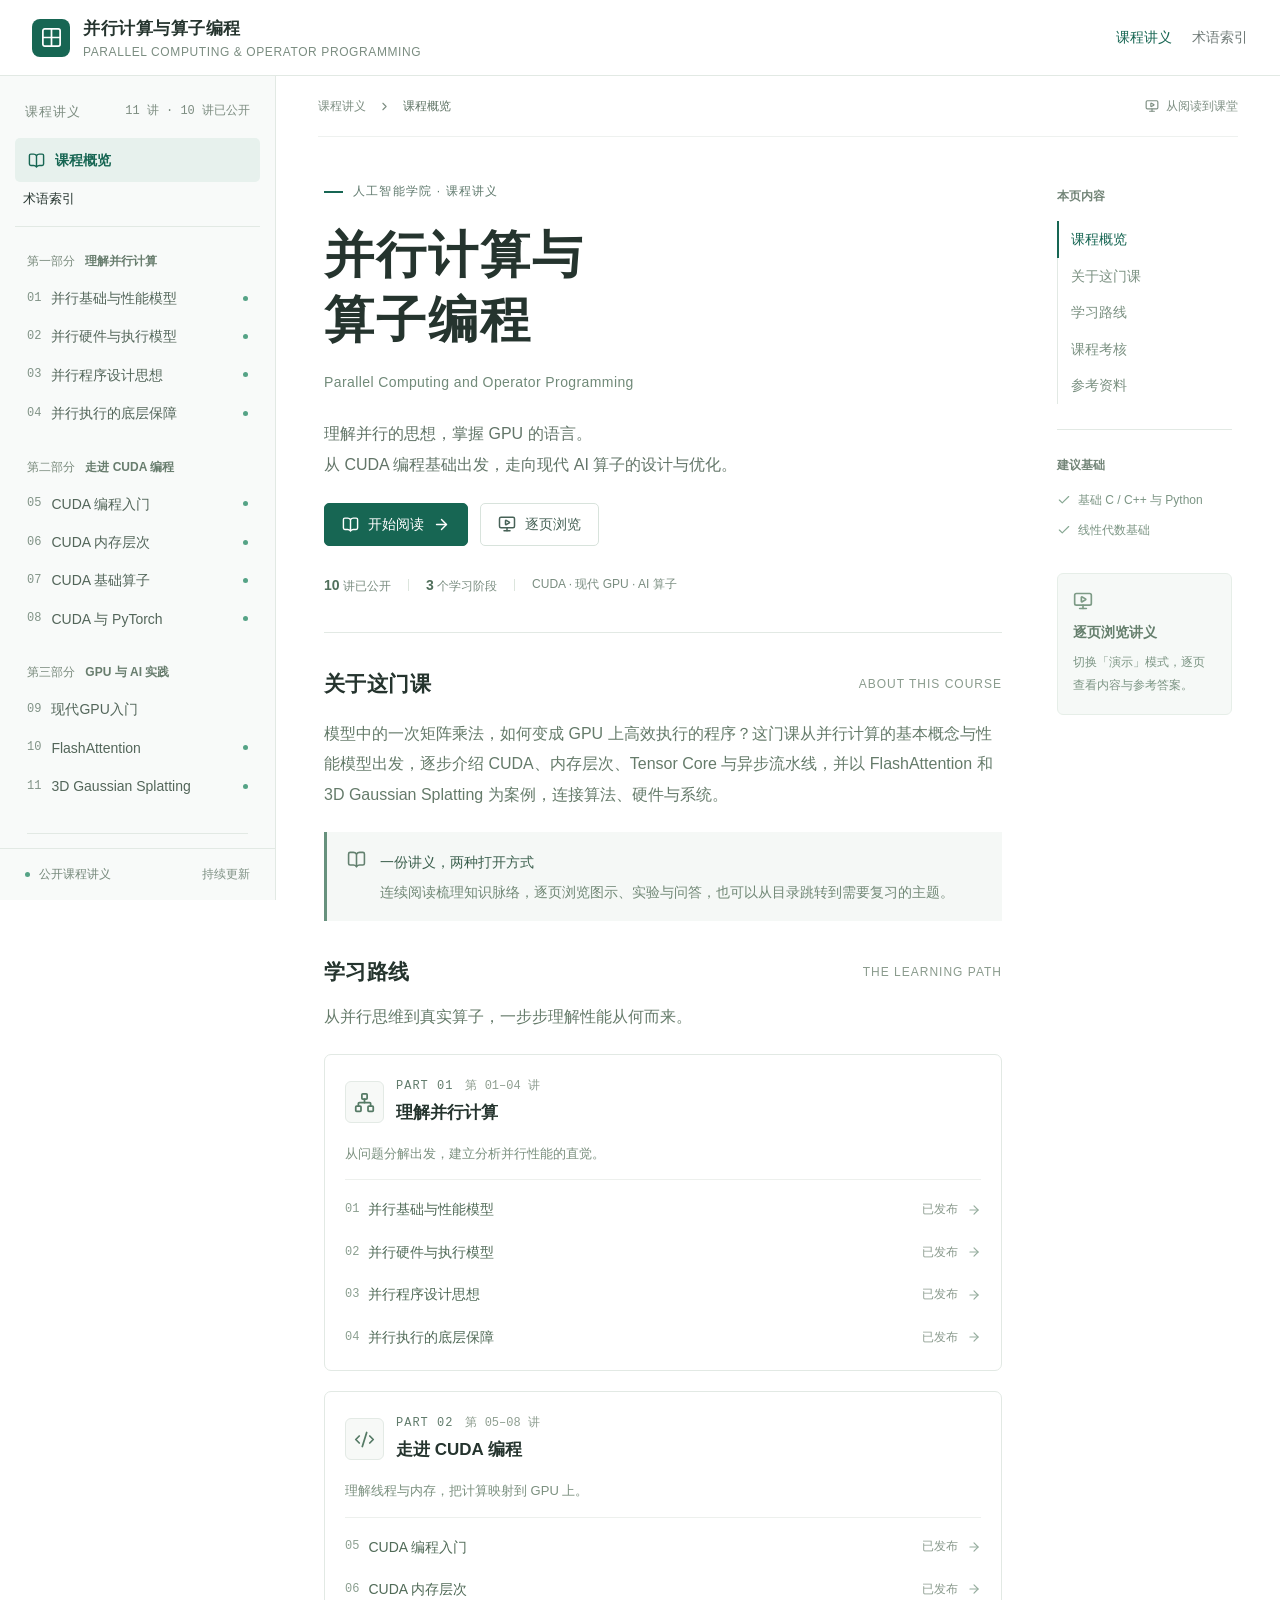
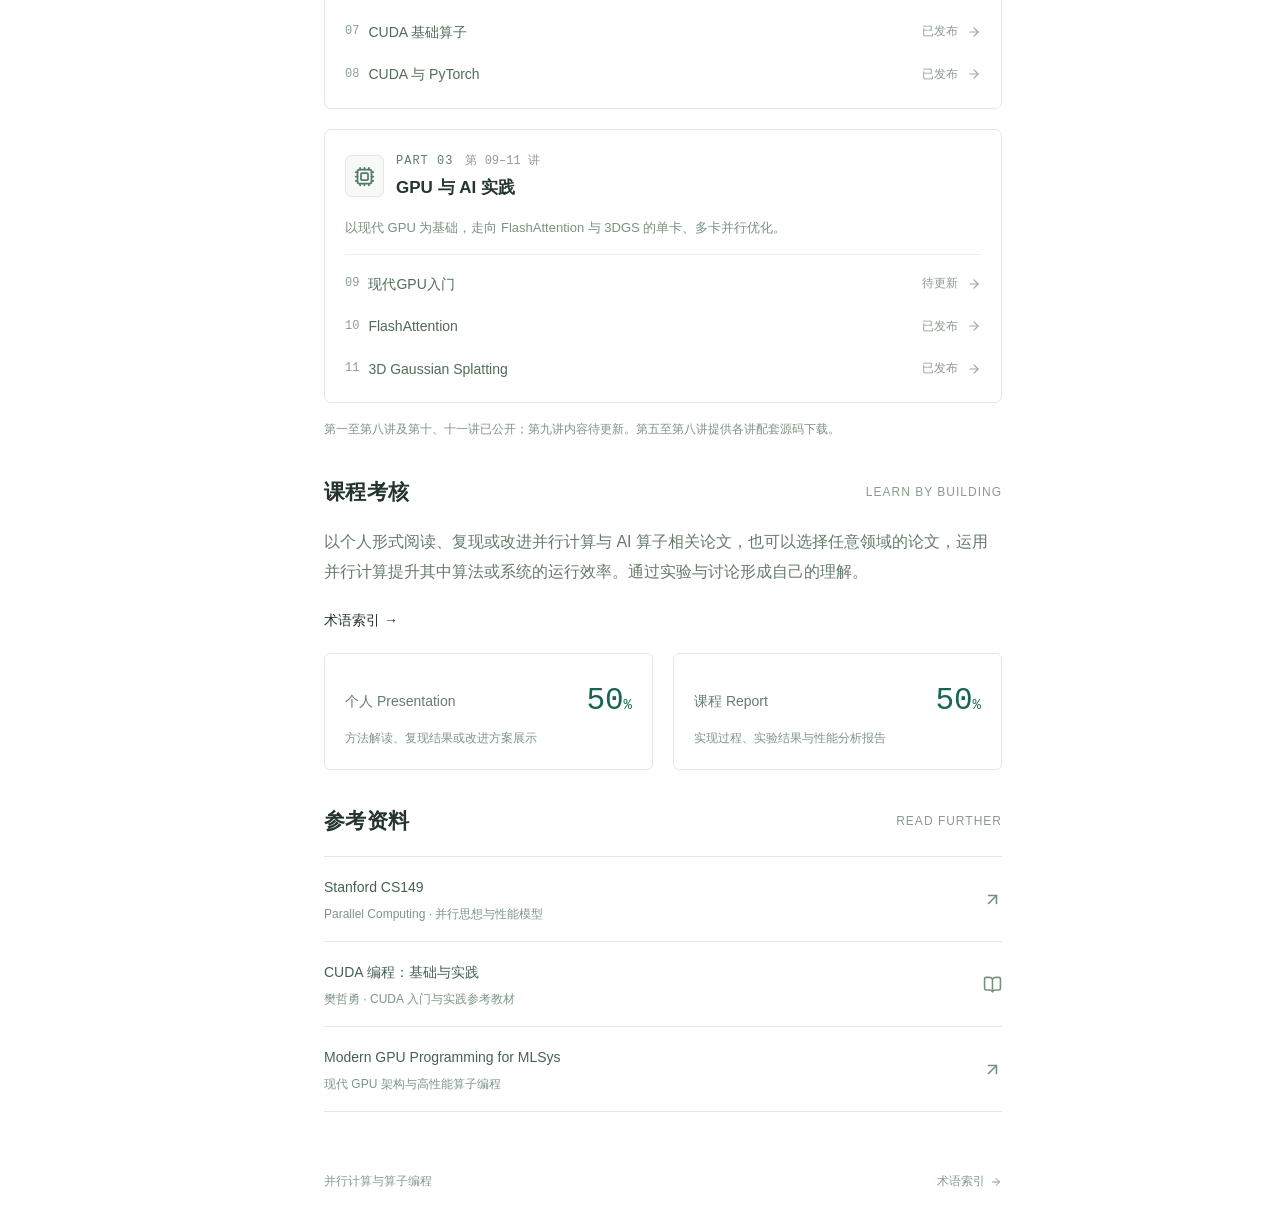
<file: site/index.html>
<!doctype html>
<html lang="zh-CN"><head><meta charset="UTF-8"/><meta name="viewport" content="width=device-width, initial-scale=1.0"/><meta name="course-root" content="./"/><meta name="course-route" content="/"/><meta name="description" content="并行计算与算子编程课程讲义。阅读第一讲与第二讲：并行计算、性能模型、CPU/GPU硬件与执行模型。"/><title>课程概览 · 并行计算与算子编程</title><link rel="icon" type="image/svg+xml" href="./favicon.svg"/>  <script type="module" crossorigin src="./assets/index-Do3mmC7H.js"></script>
  <link rel="stylesheet" crossorigin href="./assets/index-Bylqt7jZ.css">
</head><body><div id="root"><div data-slot="sidebar-wrapper" style="--sidebar-width:276px;--sidebar-width-icon:3rem" class="group/sidebar-wrapper flex min-h-svh w-full has-data-[variant=inset]:bg-sidebar course-app"><a class="skip-link" href="#main-content">跳转至正文</a><header class="site-header"><a href="./" class="brand"><span class="brand-mark"><svg xmlns="http://www.w3.org/2000/svg" width="23" height="23" viewBox="0 0 24 24" fill="none" stroke="currentColor" stroke-width="1.8" stroke-linecap="round" stroke-linejoin="round" class="lucide lucide-grid2x2 lucide-grid-2x2" aria-hidden="true"><path d="M12 3v18"></path><path d="M3 12h18"></path><rect x="3" y="3" width="18" height="18" rx="2"></rect></svg></span><span>并行计算与算子编程<small>PARALLEL COMPUTING &amp; OPERATOR PROGRAMMING</small></span></a><nav class="header-nav" aria-label="网站导航"><a href="./" class="current">课程讲义</a><a href="./glossary/">术语索引</a><span class="institution"><svg xmlns="http://www.w3.org/2000/svg" width="17" height="17" viewBox="0 0 24 24" fill="none" stroke="currentColor" stroke-width="2" stroke-linecap="round" stroke-linejoin="round" class="lucide lucide-graduation-cap" aria-hidden="true"><path d="M21.42 10.922a1 1 0 0 0-.019-1.838L12.83 5.18a2 2 0 0 0-1.66 0L2.6 9.08a1 1 0 0 0 0 1.832l8.57 3.908a2 2 0 0 0 1.66 0z"></path><path d="M22 10v6"></path><path d="M6 12.5V16a6 3 0 0 0 12 0v-3.5"></path></svg>人工智能学院</span></nav></header><div class="group peer hidden text-sidebar-foreground md:block" data-state="expanded" data-collapsible="" data-variant="sidebar" data-side="left" data-slot="sidebar"><div data-slot="sidebar-gap" class="transition-[width] duration-200 ease-linear relative w-(--sidebar-width) bg-transparent group-data-[collapsible=offcanvas]:w-0 group-data-[side=right]:rotate-180 group-data-[collapsible=icon]:w-(--sidebar-width-icon)"></div><div data-slot="sidebar-container" data-side="left" class="fixed inset-y-0 z-10 hidden h-svh w-(--sidebar-width) transition-[left,right,width] duration-200 ease-linear data-[side=left]:left-0 data-[side=left]:group-data-[collapsible=offcanvas]:left-[calc(var(--sidebar-width)*-1)] data-[side=right]:right-0 data-[side=right]:group-data-[collapsible=offcanvas]:right-[calc(var(--sidebar-width)*-1)] md:flex group-data-[collapsible=icon]:w-(--sidebar-width-icon) group-data-[side=left]:border-r group-data-[side=right]:border-l course-sidebar"><div data-sidebar="sidebar" data-slot="sidebar-inner" class="bg-sidebar group-data-[variant=floating]:ring-sidebar-border group-data-[variant=floating]:rounded-lg group-data-[variant=floating]:shadow-sm group-data-[variant=floating]:ring-1 flex size-full flex-col"><div class="sidebar-heading">课程讲义 <span>11 讲 · 10 讲已公开</span></div><div data-slot="sidebar-content" data-sidebar="content" class="no-scrollbar gap-0 flex min-h-0 flex-1 flex-col overflow-auto group-data-[collapsible=icon]:overflow-hidden course-nav"><a href="./" class="overview-link active"><svg xmlns="http://www.w3.org/2000/svg" width="17" height="17" viewBox="0 0 24 24" fill="none" stroke="currentColor" stroke-width="2" stroke-linecap="round" stroke-linejoin="round" class="lucide lucide-book-open" aria-hidden="true"><path d="M12 5v16"></path><path d="M20.001 19A2 2 0 0022 17V5a2 2 0 00-1.999-2L16 3.002A5 5 0 0012 5a5 5 0 00-4-2H4a2 2 0 00-2 2v12a2 2 0 001.999 2H8a5 5 0 014 2 5 5 0 014-2z"></path></svg>课程概览</a><div class="learning-sidebar"><a href="./glossary/">术语索引</a></div><div class="nav-part"><p>第<!-- -->一<!-- -->部分 <span>理解并行计算</span></p><a href="./lectures/01-introduction/" class="lesson-link "><span class="lesson-number">01</span><span>并行基础与性能模型</span><i class="status-dot"></i></a><a href="./lectures/02-execution-models/" class="lesson-link "><span class="lesson-number">02</span><span>并行硬件与执行模型</span><i class="status-dot"></i></a><a href="./lectures/03-parallel-design/" class="lesson-link "><span class="lesson-number">03</span><span>并行程序设计思想</span><i class="status-dot"></i></a><a href="./lectures/04-memory-synchronization/" class="lesson-link "><span class="lesson-number">04</span><span>并行执行的底层保障</span><i class="status-dot"></i></a></div><div class="nav-part"><p>第<!-- -->二<!-- -->部分 <span>走进 CUDA 编程</span></p><a href="./lectures/05-cuda-introduction/" class="lesson-link "><span class="lesson-number">05</span><span>CUDA 编程入门</span><i class="status-dot"></i></a><a href="./lectures/06-memory-hierarchy/" class="lesson-link "><span class="lesson-number">06</span><span>CUDA 内存层次</span><i class="status-dot"></i></a><a href="./lectures/07-parallel-primitives/" class="lesson-link "><span class="lesson-number">07</span><span>CUDA 基础算子</span><i class="status-dot"></i></a><a href="./lectures/08-dnns-on-gpus/" class="lesson-link "><span class="lesson-number">08</span><span>CUDA 与 PyTorch</span><i class="status-dot"></i></a></div><div class="nav-part"><p>第<!-- -->三<!-- -->部分 <span>GPU 与 AI 实践</span></p><a href="./lectures/09-modern-architecture/" class="lesson-link "><span class="lesson-number">09</span><span>现代GPU入门</span></a><a href="./lectures/10-flash-attention/" class="lesson-link "><span class="lesson-number">10</span><span>FlashAttention</span><i class="status-dot"></i></a><a href="./lectures/11-gaussian-splatting/" class="lesson-link "><span class="lesson-number">11</span><span>3D Gaussian Splatting</span><i class="status-dot"></i></a></div><a href="./#resources" class="sidebar-resource">参考资料 <svg xmlns="http://www.w3.org/2000/svg" width="15" height="15" viewBox="0 0 24 24" fill="none" stroke="currentColor" stroke-width="2" stroke-linecap="round" stroke-linejoin="round" class="lucide lucide-arrow-up-right" aria-hidden="true"><path d="M7 7h10v10"></path><path d="M7 17 17 7"></path></svg></a></div><div class="sidebar-footer"><span class="status-dot"></span>公开课程讲义 <span>持续更新</span></div></div></div></div><div class="site-body"><div class="breadcrumb"><div><button class="icon-button mobile-menu" aria-label="打开课程目录"><svg xmlns="http://www.w3.org/2000/svg" width="20" height="20" viewBox="0 0 24 24" fill="none" stroke="currentColor" stroke-width="2" stroke-linecap="round" stroke-linejoin="round" class="lucide lucide-menu" aria-hidden="true"><path d="M4 5h16"></path><path d="M4 12h16"></path><path d="M4 19h16"></path></svg></button><a href="./">课程讲义</a><svg xmlns="http://www.w3.org/2000/svg" width="13" height="13" viewBox="0 0 24 24" fill="none" stroke="currentColor" stroke-width="2" stroke-linecap="round" stroke-linejoin="round" class="lucide lucide-chevron-right" aria-hidden="true"><path d="m9 18 6-6-6-6"></path></svg><span>课程概览</span></div><span class="breadcrumb-note"><svg xmlns="http://www.w3.org/2000/svg" width="14" height="14" viewBox="0 0 24 24" fill="none" stroke="currentColor" stroke-width="2" stroke-linecap="round" stroke-linejoin="round" class="lucide lucide-monitor-play" aria-hidden="true"><path d="M15.033 9.44a.647.647 0 0 1 0 1.12l-4.065 2.352a.645.645 0 0 1-.968-.56V7.648a.645.645 0 0 1 .967-.56z"></path><path d="M12 17v4"></path><path d="M8 21h8"></path><rect x="2" y="3" width="20" height="14" rx="2"></rect></svg>从阅读到课堂</span></div><div class="reading-layout"><main id="main-content" class="home-content"><section id="overview" class="course-intro"><div class="eyebrow"><span class="green-rule"></span>人工智能学院 · 课程讲义</div><h1>并行计算与<span>算子编程</span></h1><p class="english-title">Parallel Computing and Operator Programming</p><p class="intro-copy">理解并行的思想，掌握 GPU 的语言。<br/>从 CUDA 编程基础出发，走向现代 AI 算子的设计与优化。</p><div class="intro-actions"><a href="./lectures/01-introduction/" class="button primary"><svg xmlns="http://www.w3.org/2000/svg" width="17" height="17" viewBox="0 0 24 24" fill="none" stroke="currentColor" stroke-width="2" stroke-linecap="round" stroke-linejoin="round" class="lucide lucide-book-open" aria-hidden="true"><path d="M12 5v16"></path><path d="M20.001 19A2 2 0 0022 17V5a2 2 0 00-1.999-2L16 3.002A5 5 0 0012 5a5 5 0 00-4-2H4a2 2 0 00-2 2v12a2 2 0 001.999 2H8a5 5 0 014 2 5 5 0 014-2z"></path></svg>开始阅读<svg xmlns="http://www.w3.org/2000/svg" width="17" height="17" viewBox="0 0 24 24" fill="none" stroke="currentColor" stroke-width="2" stroke-linecap="round" stroke-linejoin="round" class="lucide lucide-arrow-right" aria-hidden="true"><path d="M5 12h14"></path><path d="m12 5 7 7-7 7"></path></svg></a><a href="./lectures/01-introduction/?mode=slides" class="button secondary"><svg xmlns="http://www.w3.org/2000/svg" width="18" height="18" viewBox="0 0 24 24" fill="none" stroke="currentColor" stroke-width="2" stroke-linecap="round" stroke-linejoin="round" class="lucide lucide-monitor-play" aria-hidden="true"><path d="M15.033 9.44a.647.647 0 0 1 0 1.12l-4.065 2.352a.645.645 0 0 1-.968-.56V7.648a.645.645 0 0 1 .967-.56z"></path><path d="M12 17v4"></path><path d="M8 21h8"></path><rect x="2" y="3" width="20" height="14" rx="2"></rect></svg>逐页浏览</a></div><div class="course-metadata"><span><strong>10</strong> 讲已公开</span><i></i><span><strong>3</strong> 个学习阶段</span><i></i><span>CUDA · 现代 GPU · AI 算子</span></div></section><section class="course-section" id="about"><div class="section-title"><h2>关于这门课</h2><span>ABOUT THIS COURSE</span></div><p>模型中的一次矩阵乘法，如何变成 GPU 上高效执行的程序？这门课从并行计算的基本概念与性能模型出发，逐步介绍 CUDA、内存层次、Tensor Core 与异步流水线，并以 FlashAttention 和 3D Gaussian Splatting 为案例，连接算法、硬件与系统。</p><div class="reading-note"><svg xmlns="http://www.w3.org/2000/svg" width="19" height="19" viewBox="0 0 24 24" fill="none" stroke="currentColor" stroke-width="2" stroke-linecap="round" stroke-linejoin="round" class="lucide lucide-book-open" aria-hidden="true"><path d="M12 5v16"></path><path d="M20.001 19A2 2 0 0022 17V5a2 2 0 00-1.999-2L16 3.002A5 5 0 0012 5a5 5 0 00-4-2H4a2 2 0 00-2 2v12a2 2 0 001.999 2H8a5 5 0 014 2 5 5 0 014-2z"></path></svg><div><strong>一份讲义，两种打开方式</strong><p>连续阅读梳理知识脉络，逐页浏览图示、实验与问答，也可以从目录跳转到需要复习的主题。</p></div></div></section><section class="course-section" id="syllabus"><div class="section-title"><h2>学习路线</h2><span>THE LEARNING PATH</span></div><p class="section-description">从并行思维到真实算子，一步步理解性能从何而来。</p><div class="learning-path"><div class="path-part"><div class="path-heading"><span class="part-icon"><svg xmlns="http://www.w3.org/2000/svg" width="21" height="21" viewBox="0 0 24 24" fill="none" stroke="currentColor" stroke-width="2" stroke-linecap="round" stroke-linejoin="round" class="lucide lucide-network" aria-hidden="true"><rect x="16" y="16" width="6" height="6" rx="1"></rect><rect x="2" y="16" width="6" height="6" rx="1"></rect><rect x="9" y="2" width="6" height="6" rx="1"></rect><path d="M5 16v-3a1 1 0 0 1 1-1h12a1 1 0 0 1 1 1v3"></path><path d="M12 12V8"></path></svg></span><div><div class="part-label">PART <!-- -->01<!-- --> <span>第 <!-- -->01–04<!-- --> 讲</span></div><h3>理解并行计算</h3></div></div><p>从问题分解出发，建立分析并行性能的直觉。</p><div class="path-lessons"><a href="./lectures/01-introduction/"><span>01</span><strong>并行基础与性能模型</strong><small>已发布</small><svg xmlns="http://www.w3.org/2000/svg" width="14" height="14" viewBox="0 0 24 24" fill="none" stroke="currentColor" stroke-width="2" stroke-linecap="round" stroke-linejoin="round" class="lucide lucide-arrow-right" aria-hidden="true"><path d="M5 12h14"></path><path d="m12 5 7 7-7 7"></path></svg></a><a href="./lectures/02-execution-models/"><span>02</span><strong>并行硬件与执行模型</strong><small>已发布</small><svg xmlns="http://www.w3.org/2000/svg" width="14" height="14" viewBox="0 0 24 24" fill="none" stroke="currentColor" stroke-width="2" stroke-linecap="round" stroke-linejoin="round" class="lucide lucide-arrow-right" aria-hidden="true"><path d="M5 12h14"></path><path d="m12 5 7 7-7 7"></path></svg></a><a href="./lectures/03-parallel-design/"><span>03</span><strong>并行程序设计思想</strong><small>已发布</small><svg xmlns="http://www.w3.org/2000/svg" width="14" height="14" viewBox="0 0 24 24" fill="none" stroke="currentColor" stroke-width="2" stroke-linecap="round" stroke-linejoin="round" class="lucide lucide-arrow-right" aria-hidden="true"><path d="M5 12h14"></path><path d="m12 5 7 7-7 7"></path></svg></a><a href="./lectures/04-memory-synchronization/"><span>04</span><strong>并行执行的底层保障</strong><small>已发布</small><svg xmlns="http://www.w3.org/2000/svg" width="14" height="14" viewBox="0 0 24 24" fill="none" stroke="currentColor" stroke-width="2" stroke-linecap="round" stroke-linejoin="round" class="lucide lucide-arrow-right" aria-hidden="true"><path d="M5 12h14"></path><path d="m12 5 7 7-7 7"></path></svg></a></div></div><div class="path-part"><div class="path-heading"><span class="part-icon"><svg xmlns="http://www.w3.org/2000/svg" width="21" height="21" viewBox="0 0 24 24" fill="none" stroke="currentColor" stroke-width="2" stroke-linecap="round" stroke-linejoin="round" class="lucide lucide-code-xml" aria-hidden="true"><path d="m18 16 4-4-4-4"></path><path d="m6 8-4 4 4 4"></path><path d="m14.5 4-5 16"></path></svg></span><div><div class="part-label">PART <!-- -->02<!-- --> <span>第 <!-- -->05–08<!-- --> 讲</span></div><h3>走进 CUDA 编程</h3></div></div><p>理解线程与内存，把计算映射到 GPU 上。</p><div class="path-lessons"><a href="./lectures/05-cuda-introduction/"><span>05</span><strong>CUDA 编程入门</strong><small>已发布</small><svg xmlns="http://www.w3.org/2000/svg" width="14" height="14" viewBox="0 0 24 24" fill="none" stroke="currentColor" stroke-width="2" stroke-linecap="round" stroke-linejoin="round" class="lucide lucide-arrow-right" aria-hidden="true"><path d="M5 12h14"></path><path d="m12 5 7 7-7 7"></path></svg></a><a href="./lectures/06-memory-hierarchy/"><span>06</span><strong>CUDA 内存层次</strong><small>已发布</small><svg xmlns="http://www.w3.org/2000/svg" width="14" height="14" viewBox="0 0 24 24" fill="none" stroke="currentColor" stroke-width="2" stroke-linecap="round" stroke-linejoin="round" class="lucide lucide-arrow-right" aria-hidden="true"><path d="M5 12h14"></path><path d="m12 5 7 7-7 7"></path></svg></a><a href="./lectures/07-parallel-primitives/"><span>07</span><strong>CUDA 基础算子</strong><small>已发布</small><svg xmlns="http://www.w3.org/2000/svg" width="14" height="14" viewBox="0 0 24 24" fill="none" stroke="currentColor" stroke-width="2" stroke-linecap="round" stroke-linejoin="round" class="lucide lucide-arrow-right" aria-hidden="true"><path d="M5 12h14"></path><path d="m12 5 7 7-7 7"></path></svg></a><a href="./lectures/08-dnns-on-gpus/"><span>08</span><strong>CUDA 与 PyTorch</strong><small>已发布</small><svg xmlns="http://www.w3.org/2000/svg" width="14" height="14" viewBox="0 0 24 24" fill="none" stroke="currentColor" stroke-width="2" stroke-linecap="round" stroke-linejoin="round" class="lucide lucide-arrow-right" aria-hidden="true"><path d="M5 12h14"></path><path d="m12 5 7 7-7 7"></path></svg></a></div></div><div class="path-part"><div class="path-heading"><span class="part-icon"><svg xmlns="http://www.w3.org/2000/svg" width="21" height="21" viewBox="0 0 24 24" fill="none" stroke="currentColor" stroke-width="2" stroke-linecap="round" stroke-linejoin="round" class="lucide lucide-cpu" aria-hidden="true"><path d="M12 20v2"></path><path d="M12 2v2"></path><path d="M17 20v2"></path><path d="M17 2v2"></path><path d="M2 12h2"></path><path d="M2 17h2"></path><path d="M2 7h2"></path><path d="M20 12h2"></path><path d="M20 17h2"></path><path d="M20 7h2"></path><path d="M7 20v2"></path><path d="M7 2v2"></path><rect x="4" y="4" width="16" height="16" rx="2"></rect><rect x="8" y="8" width="8" height="8" rx="1"></rect></svg></span><div><div class="part-label">PART <!-- -->03<!-- --> <span>第 <!-- -->09–11<!-- --> 讲</span></div><h3>GPU 与 AI 实践</h3></div></div><p>以现代 GPU 为基础，走向 FlashAttention 与 3DGS 的单卡、多卡并行优化。</p><div class="path-lessons"><a href="./lectures/09-modern-architecture/"><span>09</span><strong>现代GPU入门</strong><small>待更新</small><svg xmlns="http://www.w3.org/2000/svg" width="14" height="14" viewBox="0 0 24 24" fill="none" stroke="currentColor" stroke-width="2" stroke-linecap="round" stroke-linejoin="round" class="lucide lucide-arrow-right" aria-hidden="true"><path d="M5 12h14"></path><path d="m12 5 7 7-7 7"></path></svg></a><a href="./lectures/10-flash-attention/"><span>10</span><strong>FlashAttention</strong><small>已发布</small><svg xmlns="http://www.w3.org/2000/svg" width="14" height="14" viewBox="0 0 24 24" fill="none" stroke="currentColor" stroke-width="2" stroke-linecap="round" stroke-linejoin="round" class="lucide lucide-arrow-right" aria-hidden="true"><path d="M5 12h14"></path><path d="m12 5 7 7-7 7"></path></svg></a><a href="./lectures/11-gaussian-splatting/"><span>11</span><strong>3D Gaussian Splatting</strong><small>已发布</small><svg xmlns="http://www.w3.org/2000/svg" width="14" height="14" viewBox="0 0 24 24" fill="none" stroke="currentColor" stroke-width="2" stroke-linecap="round" stroke-linejoin="round" class="lucide lucide-arrow-right" aria-hidden="true"><path d="M5 12h14"></path><path d="m12 5 7 7-7 7"></path></svg></a></div></div></div><p class="quiet-note">第一至第八讲及第十、十一讲已公开；第九讲内容待更新。第五至第八讲提供各讲配套源码下载。</p></section><section class="course-section" id="assessment"><div class="section-title"><h2>课程考核</h2><span>LEARN BY BUILDING</span></div><p>以个人形式阅读、复现或改进并行计算与 AI 算子相关论文，也可以选择任意领域的论文，运用并行计算提升其中算法或系统的运行效率。通过实验与讨论形成自己的理解。</p><div class="learning-links"><a href="./glossary/">术语索引 →</a></div><div class="assessment-grid"><div><span>个人 Presentation</span><strong>50<span>%</span></strong><p>方法解读、复现结果或改进方案展示</p></div><div><span>课程 Report</span><strong>50<span>%</span></strong><p>实现过程、实验结果与性能分析报告</p></div></div></section><section class="course-section" id="resources"><div class="section-title"><h2>参考资料</h2><span>READ FURTHER</span></div><div class="resource-list"><a href="https://gfxcourses.stanford.edu/cs149/fall25" target="_blank" rel="noreferrer"><span><strong>Stanford CS149</strong><small>Parallel Computing · 并行思想与性能模型</small></span><svg xmlns="http://www.w3.org/2000/svg" width="19" height="19" viewBox="0 0 24 24" fill="none" stroke="currentColor" stroke-width="2" stroke-linecap="round" stroke-linejoin="round" class="lucide lucide-arrow-up-right" aria-hidden="true"><path d="M7 7h10v10"></path><path d="M7 17 17 7"></path></svg></a><div><span><strong>CUDA 编程：基础与实践</strong><small>樊哲勇 · CUDA 入门与实践参考教材</small></span><svg xmlns="http://www.w3.org/2000/svg" width="19" height="19" viewBox="0 0 24 24" fill="none" stroke="currentColor" stroke-width="2" stroke-linecap="round" stroke-linejoin="round" class="lucide lucide-book-open" aria-hidden="true"><path d="M12 5v16"></path><path d="M20.001 19A2 2 0 0022 17V5a2 2 0 00-1.999-2L16 3.002A5 5 0 0012 5a5 5 0 00-4-2H4a2 2 0 00-2 2v12a2 2 0 001.999 2H8a5 5 0 014 2 5 5 0 014-2z"></path></svg></div><a href="https://mlc.ai/modern-gpu-programming-for-mlsys/zh/" target="_blank" rel="noreferrer"><span><strong>Modern GPU Programming for MLSys</strong><small>现代 GPU 架构与高性能算子编程</small></span><svg xmlns="http://www.w3.org/2000/svg" width="19" height="19" viewBox="0 0 24 24" fill="none" stroke="currentColor" stroke-width="2" stroke-linecap="round" stroke-linejoin="round" class="lucide lucide-arrow-up-right" aria-hidden="true"><path d="M7 7h10v10"></path><path d="M7 17 17 7"></path></svg></a></div></section><footer class="page-footer"><span>并行计算与算子编程</span><a href="./glossary/">术语索引 <svg xmlns="http://www.w3.org/2000/svg" width="12" height="12" viewBox="0 0 24 24" fill="none" stroke="currentColor" stroke-width="2" stroke-linecap="round" stroke-linejoin="round" class="lucide lucide-arrow-right" aria-hidden="true"><path d="M5 12h14"></path><path d="m12 5 7 7-7 7"></path></svg></a></footer></main><aside class="page-toc"><p>本页内容</p><a class="selected" href="#overview">课程概览</a><a href="#about">关于这门课</a><a href="#syllabus">学习路线</a><a href="#assessment">课程考核</a><a href="#resources">参考资料</a><div class="toc-divider"></div><p>建议基础</p><span class="prerequisite"><svg xmlns="http://www.w3.org/2000/svg" width="14" height="14" viewBox="0 0 24 24" fill="none" stroke="currentColor" stroke-width="2" stroke-linecap="round" stroke-linejoin="round" class="lucide lucide-check" aria-hidden="true"><path d="M20 6 9 17l-5-5"></path></svg>基础 C / C++ 与 Python</span><span class="prerequisite"><svg xmlns="http://www.w3.org/2000/svg" width="14" height="14" viewBox="0 0 24 24" fill="none" stroke="currentColor" stroke-width="2" stroke-linecap="round" stroke-linejoin="round" class="lucide lucide-check" aria-hidden="true"><path d="M20 6 9 17l-5-5"></path></svg>线性代数基础</span><div class="toc-tip"><svg xmlns="http://www.w3.org/2000/svg" width="20" height="20" viewBox="0 0 24 24" fill="none" stroke="currentColor" stroke-width="2" stroke-linecap="round" stroke-linejoin="round" class="lucide lucide-monitor-play" aria-hidden="true"><path d="M15.033 9.44a.647.647 0 0 1 0 1.12l-4.065 2.352a.645.645 0 0 1-.968-.56V7.648a.645.645 0 0 1 .967-.56z"></path><path d="M12 17v4"></path><path d="M8 21h8"></path><rect x="2" y="3" width="20" height="14" rx="2"></rect></svg><strong>逐页浏览讲义</strong><span>切换「演示」模式，逐页查看内容与参考答案。</span></div></aside></div></div></div></div></body></html>
</file>
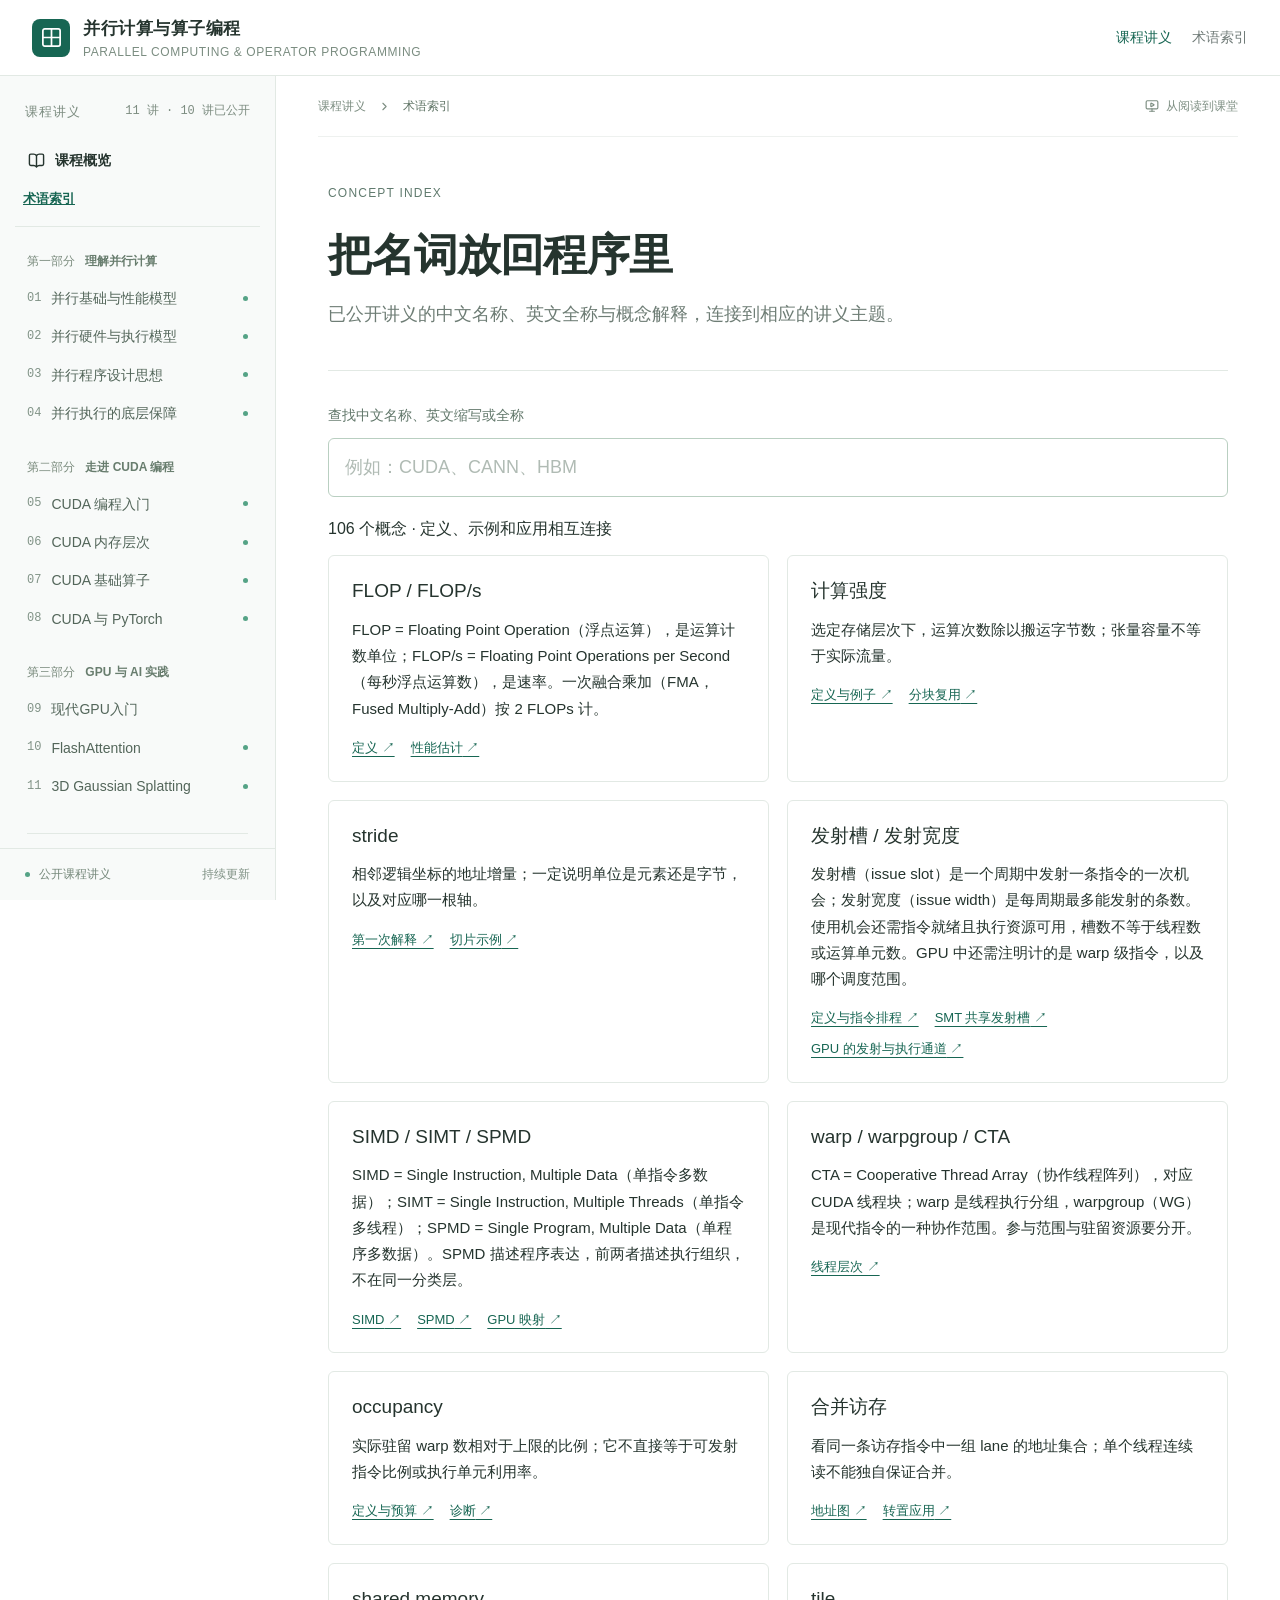
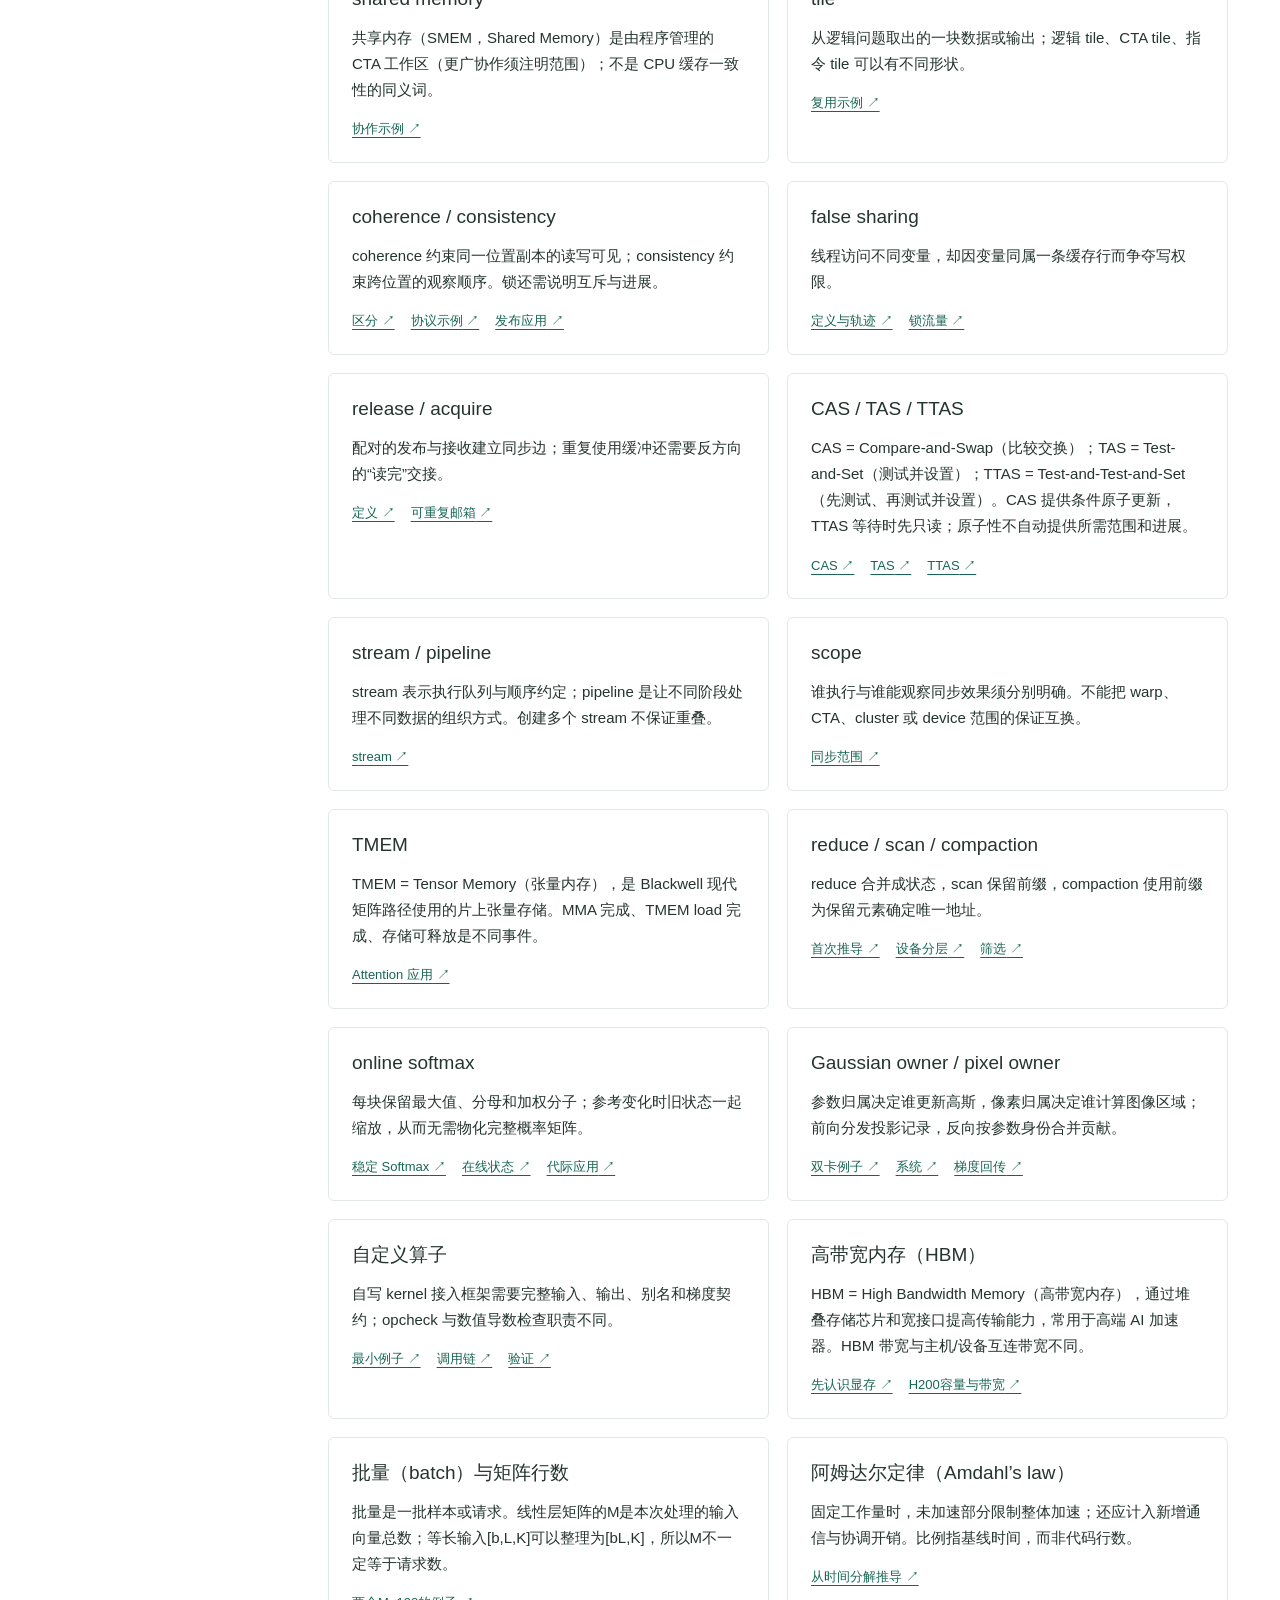
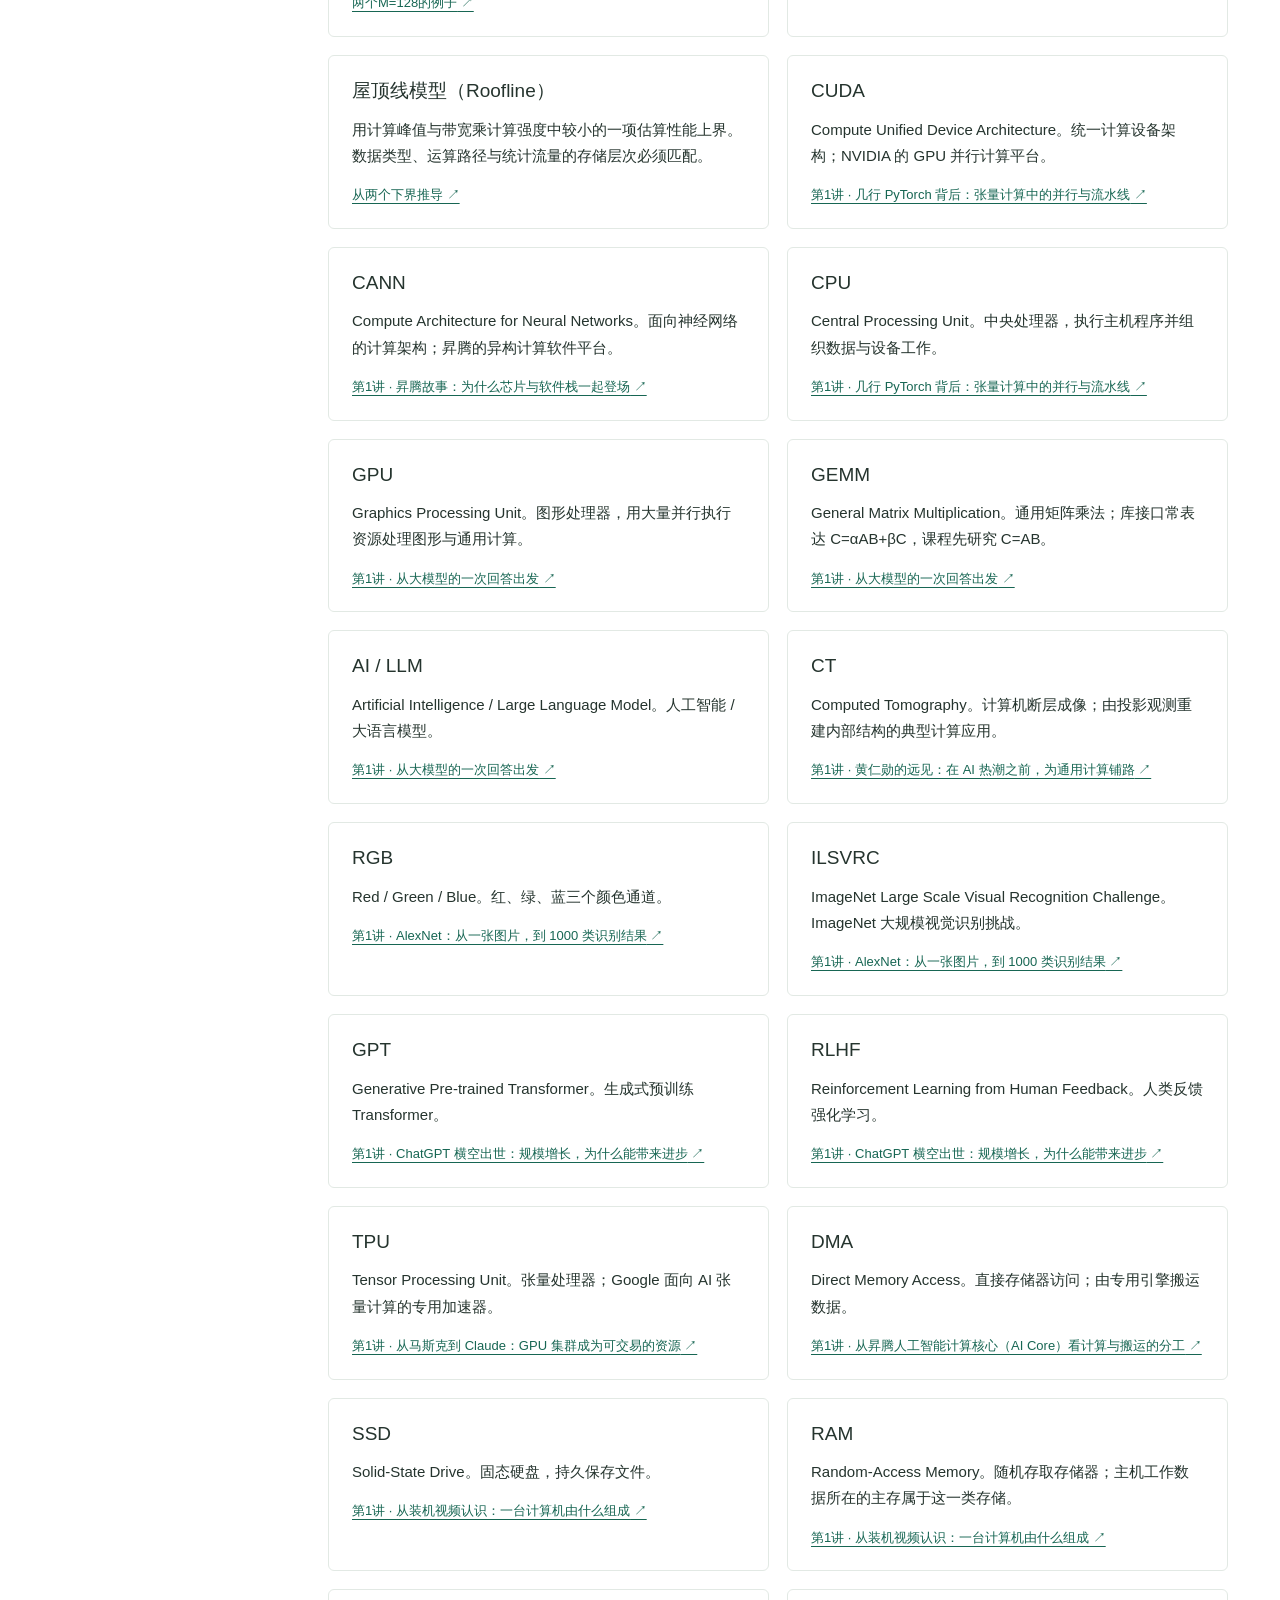
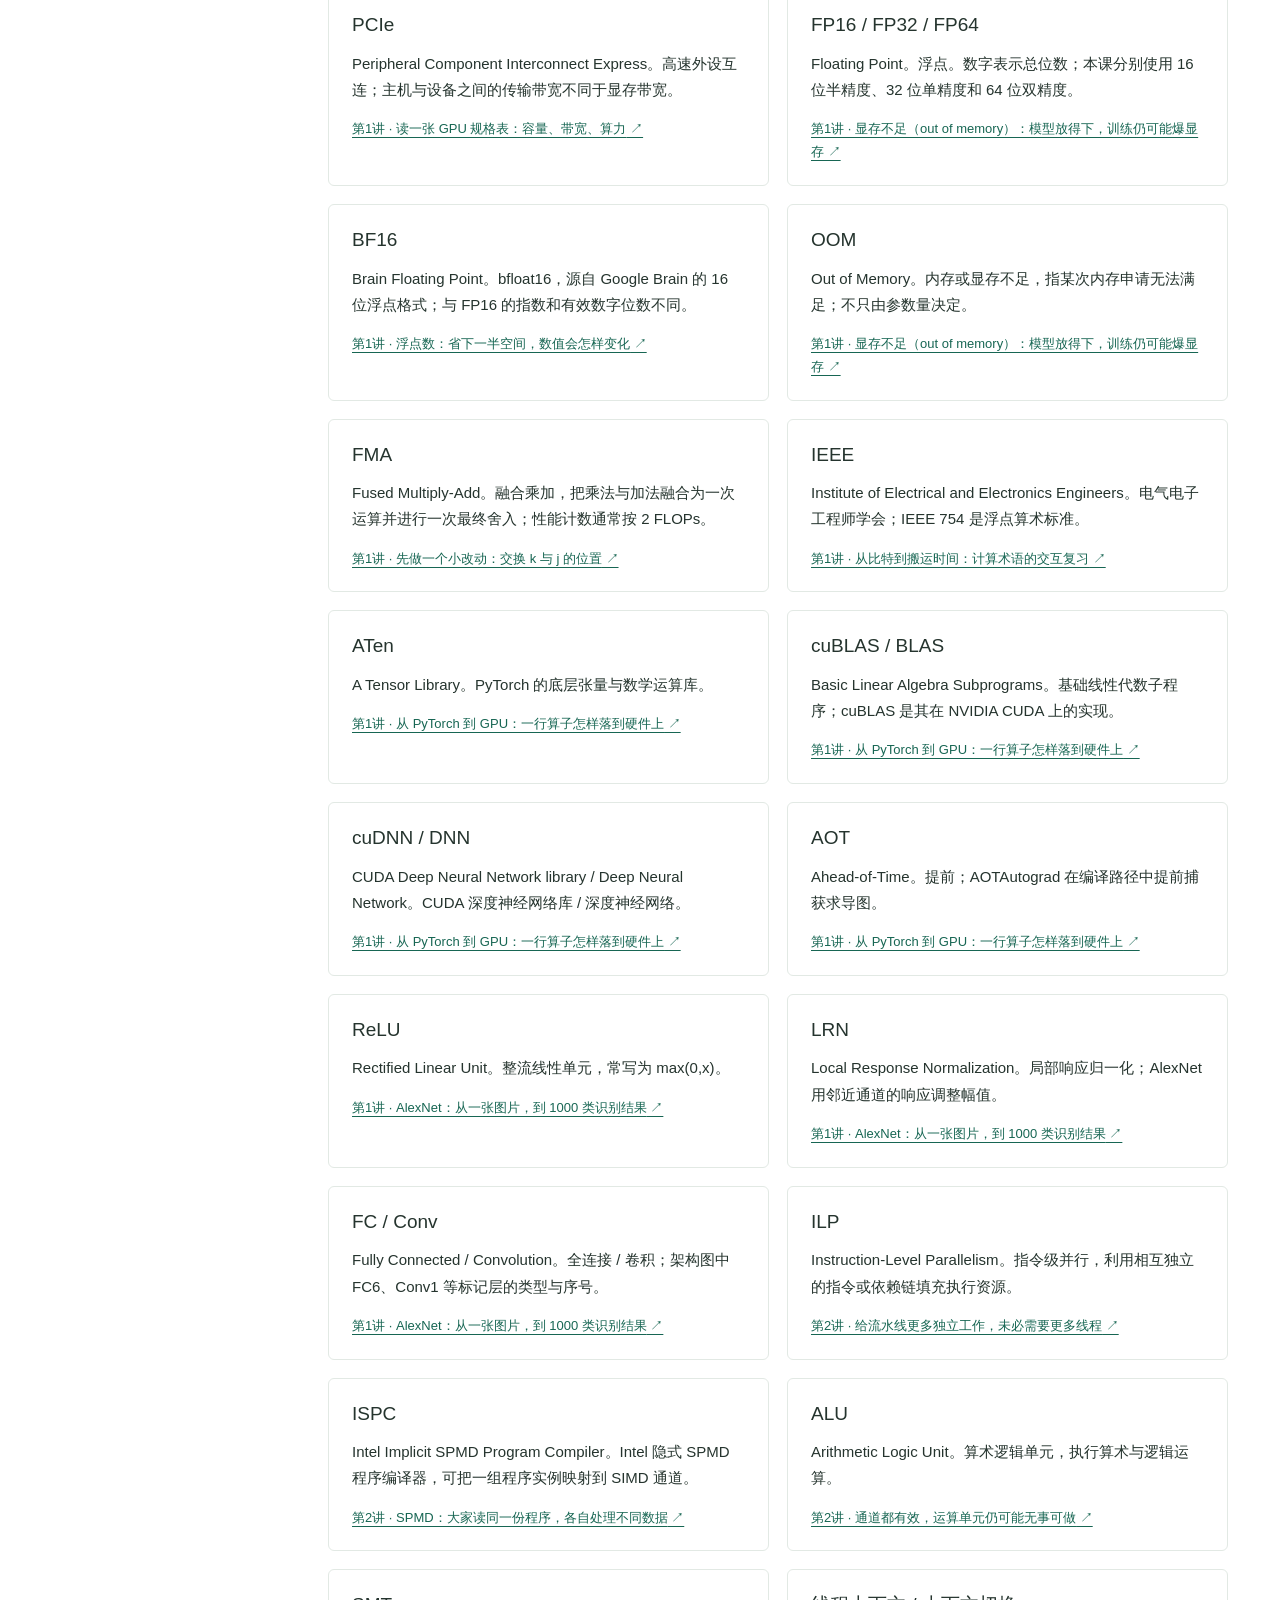
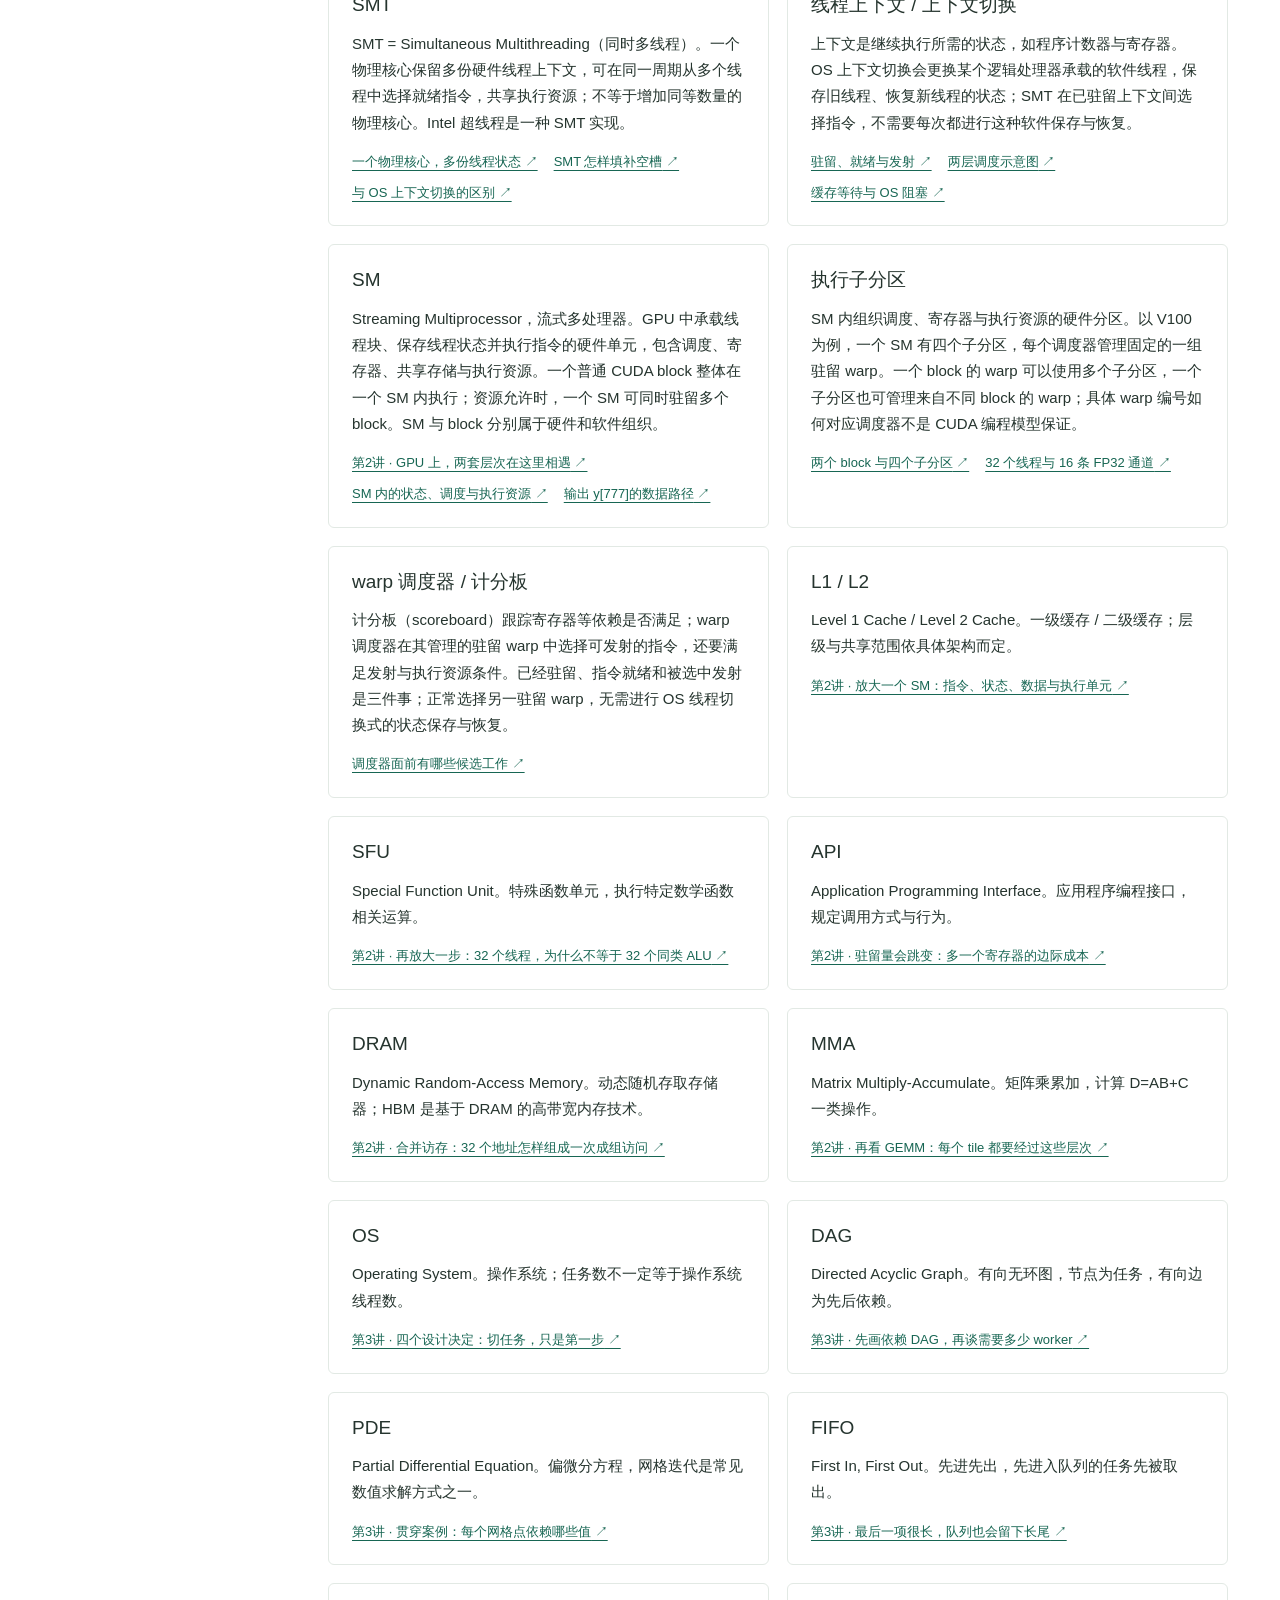
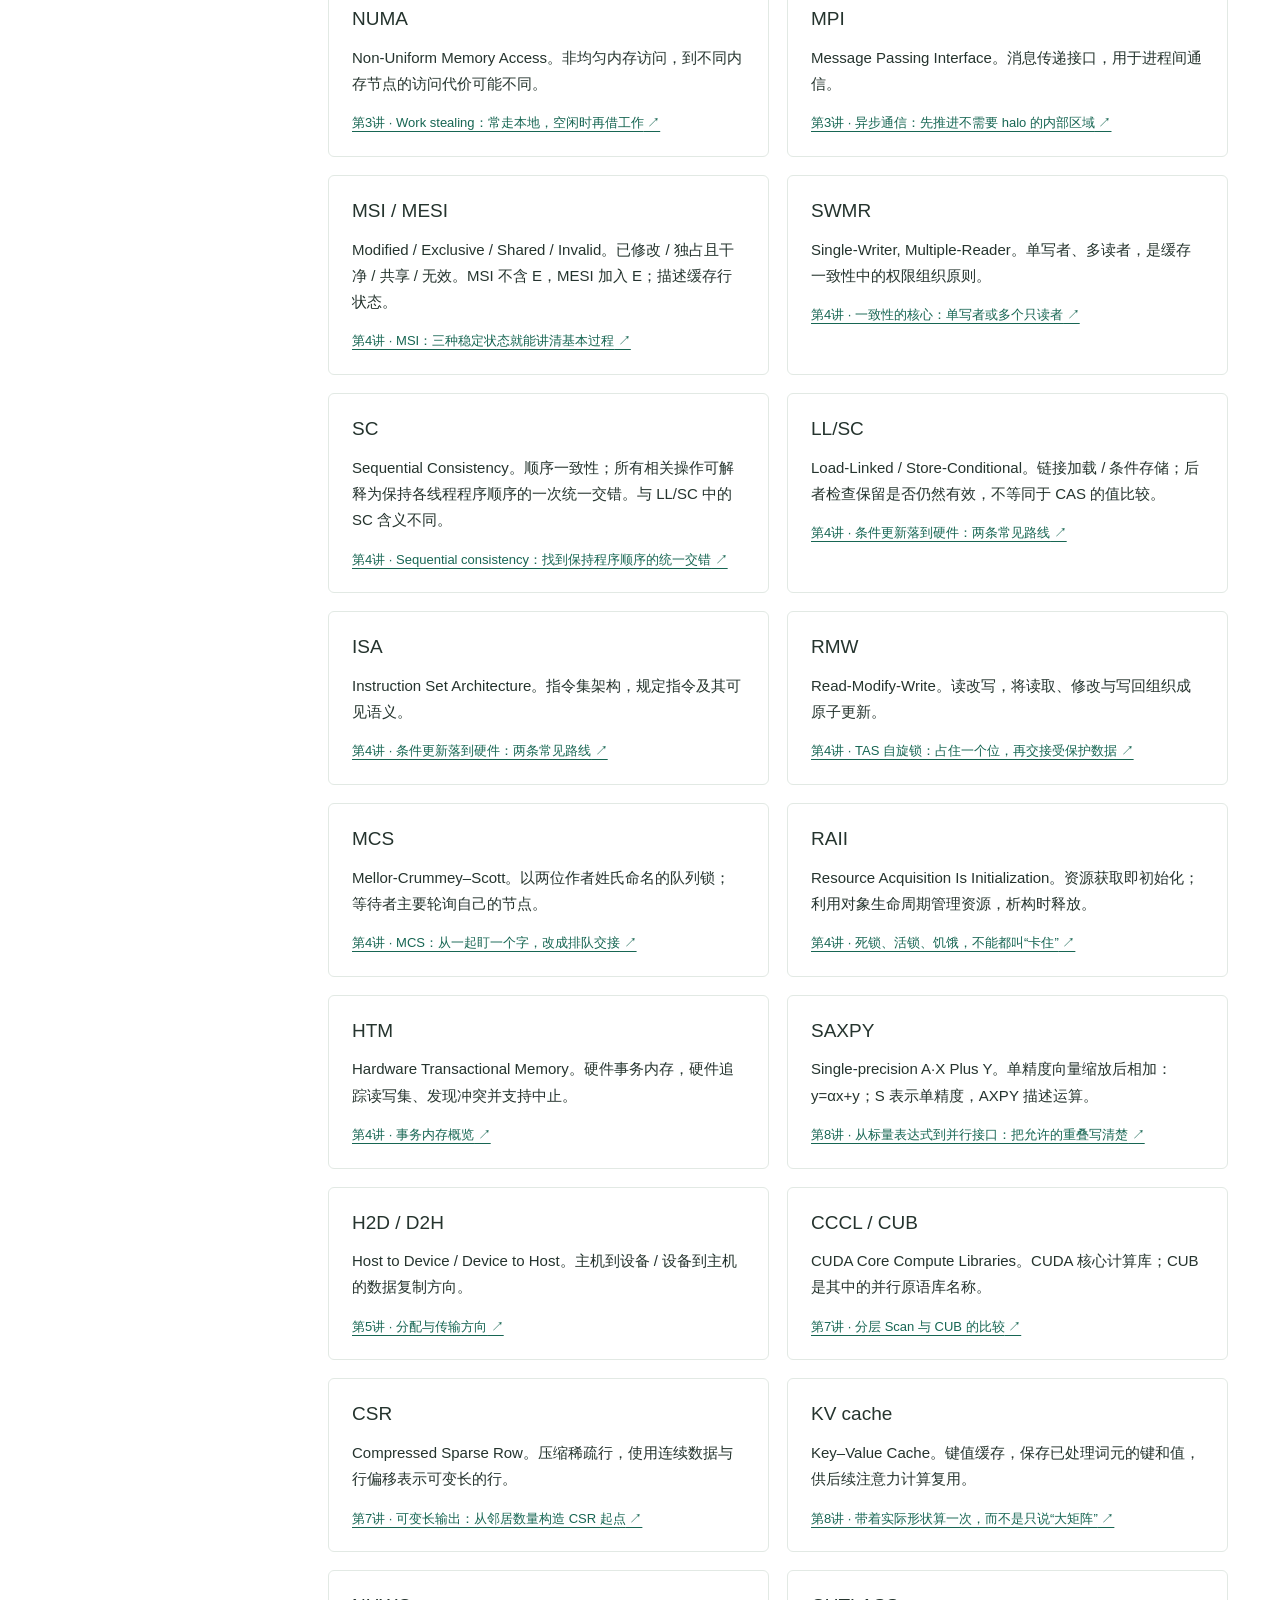
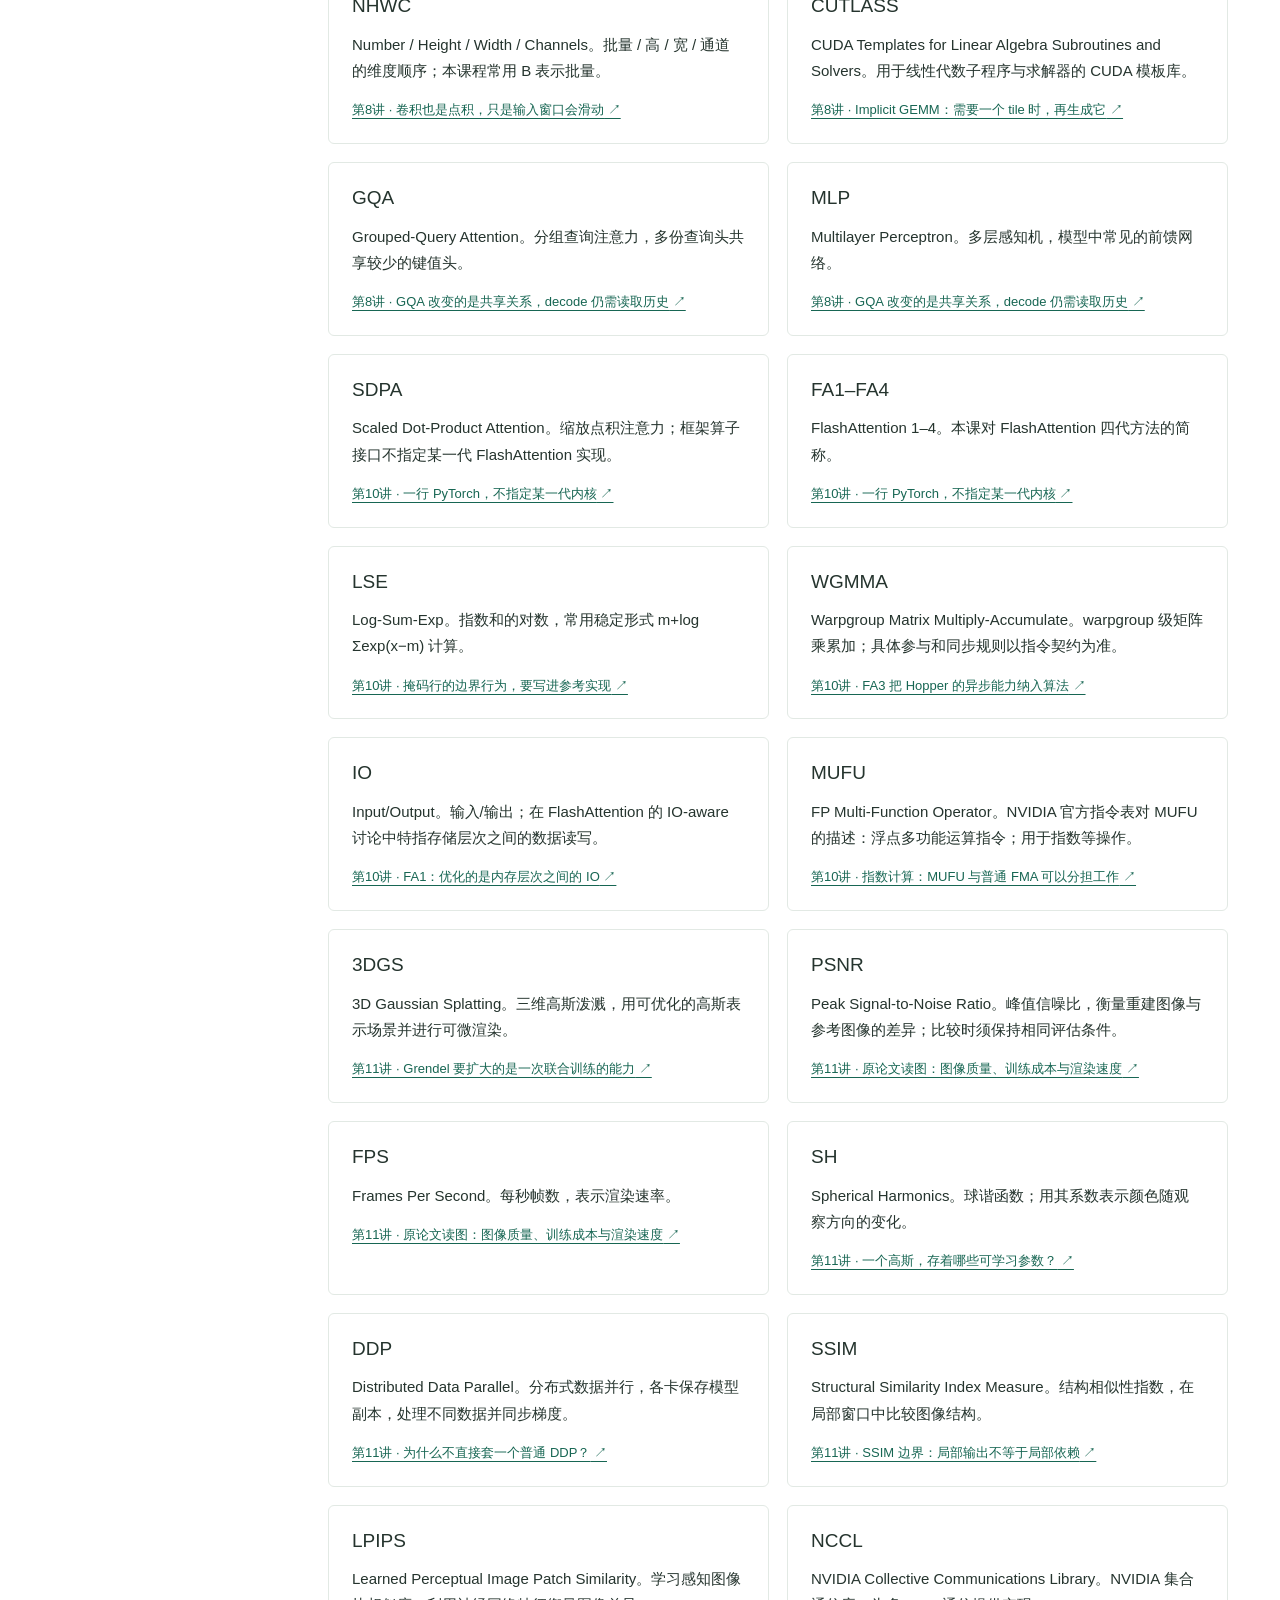
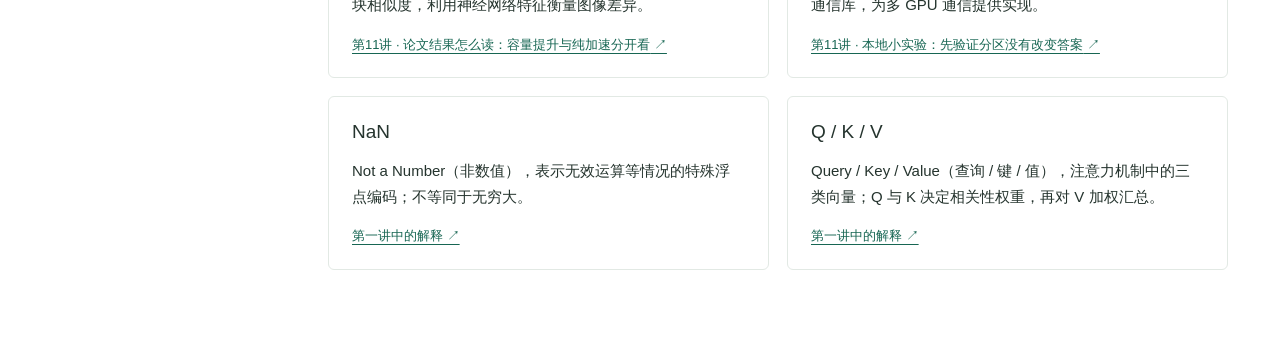
<file: site/glossary/index.html>
<!doctype html>
<html lang="zh-CN"><head><meta charset="UTF-8"/><meta name="viewport" content="width=device-width, initial-scale=1.0"/><meta name="course-root" content="../"/><meta name="course-route" content="/glossary/"/><meta name="description" content="并行计算与算子编程课程讲义。阅读第一讲与第二讲：并行计算、性能模型、CPU/GPU硬件与执行模型。"/><title>术语索引 · 并行计算与算子编程</title><link rel="icon" type="image/svg+xml" href="../favicon.svg"/>  <script type="module" crossorigin src="../assets/index-Do3mmC7H.js"></script>
  <link rel="stylesheet" crossorigin href="../assets/index-Bylqt7jZ.css">
</head><body><div id="root"><div data-slot="sidebar-wrapper" style="--sidebar-width:276px;--sidebar-width-icon:3rem" class="group/sidebar-wrapper flex min-h-svh w-full has-data-[variant=inset]:bg-sidebar course-app"><a class="skip-link" href="#main-content">跳转至正文</a><header class="site-header"><a href="../" class="brand"><span class="brand-mark"><svg xmlns="http://www.w3.org/2000/svg" width="23" height="23" viewBox="0 0 24 24" fill="none" stroke="currentColor" stroke-width="1.8" stroke-linecap="round" stroke-linejoin="round" class="lucide lucide-grid2x2 lucide-grid-2x2" aria-hidden="true"><path d="M12 3v18"></path><path d="M3 12h18"></path><rect x="3" y="3" width="18" height="18" rx="2"></rect></svg></span><span>并行计算与算子编程<small>PARALLEL COMPUTING &amp; OPERATOR PROGRAMMING</small></span></a><nav class="header-nav" aria-label="网站导航"><a href="../" class="current">课程讲义</a><a href="../glossary/">术语索引</a><span class="institution"><svg xmlns="http://www.w3.org/2000/svg" width="17" height="17" viewBox="0 0 24 24" fill="none" stroke="currentColor" stroke-width="2" stroke-linecap="round" stroke-linejoin="round" class="lucide lucide-graduation-cap" aria-hidden="true"><path d="M21.42 10.922a1 1 0 0 0-.019-1.838L12.83 5.18a2 2 0 0 0-1.66 0L2.6 9.08a1 1 0 0 0 0 1.832l8.57 3.908a2 2 0 0 0 1.66 0z"></path><path d="M22 10v6"></path><path d="M6 12.5V16a6 3 0 0 0 12 0v-3.5"></path></svg>人工智能学院</span></nav></header><div class="group peer hidden text-sidebar-foreground md:block" data-state="expanded" data-collapsible="" data-variant="sidebar" data-side="left" data-slot="sidebar"><div data-slot="sidebar-gap" class="transition-[width] duration-200 ease-linear relative w-(--sidebar-width) bg-transparent group-data-[collapsible=offcanvas]:w-0 group-data-[side=right]:rotate-180 group-data-[collapsible=icon]:w-(--sidebar-width-icon)"></div><div data-slot="sidebar-container" data-side="left" class="fixed inset-y-0 z-10 hidden h-svh w-(--sidebar-width) transition-[left,right,width] duration-200 ease-linear data-[side=left]:left-0 data-[side=left]:group-data-[collapsible=offcanvas]:left-[calc(var(--sidebar-width)*-1)] data-[side=right]:right-0 data-[side=right]:group-data-[collapsible=offcanvas]:right-[calc(var(--sidebar-width)*-1)] md:flex group-data-[collapsible=icon]:w-(--sidebar-width-icon) group-data-[side=left]:border-r group-data-[side=right]:border-l course-sidebar"><div data-sidebar="sidebar" data-slot="sidebar-inner" class="bg-sidebar group-data-[variant=floating]:ring-sidebar-border group-data-[variant=floating]:rounded-lg group-data-[variant=floating]:shadow-sm group-data-[variant=floating]:ring-1 flex size-full flex-col"><div class="sidebar-heading">课程讲义 <span>11 讲 · 10 讲已公开</span></div><div data-slot="sidebar-content" data-sidebar="content" class="no-scrollbar gap-0 flex min-h-0 flex-1 flex-col overflow-auto group-data-[collapsible=icon]:overflow-hidden course-nav"><a href="../" class="overview-link "><svg xmlns="http://www.w3.org/2000/svg" width="17" height="17" viewBox="0 0 24 24" fill="none" stroke="currentColor" stroke-width="2" stroke-linecap="round" stroke-linejoin="round" class="lucide lucide-book-open" aria-hidden="true"><path d="M12 5v16"></path><path d="M20.001 19A2 2 0 0022 17V5a2 2 0 00-1.999-2L16 3.002A5 5 0 0012 5a5 5 0 00-4-2H4a2 2 0 00-2 2v12a2 2 0 001.999 2H8a5 5 0 014 2 5 5 0 014-2z"></path></svg>课程概览</a><div class="learning-sidebar"><a href="../glossary/" aria-current="page">术语索引</a></div><div class="nav-part"><p>第<!-- -->一<!-- -->部分 <span>理解并行计算</span></p><a href="../lectures/01-introduction/" class="lesson-link "><span class="lesson-number">01</span><span>并行基础与性能模型</span><i class="status-dot"></i></a><a href="../lectures/02-execution-models/" class="lesson-link "><span class="lesson-number">02</span><span>并行硬件与执行模型</span><i class="status-dot"></i></a><a href="../lectures/03-parallel-design/" class="lesson-link "><span class="lesson-number">03</span><span>并行程序设计思想</span><i class="status-dot"></i></a><a href="../lectures/04-memory-synchronization/" class="lesson-link "><span class="lesson-number">04</span><span>并行执行的底层保障</span><i class="status-dot"></i></a></div><div class="nav-part"><p>第<!-- -->二<!-- -->部分 <span>走进 CUDA 编程</span></p><a href="../lectures/05-cuda-introduction/" class="lesson-link "><span class="lesson-number">05</span><span>CUDA 编程入门</span><i class="status-dot"></i></a><a href="../lectures/06-memory-hierarchy/" class="lesson-link "><span class="lesson-number">06</span><span>CUDA 内存层次</span><i class="status-dot"></i></a><a href="../lectures/07-parallel-primitives/" class="lesson-link "><span class="lesson-number">07</span><span>CUDA 基础算子</span><i class="status-dot"></i></a><a href="../lectures/08-dnns-on-gpus/" class="lesson-link "><span class="lesson-number">08</span><span>CUDA 与 PyTorch</span><i class="status-dot"></i></a></div><div class="nav-part"><p>第<!-- -->三<!-- -->部分 <span>GPU 与 AI 实践</span></p><a href="../lectures/09-modern-architecture/" class="lesson-link "><span class="lesson-number">09</span><span>现代GPU入门</span></a><a href="../lectures/10-flash-attention/" class="lesson-link "><span class="lesson-number">10</span><span>FlashAttention</span><i class="status-dot"></i></a><a href="../lectures/11-gaussian-splatting/" class="lesson-link "><span class="lesson-number">11</span><span>3D Gaussian Splatting</span><i class="status-dot"></i></a></div><a href="../#resources" class="sidebar-resource">参考资料 <svg xmlns="http://www.w3.org/2000/svg" width="15" height="15" viewBox="0 0 24 24" fill="none" stroke="currentColor" stroke-width="2" stroke-linecap="round" stroke-linejoin="round" class="lucide lucide-arrow-up-right" aria-hidden="true"><path d="M7 7h10v10"></path><path d="M7 17 17 7"></path></svg></a></div><div class="sidebar-footer"><span class="status-dot"></span>公开课程讲义 <span>持续更新</span></div></div></div></div><div class="site-body"><div class="breadcrumb"><div><button class="icon-button mobile-menu" aria-label="打开课程目录"><svg xmlns="http://www.w3.org/2000/svg" width="20" height="20" viewBox="0 0 24 24" fill="none" stroke="currentColor" stroke-width="2" stroke-linecap="round" stroke-linejoin="round" class="lucide lucide-menu" aria-hidden="true"><path d="M4 5h16"></path><path d="M4 12h16"></path><path d="M4 19h16"></path></svg></button><a href="../">课程讲义</a><svg xmlns="http://www.w3.org/2000/svg" width="13" height="13" viewBox="0 0 24 24" fill="none" stroke="currentColor" stroke-width="2" stroke-linecap="round" stroke-linejoin="round" class="lucide lucide-chevron-right" aria-hidden="true"><path d="m9 18 6-6-6-6"></path></svg><span>术语索引</span></div><span class="breadcrumb-note"><svg xmlns="http://www.w3.org/2000/svg" width="14" height="14" viewBox="0 0 24 24" fill="none" stroke="currentColor" stroke-width="2" stroke-linecap="round" stroke-linejoin="round" class="lucide lucide-monitor-play" aria-hidden="true"><path d="M15.033 9.44a.647.647 0 0 1 0 1.12l-4.065 2.352a.645.645 0 0 1-.968-.56V7.648a.645.645 0 0 1 .967-.56z"></path><path d="M12 17v4"></path><path d="M8 21h8"></path><rect x="2" y="3" width="20" height="14" rx="2"></rect></svg>从阅读到课堂</span></div><main id="main-content" class="learning-page"><header class="learning-hero"><span class="eyebrow">CONCEPT INDEX</span><h1>把名词放回程序里</h1><p>已公开讲义的中文名称、英文全称与概念解释，连接到相应的讲义主题。</p></header><label class="glossary-search">查找中文名称、英文缩写或全称<input type="search" placeholder="例如：CUDA、CANN、HBM" value=""/></label><p role="status">106<!-- --> 个概念 · 定义、示例和应用相互连接</p><div class="glossary-grid"><article class="glossary-card"><h2>FLOP / FLOP/s</h2><p>FLOP = Floating Point Operation（浮点运算），是运算计数单位；FLOP/s = Floating Point Operations per Second（每秒浮点运算数），是速率。一次融合乘加（FMA，Fused Multiply-Add）按 2 FLOPs 计。</p><nav><a href="../lectures/01-introduction/#flops">定义<!-- --> ↗</a><a href="../lectures/01-introduction/#roofline">性能估计<!-- --> ↗</a></nav></article><article class="glossary-card"><h2>计算强度</h2><p>选定存储层次下，运算次数除以搬运字节数；张量容量不等于实际流量。</p><nav><a href="../lectures/01-introduction/#roofline">定义与例子<!-- --> ↗</a><a href="../lectures/06-memory-hierarchy/#gemm-tile">分块复用<!-- --> ↗</a></nav></article><article class="glossary-card"><h2>stride</h2><p>相邻逻辑坐标的地址增量；一定说明单位是元素还是字节，以及对应哪一根轴。</p><nav><a href="../lectures/01-introduction/#stride">第一次解释<!-- --> ↗</a><a href="../lectures/06-memory-hierarchy/#tensor-stride">切片示例<!-- --> ↗</a></nav></article><article class="glossary-card"><h2>发射槽 / 发射宽度</h2><p>发射槽（issue slot）是一个周期中发射一条指令的一次机会；发射宽度（issue width）是每周期最多能发射的条数。使用机会还需指令就绪且执行资源可用，槽数不等于线程数或运算单元数。GPU 中还需注明计的是 warp 级指令，以及哪个调度范围。</p><nav><a href="../lectures/02-execution-models/#topic-78ba79f5da">定义与指令排程<!-- --> ↗</a><a href="../lectures/02-execution-models/#smt-issue">SMT 共享发射槽<!-- --> ↗</a><a href="../lectures/02-execution-models/#topic-e67f7d7b24">GPU 的发射与执行通道<!-- --> ↗</a></nav></article><article class="glossary-card"><h2>SIMD / SIMT / SPMD</h2><p>SIMD = Single Instruction, Multiple Data（单指令多数据）；SIMT = Single Instruction, Multiple Threads（单指令多线程）；SPMD = Single Program, Multiple Data（单程序多数据）。SPMD 描述程序表达，前两者描述执行组织，不在同一分类层。</p><nav><a href="../lectures/02-execution-models/#simd">SIMD<!-- --> ↗</a><a href="../lectures/02-execution-models/#spmd">SPMD<!-- --> ↗</a><a href="../lectures/02-execution-models/#gpu-mapping">GPU 映射<!-- --> ↗</a></nav></article><article class="glossary-card"><h2>warp / warpgroup / CTA</h2><p>CTA = Cooperative Thread Array（协作线程阵列），对应 CUDA 线程块；warp 是线程执行分组，warpgroup（WG）是现代指令的一种协作范围。参与范围与驻留资源要分开。</p><nav><a href="../lectures/02-execution-models/#gpu-mapping">线程层次<!-- --> ↗</a></nav></article><article class="glossary-card"><h2>occupancy</h2><p>实际驻留 warp 数相对于上限的比例；它不直接等于可发射指令比例或执行单元利用率。</p><nav><a href="../lectures/02-execution-models/#occupancy">定义与预算<!-- --> ↗</a><a href="../lectures/02-execution-models/#topic-c13324afe8">诊断<!-- --> ↗</a></nav></article><article class="glossary-card"><h2>合并访存</h2><p>看同一条访存指令中一组 lane 的地址集合；单个线程连续读不能独自保证合并。</p><nav><a href="../lectures/02-execution-models/#coalescing">地址图<!-- --> ↗</a><a href="../lectures/06-memory-hierarchy/#transpose">转置应用<!-- --> ↗</a></nav></article><article class="glossary-card"><h2>shared memory</h2><p>共享内存（SMEM，Shared Memory）是由程序管理的 CTA 工作区（更广协作须注明范围）；不是 CPU 缓存一致性的同义词。</p><nav><a href="../lectures/06-memory-hierarchy/#shared-barrier">协作示例<!-- --> ↗</a></nav></article><article class="glossary-card"><h2>tile</h2><p>从逻辑问题取出的一块数据或输出；逻辑 tile、CTA tile、指令 tile 可以有不同形状。</p><nav><a href="../lectures/06-memory-hierarchy/#gemm-tile">复用示例<!-- --> ↗</a></nav></article><article class="glossary-card"><h2>coherence / consistency</h2><p>coherence 约束同一位置副本的读写可见；consistency 约束跨位置的观察顺序。锁还需说明互斥与进展。</p><nav><a href="../lectures/04-memory-synchronization/#coherence-consistency">区分<!-- --> ↗</a><a href="../lectures/04-memory-synchronization/#msi">协议示例<!-- --> ↗</a><a href="../lectures/04-memory-synchronization/#mailbox">发布应用<!-- --> ↗</a></nav></article><article class="glossary-card"><h2>false sharing</h2><p>线程访问不同变量，却因变量同属一条缓存行而争夺写权限。</p><nav><a href="../lectures/04-memory-synchronization/#false-sharing">定义与轨迹<!-- --> ↗</a><a href="../lectures/04-memory-synchronization/#ttas">锁流量<!-- --> ↗</a></nav></article><article class="glossary-card"><h2>release / acquire</h2><p>配对的发布与接收建立同步边；重复使用缓冲还需要反方向的“读完”交接。</p><nav><a href="../lectures/04-memory-synchronization/#release-acquire">定义<!-- --> ↗</a><a href="../lectures/04-memory-synchronization/#mailbox">可重复邮箱<!-- --> ↗</a></nav></article><article class="glossary-card"><h2>CAS / TAS / TTAS</h2><p>CAS = Compare-and-Swap（比较交换）；TAS = Test-and-Set（测试并设置）；TTAS = Test-and-Test-and-Set（先测试、再测试并设置）。CAS 提供条件原子更新，TTAS 等待时先只读；原子性不自动提供所需范围和进展。</p><nav><a href="../lectures/04-memory-synchronization/#cas">CAS<!-- --> ↗</a><a href="../lectures/04-memory-synchronization/#tas">TAS<!-- --> ↗</a><a href="../lectures/04-memory-synchronization/#ttas">TTAS<!-- --> ↗</a></nav></article><article class="glossary-card"><h2>stream / pipeline</h2><p>stream 表示执行队列与顺序约定；pipeline 是让不同阶段处理不同数据的组织方式。创建多个 stream 不保证重叠。</p><nav><a href="../lectures/06-memory-hierarchy/#stream">stream<!-- --> ↗</a></nav></article><article class="glossary-card"><h2>scope</h2><p>谁执行与谁能观察同步效果须分别明确。不能把 warp、CTA、cluster 或 device 范围的保证互换。</p><nav><a href="../lectures/04-memory-synchronization/#cuda-scope">同步范围<!-- --> ↗</a></nav></article><article class="glossary-card"><h2>TMEM</h2><p>TMEM = Tensor Memory（张量内存），是 Blackwell 现代矩阵路径使用的片上张量存储。MMA 完成、TMEM load 完成、存储可释放是不同事件。</p><nav><a href="../lectures/10-flash-attention/#fa4-pipeline">Attention 应用<!-- --> ↗</a></nav></article><article class="glossary-card"><h2>reduce / scan / compaction</h2><p>reduce 合并成状态，scan 保留前缀，compaction 使用前缀为保留元素确定唯一地址。</p><nav><a href="../lectures/03-parallel-design/#scan">首次推导<!-- --> ↗</a><a href="../lectures/07-parallel-primitives/#scan">设备分层<!-- --> ↗</a><a href="../lectures/07-parallel-primitives/#compaction">筛选<!-- --> ↗</a></nav></article><article class="glossary-card"><h2>online softmax</h2><p>每块保留最大值、分母和加权分子；参考变化时旧状态一起缩放，从而无需物化完整概率矩阵。</p><nav><a href="../lectures/08-dnns-on-gpus/#softmax">稳定 Softmax<!-- --> ↗</a><a href="../lectures/10-flash-attention/#online-state">在线状态<!-- --> ↗</a><a href="../lectures/10-flash-attention/#generations">代际应用<!-- --> ↗</a></nav></article><article class="glossary-card"><h2>Gaussian owner / pixel owner</h2><p>参数归属决定谁更新高斯，像素归属决定谁计算图像区域；前向分发投影记录，反向按参数身份合并贡献。</p><nav><a href="../lectures/11-gaussian-splatting/#two-gpu-routing">双卡例子<!-- --> ↗</a><a href="../lectures/11-gaussian-splatting/#grendel">系统<!-- --> ↗</a><a href="../lectures/11-gaussian-splatting/#gradient-routing">梯度回传<!-- --> ↗</a></nav></article><article class="glossary-card"><h2>自定义算子</h2><p>自写 kernel 接入框架需要完整输入、输出、别名和梯度契约；opcheck 与数值导数检查职责不同。</p><nav><a href="../lectures/08-dnns-on-gpus/#affine-contract">最小例子<!-- --> ↗</a><a href="../lectures/08-dnns-on-gpus/#affine-registration">调用链<!-- --> ↗</a><a href="../lectures/08-dnns-on-gpus/#affine-validation">验证<!-- --> ↗</a></nav></article><article class="glossary-card"><h2>高带宽内存（HBM）</h2><p>HBM = High Bandwidth Memory（高带宽内存），通过堆叠存储芯片和宽接口提高传输能力，常用于高端 AI 加速器。HBM 带宽与主机/设备互连带宽不同。</p><nav><a href="../lectures/01-introduction/#topic-780ce96d94">先认识显存<!-- --> ↗</a><a href="../lectures/01-introduction/#topic-2b6b745ae9">H200容量与带宽<!-- --> ↗</a></nav></article><article class="glossary-card"><h2>批量（batch）与矩阵行数</h2><p>批量是一批样本或请求。线性层矩阵的M是本次处理的输入向量总数；等长输入[b,L,K]可以整理为[bL,K]，所以M不一定等于请求数。</p><nav><a href="../lectures/01-introduction/#topic-a79ed01e4b">两个M=128的例子<!-- --> ↗</a></nav></article><article class="glossary-card"><h2>阿姆达尔定律（Amdahl’s law）</h2><p>固定工作量时，未加速部分限制整体加速；还应计入新增通信与协调开销。比例指基线时间，而非代码行数。</p><nav><a href="../lectures/01-introduction/#amdahl">从时间分解推导<!-- --> ↗</a></nav></article><article class="glossary-card"><h2>屋顶线模型（Roofline）</h2><p>用计算峰值与带宽乘计算强度中较小的一项估算性能上界。数据类型、运算路径与统计流量的存储层次必须匹配。</p><nav><a href="../lectures/01-introduction/#roofline">从两个下界推导<!-- --> ↗</a></nav></article><article class="glossary-card"><h2>CUDA</h2><p>Compute Unified Device Architecture。统一计算设备架构；NVIDIA 的 GPU 并行计算平台。</p><nav><a href="../lectures/01-introduction/#topic-84bc29a7d3">第1讲 · 几行 PyTorch 背后：张量计算中的并行与流水线<!-- --> ↗</a></nav></article><article class="glossary-card"><h2>CANN</h2><p>Compute Architecture for Neural Networks。面向神经网络的计算架构；昇腾的异构计算软件平台。</p><nav><a href="../lectures/01-introduction/#topic-835acc98f9">第1讲 · 昇腾故事：为什么芯片与软件栈一起登场<!-- --> ↗</a></nav></article><article class="glossary-card"><h2>CPU</h2><p>Central Processing Unit。中央处理器，执行主机程序并组织数据与设备工作。</p><nav><a href="../lectures/01-introduction/#topic-84bc29a7d3">第1讲 · 几行 PyTorch 背后：张量计算中的并行与流水线<!-- --> ↗</a></nav></article><article class="glossary-card"><h2>GPU</h2><p>Graphics Processing Unit。图形处理器，用大量并行执行资源处理图形与通用计算。</p><nav><a href="../lectures/01-introduction/#topic-df641130b6">第1讲 · 从大模型的一次回答出发<!-- --> ↗</a></nav></article><article class="glossary-card"><h2>GEMM</h2><p>General Matrix Multiplication。通用矩阵乘法；库接口常表达 C=αAB+βC，课程先研究 C=AB。</p><nav><a href="../lectures/01-introduction/#topic-df641130b6">第1讲 · 从大模型的一次回答出发<!-- --> ↗</a></nav></article><article class="glossary-card"><h2>AI / LLM</h2><p>Artificial Intelligence / Large Language Model。人工智能 / 大语言模型。</p><nav><a href="../lectures/01-introduction/#topic-df641130b6">第1讲 · 从大模型的一次回答出发<!-- --> ↗</a></nav></article><article class="glossary-card"><h2>CT</h2><p>Computed Tomography。计算机断层成像；由投影观测重建内部结构的典型计算应用。</p><nav><a href="../lectures/01-introduction/#topic-4c1fc6db70">第1讲 · 黄仁勋的远见：在 AI 热潮之前，为通用计算铺路<!-- --> ↗</a></nav></article><article class="glossary-card"><h2>RGB</h2><p>Red / Green / Blue。红、绿、蓝三个颜色通道。</p><nav><a href="../lectures/01-introduction/#topic-f200a8c41d">第1讲 · AlexNet：从一张图片，到 1000 类识别结果<!-- --> ↗</a></nav></article><article class="glossary-card"><h2>ILSVRC</h2><p>ImageNet Large Scale Visual Recognition Challenge。ImageNet 大规模视觉识别挑战。</p><nav><a href="../lectures/01-introduction/#topic-f200a8c41d">第1讲 · AlexNet：从一张图片，到 1000 类识别结果<!-- --> ↗</a></nav></article><article class="glossary-card"><h2>GPT</h2><p>Generative Pre-trained Transformer。生成式预训练 Transformer。</p><nav><a href="../lectures/01-introduction/#topic-9524927090">第1讲 · ChatGPT 横空出世：规模增长，为什么能带来进步<!-- --> ↗</a></nav></article><article class="glossary-card"><h2>RLHF</h2><p>Reinforcement Learning from Human Feedback。人类反馈强化学习。</p><nav><a href="../lectures/01-introduction/#topic-9524927090">第1讲 · ChatGPT 横空出世：规模增长，为什么能带来进步<!-- --> ↗</a></nav></article><article class="glossary-card"><h2>TPU</h2><p>Tensor Processing Unit。张量处理器；Google 面向 AI 张量计算的专用加速器。</p><nav><a href="../lectures/01-introduction/#topic-684088cadf">第1讲 · 从马斯克到 Claude：GPU 集群成为可交易的资源<!-- --> ↗</a></nav></article><article class="glossary-card"><h2>DMA</h2><p>Direct Memory Access。直接存储器访问；由专用引擎搬运数据。</p><nav><a href="../lectures/01-introduction/#topic-9029766ea1">第1讲 · 从昇腾人工智能计算核心（AI Core）看计算与搬运的分工<!-- --> ↗</a></nav></article><article class="glossary-card"><h2>SSD</h2><p>Solid-State Drive。固态硬盘，持久保存文件。</p><nav><a href="../lectures/01-introduction/#topic-780ce96d94">第1讲 · 从装机视频认识：一台计算机由什么组成<!-- --> ↗</a></nav></article><article class="glossary-card"><h2>RAM</h2><p>Random-Access Memory。随机存取存储器；主机工作数据所在的主存属于这一类存储。</p><nav><a href="../lectures/01-introduction/#topic-780ce96d94">第1讲 · 从装机视频认识：一台计算机由什么组成<!-- --> ↗</a></nav></article><article class="glossary-card"><h2>PCIe</h2><p>Peripheral Component Interconnect Express。高速外设互连；主机与设备之间的传输带宽不同于显存带宽。</p><nav><a href="../lectures/01-introduction/#topic-2b6b745ae9">第1讲 · 读一张 GPU 规格表：容量、带宽、算力<!-- --> ↗</a></nav></article><article class="glossary-card"><h2>FP16 / FP32 / FP64</h2><p>Floating Point。浮点。数字表示总位数；本课分别使用 16 位半精度、32 位单精度和 64 位双精度。</p><nav><a href="../lectures/01-introduction/#topic-0fcd9d8cdb">第1讲 · 显存不足（out of memory）：模型放得下，训练仍可能爆显存<!-- --> ↗</a></nav></article><article class="glossary-card"><h2>BF16</h2><p>Brain Floating Point。bfloat16，源自 Google Brain 的 16 位浮点格式；与 FP16 的指数和有效数字位数不同。</p><nav><a href="../lectures/01-introduction/#floating-point">第1讲 · 浮点数：省下一半空间，数值会怎样变化<!-- --> ↗</a></nav></article><article class="glossary-card"><h2>OOM</h2><p>Out of Memory。内存或显存不足，指某次内存申请无法满足；不只由参数量决定。</p><nav><a href="../lectures/01-introduction/#topic-0fcd9d8cdb">第1讲 · 显存不足（out of memory）：模型放得下，训练仍可能爆显存<!-- --> ↗</a></nav></article><article class="glossary-card"><h2>FMA</h2><p>Fused Multiply-Add。融合乘加，把乘法与加法融合为一次运算并进行一次最终舍入；性能计数通常按 2 FLOPs。</p><nav><a href="../lectures/01-introduction/#topic-cdda6e7786">第1讲 · 先做一个小改动：交换 k 与 j 的位置<!-- --> ↗</a></nav></article><article class="glossary-card"><h2>IEEE</h2><p>Institute of Electrical and Electronics Engineers。电气电子工程师学会；IEEE 754 是浮点算术标准。</p><nav><a href="../lectures/01-introduction/#bits-bytes">第1讲 · 从比特到搬运时间：计算术语的交互复习<!-- --> ↗</a></nav></article><article class="glossary-card"><h2>ATen</h2><p>A Tensor Library。PyTorch 的底层张量与数学运算库。</p><nav><a href="../lectures/01-introduction/#topic-dc750aafa2">第1讲 · 从 PyTorch 到 GPU：一行算子怎样落到硬件上<!-- --> ↗</a></nav></article><article class="glossary-card"><h2>cuBLAS / BLAS</h2><p>Basic Linear Algebra Subprograms。基础线性代数子程序；cuBLAS 是其在 NVIDIA CUDA 上的实现。</p><nav><a href="../lectures/01-introduction/#topic-dc750aafa2">第1讲 · 从 PyTorch 到 GPU：一行算子怎样落到硬件上<!-- --> ↗</a></nav></article><article class="glossary-card"><h2>cuDNN / DNN</h2><p>CUDA Deep Neural Network library / Deep Neural Network。CUDA 深度神经网络库 / 深度神经网络。</p><nav><a href="../lectures/01-introduction/#topic-dc750aafa2">第1讲 · 从 PyTorch 到 GPU：一行算子怎样落到硬件上<!-- --> ↗</a></nav></article><article class="glossary-card"><h2>AOT</h2><p>Ahead-of-Time。提前；AOTAutograd 在编译路径中提前捕获求导图。</p><nav><a href="../lectures/01-introduction/#topic-dc750aafa2">第1讲 · 从 PyTorch 到 GPU：一行算子怎样落到硬件上<!-- --> ↗</a></nav></article><article class="glossary-card"><h2>ReLU</h2><p>Rectified Linear Unit。整流线性单元，常写为 max(0,x)。</p><nav><a href="../lectures/01-introduction/#topic-f200a8c41d">第1讲 · AlexNet：从一张图片，到 1000 类识别结果<!-- --> ↗</a></nav></article><article class="glossary-card"><h2>LRN</h2><p>Local Response Normalization。局部响应归一化；AlexNet 用邻近通道的响应调整幅值。</p><nav><a href="../lectures/01-introduction/#topic-f200a8c41d">第1讲 · AlexNet：从一张图片，到 1000 类识别结果<!-- --> ↗</a></nav></article><article class="glossary-card"><h2>FC / Conv</h2><p>Fully Connected / Convolution。全连接 / 卷积；架构图中 FC6、Conv1 等标记层的类型与序号。</p><nav><a href="../lectures/01-introduction/#topic-f200a8c41d">第1讲 · AlexNet：从一张图片，到 1000 类识别结果<!-- --> ↗</a></nav></article><article class="glossary-card"><h2>ILP</h2><p>Instruction-Level Parallelism。指令级并行，利用相互独立的指令或依赖链填充执行资源。</p><nav><a href="../lectures/02-execution-models/#topic-f1ace3329d">第2讲 · 给流水线更多独立工作，未必需要更多线程<!-- --> ↗</a></nav></article><article class="glossary-card"><h2>ISPC</h2><p>Intel Implicit SPMD Program Compiler。Intel 隐式 SPMD 程序编译器，可把一组程序实例映射到 SIMD 通道。</p><nav><a href="../lectures/02-execution-models/#spmd">第2讲 · SPMD：大家读同一份程序，各自处理不同数据<!-- --> ↗</a></nav></article><article class="glossary-card"><h2>ALU</h2><p>Arithmetic Logic Unit。算术逻辑单元，执行算术与逻辑运算。</p><nav><a href="../lectures/02-execution-models/#topic-cf520e40fc">第2讲 · 通道都有效，运算单元仍可能无事可做<!-- --> ↗</a></nav></article><article class="glossary-card"><h2>SMT</h2><p>SMT = Simultaneous Multithreading（同时多线程）。一个物理核心保留多份硬件线程上下文，可在同一周期从多个线程中选择就绪指令，共享执行资源；不等于增加同等数量的物理核心。Intel 超线程是一种 SMT 实现。</p><nav><a href="../lectures/02-execution-models/#topic-b4f4690fa0">一个物理核心，多份线程状态<!-- --> ↗</a><a href="../lectures/02-execution-models/#smt-issue">SMT 怎样填补空槽<!-- --> ↗</a><a href="../lectures/02-execution-models/#context-switch">与 OS 上下文切换的区别<!-- --> ↗</a></nav></article><article class="glossary-card"><h2>线程上下文 / 上下文切换</h2><p>上下文是继续执行所需的状态，如程序计数器与寄存器。OS 上下文切换会更换某个逻辑处理器承载的软件线程，保存旧线程、恢复新线程的状态；SMT 在已驻留上下文间选择指令，不需要每次都进行这种软件保存与恢复。</p><nav><a href="../lectures/02-execution-models/#latency-hiding">驻留、就绪与发射<!-- --> ↗</a><a href="../lectures/02-execution-models/#context-switch">两层调度示意图<!-- --> ↗</a><a href="../lectures/02-execution-models/#scheduling-layers">缓存等待与 OS 阻塞<!-- --> ↗</a></nav></article><article class="glossary-card"><h2>SM</h2><p>Streaming Multiprocessor，流式多处理器。GPU 中承载线程块、保存线程状态并执行指令的硬件单元，包含调度、寄存器、共享存储与执行资源。一个普通 CUDA block 整体在一个 SM 内执行；资源允许时，一个 SM 可同时驻留多个 block。SM 与 block 分别属于硬件和软件组织。</p><nav><a href="../lectures/02-execution-models/#gpu-mapping">第2讲 · GPU 上，两套层次在这里相遇<!-- --> ↗</a><a href="../lectures/02-execution-models/#topic-5f81da1407">SM 内的状态、调度与执行资源<!-- --> ↗</a><a href="../lectures/02-execution-models/#sm-instruction-path">输出 y[777]的数据路径<!-- --> ↗</a></nav></article><article class="glossary-card"><h2>执行子分区</h2><p>SM 内组织调度、寄存器与执行资源的硬件分区。以 V100 为例，一个 SM 有四个子分区，每个调度器管理固定的一组驻留 warp。一个 block 的 warp 可以使用多个子分区，一个子分区也可管理来自不同 block 的 warp；具体 warp 编号如何对应调度器不是 CUDA 编程模型保证。</p><nav><a href="../lectures/02-execution-models/#sm-warp-placement">两个 block 与四个子分区<!-- --> ↗</a><a href="../lectures/02-execution-models/#topic-e67f7d7b24">32 个线程与 16 条 FP32 通道<!-- --> ↗</a></nav></article><article class="glossary-card"><h2>warp 调度器 / 计分板</h2><p>计分板（scoreboard）跟踪寄存器等依赖是否满足；warp 调度器在其管理的驻留 warp 中选择可发射的指令，还要满足发射与执行资源条件。已经驻留、指令就绪和被选中发射是三件事；正常选择另一驻留 warp，无需进行 OS 线程切换式的状态保存与恢复。</p><nav><a href="../lectures/02-execution-models/#topic-4238b4cef4">调度器面前有哪些候选工作<!-- --> ↗</a></nav></article><article class="glossary-card"><h2>L1 / L2</h2><p>Level 1 Cache / Level 2 Cache。一级缓存 / 二级缓存；层级与共享范围依具体架构而定。</p><nav><a href="../lectures/02-execution-models/#topic-5f81da1407">第2讲 · 放大一个 SM：指令、状态、数据与执行单元<!-- --> ↗</a></nav></article><article class="glossary-card"><h2>SFU</h2><p>Special Function Unit。特殊函数单元，执行特定数学函数相关运算。</p><nav><a href="../lectures/02-execution-models/#topic-e67f7d7b24">第2讲 · 再放大一步：32 个线程，为什么不等于 32 个同类 ALU<!-- --> ↗</a></nav></article><article class="glossary-card"><h2>API</h2><p>Application Programming Interface。应用程序编程接口，规定调用方式与行为。</p><nav><a href="../lectures/02-execution-models/#topic-4b3029ce67">第2讲 · 驻留量会跳变：多一个寄存器的边际成本<!-- --> ↗</a></nav></article><article class="glossary-card"><h2>DRAM</h2><p>Dynamic Random-Access Memory。动态随机存取存储器；HBM 是基于 DRAM 的高带宽内存技术。</p><nav><a href="../lectures/02-execution-models/#coalescing">第2讲 · 合并访存：32 个地址怎样组成一次成组访问<!-- --> ↗</a></nav></article><article class="glossary-card"><h2>MMA</h2><p>Matrix Multiply-Accumulate。矩阵乘累加，计算 D=AB+C 一类操作。</p><nav><a href="../lectures/02-execution-models/#topic-e1d078f49f">第2讲 · 再看 GEMM：每个 tile 都要经过这些层次<!-- --> ↗</a></nav></article><article class="glossary-card"><h2>OS</h2><p>Operating System。操作系统；任务数不一定等于操作系统线程数。</p><nav><a href="../lectures/03-parallel-design/#topic-b54650ce85">第3讲 · 四个设计决定：切任务，只是第一步<!-- --> ↗</a></nav></article><article class="glossary-card"><h2>DAG</h2><p>Directed Acyclic Graph。有向无环图，节点为任务，有向边为先后依赖。</p><nav><a href="../lectures/03-parallel-design/#topic-3a27674888">第3讲 · 先画依赖 DAG，再谈需要多少 worker<!-- --> ↗</a></nav></article><article class="glossary-card"><h2>PDE</h2><p>Partial Differential Equation。偏微分方程，网格迭代是常见数值求解方式之一。</p><nav><a href="../lectures/03-parallel-design/#topic-8a0293c1b3">第3讲 · 贯穿案例：每个网格点依赖哪些值<!-- --> ↗</a></nav></article><article class="glossary-card"><h2>FIFO</h2><p>First In, First Out。先进先出，先进入队列的任务先被取出。</p><nav><a href="../lectures/03-parallel-design/#topic-19de7308d2">第3讲 · 最后一项很长，队列也会留下长尾<!-- --> ↗</a></nav></article><article class="glossary-card"><h2>NUMA</h2><p>Non-Uniform Memory Access。非均匀内存访问，到不同内存节点的访问代价可能不同。</p><nav><a href="../lectures/03-parallel-design/#topic-b1729f339d">第3讲 · Work stealing：常走本地，空闲时再借工作<!-- --> ↗</a></nav></article><article class="glossary-card"><h2>MPI</h2><p>Message Passing Interface。消息传递接口，用于进程间通信。</p><nav><a href="../lectures/03-parallel-design/#topic-9058bb36be">第3讲 · 异步通信：先推进不需要 halo 的内部区域<!-- --> ↗</a></nav></article><article class="glossary-card"><h2>MSI / MESI</h2><p>Modified / Exclusive / Shared / Invalid。已修改 / 独占且干净 / 共享 / 无效。MSI 不含 E，MESI 加入 E；描述缓存行状态。</p><nav><a href="../lectures/04-memory-synchronization/#msi">第4讲 · MSI：三种稳定状态就能讲清基本过程<!-- --> ↗</a></nav></article><article class="glossary-card"><h2>SWMR</h2><p>Single-Writer, Multiple-Reader。单写者、多读者，是缓存一致性中的权限组织原则。</p><nav><a href="../lectures/04-memory-synchronization/#topic-e565b085b8">第4讲 · 一致性的核心：单写者或多个只读者<!-- --> ↗</a></nav></article><article class="glossary-card"><h2>SC</h2><p>Sequential Consistency。顺序一致性；所有相关操作可解释为保持各线程程序顺序的一次统一交错。与 LL/SC 中的 SC 含义不同。</p><nav><a href="../lectures/04-memory-synchronization/#topic-02fd5c5e5e">第4讲 · Sequential consistency：找到保持程序顺序的统一交错<!-- --> ↗</a></nav></article><article class="glossary-card"><h2>LL/SC</h2><p>Load-Linked / Store-Conditional。链接加载 / 条件存储；后者检查保留是否仍然有效，不等同于 CAS 的值比较。</p><nav><a href="../lectures/04-memory-synchronization/#topic-52a85da08e">第4讲 · 条件更新落到硬件：两条常见路线<!-- --> ↗</a></nav></article><article class="glossary-card"><h2>ISA</h2><p>Instruction Set Architecture。指令集架构，规定指令及其可见语义。</p><nav><a href="../lectures/04-memory-synchronization/#topic-52a85da08e">第4讲 · 条件更新落到硬件：两条常见路线<!-- --> ↗</a></nav></article><article class="glossary-card"><h2>RMW</h2><p>Read-Modify-Write。读改写，将读取、修改与写回组织成原子更新。</p><nav><a href="../lectures/04-memory-synchronization/#tas">第4讲 · TAS 自旋锁：占住一个位，再交接受保护数据<!-- --> ↗</a></nav></article><article class="glossary-card"><h2>MCS</h2><p>Mellor-Crummey–Scott。以两位作者姓氏命名的队列锁；等待者主要轮询自己的节点。</p><nav><a href="../lectures/04-memory-synchronization/#topic-336cdce0b0">第4讲 · MCS：从一起盯一个字，改成排队交接<!-- --> ↗</a></nav></article><article class="glossary-card"><h2>RAII</h2><p>Resource Acquisition Is Initialization。资源获取即初始化；利用对象生命周期管理资源，析构时释放。</p><nav><a href="../lectures/04-memory-synchronization/#topic-1217a76fee">第4讲 · 死锁、活锁、饥饿，不能都叫“卡住”<!-- --> ↗</a></nav></article><article class="glossary-card"><h2>HTM</h2><p>Hardware Transactional Memory。硬件事务内存，硬件追踪读写集、发现冲突并支持中止。</p><nav><a href="../lectures/04-memory-synchronization/#transactions">第4讲 · 事务内存概览<!-- --> ↗</a></nav></article><article class="glossary-card"><h2>SAXPY</h2><p>Single-precision A·X Plus Y。单精度向量缩放后相加：y=αx+y；S 表示单精度，AXPY 描述运算。</p><nav><a href="../lectures/08-dnns-on-gpus/#topic-2789158519">第8讲 · 从标量表达式到并行接口：把允许的重叠写清楚<!-- --> ↗</a></nav></article><article class="glossary-card"><h2>H2D / D2H</h2><p>Host to Device / Device to Host。主机到设备 / 设备到主机的数据复制方向。</p><nav><a href="../lectures/05-cuda-introduction/#topic-7cc4d89071">第5讲 · 分配与传输方向<!-- --> ↗</a></nav></article><article class="glossary-card"><h2>CCCL / CUB</h2><p>CUDA Core Compute Libraries。CUDA 核心计算库；CUB 是其中的并行原语库名称。</p><nav><a href="../lectures/07-parallel-primitives/#scan-run-results">第7讲 · 分层 Scan 与 CUB 的比较<!-- --> ↗</a></nav></article><article class="glossary-card"><h2>CSR</h2><p>Compressed Sparse Row。压缩稀疏行，使用连续数据与行偏移表示可变长的行。</p><nav><a href="../lectures/07-parallel-primitives/#topic-776ef2637c">第7讲 · 可变长输出：从邻居数量构造 CSR 起点<!-- --> ↗</a></nav></article><article class="glossary-card"><h2>KV cache</h2><p>Key–Value Cache。键值缓存，保存已处理词元的键和值，供后续注意力计算复用。</p><nav><a href="../lectures/08-dnns-on-gpus/#topic-43bcfa1c49">第8讲 · 带着实际形状算一次，而不是只说“大矩阵”<!-- --> ↗</a></nav></article><article class="glossary-card"><h2>NHWC</h2><p>Number / Height / Width / Channels。批量 / 高 / 宽 / 通道的维度顺序；本课程常用 B 表示批量。</p><nav><a href="../lectures/08-dnns-on-gpus/#topic-0ce71c2078">第8讲 · 卷积也是点积，只是输入窗口会滑动<!-- --> ↗</a></nav></article><article class="glossary-card"><h2>CUTLASS</h2><p>CUDA Templates for Linear Algebra Subroutines and Solvers。用于线性代数子程序与求解器的 CUDA 模板库。</p><nav><a href="../lectures/08-dnns-on-gpus/#topic-8c6893ce8d">第8讲 · Implicit GEMM：需要一个 tile 时，再生成它<!-- --> ↗</a></nav></article><article class="glossary-card"><h2>GQA</h2><p>Grouped-Query Attention。分组查询注意力，多份查询头共享较少的键值头。</p><nav><a href="../lectures/08-dnns-on-gpus/#topic-91b5f99a46">第8讲 · GQA 改变的是共享关系，decode 仍需读取历史<!-- --> ↗</a></nav></article><article class="glossary-card"><h2>MLP</h2><p>Multilayer Perceptron。多层感知机，模型中常见的前馈网络。</p><nav><a href="../lectures/08-dnns-on-gpus/#topic-91b5f99a46">第8讲 · GQA 改变的是共享关系，decode 仍需读取历史<!-- --> ↗</a></nav></article><article class="glossary-card"><h2>SDPA</h2><p>Scaled Dot-Product Attention。缩放点积注意力；框架算子接口不指定某一代 FlashAttention 实现。</p><nav><a href="../lectures/10-flash-attention/#topic-ab91b741ba">第10讲 · 一行 PyTorch，不指定某一代内核<!-- --> ↗</a></nav></article><article class="glossary-card"><h2>FA1–FA4</h2><p>FlashAttention 1–4。本课对 FlashAttention 四代方法的简称。</p><nav><a href="../lectures/10-flash-attention/#topic-ab91b741ba">第10讲 · 一行 PyTorch，不指定某一代内核<!-- --> ↗</a></nav></article><article class="glossary-card"><h2>LSE</h2><p>Log-Sum-Exp。指数和的对数，常用稳定形式 m+log Σexp(x−m) 计算。</p><nav><a href="../lectures/10-flash-attention/#topic-e8c931266a">第10讲 · 掩码行的边界行为，要写进参考实现<!-- --> ↗</a></nav></article><article class="glossary-card"><h2>WGMMA</h2><p>Warpgroup Matrix Multiply-Accumulate。warpgroup 级矩阵乘累加；具体参与和同步规则以指令契约为准。</p><nav><a href="../lectures/10-flash-attention/#topic-4010c9e513">第10讲 · FA3 把 Hopper 的异步能力纳入算法<!-- --> ↗</a></nav></article><article class="glossary-card"><h2>IO</h2><p>Input/Output。输入/输出；在 FlashAttention 的 IO-aware 讨论中特指存储层次之间的数据读写。</p><nav><a href="../lectures/10-flash-attention/#topic-3bffce9442">第10讲 · FA1：优化的是内存层次之间的 IO<!-- --> ↗</a></nav></article><article class="glossary-card"><h2>MUFU</h2><p>FP Multi-Function Operator。NVIDIA 官方指令表对 MUFU 的描述：浮点多功能运算指令；用于指数等操作。</p><nav><a href="../lectures/10-flash-attention/#topic-a6f600e4a5">第10讲 · 指数计算：MUFU 与普通 FMA 可以分担工作<!-- --> ↗</a></nav></article><article class="glossary-card"><h2>3DGS</h2><p>3D Gaussian Splatting。三维高斯泼溅，用可优化的高斯表示场景并进行可微渲染。</p><nav><a href="../lectures/11-gaussian-splatting/#grendel">第11讲 · Grendel 要扩大的是一次联合训练的能力<!-- --> ↗</a></nav></article><article class="glossary-card"><h2>PSNR</h2><p>Peak Signal-to-Noise Ratio。峰值信噪比，衡量重建图像与参考图像的差异；比较时须保持相同评估条件。</p><nav><a href="../lectures/11-gaussian-splatting/#topic-6e24794ca5">第11讲 · 原论文读图：图像质量、训练成本与渲染速度<!-- --> ↗</a></nav></article><article class="glossary-card"><h2>FPS</h2><p>Frames Per Second。每秒帧数，表示渲染速率。</p><nav><a href="../lectures/11-gaussian-splatting/#topic-6e24794ca5">第11讲 · 原论文读图：图像质量、训练成本与渲染速度<!-- --> ↗</a></nav></article><article class="glossary-card"><h2>SH</h2><p>Spherical Harmonics。球谐函数；用其系数表示颜色随观察方向的变化。</p><nav><a href="../lectures/11-gaussian-splatting/#topic-b253772f70">第11讲 · 一个高斯，存着哪些可学习参数？<!-- --> ↗</a></nav></article><article class="glossary-card"><h2>DDP</h2><p>Distributed Data Parallel。分布式数据并行，各卡保存模型副本，处理不同数据并同步梯度。</p><nav><a href="../lectures/11-gaussian-splatting/#topic-a67c518137">第11讲 · 为什么不直接套一个普通 DDP？<!-- --> ↗</a></nav></article><article class="glossary-card"><h2>SSIM</h2><p>Structural Similarity Index Measure。结构相似性指数，在局部窗口中比较图像结构。</p><nav><a href="../lectures/11-gaussian-splatting/#topic-f5e4dddbf4">第11讲 · SSIM 边界：局部输出不等于局部依赖<!-- --> ↗</a></nav></article><article class="glossary-card"><h2>LPIPS</h2><p>Learned Perceptual Image Patch Similarity。学习感知图像块相似度，利用神经网络特征衡量图像差异。</p><nav><a href="../lectures/11-gaussian-splatting/#topic-94f9976b98">第11讲 · 论文结果怎么读：容量提升与纯加速分开看<!-- --> ↗</a></nav></article><article class="glossary-card"><h2>NCCL</h2><p>NVIDIA Collective Communications Library。NVIDIA 集合通信库，为多 GPU 通信提供实现。</p><nav><a href="../lectures/11-gaussian-splatting/#topic-94f9976b98">第11讲 · 本地小实验：先验证分区没有改变答案<!-- --> ↗</a></nav></article><article class="glossary-card"><h2>NaN</h2><p>Not a Number（非数值），表示无效运算等情况的特殊浮点编码；不等同于无穷大。</p><nav><a href="../lectures/01-introduction/#floating-point">第一讲中的解释<!-- --> ↗</a></nav></article><article class="glossary-card"><h2>Q / K / V</h2><p>Query / Key / Value（查询 / 键 / 值），注意力机制中的三类向量；Q 与 K 决定相关性权重，再对 V 加权汇总。</p><nav><a href="../lectures/01-introduction/#topic-560fa5b8af">第一讲中的解释<!-- --> ↗</a></nav></article></div></main></div></div></div></body></html>
</file>
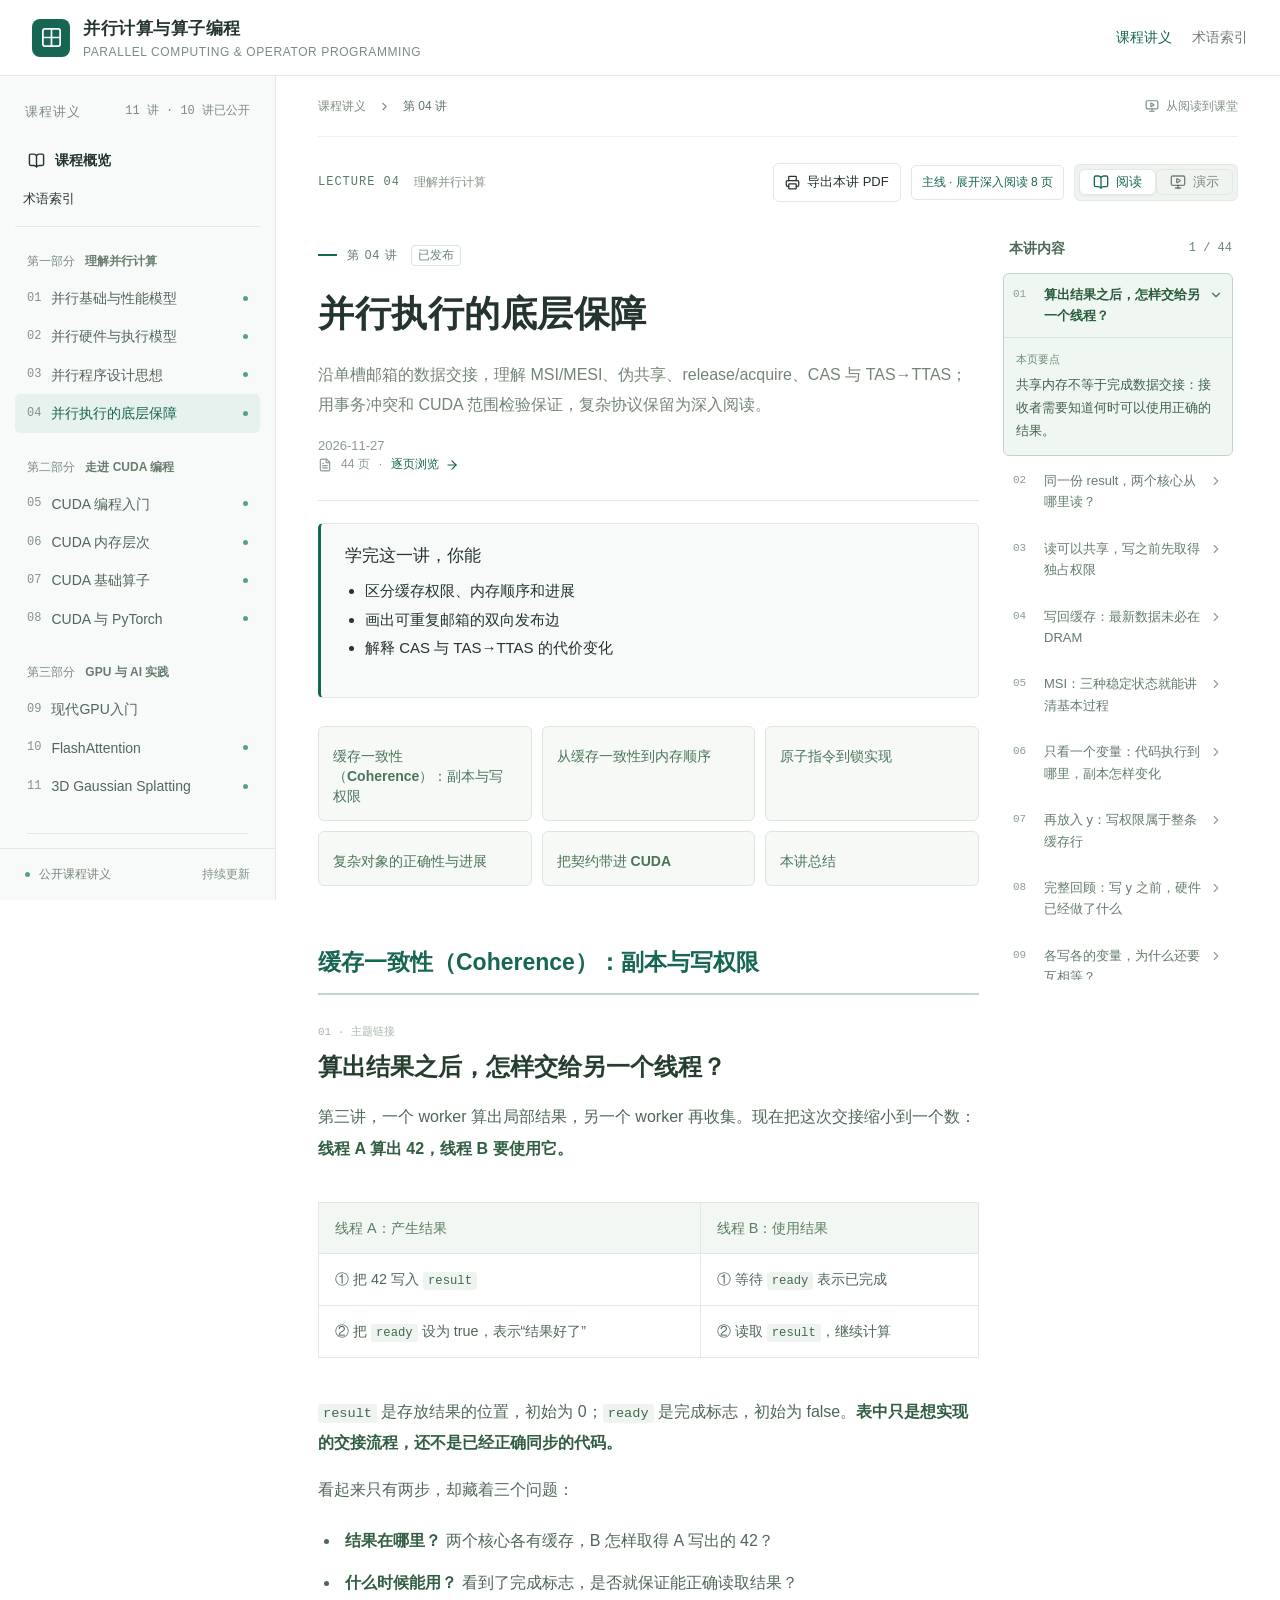
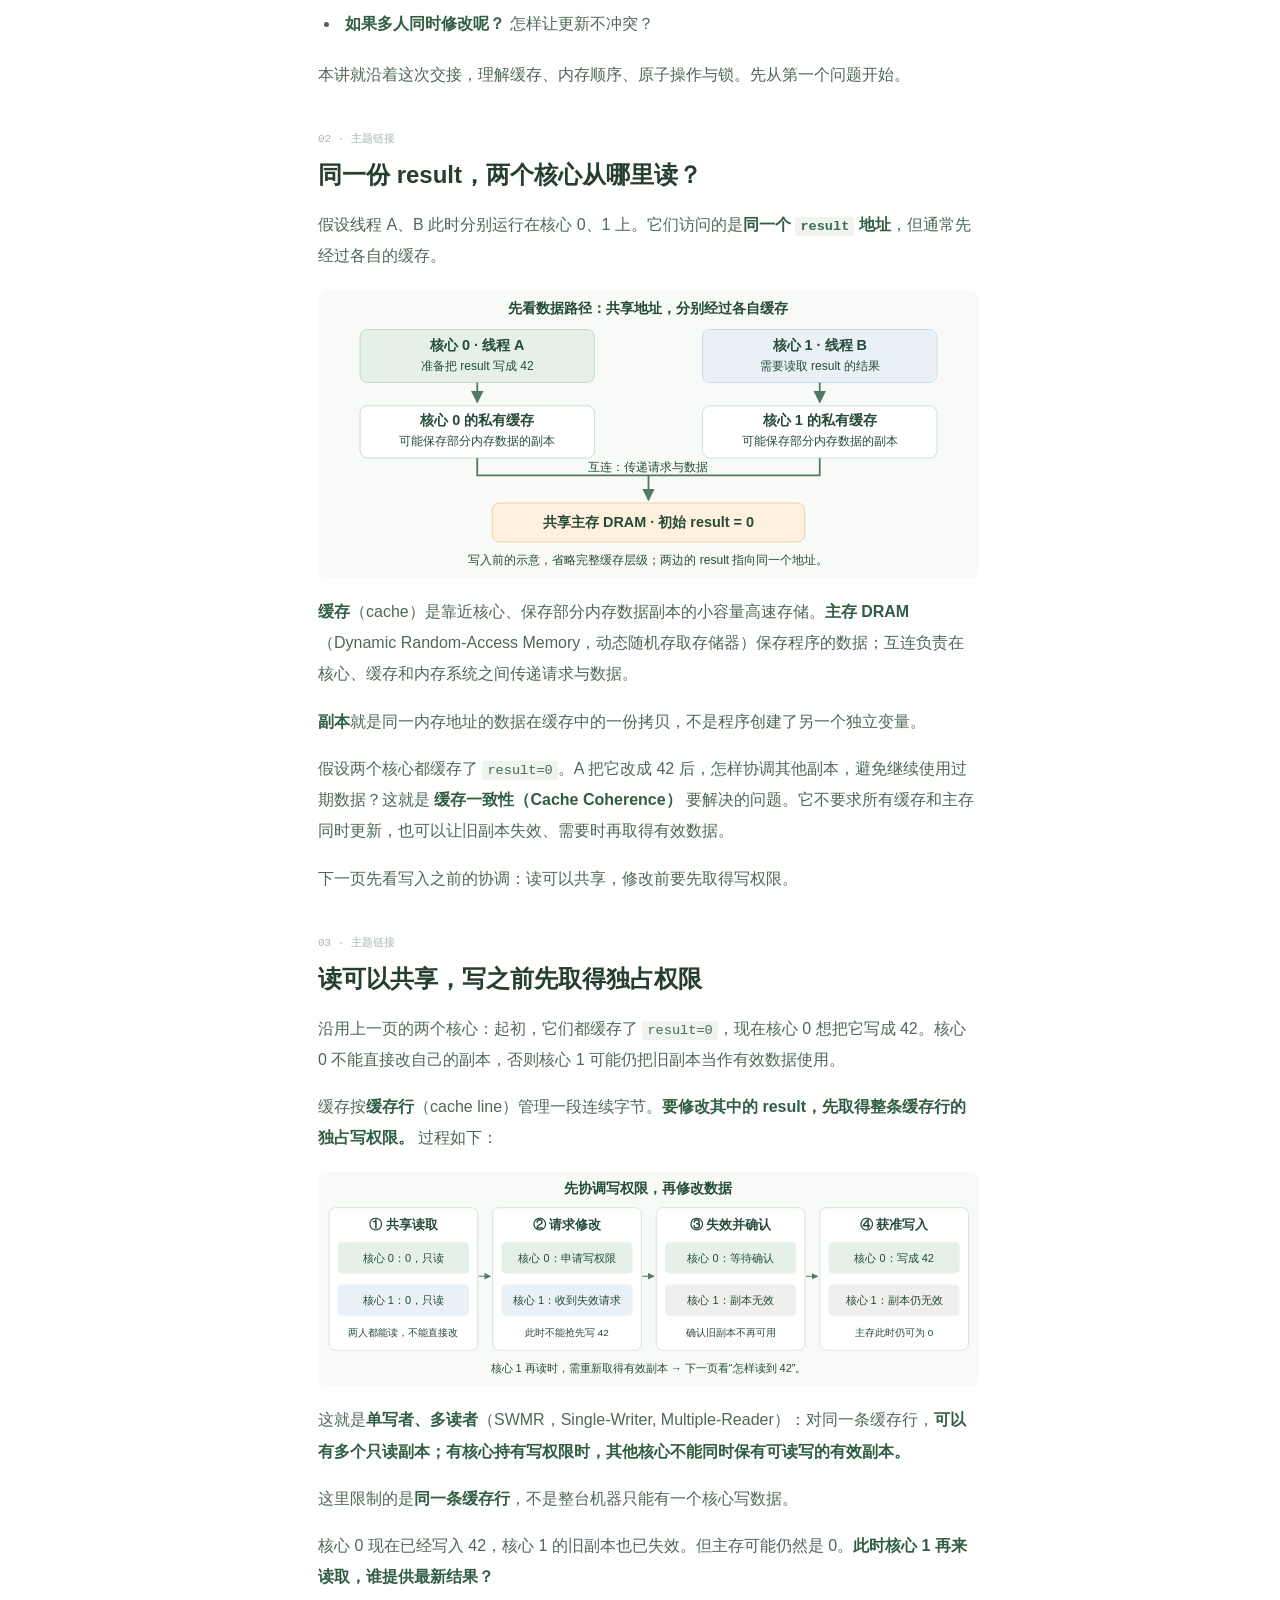
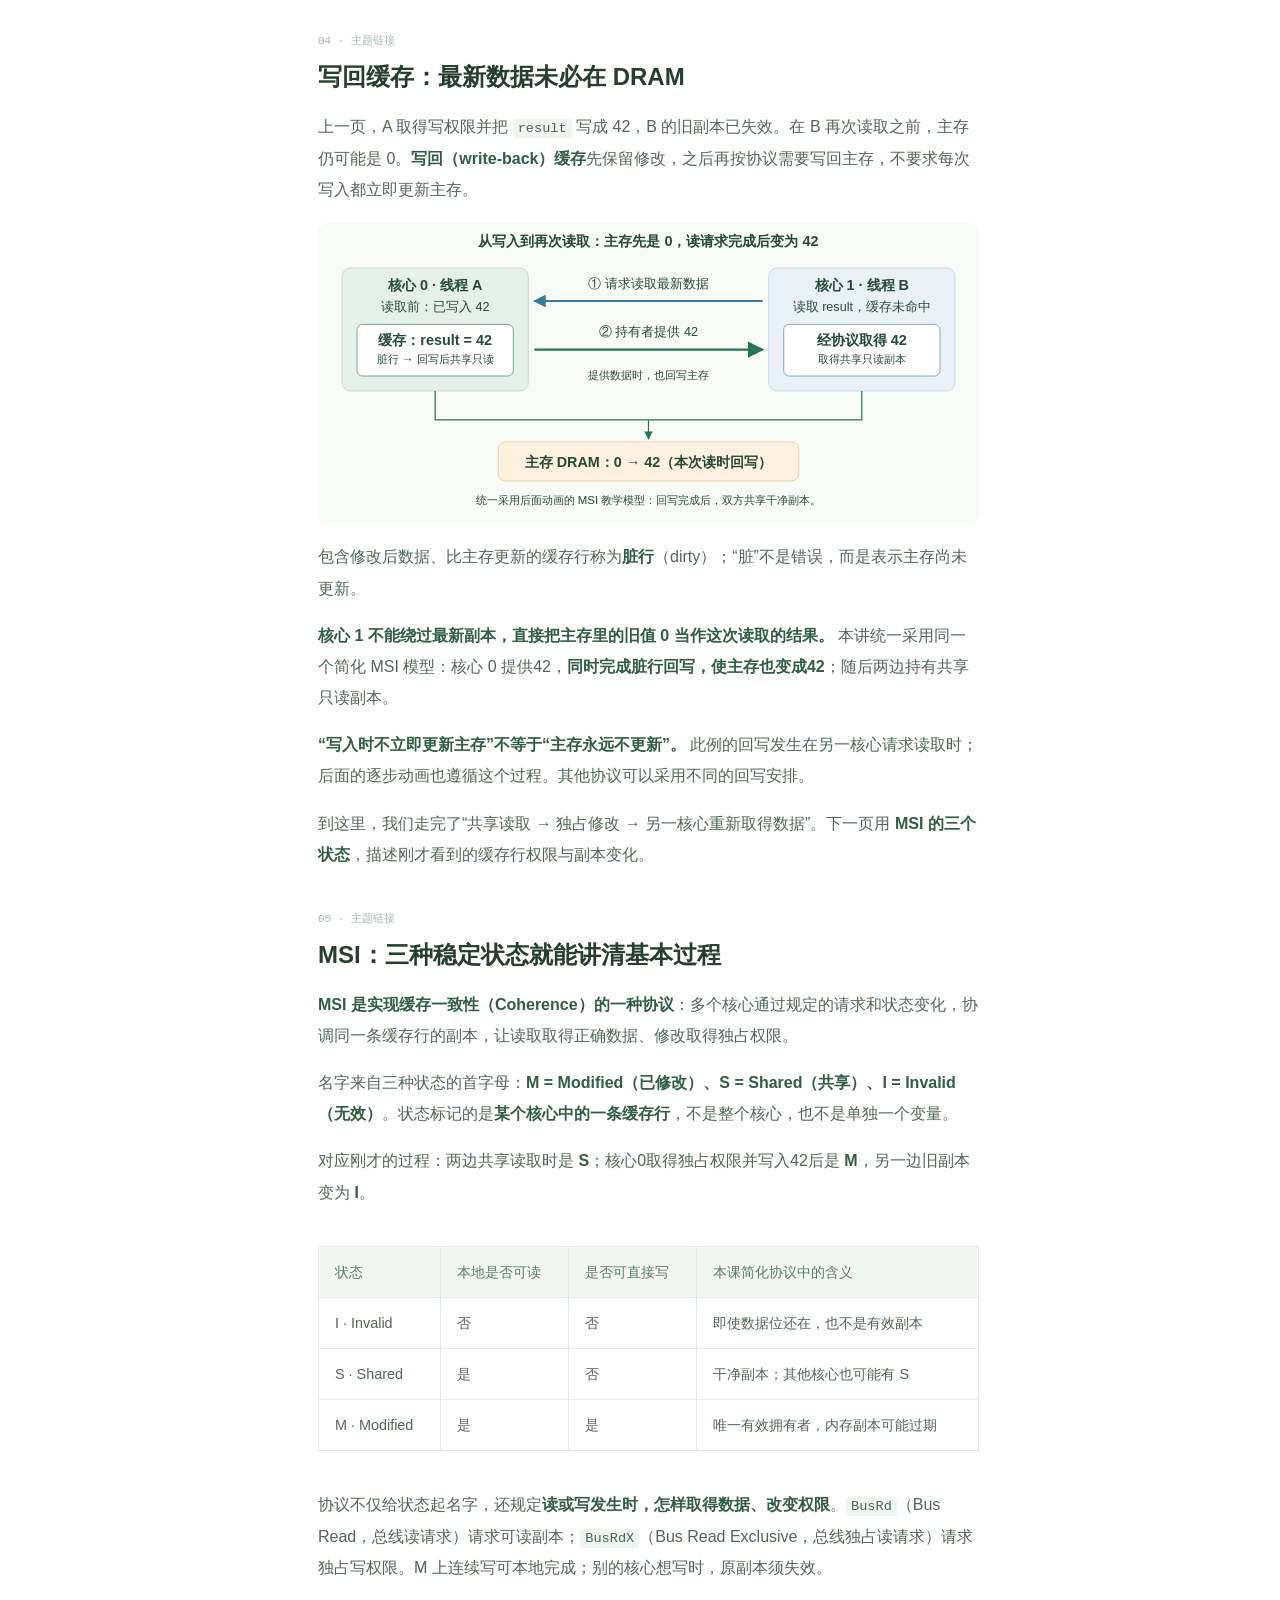
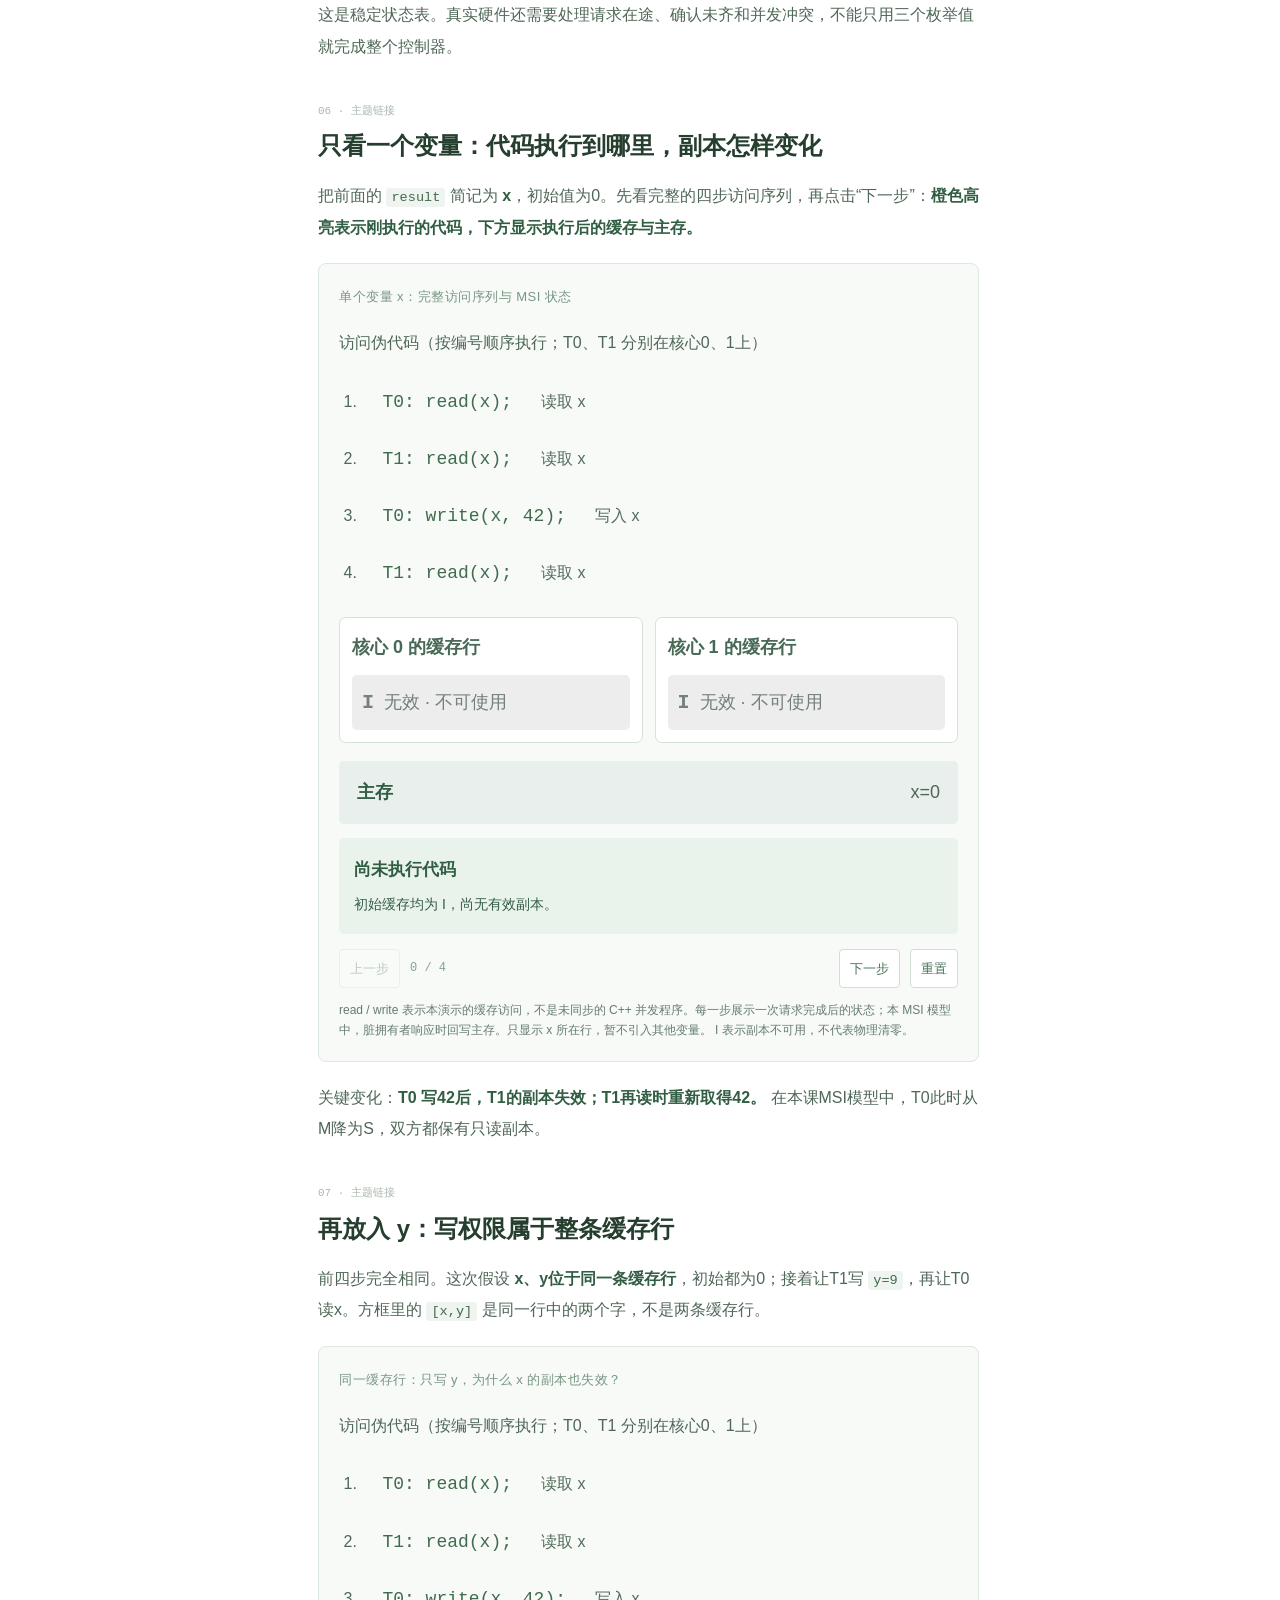
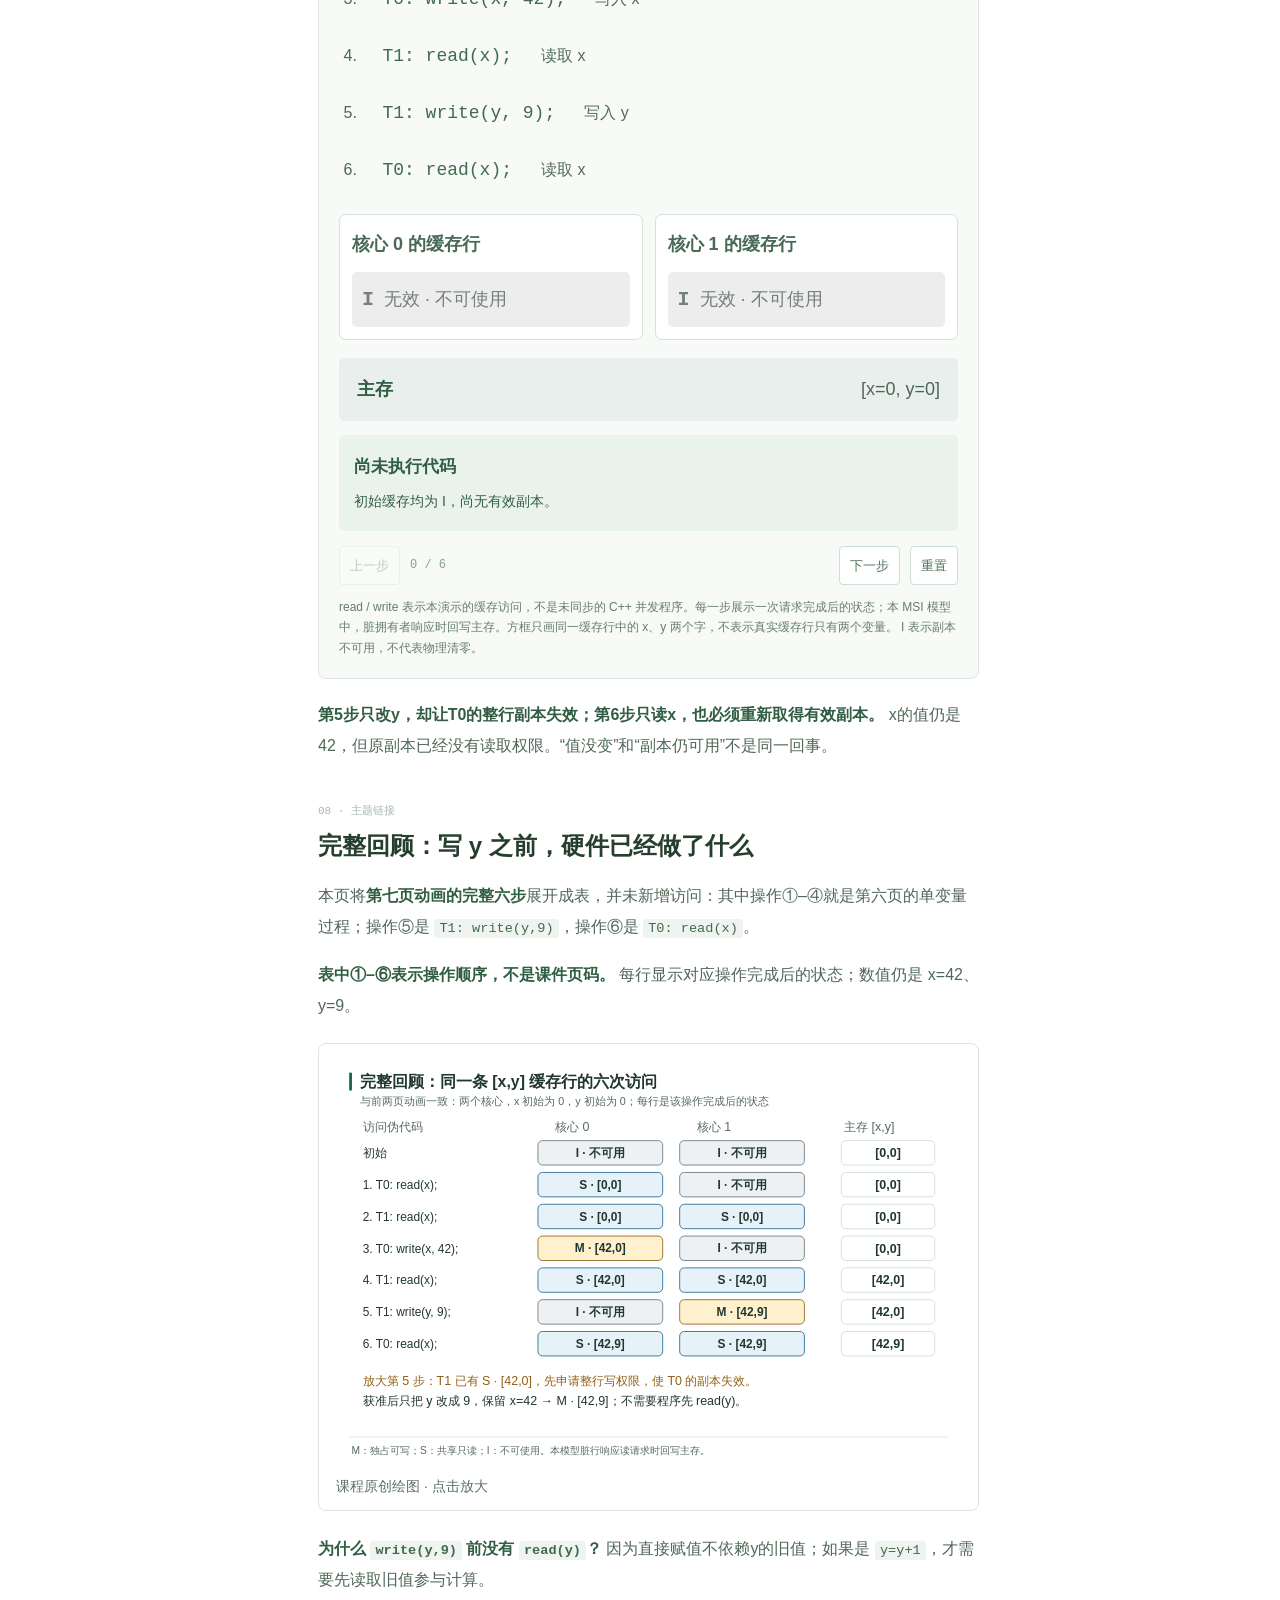
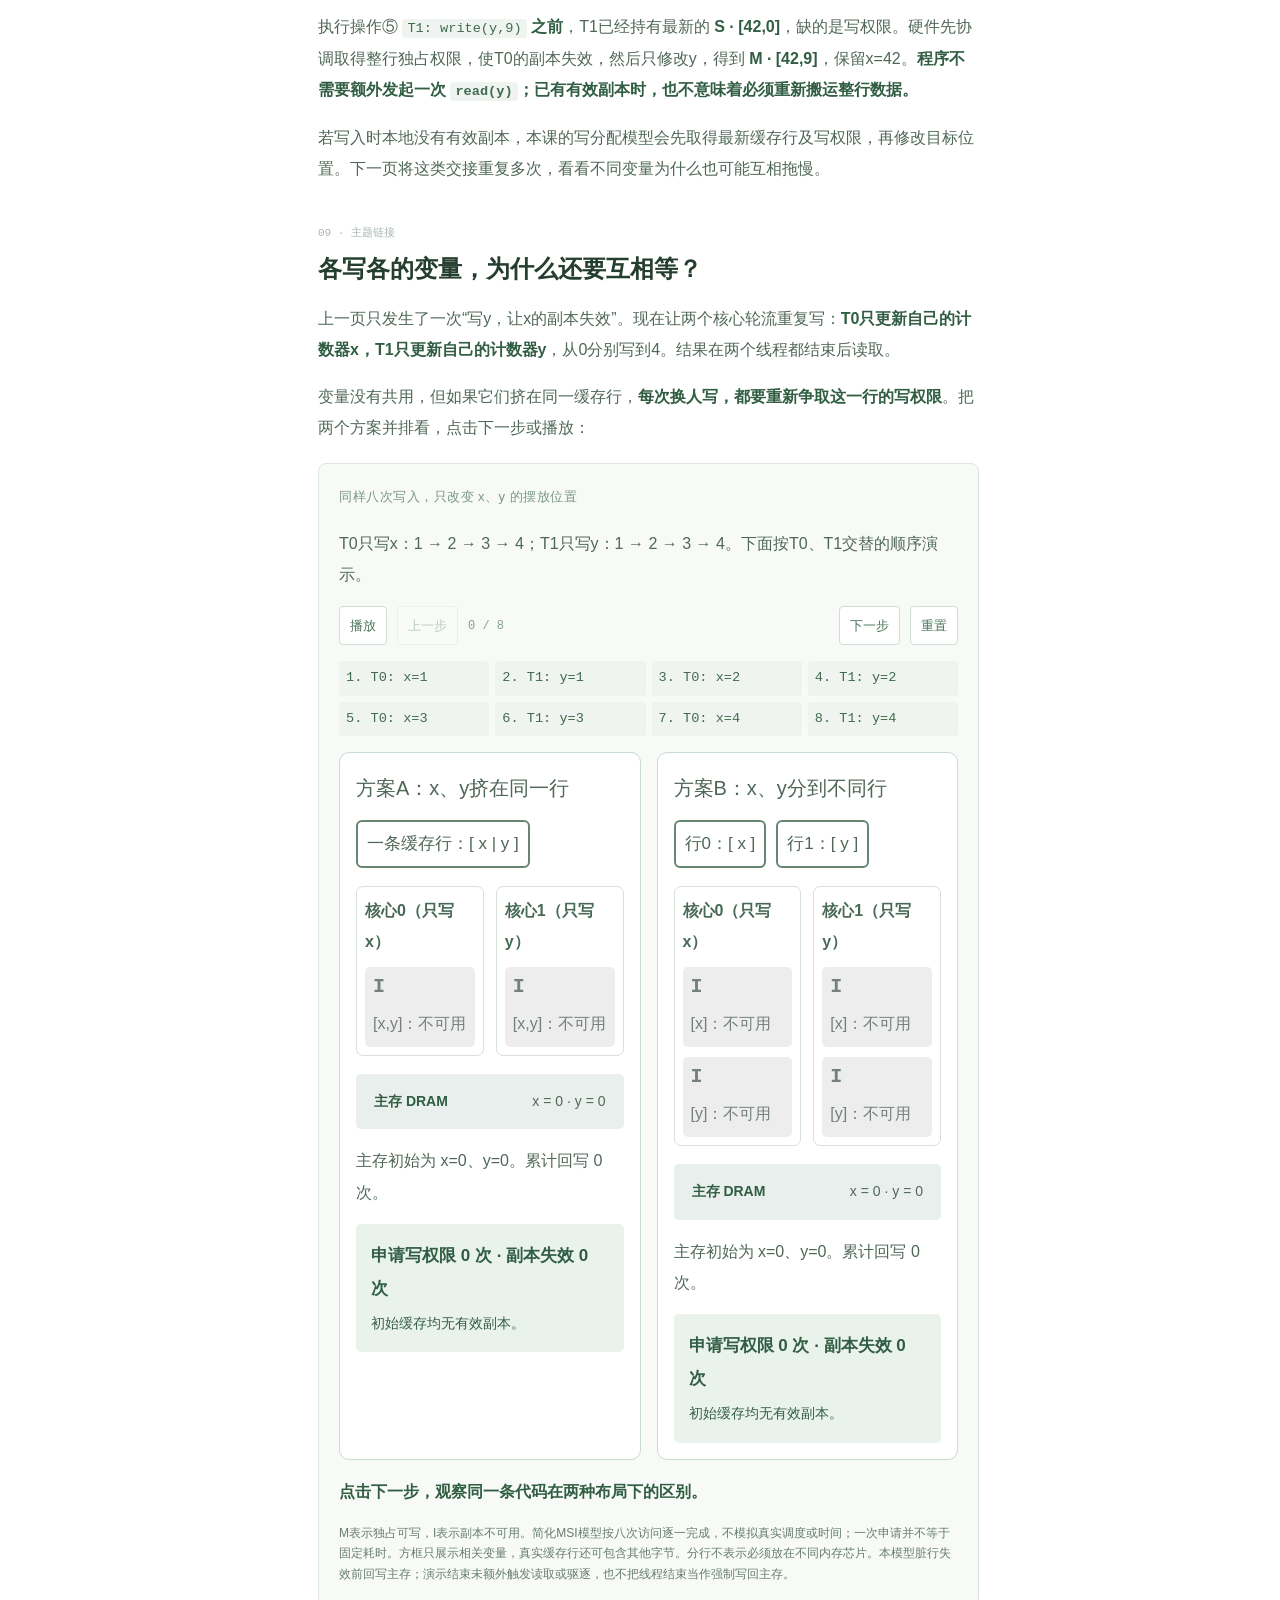
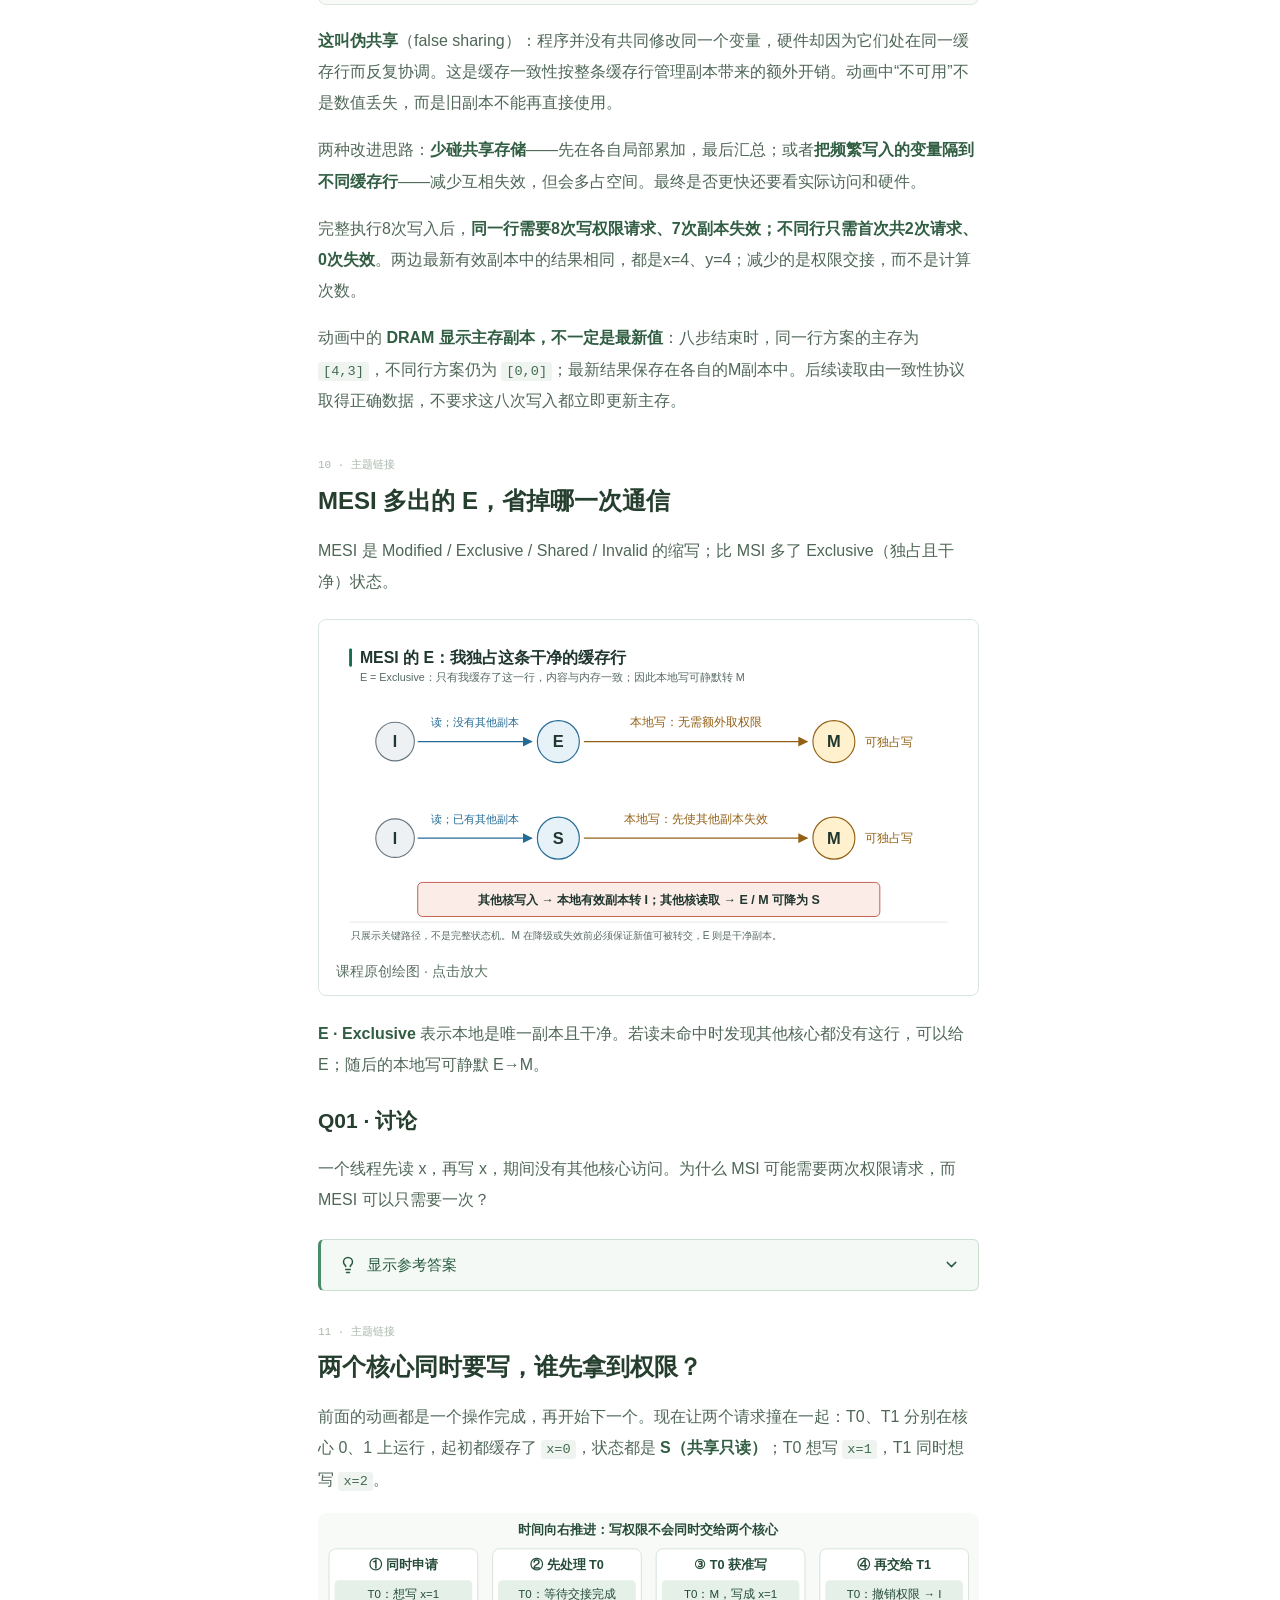
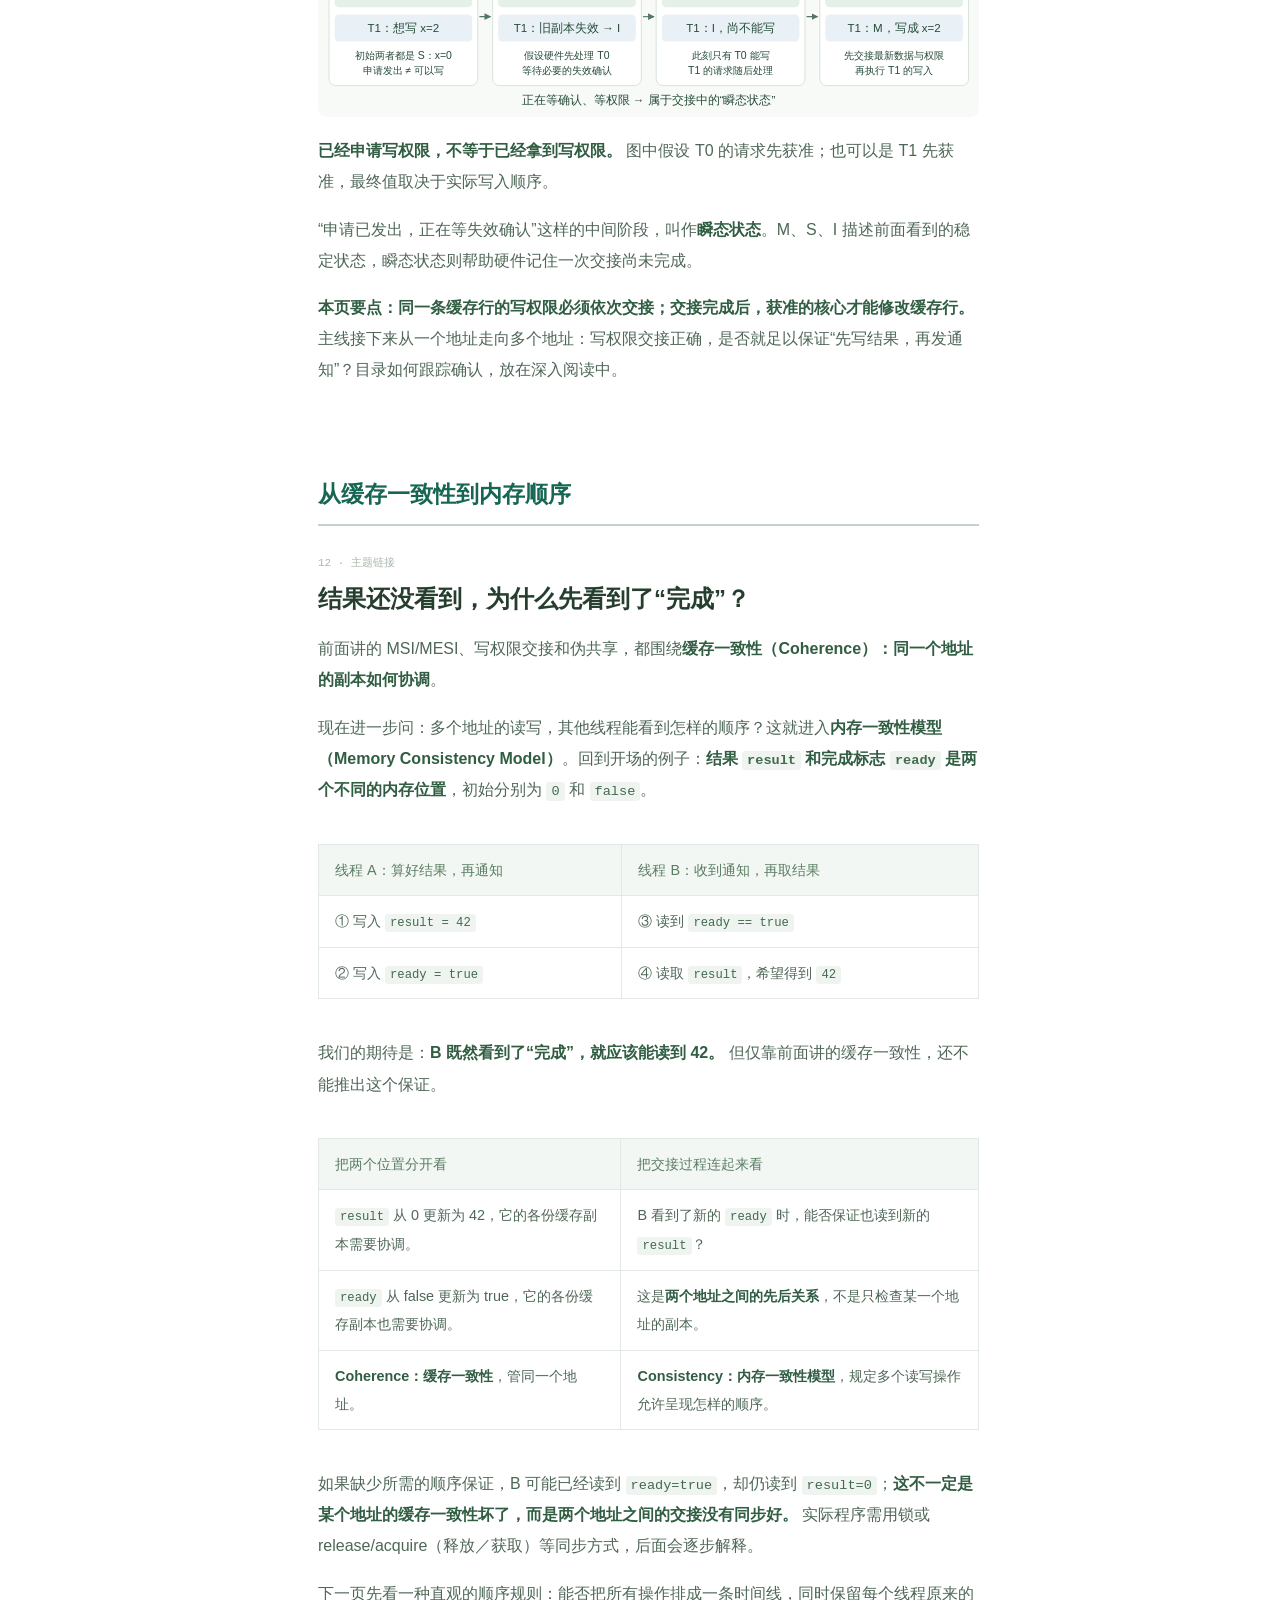
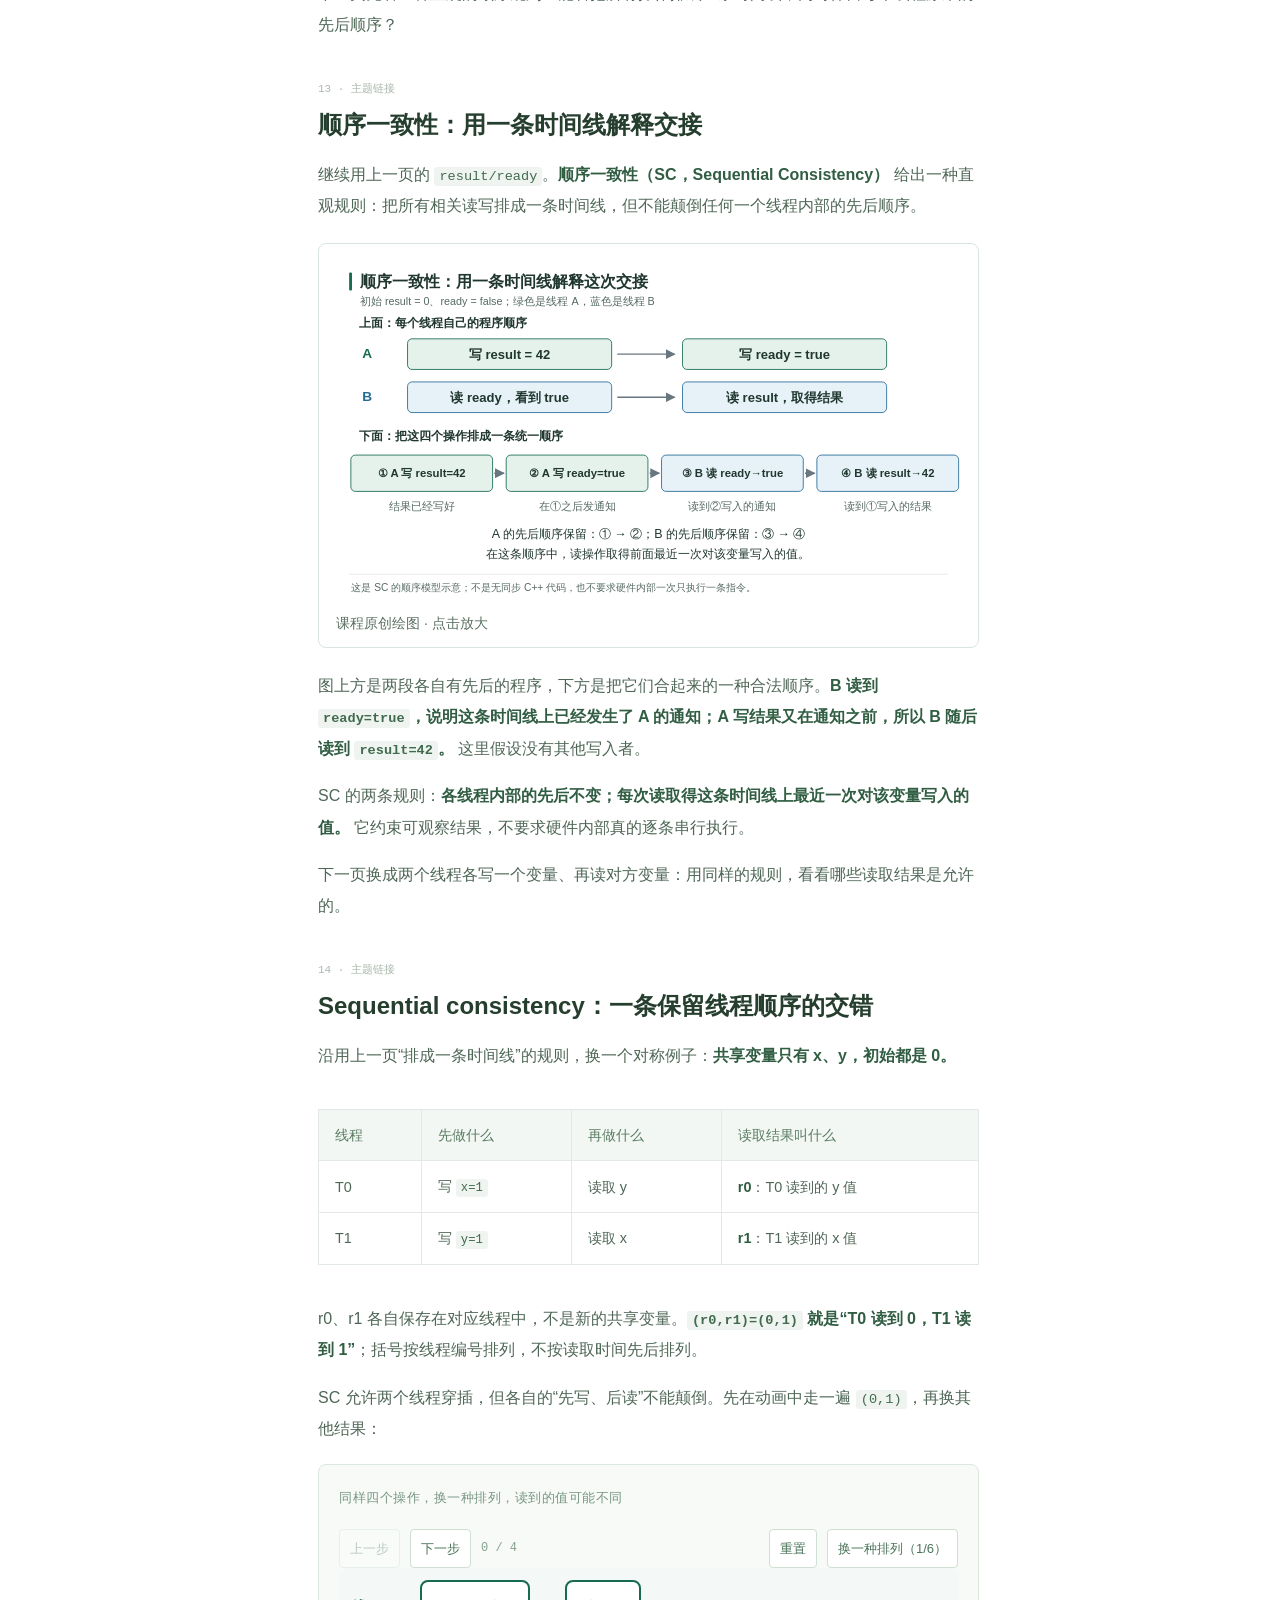
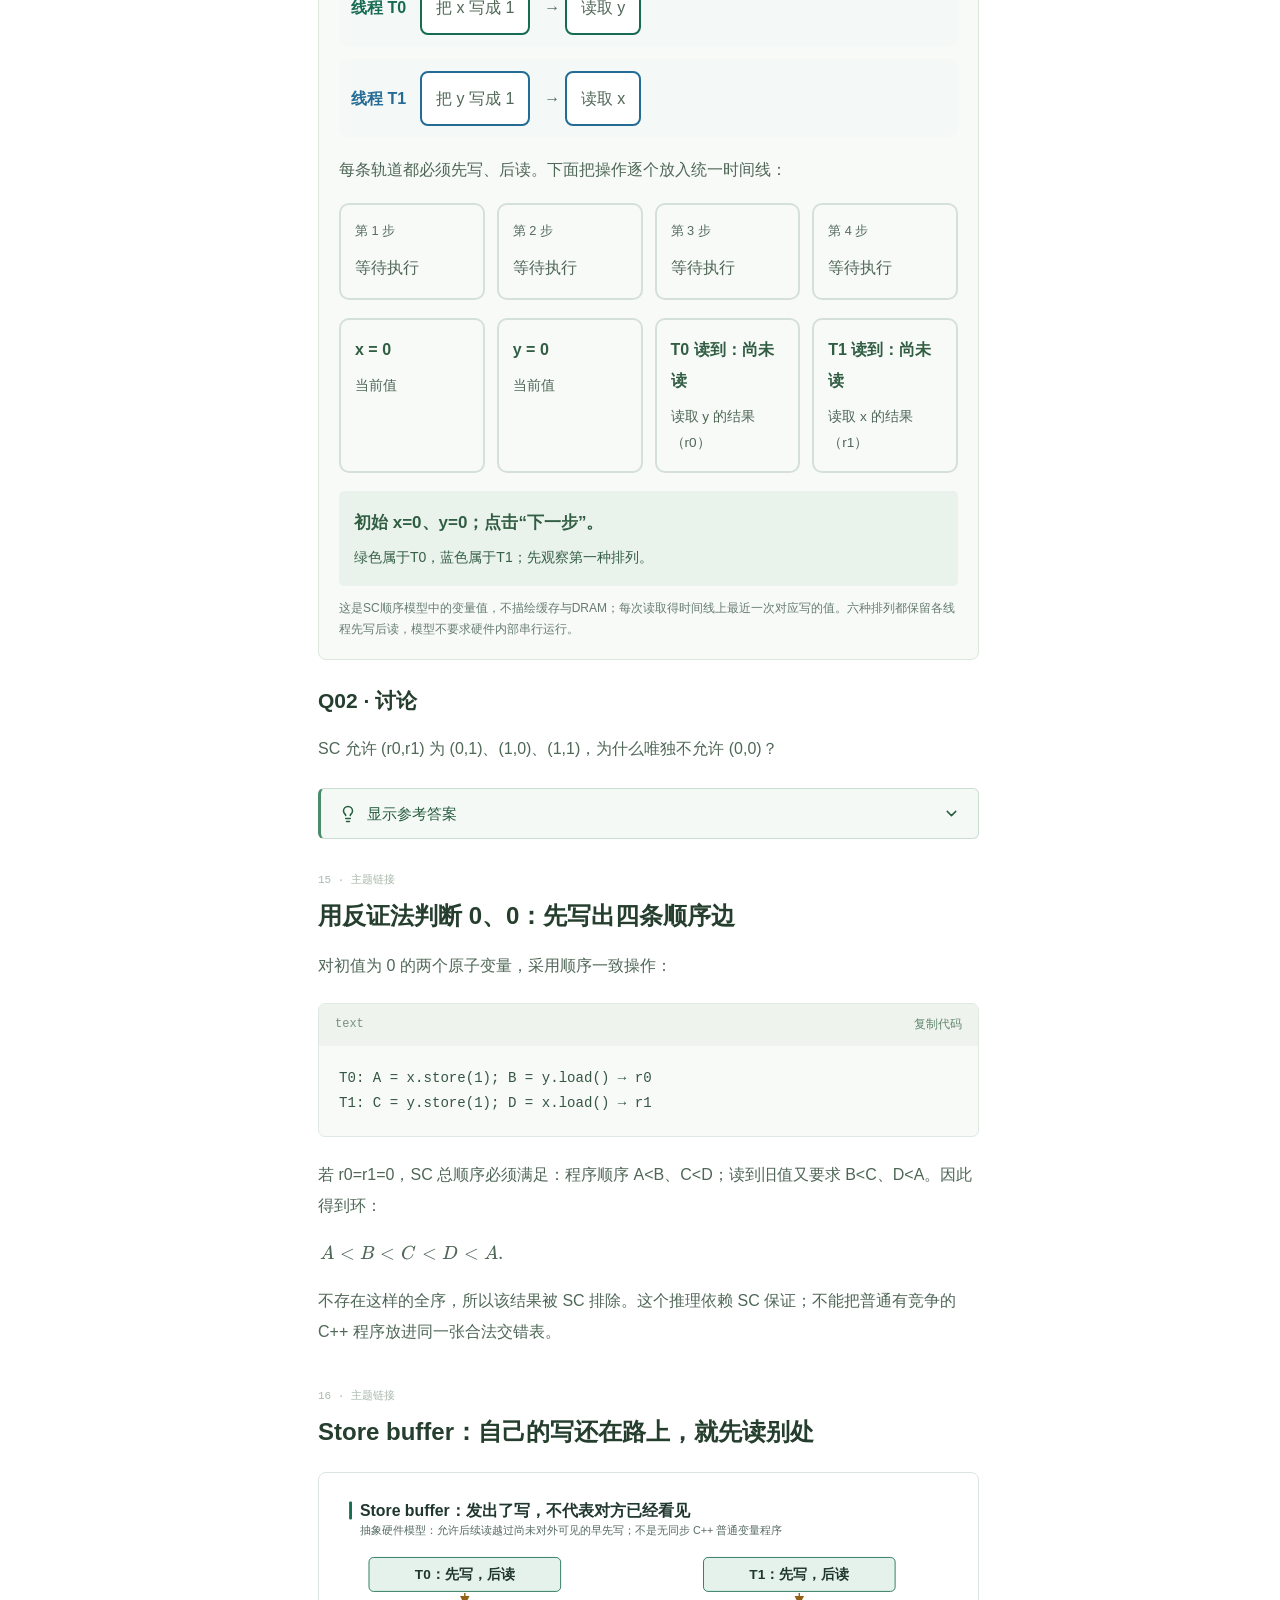
<file: site/lectures/04-memory-synchronization/index.html>
<!doctype html>
<html lang="zh-CN"><head><meta charset="UTF-8"/><meta name="viewport" content="width=device-width, initial-scale=1.0"/><meta name="course-root" content="../../"/><meta name="course-route" content="/lectures/04-memory-synchronization/"/><meta name="description" content="并行计算与算子编程课程讲义。阅读第一讲与第二讲：并行计算、性能模型、CPU/GPU硬件与执行模型。"/><title>并行执行的底层保障 · 并行计算与算子编程</title><link rel="icon" type="image/svg+xml" href="../../favicon.svg"/>  <script type="module" crossorigin src="../../assets/index-Do3mmC7H.js"></script>
  <link rel="stylesheet" crossorigin href="../../assets/index-Bylqt7jZ.css">
</head><body><div id="root"><link rel="preload" as="image" href="../../materials/lectures/04/result-handoff.svg"/><link rel="preload" as="image" href="../../materials/lectures/04/write-permission.svg"/><link rel="preload" as="image" href="../../materials/lectures/04/writeback-handoff.svg"/><link rel="preload" as="image" href="../../materials/lectures/04/competing-writes.svg"/><link rel="preload" as="image" href="../../materials/lectures/04/handoff-once.svg"/><link rel="preload" as="image" href="../../materials/lectures/04/handoff-reuse.svg"/><link rel="preload" as="image" href="../../materials/lectures/04/ticket-order.svg"/><link rel="preload" as="image" href="../../materials/lectures/04/transfer-lock.svg"/><link rel="preload" as="image" href="../../materials/lectures/04/road-deadlock.svg"/><link rel="preload" as="image" href="../../materials/lectures/04/road-livelock.svg"/><link rel="preload" as="image" href="../../materials/lectures/04/road-starvation.svg"/><link rel="preload" as="image" href="../../materials/lectures/04/scope-locations.svg"/><link rel="preload" as="image" href="../../materials/lectures/04/block-wait-cycle.svg"/><link rel="preload" as="image" href="../../materials/lectures/04/cuda-phases.svg"/><div data-slot="sidebar-wrapper" style="--sidebar-width:276px;--sidebar-width-icon:3rem" class="group/sidebar-wrapper flex min-h-svh w-full has-data-[variant=inset]:bg-sidebar course-app"><a class="skip-link" href="#main-content">跳转至正文</a><header class="site-header"><a href="../../" class="brand"><span class="brand-mark"><svg xmlns="http://www.w3.org/2000/svg" width="23" height="23" viewBox="0 0 24 24" fill="none" stroke="currentColor" stroke-width="1.8" stroke-linecap="round" stroke-linejoin="round" class="lucide lucide-grid2x2 lucide-grid-2x2" aria-hidden="true"><path d="M12 3v18"></path><path d="M3 12h18"></path><rect x="3" y="3" width="18" height="18" rx="2"></rect></svg></span><span>并行计算与算子编程<small>PARALLEL COMPUTING &amp; OPERATOR PROGRAMMING</small></span></a><nav class="header-nav" aria-label="网站导航"><a href="../../" class="current">课程讲义</a><a href="../../glossary/">术语索引</a><span class="institution"><svg xmlns="http://www.w3.org/2000/svg" width="17" height="17" viewBox="0 0 24 24" fill="none" stroke="currentColor" stroke-width="2" stroke-linecap="round" stroke-linejoin="round" class="lucide lucide-graduation-cap" aria-hidden="true"><path d="M21.42 10.922a1 1 0 0 0-.019-1.838L12.83 5.18a2 2 0 0 0-1.66 0L2.6 9.08a1 1 0 0 0 0 1.832l8.57 3.908a2 2 0 0 0 1.66 0z"></path><path d="M22 10v6"></path><path d="M6 12.5V16a6 3 0 0 0 12 0v-3.5"></path></svg>人工智能学院</span></nav></header><div class="group peer hidden text-sidebar-foreground md:block" data-state="expanded" data-collapsible="" data-variant="sidebar" data-side="left" data-slot="sidebar"><div data-slot="sidebar-gap" class="transition-[width] duration-200 ease-linear relative w-(--sidebar-width) bg-transparent group-data-[collapsible=offcanvas]:w-0 group-data-[side=right]:rotate-180 group-data-[collapsible=icon]:w-(--sidebar-width-icon)"></div><div data-slot="sidebar-container" data-side="left" class="fixed inset-y-0 z-10 hidden h-svh w-(--sidebar-width) transition-[left,right,width] duration-200 ease-linear data-[side=left]:left-0 data-[side=left]:group-data-[collapsible=offcanvas]:left-[calc(var(--sidebar-width)*-1)] data-[side=right]:right-0 data-[side=right]:group-data-[collapsible=offcanvas]:right-[calc(var(--sidebar-width)*-1)] md:flex group-data-[collapsible=icon]:w-(--sidebar-width-icon) group-data-[side=left]:border-r group-data-[side=right]:border-l course-sidebar"><div data-sidebar="sidebar" data-slot="sidebar-inner" class="bg-sidebar group-data-[variant=floating]:ring-sidebar-border group-data-[variant=floating]:rounded-lg group-data-[variant=floating]:shadow-sm group-data-[variant=floating]:ring-1 flex size-full flex-col"><div class="sidebar-heading">课程讲义 <span>11 讲 · 10 讲已公开</span></div><div data-slot="sidebar-content" data-sidebar="content" class="no-scrollbar gap-0 flex min-h-0 flex-1 flex-col overflow-auto group-data-[collapsible=icon]:overflow-hidden course-nav"><a href="../../" class="overview-link "><svg xmlns="http://www.w3.org/2000/svg" width="17" height="17" viewBox="0 0 24 24" fill="none" stroke="currentColor" stroke-width="2" stroke-linecap="round" stroke-linejoin="round" class="lucide lucide-book-open" aria-hidden="true"><path d="M12 5v16"></path><path d="M20.001 19A2 2 0 0022 17V5a2 2 0 00-1.999-2L16 3.002A5 5 0 0012 5a5 5 0 00-4-2H4a2 2 0 00-2 2v12a2 2 0 001.999 2H8a5 5 0 014 2 5 5 0 014-2z"></path></svg>课程概览</a><div class="learning-sidebar"><a href="../../glossary/">术语索引</a></div><div class="nav-part"><p>第<!-- -->一<!-- -->部分 <span>理解并行计算</span></p><a href="../../lectures/01-introduction/" class="lesson-link "><span class="lesson-number">01</span><span>并行基础与性能模型</span><i class="status-dot"></i></a><a href="../../lectures/02-execution-models/" class="lesson-link "><span class="lesson-number">02</span><span>并行硬件与执行模型</span><i class="status-dot"></i></a><a href="../../lectures/03-parallel-design/" class="lesson-link "><span class="lesson-number">03</span><span>并行程序设计思想</span><i class="status-dot"></i></a><a href="../../lectures/04-memory-synchronization/" aria-current="page" class="lesson-link active"><span class="lesson-number">04</span><span>并行执行的底层保障</span><i class="status-dot"></i></a></div><div class="nav-part"><p>第<!-- -->二<!-- -->部分 <span>走进 CUDA 编程</span></p><a href="../../lectures/05-cuda-introduction/" class="lesson-link "><span class="lesson-number">05</span><span>CUDA 编程入门</span><i class="status-dot"></i></a><a href="../../lectures/06-memory-hierarchy/" class="lesson-link "><span class="lesson-number">06</span><span>CUDA 内存层次</span><i class="status-dot"></i></a><a href="../../lectures/07-parallel-primitives/" class="lesson-link "><span class="lesson-number">07</span><span>CUDA 基础算子</span><i class="status-dot"></i></a><a href="../../lectures/08-dnns-on-gpus/" class="lesson-link "><span class="lesson-number">08</span><span>CUDA 与 PyTorch</span><i class="status-dot"></i></a></div><div class="nav-part"><p>第<!-- -->三<!-- -->部分 <span>GPU 与 AI 实践</span></p><a href="../../lectures/09-modern-architecture/" class="lesson-link "><span class="lesson-number">09</span><span>现代GPU入门</span></a><a href="../../lectures/10-flash-attention/" class="lesson-link "><span class="lesson-number">10</span><span>FlashAttention</span><i class="status-dot"></i></a><a href="../../lectures/11-gaussian-splatting/" class="lesson-link "><span class="lesson-number">11</span><span>3D Gaussian Splatting</span><i class="status-dot"></i></a></div><a href="../../#resources" class="sidebar-resource">参考资料 <svg xmlns="http://www.w3.org/2000/svg" width="15" height="15" viewBox="0 0 24 24" fill="none" stroke="currentColor" stroke-width="2" stroke-linecap="round" stroke-linejoin="round" class="lucide lucide-arrow-up-right" aria-hidden="true"><path d="M7 7h10v10"></path><path d="M7 17 17 7"></path></svg></a></div><div class="sidebar-footer"><span class="status-dot"></span>公开课程讲义 <span>持续更新</span></div></div></div></div><div class="site-body"><div class="breadcrumb"><div><button class="icon-button mobile-menu" aria-label="打开课程目录"><svg xmlns="http://www.w3.org/2000/svg" width="20" height="20" viewBox="0 0 24 24" fill="none" stroke="currentColor" stroke-width="2" stroke-linecap="round" stroke-linejoin="round" class="lucide lucide-menu" aria-hidden="true"><path d="M4 5h16"></path><path d="M4 12h16"></path><path d="M4 19h16"></path></svg></button><a href="../../">课程讲义</a><svg xmlns="http://www.w3.org/2000/svg" width="13" height="13" viewBox="0 0 24 24" fill="none" stroke="currentColor" stroke-width="2" stroke-linecap="round" stroke-linejoin="round" class="lucide lucide-chevron-right" aria-hidden="true"><path d="m9 18 6-6-6-6"></path></svg><span>第 04 讲</span></div><span class="breadcrumb-note"><svg xmlns="http://www.w3.org/2000/svg" width="14" height="14" viewBox="0 0 24 24" fill="none" stroke="currentColor" stroke-width="2" stroke-linecap="round" stroke-linejoin="round" class="lucide lucide-monitor-play" aria-hidden="true"><path d="M15.033 9.44a.647.647 0 0 1 0 1.12l-4.065 2.352a.645.645 0 0 1-.968-.56V7.648a.645.645 0 0 1 .967-.56z"></path><path d="M12 17v4"></path><path d="M8 21h8"></path><rect x="2" y="3" width="20" height="14" rx="2"></rect></svg>从阅读到课堂</span></div><div class="lecture-workspace " data-lecture="04-memory-synchronization"><div data-orientation="horizontal" data-activation-direction="none" data-slot="tabs" class="group/tabs flex gap-2 data-horizontal:flex-col"><div class="lecture-toolbar"><div class="lecture-location"><span>LECTURE <!-- -->04</span><span>理解并行计算</span></div><div class="lecture-tools"><a href="../../lectures/04-memory-synchronization/?mode=print" class="lecture-export-button" target="_blank" rel="noopener noreferrer"><svg xmlns="http://www.w3.org/2000/svg" width="15" height="15" viewBox="0 0 24 24" fill="none" stroke="currentColor" stroke-width="2" stroke-linecap="round" stroke-linejoin="round" class="lucide lucide-printer" aria-hidden="true"><path d="M6 18H4a2 2 0 0 1-2-2v-5a2 2 0 0 1 2-2h16a2 2 0 0 1 2 2v5a2 2 0 0 1-2 2h-2"></path><path d="M6 9V3a1 1 0 0 1 1-1h10a1 1 0 0 1 1 1v6"></path><rect x="6" y="14" width="12" height="8" rx="1"></rect></svg>导出本讲 PDF</a><button class="mobile-contents-button"><svg xmlns="http://www.w3.org/2000/svg" width="15" height="15" viewBox="0 0 24 24" fill="none" stroke="currentColor" stroke-width="2" stroke-linecap="round" stroke-linejoin="round" class="lucide lucide-grid2x2 lucide-grid-2x2" aria-hidden="true"><path d="M12 3v18"></path><path d="M3 12h18"></path><rect x="3" y="3" width="18" height="18" rx="2"></rect></svg>本讲内容</button><button class="reading-path-button" aria-pressed="false">主线 · 展开深入阅读 8 页</button><div data-orientation="horizontal" data-activation-direction="none" role="tablist" data-slot="tabs-list" data-variant="default" aria-label="讲义显示模式" class="group/tabs-list inline-flex w-fit items-center justify-center rounded-lg p-[3px] text-muted-foreground group-data-horizontal/tabs:h-8 group-data-vertical/tabs:h-fit group-data-vertical/tabs:flex-col data-[variant=line]:rounded-none bg-muted mode-tabs"><button type="button" data-active="" data-orientation="horizontal" data-activation-direction="none" aria-disabled="false" tabindex="-1" role="tab" aria-selected="true" id="base-ui-_R_p5k_" data-composite-item-active="" data-slot="tabs-trigger" class="relative inline-flex h-[calc(100%-1px)] flex-1 items-center justify-center gap-1.5 rounded-md border border-transparent px-1.5 py-0.5 text-sm font-medium whitespace-nowrap text-foreground/60 transition-all group-data-vertical/tabs:w-full group-data-vertical/tabs:justify-start hover:text-foreground focus-visible:border-ring focus-visible:ring-[3px] focus-visible:ring-ring/50 focus-visible:outline-1 focus-visible:outline-ring disabled:pointer-events-none disabled:opacity-50 has-data-[icon=inline-end]:pr-1 has-data-[icon=inline-start]:pl-1 aria-disabled:pointer-events-none aria-disabled:opacity-50 dark:text-muted-foreground dark:hover:text-foreground group-data-[variant=default]/tabs-list:data-active:shadow-sm group-data-[variant=line]/tabs-list:data-active:shadow-none [&amp;_svg]:pointer-events-none [&amp;_svg]:shrink-0 [&amp;_svg:not([class*=&#x27;size-&#x27;])]:size-4 group-data-[variant=line]/tabs-list:bg-transparent group-data-[variant=line]/tabs-list:data-active:bg-transparent dark:group-data-[variant=line]/tabs-list:data-active:border-transparent dark:group-data-[variant=line]/tabs-list:data-active:bg-transparent data-active:bg-background data-active:text-foreground dark:data-active:border-input dark:data-active:bg-input/30 dark:data-active:text-foreground after:absolute after:bg-foreground after:opacity-0 after:transition-opacity group-data-horizontal/tabs:after:inset-x-0 group-data-horizontal/tabs:after:bottom-[-5px] group-data-horizontal/tabs:after:h-0.5 group-data-vertical/tabs:after:inset-y-0 group-data-vertical/tabs:after:-right-1 group-data-vertical/tabs:after:w-0.5 group-data-[variant=line]/tabs-list:data-active:after:opacity-100"><svg xmlns="http://www.w3.org/2000/svg" width="15" height="15" viewBox="0 0 24 24" fill="none" stroke="currentColor" stroke-width="2" stroke-linecap="round" stroke-linejoin="round" class="lucide lucide-book-open" aria-hidden="true"><path d="M12 5v16"></path><path d="M20.001 19A2 2 0 0022 17V5a2 2 0 00-1.999-2L16 3.002A5 5 0 0012 5a5 5 0 00-4-2H4a2 2 0 00-2 2v12a2 2 0 001.999 2H8a5 5 0 014 2 5 5 0 014-2z"></path></svg>阅读</button><button type="button" data-orientation="horizontal" data-activation-direction="none" aria-disabled="false" tabindex="-1" role="tab" aria-selected="false" id="base-ui-_R_195k_" data-slot="tabs-trigger" class="relative inline-flex h-[calc(100%-1px)] flex-1 items-center justify-center gap-1.5 rounded-md border border-transparent px-1.5 py-0.5 text-sm font-medium whitespace-nowrap text-foreground/60 transition-all group-data-vertical/tabs:w-full group-data-vertical/tabs:justify-start hover:text-foreground focus-visible:border-ring focus-visible:ring-[3px] focus-visible:ring-ring/50 focus-visible:outline-1 focus-visible:outline-ring disabled:pointer-events-none disabled:opacity-50 has-data-[icon=inline-end]:pr-1 has-data-[icon=inline-start]:pl-1 aria-disabled:pointer-events-none aria-disabled:opacity-50 dark:text-muted-foreground dark:hover:text-foreground group-data-[variant=default]/tabs-list:data-active:shadow-sm group-data-[variant=line]/tabs-list:data-active:shadow-none [&amp;_svg]:pointer-events-none [&amp;_svg]:shrink-0 [&amp;_svg:not([class*=&#x27;size-&#x27;])]:size-4 group-data-[variant=line]/tabs-list:bg-transparent group-data-[variant=line]/tabs-list:data-active:bg-transparent dark:group-data-[variant=line]/tabs-list:data-active:border-transparent dark:group-data-[variant=line]/tabs-list:data-active:bg-transparent data-active:bg-background data-active:text-foreground dark:data-active:border-input dark:data-active:bg-input/30 dark:data-active:text-foreground after:absolute after:bg-foreground after:opacity-0 after:transition-opacity group-data-horizontal/tabs:after:inset-x-0 group-data-horizontal/tabs:after:bottom-[-5px] group-data-horizontal/tabs:after:h-0.5 group-data-vertical/tabs:after:inset-y-0 group-data-vertical/tabs:after:-right-1 group-data-vertical/tabs:after:w-0.5 group-data-[variant=line]/tabs-list:data-active:after:opacity-100"><svg xmlns="http://www.w3.org/2000/svg" width="15" height="15" viewBox="0 0 24 24" fill="none" stroke="currentColor" stroke-width="2" stroke-linecap="round" stroke-linejoin="round" class="lucide lucide-monitor-play" aria-hidden="true"><path d="M15.033 9.44a.647.647 0 0 1 0 1.12l-4.065 2.352a.645.645 0 0 1-.968-.56V7.648a.645.645 0 0 1 .967-.56z"></path><path d="M12 17v4"></path><path d="M8 21h8"></path><rect x="2" y="3" width="20" height="14" rx="2"></rect></svg>演示</button></div></div></div><div data-orientation="horizontal" data-activation-direction="none" id="base-ui-_R_9k_" role="tabpanel" tabindex="0" data-index="-1" data-slot="tabs-content" class="flex-1 text-sm outline-none"><div class="lecture-reading-layout"><main id="main-content" class="lecture-article"><header class="lecture-title"><div class="eyebrow"><span class="green-rule"></span>第 <!-- -->04<!-- --> 讲 <span class="outline-tag">已发布</span></div><h1>并行执行的底层保障</h1><p>沿单槽邮箱的数据交接，理解 MSI/MESI、伪共享、release/acquire、CAS 与 TAS→TTAS；用事务冲突和 CUDA 范围检验保证，复杂协议保留为深入阅读。</p><time dateTime="2026-11-27">2026-11-27</time><div class="article-metadata"><svg xmlns="http://www.w3.org/2000/svg" width="14" height="14" viewBox="0 0 24 24" fill="none" stroke="currentColor" stroke-width="2" stroke-linecap="round" stroke-linejoin="round" class="lucide lucide-file-text" aria-hidden="true"><path d="M6 22a2 2 0 0 1-2-2V4a2 2 0 0 1 2-2h8a2.4 2.4 0 0 1 1.704.706l3.588 3.588A2.4 2.4 0 0 1 20 8v12a2 2 0 0 1-2 2z"></path><path d="M14 2v5a1 1 0 0 0 1 1h5"></path><path d="M10 9H8"></path><path d="M16 13H8"></path><path d="M16 17H8"></path></svg>44<!-- --> 页 <span>·</span><button>逐页浏览 <svg xmlns="http://www.w3.org/2000/svg" width="14" height="14" viewBox="0 0 24 24" fill="none" stroke="currentColor" stroke-width="2" stroke-linecap="round" stroke-linejoin="round" class="lucide lucide-arrow-right" aria-hidden="true"><path d="M5 12h14"></path><path d="m12 5 7 7-7 7"></path></svg></button></div></header><section class="learning-overview" aria-label="学习目标"><h2>学完这一讲，你能</h2><ul><li>区分缓存权限、内存顺序和进展</li><li>画出可重复邮箱的双向发布边</li><li>解释 CAS 与 TAS→TTAS 的代价变化</li></ul></section><nav class="section-overview" aria-label="本讲主题导航"><a href="#topic-7d788ed2b8"><strong>缓存一致性（Coherence）：副本与写权限</strong></a><a href="#coherence-consistency"><strong>从缓存一致性到内存顺序</strong></a><a href="#cas"><strong>原子指令到锁实现</strong></a><a href="#topic-47e7dd6238"><strong>复杂对象的正确性与进展</strong></a><a href="#cuda-scope"><strong>把契约带进 CUDA</strong></a><a href="#synchronization-summary"><strong>本讲总结</strong></a></nav><section class="reading-topic "><h2 class="reading-topic-heading">缓存一致性（Coherence）：副本与写权限</h2><section id="topic-7d788ed2b8" class="article-section"><span id="section-1" class="legacy-anchor" aria-hidden="true"></span><div class="article-section-label"><a href="#topic-7d788ed2b8" title="此主题的稳定链接">01<!-- --> · 主题链接</a><button aria-label="从第 1 页开始浏览"><svg xmlns="http://www.w3.org/2000/svg" width="14" height="14" viewBox="0 0 24 24" fill="none" stroke="currentColor" stroke-width="2" stroke-linecap="round" stroke-linejoin="round" class="lucide lucide-monitor-play" aria-hidden="true"><path d="M15.033 9.44a.647.647 0 0 1 0 1.12l-4.065 2.352a.645.645 0 0 1-.968-.56V7.648a.645.645 0 0 1 .967-.56z"></path><path d="M12 17v4"></path><path d="M8 21h8"></path><rect x="2" y="3" width="20" height="14" rx="2"></rect></svg>从此页开始</button></div><div class="lecture-markdown"><h2>算出结果之后，怎样交给另一个线程？</h2>
<p>第三讲，一个 worker 算出局部结果，另一个 worker 再收集。现在把这次交接缩小到一个数：<strong>线程 A 算出 42，线程 B 要使用它。</strong></p>
<div class="markdown-table-wrap"><table><thead><tr><th>线程 A：产生结果</th><th>线程 B：使用结果</th></tr></thead><tbody><tr><td>① 把 42 写入 <code>result</code></td><td>① 等待 <code>ready</code> 表示已完成</td></tr><tr><td>② 把 <code>ready</code> 设为 true，表示“结果好了”</td><td>② 读取 <code>result</code>，继续计算</td></tr></tbody></table></div>
<p><code>result</code> 是存放结果的位置，初始为 0；<code>ready</code> 是完成标志，初始为 false。<strong>表中只是想实现的交接流程，还不是已经正确同步的代码。</strong></p>
<p>看起来只有两步，却藏着三个问题：</p>
<ul>
<li><strong>结果在哪里？</strong> 两个核心各有缓存，B 怎样取得 A 写出的 42？</li>
<li><strong>什么时候能用？</strong> 看到了完成标志，是否就保证能正确读取结果？</li>
<li><strong>如果多人同时修改呢？</strong> 怎样让更新不冲突？</li>
</ul>
<p>本讲就沿着这次交接，理解缓存、内存顺序、原子操作与锁。先从第一个问题开始。</p></div></section><section id="topic-ba0f6bcd2b" class="article-section"><span id="section-2" class="legacy-anchor" aria-hidden="true"></span><div class="article-section-label"><a href="#topic-ba0f6bcd2b" title="此主题的稳定链接">02<!-- --> · 主题链接</a><button aria-label="从第 2 页开始浏览"><svg xmlns="http://www.w3.org/2000/svg" width="14" height="14" viewBox="0 0 24 24" fill="none" stroke="currentColor" stroke-width="2" stroke-linecap="round" stroke-linejoin="round" class="lucide lucide-monitor-play" aria-hidden="true"><path d="M15.033 9.44a.647.647 0 0 1 0 1.12l-4.065 2.352a.645.645 0 0 1-.968-.56V7.648a.645.645 0 0 1 .967-.56z"></path><path d="M12 17v4"></path><path d="M8 21h8"></path><rect x="2" y="3" width="20" height="14" rx="2"></rect></svg>从此页开始</button></div><div class="lecture-markdown"><h2>同一份 result，两个核心从哪里读？</h2>
<p>假设线程 A、B 此时分别运行在核心 0、1 上。它们访问的是<strong>同一个 <code>result</code> 地址</strong>，但通常先经过各自的缓存。</p>
<p><img src="../../materials/lectures/04/result-handoff.svg" alt="线程 A 与线程 B 分别运行在两个核心上，经各自缓存和互连访问同一个主存位置 result；图中尚未发生本次写入"/></p>
<p><strong>缓存</strong>（cache）是靠近核心、保存部分内存数据副本的小容量高速存储。<strong>主存 DRAM</strong>（Dynamic Random-Access Memory，动态随机存取存储器）保存程序的数据；互连负责在核心、缓存和内存系统之间传递请求与数据。</p>
<p><strong>副本</strong>就是同一内存地址的数据在缓存中的一份拷贝，不是程序创建了另一个独立变量。</p>
<p>假设两个核心都缓存了 <code>result=0</code>。A 把它改成 42 后，怎样协调其他副本，避免继续使用过期数据？这就是 <strong>缓存一致性（Cache Coherence）</strong> 要解决的问题。它不要求所有缓存和主存同时更新，也可以让旧副本失效、需要时再取得有效数据。</p>
<p>下一页先看写入之前的协调：读可以共享，修改前要先取得写权限。</p></div></section><section id="topic-e565b085b8" class="article-section"><span id="section-4" class="legacy-anchor" aria-hidden="true"></span><div class="article-section-label"><a href="#topic-e565b085b8" title="此主题的稳定链接">03<!-- --> · 主题链接</a><button aria-label="从第 3 页开始浏览"><svg xmlns="http://www.w3.org/2000/svg" width="14" height="14" viewBox="0 0 24 24" fill="none" stroke="currentColor" stroke-width="2" stroke-linecap="round" stroke-linejoin="round" class="lucide lucide-monitor-play" aria-hidden="true"><path d="M15.033 9.44a.647.647 0 0 1 0 1.12l-4.065 2.352a.645.645 0 0 1-.968-.56V7.648a.645.645 0 0 1 .967-.56z"></path><path d="M12 17v4"></path><path d="M8 21h8"></path><rect x="2" y="3" width="20" height="14" rx="2"></rect></svg>从此页开始</button></div><div class="lecture-markdown"><h2>读可以共享，写之前先取得独占权限</h2>
<p>沿用上一页的两个核心：起初，它们都缓存了 <code>result=0</code>，现在核心 0 想把它写成 42。核心 0 不能直接改自己的副本，否则核心 1 可能仍把旧副本当作有效数据使用。</p>
<p>缓存按<strong>缓存行</strong>（cache line）管理一段连续字节。<strong>要修改其中的 result，先取得整条缓存行的独占写权限。</strong> 过程如下：</p>
<p><img src="../../materials/lectures/04/write-permission.svg" alt="两个核心共享result为0的只读副本；核心0请求写入，核心1将副本标为无效并确认；交接完成后核心0获准写入42，主存可仍为0"/></p>
<p>这就是<strong>单写者、多读者</strong>（SWMR，Single-Writer, Multiple-Reader）：对同一条缓存行，<strong>可以有多个只读副本；有核心持有写权限时，其他核心不能同时保有可读写的有效副本。</strong></p>
<p>这里限制的是<strong>同一条缓存行</strong>，不是整台机器只能有一个核心写数据。</p>
<p>核心 0 现在已经写入 42，核心 1 的旧副本也已失效。但主存可能仍然是 0。<strong>此时核心 1 再来读取，谁提供最新结果？</strong></p></div></section><section id="topic-16ee694196" class="article-section"><span id="section-3" class="legacy-anchor" aria-hidden="true"></span><div class="article-section-label"><a href="#topic-16ee694196" title="此主题的稳定链接">04<!-- --> · 主题链接</a><button aria-label="从第 4 页开始浏览"><svg xmlns="http://www.w3.org/2000/svg" width="14" height="14" viewBox="0 0 24 24" fill="none" stroke="currentColor" stroke-width="2" stroke-linecap="round" stroke-linejoin="round" class="lucide lucide-monitor-play" aria-hidden="true"><path d="M15.033 9.44a.647.647 0 0 1 0 1.12l-4.065 2.352a.645.645 0 0 1-.968-.56V7.648a.645.645 0 0 1 .967-.56z"></path><path d="M12 17v4"></path><path d="M8 21h8"></path><rect x="2" y="3" width="20" height="14" rx="2"></rect></svg>从此页开始</button></div><div class="lecture-markdown"><h2>写回缓存：最新数据未必在 DRAM</h2>
<p>上一页，A 取得写权限并把 <code>result</code> 写成 42，B 的旧副本已失效。在 B 再次读取之前，主存仍可能是 0。<strong>写回（write-back）缓存</strong>先保留修改，之后再按协议需要写回主存，不要求每次写入都立即更新主存。</p>
<p><img src="../../materials/lectures/04/writeback-handoff.svg" alt="读取前核心0缓存为42、主存为0；核心1请求读取时，核心0提供42并回写主存；读取完成后双方共享只读副本，主存也为42"/></p>
<p>包含修改后数据、比主存更新的缓存行称为<strong>脏行</strong>（dirty）；“脏”不是错误，而是表示主存尚未更新。</p>
<p><strong>核心 1 不能绕过最新副本，直接把主存里的旧值 0 当作这次读取的结果。</strong> 本讲统一采用同一个简化 MSI 模型：核心 0 提供42，<strong>同时完成脏行回写，使主存也变成42</strong>；随后两边持有共享只读副本。</p>
<p><strong>“写入时不立即更新主存”不等于“主存永远不更新”。</strong> 此例的回写发生在另一核心请求读取时；后面的逐步动画也遵循这个过程。其他协议可以采用不同的回写安排。</p>
<p>到这里，我们走完了“共享读取 → 独占修改 → 另一核心重新取得数据”。下一页用 <strong>MSI 的三个状态</strong>，描述刚才看到的缓存行权限与副本变化。</p></div></section><section id="msi" class="article-section"><span id="section-5" class="legacy-anchor" aria-hidden="true"></span><div class="article-section-label"><a href="#msi" title="此主题的稳定链接">05<!-- --> · 主题链接</a><button aria-label="从第 5 页开始浏览"><svg xmlns="http://www.w3.org/2000/svg" width="14" height="14" viewBox="0 0 24 24" fill="none" stroke="currentColor" stroke-width="2" stroke-linecap="round" stroke-linejoin="round" class="lucide lucide-monitor-play" aria-hidden="true"><path d="M15.033 9.44a.647.647 0 0 1 0 1.12l-4.065 2.352a.645.645 0 0 1-.968-.56V7.648a.645.645 0 0 1 .967-.56z"></path><path d="M12 17v4"></path><path d="M8 21h8"></path><rect x="2" y="3" width="20" height="14" rx="2"></rect></svg>从此页开始</button></div><div class="lecture-markdown"><h2>MSI：三种稳定状态就能讲清基本过程</h2>
<p><strong>MSI 是实现缓存一致性（Coherence）的一种协议</strong>：多个核心通过规定的请求和状态变化，协调同一条缓存行的副本，让读取取得正确数据、修改取得独占权限。</p>
<p>名字来自三种状态的首字母：<strong>M = Modified（已修改）、S = Shared（共享）、I = Invalid（无效）</strong>。状态标记的是<strong>某个核心中的一条缓存行</strong>，不是整个核心，也不是单独一个变量。</p>
<p>对应刚才的过程：两边共享读取时是 <strong>S</strong>；核心0取得独占权限并写入42后是 <strong>M</strong>，另一边旧副本变为 <strong>I</strong>。</p>
<div class="markdown-table-wrap"><table><thead><tr><th>状态</th><th>本地是否可读</th><th>是否可直接写</th><th>本课简化协议中的含义</th></tr></thead><tbody><tr><td>I · Invalid</td><td>否</td><td>否</td><td>即使数据位还在，也不是有效副本</td></tr><tr><td>S · Shared</td><td>是</td><td>否</td><td>干净副本；其他核心也可能有 S</td></tr><tr><td>M · Modified</td><td>是</td><td>是</td><td>唯一有效拥有者，内存副本可能过期</td></tr></tbody></table></div>
<p>协议不仅给状态起名字，还规定<strong>读或写发生时，怎样取得数据、改变权限</strong>。<code>BusRd</code>（Bus Read，总线读请求）请求可读副本；<code>BusRdX</code>（Bus Read Exclusive，总线独占读请求）请求独占写权限。M 上连续写可本地完成；别的核心想写时，原副本须失效。</p>
<p>这是稳定状态表。真实硬件还需要处理请求在途、确认未齐和并发冲突，不能只用三个枚举值就完成整个控制器。</p></div></section><section id="topic-09d242b8a1" class="article-section"><span id="section-6" class="legacy-anchor" aria-hidden="true"></span><div class="article-section-label"><a href="#topic-09d242b8a1" title="此主题的稳定链接">06<!-- --> · 主题链接</a><button aria-label="从第 6 页开始浏览"><svg xmlns="http://www.w3.org/2000/svg" width="14" height="14" viewBox="0 0 24 24" fill="none" stroke="currentColor" stroke-width="2" stroke-linecap="round" stroke-linejoin="round" class="lucide lucide-monitor-play" aria-hidden="true"><path d="M15.033 9.44a.647.647 0 0 1 0 1.12l-4.065 2.352a.645.645 0 0 1-.968-.56V7.648a.645.645 0 0 1 .967-.56z"></path><path d="M12 17v4"></path><path d="M8 21h8"></path><rect x="2" y="3" width="20" height="14" rx="2"></rect></svg>从此页开始</button></div><div class="lecture-markdown"><h2>只看一个变量：代码执行到哪里，副本怎样变化</h2>
<p>把前面的 <code>result</code> 简记为 <strong>x</strong>，初始值为0。先看完整的四步访问序列，再点击“下一步”：<strong>橙色高亮表示刚执行的代码，下方显示执行后的缓存与主存。</strong></p>
<figure class="teaching-lab coherence-walkthrough"><figcaption>单个变量 x：完整访问序列与 MSI 状态</figcaption><p>访问伪代码（按编号顺序执行；T0、T1 分别在核心0、1上）</p><ol class="coherence-code"><li class=""><code>T0: read(x);</code><span>读取<!-- --> x</span></li><li class=""><code>T1: read(x);</code><span>读取<!-- --> x</span></li><li class=""><code>T0: write(x, 42);</code><span>写入<!-- --> x</span></li><li class=""><code>T1: read(x);</code><span>读取<!-- --> x</span></li></ol><div class="memory-caches"><div class="memory-core"><strong>核心 <!-- -->0<!-- --> 的缓存行</strong><div class="memory-line state-I"><b>I</b><span>无效 · 不可使用</span></div></div><div class="memory-core"><strong>核心 <!-- -->1<!-- --> 的缓存行</strong><div class="memory-line state-I"><b>I</b><span>无效 · 不可使用</span></div></div></div><div class="memory-backing"><strong>主存</strong><span>x=0</span></div><output class="model-output" aria-live="polite"><strong>尚未执行代码</strong><span>初始缓存均为 I，尚无有效副本。</span></output><div class="lab-controls"><button disabled="">上一步</button><span>0<!-- --> / <!-- -->4</span><button>下一步</button><button>重置</button></div><p class="diagram-caption">read / write 表示本演示的缓存访问，不是未同步的 C++ 并发程序。每一步展示一次请求完成后的状态；本 MSI 模型中，脏拥有者响应时回写主存。<!-- -->只显示 x 所在行，暂不引入其他变量。<!-- --> I 表示副本不可用，不代表物理清零。</p></figure>
<p>关键变化：<strong>T0 写42后，T1的副本失效；T1再读时重新取得42。</strong> 在本课MSI模型中，T0此时从M降为S，双方都保有只读副本。</p></div></section><section id="coherence-line-ownership" class="article-section"><div class="article-section-label"><a href="#coherence-line-ownership" title="此主题的稳定链接">07<!-- --> · 主题链接</a><button aria-label="从第 7 页开始浏览"><svg xmlns="http://www.w3.org/2000/svg" width="14" height="14" viewBox="0 0 24 24" fill="none" stroke="currentColor" stroke-width="2" stroke-linecap="round" stroke-linejoin="round" class="lucide lucide-monitor-play" aria-hidden="true"><path d="M15.033 9.44a.647.647 0 0 1 0 1.12l-4.065 2.352a.645.645 0 0 1-.968-.56V7.648a.645.645 0 0 1 .967-.56z"></path><path d="M12 17v4"></path><path d="M8 21h8"></path><rect x="2" y="3" width="20" height="14" rx="2"></rect></svg>从此页开始</button></div><div class="lecture-markdown"><h2>再放入 y：写权限属于整条缓存行</h2>
<p>前四步完全相同。这次假设 <strong>x、y位于同一条缓存行</strong>，初始都为0；接着让T1写 <code>y=9</code>，再让T0读x。方框里的 <code>[x,y]</code> 是同一行中的两个字，不是两条缓存行。</p>
<figure class="teaching-lab coherence-walkthrough"><figcaption>同一缓存行：只写 y，为什么 x 的副本也失效？</figcaption><p>访问伪代码（按编号顺序执行；T0、T1 分别在核心0、1上）</p><ol class="coherence-code"><li class=""><code>T0: read(x);</code><span>读取<!-- --> x</span></li><li class=""><code>T1: read(x);</code><span>读取<!-- --> x</span></li><li class=""><code>T0: write(x, 42);</code><span>写入<!-- --> x</span></li><li class=""><code>T1: read(x);</code><span>读取<!-- --> x</span></li><li class=""><code>T1: write(y, 9);</code><span>写入<!-- --> y</span></li><li class=""><code>T0: read(x);</code><span>读取<!-- --> x</span></li></ol><div class="memory-caches"><div class="memory-core"><strong>核心 <!-- -->0<!-- --> 的缓存行</strong><div class="memory-line state-I"><b>I</b><span>无效 · 不可使用</span></div></div><div class="memory-core"><strong>核心 <!-- -->1<!-- --> 的缓存行</strong><div class="memory-line state-I"><b>I</b><span>无效 · 不可使用</span></div></div></div><div class="memory-backing"><strong>主存</strong><span>[x=0, y=0]</span></div><output class="model-output" aria-live="polite"><strong>尚未执行代码</strong><span>初始缓存均为 I，尚无有效副本。</span></output><div class="lab-controls"><button disabled="">上一步</button><span>0<!-- --> / <!-- -->6</span><button>下一步</button><button>重置</button></div><p class="diagram-caption">read / write 表示本演示的缓存访问，不是未同步的 C++ 并发程序。每一步展示一次请求完成后的状态；本 MSI 模型中，脏拥有者响应时回写主存。<!-- -->方框只画同一缓存行中的 x、y 两个字，不表示真实缓存行只有两个变量。<!-- --> I 表示副本不可用，不代表物理清零。</p></figure>
<p><strong>第5步只改y，却让T0的整行副本失效；第6步只读x，也必须重新取得有效副本。</strong> x的值仍是42，但原副本已经没有读取权限。“值没变”和“副本仍可用”不是同一回事。</p></div></section><section id="topic-4de9460433" class="article-section"><span id="section-7" class="legacy-anchor" aria-hidden="true"></span><div class="article-section-label"><a href="#topic-4de9460433" title="此主题的稳定链接">08<!-- --> · 主题链接</a><button aria-label="从第 8 页开始浏览"><svg xmlns="http://www.w3.org/2000/svg" width="14" height="14" viewBox="0 0 24 24" fill="none" stroke="currentColor" stroke-width="2" stroke-linecap="round" stroke-linejoin="round" class="lucide lucide-monitor-play" aria-hidden="true"><path d="M15.033 9.44a.647.647 0 0 1 0 1.12l-4.065 2.352a.645.645 0 0 1-.968-.56V7.648a.645.645 0 0 1 .967-.56z"></path><path d="M12 17v4"></path><path d="M8 21h8"></path><rect x="2" y="3" width="20" height="14" rx="2"></rect></svg>从此页开始</button></div><div class="lecture-markdown"><h2>完整回顾：写 y 之前，硬件已经做了什么</h2>
<p>本页将<strong>第七页动画的完整六步</strong>展开成表，并未新增访问：其中操作①–④就是第六页的单变量过程；操作⑤是 <code>T1: write(y,9)</code>，操作⑥是 <code>T0: read(x)</code>。</p>
<p><strong>表中①–⑥表示操作顺序，不是课件页码。</strong> 每行显示对应操作完成后的状态；数值仍是 x=42、y=9。</p>
<figure class="course-figure"><a class="course-figure-open" href="../../materials/lectures/04/figures/sync-trace-two-core.svg" target="_blank" rel="noreferrer" aria-label="放大图解：完整回顾：同一条 [x,y] 缓存行的六次访问"><img src="../../materials/lectures/04/figures/sync-trace-two-core.svg" alt="完整回顾：同一条 [x,y] 缓存行的六次访问。与前两页动画一致：两个核心，x 初始为 0，y 初始为 0；每行是该操作完成后的状态" width="1120" height="720" loading="lazy"/></a><figcaption><span>课程原创绘图 · 点击放大</span></figcaption></figure>
<p><strong>为什么 <code>write(y,9)</code> 前没有 <code>read(y)</code>？</strong> 因为直接赋值不依赖y的旧值；如果是 <code>y=y+1</code>，才需要先读取旧值参与计算。</p>
<p>执行操作⑤ <code>T1: write(y,9)</code> <strong>之前</strong>，T1已经持有最新的 <strong>S · [42,0]</strong>，缺的是写权限。硬件先协调取得整行独占权限，使T0的副本失效，然后只修改y，得到 <strong>M · [42,9]</strong>，保留x=42。<strong>程序不需要额外发起一次 <code>read(y)</code>；已有有效副本时，也不意味着必须重新搬运整行数据。</strong></p>
<p>若写入时本地没有有效副本，本课的写分配模型会先取得最新缓存行及写权限，再修改目标位置。下一页将这类交接重复多次，看看不同变量为什么也可能互相拖慢。</p></div></section><section id="false-sharing" class="article-section"><span id="section-8" class="legacy-anchor" aria-hidden="true"></span><div class="article-section-label"><a href="#false-sharing" title="此主题的稳定链接">09<!-- --> · 主题链接</a><button aria-label="从第 9 页开始浏览"><svg xmlns="http://www.w3.org/2000/svg" width="14" height="14" viewBox="0 0 24 24" fill="none" stroke="currentColor" stroke-width="2" stroke-linecap="round" stroke-linejoin="round" class="lucide lucide-monitor-play" aria-hidden="true"><path d="M15.033 9.44a.647.647 0 0 1 0 1.12l-4.065 2.352a.645.645 0 0 1-.968-.56V7.648a.645.645 0 0 1 .967-.56z"></path><path d="M12 17v4"></path><path d="M8 21h8"></path><rect x="2" y="3" width="20" height="14" rx="2"></rect></svg>从此页开始</button></div><div class="lecture-markdown"><h2>各写各的变量，为什么还要互相等？</h2>
<p>上一页只发生了一次“写y，让x的副本失效”。现在让两个核心轮流重复写：<strong>T0只更新自己的计数器x，T1只更新自己的计数器y</strong>，从0分别写到4。结果在两个线程都结束后读取。</p>
<p>变量没有共用，但如果它们挤在同一缓存行，<strong>每次换人写，都要重新争取这一行的写权限</strong>。把两个方案并排看，点击下一步或播放：</p>
<figure class="teaching-lab false-sharing-walkthrough"><figcaption>同样八次写入，只改变 x、y 的摆放位置</figcaption><p>T0只写x：1 → 2 → 3 → 4；T1只写y：1 → 2 → 3 → 4。下面按T0、T1交替的顺序演示。</p><div class="lab-controls"><button>播放</button><button disabled="">上一步</button><span>0<!-- --> / 8</span><button>下一步</button><button>重置</button></div><div class="fs-steps" aria-label="完整访问序列"><code class="">1<!-- -->. T<!-- -->0<!-- -->: <!-- -->x<!-- -->=<!-- -->1</code><code class="">2<!-- -->. T<!-- -->1<!-- -->: <!-- -->y<!-- -->=<!-- -->1</code><code class="">3<!-- -->. T<!-- -->0<!-- -->: <!-- -->x<!-- -->=<!-- -->2</code><code class="">4<!-- -->. T<!-- -->1<!-- -->: <!-- -->y<!-- -->=<!-- -->2</code><code class="">5<!-- -->. T<!-- -->0<!-- -->: <!-- -->x<!-- -->=<!-- -->3</code><code class="">6<!-- -->. T<!-- -->1<!-- -->: <!-- -->y<!-- -->=<!-- -->3</code><code class="">7<!-- -->. T<!-- -->0<!-- -->: <!-- -->x<!-- -->=<!-- -->4</code><code class="">8<!-- -->. T<!-- -->1<!-- -->: <!-- -->y<!-- -->=<!-- -->4</code></div><div class="fs-comparison"><section class="fs-panel"><h4>方案A：x、y挤在同一行</h4><div class="fs-layout"><span>一条缓存行：[ x | y ]</span></div><div class="memory-caches"><div class="memory-core"><strong>核心<!-- -->0<!-- -->（只写<!-- -->x<!-- -->）</strong><div class="memory-line state-I"><b>I</b><span>[x,y]<!-- -->：<!-- -->不可用</span></div></div><div class="memory-core"><strong>核心<!-- -->1<!-- -->（只写<!-- -->y<!-- -->）</strong><div class="memory-line state-I"><b>I</b><span>[x,y]<!-- -->：<!-- -->不可用</span></div></div></div><div class="memory-backing"><strong>主存 DRAM</strong><span>x = <!-- -->0<!-- --> · y = <!-- -->0</span></div><p class="fs-writeback">主存初始为 x=0、y=0。<!-- -->累计回写 <!-- -->0<!-- --> 次。</p><output class="model-output"><strong>申请写权限 <!-- -->0<!-- --> 次 · 副本失效 <!-- -->0<!-- --> 次</strong><span>初始缓存均无有效副本。</span></output></section><section class="fs-panel"><h4>方案B：x、y分到不同行</h4><div class="fs-layout"><span>行0：[ x ]</span><span>行1：[ y ]</span></div><div class="memory-caches"><div class="memory-core"><strong>核心<!-- -->0<!-- -->（只写<!-- -->x<!-- -->）</strong><div class="memory-line state-I"><b>I</b><span>[x]<!-- -->：<!-- -->不可用</span></div><div class="memory-line state-I"><b>I</b><span>[y]<!-- -->：<!-- -->不可用</span></div></div><div class="memory-core"><strong>核心<!-- -->1<!-- -->（只写<!-- -->y<!-- -->）</strong><div class="memory-line state-I"><b>I</b><span>[x]<!-- -->：<!-- -->不可用</span></div><div class="memory-line state-I"><b>I</b><span>[y]<!-- -->：<!-- -->不可用</span></div></div></div><div class="memory-backing"><strong>主存 DRAM</strong><span>x = <!-- -->0<!-- --> · y = <!-- -->0</span></div><p class="fs-writeback">主存初始为 x=0、y=0。<!-- -->累计回写 <!-- -->0<!-- --> 次。</p><output class="model-output"><strong>申请写权限 <!-- -->0<!-- --> 次 · 副本失效 <!-- -->0<!-- --> 次</strong><span>初始缓存均无有效副本。</span></output></section></div><p aria-live="polite"><strong>点击下一步，观察同一条代码在两种布局下的区别。</strong></p><p class="diagram-caption">M表示独占可写，I表示副本不可用。简化MSI模型按八次访问逐一完成，不模拟真实调度或时间；一次申请并不等于固定耗时。方框只展示相关变量，真实缓存行还可包含其他字节。分行不表示必须放在不同内存芯片。本模型脏行失效前回写主存；演示结束未额外触发读取或驱逐，也不把线程结束当作强制写回主存。</p></figure>
<p><strong>这叫伪共享</strong>（false sharing）：程序并没有共同修改同一个变量，硬件却因为它们处在同一缓存行而反复协调。这是缓存一致性按整条缓存行管理副本带来的额外开销。动画中“不可用”不是数值丢失，而是旧副本不能再直接使用。</p>
<p>两种改进思路：<strong>少碰共享存储</strong>——先在各自局部累加，最后汇总；或者<strong>把频繁写入的变量隔到不同缓存行</strong>——减少互相失效，但会多占空间。最终是否更快还要看实际访问和硬件。</p>
<p>完整执行8次写入后，<strong>同一行需要8次写权限请求、7次副本失效；不同行只需首次共2次请求、0次失效</strong>。两边最新有效副本中的结果相同，都是x=4、y=4；减少的是权限交接，而不是计算次数。</p>
<p>动画中的 <strong>DRAM 显示主存副本，不一定是最新值</strong>：八步结束时，同一行方案的主存为 <code>[4,3]</code>，不同行方案仍为 <code>[0,0]</code>；最新结果保存在各自的M副本中。后续读取由一致性协议取得正确数据，不要求这八次写入都立即更新主存。</p></div></section><section id="topic-dab60b5104" class="article-section"><span id="section-9" class="legacy-anchor" aria-hidden="true"></span><div class="article-section-label"><a href="#topic-dab60b5104" title="此主题的稳定链接">10<!-- --> · 主题链接</a><button aria-label="从第 10 页开始浏览"><svg xmlns="http://www.w3.org/2000/svg" width="14" height="14" viewBox="0 0 24 24" fill="none" stroke="currentColor" stroke-width="2" stroke-linecap="round" stroke-linejoin="round" class="lucide lucide-monitor-play" aria-hidden="true"><path d="M15.033 9.44a.647.647 0 0 1 0 1.12l-4.065 2.352a.645.645 0 0 1-.968-.56V7.648a.645.645 0 0 1 .967-.56z"></path><path d="M12 17v4"></path><path d="M8 21h8"></path><rect x="2" y="3" width="20" height="14" rx="2"></rect></svg>从此页开始</button></div><div class="lecture-markdown"><h2>MESI 多出的 E，省掉哪一次通信</h2>
<p>MESI 是 Modified / Exclusive / Shared / Invalid 的缩写；比 MSI 多了 Exclusive（独占且干净）状态。</p>
<figure class="course-figure"><a class="course-figure-open" href="../../materials/lectures/04/figures/sync-mesi.svg" target="_blank" rel="noreferrer" aria-label="放大图解：MESI 的 E：我独占这条干净的缓存行"><img src="../../materials/lectures/04/figures/sync-mesi.svg" alt="MESI 的 E：我独占这条干净的缓存行。E = Exclusive：只有我缓存了这一行，内容与内存一致；因此本地写可静默转 M" width="1120" height="560" loading="lazy"/></a><figcaption><span>课程原创绘图 · 点击放大</span></figcaption></figure>
<p><strong>E · Exclusive</strong> 表示本地是唯一副本且干净。若读未命中时发现其他核心都没有这行，可以给 E；随后的本地写可静默 E→M。</p>
<h3>Q01 · 讨论</h3>
<p>一个线程先读 x，再写 x，期间没有其他核心访问。为什么 MSI 可能需要两次权限请求，而 MESI 可以只需要一次？</p></div><div data-closed="" data-slot="collapsible" class="lecture-answer"><button type="button" tabindex="0" aria-disabled="false" aria-expanded="false" data-slot="collapsible-trigger" class="answer-trigger"><svg xmlns="http://www.w3.org/2000/svg" width="18" height="18" viewBox="0 0 24 24" fill="none" stroke="currentColor" stroke-width="2" stroke-linecap="round" stroke-linejoin="round" class="lucide lucide-lightbulb" aria-hidden="true"><path d="M15 14c.2-1 .7-1.7 1.5-2.5 1-.9 1.5-2.2 1.5-3.5A6 6 0 0 0 6 8c0 1 .2 2.2 1.5 3.5.7.7 1.3 1.5 1.5 2.5"></path><path d="M9 18h6"></path><path d="M10 22h4"></path></svg><span>显示参考答案</span><svg xmlns="http://www.w3.org/2000/svg" width="17" height="17" viewBox="0 0 24 24" fill="none" stroke="currentColor" stroke-width="2" stroke-linecap="round" stroke-linejoin="round" class="lucide lucide-chevron-down answer-chevron" aria-hidden="true"><path d="m6 9 6 6 6-6"></path></svg></button><div class="answer-print-title">参考答案</div><div data-closed="" hidden="" id="base-ui-_R_2ahhpk_" style="--collapsible-panel-height:auto;--collapsible-panel-width:auto" data-slot="collapsible-content" class="answer-content"><div class="lecture-markdown"><p><strong>Q01</strong></p>
<p>MSI 首次读获得 S，即使实际上只有自己缓存，也没有在状态里表达独占；写前还要取得独占权。MESI 的 E 记录唯一干净副本，写时无需再次通知别人。若其他核心先读走副本，E 已降为 S，之后写仍需升级。E 的收益依赖实际共享模式。</p></div></div></div></section><section id="topic-5038d6a984" class="article-section"><span id="section-10" class="legacy-anchor" aria-hidden="true"></span><div class="article-section-label"><a href="#topic-5038d6a984" title="此主题的稳定链接">11<!-- --> · 主题链接</a><button aria-label="从第 11 页开始浏览"><svg xmlns="http://www.w3.org/2000/svg" width="14" height="14" viewBox="0 0 24 24" fill="none" stroke="currentColor" stroke-width="2" stroke-linecap="round" stroke-linejoin="round" class="lucide lucide-monitor-play" aria-hidden="true"><path d="M15.033 9.44a.647.647 0 0 1 0 1.12l-4.065 2.352a.645.645 0 0 1-.968-.56V7.648a.645.645 0 0 1 .967-.56z"></path><path d="M12 17v4"></path><path d="M8 21h8"></path><rect x="2" y="3" width="20" height="14" rx="2"></rect></svg>从此页开始</button></div><div class="lecture-markdown"><h2>两个核心同时要写，谁先拿到权限？</h2>
<p>前面的动画都是一个操作完成，再开始下一个。现在让两个请求撞在一起：T0、T1 分别在核心 0、1 上运行，起初都缓存了 <code>x=0</code>，状态都是 <strong>S（共享只读）</strong>；T0 想写 <code>x=1</code>，T1 同时想写 <code>x=2</code>。</p>
<p><img src="../../materials/lectures/04/competing-writes.svg" alt="两个核心同时申请写x，硬件先处理T0的请求，等T1旧副本失效并确认后允许T0写1；之后撤销T0写权限并交接最新数据，允许T1写2。任何时刻不会让两者同时持有M权限。"/></p>
<p><strong>已经申请写权限，不等于已经拿到写权限。</strong> 图中假设 T0 的请求先获准；也可以是 T1 先获准，最终值取决于实际写入顺序。</p>
<p>“申请已发出，正在等失效确认”这样的中间阶段，叫作<strong>瞬态状态</strong>。M、S、I 描述前面看到的稳定状态，瞬态状态则帮助硬件记住一次交接尚未完成。</p>
<p><strong>本页要点：同一条缓存行的写权限必须依次交接；交接完成后，获准的核心才能修改缓存行。</strong> 主线接下来从一个地址走向多个地址：写权限交接正确，是否就足以保证“先写结果，再发通知”？目录如何跟踪确认，放在深入阅读中。</p></div></section></section><section class="reading-topic "><h2 class="reading-topic-heading">从缓存一致性到内存顺序</h2><section id="coherence-consistency" class="article-section"><span id="section-13" class="legacy-anchor" aria-hidden="true"></span><div class="article-section-label"><a href="#coherence-consistency" title="此主题的稳定链接">12<!-- --> · 主题链接</a><button aria-label="从第 12 页开始浏览"><svg xmlns="http://www.w3.org/2000/svg" width="14" height="14" viewBox="0 0 24 24" fill="none" stroke="currentColor" stroke-width="2" stroke-linecap="round" stroke-linejoin="round" class="lucide lucide-monitor-play" aria-hidden="true"><path d="M15.033 9.44a.647.647 0 0 1 0 1.12l-4.065 2.352a.645.645 0 0 1-.968-.56V7.648a.645.645 0 0 1 .967-.56z"></path><path d="M12 17v4"></path><path d="M8 21h8"></path><rect x="2" y="3" width="20" height="14" rx="2"></rect></svg>从此页开始</button></div><div class="lecture-markdown"><h2>结果还没看到，为什么先看到了“完成”？</h2>
<p>前面讲的 MSI/MESI、写权限交接和伪共享，都围绕<strong>缓存一致性（Coherence）：同一个地址的副本如何协调</strong>。</p>
<p>现在进一步问：多个地址的读写，其他线程能看到怎样的顺序？这就进入<strong>内存一致性模型（Memory Consistency Model）</strong>。回到开场的例子：<strong>结果 <code>result</code> 和完成标志 <code>ready</code> 是两个不同的内存位置</strong>，初始分别为 <code>0</code> 和 <code>false</code>。</p>
<div class="markdown-table-wrap"><table><thead><tr><th>线程 A：算好结果，再通知</th><th>线程 B：收到通知，再取结果</th></tr></thead><tbody><tr><td>① 写入 <code>result = 42</code></td><td>③ 读到 <code>ready == true</code></td></tr><tr><td>② 写入 <code>ready = true</code></td><td>④ 读取 <code>result</code>，希望得到 <code>42</code></td></tr></tbody></table></div>
<p>我们的期待是：<strong>B 既然看到了“完成”，就应该能读到 42。</strong> 但仅靠前面讲的缓存一致性，还不能推出这个保证。</p>
<div class="markdown-table-wrap"><table><thead><tr><th>把两个位置分开看</th><th>把交接过程连起来看</th></tr></thead><tbody><tr><td><code>result</code> 从 0 更新为 42，它的各份缓存副本需要协调。</td><td>B 看到了新的 <code>ready</code> 时，能否保证也读到新的 <code>result</code>？</td></tr><tr><td><code>ready</code> 从 false 更新为 true，它的各份缓存副本也需要协调。</td><td>这是<strong>两个地址之间的先后关系</strong>，不是只检查某一个地址的副本。</td></tr><tr><td><strong>Coherence：缓存一致性</strong>，管同一个地址。</td><td><strong>Consistency：内存一致性模型</strong>，规定多个读写操作允许呈现怎样的顺序。</td></tr></tbody></table></div>
<p>如果缺少所需的顺序保证，B 可能已经读到 <code>ready=true</code>，却仍读到 <code>result=0</code>；<strong>这不一定是某个地址的缓存一致性坏了，而是两个地址之间的交接没有同步好。</strong> 实际程序需用锁或 release/acquire（释放／获取）等同步方式，后面会逐步解释。</p>
<p>下一页先看一种直观的顺序规则：能否把所有操作排成一条时间线，同时保留每个线程原来的先后顺序？</p></div></section><section id="topic-02fd5c5e5e" class="article-section"><span id="section-14" class="legacy-anchor" aria-hidden="true"></span><div class="article-section-label"><a href="#topic-02fd5c5e5e" title="此主题的稳定链接">13<!-- --> · 主题链接</a><button aria-label="从第 13 页开始浏览"><svg xmlns="http://www.w3.org/2000/svg" width="14" height="14" viewBox="0 0 24 24" fill="none" stroke="currentColor" stroke-width="2" stroke-linecap="round" stroke-linejoin="round" class="lucide lucide-monitor-play" aria-hidden="true"><path d="M15.033 9.44a.647.647 0 0 1 0 1.12l-4.065 2.352a.645.645 0 0 1-.968-.56V7.648a.645.645 0 0 1 .967-.56z"></path><path d="M12 17v4"></path><path d="M8 21h8"></path><rect x="2" y="3" width="20" height="14" rx="2"></rect></svg>从此页开始</button></div><div class="lecture-markdown"><h2>顺序一致性：用一条时间线解释交接</h2>
<p>继续用上一页的 <code>result/ready</code>。<strong>顺序一致性（SC，Sequential Consistency）</strong> 给出一种直观规则：把所有相关读写排成一条时间线，但不能颠倒任何一个线程内部的先后顺序。</p>
<figure class="course-figure"><a class="course-figure-open" href="../../materials/lectures/04/figures/sync-sc.svg" target="_blank" rel="noreferrer" aria-label="放大图解：顺序一致性：用一条时间线解释这次交接"><img src="../../materials/lectures/04/figures/sync-sc.svg" alt="顺序一致性：用一条时间线解释这次交接。初始 result = 0、ready = false；绿色是线程 A，蓝色是线程 B" width="1120" height="610" loading="lazy"/></a><figcaption><span>课程原创绘图 · 点击放大</span></figcaption></figure>
<p>图上方是两段各自有先后的程序，下方是把它们合起来的一种合法顺序。<strong>B 读到 <code>ready=true</code>，说明这条时间线上已经发生了 A 的通知；A 写结果又在通知之前，所以 B 随后读到 <code>result=42</code>。</strong> 这里假设没有其他写入者。</p>
<p>SC 的两条规则：<strong>各线程内部的先后不变；每次读取得这条时间线上最近一次对该变量写入的值。</strong> 它约束可观察结果，不要求硬件内部真的逐条串行执行。</p>
<p>下一页换成两个线程各写一个变量、再读对方变量：用同样的规则，看看哪些读取结果是允许的。</p></div></section><section id="topic-77f3d49234" class="article-section"><span id="section-15" class="legacy-anchor" aria-hidden="true"></span><div class="article-section-label"><a href="#topic-77f3d49234" title="此主题的稳定链接">14<!-- --> · 主题链接</a><button aria-label="从第 14 页开始浏览"><svg xmlns="http://www.w3.org/2000/svg" width="14" height="14" viewBox="0 0 24 24" fill="none" stroke="currentColor" stroke-width="2" stroke-linecap="round" stroke-linejoin="round" class="lucide lucide-monitor-play" aria-hidden="true"><path d="M15.033 9.44a.647.647 0 0 1 0 1.12l-4.065 2.352a.645.645 0 0 1-.968-.56V7.648a.645.645 0 0 1 .967-.56z"></path><path d="M12 17v4"></path><path d="M8 21h8"></path><rect x="2" y="3" width="20" height="14" rx="2"></rect></svg>从此页开始</button></div><div class="lecture-markdown"><h2>Sequential consistency：一条保留线程顺序的交错</h2>
<p>沿用上一页“排成一条时间线”的规则，换一个对称例子：<strong>共享变量只有 x、y，初始都是 0。</strong></p>
<div class="markdown-table-wrap"><table><thead><tr><th>线程</th><th>先做什么</th><th>再做什么</th><th>读取结果叫什么</th></tr></thead><tbody><tr><td>T0</td><td>写 <code>x=1</code></td><td>读取 y</td><td><strong>r0</strong>：T0 读到的 y 值</td></tr><tr><td>T1</td><td>写 <code>y=1</code></td><td>读取 x</td><td><strong>r1</strong>：T1 读到的 x 值</td></tr></tbody></table></div>
<p>r0、r1 各自保存在对应线程中，不是新的共享变量。<strong><code>(r0,r1)=(0,1)</code> 就是“T0 读到 0，T1 读到 1”</strong>；括号按线程编号排列，不按读取时间先后排列。</p>
<p>SC 允许两个线程穿插，但各自的“先写、后读”不能颠倒。先在动画中走一遍 <code>(0,1)</code>，再换其他结果：</p>
<figure class="teaching-lab sc-timeline"><figcaption>同样四个操作，换一种排列，读到的值可能不同</figcaption><div class="lab-controls"><button disabled="">上一步</button><button>下一步</button><span>0<!-- --> / 4</span><button>重置</button><button>换一种排列（<!-- -->1<!-- -->/6）</button></div><div class="sc-tracks"><div class="sc-track sc-core-0"><strong>线程 T<!-- -->0</strong><span class="sc-operation-wrap"><span class="sc-operation  ">把 x 写成 1</span></span><span class="sc-operation-wrap"><span aria-hidden="true"> → </span><span class="sc-operation  ">读取 y</span></span></div><div class="sc-track sc-core-1"><strong>线程 T<!-- -->1</strong><span class="sc-operation-wrap"><span class="sc-operation  ">把 y 写成 1</span></span><span class="sc-operation-wrap"><span aria-hidden="true"> → </span><span class="sc-operation  ">读取 x</span></span></div></div><p>每条轨道都必须先写、后读。下面把操作逐个放入统一时间线：</p><div class="sc-order"><div class="sc-slot sc-core-0 "><small>第 <!-- -->1<!-- --> 步</small><span>等待执行</span></div><div class="sc-slot sc-core-0 "><small>第 <!-- -->2<!-- --> 步</small><span>等待执行</span></div><div class="sc-slot sc-core-1 "><small>第 <!-- -->3<!-- --> 步</small><span>等待执行</span></div><div class="sc-slot sc-core-1 "><small>第 <!-- -->4<!-- --> 步</small><span>等待执行</span></div></div><div class="sc-values"><div class=""><strong>x<!-- --> = <!-- -->0</strong><span>当前值</span></div><div class=""><strong>y<!-- --> = <!-- -->0</strong><span>当前值</span></div><div class=""><strong>T<!-- -->0<!-- --> 读到：<!-- -->尚未读</strong><span>读取 <!-- -->y<!-- --> 的结果（r<!-- -->0<!-- -->）</span></div><div class=""><strong>T<!-- -->1<!-- --> 读到：<!-- -->尚未读</strong><span>读取 <!-- -->x<!-- --> 的结果（r<!-- -->1<!-- -->）</span></div></div><output class="model-output" aria-live="polite"><strong>初始 x=0、y=0；点击“下一步”。</strong><span>绿色属于T0，蓝色属于T1；先观察第一种排列。</span></output><p class="diagram-caption">这是SC顺序模型中的变量值，不描绘缓存与DRAM；每次读取得时间线上最近一次对应写的值。六种排列都保留各线程先写后读，模型不要求硬件内部串行运行。</p></figure>
<h3>Q02 · 讨论</h3>
<p>SC 允许 (r0,r1) 为 (0,1)、(1,0)、(1,1)，为什么唯独不允许 (0,0)？</p></div><div data-closed="" data-slot="collapsible" class="lecture-answer"><button type="button" tabindex="0" aria-disabled="false" aria-expanded="false" data-slot="collapsible-trigger" class="answer-trigger"><svg xmlns="http://www.w3.org/2000/svg" width="18" height="18" viewBox="0 0 24 24" fill="none" stroke="currentColor" stroke-width="2" stroke-linecap="round" stroke-linejoin="round" class="lucide lucide-lightbulb" aria-hidden="true"><path d="M15 14c.2-1 .7-1.7 1.5-2.5 1-.9 1.5-2.2 1.5-3.5A6 6 0 0 0 6 8c0 1 .2 2.2 1.5 3.5.7.7 1.3 1.5 1.5 2.5"></path><path d="M9 18h6"></path><path d="M10 22h4"></path></svg><span>显示参考答案</span><svg xmlns="http://www.w3.org/2000/svg" width="17" height="17" viewBox="0 0 24 24" fill="none" stroke="currentColor" stroke-width="2" stroke-linecap="round" stroke-linejoin="round" class="lucide lucide-chevron-down answer-chevron" aria-hidden="true"><path d="m6 9 6 6 6-6"></path></svg></button><div class="answer-print-title">参考答案</div><div data-closed="" hidden="" id="base-ui-_R_23ihpk_" style="--collapsible-panel-height:auto;--collapsible-panel-width:auto" data-slot="collapsible-content" class="answer-content"><div class="lecture-markdown"><p><strong>Q02</strong></p>
<p>若 r0=0，则读 y 要在写 y 之前；若 r1=0，则读 x 要在写 x 之前。加上各线程的先写后读，得到“写 x → 读 y → 写 y → 读 x → 写 x”的环，不可能排成单一顺序。可枚举六种保留两个线程内部顺序的交错验证，(1,0) 是允许的。</p></div></div></div></section><section id="topic-01b79c962e" class="article-section"><span id="section-16" class="legacy-anchor" aria-hidden="true"></span><div class="article-section-label"><a href="#topic-01b79c962e" title="此主题的稳定链接">15<!-- --> · 主题链接</a><button aria-label="从第 15 页开始浏览"><svg xmlns="http://www.w3.org/2000/svg" width="14" height="14" viewBox="0 0 24 24" fill="none" stroke="currentColor" stroke-width="2" stroke-linecap="round" stroke-linejoin="round" class="lucide lucide-monitor-play" aria-hidden="true"><path d="M15.033 9.44a.647.647 0 0 1 0 1.12l-4.065 2.352a.645.645 0 0 1-.968-.56V7.648a.645.645 0 0 1 .967-.56z"></path><path d="M12 17v4"></path><path d="M8 21h8"></path><rect x="2" y="3" width="20" height="14" rx="2"></rect></svg>从此页开始</button></div><div class="lecture-markdown"><h2>用反证法判断 0、0：先写出四条顺序边</h2>
<p>对初值为 0 的两个原子变量，采用顺序一致操作：</p>
<div class="code-block"><div class="code-label"><span>text</span><button>复制代码</button></div><pre><code class="language-text">T0: A = x.store(1); B = y.load() → r0
T1: C = y.store(1); D = x.load() → r1
</code></pre></div>
<p>若 r0=r1=0，SC 总顺序必须满足：程序顺序 A&lt;B、C&lt;D；读到旧值又要求 B&lt;C、D&lt;A。因此得到环：</p>
<p><span class="katex"><span class="katex-mathml"><math xmlns="http://www.w3.org/1998/Math/MathML"><semantics><mrow><mi>A</mi><mo>&lt;</mo><mi>B</mi><mo>&lt;</mo><mi>C</mi><mo>&lt;</mo><mi>D</mi><mo>&lt;</mo><mi>A</mi><mi mathvariant="normal">.</mi></mrow><annotation encoding="application/x-tex">A&lt;B&lt;C&lt;D&lt;A.</annotation></semantics></math></span><span class="katex-html" aria-hidden="true"><span class="base"><span class="strut" style="height:0.7224em;vertical-align:-0.0391em"></span><span class="mord mathnormal">A</span><span class="mspace" style="margin-right:0.2778em"></span><span class="mrel">&lt;</span><span class="mspace" style="margin-right:0.2778em"></span></span><span class="base"><span class="strut" style="height:0.7224em;vertical-align:-0.0391em"></span><span class="mord mathnormal" style="margin-right:0.0502em">B</span><span class="mspace" style="margin-right:0.2778em"></span><span class="mrel">&lt;</span><span class="mspace" style="margin-right:0.2778em"></span></span><span class="base"><span class="strut" style="height:0.7224em;vertical-align:-0.0391em"></span><span class="mord mathnormal" style="margin-right:0.0715em">C</span><span class="mspace" style="margin-right:0.2778em"></span><span class="mrel">&lt;</span><span class="mspace" style="margin-right:0.2778em"></span></span><span class="base"><span class="strut" style="height:0.7224em;vertical-align:-0.0391em"></span><span class="mord mathnormal" style="margin-right:0.0278em">D</span><span class="mspace" style="margin-right:0.2778em"></span><span class="mrel">&lt;</span><span class="mspace" style="margin-right:0.2778em"></span></span><span class="base"><span class="strut" style="height:0.6833em"></span><span class="mord mathnormal">A</span><span class="mord">.</span></span></span></span></p>
<p>不存在这样的全序，所以该结果被 SC 排除。这个推理依赖 SC 保证；不能把普通有竞争的 C++ 程序放进同一张合法交错表。</p></div></section><section id="topic-9f3c174637" class="article-section"><span id="section-17" class="legacy-anchor" aria-hidden="true"></span><div class="article-section-label"><a href="#topic-9f3c174637" title="此主题的稳定链接">16<!-- --> · 主题链接</a><button aria-label="从第 16 页开始浏览"><svg xmlns="http://www.w3.org/2000/svg" width="14" height="14" viewBox="0 0 24 24" fill="none" stroke="currentColor" stroke-width="2" stroke-linecap="round" stroke-linejoin="round" class="lucide lucide-monitor-play" aria-hidden="true"><path d="M15.033 9.44a.647.647 0 0 1 0 1.12l-4.065 2.352a.645.645 0 0 1-.968-.56V7.648a.645.645 0 0 1 .967-.56z"></path><path d="M12 17v4"></path><path d="M8 21h8"></path><rect x="2" y="3" width="20" height="14" rx="2"></rect></svg>从此页开始</button></div><div class="lecture-markdown"><h2>Store buffer：自己的写还在路上，就先读别处</h2>
<figure class="course-figure"><a class="course-figure-open" href="../../materials/lectures/04/figures/sync-buffer.svg" target="_blank" rel="noreferrer" aria-label="放大图解：Store buffer：发出了写，不代表对方已经看见"><img src="../../materials/lectures/04/figures/sync-buffer.svg" alt="Store buffer：发出了写，不代表对方已经看见。抽象硬件模型：允许后续读越过尚未对外可见的早先写；不是无同步 C++ 普通变量程序" width="1120" height="560" loading="lazy"/></a><figcaption><span>课程原创绘图 · 点击放大</span></figcaption></figure>
<p>切换上一页模型。两个核心都先把自己的写放进本地 store buffer，然后读取另一个地址；对方的写尚未进入共享可见状态，所以两次读都得到 0。最后两个 buffer 才排空。</p>
<h3>Q03 · 讨论</h3>
<p>出现 (0,0) 是否意味着 x 或 y 的缓存一致性坏了？是不是“编译器把两行源码交换了”才会发生？</p></div><div data-closed="" data-slot="collapsible" class="lecture-answer"><button type="button" tabindex="0" aria-disabled="false" aria-expanded="false" data-slot="collapsible-trigger" class="answer-trigger"><svg xmlns="http://www.w3.org/2000/svg" width="18" height="18" viewBox="0 0 24 24" fill="none" stroke="currentColor" stroke-width="2" stroke-linecap="round" stroke-linejoin="round" class="lucide lucide-lightbulb" aria-hidden="true"><path d="M15 14c.2-1 .7-1.7 1.5-2.5 1-.9 1.5-2.2 1.5-3.5A6 6 0 0 0 6 8c0 1 .2 2.2 1.5 3.5.7.7 1.3 1.5 1.5 2.5"></path><path d="M9 18h6"></path><path d="M10 22h4"></path></svg><span>显示参考答案</span><svg xmlns="http://www.w3.org/2000/svg" width="17" height="17" viewBox="0 0 24 24" fill="none" stroke="currentColor" stroke-width="2" stroke-linecap="round" stroke-linejoin="round" class="lucide lucide-chevron-down answer-chevron" aria-hidden="true"><path d="m6 9 6 6 6-6"></path></svg></button><div class="answer-print-title">参考答案</div><div data-closed="" hidden="" id="base-ui-_R_25ihpk_" style="--collapsible-panel-height:auto;--collapsible-panel-width:auto" data-slot="collapsible-content" class="answer-content"><div class="lecture-markdown"><p><strong>Q03</strong></p>
<p>都不是。每个地址仍可保持一致的写入顺序；放宽的是对不同地址的写→读顺序。即使指令按源码顺序发出，缓冲与可见性的时机也足以产生这种结果。真实处理器还涉及本地转发、屏障和更复杂的排序规则；此模型只演示一种机制。</p></div></div></div></section><section id="topic-9c88b4904c" class="article-section"><span id="section-18" class="legacy-anchor" aria-hidden="true"></span><div class="article-section-label"><a href="#topic-9c88b4904c" title="此主题的稳定链接">17<!-- --> · 主题链接</a><button aria-label="从第 17 页开始浏览"><svg xmlns="http://www.w3.org/2000/svg" width="14" height="14" viewBox="0 0 24 24" fill="none" stroke="currentColor" stroke-width="2" stroke-linecap="round" stroke-linejoin="round" class="lucide lucide-monitor-play" aria-hidden="true"><path d="M15.033 9.44a.647.647 0 0 1 0 1.12l-4.065 2.352a.645.645 0 0 1-.968-.56V7.648a.645.645 0 0 1 .967-.56z"></path><path d="M12 17v4"></path><path d="M8 21h8"></path><rect x="2" y="3" width="20" height="14" rx="2"></rect></svg>从此页开始</button></div><div class="lecture-markdown"><h2>原子操作：管好一个标志，还不等于交接好结果</h2>
<p>上一页看到了 <code>(0,0)</code>：写入已经发出，却还没有对另一个核心可见。现在从硬件转回程序：<strong>我们需要明确写出哪些保证，而不是猜硬件何时更新。</strong></p>
<p>先认识<strong>原子操作（atomic operation）</strong>：对某个变量的一次操作，其他线程不会观察到“只完成了一部分”的状态。C++ 用 <code>std::atomic&lt;bool&gt;</code> 表示可被线程安全地原子读写的布尔标志。</p>
<div class="markdown-table-wrap"><table><thead><tr><th>我们需要什么</th><th>仅有原子性够不够</th></tr></thead><tbody><tr><td>多个线程安全地读写 <code>ready</code> 这个标志</td><td>原子读写可以保障标志本身</td></tr><tr><td>B 看到 <code>ready=true</code> 后，安全读取另一处的 <code>result</code></td><td>还需要建立结果与通知之间的顺序保证</td></tr></tbody></table></div>
<p><strong>原子性管“一次操作”；内存顺序还要管“这些操作之间的关系”。</strong> 原子对象不会自动让一整段程序成为不可分割的操作。</p>
<p>C++ 默认的原子读写使用 <strong>顺序一致性（seq_cst）</strong>，是较强且便于推理的起点。下一页学习一种针对“交出结果”的同步配对：release / acquire。</p></div></section><section id="release-acquire" class="article-section"><span id="section-19" class="legacy-anchor" aria-hidden="true"></span><div class="article-section-label"><a href="#release-acquire" title="此主题的稳定链接">18<!-- --> · 主题链接</a><button aria-label="从第 18 页开始浏览"><svg xmlns="http://www.w3.org/2000/svg" width="14" height="14" viewBox="0 0 24 24" fill="none" stroke="currentColor" stroke-width="2" stroke-linecap="round" stroke-linejoin="round" class="lucide lucide-monitor-play" aria-hidden="true"><path d="M15.033 9.44a.647.647 0 0 1 0 1.12l-4.065 2.352a.645.645 0 0 1-.968-.56V7.648a.645.645 0 0 1 .967-.56z"></path><path d="M12 17v4"></path><path d="M8 21h8"></path><rect x="2" y="3" width="20" height="14" rx="2"></rect></svg>从此页开始</button></div><div class="lecture-markdown"><h2>一次交接：写好结果，再发布通知</h2>
<p>仍用同一块白板：普通变量 <code>result</code> 存结果，原子标志 <code>ready</code> 初始为 false。A 写，B 读；<strong>这一次交接结束前，A 不再覆盖结果。</strong></p>
<p><img src="../../materials/lectures/04/handoff-once.svg" alt="A写好42后发布通知，B反复检查，读到本次通知后读取42"/></p>
<ul>
<li><strong>release（释放）</strong>：A 写好结果后，用这个方式发布 <code>ready=true</code>。</li>
<li><strong>acquire（获取）</strong>：B 用这个方式检查 ready；<strong>读到 A 这次发布的 true</strong> 后，再使用结果。</li>
</ul>
<p>这两个操作通过同一次通知配对，建立“<strong>A 写好 result → B 读取 result</strong>”的保证。不是所有内存都必须立刻写回 DRAM。</p>
<p>B 如果读到 false，就继续检查；<strong>负责等待的是循环，不是 acquire 这个词本身。</strong> 下一页把图中的四步对应到代码。</p></div></section><section id="topic-970c048aad" class="article-section"><span id="section-20" class="legacy-anchor" aria-hidden="true"></span><div class="article-section-label"><a href="#topic-970c048aad" title="此主题的稳定链接">19<!-- --> · 主题链接</a><button aria-label="从第 19 页开始浏览"><svg xmlns="http://www.w3.org/2000/svg" width="14" height="14" viewBox="0 0 24 24" fill="none" stroke="currentColor" stroke-width="2" stroke-linecap="round" stroke-linejoin="round" class="lucide lucide-monitor-play" aria-hidden="true"><path d="M15.033 9.44a.647.647 0 0 1 0 1.12l-4.065 2.352a.645.645 0 0 1-.968-.56V7.648a.645.645 0 0 1 .967-.56z"></path><path d="M12 17v4"></path><path d="M8 21h8"></path><rect x="2" y="3" width="20" height="14" rx="2"></rect></svg>从此页开始</button></div><div class="lecture-markdown"><h2>把一次交接的四步对应到代码</h2>
<p><code>store</code> 表示原子写入，<code>load</code> 表示原子读取。两个线程启动前，先创建共享对象：</p>
<div class="code-block"><div class="code-label"><span>cpp</span><button>复制代码</button></div><pre><code class="language-cpp">int result = 0;
std::atomic&lt;bool&gt; ready{false};
</code></pre></div>
<div class="markdown-table-wrap"><table><thead><tr><th>A 执行</th><th>B 执行</th></tr></thead><tbody><tr><td>① <code>result = 42;</code></td><td>③ 循环读取 ready，直到读到 true</td></tr><tr><td>② release 写入 <code>ready=true</code></td><td>④ <code>use(result);</code></td></tr></tbody></table></div>
<div class="code-block"><div class="code-label"><span>cpp</span><button>复制代码</button></div><pre><code class="language-cpp">// 线程 A：只发布一次，之后不再修改 result
result = 42;
ready.store(true, std::memory_order_release);

// 线程 B：与 A 并发运行
while (!ready.load(std::memory_order_acquire)) {}
use(result);  // 收到这次通知后，安全读取 42
</code></pre></div>
<p><strong>为什么 result 可以是普通变量？</strong> 因为这次同步已经把 A 的写与 B 的读排好了先后，二者没有无序冲突。把 ready 换成普通 bool，或只保留原子性而去掉必要顺序，都不能照搬这个证明。</p>
<p><strong>为什么不能直接用普通 bool？</strong> A 写 <code>ready</code>、B 在 <code>while (!ready) {}</code> 中读它，如果没有同步，就构成<strong>数据竞争（data race）</strong>：不同线程访问同一位置，至少一个在写，且没有同步保证先后。C++ 对这种程序不再保证行为；例如编译器可能复用先前读到的 false，让 B 一直等下去。即使硬件能一次读写 bool，也不能代替语言层的同步。</p>
<p>这里是线程各自执行的代码片段，初始化先于线程启动；不是把两段放在同一线程顺序执行。</p></div></section><section id="mailbox" class="article-section"><span id="section-21" class="legacy-anchor" aria-hidden="true"></span><div class="article-section-label"><a href="#mailbox" title="此主题的稳定链接">20<!-- --> · 主题链接</a><button aria-label="从第 20 页开始浏览"><svg xmlns="http://www.w3.org/2000/svg" width="14" height="14" viewBox="0 0 24 24" fill="none" stroke="currentColor" stroke-width="2" stroke-linecap="round" stroke-linejoin="round" class="lucide lucide-monitor-play" aria-hidden="true"><path d="M15.033 9.44a.647.647 0 0 1 0 1.12l-4.065 2.352a.645.645 0 0 1-.968-.56V7.648a.645.645 0 0 1 .967-.56z"></path><path d="M12 17v4"></path><path d="M8 21h8"></path><rect x="2" y="3" width="20" height="14" rx="2"></rect></svg>从此页开始</button></div><div class="lecture-markdown"><h2>白板还要写下一份：必须先等对方读完</h2>
<p>现在 A 不只交出 42，还要继续交出 99。<strong>两份结果都写在同一个 result 位置，旧结果会被覆盖。</strong></p>
<p>把 <code>result</code> 想成一块<strong>只能写一个数的白板</strong>。A 想依次交出 42、99，B 应该把这两个数各取走一次。如果 A 不等 B 取走，就可能出现下面的交接错误：</p>
<div class="markdown-table-wrap"><table><thead><tr><th>顺序</th><th>A 在做什么</th><th>B 在做什么</th><th>白板上的数</th></tr></thead><tbody><tr><td>①</td><td>写下 42，通知“可以读了”</td><td>还没看到通知</td><td><strong>42</strong></td></tr><tr><td>②</td><td>暂时没有新动作</td><td>看到了通知，但还没抄下数字</td><td><strong>42</strong></td></tr><tr><td>③</td><td>没等 B，擦掉 42，写下 99</td><td>还没抄下数字</td><td><strong>99</strong></td></tr><tr><td>④</td><td>—</td><td>这时才看白板，只剩 99</td><td><strong>99：42 已经被覆盖</strong></td></tr></tbody></table></div>
<p><strong>“B 看到了通知”不等于“B 已经取走结果”。</strong> 表格用白板说明漏掉 42 的原因；在普通 C++ 共享变量中，缺少同步的再次写入还可能与读取构成数据竞争，不能保证实际结果只会是 99。</p>
<p>修正只需补上一个关键条件：<strong>B 抄下 42 后，回复“我读完了”；A 收到回复后，才允许写 99。</strong></p>
<p><img src="../../materials/lectures/04/handoff-reuse.svg" alt="A写好结果通知B，B复制结果后归还空位，A才可以写下一份"/></p>
<p><strong>读之前，等对方写好；覆盖之前，等对方读完。</strong> 接下来仍用 ready：true 表示有结果待取，false 表示这个位置可以写。</p></div></section><section id="continuity-handoff" class="article-section"><div class="article-section-label"><a href="#continuity-handoff" title="此主题的稳定链接">21<!-- --> · 主题链接</a><button aria-label="从第 21 页开始浏览"><svg xmlns="http://www.w3.org/2000/svg" width="14" height="14" viewBox="0 0 24 24" fill="none" stroke="currentColor" stroke-width="2" stroke-linecap="round" stroke-linejoin="round" class="lucide lucide-monitor-play" aria-hidden="true"><path d="M15.033 9.44a.647.647 0 0 1 0 1.12l-4.065 2.352a.645.645 0 0 1-.968-.56V7.648a.645.645 0 0 1 .967-.56z"></path><path d="M12 17v4"></path><path d="M8 21h8"></path><rect x="2" y="3" width="20" height="14" rx="2"></rect></svg>从此页开始</button></div><div class="lecture-markdown"><h2>从42到99：标志同时传递使用权</h2>
<p>限定<strong>一个写线程 A、一个读线程 B</strong>。初始 <code>ready=false</code>，下面走完一次往返，再开始下一份：</p>
<div class="markdown-table-wrap"><table><thead><tr><th>顺序</th><th>谁做什么</th><th>ready</th><th>此时谁可以访问 result</th></tr></thead><tbody><tr><td>①</td><td>A 确认空闲，写入 42</td><td>false</td><td>A 写，B 等待</td></tr><tr><td>②</td><td>A 用 release 发布“写好了”</td><td>true</td><td>A 停止修改</td></tr><tr><td>③</td><td>B 用 acquire 读到 true，把 42 复制到自己的变量</td><td>true</td><td>B 读，A 等待</td></tr><tr><td>④</td><td>B 用 release 发布“读完了，可以覆盖”</td><td>false</td><td>B 不再读取共享 result</td></tr><tr><td>⑤</td><td>A 用 acquire 收到空闲通知，写入 99</td><td>false</td><td>A 写，B 等待下一次通知</td></tr></tbody></table></div>
<p>同一个布尔标志承担两个方向的通知：<strong>true 把结果交给 B；false 把可写空间还给 A。</strong> 每个线程必须遵守等待条件，不能因为自己“上次已经发过通知”就跳过等待。</p>
<p>B 复制完 42 后，可以继续使用自己的局部副本；A 覆盖共享 result 不会改变这个局部副本。</p></div></section><section id="topic-4066d36ffa" class="article-section"><span id="section-22" class="legacy-anchor" aria-hidden="true"></span><div class="article-section-label"><a href="#topic-4066d36ffa" title="此主题的稳定链接">22<!-- --> · 主题链接</a><button aria-label="从第 22 页开始浏览"><svg xmlns="http://www.w3.org/2000/svg" width="14" height="14" viewBox="0 0 24 24" fill="none" stroke="currentColor" stroke-width="2" stroke-linecap="round" stroke-linejoin="round" class="lucide lucide-monitor-play" aria-hidden="true"><path d="M15.033 9.44a.647.647 0 0 1 0 1.12l-4.065 2.352a.645.645 0 0 1-.968-.56V7.648a.645.645 0 0 1 .967-.56z"></path><path d="M12 17v4"></path><path d="M8 21h8"></path><rect x="2" y="3" width="20" height="14" rx="2"></rect></svg>从此页开始</button></div><div class="lecture-markdown"><h2>重复交接的代码：两边都要等，也都要通知</h2>
<p>共享对象仍是普通 <code>result</code> 和原子 <code>ready=false</code>，在线程启动前初始化。下面两段分别由 A、B 并发执行：<strong>约定交接两次，依次传递 42、99，完成两轮后各自结束。</strong></p>
<div class="code-block"><div class="code-label"><span>cpp</span><button>复制代码</button></div><pre><code class="language-cpp">// 线程 A：依次交出 42、99
const int values[2] = {42, 99};
for (int i = 0; i &lt; 2; ++i) {
    while (ready.load(std::memory_order_acquire)) {}
    result = values[i];  // 等到空闲，才写这一轮的结果
    ready.store(true, std::memory_order_release);
}

// 线程 B：取走两份结果
for (int i = 0; i &lt; 2; ++i) {
    while (!ready.load(std::memory_order_acquire)) {}
    auto local_result = result;  // 先复制到自己手里
    ready.store(false, std::memory_order_release);
    use(local_result);  // 依次使用 42、99
}
</code></pre></div>
<p><strong>外层 for 决定交接几次，内层 while 等待这一轮轮到自己。</strong> 两边的 i 是各自的局部变量；真正协调两边进度的是 ready。主线程等待 A、B 都结束后，再销毁共享对象。</p>
<div class="markdown-table-wrap"><table><thead><tr><th>交接方向</th><th>谁发布 release</th><th>谁接收 acquire</th><th>保护什么</th></tr></thead><tbody><tr><td>A → B：写好了</td><td>A 写 true</td><td>B 读到 true</td><td>B 读之前，A 已写好</td></tr><tr><td>B → A：读完了</td><td>B 写 false</td><td>A 读到 false</td><td>A 覆盖之前，B 已读完</td></tr></tbody></table></div></div></section><section id="topic-85d4b2d3d5" class="article-section"><span id="section-23" class="legacy-anchor" aria-hidden="true"></span><div class="article-section-label"><a href="#topic-85d4b2d3d5" title="此主题的稳定链接">23<!-- --> · 主题链接</a><button aria-label="从第 23 页开始浏览"><svg xmlns="http://www.w3.org/2000/svg" width="14" height="14" viewBox="0 0 24 24" fill="none" stroke="currentColor" stroke-width="2" stroke-linecap="round" stroke-linejoin="round" class="lucide lucide-monitor-play" aria-hidden="true"><path d="M15.033 9.44a.647.647 0 0 1 0 1.12l-4.065 2.352a.645.645 0 0 1-.968-.56V7.648a.645.645 0 0 1 .967-.56z"></path><path d="M12 17v4"></path><path d="M8 21h8"></path><rect x="2" y="3" width="20" height="14" rx="2"></rect></svg>从此页开始</button></div><div class="lecture-markdown"><h2>先说清要等什么，再选择同步工具</h2>
<p>前面的 ready 解决的是“A 与 B 交接一份数据”。换一个协作要求，工具也要换：</p>
<div class="markdown-table-wrap"><table><thead><tr><th>具体需要</th><th>对应工具</th><th>不要误以为</th></tr></thead><tbody><tr><td>A 写好结果，B 收到通知后读取</td><td>原子标志配合 release / acquire</td><td>一次 acquire 读取就会自动等到 true</td></tr><tr><td>全班各算一部分，所有人完成后进入下一阶段</td><td><strong>屏障（barrier）</strong></td><td>屏障能补救此前同时写同一变量的冲突</td></tr><tr><td>多个人都想修改同一份账本，每次只能进一个人</td><td><strong>互斥锁（mutex）</strong></td><td>拿锁等于所有线程都已到齐</td></tr></tbody></table></div>
<p><strong>先明确需要“通知交接”“集体到齐”还是“独占访问”，再选工具。</strong> 后面讲锁时，重点转向第三种需求。</p></div></section></section><section class="reading-topic "><h2 class="reading-topic-heading">原子指令到锁实现</h2><section id="cas" class="article-section"><span id="section-25" class="legacy-anchor" aria-hidden="true"></span><div class="article-section-label"><a href="#cas" title="此主题的稳定链接">24<!-- --> · 主题链接</a><button aria-label="从第 24 页开始浏览"><svg xmlns="http://www.w3.org/2000/svg" width="14" height="14" viewBox="0 0 24 24" fill="none" stroke="currentColor" stroke-width="2" stroke-linecap="round" stroke-linejoin="round" class="lucide lucide-monitor-play" aria-hidden="true"><path d="M15.033 9.44a.647.647 0 0 1 0 1.12l-4.065 2.352a.645.645 0 0 1-.968-.56V7.648a.645.645 0 0 1 .967-.56z"></path><path d="M12 17v4"></path><path d="M8 21h8"></path><rect x="2" y="3" width="20" height="14" rx="2"></rect></svg>从此页开始</button></div><div class="lecture-markdown"><h2>exchange：写入占用标志，同时拿回旧值</h2>
<p>前面只有一个 A 写、一个 B 读。现在多个线程都想使用同一份数据，必须先决定：<strong>谁获得使用权？</strong> 只读到“空闲”还不够，因为两个人可能同时读到空闲。</p>
<p>原子变量 <code>occupied</code> 中，<strong>0 表示空闲，1 表示已占用</strong>。<code>exchange(1)</code> 的功能只有一句话：</p>
<blockquote>
<p><strong>把 occupied 写成 1，同时返回修改前的旧值；整个过程是一个原子操作。</strong></p>
</blockquote>
<div class="code-block"><div class="code-label"><span>cpp</span><button>复制代码</button></div><pre><code class="language-cpp">// 共享变量：在线程启动前初始化
std::atomic&lt;int&gt; occupied{0};

// 每个线程各自尝试一次
int previous = occupied.exchange(1);  // 写入 1，拿回旧值

if (previous == 0) {
    // 原来空闲：我抢到了
} else {
    // 原来已占用：我没抢到，不能进入
}
</code></pre></div>
<p><code>previous</code> 是每个线程自己的局部变量，保存这次 exchange 返回的旧值。</p>
<div class="markdown-table-wrap"><table><thead><tr><th>假设 T0 先执行</th><th>occupied 的变化</th><th>返回的 previous</th><th>谁能进入</th></tr></thead><tbody><tr><td>T0 执行 exchange(1)</td><td><strong>0 → 1</strong></td><td>0</td><td>T0 抢占成功</td></tr><tr><td>T1 随后执行 exchange(1)</td><td><strong>1 → 1</strong></td><td>1</td><td>T1 抢占失败</td></tr></tbody></table></div>
<p>在没有释放的这次竞争中，<strong>只有一个线程能拿到旧值 0</strong>。注意：失败的线程也写入了 1，只是标志的数值没有改变。</p>
<p>下一页补上两件事就得到最简单的锁：<strong>没抢到就继续尝试；用完后把标志归还为空闲。</strong></p>
<h3>Q04 · 讨论</h3>
<p>如果先 load 读旧值，再单独 store 写入 1，为什么不能保证只有一个线程进入？</p></div><div data-closed="" data-slot="collapsible" class="lecture-answer"><button type="button" tabindex="0" aria-disabled="false" aria-expanded="false" data-slot="collapsible-trigger" class="answer-trigger"><svg xmlns="http://www.w3.org/2000/svg" width="18" height="18" viewBox="0 0 24 24" fill="none" stroke="currentColor" stroke-width="2" stroke-linecap="round" stroke-linejoin="round" class="lucide lucide-lightbulb" aria-hidden="true"><path d="M15 14c.2-1 .7-1.7 1.5-2.5 1-.9 1.5-2.2 1.5-3.5A6 6 0 0 0 6 8c0 1 .2 2.2 1.5 3.5.7.7 1.3 1.5 1.5 2.5"></path><path d="M9 18h6"></path><path d="M10 22h4"></path></svg><span>显示参考答案</span><svg xmlns="http://www.w3.org/2000/svg" width="17" height="17" viewBox="0 0 24 24" fill="none" stroke="currentColor" stroke-width="2" stroke-linecap="round" stroke-linejoin="round" class="lucide lucide-chevron-down answer-chevron" aria-hidden="true"><path d="m6 9 6 6 6-6"></path></svg></button><div class="answer-print-title">参考答案</div><div data-closed="" hidden="" id="base-ui-_R_21jhpk_" style="--collapsible-panel-height:auto;--collapsible-panel-width:auto" data-slot="collapsible-content" class="answer-content"><div class="lecture-markdown"><p><strong>Q04</strong></p>
<p>两个线程可能都先读到0，再分别写1，都以为抢占成功。exchange将取旧值和写入合成一个原子操作，只有第一个能拿到0，其余拿到1。这里假设中间没有释放。</p></div></div></div></section><section id="tas" class="article-section"><span id="section-28" class="legacy-anchor" aria-hidden="true"></span><div class="article-section-label"><a href="#tas" title="此主题的稳定链接">25<!-- --> · 主题链接</a><button aria-label="从第 25 页开始浏览"><svg xmlns="http://www.w3.org/2000/svg" width="14" height="14" viewBox="0 0 24 24" fill="none" stroke="currentColor" stroke-width="2" stroke-linecap="round" stroke-linejoin="round" class="lucide lucide-monitor-play" aria-hidden="true"><path d="M15.033 9.44a.647.647 0 0 1 0 1.12l-4.065 2.352a.645.645 0 0 1-.968-.56V7.648a.645.645 0 0 1 .967-.56z"></path><path d="M12 17v4"></path><path d="M8 21h8"></path><rect x="2" y="3" width="20" height="14" rx="2"></rect></svg>从此页开始</button></div><div class="lecture-markdown"><h2>TAS 自旋锁：占住一个位，再交接受保护数据</h2>
<p>沿用上一页的 <code>occupied</code>：0 是空闲，1 是占用。测试并设置（TAS，Test-and-Set）锁只补上<strong>失败后重复尝试、用完后释放</strong>。不断检查、尝试而不睡眠的等待方式叫作自旋。</p>
<div class="code-block"><div class="code-label"><span>cpp</span><button>复制代码</button></div><pre><code class="language-cpp">class TasLock {
    std::atomic&lt;int&gt; occupied{0};
public:
    void lock() {
        while (occupied.exchange(1) == 1) {
            // 旧值是1：没抢到，继续尝试
        }
        // 旧值是0：抢到了，lock()返回
    }
    void unlock() {
        occupied.store(0);
    }
};
</code></pre></div>
<p><code>exchange</code> 仍然返回旧值：<strong>返回0才退出循环，返回1就继续等待。</strong> 这里省略内存顺序参数，统一使用默认的顺序一致性（seq_cst），已经包含锁所需的数据交接保证。只有拿到锁的线程才能解锁。</p>
<p><strong>成本线索</strong>：锁标志已是1，失败者仍反复执行写入1 的读改写操作（RMW，Read-Modify-Write），可能反复争夺缓存行独占权限。数值没变，不代表没有协议代价。</p></div></section><section id="topic-c940f99ab6" class="article-section"><span id="section-29" class="legacy-anchor" aria-hidden="true"></span><div class="article-section-label"><a href="#topic-c940f99ab6" title="此主题的稳定链接">26<!-- --> · 主题链接</a><button aria-label="从第 26 页开始浏览"><svg xmlns="http://www.w3.org/2000/svg" width="14" height="14" viewBox="0 0 24 24" fill="none" stroke="currentColor" stroke-width="2" stroke-linecap="round" stroke-linejoin="round" class="lucide lucide-monitor-play" aria-hidden="true"><path d="M15.033 9.44a.647.647 0 0 1 0 1.12l-4.065 2.352a.645.645 0 0 1-.968-.56V7.648a.645.645 0 0 1 .967-.56z"></path><path d="M12 17v4"></path><path d="M8 21h8"></path><rect x="2" y="3" width="20" height="14" rx="2"></rect></svg>从此页开始</button></div><div class="lecture-markdown"><h2>拿到锁的那个瞬间，保护数据怎样跟着交接</h2>
<p>假定 T0 已持锁，先写 <code>result=42</code>，再用 <code>occupied.store(0)</code> 解锁；T1 的 <code>occupied.exchange(1)</code> 返回0，抢锁成功，随后读取 result。这里假定中间没有其他线程修改 result。</p>
<p><span class="katex"><span class="katex-mathml"><math xmlns="http://www.w3.org/1998/Math/MathML"><semantics><mrow><mtext>写 result </mtext><mo>⟶</mo><mtext> 写0解锁 </mtext><mo>⟶</mo><mtext> 抢锁成功 </mtext><mo>⟶</mo><mtext> 读 result</mtext><mi mathvariant="normal">.</mi></mrow><annotation encoding="application/x-tex">\text{写 result}\ \longrightarrow\ \text{写0解锁}\ \longrightarrow\ \text{抢锁成功}\ \longrightarrow\ \text{读 result}.</annotation></semantics></math></span><span class="katex-html" aria-hidden="true"><span class="base"><span class="strut" style="height:0.7054em;vertical-align:-0.011em"></span><span class="mord text"><span class="mord cjk_fallback">写</span><span class="mord"> result</span></span><span class="mspace"> </span><span class="mspace" style="margin-right:0.2778em"></span><span class="mrel">⟶</span><span class="mspace"> </span><span class="mspace" style="margin-right:0.2778em"></span></span><span class="base"><span class="strut" style="height:0.6943em;vertical-align:-0.011em"></span><span class="mord text"><span class="mord cjk_fallback">写</span><span class="mord">0</span><span class="mord cjk_fallback">解锁</span></span><span class="mspace"> </span><span class="mspace" style="margin-right:0.2778em"></span><span class="mrel">⟶</span><span class="mspace"> </span><span class="mspace" style="margin-right:0.2778em"></span></span><span class="base"><span class="strut" style="height:0.6943em;vertical-align:-0.011em"></span><span class="mord text"><span class="mord cjk_fallback">抢锁成功</span></span><span class="mspace"> </span><span class="mspace" style="margin-right:0.2778em"></span><span class="mrel">⟶</span><span class="mspace"> </span><span class="mspace" style="margin-right:0.2778em"></span></span><span class="base"><span class="strut" style="height:0.6944em"></span><span class="mord text"><span class="mord cjk_fallback">读</span><span class="mord"> result</span></span><span class="mord">.</span></span></span></span></p>
<p><strong>互斥与数据交接是锁的两项职责。</strong> 前者保证一次只有一个线程使用数据；后者保证下一个持锁者能接着使用前一个持锁者写好的结果。这里的默认原子操作已经提供所需的同步，不需要再手写第二个参数。</p>
<p><strong>为什么不会先解锁、结果却还没写好？</strong> 其实这里省略了参数：默认的 <code>store(0)</code> 包含 release 保证，发布解锁前的修改；成功拿锁的 <code>exchange(1)</code> 包含 acquire 保证，接收这些修改。因此下一位持锁者能正确读取 result。</p>
<p>这里保证的是<strong>结果能被下一位持锁者正确读取</strong>，不是必须先写回 DRAM。最新的42可以仍在缓存里，由缓存一致性机制提供给读取者。</p></div></section><section id="topic-faa89462fd" class="article-section"><span id="section-30" class="legacy-anchor" aria-hidden="true"></span><div class="article-section-label"><a href="#topic-faa89462fd" title="此主题的稳定链接">27<!-- --> · 主题链接</a><button aria-label="从第 27 页开始浏览"><svg xmlns="http://www.w3.org/2000/svg" width="14" height="14" viewBox="0 0 24 24" fill="none" stroke="currentColor" stroke-width="2" stroke-linecap="round" stroke-linejoin="round" class="lucide lucide-monitor-play" aria-hidden="true"><path d="M15.033 9.44a.647.647 0 0 1 0 1.12l-4.065 2.352a.645.645 0 0 1-.968-.56V7.648a.645.645 0 0 1 .967-.56z"></path><path d="M12 17v4"></path><path d="M8 21h8"></path><rect x="2" y="3" width="20" height="14" rx="2"></rect></svg>从此页开始</button></div><div class="lecture-markdown"><h2>失败的 TAS，为什么仍然让互连忙起来</h2>
<figure class="course-figure"><a class="course-figure-open" href="../../materials/lectures/04/figures/sync-tas.svg" target="_blank" rel="noreferrer" aria-label="放大图解：锁仍由 T0 持有，缓存行写权限却在来回跑"><img src="../../materials/lectures/04/figures/sync-tas.svg" alt="锁仍由 T0 持有，缓存行写权限却在来回跑。失败的 exchange(true) 也是一次 RMW；读到 true 后，等待者没有取得软件锁" width="1120" height="560" loading="lazy"/></a><figcaption><span>课程原创绘图 · 点击放大</span></figcaption></figure>
<p>线程 1 持有软件锁时，线程 2、3 仍可对锁字执行失败的 <code>exchange(1)</code>。数值没有改变，RMW 却可能反复请求写权限，让缓存行在核间转移。</p>
<p><strong>缓存行的 M 拥有者，不等于临界区的持锁者。</strong> 前者可以随着失败的竞争者变化，后者直到正确解锁才交接。</p></div></section><section id="ttas" class="article-section"><span id="section-31" class="legacy-anchor" aria-hidden="true"></span><div class="article-section-label"><a href="#ttas" title="此主题的稳定链接">28<!-- --> · 主题链接</a><button aria-label="从第 28 页开始浏览"><svg xmlns="http://www.w3.org/2000/svg" width="14" height="14" viewBox="0 0 24 24" fill="none" stroke="currentColor" stroke-width="2" stroke-linecap="round" stroke-linejoin="round" class="lucide lucide-monitor-play" aria-hidden="true"><path d="M15.033 9.44a.647.647 0 0 1 0 1.12l-4.065 2.352a.645.645 0 0 1-.968-.56V7.648a.645.645 0 0 1 .967-.56z"></path><path d="M12 17v4"></path><path d="M8 21h8"></path><rect x="2" y="3" width="20" height="14" rx="2"></rect></svg>从此页开始</button></div><div class="lecture-markdown"><h2>TTAS：锁忙时先读，空闲时再争取</h2>
<p>先测试、再测试并设置（TTAS，Test-and-Test-and-Set）：<strong>锁忙时只读取标志；看到空闲后，再用上一页的 exchange 抢占。</strong></p>
<p>下面替换 TAS 的 <code>lock()</code>；共享成员仍为 <code>std::atomic&lt;int&gt; occupied{0}</code>，解锁仍用 <code>occupied.store(0)</code>。</p>
<div class="code-block"><div class="code-label"><span>cpp</span><button>复制代码</button></div><pre><code class="language-cpp">void lock() {
    while (true) {
        // 第一步：别人占用时，只读着等，不反复写1
        while (occupied.load() == 1) {}

        // 第二步：看见空闲后，真正尝试抢占
        int previous = occupied.exchange(1);
        if (previous == 0) return;  // 抢到了
        // 被别人抢先：回到外层循环，重新等空闲
    }
}
// unlock(): occupied.store(0);
</code></pre></div>
<p><code>load()</code> 只查看标志，不会占住它。<strong>看到0不代表已经拿到锁；只有 exchange 返回0，才取得使用权。</strong> 和 TAS 一样，这里所有原子操作都使用默认内存顺序。</p>
<h3>Q05 · 讨论</h3>
<p>为什么 load() 看到 occupied=0 后，还要再执行一次 exchange(1)，不能直接进入？</p></div><div data-closed="" data-slot="collapsible" class="lecture-answer"><button type="button" tabindex="0" aria-disabled="false" aria-expanded="false" data-slot="collapsible-trigger" class="answer-trigger"><svg xmlns="http://www.w3.org/2000/svg" width="18" height="18" viewBox="0 0 24 24" fill="none" stroke="currentColor" stroke-width="2" stroke-linecap="round" stroke-linejoin="round" class="lucide lucide-lightbulb" aria-hidden="true"><path d="M15 14c.2-1 .7-1.7 1.5-2.5 1-.9 1.5-2.2 1.5-3.5A6 6 0 0 0 6 8c0 1 .2 2.2 1.5 3.5.7.7 1.3 1.5 1.5 2.5"></path><path d="M9 18h6"></path><path d="M10 22h4"></path></svg><span>显示参考答案</span><svg xmlns="http://www.w3.org/2000/svg" width="17" height="17" viewBox="0 0 24 24" fill="none" stroke="currentColor" stroke-width="2" stroke-linecap="round" stroke-linejoin="round" class="lucide lucide-chevron-down answer-chevron" aria-hidden="true"><path d="m6 9 6 6 6-6"></path></svg></button><div class="answer-print-title">参考答案</div><div data-closed="" hidden="" id="base-ui-_R_25jhpk_" style="--collapsible-panel-height:auto;--collapsible-panel-width:auto" data-slot="collapsible-content" class="answer-content"><div class="lecture-markdown"><p><strong>Q05</strong></p>
<p>轮询只提示值得尝试，不会占住空位。多个等待者可以同时看见0，但随后exchange按原子顺序执行，只有拿到旧值0的胜者能够进入；其他线程拿到1，回到等待循环。代码使用默认seq_cst，成功抢锁与先前的解锁提供数据交接保证。</p></div></div></div></section><section id="topic-1540590577" class="article-section"><span id="section-32" class="legacy-anchor" aria-hidden="true"></span><div class="article-section-label"><a href="#topic-1540590577" title="此主题的稳定链接">29<!-- --> · 主题链接</a><button aria-label="从第 29 页开始浏览"><svg xmlns="http://www.w3.org/2000/svg" width="14" height="14" viewBox="0 0 24 24" fill="none" stroke="currentColor" stroke-width="2" stroke-linecap="round" stroke-linejoin="round" class="lucide lucide-monitor-play" aria-hidden="true"><path d="M15.033 9.44a.647.647 0 0 1 0 1.12l-4.065 2.352a.645.645 0 0 1-.968-.56V7.648a.645.645 0 0 1 .967-.56z"></path><path d="M12 17v4"></path><path d="M8 21h8"></path><rect x="2" y="3" width="20" height="14" rx="2"></rect></svg>从此页开始</button></div><div class="lecture-markdown"><h2>等待者把缓存行拿走了，但并没有拿到锁</h2>
<p>先不看总数。点击“下一步”，观察<strong>谁在执行、谁仍持有软件锁、本步是否新增请求</strong>。尤其比较第一轮读取与第二轮读取的区别：</p>
<figure class="teaching-lab performance-lab memory-lab"><figcaption>同一次等待：TAS不断写1，TTAS先读着等</figcaption><p>T0先拿锁，T1、T2交替检查<!-- -->4<!-- -->轮，最后T0解锁。两边执行相同的等待顺序，逐步比较缓存行和请求计数。</p><div class="model-controls"><label>检查轮数<select><option value="1">1<!-- -->轮</option><option value="2">2<!-- -->轮</option><option value="4" selected="">4<!-- -->轮</option></select></label></div><div class="lab-controls"><button>播放</button><button disabled="">上一步</button><span>0<!-- --> / <!-- -->10</span><button>下一步</button><button>重置</button></div><p class="lock-phase" aria-live="polite"><strong>初始：occupied=0，缓存都没有有效副本</strong></p><div class="lock-compare"><section class="lock-panel"><h4>TAS：反复 exchange(1)</h4><div class="lock-cache-row"><div class="lock-cache "><strong>T<!-- -->0</strong><span class="memory-line state-I">I<!-- -->：<!-- -->副本不可用</span><small>还未拿锁</small></div><div class="lock-cache "><strong>T<!-- -->1</strong><span class="memory-line state-I">I<!-- -->：<!-- -->副本不可用</span><small>未获得软件锁</small></div><div class="lock-cache "><strong>T<!-- -->2</strong><span class="memory-line state-I">I<!-- -->：<!-- -->副本不可用</span><small>未获得软件锁</small></div></div><output class="model-output"><strong>本步请求 +<!-- -->0<!-- --> → 累计 <!-- -->0<!-- --> 次</strong><span>尚未访问，不产生请求。</span></output></section><section class="lock-panel"><h4>TTAS：锁忙时只 load()</h4><div class="lock-cache-row"><div class="lock-cache "><strong>T<!-- -->0</strong><span class="memory-line state-I">I<!-- -->：<!-- -->副本不可用</span><small>还未拿锁</small></div><div class="lock-cache "><strong>T<!-- -->1</strong><span class="memory-line state-I">I<!-- -->：<!-- -->副本不可用</span><small>未获得软件锁</small></div><div class="lock-cache "><strong>T<!-- -->2</strong><span class="memory-line state-I">I<!-- -->：<!-- -->副本不可用</span><small>未获得软件锁</small></div></div><output class="model-output"><strong>本步请求 +<!-- -->0<!-- --> → 累计 <!-- -->0<!-- --> 次</strong><span>尚未访问，不产生请求。</span></output></section></div><p class="diagram-caption">M：缓存行的独占写权限；S：共享只读副本；I：副本不可用。使用简化MSI模型，只统计一致性请求，非实际耗时；不含解锁后新一轮抢占。动画步骤表示一次访问完成，不表示处理器周期。</p></figure></div></section><section id="topic-3e14a4ce2f" class="article-section"><span id="section-33" class="legacy-anchor" aria-hidden="true"></span><div class="article-section-label"><a href="#topic-3e14a4ce2f" title="此主题的稳定链接">30<!-- --> · 主题链接</a><button aria-label="从第 30 页开始浏览"><svg xmlns="http://www.w3.org/2000/svg" width="14" height="14" viewBox="0 0 24 24" fill="none" stroke="currentColor" stroke-width="2" stroke-linecap="round" stroke-linejoin="round" class="lucide lucide-monitor-play" aria-hidden="true"><path d="M15.033 9.44a.647.647 0 0 1 0 1.12l-4.065 2.352a.645.645 0 0 1-.968-.56V7.648a.645.645 0 0 1 .967-.56z"></path><path d="M12 17v4"></path><path d="M8 21h8"></path><rect x="2" y="3" width="20" height="14" rx="2"></rect></svg>从此页开始</button></div><div class="lecture-markdown"><h2>Ticket lock：先取号，再按号码进入</h2>
<p>TTAS让等待者少写一些，但解锁时大家仍会一起抢。<strong>Ticket lock（票号锁）改成像窗口办事：先取一个号码，叫到自己再进入。</strong></p>
<p>只需要两个共享计数器，初始都为0：</p>
<div class="markdown-table-wrap"><table><thead><tr><th>名字</th><th>含义</th></tr></thead><tbody><tr><td><code>next_ticket</code></td><td>下一个可以发出的号码</td></tr><tr><td><code>now_serving</code></td><td>当前轮到的号码</td></tr></tbody></table></div>
<p><img src="../../materials/lectures/04/ticket-order.svg" alt="三个线程依次取到0、1、2号；服务号码从0变为1再变为2，按号码顺序获得锁"/></p>
<p><strong>怎么保证不会发出重复号码？</strong> 使用原子操作 <code>fetch_add(1)</code>：把计数器加1，同时返回加1之前的旧值。起初为0，三个线程依次取到0、1、2，取完后 next_ticket 为3。</p>
<div class="code-block"><div class="code-label"><span>cpp</span><button>复制代码</button></div><pre><code class="language-cpp">// 共享计数器：在线程启动前初始化
std::atomic&lt;unsigned&gt; next_ticket{0}, now_serving{0};

// 每个线程执行；my_ticket 是自己的局部变量
unsigned my_ticket = next_ticket.fetch_add(1);  // 取号
while (now_serving.load() != my_ticket) {}      // 等叫号

// 临界区：现在只有轮到的线程可以访问受保护数据

now_serving.fetch_add(1);  // 用完后叫下一个号，即解锁
</code></pre></div>
<p><strong>按成功取号的顺序进入，不再每次解锁后重新比谁抢得快。</strong> 代码沿用默认内存顺序；这里只有持锁者能推进 now_serving。</p>
<p>代价也很直观：所有人仍在读同一个叫号牌、占用CPU等待；如果轮到1号时，1号线程被暂停，2号即使准备好了也不能越过。<strong>有序不等于更快，也不保证等待时间很短。</strong></p></div></section><section id="topic-79ac365dbe" class="article-section"><span id="section-26" class="legacy-anchor" aria-hidden="true"></span><div class="article-section-label"><a href="#topic-79ac365dbe" title="此主题的稳定链接">31<!-- --> · 主题链接</a><button aria-label="从第 31 页开始浏览"><svg xmlns="http://www.w3.org/2000/svg" width="14" height="14" viewBox="0 0 24 24" fill="none" stroke="currentColor" stroke-width="2" stroke-linecap="round" stroke-linejoin="round" class="lucide lucide-monitor-play" aria-hidden="true"><path d="M15.033 9.44a.647.647 0 0 1 0 1.12l-4.065 2.352a.645.645 0 0 1-.968-.56V7.648a.645.645 0 0 1 .967-.56z"></path><path d="M12 17v4"></path><path d="M8 21h8"></path><rect x="2" y="3" width="20" height="14" rx="2"></rect></svg>从此页开始</button></div><div class="lecture-markdown"><h2>exchange 与 CAS：无条件写入，还是满足条件才更新？</h2>
<p>前面用 exchange 抢锁，它会写入1，再用返回的旧值判断是否抢到。现在认识另一种原子操作：<strong>比较交换（CAS，Compare-and-Swap）</strong>。</p>
<div class="markdown-table-wrap"><table><thead><tr><th>操作</th><th>做什么</th></tr></thead><tbody><tr><td><strong>exchange：交换</strong></td><td>不管当前值是多少，都写入新值，并返回旧值</td></tr><tr><td><strong>CAS：比较交换</strong></td><td>当前值仍等于期望值，才写入新值；否则不修改，报告失败</td></tr></tbody></table></div>
<p><strong>例子：大家共同维护一个最小值，初始是10。</strong> T0发现候选值7，准备更新，但在它真正写入之前，T1先找到了5：</p>
<div class="markdown-table-wrap"><table><thead><tr><th>步骤</th><th>发生了什么</th><th>共享最小值</th></tr></thead><tbody><tr><td>①</td><td>T0读到10，认为“7更小，可以更新”</td><td>10</td></tr><tr><td>②</td><td>T1先把最小值更新为5</td><td><strong>5</strong></td></tr><tr><td>③ 错误做法</td><td>T0不再检查，直接exchange写入7</td><td><strong>7：把更小的5覆盖了</strong></td></tr><tr><td>③ 正确做法</td><td>T0用CAS：“只有当前仍是10，才改成7”</td><td><strong>仍为5：不符合条件，拒绝更新</strong></td></tr></tbody></table></div>
<p>表中最后两行是同一个时刻的<strong>两种替代做法</strong>，不是先写7再执行CAS。CAS把<strong>比较当前值与条件更新合成一个原子操作</strong>，中间不能插入另一个线程的修改。</p>
<p>T0更新失败后，重新检查最新值5：自己的7并不更小，直接放弃即可。<strong>依据旧值做决定，真正更新时要确认这个依据仍然成立。</strong></p>
<p><strong>CAS 的优势：条件已经变了，就不覆盖别人的修改。</strong> exchange 也会返回旧值，但在这个例子里，等它告诉你“原来是5”时，5已经被写成7；CAS则在修改之前完成检查。</p>
<div class="markdown-table-wrap"><table><thead><tr><th>需要解决的问题</th><th>更直接的选择</th></tr></thead><tbody><tr><td>简单抢锁：设为占用，并知道之前是否空闲</td><td>exchange 足够，返回旧值0才算抢到</td></tr><tr><td>根据旧状态作决定，不能覆盖别人刚做的更新</td><td>CAS：旧状态仍匹配才提交修改</td></tr></tbody></table></div>
<p>CAS 的主要优势是<strong>支持条件更新，保证这类操作的正确性</strong>，不是保证更快。失败的 CAS 虽然不修改目标值，仍可能产生缓存和通信开销。</p></div></section><section id="topic-52a85da08e" class="article-section"><span id="section-27" class="legacy-anchor" aria-hidden="true"></span><div class="article-section-label"><a href="#topic-52a85da08e" title="此主题的稳定链接">32<!-- --> · 主题链接</a><button aria-label="从第 32 页开始浏览"><svg xmlns="http://www.w3.org/2000/svg" width="14" height="14" viewBox="0 0 24 24" fill="none" stroke="currentColor" stroke-width="2" stroke-linecap="round" stroke-linejoin="round" class="lucide lucide-monitor-play" aria-hidden="true"><path d="M15.033 9.44a.647.647 0 0 1 0 1.12l-4.065 2.352a.645.645 0 0 1-.968-.56V7.648a.645.645 0 0 1 .967-.56z"></path><path d="M12 17v4"></path><path d="M8 21h8"></path><rect x="2" y="3" width="20" height="14" rx="2"></rect></svg>从此页开始</button></div><div class="lecture-markdown"><h2>原子操作为什么不会被其他线程插入？</h2>
<p>前面说 <code>exchange(1)</code> 把“取得旧值、写入1”合成一个原子操作。<strong>不是函数名字让它不可分割，而是编译器和硬件共同落实这个保证。</strong></p>
<p>沿用锁标志 <code>occupied</code>，初始为0。T0、T1同时来抢，假设硬件先处理T0：</p>
<div class="markdown-table-wrap"><table><thead><tr><th>完整的原子操作</th><th>取得旧值</th><th>写入新值</th><th>返回后的判断</th></tr></thead><tbody><tr><td>① T0：exchange(1)</td><td>0</td><td>1</td><td>返回0，T0抢到锁</td></tr><tr><td>② T1：exchange(1)</td><td>1</td><td>1</td><td>返回1，T1没有抢到</td></tr></tbody></table></div>
<p><strong>表中“取得旧值”和“写入新值”是为了说明而拆开的两列，其他线程不能插到这两步中间。</strong> T1不能趁T0已经取走0、却还没写入1时，也取走同一个0。若T1先执行，则它成功，T0失败。</p>
<p>对<strong>同一个地址上冲突的原子更新</strong>，硬件协调它们的先后，使每次更新表现为一个完整操作。普通的“先 load、再 store”是两个操作，中间仍可插入其他线程的访问。</p>
<p>这也联系到前面的缓存一致性：硬件通常需要协调目标缓存行的访问权限。<strong>但取得缓存行的独占写权限，不会让任意一段普通代码自动变成原子操作。</strong> 单个原子操作的保证来自对应的实现；保护多步修改，则需要所有参与者遵守同一把锁等同步规则。</p></div></section><section id="topic-d6dfdbb7f0" class="article-section"><span id="section-36" class="legacy-anchor" aria-hidden="true"></span><div class="article-section-label"><a href="#topic-d6dfdbb7f0" title="此主题的稳定链接">33<!-- --> · 主题链接</a><button aria-label="从第 33 页开始浏览"><svg xmlns="http://www.w3.org/2000/svg" width="14" height="14" viewBox="0 0 24 24" fill="none" stroke="currentColor" stroke-width="2" stroke-linecap="round" stroke-linejoin="round" class="lucide lucide-monitor-play" aria-hidden="true"><path d="M15.033 9.44a.647.647 0 0 1 0 1.12l-4.065 2.352a.645.645 0 0 1-.968-.56V7.648a.645.645 0 0 1 .967-.56z"></path><path d="M12 17v4"></path><path d="M8 21h8"></path><rect x="2" y="3" width="20" height="14" rx="2"></rect></svg>从此页开始</button></div><div class="lecture-markdown"><h2>锁迟迟拿不到，要一直等着试吗？</h2>
<p>前面的 TAS、TTAS 都在循环检查锁。TTAS减少了反复写入，但<strong>只要还在循环，等待线程仍在占用CPU执行指令</strong>。</p>
<p>假设 A 拿着锁，B 正在等：</p>
<div class="markdown-table-wrap"><table><thead><tr><th>A 在做什么</th><th>B 可以怎样等待</th><th>为什么</th></tr></thead><tbody><tr><td>只修改几个数，很快就会解锁</td><td><strong>短暂自旋</strong>：继续检查锁</td><td>可能很快拿到锁，省去睡眠和唤醒的开销</td></tr><tr><td>A 持锁期间被操作系统暂停调度，一时不能继续运行</td><td><strong>阻塞等待</strong>：暂时睡眠</td><td>B不用一直空转，让CPU去执行其他可运行线程</td></tr></tbody></table></div>
<p><strong>自旋是在等的时候继续执行；阻塞是暂时让出CPU，等合适时机再运行。</strong> 睡眠和唤醒也有调度开销，所以并不是所有等待都应该立刻睡眠。</p>
<p>真实的 <strong>互斥锁（mutex）</strong> 可以结合两种方式：</p>
<blockquote>
<p>先尝试拿锁 → 没拿到时可能短暂自旋 → 仍拿不到则阻塞等待 → 被唤醒后继续尝试。</p>
</blockquote>
<p><strong>被唤醒不等于已经拿到锁。</strong> 必须成功取得锁，才能进入临界区。</p>
<p>本页只记住这个取舍：<strong>等待很短，自旋可能划算；等待较长，阻塞通常更合适。</strong> 具体还取决于竞争程度与CPU调度；实际程序通常优先使用成熟的mutex实现。</p></div></section><section id="topic-57aac2f17d" class="article-section"><span id="section-38" class="legacy-anchor" aria-hidden="true"></span><div class="article-section-label"><a href="#topic-57aac2f17d" title="此主题的稳定链接">34<!-- --> · 主题链接</a><button aria-label="从第 34 页开始浏览"><svg xmlns="http://www.w3.org/2000/svg" width="14" height="14" viewBox="0 0 24 24" fill="none" stroke="currentColor" stroke-width="2" stroke-linecap="round" stroke-linejoin="round" class="lucide lucide-monitor-play" aria-hidden="true"><path d="M15.033 9.44a.647.647 0 0 1 0 1.12l-4.065 2.352a.645.645 0 0 1-.968-.56V7.648a.645.645 0 0 1 .967-.56z"></path><path d="M12 17v4"></path><path d="M8 21h8"></path><rect x="2" y="3" width="20" height="14" rx="2"></rect></svg>从此页开始</button></div><div class="lecture-markdown"><h2>四种锁怎样选：少争写、有次序，还是少占CPU？</h2>
<p>回顾已经讲过的四种方式：<strong>它们都要保证互斥，差别主要在“没拿到锁时怎么办”。</strong></p>
<div class="markdown-table-wrap"><table><thead><tr><th>方式</th><th>等待时做什么</th><th>改善了什么</th><th>仍有什么代价</th></tr></thead><tbody><tr><td><strong>TAS</strong></td><td>不断exchange写1，尝试抢锁</td><td>实现简单</td><td>等待者反复争缓存行写权限，占用CPU</td></tr><tr><td><strong>TTAS</strong></td><td>先读着等，空闲后才exchange</td><td>比TAS少了持锁期间的反复写入</td><td>解锁时仍一起抢，仍占用CPU</td></tr><tr><td><strong>Ticket lock</strong></td><td>取号后，等叫到自己的号码</td><td>按取号顺序进入</td><td>仍忙等；前面的线程不运行，后面不能越过</td></tr><tr><td><strong>阻塞式mutex</strong></td><td>拿不到时可以睡眠，唤醒后再尝试</td><td>减少长时间等待占用的CPU</td><td>睡眠、唤醒和调度有开销</td></tr></tbody></table></div>
<p><strong>TAS → TTAS 是减少无效争写；Ticket 是让等待有次序；阻塞是让长等待少占CPU。</strong> 这不是速度排行榜。</p>
<p><strong>什么时候考虑 Ticket？</strong> 多个线程持续争锁、重视按取号顺序服务、临界区较短，而且各线程通常能及时获得CPU时，可以考虑它。相比TTAS，后来取号的线程不能插队，避免等待者在每轮重新争抢中反复输掉；但如果轮到的线程被暂停，后面的人也只能等。</p>
<p>竞争不多、主要追求简单和低开销时，TTAS可能更合适；等待较长或线程容易被暂停时，通常考虑阻塞式mutex。<strong>Ticket改善的是等待次序，不保证吞吐量更高或等待时间更短。</strong></p>
<p>真实mutex还可能先短暂自旋，再阻塞。</p></div></section></section><section class="reading-topic "><h2 class="reading-topic-heading">复杂对象的正确性与进展</h2><section id="topic-47e7dd6238" class="article-section"><span id="section-39" class="legacy-anchor" aria-hidden="true"></span><div class="article-section-label"><a href="#topic-47e7dd6238" title="此主题的稳定链接">35<!-- --> · 主题链接</a><button aria-label="从第 35 页开始浏览"><svg xmlns="http://www.w3.org/2000/svg" width="14" height="14" viewBox="0 0 24 24" fill="none" stroke="currentColor" stroke-width="2" stroke-linecap="round" stroke-linejoin="round" class="lucide lucide-monitor-play" aria-hidden="true"><path d="M15.033 9.44a.647.647 0 0 1 0 1.12l-4.065 2.352a.645.645 0 0 1-.968-.56V7.648a.645.645 0 0 1 .967-.56z"></path><path d="M12 17v4"></path><path d="M8 21h8"></path><rect x="2" y="3" width="20" height="14" rx="2"></rect></svg>从此页开始</button></div><div class="lecture-markdown"><h2>两次原子操作，不等于一次完整转账</h2>
<p>前面讲了锁怎样实现，现在看<strong>锁应该保护哪些操作</strong>。两个账户各有100元，总额200元；从 A 转20元给 B，要分两步：</p>
<div class="markdown-table-wrap"><table><thead><tr><th>时刻</th><th>执行的操作</th><th>A 的余额</th><th>B 的余额</th><th>合计</th></tr></thead><tbody><tr><td>转账前</td><td>尚未修改</td><td>100</td><td>100</td><td><strong>200</strong></td></tr><tr><td>中间状态</td><td>A 减20，B 还没加</td><td>80</td><td>100</td><td><strong>180</strong></td></tr><tr><td>转账后</td><td>B 加20，转账完成</td><td>80</td><td>120</td><td><strong>200</strong></td></tr></tbody></table></div>
<p>如果另一个线程在中间查看，就可能报告“总额180元”。<strong>即使减20、加20各自都是原子操作，也不能阻止查看线程插在两步之间。</strong></p>
<p><img src="../../materials/lectures/04/transfer-lock.svg" alt="转账线程用一把锁包住减钱和加钱；查看线程拿同一把锁读取两个余额，因而只能看到完整转账前或后的状态"/></p>
<p><strong>写的人和读的人，都要遵守同一把锁。</strong> 转账不能减完钱就解锁、加钱时再拿锁；查看也不能绕过锁，或把两次余额读取拆到两次拿锁中。</p>
<p>这样，查看线程只会看到转账前的 <code>(100,100)</code> 或转账后的 <code>(80,120)</code>，总额都是200元。这里假设只有这笔转账，没有其他资金流入流出。</p>
<p>这种希望在完整操作结束后保持成立的规则——这里是 <strong>A+B=200</strong>——叫作<strong>不变量</strong>。锁允许内部暂时出现中间状态，但不让其他遵守同一把锁的线程看到它。</p></div></section><section id="transactions" class="article-section"><span id="section-45" class="legacy-anchor" aria-hidden="true"></span><div class="article-section-label"><a href="#transactions" title="此主题的稳定链接">36<!-- --> · 主题链接</a><button aria-label="从第 36 页开始浏览"><svg xmlns="http://www.w3.org/2000/svg" width="14" height="14" viewBox="0 0 24 24" fill="none" stroke="currentColor" stroke-width="2" stroke-linecap="round" stroke-linejoin="round" class="lucide lucide-monitor-play" aria-hidden="true"><path d="M15.033 9.44a.647.647 0 0 1 0 1.12l-4.065 2.352a.645.645 0 0 1-.968-.56V7.648a.645.645 0 0 1 .967-.56z"></path><path d="M12 17v4"></path><path d="M8 21h8"></path><rect x="2" y="3" width="20" height="14" rx="2"></rect></svg>从此页开始</button></div><div class="lecture-markdown"><h2>事务内存：把一次转账作为整体提交</h2>
<p>回到 A、B 各有100元、从 A 转20元给 B 的例子。除了先拿锁再修改，还有一种组织方式：<strong>事务内存（Transactional Memory）</strong>，把“减20、加20”包成一个整体。</p>
<div class="markdown-table-wrap"><table><thead><tr><th>用锁组织</th><th>用内存事务组织</th></tr></thead><tbody><tr><td>先拿同一把锁，取得独占访问资格</td><td>在事务系统管理下尝试执行整笔转账</td></tr><tr><td>完成 A减20、B加20，再解锁</td><td>满足提交条件，整笔修改一起生效；否则中止本次尝试</td></tr><tr><td>其他遵守该锁的线程不能插入中途</td><td>其他遵守事务协议的操作不能看到半笔已提交的转账</td></tr></tbody></table></div>
<p><strong>什么情况下会中止？</strong> 例如 T0 准备从 A 转20元给 B，但另一个事务 T1 先从 A 转30元到第三个账户 C。初始 A=100、B=100、C=0：</p>
<div class="markdown-table-wrap"><table><thead><tr><th>步骤</th><th>发生了什么</th><th>已提交余额（A，B，C）</th></tr></thead><tbody><tr><td>①</td><td>T0读到 A=100、B=100，准备改成80、120，尚未提交</td><td><strong>100，100，0</strong></td></tr><tr><td>②</td><td>T1先提交：A减30、C加30</td><td><strong>70，100，30</strong></td></tr><tr><td>③</td><td>T0提交时发现依据的 A=100 已过期，中止本次尝试</td><td><strong>仍为70，100，30</strong></td></tr><tr><td>④</td><td>T0重新读取当前余额，再完成 A转20给B并提交</td><td><strong>50，120，30</strong></td></tr></tbody></table></div>
<p>如果让旧的 T0 直接写入 A=80，就会覆盖 T1 已完成的扣款。因此这里<strong>丢弃 T0 本次准备的80、120，再基于最新余额重新计算</strong>。</p>
<p><strong>中止本次尝试，不是把全部账户恢复到初始值。</strong> T1已提交的30元转账保留；T0重试从 A=70 开始，而不是从100开始。此例展示一种冲突处理顺序，具体系统也可能更早发现冲突。</p>
<p><strong>记住概念即可：多步修改，要么整体提交，要么本次不生效。</strong> 这不等于断电后数据仍能恢复，也不是 CUDA 中可以直接套用的通用同步工具；事务系统仍要负责冲突协调，程序也要划对操作边界。</p></div></section><section id="topic-1217a76fee" class="article-section"><span id="section-40" class="legacy-anchor" aria-hidden="true"></span><div class="article-section-label"><a href="#topic-1217a76fee" title="此主题的稳定链接">37<!-- --> · 主题链接</a><button aria-label="从第 37 页开始浏览"><svg xmlns="http://www.w3.org/2000/svg" width="14" height="14" viewBox="0 0 24 24" fill="none" stroke="currentColor" stroke-width="2" stroke-linecap="round" stroke-linejoin="round" class="lucide lucide-monitor-play" aria-hidden="true"><path d="M15.033 9.44a.647.647 0 0 1 0 1.12l-4.065 2.352a.645.645 0 0 1-.968-.56V7.648a.645.645 0 0 1 .967-.56z"></path><path d="M12 17v4"></path><path d="M8 21h8"></path><rect x="2" y="3" width="20" height="14" rx="2"></rect></svg>从此页开始</button></div><div class="lecture-markdown"><h2>死锁：各占一段路，谁也不肯先退出</h2>
<p>前两页讨论怎样让一次转账完整生效。现在换一个问题：<strong>有了同步规则，线程是否一定能继续完成工作？</strong></p>
<p>把<strong>线程想成卡车，锁想成路段的通行权</strong>。窄路分成 A、B 两段，每段只容一辆车；车要取得下一段的通行权，才释放当前路段。两辆车从相反方向驶入，而且都不主动后退：</p>
<p><img src="../../materials/lectures/04/road-deadlock.svg" alt="两辆卡车分别占据A和B路段，又各自等待对方的路段，形成等待环"/></p>
<p>绿车说“你先腾出 B，我才能往前”；蓝车说“你先腾出 A，我才能往前”。<strong>双方都保持占用，双方都等不到条件成立。</strong> 这就是<strong>死锁（deadlock）</strong>。</p>
<p>对应程序：T0 拿着锁 A 等锁 B；T1 拿着锁 B 等锁 A。即使每一把锁本身实现正确，组合起来仍会卡住。</p>
<p>一种预防办法：<strong>所有线程按同一顺序拿锁，例如先 A 后 B。</strong> 没拿到 A 的线程不去占 B，就不会形成这个等待环。</p></div></section><section id="livelock-road" class="article-section"><div class="article-section-label"><a href="#livelock-road" title="此主题的稳定链接">38<!-- --> · 主题链接</a><button aria-label="从第 38 页开始浏览"><svg xmlns="http://www.w3.org/2000/svg" width="14" height="14" viewBox="0 0 24 24" fill="none" stroke="currentColor" stroke-width="2" stroke-linecap="round" stroke-linejoin="round" class="lucide lucide-monitor-play" aria-hidden="true"><path d="M15.033 9.44a.647.647 0 0 1 0 1.12l-4.065 2.352a.645.645 0 0 1-.968-.56V7.648a.645.645 0 0 1 .967-.56z"></path><path d="M12 17v4"></path><path d="M8 21h8"></path><rect x="2" y="3" width="20" height="14" rx="2"></rect></svg>从此页开始</button></div><div class="lecture-markdown"><h2>活锁：不断礼让，却总是同时重试</h2>
<p>为了避免刚才的死锁，两辆卡车改成“看见对方就退，让对方先走”。但假如双方每次都做出一样的反应：</p>
<p><img src="../../materials/lectures/04/road-livelock.svg" alt="两车同时尝试通过窄路、同时后退礼让、又同时尝试，反复动作却无人通过"/></p>
<p><strong>同时进入 → 同时退让 → 同时再试 → 再次退让。</strong> 两辆车没有一直占着路，也没有停止动作，却谁都没通过。这就是<strong>活锁（livelock）</strong>。</p>
<p>对应程序：两个线程发生冲突后都释放资源、撤销本次操作，再同时重试；冲突反复出现，业务始终没完成。</p>
<p>改进方向是<strong>打破双方同步重试</strong>：例如规定固定优先级，或让双方随机等待不同时间再试。随机退避能降低再次碰撞的机会，但不能当作绝对的进展保证。</p></div></section><section id="starvation-road" class="article-section"><div class="article-section-label"><a href="#starvation-road" title="此主题的稳定链接">39<!-- --> · 主题链接</a><button aria-label="从第 39 页开始浏览"><svg xmlns="http://www.w3.org/2000/svg" width="14" height="14" viewBox="0 0 24 24" fill="none" stroke="currentColor" stroke-width="2" stroke-linecap="round" stroke-linejoin="round" class="lucide lucide-monitor-play" aria-hidden="true"><path d="M15.033 9.44a.647.647 0 0 1 0 1.12l-4.065 2.352a.645.645 0 0 1-.968-.56V7.648a.645.645 0 0 1 .967-.56z"></path><path d="M12 17v4"></path><path d="M8 21h8"></path><rect x="2" y="3" width="20" height="14" rx="2"></rect></svg>从此页开始</button></div><div class="lecture-markdown"><h2>饥饿：别人一直能走，只有我总轮不到</h2>
<p>这次不是两车互相挡住：主路上的卡车不断通过，规则却总让支路车等待。如果主路车辆接连到来，支路绿车就可能一直进不去：</p>
<p><img src="../../materials/lectures/04/road-starvation.svg" alt="主路卡车不断通过，支路卡车始终因优先规则等不到机会"/></p>
<p><strong>整体有车辆通过，但某一辆长期轮不到。</strong> 这就是<strong>饥饿（starvation）</strong>；它与“大家都过不去”的死锁、活锁不同。</p>
<p>对应程序：TAS、TTAS解锁后重新争抢，某个线程可能反复输给别人。这里没有先来先得的保证，不代表每次运行都会发生饥饿。</p>
<p>可以通过排队或限制连续插队改善公平性。例如前面的 <strong>Ticket lock</strong> 按取号顺序服务；但它仍依赖前序线程能够运行并释放锁，不能保证每个人很快完成。</p>
<p><strong>三者对照：死锁是互相等；活锁是一直动却没完成；饥饿是别人完成了，我却长期轮不到。</strong></p></div></section></section><section class="reading-topic "><h2 class="reading-topic-heading">把契约带进 CUDA</h2><section id="cuda-scope" class="article-section"><span id="section-52" class="legacy-anchor" aria-hidden="true"></span><div class="article-section-label"><a href="#cuda-scope" title="此主题的稳定链接">40<!-- --> · 主题链接</a><button aria-label="从第 40 页开始浏览"><svg xmlns="http://www.w3.org/2000/svg" width="14" height="14" viewBox="0 0 24 24" fill="none" stroke="currentColor" stroke-width="2" stroke-linecap="round" stroke-linejoin="round" class="lucide lucide-monitor-play" aria-hidden="true"><path d="M15.033 9.44a.647.647 0 0 1 0 1.12l-4.065 2.352a.645.645 0 0 1-.968-.56V7.648a.645.645 0 0 1 .967-.56z"></path><path d="M12 17v4"></path><path d="M8 21h8"></path><rect x="2" y="3" width="20" height="14" rx="2"></rect></svg>从此页开始</button></div><div class="lecture-markdown"><h2>把结果交给谁？GPU上的同步也有范围</h2>
<p><strong>现在把前面学过的交接、屏障和等待问题，放到GPU场景里再看一次。</strong> 原则没有变：读之前等写好，等待时确保对方能运行；这里还要明确协作范围与执行资源。</p>
<p>还是前面的例子：A 写 <code>result</code>、再发 <code>ready</code>，B 收到通知后读取结果。到了GPU上，先确认：<strong>A、B 分别属于哪个线程块？同步范围是否覆盖双方？</strong></p>
<p>CUDA 把线程组织成<strong>线程块（block）</strong>，可以先把它理解成一个协作小组；一张 GPU 上可以运行许多这样的组。下面先认识位置，不需要记 API。</p>
<p><img src="../../materials/lectures/04/scope-locations.svg" alt="同一GPU包含线程块0和线程块1，CPU在GPU之外；不同通信对象需要不同的同步范围"/></p>
<div class="markdown-table-wrap"><table><thead><tr><th>result/ready 由谁交给谁</th><th>原子同步需要覆盖谁</th></tr></thead><tbody><tr><td>线程块0里的 A → 同块里的 B</td><td><strong>block 范围</strong>：覆盖这一组线程</td></tr><tr><td>线程块0里的 A → 同一GPU上线程块1里的 C</td><td><strong>device 范围</strong>：覆盖同一张GPU的线程</td></tr><tr><td>GPU线程 A → CPU线程 D</td><td><strong>system 范围</strong>：还需覆盖CPU；须满足共享内存与平台支持条件</td></tr></tbody></table></div>
<p>这就是<strong>线程作用域（thread scope）</strong>：一次原子同步承诺对哪些参与者有效。</p>
<p>例如 A 要通知另一线程块里的 C，却只使用 block 范围的原子操作，<strong>它的保证没有覆盖 C，不能据此证明交接正确</strong>。即使 C 使用更大范围，也不能替 A 补齐保证；两边都要覆盖实际通信双方。</p>
<p><strong>本页只记住：先找出谁给谁交结果，再选择能覆盖双方的同步范围。</strong> 范围选对以后，仍需前面讲的正确发布与接收；具体CUDA写法留到后续课程。</p></div></section><section id="topic-aee1f9eb83" class="article-section"><span id="section-54" class="legacy-anchor" aria-hidden="true"></span><div class="article-section-label"><a href="#topic-aee1f9eb83" title="此主题的稳定链接">41<!-- --> · 主题链接</a><button aria-label="从第 41 页开始浏览"><svg xmlns="http://www.w3.org/2000/svg" width="14" height="14" viewBox="0 0 24 24" fill="none" stroke="currentColor" stroke-width="2" stroke-linecap="round" stroke-linejoin="round" class="lucide lucide-monitor-play" aria-hidden="true"><path d="M15.033 9.44a.647.647 0 0 1 0 1.12l-4.065 2.352a.645.645 0 0 1-.968-.56V7.648a.645.645 0 0 1 .967-.56z"></path><path d="M12 17v4"></path><path d="M8 21h8"></path><rect x="2" y="3" width="20" height="14" rx="2"></rect></svg>从此页开始</button></div><div class="lecture-markdown"><h2>Block 内协作：无效元素也要守住阶段边界</h2>
<p>回想<strong>第三讲的温度更新</strong>：各线程先完成当前阶段，在屏障处等大家到齐，再进入下一阶段。这里沿用同样的思想：<strong>同一个线程块内，各自写好数据 → 块内屏障 → 再读取大家写好的数据。</strong></p>
<p>下面只演示“合作装入 → 同步 → 读取”，不把串行求和当作高性能 reduction。约定一维 block 恰好 256 个线程，<code>partial</code> 与 <code>x</code> 不重叠且空间足够。</p>
<div class="code-block"><div class="code-label"><span>cpp</span><button>复制代码</button></div><pre><code class="language-cpp">__global__ void block_sum(const float* x, float* partial, int n) {
    __shared__ float tile[256];
    int t = threadIdx.x;
    int i = blockIdx.x * blockDim.x + t;
    tile[t] = (i &lt; n) ? x[i] : 0.0f;
    __syncthreads();
    if (t == 0) {
        float sum = 0;
        for (int j = 0; j &lt; 256; ++j) sum += tile[j];
        partial[blockIdx.x] = sum;
    }
}
</code></pre></div>
<p>所有线程先写各自的槽，然后参与 block 屏障。第 0 号线程读取的 shared 数据已经由本 block 写完；尾部无效元素用加法单位元 0 填充。</p>
<p><strong>这里等的是同一个块内的线程，不能直接扩大成所有线程块互相等待。</strong> 下一页看跨块照搬“原地等大家到齐”，为什么可能卡住。</p>
<h3>Q06 · 讨论</h3>
<p>把屏障写成 <code>if (i &lt; n) __syncthreads();</code>，为什么最后一个不满的 block 有问题？</p></div><div data-closed="" data-slot="collapsible" class="lecture-answer"><button type="button" tabindex="0" aria-disabled="false" aria-expanded="false" data-slot="collapsible-trigger" class="answer-trigger"><svg xmlns="http://www.w3.org/2000/svg" width="18" height="18" viewBox="0 0 24 24" fill="none" stroke="currentColor" stroke-width="2" stroke-linecap="round" stroke-linejoin="round" class="lucide lucide-lightbulb" aria-hidden="true"><path d="M15 14c.2-1 .7-1.7 1.5-2.5 1-.9 1.5-2.2 1.5-3.5A6 6 0 0 0 6 8c0 1 .2 2.2 1.5 3.5.7.7 1.3 1.5 1.5 2.5"></path><path d="M9 18h6"></path><path d="M10 22h4"></path></svg><span>显示参考答案</span><svg xmlns="http://www.w3.org/2000/svg" width="17" height="17" viewBox="0 0 24 24" fill="none" stroke="currentColor" stroke-width="2" stroke-linecap="round" stroke-linejoin="round" class="lucide lucide-chevron-down answer-chevron" aria-hidden="true"><path d="m6 9 6 6 6-6"></path></svg></button><div class="answer-print-title">参考答案</div><div data-closed="" hidden="" id="base-ui-_R_12lhpk_" style="--collapsible-panel-height:auto;--collapsible-panel-width:auto" data-slot="collapsible-content" class="answer-content"><div class="lecture-markdown"><p><strong>Q06</strong></p>
<p>屏障参与条件在同一 block 内不一致，部分仍在执行的线程不会走到该屏障，不符合这种 block 同步的要求。输入有效性决定是否读 x，不应随意决定是否参与协作；让全部线程写好自己的槽并走过统一屏障，之后再按职责读取。</p></div></div></div></section><section id="topic-df61c4add4" class="article-section"><span id="section-55" class="legacy-anchor" aria-hidden="true"></span><div class="article-section-label"><a href="#topic-df61c4add4" title="此主题的稳定链接">42<!-- --> · 主题链接</a><button aria-label="从第 42 页开始浏览"><svg xmlns="http://www.w3.org/2000/svg" width="14" height="14" viewBox="0 0 24 24" fill="none" stroke="currentColor" stroke-width="2" stroke-linecap="round" stroke-linejoin="round" class="lucide lucide-monitor-play" aria-hidden="true"><path d="M15.033 9.44a.647.647 0 0 1 0 1.12l-4.065 2.352a.645.645 0 0 1-.968-.56V7.648a.645.645 0 0 1 .967-.56z"></path><path d="M12 17v4"></path><path d="M8 21h8"></path><rect x="2" y="3" width="20" height="14" rx="2"></rect></svg>从此页开始</button></div><div class="lecture-markdown"><h2>算完还占着位置等，块2就进不来</h2>
<p>用一个具体任务：三组数分别由块0、块1、块2计算，各组的和是 <strong>10、20、30</strong>，最后要汇总为 <strong>60</strong>。假设本次资源最多同时容纳两个块，块0、块1先运行，块2排队。</p>
<p>错误设计是：<strong>每个块算完自己的部分后，仍留在任务里循环等待，直到所有块都算完。</strong></p>
<p><img src="../../materials/lectures/04/block-wait-cycle.svg" alt="块0写下10、块1写下20后仍占着两个执行位置等待块2；块2排队无法计算30，汇总也无法开始"/></p>
<p>块0、块1虽然已经写好了10和20，<strong>但循环还在执行，块没有结束，资源也没有释放</strong>。块2等不到位置，就算不出30；先运行的两个块又因此永远等不到“全部完成”。</p>
<p>这与前面的<strong>卡车死锁</strong>相似：卡车占着路段等对方让路；这里块0、1占着执行位置等块2的结果，块2反过来等它们释放位置。</p>
<p><strong>这不是通知写得不对，而是等待者占住了生产者需要的资源。</strong> 普通GPU任务中的块可能分批运行，不能假设排队块一定会在这种等待中获得运行机会。</p>
<p>下一页只改一件事：<strong>各块保存自己的结果后就退出，不在这里等待汇总。</strong></p></div></section><section id="topic-dcee2b13f4" class="article-section"><span id="section-56" class="legacy-anchor" aria-hidden="true"></span><div class="article-section-label"><a href="#topic-dcee2b13f4" title="此主题的稳定链接">43<!-- --> · 主题链接</a><button aria-label="从第 43 页开始浏览"><svg xmlns="http://www.w3.org/2000/svg" width="14" height="14" viewBox="0 0 24 24" fill="none" stroke="currentColor" stroke-width="2" stroke-linecap="round" stroke-linejoin="round" class="lucide lucide-monitor-play" aria-hidden="true"><path d="M15.033 9.44a.647.647 0 0 1 0 1.12l-4.065 2.352a.645.645 0 0 1-.968-.56V7.648a.645.645 0 0 1 .967-.56z"></path><path d="M12 17v4"></path><path d="M8 21h8"></path><rect x="2" y="3" width="20" height="14" rx="2"></rect></svg>从此页开始</button></div><div class="lecture-markdown"><h2>保存后退出，让后面的块运行；最后再汇总</h2>
<p>回到<strong>第三讲的分阶段计算</strong>：先让各部分结果全部完成，再汇总。这里不能让所有块占着资源互等，就把阶段边界放到两次GPU任务之间。</p>
<p>仍然是三个块、两个执行位置。把工作拆成两次 <strong>kernel（GPU计算任务）</strong>：第一次只计算各组的和，第二次才汇总。</p>
<p><img src="../../materials/lectures/04/cuda-phases.svg" alt="第一项任务中块0和块1保存10和20后退出，块2获得空位计算并保存30；第一项任务全部结束后，第二项任务读取三个结果汇总为60"/></p>
<ol>
<li><strong>先运行的块保存结果就退出。</strong> 块0写下10、块1写下20，不再留在原地等别人，执行位置随之释放。</li>
<li><strong>块2获得空位，算出30后也退出。</strong> 三个结果都保存好，第一次任务才算全部完成。</li>
<li><strong>再运行汇总任务。</strong> 读取10、20、30，计算 <code>10 + 20 + 30 = 60</code>。</li>
</ol>
<p><strong>块退出，结果不会跟着消失：</strong> 这里把各组结果写在预先分配的 <strong>GPU全局内存</strong> 中，保留到汇总结束；不是放在随块结束而失效的块内共享内存里。</p>
<p>把两次任务按顺序提交到同一条 <strong>stream（执行队列）</strong>：队列保证第一项全部完成后，第二项才执行。CPU可以先把两项都提交，不需要每个块自己忙等。</p>
<p><strong>区别：上一页是“占着位置等别人”；这一页是“保存后退出，全部完成后再汇总”。</strong></p></div></section></section><section class="reading-topic "><h2 class="reading-topic-heading">本讲总结</h2><section id="synchronization-summary" class="article-section"><span id="section-57" class="legacy-anchor" aria-hidden="true"></span><div class="article-section-label"><a href="#synchronization-summary" title="此主题的稳定链接">44<!-- --> · 主题链接</a><button aria-label="从第 44 页开始浏览"><svg xmlns="http://www.w3.org/2000/svg" width="14" height="14" viewBox="0 0 24 24" fill="none" stroke="currentColor" stroke-width="2" stroke-linecap="round" stroke-linejoin="round" class="lucide lucide-monitor-play" aria-hidden="true"><path d="M15.033 9.44a.647.647 0 0 1 0 1.12l-4.065 2.352a.645.645 0 0 1-.968-.56V7.648a.645.645 0 0 1 .967-.56z"></path><path d="M12 17v4"></path><path d="M8 21h8"></path><rect x="2" y="3" width="20" height="14" rx="2"></rect></svg>从此页开始</button></div><div class="lecture-markdown"><h2>本讲总结：数据要交得对，线程也要走得动</h2>
<p>从开场“一个线程算出42，另一个线程使用它”出发，本讲解决了这些问题：</p>
<div class="markdown-table-wrap"><table><thead><tr><th>问题</th><th>学到的关键点</th><th>对应例子</th></tr></thead><tbody><tr><td>同一数据有多份缓存，怎样协调？</td><td><strong>Coherence（缓存一致性）</strong> 管副本与写权限</td><td>MSI/MESI；旧副本失效；最新值不一定在DRAM</td></tr><tr><td>看到通知，是否就能读取结果？</td><td><strong>Consistency（内存一致性模型）</strong> 约束读写顺序；程序用同步建立交接保证</td><td>写result → release通知 → acquire收到 → 读result</td></tr><tr><td>多个人都想修改，谁能进入？</td><td><strong>原子抢占与锁</strong> 保证排他；锁还负责前后使用者的数据交接</td><td>exchange返回旧值0才抢到；转账和查看拿同一把锁</td></tr><tr><td>没拿到锁，怎样等待？</td><td>减少争写、按序排队、阻塞等待，是不同取舍</td><td>TAS → TTAS；Ticket；阻塞式mutex</td></tr><tr><td>有同步，是否一定能完成？</td><td>还要避免等待环、无效重试和长期失去服务机会</td><td>死锁、活锁、饥饿；块2因没有执行资源而无法启动</td></tr></tbody></table></div>
<p><strong>最容易混淆的三组区别：</strong></p>
<ul>
<li><strong>缓存行可写 ≠ 软件锁已拿到。</strong> 失败的exchange也可能取得缓存行写权限。</li>
<li><strong>单个操作原子 ≠ 多步业务完整。</strong> 减钱与加钱要作为整笔转账保护；事务则提供整体提交的思路。</li>
<li><strong>通知顺序正确 ≠ 对方一定能运行。</strong> GPU同步范围要覆盖双方，也不能占满资源后等待尚未运行的块。</li>
</ul>
<p>进入CUDA编程时，继续带着两条原则：<strong>读之前等写好，覆盖之前等读完；安排等待时，确保对方有机会完成工作。</strong></p></div></section></section><nav class="lecture-pagination" aria-label="章节导航"><a href="../../lectures/03-parallel-design/"><span><svg xmlns="http://www.w3.org/2000/svg" width="13" height="13" viewBox="0 0 24 24" fill="none" stroke="currentColor" stroke-width="2" stroke-linecap="round" stroke-linejoin="round" class="lucide lucide-arrow-left" aria-hidden="true"><path d="m12 19-7-7 7-7"></path><path d="M19 12H5"></path></svg>上一讲</span><strong>并行程序设计思想</strong></a><a href="../../lectures/05-cuda-introduction/"><span>下一讲<svg xmlns="http://www.w3.org/2000/svg" width="13" height="13" viewBox="0 0 24 24" fill="none" stroke="currentColor" stroke-width="2" stroke-linecap="round" stroke-linejoin="round" class="lucide lucide-arrow-right" aria-hidden="true"><path d="M5 12h14"></path><path d="m12 5 7 7-7 7"></path></svg></span><strong>CUDA 编程入门</strong></a></nav><footer class="page-footer"><span>并行计算与算子编程</span><a href="../../glossary/">术语索引 <svg xmlns="http://www.w3.org/2000/svg" width="12" height="12" viewBox="0 0 24 24" fill="none" stroke="currentColor" stroke-width="2" stroke-linecap="round" stroke-linejoin="round" class="lucide lucide-arrow-right" aria-hidden="true"><path d="M5 12h14"></path><path d="m12 5 7 7-7 7"></path></svg></a></footer></main><aside class="page-toc lecture-toc"><nav class="lecture-page-nav" aria-label="本讲逐页目录"><div class="lecture-page-nav-heading"><strong>本讲内容</strong><span>1<!-- --> / <!-- -->44</span></div><ol class="toc-page-list"><li class="is-current"><a href="#topic-7d788ed2b8" aria-current="location" aria-expanded="true"><span class="toc-page-number">01</span><span>算出结果之后，怎样交给另一个线程？</span><svg xmlns="http://www.w3.org/2000/svg" width="14" height="14" viewBox="0 0 24 24" fill="none" stroke="currentColor" stroke-width="2" stroke-linecap="round" stroke-linejoin="round" class="lucide lucide-chevron-down" aria-hidden="true"><path d="m6 9 6 6 6-6"></path></svg></a><div class="toc-page-idea"><strong>本页要点</strong><p>共享内存不等于完成数据交接：接收者需要知道何时可以使用正确的结果。</p></div></li><li><a href="#topic-ba0f6bcd2b" aria-expanded="false"><span class="toc-page-number">02</span><span>同一份 result，两个核心从哪里读？</span><svg xmlns="http://www.w3.org/2000/svg" width="14" height="14" viewBox="0 0 24 24" fill="none" stroke="currentColor" stroke-width="2" stroke-linecap="round" stroke-linejoin="round" class="lucide lucide-chevron-down" aria-hidden="true"><path d="m6 9 6 6 6-6"></path></svg></a></li><li><a href="#topic-e565b085b8" aria-expanded="false"><span class="toc-page-number">03</span><span>读可以共享，写之前先取得独占权限</span><svg xmlns="http://www.w3.org/2000/svg" width="14" height="14" viewBox="0 0 24 24" fill="none" stroke="currentColor" stroke-width="2" stroke-linecap="round" stroke-linejoin="round" class="lucide lucide-chevron-down" aria-hidden="true"><path d="m6 9 6 6 6-6"></path></svg></a></li><li><a href="#topic-16ee694196" aria-expanded="false"><span class="toc-page-number">04</span><span>写回缓存：最新数据未必在 DRAM</span><svg xmlns="http://www.w3.org/2000/svg" width="14" height="14" viewBox="0 0 24 24" fill="none" stroke="currentColor" stroke-width="2" stroke-linecap="round" stroke-linejoin="round" class="lucide lucide-chevron-down" aria-hidden="true"><path d="m6 9 6 6 6-6"></path></svg></a></li><li><a href="#msi" aria-expanded="false"><span class="toc-page-number">05</span><span>MSI：三种稳定状态就能讲清基本过程</span><svg xmlns="http://www.w3.org/2000/svg" width="14" height="14" viewBox="0 0 24 24" fill="none" stroke="currentColor" stroke-width="2" stroke-linecap="round" stroke-linejoin="round" class="lucide lucide-chevron-down" aria-hidden="true"><path d="m6 9 6 6 6-6"></path></svg></a></li><li><a href="#topic-09d242b8a1" aria-expanded="false"><span class="toc-page-number">06</span><span>只看一个变量：代码执行到哪里，副本怎样变化</span><svg xmlns="http://www.w3.org/2000/svg" width="14" height="14" viewBox="0 0 24 24" fill="none" stroke="currentColor" stroke-width="2" stroke-linecap="round" stroke-linejoin="round" class="lucide lucide-chevron-down" aria-hidden="true"><path d="m6 9 6 6 6-6"></path></svg></a></li><li><a href="#coherence-line-ownership" aria-expanded="false"><span class="toc-page-number">07</span><span>再放入 y：写权限属于整条缓存行</span><svg xmlns="http://www.w3.org/2000/svg" width="14" height="14" viewBox="0 0 24 24" fill="none" stroke="currentColor" stroke-width="2" stroke-linecap="round" stroke-linejoin="round" class="lucide lucide-chevron-down" aria-hidden="true"><path d="m6 9 6 6 6-6"></path></svg></a></li><li><a href="#topic-4de9460433" aria-expanded="false"><span class="toc-page-number">08</span><span>完整回顾：写 y 之前，硬件已经做了什么</span><svg xmlns="http://www.w3.org/2000/svg" width="14" height="14" viewBox="0 0 24 24" fill="none" stroke="currentColor" stroke-width="2" stroke-linecap="round" stroke-linejoin="round" class="lucide lucide-chevron-down" aria-hidden="true"><path d="m6 9 6 6 6-6"></path></svg></a></li><li><a href="#false-sharing" aria-expanded="false"><span class="toc-page-number">09</span><span>各写各的变量，为什么还要互相等？</span><svg xmlns="http://www.w3.org/2000/svg" width="14" height="14" viewBox="0 0 24 24" fill="none" stroke="currentColor" stroke-width="2" stroke-linecap="round" stroke-linejoin="round" class="lucide lucide-chevron-down" aria-hidden="true"><path d="m6 9 6 6 6-6"></path></svg></a></li><li><a href="#topic-dab60b5104" aria-expanded="false"><span class="toc-page-number">10</span><span>MESI 多出的 E，省掉哪一次通信</span><svg xmlns="http://www.w3.org/2000/svg" width="14" height="14" viewBox="0 0 24 24" fill="none" stroke="currentColor" stroke-width="2" stroke-linecap="round" stroke-linejoin="round" class="lucide lucide-chevron-down" aria-hidden="true"><path d="m6 9 6 6 6-6"></path></svg></a></li><li><a href="#topic-5038d6a984" aria-expanded="false"><span class="toc-page-number">11</span><span>两个核心同时要写，谁先拿到权限？</span><svg xmlns="http://www.w3.org/2000/svg" width="14" height="14" viewBox="0 0 24 24" fill="none" stroke="currentColor" stroke-width="2" stroke-linecap="round" stroke-linejoin="round" class="lucide lucide-chevron-down" aria-hidden="true"><path d="m6 9 6 6 6-6"></path></svg></a></li><li><a href="#coherence-consistency" aria-expanded="false"><span class="toc-page-number">12</span><span>结果还没看到，为什么先看到了“完成”？</span><svg xmlns="http://www.w3.org/2000/svg" width="14" height="14" viewBox="0 0 24 24" fill="none" stroke="currentColor" stroke-width="2" stroke-linecap="round" stroke-linejoin="round" class="lucide lucide-chevron-down" aria-hidden="true"><path d="m6 9 6 6 6-6"></path></svg></a></li><li><a href="#topic-02fd5c5e5e" aria-expanded="false"><span class="toc-page-number">13</span><span>顺序一致性：用一条时间线解释交接</span><svg xmlns="http://www.w3.org/2000/svg" width="14" height="14" viewBox="0 0 24 24" fill="none" stroke="currentColor" stroke-width="2" stroke-linecap="round" stroke-linejoin="round" class="lucide lucide-chevron-down" aria-hidden="true"><path d="m6 9 6 6 6-6"></path></svg></a></li><li><a href="#topic-77f3d49234" aria-expanded="false"><span class="toc-page-number">14</span><span>Sequential consistency：一条保留线程顺序的交错</span><svg xmlns="http://www.w3.org/2000/svg" width="14" height="14" viewBox="0 0 24 24" fill="none" stroke="currentColor" stroke-width="2" stroke-linecap="round" stroke-linejoin="round" class="lucide lucide-chevron-down" aria-hidden="true"><path d="m6 9 6 6 6-6"></path></svg></a></li><li><a href="#topic-01b79c962e" aria-expanded="false"><span class="toc-page-number">15</span><span>用反证法判断 0、0：先写出四条顺序边</span><svg xmlns="http://www.w3.org/2000/svg" width="14" height="14" viewBox="0 0 24 24" fill="none" stroke="currentColor" stroke-width="2" stroke-linecap="round" stroke-linejoin="round" class="lucide lucide-chevron-down" aria-hidden="true"><path d="m6 9 6 6 6-6"></path></svg></a></li><li><a href="#topic-9f3c174637" aria-expanded="false"><span class="toc-page-number">16</span><span>Store buffer：自己的写还在路上，就先读别处</span><svg xmlns="http://www.w3.org/2000/svg" width="14" height="14" viewBox="0 0 24 24" fill="none" stroke="currentColor" stroke-width="2" stroke-linecap="round" stroke-linejoin="round" class="lucide lucide-chevron-down" aria-hidden="true"><path d="m6 9 6 6 6-6"></path></svg></a></li><li><a href="#topic-9c88b4904c" aria-expanded="false"><span class="toc-page-number">17</span><span>原子操作：管好一个标志，还不等于交接好结果</span><svg xmlns="http://www.w3.org/2000/svg" width="14" height="14" viewBox="0 0 24 24" fill="none" stroke="currentColor" stroke-width="2" stroke-linecap="round" stroke-linejoin="round" class="lucide lucide-chevron-down" aria-hidden="true"><path d="m6 9 6 6 6-6"></path></svg></a></li><li><a href="#release-acquire" aria-expanded="false"><span class="toc-page-number">18</span><span>一次交接：写好结果，再发布通知</span><svg xmlns="http://www.w3.org/2000/svg" width="14" height="14" viewBox="0 0 24 24" fill="none" stroke="currentColor" stroke-width="2" stroke-linecap="round" stroke-linejoin="round" class="lucide lucide-chevron-down" aria-hidden="true"><path d="m6 9 6 6 6-6"></path></svg></a></li><li><a href="#topic-970c048aad" aria-expanded="false"><span class="toc-page-number">19</span><span>把一次交接的四步对应到代码</span><svg xmlns="http://www.w3.org/2000/svg" width="14" height="14" viewBox="0 0 24 24" fill="none" stroke="currentColor" stroke-width="2" stroke-linecap="round" stroke-linejoin="round" class="lucide lucide-chevron-down" aria-hidden="true"><path d="m6 9 6 6 6-6"></path></svg></a></li><li><a href="#mailbox" aria-expanded="false"><span class="toc-page-number">20</span><span>白板还要写下一份：必须先等对方读完</span><svg xmlns="http://www.w3.org/2000/svg" width="14" height="14" viewBox="0 0 24 24" fill="none" stroke="currentColor" stroke-width="2" stroke-linecap="round" stroke-linejoin="round" class="lucide lucide-chevron-down" aria-hidden="true"><path d="m6 9 6 6 6-6"></path></svg></a></li><li><a href="#continuity-handoff" aria-expanded="false"><span class="toc-page-number">21</span><span>从42到99：标志同时传递使用权</span><svg xmlns="http://www.w3.org/2000/svg" width="14" height="14" viewBox="0 0 24 24" fill="none" stroke="currentColor" stroke-width="2" stroke-linecap="round" stroke-linejoin="round" class="lucide lucide-chevron-down" aria-hidden="true"><path d="m6 9 6 6 6-6"></path></svg></a></li><li><a href="#topic-4066d36ffa" aria-expanded="false"><span class="toc-page-number">22</span><span>重复交接的代码：两边都要等，也都要通知</span><svg xmlns="http://www.w3.org/2000/svg" width="14" height="14" viewBox="0 0 24 24" fill="none" stroke="currentColor" stroke-width="2" stroke-linecap="round" stroke-linejoin="round" class="lucide lucide-chevron-down" aria-hidden="true"><path d="m6 9 6 6 6-6"></path></svg></a></li><li><a href="#topic-85d4b2d3d5" aria-expanded="false"><span class="toc-page-number">23</span><span>先说清要等什么，再选择同步工具</span><svg xmlns="http://www.w3.org/2000/svg" width="14" height="14" viewBox="0 0 24 24" fill="none" stroke="currentColor" stroke-width="2" stroke-linecap="round" stroke-linejoin="round" class="lucide lucide-chevron-down" aria-hidden="true"><path d="m6 9 6 6 6-6"></path></svg></a></li><li><a href="#cas" aria-expanded="false"><span class="toc-page-number">24</span><span>exchange：写入占用标志，同时拿回旧值</span><svg xmlns="http://www.w3.org/2000/svg" width="14" height="14" viewBox="0 0 24 24" fill="none" stroke="currentColor" stroke-width="2" stroke-linecap="round" stroke-linejoin="round" class="lucide lucide-chevron-down" aria-hidden="true"><path d="m6 9 6 6 6-6"></path></svg></a></li><li><a href="#tas" aria-expanded="false"><span class="toc-page-number">25</span><span>TAS 自旋锁：占住一个位，再交接受保护数据</span><svg xmlns="http://www.w3.org/2000/svg" width="14" height="14" viewBox="0 0 24 24" fill="none" stroke="currentColor" stroke-width="2" stroke-linecap="round" stroke-linejoin="round" class="lucide lucide-chevron-down" aria-hidden="true"><path d="m6 9 6 6 6-6"></path></svg></a></li><li><a href="#topic-c940f99ab6" aria-expanded="false"><span class="toc-page-number">26</span><span>拿到锁的那个瞬间，保护数据怎样跟着交接</span><svg xmlns="http://www.w3.org/2000/svg" width="14" height="14" viewBox="0 0 24 24" fill="none" stroke="currentColor" stroke-width="2" stroke-linecap="round" stroke-linejoin="round" class="lucide lucide-chevron-down" aria-hidden="true"><path d="m6 9 6 6 6-6"></path></svg></a></li><li><a href="#topic-faa89462fd" aria-expanded="false"><span class="toc-page-number">27</span><span>失败的 TAS，为什么仍然让互连忙起来</span><svg xmlns="http://www.w3.org/2000/svg" width="14" height="14" viewBox="0 0 24 24" fill="none" stroke="currentColor" stroke-width="2" stroke-linecap="round" stroke-linejoin="round" class="lucide lucide-chevron-down" aria-hidden="true"><path d="m6 9 6 6 6-6"></path></svg></a></li><li><a href="#ttas" aria-expanded="false"><span class="toc-page-number">28</span><span>TTAS：锁忙时先读，空闲时再争取</span><svg xmlns="http://www.w3.org/2000/svg" width="14" height="14" viewBox="0 0 24 24" fill="none" stroke="currentColor" stroke-width="2" stroke-linecap="round" stroke-linejoin="round" class="lucide lucide-chevron-down" aria-hidden="true"><path d="m6 9 6 6 6-6"></path></svg></a></li><li><a href="#topic-1540590577" aria-expanded="false"><span class="toc-page-number">29</span><span>等待者把缓存行拿走了，但并没有拿到锁</span><svg xmlns="http://www.w3.org/2000/svg" width="14" height="14" viewBox="0 0 24 24" fill="none" stroke="currentColor" stroke-width="2" stroke-linecap="round" stroke-linejoin="round" class="lucide lucide-chevron-down" aria-hidden="true"><path d="m6 9 6 6 6-6"></path></svg></a></li><li><a href="#topic-3e14a4ce2f" aria-expanded="false"><span class="toc-page-number">30</span><span>Ticket lock：先取号，再按号码进入</span><svg xmlns="http://www.w3.org/2000/svg" width="14" height="14" viewBox="0 0 24 24" fill="none" stroke="currentColor" stroke-width="2" stroke-linecap="round" stroke-linejoin="round" class="lucide lucide-chevron-down" aria-hidden="true"><path d="m6 9 6 6 6-6"></path></svg></a></li><li><a href="#topic-79ac365dbe" aria-expanded="false"><span class="toc-page-number">31</span><span>exchange 与 CAS：无条件写入，还是满足条件才更新？</span><svg xmlns="http://www.w3.org/2000/svg" width="14" height="14" viewBox="0 0 24 24" fill="none" stroke="currentColor" stroke-width="2" stroke-linecap="round" stroke-linejoin="round" class="lucide lucide-chevron-down" aria-hidden="true"><path d="m6 9 6 6 6-6"></path></svg></a></li><li><a href="#topic-52a85da08e" aria-expanded="false"><span class="toc-page-number">32</span><span>原子操作为什么不会被其他线程插入？</span><svg xmlns="http://www.w3.org/2000/svg" width="14" height="14" viewBox="0 0 24 24" fill="none" stroke="currentColor" stroke-width="2" stroke-linecap="round" stroke-linejoin="round" class="lucide lucide-chevron-down" aria-hidden="true"><path d="m6 9 6 6 6-6"></path></svg></a></li><li><a href="#topic-d6dfdbb7f0" aria-expanded="false"><span class="toc-page-number">33</span><span>锁迟迟拿不到，要一直等着试吗？</span><svg xmlns="http://www.w3.org/2000/svg" width="14" height="14" viewBox="0 0 24 24" fill="none" stroke="currentColor" stroke-width="2" stroke-linecap="round" stroke-linejoin="round" class="lucide lucide-chevron-down" aria-hidden="true"><path d="m6 9 6 6 6-6"></path></svg></a></li><li><a href="#topic-57aac2f17d" aria-expanded="false"><span class="toc-page-number">34</span><span>四种锁怎样选：少争写、有次序，还是少占CPU？</span><svg xmlns="http://www.w3.org/2000/svg" width="14" height="14" viewBox="0 0 24 24" fill="none" stroke="currentColor" stroke-width="2" stroke-linecap="round" stroke-linejoin="round" class="lucide lucide-chevron-down" aria-hidden="true"><path d="m6 9 6 6 6-6"></path></svg></a></li><li><a href="#topic-47e7dd6238" aria-expanded="false"><span class="toc-page-number">35</span><span>两次原子操作，不等于一次完整转账</span><svg xmlns="http://www.w3.org/2000/svg" width="14" height="14" viewBox="0 0 24 24" fill="none" stroke="currentColor" stroke-width="2" stroke-linecap="round" stroke-linejoin="round" class="lucide lucide-chevron-down" aria-hidden="true"><path d="m6 9 6 6 6-6"></path></svg></a></li><li><a href="#transactions" aria-expanded="false"><span class="toc-page-number">36</span><span>事务内存：把一次转账作为整体提交</span><svg xmlns="http://www.w3.org/2000/svg" width="14" height="14" viewBox="0 0 24 24" fill="none" stroke="currentColor" stroke-width="2" stroke-linecap="round" stroke-linejoin="round" class="lucide lucide-chevron-down" aria-hidden="true"><path d="m6 9 6 6 6-6"></path></svg></a></li><li><a href="#topic-1217a76fee" aria-expanded="false"><span class="toc-page-number">37</span><span>死锁：各占一段路，谁也不肯先退出</span><svg xmlns="http://www.w3.org/2000/svg" width="14" height="14" viewBox="0 0 24 24" fill="none" stroke="currentColor" stroke-width="2" stroke-linecap="round" stroke-linejoin="round" class="lucide lucide-chevron-down" aria-hidden="true"><path d="m6 9 6 6 6-6"></path></svg></a></li><li><a href="#livelock-road" aria-expanded="false"><span class="toc-page-number">38</span><span>活锁：不断礼让，却总是同时重试</span><svg xmlns="http://www.w3.org/2000/svg" width="14" height="14" viewBox="0 0 24 24" fill="none" stroke="currentColor" stroke-width="2" stroke-linecap="round" stroke-linejoin="round" class="lucide lucide-chevron-down" aria-hidden="true"><path d="m6 9 6 6 6-6"></path></svg></a></li><li><a href="#starvation-road" aria-expanded="false"><span class="toc-page-number">39</span><span>饥饿：别人一直能走，只有我总轮不到</span><svg xmlns="http://www.w3.org/2000/svg" width="14" height="14" viewBox="0 0 24 24" fill="none" stroke="currentColor" stroke-width="2" stroke-linecap="round" stroke-linejoin="round" class="lucide lucide-chevron-down" aria-hidden="true"><path d="m6 9 6 6 6-6"></path></svg></a></li><li><a href="#cuda-scope" aria-expanded="false"><span class="toc-page-number">40</span><span>把结果交给谁？GPU上的同步也有范围</span><svg xmlns="http://www.w3.org/2000/svg" width="14" height="14" viewBox="0 0 24 24" fill="none" stroke="currentColor" stroke-width="2" stroke-linecap="round" stroke-linejoin="round" class="lucide lucide-chevron-down" aria-hidden="true"><path d="m6 9 6 6 6-6"></path></svg></a></li><li><a href="#topic-aee1f9eb83" aria-expanded="false"><span class="toc-page-number">41</span><span>Block 内协作：无效元素也要守住阶段边界</span><svg xmlns="http://www.w3.org/2000/svg" width="14" height="14" viewBox="0 0 24 24" fill="none" stroke="currentColor" stroke-width="2" stroke-linecap="round" stroke-linejoin="round" class="lucide lucide-chevron-down" aria-hidden="true"><path d="m6 9 6 6 6-6"></path></svg></a></li><li><a href="#topic-df61c4add4" aria-expanded="false"><span class="toc-page-number">42</span><span>算完还占着位置等，块2就进不来</span><svg xmlns="http://www.w3.org/2000/svg" width="14" height="14" viewBox="0 0 24 24" fill="none" stroke="currentColor" stroke-width="2" stroke-linecap="round" stroke-linejoin="round" class="lucide lucide-chevron-down" aria-hidden="true"><path d="m6 9 6 6 6-6"></path></svg></a></li><li><a href="#topic-dcee2b13f4" aria-expanded="false"><span class="toc-page-number">43</span><span>保存后退出，让后面的块运行；最后再汇总</span><svg xmlns="http://www.w3.org/2000/svg" width="14" height="14" viewBox="0 0 24 24" fill="none" stroke="currentColor" stroke-width="2" stroke-linecap="round" stroke-linejoin="round" class="lucide lucide-chevron-down" aria-hidden="true"><path d="m6 9 6 6 6-6"></path></svg></a></li><li><a href="#synchronization-summary" aria-expanded="false"><span class="toc-page-number">44</span><span>本讲总结：数据要交得对，线程也要走得动</span><svg xmlns="http://www.w3.org/2000/svg" width="14" height="14" viewBox="0 0 24 24" fill="none" stroke="currentColor" stroke-width="2" stroke-linecap="round" stroke-linejoin="round" class="lucide lucide-chevron-down" aria-hidden="true"><path d="m6 9 6 6 6-6"></path></svg></a></li></ol></nav></aside></div></div></div></div></div></div></div></body></html>
</file>
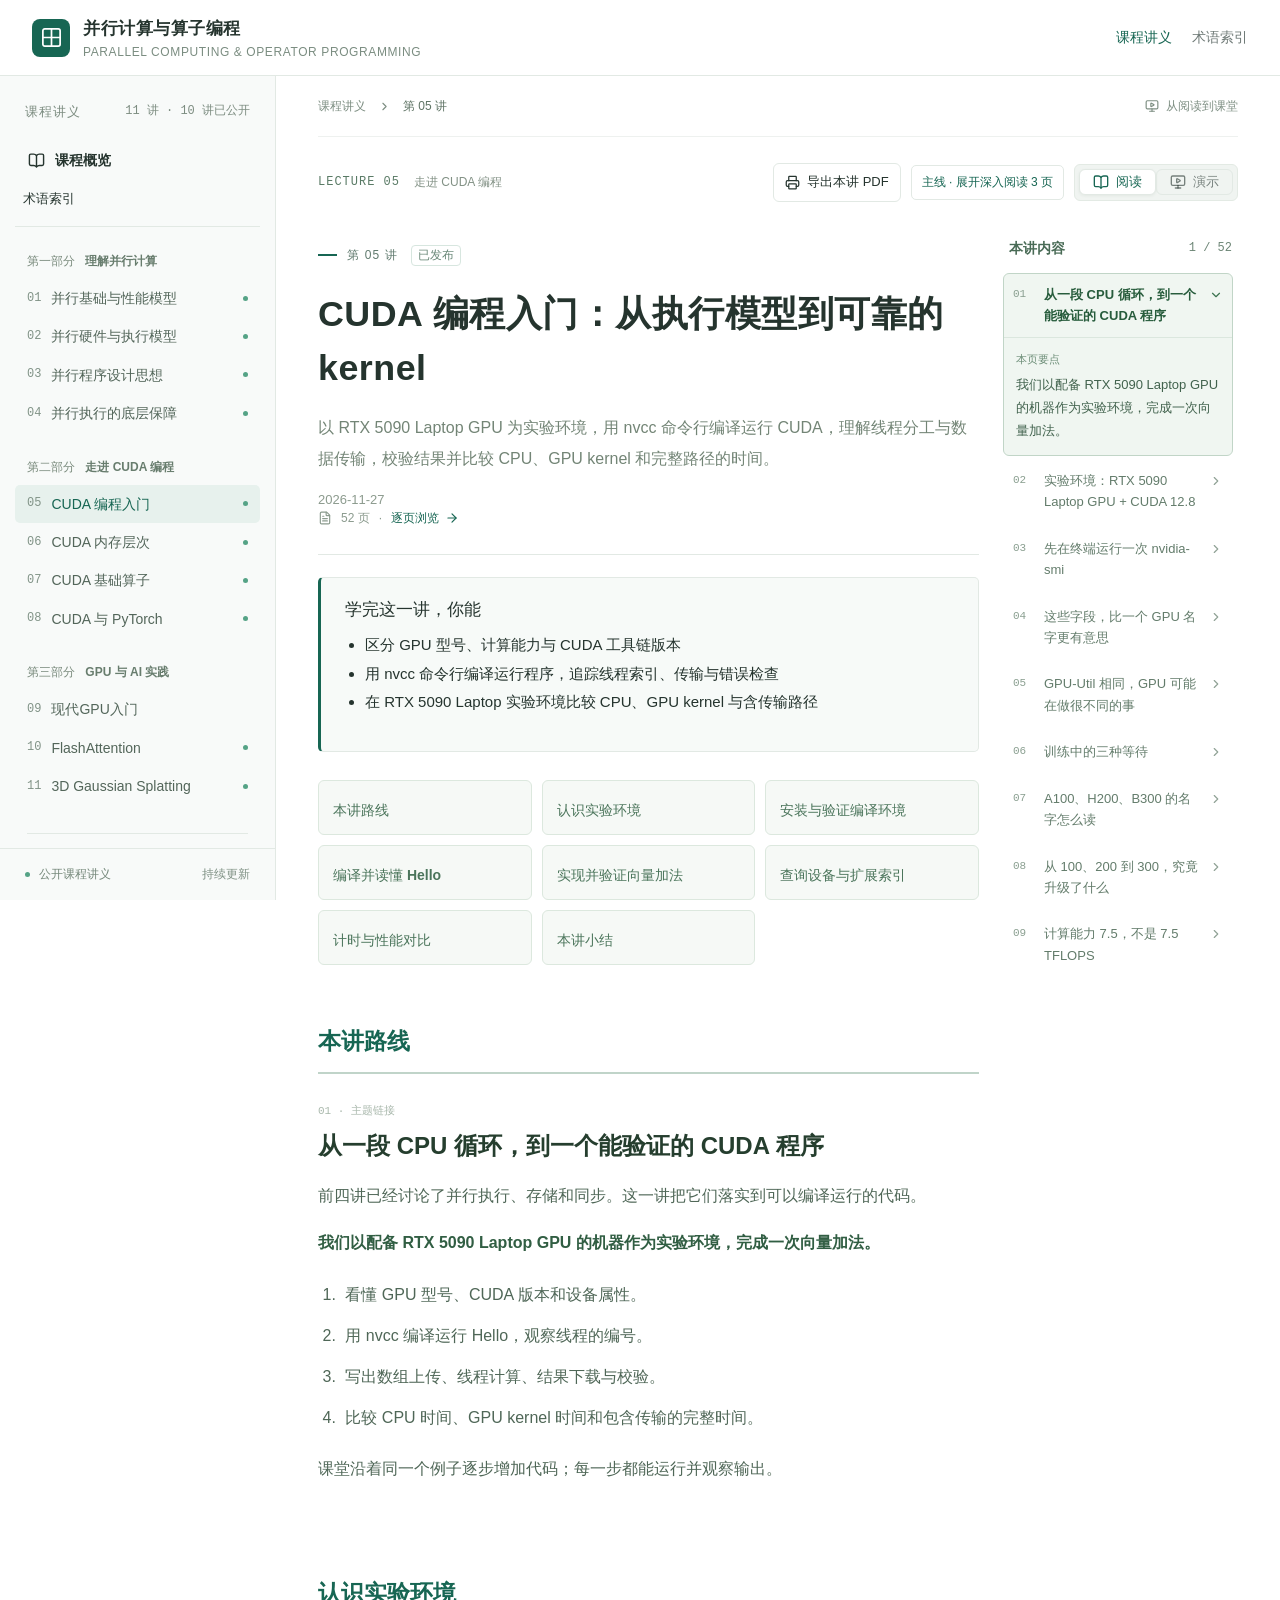
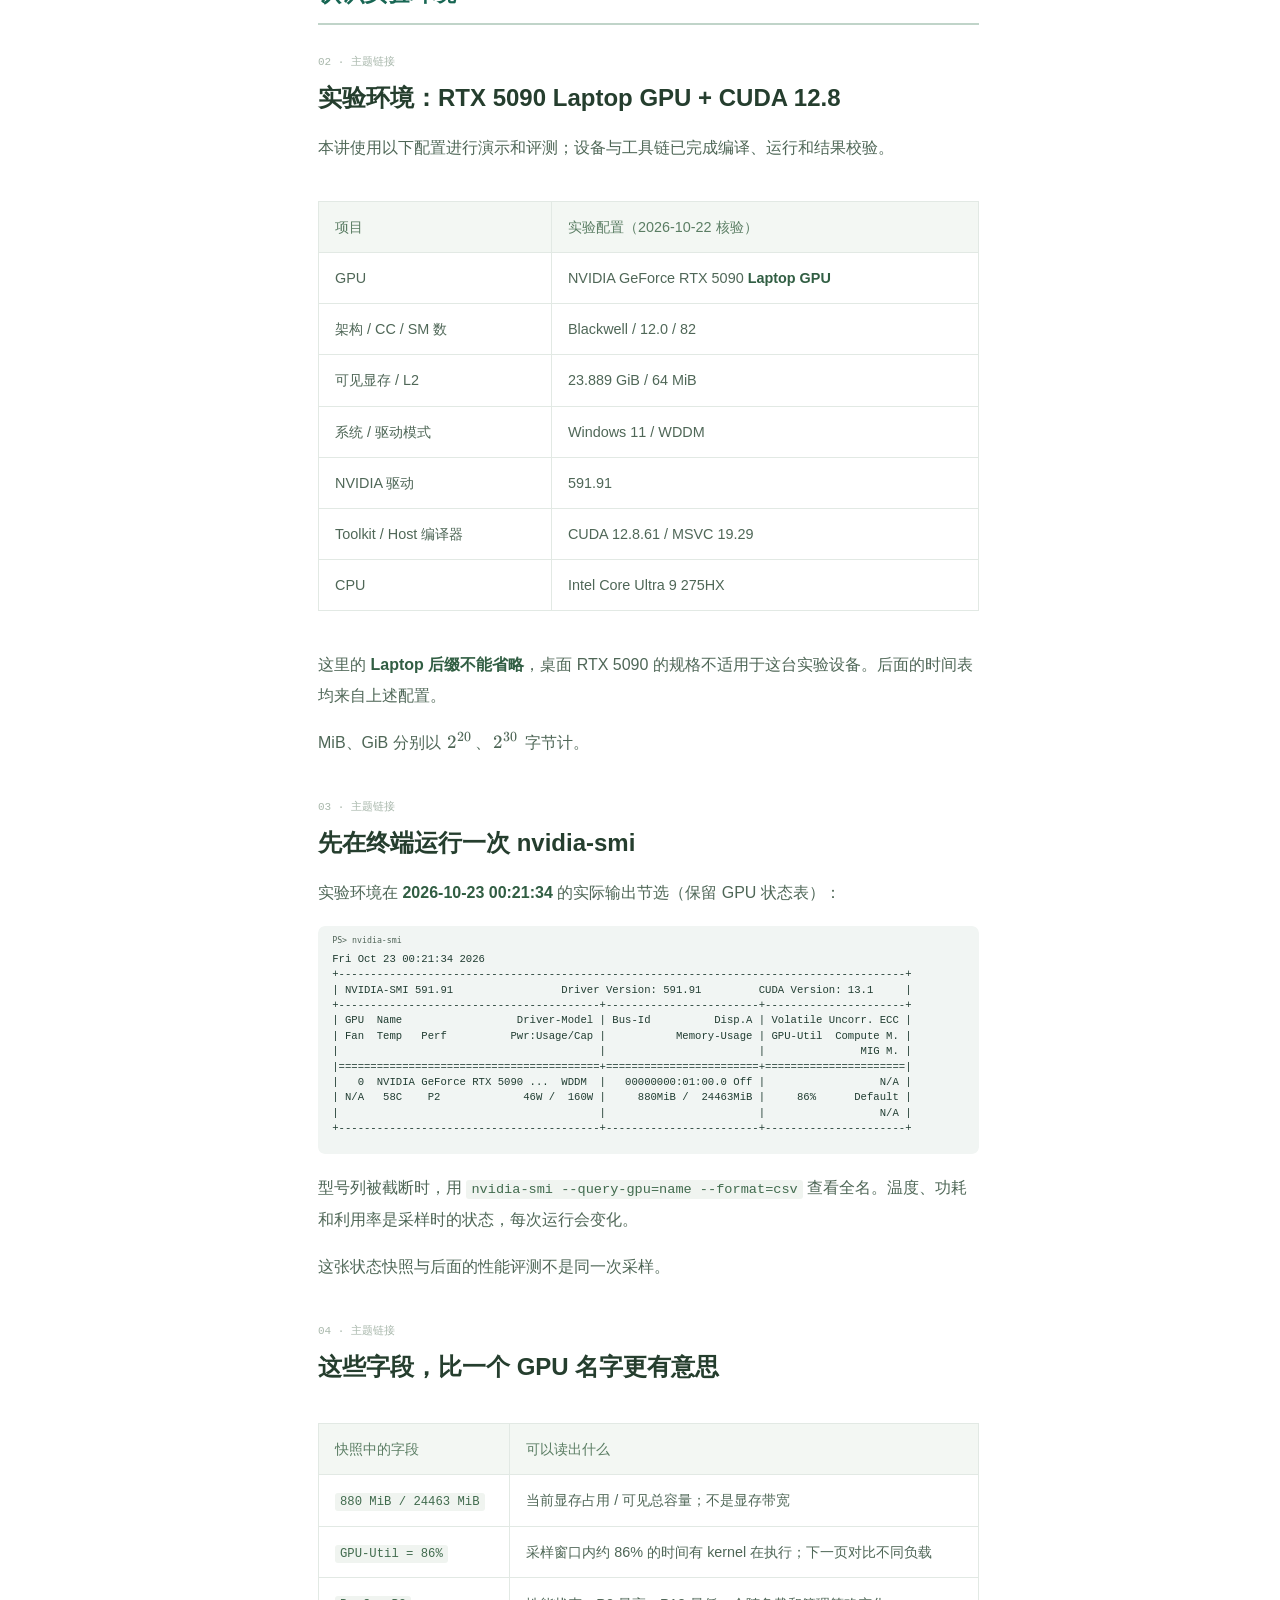
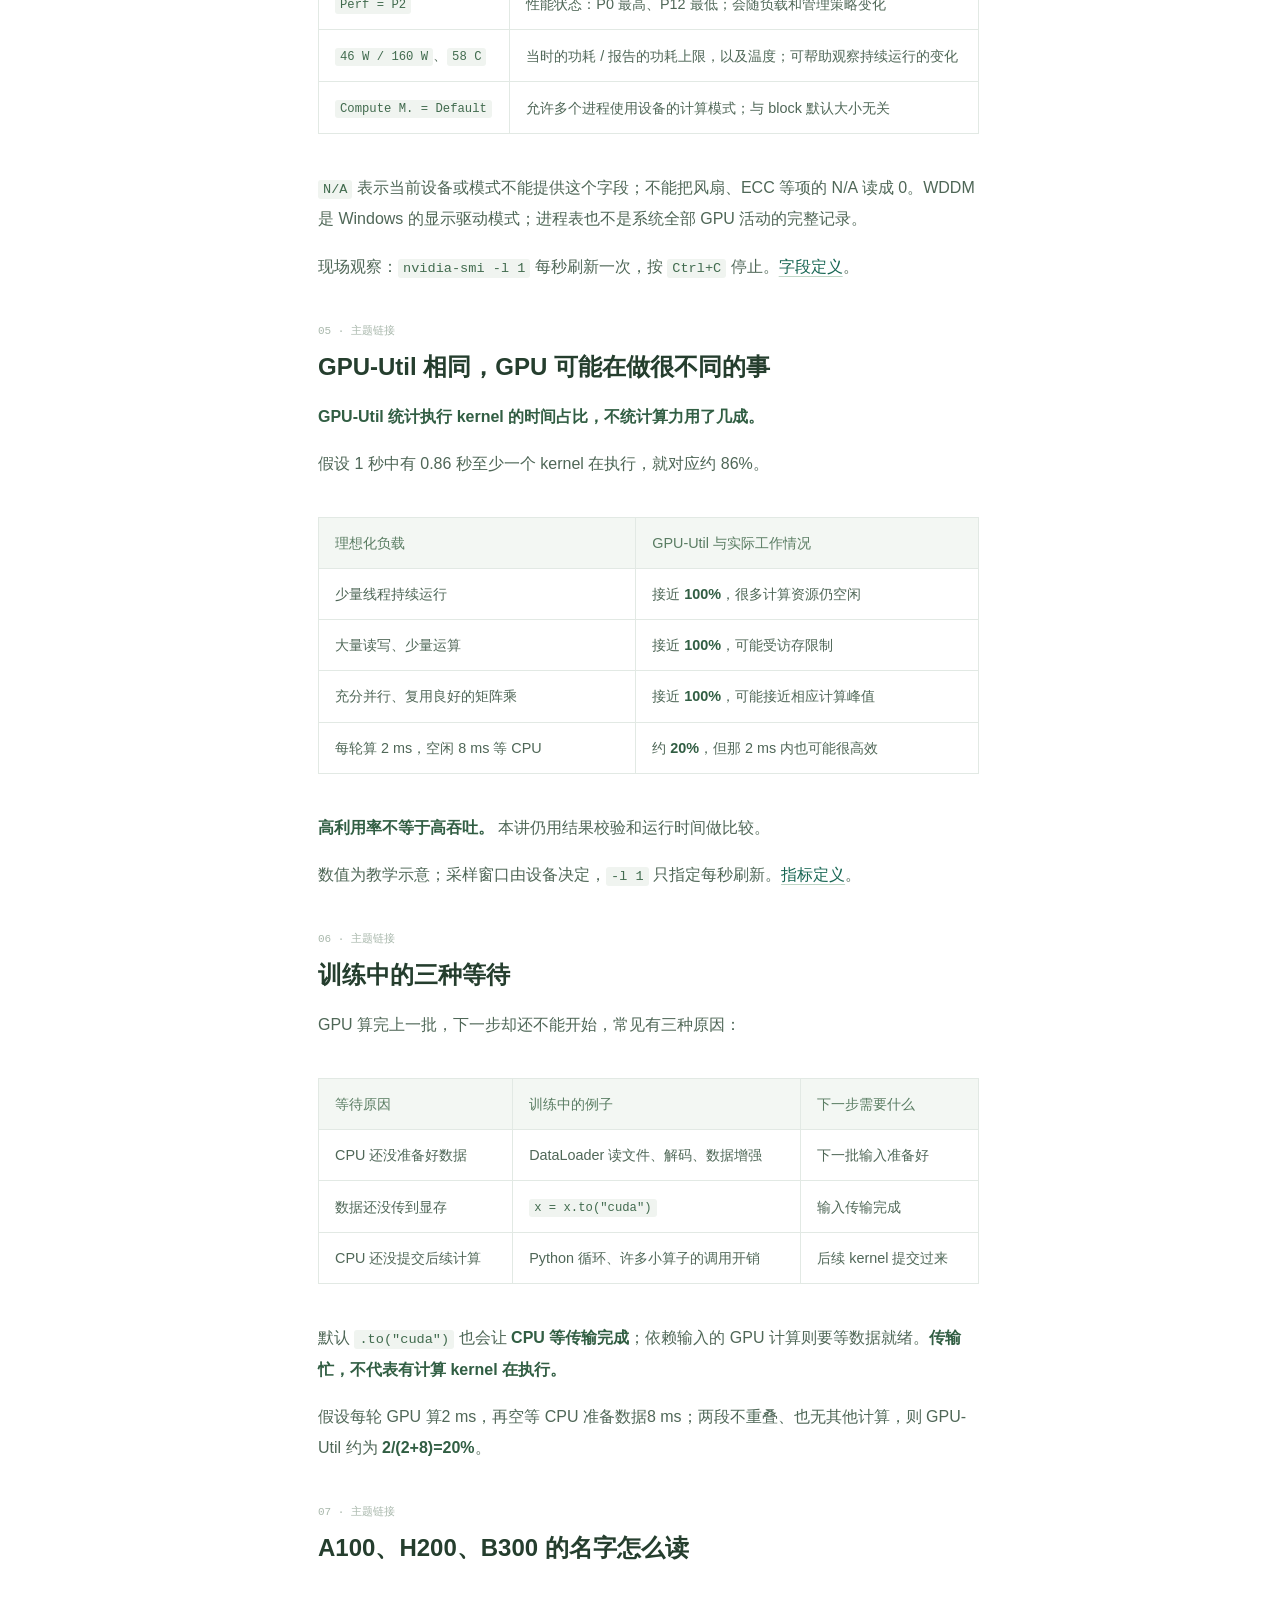
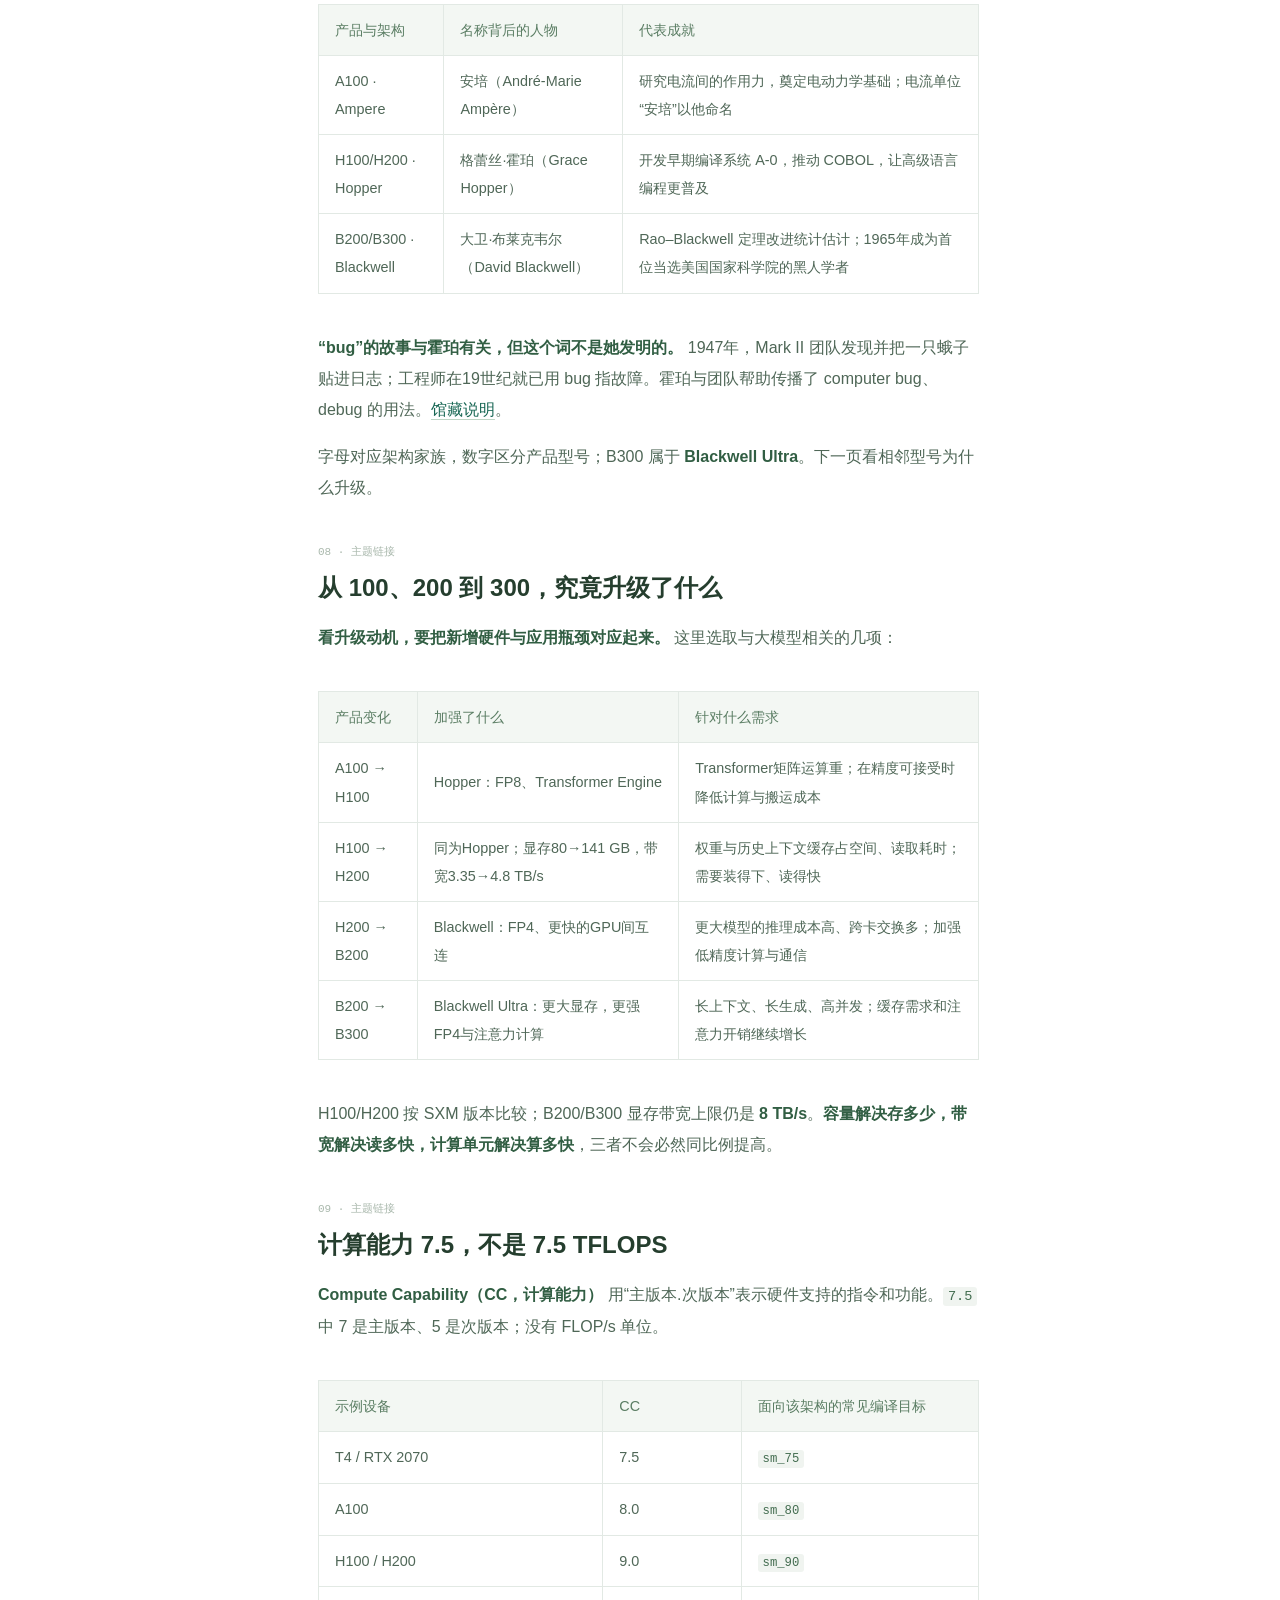
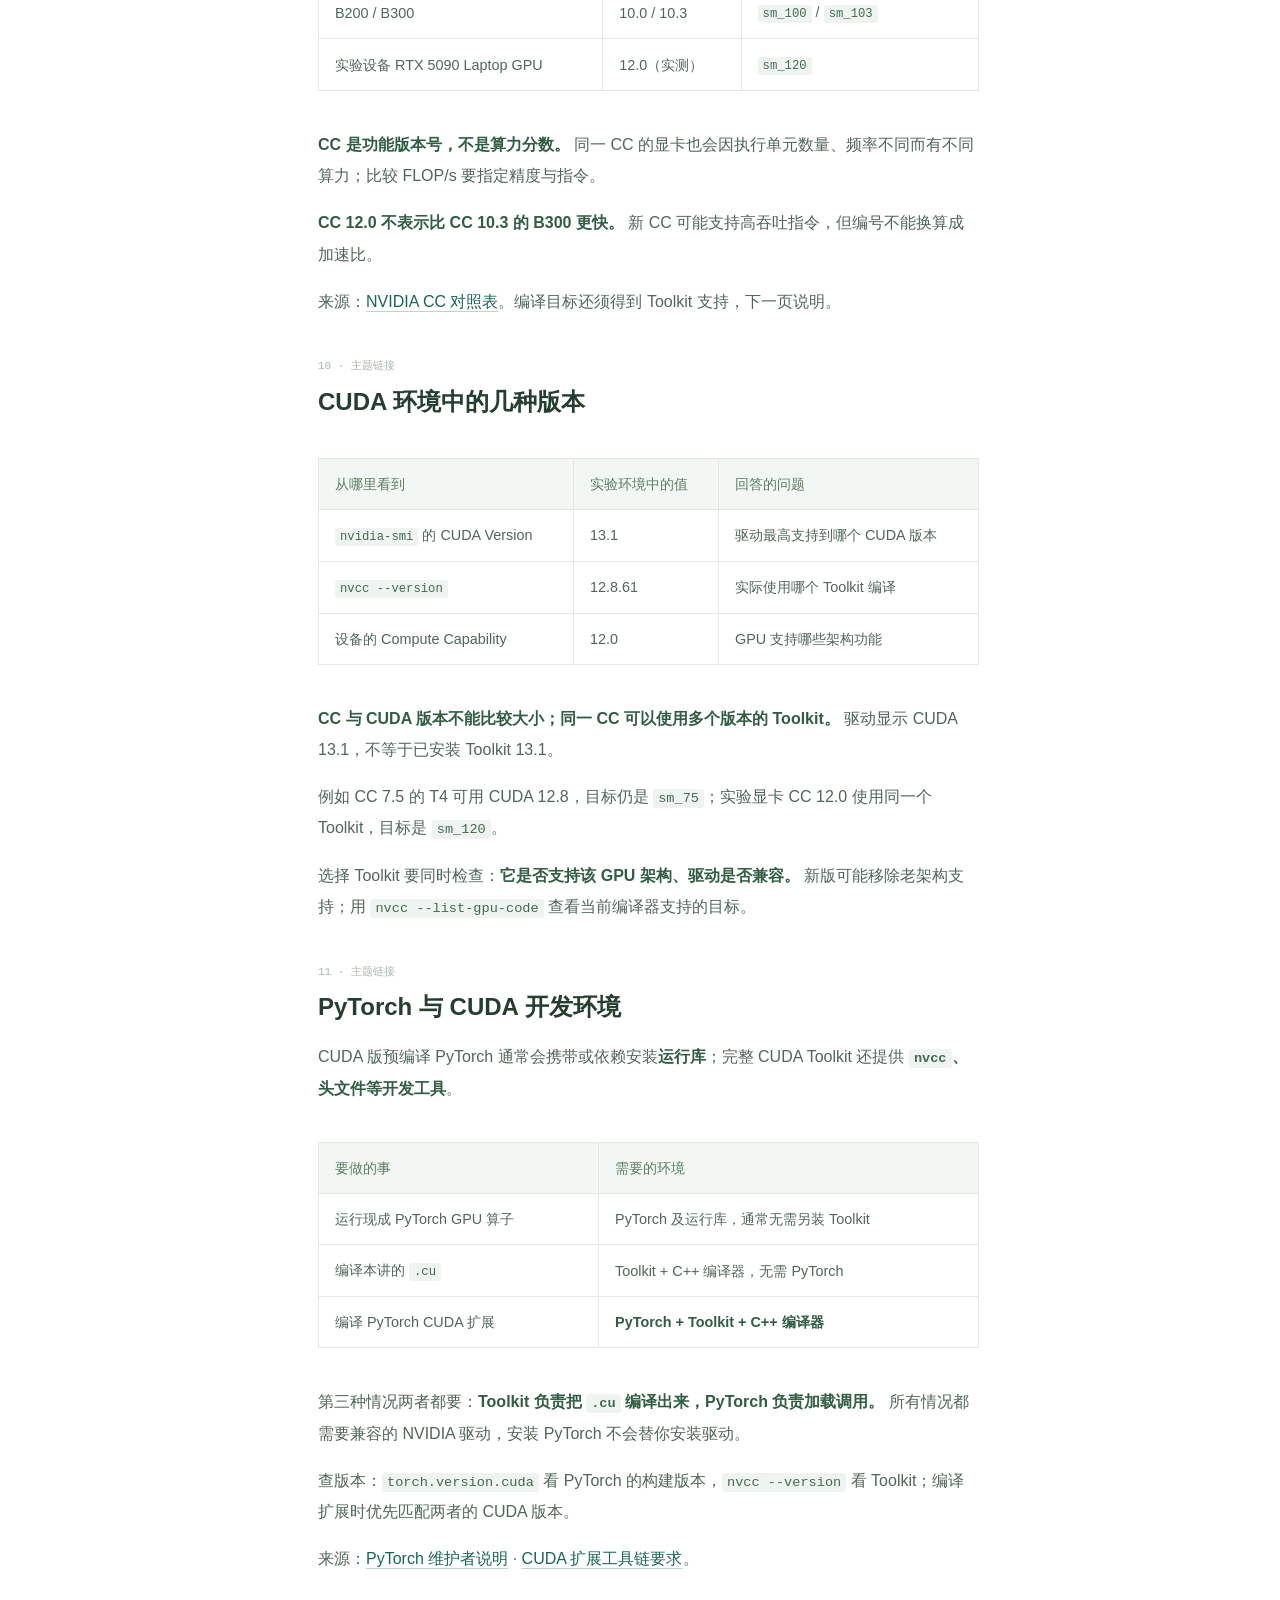
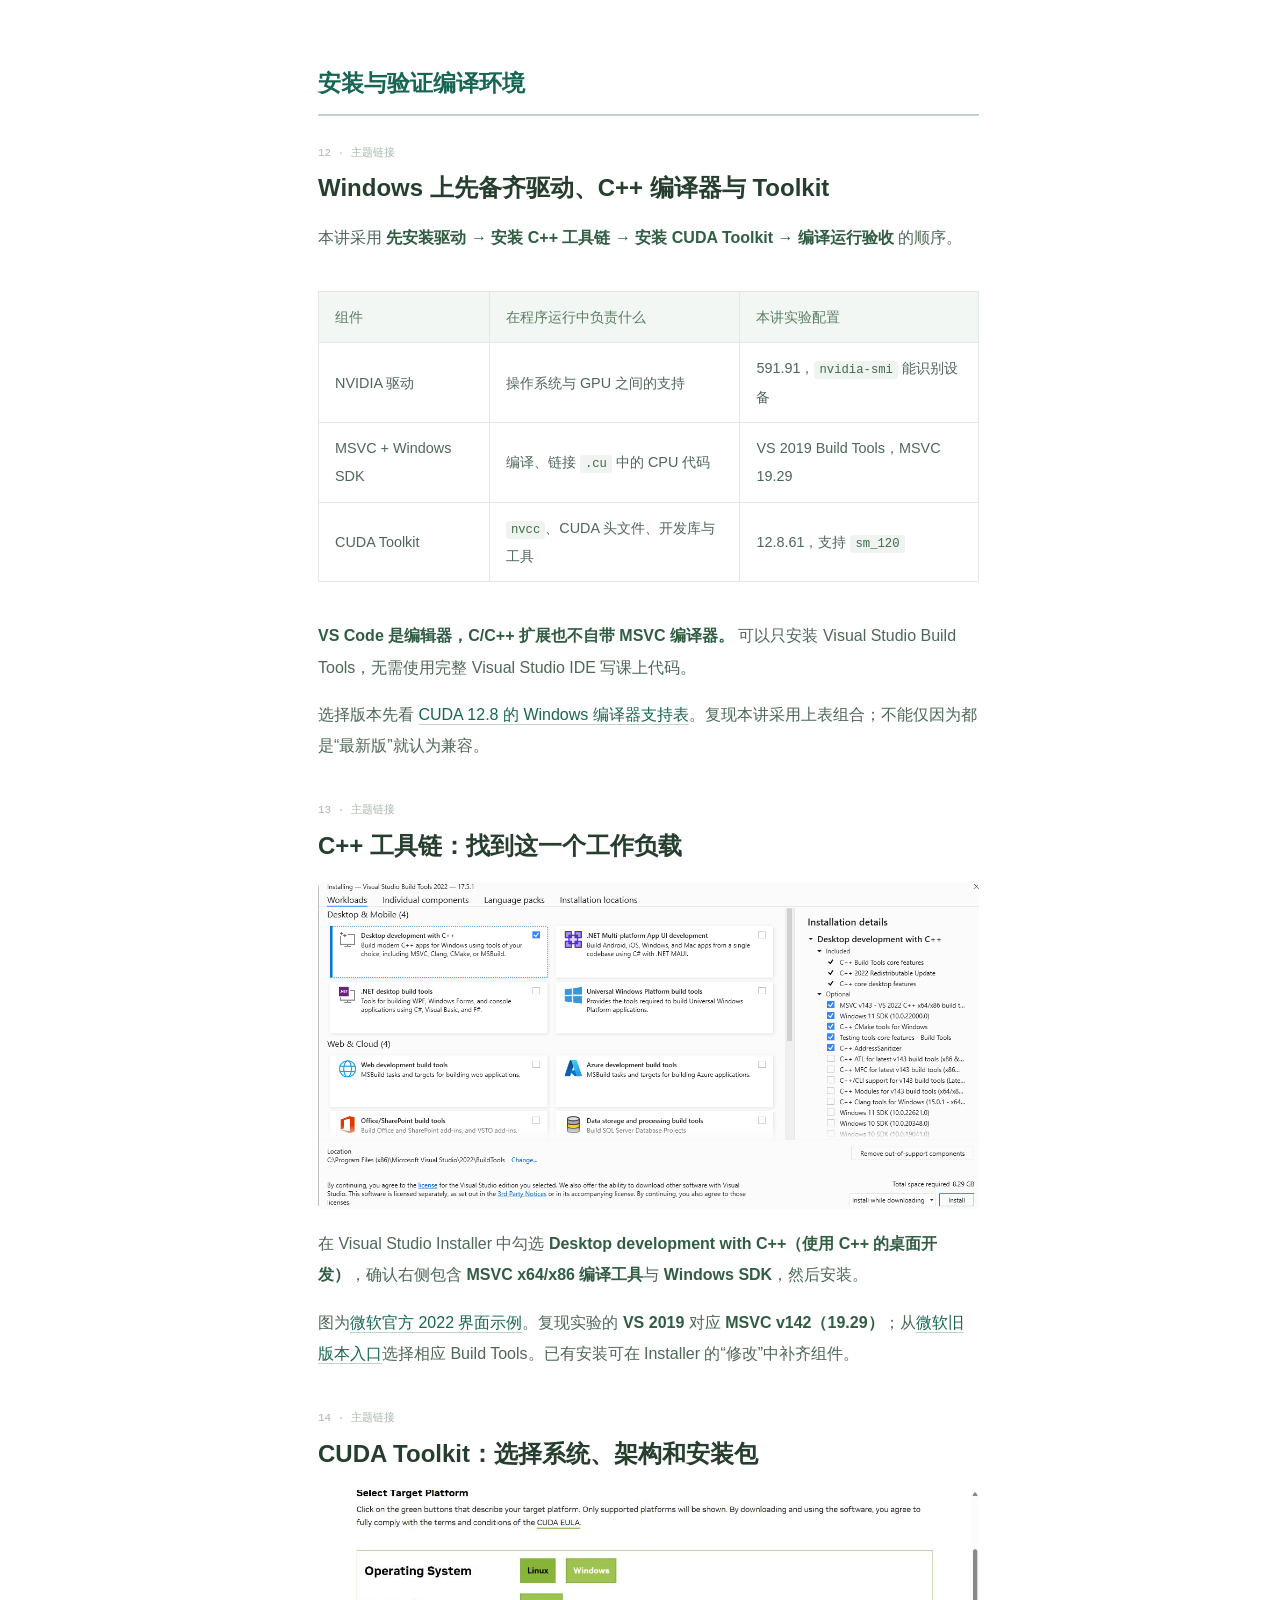
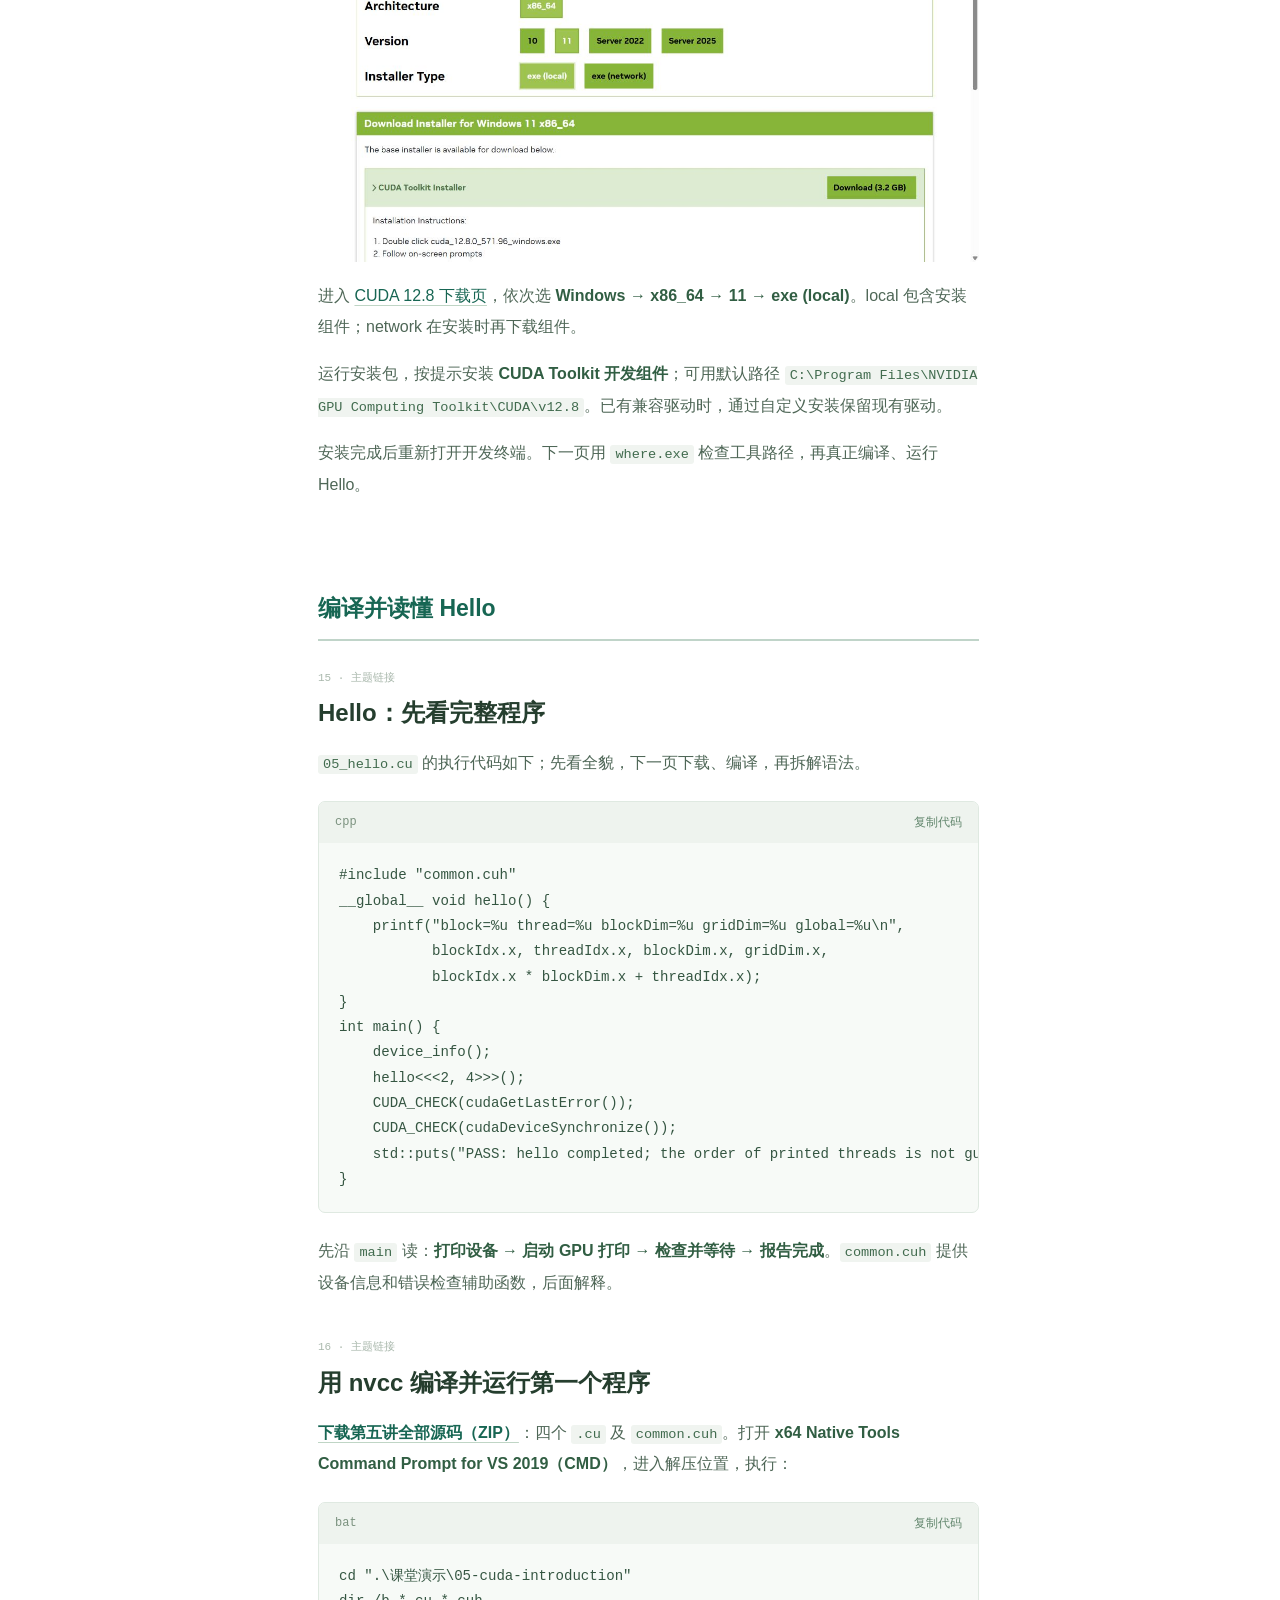
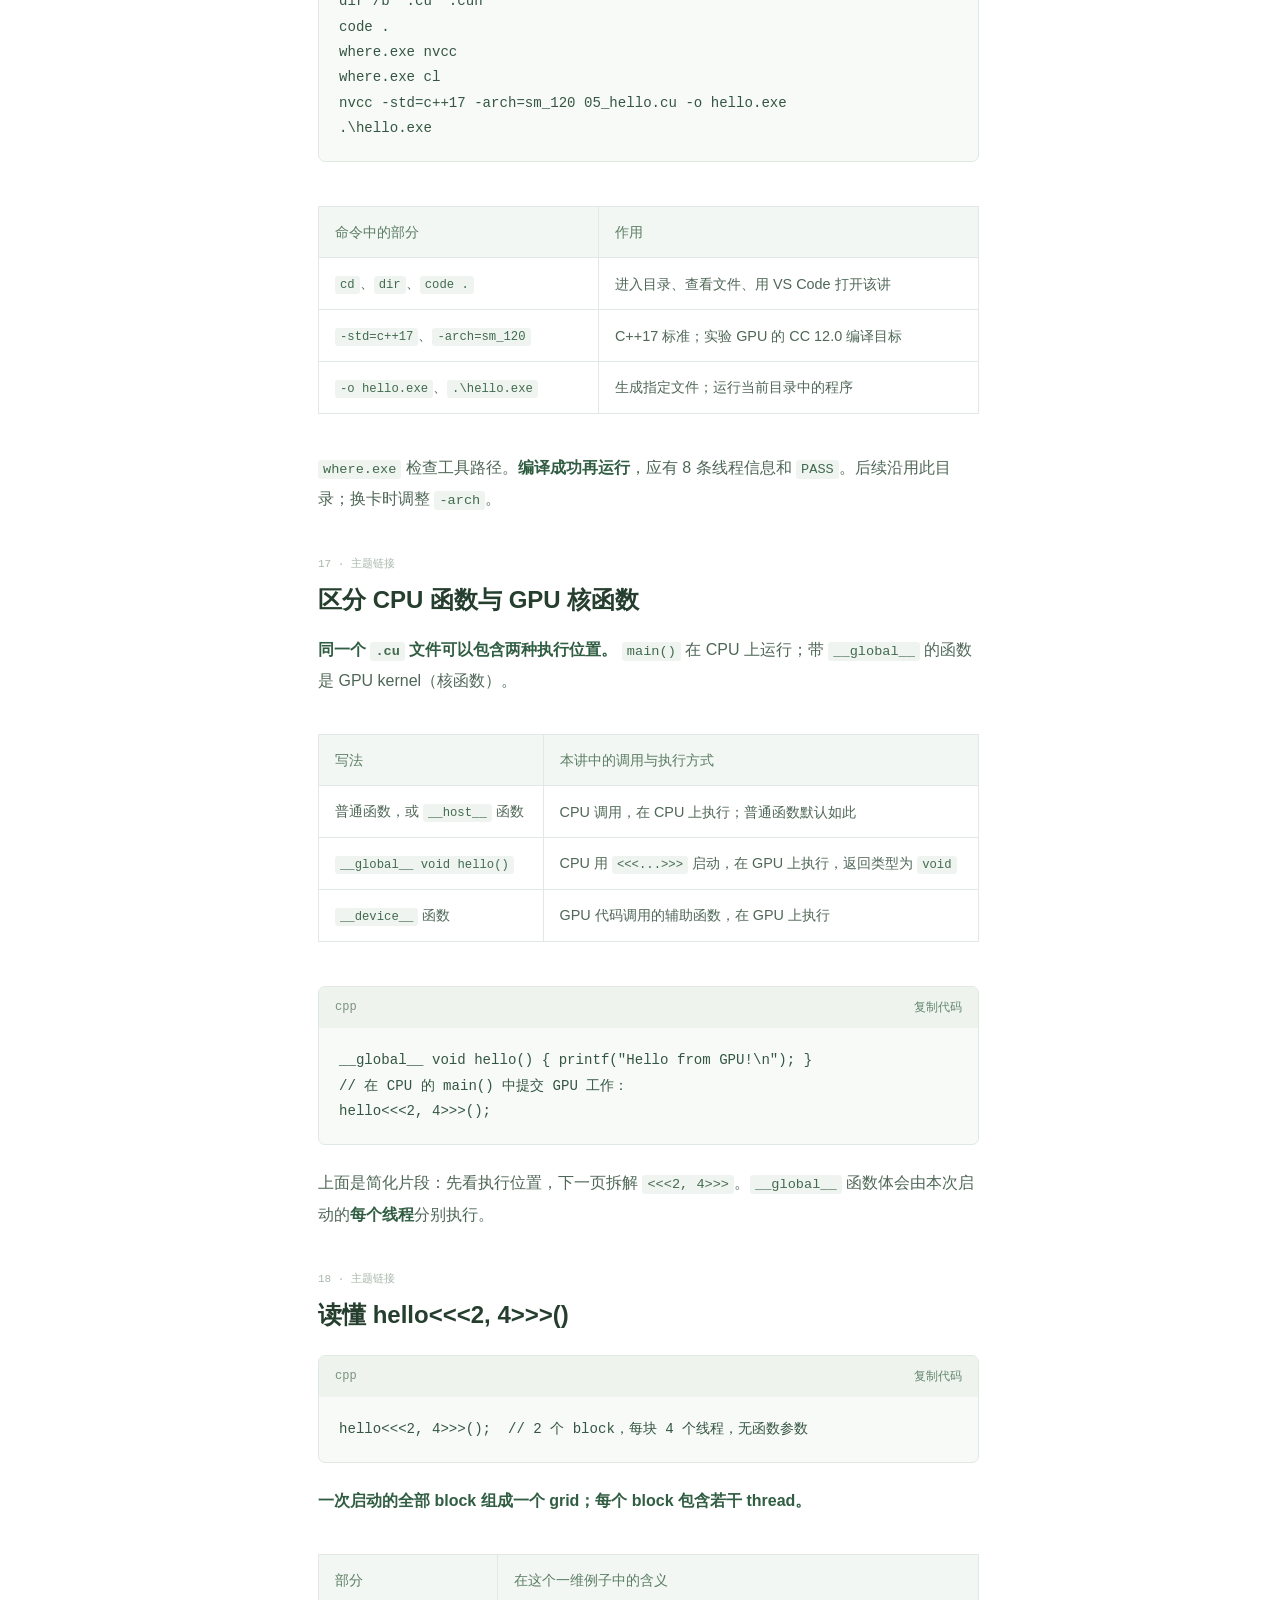
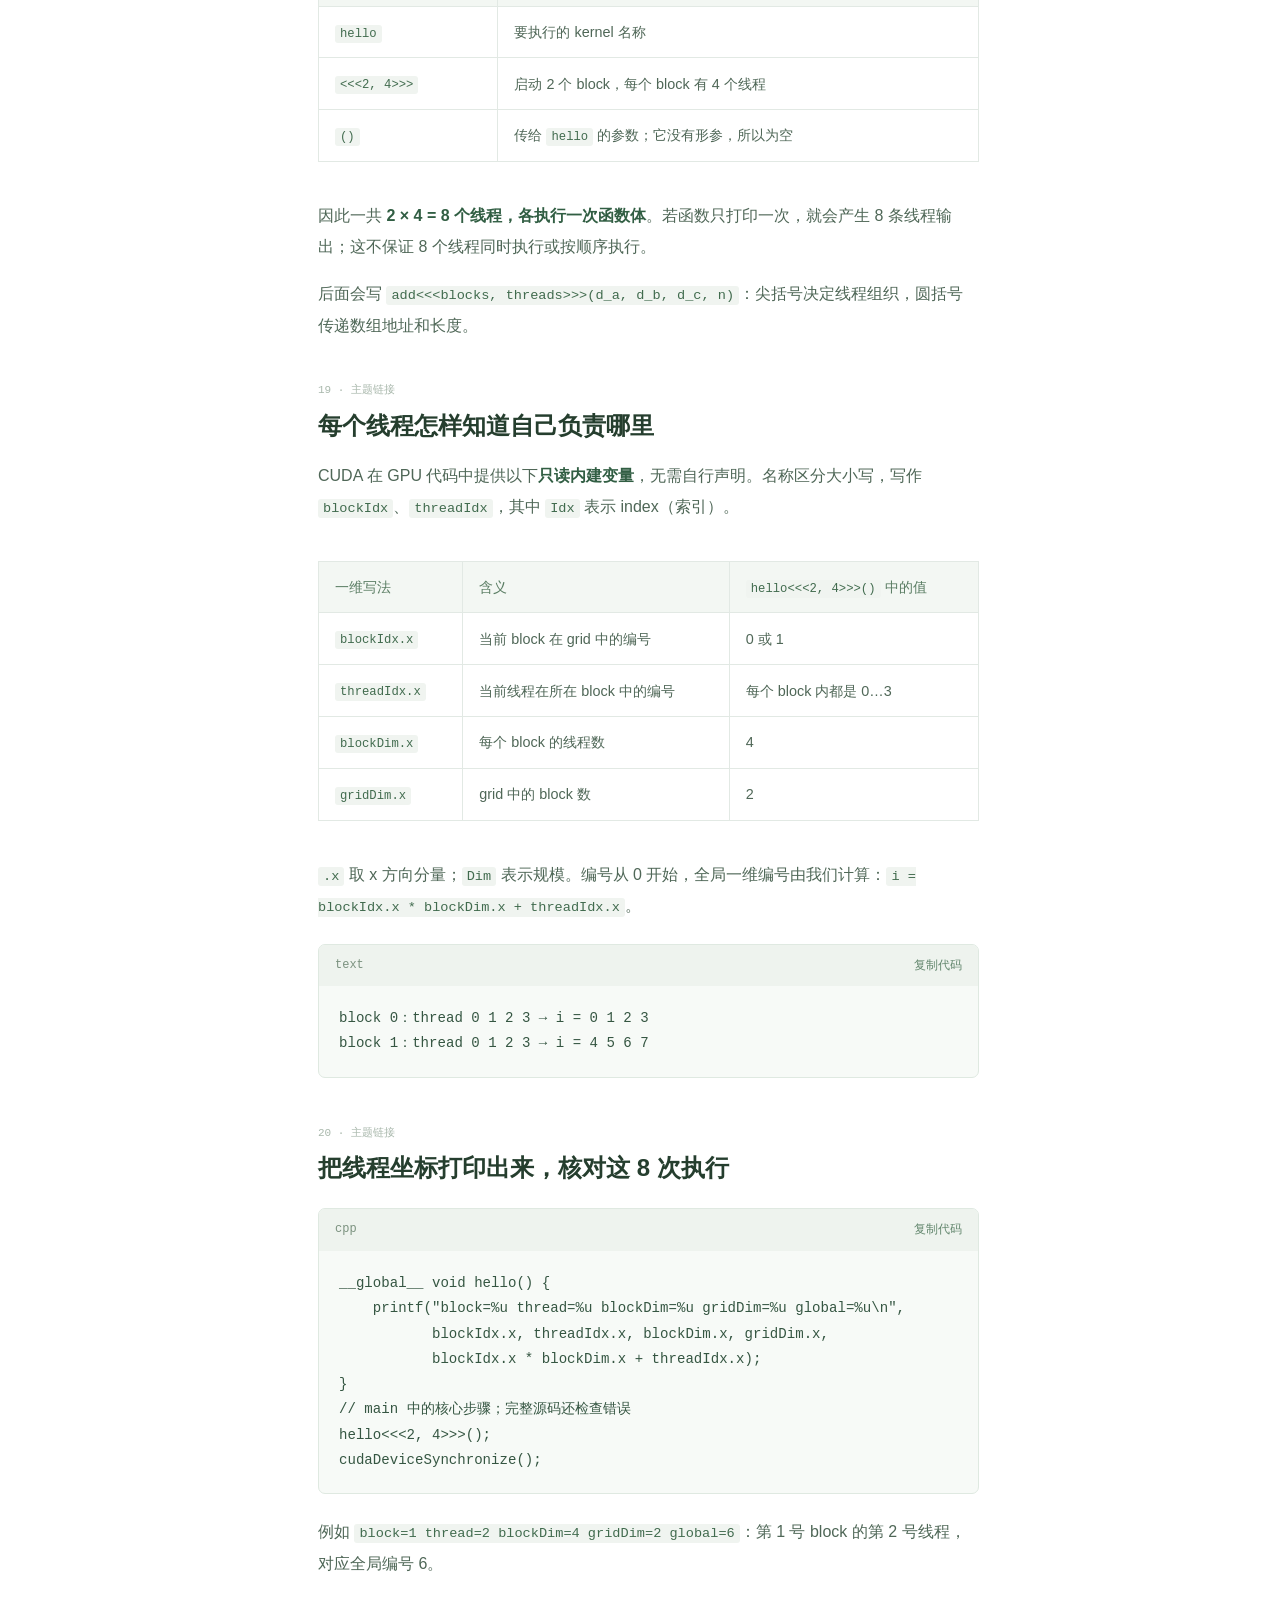
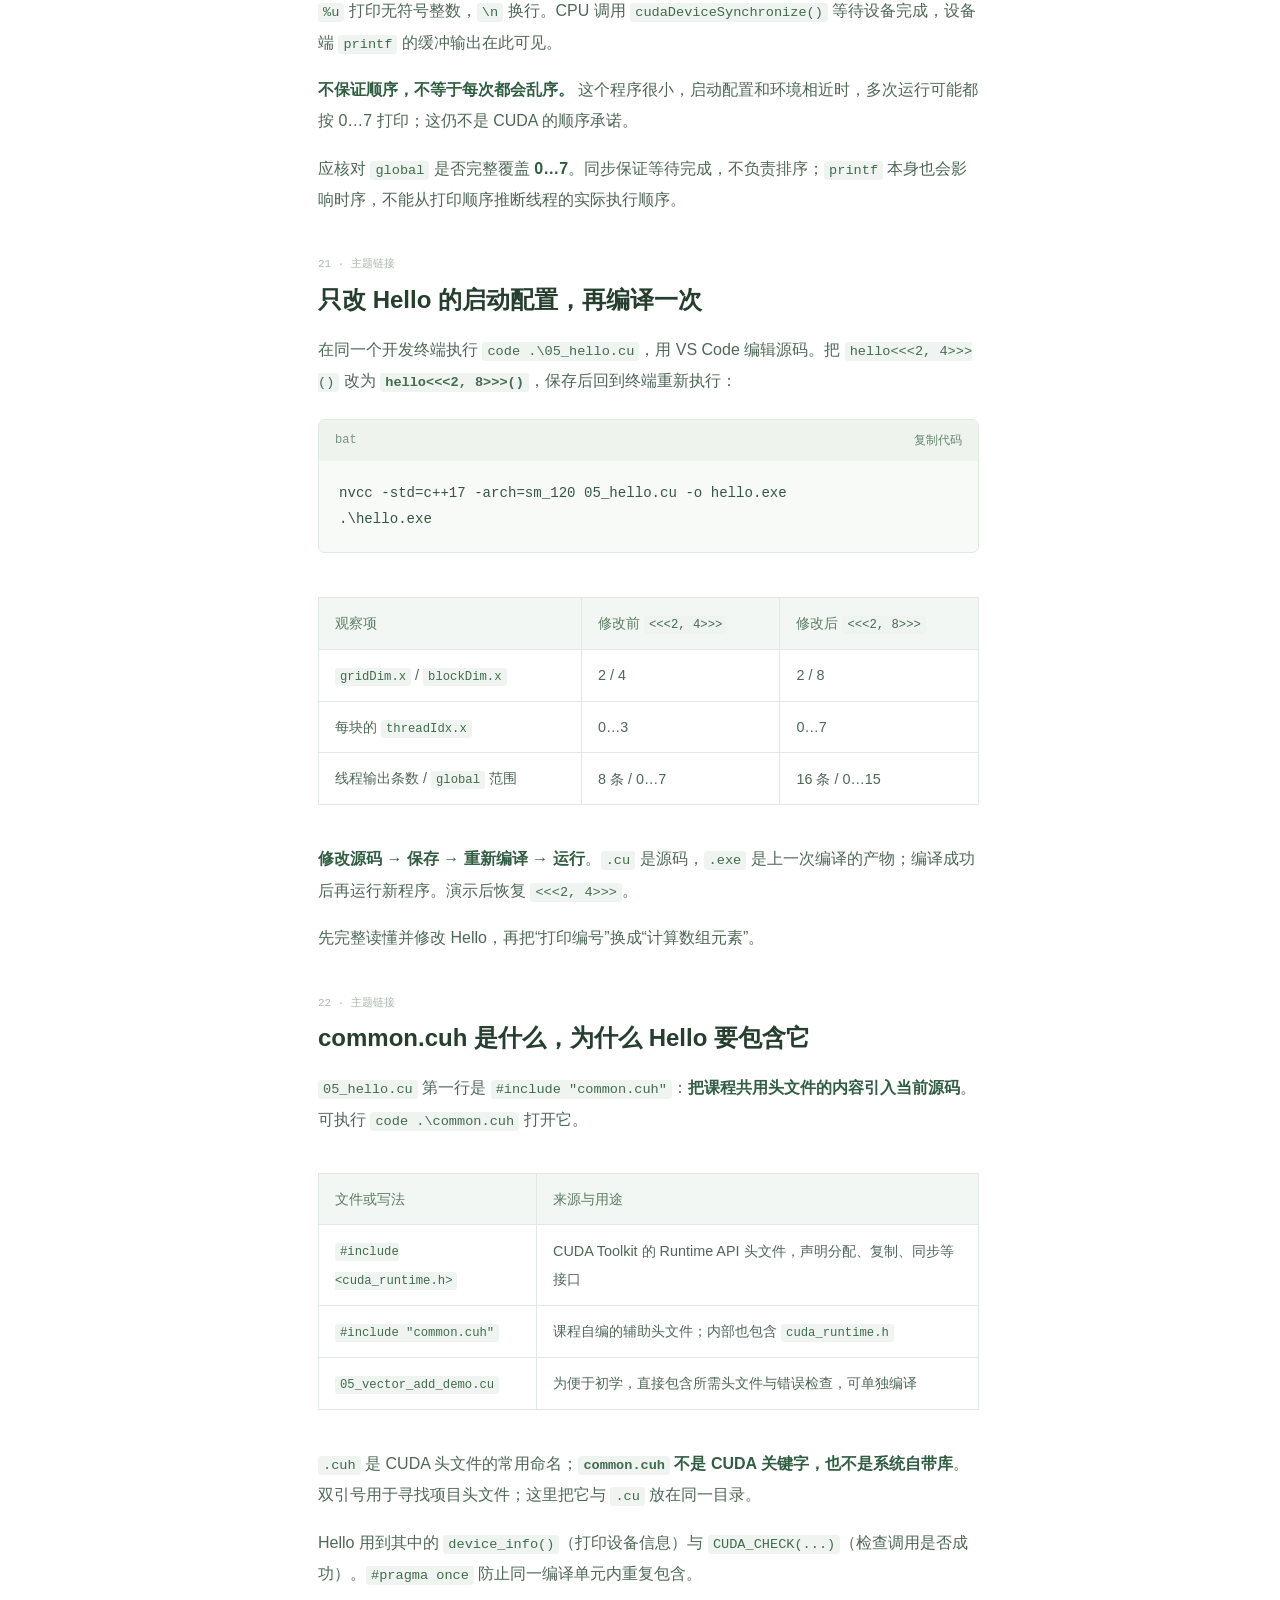
<file: site/lectures/05-cuda-introduction/index.html>
<!doctype html>
<html lang="zh-CN"><head><meta charset="UTF-8"/><meta name="viewport" content="width=device-width, initial-scale=1.0"/><meta name="course-root" content="../../"/><meta name="course-route" content="/lectures/05-cuda-introduction/"/><meta name="description" content="并行计算与算子编程课程讲义。阅读第一讲与第二讲：并行计算、性能模型、CPU/GPU硬件与执行模型。"/><title>CUDA 编程入门：从执行模型到可靠的 kernel · 并行计算与算子编程</title><link rel="icon" type="image/svg+xml" href="../../favicon.svg"/>  <script type="module" crossorigin src="../../assets/index-Do3mmC7H.js"></script>
  <link rel="stylesheet" crossorigin href="../../assets/index-Bylqt7jZ.css">
</head><body><div id="root"><link rel="preload" as="image" href="../../materials/lectures/05/figures/nvidia-smi-snapshot.svg"/><link rel="preload" as="image" href="../../materials/lectures/05/figures/msvc-cpp-workload.png"/><link rel="preload" as="image" href="../../materials/lectures/05/figures/cuda-12-8-download.png"/><link rel="preload" as="image" href="../../materials/lectures/05/figures/host-device.svg"/><link rel="preload" as="image" href="../../materials/lectures/05/figures/launch-ownership.svg"/><link rel="preload" as="image" href="../../materials/lectures/05/figures/matrix-indices.svg"/><link rel="preload" as="image" href="../../materials/lectures/05/figures/local-vector-add.svg"/><div data-slot="sidebar-wrapper" style="--sidebar-width:276px;--sidebar-width-icon:3rem" class="group/sidebar-wrapper flex min-h-svh w-full has-data-[variant=inset]:bg-sidebar course-app"><a class="skip-link" href="#main-content">跳转至正文</a><header class="site-header"><a href="../../" class="brand"><span class="brand-mark"><svg xmlns="http://www.w3.org/2000/svg" width="23" height="23" viewBox="0 0 24 24" fill="none" stroke="currentColor" stroke-width="1.8" stroke-linecap="round" stroke-linejoin="round" class="lucide lucide-grid2x2 lucide-grid-2x2" aria-hidden="true"><path d="M12 3v18"></path><path d="M3 12h18"></path><rect x="3" y="3" width="18" height="18" rx="2"></rect></svg></span><span>并行计算与算子编程<small>PARALLEL COMPUTING &amp; OPERATOR PROGRAMMING</small></span></a><nav class="header-nav" aria-label="网站导航"><a href="../../" class="current">课程讲义</a><a href="../../glossary/">术语索引</a><span class="institution"><svg xmlns="http://www.w3.org/2000/svg" width="17" height="17" viewBox="0 0 24 24" fill="none" stroke="currentColor" stroke-width="2" stroke-linecap="round" stroke-linejoin="round" class="lucide lucide-graduation-cap" aria-hidden="true"><path d="M21.42 10.922a1 1 0 0 0-.019-1.838L12.83 5.18a2 2 0 0 0-1.66 0L2.6 9.08a1 1 0 0 0 0 1.832l8.57 3.908a2 2 0 0 0 1.66 0z"></path><path d="M22 10v6"></path><path d="M6 12.5V16a6 3 0 0 0 12 0v-3.5"></path></svg>人工智能学院</span></nav></header><div class="group peer hidden text-sidebar-foreground md:block" data-state="expanded" data-collapsible="" data-variant="sidebar" data-side="left" data-slot="sidebar"><div data-slot="sidebar-gap" class="transition-[width] duration-200 ease-linear relative w-(--sidebar-width) bg-transparent group-data-[collapsible=offcanvas]:w-0 group-data-[side=right]:rotate-180 group-data-[collapsible=icon]:w-(--sidebar-width-icon)"></div><div data-slot="sidebar-container" data-side="left" class="fixed inset-y-0 z-10 hidden h-svh w-(--sidebar-width) transition-[left,right,width] duration-200 ease-linear data-[side=left]:left-0 data-[side=left]:group-data-[collapsible=offcanvas]:left-[calc(var(--sidebar-width)*-1)] data-[side=right]:right-0 data-[side=right]:group-data-[collapsible=offcanvas]:right-[calc(var(--sidebar-width)*-1)] md:flex group-data-[collapsible=icon]:w-(--sidebar-width-icon) group-data-[side=left]:border-r group-data-[side=right]:border-l course-sidebar"><div data-sidebar="sidebar" data-slot="sidebar-inner" class="bg-sidebar group-data-[variant=floating]:ring-sidebar-border group-data-[variant=floating]:rounded-lg group-data-[variant=floating]:shadow-sm group-data-[variant=floating]:ring-1 flex size-full flex-col"><div class="sidebar-heading">课程讲义 <span>11 讲 · 10 讲已公开</span></div><div data-slot="sidebar-content" data-sidebar="content" class="no-scrollbar gap-0 flex min-h-0 flex-1 flex-col overflow-auto group-data-[collapsible=icon]:overflow-hidden course-nav"><a href="../../" class="overview-link "><svg xmlns="http://www.w3.org/2000/svg" width="17" height="17" viewBox="0 0 24 24" fill="none" stroke="currentColor" stroke-width="2" stroke-linecap="round" stroke-linejoin="round" class="lucide lucide-book-open" aria-hidden="true"><path d="M12 5v16"></path><path d="M20.001 19A2 2 0 0022 17V5a2 2 0 00-1.999-2L16 3.002A5 5 0 0012 5a5 5 0 00-4-2H4a2 2 0 00-2 2v12a2 2 0 001.999 2H8a5 5 0 014 2 5 5 0 014-2z"></path></svg>课程概览</a><div class="learning-sidebar"><a href="../../glossary/">术语索引</a></div><div class="nav-part"><p>第<!-- -->一<!-- -->部分 <span>理解并行计算</span></p><a href="../../lectures/01-introduction/" class="lesson-link "><span class="lesson-number">01</span><span>并行基础与性能模型</span><i class="status-dot"></i></a><a href="../../lectures/02-execution-models/" class="lesson-link "><span class="lesson-number">02</span><span>并行硬件与执行模型</span><i class="status-dot"></i></a><a href="../../lectures/03-parallel-design/" class="lesson-link "><span class="lesson-number">03</span><span>并行程序设计思想</span><i class="status-dot"></i></a><a href="../../lectures/04-memory-synchronization/" class="lesson-link "><span class="lesson-number">04</span><span>并行执行的底层保障</span><i class="status-dot"></i></a></div><div class="nav-part"><p>第<!-- -->二<!-- -->部分 <span>走进 CUDA 编程</span></p><a href="../../lectures/05-cuda-introduction/" aria-current="page" class="lesson-link active"><span class="lesson-number">05</span><span>CUDA 编程入门</span><i class="status-dot"></i></a><a href="../../lectures/06-memory-hierarchy/" class="lesson-link "><span class="lesson-number">06</span><span>CUDA 内存层次</span><i class="status-dot"></i></a><a href="../../lectures/07-parallel-primitives/" class="lesson-link "><span class="lesson-number">07</span><span>CUDA 基础算子</span><i class="status-dot"></i></a><a href="../../lectures/08-dnns-on-gpus/" class="lesson-link "><span class="lesson-number">08</span><span>CUDA 与 PyTorch</span><i class="status-dot"></i></a></div><div class="nav-part"><p>第<!-- -->三<!-- -->部分 <span>GPU 与 AI 实践</span></p><a href="../../lectures/09-modern-architecture/" class="lesson-link "><span class="lesson-number">09</span><span>现代GPU入门</span></a><a href="../../lectures/10-flash-attention/" class="lesson-link "><span class="lesson-number">10</span><span>FlashAttention</span><i class="status-dot"></i></a><a href="../../lectures/11-gaussian-splatting/" class="lesson-link "><span class="lesson-number">11</span><span>3D Gaussian Splatting</span><i class="status-dot"></i></a></div><a href="../../#resources" class="sidebar-resource">参考资料 <svg xmlns="http://www.w3.org/2000/svg" width="15" height="15" viewBox="0 0 24 24" fill="none" stroke="currentColor" stroke-width="2" stroke-linecap="round" stroke-linejoin="round" class="lucide lucide-arrow-up-right" aria-hidden="true"><path d="M7 7h10v10"></path><path d="M7 17 17 7"></path></svg></a></div><div class="sidebar-footer"><span class="status-dot"></span>公开课程讲义 <span>持续更新</span></div></div></div></div><div class="site-body"><div class="breadcrumb"><div><button class="icon-button mobile-menu" aria-label="打开课程目录"><svg xmlns="http://www.w3.org/2000/svg" width="20" height="20" viewBox="0 0 24 24" fill="none" stroke="currentColor" stroke-width="2" stroke-linecap="round" stroke-linejoin="round" class="lucide lucide-menu" aria-hidden="true"><path d="M4 5h16"></path><path d="M4 12h16"></path><path d="M4 19h16"></path></svg></button><a href="../../">课程讲义</a><svg xmlns="http://www.w3.org/2000/svg" width="13" height="13" viewBox="0 0 24 24" fill="none" stroke="currentColor" stroke-width="2" stroke-linecap="round" stroke-linejoin="round" class="lucide lucide-chevron-right" aria-hidden="true"><path d="m9 18 6-6-6-6"></path></svg><span>第 05 讲</span></div><span class="breadcrumb-note"><svg xmlns="http://www.w3.org/2000/svg" width="14" height="14" viewBox="0 0 24 24" fill="none" stroke="currentColor" stroke-width="2" stroke-linecap="round" stroke-linejoin="round" class="lucide lucide-monitor-play" aria-hidden="true"><path d="M15.033 9.44a.647.647 0 0 1 0 1.12l-4.065 2.352a.645.645 0 0 1-.968-.56V7.648a.645.645 0 0 1 .967-.56z"></path><path d="M12 17v4"></path><path d="M8 21h8"></path><rect x="2" y="3" width="20" height="14" rx="2"></rect></svg>从阅读到课堂</span></div><div class="lecture-workspace " data-lecture="05-cuda-introduction"><div data-orientation="horizontal" data-activation-direction="none" data-slot="tabs" class="group/tabs flex gap-2 data-horizontal:flex-col"><div class="lecture-toolbar"><div class="lecture-location"><span>LECTURE <!-- -->05</span><span>走进 CUDA 编程</span></div><div class="lecture-tools"><a href="../../lectures/05-cuda-introduction/?mode=print" class="lecture-export-button" target="_blank" rel="noopener noreferrer"><svg xmlns="http://www.w3.org/2000/svg" width="15" height="15" viewBox="0 0 24 24" fill="none" stroke="currentColor" stroke-width="2" stroke-linecap="round" stroke-linejoin="round" class="lucide lucide-printer" aria-hidden="true"><path d="M6 18H4a2 2 0 0 1-2-2v-5a2 2 0 0 1 2-2h16a2 2 0 0 1 2 2v5a2 2 0 0 1-2 2h-2"></path><path d="M6 9V3a1 1 0 0 1 1-1h10a1 1 0 0 1 1 1v6"></path><rect x="6" y="14" width="12" height="8" rx="1"></rect></svg>导出本讲 PDF</a><button class="mobile-contents-button"><svg xmlns="http://www.w3.org/2000/svg" width="15" height="15" viewBox="0 0 24 24" fill="none" stroke="currentColor" stroke-width="2" stroke-linecap="round" stroke-linejoin="round" class="lucide lucide-grid2x2 lucide-grid-2x2" aria-hidden="true"><path d="M12 3v18"></path><path d="M3 12h18"></path><rect x="3" y="3" width="18" height="18" rx="2"></rect></svg>本讲内容</button><button class="reading-path-button" aria-pressed="false">主线 · 展开深入阅读 3 页</button><div data-orientation="horizontal" data-activation-direction="none" role="tablist" data-slot="tabs-list" data-variant="default" aria-label="讲义显示模式" class="group/tabs-list inline-flex w-fit items-center justify-center rounded-lg p-[3px] text-muted-foreground group-data-horizontal/tabs:h-8 group-data-vertical/tabs:h-fit group-data-vertical/tabs:flex-col data-[variant=line]:rounded-none bg-muted mode-tabs"><button type="button" data-active="" data-orientation="horizontal" data-activation-direction="none" aria-disabled="false" tabindex="-1" role="tab" aria-selected="true" id="base-ui-_R_p5k_" data-composite-item-active="" data-slot="tabs-trigger" class="relative inline-flex h-[calc(100%-1px)] flex-1 items-center justify-center gap-1.5 rounded-md border border-transparent px-1.5 py-0.5 text-sm font-medium whitespace-nowrap text-foreground/60 transition-all group-data-vertical/tabs:w-full group-data-vertical/tabs:justify-start hover:text-foreground focus-visible:border-ring focus-visible:ring-[3px] focus-visible:ring-ring/50 focus-visible:outline-1 focus-visible:outline-ring disabled:pointer-events-none disabled:opacity-50 has-data-[icon=inline-end]:pr-1 has-data-[icon=inline-start]:pl-1 aria-disabled:pointer-events-none aria-disabled:opacity-50 dark:text-muted-foreground dark:hover:text-foreground group-data-[variant=default]/tabs-list:data-active:shadow-sm group-data-[variant=line]/tabs-list:data-active:shadow-none [&amp;_svg]:pointer-events-none [&amp;_svg]:shrink-0 [&amp;_svg:not([class*=&#x27;size-&#x27;])]:size-4 group-data-[variant=line]/tabs-list:bg-transparent group-data-[variant=line]/tabs-list:data-active:bg-transparent dark:group-data-[variant=line]/tabs-list:data-active:border-transparent dark:group-data-[variant=line]/tabs-list:data-active:bg-transparent data-active:bg-background data-active:text-foreground dark:data-active:border-input dark:data-active:bg-input/30 dark:data-active:text-foreground after:absolute after:bg-foreground after:opacity-0 after:transition-opacity group-data-horizontal/tabs:after:inset-x-0 group-data-horizontal/tabs:after:bottom-[-5px] group-data-horizontal/tabs:after:h-0.5 group-data-vertical/tabs:after:inset-y-0 group-data-vertical/tabs:after:-right-1 group-data-vertical/tabs:after:w-0.5 group-data-[variant=line]/tabs-list:data-active:after:opacity-100"><svg xmlns="http://www.w3.org/2000/svg" width="15" height="15" viewBox="0 0 24 24" fill="none" stroke="currentColor" stroke-width="2" stroke-linecap="round" stroke-linejoin="round" class="lucide lucide-book-open" aria-hidden="true"><path d="M12 5v16"></path><path d="M20.001 19A2 2 0 0022 17V5a2 2 0 00-1.999-2L16 3.002A5 5 0 0012 5a5 5 0 00-4-2H4a2 2 0 00-2 2v12a2 2 0 001.999 2H8a5 5 0 014 2 5 5 0 014-2z"></path></svg>阅读</button><button type="button" data-orientation="horizontal" data-activation-direction="none" aria-disabled="false" tabindex="-1" role="tab" aria-selected="false" id="base-ui-_R_195k_" data-slot="tabs-trigger" class="relative inline-flex h-[calc(100%-1px)] flex-1 items-center justify-center gap-1.5 rounded-md border border-transparent px-1.5 py-0.5 text-sm font-medium whitespace-nowrap text-foreground/60 transition-all group-data-vertical/tabs:w-full group-data-vertical/tabs:justify-start hover:text-foreground focus-visible:border-ring focus-visible:ring-[3px] focus-visible:ring-ring/50 focus-visible:outline-1 focus-visible:outline-ring disabled:pointer-events-none disabled:opacity-50 has-data-[icon=inline-end]:pr-1 has-data-[icon=inline-start]:pl-1 aria-disabled:pointer-events-none aria-disabled:opacity-50 dark:text-muted-foreground dark:hover:text-foreground group-data-[variant=default]/tabs-list:data-active:shadow-sm group-data-[variant=line]/tabs-list:data-active:shadow-none [&amp;_svg]:pointer-events-none [&amp;_svg]:shrink-0 [&amp;_svg:not([class*=&#x27;size-&#x27;])]:size-4 group-data-[variant=line]/tabs-list:bg-transparent group-data-[variant=line]/tabs-list:data-active:bg-transparent dark:group-data-[variant=line]/tabs-list:data-active:border-transparent dark:group-data-[variant=line]/tabs-list:data-active:bg-transparent data-active:bg-background data-active:text-foreground dark:data-active:border-input dark:data-active:bg-input/30 dark:data-active:text-foreground after:absolute after:bg-foreground after:opacity-0 after:transition-opacity group-data-horizontal/tabs:after:inset-x-0 group-data-horizontal/tabs:after:bottom-[-5px] group-data-horizontal/tabs:after:h-0.5 group-data-vertical/tabs:after:inset-y-0 group-data-vertical/tabs:after:-right-1 group-data-vertical/tabs:after:w-0.5 group-data-[variant=line]/tabs-list:data-active:after:opacity-100"><svg xmlns="http://www.w3.org/2000/svg" width="15" height="15" viewBox="0 0 24 24" fill="none" stroke="currentColor" stroke-width="2" stroke-linecap="round" stroke-linejoin="round" class="lucide lucide-monitor-play" aria-hidden="true"><path d="M15.033 9.44a.647.647 0 0 1 0 1.12l-4.065 2.352a.645.645 0 0 1-.968-.56V7.648a.645.645 0 0 1 .967-.56z"></path><path d="M12 17v4"></path><path d="M8 21h8"></path><rect x="2" y="3" width="20" height="14" rx="2"></rect></svg>演示</button></div></div></div><div data-orientation="horizontal" data-activation-direction="none" id="base-ui-_R_9k_" role="tabpanel" tabindex="0" data-index="-1" data-slot="tabs-content" class="flex-1 text-sm outline-none"><div class="lecture-reading-layout"><main id="main-content" class="lecture-article"><header class="lecture-title"><div class="eyebrow"><span class="green-rule"></span>第 <!-- -->05<!-- --> 讲 <span class="outline-tag">已发布</span></div><h1>CUDA 编程入门：从执行模型到可靠的 kernel</h1><p>以 RTX 5090 Laptop GPU 为实验环境，用 nvcc 命令行编译运行 CUDA，理解线程分工与数据传输，校验结果并比较 CPU、GPU kernel 和完整路径的时间。</p><time dateTime="2026-11-27">2026-11-27</time><div class="article-metadata"><svg xmlns="http://www.w3.org/2000/svg" width="14" height="14" viewBox="0 0 24 24" fill="none" stroke="currentColor" stroke-width="2" stroke-linecap="round" stroke-linejoin="round" class="lucide lucide-file-text" aria-hidden="true"><path d="M6 22a2 2 0 0 1-2-2V4a2 2 0 0 1 2-2h8a2.4 2.4 0 0 1 1.704.706l3.588 3.588A2.4 2.4 0 0 1 20 8v12a2 2 0 0 1-2 2z"></path><path d="M14 2v5a1 1 0 0 0 1 1h5"></path><path d="M10 9H8"></path><path d="M16 13H8"></path><path d="M16 17H8"></path></svg>52<!-- --> 页 <span>·</span><button>逐页浏览 <svg xmlns="http://www.w3.org/2000/svg" width="14" height="14" viewBox="0 0 24 24" fill="none" stroke="currentColor" stroke-width="2" stroke-linecap="round" stroke-linejoin="round" class="lucide lucide-arrow-right" aria-hidden="true"><path d="M5 12h14"></path><path d="m12 5 7 7-7 7"></path></svg></button></div></header><section class="learning-overview" aria-label="学习目标"><h2>学完这一讲，你能</h2><ul><li>区分 GPU 型号、计算能力与 CUDA 工具链版本</li><li>用 nvcc 命令行编译运行程序，追踪线程索引、传输与错误检查</li><li>在 RTX 5090 Laptop 实验环境比较 CPU、GPU kernel 与含传输路径</li></ul></section><nav class="section-overview" aria-label="本讲主题导航"><a href="#topic-9787707b0f"><strong>本讲路线</strong></a><a href="#local-cuda-environment"><strong>认识实验环境</strong></a><a href="#install-cuda-windows"><strong>安装与验证编译环境</strong></a><a href="#hello-program-overview"><strong>编译并读懂 Hello</strong></a><a href="#topic-f270589b5a"><strong>实现并验证向量加法</strong></a><a href="#topic-1a104bf5a5"><strong>查询设备与扩展索引</strong></a><a href="#topic-b856d39dd0"><strong>计时与性能对比</strong></a><a href="#topic-2ef55ee559"><strong>本讲小结</strong></a></nav><section class="reading-topic "><h2 class="reading-topic-heading">本讲路线</h2><section id="topic-9787707b0f" class="article-section"><span id="section-1" class="legacy-anchor" aria-hidden="true"></span><div class="article-section-label"><a href="#topic-9787707b0f" title="此主题的稳定链接">01<!-- --> · 主题链接</a><button aria-label="从第 1 页开始浏览"><svg xmlns="http://www.w3.org/2000/svg" width="14" height="14" viewBox="0 0 24 24" fill="none" stroke="currentColor" stroke-width="2" stroke-linecap="round" stroke-linejoin="round" class="lucide lucide-monitor-play" aria-hidden="true"><path d="M15.033 9.44a.647.647 0 0 1 0 1.12l-4.065 2.352a.645.645 0 0 1-.968-.56V7.648a.645.645 0 0 1 .967-.56z"></path><path d="M12 17v4"></path><path d="M8 21h8"></path><rect x="2" y="3" width="20" height="14" rx="2"></rect></svg>从此页开始</button></div><div class="lecture-markdown"><h2>从一段 CPU 循环，到一个能验证的 CUDA 程序</h2>
<p>前四讲已经讨论了并行执行、存储和同步。这一讲把它们落实到可以编译运行的代码。</p>
<p><strong>我们以配备 RTX 5090 Laptop GPU 的机器作为实验环境，完成一次向量加法。</strong></p>
<ol>
<li>看懂 GPU 型号、CUDA 版本和设备属性。</li>
<li>用 nvcc 编译运行 Hello，观察线程的编号。</li>
<li>写出数组上传、线程计算、结果下载与校验。</li>
<li>比较 CPU 时间、GPU kernel 时间和包含传输的完整时间。</li>
</ol>
<p>课堂沿着同一个例子逐步增加代码；每一步都能运行并观察输出。</p></div></section></section><section class="reading-topic "><h2 class="reading-topic-heading">认识实验环境</h2><section id="local-cuda-environment" class="article-section"><div class="article-section-label"><a href="#local-cuda-environment" title="此主题的稳定链接">02<!-- --> · 主题链接</a><button aria-label="从第 2 页开始浏览"><svg xmlns="http://www.w3.org/2000/svg" width="14" height="14" viewBox="0 0 24 24" fill="none" stroke="currentColor" stroke-width="2" stroke-linecap="round" stroke-linejoin="round" class="lucide lucide-monitor-play" aria-hidden="true"><path d="M15.033 9.44a.647.647 0 0 1 0 1.12l-4.065 2.352a.645.645 0 0 1-.968-.56V7.648a.645.645 0 0 1 .967-.56z"></path><path d="M12 17v4"></path><path d="M8 21h8"></path><rect x="2" y="3" width="20" height="14" rx="2"></rect></svg>从此页开始</button></div><div class="lecture-markdown"><h2>实验环境：RTX 5090 Laptop GPU + CUDA 12.8</h2>
<p>本讲使用以下配置进行演示和评测；设备与工具链已完成编译、运行和结果校验。</p>
<div class="markdown-table-wrap"><table><thead><tr><th>项目</th><th>实验配置（2026-10-22 核验）</th></tr></thead><tbody><tr><td>GPU</td><td>NVIDIA GeForce RTX 5090 <strong>Laptop GPU</strong></td></tr><tr><td>架构 / CC / SM 数</td><td>Blackwell / 12.0 / 82</td></tr><tr><td>可见显存 / L2</td><td>23.889 GiB / 64 MiB</td></tr><tr><td>系统 / 驱动模式</td><td>Windows 11 / WDDM</td></tr><tr><td>NVIDIA 驱动</td><td>591.91</td></tr><tr><td>Toolkit / Host 编译器</td><td>CUDA 12.8.61 / MSVC 19.29</td></tr><tr><td>CPU</td><td>Intel Core Ultra 9 275HX</td></tr></tbody></table></div>
<p>这里的 <strong>Laptop 后缀不能省略</strong>，桌面 RTX 5090 的规格不适用于这台实验设备。后面的时间表均来自上述配置。</p>
<p>MiB、GiB 分别以 <span class="katex"><span class="katex-mathml"><math xmlns="http://www.w3.org/1998/Math/MathML"><semantics><mrow><msup><mn>2</mn><mn>20</mn></msup></mrow><annotation encoding="application/x-tex">2^{20}</annotation></semantics></math></span><span class="katex-html" aria-hidden="true"><span class="base"><span class="strut" style="height:0.8141em"></span><span class="mord"><span class="mord">2</span><span class="msupsub"><span class="vlist-t"><span class="vlist-r"><span class="vlist" style="height:0.8141em"><span style="top:-3.063em;margin-right:0.05em"><span class="pstrut" style="height:2.7em"></span><span class="sizing reset-size6 size3 mtight"><span class="mord mtight"><span class="mord mtight">20</span></span></span></span></span></span></span></span></span></span></span></span>、<span class="katex"><span class="katex-mathml"><math xmlns="http://www.w3.org/1998/Math/MathML"><semantics><mrow><msup><mn>2</mn><mn>30</mn></msup></mrow><annotation encoding="application/x-tex">2^{30}</annotation></semantics></math></span><span class="katex-html" aria-hidden="true"><span class="base"><span class="strut" style="height:0.8141em"></span><span class="mord"><span class="mord">2</span><span class="msupsub"><span class="vlist-t"><span class="vlist-r"><span class="vlist" style="height:0.8141em"><span style="top:-3.063em;margin-right:0.05em"><span class="pstrut" style="height:2.7em"></span><span class="sizing reset-size6 size3 mtight"><span class="mord mtight"><span class="mord mtight">30</span></span></span></span></span></span></span></span></span></span></span></span> 字节计。</p></div></section><section id="read-nvidia-smi" class="article-section"><div class="article-section-label"><a href="#read-nvidia-smi" title="此主题的稳定链接">03<!-- --> · 主题链接</a><button aria-label="从第 3 页开始浏览"><svg xmlns="http://www.w3.org/2000/svg" width="14" height="14" viewBox="0 0 24 24" fill="none" stroke="currentColor" stroke-width="2" stroke-linecap="round" stroke-linejoin="round" class="lucide lucide-monitor-play" aria-hidden="true"><path d="M15.033 9.44a.647.647 0 0 1 0 1.12l-4.065 2.352a.645.645 0 0 1-.968-.56V7.648a.645.645 0 0 1 .967-.56z"></path><path d="M12 17v4"></path><path d="M8 21h8"></path><rect x="2" y="3" width="20" height="14" rx="2"></rect></svg>从此页开始</button></div><div class="lecture-markdown"><h2>先在终端运行一次 nvidia-smi</h2>
<p>实验环境在 <strong>2026-10-23 00:21:34</strong> 的实际输出节选（保留 GPU 状态表）：</p>
<p><a href="../../materials/lectures/05/figures/nvidia-smi-snapshot.svg"><img src="../../materials/lectures/05/figures/nvidia-smi-snapshot.svg" alt="实验设备 nvidia-smi 实际输出"/></a></p>
<p>型号列被截断时，用 <code>nvidia-smi --query-gpu=name --format=csv</code> 查看全名。温度、功耗和利用率是采样时的状态，每次运行会变化。</p>
<p>这张状态快照与后面的性能评测不是同一次采样。</p></div></section><section id="nvidia-smi-fields" class="article-section"><div class="article-section-label"><a href="#nvidia-smi-fields" title="此主题的稳定链接">04<!-- --> · 主题链接</a><button aria-label="从第 4 页开始浏览"><svg xmlns="http://www.w3.org/2000/svg" width="14" height="14" viewBox="0 0 24 24" fill="none" stroke="currentColor" stroke-width="2" stroke-linecap="round" stroke-linejoin="round" class="lucide lucide-monitor-play" aria-hidden="true"><path d="M15.033 9.44a.647.647 0 0 1 0 1.12l-4.065 2.352a.645.645 0 0 1-.968-.56V7.648a.645.645 0 0 1 .967-.56z"></path><path d="M12 17v4"></path><path d="M8 21h8"></path><rect x="2" y="3" width="20" height="14" rx="2"></rect></svg>从此页开始</button></div><div class="lecture-markdown"><h2>这些字段，比一个 GPU 名字更有意思</h2>
<div class="markdown-table-wrap"><table><thead><tr><th>快照中的字段</th><th>可以读出什么</th></tr></thead><tbody><tr><td><code>880 MiB / 24463 MiB</code></td><td>当前显存占用 / 可见总容量；不是显存带宽</td></tr><tr><td><code>GPU-Util = 86%</code></td><td>采样窗口内约 86% 的时间有 kernel 在执行；下一页对比不同负载</td></tr><tr><td><code>Perf = P2</code></td><td>性能状态：P0 最高、P12 最低；会随负载和管理策略变化</td></tr><tr><td><code>46 W / 160 W</code>、<code>58 C</code></td><td>当时的功耗 / 报告的功耗上限，以及温度；可帮助观察持续运行的变化</td></tr><tr><td><code>Compute M. = Default</code></td><td>允许多个进程使用设备的计算模式；与 block 默认大小无关</td></tr></tbody></table></div>
<p><code>N/A</code> 表示当前设备或模式不能提供这个字段；不能把风扇、ECC 等项的 N/A 读成 0。WDDM 是 Windows 的显示驱动模式；进程表也不是系统全部 GPU 活动的完整记录。</p>
<p>现场观察：<code>nvidia-smi -l 1</code> 每秒刷新一次，按 <code>Ctrl+C</code> 停止。<a href="https://docs.nvidia.com/deploy/nvidia-smi/index.html" target="_blank" rel="noreferrer">字段定义</a>。</p></div></section><section id="gpu-util-scenarios" class="article-section"><div class="article-section-label"><a href="#gpu-util-scenarios" title="此主题的稳定链接">05<!-- --> · 主题链接</a><button aria-label="从第 5 页开始浏览"><svg xmlns="http://www.w3.org/2000/svg" width="14" height="14" viewBox="0 0 24 24" fill="none" stroke="currentColor" stroke-width="2" stroke-linecap="round" stroke-linejoin="round" class="lucide lucide-monitor-play" aria-hidden="true"><path d="M15.033 9.44a.647.647 0 0 1 0 1.12l-4.065 2.352a.645.645 0 0 1-.968-.56V7.648a.645.645 0 0 1 .967-.56z"></path><path d="M12 17v4"></path><path d="M8 21h8"></path><rect x="2" y="3" width="20" height="14" rx="2"></rect></svg>从此页开始</button></div><div class="lecture-markdown"><h2>GPU-Util 相同，GPU 可能在做很不同的事</h2>
<p><strong>GPU-Util 统计执行 kernel 的时间占比，不统计算力用了几成。</strong></p>
<p>假设 1 秒中有 0.86 秒至少一个 kernel 在执行，就对应约 86%。</p>
<div class="markdown-table-wrap"><table><thead><tr><th>理想化负载</th><th>GPU-Util 与实际工作情况</th></tr></thead><tbody><tr><td>少量线程持续运行</td><td>接近 <strong>100%</strong>，很多计算资源仍空闲</td></tr><tr><td>大量读写、少量运算</td><td>接近 <strong>100%</strong>，可能受访存限制</td></tr><tr><td>充分并行、复用良好的矩阵乘</td><td>接近 <strong>100%</strong>，可能接近相应计算峰值</td></tr><tr><td>每轮算 2 ms，空闲 8 ms 等 CPU</td><td>约 <strong>20%</strong>，但那 2 ms 内也可能很高效</td></tr></tbody></table></div>
<p><strong>高利用率不等于高吞吐。</strong> 本讲仍用结果校验和运行时间做比较。</p>
<p>数值为教学示意；采样窗口由设备决定，<code>-l 1</code> 只指定每秒刷新。<a href="https://docs.nvidia.com/deploy/nvidia-smi/index.html#utilization" target="_blank" rel="noreferrer">指标定义</a>。</p></div></section><section id="training-gpu-waits" class="article-section"><div class="article-section-label"><a href="#training-gpu-waits" title="此主题的稳定链接">06<!-- --> · 主题链接</a><button aria-label="从第 6 页开始浏览"><svg xmlns="http://www.w3.org/2000/svg" width="14" height="14" viewBox="0 0 24 24" fill="none" stroke="currentColor" stroke-width="2" stroke-linecap="round" stroke-linejoin="round" class="lucide lucide-monitor-play" aria-hidden="true"><path d="M15.033 9.44a.647.647 0 0 1 0 1.12l-4.065 2.352a.645.645 0 0 1-.968-.56V7.648a.645.645 0 0 1 .967-.56z"></path><path d="M12 17v4"></path><path d="M8 21h8"></path><rect x="2" y="3" width="20" height="14" rx="2"></rect></svg>从此页开始</button></div><div class="lecture-markdown"><h2>训练中的三种等待</h2>
<p>GPU 算完上一批，下一步却还不能开始，常见有三种原因：</p>
<div class="markdown-table-wrap"><table><thead><tr><th>等待原因</th><th>训练中的例子</th><th>下一步需要什么</th></tr></thead><tbody><tr><td>CPU 还没准备好数据</td><td>DataLoader 读文件、解码、数据增强</td><td>下一批输入准备好</td></tr><tr><td>数据还没传到显存</td><td><code>x = x.to(&quot;cuda&quot;)</code></td><td>输入传输完成</td></tr><tr><td>CPU 还没提交后续计算</td><td>Python 循环、许多小算子的调用开销</td><td>后续 kernel 提交过来</td></tr></tbody></table></div>
<p>默认 <code>.to(&quot;cuda&quot;)</code> 也会让 <strong>CPU 等传输完成</strong>；依赖输入的 GPU 计算则要等数据就绪。<strong>传输忙，不代表有计算 kernel 在执行。</strong></p>
<p>假设每轮 GPU 算2 ms，再空等 CPU 准备数据8 ms；两段不重叠、也无其他计算，则 GPU-Util 约为 <strong>2/(2+8)=20%</strong>。</p></div></section><section id="gpu-product-names" class="article-section"><div class="article-section-label"><a href="#gpu-product-names" title="此主题的稳定链接">07<!-- --> · 主题链接</a><button aria-label="从第 7 页开始浏览"><svg xmlns="http://www.w3.org/2000/svg" width="14" height="14" viewBox="0 0 24 24" fill="none" stroke="currentColor" stroke-width="2" stroke-linecap="round" stroke-linejoin="round" class="lucide lucide-monitor-play" aria-hidden="true"><path d="M15.033 9.44a.647.647 0 0 1 0 1.12l-4.065 2.352a.645.645 0 0 1-.968-.56V7.648a.645.645 0 0 1 .967-.56z"></path><path d="M12 17v4"></path><path d="M8 21h8"></path><rect x="2" y="3" width="20" height="14" rx="2"></rect></svg>从此页开始</button></div><div class="lecture-markdown"><h2>A100、H200、B300 的名字怎么读</h2>
<div class="markdown-table-wrap"><table><thead><tr><th>产品与架构</th><th>名称背后的人物</th><th>代表成就</th></tr></thead><tbody><tr><td>A100 · Ampere</td><td>安培（André-Marie Ampère）</td><td>研究电流间的作用力，奠定电动力学基础；电流单位“安培”以他命名</td></tr><tr><td>H100/H200 · Hopper</td><td>格蕾丝·霍珀（Grace Hopper）</td><td>开发早期编译系统 A-0，推动 COBOL，让高级语言编程更普及</td></tr><tr><td>B200/B300 · Blackwell</td><td>大卫·布莱克韦尔（David Blackwell）</td><td>Rao–Blackwell 定理改进统计估计；1965年成为首位当选美国国家科学院的黑人学者</td></tr></tbody></table></div>
<p><strong>“bug”的故事与霍珀有关，但这个词不是她发明的。</strong> 1947年，Mark II 团队发现并把一只蛾子贴进日志；工程师在19世纪就已用 bug 指故障。霍珀与团队帮助传播了 computer bug、debug 的用法。<a href="https://americanhistory.si.edu/collections/object/nmah_334663" target="_blank" rel="noreferrer">馆藏说明</a>。</p>
<p>字母对应架构家族，数字区分产品型号；B300 属于 <strong>Blackwell Ultra</strong>。下一页看相邻型号为什么升级。</p></div></section><section id="gpu-product-evolution" class="article-section"><div class="article-section-label"><a href="#gpu-product-evolution" title="此主题的稳定链接">08<!-- --> · 主题链接</a><button aria-label="从第 8 页开始浏览"><svg xmlns="http://www.w3.org/2000/svg" width="14" height="14" viewBox="0 0 24 24" fill="none" stroke="currentColor" stroke-width="2" stroke-linecap="round" stroke-linejoin="round" class="lucide lucide-monitor-play" aria-hidden="true"><path d="M15.033 9.44a.647.647 0 0 1 0 1.12l-4.065 2.352a.645.645 0 0 1-.968-.56V7.648a.645.645 0 0 1 .967-.56z"></path><path d="M12 17v4"></path><path d="M8 21h8"></path><rect x="2" y="3" width="20" height="14" rx="2"></rect></svg>从此页开始</button></div><div class="lecture-markdown"><h2>从 100、200 到 300，究竟升级了什么</h2>
<p><strong>看升级动机，要把新增硬件与应用瓶颈对应起来。</strong> 这里选取与大模型相关的几项：</p>
<div class="markdown-table-wrap"><table><thead><tr><th>产品变化</th><th>加强了什么</th><th>针对什么需求</th></tr></thead><tbody><tr><td>A100 → H100</td><td>Hopper：FP8、Transformer Engine</td><td>Transformer矩阵运算重；在精度可接受时降低计算与搬运成本</td></tr><tr><td>H100 → H200</td><td>同为Hopper；显存80→141 GB，带宽3.35→4.8 TB/s</td><td>权重与历史上下文缓存占空间、读取耗时；需要装得下、读得快</td></tr><tr><td>H200 → B200</td><td>Blackwell：FP4、更快的GPU间互连</td><td>更大模型的推理成本高、跨卡交换多；加强低精度计算与通信</td></tr><tr><td>B200 → B300</td><td>Blackwell Ultra：更大显存，更强FP4与注意力计算</td><td>长上下文、长生成、高并发；缓存需求和注意力开销继续增长</td></tr></tbody></table></div>
<p>H100/H200 按 SXM 版本比较；B200/B300 显存带宽上限仍是 <strong>8 TB/s</strong>。<strong>容量解决存多少，带宽解决读多快，计算单元解决算多快</strong>，三者不会必然同比例提高。</p></div></section><section id="compute-capability-versus-throughput" class="article-section"><div class="article-section-label"><a href="#compute-capability-versus-throughput" title="此主题的稳定链接">09<!-- --> · 主题链接</a><button aria-label="从第 9 页开始浏览"><svg xmlns="http://www.w3.org/2000/svg" width="14" height="14" viewBox="0 0 24 24" fill="none" stroke="currentColor" stroke-width="2" stroke-linecap="round" stroke-linejoin="round" class="lucide lucide-monitor-play" aria-hidden="true"><path d="M15.033 9.44a.647.647 0 0 1 0 1.12l-4.065 2.352a.645.645 0 0 1-.968-.56V7.648a.645.645 0 0 1 .967-.56z"></path><path d="M12 17v4"></path><path d="M8 21h8"></path><rect x="2" y="3" width="20" height="14" rx="2"></rect></svg>从此页开始</button></div><div class="lecture-markdown"><h2>计算能力 7.5，不是 7.5 TFLOPS</h2>
<p><strong>Compute Capability（CC，计算能力）</strong> 用“主版本.次版本”表示硬件支持的指令和功能。<code>7.5</code> 中 7 是主版本、5 是次版本；没有 FLOP/s 单位。</p>
<div class="markdown-table-wrap"><table><thead><tr><th>示例设备</th><th>CC</th><th>面向该架构的常见编译目标</th></tr></thead><tbody><tr><td>T4 / RTX 2070</td><td>7.5</td><td><code>sm_75</code></td></tr><tr><td>A100</td><td>8.0</td><td><code>sm_80</code></td></tr><tr><td>H100 / H200</td><td>9.0</td><td><code>sm_90</code></td></tr><tr><td>B200 / B300</td><td>10.0 / 10.3</td><td><code>sm_100</code> / <code>sm_103</code></td></tr><tr><td>实验设备 RTX 5090 Laptop GPU</td><td>12.0（实测）</td><td><code>sm_120</code></td></tr></tbody></table></div>
<p><strong>CC 是功能版本号，不是算力分数。</strong> 同一 CC 的显卡也会因执行单元数量、频率不同而有不同算力；比较 FLOP/s 要指定精度与指令。</p>
<p><strong>CC 12.0 不表示比 CC 10.3 的 B300 更快。</strong> 新 CC 可能支持高吞吐指令，但编号不能换算成加速比。</p>
<p>来源：<a href="https://developer.nvidia.com/cuda/gpus" target="_blank" rel="noreferrer">NVIDIA CC 对照表</a>。编译目标还须得到 Toolkit 支持，下一页说明。</p></div></section><section id="topic-32f7ee1651" class="article-section"><span id="section-24" class="legacy-anchor" aria-hidden="true"></span><div class="article-section-label"><a href="#topic-32f7ee1651" title="此主题的稳定链接">10<!-- --> · 主题链接</a><button aria-label="从第 10 页开始浏览"><svg xmlns="http://www.w3.org/2000/svg" width="14" height="14" viewBox="0 0 24 24" fill="none" stroke="currentColor" stroke-width="2" stroke-linecap="round" stroke-linejoin="round" class="lucide lucide-monitor-play" aria-hidden="true"><path d="M15.033 9.44a.647.647 0 0 1 0 1.12l-4.065 2.352a.645.645 0 0 1-.968-.56V7.648a.645.645 0 0 1 .967-.56z"></path><path d="M12 17v4"></path><path d="M8 21h8"></path><rect x="2" y="3" width="20" height="14" rx="2"></rect></svg>从此页开始</button></div><div class="lecture-markdown"><h2>CUDA 环境中的几种版本</h2>
<div class="markdown-table-wrap"><table><thead><tr><th>从哪里看到</th><th>实验环境中的值</th><th>回答的问题</th></tr></thead><tbody><tr><td><code>nvidia-smi</code> 的 CUDA Version</td><td>13.1</td><td>驱动最高支持到哪个 CUDA 版本</td></tr><tr><td><code>nvcc --version</code></td><td>12.8.61</td><td>实际使用哪个 Toolkit 编译</td></tr><tr><td>设备的 Compute Capability</td><td>12.0</td><td>GPU 支持哪些架构功能</td></tr></tbody></table></div>
<p><strong>CC 与 CUDA 版本不能比较大小；同一 CC 可以使用多个版本的 Toolkit。</strong> 驱动显示 CUDA 13.1，不等于已安装 Toolkit 13.1。</p>
<p>例如 CC 7.5 的 T4 可用 CUDA 12.8，目标仍是 <code>sm_75</code>；实验显卡 CC 12.0 使用同一个 Toolkit，目标是 <code>sm_120</code>。</p>
<p>选择 Toolkit 要同时检查：<strong>它是否支持该 GPU 架构、驱动是否兼容。</strong> 新版可能移除老架构支持；用 <code>nvcc --list-gpu-code</code> 查看当前编译器支持的目标。</p></div></section><section id="pytorch-runtime-and-toolkit" class="article-section"><div class="article-section-label"><a href="#pytorch-runtime-and-toolkit" title="此主题的稳定链接">11<!-- --> · 主题链接</a><button aria-label="从第 11 页开始浏览"><svg xmlns="http://www.w3.org/2000/svg" width="14" height="14" viewBox="0 0 24 24" fill="none" stroke="currentColor" stroke-width="2" stroke-linecap="round" stroke-linejoin="round" class="lucide lucide-monitor-play" aria-hidden="true"><path d="M15.033 9.44a.647.647 0 0 1 0 1.12l-4.065 2.352a.645.645 0 0 1-.968-.56V7.648a.645.645 0 0 1 .967-.56z"></path><path d="M12 17v4"></path><path d="M8 21h8"></path><rect x="2" y="3" width="20" height="14" rx="2"></rect></svg>从此页开始</button></div><div class="lecture-markdown"><h2>PyTorch 与 CUDA 开发环境</h2>
<p>CUDA 版预编译 PyTorch 通常会携带或依赖安装<strong>运行库</strong>；完整 CUDA Toolkit 还提供 <strong><code>nvcc</code>、头文件等开发工具</strong>。</p>
<div class="markdown-table-wrap"><table><thead><tr><th>要做的事</th><th>需要的环境</th></tr></thead><tbody><tr><td>运行现成 PyTorch GPU 算子</td><td>PyTorch 及运行库，通常无需另装 Toolkit</td></tr><tr><td>编译本讲的 <code>.cu</code></td><td>Toolkit + C++ 编译器，无需 PyTorch</td></tr><tr><td>编译 PyTorch CUDA 扩展</td><td><strong>PyTorch + Toolkit + C++ 编译器</strong></td></tr></tbody></table></div>
<p>第三种情况两者都要：<strong>Toolkit 负责把 <code>.cu</code> 编译出来，PyTorch 负责加载调用。</strong> 所有情况都需要兼容的 NVIDIA 驱动，安装 PyTorch 不会替你安装驱动。</p>
<p>查版本：<code>torch.version.cuda</code> 看 PyTorch 的构建版本，<code>nvcc --version</code> 看 Toolkit；编译扩展时优先匹配两者的 CUDA 版本。</p>
<p>来源：<a href="https://discuss.pytorch.org/t/pytorch-installation-with-gpu-support-on-ubuntu/196350/2" target="_blank" rel="noreferrer">PyTorch 维护者说明</a> · <a href="https://docs.pytorch.org/docs/stable/cpp_extension.html" target="_blank" rel="noreferrer">CUDA 扩展工具链要求</a>。</p></div></section></section><section class="reading-topic "><h2 class="reading-topic-heading">安装与验证编译环境</h2><section id="install-cuda-windows" class="article-section"><div class="article-section-label"><a href="#install-cuda-windows" title="此主题的稳定链接">12<!-- --> · 主题链接</a><button aria-label="从第 12 页开始浏览"><svg xmlns="http://www.w3.org/2000/svg" width="14" height="14" viewBox="0 0 24 24" fill="none" stroke="currentColor" stroke-width="2" stroke-linecap="round" stroke-linejoin="round" class="lucide lucide-monitor-play" aria-hidden="true"><path d="M15.033 9.44a.647.647 0 0 1 0 1.12l-4.065 2.352a.645.645 0 0 1-.968-.56V7.648a.645.645 0 0 1 .967-.56z"></path><path d="M12 17v4"></path><path d="M8 21h8"></path><rect x="2" y="3" width="20" height="14" rx="2"></rect></svg>从此页开始</button></div><div class="lecture-markdown"><h2>Windows 上先备齐驱动、C++ 编译器与 Toolkit</h2>
<p>本讲采用 <strong>先安装驱动 → 安装 C++ 工具链 → 安装 CUDA Toolkit → 编译运行验收</strong> 的顺序。</p>
<div class="markdown-table-wrap"><table><thead><tr><th>组件</th><th>在程序运行中负责什么</th><th>本讲实验配置</th></tr></thead><tbody><tr><td>NVIDIA 驱动</td><td>操作系统与 GPU 之间的支持</td><td>591.91，<code>nvidia-smi</code> 能识别设备</td></tr><tr><td>MSVC + Windows SDK</td><td>编译、链接 <code>.cu</code> 中的 CPU 代码</td><td>VS 2019 Build Tools，MSVC 19.29</td></tr><tr><td>CUDA Toolkit</td><td><code>nvcc</code>、CUDA 头文件、开发库与工具</td><td>12.8.61，支持 <code>sm_120</code></td></tr></tbody></table></div>
<p><strong>VS Code 是编辑器，C/C++ 扩展也不自带 MSVC 编译器。</strong> 可以只安装 Visual Studio Build Tools，无需使用完整 Visual Studio IDE 写课上代码。</p>
<p>选择版本先看 <a href="https://docs.nvidia.com/cuda/archive/12.8.0/cuda-installation-guide-microsoft-windows/index.html#system-requirements" target="_blank" rel="noreferrer">CUDA 12.8 的 Windows 编译器支持表</a>。复现本讲采用上表组合；不能仅因为都是“最新版”就认为兼容。</p></div></section><section id="install-msvc-workload" class="article-section"><div class="article-section-label"><a href="#install-msvc-workload" title="此主题的稳定链接">13<!-- --> · 主题链接</a><button aria-label="从第 13 页开始浏览"><svg xmlns="http://www.w3.org/2000/svg" width="14" height="14" viewBox="0 0 24 24" fill="none" stroke="currentColor" stroke-width="2" stroke-linecap="round" stroke-linejoin="round" class="lucide lucide-monitor-play" aria-hidden="true"><path d="M15.033 9.44a.647.647 0 0 1 0 1.12l-4.065 2.352a.645.645 0 0 1-.968-.56V7.648a.645.645 0 0 1 .967-.56z"></path><path d="M12 17v4"></path><path d="M8 21h8"></path><rect x="2" y="3" width="20" height="14" rx="2"></rect></svg>从此页开始</button></div><div class="lecture-markdown"><h2>C++ 工具链：找到这一个工作负载</h2>
<p><a href="../../materials/lectures/05/figures/msvc-cpp-workload.png"><img src="../../materials/lectures/05/figures/msvc-cpp-workload.png" alt="微软官方 Visual Studio Build Tools 2022 安装界面：Desktop development with C++、MSVC 与 Windows SDK"/></a></p>
<p>在 Visual Studio Installer 中勾选 <strong>Desktop development with C++（使用 C++ 的桌面开发）</strong>，确认右侧包含 <strong>MSVC x64/x86 编译工具</strong>与 <strong>Windows SDK</strong>，然后安装。</p>
<p>图为<a href="https://code.visualstudio.com/docs/cpp/config-msvc#_prerequisites" target="_blank" rel="noreferrer">微软官方 2022 界面示例</a>。复现实验的 <strong>VS 2019</strong> 对应 <strong>MSVC v142（19.29）</strong>；从<a href="https://visualstudio.microsoft.com/vs/older-downloads/" target="_blank" rel="noreferrer">微软旧版本入口</a>选择相应 Build Tools。已有安装可在 Installer 的“修改”中补齐组件。</p></div></section><section id="install-cuda-toolkit" class="article-section"><div class="article-section-label"><a href="#install-cuda-toolkit" title="此主题的稳定链接">14<!-- --> · 主题链接</a><button aria-label="从第 14 页开始浏览"><svg xmlns="http://www.w3.org/2000/svg" width="14" height="14" viewBox="0 0 24 24" fill="none" stroke="currentColor" stroke-width="2" stroke-linecap="round" stroke-linejoin="round" class="lucide lucide-monitor-play" aria-hidden="true"><path d="M15.033 9.44a.647.647 0 0 1 0 1.12l-4.065 2.352a.645.645 0 0 1-.968-.56V7.648a.645.645 0 0 1 .967-.56z"></path><path d="M12 17v4"></path><path d="M8 21h8"></path><rect x="2" y="3" width="20" height="14" rx="2"></rect></svg>从此页开始</button></div><div class="lecture-markdown"><h2>CUDA Toolkit：选择系统、架构和安装包</h2>
<p><a href="../../materials/lectures/05/figures/cuda-12-8-download.png"><img src="../../materials/lectures/05/figures/cuda-12-8-download.png" alt="NVIDIA CUDA Toolkit 12.8 官方下载页：Windows、x86_64、11、exe local"/></a></p>
<p>进入 <a href="https://developer.nvidia.com/cuda-12-8-0-download-archive" target="_blank" rel="noreferrer">CUDA 12.8 下载页</a>，依次选 <strong>Windows → x86_64 → 11 → exe (local)</strong>。local 包含安装组件；network 在安装时再下载组件。</p>
<p>运行安装包，按提示安装 <strong>CUDA Toolkit 开发组件</strong>；可用默认路径 <code>C:\Program Files\NVIDIA GPU Computing Toolkit\CUDA\v12.8</code>。已有兼容驱动时，通过自定义安装保留现有驱动。</p>
<p>安装完成后重新打开开发终端。下一页用 <code>where.exe</code> 检查工具路径，再真正编译、运行 Hello。</p></div></section></section><section class="reading-topic "><h2 class="reading-topic-heading">编译并读懂 Hello</h2><section id="hello-program-overview" class="article-section"><div class="article-section-label"><a href="#hello-program-overview" title="此主题的稳定链接">15<!-- --> · 主题链接</a><button aria-label="从第 15 页开始浏览"><svg xmlns="http://www.w3.org/2000/svg" width="14" height="14" viewBox="0 0 24 24" fill="none" stroke="currentColor" stroke-width="2" stroke-linecap="round" stroke-linejoin="round" class="lucide lucide-monitor-play" aria-hidden="true"><path d="M15.033 9.44a.647.647 0 0 1 0 1.12l-4.065 2.352a.645.645 0 0 1-.968-.56V7.648a.645.645 0 0 1 .967-.56z"></path><path d="M12 17v4"></path><path d="M8 21h8"></path><rect x="2" y="3" width="20" height="14" rx="2"></rect></svg>从此页开始</button></div><div class="lecture-markdown"><h2>Hello：先看完整程序</h2>
<p><code>05_hello.cu</code> 的执行代码如下；先看全貌，下一页下载、编译，再拆解语法。</p>
<div class="code-block"><div class="code-label"><span>cpp</span><button>复制代码</button></div><pre><code class="language-cpp">#include &quot;common.cuh&quot;
__global__ void hello() {
    printf(&quot;block=%u thread=%u blockDim=%u gridDim=%u global=%u\n&quot;,
           blockIdx.x, threadIdx.x, blockDim.x, gridDim.x,
           blockIdx.x * blockDim.x + threadIdx.x);
}
int main() {
    device_info();
    hello&lt;&lt;&lt;2, 4&gt;&gt;&gt;();
    CUDA_CHECK(cudaGetLastError());
    CUDA_CHECK(cudaDeviceSynchronize());
    std::puts(&quot;PASS: hello completed; the order of printed threads is not guaranteed.&quot;);
}
</code></pre></div>
<p>先沿 <code>main</code> 读：<strong>打印设备 → 启动 GPU 打印 → 检查并等待 → 报告完成</strong>。<code>common.cuh</code> 提供设备信息和错误检查辅助函数，后面解释。</p></div></section><section id="topic-f311f1ba72" class="article-section"><span id="section-23" class="legacy-anchor" aria-hidden="true"></span><div class="article-section-label"><a href="#topic-f311f1ba72" title="此主题的稳定链接">16<!-- --> · 主题链接</a><button aria-label="从第 16 页开始浏览"><svg xmlns="http://www.w3.org/2000/svg" width="14" height="14" viewBox="0 0 24 24" fill="none" stroke="currentColor" stroke-width="2" stroke-linecap="round" stroke-linejoin="round" class="lucide lucide-monitor-play" aria-hidden="true"><path d="M15.033 9.44a.647.647 0 0 1 0 1.12l-4.065 2.352a.645.645 0 0 1-.968-.56V7.648a.645.645 0 0 1 .967-.56z"></path><path d="M12 17v4"></path><path d="M8 21h8"></path><rect x="2" y="3" width="20" height="14" rx="2"></rect></svg>从此页开始</button></div><div class="lecture-markdown"><h2>用 nvcc 编译并运行第一个程序</h2>
<p><strong><a href="../../materials/cuda/lecture05-cuda.zip">下载第五讲全部源码（ZIP）</a></strong>：四个 <code>.cu</code> 及 <code>common.cuh</code>。打开 <strong>x64 Native Tools Command Prompt for VS 2019（CMD）</strong>，进入解压位置，执行：</p>
<div class="code-block"><div class="code-label"><span>bat</span><button>复制代码</button></div><pre><code class="language-bat">cd &quot;.\课堂演示\05-cuda-introduction&quot;
dir /b *.cu *.cuh
code .
where.exe nvcc
where.exe cl
nvcc -std=c++17 -arch=sm_120 05_hello.cu -o hello.exe
.\hello.exe
</code></pre></div>
<div class="markdown-table-wrap"><table><thead><tr><th>命令中的部分</th><th>作用</th></tr></thead><tbody><tr><td><code>cd</code>、<code>dir</code>、<code>code .</code></td><td>进入目录、查看文件、用 VS Code 打开该讲</td></tr><tr><td><code>-std=c++17</code>、<code>-arch=sm_120</code></td><td>C++17 标准；实验 GPU 的 CC 12.0 编译目标</td></tr><tr><td><code>-o hello.exe</code>、<code>.\hello.exe</code></td><td>生成指定文件；运行当前目录中的程序</td></tr></tbody></table></div>
<p><code>where.exe</code> 检查工具路径。<strong>编译成功再运行</strong>，应有 8 条线程信息和 <code>PASS</code>。后续沿用此目录；换卡时调整 <code>-arch</code>。</p></div></section><section id="topic-a007dab04d" class="article-section"><span id="section-6" class="legacy-anchor" aria-hidden="true"></span><div class="article-section-label"><a href="#topic-a007dab04d" title="此主题的稳定链接">17<!-- --> · 主题链接</a><button aria-label="从第 17 页开始浏览"><svg xmlns="http://www.w3.org/2000/svg" width="14" height="14" viewBox="0 0 24 24" fill="none" stroke="currentColor" stroke-width="2" stroke-linecap="round" stroke-linejoin="round" class="lucide lucide-monitor-play" aria-hidden="true"><path d="M15.033 9.44a.647.647 0 0 1 0 1.12l-4.065 2.352a.645.645 0 0 1-.968-.56V7.648a.645.645 0 0 1 .967-.56z"></path><path d="M12 17v4"></path><path d="M8 21h8"></path><rect x="2" y="3" width="20" height="14" rx="2"></rect></svg>从此页开始</button></div><div class="lecture-markdown"><h2>区分 CPU 函数与 GPU 核函数</h2>
<p><strong>同一个 <code>.cu</code> 文件可以包含两种执行位置。</strong> <code>main()</code> 在 CPU 上运行；带 <code>__global__</code> 的函数是 GPU kernel（核函数）。</p>
<div class="markdown-table-wrap"><table><thead><tr><th>写法</th><th>本讲中的调用与执行方式</th></tr></thead><tbody><tr><td>普通函数，或 <code>__host__</code> 函数</td><td>CPU 调用，在 CPU 上执行；普通函数默认如此</td></tr><tr><td><code>__global__ void hello()</code></td><td>CPU 用 <code>&lt;&lt;&lt;...&gt;&gt;&gt;</code> 启动，在 GPU 上执行，返回类型为 <code>void</code></td></tr><tr><td><code>__device__</code> 函数</td><td>GPU 代码调用的辅助函数，在 GPU 上执行</td></tr></tbody></table></div>
<div class="code-block"><div class="code-label"><span>cpp</span><button>复制代码</button></div><pre><code class="language-cpp">__global__ void hello() { printf(&quot;Hello from GPU!\n&quot;); }
// 在 CPU 的 main() 中提交 GPU 工作：
hello&lt;&lt;&lt;2, 4&gt;&gt;&gt;();
</code></pre></div>
<p>上面是简化片段：先看执行位置，下一页拆解 <code>&lt;&lt;&lt;2, 4&gt;&gt;&gt;</code>。<code>__global__</code> 函数体会由本次启动的<strong>每个线程</strong>分别执行。</p></div></section><section id="kernel-launch-syntax" class="article-section"><div class="article-section-label"><a href="#kernel-launch-syntax" title="此主题的稳定链接">18<!-- --> · 主题链接</a><button aria-label="从第 18 页开始浏览"><svg xmlns="http://www.w3.org/2000/svg" width="14" height="14" viewBox="0 0 24 24" fill="none" stroke="currentColor" stroke-width="2" stroke-linecap="round" stroke-linejoin="round" class="lucide lucide-monitor-play" aria-hidden="true"><path d="M15.033 9.44a.647.647 0 0 1 0 1.12l-4.065 2.352a.645.645 0 0 1-.968-.56V7.648a.645.645 0 0 1 .967-.56z"></path><path d="M12 17v4"></path><path d="M8 21h8"></path><rect x="2" y="3" width="20" height="14" rx="2"></rect></svg>从此页开始</button></div><div class="lecture-markdown"><h2>读懂 hello&lt;&lt;&lt;2, 4&gt;&gt;&gt;()</h2>
<div class="code-block"><div class="code-label"><span>cpp</span><button>复制代码</button></div><pre><code class="language-cpp">hello&lt;&lt;&lt;2, 4&gt;&gt;&gt;();  // 2 个 block，每块 4 个线程，无函数参数
</code></pre></div>
<p><strong>一次启动的全部 block 组成一个 grid；每个 block 包含若干 thread。</strong></p>
<div class="markdown-table-wrap"><table><thead><tr><th>部分</th><th>在这个一维例子中的含义</th></tr></thead><tbody><tr><td><code>hello</code></td><td>要执行的 kernel 名称</td></tr><tr><td><code>&lt;&lt;&lt;2, 4&gt;&gt;&gt;</code></td><td>启动 2 个 block，每个 block 有 4 个线程</td></tr><tr><td><code>()</code></td><td>传给 <code>hello</code> 的参数；它没有形参，所以为空</td></tr></tbody></table></div>
<p>因此一共 <strong>2 × 4 = 8 个线程，各执行一次函数体</strong>。若函数只打印一次，就会产生 8 条线程输出；这不保证 8 个线程同时执行或按顺序执行。</p>
<p>后面会写 <code>add&lt;&lt;&lt;blocks, threads&gt;&gt;&gt;(d_a, d_b, d_c, n)</code>：尖括号决定线程组织，圆括号传递数组地址和长度。</p></div></section><section id="cuda-thread-builtins" class="article-section"><div class="article-section-label"><a href="#cuda-thread-builtins" title="此主题的稳定链接">19<!-- --> · 主题链接</a><button aria-label="从第 19 页开始浏览"><svg xmlns="http://www.w3.org/2000/svg" width="14" height="14" viewBox="0 0 24 24" fill="none" stroke="currentColor" stroke-width="2" stroke-linecap="round" stroke-linejoin="round" class="lucide lucide-monitor-play" aria-hidden="true"><path d="M15.033 9.44a.647.647 0 0 1 0 1.12l-4.065 2.352a.645.645 0 0 1-.968-.56V7.648a.645.645 0 0 1 .967-.56z"></path><path d="M12 17v4"></path><path d="M8 21h8"></path><rect x="2" y="3" width="20" height="14" rx="2"></rect></svg>从此页开始</button></div><div class="lecture-markdown"><h2>每个线程怎样知道自己负责哪里</h2>
<p>CUDA 在 GPU 代码中提供以下<strong>只读内建变量</strong>，无需自行声明。名称区分大小写，写作 <code>blockIdx</code>、<code>threadIdx</code>，其中 <code>Idx</code> 表示 index（索引）。</p>
<div class="markdown-table-wrap"><table><thead><tr><th>一维写法</th><th>含义</th><th><code>hello&lt;&lt;&lt;2, 4&gt;&gt;&gt;()</code> 中的值</th></tr></thead><tbody><tr><td><code>blockIdx.x</code></td><td>当前 block 在 grid 中的编号</td><td>0 或 1</td></tr><tr><td><code>threadIdx.x</code></td><td>当前线程在所在 block 中的编号</td><td>每个 block 内都是 0…3</td></tr><tr><td><code>blockDim.x</code></td><td>每个 block 的线程数</td><td>4</td></tr><tr><td><code>gridDim.x</code></td><td>grid 中的 block 数</td><td>2</td></tr></tbody></table></div>
<p><code>.x</code> 取 x 方向分量；<code>Dim</code> 表示规模。编号从 0 开始，全局一维编号由我们计算：<code>i = blockIdx.x * blockDim.x + threadIdx.x</code>。</p>
<div class="code-block"><div class="code-label"><span>text</span><button>复制代码</button></div><pre><code class="language-text">block 0：thread 0 1 2 3 → i = 0 1 2 3
block 1：thread 0 1 2 3 → i = 4 5 6 7
</code></pre></div></div></section><section id="hello-cuda-threads" class="article-section"><div class="article-section-label"><a href="#hello-cuda-threads" title="此主题的稳定链接">20<!-- --> · 主题链接</a><button aria-label="从第 20 页开始浏览"><svg xmlns="http://www.w3.org/2000/svg" width="14" height="14" viewBox="0 0 24 24" fill="none" stroke="currentColor" stroke-width="2" stroke-linecap="round" stroke-linejoin="round" class="lucide lucide-monitor-play" aria-hidden="true"><path d="M15.033 9.44a.647.647 0 0 1 0 1.12l-4.065 2.352a.645.645 0 0 1-.968-.56V7.648a.645.645 0 0 1 .967-.56z"></path><path d="M12 17v4"></path><path d="M8 21h8"></path><rect x="2" y="3" width="20" height="14" rx="2"></rect></svg>从此页开始</button></div><div class="lecture-markdown"><h2>把线程坐标打印出来，核对这 8 次执行</h2>
<div class="code-block"><div class="code-label"><span>cpp</span><button>复制代码</button></div><pre><code class="language-cpp">__global__ void hello() {
    printf(&quot;block=%u thread=%u blockDim=%u gridDim=%u global=%u\n&quot;,
           blockIdx.x, threadIdx.x, blockDim.x, gridDim.x,
           blockIdx.x * blockDim.x + threadIdx.x);
}
// main 中的核心步骤；完整源码还检查错误
hello&lt;&lt;&lt;2, 4&gt;&gt;&gt;();
cudaDeviceSynchronize();
</code></pre></div>
<p>例如 <code>block=1 thread=2 blockDim=4 gridDim=2 global=6</code>：第 1 号 block 的第 2 号线程，对应全局编号 6。</p>
<p><code>%u</code> 打印无符号整数，<code>\n</code> 换行。CPU 调用 <code>cudaDeviceSynchronize()</code> 等待设备完成，设备端 <code>printf</code> 的缓冲输出在此可见。</p>
<p><strong>不保证顺序，不等于每次都会乱序。</strong> 这个程序很小，启动配置和环境相近时，多次运行可能都按 0…7 打印；这仍不是 CUDA 的顺序承诺。</p>
<p>应核对 <code>global</code> 是否完整覆盖 <strong>0…7</strong>。同步保证等待完成，不负责排序；<code>printf</code> 本身也会影响时序，不能从打印顺序推断线程的实际执行顺序。</p></div></section><section id="vscode-classroom" class="article-section"><div class="article-section-label"><a href="#vscode-classroom" title="此主题的稳定链接">21<!-- --> · 主题链接</a><button aria-label="从第 21 页开始浏览"><svg xmlns="http://www.w3.org/2000/svg" width="14" height="14" viewBox="0 0 24 24" fill="none" stroke="currentColor" stroke-width="2" stroke-linecap="round" stroke-linejoin="round" class="lucide lucide-monitor-play" aria-hidden="true"><path d="M15.033 9.44a.647.647 0 0 1 0 1.12l-4.065 2.352a.645.645 0 0 1-.968-.56V7.648a.645.645 0 0 1 .967-.56z"></path><path d="M12 17v4"></path><path d="M8 21h8"></path><rect x="2" y="3" width="20" height="14" rx="2"></rect></svg>从此页开始</button></div><div class="lecture-markdown"><h2>只改 Hello 的启动配置，再编译一次</h2>
<p>在同一个开发终端执行 <code>code .\05_hello.cu</code>，用 VS Code 编辑源码。把 <code>hello&lt;&lt;&lt;2, 4&gt;&gt;&gt;()</code> 改为 <strong><code>hello&lt;&lt;&lt;2, 8&gt;&gt;&gt;()</code></strong>，保存后回到终端重新执行：</p>
<div class="code-block"><div class="code-label"><span>bat</span><button>复制代码</button></div><pre><code class="language-bat">nvcc -std=c++17 -arch=sm_120 05_hello.cu -o hello.exe
.\hello.exe
</code></pre></div>
<div class="markdown-table-wrap"><table><thead><tr><th>观察项</th><th>修改前 <code>&lt;&lt;&lt;2, 4&gt;&gt;&gt;</code></th><th>修改后 <code>&lt;&lt;&lt;2, 8&gt;&gt;&gt;</code></th></tr></thead><tbody><tr><td><code>gridDim.x</code> / <code>blockDim.x</code></td><td>2 / 4</td><td>2 / 8</td></tr><tr><td>每块的 <code>threadIdx.x</code></td><td>0…3</td><td>0…7</td></tr><tr><td>线程输出条数 / <code>global</code> 范围</td><td>8 条 / 0…7</td><td>16 条 / 0…15</td></tr></tbody></table></div>
<p><strong>修改源码 → 保存 → 重新编译 → 运行</strong>。<code>.cu</code> 是源码，<code>.exe</code> 是上一次编译的产物；编译成功后再运行新程序。演示后恢复 <code>&lt;&lt;&lt;2, 4&gt;&gt;&gt;</code>。</p>
<p>先完整读懂并修改 Hello，再把“打印编号”换成“计算数组元素”。</p></div></section><section id="cuda-source-files" class="article-section"><div class="article-section-label"><a href="#cuda-source-files" title="此主题的稳定链接">22<!-- --> · 主题链接</a><button aria-label="从第 22 页开始浏览"><svg xmlns="http://www.w3.org/2000/svg" width="14" height="14" viewBox="0 0 24 24" fill="none" stroke="currentColor" stroke-width="2" stroke-linecap="round" stroke-linejoin="round" class="lucide lucide-monitor-play" aria-hidden="true"><path d="M15.033 9.44a.647.647 0 0 1 0 1.12l-4.065 2.352a.645.645 0 0 1-.968-.56V7.648a.645.645 0 0 1 .967-.56z"></path><path d="M12 17v4"></path><path d="M8 21h8"></path><rect x="2" y="3" width="20" height="14" rx="2"></rect></svg>从此页开始</button></div><div class="lecture-markdown"><h2>common.cuh 是什么，为什么 Hello 要包含它</h2>
<p><code>05_hello.cu</code> 第一行是 <code>#include &quot;common.cuh&quot;</code>：<strong>把课程共用头文件的内容引入当前源码</strong>。可执行 <code>code .\common.cuh</code> 打开它。</p>
<div class="markdown-table-wrap"><table><thead><tr><th>文件或写法</th><th>来源与用途</th></tr></thead><tbody><tr><td><code>#include &lt;cuda_runtime.h&gt;</code></td><td>CUDA Toolkit 的 Runtime API 头文件，声明分配、复制、同步等接口</td></tr><tr><td><code>#include &quot;common.cuh&quot;</code></td><td>课程自编的辅助头文件；内部也包含 <code>cuda_runtime.h</code></td></tr><tr><td><code>05_vector_add_demo.cu</code></td><td>为便于初学，直接包含所需头文件与错误检查，可单独编译</td></tr></tbody></table></div>
<p><code>.cuh</code> 是 CUDA 头文件的常用命名；<strong><code>common.cuh</code> 不是 CUDA 关键字，也不是系统自带库</strong>。双引号用于寻找项目头文件；这里把它与 <code>.cu</code> 放在同一目录。</p>
<p>Hello 用到其中的 <code>device_info()</code>（打印设备信息）与 <code>CUDA_CHECK(...)</code>（检查调用是否成功）。<code>#pragma once</code> 防止同一编译单元内重复包含。</p>
<p>仍然只编译 <code>05_hello.cu</code>，无需把 <code>common.cuh</code> 单独编成程序。改了头文件，也要重新编译使用它的 <code>.cu</code>。</p></div></section></section><section class="reading-topic "><h2 class="reading-topic-heading">实现并验证向量加法</h2><section id="topic-f270589b5a" class="article-section"><span id="section-2" class="legacy-anchor" aria-hidden="true"></span><div class="article-section-label"><a href="#topic-f270589b5a" title="此主题的稳定链接">23<!-- --> · 主题链接</a><button aria-label="从第 23 页开始浏览"><svg xmlns="http://www.w3.org/2000/svg" width="14" height="14" viewBox="0 0 24 24" fill="none" stroke="currentColor" stroke-width="2" stroke-linecap="round" stroke-linejoin="round" class="lucide lucide-monitor-play" aria-hidden="true"><path d="M15.033 9.44a.647.647 0 0 1 0 1.12l-4.065 2.352a.645.645 0 0 1-.968-.56V7.648a.645.645 0 0 1 .967-.56z"></path><path d="M12 17v4"></path><path d="M8 21h8"></path><rect x="2" y="3" width="20" height="14" rx="2"></rect></svg>从此页开始</button></div><div class="lecture-markdown"><h2>先把向量加法的契约写清楚</h2>
<div class="code-block"><div class="code-label"><span>cpp</span><button>复制代码</button></div><pre><code class="language-cpp">// CPU 参考定义；a、b、c 是长度为 n 的独立数组
for (size_t i = 0; i &lt; n; ++i)
    c[i] = a[i] + b[i];
</code></pre></div>
<p>本例输入是有限 FP32 数；每个输出只依赖同位置的两个输入。输出与输入使用独立分配，<code>n=0</code> 返回空结果。</p>
<p><strong>没有跨元素依赖，所以可以让不同线程拥有不同的输出位置。</strong> 后续增加共享数据之前，先保留这个简单的正确性理由。</p></div></section><section id="complete-program" class="article-section"><span id="section-19" class="legacy-anchor" aria-hidden="true"></span><div class="article-section-label"><a href="#complete-program" title="此主题的稳定链接">24<!-- --> · 主题链接</a><button aria-label="从第 24 页开始浏览"><svg xmlns="http://www.w3.org/2000/svg" width="14" height="14" viewBox="0 0 24 24" fill="none" stroke="currentColor" stroke-width="2" stroke-linecap="round" stroke-linejoin="round" class="lucide lucide-monitor-play" aria-hidden="true"><path d="M15.033 9.44a.647.647 0 0 1 0 1.12l-4.065 2.352a.645.645 0 0 1-.968-.56V7.648a.645.645 0 0 1 .967-.56z"></path><path d="M12 17v4"></path><path d="M8 21h8"></path><rect x="2" y="3" width="20" height="14" rx="2"></rect></svg>从此页开始</button></div><div class="lecture-markdown"><h2>向量加法核心代码（1/2）：计算规则与输入</h2>
<p><code>05_vector_add_demo.cu</code> 的核心连续展示两页；取 <code>n=1003</code>，暂略头文件、宏定义和额外诊断。</p>
<div class="code-block"><div class="code-label"><span>cpp</span><button>复制代码</button></div><pre><code class="language-cpp">__global__ void add(const float* a, const float* b, float* c, size_t n) {
    size_t i = size_t(blockIdx.x) * blockDim.x + threadIdx.x;
    if (i &lt; n) c[i] = a[i] + b[i];
}
int main() {
    constexpr size_t n = 1003;
    constexpr unsigned threads = 256;
    std::vector&lt;float&gt; a(n), b(n);
    std::vector&lt;float&gt; c(n, std::numeric_limits&lt;float&gt;::quiet_NaN());
    for (size_t i = 0; i &lt; n; ++i) {
        a[i] = float(int(i % 17) - 8);
        b[i] = float(int(i % 11) - 5) * 0.25f;
    }
    const size_t bytes = n * sizeof(float);
    float *d_a = nullptr, *d_b = nullptr, *d_c = nullptr;
    // main 继续见下一页
</code></pre></div>
<p><code>add</code> 定义线程计算；<code>main</code> 准备输入并安排 GPU 工作。源码见统一下载包。</p></div></section><section id="vector-add-program-overview" class="article-section"><div class="article-section-label"><a href="#vector-add-program-overview" title="此主题的稳定链接">25<!-- --> · 主题链接</a><button aria-label="从第 25 页开始浏览"><svg xmlns="http://www.w3.org/2000/svg" width="14" height="14" viewBox="0 0 24 24" fill="none" stroke="currentColor" stroke-width="2" stroke-linecap="round" stroke-linejoin="round" class="lucide lucide-monitor-play" aria-hidden="true"><path d="M15.033 9.44a.647.647 0 0 1 0 1.12l-4.065 2.352a.645.645 0 0 1-.968-.56V7.648a.645.645 0 0 1 .967-.56z"></path><path d="M12 17v4"></path><path d="M8 21h8"></path><rect x="2" y="3" width="20" height="14" rx="2"></rect></svg>从此页开始</button></div><div class="lecture-markdown"><h2>向量加法核心代码（2/2）：上传、计算与校验</h2>
<p>接上一页 <code>main</code>：分配 → 上传 → 计算 → 下载 → 校验 → 释放。</p>
<div class="code-block"><div class="code-label"><span>cpp</span><button>复制代码</button></div><pre><code class="language-cpp">    CUDA_CHECK(cudaMalloc((void**)&amp;d_a, bytes));
    CUDA_CHECK(cudaMalloc((void**)&amp;d_b, bytes));
    CUDA_CHECK(cudaMalloc((void**)&amp;d_c, bytes));
    CUDA_CHECK(cudaMemcpy(d_a, a.data(), bytes, cudaMemcpyHostToDevice));
    CUDA_CHECK(cudaMemcpy(d_b, b.data(), bytes, cudaMemcpyHostToDevice));
    CUDA_CHECK(cudaMemcpy(d_c, c.data(), bytes, cudaMemcpyHostToDevice));
    const unsigned blocks = unsigned(n / threads + (n % threads != 0));
    add&lt;&lt;&lt;blocks, threads&gt;&gt;&gt;(d_a, d_b, d_c, n);
    CUDA_CHECK(cudaGetLastError());
    CUDA_CHECK(cudaDeviceSynchronize());
    CUDA_CHECK(cudaMemcpy(c.data(), d_c, bytes, cudaMemcpyDeviceToHost));
    size_t mismatches = 0;
    for (size_t i = 0; i &lt; n; ++i)
        if (!std::isfinite(c[i]) || c[i] != a[i] + b[i]) ++mismatches;
    CUDA_CHECK(cudaFree(d_a)); CUDA_CHECK(cudaFree(d_b)); CUDA_CHECK(cudaFree(d_c));
    std::puts(mismatches == 0 ? &quot;PASS: every element matches.&quot; : &quot;FAIL&quot;);
    return mismatches == 0 ? EXIT_SUCCESS : EXIT_FAILURE;
}
</code></pre></div></div></section><section id="topic-6e5b73c6cd" class="article-section"><span id="section-4" class="legacy-anchor" aria-hidden="true"></span><div class="article-section-label"><a href="#topic-6e5b73c6cd" title="此主题的稳定链接">26<!-- --> · 主题链接</a><button aria-label="从第 26 页开始浏览"><svg xmlns="http://www.w3.org/2000/svg" width="14" height="14" viewBox="0 0 24 24" fill="none" stroke="currentColor" stroke-width="2" stroke-linecap="round" stroke-linejoin="round" class="lucide lucide-monitor-play" aria-hidden="true"><path d="M15.033 9.44a.647.647 0 0 1 0 1.12l-4.065 2.352a.645.645 0 0 1-.968-.56V7.648a.645.645 0 0 1 .967-.56z"></path><path d="M12 17v4"></path><path d="M8 21h8"></path><rect x="2" y="3" width="20" height="14" rx="2"></rect></svg>从此页开始</button></div><div class="lecture-markdown"><h2>Host 与 Device：传指针不等于传数据</h2>
<p><a href="../../materials/lectures/05/figures/host-device.svg"><img src="../../materials/lectures/05/figures/host-device.svg" alt="Host 初始化并上传数组，Device 执行向量加法，再按需要下载结果"/></a></p>
<p><code>cudaMalloc</code> 把设备分配的地址写入一个 Host 端指针变量。Host 持有这个地址值，以便把它作为参数传给 kernel；这不意味着 CPU 可以直接解引用它。</p>
<p>本例中 <code>a</code>、<code>b</code>、<code>c</code> 是 CPU 数组，<code>d_a</code>、<code>d_b</code>、<code>d_c</code> 保存 GPU 数组地址。<code>d_</code> 是我们选的命名前缀，编译器不会靠名字决定内存位置。</p></div></section><section id="first-kernel" class="article-section"><span id="section-7" class="legacy-anchor" aria-hidden="true"></span><div class="article-section-label"><a href="#first-kernel" title="此主题的稳定链接">27<!-- --> · 主题链接</a><button aria-label="从第 27 页开始浏览"><svg xmlns="http://www.w3.org/2000/svg" width="14" height="14" viewBox="0 0 24 24" fill="none" stroke="currentColor" stroke-width="2" stroke-linecap="round" stroke-linejoin="round" class="lucide lucide-monitor-play" aria-hidden="true"><path d="M15.033 9.44a.647.647 0 0 1 0 1.12l-4.065 2.352a.645.645 0 0 1-.968-.56V7.648a.645.645 0 0 1 .967-.56z"></path><path d="M12 17v4"></path><path d="M8 21h8"></path><rect x="2" y="3" width="20" height="14" rx="2"></rect></svg>从此页开始</button></div><div class="lecture-markdown"><h2>向量加法 kernel：每个线程写一项</h2>
<div class="code-block"><div class="code-label"><span>cpp</span><button>复制代码</button></div><pre><code class="language-cpp">__global__ void add(const float* a, const float* b,
                    float* c, size_t n) {
    size_t i = size_t(blockIdx.x) * blockDim.x + threadIdx.x;
    if (i &lt; n) c[i] = a[i] + b[i];
}
</code></pre></div>
<p>每个线程执行同一份函数体，用自己的坐标计算 <code>i</code>。<code>if (i &lt; n)</code> 保护真正的数组读写。</p>
<p><code>const float* a</code>、<code>const float* b</code> 表示通过这些指针只读输入；<code>float* c</code> 指向可写输出，<code>n</code> 是元素个数。Host 传入 <code>d_a, d_b, d_c, n</code>，kernel 用形参 <code>a, b, c, n</code> 接收。</p>
<p><code>size_t</code> 是表示大小和下标的无符号整数类型；<code>size_t(blockIdx.x)</code> 先转换再乘，避免乘法先在较窄类型中溢出。</p>
<h3>Q01 · 讨论</h3>
<p>多个线程同时向数组 c 写入，为什么这里不会互相覆盖？</p></div><div data-closed="" data-slot="collapsible" class="lecture-answer"><button type="button" tabindex="0" aria-disabled="false" aria-expanded="false" data-slot="collapsible-trigger" class="answer-trigger"><svg xmlns="http://www.w3.org/2000/svg" width="18" height="18" viewBox="0 0 24 24" fill="none" stroke="currentColor" stroke-width="2" stroke-linecap="round" stroke-linejoin="round" class="lucide lucide-lightbulb" aria-hidden="true"><path d="M15 14c.2-1 .7-1.7 1.5-2.5 1-.9 1.5-2.2 1.5-3.5A6 6 0 0 0 6 8c0 1 .2 2.2 1.5 3.5.7.7 1.3 1.5 1.5 2.5"></path><path d="M9 18h6"></path><path d="M10 22h4"></path></svg><span>显示参考答案</span><svg xmlns="http://www.w3.org/2000/svg" width="17" height="17" viewBox="0 0 24 24" fill="none" stroke="currentColor" stroke-width="2" stroke-linecap="round" stroke-linejoin="round" class="lucide lucide-chevron-down answer-chevron" aria-hidden="true"><path d="m6 9 6 6 6-6"></path></svg></button><div class="answer-print-title">参考答案</div><div data-closed="" hidden="" id="base-ui-_R_4b5hpk_" style="--collapsible-panel-height:auto;--collapsible-panel-width:auto" data-slot="collapsible-content" class="answer-content"><div class="lecture-markdown"><p><strong>Q01</strong></p>
<p>每个线程得到不同的 i，只写 c[i]；a 和 b 只读，且与 c 独立分配。没有线程读取另一个线程刚写的 c，所以这一步不需要线程之间交换结果。</p></div></div></div></section><section id="topic-c37c1d27e5" class="article-section"><span id="section-8" class="legacy-anchor" aria-hidden="true"></span><div class="article-section-label"><a href="#topic-c37c1d27e5" title="此主题的稳定链接">28<!-- --> · 主题链接</a><button aria-label="从第 28 页开始浏览"><svg xmlns="http://www.w3.org/2000/svg" width="14" height="14" viewBox="0 0 24 24" fill="none" stroke="currentColor" stroke-width="2" stroke-linecap="round" stroke-linejoin="round" class="lucide lucide-monitor-play" aria-hidden="true"><path d="M15.033 9.44a.647.647 0 0 1 0 1.12l-4.065 2.352a.645.645 0 0 1-.968-.56V7.648a.645.645 0 0 1 .967-.56z"></path><path d="M12 17v4"></path><path d="M8 21h8"></path><rect x="2" y="3" width="20" height="14" rx="2"></rect></svg>从此页开始</button></div><div class="lecture-markdown"><h2>Launch 配置：指定的是一个逻辑网格</h2>
<p><a href="../../materials/lectures/05/figures/launch-ownership.svg"><img src="../../materials/lectures/05/figures/launch-ownership.svg" alt="19 个元素映射到三个每块八线程的教学网格，索引 19 到 23 不读写"/></a></p>
<div class="code-block"><div class="code-label"><span>cpp</span><button>复制代码</button></div><pre><code class="language-cpp">// 实际示例采用 256 threads/block；先处理 n==0
unsigned threads = 256;
unsigned blocks = unsigned(n / threads + (n % threads != 0));
add&lt;&lt;&lt;blocks, threads&gt;&gt;&gt;(d_a, d_b, d_c, n);
</code></pre></div>
<p><code>n / threads</code> 是整数除法，<code>n % threads</code> 是余数；有余数时 <code>(n % threads != 0)</code> 为 1，补一个 block。这就是向上取整。</p>
<p>这个简单启动式还要求 <code>blocks</code> 不超过设备 grid 上限；后面的 grid-stride 版本会把启动规模与数组长度分开。</p></div></section><section id="topic-4ec5b3b912" class="article-section"><span id="section-9" class="legacy-anchor" aria-hidden="true"></span><div class="article-section-label"><a href="#topic-4ec5b3b912" title="此主题的稳定链接">29<!-- --> · 主题链接</a><button aria-label="从第 29 页开始浏览"><svg xmlns="http://www.w3.org/2000/svg" width="14" height="14" viewBox="0 0 24 24" fill="none" stroke="currentColor" stroke-width="2" stroke-linecap="round" stroke-linejoin="round" class="lucide lucide-monitor-play" aria-hidden="true"><path d="M15.033 9.44a.647.647 0 0 1 0 1.12l-4.065 2.352a.645.645 0 0 1-.968-.56V7.648a.645.645 0 0 1 .967-.56z"></path><path d="M12 17v4"></path><path d="M8 21h8"></path><rect x="2" y="3" width="20" height="14" rx="2"></rect></svg>从此页开始</button></div><div class="lecture-markdown"><h2>真正追踪一次边界：N=1003 时谁该停下</h2>
<p>threads=256，blocks=<span class="katex"><span class="katex-mathml"><math xmlns="http://www.w3.org/1998/Math/MathML"><semantics><mrow><mo stretchy="false">(</mo><mn>1003</mn><mo>+</mo><mn>255</mn><mo stretchy="false">)</mo><mi mathvariant="normal">/</mi><mn>256</mn><mo>=</mo><mn>4</mn></mrow><annotation encoding="application/x-tex">(1003+255)/256=4</annotation></semantics></math></span><span class="katex-html" aria-hidden="true"><span class="base"><span class="strut" style="height:1em;vertical-align:-0.25em"></span><span class="mopen">(</span><span class="mord">1003</span><span class="mspace" style="margin-right:0.2222em"></span><span class="mbin">+</span><span class="mspace" style="margin-right:0.2222em"></span></span><span class="base"><span class="strut" style="height:1em;vertical-align:-0.25em"></span><span class="mord">255</span><span class="mclose">)</span><span class="mord">/256</span><span class="mspace" style="margin-right:0.2778em"></span><span class="mrel">=</span><span class="mspace" style="margin-right:0.2778em"></span></span><span class="base"><span class="strut" style="height:0.6444em"></span><span class="mord">4</span></span></span></span>，总共创建 1024 个逻辑线程。</p>
<div class="markdown-table-wrap"><table><thead><tr><th>block</th><th>全局索引范围</th><th>有效输出</th></tr></thead><tbody><tr><td>0</td><td>0…255</td><td>256 项</td></tr><tr><td>1</td><td>256…511</td><td>256 项</td></tr><tr><td>2</td><td>512…767</td><td>256 项</td></tr><tr><td>3</td><td>768…1023</td><td>235 项</td></tr></tbody></table></div>
<p>最后 21 个线程因 <code>i&lt;n</code> 不成立而不读写。仅测试 N=1024，不能检验这种非整块长度的尾部处理。</p>
<h3>Q02 · 讨论</h3>
<p>若 blocks 用 n/threads 向下取整，程序没有越界，为什么仍然错误？</p></div><div data-closed="" data-slot="collapsible" class="lecture-answer"><button type="button" tabindex="0" aria-disabled="false" aria-expanded="false" data-slot="collapsible-trigger" class="answer-trigger"><svg xmlns="http://www.w3.org/2000/svg" width="18" height="18" viewBox="0 0 24 24" fill="none" stroke="currentColor" stroke-width="2" stroke-linecap="round" stroke-linejoin="round" class="lucide lucide-lightbulb" aria-hidden="true"><path d="M15 14c.2-1 .7-1.7 1.5-2.5 1-.9 1.5-2.2 1.5-3.5A6 6 0 0 0 6 8c0 1 .2 2.2 1.5 3.5.7.7 1.3 1.5 1.5 2.5"></path><path d="M9 18h6"></path><path d="M10 22h4"></path></svg><span>显示参考答案</span><svg xmlns="http://www.w3.org/2000/svg" width="17" height="17" viewBox="0 0 24 24" fill="none" stroke="currentColor" stroke-width="2" stroke-linecap="round" stroke-linejoin="round" class="lucide lucide-chevron-down answer-chevron" aria-hidden="true"><path d="m6 9 6 6 6-6"></path></svg></button><div class="answer-print-title">参考答案</div><div data-closed="" hidden="" id="base-ui-_R_4f5hpk_" style="--collapsible-panel-height:auto;--collapsible-panel-width:auto" data-slot="collapsible-content" class="answer-content"><div class="lecture-markdown"><p><strong>Q02</strong></p>
<p>只启动 3 个 block，只覆盖 768 项，尾部 235 项完全没写。越界检测解决不了所有漏算；应把输出先填成哨兵，并与完整参考结果比较。</p></div></div></div></section><section id="host-array-syntax" class="article-section"><div class="article-section-label"><a href="#host-array-syntax" title="此主题的稳定链接">30<!-- --> · 主题链接</a><button aria-label="从第 30 页开始浏览"><svg xmlns="http://www.w3.org/2000/svg" width="14" height="14" viewBox="0 0 24 24" fill="none" stroke="currentColor" stroke-width="2" stroke-linecap="round" stroke-linejoin="round" class="lucide lucide-monitor-play" aria-hidden="true"><path d="M15.033 9.44a.647.647 0 0 1 0 1.12l-4.065 2.352a.645.645 0 0 1-.968-.56V7.648a.645.645 0 0 1 .967-.56z"></path><path d="M12 17v4"></path><path d="M8 21h8"></path><rect x="2" y="3" width="20" height="14" rx="2"></rect></svg>从此页开始</button></div><div class="lecture-markdown"><h2>先准备 CPU 数组，再把数据交给 GPU</h2>
<div class="code-block"><div class="code-label"><span>cpp</span><button>复制代码</button></div><pre><code class="language-cpp">constexpr size_t n = 1003;
constexpr unsigned threads = 256;
std::vector&lt;float&gt; a(n), b(n);
std::vector&lt;float&gt; c(n, std::numeric_limits&lt;float&gt;::quiet_NaN());
for (size_t i = 0; i &lt; n; ++i) {
    a[i] = float(int(i % 17) - 8);
    b[i] = float(int(i % 11) - 5) * 0.25f;
}
</code></pre></div>
<p><code>constexpr</code> 声明编译期常量；<code>std::vector&lt;float&gt;</code> 是 C++ 的连续数组容器，这里分配在 <strong>Host</strong>。<code>a.data()</code> 取得首元素地址，<code>a[i]</code> 访问第 i 项。</p>
<p><code>%</code> 取余让输入随位置变化；先转成 <code>int</code> 再减，才能产生预期负数。<code>0.25f</code> 的 <code>f</code> 表示 <code>float</code> 常量。</p>
<p>输出先填 <strong>NaN 哨兵</strong>：若有元素漏写，下载后仍为 NaN，校验就能发现。源码的 <code>static_assert</code> 在编译时限制规模；<code>n==0</code> 则在 <code>main</code> 中直接返回。</p></div></section><section id="cuda-check-implementation" class="article-section"><div class="article-section-label"><a href="#cuda-check-implementation" title="此主题的稳定链接">31<!-- --> · 主题链接</a><button aria-label="从第 31 页开始浏览"><svg xmlns="http://www.w3.org/2000/svg" width="14" height="14" viewBox="0 0 24 24" fill="none" stroke="currentColor" stroke-width="2" stroke-linecap="round" stroke-linejoin="round" class="lucide lucide-monitor-play" aria-hidden="true"><path d="M15.033 9.44a.647.647 0 0 1 0 1.12l-4.065 2.352a.645.645 0 0 1-.968-.56V7.648a.645.645 0 0 1 .967-.56z"></path><path d="M12 17v4"></path><path d="M8 21h8"></path><rect x="2" y="3" width="20" height="14" rx="2"></rect></svg>从此页开始</button></div><div class="lecture-markdown"><h2>CUDA_CHECK：把每次调用的错误检查写全</h2>
<p><code>CUDA_CHECK</code> 是课程定义的宏。下面是 <code>common.cuh</code> 中的实际实现（仅调整换行）：</p>
<div class="code-block"><div class="code-label"><span>cpp</span><button>复制代码</button></div><pre><code class="language-cpp">inline void cuda_check(cudaError_t err, const char* expr,
                       const char* file, int line) {
    if (err != cudaSuccess) {
        std::fprintf(stderr, &quot;%s:%d: %s: %s\n&quot;,
                     file, line, expr, cudaGetErrorString(err));
        std::exit(EXIT_FAILURE);
    }
}
#define CUDA_CHECK(expr) cuda_check((expr), #expr, __FILE__, __LINE__)
</code></pre></div>
<p>分配、复制、同步等 Runtime API 返回 <code>cudaError_t</code> 错误码；<code>cudaSuccess</code> 表示成功。失败时 <code>cudaGetErrorString</code> 转成说明文字，<code>fprintf(stderr, ...)</code> 输出错误，<code>exit</code> 终止程序。</p>
<p><code>#expr</code> 把调用写法变成字符串；<code>__FILE__</code>、<code>__LINE__</code> 记录<strong>调用处</strong>的文件和行号。实际 API 只执行一次。例如 <code>CUDA_CHECK(cudaDeviceSynchronize())</code> 就是“调用同步，再检查它的返回码”。</p></div></section><section id="topic-7cc4d89071" class="article-section"><span id="section-21" class="legacy-anchor" aria-hidden="true"></span><div class="article-section-label"><a href="#topic-7cc4d89071" title="此主题的稳定链接">32<!-- --> · 主题链接</a><button aria-label="从第 32 页开始浏览"><svg xmlns="http://www.w3.org/2000/svg" width="14" height="14" viewBox="0 0 24 24" fill="none" stroke="currentColor" stroke-width="2" stroke-linecap="round" stroke-linejoin="round" class="lucide lucide-monitor-play" aria-hidden="true"><path d="M15.033 9.44a.647.647 0 0 1 0 1.12l-4.065 2.352a.645.645 0 0 1-.968-.56V7.648a.645.645 0 0 1 .967-.56z"></path><path d="M12 17v4"></path><path d="M8 21h8"></path><rect x="2" y="3" width="20" height="14" rx="2"></rect></svg>从此页开始</button></div><div class="lecture-markdown"><h2>cudaMalloc：申请的是字节，写回的是地址</h2>
<div class="code-block"><div class="code-label"><span>cpp</span><button>复制代码</button></div><pre><code class="language-cpp">const size_t bytes = n * sizeof(float);
float *d_a = nullptr, *d_b = nullptr, *d_c = nullptr;
CUDA_CHECK(cudaMalloc((void**)&amp;d_a, bytes));
CUDA_CHECK(cudaMalloc((void**)&amp;d_b, bytes));
CUDA_CHECK(cudaMalloc((void**)&amp;d_c, bytes));
</code></pre></div>
<div class="markdown-table-wrap"><table><thead><tr><th>写法</th><th>含义</th></tr></thead><tbody><tr><td><code>sizeof(float)</code></td><td>一个 <code>float</code> 的字节数，本实验为 4；1003 项需要 4012 字节</td></tr><tr><td><code>float* d_a = nullptr</code></td><td>声明保存地址的指针；此时还没有申请 GPU 数组</td></tr><tr><td><code>&amp;d_a</code></td><td>指针变量自身的地址，让 API 能把分配结果写回 <code>d_a</code></td></tr><tr><td><code>(void**)&amp;d_a</code></td><td>与 API 的通用输出指针类型 <code>void**</code> 对接；不做数据复制</td></tr></tbody></table></div>
<p><strong>地址写入 <code>d_a</code>，错误码交给 <code>CUDA_CHECK</code>。</strong> 申请成功不等于完成初始化；下一步再把 CPU 数组的值复制进去。</p></div></section><section id="cuda-copy-and-free" class="article-section"><div class="article-section-label"><a href="#cuda-copy-and-free" title="此主题的稳定链接">33<!-- --> · 主题链接</a><button aria-label="从第 33 页开始浏览"><svg xmlns="http://www.w3.org/2000/svg" width="14" height="14" viewBox="0 0 24 24" fill="none" stroke="currentColor" stroke-width="2" stroke-linecap="round" stroke-linejoin="round" class="lucide lucide-monitor-play" aria-hidden="true"><path d="M15.033 9.44a.647.647 0 0 1 0 1.12l-4.065 2.352a.645.645 0 0 1-.968-.56V7.648a.645.645 0 0 1 .967-.56z"></path><path d="M12 17v4"></path><path d="M8 21h8"></path><rect x="2" y="3" width="20" height="14" rx="2"></rect></svg>从此页开始</button></div><div class="lecture-markdown"><h2>cudaMemcpy：先目的地，再来源，最后是方向</h2>
<div class="code-block"><div class="code-label"><span>cpp</span><button>复制代码</button></div><pre><code class="language-cpp">CUDA_CHECK(cudaMemcpy(d_a, a.data(), bytes, cudaMemcpyHostToDevice));
CUDA_CHECK(cudaMemcpy(d_b, b.data(), bytes, cudaMemcpyHostToDevice));
CUDA_CHECK(cudaMemcpy(d_c, c.data(), bytes, cudaMemcpyHostToDevice));
// 启动 kernel、检查错误并等待完成后：
CUDA_CHECK(cudaMemcpy(c.data(), d_c, bytes, cudaMemcpyDeviceToHost));
// 校验后，释放三个 GPU 数组：
CUDA_CHECK(cudaFree(d_a));
CUDA_CHECK(cudaFree(d_b));
CUDA_CHECK(cudaFree(d_c));
</code></pre></div>
<p>参数顺序为 <strong><code>cudaMemcpy(目的地址, 来源地址, 字节数, 方向)</code></strong>。H2D 是 Host → Device；D2H 是 Device → Host。</p>
<p>前两行上传输入，第三行把 NaN 哨兵上传到输出数组；下载会把 GPU 计算结果写回 CPU 的 <code>c</code>。这些变量名与短版源码一致。</p>
<p><code>cudaFree</code> 释放 <code>cudaMalloc</code> 申请的内存；释放后不能继续访问。CPU 的 <code>std::vector</code> 会在离开作用域时自动回收自身的内存。</p></div></section><section id="launch-versus-completion" class="article-section"><div class="article-section-label"><a href="#launch-versus-completion" title="此主题的稳定链接">34<!-- --> · 主题链接</a><button aria-label="从第 34 页开始浏览"><svg xmlns="http://www.w3.org/2000/svg" width="14" height="14" viewBox="0 0 24 24" fill="none" stroke="currentColor" stroke-width="2" stroke-linecap="round" stroke-linejoin="round" class="lucide lucide-monitor-play" aria-hidden="true"><path d="M15.033 9.44a.647.647 0 0 1 0 1.12l-4.065 2.352a.645.645 0 0 1-.968-.56V7.648a.645.645 0 0 1 .967-.56z"></path><path d="M12 17v4"></path><path d="M8 21h8"></path><rect x="2" y="3" width="20" height="14" rx="2"></rect></svg>从此页开始</button></div><div class="lecture-markdown"><h2>CPU 提交了 kernel，不代表 GPU 已经算完</h2>
<div class="code-block"><div class="code-label"><span>cpp</span><button>复制代码</button></div><pre><code class="language-cpp">add&lt;&lt;&lt;blocks, threads&gt;&gt;&gt;(d_a, d_b, d_c, n);
// CPU 可能已经执行到这里，GPU 仍在计算。
CUDA_CHECK(cudaGetLastError());
CUDA_CHECK(cudaDeviceSynchronize());
// 等待成功返回后，这次设备计算才已完成。
</code></pre></div>
<p><strong>发射是提交工作；同步是等待完成。</strong> 仅用 CPU 时钟包住 <code>&lt;&lt;&lt;...&gt;&gt;&gt;</code> 那一行，通常不能得到 kernel 的完整执行时间。</p>
<p>本讲先用顺序清楚的程序：上传 → 启动 → 等待 → 下载 → 校验。读回结果和释放数组都放在计算完成之后。</p>
<p>计时部分再用 CUDA event 记录 GPU 上的执行区间。</p></div></section><section id="topic-83c443f675" class="article-section"><span id="section-26" class="legacy-anchor" aria-hidden="true"></span><div class="article-section-label"><a href="#topic-83c443f675" title="此主题的稳定链接">35<!-- --> · 主题链接</a><button aria-label="从第 35 页开始浏览"><svg xmlns="http://www.w3.org/2000/svg" width="14" height="14" viewBox="0 0 24 24" fill="none" stroke="currentColor" stroke-width="2" stroke-linecap="round" stroke-linejoin="round" class="lucide lucide-monitor-play" aria-hidden="true"><path d="M15.033 9.44a.647.647 0 0 1 0 1.12l-4.065 2.352a.645.645 0 0 1-.968-.56V7.648a.645.645 0 0 1 .967-.56z"></path><path d="M12 17v4"></path><path d="M8 21h8"></path><rect x="2" y="3" width="20" height="14" rx="2"></rect></svg>从此页开始</button></div><div class="lecture-markdown"><h2>错误检查：既检查提交，也检查完成</h2>
<div class="code-block"><div class="code-label"><span>cpp</span><button>复制代码</button></div><pre><code class="language-cpp">add&lt;&lt;&lt;blocks, threads&gt;&gt;&gt;(d_a, d_b, d_c, n);
CUDA_CHECK(cudaGetLastError());       // 检查 launch 等错误
CUDA_CHECK(cudaDeviceSynchronize());  // 等执行完成，检查执行错误
</code></pre></div>
<p><code>&lt;&lt;&lt;...&gt;&gt;&gt;</code> 启动本身没有可交给 <code>CUDA_CHECK</code> 的返回码。<code>cudaGetLastError()</code> 读取并清除当前线程的 CUDA 错误状态；<code>cudaDeviceSynchronize()</code> 等待设备工作完成，并可能报告执行错误。</p>
<p>提交检查成功，不代表设备执行成功。例如越界访问发生在 GPU 稍后执行时，可能到同步或复制才被报告。</p>
<p><strong>报错被发现的位置，不一定是错误发生的位置。</strong> 调试时紧接 kernel 等待，可缩小排查范围；修复后重新编译并启动程序。</p></div></section><section id="topic-64dba702cb" class="article-section"><span id="section-30" class="legacy-anchor" aria-hidden="true"></span><div class="article-section-label"><a href="#topic-64dba702cb" title="此主题的稳定链接">36<!-- --> · 主题链接</a><button aria-label="从第 36 页开始浏览"><svg xmlns="http://www.w3.org/2000/svg" width="14" height="14" viewBox="0 0 24 24" fill="none" stroke="currentColor" stroke-width="2" stroke-linecap="round" stroke-linejoin="round" class="lucide lucide-monitor-play" aria-hidden="true"><path d="M15.033 9.44a.647.647 0 0 1 0 1.12l-4.065 2.352a.645.645 0 0 1-.968-.56V7.648a.645.645 0 0 1 .967-.56z"></path><path d="M12 17v4"></path><path d="M8 21h8"></path><rect x="2" y="3" width="20" height="14" rx="2"></rect></svg>从此页开始</button></div><div class="lecture-markdown"><h2>运行向量加法，确认每个元素都算对</h2>
<div class="code-block"><div class="code-label"><span>bat</span><button>复制代码</button></div><pre><code class="language-bat">nvcc -std=c++17 -arch=sm_120 05_vector_add_demo.cu -o demo.exe
.\demo.exe
</code></pre></div>
<p>默认 <code>N=1003</code> 的输出应包含：</p>
<div class="code-block"><div class="code-label"><span>text</span><button>复制代码</button></div><pre><code class="language-text">N=1003, blocks=4, threads/block=256, logical threads=1024
c[0]=-9.25, c[1002]=7, checked=1003, mismatches=0
PASS: every element matches.
</code></pre></div>
<p><code>checked=1003</code> 表示 CPU 逐项比较了全部输出；<code>mismatches=0</code> 表示没有发现非有限值或不一致值，<strong>不是只检查打印出来的首尾两项</strong>。</p>
<p>将 <code>n</code> 改成 <strong>257</strong>，保存、重新编译再运行：应为 2 个 block、512 个线程，检查 257 项；改为 <strong>0</strong> 时直接返回空结果，不启动 kernel。演示后恢复 1003 并重新编译。</p>
<p>短版用 <code>!std::isfinite(c[i]) || c[i] != expected</code> 拒绝 NaN / Inf 与错误结果。本例输入可精确表示，逐项严格比较；尾部漏写会留下 NaN 哨兵。</p></div></section><section id="topic-4149da9eca" class="article-section"><span id="section-28" class="legacy-anchor" aria-hidden="true"></span><div class="article-section-label"><a href="#topic-4149da9eca" title="此主题的稳定链接">37<!-- --> · 主题链接</a><button aria-label="从第 37 页开始浏览"><svg xmlns="http://www.w3.org/2000/svg" width="14" height="14" viewBox="0 0 24 24" fill="none" stroke="currentColor" stroke-width="2" stroke-linecap="round" stroke-linejoin="round" class="lucide lucide-monitor-play" aria-hidden="true"><path d="M15.033 9.44a.647.647 0 0 1 0 1.12l-4.065 2.352a.645.645 0 0 1-.968-.56V7.648a.645.645 0 0 1 .967-.56z"></path><path d="M12 17v4"></path><path d="M8 21h8"></path><rect x="2" y="3" width="20" height="14" rx="2"></rect></svg>从此页开始</button></div><div class="lecture-markdown"><h2>再用工具检查一次设备内存访问</h2>
<p>使用刚才的短版程序，加入 <code>-lineinfo</code> 重新编译，再运行：</p>
<div class="code-block"><div class="code-label"><span>bat</span><button>复制代码</button></div><pre><code class="language-bat">nvcc -std=c++17 -lineinfo -arch=sm_120 05_vector_add_demo.cu -o demo.exe
compute-sanitizer --tool memcheck --error-exitcode 1 .\demo.exe
</code></pre></div>
<p><code>-lineinfo</code> 保留定位源码行的信息。<code>memcheck</code> 检查设备内存越界、未对齐等问题；<code>--error-exitcode 1</code> 让工具检测到错误时返回失败退出码。</p>
<p><code>PASS</code> 来自我们写的结果校验；<code>ERROR SUMMARY: 0 errors</code> 来自工具，表示<strong>这次执行</strong>未发现相应内存错误。合法地址上的错算或漏算仍要靠结果比较发现。</p>
<p>正式性能比较另开正常运行，不使用工具检查过程中的耗时。<a href="https://docs.nvidia.com/compute-sanitizer/ComputeSanitizer/index.html" target="_blank" rel="noreferrer">Compute Sanitizer 文档</a>。</p></div></section></section><section class="reading-topic "><h2 class="reading-topic-heading">查询设备与扩展索引</h2><section id="topic-1a104bf5a5" class="article-section"><span id="section-17" class="legacy-anchor" aria-hidden="true"></span><div class="article-section-label"><a href="#topic-1a104bf5a5" title="此主题的稳定链接">38<!-- --> · 主题链接</a><button aria-label="从第 38 页开始浏览"><svg xmlns="http://www.w3.org/2000/svg" width="14" height="14" viewBox="0 0 24 24" fill="none" stroke="currentColor" stroke-width="2" stroke-linecap="round" stroke-linejoin="round" class="lucide lucide-monitor-play" aria-hidden="true"><path d="M15.033 9.44a.647.647 0 0 1 0 1.12l-4.065 2.352a.645.645 0 0 1-.968-.56V7.648a.645.645 0 0 1 .967-.56z"></path><path d="M12 17v4"></path><path d="M8 21h8"></path><rect x="2" y="3" width="20" height="14" rx="2"></rect></svg>从此页开始</button></div><div class="lecture-markdown"><h2>复习：Block 与 SM 的关系</h2>
<p><strong>回顾第二讲的 GPU 执行模型</strong>：普通 CUDA block 的线程在同一个 SM 上执行；同一 SM 可以容纳多个 block。</p>
<p>接下来查询设备参数时，用这几个已学关系解释“每块”“每个 SM”和“整个 grid”的区别。</p>
<ul>
<li>一个 grid 可以远大于 GPU 的同时驻留容量。</li>
<li>block 的运行顺序、与 SM 的对应关系不由 <code>blockIdx</code> 保证。</li>
<li>warp 是硬件组织线程执行的单位；block 是程序显式表达协作的单位。</li>
</ul>
<p><strong>正确的结果不能依赖“block 0 总先执行”或“这些 block 一定同时驻留”。</strong></p></div></section><section id="topic-5d640b581a" class="article-section"><span id="section-25" class="legacy-anchor" aria-hidden="true"></span><div class="article-section-label"><a href="#topic-5d640b581a" title="此主题的稳定链接">39<!-- --> · 主题链接</a><button aria-label="从第 39 页开始浏览"><svg xmlns="http://www.w3.org/2000/svg" width="14" height="14" viewBox="0 0 24 24" fill="none" stroke="currentColor" stroke-width="2" stroke-linecap="round" stroke-linejoin="round" class="lucide lucide-monitor-play" aria-hidden="true"><path d="M15.033 9.44a.647.647 0 0 1 0 1.12l-4.065 2.352a.645.645 0 0 1-.968-.56V7.648a.645.645 0 0 1 .967-.56z"></path><path d="M12 17v4"></path><path d="M8 21h8"></path><rect x="2" y="3" width="20" height="14" rx="2"></rect></svg>从此页开始</button></div><div class="lecture-markdown"><h2>查询实际设备，把假设变成可见信息</h2>
<p><code>05_device_query.cu</code> 核心节选：<strong>查询属性，再打印字段</strong>。</p>
<div class="code-block"><div class="code-label"><span>cpp</span><button>复制代码</button></div><pre><code class="language-cpp">#include &quot;common.cuh&quot;
int main() {
    cudaDeviceProp p{};
    CUDA_CHECK(cudaGetDeviceProperties(&amp;p, 0));
    printf(&quot;%s: CC %d.%d, SMs=%d, maxThreads/block=%d\n&quot;,
           p.name, p.major, p.minor, p.multiProcessorCount,
           p.maxThreadsPerBlock);
    int blocksPerSM = 0;
    CUDA_CHECK(cudaDeviceGetAttribute(&amp;blocksPerSM, cudaDevAttrMaxBlocksPerMultiprocessor, 0));
    printf(&quot;maxBlocks/SM=%d\n&quot;, blocksPerSM);
}
</code></pre></div>
<p><code>p{}</code> 初始化结构体，<code>&amp;p</code> 让 API 写入；<code>0</code> 是进程可见的第 0 号 GPU。</p>
<div class="code-block"><div class="code-label"><span>bat</span><button>复制代码</button></div><pre><code class="language-bat">nvcc -std=c++17 -arch=sm_120 05_device_query.cu -o device_query.exe
.\device_query.exe
</code></pre></div></div></section><section id="launch-and-residency-limits" class="article-section"><div class="article-section-label"><a href="#launch-and-residency-limits" title="此主题的稳定链接">40<!-- --> · 主题链接</a><button aria-label="从第 40 页开始浏览"><svg xmlns="http://www.w3.org/2000/svg" width="14" height="14" viewBox="0 0 24 24" fill="none" stroke="currentColor" stroke-width="2" stroke-linecap="round" stroke-linejoin="round" class="lucide lucide-monitor-play" aria-hidden="true"><path d="M15.033 9.44a.647.647 0 0 1 0 1.12l-4.065 2.352a.645.645 0 0 1-.968-.56V7.648a.645.645 0 0 1 .967-.56z"></path><path d="M12 17v4"></path><path d="M8 21h8"></path><rect x="2" y="3" width="20" height="14" rx="2"></rect></svg>从此页开始</button></div><div class="lecture-markdown"><h2>线程与 block 上限：先说清“每什么”</h2>
<p>实验设备 RTX 5090 Laptop GPU 的查询结果：</p>
<div class="markdown-table-wrap"><table><thead><tr><th>字段</th><th>实验设备值</th><th>限制的对象</th></tr></thead><tbody><tr><td><code>warpSize</code></td><td>32</td><td>一个 warp 的线程数</td></tr><tr><td><code>maxThreadsPerBlock</code></td><td>1024</td><td>block 三维线程数的乘积</td></tr><tr><td><code>maxThreadsDim</code></td><td>(1024, 1024, 64)</td><td>block 各维分别的上限</td></tr><tr><td><code>maxGridSize</code></td><td>(<span class="katex"><span class="katex-mathml"><math xmlns="http://www.w3.org/1998/Math/MathML"><semantics><mrow><msup><mn>2</mn><mn>31</mn></msup><mo>−</mo><mn>1</mn></mrow><annotation encoding="application/x-tex">2^{31}-1</annotation></semantics></math></span><span class="katex-html" aria-hidden="true"><span class="base"><span class="strut" style="height:0.8974em;vertical-align:-0.0833em"></span><span class="mord"><span class="mord">2</span><span class="msupsub"><span class="vlist-t"><span class="vlist-r"><span class="vlist" style="height:0.8141em"><span style="top:-3.063em;margin-right:0.05em"><span class="pstrut" style="height:2.7em"></span><span class="sizing reset-size6 size3 mtight"><span class="mord mtight"><span class="mord mtight">31</span></span></span></span></span></span></span></span></span><span class="mspace" style="margin-right:0.2222em"></span><span class="mbin">−</span><span class="mspace" style="margin-right:0.2222em"></span></span><span class="base"><span class="strut" style="height:0.6444em"></span><span class="mord">1</span></span></span></span>, 65535, 65535)</td><td>grid 各维的 block 数上限</td></tr><tr><td><code>maxThreadsPerMultiProcessor</code></td><td>1536</td><td>每个 SM 同时驻留的线程上限</td></tr><tr><td><code>maxBlocksPerMultiprocessor</code>（设备属性查询）</td><td>24</td><td>每个 SM 同时驻留的 block 上限</td></tr></tbody></table></div>
<p>block 的三维规模 <code>(32,32,1)</code> 是 1024 线程；<code>(1024,2,1)</code> 虽然每维单独合法，乘积 2048 仍不合法。具体 kernel 还可能受寄存器、shared memory 等进一步限制。</p>
<p>一个 grid 可以提交 10,000 个 block，再分批调度；<strong>grid 上限不是同时驻留数量</strong>。这些值由设备查询获得，换卡后重新查询。</p></div></section><section id="cuda-defaults-and-limits" class="article-section"><div class="article-section-label"><a href="#cuda-defaults-and-limits" title="此主题的稳定链接">41<!-- --> · 主题链接</a><button aria-label="从第 41 页开始浏览"><svg xmlns="http://www.w3.org/2000/svg" width="14" height="14" viewBox="0 0 24 24" fill="none" stroke="currentColor" stroke-width="2" stroke-linecap="round" stroke-linejoin="round" class="lucide lucide-monitor-play" aria-hidden="true"><path d="M15.033 9.44a.647.647 0 0 1 0 1.12l-4.065 2.352a.645.645 0 0 1-.968-.56V7.648a.645.645 0 0 1 .967-.56z"></path><path d="M12 17v4"></path><path d="M8 21h8"></path><rect x="2" y="3" width="20" height="14" rx="2"></rect></svg>从此页开始</button></div><div class="lecture-markdown"><h2>内建变量、启动配置、设备上限，别混在一起</h2>
<div class="markdown-table-wrap"><table><thead><tr><th>类别</th><th>例子</th><th>由谁决定</th></tr></thead><tbody><tr><td>线程的坐标</td><td><code>threadIdx</code>、<code>blockIdx</code></td><td>CUDA 根据启动网格给每个线程编号</td></tr><tr><td>本次启动的规模</td><td><code>blockDim</code>、<code>gridDim</code></td><td>程序员在 <code>&lt;&lt;&lt;blocks, threads&gt;&gt;&gt;</code> 中指定</td></tr><tr><td>硬件支持的上限</td><td><code>maxThreadsPerBlock</code>、<code>maxGridSize</code></td><td>查询设备属性得到</td></tr></tbody></table></div>
<p>Hello 中的 <code>&lt;&lt;&lt;2, 4&gt;&gt;&gt;</code> 会让 <code>gridDim.x=2</code>、<code>blockDim.x=4</code>。它们是这次启动的值，<strong>不是 GPU 固定的默认值</strong>。</p>
<p>设备允许每块最多 1024 个线程，不代表应该把每次启动都设成 1024。后面的实验会比较 128、256、512 三种配置。</p></div></section><section id="topic-5b9d3d404d" class="article-section"><span id="section-10" class="legacy-anchor" aria-hidden="true"></span><div class="article-section-label"><a href="#topic-5b9d3d404d" title="此主题的稳定链接">42<!-- --> · 主题链接</a><button aria-label="从第 42 页开始浏览"><svg xmlns="http://www.w3.org/2000/svg" width="14" height="14" viewBox="0 0 24 24" fill="none" stroke="currentColor" stroke-width="2" stroke-linecap="round" stroke-linejoin="round" class="lucide lucide-monitor-play" aria-hidden="true"><path d="M15.033 9.44a.647.647 0 0 1 0 1.12l-4.065 2.352a.645.645 0 0 1-.968-.56V7.648a.645.645 0 0 1 .967-.56z"></path><path d="M12 17v4"></path><path d="M8 21h8"></path><rect x="2" y="3" width="20" height="14" rx="2"></rect></svg>从此页开始</button></div><div class="lecture-markdown"><h2>为什么用二维线程处理矩阵</h2>
<p><strong>一维也能处理矩阵。</strong> 对 3×5 矩阵，<code>i=0…14</code> 可以转换为 <code>row=i/5</code>、<code>col=i%5</code>。二维线程则让行、列的对应关系更直接：</p>
<div class="code-block"><div class="code-label"><span>cpp</span><button>复制代码</button></div><pre><code class="language-cpp">// a 是 rows × cols 矩阵的行主序线性数组
size_t col = size_t(blockIdx.x) * blockDim.x + threadIdx.x;
size_t row = size_t(blockIdx.y) * blockDim.y + threadIdx.y;
if (row &lt; rows &amp;&amp; col &lt; cols)
    out[row * cols + col] = 2.0f * a[row * cols + col];
</code></pre></div>
<p><code>dim3</code> 是 CUDA 的三维规模类型。<code>dim3 block(32, 8)</code> 指定 <code>(32,8,1)</code>，共 256 个线程；未指定分量默认为 1。<code>kernel&lt;&lt;&lt;grid, block&gt;&gt;&gt;(...)</code> 分别指定 grid 各维块数与 block 各维线程数。</p>
<p><strong>二维 <code>(32,8)</code> 与一维 <code>256</code> 的线程总数相同</strong>。二维不天然更快，但便于表达矩阵小块和邻域；两种方式仍用 <code>row*cols+col</code> 访问线性数组，每块线程总数仍受设备上限约束。</p></div></section><section id="topic-51821a1d1b" class="article-section"><span id="section-11" class="legacy-anchor" aria-hidden="true"></span><div class="article-section-label"><a href="#topic-51821a1d1b" title="此主题的稳定链接">43<!-- --> · 主题链接</a><button aria-label="从第 43 页开始浏览"><svg xmlns="http://www.w3.org/2000/svg" width="14" height="14" viewBox="0 0 24 24" fill="none" stroke="currentColor" stroke-width="2" stroke-linecap="round" stroke-linejoin="round" class="lucide lucide-monitor-play" aria-hidden="true"><path d="M15.033 9.44a.647.647 0 0 1 0 1.12l-4.065 2.352a.645.645 0 0 1-.968-.56V7.648a.645.645 0 0 1 .967-.56z"></path><path d="M12 17v4"></path><path d="M8 21h8"></path><rect x="2" y="3" width="20" height="14" rx="2"></rect></svg>从此页开始</button></div><div class="lecture-markdown"><h2>用 3×5 小矩阵把二维索引算到地址</h2>
<p><a href="../../materials/lectures/05/figures/matrix-indices.svg"><img src="../../materials/lectures/05/figures/matrix-indices.svg" alt="3行5列矩阵的坐标与行主序偏移"/></a></p>
<p>令 block=(4,2)，矩阵 H=3、W=5，则 grid=(2,2)。</p>
<div class="code-block"><div class="code-label"><span>cpp</span><button>复制代码</button></div><pre><code class="language-cpp">int col = blockIdx.x * blockDim.x + threadIdx.x;
int row = blockIdx.y * blockDim.y + threadIdx.y;
if (row &lt; H &amp;&amp; col &lt; W) out[size_t(row)*W + col] = ...;
</code></pre></div>
<p><code>blockIdx=(1,1)</code> 中，<code>threadIdx=(0,0)</code> 负责 (row=2,col=4)，地址偏移 14；<code>threadIdx=(1,0)</code> 的 col=5 无效；<code>threadIdx=(0,1)</code> 的 row=3 无效。</p>
<p><strong>线程坐标、问题坐标、内存地址</strong>分三步推，不依赖 printf 输出次序猜执行顺序。</p></div></section><section id="topic-13dec4fbe7" class="article-section"><span id="section-13" class="legacy-anchor" aria-hidden="true"></span><div class="article-section-label"><a href="#topic-13dec4fbe7" title="此主题的稳定链接">44<!-- --> · 主题链接</a><button aria-label="从第 44 页开始浏览"><svg xmlns="http://www.w3.org/2000/svg" width="14" height="14" viewBox="0 0 24 24" fill="none" stroke="currentColor" stroke-width="2" stroke-linecap="round" stroke-linejoin="round" class="lucide lucide-monitor-play" aria-hidden="true"><path d="M15.033 9.44a.647.647 0 0 1 0 1.12l-4.065 2.352a.645.645 0 0 1-.968-.56V7.648a.645.645 0 0 1 .967-.56z"></path><path d="M12 17v4"></path><path d="M8 21h8"></path><rect x="2" y="3" width="20" height="14" rx="2"></rect></svg>从此页开始</button></div><div class="lecture-markdown"><h2>Grid-stride loop：一个线程可以处理多项</h2>
<div class="code-block"><div class="code-label"><span>cpp</span><button>复制代码</button></div><pre><code class="language-cpp">__global__ void add_stride(const float* a, const float* b,
                           float* c, size_t n) {
    size_t start = size_t(blockIdx.x) * blockDim.x + threadIdx.x;
    size_t step  = size_t(gridDim.x) * blockDim.x;
    for (size_t i = start; i &lt; n; i += step)
        c[i] = a[i] + b[i];
}
</code></pre></div>
<p><code>start</code> 是刚才的全局线程编号，<code>step</code> 是本次 grid 的总线程数；<code>i += step</code> 表示这个线程跳到自己的下一项。</p>
<p>例如 <code>&lt;&lt;&lt;2, 4&gt;&gt;&gt;</code>、N=19：编号 2 的线程处理 <strong>2、10、18</strong>，再加 8 得 26，因 <code>i&lt;n</code> 不成立而退出。每轮相邻线程仍访问相邻元素。</p>
<p>每个合法下标都有唯一分解 <code>i = q × step + start</code>，因此不会漏算或重复写入。本讲限定数组规模，避免循环下标溢出。</p></div></section><section id="topic-fafaf14da0" class="article-section"><span id="section-15" class="legacy-anchor" aria-hidden="true"></span><div class="article-section-label"><a href="#topic-fafaf14da0" title="此主题的稳定链接">45<!-- --> · 主题链接</a><button aria-label="从第 45 页开始浏览"><svg xmlns="http://www.w3.org/2000/svg" width="14" height="14" viewBox="0 0 24 24" fill="none" stroke="currentColor" stroke-width="2" stroke-linecap="round" stroke-linejoin="round" class="lucide lucide-monitor-play" aria-hidden="true"><path d="M15.033 9.44a.647.647 0 0 1 0 1.12l-4.065 2.352a.645.645 0 0 1-.968-.56V7.648a.645.645 0 0 1 .967-.56z"></path><path d="M12 17v4"></path><path d="M8 21h8"></path><rect x="2" y="3" width="20" height="14" rx="2"></rect></svg>从此页开始</button></div><div class="lecture-markdown"><h2>动手追踪：规模变化，分工如何保持正确</h2>
<figure class="teaching-lab execution-lab cuda-lab"><figcaption>Grid-stride：线程复用，元素仍然各有唯一主人</figcaption><div class="model-controls"><label>元素数<select><option>0</option><option>19</option><option selected="">37</option><option>65</option></select></label><label>Blocks<select><option>1</option><option selected="">2</option><option>4</option></select></label></div><div class="cuda-index-grid"><div class=""><small>B<!-- -->0<!-- --> · T<!-- -->0</small><strong>x[0]</strong></div><div class=""><small>B<!-- -->0<!-- --> · T<!-- -->1</small><strong>x[1]</strong></div><div class=""><small>B<!-- -->0<!-- --> · T<!-- -->2</small><strong>x[2]</strong></div><div class=""><small>B<!-- -->0<!-- --> · T<!-- -->3</small><strong>x[3]</strong></div><div class=""><small>B<!-- -->0<!-- --> · T<!-- -->4</small><strong>x[4]</strong></div><div class=""><small>B<!-- -->0<!-- --> · T<!-- -->5</small><strong>x[5]</strong></div><div class=""><small>B<!-- -->0<!-- --> · T<!-- -->6</small><strong>x[6]</strong></div><div class=""><small>B<!-- -->0<!-- --> · T<!-- -->7</small><strong>x[7]</strong></div><div class=""><small>B<!-- -->1<!-- --> · T<!-- -->0</small><strong>x[8]</strong></div><div class=""><small>B<!-- -->1<!-- --> · T<!-- -->1</small><strong>x[9]</strong></div><div class=""><small>B<!-- -->1<!-- --> · T<!-- -->2</small><strong>x[10]</strong></div><div class=""><small>B<!-- -->1<!-- --> · T<!-- -->3</small><strong>x[11]</strong></div><div class=""><small>B<!-- -->1<!-- --> · T<!-- -->4</small><strong>x[12]</strong></div><div class=""><small>B<!-- -->1<!-- --> · T<!-- -->5</small><strong>x[13]</strong></div><div class=""><small>B<!-- -->1<!-- --> · T<!-- -->6</small><strong>x[14]</strong></div><div class=""><small>B<!-- -->1<!-- --> · T<!-- -->7</small><strong>x[15]</strong></div></div><div class="lab-controls"><button disabled="">上一轮</button><span>第 <!-- -->1<!-- --> / <!-- -->3<!-- --> 轮</span><button>下一轮</button></div><output class="model-output" aria-live="polite"><strong>步长 = <!-- -->2<!-- --> × 8 = <!-- -->16</strong><span>本轮处理 <!-- -->16<!-- --> 项；总计覆盖 <!-- -->37<!-- --> 项，无重复。</span></output><p class="diagram-caption">为便于观察，每 block 缩小为 8 线程；只演示索引归属，轮次不代表 GPU 同时执行。N=0 时实际程序直接跳过 launch。</p></figure>
<p>把 block 数从 2 改为 1：每个线程的工作量增加，但计算结果的定义没有改变。</p>
<p>把元素数改为 0：Host 不应启动一个零大小 grid。</p></div></section></section><section class="reading-topic "><h2 class="reading-topic-heading">计时与性能对比</h2><section id="topic-b856d39dd0" class="article-section"><span id="section-37" class="legacy-anchor" aria-hidden="true"></span><div class="article-section-label"><a href="#topic-b856d39dd0" title="此主题的稳定链接">46<!-- --> · 主题链接</a><button aria-label="从第 46 页开始浏览"><svg xmlns="http://www.w3.org/2000/svg" width="14" height="14" viewBox="0 0 24 24" fill="none" stroke="currentColor" stroke-width="2" stroke-linecap="round" stroke-linejoin="round" class="lucide lucide-monitor-play" aria-hidden="true"><path d="M15.033 9.44a.647.647 0 0 1 0 1.12l-4.065 2.352a.645.645 0 0 1-.968-.56V7.648a.645.645 0 0 1 .967-.56z"></path><path d="M12 17v4"></path><path d="M8 21h8"></path><rect x="2" y="3" width="20" height="14" rx="2"></rect></svg>从此页开始</button></div><div class="lecture-markdown"><h2>评测的三条路径：CPU、kernel、含传输</h2>
<p>将 <code>05_vector_add.cu</code> 的封装展开：<strong>三段分别测量</strong>，数组已提前分配。</p>
<div class="code-block"><div class="code-label"><span>cpp</span><button>复制代码</button></div><pre><code class="language-cpp">// ① CPU 计算：输入、输出都在 CPU
for (size_t i = 0; i &lt; n; ++i)
    c[i] = a[i] + b[i];

// ② GPU kernel：输入已提前上传，只测 GPU 执行区间
add_stride&lt;&lt;&lt;blocks, threads&gt;&gt;&gt;(d_a, d_b, d_c, n);
CUDA_CHECK(cudaGetLastError());

// ③ GPU 含传输：上传 → 计算 → 下载
CUDA_CHECK(cudaMemcpy(d_a, a.data(), bytes, cudaMemcpyHostToDevice));
CUDA_CHECK(cudaMemcpy(d_b, b.data(), bytes, cudaMemcpyHostToDevice));
add_stride&lt;&lt;&lt;blocks, threads&gt;&gt;&gt;(d_a, d_b, d_c, n);
CUDA_CHECK(cudaGetLastError());
CUDA_CHECK(cudaMemcpy(c.data(), d_c, bytes, cudaMemcpyDeviceToHost));
</code></pre></div>
<p>①、③在 CPU 侧记录<strong>实际经过的时间，包含等待 GPU 的时间</strong>；③下载完成才停止计时。②用 <strong>CUDA event</strong> 标记 GPU 执行区间。下面解释这两种测量边界。</p></div></section><section id="events" class="article-section"><span id="section-36" class="legacy-anchor" aria-hidden="true"></span><div class="article-section-label"><a href="#events" title="此主题的稳定链接">47<!-- --> · 主题链接</a><button aria-label="从第 47 页开始浏览"><svg xmlns="http://www.w3.org/2000/svg" width="14" height="14" viewBox="0 0 24 24" fill="none" stroke="currentColor" stroke-width="2" stroke-linecap="round" stroke-linejoin="round" class="lucide lucide-monitor-play" aria-hidden="true"><path d="M15.033 9.44a.647.647 0 0 1 0 1.12l-4.065 2.352a.645.645 0 0 1-.968-.56V7.648a.645.645 0 0 1 .967-.56z"></path><path d="M12 17v4"></path><path d="M8 21h8"></path><rect x="2" y="3" width="20" height="14" rx="2"></rect></svg>从此页开始</button></div><div class="lecture-markdown"><h2>用 CUDA event 记录 GPU 的执行时间</h2>
<p>kernel 启动是异步的；event 在 GPU 执行到起止标记时记时，避免只测提交耗时。</p>
<div class="code-block"><div class="code-label"><span>cpp</span><button>复制代码</button></div><pre><code class="language-cpp">cudaEvent_t start, stop;
CUDA_CHECK(cudaEventCreate(&amp;start)); CUDA_CHECK(cudaEventCreate(&amp;stop));
CUDA_CHECK(cudaEventRecord(start));
for (int k = 0; k &lt; repeats; ++k)
    add_stride&lt;&lt;&lt;blocks, threads&gt;&gt;&gt;(d_a, d_b, d_c, n);
CUDA_CHECK(cudaGetLastError());
CUDA_CHECK(cudaEventRecord(stop));
CUDA_CHECK(cudaEventSynchronize(stop));  // 等结束事件完成
float ms = 0;
CUDA_CHECK(cudaEventElapsedTime(&amp;ms, start, stop));
CUDA_CHECK(cudaEventDestroy(start)); CUDA_CHECK(cudaEventDestroy(stop));
</code></pre></div>
<p>Create 创建事件，Record 放置标记，Synchronize 等结束标记完成；ElapsedTime 得到两标记间的<strong>毫秒数</strong>，Destroy 释放事件。</p>
<p>输入已在 GPU 上并已预热，<code>ms / repeats</code> 是平均每次时间。分配、传输、校验在区间外；短 kernel 的区间仍可能包含 CPU 提交间隙。</p></div></section><section id="topic-36ed64c9c9" class="article-section"><span id="section-38" class="legacy-anchor" aria-hidden="true"></span><div class="article-section-label"><a href="#topic-36ed64c9c9" title="此主题的稳定链接">48<!-- --> · 主题链接</a><button aria-label="从第 48 页开始浏览"><svg xmlns="http://www.w3.org/2000/svg" width="14" height="14" viewBox="0 0 24 24" fill="none" stroke="currentColor" stroke-width="2" stroke-linecap="round" stroke-linejoin="round" class="lucide lucide-monitor-play" aria-hidden="true"><path d="M15.033 9.44a.647.647 0 0 1 0 1.12l-4.065 2.352a.645.645 0 0 1-.968-.56V7.648a.645.645 0 0 1 .967-.56z"></path><path d="M12 17v4"></path><path d="M8 21h8"></path><rect x="2" y="3" width="20" height="14" rx="2"></rect></svg>从此页开始</button></div><div class="lecture-markdown"><h2>两种计时方法，对应两种测量边界</h2>
<p><strong>CPU 计时是由 CPU 读取时钟，不是只统计 CPU 忙碌的时间。</strong> 等待 GPU 完成的时间也算在内。</p>
<div class="markdown-table-wrap"><table><thead><tr><th>口径</th><th>从哪里开始，到哪里结束</th><th>本讲采用的方法</th></tr></thead><tbody><tr><td>Kernel 时间</td><td>GPU 执行开始标记 → 执行结束标记</td><td>CUDA event，观察设备执行区间</td></tr><tr><td>含传输的端到端时间</td><td>CPU 开始上传 → CPU 拿到下载结果</td><td>CPU 时钟，观察调用者总耗时</td></tr></tbody></table></div>
<p>本例最后的阻塞下载保证结果已经取回，才读取结束时刻；因此上传、提交、GPU 计算、下载及相关等待都计入。分配和校验在计时外。</p>
<p><strong>这不是强制搭配。</strong> CPU 时钟也能测 kernel，但须等 GPU 完成，会包含提交和同步开销；event 也能包住传输，却不等于完整的 CPU 侧调用耗时。</p>
<h3>Q03 · 讨论</h3>
<p>GPU kernel 只需 0.1 ms，输入输出传输共 1 ms；CPU 全流程为 0.6 ms，能否宣称 GPU 加速 6 倍？</p></div><div data-closed="" data-slot="collapsible" class="lecture-answer"><button type="button" tabindex="0" aria-disabled="false" aria-expanded="false" data-slot="collapsible-trigger" class="answer-trigger"><svg xmlns="http://www.w3.org/2000/svg" width="18" height="18" viewBox="0 0 24 24" fill="none" stroke="currentColor" stroke-width="2" stroke-linecap="round" stroke-linejoin="round" class="lucide lucide-lightbulb" aria-hidden="true"><path d="M15 14c.2-1 .7-1.7 1.5-2.5 1-.9 1.5-2.2 1.5-3.5A6 6 0 0 0 6 8c0 1 .2 2.2 1.5 3.5.7.7 1.3 1.5 1.5 2.5"></path><path d="M9 18h6"></path><path d="M10 22h4"></path></svg><span>显示参考答案</span><svg xmlns="http://www.w3.org/2000/svg" width="17" height="17" viewBox="0 0 24 24" fill="none" stroke="currentColor" stroke-width="2" stroke-linecap="round" stroke-linejoin="round" class="lucide lucide-chevron-down answer-chevron" aria-hidden="true"><path d="m6 9 6 6 6-6"></path></svg></button><div class="answer-print-title">参考答案</div><div data-closed="" hidden="" id="base-ui-_R_277hpk_" style="--collapsible-panel-height:auto;--collapsible-panel-width:auto" data-slot="collapsible-content" class="answer-content"><div class="lecture-markdown"><p><strong>Q03</strong></p>
<p>只能说相同算子执行部分的这个比较为 6 倍，且 CPU 基准口径还须一致。当前 GPU 端到端至少约 1.1 ms，比 0.6 ms 慢。若上下游数据原本就在 GPU，传输可以不属于该算子的使用场景；需要明确说明。</p></div></div></div></section><section id="topic-0af66ad2fe" class="article-section"><span id="section-44" class="legacy-anchor" aria-hidden="true"></span><div class="article-section-label"><a href="#topic-0af66ad2fe" title="此主题的稳定链接">49<!-- --> · 主题链接</a><button aria-label="从第 49 页开始浏览"><svg xmlns="http://www.w3.org/2000/svg" width="14" height="14" viewBox="0 0 24 24" fill="none" stroke="currentColor" stroke-width="2" stroke-linecap="round" stroke-linejoin="round" class="lucide lucide-monitor-play" aria-hidden="true"><path d="M15.033 9.44a.647.647 0 0 1 0 1.12l-4.065 2.352a.645.645 0 0 1-.968-.56V7.648a.645.645 0 0 1 .967-.56z"></path><path d="M12 17v4"></path><path d="M8 21h8"></path><rect x="2" y="3" width="20" height="14" rx="2"></rect></svg>从此页开始</button></div><div class="lecture-markdown"><h2>课堂评测：改变输入规模，比较 CPU 与 GPU</h2>
<p>使用 <a href="../../materials/cuda/05_vector_add.cu">05_vector_add.cu</a>，在第五讲目录编译一次，再分别运行小数组和大数组。<strong>运行时只改元素个数 <code>N</code></strong>：</p>
<div class="code-block"><div class="code-label"><span>bat</span><button>复制代码</button></div><pre><code class="language-bat">nvcc -O3 -std=c++17 -arch=sm_120 -Xcompiler /O2 05_vector_add.cu -o vector_add.exe
.\vector_add.exe 65536
.\vector_add.exe 16777216
</code></pre></div>
<p>以 <code>N=65536</code> 的一次运行为例，输出只有这几行：</p>
<div class="code-block"><div class="code-label"><span>text</span><button>复制代码</button></div><pre><code class="language-text">N = 65536, threads/block = 256
Check: PASS
CPU:          0.006155 ms
GPU kernel:   0.006902 ms
GPU total:    0.154335 ms
</code></pre></div>
<p><code>Check: PASS</code> 表示结果校验通过。三种耗时依次是 <strong>CPU 计算、GPU 只计算、GPU 含传输总时间</strong>（H2D + kernel + D2H）。</p>
<p>程序固定每块 256 个线程，自动预热并重复测量，输出每次调用的耗时。比较两个规模时，先看 <code>CPU</code> 与 <code>GPU kernel</code>，再看加入传输后的 <code>GPU total</code>。</p></div></section><section id="topic-44a1b38429" class="article-section"><span id="section-45" class="legacy-anchor" aria-hidden="true"></span><div class="article-section-label"><a href="#topic-44a1b38429" title="此主题的稳定链接">50<!-- --> · 主题链接</a><button aria-label="从第 50 页开始浏览"><svg xmlns="http://www.w3.org/2000/svg" width="14" height="14" viewBox="0 0 24 24" fill="none" stroke="currentColor" stroke-width="2" stroke-linecap="round" stroke-linejoin="round" class="lucide lucide-monitor-play" aria-hidden="true"><path d="M15.033 9.44a.647.647 0 0 1 0 1.12l-4.065 2.352a.645.645 0 0 1-.968-.56V7.648a.645.645 0 0 1 .967-.56z"></path><path d="M12 17v4"></path><path d="M8 21h8"></path><rect x="2" y="3" width="20" height="14" rx="2"></rect></svg>从此页开始</button></div><div class="lecture-markdown"><h2>实验结果：kernel 快，全流程仍可能慢</h2>
<p>实验配置为 RTX 5090 Laptop GPU + Core Ultra 9 275HX，固定 <strong>256 threads/block</strong>。下表为 5 批平均调用时间的中位数，单位 ms：</p>
<div class="markdown-table-wrap"><table><thead><tr><th>N</th><th>逻辑工作集</th><th>CPU</th><th>GPU kernel</th><th>H2D + kernel + D2H</th></tr></thead><tbody><tr><td><span class="katex"><span class="katex-mathml"><math xmlns="http://www.w3.org/1998/Math/MathML"><semantics><mrow><msup><mn>2</mn><mn>16</mn></msup></mrow><annotation encoding="application/x-tex">2^{16}</annotation></semantics></math></span><span class="katex-html" aria-hidden="true"><span class="base"><span class="strut" style="height:0.8141em"></span><span class="mord"><span class="mord">2</span><span class="msupsub"><span class="vlist-t"><span class="vlist-r"><span class="vlist" style="height:0.8141em"><span style="top:-3.063em;margin-right:0.05em"><span class="pstrut" style="height:2.7em"></span><span class="sizing reset-size6 size3 mtight"><span class="mord mtight"><span class="mord mtight">16</span></span></span></span></span></span></span></span></span></span></span></span></td><td>0.75 MiB</td><td>0.00628</td><td>0.00755</td><td>0.16651</td></tr><tr><td><span class="katex"><span class="katex-mathml"><math xmlns="http://www.w3.org/1998/Math/MathML"><semantics><mrow><msup><mn>2</mn><mn>20</mn></msup></mrow><annotation encoding="application/x-tex">2^{20}</annotation></semantics></math></span><span class="katex-html" aria-hidden="true"><span class="base"><span class="strut" style="height:0.8141em"></span><span class="mord"><span class="mord">2</span><span class="msupsub"><span class="vlist-t"><span class="vlist-r"><span class="vlist" style="height:0.8141em"><span style="top:-3.063em;margin-right:0.05em"><span class="pstrut" style="height:2.7em"></span><span class="sizing reset-size6 size3 mtight"><span class="mord mtight"><span class="mord mtight">20</span></span></span></span></span></span></span></span></span></span></span></span></td><td>12 MiB</td><td>0.26724</td><td>0.00891</td><td>0.92080</td></tr><tr><td><span class="katex"><span class="katex-mathml"><math xmlns="http://www.w3.org/1998/Math/MathML"><semantics><mrow><msup><mn>2</mn><mn>22</mn></msup></mrow><annotation encoding="application/x-tex">2^{22}</annotation></semantics></math></span><span class="katex-html" aria-hidden="true"><span class="base"><span class="strut" style="height:0.8141em"></span><span class="mord"><span class="mord">2</span><span class="msupsub"><span class="vlist-t"><span class="vlist-r"><span class="vlist" style="height:0.8141em"><span style="top:-3.063em;margin-right:0.05em"><span class="pstrut" style="height:2.7em"></span><span class="sizing reset-size6 size3 mtight"><span class="mord mtight"><span class="mord mtight">22</span></span></span></span></span></span></span></span></span></span></span></span></td><td>48 MiB</td><td>1.45629</td><td>0.01620</td><td>3.93208</td></tr><tr><td><span class="katex"><span class="katex-mathml"><math xmlns="http://www.w3.org/1998/Math/MathML"><semantics><mrow><msup><mn>2</mn><mn>24</mn></msup></mrow><annotation encoding="application/x-tex">2^{24}</annotation></semantics></math></span><span class="katex-html" aria-hidden="true"><span class="base"><span class="strut" style="height:0.8141em"></span><span class="mord"><span class="mord">2</span><span class="msupsub"><span class="vlist-t"><span class="vlist-r"><span class="vlist" style="height:0.8141em"><span style="top:-3.063em;margin-right:0.05em"><span class="pstrut" style="height:2.7em"></span><span class="sizing reset-size6 size3 mtight"><span class="mord mtight"><span class="mord mtight">24</span></span></span></span></span></span></span></span></span></span></span></span></td><td>192 MiB</td><td>7.28682</td><td>0.25450</td><td>17.35786</td></tr></tbody></table></div>
<p>最大规模仅比较 CPU/kernel，约为 <strong>28.6 倍</strong>；若每次输入在 CPU、结果也要回 CPU，则 CPU/全路径仅 <strong>0.42 倍</strong>。传输改变了实际收益。</p>
<p>若后续计算仍在 GPU 上，可以让中间结果留在 Device，最后再下载，减少 CPU 与 GPU 之间的往返；实际收益仍要测完整流程。</p>
<p>本次全部结果与 CPU 参考严格一致。三个时间均不含分配、输入生成和校验；实验设备为 WDDM 笔记本，未锁频，不能把单次会话当作型号的保证性能。</p>
<p><a href="../../materials/cuda/results/lecture05-rtx5090-laptop/results.csv">完整 CSV（含 min/max）</a> · <a href="../../materials/cuda/results/lecture05-rtx5090-laptop/vector-add.txt">原始输出</a>。</p></div></section><section id="local-benchmark-plot" class="article-section"><div class="article-section-label"><a href="#local-benchmark-plot" title="此主题的稳定链接">51<!-- --> · 主题链接</a><button aria-label="从第 51 页开始浏览"><svg xmlns="http://www.w3.org/2000/svg" width="14" height="14" viewBox="0 0 24 24" fill="none" stroke="currentColor" stroke-width="2" stroke-linecap="round" stroke-linejoin="round" class="lucide lucide-monitor-play" aria-hidden="true"><path d="M15.033 9.44a.647.647 0 0 1 0 1.12l-4.065 2.352a.645.645 0 0 1-.968-.56V7.648a.645.645 0 0 1 .967-.56z"></path><path d="M12 17v4"></path><path d="M8 21h8"></path><rect x="2" y="3" width="20" height="14" rx="2"></rect></svg>从此页开始</button></div><div class="lecture-markdown"><h2>读懂曲线：GPU 耗时为什么先平后升</h2>
<p><a href="../../materials/lectures/05/figures/local-vector-add.svg"><img src="../../materials/lectures/05/figures/local-vector-add.svg" alt="实验设备向量加法实测：规模与三种计时，以及最大规模下不同block配置的kernel时间"/></a></p>
<p>左图两轴为对数，<strong>线越低，耗时越短</strong>；右图误差线为 5 批平均调用时间的最小与最大值。</p>
<ul>
<li><strong>青线前段近乎平坦：</strong> N 从 <span class="katex"><span class="katex-mathml"><math xmlns="http://www.w3.org/1998/Math/MathML"><semantics><mrow><msup><mn>2</mn><mn>16</mn></msup></mrow><annotation encoding="application/x-tex">2^{16}</annotation></semantics></math></span><span class="katex-html" aria-hidden="true"><span class="base"><span class="strut" style="height:0.8141em"></span><span class="mord"><span class="mord">2</span><span class="msupsub"><span class="vlist-t"><span class="vlist-r"><span class="vlist" style="height:0.8141em"><span style="top:-3.063em;margin-right:0.05em"><span class="pstrut" style="height:2.7em"></span><span class="sizing reset-size6 size3 mtight"><span class="mord mtight"><span class="mord mtight">16</span></span></span></span></span></span></span></span></span></span></span></span> 增至 <span class="katex"><span class="katex-mathml"><math xmlns="http://www.w3.org/1998/Math/MathML"><semantics><mrow><msup><mn>2</mn><mn>20</mn></msup></mrow><annotation encoding="application/x-tex">2^{20}</annotation></semantics></math></span><span class="katex-html" aria-hidden="true"><span class="base"><span class="strut" style="height:0.8141em"></span><span class="mord"><span class="mord">2</span><span class="msupsub"><span class="vlist-t"><span class="vlist-r"><span class="vlist" style="height:0.8141em"><span style="top:-3.063em;margin-right:0.05em"><span class="pstrut" style="height:2.7em"></span><span class="sizing reset-size6 size3 mtight"><span class="mord mtight"><span class="mord mtight">20</span></span></span></span></span></span></span></span></span></span></span></span>，扩大 16 倍，kernel 仅从 <strong>7.6 增至 8.9 μs</strong>。小任务可能受启动、调度等固定开销影响，耗时不随数据量等比例增长。</li>
<li><strong>青线后段明显抬升：</strong> N 从 <span class="katex"><span class="katex-mathml"><math xmlns="http://www.w3.org/1998/Math/MathML"><semantics><mrow><msup><mn>2</mn><mn>22</mn></msup></mrow><annotation encoding="application/x-tex">2^{22}</annotation></semantics></math></span><span class="katex-html" aria-hidden="true"><span class="base"><span class="strut" style="height:0.8141em"></span><span class="mord"><span class="mord">2</span><span class="msupsub"><span class="vlist-t"><span class="vlist-r"><span class="vlist" style="height:0.8141em"><span style="top:-3.063em;margin-right:0.05em"><span class="pstrut" style="height:2.7em"></span><span class="sizing reset-size6 size3 mtight"><span class="mord mtight"><span class="mord mtight">22</span></span></span></span></span></span></span></span></span></span></span></span> 增至 <span class="katex"><span class="katex-mathml"><math xmlns="http://www.w3.org/1998/Math/MathML"><semantics><mrow><msup><mn>2</mn><mn>24</mn></msup></mrow><annotation encoding="application/x-tex">2^{24}</annotation></semantics></math></span><span class="katex-html" aria-hidden="true"><span class="base"><span class="strut" style="height:0.8141em"></span><span class="mord"><span class="mord">2</span><span class="msupsub"><span class="vlist-t"><span class="vlist-r"><span class="vlist" style="height:0.8141em"><span style="top:-3.063em;margin-right:0.05em"><span class="pstrut" style="height:2.7em"></span><span class="sizing reset-size6 size3 mtight"><span class="mord mtight"><span class="mord mtight">24</span></span></span></span></span></span></span></span></span></span></span></span>，扩大 4 倍，kernel 从 <strong>16 增至 255 μs</strong>。三个数组从 48 增至 192 MiB，超过 <strong>64 MiB L2</strong>；工作量增加，缓存复用也可能减少，具体贡献需进一步验证。</li>
<li><strong>紫线上升，橙线始终更高：</strong> CPU 耗时随规模增加；本次计入上传与下载后，GPU 全流程仍比 CPU 慢。不能只看青线判断应用是否加速。</li>
<li><strong>右图 256 线程最快：</strong> 增加到 512 并没有更快。每块线程更多，不保证程序更快，配置效果需要实测。</li>
</ul></div></section></section><section class="reading-topic "><h2 class="reading-topic-heading">本讲小结</h2><section id="topic-2ef55ee559" class="article-section"><span id="section-48" class="legacy-anchor" aria-hidden="true"></span><div class="article-section-label"><a href="#topic-2ef55ee559" title="此主题的稳定链接">52<!-- --> · 主题链接</a><button aria-label="从第 52 页开始浏览"><svg xmlns="http://www.w3.org/2000/svg" width="14" height="14" viewBox="0 0 24 24" fill="none" stroke="currentColor" stroke-width="2" stroke-linecap="round" stroke-linejoin="round" class="lucide lucide-monitor-play" aria-hidden="true"><path d="M15.033 9.44a.647.647 0 0 1 0 1.12l-4.065 2.352a.645.645 0 0 1-.968-.56V7.648a.645.645 0 0 1 .967-.56z"></path><path d="M12 17v4"></path><path d="M8 21h8"></path><rect x="2" y="3" width="20" height="14" rx="2"></rect></svg>从此页开始</button></div><div class="lecture-markdown"><h2>本讲小结</h2>
<ul>
<li><strong>先认清环境</strong>：GPU 型号、计算能力、驱动和 Toolkit 各有含义。</li>
<li><strong>再写清分工</strong>：用 block/thread 坐标找到数组位置，并处理尾部。</li>
<li><strong>把程序跑完整</strong>：分配 → 上传 → 计算 → 下载 → 校验 → 释放。</li>
<li><strong>最后解释性能</strong>：等待计算真正完成，分别报告 kernel 与含传输的时间。</li>
</ul>
<p>我们已经能在 RTX 5090 Laptop GPU 上编译、运行并评测一个 CUDA 程序。下一讲继续研究：多个线程如何组织访存、复用数据。</p></div></section></section><nav class="lecture-pagination" aria-label="章节导航"><a href="../../lectures/04-memory-synchronization/"><span><svg xmlns="http://www.w3.org/2000/svg" width="13" height="13" viewBox="0 0 24 24" fill="none" stroke="currentColor" stroke-width="2" stroke-linecap="round" stroke-linejoin="round" class="lucide lucide-arrow-left" aria-hidden="true"><path d="m12 19-7-7 7-7"></path><path d="M19 12H5"></path></svg>上一讲</span><strong>并行执行的底层保障</strong></a><a href="../../lectures/06-memory-hierarchy/"><span>下一讲<svg xmlns="http://www.w3.org/2000/svg" width="13" height="13" viewBox="0 0 24 24" fill="none" stroke="currentColor" stroke-width="2" stroke-linecap="round" stroke-linejoin="round" class="lucide lucide-arrow-right" aria-hidden="true"><path d="M5 12h14"></path><path d="m12 5 7 7-7 7"></path></svg></span><strong>CUDA 内存层次</strong></a></nav><footer class="page-footer"><span>并行计算与算子编程</span><a href="../../glossary/">术语索引 <svg xmlns="http://www.w3.org/2000/svg" width="12" height="12" viewBox="0 0 24 24" fill="none" stroke="currentColor" stroke-width="2" stroke-linecap="round" stroke-linejoin="round" class="lucide lucide-arrow-right" aria-hidden="true"><path d="M5 12h14"></path><path d="m12 5 7 7-7 7"></path></svg></a></footer></main><aside class="page-toc lecture-toc"><nav class="lecture-page-nav" aria-label="本讲逐页目录"><div class="lecture-page-nav-heading"><strong>本讲内容</strong><span>1<!-- --> / <!-- -->52</span></div><ol class="toc-page-list"><li class="is-current"><a href="#topic-9787707b0f" aria-current="location" aria-expanded="true"><span class="toc-page-number">01</span><span>从一段 CPU 循环，到一个能验证的 CUDA 程序</span><svg xmlns="http://www.w3.org/2000/svg" width="14" height="14" viewBox="0 0 24 24" fill="none" stroke="currentColor" stroke-width="2" stroke-linecap="round" stroke-linejoin="round" class="lucide lucide-chevron-down" aria-hidden="true"><path d="m6 9 6 6 6-6"></path></svg></a><div class="toc-page-idea"><strong>本页要点</strong><p>我们以配备 RTX 5090 Laptop GPU 的机器作为实验环境，完成一次向量加法。</p></div></li><li><a href="#local-cuda-environment" aria-expanded="false"><span class="toc-page-number">02</span><span>实验环境：RTX 5090 Laptop GPU + CUDA 12.8</span><svg xmlns="http://www.w3.org/2000/svg" width="14" height="14" viewBox="0 0 24 24" fill="none" stroke="currentColor" stroke-width="2" stroke-linecap="round" stroke-linejoin="round" class="lucide lucide-chevron-down" aria-hidden="true"><path d="m6 9 6 6 6-6"></path></svg></a></li><li><a href="#read-nvidia-smi" aria-expanded="false"><span class="toc-page-number">03</span><span>先在终端运行一次 nvidia-smi</span><svg xmlns="http://www.w3.org/2000/svg" width="14" height="14" viewBox="0 0 24 24" fill="none" stroke="currentColor" stroke-width="2" stroke-linecap="round" stroke-linejoin="round" class="lucide lucide-chevron-down" aria-hidden="true"><path d="m6 9 6 6 6-6"></path></svg></a></li><li><a href="#nvidia-smi-fields" aria-expanded="false"><span class="toc-page-number">04</span><span>这些字段，比一个 GPU 名字更有意思</span><svg xmlns="http://www.w3.org/2000/svg" width="14" height="14" viewBox="0 0 24 24" fill="none" stroke="currentColor" stroke-width="2" stroke-linecap="round" stroke-linejoin="round" class="lucide lucide-chevron-down" aria-hidden="true"><path d="m6 9 6 6 6-6"></path></svg></a></li><li><a href="#gpu-util-scenarios" aria-expanded="false"><span class="toc-page-number">05</span><span>GPU-Util 相同，GPU 可能在做很不同的事</span><svg xmlns="http://www.w3.org/2000/svg" width="14" height="14" viewBox="0 0 24 24" fill="none" stroke="currentColor" stroke-width="2" stroke-linecap="round" stroke-linejoin="round" class="lucide lucide-chevron-down" aria-hidden="true"><path d="m6 9 6 6 6-6"></path></svg></a></li><li><a href="#training-gpu-waits" aria-expanded="false"><span class="toc-page-number">06</span><span>训练中的三种等待</span><svg xmlns="http://www.w3.org/2000/svg" width="14" height="14" viewBox="0 0 24 24" fill="none" stroke="currentColor" stroke-width="2" stroke-linecap="round" stroke-linejoin="round" class="lucide lucide-chevron-down" aria-hidden="true"><path d="m6 9 6 6 6-6"></path></svg></a></li><li><a href="#gpu-product-names" aria-expanded="false"><span class="toc-page-number">07</span><span>A100、H200、B300 的名字怎么读</span><svg xmlns="http://www.w3.org/2000/svg" width="14" height="14" viewBox="0 0 24 24" fill="none" stroke="currentColor" stroke-width="2" stroke-linecap="round" stroke-linejoin="round" class="lucide lucide-chevron-down" aria-hidden="true"><path d="m6 9 6 6 6-6"></path></svg></a></li><li><a href="#gpu-product-evolution" aria-expanded="false"><span class="toc-page-number">08</span><span>从 100、200 到 300，究竟升级了什么</span><svg xmlns="http://www.w3.org/2000/svg" width="14" height="14" viewBox="0 0 24 24" fill="none" stroke="currentColor" stroke-width="2" stroke-linecap="round" stroke-linejoin="round" class="lucide lucide-chevron-down" aria-hidden="true"><path d="m6 9 6 6 6-6"></path></svg></a></li><li><a href="#compute-capability-versus-throughput" aria-expanded="false"><span class="toc-page-number">09</span><span>计算能力 7.5，不是 7.5 TFLOPS</span><svg xmlns="http://www.w3.org/2000/svg" width="14" height="14" viewBox="0 0 24 24" fill="none" stroke="currentColor" stroke-width="2" stroke-linecap="round" stroke-linejoin="round" class="lucide lucide-chevron-down" aria-hidden="true"><path d="m6 9 6 6 6-6"></path></svg></a></li><li><a href="#topic-32f7ee1651" aria-expanded="false"><span class="toc-page-number">10</span><span>CUDA 环境中的几种版本</span><svg xmlns="http://www.w3.org/2000/svg" width="14" height="14" viewBox="0 0 24 24" fill="none" stroke="currentColor" stroke-width="2" stroke-linecap="round" stroke-linejoin="round" class="lucide lucide-chevron-down" aria-hidden="true"><path d="m6 9 6 6 6-6"></path></svg></a></li><li><a href="#pytorch-runtime-and-toolkit" aria-expanded="false"><span class="toc-page-number">11</span><span>PyTorch 与 CUDA 开发环境</span><svg xmlns="http://www.w3.org/2000/svg" width="14" height="14" viewBox="0 0 24 24" fill="none" stroke="currentColor" stroke-width="2" stroke-linecap="round" stroke-linejoin="round" class="lucide lucide-chevron-down" aria-hidden="true"><path d="m6 9 6 6 6-6"></path></svg></a></li><li><a href="#install-cuda-windows" aria-expanded="false"><span class="toc-page-number">12</span><span>Windows 上先备齐驱动、C++ 编译器与 Toolkit</span><svg xmlns="http://www.w3.org/2000/svg" width="14" height="14" viewBox="0 0 24 24" fill="none" stroke="currentColor" stroke-width="2" stroke-linecap="round" stroke-linejoin="round" class="lucide lucide-chevron-down" aria-hidden="true"><path d="m6 9 6 6 6-6"></path></svg></a></li><li><a href="#install-msvc-workload" aria-expanded="false"><span class="toc-page-number">13</span><span>C++ 工具链：找到这一个工作负载</span><svg xmlns="http://www.w3.org/2000/svg" width="14" height="14" viewBox="0 0 24 24" fill="none" stroke="currentColor" stroke-width="2" stroke-linecap="round" stroke-linejoin="round" class="lucide lucide-chevron-down" aria-hidden="true"><path d="m6 9 6 6 6-6"></path></svg></a></li><li><a href="#install-cuda-toolkit" aria-expanded="false"><span class="toc-page-number">14</span><span>CUDA Toolkit：选择系统、架构和安装包</span><svg xmlns="http://www.w3.org/2000/svg" width="14" height="14" viewBox="0 0 24 24" fill="none" stroke="currentColor" stroke-width="2" stroke-linecap="round" stroke-linejoin="round" class="lucide lucide-chevron-down" aria-hidden="true"><path d="m6 9 6 6 6-6"></path></svg></a></li><li><a href="#hello-program-overview" aria-expanded="false"><span class="toc-page-number">15</span><span>Hello：先看完整程序</span><svg xmlns="http://www.w3.org/2000/svg" width="14" height="14" viewBox="0 0 24 24" fill="none" stroke="currentColor" stroke-width="2" stroke-linecap="round" stroke-linejoin="round" class="lucide lucide-chevron-down" aria-hidden="true"><path d="m6 9 6 6 6-6"></path></svg></a></li><li><a href="#topic-f311f1ba72" aria-expanded="false"><span class="toc-page-number">16</span><span>用 nvcc 编译并运行第一个程序</span><svg xmlns="http://www.w3.org/2000/svg" width="14" height="14" viewBox="0 0 24 24" fill="none" stroke="currentColor" stroke-width="2" stroke-linecap="round" stroke-linejoin="round" class="lucide lucide-chevron-down" aria-hidden="true"><path d="m6 9 6 6 6-6"></path></svg></a></li><li><a href="#topic-a007dab04d" aria-expanded="false"><span class="toc-page-number">17</span><span>区分 CPU 函数与 GPU 核函数</span><svg xmlns="http://www.w3.org/2000/svg" width="14" height="14" viewBox="0 0 24 24" fill="none" stroke="currentColor" stroke-width="2" stroke-linecap="round" stroke-linejoin="round" class="lucide lucide-chevron-down" aria-hidden="true"><path d="m6 9 6 6 6-6"></path></svg></a></li><li><a href="#kernel-launch-syntax" aria-expanded="false"><span class="toc-page-number">18</span><span>读懂 hello&lt;&lt;&lt;2, 4&gt;&gt;&gt;()</span><svg xmlns="http://www.w3.org/2000/svg" width="14" height="14" viewBox="0 0 24 24" fill="none" stroke="currentColor" stroke-width="2" stroke-linecap="round" stroke-linejoin="round" class="lucide lucide-chevron-down" aria-hidden="true"><path d="m6 9 6 6 6-6"></path></svg></a></li><li><a href="#cuda-thread-builtins" aria-expanded="false"><span class="toc-page-number">19</span><span>每个线程怎样知道自己负责哪里</span><svg xmlns="http://www.w3.org/2000/svg" width="14" height="14" viewBox="0 0 24 24" fill="none" stroke="currentColor" stroke-width="2" stroke-linecap="round" stroke-linejoin="round" class="lucide lucide-chevron-down" aria-hidden="true"><path d="m6 9 6 6 6-6"></path></svg></a></li><li><a href="#hello-cuda-threads" aria-expanded="false"><span class="toc-page-number">20</span><span>把线程坐标打印出来，核对这 8 次执行</span><svg xmlns="http://www.w3.org/2000/svg" width="14" height="14" viewBox="0 0 24 24" fill="none" stroke="currentColor" stroke-width="2" stroke-linecap="round" stroke-linejoin="round" class="lucide lucide-chevron-down" aria-hidden="true"><path d="m6 9 6 6 6-6"></path></svg></a></li><li><a href="#vscode-classroom" aria-expanded="false"><span class="toc-page-number">21</span><span>只改 Hello 的启动配置，再编译一次</span><svg xmlns="http://www.w3.org/2000/svg" width="14" height="14" viewBox="0 0 24 24" fill="none" stroke="currentColor" stroke-width="2" stroke-linecap="round" stroke-linejoin="round" class="lucide lucide-chevron-down" aria-hidden="true"><path d="m6 9 6 6 6-6"></path></svg></a></li><li><a href="#cuda-source-files" aria-expanded="false"><span class="toc-page-number">22</span><span>common.cuh 是什么，为什么 Hello 要包含它</span><svg xmlns="http://www.w3.org/2000/svg" width="14" height="14" viewBox="0 0 24 24" fill="none" stroke="currentColor" stroke-width="2" stroke-linecap="round" stroke-linejoin="round" class="lucide lucide-chevron-down" aria-hidden="true"><path d="m6 9 6 6 6-6"></path></svg></a></li><li><a href="#topic-f270589b5a" aria-expanded="false"><span class="toc-page-number">23</span><span>先把向量加法的契约写清楚</span><svg xmlns="http://www.w3.org/2000/svg" width="14" height="14" viewBox="0 0 24 24" fill="none" stroke="currentColor" stroke-width="2" stroke-linecap="round" stroke-linejoin="round" class="lucide lucide-chevron-down" aria-hidden="true"><path d="m6 9 6 6 6-6"></path></svg></a></li><li><a href="#complete-program" aria-expanded="false"><span class="toc-page-number">24</span><span>向量加法核心代码（1/2）：计算规则与输入</span><svg xmlns="http://www.w3.org/2000/svg" width="14" height="14" viewBox="0 0 24 24" fill="none" stroke="currentColor" stroke-width="2" stroke-linecap="round" stroke-linejoin="round" class="lucide lucide-chevron-down" aria-hidden="true"><path d="m6 9 6 6 6-6"></path></svg></a></li><li><a href="#vector-add-program-overview" aria-expanded="false"><span class="toc-page-number">25</span><span>向量加法核心代码（2/2）：上传、计算与校验</span><svg xmlns="http://www.w3.org/2000/svg" width="14" height="14" viewBox="0 0 24 24" fill="none" stroke="currentColor" stroke-width="2" stroke-linecap="round" stroke-linejoin="round" class="lucide lucide-chevron-down" aria-hidden="true"><path d="m6 9 6 6 6-6"></path></svg></a></li><li><a href="#topic-6e5b73c6cd" aria-expanded="false"><span class="toc-page-number">26</span><span>Host 与 Device：传指针不等于传数据</span><svg xmlns="http://www.w3.org/2000/svg" width="14" height="14" viewBox="0 0 24 24" fill="none" stroke="currentColor" stroke-width="2" stroke-linecap="round" stroke-linejoin="round" class="lucide lucide-chevron-down" aria-hidden="true"><path d="m6 9 6 6 6-6"></path></svg></a></li><li><a href="#first-kernel" aria-expanded="false"><span class="toc-page-number">27</span><span>向量加法 kernel：每个线程写一项</span><svg xmlns="http://www.w3.org/2000/svg" width="14" height="14" viewBox="0 0 24 24" fill="none" stroke="currentColor" stroke-width="2" stroke-linecap="round" stroke-linejoin="round" class="lucide lucide-chevron-down" aria-hidden="true"><path d="m6 9 6 6 6-6"></path></svg></a></li><li><a href="#topic-c37c1d27e5" aria-expanded="false"><span class="toc-page-number">28</span><span>Launch 配置：指定的是一个逻辑网格</span><svg xmlns="http://www.w3.org/2000/svg" width="14" height="14" viewBox="0 0 24 24" fill="none" stroke="currentColor" stroke-width="2" stroke-linecap="round" stroke-linejoin="round" class="lucide lucide-chevron-down" aria-hidden="true"><path d="m6 9 6 6 6-6"></path></svg></a></li><li><a href="#topic-4ec5b3b912" aria-expanded="false"><span class="toc-page-number">29</span><span>真正追踪一次边界：N=1003 时谁该停下</span><svg xmlns="http://www.w3.org/2000/svg" width="14" height="14" viewBox="0 0 24 24" fill="none" stroke="currentColor" stroke-width="2" stroke-linecap="round" stroke-linejoin="round" class="lucide lucide-chevron-down" aria-hidden="true"><path d="m6 9 6 6 6-6"></path></svg></a></li><li><a href="#host-array-syntax" aria-expanded="false"><span class="toc-page-number">30</span><span>先准备 CPU 数组，再把数据交给 GPU</span><svg xmlns="http://www.w3.org/2000/svg" width="14" height="14" viewBox="0 0 24 24" fill="none" stroke="currentColor" stroke-width="2" stroke-linecap="round" stroke-linejoin="round" class="lucide lucide-chevron-down" aria-hidden="true"><path d="m6 9 6 6 6-6"></path></svg></a></li><li><a href="#cuda-check-implementation" aria-expanded="false"><span class="toc-page-number">31</span><span>CUDA_CHECK：把每次调用的错误检查写全</span><svg xmlns="http://www.w3.org/2000/svg" width="14" height="14" viewBox="0 0 24 24" fill="none" stroke="currentColor" stroke-width="2" stroke-linecap="round" stroke-linejoin="round" class="lucide lucide-chevron-down" aria-hidden="true"><path d="m6 9 6 6 6-6"></path></svg></a></li><li><a href="#topic-7cc4d89071" aria-expanded="false"><span class="toc-page-number">32</span><span>cudaMalloc：申请的是字节，写回的是地址</span><svg xmlns="http://www.w3.org/2000/svg" width="14" height="14" viewBox="0 0 24 24" fill="none" stroke="currentColor" stroke-width="2" stroke-linecap="round" stroke-linejoin="round" class="lucide lucide-chevron-down" aria-hidden="true"><path d="m6 9 6 6 6-6"></path></svg></a></li><li><a href="#cuda-copy-and-free" aria-expanded="false"><span class="toc-page-number">33</span><span>cudaMemcpy：先目的地，再来源，最后是方向</span><svg xmlns="http://www.w3.org/2000/svg" width="14" height="14" viewBox="0 0 24 24" fill="none" stroke="currentColor" stroke-width="2" stroke-linecap="round" stroke-linejoin="round" class="lucide lucide-chevron-down" aria-hidden="true"><path d="m6 9 6 6 6-6"></path></svg></a></li><li><a href="#launch-versus-completion" aria-expanded="false"><span class="toc-page-number">34</span><span>CPU 提交了 kernel，不代表 GPU 已经算完</span><svg xmlns="http://www.w3.org/2000/svg" width="14" height="14" viewBox="0 0 24 24" fill="none" stroke="currentColor" stroke-width="2" stroke-linecap="round" stroke-linejoin="round" class="lucide lucide-chevron-down" aria-hidden="true"><path d="m6 9 6 6 6-6"></path></svg></a></li><li><a href="#topic-83c443f675" aria-expanded="false"><span class="toc-page-number">35</span><span>错误检查：既检查提交，也检查完成</span><svg xmlns="http://www.w3.org/2000/svg" width="14" height="14" viewBox="0 0 24 24" fill="none" stroke="currentColor" stroke-width="2" stroke-linecap="round" stroke-linejoin="round" class="lucide lucide-chevron-down" aria-hidden="true"><path d="m6 9 6 6 6-6"></path></svg></a></li><li><a href="#topic-64dba702cb" aria-expanded="false"><span class="toc-page-number">36</span><span>运行向量加法，确认每个元素都算对</span><svg xmlns="http://www.w3.org/2000/svg" width="14" height="14" viewBox="0 0 24 24" fill="none" stroke="currentColor" stroke-width="2" stroke-linecap="round" stroke-linejoin="round" class="lucide lucide-chevron-down" aria-hidden="true"><path d="m6 9 6 6 6-6"></path></svg></a></li><li><a href="#topic-4149da9eca" aria-expanded="false"><span class="toc-page-number">37</span><span>再用工具检查一次设备内存访问</span><svg xmlns="http://www.w3.org/2000/svg" width="14" height="14" viewBox="0 0 24 24" fill="none" stroke="currentColor" stroke-width="2" stroke-linecap="round" stroke-linejoin="round" class="lucide lucide-chevron-down" aria-hidden="true"><path d="m6 9 6 6 6-6"></path></svg></a></li><li><a href="#topic-1a104bf5a5" aria-expanded="false"><span class="toc-page-number">38</span><span>复习：Block 与 SM 的关系</span><svg xmlns="http://www.w3.org/2000/svg" width="14" height="14" viewBox="0 0 24 24" fill="none" stroke="currentColor" stroke-width="2" stroke-linecap="round" stroke-linejoin="round" class="lucide lucide-chevron-down" aria-hidden="true"><path d="m6 9 6 6 6-6"></path></svg></a></li><li><a href="#topic-5d640b581a" aria-expanded="false"><span class="toc-page-number">39</span><span>查询实际设备，把假设变成可见信息</span><svg xmlns="http://www.w3.org/2000/svg" width="14" height="14" viewBox="0 0 24 24" fill="none" stroke="currentColor" stroke-width="2" stroke-linecap="round" stroke-linejoin="round" class="lucide lucide-chevron-down" aria-hidden="true"><path d="m6 9 6 6 6-6"></path></svg></a></li><li><a href="#launch-and-residency-limits" aria-expanded="false"><span class="toc-page-number">40</span><span>线程与 block 上限：先说清“每什么”</span><svg xmlns="http://www.w3.org/2000/svg" width="14" height="14" viewBox="0 0 24 24" fill="none" stroke="currentColor" stroke-width="2" stroke-linecap="round" stroke-linejoin="round" class="lucide lucide-chevron-down" aria-hidden="true"><path d="m6 9 6 6 6-6"></path></svg></a></li><li><a href="#cuda-defaults-and-limits" aria-expanded="false"><span class="toc-page-number">41</span><span>内建变量、启动配置、设备上限，别混在一起</span><svg xmlns="http://www.w3.org/2000/svg" width="14" height="14" viewBox="0 0 24 24" fill="none" stroke="currentColor" stroke-width="2" stroke-linecap="round" stroke-linejoin="round" class="lucide lucide-chevron-down" aria-hidden="true"><path d="m6 9 6 6 6-6"></path></svg></a></li><li><a href="#topic-5b9d3d404d" aria-expanded="false"><span class="toc-page-number">42</span><span>为什么用二维线程处理矩阵</span><svg xmlns="http://www.w3.org/2000/svg" width="14" height="14" viewBox="0 0 24 24" fill="none" stroke="currentColor" stroke-width="2" stroke-linecap="round" stroke-linejoin="round" class="lucide lucide-chevron-down" aria-hidden="true"><path d="m6 9 6 6 6-6"></path></svg></a></li><li><a href="#topic-51821a1d1b" aria-expanded="false"><span class="toc-page-number">43</span><span>用 3×5 小矩阵把二维索引算到地址</span><svg xmlns="http://www.w3.org/2000/svg" width="14" height="14" viewBox="0 0 24 24" fill="none" stroke="currentColor" stroke-width="2" stroke-linecap="round" stroke-linejoin="round" class="lucide lucide-chevron-down" aria-hidden="true"><path d="m6 9 6 6 6-6"></path></svg></a></li><li><a href="#topic-13dec4fbe7" aria-expanded="false"><span class="toc-page-number">44</span><span>Grid-stride loop：一个线程可以处理多项</span><svg xmlns="http://www.w3.org/2000/svg" width="14" height="14" viewBox="0 0 24 24" fill="none" stroke="currentColor" stroke-width="2" stroke-linecap="round" stroke-linejoin="round" class="lucide lucide-chevron-down" aria-hidden="true"><path d="m6 9 6 6 6-6"></path></svg></a></li><li><a href="#topic-fafaf14da0" aria-expanded="false"><span class="toc-page-number">45</span><span>动手追踪：规模变化，分工如何保持正确</span><svg xmlns="http://www.w3.org/2000/svg" width="14" height="14" viewBox="0 0 24 24" fill="none" stroke="currentColor" stroke-width="2" stroke-linecap="round" stroke-linejoin="round" class="lucide lucide-chevron-down" aria-hidden="true"><path d="m6 9 6 6 6-6"></path></svg></a></li><li><a href="#topic-b856d39dd0" aria-expanded="false"><span class="toc-page-number">46</span><span>评测的三条路径：CPU、kernel、含传输</span><svg xmlns="http://www.w3.org/2000/svg" width="14" height="14" viewBox="0 0 24 24" fill="none" stroke="currentColor" stroke-width="2" stroke-linecap="round" stroke-linejoin="round" class="lucide lucide-chevron-down" aria-hidden="true"><path d="m6 9 6 6 6-6"></path></svg></a></li><li><a href="#events" aria-expanded="false"><span class="toc-page-number">47</span><span>用 CUDA event 记录 GPU 的执行时间</span><svg xmlns="http://www.w3.org/2000/svg" width="14" height="14" viewBox="0 0 24 24" fill="none" stroke="currentColor" stroke-width="2" stroke-linecap="round" stroke-linejoin="round" class="lucide lucide-chevron-down" aria-hidden="true"><path d="m6 9 6 6 6-6"></path></svg></a></li><li><a href="#topic-36ed64c9c9" aria-expanded="false"><span class="toc-page-number">48</span><span>两种计时方法，对应两种测量边界</span><svg xmlns="http://www.w3.org/2000/svg" width="14" height="14" viewBox="0 0 24 24" fill="none" stroke="currentColor" stroke-width="2" stroke-linecap="round" stroke-linejoin="round" class="lucide lucide-chevron-down" aria-hidden="true"><path d="m6 9 6 6 6-6"></path></svg></a></li><li><a href="#topic-0af66ad2fe" aria-expanded="false"><span class="toc-page-number">49</span><span>课堂评测：改变输入规模，比较 CPU 与 GPU</span><svg xmlns="http://www.w3.org/2000/svg" width="14" height="14" viewBox="0 0 24 24" fill="none" stroke="currentColor" stroke-width="2" stroke-linecap="round" stroke-linejoin="round" class="lucide lucide-chevron-down" aria-hidden="true"><path d="m6 9 6 6 6-6"></path></svg></a></li><li><a href="#topic-44a1b38429" aria-expanded="false"><span class="toc-page-number">50</span><span>实验结果：kernel 快，全流程仍可能慢</span><svg xmlns="http://www.w3.org/2000/svg" width="14" height="14" viewBox="0 0 24 24" fill="none" stroke="currentColor" stroke-width="2" stroke-linecap="round" stroke-linejoin="round" class="lucide lucide-chevron-down" aria-hidden="true"><path d="m6 9 6 6 6-6"></path></svg></a></li><li><a href="#local-benchmark-plot" aria-expanded="false"><span class="toc-page-number">51</span><span>读懂曲线：GPU 耗时为什么先平后升</span><svg xmlns="http://www.w3.org/2000/svg" width="14" height="14" viewBox="0 0 24 24" fill="none" stroke="currentColor" stroke-width="2" stroke-linecap="round" stroke-linejoin="round" class="lucide lucide-chevron-down" aria-hidden="true"><path d="m6 9 6 6 6-6"></path></svg></a></li><li><a href="#topic-2ef55ee559" aria-expanded="false"><span class="toc-page-number">52</span><span>本讲小结</span><svg xmlns="http://www.w3.org/2000/svg" width="14" height="14" viewBox="0 0 24 24" fill="none" stroke="currentColor" stroke-width="2" stroke-linecap="round" stroke-linejoin="round" class="lucide lucide-chevron-down" aria-hidden="true"><path d="m6 9 6 6 6-6"></path></svg></a></li></ol></nav></aside></div></div></div></div></div></div></div></body></html>
</file>
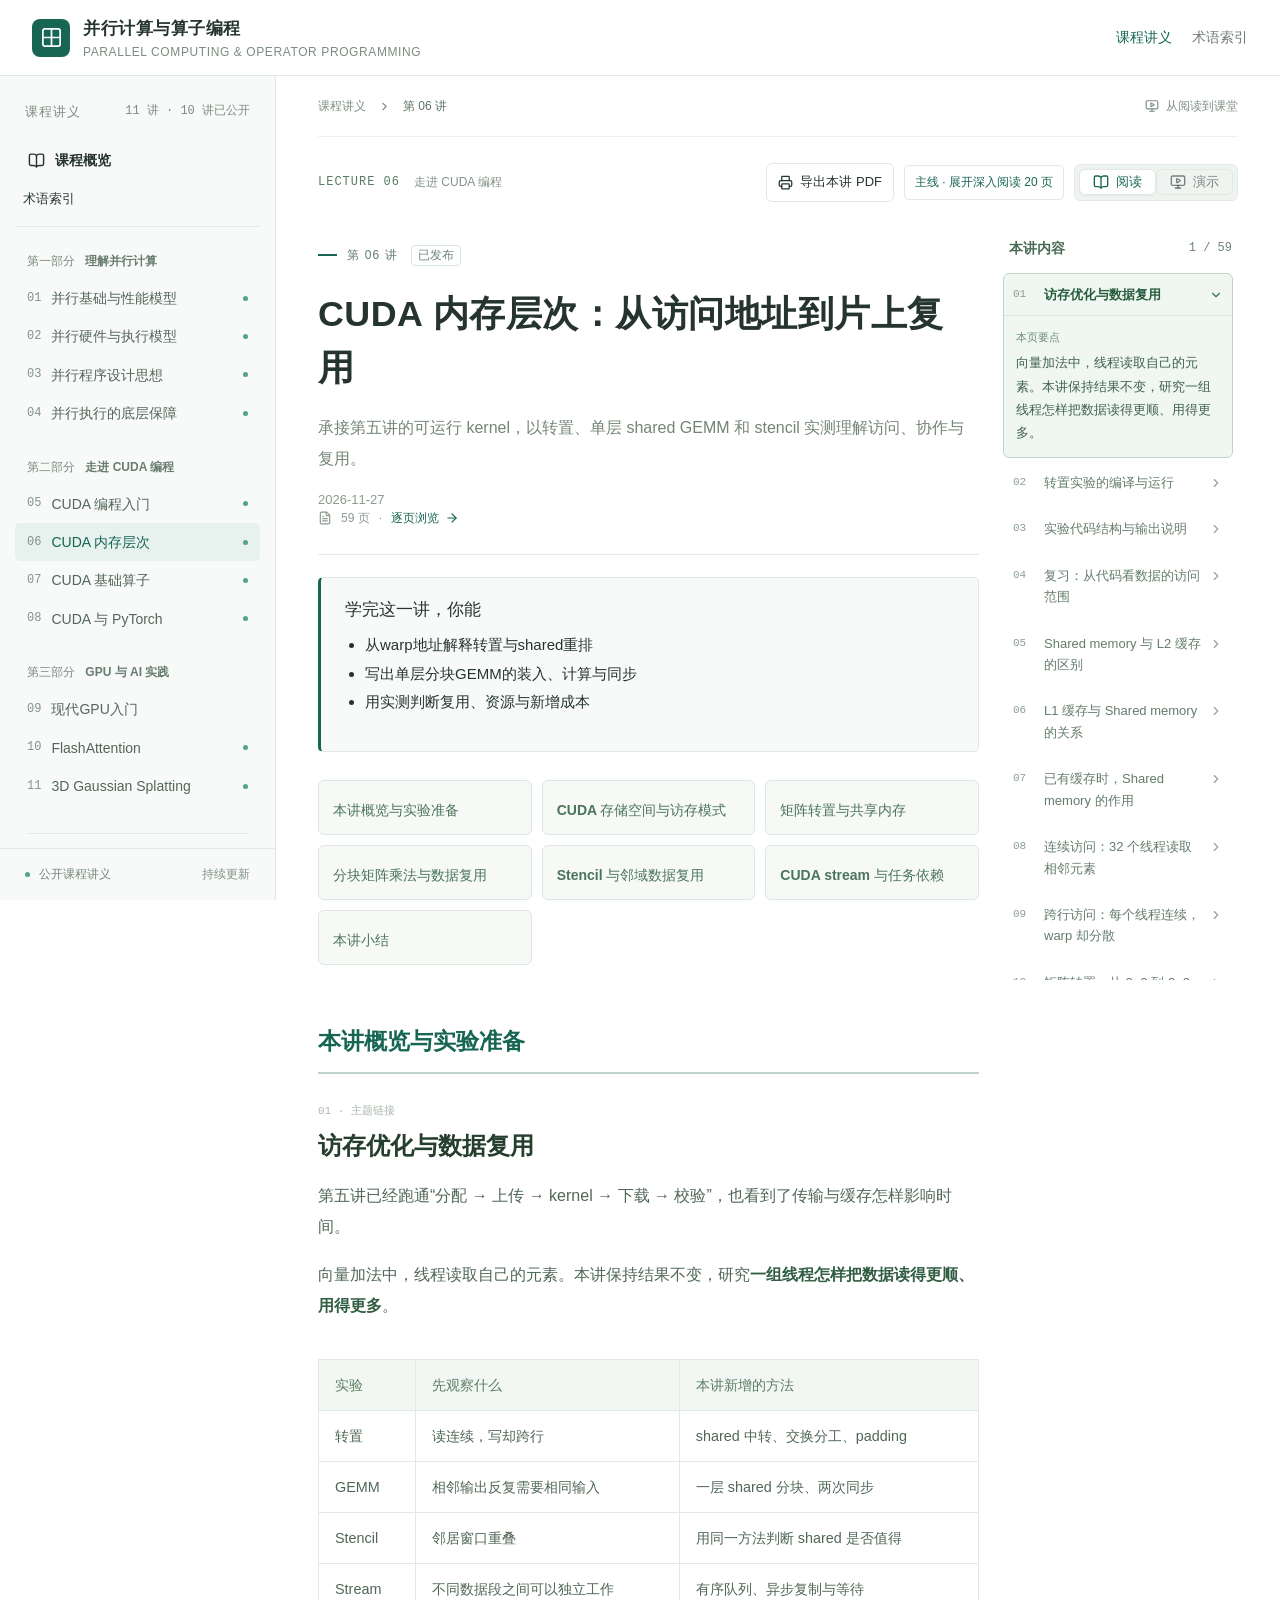
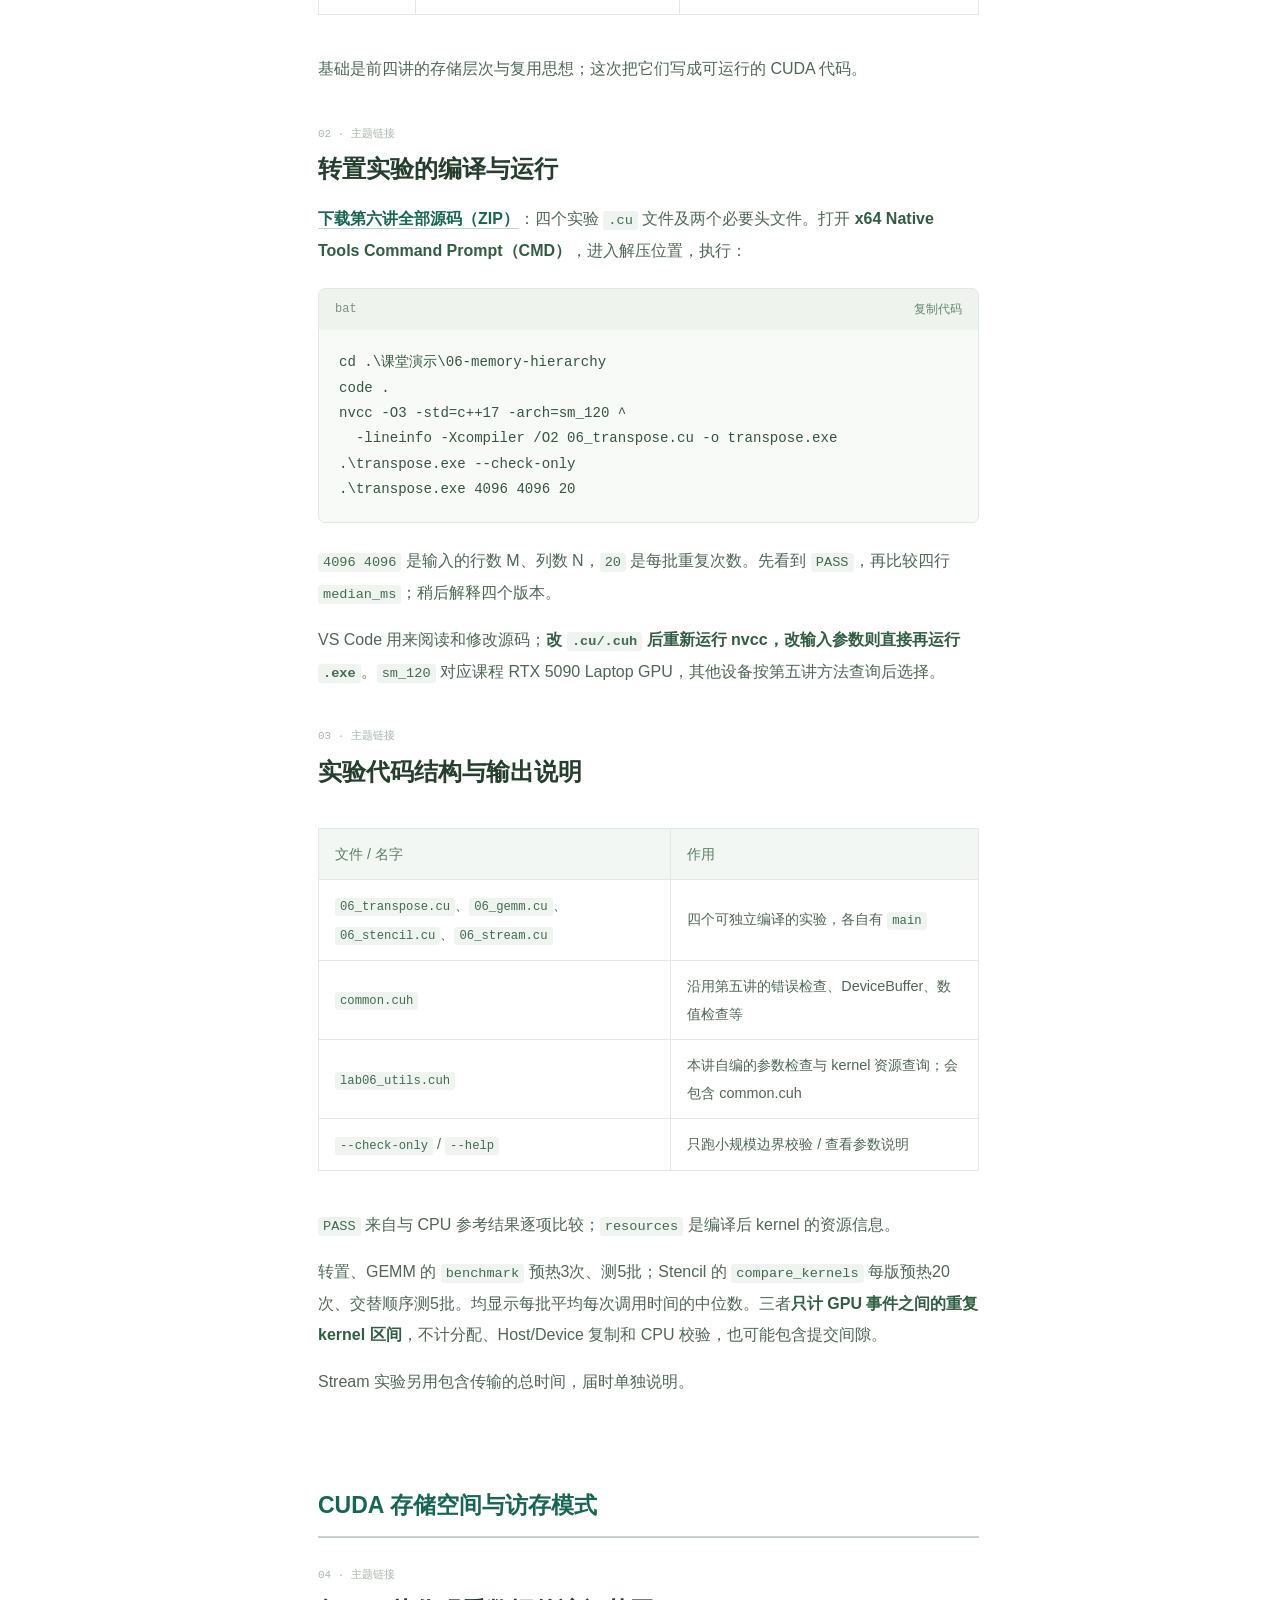
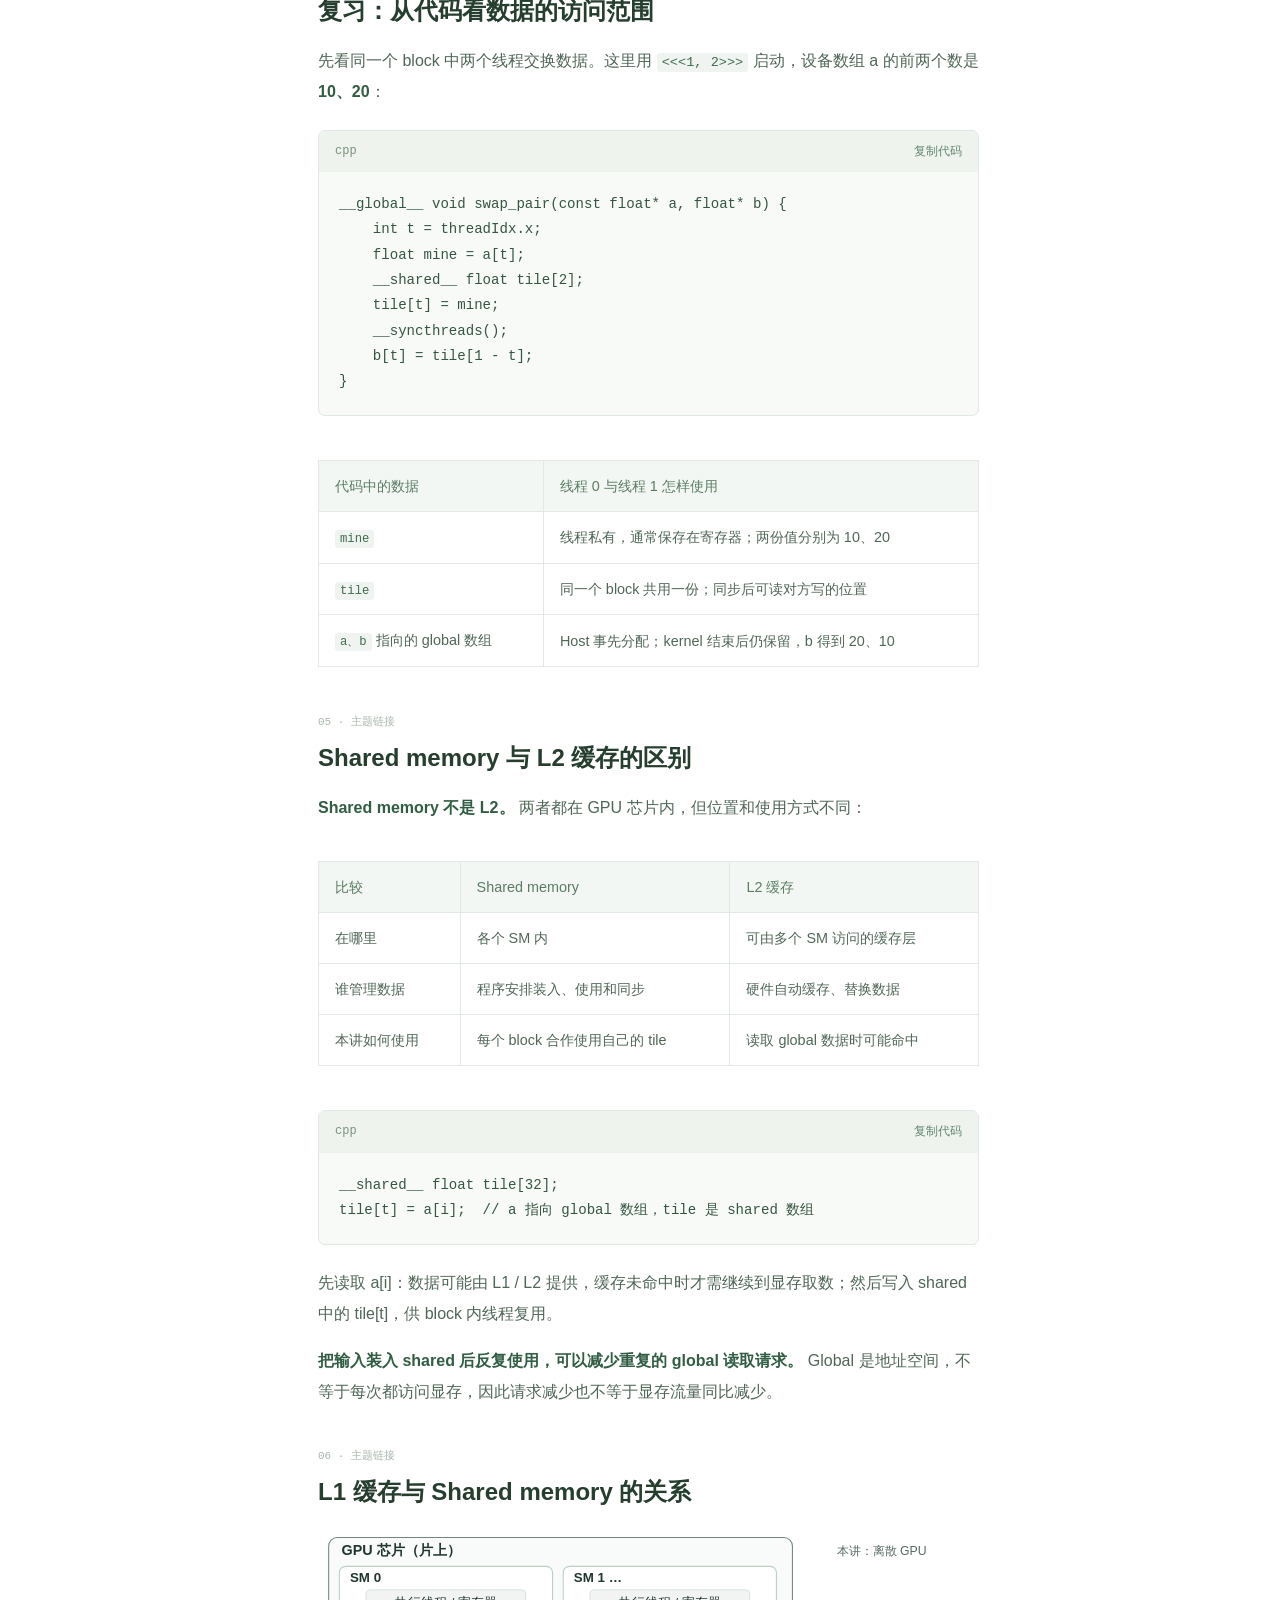
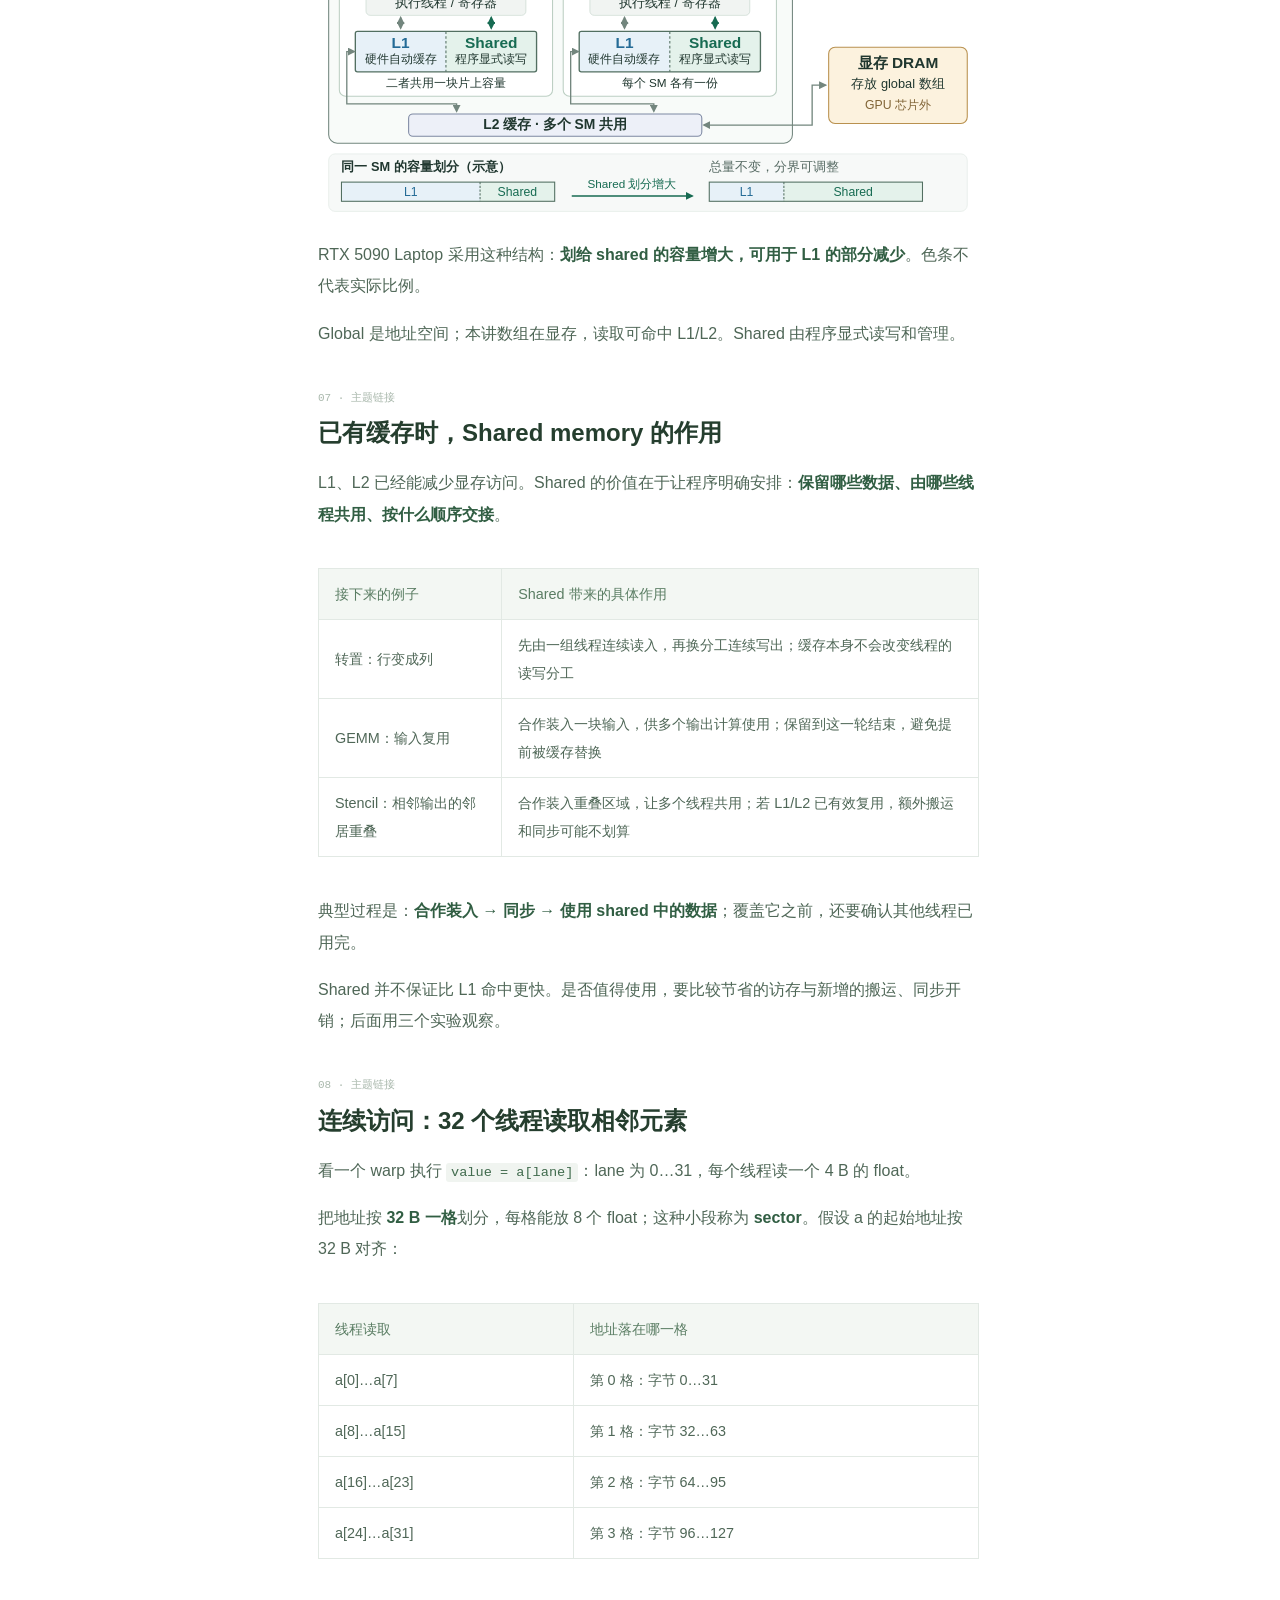
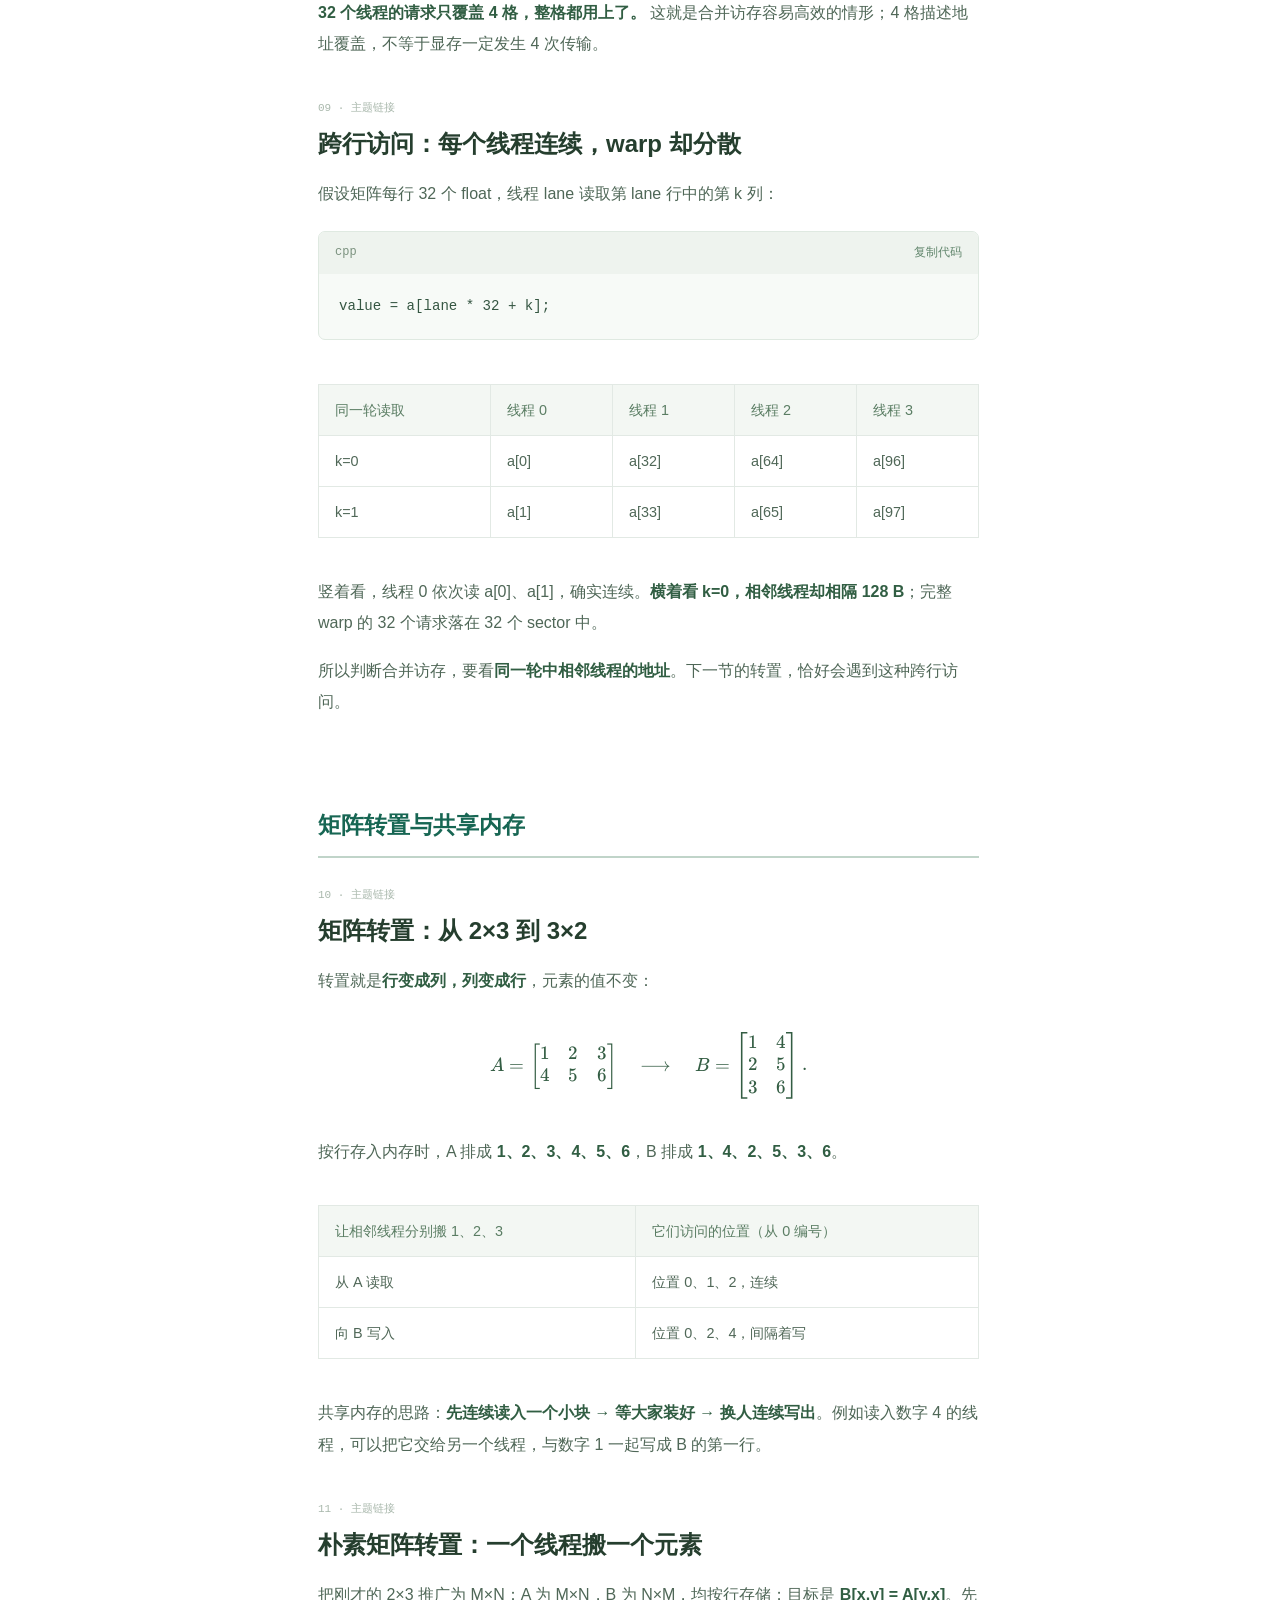
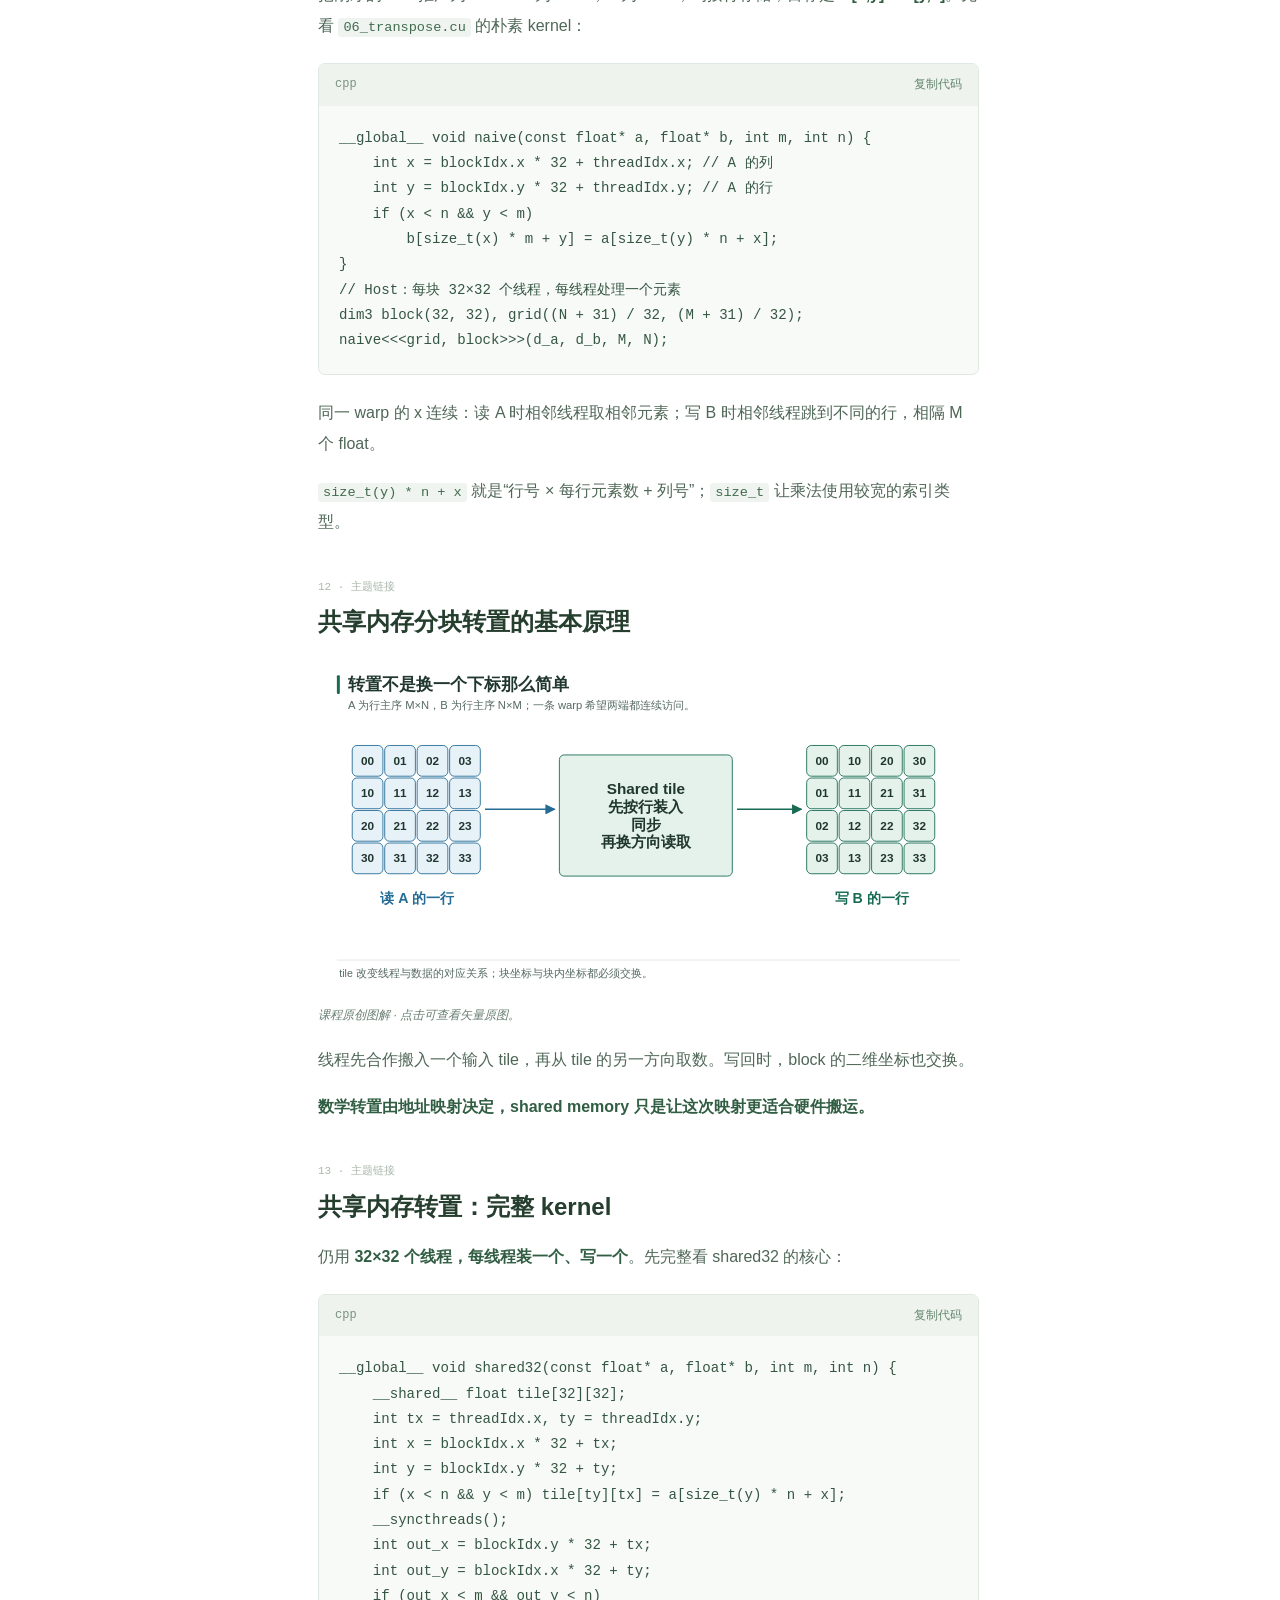
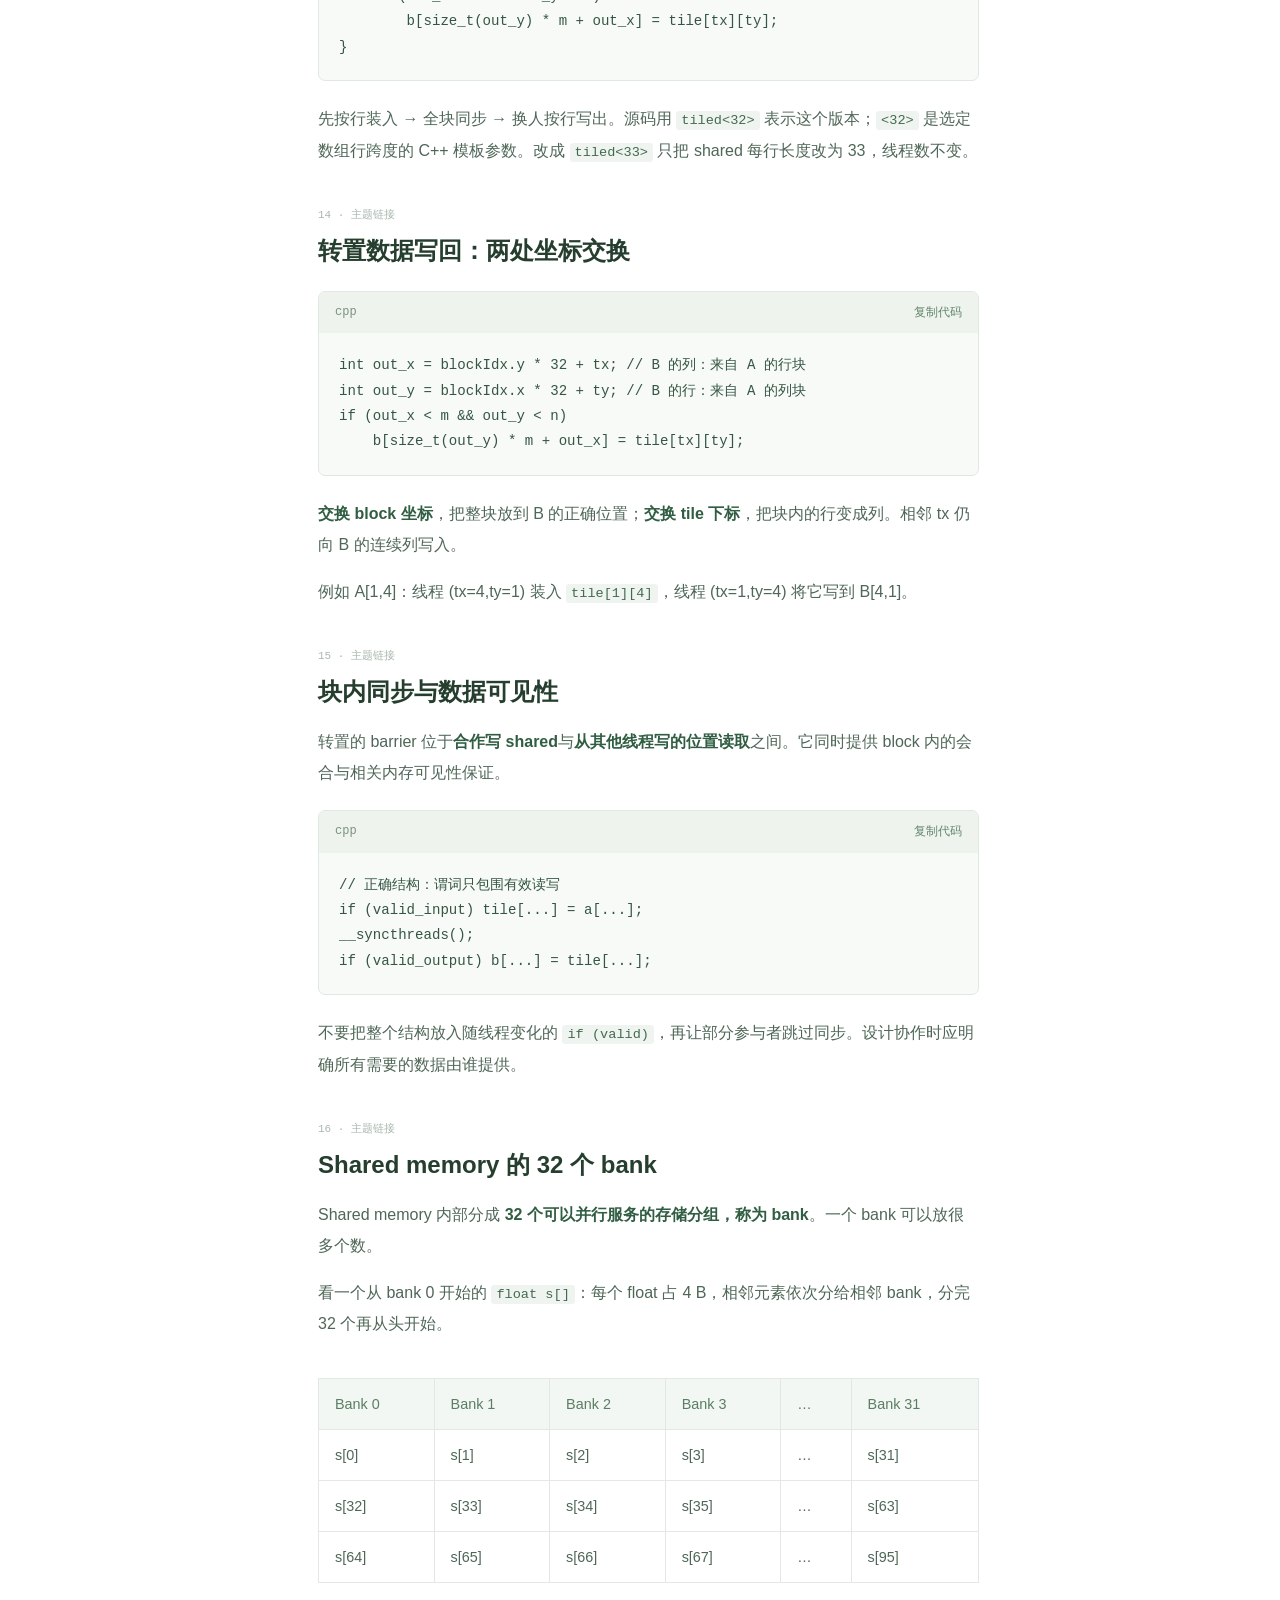
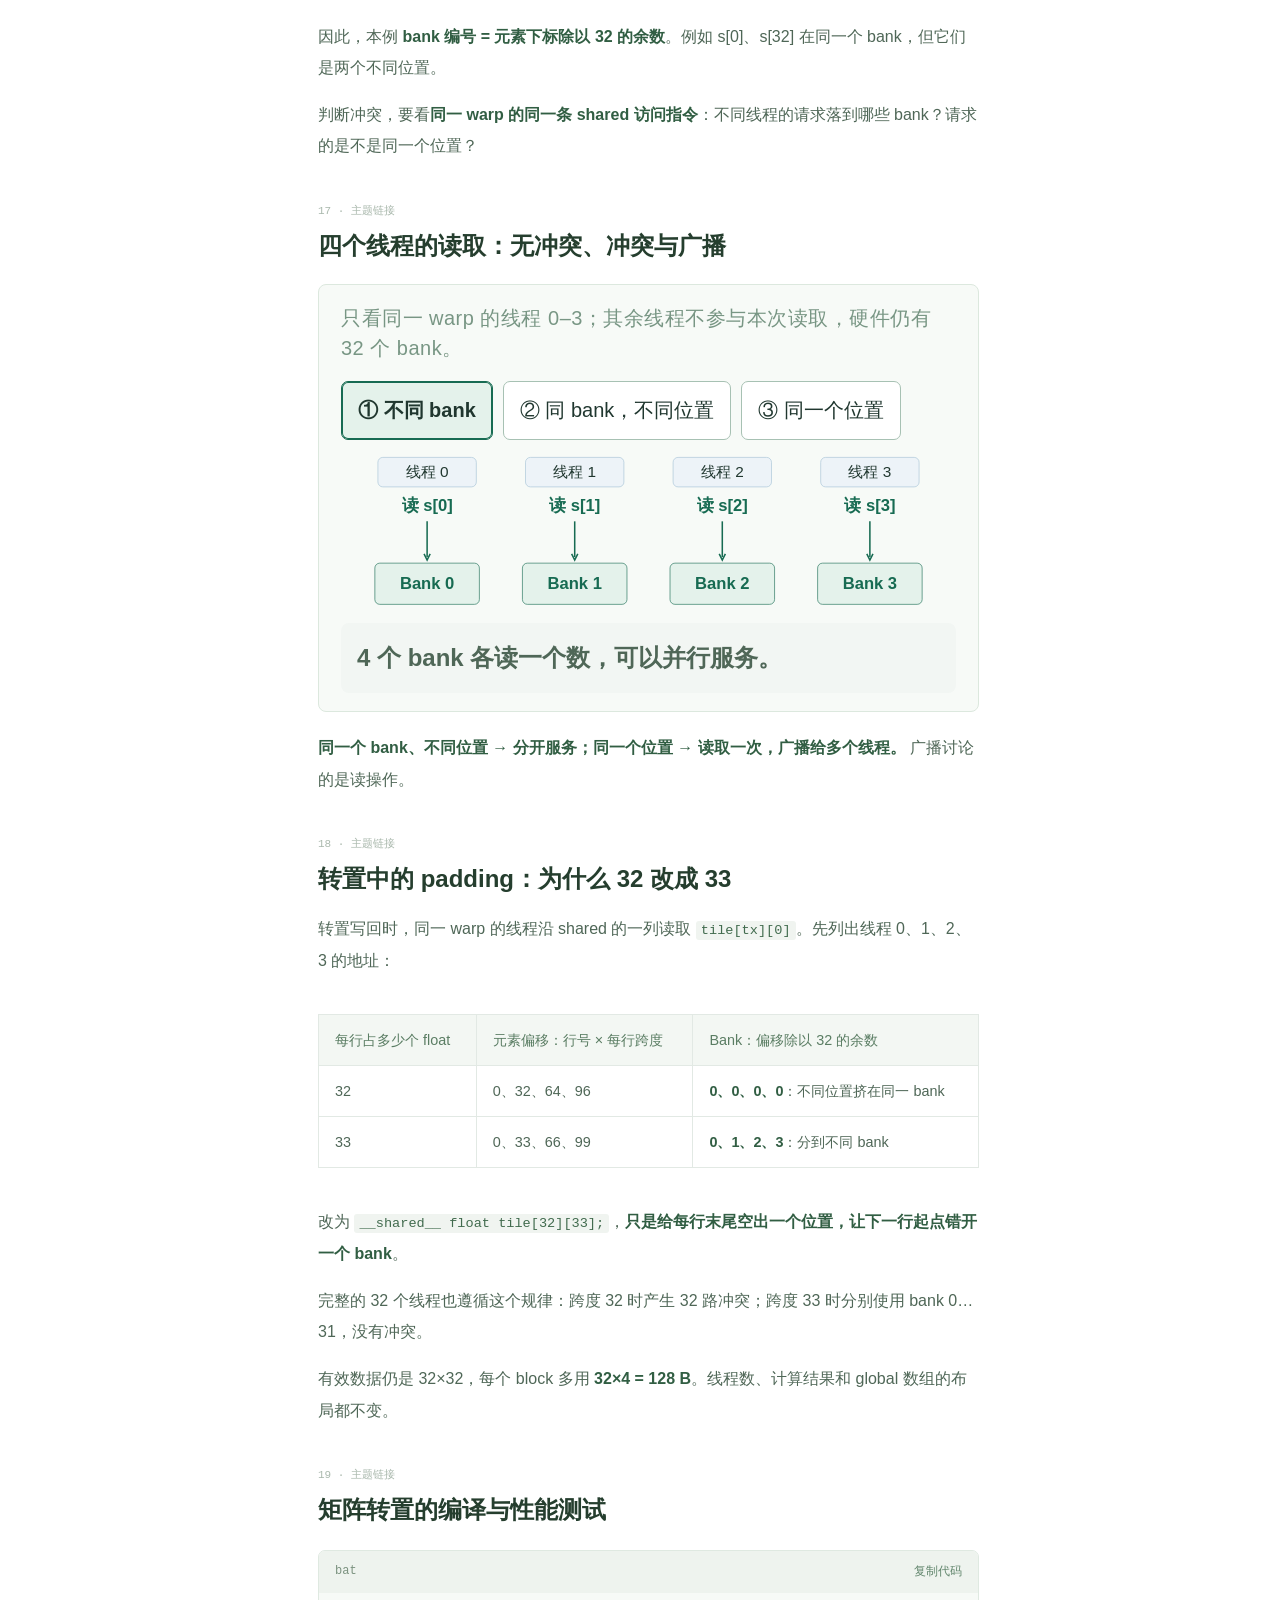
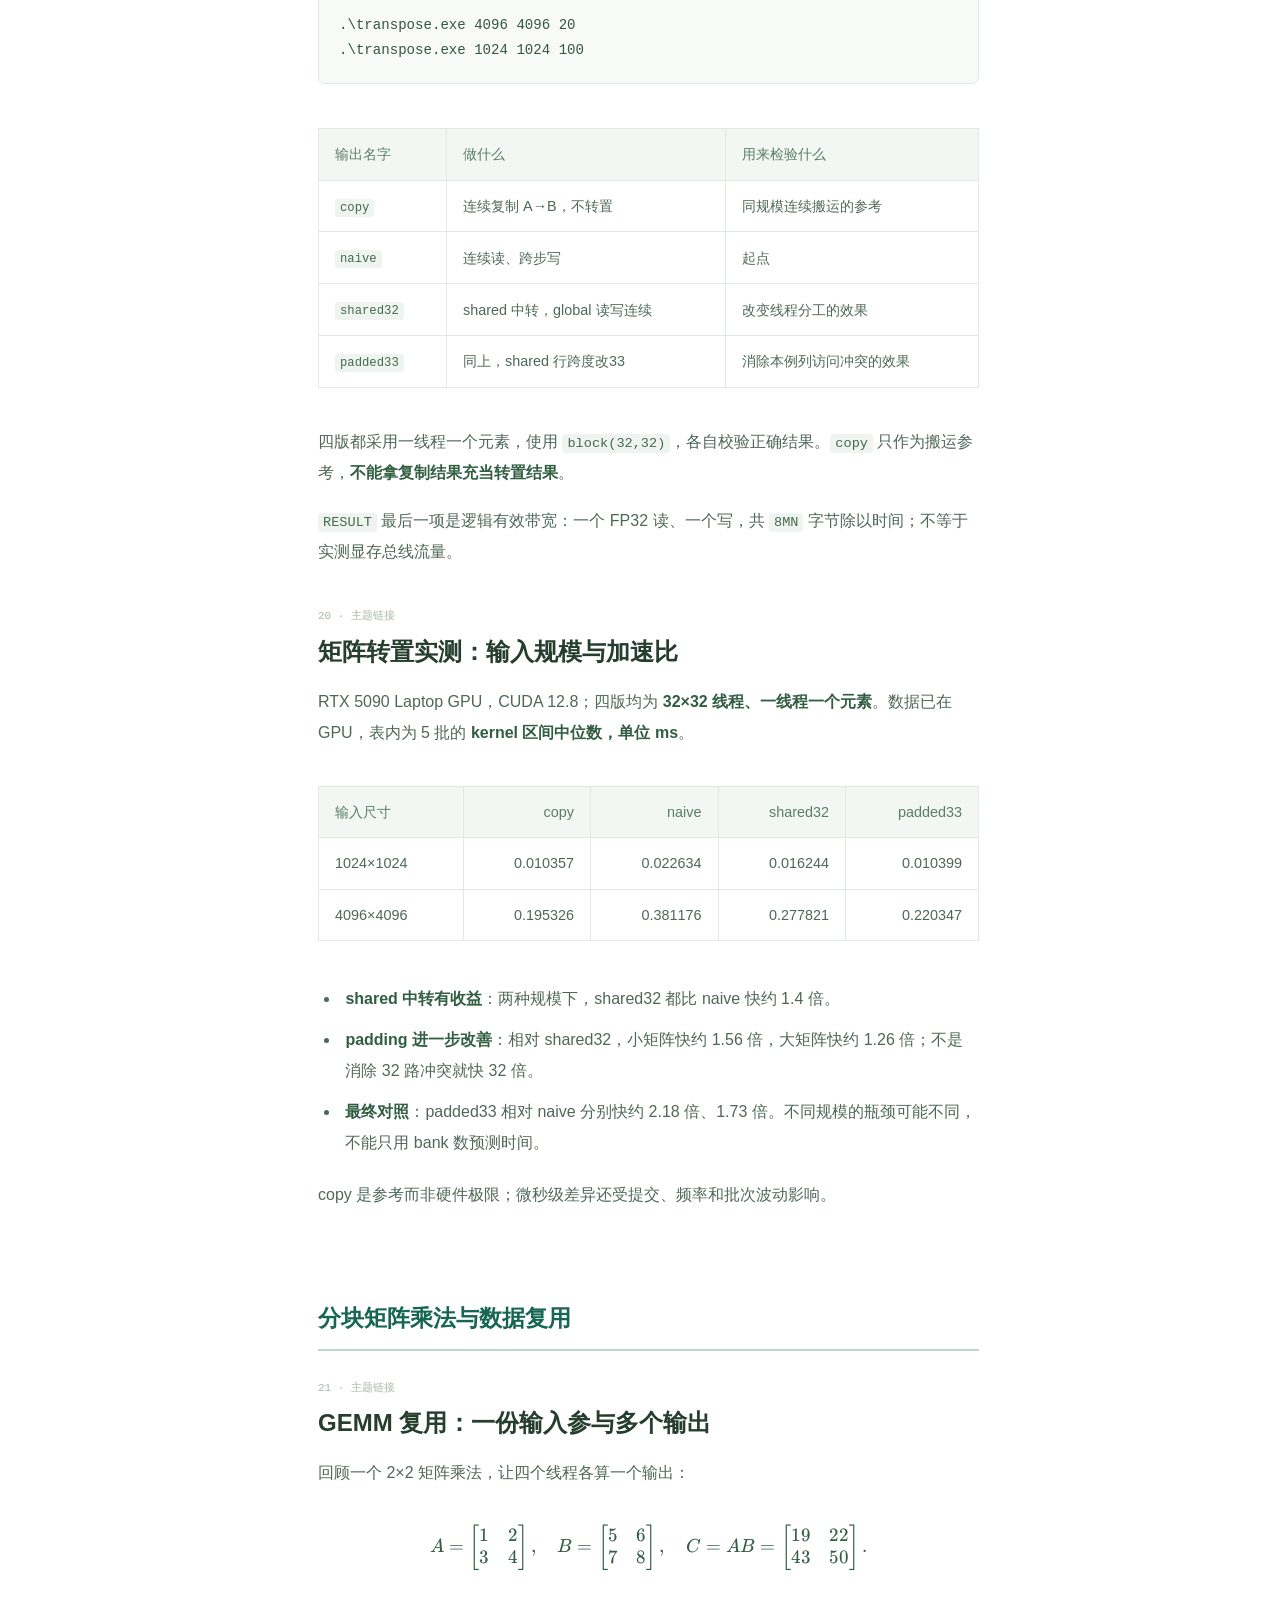
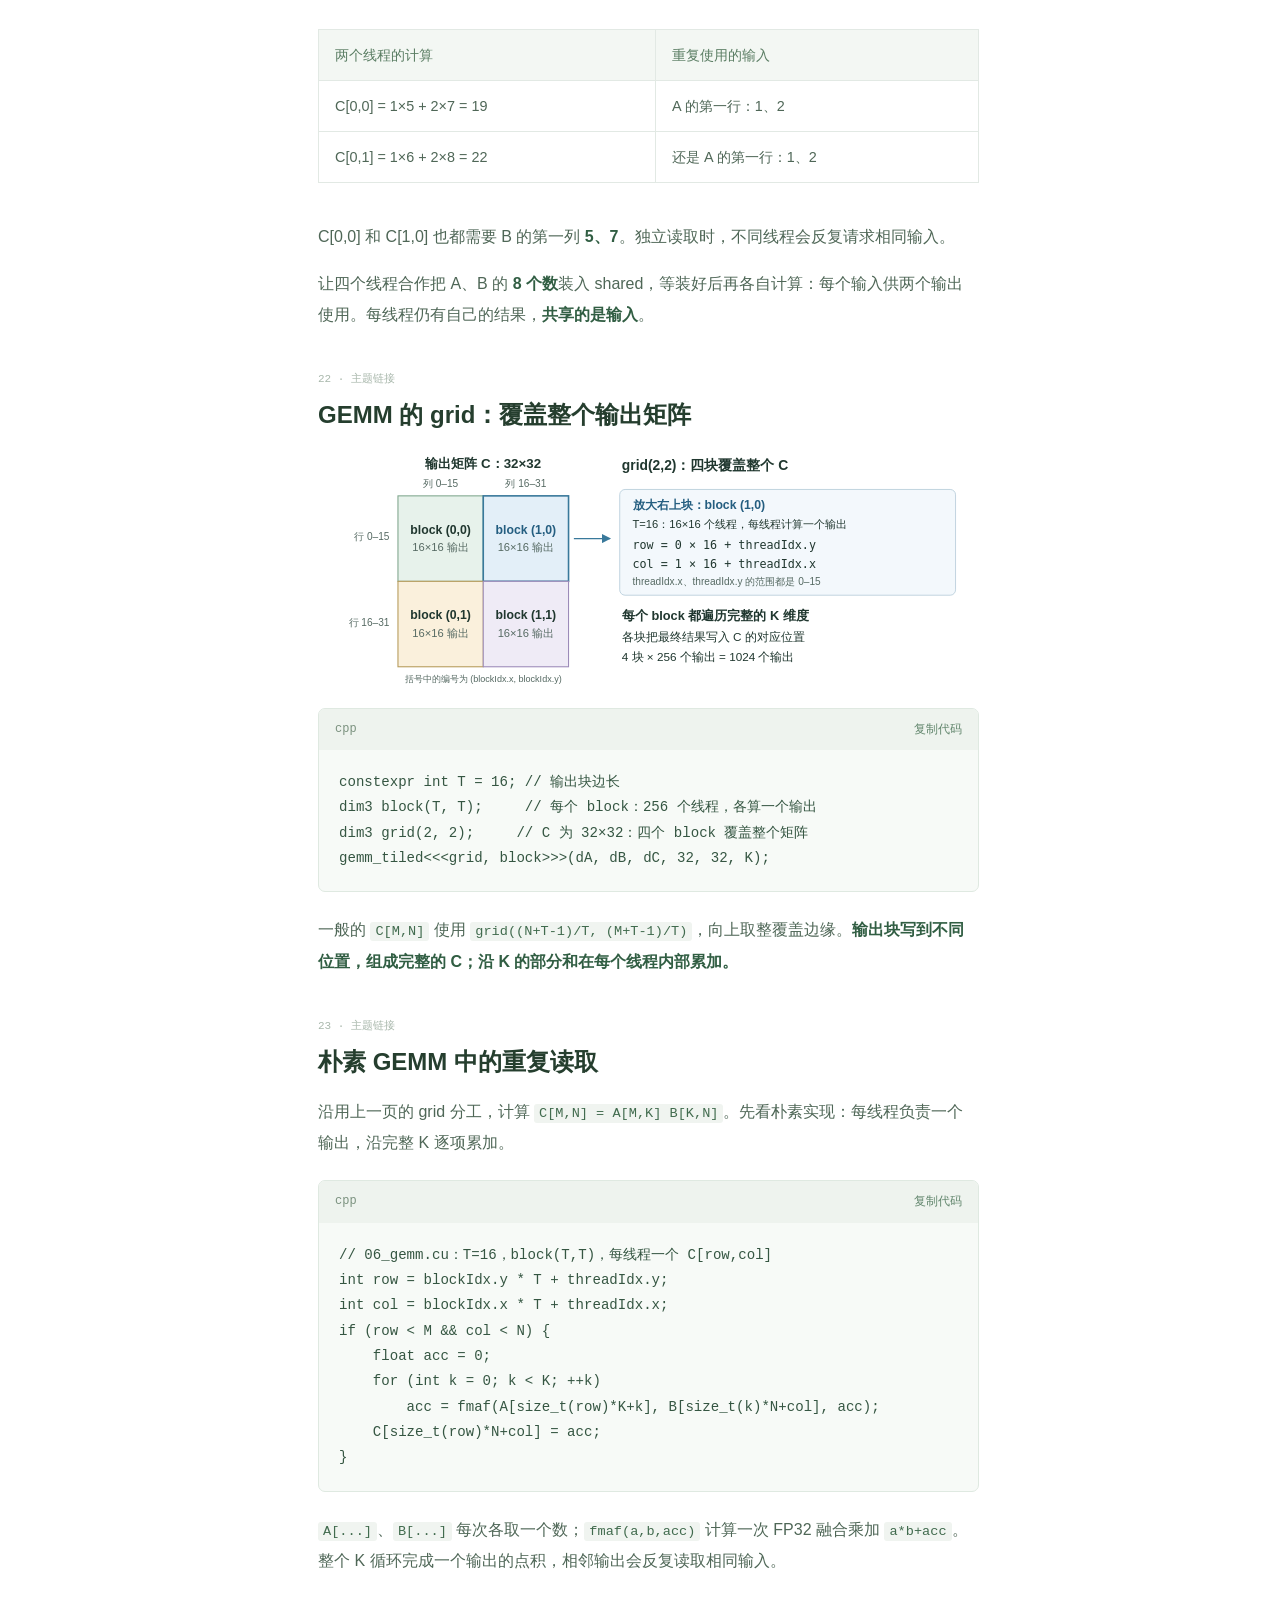
<file: site/lectures/06-memory-hierarchy/index.html>
<!doctype html>
<html lang="zh-CN"><head><meta charset="UTF-8"/><meta name="viewport" content="width=device-width, initial-scale=1.0"/><meta name="course-root" content="../../"/><meta name="course-route" content="/lectures/06-memory-hierarchy/"/><meta name="description" content="并行计算与算子编程课程讲义。阅读第一讲与第二讲：并行计算、性能模型、CPU/GPU硬件与执行模型。"/><title>CUDA 内存层次：从访问地址到片上复用 · 并行计算与算子编程</title><link rel="icon" type="image/svg+xml" href="../../favicon.svg"/>  <script type="module" crossorigin src="../../assets/index-Do3mmC7H.js"></script>
  <link rel="stylesheet" crossorigin href="../../assets/index-Bylqt7jZ.css">
</head><body><div id="root"><link rel="preload" as="image" href="../../materials/lectures/06/figures/gpu-memory-sharing.svg"/><link rel="preload" as="image" href="../../materials/lectures/06/figures/transpose-route.svg"/><link rel="preload" as="image" href="../../materials/lectures/06/figures/gemm-output-grid.svg"/><link rel="preload" as="image" href="../../materials/lectures/06/figures/gemm-tile.svg"/><link rel="preload" as="image" href="../../materials/lectures/06/figures/stencil-halo.svg"/><link rel="preload" as="image" href="../../materials/lectures/06/figures/stream-pipeline.svg"/><div data-slot="sidebar-wrapper" style="--sidebar-width:276px;--sidebar-width-icon:3rem" class="group/sidebar-wrapper flex min-h-svh w-full has-data-[variant=inset]:bg-sidebar course-app"><a class="skip-link" href="#main-content">跳转至正文</a><header class="site-header"><a href="../../" class="brand"><span class="brand-mark"><svg xmlns="http://www.w3.org/2000/svg" width="23" height="23" viewBox="0 0 24 24" fill="none" stroke="currentColor" stroke-width="1.8" stroke-linecap="round" stroke-linejoin="round" class="lucide lucide-grid2x2 lucide-grid-2x2" aria-hidden="true"><path d="M12 3v18"></path><path d="M3 12h18"></path><rect x="3" y="3" width="18" height="18" rx="2"></rect></svg></span><span>并行计算与算子编程<small>PARALLEL COMPUTING &amp; OPERATOR PROGRAMMING</small></span></a><nav class="header-nav" aria-label="网站导航"><a href="../../" class="current">课程讲义</a><a href="../../glossary/">术语索引</a><span class="institution"><svg xmlns="http://www.w3.org/2000/svg" width="17" height="17" viewBox="0 0 24 24" fill="none" stroke="currentColor" stroke-width="2" stroke-linecap="round" stroke-linejoin="round" class="lucide lucide-graduation-cap" aria-hidden="true"><path d="M21.42 10.922a1 1 0 0 0-.019-1.838L12.83 5.18a2 2 0 0 0-1.66 0L2.6 9.08a1 1 0 0 0 0 1.832l8.57 3.908a2 2 0 0 0 1.66 0z"></path><path d="M22 10v6"></path><path d="M6 12.5V16a6 3 0 0 0 12 0v-3.5"></path></svg>人工智能学院</span></nav></header><div class="group peer hidden text-sidebar-foreground md:block" data-state="expanded" data-collapsible="" data-variant="sidebar" data-side="left" data-slot="sidebar"><div data-slot="sidebar-gap" class="transition-[width] duration-200 ease-linear relative w-(--sidebar-width) bg-transparent group-data-[collapsible=offcanvas]:w-0 group-data-[side=right]:rotate-180 group-data-[collapsible=icon]:w-(--sidebar-width-icon)"></div><div data-slot="sidebar-container" data-side="left" class="fixed inset-y-0 z-10 hidden h-svh w-(--sidebar-width) transition-[left,right,width] duration-200 ease-linear data-[side=left]:left-0 data-[side=left]:group-data-[collapsible=offcanvas]:left-[calc(var(--sidebar-width)*-1)] data-[side=right]:right-0 data-[side=right]:group-data-[collapsible=offcanvas]:right-[calc(var(--sidebar-width)*-1)] md:flex group-data-[collapsible=icon]:w-(--sidebar-width-icon) group-data-[side=left]:border-r group-data-[side=right]:border-l course-sidebar"><div data-sidebar="sidebar" data-slot="sidebar-inner" class="bg-sidebar group-data-[variant=floating]:ring-sidebar-border group-data-[variant=floating]:rounded-lg group-data-[variant=floating]:shadow-sm group-data-[variant=floating]:ring-1 flex size-full flex-col"><div class="sidebar-heading">课程讲义 <span>11 讲 · 10 讲已公开</span></div><div data-slot="sidebar-content" data-sidebar="content" class="no-scrollbar gap-0 flex min-h-0 flex-1 flex-col overflow-auto group-data-[collapsible=icon]:overflow-hidden course-nav"><a href="../../" class="overview-link "><svg xmlns="http://www.w3.org/2000/svg" width="17" height="17" viewBox="0 0 24 24" fill="none" stroke="currentColor" stroke-width="2" stroke-linecap="round" stroke-linejoin="round" class="lucide lucide-book-open" aria-hidden="true"><path d="M12 5v16"></path><path d="M20.001 19A2 2 0 0022 17V5a2 2 0 00-1.999-2L16 3.002A5 5 0 0012 5a5 5 0 00-4-2H4a2 2 0 00-2 2v12a2 2 0 001.999 2H8a5 5 0 014 2 5 5 0 014-2z"></path></svg>课程概览</a><div class="learning-sidebar"><a href="../../glossary/">术语索引</a></div><div class="nav-part"><p>第<!-- -->一<!-- -->部分 <span>理解并行计算</span></p><a href="../../lectures/01-introduction/" class="lesson-link "><span class="lesson-number">01</span><span>并行基础与性能模型</span><i class="status-dot"></i></a><a href="../../lectures/02-execution-models/" class="lesson-link "><span class="lesson-number">02</span><span>并行硬件与执行模型</span><i class="status-dot"></i></a><a href="../../lectures/03-parallel-design/" class="lesson-link "><span class="lesson-number">03</span><span>并行程序设计思想</span><i class="status-dot"></i></a><a href="../../lectures/04-memory-synchronization/" class="lesson-link "><span class="lesson-number">04</span><span>并行执行的底层保障</span><i class="status-dot"></i></a></div><div class="nav-part"><p>第<!-- -->二<!-- -->部分 <span>走进 CUDA 编程</span></p><a href="../../lectures/05-cuda-introduction/" class="lesson-link "><span class="lesson-number">05</span><span>CUDA 编程入门</span><i class="status-dot"></i></a><a href="../../lectures/06-memory-hierarchy/" aria-current="page" class="lesson-link active"><span class="lesson-number">06</span><span>CUDA 内存层次</span><i class="status-dot"></i></a><a href="../../lectures/07-parallel-primitives/" class="lesson-link "><span class="lesson-number">07</span><span>CUDA 基础算子</span><i class="status-dot"></i></a><a href="../../lectures/08-dnns-on-gpus/" class="lesson-link "><span class="lesson-number">08</span><span>CUDA 与 PyTorch</span><i class="status-dot"></i></a></div><div class="nav-part"><p>第<!-- -->三<!-- -->部分 <span>GPU 与 AI 实践</span></p><a href="../../lectures/09-modern-architecture/" class="lesson-link "><span class="lesson-number">09</span><span>现代GPU入门</span></a><a href="../../lectures/10-flash-attention/" class="lesson-link "><span class="lesson-number">10</span><span>FlashAttention</span><i class="status-dot"></i></a><a href="../../lectures/11-gaussian-splatting/" class="lesson-link "><span class="lesson-number">11</span><span>3D Gaussian Splatting</span><i class="status-dot"></i></a></div><a href="../../#resources" class="sidebar-resource">参考资料 <svg xmlns="http://www.w3.org/2000/svg" width="15" height="15" viewBox="0 0 24 24" fill="none" stroke="currentColor" stroke-width="2" stroke-linecap="round" stroke-linejoin="round" class="lucide lucide-arrow-up-right" aria-hidden="true"><path d="M7 7h10v10"></path><path d="M7 17 17 7"></path></svg></a></div><div class="sidebar-footer"><span class="status-dot"></span>公开课程讲义 <span>持续更新</span></div></div></div></div><div class="site-body"><div class="breadcrumb"><div><button class="icon-button mobile-menu" aria-label="打开课程目录"><svg xmlns="http://www.w3.org/2000/svg" width="20" height="20" viewBox="0 0 24 24" fill="none" stroke="currentColor" stroke-width="2" stroke-linecap="round" stroke-linejoin="round" class="lucide lucide-menu" aria-hidden="true"><path d="M4 5h16"></path><path d="M4 12h16"></path><path d="M4 19h16"></path></svg></button><a href="../../">课程讲义</a><svg xmlns="http://www.w3.org/2000/svg" width="13" height="13" viewBox="0 0 24 24" fill="none" stroke="currentColor" stroke-width="2" stroke-linecap="round" stroke-linejoin="round" class="lucide lucide-chevron-right" aria-hidden="true"><path d="m9 18 6-6-6-6"></path></svg><span>第 06 讲</span></div><span class="breadcrumb-note"><svg xmlns="http://www.w3.org/2000/svg" width="14" height="14" viewBox="0 0 24 24" fill="none" stroke="currentColor" stroke-width="2" stroke-linecap="round" stroke-linejoin="round" class="lucide lucide-monitor-play" aria-hidden="true"><path d="M15.033 9.44a.647.647 0 0 1 0 1.12l-4.065 2.352a.645.645 0 0 1-.968-.56V7.648a.645.645 0 0 1 .967-.56z"></path><path d="M12 17v4"></path><path d="M8 21h8"></path><rect x="2" y="3" width="20" height="14" rx="2"></rect></svg>从阅读到课堂</span></div><div class="lecture-workspace " data-lecture="06-memory-hierarchy"><div data-orientation="horizontal" data-activation-direction="none" data-slot="tabs" class="group/tabs flex gap-2 data-horizontal:flex-col"><div class="lecture-toolbar"><div class="lecture-location"><span>LECTURE <!-- -->06</span><span>走进 CUDA 编程</span></div><div class="lecture-tools"><a href="../../lectures/06-memory-hierarchy/?mode=print" class="lecture-export-button" target="_blank" rel="noopener noreferrer"><svg xmlns="http://www.w3.org/2000/svg" width="15" height="15" viewBox="0 0 24 24" fill="none" stroke="currentColor" stroke-width="2" stroke-linecap="round" stroke-linejoin="round" class="lucide lucide-printer" aria-hidden="true"><path d="M6 18H4a2 2 0 0 1-2-2v-5a2 2 0 0 1 2-2h16a2 2 0 0 1 2 2v5a2 2 0 0 1-2 2h-2"></path><path d="M6 9V3a1 1 0 0 1 1-1h10a1 1 0 0 1 1 1v6"></path><rect x="6" y="14" width="12" height="8" rx="1"></rect></svg>导出本讲 PDF</a><button class="mobile-contents-button"><svg xmlns="http://www.w3.org/2000/svg" width="15" height="15" viewBox="0 0 24 24" fill="none" stroke="currentColor" stroke-width="2" stroke-linecap="round" stroke-linejoin="round" class="lucide lucide-grid2x2 lucide-grid-2x2" aria-hidden="true"><path d="M12 3v18"></path><path d="M3 12h18"></path><rect x="3" y="3" width="18" height="18" rx="2"></rect></svg>本讲内容</button><button class="reading-path-button" aria-pressed="false">主线 · 展开深入阅读 20 页</button><div data-orientation="horizontal" data-activation-direction="none" role="tablist" data-slot="tabs-list" data-variant="default" aria-label="讲义显示模式" class="group/tabs-list inline-flex w-fit items-center justify-center rounded-lg p-[3px] text-muted-foreground group-data-horizontal/tabs:h-8 group-data-vertical/tabs:h-fit group-data-vertical/tabs:flex-col data-[variant=line]:rounded-none bg-muted mode-tabs"><button type="button" data-active="" data-orientation="horizontal" data-activation-direction="none" aria-disabled="false" tabindex="-1" role="tab" aria-selected="true" id="base-ui-_R_p5k_" data-composite-item-active="" data-slot="tabs-trigger" class="relative inline-flex h-[calc(100%-1px)] flex-1 items-center justify-center gap-1.5 rounded-md border border-transparent px-1.5 py-0.5 text-sm font-medium whitespace-nowrap text-foreground/60 transition-all group-data-vertical/tabs:w-full group-data-vertical/tabs:justify-start hover:text-foreground focus-visible:border-ring focus-visible:ring-[3px] focus-visible:ring-ring/50 focus-visible:outline-1 focus-visible:outline-ring disabled:pointer-events-none disabled:opacity-50 has-data-[icon=inline-end]:pr-1 has-data-[icon=inline-start]:pl-1 aria-disabled:pointer-events-none aria-disabled:opacity-50 dark:text-muted-foreground dark:hover:text-foreground group-data-[variant=default]/tabs-list:data-active:shadow-sm group-data-[variant=line]/tabs-list:data-active:shadow-none [&amp;_svg]:pointer-events-none [&amp;_svg]:shrink-0 [&amp;_svg:not([class*=&#x27;size-&#x27;])]:size-4 group-data-[variant=line]/tabs-list:bg-transparent group-data-[variant=line]/tabs-list:data-active:bg-transparent dark:group-data-[variant=line]/tabs-list:data-active:border-transparent dark:group-data-[variant=line]/tabs-list:data-active:bg-transparent data-active:bg-background data-active:text-foreground dark:data-active:border-input dark:data-active:bg-input/30 dark:data-active:text-foreground after:absolute after:bg-foreground after:opacity-0 after:transition-opacity group-data-horizontal/tabs:after:inset-x-0 group-data-horizontal/tabs:after:bottom-[-5px] group-data-horizontal/tabs:after:h-0.5 group-data-vertical/tabs:after:inset-y-0 group-data-vertical/tabs:after:-right-1 group-data-vertical/tabs:after:w-0.5 group-data-[variant=line]/tabs-list:data-active:after:opacity-100"><svg xmlns="http://www.w3.org/2000/svg" width="15" height="15" viewBox="0 0 24 24" fill="none" stroke="currentColor" stroke-width="2" stroke-linecap="round" stroke-linejoin="round" class="lucide lucide-book-open" aria-hidden="true"><path d="M12 5v16"></path><path d="M20.001 19A2 2 0 0022 17V5a2 2 0 00-1.999-2L16 3.002A5 5 0 0012 5a5 5 0 00-4-2H4a2 2 0 00-2 2v12a2 2 0 001.999 2H8a5 5 0 014 2 5 5 0 014-2z"></path></svg>阅读</button><button type="button" data-orientation="horizontal" data-activation-direction="none" aria-disabled="false" tabindex="-1" role="tab" aria-selected="false" id="base-ui-_R_195k_" data-slot="tabs-trigger" class="relative inline-flex h-[calc(100%-1px)] flex-1 items-center justify-center gap-1.5 rounded-md border border-transparent px-1.5 py-0.5 text-sm font-medium whitespace-nowrap text-foreground/60 transition-all group-data-vertical/tabs:w-full group-data-vertical/tabs:justify-start hover:text-foreground focus-visible:border-ring focus-visible:ring-[3px] focus-visible:ring-ring/50 focus-visible:outline-1 focus-visible:outline-ring disabled:pointer-events-none disabled:opacity-50 has-data-[icon=inline-end]:pr-1 has-data-[icon=inline-start]:pl-1 aria-disabled:pointer-events-none aria-disabled:opacity-50 dark:text-muted-foreground dark:hover:text-foreground group-data-[variant=default]/tabs-list:data-active:shadow-sm group-data-[variant=line]/tabs-list:data-active:shadow-none [&amp;_svg]:pointer-events-none [&amp;_svg]:shrink-0 [&amp;_svg:not([class*=&#x27;size-&#x27;])]:size-4 group-data-[variant=line]/tabs-list:bg-transparent group-data-[variant=line]/tabs-list:data-active:bg-transparent dark:group-data-[variant=line]/tabs-list:data-active:border-transparent dark:group-data-[variant=line]/tabs-list:data-active:bg-transparent data-active:bg-background data-active:text-foreground dark:data-active:border-input dark:data-active:bg-input/30 dark:data-active:text-foreground after:absolute after:bg-foreground after:opacity-0 after:transition-opacity group-data-horizontal/tabs:after:inset-x-0 group-data-horizontal/tabs:after:bottom-[-5px] group-data-horizontal/tabs:after:h-0.5 group-data-vertical/tabs:after:inset-y-0 group-data-vertical/tabs:after:-right-1 group-data-vertical/tabs:after:w-0.5 group-data-[variant=line]/tabs-list:data-active:after:opacity-100"><svg xmlns="http://www.w3.org/2000/svg" width="15" height="15" viewBox="0 0 24 24" fill="none" stroke="currentColor" stroke-width="2" stroke-linecap="round" stroke-linejoin="round" class="lucide lucide-monitor-play" aria-hidden="true"><path d="M15.033 9.44a.647.647 0 0 1 0 1.12l-4.065 2.352a.645.645 0 0 1-.968-.56V7.648a.645.645 0 0 1 .967-.56z"></path><path d="M12 17v4"></path><path d="M8 21h8"></path><rect x="2" y="3" width="20" height="14" rx="2"></rect></svg>演示</button></div></div></div><div data-orientation="horizontal" data-activation-direction="none" id="base-ui-_R_9k_" role="tabpanel" tabindex="0" data-index="-1" data-slot="tabs-content" class="flex-1 text-sm outline-none"><div class="lecture-reading-layout"><main id="main-content" class="lecture-article"><header class="lecture-title"><div class="eyebrow"><span class="green-rule"></span>第 <!-- -->06<!-- --> 讲 <span class="outline-tag">已发布</span></div><h1>CUDA 内存层次：从访问地址到片上复用</h1><p>承接第五讲的可运行 kernel，以转置、单层 shared GEMM 和 stencil 实测理解访问、协作与复用。</p><time dateTime="2026-11-27">2026-11-27</time><div class="article-metadata"><svg xmlns="http://www.w3.org/2000/svg" width="14" height="14" viewBox="0 0 24 24" fill="none" stroke="currentColor" stroke-width="2" stroke-linecap="round" stroke-linejoin="round" class="lucide lucide-file-text" aria-hidden="true"><path d="M6 22a2 2 0 0 1-2-2V4a2 2 0 0 1 2-2h8a2.4 2.4 0 0 1 1.704.706l3.588 3.588A2.4 2.4 0 0 1 20 8v12a2 2 0 0 1-2 2z"></path><path d="M14 2v5a1 1 0 0 0 1 1h5"></path><path d="M10 9H8"></path><path d="M16 13H8"></path><path d="M16 17H8"></path></svg>59<!-- --> 页 <span>·</span><button>逐页浏览 <svg xmlns="http://www.w3.org/2000/svg" width="14" height="14" viewBox="0 0 24 24" fill="none" stroke="currentColor" stroke-width="2" stroke-linecap="round" stroke-linejoin="round" class="lucide lucide-arrow-right" aria-hidden="true"><path d="M5 12h14"></path><path d="m12 5 7 7-7 7"></path></svg></button></div></header><section class="learning-overview" aria-label="学习目标"><h2>学完这一讲，你能</h2><ul><li>从warp地址解释转置与shared重排</li><li>写出单层分块GEMM的装入、计算与同步</li><li>用实测判断复用、资源与新增成本</li></ul></section><nav class="section-overview" aria-label="本讲主题导航"><a href="#topic-9b56ddb35d"><strong>本讲概览与实验准备</strong></a><a href="#topic-4255d8c179"><strong>CUDA 存储空间与访存模式</strong></a><a href="#transpose-small-example"><strong>矩阵转置与共享内存</strong></a><a href="#gemm-small-example"><strong>分块矩阵乘法与数据复用</strong></a><a href="#stencil-small-example"><strong>Stencil 与邻域数据复用</strong></a><a href="#stream"><strong>CUDA stream 与任务依赖</strong></a><a href="#topic-603ffb14d5"><strong>本讲小结</strong></a></nav><section class="reading-topic "><h2 class="reading-topic-heading">本讲概览与实验准备</h2><section id="topic-9b56ddb35d" class="article-section"><span id="section-1" class="legacy-anchor" aria-hidden="true"></span><div class="article-section-label"><a href="#topic-9b56ddb35d" title="此主题的稳定链接">01<!-- --> · 主题链接</a><button aria-label="从第 1 页开始浏览"><svg xmlns="http://www.w3.org/2000/svg" width="14" height="14" viewBox="0 0 24 24" fill="none" stroke="currentColor" stroke-width="2" stroke-linecap="round" stroke-linejoin="round" class="lucide lucide-monitor-play" aria-hidden="true"><path d="M15.033 9.44a.647.647 0 0 1 0 1.12l-4.065 2.352a.645.645 0 0 1-.968-.56V7.648a.645.645 0 0 1 .967-.56z"></path><path d="M12 17v4"></path><path d="M8 21h8"></path><rect x="2" y="3" width="20" height="14" rx="2"></rect></svg>从此页开始</button></div><div class="lecture-markdown"><h2>访存优化与数据复用</h2>
<p>第五讲已经跑通“分配 → 上传 → kernel → 下载 → 校验”，也看到了传输与缓存怎样影响时间。</p>
<p>向量加法中，线程读取自己的元素。本讲保持结果不变，研究<strong>一组线程怎样把数据读得更顺、用得更多</strong>。</p>
<div class="markdown-table-wrap"><table><thead><tr><th>实验</th><th>先观察什么</th><th>本讲新增的方法</th></tr></thead><tbody><tr><td>转置</td><td>读连续，写却跨行</td><td>shared 中转、交换分工、padding</td></tr><tr><td>GEMM</td><td>相邻输出反复需要相同输入</td><td>一层 shared 分块、两次同步</td></tr><tr><td>Stencil</td><td>邻居窗口重叠</td><td>用同一方法判断 shared 是否值得</td></tr><tr><td>Stream</td><td>不同数据段之间可以独立工作</td><td>有序队列、异步复制与等待</td></tr></tbody></table></div>
<p>基础是前四讲的存储层次与复用思想；这次把它们写成可运行的 CUDA 代码。</p></div></section><section id="classroom-06" class="article-section"><div class="article-section-label"><a href="#classroom-06" title="此主题的稳定链接">02<!-- --> · 主题链接</a><button aria-label="从第 2 页开始浏览"><svg xmlns="http://www.w3.org/2000/svg" width="14" height="14" viewBox="0 0 24 24" fill="none" stroke="currentColor" stroke-width="2" stroke-linecap="round" stroke-linejoin="round" class="lucide lucide-monitor-play" aria-hidden="true"><path d="M15.033 9.44a.647.647 0 0 1 0 1.12l-4.065 2.352a.645.645 0 0 1-.968-.56V7.648a.645.645 0 0 1 .967-.56z"></path><path d="M12 17v4"></path><path d="M8 21h8"></path><rect x="2" y="3" width="20" height="14" rx="2"></rect></svg>从此页开始</button></div><div class="lecture-markdown"><h2>转置实验的编译与运行</h2>
<p><strong><a href="../../materials/cuda/lecture06-cuda.zip">下载第六讲全部源码（ZIP）</a></strong>：四个实验 <code>.cu</code> 文件及两个必要头文件。打开 <strong>x64 Native Tools Command Prompt（CMD）</strong>，进入解压位置，执行：</p>
<div class="code-block"><div class="code-label"><span>bat</span><button>复制代码</button></div><pre><code class="language-bat">cd .\课堂演示\06-memory-hierarchy
code .
nvcc -O3 -std=c++17 -arch=sm_120 ^
  -lineinfo -Xcompiler /O2 06_transpose.cu -o transpose.exe
.\transpose.exe --check-only
.\transpose.exe 4096 4096 20
</code></pre></div>
<p><code>4096 4096</code> 是输入的行数 M、列数 N，<code>20</code> 是每批重复次数。先看到 <code>PASS</code>，再比较四行 <code>median_ms</code>；稍后解释四个版本。</p>
<p>VS Code 用来阅读和修改源码；<strong>改 <code>.cu/.cuh</code> 后重新运行 nvcc，改输入参数则直接再运行 <code>.exe</code></strong>。<code>sm_120</code> 对应课程 RTX 5090 Laptop GPU，其他设备按第五讲方法查询后选择。</p></div></section><section id="demo-files-06" class="article-section"><div class="article-section-label"><a href="#demo-files-06" title="此主题的稳定链接">03<!-- --> · 主题链接</a><button aria-label="从第 3 页开始浏览"><svg xmlns="http://www.w3.org/2000/svg" width="14" height="14" viewBox="0 0 24 24" fill="none" stroke="currentColor" stroke-width="2" stroke-linecap="round" stroke-linejoin="round" class="lucide lucide-monitor-play" aria-hidden="true"><path d="M15.033 9.44a.647.647 0 0 1 0 1.12l-4.065 2.352a.645.645 0 0 1-.968-.56V7.648a.645.645 0 0 1 .967-.56z"></path><path d="M12 17v4"></path><path d="M8 21h8"></path><rect x="2" y="3" width="20" height="14" rx="2"></rect></svg>从此页开始</button></div><div class="lecture-markdown"><h2>实验代码结构与输出说明</h2>
<div class="markdown-table-wrap"><table><thead><tr><th>文件 / 名字</th><th>作用</th></tr></thead><tbody><tr><td><code>06_transpose.cu</code>、<code>06_gemm.cu</code>、<code>06_stencil.cu</code>、<code>06_stream.cu</code></td><td>四个可独立编译的实验，各自有 <code>main</code></td></tr><tr><td><code>common.cuh</code></td><td>沿用第五讲的错误检查、DeviceBuffer、数值检查等</td></tr><tr><td><code>lab06_utils.cuh</code></td><td>本讲自编的参数检查与 kernel 资源查询；会包含 common.cuh</td></tr><tr><td><code>--check-only</code> / <code>--help</code></td><td>只跑小规模边界校验 / 查看参数说明</td></tr></tbody></table></div>
<p><code>PASS</code> 来自与 CPU 参考结果逐项比较；<code>resources</code> 是编译后 kernel 的资源信息。</p>
<p>转置、GEMM 的 <code>benchmark</code> 预热3次、测5批；Stencil 的 <code>compare_kernels</code> 每版预热20次、交替顺序测5批。均显示每批平均每次调用时间的中位数。三者<strong>只计 GPU 事件之间的重复 kernel 区间</strong>，不计分配、Host/Device 复制和 CPU 校验，也可能包含提交间隙。</p>
<p>Stream 实验另用包含传输的总时间，届时单独说明。</p></div></section></section><section class="reading-topic "><h2 class="reading-topic-heading">CUDA 存储空间与访存模式</h2><section id="topic-4255d8c179" class="article-section"><span id="section-2" class="legacy-anchor" aria-hidden="true"></span><div class="article-section-label"><a href="#topic-4255d8c179" title="此主题的稳定链接">04<!-- --> · 主题链接</a><button aria-label="从第 4 页开始浏览"><svg xmlns="http://www.w3.org/2000/svg" width="14" height="14" viewBox="0 0 24 24" fill="none" stroke="currentColor" stroke-width="2" stroke-linecap="round" stroke-linejoin="round" class="lucide lucide-monitor-play" aria-hidden="true"><path d="M15.033 9.44a.647.647 0 0 1 0 1.12l-4.065 2.352a.645.645 0 0 1-.968-.56V7.648a.645.645 0 0 1 .967-.56z"></path><path d="M12 17v4"></path><path d="M8 21h8"></path><rect x="2" y="3" width="20" height="14" rx="2"></rect></svg>从此页开始</button></div><div class="lecture-markdown"><h2>复习：从代码看数据的访问范围</h2>
<p>先看同一个 block 中两个线程交换数据。这里用 <code>&lt;&lt;&lt;1, 2&gt;&gt;&gt;</code> 启动，设备数组 a 的前两个数是 <strong>10、20</strong>：</p>
<div class="code-block"><div class="code-label"><span>cpp</span><button>复制代码</button></div><pre><code class="language-cpp">__global__ void swap_pair(const float* a, float* b) {
    int t = threadIdx.x;
    float mine = a[t];
    __shared__ float tile[2];
    tile[t] = mine;
    __syncthreads();
    b[t] = tile[1 - t];
}
</code></pre></div>
<div class="markdown-table-wrap"><table><thead><tr><th>代码中的数据</th><th>线程 0 与线程 1 怎样使用</th></tr></thead><tbody><tr><td><code>mine</code></td><td>线程私有，通常保存在寄存器；两份值分别为 10、20</td></tr><tr><td><code>tile</code></td><td>同一个 block 共用一份；同步后可读对方写的位置</td></tr><tr><td><code>a、b</code> 指向的 global 数组</td><td>Host 事先分配；kernel 结束后仍保留，b 得到 20、10</td></tr></tbody></table></div></div></section><section id="topic-96a1fbebfe" class="article-section"><span id="section-3" class="legacy-anchor" aria-hidden="true"></span><div class="article-section-label"><a href="#topic-96a1fbebfe" title="此主题的稳定链接">05<!-- --> · 主题链接</a><button aria-label="从第 5 页开始浏览"><svg xmlns="http://www.w3.org/2000/svg" width="14" height="14" viewBox="0 0 24 24" fill="none" stroke="currentColor" stroke-width="2" stroke-linecap="round" stroke-linejoin="round" class="lucide lucide-monitor-play" aria-hidden="true"><path d="M15.033 9.44a.647.647 0 0 1 0 1.12l-4.065 2.352a.645.645 0 0 1-.968-.56V7.648a.645.645 0 0 1 .967-.56z"></path><path d="M12 17v4"></path><path d="M8 21h8"></path><rect x="2" y="3" width="20" height="14" rx="2"></rect></svg>从此页开始</button></div><div class="lecture-markdown"><h2>Shared memory 与 L2 缓存的区别</h2>
<p><strong>Shared memory 不是 L2。</strong> 两者都在 GPU 芯片内，但位置和使用方式不同：</p>
<div class="markdown-table-wrap"><table><thead><tr><th>比较</th><th>Shared memory</th><th>L2 缓存</th></tr></thead><tbody><tr><td>在哪里</td><td>各个 SM 内</td><td>可由多个 SM 访问的缓存层</td></tr><tr><td>谁管理数据</td><td>程序安排装入、使用和同步</td><td>硬件自动缓存、替换数据</td></tr><tr><td>本讲如何使用</td><td>每个 block 合作使用自己的 tile</td><td>读取 global 数据时可能命中</td></tr></tbody></table></div>
<div class="code-block"><div class="code-label"><span>cpp</span><button>复制代码</button></div><pre><code class="language-cpp">__shared__ float tile[32];
tile[t] = a[i];  // a 指向 global 数组，tile 是 shared 数组
</code></pre></div>
<p>先读取 a[i]：数据可能由 L1 / L2 提供，缓存未命中时才需继续到显存取数；然后写入 shared 中的 tile[t]，供 block 内线程复用。</p>
<p><strong>把输入装入 shared 后反复使用，可以减少重复的 global 读取请求。</strong> Global 是地址空间，不等于每次都访问显存，因此请求减少也不等于显存流量同比减少。</p></div></section><section id="l1-and-shared-memory" class="article-section"><div class="article-section-label"><a href="#l1-and-shared-memory" title="此主题的稳定链接">06<!-- --> · 主题链接</a><button aria-label="从第 6 页开始浏览"><svg xmlns="http://www.w3.org/2000/svg" width="14" height="14" viewBox="0 0 24 24" fill="none" stroke="currentColor" stroke-width="2" stroke-linecap="round" stroke-linejoin="round" class="lucide lucide-monitor-play" aria-hidden="true"><path d="M15.033 9.44a.647.647 0 0 1 0 1.12l-4.065 2.352a.645.645 0 0 1-.968-.56V7.648a.645.645 0 0 1 .967-.56z"></path><path d="M12 17v4"></path><path d="M8 21h8"></path><rect x="2" y="3" width="20" height="14" rx="2"></rect></svg>从此页开始</button></div><div class="lecture-markdown"><h2>L1 缓存与 Shared memory 的关系</h2>
<p><img src="../../materials/lectures/06/figures/gpu-memory-sharing.svg" alt="显存位于 GPU 芯片外，L2 由多个 SM 共用，各 SM 内的 L1 和 shared 划分同一块片上容量；下方等长色条展示划分变化。"/></p>
<p>RTX 5090 Laptop 采用这种结构：<strong>划给 shared 的容量增大，可用于 L1 的部分减少</strong>。色条不代表实际比例。</p>
<p>Global 是地址空间；本讲数组在显存，读取可命中 L1/L2。Shared 由程序显式读写和管理。</p></div></section><section id="why-shared-with-caches" class="article-section"><div class="article-section-label"><a href="#why-shared-with-caches" title="此主题的稳定链接">07<!-- --> · 主题链接</a><button aria-label="从第 7 页开始浏览"><svg xmlns="http://www.w3.org/2000/svg" width="14" height="14" viewBox="0 0 24 24" fill="none" stroke="currentColor" stroke-width="2" stroke-linecap="round" stroke-linejoin="round" class="lucide lucide-monitor-play" aria-hidden="true"><path d="M15.033 9.44a.647.647 0 0 1 0 1.12l-4.065 2.352a.645.645 0 0 1-.968-.56V7.648a.645.645 0 0 1 .967-.56z"></path><path d="M12 17v4"></path><path d="M8 21h8"></path><rect x="2" y="3" width="20" height="14" rx="2"></rect></svg>从此页开始</button></div><div class="lecture-markdown"><h2>已有缓存时，Shared memory 的作用</h2>
<p>L1、L2 已经能减少显存访问。Shared 的价值在于让程序明确安排：<strong>保留哪些数据、由哪些线程共用、按什么顺序交接</strong>。</p>
<div class="markdown-table-wrap"><table><thead><tr><th>接下来的例子</th><th>Shared 带来的具体作用</th></tr></thead><tbody><tr><td>转置：行变成列</td><td>先由一组线程连续读入，再换分工连续写出；缓存本身不会改变线程的读写分工</td></tr><tr><td>GEMM：输入复用</td><td>合作装入一块输入，供多个输出计算使用；保留到这一轮结束，避免提前被缓存替换</td></tr><tr><td>Stencil：相邻输出的邻居重叠</td><td>合作装入重叠区域，让多个线程共用；若 L1/L2 已有效复用，额外搬运和同步可能不划算</td></tr></tbody></table></div>
<p>典型过程是：<strong>合作装入 → 同步 → 使用 shared 中的数据</strong>；覆盖它之前，还要确认其他线程已用完。</p>
<p>Shared 并不保证比 L1 命中更快。是否值得使用，要比较节省的访存与新增的搬运、同步开销；后面用三个实验观察。</p></div></section><section id="topic-6910bb842b" class="article-section"><span id="section-5" class="legacy-anchor" aria-hidden="true"></span><div class="article-section-label"><a href="#topic-6910bb842b" title="此主题的稳定链接">08<!-- --> · 主题链接</a><button aria-label="从第 8 页开始浏览"><svg xmlns="http://www.w3.org/2000/svg" width="14" height="14" viewBox="0 0 24 24" fill="none" stroke="currentColor" stroke-width="2" stroke-linecap="round" stroke-linejoin="round" class="lucide lucide-monitor-play" aria-hidden="true"><path d="M15.033 9.44a.647.647 0 0 1 0 1.12l-4.065 2.352a.645.645 0 0 1-.968-.56V7.648a.645.645 0 0 1 .967-.56z"></path><path d="M12 17v4"></path><path d="M8 21h8"></path><rect x="2" y="3" width="20" height="14" rx="2"></rect></svg>从此页开始</button></div><div class="lecture-markdown"><h2>连续访问：32 个线程读取相邻元素</h2>
<p>看一个 warp 执行 <code>value = a[lane]</code>：lane 为 0…31，每个线程读一个 4 B 的 float。</p>
<p>把地址按 <strong>32 B 一格</strong>划分，每格能放 8 个 float；这种小段称为 <strong>sector</strong>。假设 a 的起始地址按 32 B 对齐：</p>
<div class="markdown-table-wrap"><table><thead><tr><th>线程读取</th><th>地址落在哪一格</th></tr></thead><tbody><tr><td>a[0]…a[7]</td><td>第 0 格：字节 0…31</td></tr><tr><td>a[8]…a[15]</td><td>第 1 格：字节 32…63</td></tr><tr><td>a[16]…a[23]</td><td>第 2 格：字节 64…95</td></tr><tr><td>a[24]…a[31]</td><td>第 3 格：字节 96…127</td></tr></tbody></table></div>
<p><strong>32 个线程的请求只覆盖 4 格，整格都用上了。</strong> 这就是合并访存容易高效的情形；4 格描述地址覆盖，不等于显存一定发生 4 次传输。</p></div></section><section id="topic-37549c2708" class="article-section"><span id="section-7" class="legacy-anchor" aria-hidden="true"></span><div class="article-section-label"><a href="#topic-37549c2708" title="此主题的稳定链接">09<!-- --> · 主题链接</a><button aria-label="从第 9 页开始浏览"><svg xmlns="http://www.w3.org/2000/svg" width="14" height="14" viewBox="0 0 24 24" fill="none" stroke="currentColor" stroke-width="2" stroke-linecap="round" stroke-linejoin="round" class="lucide lucide-monitor-play" aria-hidden="true"><path d="M15.033 9.44a.647.647 0 0 1 0 1.12l-4.065 2.352a.645.645 0 0 1-.968-.56V7.648a.645.645 0 0 1 .967-.56z"></path><path d="M12 17v4"></path><path d="M8 21h8"></path><rect x="2" y="3" width="20" height="14" rx="2"></rect></svg>从此页开始</button></div><div class="lecture-markdown"><h2>跨行访问：每个线程连续，warp 却分散</h2>
<p>假设矩阵每行 32 个 float，线程 lane 读取第 lane 行中的第 k 列：</p>
<div class="code-block"><div class="code-label"><span>cpp</span><button>复制代码</button></div><pre><code class="language-cpp">value = a[lane * 32 + k];
</code></pre></div>
<div class="markdown-table-wrap"><table><thead><tr><th>同一轮读取</th><th>线程 0</th><th>线程 1</th><th>线程 2</th><th>线程 3</th></tr></thead><tbody><tr><td>k=0</td><td>a[0]</td><td>a[32]</td><td>a[64]</td><td>a[96]</td></tr><tr><td>k=1</td><td>a[1]</td><td>a[33]</td><td>a[65]</td><td>a[97]</td></tr></tbody></table></div>
<p>竖着看，线程 0 依次读 a[0]、a[1]，确实连续。<strong>横着看 k=0，相邻线程却相隔 128 B</strong>；完整 warp 的 32 个请求落在 32 个 sector 中。</p>
<p>所以判断合并访存，要看<strong>同一轮中相邻线程的地址</strong>。下一节的转置，恰好会遇到这种跨行访问。</p></div></section></section><section class="reading-topic "><h2 class="reading-topic-heading">矩阵转置与共享内存</h2><section id="transpose-small-example" class="article-section"><div class="article-section-label"><a href="#transpose-small-example" title="此主题的稳定链接">10<!-- --> · 主题链接</a><button aria-label="从第 10 页开始浏览"><svg xmlns="http://www.w3.org/2000/svg" width="14" height="14" viewBox="0 0 24 24" fill="none" stroke="currentColor" stroke-width="2" stroke-linecap="round" stroke-linejoin="round" class="lucide lucide-monitor-play" aria-hidden="true"><path d="M15.033 9.44a.647.647 0 0 1 0 1.12l-4.065 2.352a.645.645 0 0 1-.968-.56V7.648a.645.645 0 0 1 .967-.56z"></path><path d="M12 17v4"></path><path d="M8 21h8"></path><rect x="2" y="3" width="20" height="14" rx="2"></rect></svg>从此页开始</button></div><div class="lecture-markdown"><h2>矩阵转置：从 2×3 到 3×2</h2>
<p>转置就是<strong>行变成列，列变成行</strong>，元素的值不变：</p>
<span class="katex-display"><span class="katex"><span class="katex-mathml"><math xmlns="http://www.w3.org/1998/Math/MathML" display="block"><semantics><mrow><mi>A</mi><mo>=</mo><mrow><mo fence="true">[</mo><mtable rowspacing="0.16em" columnalign="center center center" columnspacing="1em"><mtr><mtd><mstyle scriptlevel="0" displaystyle="false"><mn>1</mn></mstyle></mtd><mtd><mstyle scriptlevel="0" displaystyle="false"><mn>2</mn></mstyle></mtd><mtd><mstyle scriptlevel="0" displaystyle="false"><mn>3</mn></mstyle></mtd></mtr><mtr><mtd><mstyle scriptlevel="0" displaystyle="false"><mn>4</mn></mstyle></mtd><mtd><mstyle scriptlevel="0" displaystyle="false"><mn>5</mn></mstyle></mtd><mtd><mstyle scriptlevel="0" displaystyle="false"><mn>6</mn></mstyle></mtd></mtr></mtable><mo fence="true">]</mo></mrow><mspace width="1em"></mspace><mo>⟶</mo><mspace width="1em"></mspace><mi>B</mi><mo>=</mo><mrow><mo fence="true">[</mo><mtable rowspacing="0.16em" columnalign="center center" columnspacing="1em"><mtr><mtd><mstyle scriptlevel="0" displaystyle="false"><mn>1</mn></mstyle></mtd><mtd><mstyle scriptlevel="0" displaystyle="false"><mn>4</mn></mstyle></mtd></mtr><mtr><mtd><mstyle scriptlevel="0" displaystyle="false"><mn>2</mn></mstyle></mtd><mtd><mstyle scriptlevel="0" displaystyle="false"><mn>5</mn></mstyle></mtd></mtr><mtr><mtd><mstyle scriptlevel="0" displaystyle="false"><mn>3</mn></mstyle></mtd><mtd><mstyle scriptlevel="0" displaystyle="false"><mn>6</mn></mstyle></mtd></mtr></mtable><mo fence="true">]</mo></mrow><mi mathvariant="normal">.</mi></mrow><annotation encoding="application/x-tex">A=\begin{bmatrix}1&amp;2&amp;3\\4&amp;5&amp;6\end{bmatrix}
\quad\longrightarrow\quad
B=\begin{bmatrix}1&amp;4\\2&amp;5\\3&amp;6\end{bmatrix}.</annotation></semantics></math></span><span class="katex-html" aria-hidden="true"><span class="base"><span class="strut" style="height:0.6833em"></span><span class="mord mathnormal">A</span><span class="mspace" style="margin-right:0.2778em"></span><span class="mrel">=</span><span class="mspace" style="margin-right:0.2778em"></span></span><span class="base"><span class="strut" style="height:2.4em;vertical-align:-0.95em"></span><span class="minner"><span class="mopen delimcenter" style="top:0em"><span class="delimsizing size3">[</span></span><span class="mord"><span class="mtable"><span class="col-align-c"><span class="vlist-t vlist-t2"><span class="vlist-r"><span class="vlist" style="height:1.45em"><span style="top:-3.61em"><span class="pstrut" style="height:3em"></span><span class="mord"><span class="mord">1</span></span></span><span style="top:-2.41em"><span class="pstrut" style="height:3em"></span><span class="mord"><span class="mord">4</span></span></span></span><span class="vlist-s">​</span></span><span class="vlist-r"><span class="vlist" style="height:0.95em"><span></span></span></span></span></span><span class="arraycolsep" style="width:0.5em"></span><span class="arraycolsep" style="width:0.5em"></span><span class="col-align-c"><span class="vlist-t vlist-t2"><span class="vlist-r"><span class="vlist" style="height:1.45em"><span style="top:-3.61em"><span class="pstrut" style="height:3em"></span><span class="mord"><span class="mord">2</span></span></span><span style="top:-2.41em"><span class="pstrut" style="height:3em"></span><span class="mord"><span class="mord">5</span></span></span></span><span class="vlist-s">​</span></span><span class="vlist-r"><span class="vlist" style="height:0.95em"><span></span></span></span></span></span><span class="arraycolsep" style="width:0.5em"></span><span class="arraycolsep" style="width:0.5em"></span><span class="col-align-c"><span class="vlist-t vlist-t2"><span class="vlist-r"><span class="vlist" style="height:1.45em"><span style="top:-3.61em"><span class="pstrut" style="height:3em"></span><span class="mord"><span class="mord">3</span></span></span><span style="top:-2.41em"><span class="pstrut" style="height:3em"></span><span class="mord"><span class="mord">6</span></span></span></span><span class="vlist-s">​</span></span><span class="vlist-r"><span class="vlist" style="height:0.95em"><span></span></span></span></span></span></span></span><span class="mclose delimcenter" style="top:0em"><span class="delimsizing size3">]</span></span></span><span class="mspace" style="margin-right:1em"></span><span class="mspace" style="margin-right:0.2778em"></span><span class="mrel">⟶</span><span class="mspace" style="margin-right:1em"></span><span class="mspace" style="margin-right:0.2778em"></span></span><span class="base"><span class="strut" style="height:0.6833em"></span><span class="mord mathnormal" style="margin-right:0.0502em">B</span><span class="mspace" style="margin-right:0.2778em"></span><span class="mrel">=</span><span class="mspace" style="margin-right:0.2778em"></span></span><span class="base"><span class="strut" style="height:3.6em;vertical-align:-1.55em"></span><span class="minner"><span class="mopen"><span class="delimsizing mult"><span class="vlist-t vlist-t2"><span class="vlist-r"><span class="vlist" style="height:2.05em"><span style="top:-4.05em"><span class="pstrut" style="height:5.6em"></span><span style="width:0.667em;height:3.6em"><svg xmlns="http://www.w3.org/2000/svg" width="0.667em" height="3.6em" viewBox="0 0 667 3600"><path d="M403 1759 V84 H666 V0 H319 V1759 v0 v1759 v84 h347 v-84
H403z M403 1759 V0 H319 V1759 v0 v1759 v84 h84z"></path></svg></span></span></span><span class="vlist-s">​</span></span><span class="vlist-r"><span class="vlist" style="height:1.55em"><span></span></span></span></span></span></span><span class="mord"><span class="mtable"><span class="col-align-c"><span class="vlist-t vlist-t2"><span class="vlist-r"><span class="vlist" style="height:2.05em"><span style="top:-4.21em"><span class="pstrut" style="height:3em"></span><span class="mord"><span class="mord">1</span></span></span><span style="top:-3.01em"><span class="pstrut" style="height:3em"></span><span class="mord"><span class="mord">2</span></span></span><span style="top:-1.81em"><span class="pstrut" style="height:3em"></span><span class="mord"><span class="mord">3</span></span></span></span><span class="vlist-s">​</span></span><span class="vlist-r"><span class="vlist" style="height:1.55em"><span></span></span></span></span></span><span class="arraycolsep" style="width:0.5em"></span><span class="arraycolsep" style="width:0.5em"></span><span class="col-align-c"><span class="vlist-t vlist-t2"><span class="vlist-r"><span class="vlist" style="height:2.05em"><span style="top:-4.21em"><span class="pstrut" style="height:3em"></span><span class="mord"><span class="mord">4</span></span></span><span style="top:-3.01em"><span class="pstrut" style="height:3em"></span><span class="mord"><span class="mord">5</span></span></span><span style="top:-1.81em"><span class="pstrut" style="height:3em"></span><span class="mord"><span class="mord">6</span></span></span></span><span class="vlist-s">​</span></span><span class="vlist-r"><span class="vlist" style="height:1.55em"><span></span></span></span></span></span></span></span><span class="mclose"><span class="delimsizing mult"><span class="vlist-t vlist-t2"><span class="vlist-r"><span class="vlist" style="height:2.05em"><span style="top:-4.05em"><span class="pstrut" style="height:5.6em"></span><span style="width:0.667em;height:3.6em"><svg xmlns="http://www.w3.org/2000/svg" width="0.667em" height="3.6em" viewBox="0 0 667 3600"><path d="M347 1759 V0 H0 V84 H263 V1759 v0 v1759 H0 v84 H347z
M347 1759 V0 H263 V1759 v0 v1759 h84z"></path></svg></span></span></span><span class="vlist-s">​</span></span><span class="vlist-r"><span class="vlist" style="height:1.55em"><span></span></span></span></span></span></span></span><span class="mspace" style="margin-right:0.1667em"></span><span class="mord">.</span></span></span></span></span>
<p>按行存入内存时，A 排成 <strong>1、2、3、4、5、6</strong>，B 排成 <strong>1、4、2、5、3、6</strong>。</p>
<div class="markdown-table-wrap"><table><thead><tr><th>让相邻线程分别搬 1、2、3</th><th>它们访问的位置（从 0 编号）</th></tr></thead><tbody><tr><td>从 A 读取</td><td>位置 0、1、2，连续</td></tr><tr><td>向 B 写入</td><td>位置 0、2、4，间隔着写</td></tr></tbody></table></div>
<p>共享内存的思路：<strong>先连续读入一个小块 → 等大家装好 → 换人连续写出</strong>。例如读入数字 4 的线程，可以把它交给另一个线程，与数字 1 一起写成 B 的第一行。</p></div></section><section id="transpose" class="article-section"><span id="section-14" class="legacy-anchor" aria-hidden="true"></span><div class="article-section-label"><a href="#transpose" title="此主题的稳定链接">11<!-- --> · 主题链接</a><button aria-label="从第 11 页开始浏览"><svg xmlns="http://www.w3.org/2000/svg" width="14" height="14" viewBox="0 0 24 24" fill="none" stroke="currentColor" stroke-width="2" stroke-linecap="round" stroke-linejoin="round" class="lucide lucide-monitor-play" aria-hidden="true"><path d="M15.033 9.44a.647.647 0 0 1 0 1.12l-4.065 2.352a.645.645 0 0 1-.968-.56V7.648a.645.645 0 0 1 .967-.56z"></path><path d="M12 17v4"></path><path d="M8 21h8"></path><rect x="2" y="3" width="20" height="14" rx="2"></rect></svg>从此页开始</button></div><div class="lecture-markdown"><h2>朴素矩阵转置：一个线程搬一个元素</h2>
<p>把刚才的 2×3 推广为 M×N：A 为 M×N，B 为 N×M，均按行存储；目标是 <strong>B[x,y] = A[y,x]</strong>。先看 <code>06_transpose.cu</code> 的朴素 kernel：</p>
<div class="code-block"><div class="code-label"><span>cpp</span><button>复制代码</button></div><pre><code class="language-cpp">__global__ void naive(const float* a, float* b, int m, int n) {
    int x = blockIdx.x * 32 + threadIdx.x; // A 的列
    int y = blockIdx.y * 32 + threadIdx.y; // A 的行
    if (x &lt; n &amp;&amp; y &lt; m)
        b[size_t(x) * m + y] = a[size_t(y) * n + x];
}
// Host：每块 32×32 个线程，每线程处理一个元素
dim3 block(32, 32), grid((N + 31) / 32, (M + 31) / 32);
naive&lt;&lt;&lt;grid, block&gt;&gt;&gt;(d_a, d_b, M, N);
</code></pre></div>
<p>同一 warp 的 x 连续：读 A 时相邻线程取相邻元素；写 B 时相邻线程跳到不同的行，相隔 M 个 float。</p>
<p><code>size_t(y) * n + x</code> 就是“行号 × 每行元素数 + 列号”；<code>size_t</code> 让乘法使用较宽的索引类型。</p></div></section><section id="topic-6a1109e0bf" class="article-section"><span id="section-15" class="legacy-anchor" aria-hidden="true"></span><div class="article-section-label"><a href="#topic-6a1109e0bf" title="此主题的稳定链接">12<!-- --> · 主题链接</a><button aria-label="从第 12 页开始浏览"><svg xmlns="http://www.w3.org/2000/svg" width="14" height="14" viewBox="0 0 24 24" fill="none" stroke="currentColor" stroke-width="2" stroke-linecap="round" stroke-linejoin="round" class="lucide lucide-monitor-play" aria-hidden="true"><path d="M15.033 9.44a.647.647 0 0 1 0 1.12l-4.065 2.352a.645.645 0 0 1-.968-.56V7.648a.645.645 0 0 1 .967-.56z"></path><path d="M12 17v4"></path><path d="M8 21h8"></path><rect x="2" y="3" width="20" height="14" rx="2"></rect></svg>从此页开始</button></div><div class="lecture-markdown"><h2>共享内存分块转置的基本原理</h2>
<p><a href="../../materials/lectures/06/figures/transpose-route.svg"><img src="../../materials/lectures/06/figures/transpose-route.svg" alt="行主序输入先连续读入共享 tile，再交换局部与块坐标，以连续方向写到输出"/></a></p>
<p><em>课程原创图解 · 点击可查看矢量原图。</em></p>
<p>线程先合作搬入一个输入 tile，再从 tile 的另一方向取数。写回时，block 的二维坐标也交换。</p>
<p><strong>数学转置由地址映射决定，shared memory 只是让这次映射更适合硬件搬运。</strong></p></div></section><section id="topic-ebc680e0c2" class="article-section"><span id="section-16" class="legacy-anchor" aria-hidden="true"></span><div class="article-section-label"><a href="#topic-ebc680e0c2" title="此主题的稳定链接">13<!-- --> · 主题链接</a><button aria-label="从第 13 页开始浏览"><svg xmlns="http://www.w3.org/2000/svg" width="14" height="14" viewBox="0 0 24 24" fill="none" stroke="currentColor" stroke-width="2" stroke-linecap="round" stroke-linejoin="round" class="lucide lucide-monitor-play" aria-hidden="true"><path d="M15.033 9.44a.647.647 0 0 1 0 1.12l-4.065 2.352a.645.645 0 0 1-.968-.56V7.648a.645.645 0 0 1 .967-.56z"></path><path d="M12 17v4"></path><path d="M8 21h8"></path><rect x="2" y="3" width="20" height="14" rx="2"></rect></svg>从此页开始</button></div><div class="lecture-markdown"><h2>共享内存转置：完整 kernel</h2>
<p>仍用 <strong>32×32 个线程，每线程装一个、写一个</strong>。先完整看 shared32 的核心：</p>
<div class="code-block"><div class="code-label"><span>cpp</span><button>复制代码</button></div><pre><code class="language-cpp">__global__ void shared32(const float* a, float* b, int m, int n) {
    __shared__ float tile[32][32];
    int tx = threadIdx.x, ty = threadIdx.y;
    int x = blockIdx.x * 32 + tx;
    int y = blockIdx.y * 32 + ty;
    if (x &lt; n &amp;&amp; y &lt; m) tile[ty][tx] = a[size_t(y) * n + x];
    __syncthreads();
    int out_x = blockIdx.y * 32 + tx;
    int out_y = blockIdx.x * 32 + ty;
    if (out_x &lt; m &amp;&amp; out_y &lt; n)
        b[size_t(out_y) * m + out_x] = tile[tx][ty];
}
</code></pre></div>
<p>先按行装入 → 全块同步 → 换人按行写出。源码用 <code>tiled&lt;32&gt;</code> 表示这个版本；<code>&lt;32&gt;</code> 是选定数组行跨度的 C++ 模板参数。改成 <code>tiled&lt;33&gt;</code> 只把 shared 每行长度改为 33，线程数不变。</p></div></section><section id="topic-90ffc31915" class="article-section"><span id="section-17" class="legacy-anchor" aria-hidden="true"></span><div class="article-section-label"><a href="#topic-90ffc31915" title="此主题的稳定链接">14<!-- --> · 主题链接</a><button aria-label="从第 14 页开始浏览"><svg xmlns="http://www.w3.org/2000/svg" width="14" height="14" viewBox="0 0 24 24" fill="none" stroke="currentColor" stroke-width="2" stroke-linecap="round" stroke-linejoin="round" class="lucide lucide-monitor-play" aria-hidden="true"><path d="M15.033 9.44a.647.647 0 0 1 0 1.12l-4.065 2.352a.645.645 0 0 1-.968-.56V7.648a.645.645 0 0 1 .967-.56z"></path><path d="M12 17v4"></path><path d="M8 21h8"></path><rect x="2" y="3" width="20" height="14" rx="2"></rect></svg>从此页开始</button></div><div class="lecture-markdown"><h2>转置数据写回：两处坐标交换</h2>
<div class="code-block"><div class="code-label"><span>cpp</span><button>复制代码</button></div><pre><code class="language-cpp">int out_x = blockIdx.y * 32 + tx; // B 的列：来自 A 的行块
int out_y = blockIdx.x * 32 + ty; // B 的行：来自 A 的列块
if (out_x &lt; m &amp;&amp; out_y &lt; n)
    b[size_t(out_y) * m + out_x] = tile[tx][ty];
</code></pre></div>
<p><strong>交换 block 坐标</strong>，把整块放到 B 的正确位置；<strong>交换 tile 下标</strong>，把块内的行变成列。相邻 tx 仍向 B 的连续列写入。</p>
<p>例如 A[1,4]：线程 (tx=4,ty=1) 装入 <code>tile[1][4]</code>，线程 (tx=1,ty=4) 将它写到 B[4,1]。</p></div></section><section id="shared-barrier" class="article-section"><span id="section-19" class="legacy-anchor" aria-hidden="true"></span><div class="article-section-label"><a href="#shared-barrier" title="此主题的稳定链接">15<!-- --> · 主题链接</a><button aria-label="从第 15 页开始浏览"><svg xmlns="http://www.w3.org/2000/svg" width="14" height="14" viewBox="0 0 24 24" fill="none" stroke="currentColor" stroke-width="2" stroke-linecap="round" stroke-linejoin="round" class="lucide lucide-monitor-play" aria-hidden="true"><path d="M15.033 9.44a.647.647 0 0 1 0 1.12l-4.065 2.352a.645.645 0 0 1-.968-.56V7.648a.645.645 0 0 1 .967-.56z"></path><path d="M12 17v4"></path><path d="M8 21h8"></path><rect x="2" y="3" width="20" height="14" rx="2"></rect></svg>从此页开始</button></div><div class="lecture-markdown"><h2>块内同步与数据可见性</h2>
<p>转置的 barrier 位于<strong>合作写 shared</strong>与<strong>从其他线程写的位置读取</strong>之间。它同时提供 block 内的会合与相关内存可见性保证。</p>
<div class="code-block"><div class="code-label"><span>cpp</span><button>复制代码</button></div><pre><code class="language-cpp">// 正确结构：谓词只包围有效读写
if (valid_input) tile[...] = a[...];
__syncthreads();
if (valid_output) b[...] = tile[...];
</code></pre></div>
<p>不要把整个结构放入随线程变化的 <code>if (valid)</code>，再让部分参与者跳过同步。设计协作时应明确所有需要的数据由谁提供。</p></div></section><section id="topic-28e08a252a" class="article-section"><span id="section-20" class="legacy-anchor" aria-hidden="true"></span><div class="article-section-label"><a href="#topic-28e08a252a" title="此主题的稳定链接">16<!-- --> · 主题链接</a><button aria-label="从第 16 页开始浏览"><svg xmlns="http://www.w3.org/2000/svg" width="14" height="14" viewBox="0 0 24 24" fill="none" stroke="currentColor" stroke-width="2" stroke-linecap="round" stroke-linejoin="round" class="lucide lucide-monitor-play" aria-hidden="true"><path d="M15.033 9.44a.647.647 0 0 1 0 1.12l-4.065 2.352a.645.645 0 0 1-.968-.56V7.648a.645.645 0 0 1 .967-.56z"></path><path d="M12 17v4"></path><path d="M8 21h8"></path><rect x="2" y="3" width="20" height="14" rx="2"></rect></svg>从此页开始</button></div><div class="lecture-markdown"><h2>Shared memory 的 32 个 bank</h2>
<p>Shared memory 内部分成 <strong>32 个可以并行服务的存储分组，称为 bank</strong>。一个 bank 可以放很多个数。</p>
<p>看一个从 bank 0 开始的 <code>float s[]</code>：每个 float 占 4 B，相邻元素依次分给相邻 bank，分完 32 个再从头开始。</p>
<div class="markdown-table-wrap"><table><thead><tr><th>Bank 0</th><th>Bank 1</th><th>Bank 2</th><th>Bank 3</th><th>…</th><th>Bank 31</th></tr></thead><tbody><tr><td>s[0]</td><td>s[1]</td><td>s[2]</td><td>s[3]</td><td>…</td><td>s[31]</td></tr><tr><td>s[32]</td><td>s[33]</td><td>s[34]</td><td>s[35]</td><td>…</td><td>s[63]</td></tr><tr><td>s[64]</td><td>s[65]</td><td>s[66]</td><td>s[67]</td><td>…</td><td>s[95]</td></tr></tbody></table></div>
<p>因此，本例 <strong>bank 编号 = 元素下标除以 32 的余数</strong>。例如 s[0]、s[32] 在同一个 bank，但它们是两个不同位置。</p>
<p>判断冲突，要看<strong>同一 warp 的同一条 shared 访问指令</strong>：不同线程的请求落到哪些 bank？请求的是不是同一个位置？</p></div></section><section id="topic-6cbf458c77" class="article-section"><span id="section-22" class="legacy-anchor" aria-hidden="true"></span><div class="article-section-label"><a href="#topic-6cbf458c77" title="此主题的稳定链接">17<!-- --> · 主题链接</a><button aria-label="从第 17 页开始浏览"><svg xmlns="http://www.w3.org/2000/svg" width="14" height="14" viewBox="0 0 24 24" fill="none" stroke="currentColor" stroke-width="2" stroke-linecap="round" stroke-linejoin="round" class="lucide lucide-monitor-play" aria-hidden="true"><path d="M15.033 9.44a.647.647 0 0 1 0 1.12l-4.065 2.352a.645.645 0 0 1-.968-.56V7.648a.645.645 0 0 1 .967-.56z"></path><path d="M12 17v4"></path><path d="M8 21h8"></path><rect x="2" y="3" width="20" height="14" rx="2"></rect></svg>从此页开始</button></div><div class="lecture-markdown"><h2>四个线程的读取：无冲突、冲突与广播</h2>
<figure class="teaching-lab bank-example"><figcaption>只看同一 warp 的线程 0–3；其余线程不参与本次读取，硬件仍有 32 个 bank。</figcaption><div class="bank-case-buttons" role="group" aria-label="选择 shared 读取情况"><button aria-pressed="true">① 不同 bank</button><button aria-pressed="false">② 同 bank，不同位置</button><button aria-pressed="false">③ 同一个位置</button></div><svg class="bank-example-svg" viewBox="0 0 1000 280" role="img" aria-label="4 个 bank 各读一个数，可以并行服务。"><g><rect x="60" y="12" width="160" height="48" rx="8" fill="#edf3f8" stroke="#a4c1d4"></rect><text x="140" y="44" text-anchor="middle" font-size="25" fill="#20372f">线程 <!-- -->0</text><text x="140" y="99" text-anchor="middle" font-size="27" font-weight="700" fill="#176b52">读 s[<!-- -->0<!-- -->]</text><path d="M140 116 L140 174" fill="none" stroke="#176b52" stroke-width="2.5"></path><path d="M135 169 L140 179 L145 169" fill="none" stroke="#176b52" stroke-width="2.5"></path><rect x="55" y="184" width="170" height="67" rx="8" fill="#e4f2eb" stroke="#176b52"></rect><text x="140" y="226" text-anchor="middle" font-size="27" font-weight="700" fill="#176b52">Bank <!-- -->0</text></g><g><rect x="300" y="12" width="160" height="48" rx="8" fill="#edf3f8" stroke="#a4c1d4"></rect><text x="380" y="44" text-anchor="middle" font-size="25" fill="#20372f">线程 <!-- -->1</text><text x="380" y="99" text-anchor="middle" font-size="27" font-weight="700" fill="#176b52">读 s[<!-- -->1<!-- -->]</text><path d="M380 116 L380 174" fill="none" stroke="#176b52" stroke-width="2.5"></path><path d="M375 169 L380 179 L385 169" fill="none" stroke="#176b52" stroke-width="2.5"></path><rect x="295" y="184" width="170" height="67" rx="8" fill="#e4f2eb" stroke="#176b52"></rect><text x="380" y="226" text-anchor="middle" font-size="27" font-weight="700" fill="#176b52">Bank <!-- -->1</text></g><g><rect x="540" y="12" width="160" height="48" rx="8" fill="#edf3f8" stroke="#a4c1d4"></rect><text x="620" y="44" text-anchor="middle" font-size="25" fill="#20372f">线程 <!-- -->2</text><text x="620" y="99" text-anchor="middle" font-size="27" font-weight="700" fill="#176b52">读 s[<!-- -->2<!-- -->]</text><path d="M620 116 L620 174" fill="none" stroke="#176b52" stroke-width="2.5"></path><path d="M615 169 L620 179 L625 169" fill="none" stroke="#176b52" stroke-width="2.5"></path><rect x="535" y="184" width="170" height="67" rx="8" fill="#e4f2eb" stroke="#176b52"></rect><text x="620" y="226" text-anchor="middle" font-size="27" font-weight="700" fill="#176b52">Bank <!-- -->2</text></g><g><rect x="780" y="12" width="160" height="48" rx="8" fill="#edf3f8" stroke="#a4c1d4"></rect><text x="860" y="44" text-anchor="middle" font-size="25" fill="#20372f">线程 <!-- -->3</text><text x="860" y="99" text-anchor="middle" font-size="27" font-weight="700" fill="#176b52">读 s[<!-- -->3<!-- -->]</text><path d="M860 116 L860 174" fill="none" stroke="#176b52" stroke-width="2.5"></path><path d="M855 169 L860 179 L865 169" fill="none" stroke="#176b52" stroke-width="2.5"></path><rect x="775" y="184" width="170" height="67" rx="8" fill="#e4f2eb" stroke="#176b52"></rect><text x="860" y="226" text-anchor="middle" font-size="27" font-weight="700" fill="#176b52">Bank <!-- -->3</text></g></svg><output class="bank-example-output" aria-live="polite">4 个 bank 各读一个数，可以并行服务。</output></figure>
<p><strong>同一个 bank、不同位置 → 分开服务；同一个位置 → 读取一次，广播给多个线程。</strong> 广播讨论的是读操作。</p></div></section><section id="transpose-bank-padding" class="article-section"><div class="article-section-label"><a href="#transpose-bank-padding" title="此主题的稳定链接">18<!-- --> · 主题链接</a><button aria-label="从第 18 页开始浏览"><svg xmlns="http://www.w3.org/2000/svg" width="14" height="14" viewBox="0 0 24 24" fill="none" stroke="currentColor" stroke-width="2" stroke-linecap="round" stroke-linejoin="round" class="lucide lucide-monitor-play" aria-hidden="true"><path d="M15.033 9.44a.647.647 0 0 1 0 1.12l-4.065 2.352a.645.645 0 0 1-.968-.56V7.648a.645.645 0 0 1 .967-.56z"></path><path d="M12 17v4"></path><path d="M8 21h8"></path><rect x="2" y="3" width="20" height="14" rx="2"></rect></svg>从此页开始</button></div><div class="lecture-markdown"><h2>转置中的 padding：为什么 32 改成 33</h2>
<p>转置写回时，同一 warp 的线程沿 shared 的一列读取 <code>tile[tx][0]</code>。先列出线程 0、1、2、3 的地址：</p>
<div class="markdown-table-wrap"><table><thead><tr><th>每行占多少个 float</th><th>元素偏移：行号 × 每行跨度</th><th>Bank：偏移除以 32 的余数</th></tr></thead><tbody><tr><td>32</td><td>0、32、64、96</td><td><strong>0、0、0、0</strong>：不同位置挤在同一 bank</td></tr><tr><td>33</td><td>0、33、66、99</td><td><strong>0、1、2、3</strong>：分到不同 bank</td></tr></tbody></table></div>
<p>改为 <code>__shared__ float tile[32][33];</code>，<strong>只是给每行末尾空出一个位置，让下一行起点错开一个 bank</strong>。</p>
<p>完整的 32 个线程也遵循这个规律：跨度 32 时产生 32 路冲突；跨度 33 时分别使用 bank 0…31，没有冲突。</p>
<p>有效数据仍是 32×32，每个 block 多用 <strong>32×4 = 128 B</strong>。线程数、计算结果和 global 数组的布局都不变。</p></div></section><section id="topic-c6e3d76414" class="article-section"><span id="section-24" class="legacy-anchor" aria-hidden="true"></span><div class="article-section-label"><a href="#topic-c6e3d76414" title="此主题的稳定链接">19<!-- --> · 主题链接</a><button aria-label="从第 19 页开始浏览"><svg xmlns="http://www.w3.org/2000/svg" width="14" height="14" viewBox="0 0 24 24" fill="none" stroke="currentColor" stroke-width="2" stroke-linecap="round" stroke-linejoin="round" class="lucide lucide-monitor-play" aria-hidden="true"><path d="M15.033 9.44a.647.647 0 0 1 0 1.12l-4.065 2.352a.645.645 0 0 1-.968-.56V7.648a.645.645 0 0 1 .967-.56z"></path><path d="M12 17v4"></path><path d="M8 21h8"></path><rect x="2" y="3" width="20" height="14" rx="2"></rect></svg>从此页开始</button></div><div class="lecture-markdown"><h2>矩阵转置的编译与性能测试</h2>
<div class="code-block"><div class="code-label"><span>bat</span><button>复制代码</button></div><pre><code class="language-bat">.\transpose.exe 4096 4096 20
.\transpose.exe 1024 1024 100
</code></pre></div>
<div class="markdown-table-wrap"><table><thead><tr><th>输出名字</th><th>做什么</th><th>用来检验什么</th></tr></thead><tbody><tr><td><code>copy</code></td><td>连续复制 A→B，不转置</td><td>同规模连续搬运的参考</td></tr><tr><td><code>naive</code></td><td>连续读、跨步写</td><td>起点</td></tr><tr><td><code>shared32</code></td><td>shared 中转，global 读写连续</td><td>改变线程分工的效果</td></tr><tr><td><code>padded33</code></td><td>同上，shared 行跨度改33</td><td>消除本例列访问冲突的效果</td></tr></tbody></table></div>
<p>四版都采用一线程一个元素，使用 <code>block(32,32)</code>，各自校验正确结果。<code>copy</code> 只作为搬运参考，<strong>不能拿复制结果充当转置结果</strong>。</p>
<p><code>RESULT</code> 最后一项是逻辑有效带宽：一个 FP32 读、一个写，共 <code>8MN</code> 字节除以时间；不等于实测显存总线流量。</p></div></section><section id="transpose-results" class="article-section"><div class="article-section-label"><a href="#transpose-results" title="此主题的稳定链接">20<!-- --> · 主题链接</a><button aria-label="从第 20 页开始浏览"><svg xmlns="http://www.w3.org/2000/svg" width="14" height="14" viewBox="0 0 24 24" fill="none" stroke="currentColor" stroke-width="2" stroke-linecap="round" stroke-linejoin="round" class="lucide lucide-monitor-play" aria-hidden="true"><path d="M15.033 9.44a.647.647 0 0 1 0 1.12l-4.065 2.352a.645.645 0 0 1-.968-.56V7.648a.645.645 0 0 1 .967-.56z"></path><path d="M12 17v4"></path><path d="M8 21h8"></path><rect x="2" y="3" width="20" height="14" rx="2"></rect></svg>从此页开始</button></div><div class="lecture-markdown"><h2>矩阵转置实测：输入规模与加速比</h2>
<p>RTX 5090 Laptop GPU，CUDA 12.8；四版均为 <strong>32×32 线程、一线程一个元素</strong>。数据已在 GPU，表内为 5 批的 <strong>kernel 区间中位数，单位 ms</strong>。</p>
<div class="markdown-table-wrap"><table><thead><tr><th>输入尺寸</th><th style="text-align:right">copy</th><th style="text-align:right">naive</th><th style="text-align:right">shared32</th><th style="text-align:right">padded33</th></tr></thead><tbody><tr><td>1024×1024</td><td style="text-align:right">0.010357</td><td style="text-align:right">0.022634</td><td style="text-align:right">0.016244</td><td style="text-align:right">0.010399</td></tr><tr><td>4096×4096</td><td style="text-align:right">0.195326</td><td style="text-align:right">0.381176</td><td style="text-align:right">0.277821</td><td style="text-align:right">0.220347</td></tr></tbody></table></div>
<ul>
<li><strong>shared 中转有收益</strong>：两种规模下，shared32 都比 naive 快约 1.4 倍。</li>
<li><strong>padding 进一步改善</strong>：相对 shared32，小矩阵快约 1.56 倍，大矩阵快约 1.26 倍；不是消除 32 路冲突就快 32 倍。</li>
<li><strong>最终对照</strong>：padded33 相对 naive 分别快约 2.18 倍、1.73 倍。不同规模的瓶颈可能不同，不能只用 bank 数预测时间。</li>
</ul>
<p>copy 是参考而非硬件极限；微秒级差异还受提交、频率和批次波动影响。</p></div></section></section><section class="reading-topic "><h2 class="reading-topic-heading">分块矩阵乘法与数据复用</h2><section id="gemm-small-example" class="article-section"><div class="article-section-label"><a href="#gemm-small-example" title="此主题的稳定链接">21<!-- --> · 主题链接</a><button aria-label="从第 21 页开始浏览"><svg xmlns="http://www.w3.org/2000/svg" width="14" height="14" viewBox="0 0 24 24" fill="none" stroke="currentColor" stroke-width="2" stroke-linecap="round" stroke-linejoin="round" class="lucide lucide-monitor-play" aria-hidden="true"><path d="M15.033 9.44a.647.647 0 0 1 0 1.12l-4.065 2.352a.645.645 0 0 1-.968-.56V7.648a.645.645 0 0 1 .967-.56z"></path><path d="M12 17v4"></path><path d="M8 21h8"></path><rect x="2" y="3" width="20" height="14" rx="2"></rect></svg>从此页开始</button></div><div class="lecture-markdown"><h2>GEMM 复用：一份输入参与多个输出</h2>
<p>回顾一个 2×2 矩阵乘法，让四个线程各算一个输出：</p>
<span class="katex-display"><span class="katex"><span class="katex-mathml"><math xmlns="http://www.w3.org/1998/Math/MathML" display="block"><semantics><mrow><mi>A</mi><mo>=</mo><mrow><mo fence="true">[</mo><mtable rowspacing="0.16em" columnalign="center center" columnspacing="1em"><mtr><mtd><mstyle scriptlevel="0" displaystyle="false"><mn>1</mn></mstyle></mtd><mtd><mstyle scriptlevel="0" displaystyle="false"><mn>2</mn></mstyle></mtd></mtr><mtr><mtd><mstyle scriptlevel="0" displaystyle="false"><mn>3</mn></mstyle></mtd><mtd><mstyle scriptlevel="0" displaystyle="false"><mn>4</mn></mstyle></mtd></mtr></mtable><mo fence="true">]</mo></mrow><mo separator="true">,</mo><mspace width="1em"></mspace><mi>B</mi><mo>=</mo><mrow><mo fence="true">[</mo><mtable rowspacing="0.16em" columnalign="center center" columnspacing="1em"><mtr><mtd><mstyle scriptlevel="0" displaystyle="false"><mn>5</mn></mstyle></mtd><mtd><mstyle scriptlevel="0" displaystyle="false"><mn>6</mn></mstyle></mtd></mtr><mtr><mtd><mstyle scriptlevel="0" displaystyle="false"><mn>7</mn></mstyle></mtd><mtd><mstyle scriptlevel="0" displaystyle="false"><mn>8</mn></mstyle></mtd></mtr></mtable><mo fence="true">]</mo></mrow><mo separator="true">,</mo><mspace width="1em"></mspace><mi>C</mi><mo>=</mo><mi>A</mi><mi>B</mi><mo>=</mo><mrow><mo fence="true">[</mo><mtable rowspacing="0.16em" columnalign="center center" columnspacing="1em"><mtr><mtd><mstyle scriptlevel="0" displaystyle="false"><mn>19</mn></mstyle></mtd><mtd><mstyle scriptlevel="0" displaystyle="false"><mn>22</mn></mstyle></mtd></mtr><mtr><mtd><mstyle scriptlevel="0" displaystyle="false"><mn>43</mn></mstyle></mtd><mtd><mstyle scriptlevel="0" displaystyle="false"><mn>50</mn></mstyle></mtd></mtr></mtable><mo fence="true">]</mo></mrow><mi mathvariant="normal">.</mi></mrow><annotation encoding="application/x-tex">A=\begin{bmatrix}1&amp;2\\3&amp;4\end{bmatrix},\quad
B=\begin{bmatrix}5&amp;6\\7&amp;8\end{bmatrix},\quad
C=AB=\begin{bmatrix}19&amp;22\\43&amp;50\end{bmatrix}.</annotation></semantics></math></span><span class="katex-html" aria-hidden="true"><span class="base"><span class="strut" style="height:0.6833em"></span><span class="mord mathnormal">A</span><span class="mspace" style="margin-right:0.2778em"></span><span class="mrel">=</span><span class="mspace" style="margin-right:0.2778em"></span></span><span class="base"><span class="strut" style="height:2.4em;vertical-align:-0.95em"></span><span class="minner"><span class="mopen delimcenter" style="top:0em"><span class="delimsizing size3">[</span></span><span class="mord"><span class="mtable"><span class="col-align-c"><span class="vlist-t vlist-t2"><span class="vlist-r"><span class="vlist" style="height:1.45em"><span style="top:-3.61em"><span class="pstrut" style="height:3em"></span><span class="mord"><span class="mord">1</span></span></span><span style="top:-2.41em"><span class="pstrut" style="height:3em"></span><span class="mord"><span class="mord">3</span></span></span></span><span class="vlist-s">​</span></span><span class="vlist-r"><span class="vlist" style="height:0.95em"><span></span></span></span></span></span><span class="arraycolsep" style="width:0.5em"></span><span class="arraycolsep" style="width:0.5em"></span><span class="col-align-c"><span class="vlist-t vlist-t2"><span class="vlist-r"><span class="vlist" style="height:1.45em"><span style="top:-3.61em"><span class="pstrut" style="height:3em"></span><span class="mord"><span class="mord">2</span></span></span><span style="top:-2.41em"><span class="pstrut" style="height:3em"></span><span class="mord"><span class="mord">4</span></span></span></span><span class="vlist-s">​</span></span><span class="vlist-r"><span class="vlist" style="height:0.95em"><span></span></span></span></span></span></span></span><span class="mclose delimcenter" style="top:0em"><span class="delimsizing size3">]</span></span></span><span class="mspace" style="margin-right:0.1667em"></span><span class="mpunct">,</span><span class="mspace" style="margin-right:1em"></span><span class="mspace" style="margin-right:0.1667em"></span><span class="mord mathnormal" style="margin-right:0.0502em">B</span><span class="mspace" style="margin-right:0.2778em"></span><span class="mrel">=</span><span class="mspace" style="margin-right:0.2778em"></span></span><span class="base"><span class="strut" style="height:2.4em;vertical-align:-0.95em"></span><span class="minner"><span class="mopen delimcenter" style="top:0em"><span class="delimsizing size3">[</span></span><span class="mord"><span class="mtable"><span class="col-align-c"><span class="vlist-t vlist-t2"><span class="vlist-r"><span class="vlist" style="height:1.45em"><span style="top:-3.61em"><span class="pstrut" style="height:3em"></span><span class="mord"><span class="mord">5</span></span></span><span style="top:-2.41em"><span class="pstrut" style="height:3em"></span><span class="mord"><span class="mord">7</span></span></span></span><span class="vlist-s">​</span></span><span class="vlist-r"><span class="vlist" style="height:0.95em"><span></span></span></span></span></span><span class="arraycolsep" style="width:0.5em"></span><span class="arraycolsep" style="width:0.5em"></span><span class="col-align-c"><span class="vlist-t vlist-t2"><span class="vlist-r"><span class="vlist" style="height:1.45em"><span style="top:-3.61em"><span class="pstrut" style="height:3em"></span><span class="mord"><span class="mord">6</span></span></span><span style="top:-2.41em"><span class="pstrut" style="height:3em"></span><span class="mord"><span class="mord">8</span></span></span></span><span class="vlist-s">​</span></span><span class="vlist-r"><span class="vlist" style="height:0.95em"><span></span></span></span></span></span></span></span><span class="mclose delimcenter" style="top:0em"><span class="delimsizing size3">]</span></span></span><span class="mspace" style="margin-right:0.1667em"></span><span class="mpunct">,</span><span class="mspace" style="margin-right:1em"></span><span class="mspace" style="margin-right:0.1667em"></span><span class="mord mathnormal" style="margin-right:0.0715em">C</span><span class="mspace" style="margin-right:0.2778em"></span><span class="mrel">=</span><span class="mspace" style="margin-right:0.2778em"></span></span><span class="base"><span class="strut" style="height:0.6833em"></span><span class="mord mathnormal">A</span><span class="mord mathnormal" style="margin-right:0.0502em">B</span><span class="mspace" style="margin-right:0.2778em"></span><span class="mrel">=</span><span class="mspace" style="margin-right:0.2778em"></span></span><span class="base"><span class="strut" style="height:2.4em;vertical-align:-0.95em"></span><span class="minner"><span class="mopen delimcenter" style="top:0em"><span class="delimsizing size3">[</span></span><span class="mord"><span class="mtable"><span class="col-align-c"><span class="vlist-t vlist-t2"><span class="vlist-r"><span class="vlist" style="height:1.45em"><span style="top:-3.61em"><span class="pstrut" style="height:3em"></span><span class="mord"><span class="mord">19</span></span></span><span style="top:-2.41em"><span class="pstrut" style="height:3em"></span><span class="mord"><span class="mord">43</span></span></span></span><span class="vlist-s">​</span></span><span class="vlist-r"><span class="vlist" style="height:0.95em"><span></span></span></span></span></span><span class="arraycolsep" style="width:0.5em"></span><span class="arraycolsep" style="width:0.5em"></span><span class="col-align-c"><span class="vlist-t vlist-t2"><span class="vlist-r"><span class="vlist" style="height:1.45em"><span style="top:-3.61em"><span class="pstrut" style="height:3em"></span><span class="mord"><span class="mord">22</span></span></span><span style="top:-2.41em"><span class="pstrut" style="height:3em"></span><span class="mord"><span class="mord">50</span></span></span></span><span class="vlist-s">​</span></span><span class="vlist-r"><span class="vlist" style="height:0.95em"><span></span></span></span></span></span></span></span><span class="mclose delimcenter" style="top:0em"><span class="delimsizing size3">]</span></span></span><span class="mspace" style="margin-right:0.1667em"></span><span class="mord">.</span></span></span></span></span>
<div class="markdown-table-wrap"><table><thead><tr><th>两个线程的计算</th><th>重复使用的输入</th></tr></thead><tbody><tr><td>C[0,0] = 1×5 + 2×7 = 19</td><td>A 的第一行：1、2</td></tr><tr><td>C[0,1] = 1×6 + 2×8 = 22</td><td>还是 A 的第一行：1、2</td></tr></tbody></table></div>
<p>C[0,0] 和 C[1,0] 也都需要 B 的第一列 <strong>5、7</strong>。独立读取时，不同线程会反复请求相同输入。</p>
<p>让四个线程合作把 A、B 的 <strong>8 个数</strong>装入 shared，等装好后再各自计算：每个输入供两个输出使用。每线程仍有自己的结果，<strong>共享的是输入</strong>。</p></div></section><section id="gemm-output-grid" class="article-section"><div class="article-section-label"><a href="#gemm-output-grid" title="此主题的稳定链接">22<!-- --> · 主题链接</a><button aria-label="从第 22 页开始浏览"><svg xmlns="http://www.w3.org/2000/svg" width="14" height="14" viewBox="0 0 24 24" fill="none" stroke="currentColor" stroke-width="2" stroke-linecap="round" stroke-linejoin="round" class="lucide lucide-monitor-play" aria-hidden="true"><path d="M15.033 9.44a.647.647 0 0 1 0 1.12l-4.065 2.352a.645.645 0 0 1-.968-.56V7.648a.645.645 0 0 1 .967-.56z"></path><path d="M12 17v4"></path><path d="M8 21h8"></path><rect x="2" y="3" width="20" height="14" rx="2"></rect></svg>从此页开始</button></div><div class="lecture-markdown"><h2>GEMM 的 grid：覆盖整个输出矩阵</h2>
<p><img src="../../materials/lectures/06/figures/gemm-output-grid.svg" alt="32×32 输出 C 分成四块：grid(2,2) 中每个 block 负责一块 16×16 输出，x 对应列、y 对应行。"/></p>
<div class="code-block"><div class="code-label"><span>cpp</span><button>复制代码</button></div><pre><code class="language-cpp">constexpr int T = 16; // 输出块边长
dim3 block(T, T);     // 每个 block：256 个线程，各算一个输出
dim3 grid(2, 2);     // C 为 32×32：四个 block 覆盖整个矩阵
gemm_tiled&lt;&lt;&lt;grid, block&gt;&gt;&gt;(dA, dB, dC, 32, 32, K);
</code></pre></div>
<p>一般的 <code>C[M,N]</code> 使用 <code>grid((N+T-1)/T, (M+T-1)/T)</code>，向上取整覆盖边缘。<strong>输出块写到不同位置，组成完整的 C；沿 K 的部分和在每个线程内部累加。</strong></p></div></section><section id="topic-8b849397e1" class="article-section"><span id="section-27" class="legacy-anchor" aria-hidden="true"></span><div class="article-section-label"><a href="#topic-8b849397e1" title="此主题的稳定链接">23<!-- --> · 主题链接</a><button aria-label="从第 23 页开始浏览"><svg xmlns="http://www.w3.org/2000/svg" width="14" height="14" viewBox="0 0 24 24" fill="none" stroke="currentColor" stroke-width="2" stroke-linecap="round" stroke-linejoin="round" class="lucide lucide-monitor-play" aria-hidden="true"><path d="M15.033 9.44a.647.647 0 0 1 0 1.12l-4.065 2.352a.645.645 0 0 1-.968-.56V7.648a.645.645 0 0 1 .967-.56z"></path><path d="M12 17v4"></path><path d="M8 21h8"></path><rect x="2" y="3" width="20" height="14" rx="2"></rect></svg>从此页开始</button></div><div class="lecture-markdown"><h2>朴素 GEMM 中的重复读取</h2>
<p>沿用上一页的 grid 分工，计算 <code>C[M,N] = A[M,K] B[K,N]</code>。先看朴素实现：每线程负责一个输出，沿完整 K 逐项累加。</p>
<div class="code-block"><div class="code-label"><span>cpp</span><button>复制代码</button></div><pre><code class="language-cpp">// 06_gemm.cu：T=16，block(T,T)，每线程一个 C[row,col]
int row = blockIdx.y * T + threadIdx.y;
int col = blockIdx.x * T + threadIdx.x;
if (row &lt; M &amp;&amp; col &lt; N) {
    float acc = 0;
    for (int k = 0; k &lt; K; ++k)
        acc = fmaf(A[size_t(row)*K+k], B[size_t(k)*N+col], acc);
    C[size_t(row)*N+col] = acc;
}
</code></pre></div>
<p><code>A[...]</code>、<code>B[...]</code> 每次各取一个数；<code>fmaf(a,b,acc)</code> 计算一次 FP32 融合乘加 <code>a*b+acc</code>。整个 K 循环完成一个输出的点积，相邻输出会反复读取相同输入。</p></div></section><section id="gemm-tile" class="article-section"><span id="section-28" class="legacy-anchor" aria-hidden="true"></span><div class="article-section-label"><a href="#gemm-tile" title="此主题的稳定链接">24<!-- --> · 主题链接</a><button aria-label="从第 24 页开始浏览"><svg xmlns="http://www.w3.org/2000/svg" width="14" height="14" viewBox="0 0 24 24" fill="none" stroke="currentColor" stroke-width="2" stroke-linecap="round" stroke-linejoin="round" class="lucide lucide-monitor-play" aria-hidden="true"><path d="M15.033 9.44a.647.647 0 0 1 0 1.12l-4.065 2.352a.645.645 0 0 1-.968-.56V7.648a.645.645 0 0 1 .967-.56z"></path><path d="M12 17v4"></path><path d="M8 21h8"></path><rect x="2" y="3" width="20" height="14" rx="2"></rect></svg>从此页开始</button></div><div class="lecture-markdown"><h2>GEMM 输出分块与输入复用</h2>
<p>现在放大 grid 中的<strong>一个 block：负责一块 T×T 的 C，本例 T=16</strong>。输出 <code>C[row,col]</code> 在某个 k 上需要 <code>A[row,k]</code> 和 <code>B[k,col]</code>。</p>
<div class="markdown-table-wrap"><table><thead><tr><th>同一 block 内</th><th>需要同一个值的线程</th></tr></thead><tbody><tr><td>同一输出行的 16 个列位置</td><td>都需要 A[row,k]</td></tr><tr><td>同一输出列的 16 个行位置</td><td>都需要 B[k,col]</td></tr></tbody></table></div>
<p>用 <code>TK</code> 表示沿 K 每轮取的项数，本例也取 16。先合作装入 <strong>T×TK 个 A + TK×T 个 B</strong>，再计算本段对 T×T 个输出的贡献。</p>
<p>输入块在 shared 中共用；每个线程自己的 <code>acc</code> 保留部分和。处理完本段，再装下一段 K。</p></div></section><section id="topic-f8b717b6f7" class="article-section"><span id="section-29" class="legacy-anchor" aria-hidden="true"></span><div class="article-section-label"><a href="#topic-f8b717b6f7" title="此主题的稳定链接">25<!-- --> · 主题链接</a><button aria-label="从第 25 页开始浏览"><svg xmlns="http://www.w3.org/2000/svg" width="14" height="14" viewBox="0 0 24 24" fill="none" stroke="currentColor" stroke-width="2" stroke-linecap="round" stroke-linejoin="round" class="lucide lucide-monitor-play" aria-hidden="true"><path d="M15.033 9.44a.647.647 0 0 1 0 1.12l-4.065 2.352a.645.645 0 0 1-.968-.56V7.648a.645.645 0 0 1 .967-.56z"></path><path d="M12 17v4"></path><path d="M8 21h8"></path><rect x="2" y="3" width="20" height="14" rx="2"></rect></svg>从此页开始</button></div><div class="lecture-markdown"><h2>沿 K 维度的分块累加</h2>
<p><a href="../../materials/lectures/06/figures/gemm-tile.svg"><img src="../../materials/lectures/06/figures/gemm-tile.svg" alt="输出块边长为 T，K 方向分段长度为 TK：A 的 T×TK 输入块与 B 的 TK×T 输入块相乘，累加到 C 的 T×T 输出块。本例 T=TK=16。"/></a></p>
<p><em>课程原创图解 · 点击可查看矢量原图。</em></p>
<p><strong><code>T</code> 决定输出块的大小，<code>TK</code> 决定每轮沿 K 累加多少项。</strong> 本例 <code>T=TK=16</code>：一个 block 有 256 个线程，每轮装入 A、B 各 256 个 FP32 数，共占 2 KiB shared。</p>
<p>图中只展开一个 block 的计算；其他 block 用同样的方法计算各自的输出块。每线程把 <code>acc</code> 保留在寄存器中，累加完整 K 后写回自己的 C 元素。</p></div></section><section id="topic-95cefcb7f8" class="article-section"><span id="section-30" class="legacy-anchor" aria-hidden="true"></span><div class="article-section-label"><a href="#topic-95cefcb7f8" title="此主题的稳定链接">26<!-- --> · 主题链接</a><button aria-label="从第 26 页开始浏览"><svg xmlns="http://www.w3.org/2000/svg" width="14" height="14" viewBox="0 0 24 24" fill="none" stroke="currentColor" stroke-width="2" stroke-linecap="round" stroke-linejoin="round" class="lucide lucide-monitor-play" aria-hidden="true"><path d="M15.033 9.44a.647.647 0 0 1 0 1.12l-4.065 2.352a.645.645 0 0 1-.968-.56V7.648a.645.645 0 0 1 .967-.56z"></path><path d="M12 17v4"></path><path d="M8 21h8"></path><rect x="2" y="3" width="20" height="14" rx="2"></rect></svg>从此页开始</button></div><div class="lecture-markdown"><h2>GEMM 输入加载与越界补零</h2>
<div class="code-block"><div class="code-label"><span>cpp</span><button>复制代码</button></div><pre><code class="language-cpp">constexpr int T = 16;  // 输出块边长
constexpr int TK = 16; // K 方向每段长度
__shared__ float As[T][TK], Bs[TK][T];
int tx = threadIdx.x, ty = threadIdx.y;
int row = blockIdx.y*T + ty, col = blockIdx.x*T + tx;
float acc = 0.0f;
for (int base = 0; base &lt; K; base += TK) {
    As[ty][tx] = (row&lt;M &amp;&amp; base+tx&lt;K)
        ? A[size_t(row)*K + base+tx] : 0.0f;
    Bs[ty][tx] = (base+ty&lt;K &amp;&amp; col&lt;N)
        ? B[size_t(base+ty)*N + col] : 0.0f;
    __syncthreads();
    // 下一页：计算与再次同步
}
</code></pre></div>
<p><code>base</code> 是本轮在 K 方向的起点，依次为 0、16、32…。<strong>本页每线程各搬一个 A、B 元素的写法要求 T=TK</strong>，两者都取16；取不同值时需调整加载分工。越界位置补0，所有线程都参与同步。</p></div></section><section id="topic-7a887ef4be" class="article-section"><span id="section-31" class="legacy-anchor" aria-hidden="true"></span><div class="article-section-label"><a href="#topic-7a887ef4be" title="此主题的稳定链接">27<!-- --> · 主题链接</a><button aria-label="从第 27 页开始浏览"><svg xmlns="http://www.w3.org/2000/svg" width="14" height="14" viewBox="0 0 24 24" fill="none" stroke="currentColor" stroke-width="2" stroke-linecap="round" stroke-linejoin="round" class="lucide lucide-monitor-play" aria-hidden="true"><path d="M15.033 9.44a.647.647 0 0 1 0 1.12l-4.065 2.352a.645.645 0 0 1-.968-.56V7.648a.645.645 0 0 1 .967-.56z"></path><path d="M12 17v4"></path><path d="M8 21h8"></path><rect x="2" y="3" width="20" height="14" rx="2"></rect></svg>从此页开始</button></div><div class="lecture-markdown"><h2>GEMM 分块计算与共享缓冲同步</h2>
<div class="code-block"><div class="code-label"><span>cpp</span><button>复制代码</button></div><pre><code class="language-cpp">float acc = 0.0f;  // 每线程一份，只初始化一次
for (int base = 0; base &lt; K; base += TK) {
    // 上一页：加载本段 As、Bs，并执行第一次 __syncthreads()
    for (int k = 0; k &lt; TK; ++k)
        acc = fmaf(As[ty][k], Bs[k][tx], acc);
    __syncthreads();  // 本段用完，才能覆盖缓冲
}  // 外层循环结束：已经累加完整 K
if (row &lt; M &amp;&amp; col &lt; N)
    C[size_t(row)*N + col] = acc;
</code></pre></div>
<p><code>k</code> 是本段内的下标 0…TK−1，对应完整 K 方向的 <code>base+k</code>。下一页把输入加载和计算合在一起。</p>
<p>两道 barrier 分别保证：<strong>本段数据装好后再读，所有线程用完后再覆盖。</strong></p></div></section><section id="gemm-complete-kernel" class="article-section"><div class="article-section-label"><a href="#gemm-complete-kernel" title="此主题的稳定链接">28<!-- --> · 主题链接</a><button aria-label="从第 28 页开始浏览"><svg xmlns="http://www.w3.org/2000/svg" width="14" height="14" viewBox="0 0 24 24" fill="none" stroke="currentColor" stroke-width="2" stroke-linecap="round" stroke-linejoin="round" class="lucide lucide-monitor-play" aria-hidden="true"><path d="M15.033 9.44a.647.647 0 0 1 0 1.12l-4.065 2.352a.645.645 0 0 1-.968-.56V7.648a.645.645 0 0 1 .967-.56z"></path><path d="M12 17v4"></path><path d="M8 21h8"></path><rect x="2" y="3" width="20" height="14" rx="2"></rect></svg>从此页开始</button></div><div class="lecture-markdown"><h2>GEMM 分块计算的完整过程</h2>
<div class="code-block"><div class="code-label"><span>cpp</span><button>复制代码</button></div><pre><code class="language-cpp">constexpr int T = 16, TK = 16; // 输出块边长、K 分段长度
static_assert(T == TK); // 当前加载方式要求二者相等
__global__ void gemm_tiled(const float* A, const float* B, float* C, int M, int N, int K) {
    __shared__ float As[T][TK], Bs[TK][T];
    int tx = threadIdx.x, ty = threadIdx.y;
    int row = blockIdx.y*T + ty, col = blockIdx.x*T + tx;
    float acc = 0; // 每线程一个输出的累加器，只初始化一次
    for (int base = 0; base &lt; K; base += TK) {
        As[ty][tx] = (row&lt;M &amp;&amp; base+tx&lt;K)
            ? A[size_t(row)*K + base+tx] : 0.0f;
        Bs[ty][tx] = (base+ty&lt;K &amp;&amp; col&lt;N)
            ? B[size_t(base+ty)*N + col] : 0.0f;
        __syncthreads(); // 本段输入全部装好
        for (int k = 0; k &lt; TK; ++k)
            acc = fmaf(As[ty][k], Bs[k][tx], acc);
        __syncthreads(); // 所有线程用完，才能覆盖为下一段
    }
    if (row &lt; M &amp;&amp; col &lt; N) C[size_t(row)*N + col] = acc;
}
</code></pre></div>
<div class="code-block"><div class="code-label"><span>cpp</span><button>复制代码</button></div><pre><code class="language-cpp">dim3 block(T, T), grid((N+T-1)/T, (M+T-1)/T);
gemm_tiled&lt;&lt;&lt;grid, block&gt;&gt;&gt;(dA, dB, dC, M, N, K);
</code></pre></div>
<p><strong>每段：加载 → 同步 → 累加 → 同步；全部 K 段结束后，只写回一次。</strong></p></div></section><section id="gemm-shared-animation" class="article-section"><div class="article-section-label"><a href="#gemm-shared-animation" title="此主题的稳定链接">29<!-- --> · 主题链接</a><button aria-label="从第 29 页开始浏览"><svg xmlns="http://www.w3.org/2000/svg" width="14" height="14" viewBox="0 0 24 24" fill="none" stroke="currentColor" stroke-width="2" stroke-linecap="round" stroke-linejoin="round" class="lucide lucide-monitor-play" aria-hidden="true"><path d="M15.033 9.44a.647.647 0 0 1 0 1.12l-4.065 2.352a.645.645 0 0 1-.968-.56V7.648a.645.645 0 0 1 .967-.56z"></path><path d="M12 17v4"></path><path d="M8 21h8"></path><rect x="2" y="3" width="20" height="14" rx="2"></rect></svg>从此页开始</button></div><div class="lecture-markdown"><h2>GEMM 动画：从全局到块内计算</h2>
<figure class="teaching-lab sg-animation " aria-label="GEMM 从全局到 shared 分块计算的动画"><figcaption><strong>C = A × B</strong><span>T = TK = 16 · grid(2,2) · 每 block 256 线程</span></figcaption><div class="sg-controls"><button class="sg-play">播放</button><button disabled="">上一步</button><button>下一步</button><button>重置</button><label>速度<select><option value="1500">慢速</option><option value="850" selected="">正常</option><option value="300">快速</option></select></label><label>K<select><option value="32" selected="">32 · 两个完整段</option><option value="18">18 · 尾段补零</option></select></label><label>跟踪线程<select><option value="0" selected="">x=<!-- -->3<!-- -->, y=<!-- -->2</option><option value="1">x=<!-- -->0<!-- -->, y=<!-- -->0</option><option value="2">x=<!-- -->15<!-- -->, y=<!-- -->15</option></select></label></div><nav class="sg-chapters" aria-label="GEMM 动画阶段"><button aria-current="step">1<!-- -->. <!-- -->全局</button><button>2<!-- -->. <!-- -->定位线程</button><button>3<!-- -->. <!-- -->装入 shared</button><button>4<!-- -->. <!-- -->逐项乘加</button><button>5<!-- -->. <!-- -->下一 K 段</button><button>6<!-- -->. <!-- -->写回 C</button><button>7<!-- -->. <!-- -->完整输出</button></nav><svg class="sg-global" viewBox="0 0 1120 172" role="group" aria-label="global memory 中的 A、B、C 与输出分块"><g><text x="20" y="22" class="sg-matrix-title">A<!-- --> · <!-- -->32×32<!-- --> <tspan class="sg-location">global memory</tspan></text><g aria-label="A：行 0–15 · K 0–15"><rect x="20" y="38" width="140" height="42" rx="5" fill="#f3f6f4" stroke="#246b96" stroke-width="2.5"></rect><text x="90" y="64" text-anchor="middle" class="sg-tile-range">行 0–15 · K 0–15</text></g><g aria-label="A：行 0–15 · K 16–31"><rect x="168" y="38" width="140" height="42" rx="5" fill="#f3f6f4" stroke="#ccd9d1" stroke-width="1"></rect><text x="238" y="64" text-anchor="middle" class="sg-tile-range">行 0–15 · K 16–31</text></g><g aria-label="A：行 16–31 · K 0–15"><rect x="20" y="87" width="140" height="42" rx="5" fill="#f3f6f4" stroke="#ccd9d1" stroke-width="1"></rect><text x="90" y="113" text-anchor="middle" class="sg-tile-range">行 16–31 · K 0–15</text></g><g aria-label="A：行 16–31 · K 16–31"><rect x="168" y="87" width="140" height="42" rx="5" fill="#f3f6f4" stroke="#ccd9d1" stroke-width="1"></rect><text x="238" y="113" text-anchor="middle" class="sg-tile-range">行 16–31 · K 16–31</text></g><text x="20" y="158" class="sg-global-foot">选输出行，再选本段 K</text></g><g><text x="410" y="22" class="sg-matrix-title">B<!-- --> · <!-- -->32×32<!-- --> <tspan class="sg-location">global memory</tspan></text><g aria-label="B：K 0–15 · 列 0–15"><rect x="410" y="38" width="140" height="42" rx="5" fill="#f3f6f4" stroke="#ccd9d1" stroke-width="1"></rect><text x="480" y="64" text-anchor="middle" class="sg-tile-range">K 0–15 · 列 0–15</text></g><g aria-label="B：K 0–15 · 列 16–31"><rect x="558" y="38" width="140" height="42" rx="5" fill="#f3f6f4" stroke="#b66728" stroke-width="2.5"></rect><text x="628" y="64" text-anchor="middle" class="sg-tile-range">K 0–15 · 列 16–31</text></g><g aria-label="B：K 16–31 · 列 0–15"><rect x="410" y="87" width="140" height="42" rx="5" fill="#f3f6f4" stroke="#ccd9d1" stroke-width="1"></rect><text x="480" y="113" text-anchor="middle" class="sg-tile-range">K 16–31 · 列 0–15</text></g><g aria-label="B：K 16–31 · 列 16–31"><rect x="558" y="87" width="140" height="42" rx="5" fill="#f3f6f4" stroke="#ccd9d1" stroke-width="1"></rect><text x="628" y="113" text-anchor="middle" class="sg-tile-range">K 16–31 · 列 16–31</text></g><text x="410" y="158" class="sg-global-foot">选本段 K，再选输出列</text></g><g><text x="800" y="22" class="sg-matrix-title">C<!-- --> · <!-- -->32×32<!-- --> <tspan class="sg-location">global memory</tspan></text><g role="button" tabindex="0" aria-label="跟踪 block (0,0)" aria-pressed="false" class="sg-block-button"><rect x="800" y="38" width="140" height="42" rx="5" fill="#f3f6f4" stroke="#ccd9d1" stroke-width="1"></rect><text x="870" y="55" text-anchor="middle" class="sg-block-name">block (0,0)</text><text x="870" y="72" text-anchor="middle" class="sg-tile-range">256 个输出</text></g><g role="button" tabindex="0" aria-label="跟踪 block (1,0)" aria-pressed="true" class="sg-block-button"><rect x="948" y="38" width="140" height="42" rx="5" fill="#f3f6f4" stroke="#176b52" stroke-width="2.5"></rect><text x="1018" y="55" text-anchor="middle" class="sg-block-name">block (1,0)</text><text x="1018" y="72" text-anchor="middle" class="sg-tile-range">跟踪这一块</text></g><g role="button" tabindex="0" aria-label="跟踪 block (0,1)" aria-pressed="false" class="sg-block-button"><rect x="800" y="87" width="140" height="42" rx="5" fill="#f3f6f4" stroke="#ccd9d1" stroke-width="1"></rect><text x="870" y="104" text-anchor="middle" class="sg-block-name">block (0,1)</text><text x="870" y="121" text-anchor="middle" class="sg-tile-range">256 个输出</text></g><g role="button" tabindex="0" aria-label="跟踪 block (1,1)" aria-pressed="false" class="sg-block-button"><rect x="948" y="87" width="140" height="42" rx="5" fill="#f3f6f4" stroke="#ccd9d1" stroke-width="1"></rect><text x="1018" y="104" text-anchor="middle" class="sg-block-name">block (1,1)</text><text x="1018" y="121" text-anchor="middle" class="sg-tile-range">256 个输出</text></g><text x="800" y="158" class="sg-global-foot">点击输出块，可切换跟踪对象</text></g><text x="345" y="94" class="sg-sign">×</text><text x="735" y="94" class="sg-sign">=</text></svg><div class="sg-focus-bar"><strong>↓ 放大 block (<!-- -->1<!-- -->,<!-- -->0<!-- -->)</strong><span>输出行 <!-- -->0<!-- -->–<!-- -->15<!-- -->，列 <!-- -->16<!-- -->–<!-- -->31</span><b>base=<!-- -->0</b></div><div class="sg-flow-layout"><svg class="sg-flow-diagram" viewBox="0 0 1060 294" role="img" aria-label="同一个动画中的加载、同步与复用。As[2][3]：等待k=3使用；Bs[2][3]：等待k=2使用。每个线程框内显示自己的acc；黑框为加载者。"><defs><g><marker id="sg-_R_3dpkhpk_-load-As" viewBox="0 0 6 6" refX="5" refY="3" markerWidth="6" markerHeight="6" orient="auto"><path d="M 0 0 L 6 3 L 0 6 Z" fill="#bbc9c1"></path></marker><marker id="sg-_R_3dpkhpk_-use-As" viewBox="0 0 6 6" refX="5" refY="3" markerWidth="4" markerHeight="4" orient="auto"><path d="M 0 0 L 6 3 L 0 6 Z" fill="#c4cec8"></path></marker></g><g><marker id="sg-_R_3dpkhpk_-load-Bs" viewBox="0 0 6 6" refX="5" refY="3" markerWidth="6" markerHeight="6" orient="auto"><path d="M 0 0 L 6 3 L 0 6 Z" fill="#bbc9c1"></path></marker><marker id="sg-_R_3dpkhpk_-use-Bs" viewBox="0 0 6 6" refX="5" refY="3" markerWidth="4" markerHeight="4" orient="auto"><path d="M 0 0 L 6 3 L 0 6 Z" fill="#c4cec8"></path></marker></g></defs><text x="8" y="18" font-size="17" font-weight="700">① global 输入</text><text x="280" y="18" font-size="17" font-weight="700">② shared 元素</text><text x="487" y="18" text-anchor="middle" font-size="13" fill="#8a9c91">同步</text><path d="M 487 28 V 269" fill="none" stroke="#b9c9bf" stroke-width="1" stroke-dasharray="5 4"></path><text x="558" y="18" font-size="17" font-weight="700">③ 其他线程复用，各自累加 acc</text><g data-operand="As"><rect x="8" y="40" width="180" height="96" rx="7" fill="white" stroke="#cbd9d0" stroke-width="1"></rect><text x="20" y="63" font-size="17">A<!-- -->[<!-- -->2<!-- -->,<!-- -->3<!-- -->]</text><text x="20" y="94" fill="#246b96" font-size="22">数据值<!-- --> <!-- -->2</text><text x="20" y="120" font-size="13">thread(x=<!-- -->3<!-- -->,y=<!-- -->2<!-- -->) 搬入</text><path d="M 195 88 H 268" fill="none" stroke-width="2" stroke="#bbc9c1" marker-end="url(#sg-_R_3dpkhpk_-load-As)" class="" data-flow-kind="load" data-active="false"></path><text x="232" y="74" text-anchor="middle" font-size="13" fill="#bbc9c1">搬入</text><rect x="280" y="40" width="174" height="96" rx="7" fill="#f3f6f4" stroke="#246b96"></rect><text x="367" y="63" text-anchor="middle" font-size="20" fill="#246b96">As<!-- -->[<!-- -->2<!-- -->][<!-- -->3<!-- -->]</text><text x="367" y="94" text-anchor="middle" font-size="24">值 = <!-- -->—</text><text x="367" y="120" text-anchor="middle" font-size="12">尚未装入</text><text x="558" y="37" font-size="15" fill="#246b96">同一行：y=2，x=0…15<!-- --> · k=<!-- -->3<!-- --> 使用</text><path d="M 460 88 H 528 M 528 46 V 94 M 528 46 H 1005 M 528 94 H 1005" fill="none" stroke-width="2" stroke="#c4cec8" class="" data-flow-kind="reuse-trunk" data-active="false"></path><g><path d="M 585 46 V 51" fill="none" stroke-width="2" stroke="#c4cec8" marker-end="url(#sg-_R_3dpkhpk_-use-As)" data-flow-kind="reuse" data-active="false"></path><rect x="558" y="53" width="54" height="36" rx="4" fill="white" stroke="#d2ded6" stroke-width="1" data-consumer-active="false"><title>thread(x=0,y=2) 在 k=3 读取 As[2][3]，累加 C[2,16]</title></rect><text x="585" y="67" text-anchor="middle" font-size="12" fill="#246b96">(<!-- -->0<!-- -->,<!-- -->2<!-- -->)</text><text x="585" y="82" text-anchor="middle" font-size="11">acc=<!-- -->—</text></g><g><path d="M 645 46 V 51" fill="none" stroke-width="2" stroke="#c4cec8" marker-end="url(#sg-_R_3dpkhpk_-use-As)" data-flow-kind="reuse" data-active="false"></path><rect x="618" y="53" width="54" height="36" rx="4" fill="white" stroke="#d2ded6" stroke-width="1" data-consumer-active="false"><title>thread(x=1,y=2) 在 k=3 读取 As[2][3]，累加 C[2,17]</title></rect><text x="645" y="67" text-anchor="middle" font-size="12" fill="#246b96">(<!-- -->1<!-- -->,<!-- -->2<!-- -->)</text><text x="645" y="82" text-anchor="middle" font-size="11">acc=<!-- -->—</text></g><g><path d="M 705 46 V 51" fill="none" stroke-width="2" stroke="#c4cec8" marker-end="url(#sg-_R_3dpkhpk_-use-As)" data-flow-kind="reuse" data-active="false"></path><rect x="678" y="53" width="54" height="36" rx="4" fill="white" stroke="#d2ded6" stroke-width="1" data-consumer-active="false"><title>thread(x=2,y=2) 在 k=3 读取 As[2][3]，累加 C[2,18]</title></rect><text x="705" y="67" text-anchor="middle" font-size="12" fill="#246b96">(<!-- -->2<!-- -->,<!-- -->2<!-- -->)</text><text x="705" y="82" text-anchor="middle" font-size="11">acc=<!-- -->—</text></g><g><path d="M 765 46 V 51" fill="none" stroke-width="2" stroke="#c4cec8" marker-end="url(#sg-_R_3dpkhpk_-use-As)" data-flow-kind="reuse" data-active="false"></path><rect x="738" y="53" width="54" height="36" rx="4" fill="white" stroke="#1d3d2d" stroke-width="2" data-consumer-active="false"><title>thread(x=3,y=2) 在 k=3 读取 As[2][3]，累加 C[2,19]；黑框标出加载者</title></rect><text x="765" y="67" text-anchor="middle" font-size="12" fill="#246b96">(<!-- -->3<!-- -->,<!-- -->2<!-- -->)</text><text x="765" y="82" text-anchor="middle" font-size="11">acc=<!-- -->—</text></g><g><path d="M 825 46 V 51" fill="none" stroke-width="2" stroke="#c4cec8" marker-end="url(#sg-_R_3dpkhpk_-use-As)" data-flow-kind="reuse" data-active="false"></path><rect x="798" y="53" width="54" height="36" rx="4" fill="white" stroke="#d2ded6" stroke-width="1" data-consumer-active="false"><title>thread(x=4,y=2) 在 k=3 读取 As[2][3]，累加 C[2,20]</title></rect><text x="825" y="67" text-anchor="middle" font-size="12" fill="#246b96">(<!-- -->4<!-- -->,<!-- -->2<!-- -->)</text><text x="825" y="82" text-anchor="middle" font-size="11">acc=<!-- -->—</text></g><g><path d="M 885 46 V 51" fill="none" stroke-width="2" stroke="#c4cec8" marker-end="url(#sg-_R_3dpkhpk_-use-As)" data-flow-kind="reuse" data-active="false"></path><rect x="858" y="53" width="54" height="36" rx="4" fill="white" stroke="#d2ded6" stroke-width="1" data-consumer-active="false"><title>thread(x=5,y=2) 在 k=3 读取 As[2][3]，累加 C[2,21]</title></rect><text x="885" y="67" text-anchor="middle" font-size="12" fill="#246b96">(<!-- -->5<!-- -->,<!-- -->2<!-- -->)</text><text x="885" y="82" text-anchor="middle" font-size="11">acc=<!-- -->—</text></g><g><path d="M 945 46 V 51" fill="none" stroke-width="2" stroke="#c4cec8" marker-end="url(#sg-_R_3dpkhpk_-use-As)" data-flow-kind="reuse" data-active="false"></path><rect x="918" y="53" width="54" height="36" rx="4" fill="white" stroke="#d2ded6" stroke-width="1" data-consumer-active="false"><title>thread(x=6,y=2) 在 k=3 读取 As[2][3]，累加 C[2,22]</title></rect><text x="945" y="67" text-anchor="middle" font-size="12" fill="#246b96">(<!-- -->6<!-- -->,<!-- -->2<!-- -->)</text><text x="945" y="82" text-anchor="middle" font-size="11">acc=<!-- -->—</text></g><g><path d="M 1005 46 V 51" fill="none" stroke-width="2" stroke="#c4cec8" marker-end="url(#sg-_R_3dpkhpk_-use-As)" data-flow-kind="reuse" data-active="false"></path><rect x="978" y="53" width="54" height="36" rx="4" fill="white" stroke="#d2ded6" stroke-width="1" data-consumer-active="false"><title>thread(x=7,y=2) 在 k=3 读取 As[2][3]，累加 C[2,23]</title></rect><text x="1005" y="67" text-anchor="middle" font-size="12" fill="#246b96">(<!-- -->7<!-- -->,<!-- -->2<!-- -->)</text><text x="1005" y="82" text-anchor="middle" font-size="11">acc=<!-- -->—</text></g><g><path d="M 585 94 V 99" fill="none" stroke-width="2" stroke="#c4cec8" marker-end="url(#sg-_R_3dpkhpk_-use-As)" data-flow-kind="reuse" data-active="false"></path><rect x="558" y="101" width="54" height="36" rx="4" fill="white" stroke="#d2ded6" stroke-width="1" data-consumer-active="false"><title>thread(x=8,y=2) 在 k=3 读取 As[2][3]，累加 C[2,24]</title></rect><text x="585" y="115" text-anchor="middle" font-size="12" fill="#246b96">(<!-- -->8<!-- -->,<!-- -->2<!-- -->)</text><text x="585" y="130" text-anchor="middle" font-size="11">acc=<!-- -->—</text></g><g><path d="M 645 94 V 99" fill="none" stroke-width="2" stroke="#c4cec8" marker-end="url(#sg-_R_3dpkhpk_-use-As)" data-flow-kind="reuse" data-active="false"></path><rect x="618" y="101" width="54" height="36" rx="4" fill="white" stroke="#d2ded6" stroke-width="1" data-consumer-active="false"><title>thread(x=9,y=2) 在 k=3 读取 As[2][3]，累加 C[2,25]</title></rect><text x="645" y="115" text-anchor="middle" font-size="12" fill="#246b96">(<!-- -->9<!-- -->,<!-- -->2<!-- -->)</text><text x="645" y="130" text-anchor="middle" font-size="11">acc=<!-- -->—</text></g><g><path d="M 705 94 V 99" fill="none" stroke-width="2" stroke="#c4cec8" marker-end="url(#sg-_R_3dpkhpk_-use-As)" data-flow-kind="reuse" data-active="false"></path><rect x="678" y="101" width="54" height="36" rx="4" fill="white" stroke="#d2ded6" stroke-width="1" data-consumer-active="false"><title>thread(x=10,y=2) 在 k=3 读取 As[2][3]，累加 C[2,26]</title></rect><text x="705" y="115" text-anchor="middle" font-size="12" fill="#246b96">(<!-- -->10<!-- -->,<!-- -->2<!-- -->)</text><text x="705" y="130" text-anchor="middle" font-size="11">acc=<!-- -->—</text></g><g><path d="M 765 94 V 99" fill="none" stroke-width="2" stroke="#c4cec8" marker-end="url(#sg-_R_3dpkhpk_-use-As)" data-flow-kind="reuse" data-active="false"></path><rect x="738" y="101" width="54" height="36" rx="4" fill="white" stroke="#d2ded6" stroke-width="1" data-consumer-active="false"><title>thread(x=11,y=2) 在 k=3 读取 As[2][3]，累加 C[2,27]</title></rect><text x="765" y="115" text-anchor="middle" font-size="12" fill="#246b96">(<!-- -->11<!-- -->,<!-- -->2<!-- -->)</text><text x="765" y="130" text-anchor="middle" font-size="11">acc=<!-- -->—</text></g><g><path d="M 825 94 V 99" fill="none" stroke-width="2" stroke="#c4cec8" marker-end="url(#sg-_R_3dpkhpk_-use-As)" data-flow-kind="reuse" data-active="false"></path><rect x="798" y="101" width="54" height="36" rx="4" fill="white" stroke="#d2ded6" stroke-width="1" data-consumer-active="false"><title>thread(x=12,y=2) 在 k=3 读取 As[2][3]，累加 C[2,28]</title></rect><text x="825" y="115" text-anchor="middle" font-size="12" fill="#246b96">(<!-- -->12<!-- -->,<!-- -->2<!-- -->)</text><text x="825" y="130" text-anchor="middle" font-size="11">acc=<!-- -->—</text></g><g><path d="M 885 94 V 99" fill="none" stroke-width="2" stroke="#c4cec8" marker-end="url(#sg-_R_3dpkhpk_-use-As)" data-flow-kind="reuse" data-active="false"></path><rect x="858" y="101" width="54" height="36" rx="4" fill="white" stroke="#d2ded6" stroke-width="1" data-consumer-active="false"><title>thread(x=13,y=2) 在 k=3 读取 As[2][3]，累加 C[2,29]</title></rect><text x="885" y="115" text-anchor="middle" font-size="12" fill="#246b96">(<!-- -->13<!-- -->,<!-- -->2<!-- -->)</text><text x="885" y="130" text-anchor="middle" font-size="11">acc=<!-- -->—</text></g><g><path d="M 945 94 V 99" fill="none" stroke-width="2" stroke="#c4cec8" marker-end="url(#sg-_R_3dpkhpk_-use-As)" data-flow-kind="reuse" data-active="false"></path><rect x="918" y="101" width="54" height="36" rx="4" fill="white" stroke="#d2ded6" stroke-width="1" data-consumer-active="false"><title>thread(x=14,y=2) 在 k=3 读取 As[2][3]，累加 C[2,30]</title></rect><text x="945" y="115" text-anchor="middle" font-size="12" fill="#246b96">(<!-- -->14<!-- -->,<!-- -->2<!-- -->)</text><text x="945" y="130" text-anchor="middle" font-size="11">acc=<!-- -->—</text></g><g><path d="M 1005 94 V 99" fill="none" stroke-width="2" stroke="#c4cec8" marker-end="url(#sg-_R_3dpkhpk_-use-As)" data-flow-kind="reuse" data-active="false"></path><rect x="978" y="101" width="54" height="36" rx="4" fill="white" stroke="#d2ded6" stroke-width="1" data-consumer-active="false"><title>thread(x=15,y=2) 在 k=3 读取 As[2][3]，累加 C[2,31]</title></rect><text x="1005" y="115" text-anchor="middle" font-size="12" fill="#246b96">(<!-- -->15<!-- -->,<!-- -->2<!-- -->)</text><text x="1005" y="130" text-anchor="middle" font-size="11">acc=<!-- -->—</text></g></g><g data-operand="Bs"><rect x="8" y="170" width="180" height="96" rx="7" fill="white" stroke="#cbd9d0" stroke-width="1"></rect><text x="20" y="193" font-size="17">B<!-- -->[<!-- -->2<!-- -->,<!-- -->19<!-- -->]</text><text x="20" y="224" fill="#b66728" font-size="22">数据值<!-- --> <!-- -->2</text><text x="20" y="250" font-size="13">thread(x=<!-- -->3<!-- -->,y=<!-- -->2<!-- -->) 搬入</text><path d="M 195 218 H 268" fill="none" stroke-width="2" stroke="#bbc9c1" marker-end="url(#sg-_R_3dpkhpk_-load-Bs)" class="" data-flow-kind="load" data-active="false"></path><text x="232" y="204" text-anchor="middle" font-size="13" fill="#bbc9c1">搬入</text><rect x="280" y="170" width="174" height="96" rx="7" fill="#f3f6f4" stroke="#b66728"></rect><text x="367" y="193" text-anchor="middle" font-size="20" fill="#b66728">Bs<!-- -->[<!-- -->2<!-- -->][<!-- -->3<!-- -->]</text><text x="367" y="224" text-anchor="middle" font-size="24">值 = <!-- -->—</text><text x="367" y="250" text-anchor="middle" font-size="12">尚未装入</text><text x="558" y="167" font-size="15" fill="#b66728">同一列：x=3，y=0…15<!-- --> · k=<!-- -->2<!-- --> 使用</text><path d="M 460 218 H 528 M 528 176 V 224 M 528 176 H 1005 M 528 224 H 1005" fill="none" stroke-width="2" stroke="#c4cec8" class="" data-flow-kind="reuse-trunk" data-active="false"></path><g><path d="M 585 176 V 181" fill="none" stroke-width="2" stroke="#c4cec8" marker-end="url(#sg-_R_3dpkhpk_-use-Bs)" data-flow-kind="reuse" data-active="false"></path><rect x="558" y="183" width="54" height="36" rx="4" fill="white" stroke="#d2ded6" stroke-width="1" data-consumer-active="false"><title>thread(x=3,y=0) 在 k=2 读取 Bs[2][3]，累加 C[0,19]</title></rect><text x="585" y="197" text-anchor="middle" font-size="12" fill="#b66728">(<!-- -->3<!-- -->,<!-- -->0<!-- -->)</text><text x="585" y="212" text-anchor="middle" font-size="11">acc=<!-- -->—</text></g><g><path d="M 645 176 V 181" fill="none" stroke-width="2" stroke="#c4cec8" marker-end="url(#sg-_R_3dpkhpk_-use-Bs)" data-flow-kind="reuse" data-active="false"></path><rect x="618" y="183" width="54" height="36" rx="4" fill="white" stroke="#d2ded6" stroke-width="1" data-consumer-active="false"><title>thread(x=3,y=1) 在 k=2 读取 Bs[2][3]，累加 C[1,19]</title></rect><text x="645" y="197" text-anchor="middle" font-size="12" fill="#b66728">(<!-- -->3<!-- -->,<!-- -->1<!-- -->)</text><text x="645" y="212" text-anchor="middle" font-size="11">acc=<!-- -->—</text></g><g><path d="M 705 176 V 181" fill="none" stroke-width="2" stroke="#c4cec8" marker-end="url(#sg-_R_3dpkhpk_-use-Bs)" data-flow-kind="reuse" data-active="false"></path><rect x="678" y="183" width="54" height="36" rx="4" fill="white" stroke="#1d3d2d" stroke-width="2" data-consumer-active="false"><title>thread(x=3,y=2) 在 k=2 读取 Bs[2][3]，累加 C[2,19]；黑框标出加载者</title></rect><text x="705" y="197" text-anchor="middle" font-size="12" fill="#b66728">(<!-- -->3<!-- -->,<!-- -->2<!-- -->)</text><text x="705" y="212" text-anchor="middle" font-size="11">acc=<!-- -->—</text></g><g><path d="M 765 176 V 181" fill="none" stroke-width="2" stroke="#c4cec8" marker-end="url(#sg-_R_3dpkhpk_-use-Bs)" data-flow-kind="reuse" data-active="false"></path><rect x="738" y="183" width="54" height="36" rx="4" fill="white" stroke="#d2ded6" stroke-width="1" data-consumer-active="false"><title>thread(x=3,y=3) 在 k=2 读取 Bs[2][3]，累加 C[3,19]</title></rect><text x="765" y="197" text-anchor="middle" font-size="12" fill="#b66728">(<!-- -->3<!-- -->,<!-- -->3<!-- -->)</text><text x="765" y="212" text-anchor="middle" font-size="11">acc=<!-- -->—</text></g><g><path d="M 825 176 V 181" fill="none" stroke-width="2" stroke="#c4cec8" marker-end="url(#sg-_R_3dpkhpk_-use-Bs)" data-flow-kind="reuse" data-active="false"></path><rect x="798" y="183" width="54" height="36" rx="4" fill="white" stroke="#d2ded6" stroke-width="1" data-consumer-active="false"><title>thread(x=3,y=4) 在 k=2 读取 Bs[2][3]，累加 C[4,19]</title></rect><text x="825" y="197" text-anchor="middle" font-size="12" fill="#b66728">(<!-- -->3<!-- -->,<!-- -->4<!-- -->)</text><text x="825" y="212" text-anchor="middle" font-size="11">acc=<!-- -->—</text></g><g><path d="M 885 176 V 181" fill="none" stroke-width="2" stroke="#c4cec8" marker-end="url(#sg-_R_3dpkhpk_-use-Bs)" data-flow-kind="reuse" data-active="false"></path><rect x="858" y="183" width="54" height="36" rx="4" fill="white" stroke="#d2ded6" stroke-width="1" data-consumer-active="false"><title>thread(x=3,y=5) 在 k=2 读取 Bs[2][3]，累加 C[5,19]</title></rect><text x="885" y="197" text-anchor="middle" font-size="12" fill="#b66728">(<!-- -->3<!-- -->,<!-- -->5<!-- -->)</text><text x="885" y="212" text-anchor="middle" font-size="11">acc=<!-- -->—</text></g><g><path d="M 945 176 V 181" fill="none" stroke-width="2" stroke="#c4cec8" marker-end="url(#sg-_R_3dpkhpk_-use-Bs)" data-flow-kind="reuse" data-active="false"></path><rect x="918" y="183" width="54" height="36" rx="4" fill="white" stroke="#d2ded6" stroke-width="1" data-consumer-active="false"><title>thread(x=3,y=6) 在 k=2 读取 Bs[2][3]，累加 C[6,19]</title></rect><text x="945" y="197" text-anchor="middle" font-size="12" fill="#b66728">(<!-- -->3<!-- -->,<!-- -->6<!-- -->)</text><text x="945" y="212" text-anchor="middle" font-size="11">acc=<!-- -->—</text></g><g><path d="M 1005 176 V 181" fill="none" stroke-width="2" stroke="#c4cec8" marker-end="url(#sg-_R_3dpkhpk_-use-Bs)" data-flow-kind="reuse" data-active="false"></path><rect x="978" y="183" width="54" height="36" rx="4" fill="white" stroke="#d2ded6" stroke-width="1" data-consumer-active="false"><title>thread(x=3,y=7) 在 k=2 读取 Bs[2][3]，累加 C[7,19]</title></rect><text x="1005" y="197" text-anchor="middle" font-size="12" fill="#b66728">(<!-- -->3<!-- -->,<!-- -->7<!-- -->)</text><text x="1005" y="212" text-anchor="middle" font-size="11">acc=<!-- -->—</text></g><g><path d="M 585 224 V 229" fill="none" stroke-width="2" stroke="#c4cec8" marker-end="url(#sg-_R_3dpkhpk_-use-Bs)" data-flow-kind="reuse" data-active="false"></path><rect x="558" y="231" width="54" height="36" rx="4" fill="white" stroke="#d2ded6" stroke-width="1" data-consumer-active="false"><title>thread(x=3,y=8) 在 k=2 读取 Bs[2][3]，累加 C[8,19]</title></rect><text x="585" y="245" text-anchor="middle" font-size="12" fill="#b66728">(<!-- -->3<!-- -->,<!-- -->8<!-- -->)</text><text x="585" y="260" text-anchor="middle" font-size="11">acc=<!-- -->—</text></g><g><path d="M 645 224 V 229" fill="none" stroke-width="2" stroke="#c4cec8" marker-end="url(#sg-_R_3dpkhpk_-use-Bs)" data-flow-kind="reuse" data-active="false"></path><rect x="618" y="231" width="54" height="36" rx="4" fill="white" stroke="#d2ded6" stroke-width="1" data-consumer-active="false"><title>thread(x=3,y=9) 在 k=2 读取 Bs[2][3]，累加 C[9,19]</title></rect><text x="645" y="245" text-anchor="middle" font-size="12" fill="#b66728">(<!-- -->3<!-- -->,<!-- -->9<!-- -->)</text><text x="645" y="260" text-anchor="middle" font-size="11">acc=<!-- -->—</text></g><g><path d="M 705 224 V 229" fill="none" stroke-width="2" stroke="#c4cec8" marker-end="url(#sg-_R_3dpkhpk_-use-Bs)" data-flow-kind="reuse" data-active="false"></path><rect x="678" y="231" width="54" height="36" rx="4" fill="white" stroke="#d2ded6" stroke-width="1" data-consumer-active="false"><title>thread(x=3,y=10) 在 k=2 读取 Bs[2][3]，累加 C[10,19]</title></rect><text x="705" y="245" text-anchor="middle" font-size="12" fill="#b66728">(<!-- -->3<!-- -->,<!-- -->10<!-- -->)</text><text x="705" y="260" text-anchor="middle" font-size="11">acc=<!-- -->—</text></g><g><path d="M 765 224 V 229" fill="none" stroke-width="2" stroke="#c4cec8" marker-end="url(#sg-_R_3dpkhpk_-use-Bs)" data-flow-kind="reuse" data-active="false"></path><rect x="738" y="231" width="54" height="36" rx="4" fill="white" stroke="#d2ded6" stroke-width="1" data-consumer-active="false"><title>thread(x=3,y=11) 在 k=2 读取 Bs[2][3]，累加 C[11,19]</title></rect><text x="765" y="245" text-anchor="middle" font-size="12" fill="#b66728">(<!-- -->3<!-- -->,<!-- -->11<!-- -->)</text><text x="765" y="260" text-anchor="middle" font-size="11">acc=<!-- -->—</text></g><g><path d="M 825 224 V 229" fill="none" stroke-width="2" stroke="#c4cec8" marker-end="url(#sg-_R_3dpkhpk_-use-Bs)" data-flow-kind="reuse" data-active="false"></path><rect x="798" y="231" width="54" height="36" rx="4" fill="white" stroke="#d2ded6" stroke-width="1" data-consumer-active="false"><title>thread(x=3,y=12) 在 k=2 读取 Bs[2][3]，累加 C[12,19]</title></rect><text x="825" y="245" text-anchor="middle" font-size="12" fill="#b66728">(<!-- -->3<!-- -->,<!-- -->12<!-- -->)</text><text x="825" y="260" text-anchor="middle" font-size="11">acc=<!-- -->—</text></g><g><path d="M 885 224 V 229" fill="none" stroke-width="2" stroke="#c4cec8" marker-end="url(#sg-_R_3dpkhpk_-use-Bs)" data-flow-kind="reuse" data-active="false"></path><rect x="858" y="231" width="54" height="36" rx="4" fill="white" stroke="#d2ded6" stroke-width="1" data-consumer-active="false"><title>thread(x=3,y=13) 在 k=2 读取 Bs[2][3]，累加 C[13,19]</title></rect><text x="885" y="245" text-anchor="middle" font-size="12" fill="#b66728">(<!-- -->3<!-- -->,<!-- -->13<!-- -->)</text><text x="885" y="260" text-anchor="middle" font-size="11">acc=<!-- -->—</text></g><g><path d="M 945 224 V 229" fill="none" stroke-width="2" stroke="#c4cec8" marker-end="url(#sg-_R_3dpkhpk_-use-Bs)" data-flow-kind="reuse" data-active="false"></path><rect x="918" y="231" width="54" height="36" rx="4" fill="white" stroke="#d2ded6" stroke-width="1" data-consumer-active="false"><title>thread(x=3,y=14) 在 k=2 读取 Bs[2][3]，累加 C[14,19]</title></rect><text x="945" y="245" text-anchor="middle" font-size="12" fill="#b66728">(<!-- -->3<!-- -->,<!-- -->14<!-- -->)</text><text x="945" y="260" text-anchor="middle" font-size="11">acc=<!-- -->—</text></g><g><path d="M 1005 224 V 229" fill="none" stroke-width="2" stroke="#c4cec8" marker-end="url(#sg-_R_3dpkhpk_-use-Bs)" data-flow-kind="reuse" data-active="false"></path><rect x="978" y="231" width="54" height="36" rx="4" fill="white" stroke="#d2ded6" stroke-width="1" data-consumer-active="false"><title>thread(x=3,y=15) 在 k=2 读取 Bs[2][3]，累加 C[15,19]</title></rect><text x="1005" y="245" text-anchor="middle" font-size="12" fill="#b66728">(<!-- -->3<!-- -->,<!-- -->15<!-- -->)</text><text x="1005" y="260" text-anchor="middle" font-size="11">acc=<!-- -->—</text></g></g><text x="8" y="288" font-size="13">框内坐标为 (x,y)；黑框是加载者。灰箭头预示路径，亮箭头表示本步流动。</text></svg><section class="sg-flow-acc"><h3>thread(x=<!-- -->3<!-- -->,y=<!-- -->2<!-- -->)</h3><div class="sg-output-coordinate">寄存器 · 负责 C[<!-- -->2<!-- -->,<!-- -->19<!-- -->]</div><div class="sg-acc-value"><span>acc = </span>—</div><div class="sg-equation">每线程独立累加</div><div class="sg-term-count">已累加 <!-- -->0<!-- --> / <!-- -->32<!-- --> 个有效 K 项</div><div class="sg-stage-sums">第一段 <!-- -->0<!-- --> / 16；第二段 <!-- -->0<!-- --> / <!-- -->16</div></section></div><div class="sg-narration" aria-live="polite"><strong>全局：四个 block 覆盖 C</strong><span>C 分成四块，每块 16×16；一个 block 的 256 个线程各算一个输出。先看全局，再放大一个 block。</span></div><div class="sg-code"><code>dim3 block(T,T), grid((N+T-1)/T, (M+T-1)/T);</code><span>1<!-- --> / <!-- -->46</span></div><label class="sg-scrubber"><span>动画进度</span><input aria-label="GEMM 动画进度" type="range" min="0" max="45" value="0"/></label><p class="sg-caption">A[r,k]=1+(r+k)%4，B[k,c]=1+(k+2c)%3。跟踪一块，其余块执行相同算法；动画表示依赖顺序，非硬件时序或耗时，省略缓存路径。</p></figure></div></section><section id="topic-413edb2cff" class="article-section"><span id="section-32" class="legacy-anchor" aria-hidden="true"></span><div class="article-section-label"><a href="#topic-413edb2cff" title="此主题的稳定链接">30<!-- --> · 主题链接</a><button aria-label="从第 30 页开始浏览"><svg xmlns="http://www.w3.org/2000/svg" width="14" height="14" viewBox="0 0 24 24" fill="none" stroke="currentColor" stroke-width="2" stroke-linecap="round" stroke-linejoin="round" class="lucide lucide-monitor-play" aria-hidden="true"><path d="M15.033 9.44a.647.647 0 0 1 0 1.12l-4.065 2.352a.645.645 0 0 1-.968-.56V7.648a.645.645 0 0 1 .967-.56z"></path><path d="M12 17v4"></path><path d="M8 21h8"></path><rect x="2" y="3" width="20" height="14" rx="2"></rect></svg>从此页开始</button></div><div class="lecture-markdown"><h2>GEMM 尾部处理：K=18 的示例</h2>
<p>每个输出的点积需要完整 K 下标 0…17。<code>TK=16</code> 时共两轮：<code>base=0</code> 覆盖 0…15，<code>base=16</code> 覆盖 16…31。</p>
<p>最后一轮中，段内 <code>k=0、1</code> 对应有效输入 16、17；<code>k=2…15</code> 对应的输入已补零。每个输出仍执行 TK 次乘加，额外的零乘加不改变精确数学结果。</p>
<p>M、N 的尾部也要区分：无效输出线程不能写 global，却可能仍参与加载别人需要的 shared 元素与两道 barrier。计算边界、加载边界、同步边界必须分别判断。</p></div></section><section id="topic-edea3902e8" class="article-section"><span id="section-33" class="legacy-anchor" aria-hidden="true"></span><div class="article-section-label"><a href="#topic-edea3902e8" title="此主题的稳定链接">31<!-- --> · 主题链接</a><button aria-label="从第 31 页开始浏览"><svg xmlns="http://www.w3.org/2000/svg" width="14" height="14" viewBox="0 0 24 24" fill="none" stroke="currentColor" stroke-width="2" stroke-linecap="round" stroke-linejoin="round" class="lucide lucide-monitor-play" aria-hidden="true"><path d="M15.033 9.44a.647.647 0 0 1 0 1.12l-4.065 2.352a.645.645 0 0 1-.968-.56V7.648a.645.645 0 0 1 .967-.56z"></path><path d="M12 17v4"></path><path d="M8 21h8"></path><rect x="2" y="3" width="20" height="14" rx="2"></rect></svg>从此页开始</button></div><div class="lecture-markdown"><h2>分块 GEMM 的访存请求量分析</h2>
<p>只看一个 <strong>T×T 输出块、K 方向的 TK 项</strong>，本例 <code>T=TK=16</code>，不含尾部：</p>
<div class="markdown-table-wrap"><table><thead><tr><th>实现</th><th>程序发出的 global 输入元素读取</th></tr></thead><tbody><tr><td>朴素点积</td><td>256 个输出 × 16 项 × 2 个输入 = <strong>8192 次</strong></td></tr><tr><td>shared 分块</td><td>A、B 各装一个 16×16 块 = <strong>512 次</strong></td></tr></tbody></table></div>
<p>每个装入 shared 的输入值参与 16 个输出的计算；算术工作量不变。新增代价是 shared 读写、两次同步和 shared 容量。</p>
<p><strong>减少 16 倍的是源码层的输入读取请求，不是保证快 16 倍。</strong> 朴素版已有缓存与同字访问复用；只有测量才能判断净收益。</p></div></section><section id="gemm-run-results" class="article-section"><div class="article-section-label"><a href="#gemm-run-results" title="此主题的稳定链接">32<!-- --> · 主题链接</a><button aria-label="从第 32 页开始浏览"><svg xmlns="http://www.w3.org/2000/svg" width="14" height="14" viewBox="0 0 24 24" fill="none" stroke="currentColor" stroke-width="2" stroke-linecap="round" stroke-linejoin="round" class="lucide lucide-monitor-play" aria-hidden="true"><path d="M15.033 9.44a.647.647 0 0 1 0 1.12l-4.065 2.352a.645.645 0 0 1-.968-.56V7.648a.645.645 0 0 1 .967-.56z"></path><path d="M12 17v4"></path><path d="M8 21h8"></path><rect x="2" y="3" width="20" height="14" rx="2"></rect></svg>从此页开始</button></div><div class="lecture-markdown"><h2>GEMM 的编译与性能测试</h2>
<div class="code-block"><div class="code-label"><span>bat</span><button>复制代码</button></div><pre><code class="language-bat">nvcc -O3 -std=c++17 -arch=sm_120 ^
  -lineinfo -Xcompiler /O2 06_gemm.cu -o gemm.exe
.\gemm.exe --check-only
.\gemm.exe 512 512 512 20
.\gemm.exe 1024 1024 1024 20
</code></pre></div>
<p>参数是 <code>M N K 每批次数</code>。CPU FP64 参考与 GPU FP32 结果按容差逐项校验；CPU 校验不计入事件时间。</p>
<p>两个命令只改变矩阵尺寸。下一页对照结果，观察shared复用是否带来收益。</p></div></section><section id="gemm-measured-results" class="article-section"><div class="article-section-label"><a href="#gemm-measured-results" title="此主题的稳定链接">33<!-- --> · 主题链接</a><button aria-label="从第 33 页开始浏览"><svg xmlns="http://www.w3.org/2000/svg" width="14" height="14" viewBox="0 0 24 24" fill="none" stroke="currentColor" stroke-width="2" stroke-linecap="round" stroke-linejoin="round" class="lucide lucide-monitor-play" aria-hidden="true"><path d="M15.033 9.44a.647.647 0 0 1 0 1.12l-4.065 2.352a.645.645 0 0 1-.968-.56V7.648a.645.645 0 0 1 .967-.56z"></path><path d="M12 17v4"></path><path d="M8 21h8"></path><rect x="2" y="3" width="20" height="14" rx="2"></rect></svg>从此页开始</button></div><div class="lecture-markdown"><h2>GEMM 实测：数据复用与加速比</h2>
<div class="markdown-table-wrap"><table><thead><tr><th>M=N=K</th><th style="text-align:right">naive 中位数 / ms</th><th style="text-align:right">tiled16 中位数 / ms</th><th style="text-align:right">naive / tiled16</th></tr></thead><tbody><tr><td>512</td><td style="text-align:right">0.094066</td><td style="text-align:right">0.069309</td><td style="text-align:right">1.36×</td></tr><tr><td>1024</td><td style="text-align:right">0.748330</td><td style="text-align:right">0.550397</td><td style="text-align:right">1.36×</td></tr></tbody></table></div>
<p>同一 RTX 5090 Laptop GPU、CUDA 12.8，数据已在 GPU；表内为5批 kernel 区间平均时间的中位数，每批20次。<strong>这次简单分块有收益，但远不到16倍，也不代表高性能 GEMM 的上限。</strong></p></div></section><section id="gemm-tile-shape-example" class="article-section"><div class="article-section-label"><a href="#gemm-tile-shape-example" title="此主题的稳定链接">34<!-- --> · 主题链接</a><button aria-label="从第 34 页开始浏览"><svg xmlns="http://www.w3.org/2000/svg" width="14" height="14" viewBox="0 0 24 24" fill="none" stroke="currentColor" stroke-width="2" stroke-linecap="round" stroke-linejoin="round" class="lucide lucide-monitor-play" aria-hidden="true"><path d="M15.033 9.44a.647.647 0 0 1 0 1.12l-4.065 2.352a.645.645 0 0 1-.968-.56V7.648a.645.645 0 0 1 .967-.56z"></path><path d="M12 17v4"></path><path d="M8 21h8"></path><rect x="2" y="3" width="20" height="14" rx="2"></rect></svg>从此页开始</button></div><div class="lecture-markdown"><h2>输出块形状与输入复用</h2>
<p>同样计算 <strong>256 个输出</strong>，每轮沿 K 累加 <strong>TK=16 项</strong>。把输出块的高、宽记为 h、w：需要装入 A 的 h×TK 块和 B 的 TK×w 块。</p>
<div class="markdown-table-wrap"><table><thead><tr><th>输出块 h×w</th><th style="text-align:right">A 输入元素数</th><th style="text-align:right">B 输入元素数</th><th style="text-align:right">每轮共加载</th></tr></thead><tbody><tr><td>4×64</td><td style="text-align:right">4×16 = 64</td><td style="text-align:right">16×64 = 1024</td><td style="text-align:right">1088 个</td></tr><tr><td>8×32</td><td style="text-align:right">8×16 = 128</td><td style="text-align:right">16×32 = 512</td><td style="text-align:right">640 个</td></tr><tr><td><strong>16×16</strong></td><td style="text-align:right">16×16 = 256</td><td style="text-align:right">16×16 = 256</td><td style="text-align:right"><strong>512 个</strong></td></tr></tbody></table></div>
<p>三种形状每轮都做 <strong>256×16 = 4096 次乘加</strong>。16×16 比 8×32 少加载 20% 的输入，计算工作量相同。</p>
<p>直观上，长条形输出块让两侧输入的复用次数差距较大；<strong>高、宽更均衡时，A、B 两侧的复用也更均衡。</strong></p>
<p>这里只比较完整子块、每个所需输入装入一次的逻辑读取量，尚未计入缓存、访存合并与同步开销。</p></div></section><section id="gemm-square-tile-inequality" class="article-section"><div class="article-section-label"><a href="#gemm-square-tile-inequality" title="此主题的稳定链接">35<!-- --> · 主题链接</a><button aria-label="从第 35 页开始浏览"><svg xmlns="http://www.w3.org/2000/svg" width="14" height="14" viewBox="0 0 24 24" fill="none" stroke="currentColor" stroke-width="2" stroke-linecap="round" stroke-linejoin="round" class="lucide lucide-monitor-play" aria-hidden="true"><path d="M15.033 9.44a.647.647 0 0 1 0 1.12l-4.065 2.352a.645.645 0 0 1-.968-.56V7.648a.645.645 0 0 1 .967-.56z"></path><path d="M12 17v4"></path><path d="M8 21h8"></path><rect x="2" y="3" width="20" height="14" rx="2"></rect></svg>从此页开始</button></div><div class="lecture-markdown"><h2>方形输出块的访存优势：均值不等式</h2>
<p>固定输出元素数 <strong>S=hw</strong> 和 K 分段长度 <strong>TK</strong>。每轮输入加载量为 <strong>L=h×TK+TK×w=TK(h+w)</strong>。</p>
<p>由 <span class="katex"><span class="katex-mathml"><math xmlns="http://www.w3.org/1998/Math/MathML"><semantics><mrow><mo stretchy="false">(</mo><msqrt><mi>h</mi></msqrt><mo>−</mo><msqrt><mi>w</mi></msqrt><msup><mo stretchy="false">)</mo><mn>2</mn></msup><mo>≥</mo><mn>0</mn></mrow><annotation encoding="application/x-tex">(\sqrt h-\sqrt w)^2\ge0</annotation></semantics></math></span><span class="katex-html" aria-hidden="true"><span class="base"><span class="strut" style="height:1.1822em;vertical-align:-0.25em"></span><span class="mopen">(</span><span class="mord sqrt"><span class="vlist-t vlist-t2"><span class="vlist-r"><span class="vlist" style="height:0.9322em"><span class="svg-align" style="top:-3em"><span class="pstrut" style="height:3em"></span><span class="mord mathnormal" style="padding-left:0.833em">h</span></span><span style="top:-2.8922em"><span class="pstrut" style="height:3em"></span><span class="hide-tail" style="min-width:0.853em;height:1.08em"><svg xmlns="http://www.w3.org/2000/svg" width="400em" height="1.08em" viewBox="0 0 400000 1080" preserveAspectRatio="xMinYMin slice"><path d="M95,702
c-2.7,0,-7.17,-2.7,-13.5,-8c-5.8,-5.3,-9.5,-10,-9.5,-14
c0,-2,0.3,-3.3,1,-4c1.3,-2.7,23.83,-20.7,67.5,-54
c44.2,-33.3,65.8,-50.3,66.5,-51c1.3,-1.3,3,-2,5,-2c4.7,0,8.7,3.3,12,10
s173,378,173,378c0.7,0,35.3,-71,104,-213c68.7,-142,137.5,-285,206.5,-429
c69,-144,104.5,-217.7,106.5,-221
l0 -0
c5.3,-9.3,12,-14,20,-14
H400000v40H845.2724
s-225.272,467,-225.272,467s-235,486,-235,486c-2.7,4.7,-9,7,-19,7
c-6,0,-10,-1,-12,-3s-194,-422,-194,-422s-65,47,-65,47z
M834 80h400000v40h-400000z"></path></svg></span></span></span><span class="vlist-s">​</span></span><span class="vlist-r"><span class="vlist" style="height:0.1078em"><span></span></span></span></span></span><span class="mspace" style="margin-right:0.2222em"></span><span class="mbin">−</span><span class="mspace" style="margin-right:0.2222em"></span></span><span class="base"><span class="strut" style="height:1.0641em;vertical-align:-0.25em"></span><span class="mord sqrt"><span class="vlist-t vlist-t2"><span class="vlist-r"><span class="vlist" style="height:0.8003em"><span class="svg-align" style="top:-3em"><span class="pstrut" style="height:3em"></span><span class="mord mathnormal" style="margin-right:0.0269em;padding-left:0.833em">w</span></span><span style="top:-2.7603em"><span class="pstrut" style="height:3em"></span><span class="hide-tail" style="min-width:0.853em;height:1.08em"><svg xmlns="http://www.w3.org/2000/svg" width="400em" height="1.08em" viewBox="0 0 400000 1080" preserveAspectRatio="xMinYMin slice"><path d="M95,702
c-2.7,0,-7.17,-2.7,-13.5,-8c-5.8,-5.3,-9.5,-10,-9.5,-14
c0,-2,0.3,-3.3,1,-4c1.3,-2.7,23.83,-20.7,67.5,-54
c44.2,-33.3,65.8,-50.3,66.5,-51c1.3,-1.3,3,-2,5,-2c4.7,0,8.7,3.3,12,10
s173,378,173,378c0.7,0,35.3,-71,104,-213c68.7,-142,137.5,-285,206.5,-429
c69,-144,104.5,-217.7,106.5,-221
l0 -0
c5.3,-9.3,12,-14,20,-14
H400000v40H845.2724
s-225.272,467,-225.272,467s-235,486,-235,486c-2.7,4.7,-9,7,-19,7
c-6,0,-10,-1,-12,-3s-194,-422,-194,-422s-65,47,-65,47z
M834 80h400000v40h-400000z"></path></svg></span></span></span><span class="vlist-s">​</span></span><span class="vlist-r"><span class="vlist" style="height:0.2397em"><span></span></span></span></span></span><span class="mclose"><span class="mclose">)</span><span class="msupsub"><span class="vlist-t"><span class="vlist-r"><span class="vlist" style="height:0.8141em"><span style="top:-3.063em;margin-right:0.05em"><span class="pstrut" style="height:2.7em"></span><span class="sizing reset-size6 size3 mtight"><span class="mord mtight">2</span></span></span></span></span></span></span></span><span class="mspace" style="margin-right:0.2778em"></span><span class="mrel">≥</span><span class="mspace" style="margin-right:0.2778em"></span></span><span class="base"><span class="strut" style="height:0.6444em"></span><span class="mord">0</span></span></span></span>，得到：</p>
<span class="katex-display"><span class="katex"><span class="katex-mathml"><math xmlns="http://www.w3.org/1998/Math/MathML" display="block"><semantics><mtable rowspacing="0.25em" columnalign="right left" columnspacing="0em"><mtr><mtd><mstyle scriptlevel="0" displaystyle="true"><mrow><mi>h</mi><mo>+</mo><mi>w</mi></mrow></mstyle></mtd><mtd><mstyle scriptlevel="0" displaystyle="true"><mrow><mrow></mrow><mo>≥</mo><mn>2</mn><msqrt><mrow><mi>h</mi><mi>w</mi></mrow></msqrt><mo>=</mo><mn>2</mn><msqrt><mi>S</mi></msqrt><mo separator="true">,</mo></mrow></mstyle></mtd></mtr><mtr><mtd><mstyle scriptlevel="0" displaystyle="true"><mrow><mi>L</mi><mo>=</mo><mrow><mi mathvariant="normal">T</mi><mi mathvariant="normal">K</mi></mrow><mo stretchy="false">(</mo><mi>h</mi><mo>+</mo><mi>w</mi><mo stretchy="false">)</mo></mrow></mstyle></mtd><mtd><mstyle scriptlevel="0" displaystyle="true"><mrow><mrow></mrow><mo>≥</mo><mn>2</mn><mtext> </mtext><mrow><mi mathvariant="normal">T</mi><mi mathvariant="normal">K</mi></mrow><msqrt><mi>S</mi></msqrt><mi mathvariant="normal">.</mi></mrow></mstyle></mtd></mtr></mtable><annotation encoding="application/x-tex">\begin{aligned}
h+w &amp;\ge 2\sqrt{hw}=2\sqrt S,\\
L=\mathrm{TK}(h+w) &amp;\ge 2\,\mathrm{TK}\sqrt S.
\end{aligned}</annotation></semantics></math></span><span class="katex-html" aria-hidden="true"><span class="base"><span class="strut" style="height:2.9766em;vertical-align:-1.2383em"></span><span class="mord"><span class="mtable"><span class="col-align-r"><span class="vlist-t vlist-t2"><span class="vlist-r"><span class="vlist" style="height:1.7383em"><span style="top:-3.7572em"><span class="pstrut" style="height:3em"></span><span class="mord"><span class="mord mathnormal">h</span><span class="mspace" style="margin-right:0.2222em"></span><span class="mbin">+</span><span class="mspace" style="margin-right:0.2222em"></span><span class="mord mathnormal" style="margin-right:0.0269em">w</span></span></span><span style="top:-2.1217em"><span class="pstrut" style="height:3em"></span><span class="mord"><span class="mord mathnormal">L</span><span class="mspace" style="margin-right:0.2778em"></span><span class="mrel">=</span><span class="mspace" style="margin-right:0.2778em"></span><span class="mord"><span class="mord mathrm">TK</span></span><span class="mopen">(</span><span class="mord mathnormal">h</span><span class="mspace" style="margin-right:0.2222em"></span><span class="mbin">+</span><span class="mspace" style="margin-right:0.2222em"></span><span class="mord mathnormal" style="margin-right:0.0269em">w</span><span class="mclose">)</span></span></span></span><span class="vlist-s">​</span></span><span class="vlist-r"><span class="vlist" style="height:1.2383em"><span></span></span></span></span></span><span class="col-align-l"><span class="vlist-t vlist-t2"><span class="vlist-r"><span class="vlist" style="height:1.7383em"><span style="top:-3.7572em"><span class="pstrut" style="height:3em"></span><span class="mord"><span class="mord"></span><span class="mspace" style="margin-right:0.2778em"></span><span class="mrel">≥</span><span class="mspace" style="margin-right:0.2778em"></span><span class="mord">2</span><span class="mord sqrt"><span class="vlist-t vlist-t2"><span class="vlist-r"><span class="vlist" style="height:0.9811em"><span class="svg-align" style="top:-3em"><span class="pstrut" style="height:3em"></span><span class="mord" style="padding-left:0.833em"><span class="mord mathnormal">h</span><span class="mord mathnormal" style="margin-right:0.0269em">w</span></span></span><span style="top:-2.9411em"><span class="pstrut" style="height:3em"></span><span class="hide-tail" style="min-width:0.853em;height:1.08em"><svg xmlns="http://www.w3.org/2000/svg" width="400em" height="1.08em" viewBox="0 0 400000 1080" preserveAspectRatio="xMinYMin slice"><path d="M95,702
c-2.7,0,-7.17,-2.7,-13.5,-8c-5.8,-5.3,-9.5,-10,-9.5,-14
c0,-2,0.3,-3.3,1,-4c1.3,-2.7,23.83,-20.7,67.5,-54
c44.2,-33.3,65.8,-50.3,66.5,-51c1.3,-1.3,3,-2,5,-2c4.7,0,8.7,3.3,12,10
s173,378,173,378c0.7,0,35.3,-71,104,-213c68.7,-142,137.5,-285,206.5,-429
c69,-144,104.5,-217.7,106.5,-221
l0 -0
c5.3,-9.3,12,-14,20,-14
H400000v40H845.2724
s-225.272,467,-225.272,467s-235,486,-235,486c-2.7,4.7,-9,7,-19,7
c-6,0,-10,-1,-12,-3s-194,-422,-194,-422s-65,47,-65,47z
M834 80h400000v40h-400000z"></path></svg></span></span></span><span class="vlist-s">​</span></span><span class="vlist-r"><span class="vlist" style="height:0.0589em"><span></span></span></span></span></span><span class="mspace" style="margin-right:0.2778em"></span><span class="mrel">=</span><span class="mspace" style="margin-right:0.2778em"></span><span class="mord">2</span><span class="mord sqrt"><span class="vlist-t vlist-t2"><span class="vlist-r"><span class="vlist" style="height:0.9755em"><span class="svg-align" style="top:-3em"><span class="pstrut" style="height:3em"></span><span class="mord mathnormal" style="margin-right:0.0576em;padding-left:0.833em">S</span></span><span style="top:-2.9355em"><span class="pstrut" style="height:3em"></span><span class="hide-tail" style="min-width:0.853em;height:1.08em"><svg xmlns="http://www.w3.org/2000/svg" width="400em" height="1.08em" viewBox="0 0 400000 1080" preserveAspectRatio="xMinYMin slice"><path d="M95,702
c-2.7,0,-7.17,-2.7,-13.5,-8c-5.8,-5.3,-9.5,-10,-9.5,-14
c0,-2,0.3,-3.3,1,-4c1.3,-2.7,23.83,-20.7,67.5,-54
c44.2,-33.3,65.8,-50.3,66.5,-51c1.3,-1.3,3,-2,5,-2c4.7,0,8.7,3.3,12,10
s173,378,173,378c0.7,0,35.3,-71,104,-213c68.7,-142,137.5,-285,206.5,-429
c69,-144,104.5,-217.7,106.5,-221
l0 -0
c5.3,-9.3,12,-14,20,-14
H400000v40H845.2724
s-225.272,467,-225.272,467s-235,486,-235,486c-2.7,4.7,-9,7,-19,7
c-6,0,-10,-1,-12,-3s-194,-422,-194,-422s-65,47,-65,47z
M834 80h400000v40h-400000z"></path></svg></span></span></span><span class="vlist-s">​</span></span><span class="vlist-r"><span class="vlist" style="height:0.0645em"><span></span></span></span></span></span><span class="mpunct">,</span></span></span><span style="top:-2.1217em"><span class="pstrut" style="height:3em"></span><span class="mord"><span class="mord"></span><span class="mspace" style="margin-right:0.2778em"></span><span class="mrel">≥</span><span class="mspace" style="margin-right:0.2778em"></span><span class="mord">2</span><span class="mspace" style="margin-right:0.1667em"></span><span class="mord"><span class="mord mathrm">TK</span></span><span class="mord sqrt"><span class="vlist-t vlist-t2"><span class="vlist-r"><span class="vlist" style="height:0.9755em"><span class="svg-align" style="top:-3em"><span class="pstrut" style="height:3em"></span><span class="mord mathnormal" style="margin-right:0.0576em;padding-left:0.833em">S</span></span><span style="top:-2.9355em"><span class="pstrut" style="height:3em"></span><span class="hide-tail" style="min-width:0.853em;height:1.08em"><svg xmlns="http://www.w3.org/2000/svg" width="400em" height="1.08em" viewBox="0 0 400000 1080" preserveAspectRatio="xMinYMin slice"><path d="M95,702
c-2.7,0,-7.17,-2.7,-13.5,-8c-5.8,-5.3,-9.5,-10,-9.5,-14
c0,-2,0.3,-3.3,1,-4c1.3,-2.7,23.83,-20.7,67.5,-54
c44.2,-33.3,65.8,-50.3,66.5,-51c1.3,-1.3,3,-2,5,-2c4.7,0,8.7,3.3,12,10
s173,378,173,378c0.7,0,35.3,-71,104,-213c68.7,-142,137.5,-285,206.5,-429
c69,-144,104.5,-217.7,106.5,-221
l0 -0
c5.3,-9.3,12,-14,20,-14
H400000v40H845.2724
s-225.272,467,-225.272,467s-235,486,-235,486c-2.7,4.7,-9,7,-19,7
c-6,0,-10,-1,-12,-3s-194,-422,-194,-422s-65,47,-65,47z
M834 80h400000v40h-400000z"></path></svg></span></span></span><span class="vlist-s">​</span></span><span class="vlist-r"><span class="vlist" style="height:0.0645em"><span></span></span></span></span></span><span class="mord">.</span></span></span></span><span class="vlist-s">​</span></span><span class="vlist-r"><span class="vlist" style="height:1.2383em"><span></span></span></span></span></span></span></span></span></span></span></span>
<p><strong>当且仅当 h=w 时取等号。</strong> 因此，在这个模型中，相同输出规模下，方形块的输入加载量最小。S=256、TK=16 时，下界就是 <strong>2×16×16=512 个输入</strong>。</p>
<p>这个结论只约束输出的高、宽，<strong>没有要求 TK 也等于它们</strong>。本例 T=TK=16 还满足当前代码的加载分工约束。</p>
<p>实际运行还受合并访存、矩阵边界和片上资源限制；方形块的读取量优势，不等于所有 GPU 上都一定最快。</p></div></section></section><section class="reading-topic "><h2 class="reading-topic-heading">Stencil 与邻域数据复用</h2><section id="stencil-small-example" class="article-section"><div class="article-section-label"><a href="#stencil-small-example" title="此主题的稳定链接">36<!-- --> · 主题链接</a><button aria-label="从第 36 页开始浏览"><svg xmlns="http://www.w3.org/2000/svg" width="14" height="14" viewBox="0 0 24 24" fill="none" stroke="currentColor" stroke-width="2" stroke-linecap="round" stroke-linejoin="round" class="lucide lucide-monitor-play" aria-hidden="true"><path d="M15.033 9.44a.647.647 0 0 1 0 1.12l-4.065 2.352a.645.645 0 0 1-.968-.56V7.648a.645.645 0 0 1 .967-.56z"></path><path d="M12 17v4"></path><path d="M8 21h8"></path><rect x="2" y="3" width="20" height="14" rx="2"></rect></svg>从此页开始</button></div><div class="lecture-markdown"><h2>Stencil：相邻输出共享哪些输入</h2>
<p>设输入 <strong>x = [1, 2, 3, 4, 5, 6, 7]</strong>，下标从 0 开始。每个输出取“自己与左右各两个邻居”的平均值：</p>
<div class="markdown-table-wrap"><table><thead><tr><th>输出</th><th>需要的 5 个输入值</th><th>平均值</th></tr></thead><tbody><tr><td>y[2]</td><td>1、<strong>2、3、4、5</strong></td><td>15 ÷ 5 = 3</td></tr><tr><td>y[3]</td><td><strong>2、3、4、5</strong>、6</td><td>20 ÷ 5 = 4</td></tr></tbody></table></div>
<p>两个线程共用了 <strong>2、3、4、5</strong> 这四个数；分别读取要发出 10 次请求，但实际只涉及 6 个不同的输入。</p>
<p>共享内存的思路：<strong>把共同需要的一段输入装好 → 同步 → 每个线程取自己的 5 个数求平均</strong>。</p>
<p>推广到更长的数组：若一组线程负责中间连续 8 个输出，就需要 <strong>左侧 2 个 + 中间 8 个 + 右侧 2 个 = 12 个输入</strong>。两侧额外的邻居区域称为 halo。</p></div></section><section id="topic-0cffc847d5" class="article-section"><span id="section-8" class="legacy-anchor" aria-hidden="true"></span><div class="article-section-label"><a href="#topic-0cffc847d5" title="此主题的稳定链接">37<!-- --> · 主题链接</a><button aria-label="从第 37 页开始浏览"><svg xmlns="http://www.w3.org/2000/svg" width="14" height="14" viewBox="0 0 24 24" fill="none" stroke="currentColor" stroke-width="2" stroke-linecap="round" stroke-linejoin="round" class="lucide lucide-monitor-play" aria-hidden="true"><path d="M15.033 9.44a.647.647 0 0 1 0 1.12l-4.065 2.352a.645.645 0 0 1-.968-.56V7.648a.645.645 0 0 1 .967-.56z"></path><path d="M12 17v4"></path><path d="M8 21h8"></path><rect x="2" y="3" width="20" height="14" rx="2"></rect></svg>从此页开始</button></div><div class="lecture-markdown"><h2>一维 Stencil：半径为 2 的邻域平均</h2>
<p>把刚才的邻域平均写成一般形式：输入 x 长度为 N，输出 y 长度相同。数组边缘缺少的邻居视为 0，分母仍为 5；x、y 不重叠。</p>
<p><span class="katex"><span class="katex-mathml"><math xmlns="http://www.w3.org/1998/Math/MathML"><semantics><mrow><msub><mi>y</mi><mi>i</mi></msub><mo>=</mo><mfrac><mrow><msub><mi>x</mi><mrow><mi>i</mi><mo>−</mo><mn>2</mn></mrow></msub><mo>+</mo><msub><mi>x</mi><mrow><mi>i</mi><mo>−</mo><mn>1</mn></mrow></msub><mo>+</mo><msub><mi>x</mi><mi>i</mi></msub><mo>+</mo><msub><mi>x</mi><mrow><mi>i</mi><mo>+</mo><mn>1</mn></mrow></msub><mo>+</mo><msub><mi>x</mi><mrow><mi>i</mi><mo>+</mo><mn>2</mn></mrow></msub></mrow><mn>5</mn></mfrac><mi mathvariant="normal">.</mi></mrow><annotation encoding="application/x-tex">y_i=\frac{x_{i-2}+x_{i-1}+x_i+x_{i+1}+x_{i+2}}{5}.</annotation></semantics></math></span><span class="katex-html" aria-hidden="true"><span class="base"><span class="strut" style="height:0.625em;vertical-align:-0.1944em"></span><span class="mord"><span class="mord mathnormal" style="margin-right:0.0359em">y</span><span class="msupsub"><span class="vlist-t vlist-t2"><span class="vlist-r"><span class="vlist" style="height:0.3117em"><span style="top:-2.55em;margin-left:-0.0359em;margin-right:0.05em"><span class="pstrut" style="height:2.7em"></span><span class="sizing reset-size6 size3 mtight"><span class="mord mathnormal mtight">i</span></span></span></span><span class="vlist-s">​</span></span><span class="vlist-r"><span class="vlist" style="height:0.15em"><span></span></span></span></span></span></span><span class="mspace" style="margin-right:0.2778em"></span><span class="mrel">=</span><span class="mspace" style="margin-right:0.2778em"></span></span><span class="base"><span class="strut" style="height:1.2051em;vertical-align:-0.345em"></span><span class="mord"><span class="mopen nulldelimiter"></span><span class="mfrac"><span class="vlist-t vlist-t2"><span class="vlist-r"><span class="vlist" style="height:0.8601em"><span style="top:-2.655em"><span class="pstrut" style="height:3em"></span><span class="sizing reset-size6 size3 mtight"><span class="mord mtight"><span class="mord mtight">5</span></span></span></span><span style="top:-3.23em"><span class="pstrut" style="height:3em"></span><span class="frac-line" style="border-bottom-width:0.04em"></span></span><span style="top:-3.4518em"><span class="pstrut" style="height:3em"></span><span class="sizing reset-size6 size3 mtight"><span class="mord mtight"><span class="mord mtight"><span class="mord mathnormal mtight">x</span><span class="msupsub"><span class="vlist-t vlist-t2"><span class="vlist-r"><span class="vlist" style="height:0.3281em"><span style="top:-2.357em;margin-left:0em;margin-right:0.0714em"><span class="pstrut" style="height:2.5em"></span><span class="sizing reset-size3 size1 mtight"><span class="mord mtight"><span class="mord mathnormal mtight">i</span><span class="mbin mtight">−</span><span class="mord mtight">2</span></span></span></span></span><span class="vlist-s">​</span></span><span class="vlist-r"><span class="vlist" style="height:0.2025em"><span></span></span></span></span></span></span><span class="mbin mtight">+</span><span class="mord mtight"><span class="mord mathnormal mtight">x</span><span class="msupsub"><span class="vlist-t vlist-t2"><span class="vlist-r"><span class="vlist" style="height:0.3281em"><span style="top:-2.357em;margin-left:0em;margin-right:0.0714em"><span class="pstrut" style="height:2.5em"></span><span class="sizing reset-size3 size1 mtight"><span class="mord mtight"><span class="mord mathnormal mtight">i</span><span class="mbin mtight">−</span><span class="mord mtight">1</span></span></span></span></span><span class="vlist-s">​</span></span><span class="vlist-r"><span class="vlist" style="height:0.2025em"><span></span></span></span></span></span></span><span class="mbin mtight">+</span><span class="mord mtight"><span class="mord mathnormal mtight">x</span><span class="msupsub"><span class="vlist-t vlist-t2"><span class="vlist-r"><span class="vlist" style="height:0.3281em"><span style="top:-2.357em;margin-left:0em;margin-right:0.0714em"><span class="pstrut" style="height:2.5em"></span><span class="sizing reset-size3 size1 mtight"><span class="mord mathnormal mtight">i</span></span></span></span><span class="vlist-s">​</span></span><span class="vlist-r"><span class="vlist" style="height:0.143em"><span></span></span></span></span></span></span><span class="mbin mtight">+</span><span class="mord mtight"><span class="mord mathnormal mtight">x</span><span class="msupsub"><span class="vlist-t vlist-t2"><span class="vlist-r"><span class="vlist" style="height:0.3281em"><span style="top:-2.357em;margin-left:0em;margin-right:0.0714em"><span class="pstrut" style="height:2.5em"></span><span class="sizing reset-size3 size1 mtight"><span class="mord mtight"><span class="mord mathnormal mtight">i</span><span class="mbin mtight">+</span><span class="mord mtight">1</span></span></span></span></span><span class="vlist-s">​</span></span><span class="vlist-r"><span class="vlist" style="height:0.2025em"><span></span></span></span></span></span></span><span class="mbin mtight">+</span><span class="mord mtight"><span class="mord mathnormal mtight">x</span><span class="msupsub"><span class="vlist-t vlist-t2"><span class="vlist-r"><span class="vlist" style="height:0.3281em"><span style="top:-2.357em;margin-left:0em;margin-right:0.0714em"><span class="pstrut" style="height:2.5em"></span><span class="sizing reset-size3 size1 mtight"><span class="mord mtight"><span class="mord mathnormal mtight">i</span><span class="mbin mtight">+</span><span class="mord mtight">2</span></span></span></span></span><span class="vlist-s">​</span></span><span class="vlist-r"><span class="vlist" style="height:0.2025em"><span></span></span></span></span></span></span></span></span></span></span><span class="vlist-s">​</span></span><span class="vlist-r"><span class="vlist" style="height:0.345em"><span></span></span></span></span></span><span class="mclose nulldelimiter"></span></span><span class="mord">.</span></span></span></span></p>
<div class="code-block"><div class="code-label"><span>cpp</span><button>复制代码</button></div><pre><code class="language-cpp">float sum = 0;
for (int d = -2; d &lt;= 2; ++d) {
    int j = i + d;
    if (j &gt;= 0 &amp;&amp; j &lt; n) sum += x[j];
}
y[i] = sum * 0.2f; // 前提 i&lt;n，索引规模在 int 范围内
</code></pre></div>
<p>仍用上一页的 x=[1,2,3,4,5,6,7]，y[0]=(0+0+1+2+3)/5=1.2；边界也除以5。</p>
<p>前面用转置重排访问、用 GEMM 复用输入；现在把两种判断迁移到第三讲的邻域计算。一个输出需要中心及邻居，因此 tile 除了主体还要带 halo。</p></div></section><section id="topic-b2d7af1bce" class="article-section"><span id="section-9" class="legacy-anchor" aria-hidden="true"></span><div class="article-section-label"><a href="#topic-b2d7af1bce" title="此主题的稳定链接">38<!-- --> · 主题链接</a><button aria-label="从第 38 页开始浏览"><svg xmlns="http://www.w3.org/2000/svg" width="14" height="14" viewBox="0 0 24 24" fill="none" stroke="currentColor" stroke-width="2" stroke-linecap="round" stroke-linejoin="round" class="lucide lucide-monitor-play" aria-hidden="true"><path d="M15.033 9.44a.647.647 0 0 1 0 1.12l-4.065 2.352a.645.645 0 0 1-.968-.56V7.648a.645.645 0 0 1 .967-.56z"></path><path d="M12 17v4"></path><path d="M8 21h8"></path><rect x="2" y="3" width="20" height="14" rx="2"></rect></svg>从此页开始</button></div><div class="lecture-markdown"><h2>Stencil 输入分块与 halo 区域</h2>
<p><a href="../../materials/lectures/06/figures/stencil-halo.svg"><img src="../../materials/lectures/06/figures/stencil-halo.svg" alt="8个输出共享12个输入的半径2 stencil"/></a></p>
<p><em>课程原创图解 · 点击可查看矢量原图。</em></p>
<p>一个 block 负责 B 个连续输出，需要 B+2R 个输入；其中左右各 R 个属于 halo。</p>
<p>R=2、B=8：输出索引 8…15，需要输入 6…17。左右 halo 不属于本 block 的输出，但必须有人加载。</p>
<p>naive 对每个输出发出 5 次输入读取；shared 版本把重叠窗口先装一次，再重复使用。<strong>多个线程读同一输入无需互斥，协作装入后需要明确完成边界。</strong></p></div></section><section id="stencil-index-context" class="article-section"><div class="article-section-label"><a href="#stencil-index-context" title="此主题的稳定链接">39<!-- --> · 主题链接</a><button aria-label="从第 39 页开始浏览"><svg xmlns="http://www.w3.org/2000/svg" width="14" height="14" viewBox="0 0 24 24" fill="none" stroke="currentColor" stroke-width="2" stroke-linecap="round" stroke-linejoin="round" class="lucide lucide-monitor-play" aria-hidden="true"><path d="M15.033 9.44a.647.647 0 0 1 0 1.12l-4.065 2.352a.645.645 0 0 1-.968-.56V7.648a.645.645 0 0 1 .967-.56z"></path><path d="M12 17v4"></path><path d="M8 21h8"></path><rect x="2" y="3" width="20" height="14" rx="2"></rect></svg>从此页开始</button></div><div class="lecture-markdown"><h2>Stencil 索引：全局数组与 shared 位置</h2>
<p>kernel 接收输入指针 <code>x</code>、输出指针 <code>y</code> 和数组长度 <code>n</code>，两数组都在 GPU 上。<code>B=256</code> 是每块的线程数，也是每块负责的输出个数；以下分步代码先用邻域半径 <code>R=2</code>。</p>
<div class="markdown-table-wrap"><table><thead><tr><th>变量</th><th>含义与范围</th></tr></thead><tbody><tr><td><code>t = threadIdx.x</code></td><td>当前线程在 block 内的编号：0…B−1</td></tr><tr><td><code>base = blockIdx.x * B</code></td><td>本 block 负责的第一个输出在全局数组中的下标</td></tr><tr><td><code>i = base + t</code></td><td>当前线程负责的输出下标，写入 <code>y[i]</code></td></tr><tr><td><code>j</code></td><td>shared 数组 <code>tile</code> 内的位置：0…B+2R−1</td></tr><tr><td><code>g = base + j - R</code></td><td><code>tile[j]</code> 对应的全局输入下标，装入 <code>x[g]</code></td></tr></tbody></table></div>
<p>沿用前图的 <strong>B=8、base=8</strong>：<code>tile[0]</code> 放 <code>x[6]</code>，<code>tile[2]</code> 放 <code>x[8]</code>，<code>tile[11]</code> 放 <code>x[17]</code>。<strong>减 R，是为左侧 halo 留出位置。</strong></p>
<p>线程 <code>t=0</code> 负责 <code>y[8]</code>，计算时需要 <code>x[6…10]</code>，也就是 <code>tile[0…4]</code>。加载位置 <code>j</code> 与输出位置 <code>i</code> 各有用途。</p></div></section><section id="topic-7676c3cfbf" class="article-section"><span id="section-10" class="legacy-anchor" aria-hidden="true"></span><div class="article-section-label"><a href="#topic-7676c3cfbf" title="此主题的稳定链接">40<!-- --> · 主题链接</a><button aria-label="从第 40 页开始浏览"><svg xmlns="http://www.w3.org/2000/svg" width="14" height="14" viewBox="0 0 24 24" fill="none" stroke="currentColor" stroke-width="2" stroke-linecap="round" stroke-linejoin="round" class="lucide lucide-monitor-play" aria-hidden="true"><path d="M15.033 9.44a.647.647 0 0 1 0 1.12l-4.065 2.352a.645.645 0 0 1-.968-.56V7.648a.645.645 0 0 1 .967-.56z"></path><path d="M12 17v4"></path><path d="M8 21h8"></path><rect x="2" y="3" width="20" height="14" rx="2"></rect></svg>从此页开始</button></div><div class="lecture-markdown"><h2>Stencil 的协作加载与块内同步</h2>
<div class="code-block"><div class="code-label"><span>cpp</span><button>复制代码</button></div><pre><code class="language-cpp">constexpr int B = 256, R = 2;
__shared__ float tile[B + 2*R];
int t = int(threadIdx.x);          // 块内线程编号
int base = int(blockIdx.x) * B;    // 本块的输出起点
for (int j = t; j &lt; B + 2*R; j += B) {
    int g = base + j - R;          // shared 位置 → 全局输入
    tile[j] = (g &gt;= 0 &amp;&amp; g &lt; n) ? x[g] : 0.0f;
}
__syncthreads();
</code></pre></div>
<p><strong>256 个线程装入 260 个位置：<code>j += B</code> 表示一个线程装完一处，再向后跨 256 个位置。</strong></p>
<div class="markdown-table-wrap"><table><thead><tr><th>循环中的一轮</th><th>谁参与</th><th>写哪些 shared 位置</th></tr></thead><tbody><tr><td><code>j = t</code></td><td>全部 256 个线程</td><td><code>tile[0…255]</code></td></tr><tr><td><code>j = t + 256</code></td><td>仅线程 0…3</td><td><code>tile[256…259]</code></td></tr></tbody></table></div>
<p><code>条件 ? x[g] : 0.0f</code>：下标有效就读输入，否则补 0。装入后全体执行 <code>__syncthreads()</code>，再开始读 shared；最后一块里没有有效输出的线程也要参与加载。</p></div></section><section id="topic-4cb15b3828" class="article-section"><span id="section-11" class="legacy-anchor" aria-hidden="true"></span><div class="article-section-label"><a href="#topic-4cb15b3828" title="此主题的稳定链接">41<!-- --> · 主题链接</a><button aria-label="从第 41 页开始浏览"><svg xmlns="http://www.w3.org/2000/svg" width="14" height="14" viewBox="0 0 24 24" fill="none" stroke="currentColor" stroke-width="2" stroke-linecap="round" stroke-linejoin="round" class="lucide lucide-monitor-play" aria-hidden="true"><path d="M15.033 9.44a.647.647 0 0 1 0 1.12l-4.065 2.352a.645.645 0 0 1-.968-.56V7.648a.645.645 0 0 1 .967-.56z"></path><path d="M12 17v4"></path><path d="M8 21h8"></path><rect x="2" y="3" width="20" height="14" rx="2"></rect></svg>从此页开始</button></div><div class="lecture-markdown"><h2>Stencil 输出计算与边界处理</h2>
<div class="code-block"><div class="code-label"><span>cpp</span><button>复制代码</button></div><pre><code class="language-cpp">int i = base + t; // 当前线程负责的全局输出
if (i &lt; n) {
    float sum = 0;
    for (int d = 0; d &lt; 2*R + 1; ++d)
        sum += tile[t + d];
    y[i] = sum * 0.2f; // R=2，共5项，乘0.2即除以5
}
</code></pre></div>
<p>这里 <code>d=0…4</code> 是窗口内的偏移。由上一页的映射可知：<code>tile[t+d]</code> 对应 <code>x[i-R+d]</code>，因此正好读到 <strong>x[i−2]、x[i−1]、x[i]、x[i+1]、x[i+2]</strong>。</p>
<p>例如线程 <code>t=0</code> 读 <code>tile[0…4]</code>，线程 <code>t=1</code> 读 <code>tile[1…5]</code>，其中4个输入共用。边界补零已经在加载时完成，这里仍固定除以5。</p>
<p><strong>先全体加载并同步，再用 <code>i&lt;n</code> 判断谁写输出。</strong> 本 kernel 只使用这一段输入，之后不再覆盖 tile，因此不需要 GEMM 中“覆盖前”的第二道 barrier。</p></div></section><section id="stencil-reuse-radius" class="article-section"><div class="article-section-label"><a href="#stencil-reuse-radius" title="此主题的稳定链接">42<!-- --> · 主题链接</a><button aria-label="从第 42 页开始浏览"><svg xmlns="http://www.w3.org/2000/svg" width="14" height="14" viewBox="0 0 24 24" fill="none" stroke="currentColor" stroke-width="2" stroke-linecap="round" stroke-linejoin="round" class="lucide lucide-monitor-play" aria-hidden="true"><path d="M15.033 9.44a.647.647 0 0 1 0 1.12l-4.065 2.352a.645.645 0 0 1-.968-.56V7.648a.645.645 0 0 1 .967-.56z"></path><path d="M12 17v4"></path><path d="M8 21h8"></path><rect x="2" y="3" width="20" height="14" rx="2"></rect></svg>从此页开始</button></div><div class="lecture-markdown"><h2>扩大邻域：让协作加载带来更多复用</h2>
<p><strong>shared 的收益与开销。</strong> 5点窗口中，相邻线程会重复读取输入，朴素版也可能通过 L1/L2 缓存复用这些数据。shared 版显式组织复用，同时增加写入 tile、同步和读取 tile 的步骤。减少 global 读取请求能否抵消这些开销，需要实验比较。</p>
<p>接下来比较两种窗口大小：刚才的 <strong>R=2（5点）</strong>，以及 <strong>R=32（65点）：左右各32个邻居</strong>。两者都计算滑动平均，使用相同的加载方式，每个输出仍由一个线程计算。</p>
<div class="markdown-table-wrap"><table><thead><tr><th>一个内部 block 的256个输出</th><th style="text-align:right">手算例 R=2</th><th style="text-align:right">性能实验 R=32</th></tr></thead><tbody><tr><td>每个输出的窗口长度 <code>2R+1</code></td><td style="text-align:right">5</td><td style="text-align:right">65</td></tr><tr><td>朴素版 global 输入读取数</td><td style="text-align:right">256×5 = 1280</td><td style="text-align:right">256×65 = 16640</td></tr><tr><td>shared 合作装入的输入数 <code>B+2R</code></td><td style="text-align:right">260</td><td style="text-align:right">320</td></tr></tbody></table></div>
<p>输入只多装60个，服务的邻域读取却变为原来的13倍。<strong>加载时检查边界、补零一次，后续在 shared 内反复使用。</strong> 代码将分母改为 <code>2*R+1</code>，其余分工不变。</p>
<p>以上是程序请求数，不是实测显存流量或加速倍数；接下来在每个半径内公平比较 naive 与 shared。</p></div></section><section id="stencil-complete-kernel" class="article-section"><div class="article-section-label"><a href="#stencil-complete-kernel" title="此主题的稳定链接">43<!-- --> · 主题链接</a><button aria-label="从第 43 页开始浏览"><svg xmlns="http://www.w3.org/2000/svg" width="14" height="14" viewBox="0 0 24 24" fill="none" stroke="currentColor" stroke-width="2" stroke-linecap="round" stroke-linejoin="round" class="lucide lucide-monitor-play" aria-hidden="true"><path d="M15.033 9.44a.647.647 0 0 1 0 1.12l-4.065 2.352a.645.645 0 0 1-.968-.56V7.648a.645.645 0 0 1 .967-.56z"></path><path d="M12 17v4"></path><path d="M8 21h8"></path><rect x="2" y="3" width="20" height="14" rx="2"></rect></svg>从此页开始</button></div><div class="lecture-markdown"><h2>Stencil 共享内存计算的完整过程</h2>
<div class="code-block"><div class="code-label"><span>cpp</span><button>复制代码</button></div><pre><code class="language-cpp">constexpr int B = 256, R = 32; // 本页采用65点窗口
__global__ void stencil_shared(const float* x, float* y, int n) {
    __shared__ float tile[B + 2*R];
    int t = int(threadIdx.x), base = int(blockIdx.x) * B;
    for (int j = t; j &lt; B + 2*R; j += B) {
        int g = base + j - R;
        tile[j] = (g &gt;= 0 &amp;&amp; g &lt; n) ? x[g] : 0.0f;
    }
    __syncthreads(); // 本块需要的输入已全部装好
    int i = base + t;
    if (i &lt; n) {
        float sum = 0;
        for (int d = 0; d &lt; 2*R + 1; ++d) sum += tile[t + d];
        y[i] = sum / float(2*R + 1);
    }
}
</code></pre></div>
<p><code>dX</code>、<code>dY</code> 是已分配的设备数组，输入已上传至 <code>dX</code>；本例 <code>0≤n≤2²⁴</code>：</p>
<div class="code-block"><div class="code-label"><span>cpp</span><button>复制代码</button></div><pre><code class="language-cpp">if (n &gt; 0) {
    int blocks = (n + B - 1) / B; // 向上取整，覆盖全部输出
    stencil_shared&lt;&lt;&lt;blocks, B&gt;&gt;&gt;(dX, dY, n);
    CUDA_CHECK(cudaGetLastError());
    CUDA_CHECK(cudaDeviceSynchronize());
}
</code></pre></div>
<p><strong>定位输出块 → 合作装入320个输入 → 同步 → 各算65项平均 → 写回。</strong></p></div></section><section id="topic-3e2812a08f" class="article-section"><span id="section-12" class="legacy-anchor" aria-hidden="true"></span><div class="article-section-label"><a href="#topic-3e2812a08f" title="此主题的稳定链接">44<!-- --> · 主题链接</a><button aria-label="从第 44 页开始浏览"><svg xmlns="http://www.w3.org/2000/svg" width="14" height="14" viewBox="0 0 24 24" fill="none" stroke="currentColor" stroke-width="2" stroke-linecap="round" stroke-linejoin="round" class="lucide lucide-monitor-play" aria-hidden="true"><path d="M15.033 9.44a.647.647 0 0 1 0 1.12l-4.065 2.352a.645.645 0 0 1-.968-.56V7.648a.645.645 0 0 1 .967-.56z"></path><path d="M12 17v4"></path><path d="M8 21h8"></path><rect x="2" y="3" width="20" height="14" rx="2"></rect></svg>从此页开始</button></div><div class="lecture-markdown"><h2>Stencil 实验：编译与对比运行</h2>
<div class="code-block"><div class="code-label"><span>bat</span><button>复制代码</button></div><pre><code class="language-bat">nvcc -O3 -std=c++17 -arch=sm_120 ^
  -lineinfo -Xcompiler /O2 06_stencil.cu -o stencil.exe
.\stencil.exe --check-only
.\stencil.exe 4194304 100
.\stencil.exe 16777216 100
</code></pre></div>
<p>默认编译 <strong>R=32</strong>。输出依次显示 <code>N、R、window</code>、两版校验结果，以及 <code>naive / shared</code> 时间和 <code>Speedup</code>；<strong>Speedup &gt; 1 表示 shared 更快</strong>。</p>
<p>若想复现刚才的5点窗口，用同一源码再编译一次：</p>
<div class="code-block"><div class="code-label"><span>bat</span><button>复制代码</button></div><pre><code class="language-bat">nvcc -O3 -std=c++17 -arch=sm_120 -lineinfo -Xcompiler /O2 ^
  -DSTENCIL_RADIUS=2 06_stencil.cu -o stencil_r2.exe
.\stencil_r2.exe 4194304 100
</code></pre></div>
<p><code>-D</code> 在编译时指定半径；两个 <code>.exe</code> 各自比较同一窗口下的两种实现。每版预热20次，交替先后顺序测5批，每批100次；只计 kernel，不计分配、复制和 CPU 校验。</p></div></section><section id="stencil-reuse-results" class="article-section"><div class="article-section-label"><a href="#stencil-reuse-results" title="此主题的稳定链接">45<!-- --> · 主题链接</a><button aria-label="从第 45 页开始浏览"><svg xmlns="http://www.w3.org/2000/svg" width="14" height="14" viewBox="0 0 24 24" fill="none" stroke="currentColor" stroke-width="2" stroke-linecap="round" stroke-linejoin="round" class="lucide lucide-monitor-play" aria-hidden="true"><path d="M15.033 9.44a.647.647 0 0 1 0 1.12l-4.065 2.352a.645.645 0 0 1-.968-.56V7.648a.645.645 0 0 1 .967-.56z"></path><path d="M12 17v4"></path><path d="M8 21h8"></path><rect x="2" y="3" width="20" height="14" rx="2"></rect></svg>从此页开始</button></div><div class="lecture-markdown"><h2>Stencil 实测：宽窗口下 shared 获得收益</h2>
<p>在 <strong>RTX 5090 Laptop GPU、CUDA 12.8</strong> 上，使用相同输入、block=256及编译选项。每个半径内的 naive 与 shared 结果均通过 CPU 参考校验。</p>
<div class="markdown-table-wrap"><table><thead><tr><th>窗口</th><th style="text-align:right">N</th><th style="text-align:right">naive / ms</th><th style="text-align:right">shared / ms</th><th style="text-align:right">naive / shared</th></tr></thead><tbody><tr><td>R=2，5点</td><td style="text-align:right">2²²</td><td style="text-align:right">0.022437</td><td style="text-align:right">0.031130</td><td style="text-align:right">0.72×</td></tr><tr><td>R=2，5点</td><td style="text-align:right">2²⁴</td><td style="text-align:right">0.183702</td><td style="text-align:right">0.195020</td><td style="text-align:right">0.94×</td></tr><tr><td><strong>R=32，65点</strong></td><td style="text-align:right"><strong>2²²</strong></td><td style="text-align:right"><strong>0.154594</strong></td><td style="text-align:right"><strong>0.111002</strong></td><td style="text-align:right"><strong>1.39×</strong></td></tr><tr><td><strong>R=32，65点</strong></td><td style="text-align:right"><strong>2²⁴</strong></td><td style="text-align:right"><strong>0.680120</strong></td><td style="text-align:right"><strong>0.481224</strong></td><td style="text-align:right"><strong>1.41×</strong></td></tr></tbody></table></div>
<p>时间取3轮独立运行的中位数。R=32各轮均更快，加速比范围为 <strong>1.23–1.42×</strong>。</p>
<p><strong>小窗口：额外加载与同步不一定划算。宽窗口：更多线程重复使用同一段输入，协作加载的成本被摊薄，在上述规模下约快1.4倍。</strong></p>
<p>global 输入请求降到1/52，也不等于52倍加速：朴素版也有缓存，shared 版仍要执行65项读取与加法，并承担加载、同步等开销。</p></div></section></section><section class="reading-topic "><h2 class="reading-topic-heading">CUDA stream 与任务依赖</h2><section id="stream" class="article-section"><div class="article-section-label"><a href="#stream" title="此主题的稳定链接">46<!-- --> · 主题链接</a><button aria-label="从第 46 页开始浏览"><svg xmlns="http://www.w3.org/2000/svg" width="14" height="14" viewBox="0 0 24 24" fill="none" stroke="currentColor" stroke-width="2" stroke-linecap="round" stroke-linejoin="round" class="lucide lucide-monitor-play" aria-hidden="true"><path d="M15.033 9.44a.647.647 0 0 1 0 1.12l-4.065 2.352a.645.645 0 0 1-.968-.56V7.648a.645.645 0 0 1 .967-.56z"></path><path d="M12 17v4"></path><path d="M8 21h8"></path><rect x="2" y="3" width="20" height="14" rx="2"></rect></svg>从此页开始</button></div><div class="lecture-markdown"><h2>CUDA stream：任务队列与执行顺序</h2>
<p>前面的 shared 解决 <strong>一个 kernel 内</strong>的数据协作。现在回到第五讲的“上传 → kernel → 下载”，观察 <strong>多个任务之间</strong>怎样安排顺序。</p>
<p><strong>Stream 是提交 CUDA 操作的有序队列。</strong> 同一 stream 中，后面的操作等待前面的操作完成；CPU 可以先把它们依次提交出去。</p>
<div class="code-block"><div class="code-label"><span>text</span><button>复制代码</button></div><pre><code class="language-text">CPU 提交顺序：上传 A，计算 A，下载 A
GPU 队列顺序：[上传 A] → [计算 A] → [下载 A]
</code></pre></div>
<p>以前写 <code>kernel&lt;&lt;&lt;grid, block&gt;&gt;&gt;</code>，用的就是默认 stream，并不是没有 stream。</p>
<p>多个 stream 可以表达互相独立的工作；它们共享 GPU 资源，<strong>不保证同时运行，也不各自独占一个 SM</strong>。</p></div></section><section id="stream-signal-example" class="article-section"><div class="article-section-label"><a href="#stream-signal-example" title="此主题的稳定链接">47<!-- --> · 主题链接</a><button aria-label="从第 47 页开始浏览"><svg xmlns="http://www.w3.org/2000/svg" width="14" height="14" viewBox="0 0 24 24" fill="none" stroke="currentColor" stroke-width="2" stroke-linecap="round" stroke-linejoin="round" class="lucide lucide-monitor-play" aria-hidden="true"><path d="M15.033 9.44a.647.647 0 0 1 0 1.12l-4.065 2.352a.645.645 0 0 1-.968-.56V7.648a.645.645 0 0 1 .967-.56z"></path><path d="M12 17v4"></path><path d="M8 21h8"></path><rect x="2" y="3" width="20" height="14" rx="2"></rect></svg>从此页开始</button></div><div class="lecture-markdown"><h2>计算示例：叠加多项正弦信号</h2>
<p>对每个输入相位 x[i]，计算 <strong>sin(x[i]) + sin(2x[i])/2 + … + sin(terms·x[i])/terms</strong>。例如 terms=2 时，只加前两项。</p>
<div class="code-block"><div class="code-label"><span>cpp</span><button>复制代码</button></div><pre><code class="language-cpp">__global__ void synthesize(const float* x, float* y, int n, int terms) {
    int i = blockIdx.x * blockDim.x + threadIdx.x;
    if (i &gt;= n) return;
    float sum = 0.0f;
    for (int k = 1; k &lt;= terms; ++k)
        sum += sinf(k * x[i]) / k;
    y[i] = sum;
}
</code></pre></div>
<p><code>terms</code> 是叠加项数，本例取 <strong>64</strong>；<code>sinf</code> 是单精度正弦函数，输入角度用弧度。每个线程仍只负责一个 y[i]。</p>
<p><strong>不同输出互不依赖，可以把数组分段。</strong> 每个采样点需要累加64项正弦值，为计算与传输的重叠提供了机会。</p></div></section><section id="stream-host" class="article-section"><div class="article-section-label"><a href="#stream-host" title="此主题的稳定链接">48<!-- --> · 主题链接</a><button aria-label="从第 48 页开始浏览"><svg xmlns="http://www.w3.org/2000/svg" width="14" height="14" viewBox="0 0 24 24" fill="none" stroke="currentColor" stroke-width="2" stroke-linecap="round" stroke-linejoin="round" class="lucide lucide-monitor-play" aria-hidden="true"><path d="M15.033 9.44a.647.647 0 0 1 0 1.12l-4.065 2.352a.645.645 0 0 1-.968-.56V7.648a.645.645 0 0 1 .967-.56z"></path><path d="M12 17v4"></path><path d="M8 21h8"></path><rect x="2" y="3" width="20" height="14" rx="2"></rect></svg>从此页开始</button></div><div class="lecture-markdown"><h2>异步提交：CPU 可以先做独立的工作</h2>
<div class="code-block"><div class="code-label"><span>cpp</span><button>复制代码</button></div><pre><code class="language-cpp">synthesize&lt;&lt;&lt;grid, block&gt;&gt;&gt;(d_in, d_out, n, terms);
CUDA_CHECK(cudaGetLastError()); // 检查提交错误，不等待计算结束
prepare_next_input();          // 自编 CPU 函数示意，与当前 GPU 缓冲无关
CUDA_CHECK(cudaDeviceSynchronize());
// 等 GPU 完成后，才继续依赖它的步骤
</code></pre></div>
<p><strong>异步说的是“调用返回时，任务可能还没完成”。</strong> CPU 可以在 GPU 计算时准备下一份输入，不必启动多个 stream 才能做到。</p>
<p>若 CPU 做的是读取本次 GPU 结果，就必须等结果可用。若马上调用同步函数，CPU 仍会在这里等待。</p>
<p>“CPU 没在等”与“两个 GPU kernel 同时执行”是两个问题；后者需要独立 stream 和足够的执行资源。</p></div></section><section id="topic-199a6e4a64" class="article-section"><span id="section-39" class="legacy-anchor" aria-hidden="true"></span><div class="article-section-label"><a href="#topic-199a6e4a64" title="此主题的稳定链接">49<!-- --> · 主题链接</a><button aria-label="从第 49 页开始浏览"><svg xmlns="http://www.w3.org/2000/svg" width="14" height="14" viewBox="0 0 24 24" fill="none" stroke="currentColor" stroke-width="2" stroke-linecap="round" stroke-linejoin="round" class="lucide lucide-monitor-play" aria-hidden="true"><path d="M15.033 9.44a.647.647 0 0 1 0 1.12l-4.065 2.352a.645.645 0 0 1-.968-.56V7.648a.645.645 0 0 1 .967-.56z"></path><path d="M12 17v4"></path><path d="M8 21h8"></path><rect x="2" y="3" width="20" height="14" rx="2"></rect></svg>从此页开始</button></div><div class="lecture-markdown"><h2>Pinned 主机内存与异步复制</h2>
<p>要让 Host↔Device 传输有机会与计算重叠，先准备 <strong>pinned 主机内存</strong>。h_in 放输入相位，h_out 接收合成结果：</p>
<div class="code-block"><div class="code-label"><span>cpp</span><button>复制代码</button></div><pre><code class="language-cpp">float *h_in, *h_out;
size_t total_bytes = size_t(n) * sizeof(float);
CUDA_CHECK(cudaMallocHost(&amp;h_in, total_bytes));
CUDA_CHECK(cudaMallocHost(&amp;h_out, total_bytes));
// 初始化输入，提交任务，等待完成；然后释放
CUDA_CHECK(cudaFreeHost(h_in));
CUDA_CHECK(cudaFreeHost(h_out));
</code></pre></div>
<p>Pinned 表示这些 <strong>CPU 内存页被固定</strong>，便于设备直接传输；它没有把数组变成 GPU 显存。</p>
<p><code>cudaMemcpyAsync(..., s)</code> 指定复制队列。普通 <code>malloc</code> / <code>std::vector</code> 内存可能触发暂存或等待，不能仅凭 Async 名字断定已实现重叠。</p></div></section><section id="stream-buffer-context" class="article-section"><div class="article-section-label"><a href="#stream-buffer-context" title="此主题的稳定链接">50<!-- --> · 主题链接</a><button aria-label="从第 50 页开始浏览"><svg xmlns="http://www.w3.org/2000/svg" width="14" height="14" viewBox="0 0 24 24" fill="none" stroke="currentColor" stroke-width="2" stroke-linecap="round" stroke-linejoin="round" class="lucide lucide-monitor-play" aria-hidden="true"><path d="M15.033 9.44a.647.647 0 0 1 0 1.12l-4.065 2.352a.645.645 0 0 1-.968-.56V7.648a.645.645 0 0 1 .967-.56z"></path><path d="M12 17v4"></path><path d="M8 21h8"></path><rect x="2" y="3" width="20" height="14" rx="2"></rect></svg>从此页开始</button></div><div class="lecture-markdown"><h2>数据分段与缓冲区的对应关系</h2>
<p>每段（chunk）包含 chunk_size 个元素。<strong>A、B、C 三段</strong>的总长度 n=3×chunk_size。</p>
<div class="markdown-table-wrap"><table><thead><tr><th>名字</th><th>含义</th></tr></thead><tbody><tr><td>h_in / h_out</td><td>CPU 的输入 / 输出数组，使用 pinned 内存</td></tr><tr><td>d_in / d_out</td><td>GPU 的输入 / 输出数组，使用 cudaMalloc 分配</td></tr><tr><td>c</td><td>数据段编号，依次为0、1、2</td></tr><tr><td>offset = c * chunk_size</td><td>本段在整个数组中的起点，单位是元素</td></tr></tbody></table></div>
<p>例如 chunk_size=4，n=12：</p>
<div class="code-block"><div class="code-label"><span>text</span><button>复制代码</button></div><pre><code class="language-text">A：c=0，offset=0 → 元素[0…3]
B：c=1，offset=4 → 元素[4…7]
C：c=2，offset=8 → 元素[8…11]
</code></pre></div>
<p><code>d_in + offset</code> 是本段起点；kernel 收到这个指针后，仍用局部下标 <strong>0…chunk_size−1</strong>。</p></div></section><section id="stream-chain" class="article-section"><div class="article-section-label"><a href="#stream-chain" title="此主题的稳定链接">51<!-- --> · 主题链接</a><button aria-label="从第 51 页开始浏览"><svg xmlns="http://www.w3.org/2000/svg" width="14" height="14" viewBox="0 0 24 24" fill="none" stroke="currentColor" stroke-width="2" stroke-linecap="round" stroke-linejoin="round" class="lucide lucide-monitor-play" aria-hidden="true"><path d="M15.033 9.44a.647.647 0 0 1 0 1.12l-4.065 2.352a.645.645 0 0 1-.968-.56V7.648a.645.645 0 0 1 .967-.56z"></path><path d="M12 17v4"></path><path d="M8 21h8"></path><rect x="2" y="3" width="20" height="14" rx="2"></rect></svg>从此页开始</button></div><div class="lecture-markdown"><h2>同一 stream：上传、计算与下载</h2>
<p>先看 <strong>A段</strong>的完整任务链。下面四个数组均已分配，bytes=chunk_size×sizeof(float)：</p>
<div class="code-block"><div class="code-label"><span>cpp</span><button>复制代码</button></div><pre><code class="language-cpp">cudaStream_t s;
CUDA_CHECK(cudaStreamCreateWithFlags(&amp;s, cudaStreamNonBlocking));
CUDA_CHECK(cudaMemcpyAsync(d_in, h_in, bytes, cudaMemcpyHostToDevice, s));
synthesize&lt;&lt;&lt;(chunk_size + 255) / 256, 256, 0, s&gt;&gt;&gt;(
    d_in, d_out, chunk_size, terms);
CUDA_CHECK(cudaGetLastError());
CUDA_CHECK(cudaMemcpyAsync(h_out, d_out, bytes, cudaMemcpyDeviceToHost, s));
CUDA_CHECK(cudaStreamSynchronize(s));
CUDA_CHECK(cudaStreamDestroy(s));
</code></pre></div>
<p>启动配置第三项 <code>0</code> 是动态 shared 字节数，第四项 <code>s</code> 才是 stream。<strong>上传和 kernel 之间不用插入 CPU 等待</strong>；同一队列已保证先后。</p>
<p>最后同步后，CPU 才能读 h_out。NonBlocking 表示这条队列不参与 legacy 默认 stream 的隐式同步。</p></div></section><section id="topic-5485b41508" class="article-section"><span id="section-38" class="legacy-anchor" aria-hidden="true"></span><div class="article-section-label"><a href="#topic-5485b41508" title="此主题的稳定链接">52<!-- --> · 主题链接</a><button aria-label="从第 52 页开始浏览"><svg xmlns="http://www.w3.org/2000/svg" width="14" height="14" viewBox="0 0 24 24" fill="none" stroke="currentColor" stroke-width="2" stroke-linecap="round" stroke-linejoin="round" class="lucide lucide-monitor-play" aria-hidden="true"><path d="M15.033 9.44a.647.647 0 0 1 0 1.12l-4.065 2.352a.645.645 0 0 1-.968-.56V7.648a.645.645 0 0 1 .967-.56z"></path><path d="M12 17v4"></path><path d="M8 21h8"></path><rect x="2" y="3" width="20" height="14" rx="2"></rect></svg>从此页开始</button></div><div class="lecture-markdown"><h2>不同数据段的传输与计算重叠</h2>
<p><a href="../../materials/lectures/06/figures/stream-pipeline.svg"><img src="../../materials/lectures/06/figures/stream-pipeline.svg" alt="一条stream串行执行与三条stream重叠处理A、B、C三段的示意"/></a></p>
<p>每段内部仍然是 <strong>上传 → 计算 → 下载</strong>。不同段相互独立，例如计算A时可以上传B，计算B时可以下载A。</p>
<p><strong>不是把同一段的三个阶段分给三条 stream。</strong> 同一段仍有先后依赖；这里每条队列负责一段的完整任务链。</p>
<p>这是可能的执行安排，不是本次测量时间线；能否重叠及收益大小取决于设备、任务规模和提交顺序。</p></div></section><section id="stream-chunks" class="article-section"><div class="article-section-label"><a href="#stream-chunks" title="此主题的稳定链接">53<!-- --> · 主题链接</a><button aria-label="从第 53 页开始浏览"><svg xmlns="http://www.w3.org/2000/svg" width="14" height="14" viewBox="0 0 24 24" fill="none" stroke="currentColor" stroke-width="2" stroke-linecap="round" stroke-linejoin="round" class="lucide lucide-monitor-play" aria-hidden="true"><path d="M15.033 9.44a.647.647 0 0 1 0 1.12l-4.065 2.352a.645.645 0 0 1-.968-.56V7.648a.645.645 0 0 1 .967-.56z"></path><path d="M12 17v4"></path><path d="M8 21h8"></path><rect x="2" y="3" width="20" height="14" rx="2"></rect></svg>从此页开始</button></div><div class="lecture-markdown"><h2>一条与三条 stream：只改变任务归属</h2>
<p><code>streams</code> 是存放队列句柄的数组；<code>stream_count</code> 是本次使用的队列数。用 <code>streams[c % stream_count]</code> 给第c段选择队列，<code>%</code> 表示取余：</p>
<div class="markdown-table-wrap"><table><thead><tr><th>本次队列数</th><th>A：c=0</th><th>B：c=1</th><th>C：c=2</th></tr></thead><tbody><tr><td>1</td><td>streams[0]</td><td>streams[0]</td><td>streams[0]</td></tr><tr><td>3</td><td>streams[0]</td><td>streams[1]</td><td>streams[2]</td></tr></tbody></table></div>
<p>CPU 的提交顺序采用三个循环：<strong>先上传A/B/C，再计算A/B/C，最后下载A/B/C</strong>。每段的三项操作始终选择同一条 stream，依赖不会丢失。</p>
<p><strong>提交完不等于执行完。</strong> CPU开始提交计算时，GPU仍可能在上传其他段。三个循环之间不插入同步，全部提交后再等待。</p>
<p>两种配置的总数据量、计算项数、分段数和复制次数完全相同：单stream串行处理三段，三stream各负责一段。</p></div></section><section id="stream-complete-pipeline" class="article-section"><div class="article-section-label"><a href="#stream-complete-pipeline" title="此主题的稳定链接">54<!-- --> · 主题链接</a><button aria-label="从第 54 页开始浏览"><svg xmlns="http://www.w3.org/2000/svg" width="14" height="14" viewBox="0 0 24 24" fill="none" stroke="currentColor" stroke-width="2" stroke-linecap="round" stroke-linejoin="round" class="lucide lucide-monitor-play" aria-hidden="true"><path d="M15.033 9.44a.647.647 0 0 1 0 1.12l-4.065 2.352a.645.645 0 0 1-.968-.56V7.648a.645.645 0 0 1 .967-.56z"></path><path d="M12 17v4"></path><path d="M8 21h8"></path><rect x="2" y="3" width="20" height="14" rx="2"></rect></svg>从此页开始</button></div><div class="lecture-markdown"><h2>完整提交过程：三个循环与最后的等待</h2>
<p><code>run_pipeline</code> 是自编的 Host 函数，下面展示全部实现；数组与 stream 由调用方创建。</p>
<div class="code-block"><div class="code-label"><span>cpp</span><button>复制代码</button></div><pre><code class="language-cpp">void run_pipeline(const float* h_in, float* h_out, float* d_in, float* d_out,
                  int chunk_size, int terms, cudaStream_t* streams, int stream_count) {
    size_t bytes = size_t(chunk_size) * sizeof(float);
    for (int c = 0; c &lt; 3; ++c) { // Submit all uploads first.
        int offset = c * chunk_size;
        CUDA_CHECK(cudaMemcpyAsync(d_in + offset, h_in + offset, bytes,
            cudaMemcpyHostToDevice, streams[c % stream_count]));
    }
    for (int c = 0; c &lt; 3; ++c) { // Then submit all kernels.
        int offset = c * chunk_size;
        synthesize&lt;&lt;&lt;(chunk_size + 255) / 256, 256, 0,
            streams[c % stream_count]&gt;&gt;&gt;(d_in + offset, d_out + offset, chunk_size, terms);
        CUDA_CHECK(cudaGetLastError());
    }
    for (int c = 0; c &lt; 3; ++c) { // Finally submit all downloads.
        int offset = c * chunk_size;
        CUDA_CHECK(cudaMemcpyAsync(h_out + offset, d_out + offset, bytes,
            cudaMemcpyDeviceToHost, streams[c % stream_count]));
    }
    for (int s = 0; s &lt; stream_count; ++s)
        CUDA_CHECK(cudaStreamSynchronize(streams[s]));
}
</code></pre></div>
<p>三条队列分别得到 A、B、C 的完整任务链。所有任务已提交，先等队列0不会阻止另外两条继续执行；函数返回时，三个输出段都已回到 h_out。</p></div></section><section id="stream-complete-host" class="article-section"><div class="article-section-label"><a href="#stream-complete-host" title="此主题的稳定链接">55<!-- --> · 主题链接</a><button aria-label="从第 55 页开始浏览"><svg xmlns="http://www.w3.org/2000/svg" width="14" height="14" viewBox="0 0 24 24" fill="none" stroke="currentColor" stroke-width="2" stroke-linecap="round" stroke-linejoin="round" class="lucide lucide-monitor-play" aria-hidden="true"><path d="M15.033 9.44a.647.647 0 0 1 0 1.12l-4.065 2.352a.645.645 0 0 1-.968-.56V7.648a.645.645 0 0 1 .967-.56z"></path><path d="M12 17v4"></path><path d="M8 21h8"></path><rect x="2" y="3" width="20" height="14" rx="2"></rect></svg>从此页开始</button></div><div class="lecture-markdown"><h2>完整调用：准备、执行、读取与释放</h2>
<p>文件开头写下方的 <code>#include</code>，接着放已展示的 <code>synthesize</code>、<code>run_pipeline</code>，最后放 main，即为三 stream 最小程序：</p>
<div class="code-block"><div class="code-label"><span>cpp</span><button>复制代码</button></div><pre><code class="language-cpp">#include &quot;lab06_utils.cuh&quot;
// 此前已定义 synthesize 和 run_pipeline
int main() {
    const int chunk_size = 1 &lt;&lt; 20, terms = 64;
    const int n = 3 * chunk_size;
    size_t total_bytes = size_t(n) * sizeof(float);
    float *h_in, *h_out, *d_in, *d_out;
    CUDA_CHECK(cudaMallocHost(&amp;h_in, total_bytes));
    CUDA_CHECK(cudaMallocHost(&amp;h_out, total_bytes));
    CUDA_CHECK(cudaMalloc(&amp;d_in, total_bytes));
    CUDA_CHECK(cudaMalloc(&amp;d_out, total_bytes));
    for (int i = 0; i &lt; n; ++i)
        h_in[i] = float(i % 1024) * 0.006f;
    cudaStream_t streams[3];
    for (int s = 0; s &lt; 3; ++s)
        CUDA_CHECK(cudaStreamCreateWithFlags(&amp;streams[s], cudaStreamNonBlocking));
    run_pipeline(h_in, h_out, d_in, d_out,
                 chunk_size, terms, streams, 3);
    std::printf(&quot;y[1] = %.6f\n&quot;, h_out[1]); // 全部下载完成后读取
    for (int s = 0; s &lt; 3; ++s) CUDA_CHECK(cudaStreamDestroy(streams[s]));
    CUDA_CHECK(cudaFree(d_in)); CUDA_CHECK(cudaFree(d_out));
    CUDA_CHECK(cudaFreeHost(h_in)); CUDA_CHECK(cudaFreeHost(h_out));
}
</code></pre></div>
<p>调用末尾的 <strong>3改成1</strong>，就得到单stream版本。下载的06_stream.cu在同一流程外增加了数值校验和公平计时。</p></div></section><section id="topic-0612d84f65" class="article-section"><div class="article-section-label"><a href="#topic-0612d84f65" title="此主题的稳定链接">56<!-- --> · 主题链接</a><button aria-label="从第 56 页开始浏览"><svg xmlns="http://www.w3.org/2000/svg" width="14" height="14" viewBox="0 0 24 24" fill="none" stroke="currentColor" stroke-width="2" stroke-linecap="round" stroke-linejoin="round" class="lucide lucide-monitor-play" aria-hidden="true"><path d="M15.033 9.44a.647.647 0 0 1 0 1.12l-4.065 2.352a.645.645 0 0 1-.968-.56V7.648a.645.645 0 0 1 .967-.56z"></path><path d="M12 17v4"></path><path d="M8 21h8"></path><rect x="2" y="3" width="20" height="14" rx="2"></rect></svg>从此页开始</button></div><div class="lecture-markdown"><h2>使用 event 建立跨 stream 依赖</h2>
<p>前面的三段互不依赖。如果 s1 必须使用 s0 的结果，就需要显式建立联系。下面另用“加1”小例子说明依赖，<strong>不参与后面的性能比较</strong>：</p>
<div class="code-block"><div class="code-label"><span>cpp</span><button>复制代码</button></div><pre><code class="language-cpp">__global__ void add_one(const float* x, float* y, int n) {
    int i = blockIdx.x * blockDim.x + threadIdx.x;
    if (i &lt; n) y[i] = x[i] + 1.0f;
}
cudaEvent_t ready;
CUDA_CHECK(cudaEventCreateWithFlags(&amp;ready, cudaEventDisableTiming));
add_one&lt;&lt;&lt;grid, block, 0, s0&gt;&gt;&gt;(d_in, d_tmp, n);
CUDA_CHECK(cudaEventRecord(ready, s0));
CUDA_CHECK(cudaStreamWaitEvent(s1, ready, 0));
add_one&lt;&lt;&lt;grid, block, 0, s1&gt;&gt;&gt;(d_tmp, d_out, n);
CUDA_CHECK(cudaStreamSynchronize(s1));
CUDA_CHECK(cudaEventDestroy(ready));
</code></pre></div>
<p>ready 是 s0 的完成标记。<strong>StreamWaitEvent让s1等，CPU仍可继续提交；StreamSynchronize让CPU等。</strong> 两次加1后得到输入加2。</p>
<p>这里 d_in 已上传，d_tmp / d_out 已分配，s0 / s1 已创建。仅CPU先提交s0再提交s1，并不能保证跨队列完成顺序。</p></div></section><section id="stream-run" class="article-section"><div class="article-section-label"><a href="#stream-run" title="此主题的稳定链接">57<!-- --> · 主题链接</a><button aria-label="从第 57 页开始浏览"><svg xmlns="http://www.w3.org/2000/svg" width="14" height="14" viewBox="0 0 24 24" fill="none" stroke="currentColor" stroke-width="2" stroke-linecap="round" stroke-linejoin="round" class="lucide lucide-monitor-play" aria-hidden="true"><path d="M15.033 9.44a.647.647 0 0 1 0 1.12l-4.065 2.352a.645.645 0 0 1-.968-.56V7.648a.645.645 0 0 1 .967-.56z"></path><path d="M12 17v4"></path><path d="M8 21h8"></path><rect x="2" y="3" width="20" height="14" rx="2"></rect></svg>从此页开始</button></div><div class="lecture-markdown"><h2>Stream 实验：编译与运行</h2>
<p>沿用本讲统一 ZIP 和 CMD 开发终端，重新编译06_stream.cu：</p>
<div class="code-block"><div class="code-label"><span>bat</span><button>复制代码</button></div><pre><code class="language-bat">nvcc -O3 -std=c++17 -arch=sm_120 ^
  -lineinfo -Xcompiler /O2 06_stream.cu -o stream.exe
.\stream.exe --check-only
.\stream.exe 1048576 64
.\stream.exe 4194304 64
</code></pre></div>
<p>第一个参数是 <strong>每段长度 chunk_size</strong>，总元素数是它的3倍；第二个参数是 <strong>正弦叠加项数 terms</strong>。</p>
<p>程序自动比较1条与3条 stream。先看两行 <strong>PASS</strong>，再看包含传输的 <strong>total</strong> 和相对单stream的 <strong>speedup</strong>。末行 event dependency 只验证输入加2。</p>
<p>每种配置预热5次，交替先后顺序测9次，取中位数。CPU计时包含 <strong>上传、计算、下载、提交和完成等待</strong>，排除分配、创建队列与数值校验。</p></div></section><section id="stream-results" class="article-section"><div class="article-section-label"><a href="#stream-results" title="此主题的稳定链接">58<!-- --> · 主题链接</a><button aria-label="从第 58 页开始浏览"><svg xmlns="http://www.w3.org/2000/svg" width="14" height="14" viewBox="0 0 24 24" fill="none" stroke="currentColor" stroke-width="2" stroke-linecap="round" stroke-linejoin="round" class="lucide lucide-monitor-play" aria-hidden="true"><path d="M15.033 9.44a.647.647 0 0 1 0 1.12l-4.065 2.352a.645.645 0 0 1-.968-.56V7.648a.645.645 0 0 1 .967-.56z"></path><path d="M12 17v4"></path><path d="M8 21h8"></path><rect x="2" y="3" width="20" height="14" rx="2"></rect></svg>从此页开始</button></div><div class="lecture-markdown"><h2>Stream 实测：让传输与较长计算重叠</h2>
<p>RTX 5090 Laptop GPU、CUDA12.8，固定 <strong>3段数据、每点64项正弦叠加</strong>。各配置只改变stream归属，均通过CPU参考校验。</p>
<div class="markdown-table-wrap"><table><thead><tr><th>每段元素数</th><th style="text-align:right">1条stream</th><th style="text-align:right">3条stream</th><th style="text-align:right">加速比</th></tr></thead><tbody><tr><td>1,048,576</td><td style="text-align:right">1.553 ms</td><td style="text-align:right"><strong>1.018 ms</strong></td><td style="text-align:right"><strong>1.53×</strong></td></tr><tr><td>4,194,304</td><td style="text-align:right">5.618 ms</td><td style="text-align:right"><strong>3.647 ms</strong></td><td style="text-align:right"><strong>1.54×</strong></td></tr></tbody></table></div>
<p>表中为3轮独立运行的中位数；三条stream在各轮均更快，加速范围 <strong>1.47–1.55×</strong>。</p>
<p><strong>三段数据相互独立，多条 stream 可以让一段的计算与另一段的传输重叠，从而缩短总时间。</strong></p>
<p>三条stream不等于三倍速度：它们仍共享计算和传输资源，还有开始与收尾阶段。继续增加计算量或队列数，也不保证继续变快。</p></div></section></section><section class="reading-topic "><h2 class="reading-topic-heading">本讲小结</h2><section id="topic-603ffb14d5" class="article-section"><span id="section-48" class="legacy-anchor" aria-hidden="true"></span><div class="article-section-label"><a href="#topic-603ffb14d5" title="此主题的稳定链接">59<!-- --> · 主题链接</a><button aria-label="从第 59 页开始浏览"><svg xmlns="http://www.w3.org/2000/svg" width="14" height="14" viewBox="0 0 24 24" fill="none" stroke="currentColor" stroke-width="2" stroke-linecap="round" stroke-linejoin="round" class="lucide lucide-monitor-play" aria-hidden="true"><path d="M15.033 9.44a.647.647 0 0 1 0 1.12l-4.065 2.352a.645.645 0 0 1-.968-.56V7.648a.645.645 0 0 1 .967-.56z"></path><path d="M12 17v4"></path><path d="M8 21h8"></path><rect x="2" y="3" width="20" height="14" rx="2"></rect></svg>从此页开始</button></div><div class="lecture-markdown"><h2>本讲小结</h2>
<ul>
<li><strong>先看地址</strong>：合并访存看同一次指令中，一个 warp 请求的地址集合。</li>
<li><strong>再组织协作</strong>：转置用 shared 重排，GEMM 用 shared 复用；同步保护装入、读取与覆盖。</li>
<li><strong>最后看实测</strong>：请求减少、bank 冲突消失、stream 增多，都不能单独决定加速比。</li>
<li><strong>任务之间看依赖</strong>：同一 stream 保序；独立任务才有机会重叠，CPU 读取结果前仍需等待。</li>
</ul>
<p>下一讲研究另一种协作：多个线程的结果怎样合成一个和、一个前缀位置，或一张直方图。</p></div></section></section><nav class="lecture-pagination" aria-label="章节导航"><a href="../../lectures/05-cuda-introduction/"><span><svg xmlns="http://www.w3.org/2000/svg" width="13" height="13" viewBox="0 0 24 24" fill="none" stroke="currentColor" stroke-width="2" stroke-linecap="round" stroke-linejoin="round" class="lucide lucide-arrow-left" aria-hidden="true"><path d="m12 19-7-7 7-7"></path><path d="M19 12H5"></path></svg>上一讲</span><strong>CUDA 编程入门</strong></a><a href="../../lectures/07-parallel-primitives/"><span>下一讲<svg xmlns="http://www.w3.org/2000/svg" width="13" height="13" viewBox="0 0 24 24" fill="none" stroke="currentColor" stroke-width="2" stroke-linecap="round" stroke-linejoin="round" class="lucide lucide-arrow-right" aria-hidden="true"><path d="M5 12h14"></path><path d="m12 5 7 7-7 7"></path></svg></span><strong>CUDA 基础算子</strong></a></nav><footer class="page-footer"><span>并行计算与算子编程</span><a href="../../glossary/">术语索引 <svg xmlns="http://www.w3.org/2000/svg" width="12" height="12" viewBox="0 0 24 24" fill="none" stroke="currentColor" stroke-width="2" stroke-linecap="round" stroke-linejoin="round" class="lucide lucide-arrow-right" aria-hidden="true"><path d="M5 12h14"></path><path d="m12 5 7 7-7 7"></path></svg></a></footer></main><aside class="page-toc lecture-toc"><nav class="lecture-page-nav" aria-label="本讲逐页目录"><div class="lecture-page-nav-heading"><strong>本讲内容</strong><span>1<!-- --> / <!-- -->59</span></div><ol class="toc-page-list"><li class="is-current"><a href="#topic-9b56ddb35d" aria-current="location" aria-expanded="true"><span class="toc-page-number">01</span><span>访存优化与数据复用</span><svg xmlns="http://www.w3.org/2000/svg" width="14" height="14" viewBox="0 0 24 24" fill="none" stroke="currentColor" stroke-width="2" stroke-linecap="round" stroke-linejoin="round" class="lucide lucide-chevron-down" aria-hidden="true"><path d="m6 9 6 6 6-6"></path></svg></a><div class="toc-page-idea"><strong>本页要点</strong><p>向量加法中，线程读取自己的元素。本讲保持结果不变，研究一组线程怎样把数据读得更顺、用得更多。</p></div></li><li><a href="#classroom-06" aria-expanded="false"><span class="toc-page-number">02</span><span>转置实验的编译与运行</span><svg xmlns="http://www.w3.org/2000/svg" width="14" height="14" viewBox="0 0 24 24" fill="none" stroke="currentColor" stroke-width="2" stroke-linecap="round" stroke-linejoin="round" class="lucide lucide-chevron-down" aria-hidden="true"><path d="m6 9 6 6 6-6"></path></svg></a></li><li><a href="#demo-files-06" aria-expanded="false"><span class="toc-page-number">03</span><span>实验代码结构与输出说明</span><svg xmlns="http://www.w3.org/2000/svg" width="14" height="14" viewBox="0 0 24 24" fill="none" stroke="currentColor" stroke-width="2" stroke-linecap="round" stroke-linejoin="round" class="lucide lucide-chevron-down" aria-hidden="true"><path d="m6 9 6 6 6-6"></path></svg></a></li><li><a href="#topic-4255d8c179" aria-expanded="false"><span class="toc-page-number">04</span><span>复习：从代码看数据的访问范围</span><svg xmlns="http://www.w3.org/2000/svg" width="14" height="14" viewBox="0 0 24 24" fill="none" stroke="currentColor" stroke-width="2" stroke-linecap="round" stroke-linejoin="round" class="lucide lucide-chevron-down" aria-hidden="true"><path d="m6 9 6 6 6-6"></path></svg></a></li><li><a href="#topic-96a1fbebfe" aria-expanded="false"><span class="toc-page-number">05</span><span>Shared memory 与 L2 缓存的区别</span><svg xmlns="http://www.w3.org/2000/svg" width="14" height="14" viewBox="0 0 24 24" fill="none" stroke="currentColor" stroke-width="2" stroke-linecap="round" stroke-linejoin="round" class="lucide lucide-chevron-down" aria-hidden="true"><path d="m6 9 6 6 6-6"></path></svg></a></li><li><a href="#l1-and-shared-memory" aria-expanded="false"><span class="toc-page-number">06</span><span>L1 缓存与 Shared memory 的关系</span><svg xmlns="http://www.w3.org/2000/svg" width="14" height="14" viewBox="0 0 24 24" fill="none" stroke="currentColor" stroke-width="2" stroke-linecap="round" stroke-linejoin="round" class="lucide lucide-chevron-down" aria-hidden="true"><path d="m6 9 6 6 6-6"></path></svg></a></li><li><a href="#why-shared-with-caches" aria-expanded="false"><span class="toc-page-number">07</span><span>已有缓存时，Shared memory 的作用</span><svg xmlns="http://www.w3.org/2000/svg" width="14" height="14" viewBox="0 0 24 24" fill="none" stroke="currentColor" stroke-width="2" stroke-linecap="round" stroke-linejoin="round" class="lucide lucide-chevron-down" aria-hidden="true"><path d="m6 9 6 6 6-6"></path></svg></a></li><li><a href="#topic-6910bb842b" aria-expanded="false"><span class="toc-page-number">08</span><span>连续访问：32 个线程读取相邻元素</span><svg xmlns="http://www.w3.org/2000/svg" width="14" height="14" viewBox="0 0 24 24" fill="none" stroke="currentColor" stroke-width="2" stroke-linecap="round" stroke-linejoin="round" class="lucide lucide-chevron-down" aria-hidden="true"><path d="m6 9 6 6 6-6"></path></svg></a></li><li><a href="#topic-37549c2708" aria-expanded="false"><span class="toc-page-number">09</span><span>跨行访问：每个线程连续，warp 却分散</span><svg xmlns="http://www.w3.org/2000/svg" width="14" height="14" viewBox="0 0 24 24" fill="none" stroke="currentColor" stroke-width="2" stroke-linecap="round" stroke-linejoin="round" class="lucide lucide-chevron-down" aria-hidden="true"><path d="m6 9 6 6 6-6"></path></svg></a></li><li><a href="#transpose-small-example" aria-expanded="false"><span class="toc-page-number">10</span><span>矩阵转置：从 2×3 到 3×2</span><svg xmlns="http://www.w3.org/2000/svg" width="14" height="14" viewBox="0 0 24 24" fill="none" stroke="currentColor" stroke-width="2" stroke-linecap="round" stroke-linejoin="round" class="lucide lucide-chevron-down" aria-hidden="true"><path d="m6 9 6 6 6-6"></path></svg></a></li><li><a href="#transpose" aria-expanded="false"><span class="toc-page-number">11</span><span>朴素矩阵转置：一个线程搬一个元素</span><svg xmlns="http://www.w3.org/2000/svg" width="14" height="14" viewBox="0 0 24 24" fill="none" stroke="currentColor" stroke-width="2" stroke-linecap="round" stroke-linejoin="round" class="lucide lucide-chevron-down" aria-hidden="true"><path d="m6 9 6 6 6-6"></path></svg></a></li><li><a href="#topic-6a1109e0bf" aria-expanded="false"><span class="toc-page-number">12</span><span>共享内存分块转置的基本原理</span><svg xmlns="http://www.w3.org/2000/svg" width="14" height="14" viewBox="0 0 24 24" fill="none" stroke="currentColor" stroke-width="2" stroke-linecap="round" stroke-linejoin="round" class="lucide lucide-chevron-down" aria-hidden="true"><path d="m6 9 6 6 6-6"></path></svg></a></li><li><a href="#topic-ebc680e0c2" aria-expanded="false"><span class="toc-page-number">13</span><span>共享内存转置：完整 kernel</span><svg xmlns="http://www.w3.org/2000/svg" width="14" height="14" viewBox="0 0 24 24" fill="none" stroke="currentColor" stroke-width="2" stroke-linecap="round" stroke-linejoin="round" class="lucide lucide-chevron-down" aria-hidden="true"><path d="m6 9 6 6 6-6"></path></svg></a></li><li><a href="#topic-90ffc31915" aria-expanded="false"><span class="toc-page-number">14</span><span>转置数据写回：两处坐标交换</span><svg xmlns="http://www.w3.org/2000/svg" width="14" height="14" viewBox="0 0 24 24" fill="none" stroke="currentColor" stroke-width="2" stroke-linecap="round" stroke-linejoin="round" class="lucide lucide-chevron-down" aria-hidden="true"><path d="m6 9 6 6 6-6"></path></svg></a></li><li><a href="#shared-barrier" aria-expanded="false"><span class="toc-page-number">15</span><span>块内同步与数据可见性</span><svg xmlns="http://www.w3.org/2000/svg" width="14" height="14" viewBox="0 0 24 24" fill="none" stroke="currentColor" stroke-width="2" stroke-linecap="round" stroke-linejoin="round" class="lucide lucide-chevron-down" aria-hidden="true"><path d="m6 9 6 6 6-6"></path></svg></a></li><li><a href="#topic-28e08a252a" aria-expanded="false"><span class="toc-page-number">16</span><span>Shared memory 的 32 个 bank</span><svg xmlns="http://www.w3.org/2000/svg" width="14" height="14" viewBox="0 0 24 24" fill="none" stroke="currentColor" stroke-width="2" stroke-linecap="round" stroke-linejoin="round" class="lucide lucide-chevron-down" aria-hidden="true"><path d="m6 9 6 6 6-6"></path></svg></a></li><li><a href="#topic-6cbf458c77" aria-expanded="false"><span class="toc-page-number">17</span><span>四个线程的读取：无冲突、冲突与广播</span><svg xmlns="http://www.w3.org/2000/svg" width="14" height="14" viewBox="0 0 24 24" fill="none" stroke="currentColor" stroke-width="2" stroke-linecap="round" stroke-linejoin="round" class="lucide lucide-chevron-down" aria-hidden="true"><path d="m6 9 6 6 6-6"></path></svg></a></li><li><a href="#transpose-bank-padding" aria-expanded="false"><span class="toc-page-number">18</span><span>转置中的 padding：为什么 32 改成 33</span><svg xmlns="http://www.w3.org/2000/svg" width="14" height="14" viewBox="0 0 24 24" fill="none" stroke="currentColor" stroke-width="2" stroke-linecap="round" stroke-linejoin="round" class="lucide lucide-chevron-down" aria-hidden="true"><path d="m6 9 6 6 6-6"></path></svg></a></li><li><a href="#topic-c6e3d76414" aria-expanded="false"><span class="toc-page-number">19</span><span>矩阵转置的编译与性能测试</span><svg xmlns="http://www.w3.org/2000/svg" width="14" height="14" viewBox="0 0 24 24" fill="none" stroke="currentColor" stroke-width="2" stroke-linecap="round" stroke-linejoin="round" class="lucide lucide-chevron-down" aria-hidden="true"><path d="m6 9 6 6 6-6"></path></svg></a></li><li><a href="#transpose-results" aria-expanded="false"><span class="toc-page-number">20</span><span>矩阵转置实测：输入规模与加速比</span><svg xmlns="http://www.w3.org/2000/svg" width="14" height="14" viewBox="0 0 24 24" fill="none" stroke="currentColor" stroke-width="2" stroke-linecap="round" stroke-linejoin="round" class="lucide lucide-chevron-down" aria-hidden="true"><path d="m6 9 6 6 6-6"></path></svg></a></li><li><a href="#gemm-small-example" aria-expanded="false"><span class="toc-page-number">21</span><span>GEMM 复用：一份输入参与多个输出</span><svg xmlns="http://www.w3.org/2000/svg" width="14" height="14" viewBox="0 0 24 24" fill="none" stroke="currentColor" stroke-width="2" stroke-linecap="round" stroke-linejoin="round" class="lucide lucide-chevron-down" aria-hidden="true"><path d="m6 9 6 6 6-6"></path></svg></a></li><li><a href="#gemm-output-grid" aria-expanded="false"><span class="toc-page-number">22</span><span>GEMM 的 grid：覆盖整个输出矩阵</span><svg xmlns="http://www.w3.org/2000/svg" width="14" height="14" viewBox="0 0 24 24" fill="none" stroke="currentColor" stroke-width="2" stroke-linecap="round" stroke-linejoin="round" class="lucide lucide-chevron-down" aria-hidden="true"><path d="m6 9 6 6 6-6"></path></svg></a></li><li><a href="#topic-8b849397e1" aria-expanded="false"><span class="toc-page-number">23</span><span>朴素 GEMM 中的重复读取</span><svg xmlns="http://www.w3.org/2000/svg" width="14" height="14" viewBox="0 0 24 24" fill="none" stroke="currentColor" stroke-width="2" stroke-linecap="round" stroke-linejoin="round" class="lucide lucide-chevron-down" aria-hidden="true"><path d="m6 9 6 6 6-6"></path></svg></a></li><li><a href="#gemm-tile" aria-expanded="false"><span class="toc-page-number">24</span><span>GEMM 输出分块与输入复用</span><svg xmlns="http://www.w3.org/2000/svg" width="14" height="14" viewBox="0 0 24 24" fill="none" stroke="currentColor" stroke-width="2" stroke-linecap="round" stroke-linejoin="round" class="lucide lucide-chevron-down" aria-hidden="true"><path d="m6 9 6 6 6-6"></path></svg></a></li><li><a href="#topic-f8b717b6f7" aria-expanded="false"><span class="toc-page-number">25</span><span>沿 K 维度的分块累加</span><svg xmlns="http://www.w3.org/2000/svg" width="14" height="14" viewBox="0 0 24 24" fill="none" stroke="currentColor" stroke-width="2" stroke-linecap="round" stroke-linejoin="round" class="lucide lucide-chevron-down" aria-hidden="true"><path d="m6 9 6 6 6-6"></path></svg></a></li><li><a href="#topic-95cefcb7f8" aria-expanded="false"><span class="toc-page-number">26</span><span>GEMM 输入加载与越界补零</span><svg xmlns="http://www.w3.org/2000/svg" width="14" height="14" viewBox="0 0 24 24" fill="none" stroke="currentColor" stroke-width="2" stroke-linecap="round" stroke-linejoin="round" class="lucide lucide-chevron-down" aria-hidden="true"><path d="m6 9 6 6 6-6"></path></svg></a></li><li><a href="#topic-7a887ef4be" aria-expanded="false"><span class="toc-page-number">27</span><span>GEMM 分块计算与共享缓冲同步</span><svg xmlns="http://www.w3.org/2000/svg" width="14" height="14" viewBox="0 0 24 24" fill="none" stroke="currentColor" stroke-width="2" stroke-linecap="round" stroke-linejoin="round" class="lucide lucide-chevron-down" aria-hidden="true"><path d="m6 9 6 6 6-6"></path></svg></a></li><li><a href="#gemm-complete-kernel" aria-expanded="false"><span class="toc-page-number">28</span><span>GEMM 分块计算的完整过程</span><svg xmlns="http://www.w3.org/2000/svg" width="14" height="14" viewBox="0 0 24 24" fill="none" stroke="currentColor" stroke-width="2" stroke-linecap="round" stroke-linejoin="round" class="lucide lucide-chevron-down" aria-hidden="true"><path d="m6 9 6 6 6-6"></path></svg></a></li><li><a href="#gemm-shared-animation" aria-expanded="false"><span class="toc-page-number">29</span><span>GEMM 动画：从全局到块内计算</span><svg xmlns="http://www.w3.org/2000/svg" width="14" height="14" viewBox="0 0 24 24" fill="none" stroke="currentColor" stroke-width="2" stroke-linecap="round" stroke-linejoin="round" class="lucide lucide-chevron-down" aria-hidden="true"><path d="m6 9 6 6 6-6"></path></svg></a></li><li><a href="#topic-413edb2cff" aria-expanded="false"><span class="toc-page-number">30</span><span>GEMM 尾部处理：K=18 的示例</span><svg xmlns="http://www.w3.org/2000/svg" width="14" height="14" viewBox="0 0 24 24" fill="none" stroke="currentColor" stroke-width="2" stroke-linecap="round" stroke-linejoin="round" class="lucide lucide-chevron-down" aria-hidden="true"><path d="m6 9 6 6 6-6"></path></svg></a></li><li><a href="#topic-edea3902e8" aria-expanded="false"><span class="toc-page-number">31</span><span>分块 GEMM 的访存请求量分析</span><svg xmlns="http://www.w3.org/2000/svg" width="14" height="14" viewBox="0 0 24 24" fill="none" stroke="currentColor" stroke-width="2" stroke-linecap="round" stroke-linejoin="round" class="lucide lucide-chevron-down" aria-hidden="true"><path d="m6 9 6 6 6-6"></path></svg></a></li><li><a href="#gemm-run-results" aria-expanded="false"><span class="toc-page-number">32</span><span>GEMM 的编译与性能测试</span><svg xmlns="http://www.w3.org/2000/svg" width="14" height="14" viewBox="0 0 24 24" fill="none" stroke="currentColor" stroke-width="2" stroke-linecap="round" stroke-linejoin="round" class="lucide lucide-chevron-down" aria-hidden="true"><path d="m6 9 6 6 6-6"></path></svg></a></li><li><a href="#gemm-measured-results" aria-expanded="false"><span class="toc-page-number">33</span><span>GEMM 实测：数据复用与加速比</span><svg xmlns="http://www.w3.org/2000/svg" width="14" height="14" viewBox="0 0 24 24" fill="none" stroke="currentColor" stroke-width="2" stroke-linecap="round" stroke-linejoin="round" class="lucide lucide-chevron-down" aria-hidden="true"><path d="m6 9 6 6 6-6"></path></svg></a></li><li><a href="#gemm-tile-shape-example" aria-expanded="false"><span class="toc-page-number">34</span><span>输出块形状与输入复用</span><svg xmlns="http://www.w3.org/2000/svg" width="14" height="14" viewBox="0 0 24 24" fill="none" stroke="currentColor" stroke-width="2" stroke-linecap="round" stroke-linejoin="round" class="lucide lucide-chevron-down" aria-hidden="true"><path d="m6 9 6 6 6-6"></path></svg></a></li><li><a href="#gemm-square-tile-inequality" aria-expanded="false"><span class="toc-page-number">35</span><span>方形输出块的访存优势：均值不等式</span><svg xmlns="http://www.w3.org/2000/svg" width="14" height="14" viewBox="0 0 24 24" fill="none" stroke="currentColor" stroke-width="2" stroke-linecap="round" stroke-linejoin="round" class="lucide lucide-chevron-down" aria-hidden="true"><path d="m6 9 6 6 6-6"></path></svg></a></li><li><a href="#stencil-small-example" aria-expanded="false"><span class="toc-page-number">36</span><span>Stencil：相邻输出共享哪些输入</span><svg xmlns="http://www.w3.org/2000/svg" width="14" height="14" viewBox="0 0 24 24" fill="none" stroke="currentColor" stroke-width="2" stroke-linecap="round" stroke-linejoin="round" class="lucide lucide-chevron-down" aria-hidden="true"><path d="m6 9 6 6 6-6"></path></svg></a></li><li><a href="#topic-0cffc847d5" aria-expanded="false"><span class="toc-page-number">37</span><span>一维 Stencil：半径为 2 的邻域平均</span><svg xmlns="http://www.w3.org/2000/svg" width="14" height="14" viewBox="0 0 24 24" fill="none" stroke="currentColor" stroke-width="2" stroke-linecap="round" stroke-linejoin="round" class="lucide lucide-chevron-down" aria-hidden="true"><path d="m6 9 6 6 6-6"></path></svg></a></li><li><a href="#topic-b2d7af1bce" aria-expanded="false"><span class="toc-page-number">38</span><span>Stencil 输入分块与 halo 区域</span><svg xmlns="http://www.w3.org/2000/svg" width="14" height="14" viewBox="0 0 24 24" fill="none" stroke="currentColor" stroke-width="2" stroke-linecap="round" stroke-linejoin="round" class="lucide lucide-chevron-down" aria-hidden="true"><path d="m6 9 6 6 6-6"></path></svg></a></li><li><a href="#stencil-index-context" aria-expanded="false"><span class="toc-page-number">39</span><span>Stencil 索引：全局数组与 shared 位置</span><svg xmlns="http://www.w3.org/2000/svg" width="14" height="14" viewBox="0 0 24 24" fill="none" stroke="currentColor" stroke-width="2" stroke-linecap="round" stroke-linejoin="round" class="lucide lucide-chevron-down" aria-hidden="true"><path d="m6 9 6 6 6-6"></path></svg></a></li><li><a href="#topic-7676c3cfbf" aria-expanded="false"><span class="toc-page-number">40</span><span>Stencil 的协作加载与块内同步</span><svg xmlns="http://www.w3.org/2000/svg" width="14" height="14" viewBox="0 0 24 24" fill="none" stroke="currentColor" stroke-width="2" stroke-linecap="round" stroke-linejoin="round" class="lucide lucide-chevron-down" aria-hidden="true"><path d="m6 9 6 6 6-6"></path></svg></a></li><li><a href="#topic-4cb15b3828" aria-expanded="false"><span class="toc-page-number">41</span><span>Stencil 输出计算与边界处理</span><svg xmlns="http://www.w3.org/2000/svg" width="14" height="14" viewBox="0 0 24 24" fill="none" stroke="currentColor" stroke-width="2" stroke-linecap="round" stroke-linejoin="round" class="lucide lucide-chevron-down" aria-hidden="true"><path d="m6 9 6 6 6-6"></path></svg></a></li><li><a href="#stencil-reuse-radius" aria-expanded="false"><span class="toc-page-number">42</span><span>扩大邻域：让协作加载带来更多复用</span><svg xmlns="http://www.w3.org/2000/svg" width="14" height="14" viewBox="0 0 24 24" fill="none" stroke="currentColor" stroke-width="2" stroke-linecap="round" stroke-linejoin="round" class="lucide lucide-chevron-down" aria-hidden="true"><path d="m6 9 6 6 6-6"></path></svg></a></li><li><a href="#stencil-complete-kernel" aria-expanded="false"><span class="toc-page-number">43</span><span>Stencil 共享内存计算的完整过程</span><svg xmlns="http://www.w3.org/2000/svg" width="14" height="14" viewBox="0 0 24 24" fill="none" stroke="currentColor" stroke-width="2" stroke-linecap="round" stroke-linejoin="round" class="lucide lucide-chevron-down" aria-hidden="true"><path d="m6 9 6 6 6-6"></path></svg></a></li><li><a href="#topic-3e2812a08f" aria-expanded="false"><span class="toc-page-number">44</span><span>Stencil 实验：编译与对比运行</span><svg xmlns="http://www.w3.org/2000/svg" width="14" height="14" viewBox="0 0 24 24" fill="none" stroke="currentColor" stroke-width="2" stroke-linecap="round" stroke-linejoin="round" class="lucide lucide-chevron-down" aria-hidden="true"><path d="m6 9 6 6 6-6"></path></svg></a></li><li><a href="#stencil-reuse-results" aria-expanded="false"><span class="toc-page-number">45</span><span>Stencil 实测：宽窗口下 shared 获得收益</span><svg xmlns="http://www.w3.org/2000/svg" width="14" height="14" viewBox="0 0 24 24" fill="none" stroke="currentColor" stroke-width="2" stroke-linecap="round" stroke-linejoin="round" class="lucide lucide-chevron-down" aria-hidden="true"><path d="m6 9 6 6 6-6"></path></svg></a></li><li><a href="#stream" aria-expanded="false"><span class="toc-page-number">46</span><span>CUDA stream：任务队列与执行顺序</span><svg xmlns="http://www.w3.org/2000/svg" width="14" height="14" viewBox="0 0 24 24" fill="none" stroke="currentColor" stroke-width="2" stroke-linecap="round" stroke-linejoin="round" class="lucide lucide-chevron-down" aria-hidden="true"><path d="m6 9 6 6 6-6"></path></svg></a></li><li><a href="#stream-signal-example" aria-expanded="false"><span class="toc-page-number">47</span><span>计算示例：叠加多项正弦信号</span><svg xmlns="http://www.w3.org/2000/svg" width="14" height="14" viewBox="0 0 24 24" fill="none" stroke="currentColor" stroke-width="2" stroke-linecap="round" stroke-linejoin="round" class="lucide lucide-chevron-down" aria-hidden="true"><path d="m6 9 6 6 6-6"></path></svg></a></li><li><a href="#stream-host" aria-expanded="false"><span class="toc-page-number">48</span><span>异步提交：CPU 可以先做独立的工作</span><svg xmlns="http://www.w3.org/2000/svg" width="14" height="14" viewBox="0 0 24 24" fill="none" stroke="currentColor" stroke-width="2" stroke-linecap="round" stroke-linejoin="round" class="lucide lucide-chevron-down" aria-hidden="true"><path d="m6 9 6 6 6-6"></path></svg></a></li><li><a href="#topic-199a6e4a64" aria-expanded="false"><span class="toc-page-number">49</span><span>Pinned 主机内存与异步复制</span><svg xmlns="http://www.w3.org/2000/svg" width="14" height="14" viewBox="0 0 24 24" fill="none" stroke="currentColor" stroke-width="2" stroke-linecap="round" stroke-linejoin="round" class="lucide lucide-chevron-down" aria-hidden="true"><path d="m6 9 6 6 6-6"></path></svg></a></li><li><a href="#stream-buffer-context" aria-expanded="false"><span class="toc-page-number">50</span><span>数据分段与缓冲区的对应关系</span><svg xmlns="http://www.w3.org/2000/svg" width="14" height="14" viewBox="0 0 24 24" fill="none" stroke="currentColor" stroke-width="2" stroke-linecap="round" stroke-linejoin="round" class="lucide lucide-chevron-down" aria-hidden="true"><path d="m6 9 6 6 6-6"></path></svg></a></li><li><a href="#stream-chain" aria-expanded="false"><span class="toc-page-number">51</span><span>同一 stream：上传、计算与下载</span><svg xmlns="http://www.w3.org/2000/svg" width="14" height="14" viewBox="0 0 24 24" fill="none" stroke="currentColor" stroke-width="2" stroke-linecap="round" stroke-linejoin="round" class="lucide lucide-chevron-down" aria-hidden="true"><path d="m6 9 6 6 6-6"></path></svg></a></li><li><a href="#topic-5485b41508" aria-expanded="false"><span class="toc-page-number">52</span><span>不同数据段的传输与计算重叠</span><svg xmlns="http://www.w3.org/2000/svg" width="14" height="14" viewBox="0 0 24 24" fill="none" stroke="currentColor" stroke-width="2" stroke-linecap="round" stroke-linejoin="round" class="lucide lucide-chevron-down" aria-hidden="true"><path d="m6 9 6 6 6-6"></path></svg></a></li><li><a href="#stream-chunks" aria-expanded="false"><span class="toc-page-number">53</span><span>一条与三条 stream：只改变任务归属</span><svg xmlns="http://www.w3.org/2000/svg" width="14" height="14" viewBox="0 0 24 24" fill="none" stroke="currentColor" stroke-width="2" stroke-linecap="round" stroke-linejoin="round" class="lucide lucide-chevron-down" aria-hidden="true"><path d="m6 9 6 6 6-6"></path></svg></a></li><li><a href="#stream-complete-pipeline" aria-expanded="false"><span class="toc-page-number">54</span><span>完整提交过程：三个循环与最后的等待</span><svg xmlns="http://www.w3.org/2000/svg" width="14" height="14" viewBox="0 0 24 24" fill="none" stroke="currentColor" stroke-width="2" stroke-linecap="round" stroke-linejoin="round" class="lucide lucide-chevron-down" aria-hidden="true"><path d="m6 9 6 6 6-6"></path></svg></a></li><li><a href="#stream-complete-host" aria-expanded="false"><span class="toc-page-number">55</span><span>完整调用：准备、执行、读取与释放</span><svg xmlns="http://www.w3.org/2000/svg" width="14" height="14" viewBox="0 0 24 24" fill="none" stroke="currentColor" stroke-width="2" stroke-linecap="round" stroke-linejoin="round" class="lucide lucide-chevron-down" aria-hidden="true"><path d="m6 9 6 6 6-6"></path></svg></a></li><li><a href="#topic-0612d84f65" aria-expanded="false"><span class="toc-page-number">56</span><span>使用 event 建立跨 stream 依赖</span><svg xmlns="http://www.w3.org/2000/svg" width="14" height="14" viewBox="0 0 24 24" fill="none" stroke="currentColor" stroke-width="2" stroke-linecap="round" stroke-linejoin="round" class="lucide lucide-chevron-down" aria-hidden="true"><path d="m6 9 6 6 6-6"></path></svg></a></li><li><a href="#stream-run" aria-expanded="false"><span class="toc-page-number">57</span><span>Stream 实验：编译与运行</span><svg xmlns="http://www.w3.org/2000/svg" width="14" height="14" viewBox="0 0 24 24" fill="none" stroke="currentColor" stroke-width="2" stroke-linecap="round" stroke-linejoin="round" class="lucide lucide-chevron-down" aria-hidden="true"><path d="m6 9 6 6 6-6"></path></svg></a></li><li><a href="#stream-results" aria-expanded="false"><span class="toc-page-number">58</span><span>Stream 实测：让传输与较长计算重叠</span><svg xmlns="http://www.w3.org/2000/svg" width="14" height="14" viewBox="0 0 24 24" fill="none" stroke="currentColor" stroke-width="2" stroke-linecap="round" stroke-linejoin="round" class="lucide lucide-chevron-down" aria-hidden="true"><path d="m6 9 6 6 6-6"></path></svg></a></li><li><a href="#topic-603ffb14d5" aria-expanded="false"><span class="toc-page-number">59</span><span>本讲小结</span><svg xmlns="http://www.w3.org/2000/svg" width="14" height="14" viewBox="0 0 24 24" fill="none" stroke="currentColor" stroke-width="2" stroke-linecap="round" stroke-linejoin="round" class="lucide lucide-chevron-down" aria-hidden="true"><path d="m6 9 6 6 6-6"></path></svg></a></li></ol></nav></aside></div></div></div></div></div></div></div></body></html>
</file>
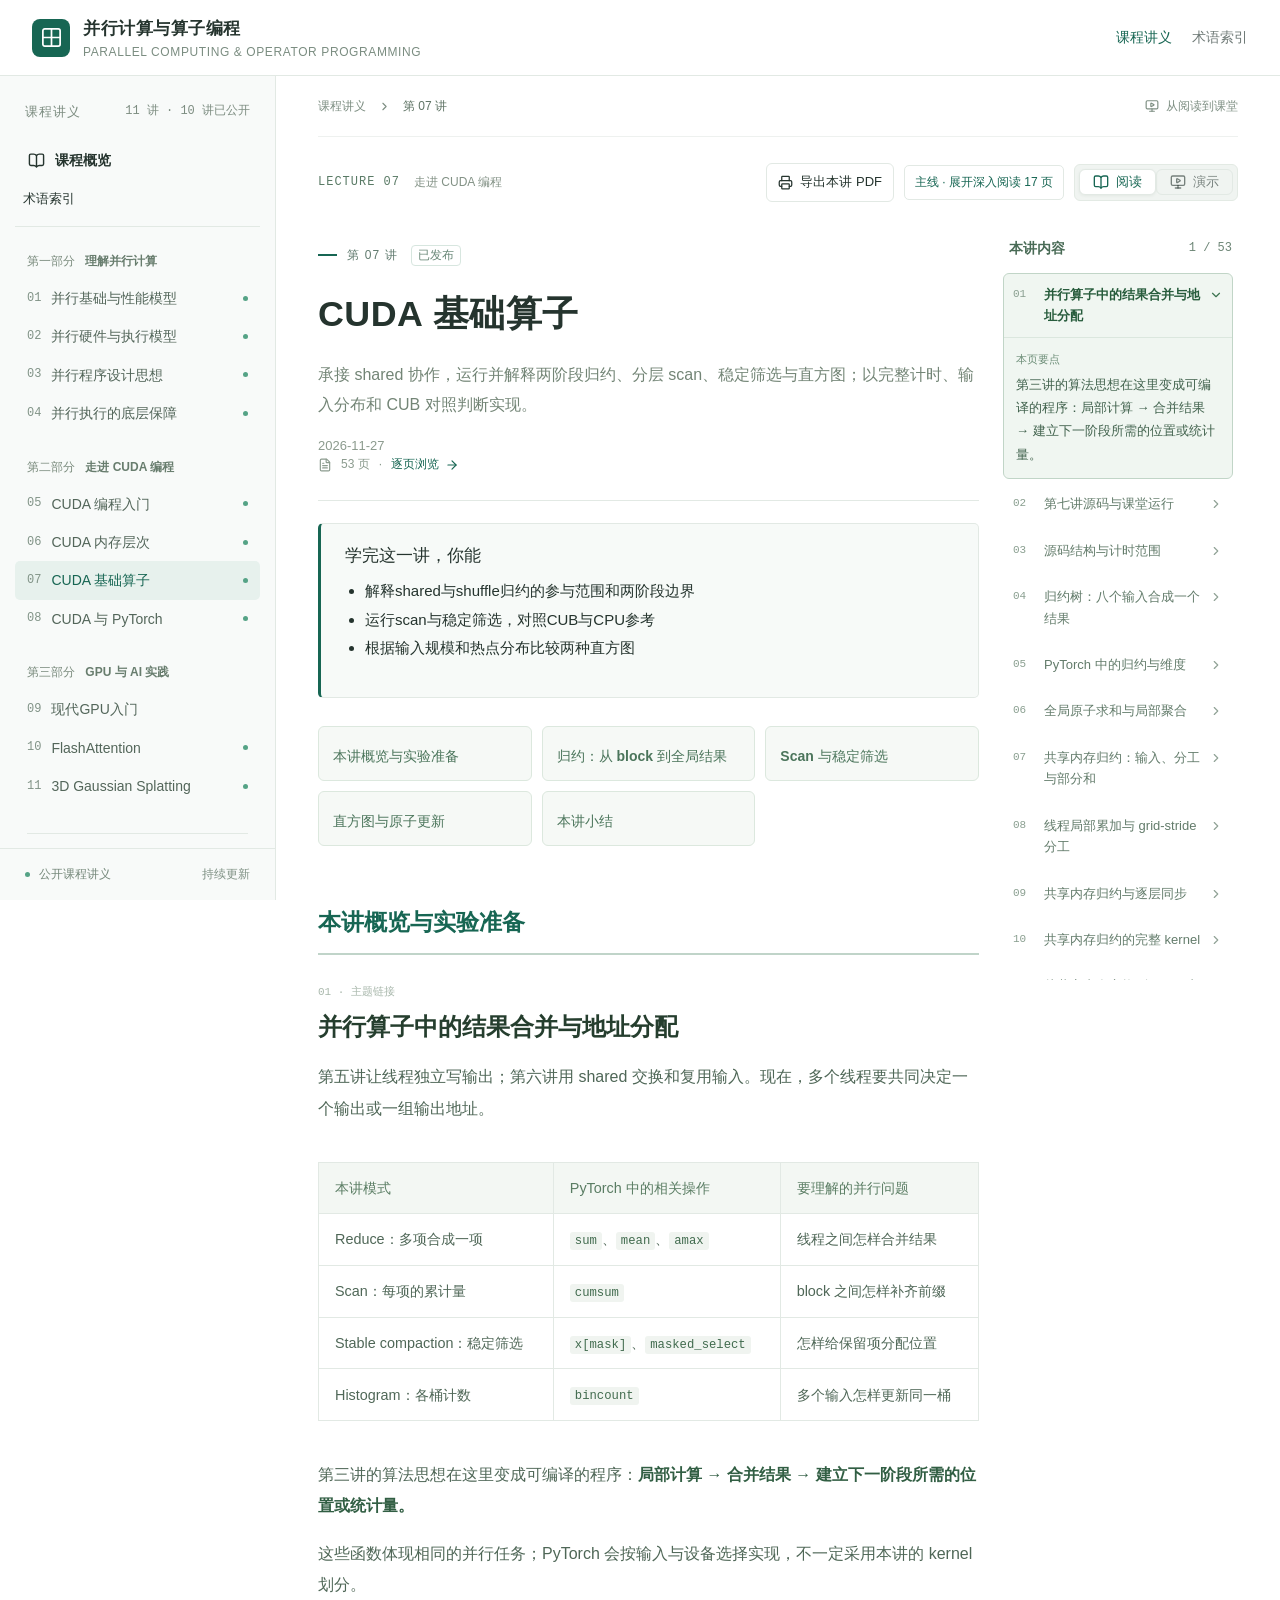
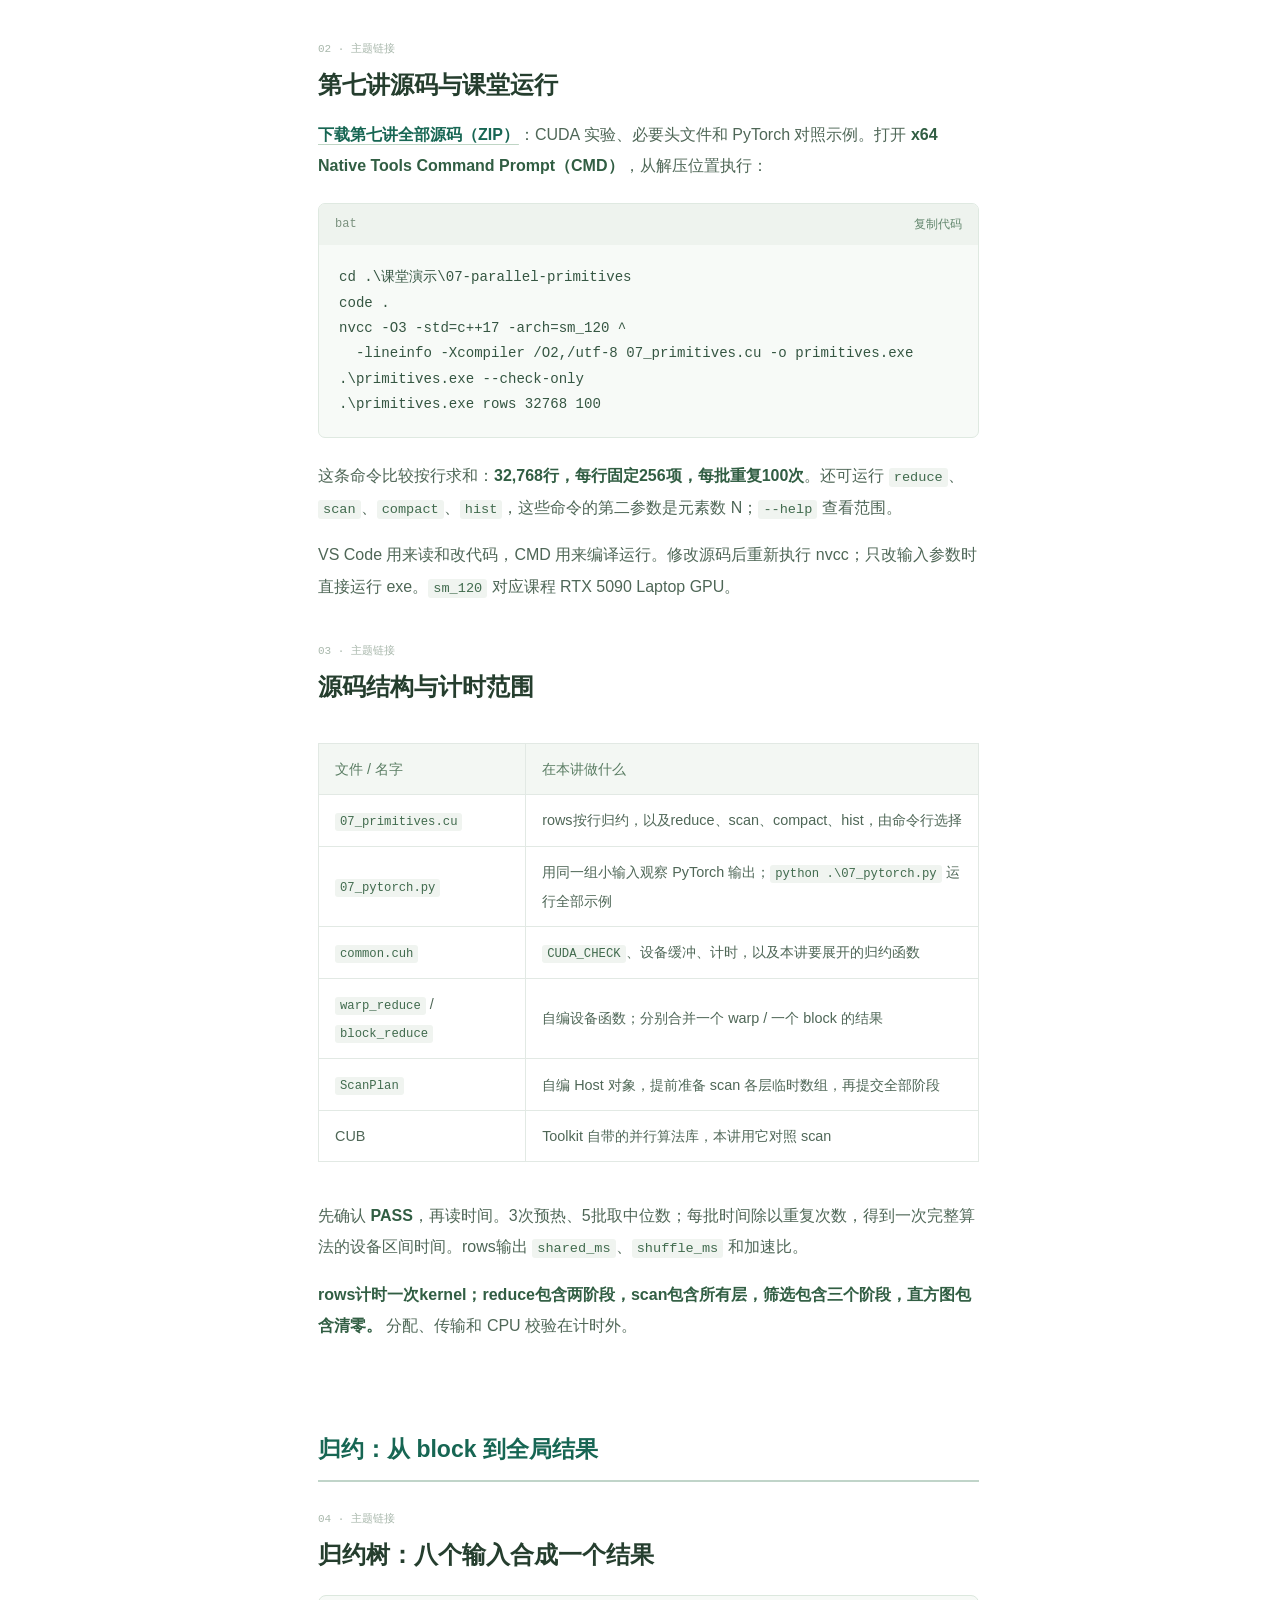
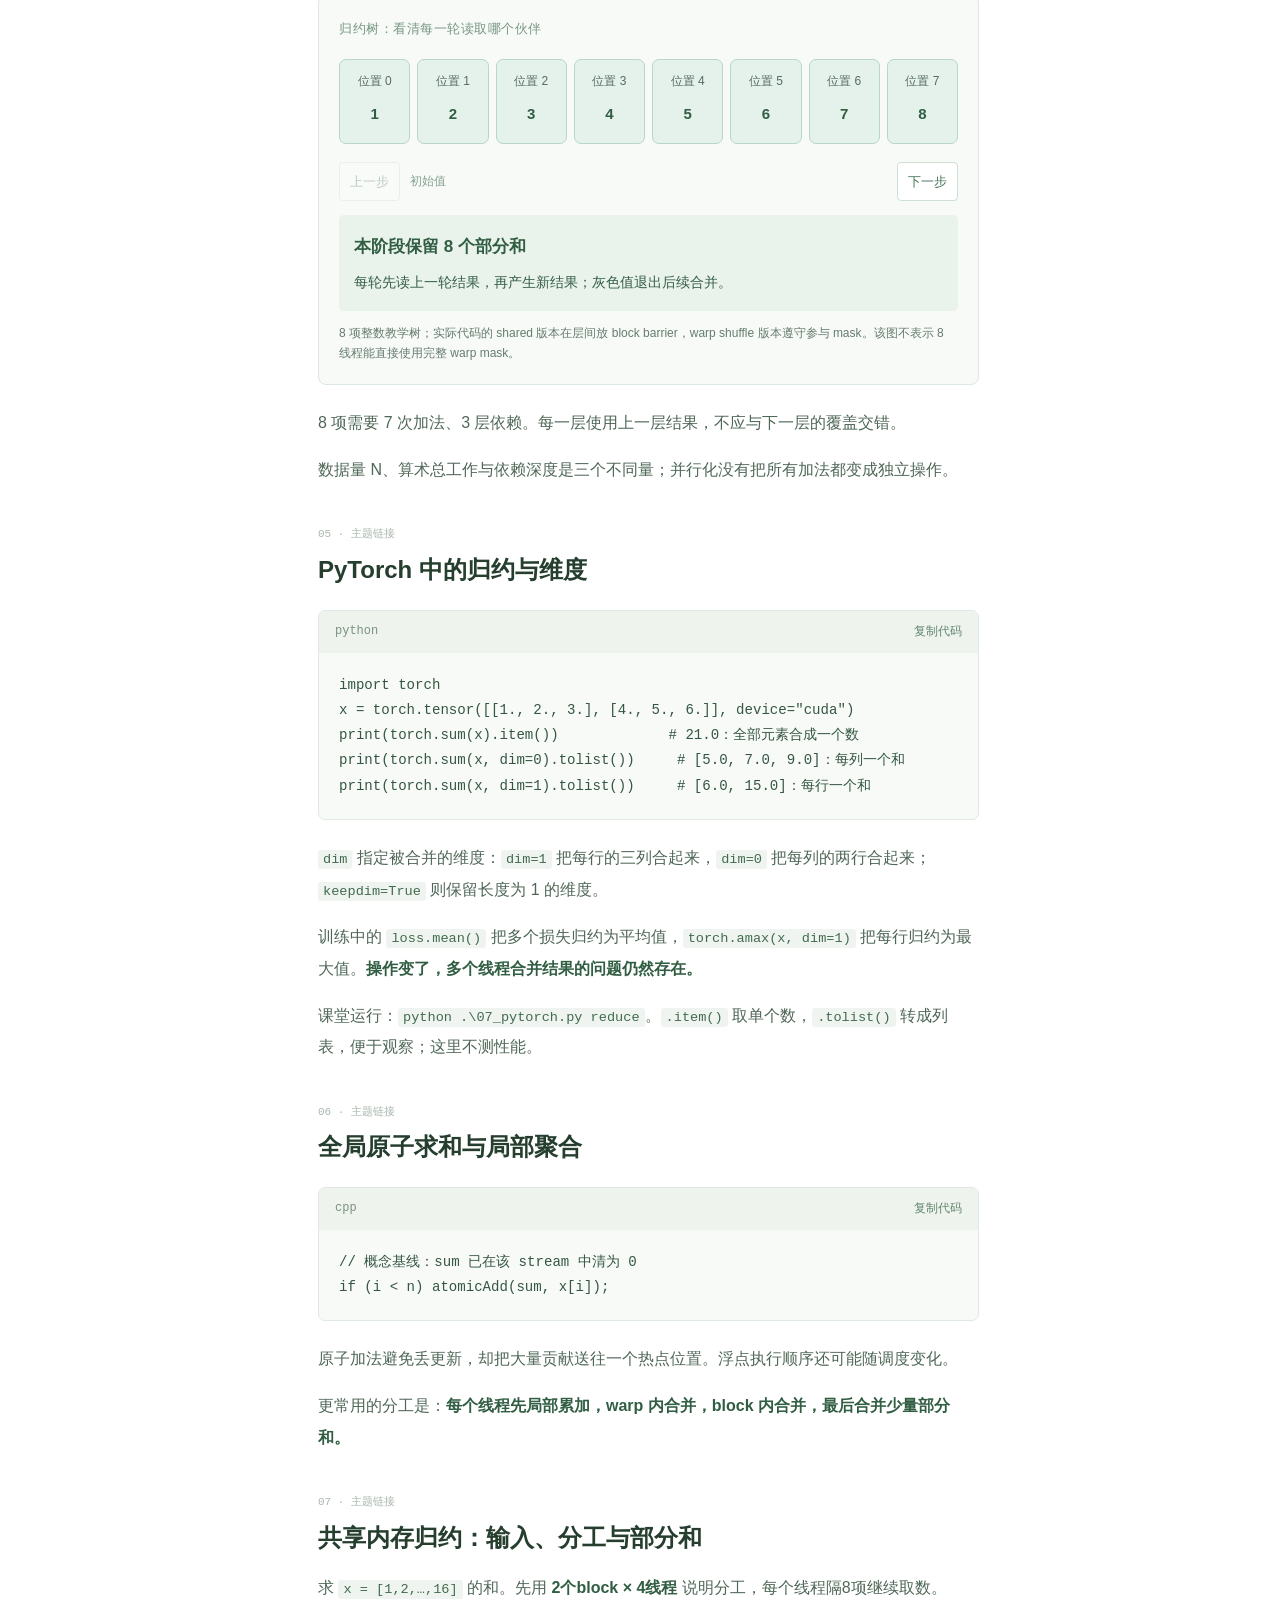
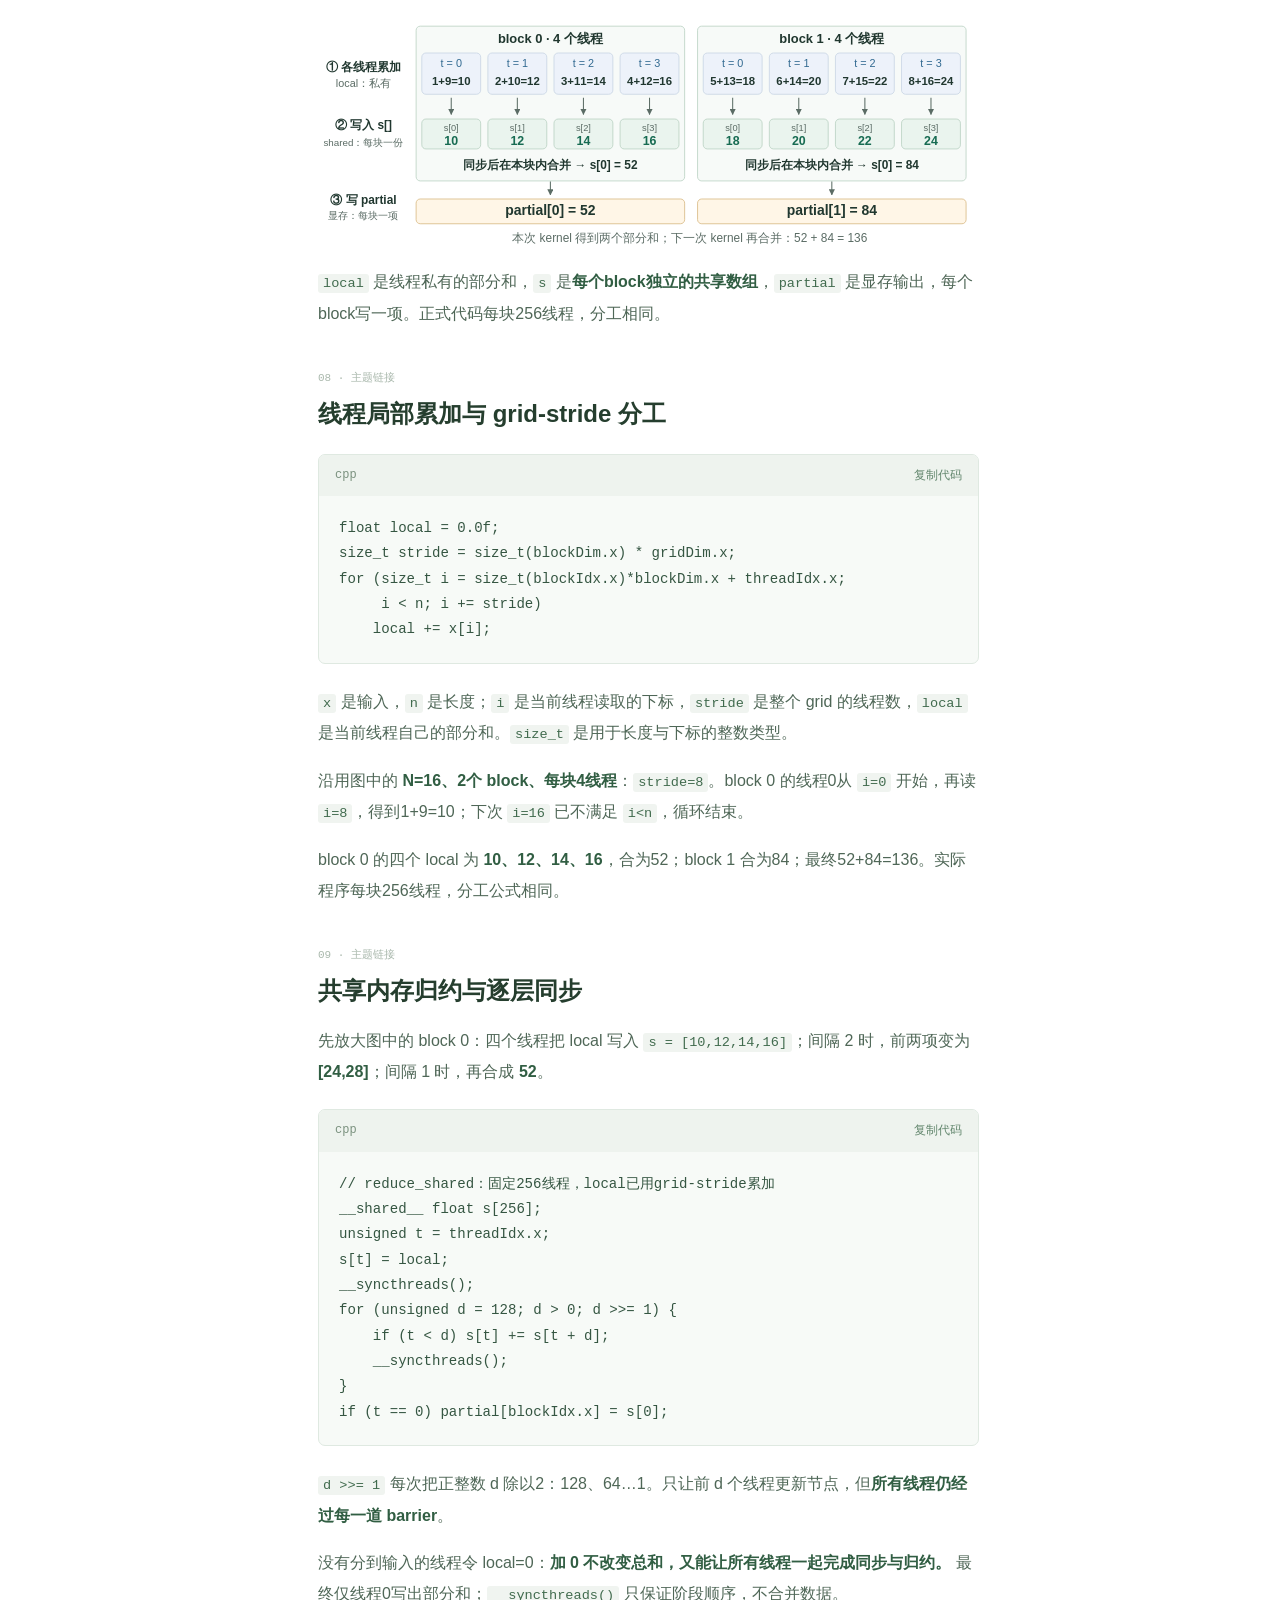
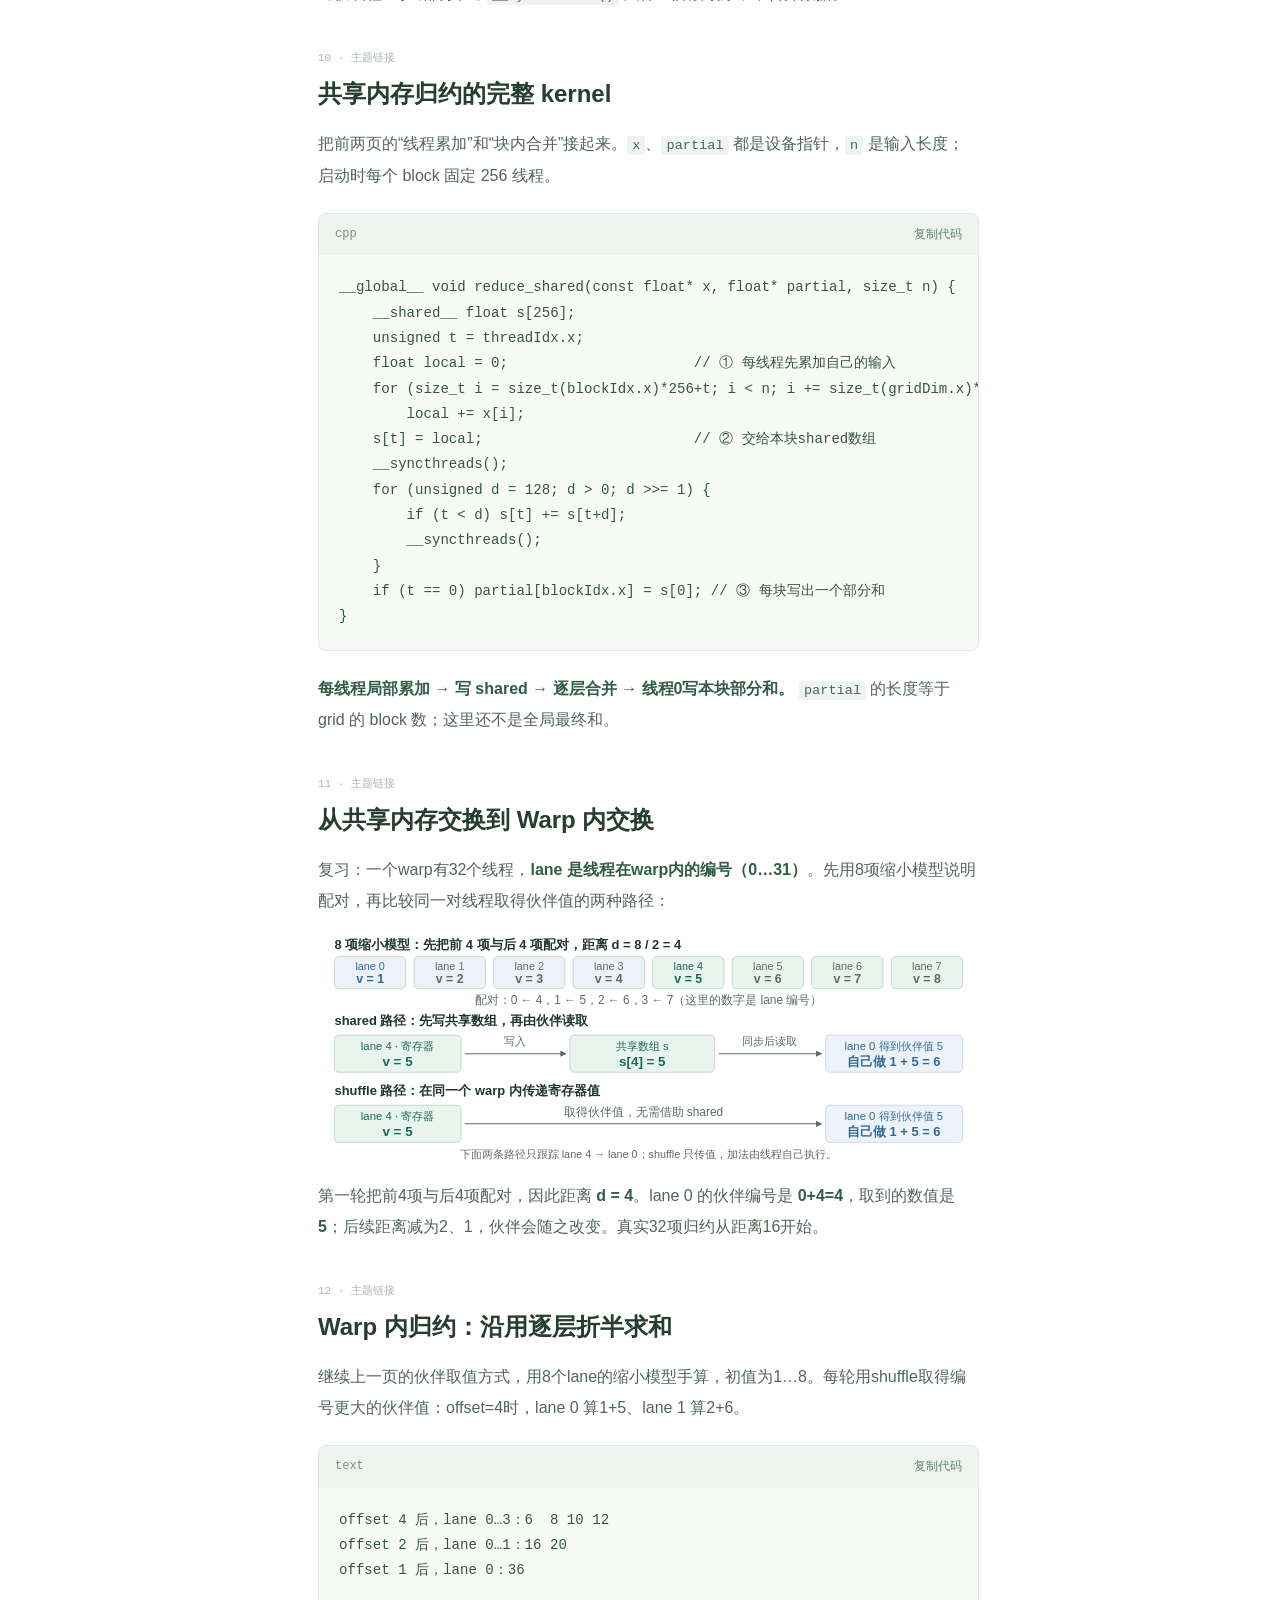
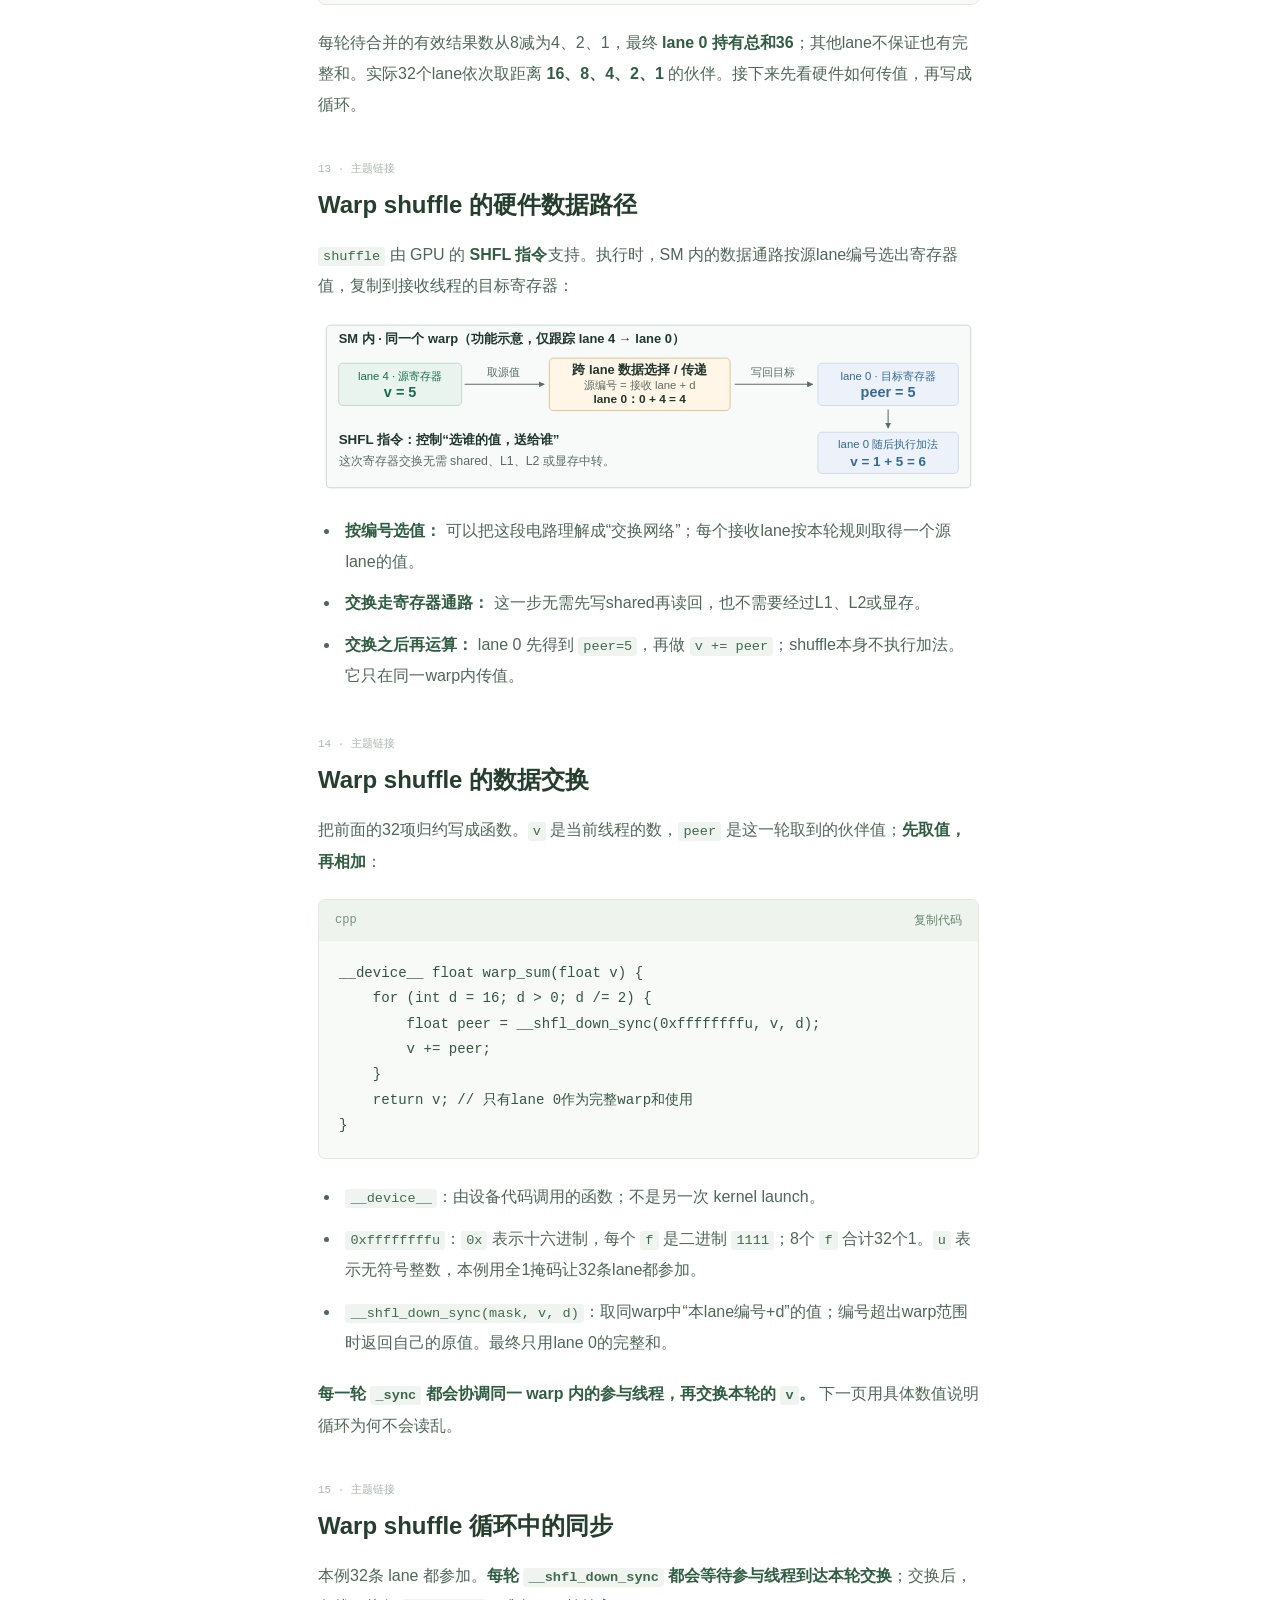
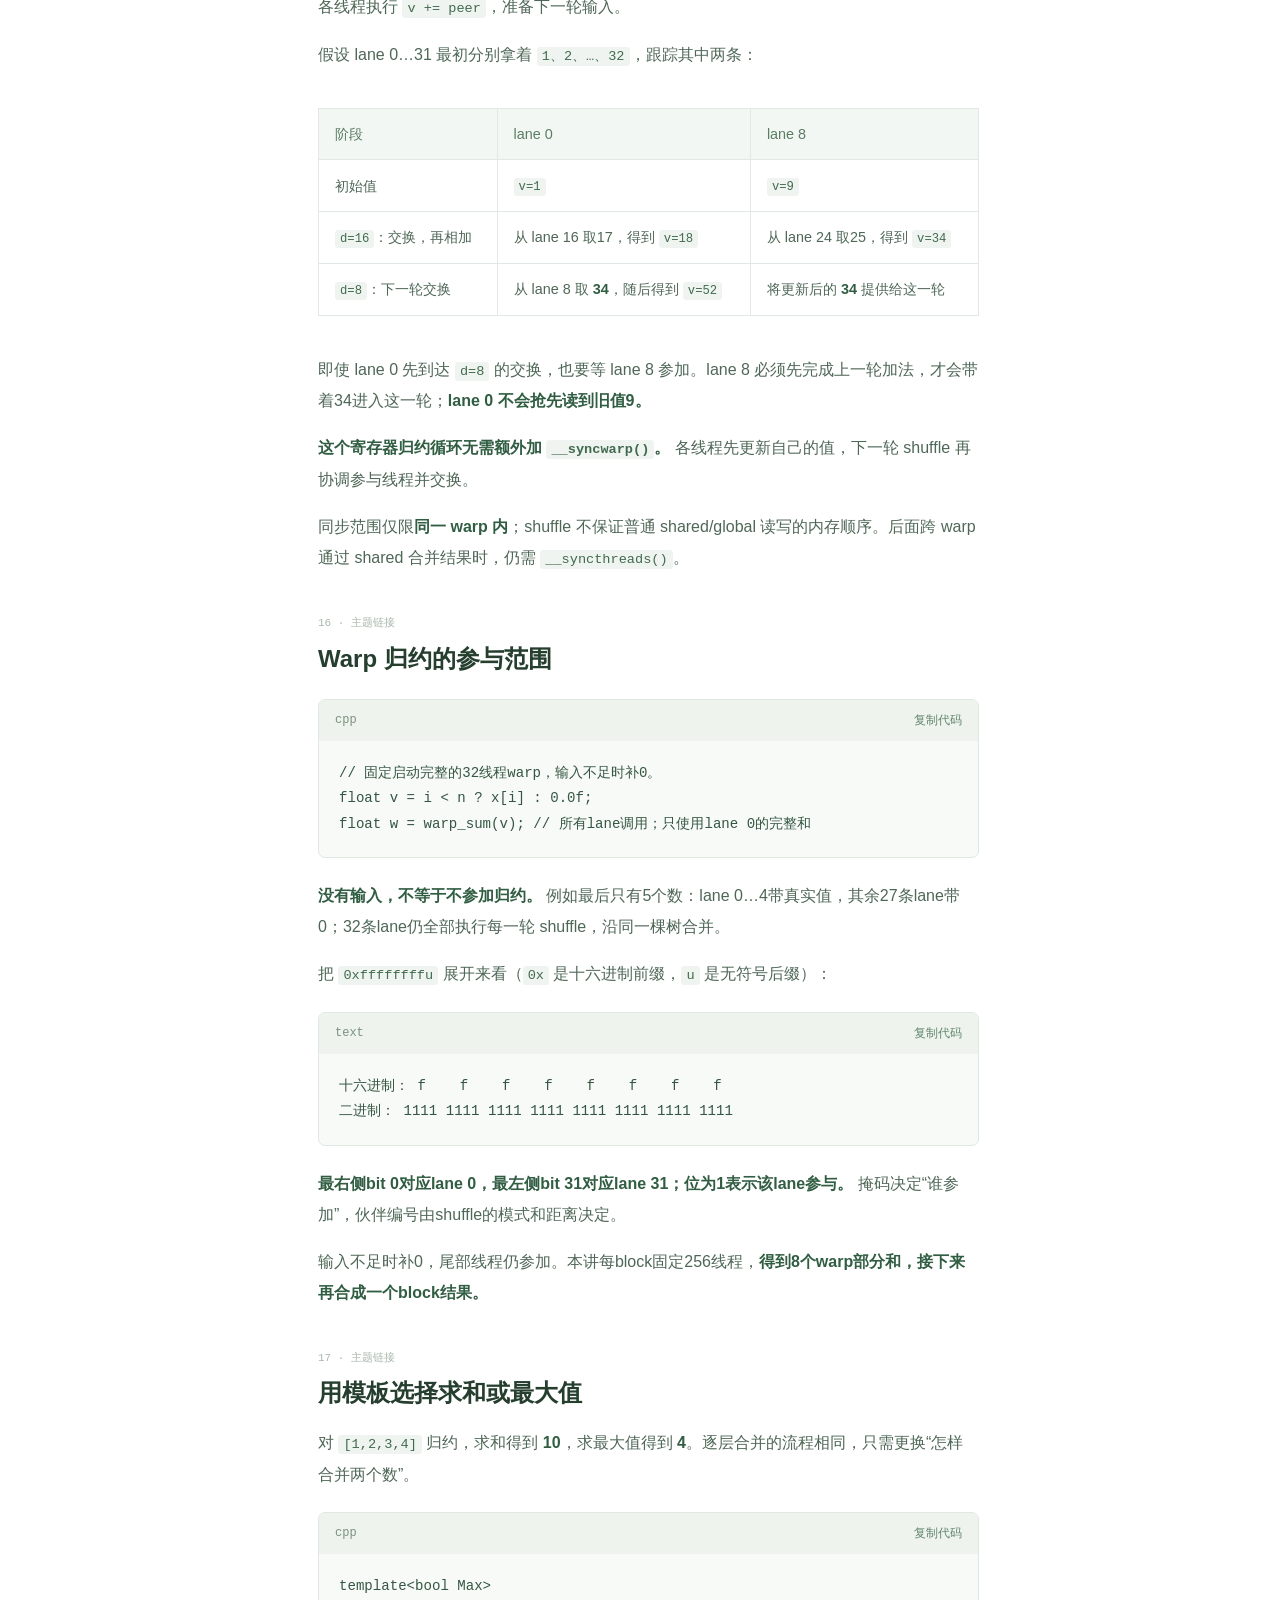
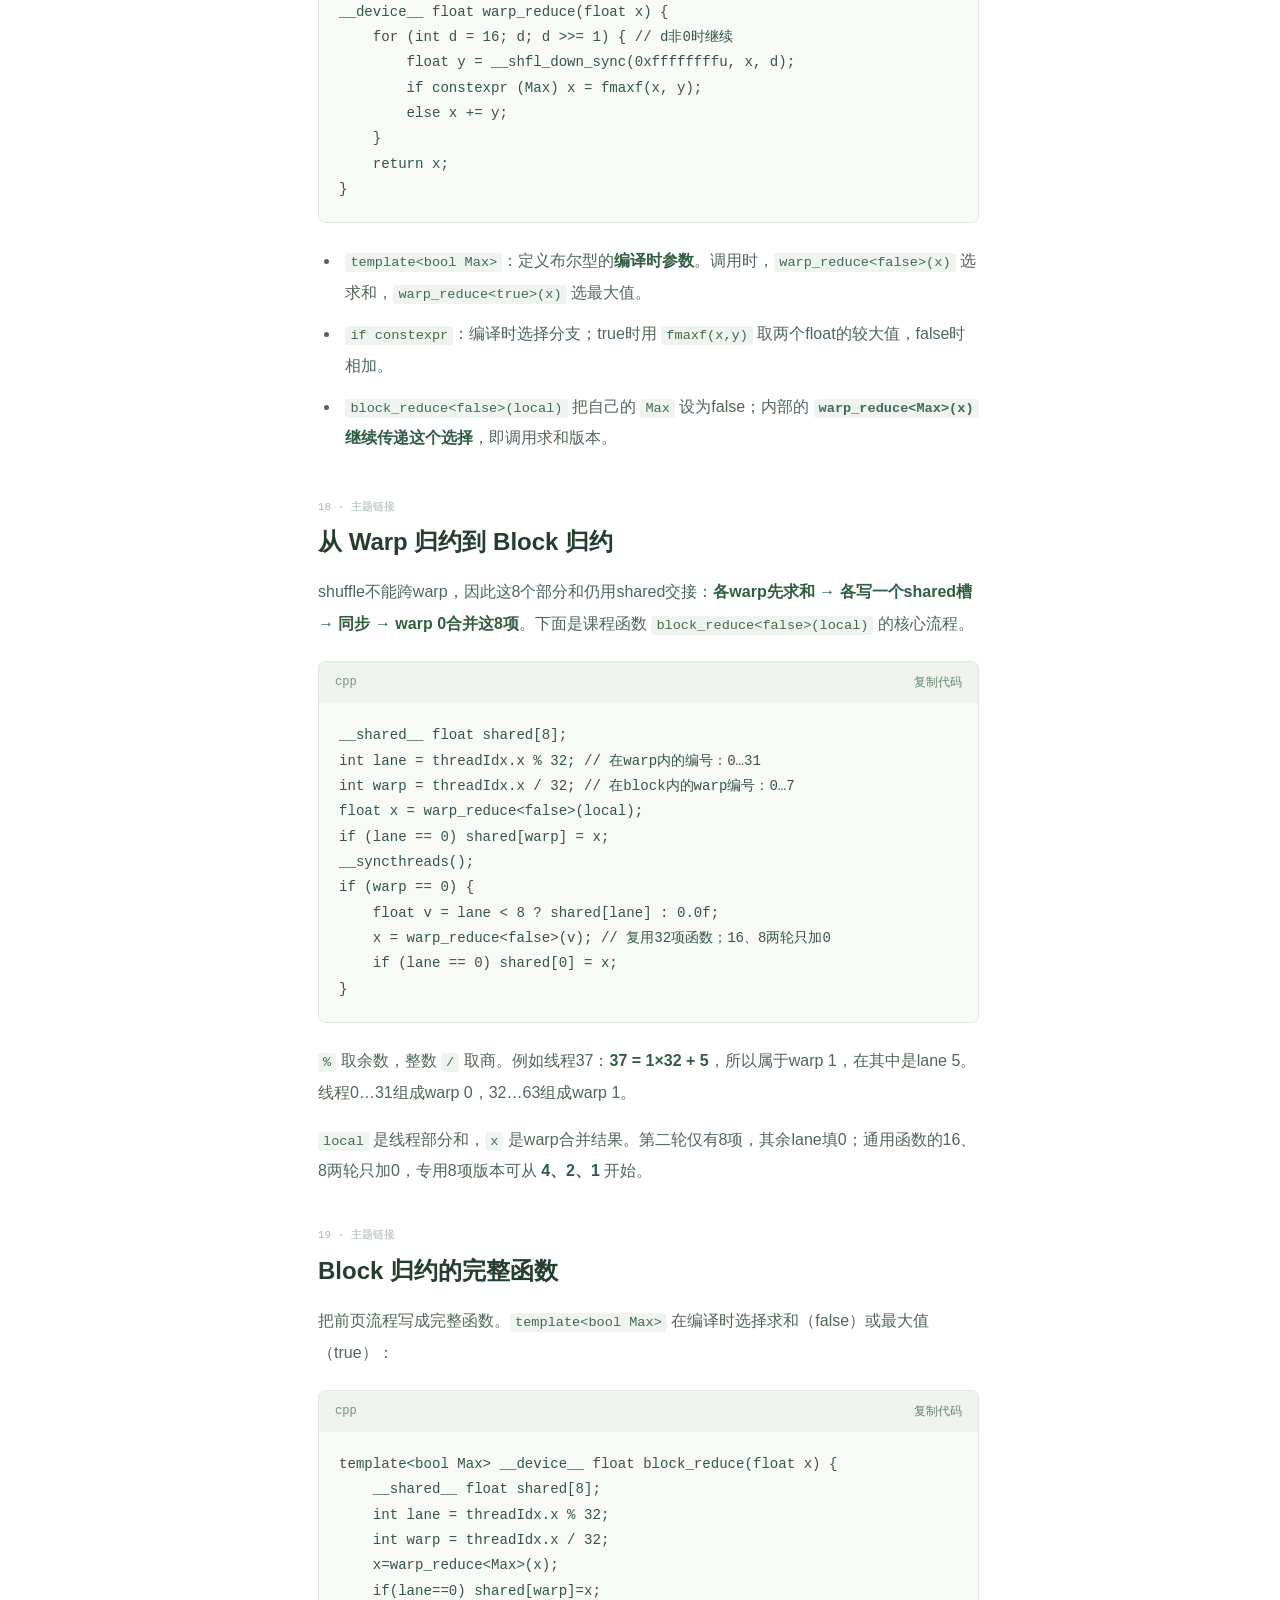
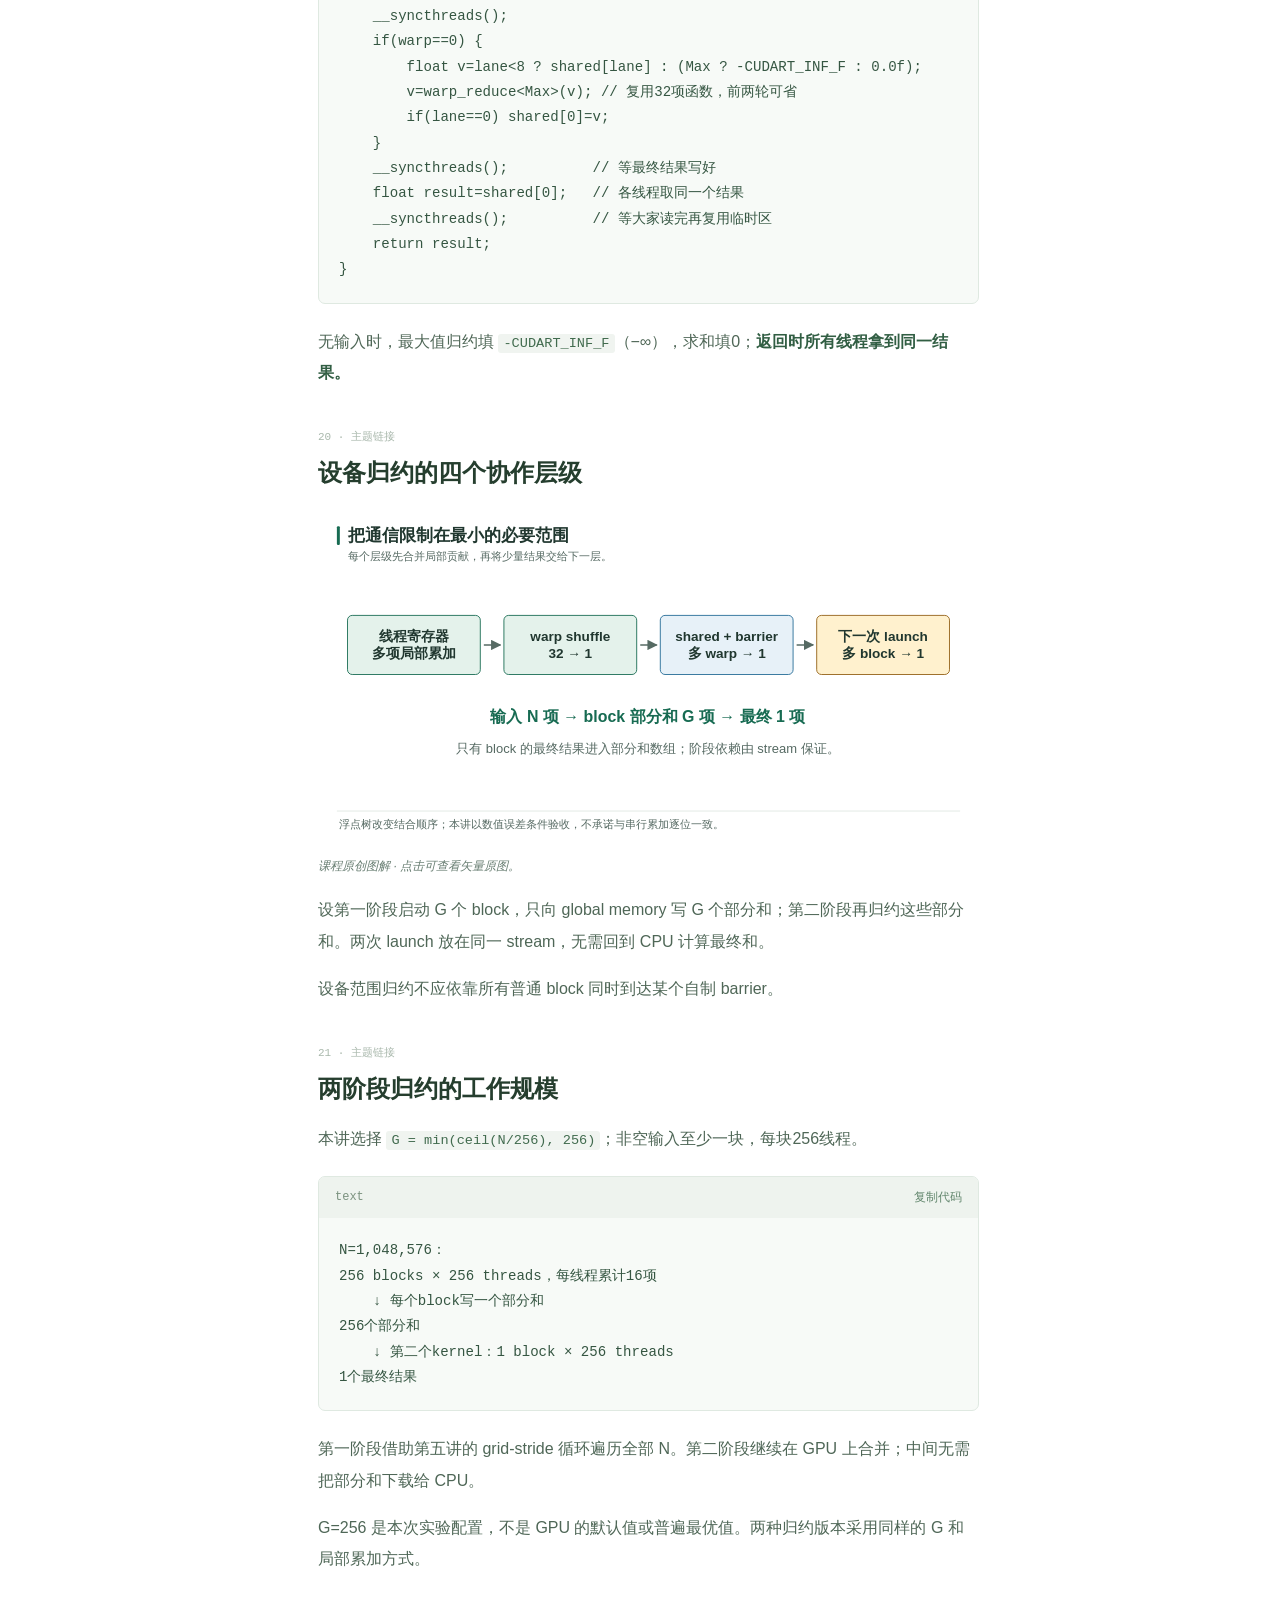
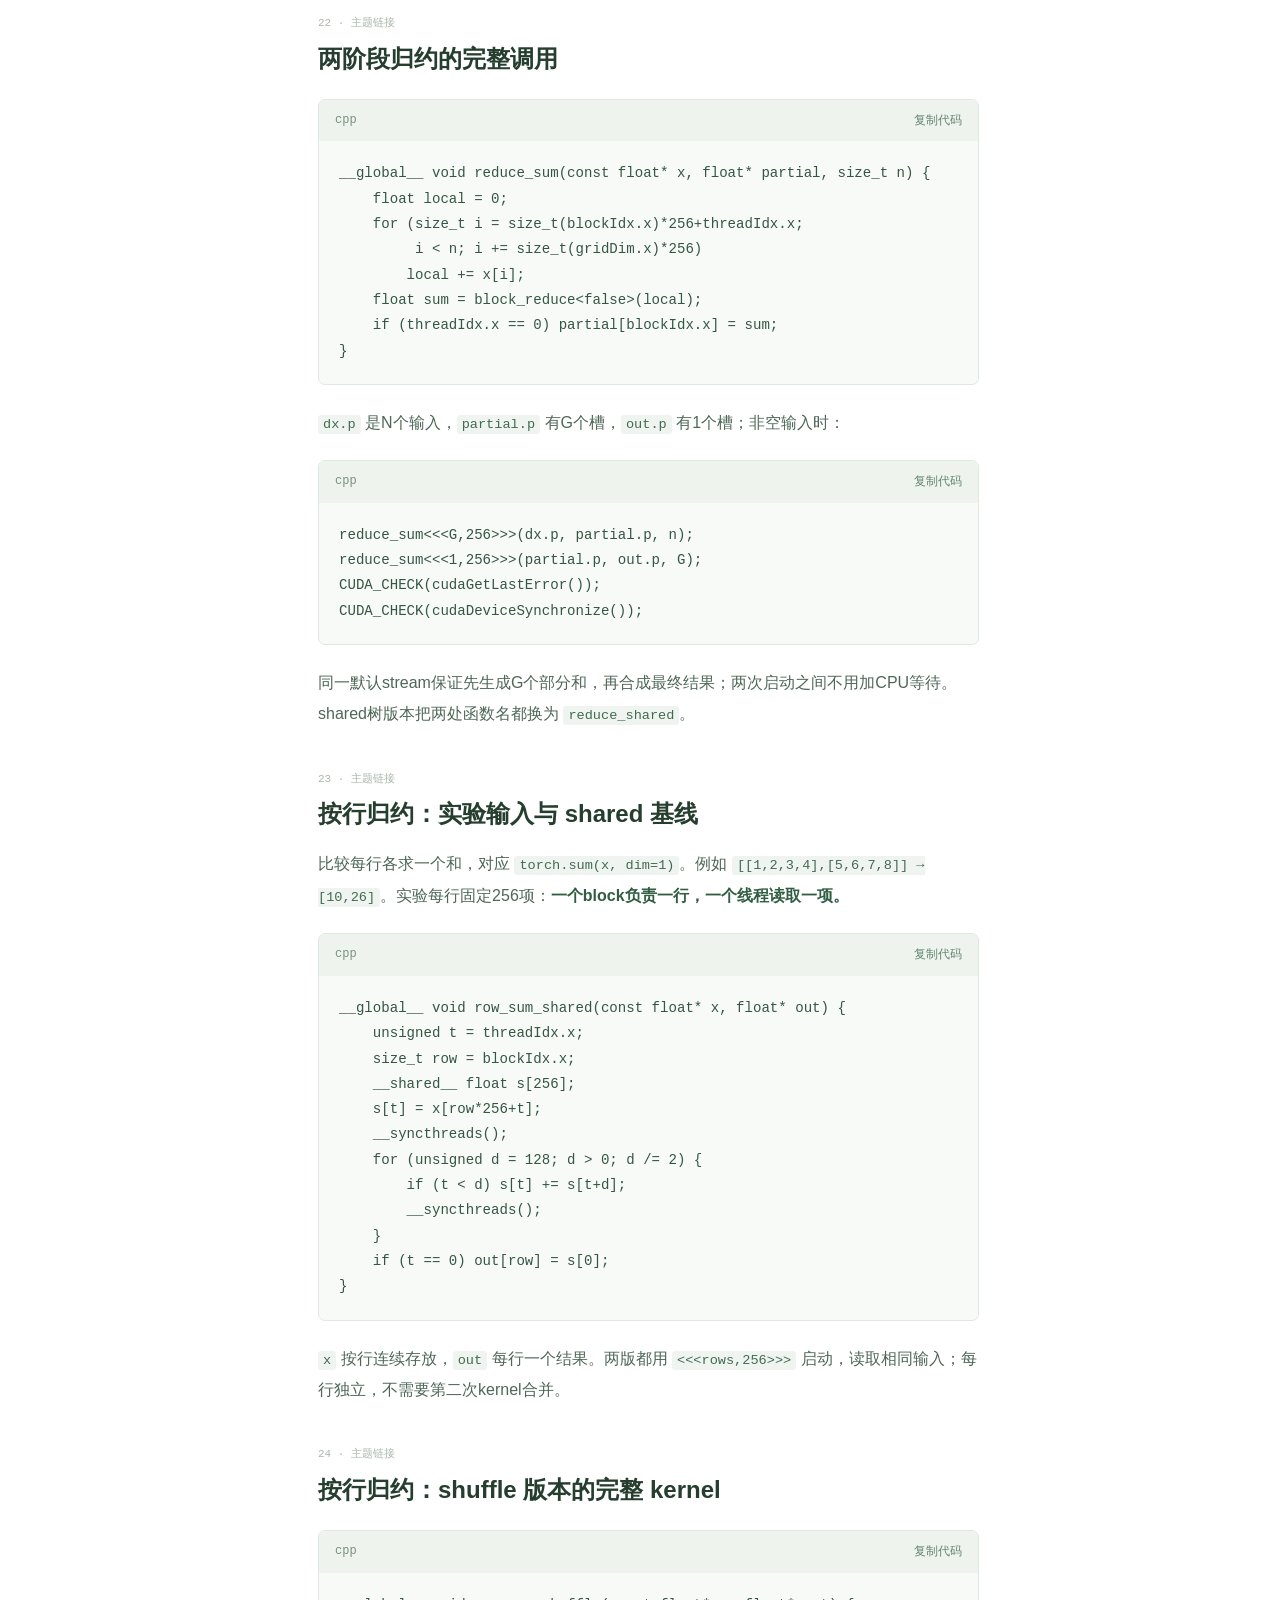
<file: site/lectures/07-parallel-primitives/index.html>
<!doctype html>
<html lang="zh-CN"><head><meta charset="UTF-8"/><meta name="viewport" content="width=device-width, initial-scale=1.0"/><meta name="course-root" content="../../"/><meta name="course-route" content="/lectures/07-parallel-primitives/"/><meta name="description" content="并行计算与算子编程课程讲义。阅读第一讲与第二讲：并行计算、性能模型、CPU/GPU硬件与执行模型。"/><title>CUDA 基础算子 · 并行计算与算子编程</title><link rel="icon" type="image/svg+xml" href="../../favicon.svg"/>  <script type="module" crossorigin src="../../assets/index-Do3mmC7H.js"></script>
  <link rel="stylesheet" crossorigin href="../../assets/index-Bylqt7jZ.css">
</head><body><div id="root"><link rel="preload" as="image" href="../../materials/lectures/07/figures/reduce-shared-context.svg"/><link rel="preload" as="image" href="../../materials/lectures/07/figures/warp-exchange-paths.svg"/><link rel="preload" as="image" href="../../materials/lectures/07/figures/warp-shuffle-hardware.svg"/><link rel="preload" as="image" href="../../materials/lectures/07/figures/reduction-levels.svg"/><link rel="preload" as="image" href="../../materials/lectures/07/figures/scan-four-context.svg"/><link rel="preload" as="image" href="../../materials/lectures/07/figures/scan-segment-indices.svg"/><link rel="preload" as="image" href="../../materials/lectures/07/figures/scan-prefix-formulas.svg"/><link rel="preload" as="image" href="../../materials/lectures/07/figures/scan-hierarchy.svg"/><link rel="preload" as="image" href="../../materials/lectures/07/figures/scan-plan-levels.svg"/><link rel="preload" as="image" href="../../materials/lectures/07/figures/histogram-contention.svg"/><div data-slot="sidebar-wrapper" style="--sidebar-width:276px;--sidebar-width-icon:3rem" class="group/sidebar-wrapper flex min-h-svh w-full has-data-[variant=inset]:bg-sidebar course-app"><a class="skip-link" href="#main-content">跳转至正文</a><header class="site-header"><a href="../../" class="brand"><span class="brand-mark"><svg xmlns="http://www.w3.org/2000/svg" width="23" height="23" viewBox="0 0 24 24" fill="none" stroke="currentColor" stroke-width="1.8" stroke-linecap="round" stroke-linejoin="round" class="lucide lucide-grid2x2 lucide-grid-2x2" aria-hidden="true"><path d="M12 3v18"></path><path d="M3 12h18"></path><rect x="3" y="3" width="18" height="18" rx="2"></rect></svg></span><span>并行计算与算子编程<small>PARALLEL COMPUTING &amp; OPERATOR PROGRAMMING</small></span></a><nav class="header-nav" aria-label="网站导航"><a href="../../" class="current">课程讲义</a><a href="../../glossary/">术语索引</a><span class="institution"><svg xmlns="http://www.w3.org/2000/svg" width="17" height="17" viewBox="0 0 24 24" fill="none" stroke="currentColor" stroke-width="2" stroke-linecap="round" stroke-linejoin="round" class="lucide lucide-graduation-cap" aria-hidden="true"><path d="M21.42 10.922a1 1 0 0 0-.019-1.838L12.83 5.18a2 2 0 0 0-1.66 0L2.6 9.08a1 1 0 0 0 0 1.832l8.57 3.908a2 2 0 0 0 1.66 0z"></path><path d="M22 10v6"></path><path d="M6 12.5V16a6 3 0 0 0 12 0v-3.5"></path></svg>人工智能学院</span></nav></header><div class="group peer hidden text-sidebar-foreground md:block" data-state="expanded" data-collapsible="" data-variant="sidebar" data-side="left" data-slot="sidebar"><div data-slot="sidebar-gap" class="transition-[width] duration-200 ease-linear relative w-(--sidebar-width) bg-transparent group-data-[collapsible=offcanvas]:w-0 group-data-[side=right]:rotate-180 group-data-[collapsible=icon]:w-(--sidebar-width-icon)"></div><div data-slot="sidebar-container" data-side="left" class="fixed inset-y-0 z-10 hidden h-svh w-(--sidebar-width) transition-[left,right,width] duration-200 ease-linear data-[side=left]:left-0 data-[side=left]:group-data-[collapsible=offcanvas]:left-[calc(var(--sidebar-width)*-1)] data-[side=right]:right-0 data-[side=right]:group-data-[collapsible=offcanvas]:right-[calc(var(--sidebar-width)*-1)] md:flex group-data-[collapsible=icon]:w-(--sidebar-width-icon) group-data-[side=left]:border-r group-data-[side=right]:border-l course-sidebar"><div data-sidebar="sidebar" data-slot="sidebar-inner" class="bg-sidebar group-data-[variant=floating]:ring-sidebar-border group-data-[variant=floating]:rounded-lg group-data-[variant=floating]:shadow-sm group-data-[variant=floating]:ring-1 flex size-full flex-col"><div class="sidebar-heading">课程讲义 <span>11 讲 · 10 讲已公开</span></div><div data-slot="sidebar-content" data-sidebar="content" class="no-scrollbar gap-0 flex min-h-0 flex-1 flex-col overflow-auto group-data-[collapsible=icon]:overflow-hidden course-nav"><a href="../../" class="overview-link "><svg xmlns="http://www.w3.org/2000/svg" width="17" height="17" viewBox="0 0 24 24" fill="none" stroke="currentColor" stroke-width="2" stroke-linecap="round" stroke-linejoin="round" class="lucide lucide-book-open" aria-hidden="true"><path d="M12 5v16"></path><path d="M20.001 19A2 2 0 0022 17V5a2 2 0 00-1.999-2L16 3.002A5 5 0 0012 5a5 5 0 00-4-2H4a2 2 0 00-2 2v12a2 2 0 001.999 2H8a5 5 0 014 2 5 5 0 014-2z"></path></svg>课程概览</a><div class="learning-sidebar"><a href="../../glossary/">术语索引</a></div><div class="nav-part"><p>第<!-- -->一<!-- -->部分 <span>理解并行计算</span></p><a href="../../lectures/01-introduction/" class="lesson-link "><span class="lesson-number">01</span><span>并行基础与性能模型</span><i class="status-dot"></i></a><a href="../../lectures/02-execution-models/" class="lesson-link "><span class="lesson-number">02</span><span>并行硬件与执行模型</span><i class="status-dot"></i></a><a href="../../lectures/03-parallel-design/" class="lesson-link "><span class="lesson-number">03</span><span>并行程序设计思想</span><i class="status-dot"></i></a><a href="../../lectures/04-memory-synchronization/" class="lesson-link "><span class="lesson-number">04</span><span>并行执行的底层保障</span><i class="status-dot"></i></a></div><div class="nav-part"><p>第<!-- -->二<!-- -->部分 <span>走进 CUDA 编程</span></p><a href="../../lectures/05-cuda-introduction/" class="lesson-link "><span class="lesson-number">05</span><span>CUDA 编程入门</span><i class="status-dot"></i></a><a href="../../lectures/06-memory-hierarchy/" class="lesson-link "><span class="lesson-number">06</span><span>CUDA 内存层次</span><i class="status-dot"></i></a><a href="../../lectures/07-parallel-primitives/" aria-current="page" class="lesson-link active"><span class="lesson-number">07</span><span>CUDA 基础算子</span><i class="status-dot"></i></a><a href="../../lectures/08-dnns-on-gpus/" class="lesson-link "><span class="lesson-number">08</span><span>CUDA 与 PyTorch</span><i class="status-dot"></i></a></div><div class="nav-part"><p>第<!-- -->三<!-- -->部分 <span>GPU 与 AI 实践</span></p><a href="../../lectures/09-modern-architecture/" class="lesson-link "><span class="lesson-number">09</span><span>现代GPU入门</span></a><a href="../../lectures/10-flash-attention/" class="lesson-link "><span class="lesson-number">10</span><span>FlashAttention</span><i class="status-dot"></i></a><a href="../../lectures/11-gaussian-splatting/" class="lesson-link "><span class="lesson-number">11</span><span>3D Gaussian Splatting</span><i class="status-dot"></i></a></div><a href="../../#resources" class="sidebar-resource">参考资料 <svg xmlns="http://www.w3.org/2000/svg" width="15" height="15" viewBox="0 0 24 24" fill="none" stroke="currentColor" stroke-width="2" stroke-linecap="round" stroke-linejoin="round" class="lucide lucide-arrow-up-right" aria-hidden="true"><path d="M7 7h10v10"></path><path d="M7 17 17 7"></path></svg></a></div><div class="sidebar-footer"><span class="status-dot"></span>公开课程讲义 <span>持续更新</span></div></div></div></div><div class="site-body"><div class="breadcrumb"><div><button class="icon-button mobile-menu" aria-label="打开课程目录"><svg xmlns="http://www.w3.org/2000/svg" width="20" height="20" viewBox="0 0 24 24" fill="none" stroke="currentColor" stroke-width="2" stroke-linecap="round" stroke-linejoin="round" class="lucide lucide-menu" aria-hidden="true"><path d="M4 5h16"></path><path d="M4 12h16"></path><path d="M4 19h16"></path></svg></button><a href="../../">课程讲义</a><svg xmlns="http://www.w3.org/2000/svg" width="13" height="13" viewBox="0 0 24 24" fill="none" stroke="currentColor" stroke-width="2" stroke-linecap="round" stroke-linejoin="round" class="lucide lucide-chevron-right" aria-hidden="true"><path d="m9 18 6-6-6-6"></path></svg><span>第 07 讲</span></div><span class="breadcrumb-note"><svg xmlns="http://www.w3.org/2000/svg" width="14" height="14" viewBox="0 0 24 24" fill="none" stroke="currentColor" stroke-width="2" stroke-linecap="round" stroke-linejoin="round" class="lucide lucide-monitor-play" aria-hidden="true"><path d="M15.033 9.44a.647.647 0 0 1 0 1.12l-4.065 2.352a.645.645 0 0 1-.968-.56V7.648a.645.645 0 0 1 .967-.56z"></path><path d="M12 17v4"></path><path d="M8 21h8"></path><rect x="2" y="3" width="20" height="14" rx="2"></rect></svg>从阅读到课堂</span></div><div class="lecture-workspace " data-lecture="07-parallel-primitives"><div data-orientation="horizontal" data-activation-direction="none" data-slot="tabs" class="group/tabs flex gap-2 data-horizontal:flex-col"><div class="lecture-toolbar"><div class="lecture-location"><span>LECTURE <!-- -->07</span><span>走进 CUDA 编程</span></div><div class="lecture-tools"><a href="../../lectures/07-parallel-primitives/?mode=print" class="lecture-export-button" target="_blank" rel="noopener noreferrer"><svg xmlns="http://www.w3.org/2000/svg" width="15" height="15" viewBox="0 0 24 24" fill="none" stroke="currentColor" stroke-width="2" stroke-linecap="round" stroke-linejoin="round" class="lucide lucide-printer" aria-hidden="true"><path d="M6 18H4a2 2 0 0 1-2-2v-5a2 2 0 0 1 2-2h16a2 2 0 0 1 2 2v5a2 2 0 0 1-2 2h-2"></path><path d="M6 9V3a1 1 0 0 1 1-1h10a1 1 0 0 1 1 1v6"></path><rect x="6" y="14" width="12" height="8" rx="1"></rect></svg>导出本讲 PDF</a><button class="mobile-contents-button"><svg xmlns="http://www.w3.org/2000/svg" width="15" height="15" viewBox="0 0 24 24" fill="none" stroke="currentColor" stroke-width="2" stroke-linecap="round" stroke-linejoin="round" class="lucide lucide-grid2x2 lucide-grid-2x2" aria-hidden="true"><path d="M12 3v18"></path><path d="M3 12h18"></path><rect x="3" y="3" width="18" height="18" rx="2"></rect></svg>本讲内容</button><button class="reading-path-button" aria-pressed="false">主线 · 展开深入阅读 17 页</button><div data-orientation="horizontal" data-activation-direction="none" role="tablist" data-slot="tabs-list" data-variant="default" aria-label="讲义显示模式" class="group/tabs-list inline-flex w-fit items-center justify-center rounded-lg p-[3px] text-muted-foreground group-data-horizontal/tabs:h-8 group-data-vertical/tabs:h-fit group-data-vertical/tabs:flex-col data-[variant=line]:rounded-none bg-muted mode-tabs"><button type="button" data-active="" data-orientation="horizontal" data-activation-direction="none" aria-disabled="false" tabindex="-1" role="tab" aria-selected="true" id="base-ui-_R_p5k_" data-composite-item-active="" data-slot="tabs-trigger" class="relative inline-flex h-[calc(100%-1px)] flex-1 items-center justify-center gap-1.5 rounded-md border border-transparent px-1.5 py-0.5 text-sm font-medium whitespace-nowrap text-foreground/60 transition-all group-data-vertical/tabs:w-full group-data-vertical/tabs:justify-start hover:text-foreground focus-visible:border-ring focus-visible:ring-[3px] focus-visible:ring-ring/50 focus-visible:outline-1 focus-visible:outline-ring disabled:pointer-events-none disabled:opacity-50 has-data-[icon=inline-end]:pr-1 has-data-[icon=inline-start]:pl-1 aria-disabled:pointer-events-none aria-disabled:opacity-50 dark:text-muted-foreground dark:hover:text-foreground group-data-[variant=default]/tabs-list:data-active:shadow-sm group-data-[variant=line]/tabs-list:data-active:shadow-none [&amp;_svg]:pointer-events-none [&amp;_svg]:shrink-0 [&amp;_svg:not([class*=&#x27;size-&#x27;])]:size-4 group-data-[variant=line]/tabs-list:bg-transparent group-data-[variant=line]/tabs-list:data-active:bg-transparent dark:group-data-[variant=line]/tabs-list:data-active:border-transparent dark:group-data-[variant=line]/tabs-list:data-active:bg-transparent data-active:bg-background data-active:text-foreground dark:data-active:border-input dark:data-active:bg-input/30 dark:data-active:text-foreground after:absolute after:bg-foreground after:opacity-0 after:transition-opacity group-data-horizontal/tabs:after:inset-x-0 group-data-horizontal/tabs:after:bottom-[-5px] group-data-horizontal/tabs:after:h-0.5 group-data-vertical/tabs:after:inset-y-0 group-data-vertical/tabs:after:-right-1 group-data-vertical/tabs:after:w-0.5 group-data-[variant=line]/tabs-list:data-active:after:opacity-100"><svg xmlns="http://www.w3.org/2000/svg" width="15" height="15" viewBox="0 0 24 24" fill="none" stroke="currentColor" stroke-width="2" stroke-linecap="round" stroke-linejoin="round" class="lucide lucide-book-open" aria-hidden="true"><path d="M12 5v16"></path><path d="M20.001 19A2 2 0 0022 17V5a2 2 0 00-1.999-2L16 3.002A5 5 0 0012 5a5 5 0 00-4-2H4a2 2 0 00-2 2v12a2 2 0 001.999 2H8a5 5 0 014 2 5 5 0 014-2z"></path></svg>阅读</button><button type="button" data-orientation="horizontal" data-activation-direction="none" aria-disabled="false" tabindex="-1" role="tab" aria-selected="false" id="base-ui-_R_195k_" data-slot="tabs-trigger" class="relative inline-flex h-[calc(100%-1px)] flex-1 items-center justify-center gap-1.5 rounded-md border border-transparent px-1.5 py-0.5 text-sm font-medium whitespace-nowrap text-foreground/60 transition-all group-data-vertical/tabs:w-full group-data-vertical/tabs:justify-start hover:text-foreground focus-visible:border-ring focus-visible:ring-[3px] focus-visible:ring-ring/50 focus-visible:outline-1 focus-visible:outline-ring disabled:pointer-events-none disabled:opacity-50 has-data-[icon=inline-end]:pr-1 has-data-[icon=inline-start]:pl-1 aria-disabled:pointer-events-none aria-disabled:opacity-50 dark:text-muted-foreground dark:hover:text-foreground group-data-[variant=default]/tabs-list:data-active:shadow-sm group-data-[variant=line]/tabs-list:data-active:shadow-none [&amp;_svg]:pointer-events-none [&amp;_svg]:shrink-0 [&amp;_svg:not([class*=&#x27;size-&#x27;])]:size-4 group-data-[variant=line]/tabs-list:bg-transparent group-data-[variant=line]/tabs-list:data-active:bg-transparent dark:group-data-[variant=line]/tabs-list:data-active:border-transparent dark:group-data-[variant=line]/tabs-list:data-active:bg-transparent data-active:bg-background data-active:text-foreground dark:data-active:border-input dark:data-active:bg-input/30 dark:data-active:text-foreground after:absolute after:bg-foreground after:opacity-0 after:transition-opacity group-data-horizontal/tabs:after:inset-x-0 group-data-horizontal/tabs:after:bottom-[-5px] group-data-horizontal/tabs:after:h-0.5 group-data-vertical/tabs:after:inset-y-0 group-data-vertical/tabs:after:-right-1 group-data-vertical/tabs:after:w-0.5 group-data-[variant=line]/tabs-list:data-active:after:opacity-100"><svg xmlns="http://www.w3.org/2000/svg" width="15" height="15" viewBox="0 0 24 24" fill="none" stroke="currentColor" stroke-width="2" stroke-linecap="round" stroke-linejoin="round" class="lucide lucide-monitor-play" aria-hidden="true"><path d="M15.033 9.44a.647.647 0 0 1 0 1.12l-4.065 2.352a.645.645 0 0 1-.968-.56V7.648a.645.645 0 0 1 .967-.56z"></path><path d="M12 17v4"></path><path d="M8 21h8"></path><rect x="2" y="3" width="20" height="14" rx="2"></rect></svg>演示</button></div></div></div><div data-orientation="horizontal" data-activation-direction="none" id="base-ui-_R_9k_" role="tabpanel" tabindex="0" data-index="-1" data-slot="tabs-content" class="flex-1 text-sm outline-none"><div class="lecture-reading-layout"><main id="main-content" class="lecture-article"><header class="lecture-title"><div class="eyebrow"><span class="green-rule"></span>第 <!-- -->07<!-- --> 讲 <span class="outline-tag">已发布</span></div><h1>CUDA 基础算子</h1><p>承接 shared 协作，运行并解释两阶段归约、分层 scan、稳定筛选与直方图；以完整计时、输入分布和 CUB 对照判断实现。</p><time dateTime="2026-11-27">2026-11-27</time><div class="article-metadata"><svg xmlns="http://www.w3.org/2000/svg" width="14" height="14" viewBox="0 0 24 24" fill="none" stroke="currentColor" stroke-width="2" stroke-linecap="round" stroke-linejoin="round" class="lucide lucide-file-text" aria-hidden="true"><path d="M6 22a2 2 0 0 1-2-2V4a2 2 0 0 1 2-2h8a2.4 2.4 0 0 1 1.704.706l3.588 3.588A2.4 2.4 0 0 1 20 8v12a2 2 0 0 1-2 2z"></path><path d="M14 2v5a1 1 0 0 0 1 1h5"></path><path d="M10 9H8"></path><path d="M16 13H8"></path><path d="M16 17H8"></path></svg>53<!-- --> 页 <span>·</span><button>逐页浏览 <svg xmlns="http://www.w3.org/2000/svg" width="14" height="14" viewBox="0 0 24 24" fill="none" stroke="currentColor" stroke-width="2" stroke-linecap="round" stroke-linejoin="round" class="lucide lucide-arrow-right" aria-hidden="true"><path d="M5 12h14"></path><path d="m12 5 7 7-7 7"></path></svg></button></div></header><section class="learning-overview" aria-label="学习目标"><h2>学完这一讲，你能</h2><ul><li>解释shared与shuffle归约的参与范围和两阶段边界</li><li>运行scan与稳定筛选，对照CUB与CPU参考</li><li>根据输入规模和热点分布比较两种直方图</li></ul></section><nav class="section-overview" aria-label="本讲主题导航"><a href="#topic-331b79711b"><strong>本讲概览与实验准备</strong></a><a href="#topic-82dbcd0605"><strong>归约：从 block 到全局结果</strong></a><a href="#scan"><strong>Scan 与稳定筛选</strong></a><a href="#hist-small-example"><strong>直方图与原子更新</strong></a><a href="#topic-2d87e3b1cb"><strong>本讲小结</strong></a></nav><section class="reading-topic "><h2 class="reading-topic-heading">本讲概览与实验准备</h2><section id="topic-331b79711b" class="article-section"><span id="section-1" class="legacy-anchor" aria-hidden="true"></span><div class="article-section-label"><a href="#topic-331b79711b" title="此主题的稳定链接">01<!-- --> · 主题链接</a><button aria-label="从第 1 页开始浏览"><svg xmlns="http://www.w3.org/2000/svg" width="14" height="14" viewBox="0 0 24 24" fill="none" stroke="currentColor" stroke-width="2" stroke-linecap="round" stroke-linejoin="round" class="lucide lucide-monitor-play" aria-hidden="true"><path d="M15.033 9.44a.647.647 0 0 1 0 1.12l-4.065 2.352a.645.645 0 0 1-.968-.56V7.648a.645.645 0 0 1 .967-.56z"></path><path d="M12 17v4"></path><path d="M8 21h8"></path><rect x="2" y="3" width="20" height="14" rx="2"></rect></svg>从此页开始</button></div><div class="lecture-markdown"><h2>并行算子中的结果合并与地址分配</h2>
<p>第五讲让线程独立写输出；第六讲用 shared 交换和复用输入。现在，多个线程要共同决定一个输出或一组输出地址。</p>
<div class="markdown-table-wrap"><table><thead><tr><th>本讲模式</th><th>PyTorch 中的相关操作</th><th>要理解的并行问题</th></tr></thead><tbody><tr><td>Reduce：多项合成一项</td><td><code>sum</code>、<code>mean</code>、<code>amax</code></td><td>线程之间怎样合并结果</td></tr><tr><td>Scan：每项的累计量</td><td><code>cumsum</code></td><td>block 之间怎样补齐前缀</td></tr><tr><td>Stable compaction：稳定筛选</td><td><code>x[mask]</code>、<code>masked_select</code></td><td>怎样给保留项分配位置</td></tr><tr><td>Histogram：各桶计数</td><td><code>bincount</code></td><td>多个输入怎样更新同一桶</td></tr></tbody></table></div>
<p>第三讲的算法思想在这里变成可编译的程序：<strong>局部计算 → 合并结果 → 建立下一阶段所需的位置或统计量。</strong></p>
<p>这些函数体现相同的并行任务；PyTorch 会按输入与设备选择实现，不一定采用本讲的 kernel 划分。</p></div></section><section id="classroom-07" class="article-section"><div class="article-section-label"><a href="#classroom-07" title="此主题的稳定链接">02<!-- --> · 主题链接</a><button aria-label="从第 2 页开始浏览"><svg xmlns="http://www.w3.org/2000/svg" width="14" height="14" viewBox="0 0 24 24" fill="none" stroke="currentColor" stroke-width="2" stroke-linecap="round" stroke-linejoin="round" class="lucide lucide-monitor-play" aria-hidden="true"><path d="M15.033 9.44a.647.647 0 0 1 0 1.12l-4.065 2.352a.645.645 0 0 1-.968-.56V7.648a.645.645 0 0 1 .967-.56z"></path><path d="M12 17v4"></path><path d="M8 21h8"></path><rect x="2" y="3" width="20" height="14" rx="2"></rect></svg>从此页开始</button></div><div class="lecture-markdown"><h2>第七讲源码与课堂运行</h2>
<p><strong><a href="../../materials/cuda/lecture07-cuda.zip">下载第七讲全部源码（ZIP）</a></strong>：CUDA 实验、必要头文件和 PyTorch 对照示例。打开 <strong>x64 Native Tools Command Prompt（CMD）</strong>，从解压位置执行：</p>
<div class="code-block"><div class="code-label"><span>bat</span><button>复制代码</button></div><pre><code class="language-bat">cd .\课堂演示\07-parallel-primitives
code .
nvcc -O3 -std=c++17 -arch=sm_120 ^
  -lineinfo -Xcompiler /O2,/utf-8 07_primitives.cu -o primitives.exe
.\primitives.exe --check-only
.\primitives.exe rows 32768 100
</code></pre></div>
<p>这条命令比较按行求和：<strong>32,768行，每行固定256项，每批重复100次</strong>。还可运行 <code>reduce</code>、<code>scan</code>、<code>compact</code>、<code>hist</code>，这些命令的第二参数是元素数 N；<code>--help</code> 查看范围。</p>
<p>VS Code 用来读和改代码，CMD 用来编译运行。修改源码后重新执行 nvcc；只改输入参数时直接运行 exe。<code>sm_120</code> 对应课程 RTX 5090 Laptop GPU。</p></div></section><section id="code-map-07" class="article-section"><div class="article-section-label"><a href="#code-map-07" title="此主题的稳定链接">03<!-- --> · 主题链接</a><button aria-label="从第 3 页开始浏览"><svg xmlns="http://www.w3.org/2000/svg" width="14" height="14" viewBox="0 0 24 24" fill="none" stroke="currentColor" stroke-width="2" stroke-linecap="round" stroke-linejoin="round" class="lucide lucide-monitor-play" aria-hidden="true"><path d="M15.033 9.44a.647.647 0 0 1 0 1.12l-4.065 2.352a.645.645 0 0 1-.968-.56V7.648a.645.645 0 0 1 .967-.56z"></path><path d="M12 17v4"></path><path d="M8 21h8"></path><rect x="2" y="3" width="20" height="14" rx="2"></rect></svg>从此页开始</button></div><div class="lecture-markdown"><h2>源码结构与计时范围</h2>
<div class="markdown-table-wrap"><table><thead><tr><th>文件 / 名字</th><th>在本讲做什么</th></tr></thead><tbody><tr><td><code>07_primitives.cu</code></td><td>rows按行归约，以及reduce、scan、compact、hist，由命令行选择</td></tr><tr><td><code>07_pytorch.py</code></td><td>用同一组小输入观察 PyTorch 输出；<code>python .\07_pytorch.py</code> 运行全部示例</td></tr><tr><td><code>common.cuh</code></td><td><code>CUDA_CHECK</code>、设备缓冲、计时，以及本讲要展开的归约函数</td></tr><tr><td><code>warp_reduce</code> / <code>block_reduce</code></td><td>自编设备函数；分别合并一个 warp / 一个 block 的结果</td></tr><tr><td><code>ScanPlan</code></td><td>自编 Host 对象，提前准备 scan 各层临时数组，再提交全部阶段</td></tr><tr><td>CUB</td><td>Toolkit 自带的并行算法库，本讲用它对照 scan</td></tr></tbody></table></div>
<p>先确认 <strong>PASS</strong>，再读时间。3次预热、5批取中位数；每批时间除以重复次数，得到一次完整算法的设备区间时间。rows输出 <code>shared_ms</code>、<code>shuffle_ms</code> 和加速比。</p>
<p><strong>rows计时一次kernel；reduce包含两阶段，scan包含所有层，筛选包含三个阶段，直方图包含清零。</strong> 分配、传输和 CPU 校验在计时外。</p></div></section></section><section class="reading-topic "><h2 class="reading-topic-heading">归约：从 block 到全局结果</h2><section id="topic-82dbcd0605" class="article-section"><span id="section-8" class="legacy-anchor" aria-hidden="true"></span><div class="article-section-label"><a href="#topic-82dbcd0605" title="此主题的稳定链接">04<!-- --> · 主题链接</a><button aria-label="从第 4 页开始浏览"><svg xmlns="http://www.w3.org/2000/svg" width="14" height="14" viewBox="0 0 24 24" fill="none" stroke="currentColor" stroke-width="2" stroke-linecap="round" stroke-linejoin="round" class="lucide lucide-monitor-play" aria-hidden="true"><path d="M15.033 9.44a.647.647 0 0 1 0 1.12l-4.065 2.352a.645.645 0 0 1-.968-.56V7.648a.645.645 0 0 1 .967-.56z"></path><path d="M12 17v4"></path><path d="M8 21h8"></path><rect x="2" y="3" width="20" height="14" rx="2"></rect></svg>从此页开始</button></div><div class="lecture-markdown"><h2>归约树：八个输入合成一个结果</h2>
<figure class="teaching-lab execution-lab cuda-lab"><figcaption>归约树：看清每一轮读取哪个伙伴</figcaption><div class="cuda-index-grid"><div class=""><small>位置 <!-- -->0</small><strong>1</strong><span> </span></div><div class=""><small>位置 <!-- -->1</small><strong>2</strong><span> </span></div><div class=""><small>位置 <!-- -->2</small><strong>3</strong><span> </span></div><div class=""><small>位置 <!-- -->3</small><strong>4</strong><span> </span></div><div class=""><small>位置 <!-- -->4</small><strong>5</strong><span> </span></div><div class=""><small>位置 <!-- -->5</small><strong>6</strong><span> </span></div><div class=""><small>位置 <!-- -->6</small><strong>7</strong><span> </span></div><div class=""><small>位置 <!-- -->7</small><strong>8</strong><span> </span></div></div><div class="lab-controls"><button disabled="">上一步</button><span>初始值</span><button>下一步</button></div><output class="model-output" aria-live="polite"><strong>本阶段保留 8 个部分和</strong><span>每轮先读上一轮结果，再产生新结果；灰色值退出后续合并。</span></output><p class="diagram-caption">8 项整数教学树；实际代码的 shared 版本在层间放 block barrier，warp shuffle 版本遵守参与 mask。该图不表示 8 线程能直接使用完整 warp mask。</p></figure>
<p>8 项需要 7 次加法、3 层依赖。每一层使用上一层结果，不应与下一层的覆盖交错。</p>
<p>数据量 N、算术总工作与依赖深度是三个不同量；并行化没有把所有加法都变成独立操作。</p></div></section><section id="pytorch-reduce" class="article-section"><div class="article-section-label"><a href="#pytorch-reduce" title="此主题的稳定链接">05<!-- --> · 主题链接</a><button aria-label="从第 5 页开始浏览"><svg xmlns="http://www.w3.org/2000/svg" width="14" height="14" viewBox="0 0 24 24" fill="none" stroke="currentColor" stroke-width="2" stroke-linecap="round" stroke-linejoin="round" class="lucide lucide-monitor-play" aria-hidden="true"><path d="M15.033 9.44a.647.647 0 0 1 0 1.12l-4.065 2.352a.645.645 0 0 1-.968-.56V7.648a.645.645 0 0 1 .967-.56z"></path><path d="M12 17v4"></path><path d="M8 21h8"></path><rect x="2" y="3" width="20" height="14" rx="2"></rect></svg>从此页开始</button></div><div class="lecture-markdown"><h2>PyTorch 中的归约与维度</h2>
<div class="code-block"><div class="code-label"><span>python</span><button>复制代码</button></div><pre><code class="language-python">import torch
x = torch.tensor([[1., 2., 3.], [4., 5., 6.]], device=&quot;cuda&quot;)
print(torch.sum(x).item())             # 21.0：全部元素合成一个数
print(torch.sum(x, dim=0).tolist())     # [5.0, 7.0, 9.0]：每列一个和
print(torch.sum(x, dim=1).tolist())     # [6.0, 15.0]：每行一个和
</code></pre></div>
<p><code>dim</code> 指定被合并的维度：<code>dim=1</code> 把每行的三列合起来，<code>dim=0</code> 把每列的两行合起来；<code>keepdim=True</code> 则保留长度为 1 的维度。</p>
<p>训练中的 <code>loss.mean()</code> 把多个损失归约为平均值，<code>torch.amax(x, dim=1)</code> 把每行归约为最大值。<strong>操作变了，多个线程合并结果的问题仍然存在。</strong></p>
<p>课堂运行：<code>python .\07_pytorch.py reduce</code>。<code>.item()</code> 取单个数，<code>.tolist()</code> 转成列表，便于观察；这里不测性能。</p></div></section><section id="topic-a9da7a57ea" class="article-section"><span id="section-5" class="legacy-anchor" aria-hidden="true"></span><div class="article-section-label"><a href="#topic-a9da7a57ea" title="此主题的稳定链接">06<!-- --> · 主题链接</a><button aria-label="从第 6 页开始浏览"><svg xmlns="http://www.w3.org/2000/svg" width="14" height="14" viewBox="0 0 24 24" fill="none" stroke="currentColor" stroke-width="2" stroke-linecap="round" stroke-linejoin="round" class="lucide lucide-monitor-play" aria-hidden="true"><path d="M15.033 9.44a.647.647 0 0 1 0 1.12l-4.065 2.352a.645.645 0 0 1-.968-.56V7.648a.645.645 0 0 1 .967-.56z"></path><path d="M12 17v4"></path><path d="M8 21h8"></path><rect x="2" y="3" width="20" height="14" rx="2"></rect></svg>从此页开始</button></div><div class="lecture-markdown"><h2>全局原子求和与局部聚合</h2>
<div class="code-block"><div class="code-label"><span>cpp</span><button>复制代码</button></div><pre><code class="language-cpp">// 概念基线：sum 已在该 stream 中清为 0
if (i &lt; n) atomicAdd(sum, x[i]);
</code></pre></div>
<p>原子加法避免丢更新，却把大量贡献送往一个热点位置。浮点执行顺序还可能随调度变化。</p>
<p>更常用的分工是：<strong>每个线程先局部累加，warp 内合并，block 内合并，最后合并少量部分和。</strong></p></div></section><section id="reduce-input-output" class="article-section"><div class="article-section-label"><a href="#reduce-input-output" title="此主题的稳定链接">07<!-- --> · 主题链接</a><button aria-label="从第 7 页开始浏览"><svg xmlns="http://www.w3.org/2000/svg" width="14" height="14" viewBox="0 0 24 24" fill="none" stroke="currentColor" stroke-width="2" stroke-linecap="round" stroke-linejoin="round" class="lucide lucide-monitor-play" aria-hidden="true"><path d="M15.033 9.44a.647.647 0 0 1 0 1.12l-4.065 2.352a.645.645 0 0 1-.968-.56V7.648a.645.645 0 0 1 .967-.56z"></path><path d="M12 17v4"></path><path d="M8 21h8"></path><rect x="2" y="3" width="20" height="14" rx="2"></rect></svg>从此页开始</button></div><div class="lecture-markdown"><h2>共享内存归约：输入、分工与部分和</h2>
<p>求 <code>x = [1,2,…,16]</code> 的和。先用 <strong>2个block × 4线程</strong> 说明分工，每个线程隔8项继续取数。</p>
<p><a href="../../materials/lectures/07/figures/reduce-shared-context.svg"><img src="../../materials/lectures/07/figures/reduce-shared-context.svg" alt="各线程私有累加，写入各块独立的shared数组，再由每块写出一个部分和"/></a></p>
<p><code>local</code> 是线程私有的部分和，<code>s</code> 是<strong>每个block独立的共享数组</strong>，<code>partial</code> 是显存输出，每个block写一项。正式代码每块256线程，分工相同。</p></div></section><section id="topic-9652e39e13" class="article-section"><span id="section-16" class="legacy-anchor" aria-hidden="true"></span><div class="article-section-label"><a href="#topic-9652e39e13" title="此主题的稳定链接">08<!-- --> · 主题链接</a><button aria-label="从第 8 页开始浏览"><svg xmlns="http://www.w3.org/2000/svg" width="14" height="14" viewBox="0 0 24 24" fill="none" stroke="currentColor" stroke-width="2" stroke-linecap="round" stroke-linejoin="round" class="lucide lucide-monitor-play" aria-hidden="true"><path d="M15.033 9.44a.647.647 0 0 1 0 1.12l-4.065 2.352a.645.645 0 0 1-.968-.56V7.648a.645.645 0 0 1 .967-.56z"></path><path d="M12 17v4"></path><path d="M8 21h8"></path><rect x="2" y="3" width="20" height="14" rx="2"></rect></svg>从此页开始</button></div><div class="lecture-markdown"><h2>线程局部累加与 grid-stride 分工</h2>
<div class="code-block"><div class="code-label"><span>cpp</span><button>复制代码</button></div><pre><code class="language-cpp">float local = 0.0f;
size_t stride = size_t(blockDim.x) * gridDim.x;
for (size_t i = size_t(blockIdx.x)*blockDim.x + threadIdx.x;
     i &lt; n; i += stride)
    local += x[i];
</code></pre></div>
<p><code>x</code> 是输入，<code>n</code> 是长度；<code>i</code> 是当前线程读取的下标，<code>stride</code> 是整个 grid 的线程数，<code>local</code> 是当前线程自己的部分和。<code>size_t</code> 是用于长度与下标的整数类型。</p>
<p>沿用图中的 <strong>N=16、2个 block、每块4线程</strong>：<code>stride=8</code>。block 0 的线程0从 <code>i=0</code> 开始，再读 <code>i=8</code>，得到1+9=10；下次 <code>i=16</code> 已不满足 <code>i&lt;n</code>，循环结束。</p>
<p>block 0 的四个 local 为 <strong>10、12、14、16</strong>，合为52；block 1 合为84；最终52+84=136。实际程序每块256线程，分工公式相同。</p></div></section><section id="topic-72797b7f02" class="article-section"><span id="section-9" class="legacy-anchor" aria-hidden="true"></span><div class="article-section-label"><a href="#topic-72797b7f02" title="此主题的稳定链接">09<!-- --> · 主题链接</a><button aria-label="从第 9 页开始浏览"><svg xmlns="http://www.w3.org/2000/svg" width="14" height="14" viewBox="0 0 24 24" fill="none" stroke="currentColor" stroke-width="2" stroke-linecap="round" stroke-linejoin="round" class="lucide lucide-monitor-play" aria-hidden="true"><path d="M15.033 9.44a.647.647 0 0 1 0 1.12l-4.065 2.352a.645.645 0 0 1-.968-.56V7.648a.645.645 0 0 1 .967-.56z"></path><path d="M12 17v4"></path><path d="M8 21h8"></path><rect x="2" y="3" width="20" height="14" rx="2"></rect></svg>从此页开始</button></div><div class="lecture-markdown"><h2>共享内存归约与逐层同步</h2>
<p>先放大图中的 block 0：四个线程把 local 写入 <code>s = [10,12,14,16]</code>；间隔 2 时，前两项变为 <strong>[24,28]</strong>；间隔 1 时，再合成 <strong>52</strong>。</p>
<div class="code-block"><div class="code-label"><span>cpp</span><button>复制代码</button></div><pre><code class="language-cpp">// reduce_shared：固定256线程，local已用grid-stride累加
__shared__ float s[256];
unsigned t = threadIdx.x;
s[t] = local;
__syncthreads();
for (unsigned d = 128; d &gt; 0; d &gt;&gt;= 1) {
    if (t &lt; d) s[t] += s[t + d];
    __syncthreads();
}
if (t == 0) partial[blockIdx.x] = s[0];
</code></pre></div>
<p><code>d &gt;&gt;= 1</code> 每次把正整数 d 除以2：128、64…1。只让前 d 个线程更新节点，但<strong>所有线程仍经过每一道 barrier</strong>。</p>
<p>没有分到输入的线程令 local=0：<strong>加 0 不改变总和，又能让所有线程一起完成同步与归约。</strong> 最终仅线程0写出部分和；<code>__syncthreads()</code> 只保证阶段顺序，不合并数据。</p></div></section><section id="reduce-shared-complete" class="article-section"><div class="article-section-label"><a href="#reduce-shared-complete" title="此主题的稳定链接">10<!-- --> · 主题链接</a><button aria-label="从第 10 页开始浏览"><svg xmlns="http://www.w3.org/2000/svg" width="14" height="14" viewBox="0 0 24 24" fill="none" stroke="currentColor" stroke-width="2" stroke-linecap="round" stroke-linejoin="round" class="lucide lucide-monitor-play" aria-hidden="true"><path d="M15.033 9.44a.647.647 0 0 1 0 1.12l-4.065 2.352a.645.645 0 0 1-.968-.56V7.648a.645.645 0 0 1 .967-.56z"></path><path d="M12 17v4"></path><path d="M8 21h8"></path><rect x="2" y="3" width="20" height="14" rx="2"></rect></svg>从此页开始</button></div><div class="lecture-markdown"><h2>共享内存归约的完整 kernel</h2>
<p>把前两页的“线程累加”和“块内合并”接起来。<code>x</code>、<code>partial</code> 都是设备指针，<code>n</code> 是输入长度；启动时每个 block 固定 256 线程。</p>
<div class="code-block"><div class="code-label"><span>cpp</span><button>复制代码</button></div><pre><code class="language-cpp">__global__ void reduce_shared(const float* x, float* partial, size_t n) {
    __shared__ float s[256];
    unsigned t = threadIdx.x;
    float local = 0;                      // ① 每线程先累加自己的输入
    for (size_t i = size_t(blockIdx.x)*256+t; i &lt; n; i += size_t(gridDim.x)*256)
        local += x[i];
    s[t] = local;                         // ② 交给本块shared数组
    __syncthreads();
    for (unsigned d = 128; d &gt; 0; d &gt;&gt;= 1) {
        if (t &lt; d) s[t] += s[t+d];
        __syncthreads();
    }
    if (t == 0) partial[blockIdx.x] = s[0]; // ③ 每块写出一个部分和
}
</code></pre></div>
<p><strong>每线程局部累加 → 写 shared → 逐层合并 → 线程0写本块部分和。</strong> <code>partial</code> 的长度等于 grid 的 block 数；这里还不是全局最终和。</p></div></section><section id="shared-to-warp-reduction" class="article-section"><div class="article-section-label"><a href="#shared-to-warp-reduction" title="此主题的稳定链接">11<!-- --> · 主题链接</a><button aria-label="从第 11 页开始浏览"><svg xmlns="http://www.w3.org/2000/svg" width="14" height="14" viewBox="0 0 24 24" fill="none" stroke="currentColor" stroke-width="2" stroke-linecap="round" stroke-linejoin="round" class="lucide lucide-monitor-play" aria-hidden="true"><path d="M15.033 9.44a.647.647 0 0 1 0 1.12l-4.065 2.352a.645.645 0 0 1-.968-.56V7.648a.645.645 0 0 1 .967-.56z"></path><path d="M12 17v4"></path><path d="M8 21h8"></path><rect x="2" y="3" width="20" height="14" rx="2"></rect></svg>从此页开始</button></div><div class="lecture-markdown"><h2>从共享内存交换到 Warp 内交换</h2>
<p>复习：一个warp有32个线程，<strong>lane 是线程在warp内的编号（0…31）</strong>。先用8项缩小模型说明配对，再比较同一对线程取得伙伴值的两种路径：</p>
<p><a href="../../materials/lectures/07/figures/warp-exchange-paths.svg"><img src="../../materials/lectures/07/figures/warp-exchange-paths.svg" alt="同一对线程取得伙伴值的两种路径：经shared中转，或用shuffle传递寄存器值"/></a></p>
<p>第一轮把前4项与后4项配对，因此距离 <strong>d = 4</strong>。lane 0 的伙伴编号是 <strong>0+4=4</strong>，取到的数值是 <strong>5</strong>；后续距离减为2、1，伙伴会随之改变。真实32项归约从距离16开始。</p></div></section><section id="topic-afca2935cd" class="article-section"><span id="section-12" class="legacy-anchor" aria-hidden="true"></span><div class="article-section-label"><a href="#topic-afca2935cd" title="此主题的稳定链接">12<!-- --> · 主题链接</a><button aria-label="从第 12 页开始浏览"><svg xmlns="http://www.w3.org/2000/svg" width="14" height="14" viewBox="0 0 24 24" fill="none" stroke="currentColor" stroke-width="2" stroke-linecap="round" stroke-linejoin="round" class="lucide lucide-monitor-play" aria-hidden="true"><path d="M15.033 9.44a.647.647 0 0 1 0 1.12l-4.065 2.352a.645.645 0 0 1-.968-.56V7.648a.645.645 0 0 1 .967-.56z"></path><path d="M12 17v4"></path><path d="M8 21h8"></path><rect x="2" y="3" width="20" height="14" rx="2"></rect></svg>从此页开始</button></div><div class="lecture-markdown"><h2>Warp 内归约：沿用逐层折半求和</h2>
<p>继续上一页的伙伴取值方式，用8个lane的缩小模型手算，初值为1…8。每轮用shuffle取得编号更大的伙伴值：offset=4时，lane 0 算1+5、lane 1 算2+6。</p>
<div class="code-block"><div class="code-label"><span>text</span><button>复制代码</button></div><pre><code class="language-text">offset 4 后，lane 0…3：6  8 10 12
offset 2 后，lane 0…1：16 20
offset 1 后，lane 0：36
</code></pre></div>
<p>每轮待合并的有效结果数从8减为4、2、1，最终 <strong>lane 0 持有总和36</strong>；其他lane不保证也有完整和。实际32个lane依次取距离 <strong>16、8、4、2、1</strong> 的伙伴。接下来先看硬件如何传值，再写成循环。</p></div></section><section id="warp-shuffle-hardware" class="article-section"><div class="article-section-label"><a href="#warp-shuffle-hardware" title="此主题的稳定链接">13<!-- --> · 主题链接</a><button aria-label="从第 13 页开始浏览"><svg xmlns="http://www.w3.org/2000/svg" width="14" height="14" viewBox="0 0 24 24" fill="none" stroke="currentColor" stroke-width="2" stroke-linecap="round" stroke-linejoin="round" class="lucide lucide-monitor-play" aria-hidden="true"><path d="M15.033 9.44a.647.647 0 0 1 0 1.12l-4.065 2.352a.645.645 0 0 1-.968-.56V7.648a.645.645 0 0 1 .967-.56z"></path><path d="M12 17v4"></path><path d="M8 21h8"></path><rect x="2" y="3" width="20" height="14" rx="2"></rect></svg>从此页开始</button></div><div class="lecture-markdown"><h2>Warp shuffle 的硬件数据路径</h2>
<p><code>shuffle</code> 由 GPU 的 <strong>SHFL 指令</strong>支持。执行时，SM 内的数据通路按源lane编号选出寄存器值，复制到接收线程的目标寄存器：</p>
<p><a href="../../materials/lectures/07/figures/warp-shuffle-hardware.svg"><img src="../../materials/lectures/07/figures/warp-shuffle-hardware.svg" alt="SM内shuffle的功能示意：选取lane4的寄存器值5，写入lane0的peer寄存器，再由lane0执行加法"/></a></p>
<ul>
<li><strong>按编号选值：</strong> 可以把这段电路理解成“交换网络”；每个接收lane按本轮规则取得一个源lane的值。</li>
<li><strong>交换走寄存器通路：</strong> 这一步无需先写shared再读回，也不需要经过L1、L2或显存。</li>
<li><strong>交换之后再运算：</strong> lane 0 先得到 <code>peer=5</code>，再做 <code>v += peer</code>；shuffle本身不执行加法。它只在同一warp内传值。</li>
</ul></div></section><section id="topic-4eaf6fd0a1" class="article-section"><span id="section-11" class="legacy-anchor" aria-hidden="true"></span><div class="article-section-label"><a href="#topic-4eaf6fd0a1" title="此主题的稳定链接">14<!-- --> · 主题链接</a><button aria-label="从第 14 页开始浏览"><svg xmlns="http://www.w3.org/2000/svg" width="14" height="14" viewBox="0 0 24 24" fill="none" stroke="currentColor" stroke-width="2" stroke-linecap="round" stroke-linejoin="round" class="lucide lucide-monitor-play" aria-hidden="true"><path d="M15.033 9.44a.647.647 0 0 1 0 1.12l-4.065 2.352a.645.645 0 0 1-.968-.56V7.648a.645.645 0 0 1 .967-.56z"></path><path d="M12 17v4"></path><path d="M8 21h8"></path><rect x="2" y="3" width="20" height="14" rx="2"></rect></svg>从此页开始</button></div><div class="lecture-markdown"><h2>Warp shuffle 的数据交换</h2>
<p>把前面的32项归约写成函数。<code>v</code> 是当前线程的数，<code>peer</code> 是这一轮取到的伙伴值；<strong>先取值，再相加</strong>：</p>
<div class="code-block"><div class="code-label"><span>cpp</span><button>复制代码</button></div><pre><code class="language-cpp">__device__ float warp_sum(float v) {
    for (int d = 16; d &gt; 0; d /= 2) {
        float peer = __shfl_down_sync(0xffffffffu, v, d);
        v += peer;
    }
    return v; // 只有lane 0作为完整warp和使用
}
</code></pre></div>
<ul>
<li><code>__device__</code>：由设备代码调用的函数；不是另一次 kernel launch。</li>
<li><code>0xffffffffu</code>：<code>0x</code> 表示十六进制，每个 <code>f</code> 是二进制 <code>1111</code>；8个 <code>f</code> 合计32个1。<code>u</code> 表示无符号整数，本例用全1掩码让32条lane都参加。</li>
<li><code>__shfl_down_sync(mask, v, d)</code>：取同warp中“本lane编号+d”的值；编号超出warp范围时返回自己的原值。最终只用lane 0的完整和。</li>
</ul>
<p><strong>每一轮 <code>_sync</code> 都会协调同一 warp 内的参与线程，再交换本轮的 <code>v</code>。</strong> 下一页用具体数值说明循环为何不会读乱。</p></div></section><section id="warp-shuffle-loop-sync" class="article-section"><div class="article-section-label"><a href="#warp-shuffle-loop-sync" title="此主题的稳定链接">15<!-- --> · 主题链接</a><button aria-label="从第 15 页开始浏览"><svg xmlns="http://www.w3.org/2000/svg" width="14" height="14" viewBox="0 0 24 24" fill="none" stroke="currentColor" stroke-width="2" stroke-linecap="round" stroke-linejoin="round" class="lucide lucide-monitor-play" aria-hidden="true"><path d="M15.033 9.44a.647.647 0 0 1 0 1.12l-4.065 2.352a.645.645 0 0 1-.968-.56V7.648a.645.645 0 0 1 .967-.56z"></path><path d="M12 17v4"></path><path d="M8 21h8"></path><rect x="2" y="3" width="20" height="14" rx="2"></rect></svg>从此页开始</button></div><div class="lecture-markdown"><h2>Warp shuffle 循环中的同步</h2>
<p>本例32条 lane 都参加。<strong>每轮 <code>__shfl_down_sync</code> 都会等待参与线程到达本轮交换</strong>；交换后，各线程执行 <code>v += peer</code>，准备下一轮输入。</p>
<p>假设 lane 0…31 最初分别拿着 <code>1、2、…、32</code>，跟踪其中两条：</p>
<div class="markdown-table-wrap"><table><thead><tr><th>阶段</th><th>lane 0</th><th>lane 8</th></tr></thead><tbody><tr><td>初始值</td><td><code>v=1</code></td><td><code>v=9</code></td></tr><tr><td><code>d=16</code>：交换，再相加</td><td>从 lane 16 取17，得到 <code>v=18</code></td><td>从 lane 24 取25，得到 <code>v=34</code></td></tr><tr><td><code>d=8</code>：下一轮交换</td><td>从 lane 8 取 <strong>34</strong>，随后得到 <code>v=52</code></td><td>将更新后的 <strong>34</strong> 提供给这一轮</td></tr></tbody></table></div>
<p>即使 lane 0 先到达 <code>d=8</code> 的交换，也要等 lane 8 参加。lane 8 必须先完成上一轮加法，才会带着34进入这一轮；<strong>lane 0 不会抢先读到旧值9。</strong></p>
<p><strong>这个寄存器归约循环无需额外加 <code>__syncwarp()</code>。</strong> 各线程先更新自己的值，下一轮 shuffle 再协调参与线程并交换。</p>
<p>同步范围仅限<strong>同一 warp 内</strong>；shuffle 不保证普通 shared/global 读写的内存顺序。后面跨 warp 通过 shared 合并结果时，仍需 <code>__syncthreads()</code>。</p></div></section><section id="topic-6a29b7dad6" class="article-section"><span id="section-13" class="legacy-anchor" aria-hidden="true"></span><div class="article-section-label"><a href="#topic-6a29b7dad6" title="此主题的稳定链接">16<!-- --> · 主题链接</a><button aria-label="从第 16 页开始浏览"><svg xmlns="http://www.w3.org/2000/svg" width="14" height="14" viewBox="0 0 24 24" fill="none" stroke="currentColor" stroke-width="2" stroke-linecap="round" stroke-linejoin="round" class="lucide lucide-monitor-play" aria-hidden="true"><path d="M15.033 9.44a.647.647 0 0 1 0 1.12l-4.065 2.352a.645.645 0 0 1-.968-.56V7.648a.645.645 0 0 1 .967-.56z"></path><path d="M12 17v4"></path><path d="M8 21h8"></path><rect x="2" y="3" width="20" height="14" rx="2"></rect></svg>从此页开始</button></div><div class="lecture-markdown"><h2>Warp 归约的参与范围</h2>
<div class="code-block"><div class="code-label"><span>cpp</span><button>复制代码</button></div><pre><code class="language-cpp">// 固定启动完整的32线程warp，输入不足时补0。
float v = i &lt; n ? x[i] : 0.0f;
float w = warp_sum(v); // 所有lane调用；只使用lane 0的完整和
</code></pre></div>
<p><strong>没有输入，不等于不参加归约。</strong> 例如最后只有5个数：lane 0…4带真实值，其余27条lane带0；32条lane仍全部执行每一轮 shuffle，沿同一棵树合并。</p>
<p>把 <code>0xffffffffu</code> 展开来看（<code>0x</code> 是十六进制前缀，<code>u</code> 是无符号后缀）：</p>
<div class="code-block"><div class="code-label"><span>text</span><button>复制代码</button></div><pre><code class="language-text">十六进制： f    f    f    f    f    f    f    f
二进制： 1111 1111 1111 1111 1111 1111 1111 1111
</code></pre></div>
<p><strong>最右侧bit 0对应lane 0，最左侧bit 31对应lane 31；位为1表示该lane参与。</strong> 掩码决定“谁参加”，伙伴编号由shuffle的模式和距离决定。</p>
<p>输入不足时补0，尾部线程仍参加。本讲每block固定256线程，<strong>得到8个warp部分和，接下来再合成一个block结果。</strong></p></div></section><section id="reduction-template-parameter" class="article-section"><div class="article-section-label"><a href="#reduction-template-parameter" title="此主题的稳定链接">17<!-- --> · 主题链接</a><button aria-label="从第 17 页开始浏览"><svg xmlns="http://www.w3.org/2000/svg" width="14" height="14" viewBox="0 0 24 24" fill="none" stroke="currentColor" stroke-width="2" stroke-linecap="round" stroke-linejoin="round" class="lucide lucide-monitor-play" aria-hidden="true"><path d="M15.033 9.44a.647.647 0 0 1 0 1.12l-4.065 2.352a.645.645 0 0 1-.968-.56V7.648a.645.645 0 0 1 .967-.56z"></path><path d="M12 17v4"></path><path d="M8 21h8"></path><rect x="2" y="3" width="20" height="14" rx="2"></rect></svg>从此页开始</button></div><div class="lecture-markdown"><h2>用模板选择求和或最大值</h2>
<p>对 <code>[1,2,3,4]</code> 归约，求和得到 <strong>10</strong>，求最大值得到 <strong>4</strong>。逐层合并的流程相同，只需更换“怎样合并两个数”。</p>
<div class="code-block"><div class="code-label"><span>cpp</span><button>复制代码</button></div><pre><code class="language-cpp">template&lt;bool Max&gt;
__device__ float warp_reduce(float x) {
    for (int d = 16; d; d &gt;&gt;= 1) { // d非0时继续
        float y = __shfl_down_sync(0xffffffffu, x, d);
        if constexpr (Max) x = fmaxf(x, y);
        else x += y;
    }
    return x;
}
</code></pre></div>
<ul>
<li><code>template&lt;bool Max&gt;</code>：定义布尔型的<strong>编译时参数</strong>。调用时，<code>warp_reduce&lt;false&gt;(x)</code> 选求和，<code>warp_reduce&lt;true&gt;(x)</code> 选最大值。</li>
<li><code>if constexpr</code>：编译时选择分支；true时用 <code>fmaxf(x,y)</code> 取两个float的较大值，false时相加。</li>
<li><code>block_reduce&lt;false&gt;(local)</code> 把自己的 <code>Max</code> 设为false；内部的 <strong><code>warp_reduce&lt;Max&gt;(x)</code> 继续传递这个选择</strong>，即调用求和版本。</li>
</ul></div></section><section id="topic-69c15258ea" class="article-section"><span id="section-14" class="legacy-anchor" aria-hidden="true"></span><div class="article-section-label"><a href="#topic-69c15258ea" title="此主题的稳定链接">18<!-- --> · 主题链接</a><button aria-label="从第 18 页开始浏览"><svg xmlns="http://www.w3.org/2000/svg" width="14" height="14" viewBox="0 0 24 24" fill="none" stroke="currentColor" stroke-width="2" stroke-linecap="round" stroke-linejoin="round" class="lucide lucide-monitor-play" aria-hidden="true"><path d="M15.033 9.44a.647.647 0 0 1 0 1.12l-4.065 2.352a.645.645 0 0 1-.968-.56V7.648a.645.645 0 0 1 .967-.56z"></path><path d="M12 17v4"></path><path d="M8 21h8"></path><rect x="2" y="3" width="20" height="14" rx="2"></rect></svg>从此页开始</button></div><div class="lecture-markdown"><h2>从 Warp 归约到 Block 归约</h2>
<p>shuffle不能跨warp，因此这8个部分和仍用shared交接：<strong>各warp先求和 → 各写一个shared槽 → 同步 → warp 0合并这8项</strong>。下面是课程函数 <code>block_reduce&lt;false&gt;(local)</code> 的核心流程。</p>
<div class="code-block"><div class="code-label"><span>cpp</span><button>复制代码</button></div><pre><code class="language-cpp">__shared__ float shared[8];
int lane = threadIdx.x % 32; // 在warp内的编号：0…31
int warp = threadIdx.x / 32; // 在block内的warp编号：0…7
float x = warp_reduce&lt;false&gt;(local);
if (lane == 0) shared[warp] = x;
__syncthreads();
if (warp == 0) {
    float v = lane &lt; 8 ? shared[lane] : 0.0f;
    x = warp_reduce&lt;false&gt;(v); // 复用32项函数；16、8两轮只加0
    if (lane == 0) shared[0] = x;
}
</code></pre></div>
<p><code>%</code> 取余数，整数 <code>/</code> 取商。例如线程37：<strong>37 = 1×32 + 5</strong>，所以属于warp 1，在其中是lane 5。线程0…31组成warp 0，32…63组成warp 1。</p>
<p><code>local</code> 是线程部分和，<code>x</code> 是warp合并结果。第二轮仅有8项，其余lane填0；通用函数的16、8两轮只加0，专用8项版本可从 <strong>4、2、1</strong> 开始。</p></div></section><section id="block-reduce-complete" class="article-section"><div class="article-section-label"><a href="#block-reduce-complete" title="此主题的稳定链接">19<!-- --> · 主题链接</a><button aria-label="从第 19 页开始浏览"><svg xmlns="http://www.w3.org/2000/svg" width="14" height="14" viewBox="0 0 24 24" fill="none" stroke="currentColor" stroke-width="2" stroke-linecap="round" stroke-linejoin="round" class="lucide lucide-monitor-play" aria-hidden="true"><path d="M15.033 9.44a.647.647 0 0 1 0 1.12l-4.065 2.352a.645.645 0 0 1-.968-.56V7.648a.645.645 0 0 1 .967-.56z"></path><path d="M12 17v4"></path><path d="M8 21h8"></path><rect x="2" y="3" width="20" height="14" rx="2"></rect></svg>从此页开始</button></div><div class="lecture-markdown"><h2>Block 归约的完整函数</h2>
<p>把前页流程写成完整函数。<code>template&lt;bool Max&gt;</code> 在编译时选择求和（false）或最大值（true）：</p>
<div class="code-block"><div class="code-label"><span>cpp</span><button>复制代码</button></div><pre><code class="language-cpp">template&lt;bool Max&gt; __device__ float block_reduce(float x) {
    __shared__ float shared[8];
    int lane = threadIdx.x % 32;
    int warp = threadIdx.x / 32;
    x=warp_reduce&lt;Max&gt;(x);
    if(lane==0) shared[warp]=x;
    __syncthreads();
    if(warp==0) {
        float v=lane&lt;8 ? shared[lane] : (Max ? -CUDART_INF_F : 0.0f);
        v=warp_reduce&lt;Max&gt;(v); // 复用32项函数，前两轮可省
        if(lane==0) shared[0]=v;
    }
    __syncthreads();          // 等最终结果写好
    float result=shared[0];   // 各线程取同一个结果
    __syncthreads();          // 等大家读完再复用临时区
    return result;
}
</code></pre></div>
<p>无输入时，最大值归约填 <code>-CUDART_INF_F</code>（−∞），求和填0；<strong>返回时所有线程拿到同一结果。</strong></p></div></section><section id="topic-77ae1d269c" class="article-section"><span id="section-6" class="legacy-anchor" aria-hidden="true"></span><div class="article-section-label"><a href="#topic-77ae1d269c" title="此主题的稳定链接">20<!-- --> · 主题链接</a><button aria-label="从第 20 页开始浏览"><svg xmlns="http://www.w3.org/2000/svg" width="14" height="14" viewBox="0 0 24 24" fill="none" stroke="currentColor" stroke-width="2" stroke-linecap="round" stroke-linejoin="round" class="lucide lucide-monitor-play" aria-hidden="true"><path d="M15.033 9.44a.647.647 0 0 1 0 1.12l-4.065 2.352a.645.645 0 0 1-.968-.56V7.648a.645.645 0 0 1 .967-.56z"></path><path d="M12 17v4"></path><path d="M8 21h8"></path><rect x="2" y="3" width="20" height="14" rx="2"></rect></svg>从此页开始</button></div><div class="lecture-markdown"><h2>设备归约的四个协作层级</h2>
<p><a href="../../materials/lectures/07/figures/reduction-levels.svg"><img src="../../materials/lectures/07/figures/reduction-levels.svg" alt="线程寄存器、warp shuffle、block 共享存储和下一次 kernel 逐层缩小归约规模"/></a></p>
<p><em>课程原创图解 · 点击可查看矢量原图。</em></p>
<p>设第一阶段启动 G 个 block，只向 global memory 写 G 个部分和；第二阶段再归约这些部分和。两次 launch 放在同一 stream，无需回到 CPU 计算最终和。</p>
<p>设备范围归约不应依靠所有普通 block 同时到达某个自制 barrier。</p></div></section><section id="topic-3b01bdc140" class="article-section"><span id="section-7" class="legacy-anchor" aria-hidden="true"></span><div class="article-section-label"><a href="#topic-3b01bdc140" title="此主题的稳定链接">21<!-- --> · 主题链接</a><button aria-label="从第 21 页开始浏览"><svg xmlns="http://www.w3.org/2000/svg" width="14" height="14" viewBox="0 0 24 24" fill="none" stroke="currentColor" stroke-width="2" stroke-linecap="round" stroke-linejoin="round" class="lucide lucide-monitor-play" aria-hidden="true"><path d="M15.033 9.44a.647.647 0 0 1 0 1.12l-4.065 2.352a.645.645 0 0 1-.968-.56V7.648a.645.645 0 0 1 .967-.56z"></path><path d="M12 17v4"></path><path d="M8 21h8"></path><rect x="2" y="3" width="20" height="14" rx="2"></rect></svg>从此页开始</button></div><div class="lecture-markdown"><h2>两阶段归约的工作规模</h2>
<p>本讲选择 <code>G = min(ceil(N/256), 256)</code>；非空输入至少一块，每块256线程。</p>
<div class="code-block"><div class="code-label"><span>text</span><button>复制代码</button></div><pre><code class="language-text">N=1,048,576：
256 blocks × 256 threads，每线程累计16项
    ↓ 每个block写一个部分和
256个部分和
    ↓ 第二个kernel：1 block × 256 threads
1个最终结果
</code></pre></div>
<p>第一阶段借助第五讲的 grid-stride 循环遍历全部 N。第二阶段继续在 GPU 上合并；中间无需把部分和下载给 CPU。</p>
<p>G=256 是本次实验配置，不是 GPU 的默认值或普遍最优值。两种归约版本采用同样的 G 和局部累加方式。</p></div></section><section id="topic-a8b787cfe1" class="article-section"><span id="section-17" class="legacy-anchor" aria-hidden="true"></span><div class="article-section-label"><a href="#topic-a8b787cfe1" title="此主题的稳定链接">22<!-- --> · 主题链接</a><button aria-label="从第 22 页开始浏览"><svg xmlns="http://www.w3.org/2000/svg" width="14" height="14" viewBox="0 0 24 24" fill="none" stroke="currentColor" stroke-width="2" stroke-linecap="round" stroke-linejoin="round" class="lucide lucide-monitor-play" aria-hidden="true"><path d="M15.033 9.44a.647.647 0 0 1 0 1.12l-4.065 2.352a.645.645 0 0 1-.968-.56V7.648a.645.645 0 0 1 .967-.56z"></path><path d="M12 17v4"></path><path d="M8 21h8"></path><rect x="2" y="3" width="20" height="14" rx="2"></rect></svg>从此页开始</button></div><div class="lecture-markdown"><h2>两阶段归约的完整调用</h2>
<div class="code-block"><div class="code-label"><span>cpp</span><button>复制代码</button></div><pre><code class="language-cpp">__global__ void reduce_sum(const float* x, float* partial, size_t n) {
    float local = 0;
    for (size_t i = size_t(blockIdx.x)*256+threadIdx.x;
         i &lt; n; i += size_t(gridDim.x)*256)
        local += x[i];
    float sum = block_reduce&lt;false&gt;(local);
    if (threadIdx.x == 0) partial[blockIdx.x] = sum;
}
</code></pre></div>
<p><code>dx.p</code> 是N个输入，<code>partial.p</code> 有G个槽，<code>out.p</code> 有1个槽；非空输入时：</p>
<div class="code-block"><div class="code-label"><span>cpp</span><button>复制代码</button></div><pre><code class="language-cpp">reduce_sum&lt;&lt;&lt;G,256&gt;&gt;&gt;(dx.p, partial.p, n);
reduce_sum&lt;&lt;&lt;1,256&gt;&gt;&gt;(partial.p, out.p, G);
CUDA_CHECK(cudaGetLastError());
CUDA_CHECK(cudaDeviceSynchronize());
</code></pre></div>
<p>同一默认stream保证先生成G个部分和，再合成最终结果；两次启动之间不用加CPU等待。shared树版本把两处函数名都换为 <code>reduce_shared</code>。</p></div></section><section id="row-reduction-shared" class="article-section"><div class="article-section-label"><a href="#row-reduction-shared" title="此主题的稳定链接">23<!-- --> · 主题链接</a><button aria-label="从第 23 页开始浏览"><svg xmlns="http://www.w3.org/2000/svg" width="14" height="14" viewBox="0 0 24 24" fill="none" stroke="currentColor" stroke-width="2" stroke-linecap="round" stroke-linejoin="round" class="lucide lucide-monitor-play" aria-hidden="true"><path d="M15.033 9.44a.647.647 0 0 1 0 1.12l-4.065 2.352a.645.645 0 0 1-.968-.56V7.648a.645.645 0 0 1 .967-.56z"></path><path d="M12 17v4"></path><path d="M8 21h8"></path><rect x="2" y="3" width="20" height="14" rx="2"></rect></svg>从此页开始</button></div><div class="lecture-markdown"><h2>按行归约：实验输入与 shared 基线</h2>
<p>比较每行各求一个和，对应 <code>torch.sum(x, dim=1)</code>。例如 <code>[[1,2,3,4],[5,6,7,8]] → [10,26]</code>。实验每行固定256项：<strong>一个block负责一行，一个线程读取一项。</strong></p>
<div class="code-block"><div class="code-label"><span>cpp</span><button>复制代码</button></div><pre><code class="language-cpp">__global__ void row_sum_shared(const float* x, float* out) {
    unsigned t = threadIdx.x;
    size_t row = blockIdx.x;
    __shared__ float s[256];
    s[t] = x[row*256+t];
    __syncthreads();
    for (unsigned d = 128; d &gt; 0; d /= 2) {
        if (t &lt; d) s[t] += s[t+d];
        __syncthreads();
    }
    if (t == 0) out[row] = s[0];
}
</code></pre></div>
<p><code>x</code> 按行连续存放，<code>out</code> 每行一个结果。两版都用 <code>&lt;&lt;&lt;rows,256&gt;&gt;&gt;</code> 启动，读取相同输入；每行独立，不需要第二次kernel合并。</p></div></section><section id="row-reduction-shuffle" class="article-section"><div class="article-section-label"><a href="#row-reduction-shuffle" title="此主题的稳定链接">24<!-- --> · 主题链接</a><button aria-label="从第 24 页开始浏览"><svg xmlns="http://www.w3.org/2000/svg" width="14" height="14" viewBox="0 0 24 24" fill="none" stroke="currentColor" stroke-width="2" stroke-linecap="round" stroke-linejoin="round" class="lucide lucide-monitor-play" aria-hidden="true"><path d="M15.033 9.44a.647.647 0 0 1 0 1.12l-4.065 2.352a.645.645 0 0 1-.968-.56V7.648a.645.645 0 0 1 .967-.56z"></path><path d="M12 17v4"></path><path d="M8 21h8"></path><rect x="2" y="3" width="20" height="14" rx="2"></rect></svg>从此页开始</button></div><div class="lecture-markdown"><h2>按行归约：shuffle 版本的完整 kernel</h2>
<div class="code-block"><div class="code-label"><span>cpp</span><button>复制代码</button></div><pre><code class="language-cpp">__global__ void row_sum_shuffle(const float* x, float* out) {
    unsigned t = threadIdx.x;
    unsigned lane = t % 32;
    unsigned warp = t / 32;
    size_t row = blockIdx.x;
    float v = warp_reduce&lt;false&gt;(x[row*256+t]);
    __shared__ float sums[8];
    if (lane == 0) sums[warp] = v;
    __syncthreads();
    if (warp == 0) {
        v = lane &lt; 8 ? sums[lane] : 0.0f;
        for (int d = 4; d &gt; 0; d /= 2)
            v += __shfl_down_sync(0xffffffffu, v, d);
        if (lane == 0) out[row] = v;
    }
}
</code></pre></div>
<p>第一轮各warp合并32项，第二轮只合并8项，从 <strong>4、2、1</strong> 开始。只有线程0写出行结果，因此<strong>无需全块广播，只保留一道block同步</strong>。</p></div></section><section id="reduce-results" class="article-section"><div class="article-section-label"><a href="#reduce-results" title="此主题的稳定链接">25<!-- --> · 主题链接</a><button aria-label="从第 25 页开始浏览"><svg xmlns="http://www.w3.org/2000/svg" width="14" height="14" viewBox="0 0 24 24" fill="none" stroke="currentColor" stroke-width="2" stroke-linecap="round" stroke-linejoin="round" class="lucide lucide-monitor-play" aria-hidden="true"><path d="M15.033 9.44a.647.647 0 0 1 0 1.12l-4.065 2.352a.645.645 0 0 1-.968-.56V7.648a.645.645 0 0 1 .967-.56z"></path><path d="M12 17v4"></path><path d="M8 21h8"></path><rect x="2" y="3" width="20" height="14" rx="2"></rect></svg>从此页开始</button></div><div class="lecture-markdown"><h2>按行归约实测：比较块内协作的开销</h2>
<p>在课程 RTX 5090 Laptop 上运行：</p>
<div class="code-block"><div class="code-label"><span>bat</span><button>复制代码</button></div><pre><code class="language-bat">.\primitives.exe rows 32768 100
</code></pre></div>
<p>32,768行×256项，FP32；两版各一次kernel。3次独立运行，每版预热3次，5批×100次，批间交替两版测试顺序；下表取三次中位数的中位数。</p>
<div class="markdown-table-wrap"><table><thead><tr><th>块内实现</th><th style="text-align:right">代表时间 / ms</th><th style="text-align:right">三次运行范围 / ms</th></tr></thead><tbody><tr><td>shared树</td><td style="text-align:right">0.075638</td><td style="text-align:right">0.075598–0.075648</td></tr><tr><td>shuffle + shared</td><td style="text-align:right">0.038686</td><td style="text-align:right">0.038684–0.039060</td></tr></tbody></table></div>
<p><strong>在该输入规模下，shuffle 版的加速比约为1.96×，三次独立运行均更快。</strong> 两版完成相同的按行求和，并逐行通过CPU参考校验。</p>
<p>每线程只读一项时，块内协作的成本更容易体现：基础shared树有9道block同步，shuffle版通过寄存器交换完成warp内归约，只需1道block同步。<strong>加速比取决于输入规模和具体实现，不能推广为所有归约的固定倍数。</strong></p></div></section></section><section class="reading-topic "><h2 class="reading-topic-heading">Scan 与稳定筛选</h2><section id="scan" class="article-section"><span id="section-18" class="legacy-anchor" aria-hidden="true"></span><div class="article-section-label"><a href="#scan" title="此主题的稳定链接">26<!-- --> · 主题链接</a><button aria-label="从第 26 页开始浏览"><svg xmlns="http://www.w3.org/2000/svg" width="14" height="14" viewBox="0 0 24 24" fill="none" stroke="currentColor" stroke-width="2" stroke-linecap="round" stroke-linejoin="round" class="lucide lucide-monitor-play" aria-hidden="true"><path d="M15.033 9.44a.647.647 0 0 1 0 1.12l-4.065 2.352a.645.645 0 0 1-.968-.56V7.648a.645.645 0 0 1 .967-.56z"></path><path d="M12 17v4"></path><path d="M8 21h8"></path><rect x="2" y="3" width="20" height="14" rx="2"></rect></svg>从此页开始</button></div><div class="lecture-markdown"><h2>Reduce 与 Scan 的输出差异</h2>
<p>输入 <code>x = [3,1,0,2,4,0,1,1]</code>：</p>
<ul>
<li>reduce：<code>12</code>。</li>
<li>inclusive scan：<code>[3,4,4,6,10,10,11,12]</code>。</li>
<li>exclusive scan：<code>[0,3,4,4,6,10,10,11]</code>。</li>
</ul>
<p>前缀和不是“很多次单独归约”。它让各前缀共享中间结果，以线性总工作得到全部前缀。</p>
<p>我们用整数 scan 计算地址，限定前缀总和不超过使用的无符号整数范围。</p></div></section><section id="pytorch-scan" class="article-section"><div class="article-section-label"><a href="#pytorch-scan" title="此主题的稳定链接">27<!-- --> · 主题链接</a><button aria-label="从第 27 页开始浏览"><svg xmlns="http://www.w3.org/2000/svg" width="14" height="14" viewBox="0 0 24 24" fill="none" stroke="currentColor" stroke-width="2" stroke-linecap="round" stroke-linejoin="round" class="lucide lucide-monitor-play" aria-hidden="true"><path d="M15.033 9.44a.647.647 0 0 1 0 1.12l-4.065 2.352a.645.645 0 0 1-.968-.56V7.648a.645.645 0 0 1 .967-.56z"></path><path d="M12 17v4"></path><path d="M8 21h8"></path><rect x="2" y="3" width="20" height="14" rx="2"></rect></svg>从此页开始</button></div><div class="lecture-markdown"><h2>PyTorch 的 cumsum 与前缀和</h2>
<div class="code-block"><div class="code-label"><span>python</span><button>复制代码</button></div><pre><code class="language-python">import torch
x = torch.tensor([3, 1, 0, 2, 4, 0, 1, 1], device=&quot;cuda&quot;)
inclusive = torch.cumsum(x, dim=0)
exclusive = inclusive - x
print(inclusive.tolist())  # [3, 4, 4, 6, 10, 10, 11, 12]
print(exclusive.tolist())  # [0, 3, 4, 4, 6, 10, 10, 11]
</code></pre></div>
<p><code>cumsum</code> 是 <strong>inclusive scan</strong>，包含当前项。例如下标 4 的结果是 10；减去自己的 4，得到之前各项的和 6。</p>
<p>这里用小整数展示两种前缀的关系。本讲 CUDA 实验直接生成 <strong>exclusive scan</strong>，用它为各项分配起点；<code>dim=0</code> 是这个一维数组的唯一维度。</p>
<p>课堂运行：<code>python .\07_pytorch.py scan</code>。变长序列的长度做 exclusive scan，就能得到它们拼接后的起始位置。</p></div></section><section id="scan-index-context" class="article-section"><div class="article-section-label"><a href="#scan-index-context" title="此主题的稳定链接">28<!-- --> · 主题链接</a><button aria-label="从第 28 页开始浏览"><svg xmlns="http://www.w3.org/2000/svg" width="14" height="14" viewBox="0 0 24 24" fill="none" stroke="currentColor" stroke-width="2" stroke-linecap="round" stroke-linejoin="round" class="lucide lucide-monitor-play" aria-hidden="true"><path d="M15.033 9.44a.647.647 0 0 1 0 1.12l-4.065 2.352a.645.645 0 0 1-.968-.56V7.648a.645.645 0 0 1 .967-.56z"></path><path d="M12 17v4"></path><path d="M8 21h8"></path><rect x="2" y="3" width="20" height="14" rx="2"></rect></svg>从此页开始</button></div><div class="lecture-markdown"><h2>Block Scan：先求段总量，再传递前缀</h2>
<p>每个block先算一段输入的 exclusive scan。先看4项 <code>x = [3,1,0,2]</code>：目标 <code>out = [0,3,4,4]</code>，每项都不包含自己。</p>
<p><a href="../../materials/lectures/07/figures/scan-four-context.svg"><img src="../../materials/lectures/07/figures/scan-four-context.svg" alt="上扫保存各段总量，下扫把本段之前的累计量传给左右子段"/></a></p>
<p><strong>上扫收集总量，下扫分配前缀。</strong> 左段继承父前缀；右段还要加上左段总量。例如右半段之前已有3+1=4，因此它从4开始。</p>
<p>代码用本块的共享数组 <code>s[256]</code> 原地完成这两遍；<code>total[blockIdx.x]</code> 保存块总量，<code>out[i]</code> 保存各项前缀。正式代码每块处理连续256项，尾部补0。</p></div></section><section id="scan-segment-indices" class="article-section"><div class="article-section-label"><a href="#scan-segment-indices" title="此主题的稳定链接">29<!-- --> · 主题链接</a><button aria-label="从第 29 页开始浏览"><svg xmlns="http://www.w3.org/2000/svg" width="14" height="14" viewBox="0 0 24 24" fill="none" stroke="currentColor" stroke-width="2" stroke-linecap="round" stroke-linejoin="round" class="lucide lucide-monitor-play" aria-hidden="true"><path d="M15.033 9.44a.647.647 0 0 1 0 1.12l-4.065 2.352a.645.645 0 0 1-.968-.56V7.648a.645.645 0 0 1 .967-.56z"></path><path d="M12 17v4"></path><path d="M8 21h8"></path><rect x="2" y="3" width="20" height="14" rx="2"></rect></svg>从此页开始</button></div><div class="lecture-markdown"><h2>Block Scan：线程负责哪一段，结果存在哪里</h2>
<p>线程 <code>t</code> 负责第 <code>t</code> 段，每段 <code>2*d</code> 项；每个半段的总量存于<strong>该半段末端</strong>。</p>
<p><a href="../../materials/lectures/07/figures/scan-segment-indices.svg"><img src="../../materials/lectures/07/figures/scan-segment-indices.svg" alt="d等于2时，每段四项；线程1负责下标4至7，左半段结果在5，右端在7"/></a></p>
<p>起点 <code>t*(2*d)</code>；右端 <code>r=(t+1)*(2*d)-1</code>；左半段末端 <code>l=r-d</code>。<strong>减1来自0起始下标。</strong></p>
<div class="markdown-table-wrap"><table><thead><tr><th>8项示例</th><th style="text-align:right">每段长度 <code>2*d</code></th><th>工作线程 t</th><th>对应的 <code>(l, r)</code></th></tr></thead><tbody><tr><td>d=1</td><td style="text-align:right">2</td><td>0、1、2、3</td><td>(0,1)、(2,3)、(4,5)、(6,7)</td></tr><tr><td>d=2</td><td style="text-align:right">4</td><td>0、1</td><td>(1,3)、(5,7)</td></tr><tr><td>d=4</td><td style="text-align:right">8</td><td>0</td><td>(3,7)</td></tr></tbody></table></div>
<p><code>r&lt;256</code> 等价于 <code>t&lt;256/(2*d)</code>，筛出工作线程；<strong>所有线程仍参与同步</strong>。</p></div></section><section id="topic-587e5bb775" class="article-section"><span id="section-19" class="legacy-anchor" aria-hidden="true"></span><div class="article-section-label"><a href="#topic-587e5bb775" title="此主题的稳定链接">30<!-- --> · 主题链接</a><button aria-label="从第 30 页开始浏览"><svg xmlns="http://www.w3.org/2000/svg" width="14" height="14" viewBox="0 0 24 24" fill="none" stroke="currentColor" stroke-width="2" stroke-linecap="round" stroke-linejoin="round" class="lucide lucide-monitor-play" aria-hidden="true"><path d="M15.033 9.44a.647.647 0 0 1 0 1.12l-4.065 2.352a.645.645 0 0 1-.968-.56V7.648a.645.645 0 0 1 .967-.56z"></path><path d="M12 17v4"></path><path d="M8 21h8"></path><rect x="2" y="3" width="20" height="14" rx="2"></rect></svg>从此页开始</button></div><div class="lecture-markdown"><h2>Block Scan：上扫与根节点清零</h2>
<p>上扫每轮把两个半段相加：<strong>本段总量 = 左半段总量 + 右半段总量</strong>，写回右端 <code>s[r]</code>。<code>d *= 2</code> 让半段长度依次变为1、2、4……，覆盖范围逐轮扩大。</p>
<div class="code-block"><div class="code-label"><span>cpp</span><button>复制代码</button></div><pre><code class="language-cpp">// s[256]已装入数据并补0，所有线程已经同步。
for (unsigned d = 1; d &lt; 256; d *= 2) {
    unsigned r = (t + 1) * (2*d) - 1;
    if (r &lt; 256) s[r] += s[r-d];
    __syncthreads();
}
if (t == 0) {
    total[blockIdx.x] = s[255]; // 保存本块总量
    s[255] = 0;               // 整块之前没有本块元素
}
__syncthreads();
</code></pre></div>
<p>8项输入 <code>[3,1,0,2,4,0,1,1]</code>：d=1后各两项总量为 <strong>4、2、4、2</strong>；d=2后各四项总量为 <strong>6、6</strong>；d=4后，<code>s[7]=12</code>。</p>
<p>先把12存入 <code>total</code>，再把根设为0：<strong>本块第一个元素之前的局部总和为0</strong>。正式256项代码的根位置是 <code>s[255]</code>。</p></div></section><section id="scan-prefix-formulas" class="article-section"><div class="article-section-label"><a href="#scan-prefix-formulas" title="此主题的稳定链接">31<!-- --> · 主题链接</a><button aria-label="从第 31 页开始浏览"><svg xmlns="http://www.w3.org/2000/svg" width="14" height="14" viewBox="0 0 24 24" fill="none" stroke="currentColor" stroke-width="2" stroke-linecap="round" stroke-linejoin="round" class="lucide lucide-monitor-play" aria-hidden="true"><path d="M15.033 9.44a.647.647 0 0 1 0 1.12l-4.065 2.352a.645.645 0 0 1-.968-.56V7.648a.645.645 0 0 1 .967-.56z"></path><path d="M12 17v4"></path><path d="M8 21h8"></path><rect x="2" y="3" width="20" height="14" rx="2"></rect></svg>从此页开始</button></div><div class="lecture-markdown"><h2>Block Scan：从八个数理解下扫</h2>
<p>对每个数，计算<strong>它左边所有数的和</strong>。先看8项输入里的第1项和第5项：</p>
<p><a href="../../materials/lectures/07/figures/scan-prefix-formulas.svg"><img src="../../materials/lectures/07/figures/scan-prefix-formulas.svg" alt="第一项3左边没有数，答案为0；第五项4左边是3、1、0、2，答案为6"/></a></p>
<p>把8项分成两组后，<strong>左组从0开始累计，右组从6开始累计</strong>。因此，下扫第一轮先确定两组的起步值0和6。</p>
<p>为了继续拆分，代码把0<strong>暂存到左组末端 <code>s[3]</code></strong>，把6<strong>暂存到右组末端 <code>s[7]</code></strong>。此时的存放位置，代表的是整组的起步值。</p>
<p>接着每组再拆成两组，直到每组只剩一个数，起步值就成为<strong>该数左边所有数的和</strong>。</p></div></section><section id="scan-downsweep-animation" class="article-section"><div class="article-section-label"><a href="#scan-downsweep-animation" title="此主题的稳定链接">32<!-- --> · 主题链接</a><button aria-label="从第 32 页开始浏览"><svg xmlns="http://www.w3.org/2000/svg" width="14" height="14" viewBox="0 0 24 24" fill="none" stroke="currentColor" stroke-width="2" stroke-linecap="round" stroke-linejoin="round" class="lucide lucide-monitor-play" aria-hidden="true"><path d="M15.033 9.44a.647.647 0 0 1 0 1.12l-4.065 2.352a.645.645 0 0 1-.968-.56V7.648a.645.645 0 0 1 .967-.56z"></path><path d="M12 17v4"></path><path d="M8 21h8"></path><rect x="2" y="3" width="20" height="14" rx="2"></rect></svg>从此页开始</button></div><div class="lecture-markdown"><h2>Block Scan：逐句执行下扫</h2>
<p>固定输入 <code>[3,1,0,2,4,0,1,1]</code>。上扫总量12已保存，下面从根清零开始。</p>
<figure class="teaching-lab block-downsweep"><div class="lab-controls"><button>播放</button><button disabled="">上一步</button><button>下一步</button><button>重置</button><span>0<!-- --> / <!-- -->9</span></div><p><strong>整组从0开始累计</strong></p><div class="execution-scroll"><svg viewBox="0 0 1280 290" role="img" aria-label="整组从0开始累计；共享数组为3、4、0、6、4、4、1、0"><defs><marker id="_R_7b7jhpk_" viewBox="0 0 10 10" refX="9" refY="5" markerWidth="6" markerHeight="6" orient="auto"><path d="M0 0L10 5L0 10Z" fill="#246b96"></path></marker></defs><text x="16" y="65" font-size="24">本轮开始</text><text x="16" y="142" font-size="24">暂存 left</text><text x="16" y="237" font-size="24">当前 s[]</text><g><text x="220" y="20" font-size="20" text-anchor="middle">下标 <!-- -->0</text><rect x="167" y="30" width="106" height="55" rx="7" fill="#fff5e8" stroke="#ceb999"></rect><text x="220" y="66" font-size="30" text-anchor="middle" fill="#a5631e">3</text><rect x="167" y="200" width="106" height="55" rx="7" fill="#fff5e8" stroke="#c3cfc8" stroke-width="1"></rect><text x="220" y="237" font-size="30" text-anchor="middle" fill="#a5631e">3</text><text x="220" y="280" font-size="20" text-anchor="middle" fill="#a5631e">保留总量</text></g><g><text x="356" y="20" font-size="20" text-anchor="middle">下标 <!-- -->1</text><rect x="303" y="30" width="106" height="55" rx="7" fill="#fff5e8" stroke="#ceb999"></rect><text x="356" y="66" font-size="30" text-anchor="middle" fill="#a5631e">4</text><rect x="303" y="200" width="106" height="55" rx="7" fill="#fff5e8" stroke="#c3cfc8" stroke-width="1"></rect><text x="356" y="237" font-size="30" text-anchor="middle" fill="#a5631e">4</text><text x="356" y="280" font-size="20" text-anchor="middle" fill="#a5631e">保留总量</text></g><g><text x="492" y="20" font-size="20" text-anchor="middle">下标 <!-- -->2</text><rect x="439" y="30" width="106" height="55" rx="7" fill="#fff5e8" stroke="#ceb999"></rect><text x="492" y="66" font-size="30" text-anchor="middle" fill="#a5631e">0</text><rect x="439" y="200" width="106" height="55" rx="7" fill="#fff5e8" stroke="#c3cfc8" stroke-width="1"></rect><text x="492" y="237" font-size="30" text-anchor="middle" fill="#a5631e">0</text><text x="492" y="280" font-size="20" text-anchor="middle" fill="#a5631e">保留总量</text></g><g><text x="628" y="20" font-size="20" text-anchor="middle">下标 <!-- -->3</text><rect x="575" y="30" width="106" height="55" rx="7" fill="#fff5e8" stroke="#ceb999"></rect><text x="628" y="66" font-size="30" text-anchor="middle" fill="#a5631e">6</text><rect x="575" y="200" width="106" height="55" rx="7" fill="#fff5e8" stroke="#c3cfc8" stroke-width="1"></rect><text x="628" y="237" font-size="30" text-anchor="middle" fill="#a5631e">6</text><text x="628" y="280" font-size="20" text-anchor="middle" fill="#a5631e">保留总量</text></g><g><text x="764" y="20" font-size="20" text-anchor="middle">下标 <!-- -->4</text><rect x="711" y="30" width="106" height="55" rx="7" fill="#fff5e8" stroke="#ceb999"></rect><text x="764" y="66" font-size="30" text-anchor="middle" fill="#a5631e">4</text><rect x="711" y="200" width="106" height="55" rx="7" fill="#fff5e8" stroke="#c3cfc8" stroke-width="1"></rect><text x="764" y="237" font-size="30" text-anchor="middle" fill="#a5631e">4</text><text x="764" y="280" font-size="20" text-anchor="middle" fill="#a5631e">保留总量</text></g><g><text x="900" y="20" font-size="20" text-anchor="middle">下标 <!-- -->5</text><rect x="847" y="30" width="106" height="55" rx="7" fill="#fff5e8" stroke="#ceb999"></rect><text x="900" y="66" font-size="30" text-anchor="middle" fill="#a5631e">4</text><rect x="847" y="200" width="106" height="55" rx="7" fill="#fff5e8" stroke="#c3cfc8" stroke-width="1"></rect><text x="900" y="237" font-size="30" text-anchor="middle" fill="#a5631e">4</text><text x="900" y="280" font-size="20" text-anchor="middle" fill="#a5631e">保留总量</text></g><g><text x="1036" y="20" font-size="20" text-anchor="middle">下标 <!-- -->6</text><rect x="983" y="30" width="106" height="55" rx="7" fill="#fff5e8" stroke="#ceb999"></rect><text x="1036" y="66" font-size="30" text-anchor="middle" fill="#a5631e">1</text><rect x="983" y="200" width="106" height="55" rx="7" fill="#fff5e8" stroke="#c3cfc8" stroke-width="1"></rect><text x="1036" y="237" font-size="30" text-anchor="middle" fill="#a5631e">1</text><text x="1036" y="280" font-size="20" text-anchor="middle" fill="#a5631e">保留总量</text></g><g><text x="1172" y="20" font-size="20" text-anchor="middle">下标 <!-- -->7</text><rect x="1119" y="30" width="106" height="55" rx="7" fill="#e7f1f9" stroke="#246b96"></rect><text x="1172" y="66" font-size="30" text-anchor="middle" fill="#246b96">0</text><rect x="1119" y="200" width="106" height="55" rx="7" fill="#e7f1f9" stroke="#c3cfc8" stroke-width="1"></rect><text x="1172" y="237" font-size="30" text-anchor="middle" fill="#246b96">0</text><text x="1172" y="280" font-size="20" text-anchor="middle" fill="#246b96">前缀</text></g></svg></div><div class="down-code" aria-label="下扫三行代码"><div data-active="false"><code>unsigned left = s[r-d];</code><span>保存L，覆盖左端后仍可使用</span></div><div data-active="false"><code>s[r-d] = s[r];</code><span>左半组沿用起步值P</span></div><div data-active="false"><code>s[r] += left;</code><span>右半组的起步值多加一个L</span></div></div><div class="down-calculations" aria-live="polite"><span>蓝色P：这组从多少开始累计；棕色：上扫留下的小组总量。s[7]=0，左半组总量s[3]=6。</span></div><p class="down-hint">先看下标3与7：左段总量6、整段前缀0。</p></figure></div></section><section id="topic-81467fa146" class="article-section"><span id="section-20" class="legacy-anchor" aria-hidden="true"></span><div class="article-section-label"><a href="#topic-81467fa146" title="此主题的稳定链接">33<!-- --> · 主题链接</a><button aria-label="从第 33 页开始浏览"><svg xmlns="http://www.w3.org/2000/svg" width="14" height="14" viewBox="0 0 24 24" fill="none" stroke="currentColor" stroke-width="2" stroke-linecap="round" stroke-linejoin="round" class="lucide lucide-monitor-play" aria-hidden="true"><path d="M15.033 9.44a.647.647 0 0 1 0 1.12l-4.065 2.352a.645.645 0 0 1-.968-.56V7.648a.645.645 0 0 1 .967-.56z"></path><path d="M12 17v4"></path><path d="M8 21h8"></path><rect x="2" y="3" width="20" height="14" rx="2"></rect></svg>从此页开始</button></div><div class="lecture-markdown"><h2>Block Scan：下扫与输出</h2>
<p>每个工作线程处理一对位置；私有变量 <code>left</code> 先保存旧总量，防止它被 <code>s[r-d]=s[r]</code> 覆盖。</p>
<div class="code-block"><div class="code-label"><span>cpp</span><button>复制代码</button></div><pre><code class="language-cpp">for (unsigned d = 128; d &gt; 0; d /= 2) {
    unsigned r = (t + 1) * (2*d) - 1;
    if (r &lt; 256) {
        unsigned left = s[r-d]; // 保存 L
        s[r-d] = s[r];          // 左半段前缀 = P
        s[r] += left;           // 右半段前缀 = P + L
    }
    __syncthreads();
}
if (i &lt; n) out[i] = s[t];
</code></pre></div>
<div class="code-block"><div class="code-label"><span>text</span><button>复制代码</button></div><pre><code class="language-text">d=4：拆成两组，每组4项，起步值为 0、6
d=2：拆成四组，每组2项，起步值为 0、4、6、10
d=1：每组只剩1项，得到答案 [0,3,4,4,6,10,10,11]
</code></pre></div>
<p>正式256项从d=128开始；每轮全体同步，最后写出 <code>out[i]=s[t]</code>，其中i是全局下标。</p></div></section><section id="scan-block-complete" class="article-section"><div class="article-section-label"><a href="#scan-block-complete" title="此主题的稳定链接">34<!-- --> · 主题链接</a><button aria-label="从第 34 页开始浏览"><svg xmlns="http://www.w3.org/2000/svg" width="14" height="14" viewBox="0 0 24 24" fill="none" stroke="currentColor" stroke-width="2" stroke-linecap="round" stroke-linejoin="round" class="lucide lucide-monitor-play" aria-hidden="true"><path d="M15.033 9.44a.647.647 0 0 1 0 1.12l-4.065 2.352a.645.645 0 0 1-.968-.56V7.648a.645.645 0 0 1 .967-.56z"></path><path d="M12 17v4"></path><path d="M8 21h8"></path><rect x="2" y="3" width="20" height="14" rx="2"></rect></svg>从此页开始</button></div><div class="lecture-markdown"><h2>Block Scan 的完整 kernel</h2>
<div class="code-block"><div class="code-label"><span>cpp</span><button>复制代码</button></div><pre><code class="language-cpp">__global__ void scan_block(const unsigned* x, unsigned* out, unsigned* total, size_t n) {
    __shared__ unsigned s[256];
    unsigned t = threadIdx.x;
    size_t i = size_t(blockIdx.x)*256+t;
    s[t] = i &lt; n ? x[i] : 0;             // ① 装入，尾部补0
    __syncthreads();
    for (unsigned d = 1; d &lt; 256; d *= 2) { // ② 上扫，求各段总量
        unsigned r = (t+1)*2*d-1;
        if (r &lt; 256) s[r] += s[r-d];
        __syncthreads();
    }
    if (t == 0) { total[blockIdx.x] = s[255]; s[255] = 0; } // ③ 保存总量，清根
    __syncthreads();
    for (unsigned d = 128; d &gt; 0; d /= 2) { // ④ 下扫，传递前缀
        unsigned r = (t+1)*2*d-1;
        if (r &lt; 256) {
            unsigned left = s[r-d];
            s[r-d] = s[r];
            s[r] += left;
        }
        __syncthreads();
    }
    if (i &lt; n) out[i] = s[t];             // ⑤ 写出本块局部前缀
}
</code></pre></div></div></section><section id="topic-29f33b37f5" class="article-section"><span id="section-22" class="legacy-anchor" aria-hidden="true"></span><div class="article-section-label"><a href="#topic-29f33b37f5" title="此主题的稳定链接">35<!-- --> · 主题链接</a><button aria-label="从第 35 页开始浏览"><svg xmlns="http://www.w3.org/2000/svg" width="14" height="14" viewBox="0 0 24 24" fill="none" stroke="currentColor" stroke-width="2" stroke-linecap="round" stroke-linejoin="round" class="lucide lucide-monitor-play" aria-hidden="true"><path d="M15.033 9.44a.647.647 0 0 1 0 1.12l-4.065 2.352a.645.645 0 0 1-.968-.56V7.648a.645.645 0 0 1 .967-.56z"></path><path d="M12 17v4"></path><path d="M8 21h8"></path><rect x="2" y="3" width="20" height="14" rx="2"></rect></svg>从此页开始</button></div><div class="lecture-markdown"><h2>全局 Scan 的分层结构</h2>
<p><a href="../../materials/lectures/07/figures/scan-hierarchy.svg"><img src="../../materials/lectures/07/figures/scan-hierarchy.svg" alt="每块局部 scan 后，把块总和扫描成偏移，再加到局部前缀上"/></a></p>
<p><em>课程原创图解 · 点击可查看矢量原图。</em></p>
<p>三阶段：<strong>各块算局部前缀和 → 扫描块总和，得到块偏移 → 每块加上自己的偏移</strong>。</p>
<p><code>totals[b]</code> 是第b块自己的总和；<code>offsets[b]</code> 是它前面所有块的总和。下面先把这三步用具体数字和调用代码展开。</p></div></section><section id="topic-20421f6cac" class="article-section"><span id="section-23" class="legacy-anchor" aria-hidden="true"></span><div class="article-section-label"><a href="#topic-20421f6cac" title="此主题的稳定链接">36<!-- --> · 主题链接</a><button aria-label="从第 36 页开始浏览"><svg xmlns="http://www.w3.org/2000/svg" width="14" height="14" viewBox="0 0 24 24" fill="none" stroke="currentColor" stroke-width="2" stroke-linecap="round" stroke-linejoin="round" class="lucide lucide-monitor-play" aria-hidden="true"><path d="M15.033 9.44a.647.647 0 0 1 0 1.12l-4.065 2.352a.645.645 0 0 1-.968-.56V7.648a.645.645 0 0 1 .967-.56z"></path><path d="M12 17v4"></path><path d="M8 21h8"></path><rect x="2" y="3" width="20" height="14" rx="2"></rect></svg>从此页开始</button></div><div class="lecture-markdown"><h2>分层 Scan：为局部前缀加上块偏移</h2>
<p>继续输入 <code>[3,1,0,2,4,0,1,1]</code>，缩小为每块4项：</p>
<div class="markdown-table-wrap"><table><thead><tr><th>阶段</th><th>block 0</th><th>block 1</th></tr></thead><tbody><tr><td>本块输入</td><td>[3,1,0,2]</td><td>[4,0,1,1]</td></tr><tr><td>局部exclusive scan</td><td>[0,3,4,4]</td><td>[0,4,4,5]</td></tr><tr><td>本块总和</td><td>6</td><td>6</td></tr><tr><td>块总和的exclusive scan</td><td>0</td><td>6</td></tr><tr><td>加偏移后的完整结果</td><td><strong>[0,3,4,4]</strong></td><td><strong>[6,10,10,11]</strong></td></tr></tbody></table></div>
<p>第二块每个元素之前，都还隔着第一块的6个单位贡献。因此它的所有局部前缀都加同一个6。</p>
<p>因此需要两个临时数组：<code>totals=[6,6]</code>，对它做exclusive scan，得到 <code>offsets=[0,6]</code>。</p></div></section><section id="scan-add-offsets" class="article-section"><div class="article-section-label"><a href="#scan-add-offsets" title="此主题的稳定链接">37<!-- --> · 主题链接</a><button aria-label="从第 37 页开始浏览"><svg xmlns="http://www.w3.org/2000/svg" width="14" height="14" viewBox="0 0 24 24" fill="none" stroke="currentColor" stroke-width="2" stroke-linecap="round" stroke-linejoin="round" class="lucide lucide-monitor-play" aria-hidden="true"><path d="M15.033 9.44a.647.647 0 0 1 0 1.12l-4.065 2.352a.645.645 0 0 1-.968-.56V7.648a.645.645 0 0 1 .967-.56z"></path><path d="M12 17v4"></path><path d="M8 21h8"></path><rect x="2" y="3" width="20" height="14" rx="2"></rect></svg>从此页开始</button></div><div class="lecture-markdown"><h2>全局 Scan：把每块遗漏的总和加回来</h2>
<p>以 <strong>1024个1</strong> 为输入，每块256项，一共4块。每块局部结果都是 <code>[0,1,…,255]</code>；<code>totals=[256,256,256,256]</code>，扫描后得到 <strong><code>offsets=[0,256,512,768]</code></strong>。</p>
<p><code>out</code> 存放局部结果，<code>offsets</code> 每块一项。每个线程给自己的输出加上本块偏移：</p>
<div class="code-block"><div class="code-label"><span>cpp</span><button>复制代码</button></div><pre><code class="language-cpp">__global__ void add_offsets(unsigned* out, const unsigned* offsets, size_t n) {
    size_t i = size_t(blockIdx.x)*256+threadIdx.x;
    if (i &lt; n) out[i] += offsets[blockIdx.x];
}
</code></pre></div>
<p>例如block 2的线程37处理 <code>i=2*256+37=549</code>：局部结果是37，加上 <code>offsets[2]=512</code>，得到 <strong><code>out[549]=549</code></strong>。</p>
<p>每块的256个线程读取同一个偏移，各自更新一个输出位置。</p></div></section><section id="scan-host-three-steps" class="article-section"><div class="article-section-label"><a href="#scan-host-three-steps" title="此主题的稳定链接">38<!-- --> · 主题链接</a><button aria-label="从第 38 页开始浏览"><svg xmlns="http://www.w3.org/2000/svg" width="14" height="14" viewBox="0 0 24 24" fill="none" stroke="currentColor" stroke-width="2" stroke-linecap="round" stroke-linejoin="round" class="lucide lucide-monitor-play" aria-hidden="true"><path d="M15.033 9.44a.647.647 0 0 1 0 1.12l-4.065 2.352a.645.645 0 0 1-.968-.56V7.648a.645.645 0 0 1 .967-.56z"></path><path d="M12 17v4"></path><path d="M8 21h8"></path><rect x="2" y="3" width="20" height="14" rx="2"></rect></svg>从此页开始</button></div><div class="lecture-markdown"><h2>全局 Scan：把三次 kernel 调用写出来</h2>
<p>继续1024个1。<code>DeviceBuffer&lt;unsigned&gt;</code> 是 <code>common.cuh</code> 中的显存数组封装；括号指定元素数，<code>.p</code> 取设备指针，<code>upload/download</code> 负责传输。</p>
<div class="code-block"><div class="code-label"><span>cpp</span><button>复制代码</button></div><pre><code class="language-cpp">std::vector&lt;unsigned&gt; input(1024, 1); // CPU数组：1024个1
DeviceBuffer&lt;unsigned&gt; x(1024), out(1024);
DeviceBuffer&lt;unsigned&gt; totals(4), offsets(4), top_total(1);
x.upload(input);

scan_block&lt;&lt;&lt;4,256&gt;&gt;&gt;(x.p, out.p, totals.p, 1024); // ① 各块局部scan
CUDA_CHECK(cudaGetLastError());
scan_block&lt;&lt;&lt;1,256&gt;&gt;&gt;(totals.p, offsets.p, top_total.p, 4); // ② 块偏移
CUDA_CHECK(cudaGetLastError());
add_offsets&lt;&lt;&lt;4,256&gt;&gt;&gt;(out.p, offsets.p, 1024); // ③ 加回偏移
CUDA_CHECK(cudaGetLastError());

CUDA_CHECK(cudaDeviceSynchronize()); // 等三步全部完成
auto result = out.download();        // 得到 [0,1,…,1023]
</code></pre></div>
<p>第二次调用把4个总和当成新输入，尾部自动补0。<code>top_total</code> 接收总量1024，满足kernel的输出接口；加偏移只用 <code>offsets</code>。</p></div></section><section id="scan-recursive-levels" class="article-section"><div class="article-section-label"><a href="#scan-recursive-levels" title="此主题的稳定链接">39<!-- --> · 主题链接</a><button aria-label="从第 39 页开始浏览"><svg xmlns="http://www.w3.org/2000/svg" width="14" height="14" viewBox="0 0 24 24" fill="none" stroke="currentColor" stroke-width="2" stroke-linecap="round" stroke-linejoin="round" class="lucide lucide-monitor-play" aria-hidden="true"><path d="M15.033 9.44a.647.647 0 0 1 0 1.12l-4.065 2.352a.645.645 0 0 1-.968-.56V7.648a.645.645 0 0 1 .967-.56z"></path><path d="M12 17v4"></path><path d="M8 21h8"></path><rect x="2" y="3" width="20" height="14" rx="2"></rect></svg>从此页开始</button></div><div class="lecture-markdown"><h2>全局 Scan：块总和仍然很多时怎么办</h2>
<p>1024项只产生4个块总和，一个block能处理完。换成 <strong>1,048,576项</strong>，就会产生 <strong>4096个块总和</strong>；它们还要分16块扫描，再合并这16个总和。</p>
<p><a href="../../materials/lectures/07/figures/scan-plan-levels.svg"><img src="../../materials/lectures/07/figures/scan-plan-levels.svg" alt="输入长度从1048576缩小到4096再缩小到16，一块能完成时停止，随后从小层向大层补齐块偏移"/></a></p>
<p>每一层都做同样三步：<strong>本层局部scan → 下一层扫描本层totals → 本层加回offsets</strong>。当本层只需1个block时，局部scan就是这一层的完整结果，可以停止拆分。</p>
<p><strong><code>ScanPlan</code> 是课程程序在 CPU 侧组织这些阶段的辅助对象。</strong> <code>ScanPlan plan(n)</code> 准备临时空间，<code>plan.run(x, out)</code> 提交整个 scan；它封装的就是上述分层过程。</p></div></section><section id="scan-run-results" class="article-section"><div class="article-section-label"><a href="#scan-run-results" title="此主题的稳定链接">40<!-- --> · 主题链接</a><button aria-label="从第 40 页开始浏览"><svg xmlns="http://www.w3.org/2000/svg" width="14" height="14" viewBox="0 0 24 24" fill="none" stroke="currentColor" stroke-width="2" stroke-linecap="round" stroke-linejoin="round" class="lucide lucide-monitor-play" aria-hidden="true"><path d="M15.033 9.44a.647.647 0 0 1 0 1.12l-4.065 2.352a.645.645 0 0 1-.968-.56V7.648a.645.645 0 0 1 .967-.56z"></path><path d="M12 17v4"></path><path d="M8 21h8"></path><rect x="2" y="3" width="20" height="14" rx="2"></rect></svg>从此页开始</button></div><div class="lecture-markdown"><h2>分层 Scan 与 CUB 的比较</h2>
<p><strong>CUB 是 NVIDIA 提供的 CUDA 并行基础算子库。</strong> 用它的 <code>DeviceScan::ExclusiveSum</code> 与本讲分层 Scan 比较，两者都计算同一输入的 exclusive 前缀和。</p>
<div class="code-block"><div class="code-label"><span>bat</span><button>复制代码</button></div><pre><code class="language-bat">.\primitives.exe scan 8 20
.\primitives.exe scan 1048576 20
</code></pre></div>
<p>RTX 5090 Laptop、CUDA 12.8；设备区间计时，分配与传输在外，两版输出逐项校验。</p>
<div class="markdown-table-wrap"><table><thead><tr><th>输入项数 N</th><th style="text-align:right">本讲分层 Scan / ms</th><th style="text-align:right">CUB / ms</th></tr></thead><tbody><tr><td>8</td><td style="text-align:right">0.006715</td><td style="text-align:right">0.013322</td></tr><tr><td>2²⁰</td><td style="text-align:right">0.043120</td><td style="text-align:right">0.013254</td></tr></tbody></table></div>
<ul>
<li><strong>大输入：CUB 约快3.25倍。</strong> 分层版需要再次读写局部结果、加回偏移；CUB 减少了这类重复读写。</li>
<li><strong>小输入：本讲实现更快。</strong> 8项只需一个block、一次kernel，库的固定开销更明显。</li>
</ul></div></section><section id="compaction" class="article-section"><span id="section-25" class="legacy-anchor" aria-hidden="true"></span><div class="article-section-label"><a href="#compaction" title="此主题的稳定链接">41<!-- --> · 主题链接</a><button aria-label="从第 41 页开始浏览"><svg xmlns="http://www.w3.org/2000/svg" width="14" height="14" viewBox="0 0 24 24" fill="none" stroke="currentColor" stroke-width="2" stroke-linecap="round" stroke-linejoin="round" class="lucide lucide-monitor-play" aria-hidden="true"><path d="M15.033 9.44a.647.647 0 0 1 0 1.12l-4.065 2.352a.645.645 0 0 1-.968-.56V7.648a.645.645 0 0 1 .967-.56z"></path><path d="M12 17v4"></path><path d="M8 21h8"></path><rect x="2" y="3" width="20" height="14" rx="2"></rect></svg>从此页开始</button></div><div class="lecture-markdown"><h2>稳定筛选：用前缀和分配输出位置</h2>
<p>目标：保留正数，且保持它们在输入中的先后次序。</p>
<div class="markdown-table-wrap"><table><thead><tr><th>输入下标i</th><th style="text-align:right">0</th><th style="text-align:right">1</th><th style="text-align:right">2</th><th style="text-align:right">3</th><th style="text-align:right">4</th><th style="text-align:right">5</th></tr></thead><tbody><tr><td>x[i]</td><td style="text-align:right">2</td><td style="text-align:right">−1</td><td style="text-align:right">5</td><td style="text-align:right">0</td><td style="text-align:right">3</td><td style="text-align:right">−4</td></tr><tr><td>flag：是否为正数</td><td style="text-align:right">1</td><td style="text-align:right">0</td><td style="text-align:right">1</td><td style="text-align:right">0</td><td style="text-align:right">1</td><td style="text-align:right">0</td></tr><tr><td>pos：flag的exclusive scan</td><td style="text-align:right">0</td><td style="text-align:right">1</td><td style="text-align:right">1</td><td style="text-align:right">2</td><td style="text-align:right">2</td><td style="text-align:right">3</td></tr><tr><td>保留项写入位置</td><td style="text-align:right">0</td><td style="text-align:right">—</td><td style="text-align:right">1</td><td style="text-align:right">—</td><td style="text-align:right">2</td><td style="text-align:right">—</td></tr></tbody></table></div>
<p>最终输出 <strong>[2,5,3]</strong>。flag决定“要不要写”，pos决定“写到哪里”。只有被保留项写出，它们的位置严格递增，因此无冲突且保序。</p>
<p>有效长度为 <code>pos[n-1]+flag[n-1]=3</code>。输出可先预留n个槽，但只使用前3个。用atomicAdd抢槽位虽能保证唯一，却不能保证原输入顺序。</p></div></section><section id="pytorch-compaction" class="article-section"><div class="article-section-label"><a href="#pytorch-compaction" title="此主题的稳定链接">42<!-- --> · 主题链接</a><button aria-label="从第 42 页开始浏览"><svg xmlns="http://www.w3.org/2000/svg" width="14" height="14" viewBox="0 0 24 24" fill="none" stroke="currentColor" stroke-width="2" stroke-linecap="round" stroke-linejoin="round" class="lucide lucide-monitor-play" aria-hidden="true"><path d="M15.033 9.44a.647.647 0 0 1 0 1.12l-4.065 2.352a.645.645 0 0 1-.968-.56V7.648a.645.645 0 0 1 .967-.56z"></path><path d="M12 17v4"></path><path d="M8 21h8"></path><rect x="2" y="3" width="20" height="14" rx="2"></rect></svg>从此页开始</button></div><div class="lecture-markdown"><h2>PyTorch 的布尔索引与稳定筛选</h2>
<div class="code-block"><div class="code-label"><span>python</span><button>复制代码</button></div><pre><code class="language-python">import torch
x = torch.tensor([2, -1, 5, 0, 3, -4], device=&quot;cuda&quot;)
mask = x &gt; 0
print(x[mask].tolist())                     # [2, 5, 3]
print(torch.masked_select(x, mask).tolist()) # [2, 5, 3]
print(torch.where(mask, x, 0).tolist())      # [2, 0, 5, 0, 3, 0]
</code></pre></div>
<p><code>mask</code> 是每项是否保留的布尔标记。<code>x[mask]</code> 把保留项依次放进紧凑结果；本例 <code>masked_select</code> 得到同样的三个数。</p>
<p>三参数 <code>where(mask, x, 0)</code> 则<strong>逐位置选值</strong>：满足条件取 x，否则取 0。本例仍有六个位置，没有压紧。</p>
<p><strong>筛选不仅要判断条件，还要确定每个保留项的新位置。</strong> 前页的“标记 → scan → 写出”正是在解决这个问题。</p>
<p>课堂运行：<code>python .\07_pytorch.py compact</code>。</p></div></section><section id="compact-complete-kernels" class="article-section"><div class="article-section-label"><a href="#compact-complete-kernels" title="此主题的稳定链接">43<!-- --> · 主题链接</a><button aria-label="从第 43 页开始浏览"><svg xmlns="http://www.w3.org/2000/svg" width="14" height="14" viewBox="0 0 24 24" fill="none" stroke="currentColor" stroke-width="2" stroke-linecap="round" stroke-linejoin="round" class="lucide lucide-monitor-play" aria-hidden="true"><path d="M15.033 9.44a.647.647 0 0 1 0 1.12l-4.065 2.352a.645.645 0 0 1-.968-.56V7.648a.645.645 0 0 1 .967-.56z"></path><path d="M12 17v4"></path><path d="M8 21h8"></path><rect x="2" y="3" width="20" height="14" rx="2"></rect></svg>从此页开始</button></div><div class="lecture-markdown"><h2>稳定筛选的标记与写出 kernel</h2>
<p>沿用筛选例：<code>x</code> 是原输入，<code>flag</code> 是0/1标记，<code>pos</code> 是标记的exclusive前缀；三者各有n项。<code>out</code> 预留n项，<code>count</code> 只有1项，用来记录实际保留长度。</p>
<div class="code-block"><div class="code-label"><span>cpp</span><button>复制代码</button></div><pre><code class="language-cpp">__global__ void mark_positive(const int* x, unsigned* flag, size_t n) {
    size_t i = size_t(blockIdx.x)*256+threadIdx.x;
    if (i &lt; n) flag[i] = x[i] &gt; 0 ? 1u : 0u;
}
</code></pre></div>
<div class="code-block"><div class="code-label"><span>cpp</span><button>复制代码</button></div><pre><code class="language-cpp">__global__ void scatter_positive(const int* x, const unsigned* flag,
                                 const unsigned* pos, int* out, unsigned* count, size_t n) {
    size_t i = size_t(blockIdx.x)*256+threadIdx.x;
    if (i &lt; n &amp;&amp; flag[i]) out[pos[i]] = x[i];
    if (i == 0) *count = pos[n-1]+flag[n-1]; // Host only launches this for n&gt;0.
}
</code></pre></div>
<p><code>条件 ? 1u : 0u</code> 表示成立写1，否则写0；u表示unsigned常数。<code>*count</code> 写有效长度。例如输入的5位于 <code>i=2</code>，<code>pos[2]=1</code>，所以它被写到 <code>out[1]</code>。</p>
<p>scatter前，flag和pos已由前序kernel完整生成，因此线程0可以独立写有效长度。</p></div></section><section id="compact-complete-pipeline" class="article-section"><div class="article-section-label"><a href="#compact-complete-pipeline" title="此主题的稳定链接">44<!-- --> · 主题链接</a><button aria-label="从第 44 页开始浏览"><svg xmlns="http://www.w3.org/2000/svg" width="14" height="14" viewBox="0 0 24 24" fill="none" stroke="currentColor" stroke-width="2" stroke-linecap="round" stroke-linejoin="round" class="lucide lucide-monitor-play" aria-hidden="true"><path d="M15.033 9.44a.647.647 0 0 1 0 1.12l-4.065 2.352a.645.645 0 0 1-.968-.56V7.648a.645.645 0 0 1 .967-.56z"></path><path d="M12 17v4"></path><path d="M8 21h8"></path><rect x="2" y="3" width="20" height="14" rx="2"></rect></svg>从此页开始</button></div><div class="lecture-markdown"><h2>稳定筛选：三个阶段的完整流程</h2>
<p>把前面的两个 kernel 与前缀和串起来。以下是<strong>流程伪代码</strong>，展示数据怎样一步步变化：</p>
<div class="code-block"><div class="code-label"><span>text</span><button>复制代码</button></div><pre><code class="language-text">x = [2, -1, 5, 0, 3, -4]

flag = mark_positive(x)              // [1, 0, 1, 0, 1, 0]
pos  = exclusive_scan(flag)          // [0, 1, 1, 2, 2, 3]
out  = scatter_positive(x, flag, pos) // [2, 5, 3]
</code></pre></div>
<p>同一stream中按顺序提交 <strong>0/1标记 → 完整scan → 保序写出</strong>。每个阶段使用上个阶段的输出，中间无需CPU取回数组。</p>
<p>有效长度 <code>count = pos[n-1] + flag[n-1] = 3</code>。GPU完成后，CPU只使用out的前count项；空输入直接令count为0。</p>
<p>评测计时包含三个阶段，数组与临时空间提前分配。</p></div></section><section id="compact-run" class="article-section"><div class="article-section-label"><a href="#compact-run" title="此主题的稳定链接">45<!-- --> · 主题链接</a><button aria-label="从第 45 页开始浏览"><svg xmlns="http://www.w3.org/2000/svg" width="14" height="14" viewBox="0 0 24 24" fill="none" stroke="currentColor" stroke-width="2" stroke-linecap="round" stroke-linejoin="round" class="lucide lucide-monitor-play" aria-hidden="true"><path d="M15.033 9.44a.647.647 0 0 1 0 1.12l-4.065 2.352a.645.645 0 0 1-.968-.56V7.648a.645.645 0 0 1 .967-.56z"></path><path d="M12 17v4"></path><path d="M8 21h8"></path><rect x="2" y="3" width="20" height="14" rx="2"></rect></svg>从此页开始</button></div><div class="lecture-markdown"><h2>稳定筛选的课堂运行</h2>
<div class="code-block"><div class="code-label"><span>bat</span><button>复制代码</button></div><pre><code class="language-bat">.\primitives.exe compact 17 20
</code></pre></div>
<div class="code-block"><div class="code-label"><span>text</span><button>复制代码</button></div><pre><code class="language-text">input:    -8 -7 -6 -5 -4 -3 -2 -1 0 1 2 3 4 5 6 7 8
positive:  1 2 3 4 5 6 7 8
compact,N=17,pattern=0,kept=8,stable_order=PASS
</code></pre></div>
<p>程序依次完成 <strong>mark_positive → exclusive scan → scatter_positive</strong>：先写0/1标志，再算输出位置，最后只让保留项写自己的位置。</p>
<p>示例先分配N个输出槽作为容量上限，另写一个实际长度 <code>count</code>。CPU只使用前 <code>count</code> 项，不把容量N误当有效长度。<code>--check-only</code> 还验证全保留、全丢弃和跨block尾部。</p></div></section></section><section class="reading-topic "><h2 class="reading-topic-heading">直方图与原子更新</h2><section id="hist-small-example" class="article-section"><div class="article-section-label"><a href="#hist-small-example" title="此主题的稳定链接">46<!-- --> · 主题链接</a><button aria-label="从第 46 页开始浏览"><svg xmlns="http://www.w3.org/2000/svg" width="14" height="14" viewBox="0 0 24 24" fill="none" stroke="currentColor" stroke-width="2" stroke-linecap="round" stroke-linejoin="round" class="lucide lucide-monitor-play" aria-hidden="true"><path d="M15.033 9.44a.647.647 0 0 1 0 1.12l-4.065 2.352a.645.645 0 0 1-.968-.56V7.648a.645.645 0 0 1 .967-.56z"></path><path d="M12 17v4"></path><path d="M8 21h8"></path><rect x="2" y="3" width="20" height="14" rx="2"></rect></svg>从此页开始</button></div><div class="lecture-markdown"><h2>直方图：把输入变成各桶的计数</h2>
<p>bin就是<strong>桶编号</strong>。先用4个桶，输入为 <code>[1,0,1,3,1,0,2,1]</code>：</p>
<div class="markdown-table-wrap"><table><thead><tr><th>桶编号</th><th style="text-align:right">0</th><th style="text-align:right">1</th><th style="text-align:right">2</th><th style="text-align:right">3</th></tr></thead><tbody><tr><td>出现次数</td><td style="text-align:right">2</td><td style="text-align:right">4</td><td style="text-align:right">1</td><td style="text-align:right">1</td></tr></tbody></table></div>
<p>每个输入执行一次“对应桶加1”。输入位置0和2都属于桶1，两线程若普通读改写，可能丢掉一次更新；<code>atomicAdd</code> 保证两次贡献都计入。</p>
<p>把前4项和后4项分给两组，局部计数分别是 <code>[1,2,0,1]</code>、<code>[1,2,1,0]</code>；按桶相加，仍得到 <strong>[2,4,1,1]</strong>。</p>
<p>这就是block私有化：<strong>先各块数自己的，再把少量桶计数合起来</strong>。实际实验使用256个桶，输入值范围为0…255。</p></div></section><section id="pytorch-histogram" class="article-section"><div class="article-section-label"><a href="#pytorch-histogram" title="此主题的稳定链接">47<!-- --> · 主题链接</a><button aria-label="从第 47 页开始浏览"><svg xmlns="http://www.w3.org/2000/svg" width="14" height="14" viewBox="0 0 24 24" fill="none" stroke="currentColor" stroke-width="2" stroke-linecap="round" stroke-linejoin="round" class="lucide lucide-monitor-play" aria-hidden="true"><path d="M15.033 9.44a.647.647 0 0 1 0 1.12l-4.065 2.352a.645.645 0 0 1-.968-.56V7.648a.645.645 0 0 1 .967-.56z"></path><path d="M12 17v4"></path><path d="M8 21h8"></path><rect x="2" y="3" width="20" height="14" rx="2"></rect></svg>从此页开始</button></div><div class="lecture-markdown"><h2>PyTorch 的 bincount 与分类计数</h2>
<div class="code-block"><div class="code-label"><span>python</span><button>复制代码</button></div><pre><code class="language-python">import torch
labels = torch.tensor([1, 0, 1, 3, 1, 0, 2, 1], device=&quot;cuda&quot;)
counts = torch.bincount(labels, minlength=4)
print(counts.tolist())  # [2, 4, 1, 1]
</code></pre></div>
<p><strong><code>counts</code> 是张量，没有字典的key；下标就是类别（桶）编号。</strong> <code>tolist()</code> 转成列表后仍按下标对应，只是不把下标打印出来。</p>
<div class="markdown-table-wrap"><table><thead><tr><th>类别编号（下标）</th><th style="text-align:right">0</th><th style="text-align:right">1</th><th style="text-align:right">2</th><th style="text-align:right">3</th></tr></thead><tbody><tr><td>出现次数 <code>counts[编号]</code></td><td style="text-align:right">2</td><td style="text-align:right">4</td><td style="text-align:right">1</td><td style="text-align:right">1</td></tr></tbody></table></div>
<p>例如 <code>counts[1]=4</code>，就是输入中有四个1。没有出现的编号计数为0；<code>minlength=4</code> 保证至少有0～3这四个桶，并不限制编号上限。</p>
<p>它可以统计每个类别的样本数，也可以统计每个 expert 接收的 token 数。<strong>同一编号出现得越集中，要汇总到同一个桶的贡献就越多。</strong></p>
<p>课堂运行：<code>python .\07_pytorch.py hist</code>。</p></div></section><section id="topic-99aea071bd" class="article-section"><span id="section-29" class="legacy-anchor" aria-hidden="true"></span><div class="article-section-label"><a href="#topic-99aea071bd" title="此主题的稳定链接">48<!-- --> · 主题链接</a><button aria-label="从第 48 页开始浏览"><svg xmlns="http://www.w3.org/2000/svg" width="14" height="14" viewBox="0 0 24 24" fill="none" stroke="currentColor" stroke-width="2" stroke-linecap="round" stroke-linejoin="round" class="lucide lucide-monitor-play" aria-hidden="true"><path d="M15.033 9.44a.647.647 0 0 1 0 1.12l-4.065 2.352a.645.645 0 0 1-.968-.56V7.648a.645.645 0 0 1 .967-.56z"></path><path d="M12 17v4"></path><path d="M8 21h8"></path><rect x="2" y="3" width="20" height="14" rx="2"></rect></svg>从此页开始</button></div><div class="lecture-markdown"><h2>直方图的输入分布与竞争</h2>
<p><a href="../../materials/lectures/07/figures/histogram-contention.svg"><img src="../../materials/lectures/07/figures/histogram-contention.svg" alt="均匀输入把更新分散到多个 bin，集中输入使多个线程争抢 bin 0"/></a></p>
<p><em>课程原创图解 · 点击可查看矢量原图。</em></p>
<p>输入 bin 编号属于 <code>[0,H)</code>，输出计数初始化为 0；本讲用 32 位无符号计数，要求 N 不超过其表示范围。</p>
<p>只报告 N、H 不足以描述实验：均匀、偏斜、全部同 bin，可能产生完全不同的原子竞争。</p></div></section><section id="topic-9ccaf0ed65" class="article-section"><div class="article-section-label"><a href="#topic-9ccaf0ed65" title="此主题的稳定链接">49<!-- --> · 主题链接</a><button aria-label="从第 49 页开始浏览"><svg xmlns="http://www.w3.org/2000/svg" width="14" height="14" viewBox="0 0 24 24" fill="none" stroke="currentColor" stroke-width="2" stroke-linecap="round" stroke-linejoin="round" class="lucide lucide-monitor-play" aria-hidden="true"><path d="M15.033 9.44a.647.647 0 0 1 0 1.12l-4.065 2.352a.645.645 0 0 1-.968-.56V7.648a.645.645 0 0 1 .967-.56z"></path><path d="M12 17v4"></path><path d="M8 21h8"></path><rect x="2" y="3" width="20" height="14" rx="2"></rect></svg>从此页开始</button></div><div class="lecture-markdown"><h2>全局直方图：清零与原子累加</h2>
<p><code>x</code> 存n个桶编号，<code>hist[256]</code> 存各桶计数。例如 <code>x[i]=1</code> 时，该线程只需把 <strong>hist[1] 加1</strong>；多个线程可能同时给同一个桶加1。</p>
<div class="code-block"><div class="code-label"><span>cpp</span><button>复制代码</button></div><pre><code class="language-cpp">__global__ void hist_global(const unsigned* x, unsigned* hist, size_t n) {
    for (size_t i = size_t(blockIdx.x)*256+threadIdx.x;
         i &lt; n; i += size_t(gridDim.x)*256)
        atomicAdd(&amp;hist[x[i]], 1u);
}
</code></pre></div>
<div class="code-block"><div class="code-label"><span>cpp</span><button>复制代码</button></div><pre><code class="language-cpp">CUDA_CHECK(cudaMemset(d_hist, 0, 256*sizeof(unsigned)));
hist_global&lt;&lt;&lt;G,256&gt;&gt;&gt;(d_x, d_hist, n);
</code></pre></div>
<p><code>d_x</code> 是n个桶编号；<code>d_hist</code> 是256个计数，事先分配。G沿用归约的grid设置，非空时每个block固定256线程。</p>
<p><code>x[i]</code> 决定桶下标，<code>&amp;hist[x[i]]</code> 是该桶的地址，<code>1u</code> 是加上的无符号整数1。</p>
<p>每次运行都先清零，同一stream保证清零在统计之前。<code>cudaMemset</code> 按字节填充，<strong>填0可以清计数；填1不表示把每个整数设为1</strong>。</p></div></section><section id="topic-cfdc613ed6" class="article-section"><span id="section-31" class="legacy-anchor" aria-hidden="true"></span><div class="article-section-label"><a href="#topic-cfdc613ed6" title="此主题的稳定链接">50<!-- --> · 主题链接</a><button aria-label="从第 50 页开始浏览"><svg xmlns="http://www.w3.org/2000/svg" width="14" height="14" viewBox="0 0 24 24" fill="none" stroke="currentColor" stroke-width="2" stroke-linecap="round" stroke-linejoin="round" class="lucide lucide-monitor-play" aria-hidden="true"><path d="M15.033 9.44a.647.647 0 0 1 0 1.12l-4.065 2.352a.645.645 0 0 1-.968-.56V7.648a.645.645 0 0 1 .967-.56z"></path><path d="M12 17v4"></path><path d="M8 21h8"></path><rect x="2" y="3" width="20" height="14" rx="2"></rect></svg>从此页开始</button></div><div class="lecture-markdown"><h2>Block 私有直方图的完整 kernel</h2>
<p><code>hist[256]</code> 是已清零的全局计数，<code>local[256]</code> 是本块计数。每线程 <strong>先清一个本地桶 → 处理分到的输入 → 再合并一个桶</strong>。</p>
<div class="code-block"><div class="code-label"><span>cpp</span><button>复制代码</button></div><pre><code class="language-cpp">__global__ void hist_shared(const unsigned* x, unsigned* hist, size_t n) {
    __shared__ unsigned local[256];
    local[threadIdx.x] = 0;
    __syncthreads();
    for (size_t i = size_t(blockIdx.x)*256+threadIdx.x;
         i &lt; n; i += size_t(gridDim.x)*256)
        atomicAdd(&amp;local[x[i]], 1u);
    __syncthreads();
    unsigned v = local[threadIdx.x];
    if (v) atomicAdd(&amp;hist[threadIdx.x], v);
}
</code></pre></div>
<p>回到4桶例：两块的局部计数 <strong>[1,2,0,1] + [1,2,1,0] = [2,4,1,1]</strong>。合并阶段，线程t读取 <code>v=local[t]</code>，把它加到全局桶t；<code>if(v)</code> 表示跳过0计数。</p>
<p><strong>清零 → 同步 → 本块统计 → 同步 → 合并。</strong> shared内部仍用atomicAdd处理同桶竞争；两道同步分别保护初始化完成与统计完成。</p></div></section><section id="topic-6b1bb924d3" class="article-section"><span id="section-32" class="legacy-anchor" aria-hidden="true"></span><div class="article-section-label"><a href="#topic-6b1bb924d3" title="此主题的稳定链接">51<!-- --> · 主题链接</a><button aria-label="从第 51 页开始浏览"><svg xmlns="http://www.w3.org/2000/svg" width="14" height="14" viewBox="0 0 24 24" fill="none" stroke="currentColor" stroke-width="2" stroke-linecap="round" stroke-linejoin="round" class="lucide lucide-monitor-play" aria-hidden="true"><path d="M15.033 9.44a.647.647 0 0 1 0 1.12l-4.065 2.352a.645.645 0 0 1-.968-.56V7.648a.645.645 0 0 1 .967-.56z"></path><path d="M12 17v4"></path><path d="M8 21h8"></path><rect x="2" y="3" width="20" height="14" rx="2"></rect></svg>从此页开始</button></div><div class="lecture-markdown"><h2>直方图的运行与分布设置</h2>
<p>命令格式：<code>primitives.exe hist N repeats</code>。</p>
<div class="code-block"><div class="code-label"><span>bat</span><button>复制代码</button></div><pre><code class="language-bat">.\primitives.exe hist 1048576 20
.\primitives.exe hist 257 100
</code></pre></div>
<div class="markdown-table-wrap"><table><thead><tr><th>参数</th><th>含义</th></tr></thead><tbody><tr><td><code>hist</code></td><td>选择直方图实验，自动比较global原子与block私有两版</td></tr><tr><td><code>1048576</code> / <code>257</code></td><td>输入项数N：第一条处理2²⁰项，第二条处理257项</td></tr><tr><td><code>20</code> / <code>100</code></td><td>每批重复次数：第一条每批运行20次，第二条每批运行100次</td></tr></tbody></table></div>
<p><strong>桶数固定为256，输入值在0～255；N是输入项数。</strong> 每条命令自动测试循环均匀、约90%集中bin0、全部bin0三种分布。</p>
<p>每版先预热3次，再测5批；每批总时间除以重复次数，取5批中位数。每次均包含<strong>清零＋完整计数</strong>。</p>
<p>第一条观察大输入的竞争，第二条观察小任务中启动、清零与合并的开销。</p></div></section><section id="hist-results" class="article-section"><div class="article-section-label"><a href="#hist-results" title="此主题的稳定链接">52<!-- --> · 主题链接</a><button aria-label="从第 52 页开始浏览"><svg xmlns="http://www.w3.org/2000/svg" width="14" height="14" viewBox="0 0 24 24" fill="none" stroke="currentColor" stroke-width="2" stroke-linecap="round" stroke-linejoin="round" class="lucide lucide-monitor-play" aria-hidden="true"><path d="M15.033 9.44a.647.647 0 0 1 0 1.12l-4.065 2.352a.645.645 0 0 1-.968-.56V7.648a.645.645 0 0 1 .967-.56z"></path><path d="M12 17v4"></path><path d="M8 21h8"></path><rect x="2" y="3" width="20" height="14" rx="2"></rect></svg>从此页开始</button></div><div class="lecture-markdown"><h2>直方图实测：输入分布的影响</h2>
<p>N=2²⁰，256个bin；<strong>每次清零和完整统计一起计时</strong>。3次独立运行，每次预热3次、5批×20次；表中取三次批中位数的中位数。</p>
<div class="markdown-table-wrap"><table><thead><tr><th>输入分布</th><th style="text-align:right">global原子 / ms</th><th style="text-align:right">block私有 / ms</th><th style="text-align:right">加速比</th></tr></thead><tbody><tr><td>循环均匀：i % 256</td><td style="text-align:right">0.037178</td><td style="text-align:right">0.013782</td><td style="text-align:right">2.7×</td></tr><tr><td>约90%落在bin 0</td><td style="text-align:right">0.422933</td><td style="text-align:right">0.013835</td><td style="text-align:right">30.6×</td></tr><tr><td>全部落在bin 0</td><td style="text-align:right">0.445552</td><td style="text-align:right">0.013643</td><td style="text-align:right">32.7×</td></tr></tbody></table></div>
<p><strong>输入集中到同一桶时，全局热点变得昂贵；先在各block统计，再汇总，明显缓解了竞争。</strong> 块内shared原子仍可能竞争，但全局更新次数大幅减少。</p>
<p>小到N=257时，两版都只有很少工作，清零、启动和系统波动占比大，不应套用上表的加速倍数。</p></div></section></section><section class="reading-topic "><h2 class="reading-topic-heading">本讲小结</h2><section id="topic-2d87e3b1cb" class="article-section"><span id="section-46" class="legacy-anchor" aria-hidden="true"></span><div class="article-section-label"><a href="#topic-2d87e3b1cb" title="此主题的稳定链接">53<!-- --> · 主题链接</a><button aria-label="从第 53 页开始浏览"><svg xmlns="http://www.w3.org/2000/svg" width="14" height="14" viewBox="0 0 24 24" fill="none" stroke="currentColor" stroke-width="2" stroke-linecap="round" stroke-linejoin="round" class="lucide lucide-monitor-play" aria-hidden="true"><path d="M15.033 9.44a.647.647 0 0 1 0 1.12l-4.065 2.352a.645.645 0 0 1-.968-.56V7.648a.645.645 0 0 1 .967-.56z"></path><path d="M12 17v4"></path><path d="M8 21h8"></path><rect x="2" y="3" width="20" height="14" rx="2"></rect></svg>从此页开始</button></div><div class="lecture-markdown"><h2>本讲小结</h2>
<ul>
<li><strong>Reduce合并值</strong>：线程局部累加 → warp/block合并 → 下一次kernel汇总。</li>
<li><strong>Scan产生位置</strong>：局部前缀加上此前block的总量，再用于稳定筛选与重排。</li>
<li><strong>Histogram处理竞争</strong>：原子避免丢更新，分布和私有化决定热点成本。</li>
<li><strong>比较完整任务</strong>：保持输入、输出语义与计时范围一致，再与库对照。</li>
</ul>
<p>下一讲回到神经网络：线性层复用GEMM，Softmax复用归约，再把这些程序接到PyTorch。</p></div></section></section><nav class="lecture-pagination" aria-label="章节导航"><a href="../../lectures/06-memory-hierarchy/"><span><svg xmlns="http://www.w3.org/2000/svg" width="13" height="13" viewBox="0 0 24 24" fill="none" stroke="currentColor" stroke-width="2" stroke-linecap="round" stroke-linejoin="round" class="lucide lucide-arrow-left" aria-hidden="true"><path d="m12 19-7-7 7-7"></path><path d="M19 12H5"></path></svg>上一讲</span><strong>CUDA 内存层次</strong></a><a href="../../lectures/08-dnns-on-gpus/"><span>下一讲<svg xmlns="http://www.w3.org/2000/svg" width="13" height="13" viewBox="0 0 24 24" fill="none" stroke="currentColor" stroke-width="2" stroke-linecap="round" stroke-linejoin="round" class="lucide lucide-arrow-right" aria-hidden="true"><path d="M5 12h14"></path><path d="m12 5 7 7-7 7"></path></svg></span><strong>CUDA 与 PyTorch</strong></a></nav><footer class="page-footer"><span>并行计算与算子编程</span><a href="../../glossary/">术语索引 <svg xmlns="http://www.w3.org/2000/svg" width="12" height="12" viewBox="0 0 24 24" fill="none" stroke="currentColor" stroke-width="2" stroke-linecap="round" stroke-linejoin="round" class="lucide lucide-arrow-right" aria-hidden="true"><path d="M5 12h14"></path><path d="m12 5 7 7-7 7"></path></svg></a></footer></main><aside class="page-toc lecture-toc"><nav class="lecture-page-nav" aria-label="本讲逐页目录"><div class="lecture-page-nav-heading"><strong>本讲内容</strong><span>1<!-- --> / <!-- -->53</span></div><ol class="toc-page-list"><li class="is-current"><a href="#topic-331b79711b" aria-current="location" aria-expanded="true"><span class="toc-page-number">01</span><span>并行算子中的结果合并与地址分配</span><svg xmlns="http://www.w3.org/2000/svg" width="14" height="14" viewBox="0 0 24 24" fill="none" stroke="currentColor" stroke-width="2" stroke-linecap="round" stroke-linejoin="round" class="lucide lucide-chevron-down" aria-hidden="true"><path d="m6 9 6 6 6-6"></path></svg></a><div class="toc-page-idea"><strong>本页要点</strong><p>第三讲的算法思想在这里变成可编译的程序：局部计算 → 合并结果 → 建立下一阶段所需的位置或统计量。</p></div></li><li><a href="#classroom-07" aria-expanded="false"><span class="toc-page-number">02</span><span>第七讲源码与课堂运行</span><svg xmlns="http://www.w3.org/2000/svg" width="14" height="14" viewBox="0 0 24 24" fill="none" stroke="currentColor" stroke-width="2" stroke-linecap="round" stroke-linejoin="round" class="lucide lucide-chevron-down" aria-hidden="true"><path d="m6 9 6 6 6-6"></path></svg></a></li><li><a href="#code-map-07" aria-expanded="false"><span class="toc-page-number">03</span><span>源码结构与计时范围</span><svg xmlns="http://www.w3.org/2000/svg" width="14" height="14" viewBox="0 0 24 24" fill="none" stroke="currentColor" stroke-width="2" stroke-linecap="round" stroke-linejoin="round" class="lucide lucide-chevron-down" aria-hidden="true"><path d="m6 9 6 6 6-6"></path></svg></a></li><li><a href="#topic-82dbcd0605" aria-expanded="false"><span class="toc-page-number">04</span><span>归约树：八个输入合成一个结果</span><svg xmlns="http://www.w3.org/2000/svg" width="14" height="14" viewBox="0 0 24 24" fill="none" stroke="currentColor" stroke-width="2" stroke-linecap="round" stroke-linejoin="round" class="lucide lucide-chevron-down" aria-hidden="true"><path d="m6 9 6 6 6-6"></path></svg></a></li><li><a href="#pytorch-reduce" aria-expanded="false"><span class="toc-page-number">05</span><span>PyTorch 中的归约与维度</span><svg xmlns="http://www.w3.org/2000/svg" width="14" height="14" viewBox="0 0 24 24" fill="none" stroke="currentColor" stroke-width="2" stroke-linecap="round" stroke-linejoin="round" class="lucide lucide-chevron-down" aria-hidden="true"><path d="m6 9 6 6 6-6"></path></svg></a></li><li><a href="#topic-a9da7a57ea" aria-expanded="false"><span class="toc-page-number">06</span><span>全局原子求和与局部聚合</span><svg xmlns="http://www.w3.org/2000/svg" width="14" height="14" viewBox="0 0 24 24" fill="none" stroke="currentColor" stroke-width="2" stroke-linecap="round" stroke-linejoin="round" class="lucide lucide-chevron-down" aria-hidden="true"><path d="m6 9 6 6 6-6"></path></svg></a></li><li><a href="#reduce-input-output" aria-expanded="false"><span class="toc-page-number">07</span><span>共享内存归约：输入、分工与部分和</span><svg xmlns="http://www.w3.org/2000/svg" width="14" height="14" viewBox="0 0 24 24" fill="none" stroke="currentColor" stroke-width="2" stroke-linecap="round" stroke-linejoin="round" class="lucide lucide-chevron-down" aria-hidden="true"><path d="m6 9 6 6 6-6"></path></svg></a></li><li><a href="#topic-9652e39e13" aria-expanded="false"><span class="toc-page-number">08</span><span>线程局部累加与 grid-stride 分工</span><svg xmlns="http://www.w3.org/2000/svg" width="14" height="14" viewBox="0 0 24 24" fill="none" stroke="currentColor" stroke-width="2" stroke-linecap="round" stroke-linejoin="round" class="lucide lucide-chevron-down" aria-hidden="true"><path d="m6 9 6 6 6-6"></path></svg></a></li><li><a href="#topic-72797b7f02" aria-expanded="false"><span class="toc-page-number">09</span><span>共享内存归约与逐层同步</span><svg xmlns="http://www.w3.org/2000/svg" width="14" height="14" viewBox="0 0 24 24" fill="none" stroke="currentColor" stroke-width="2" stroke-linecap="round" stroke-linejoin="round" class="lucide lucide-chevron-down" aria-hidden="true"><path d="m6 9 6 6 6-6"></path></svg></a></li><li><a href="#reduce-shared-complete" aria-expanded="false"><span class="toc-page-number">10</span><span>共享内存归约的完整 kernel</span><svg xmlns="http://www.w3.org/2000/svg" width="14" height="14" viewBox="0 0 24 24" fill="none" stroke="currentColor" stroke-width="2" stroke-linecap="round" stroke-linejoin="round" class="lucide lucide-chevron-down" aria-hidden="true"><path d="m6 9 6 6 6-6"></path></svg></a></li><li><a href="#shared-to-warp-reduction" aria-expanded="false"><span class="toc-page-number">11</span><span>从共享内存交换到 Warp 内交换</span><svg xmlns="http://www.w3.org/2000/svg" width="14" height="14" viewBox="0 0 24 24" fill="none" stroke="currentColor" stroke-width="2" stroke-linecap="round" stroke-linejoin="round" class="lucide lucide-chevron-down" aria-hidden="true"><path d="m6 9 6 6 6-6"></path></svg></a></li><li><a href="#topic-afca2935cd" aria-expanded="false"><span class="toc-page-number">12</span><span>Warp 内归约：沿用逐层折半求和</span><svg xmlns="http://www.w3.org/2000/svg" width="14" height="14" viewBox="0 0 24 24" fill="none" stroke="currentColor" stroke-width="2" stroke-linecap="round" stroke-linejoin="round" class="lucide lucide-chevron-down" aria-hidden="true"><path d="m6 9 6 6 6-6"></path></svg></a></li><li><a href="#warp-shuffle-hardware" aria-expanded="false"><span class="toc-page-number">13</span><span>Warp shuffle 的硬件数据路径</span><svg xmlns="http://www.w3.org/2000/svg" width="14" height="14" viewBox="0 0 24 24" fill="none" stroke="currentColor" stroke-width="2" stroke-linecap="round" stroke-linejoin="round" class="lucide lucide-chevron-down" aria-hidden="true"><path d="m6 9 6 6 6-6"></path></svg></a></li><li><a href="#topic-4eaf6fd0a1" aria-expanded="false"><span class="toc-page-number">14</span><span>Warp shuffle 的数据交换</span><svg xmlns="http://www.w3.org/2000/svg" width="14" height="14" viewBox="0 0 24 24" fill="none" stroke="currentColor" stroke-width="2" stroke-linecap="round" stroke-linejoin="round" class="lucide lucide-chevron-down" aria-hidden="true"><path d="m6 9 6 6 6-6"></path></svg></a></li><li><a href="#warp-shuffle-loop-sync" aria-expanded="false"><span class="toc-page-number">15</span><span>Warp shuffle 循环中的同步</span><svg xmlns="http://www.w3.org/2000/svg" width="14" height="14" viewBox="0 0 24 24" fill="none" stroke="currentColor" stroke-width="2" stroke-linecap="round" stroke-linejoin="round" class="lucide lucide-chevron-down" aria-hidden="true"><path d="m6 9 6 6 6-6"></path></svg></a></li><li><a href="#topic-6a29b7dad6" aria-expanded="false"><span class="toc-page-number">16</span><span>Warp 归约的参与范围</span><svg xmlns="http://www.w3.org/2000/svg" width="14" height="14" viewBox="0 0 24 24" fill="none" stroke="currentColor" stroke-width="2" stroke-linecap="round" stroke-linejoin="round" class="lucide lucide-chevron-down" aria-hidden="true"><path d="m6 9 6 6 6-6"></path></svg></a></li><li><a href="#reduction-template-parameter" aria-expanded="false"><span class="toc-page-number">17</span><span>用模板选择求和或最大值</span><svg xmlns="http://www.w3.org/2000/svg" width="14" height="14" viewBox="0 0 24 24" fill="none" stroke="currentColor" stroke-width="2" stroke-linecap="round" stroke-linejoin="round" class="lucide lucide-chevron-down" aria-hidden="true"><path d="m6 9 6 6 6-6"></path></svg></a></li><li><a href="#topic-69c15258ea" aria-expanded="false"><span class="toc-page-number">18</span><span>从 Warp 归约到 Block 归约</span><svg xmlns="http://www.w3.org/2000/svg" width="14" height="14" viewBox="0 0 24 24" fill="none" stroke="currentColor" stroke-width="2" stroke-linecap="round" stroke-linejoin="round" class="lucide lucide-chevron-down" aria-hidden="true"><path d="m6 9 6 6 6-6"></path></svg></a></li><li><a href="#block-reduce-complete" aria-expanded="false"><span class="toc-page-number">19</span><span>Block 归约的完整函数</span><svg xmlns="http://www.w3.org/2000/svg" width="14" height="14" viewBox="0 0 24 24" fill="none" stroke="currentColor" stroke-width="2" stroke-linecap="round" stroke-linejoin="round" class="lucide lucide-chevron-down" aria-hidden="true"><path d="m6 9 6 6 6-6"></path></svg></a></li><li><a href="#topic-77ae1d269c" aria-expanded="false"><span class="toc-page-number">20</span><span>设备归约的四个协作层级</span><svg xmlns="http://www.w3.org/2000/svg" width="14" height="14" viewBox="0 0 24 24" fill="none" stroke="currentColor" stroke-width="2" stroke-linecap="round" stroke-linejoin="round" class="lucide lucide-chevron-down" aria-hidden="true"><path d="m6 9 6 6 6-6"></path></svg></a></li><li><a href="#topic-3b01bdc140" aria-expanded="false"><span class="toc-page-number">21</span><span>两阶段归约的工作规模</span><svg xmlns="http://www.w3.org/2000/svg" width="14" height="14" viewBox="0 0 24 24" fill="none" stroke="currentColor" stroke-width="2" stroke-linecap="round" stroke-linejoin="round" class="lucide lucide-chevron-down" aria-hidden="true"><path d="m6 9 6 6 6-6"></path></svg></a></li><li><a href="#topic-a8b787cfe1" aria-expanded="false"><span class="toc-page-number">22</span><span>两阶段归约的完整调用</span><svg xmlns="http://www.w3.org/2000/svg" width="14" height="14" viewBox="0 0 24 24" fill="none" stroke="currentColor" stroke-width="2" stroke-linecap="round" stroke-linejoin="round" class="lucide lucide-chevron-down" aria-hidden="true"><path d="m6 9 6 6 6-6"></path></svg></a></li><li><a href="#row-reduction-shared" aria-expanded="false"><span class="toc-page-number">23</span><span>按行归约：实验输入与 shared 基线</span><svg xmlns="http://www.w3.org/2000/svg" width="14" height="14" viewBox="0 0 24 24" fill="none" stroke="currentColor" stroke-width="2" stroke-linecap="round" stroke-linejoin="round" class="lucide lucide-chevron-down" aria-hidden="true"><path d="m6 9 6 6 6-6"></path></svg></a></li><li><a href="#row-reduction-shuffle" aria-expanded="false"><span class="toc-page-number">24</span><span>按行归约：shuffle 版本的完整 kernel</span><svg xmlns="http://www.w3.org/2000/svg" width="14" height="14" viewBox="0 0 24 24" fill="none" stroke="currentColor" stroke-width="2" stroke-linecap="round" stroke-linejoin="round" class="lucide lucide-chevron-down" aria-hidden="true"><path d="m6 9 6 6 6-6"></path></svg></a></li><li><a href="#reduce-results" aria-expanded="false"><span class="toc-page-number">25</span><span>按行归约实测：比较块内协作的开销</span><svg xmlns="http://www.w3.org/2000/svg" width="14" height="14" viewBox="0 0 24 24" fill="none" stroke="currentColor" stroke-width="2" stroke-linecap="round" stroke-linejoin="round" class="lucide lucide-chevron-down" aria-hidden="true"><path d="m6 9 6 6 6-6"></path></svg></a></li><li><a href="#scan" aria-expanded="false"><span class="toc-page-number">26</span><span>Reduce 与 Scan 的输出差异</span><svg xmlns="http://www.w3.org/2000/svg" width="14" height="14" viewBox="0 0 24 24" fill="none" stroke="currentColor" stroke-width="2" stroke-linecap="round" stroke-linejoin="round" class="lucide lucide-chevron-down" aria-hidden="true"><path d="m6 9 6 6 6-6"></path></svg></a></li><li><a href="#pytorch-scan" aria-expanded="false"><span class="toc-page-number">27</span><span>PyTorch 的 cumsum 与前缀和</span><svg xmlns="http://www.w3.org/2000/svg" width="14" height="14" viewBox="0 0 24 24" fill="none" stroke="currentColor" stroke-width="2" stroke-linecap="round" stroke-linejoin="round" class="lucide lucide-chevron-down" aria-hidden="true"><path d="m6 9 6 6 6-6"></path></svg></a></li><li><a href="#scan-index-context" aria-expanded="false"><span class="toc-page-number">28</span><span>Block Scan：先求段总量，再传递前缀</span><svg xmlns="http://www.w3.org/2000/svg" width="14" height="14" viewBox="0 0 24 24" fill="none" stroke="currentColor" stroke-width="2" stroke-linecap="round" stroke-linejoin="round" class="lucide lucide-chevron-down" aria-hidden="true"><path d="m6 9 6 6 6-6"></path></svg></a></li><li><a href="#scan-segment-indices" aria-expanded="false"><span class="toc-page-number">29</span><span>Block Scan：线程负责哪一段，结果存在哪里</span><svg xmlns="http://www.w3.org/2000/svg" width="14" height="14" viewBox="0 0 24 24" fill="none" stroke="currentColor" stroke-width="2" stroke-linecap="round" stroke-linejoin="round" class="lucide lucide-chevron-down" aria-hidden="true"><path d="m6 9 6 6 6-6"></path></svg></a></li><li><a href="#topic-587e5bb775" aria-expanded="false"><span class="toc-page-number">30</span><span>Block Scan：上扫与根节点清零</span><svg xmlns="http://www.w3.org/2000/svg" width="14" height="14" viewBox="0 0 24 24" fill="none" stroke="currentColor" stroke-width="2" stroke-linecap="round" stroke-linejoin="round" class="lucide lucide-chevron-down" aria-hidden="true"><path d="m6 9 6 6 6-6"></path></svg></a></li><li><a href="#scan-prefix-formulas" aria-expanded="false"><span class="toc-page-number">31</span><span>Block Scan：从八个数理解下扫</span><svg xmlns="http://www.w3.org/2000/svg" width="14" height="14" viewBox="0 0 24 24" fill="none" stroke="currentColor" stroke-width="2" stroke-linecap="round" stroke-linejoin="round" class="lucide lucide-chevron-down" aria-hidden="true"><path d="m6 9 6 6 6-6"></path></svg></a></li><li><a href="#scan-downsweep-animation" aria-expanded="false"><span class="toc-page-number">32</span><span>Block Scan：逐句执行下扫</span><svg xmlns="http://www.w3.org/2000/svg" width="14" height="14" viewBox="0 0 24 24" fill="none" stroke="currentColor" stroke-width="2" stroke-linecap="round" stroke-linejoin="round" class="lucide lucide-chevron-down" aria-hidden="true"><path d="m6 9 6 6 6-6"></path></svg></a></li><li><a href="#topic-81467fa146" aria-expanded="false"><span class="toc-page-number">33</span><span>Block Scan：下扫与输出</span><svg xmlns="http://www.w3.org/2000/svg" width="14" height="14" viewBox="0 0 24 24" fill="none" stroke="currentColor" stroke-width="2" stroke-linecap="round" stroke-linejoin="round" class="lucide lucide-chevron-down" aria-hidden="true"><path d="m6 9 6 6 6-6"></path></svg></a></li><li><a href="#scan-block-complete" aria-expanded="false"><span class="toc-page-number">34</span><span>Block Scan 的完整 kernel</span><svg xmlns="http://www.w3.org/2000/svg" width="14" height="14" viewBox="0 0 24 24" fill="none" stroke="currentColor" stroke-width="2" stroke-linecap="round" stroke-linejoin="round" class="lucide lucide-chevron-down" aria-hidden="true"><path d="m6 9 6 6 6-6"></path></svg></a></li><li><a href="#topic-29f33b37f5" aria-expanded="false"><span class="toc-page-number">35</span><span>全局 Scan 的分层结构</span><svg xmlns="http://www.w3.org/2000/svg" width="14" height="14" viewBox="0 0 24 24" fill="none" stroke="currentColor" stroke-width="2" stroke-linecap="round" stroke-linejoin="round" class="lucide lucide-chevron-down" aria-hidden="true"><path d="m6 9 6 6 6-6"></path></svg></a></li><li><a href="#topic-20421f6cac" aria-expanded="false"><span class="toc-page-number">36</span><span>分层 Scan：为局部前缀加上块偏移</span><svg xmlns="http://www.w3.org/2000/svg" width="14" height="14" viewBox="0 0 24 24" fill="none" stroke="currentColor" stroke-width="2" stroke-linecap="round" stroke-linejoin="round" class="lucide lucide-chevron-down" aria-hidden="true"><path d="m6 9 6 6 6-6"></path></svg></a></li><li><a href="#scan-add-offsets" aria-expanded="false"><span class="toc-page-number">37</span><span>全局 Scan：把每块遗漏的总和加回来</span><svg xmlns="http://www.w3.org/2000/svg" width="14" height="14" viewBox="0 0 24 24" fill="none" stroke="currentColor" stroke-width="2" stroke-linecap="round" stroke-linejoin="round" class="lucide lucide-chevron-down" aria-hidden="true"><path d="m6 9 6 6 6-6"></path></svg></a></li><li><a href="#scan-host-three-steps" aria-expanded="false"><span class="toc-page-number">38</span><span>全局 Scan：把三次 kernel 调用写出来</span><svg xmlns="http://www.w3.org/2000/svg" width="14" height="14" viewBox="0 0 24 24" fill="none" stroke="currentColor" stroke-width="2" stroke-linecap="round" stroke-linejoin="round" class="lucide lucide-chevron-down" aria-hidden="true"><path d="m6 9 6 6 6-6"></path></svg></a></li><li><a href="#scan-recursive-levels" aria-expanded="false"><span class="toc-page-number">39</span><span>全局 Scan：块总和仍然很多时怎么办</span><svg xmlns="http://www.w3.org/2000/svg" width="14" height="14" viewBox="0 0 24 24" fill="none" stroke="currentColor" stroke-width="2" stroke-linecap="round" stroke-linejoin="round" class="lucide lucide-chevron-down" aria-hidden="true"><path d="m6 9 6 6 6-6"></path></svg></a></li><li><a href="#scan-run-results" aria-expanded="false"><span class="toc-page-number">40</span><span>分层 Scan 与 CUB 的比较</span><svg xmlns="http://www.w3.org/2000/svg" width="14" height="14" viewBox="0 0 24 24" fill="none" stroke="currentColor" stroke-width="2" stroke-linecap="round" stroke-linejoin="round" class="lucide lucide-chevron-down" aria-hidden="true"><path d="m6 9 6 6 6-6"></path></svg></a></li><li><a href="#compaction" aria-expanded="false"><span class="toc-page-number">41</span><span>稳定筛选：用前缀和分配输出位置</span><svg xmlns="http://www.w3.org/2000/svg" width="14" height="14" viewBox="0 0 24 24" fill="none" stroke="currentColor" stroke-width="2" stroke-linecap="round" stroke-linejoin="round" class="lucide lucide-chevron-down" aria-hidden="true"><path d="m6 9 6 6 6-6"></path></svg></a></li><li><a href="#pytorch-compaction" aria-expanded="false"><span class="toc-page-number">42</span><span>PyTorch 的布尔索引与稳定筛选</span><svg xmlns="http://www.w3.org/2000/svg" width="14" height="14" viewBox="0 0 24 24" fill="none" stroke="currentColor" stroke-width="2" stroke-linecap="round" stroke-linejoin="round" class="lucide lucide-chevron-down" aria-hidden="true"><path d="m6 9 6 6 6-6"></path></svg></a></li><li><a href="#compact-complete-kernels" aria-expanded="false"><span class="toc-page-number">43</span><span>稳定筛选的标记与写出 kernel</span><svg xmlns="http://www.w3.org/2000/svg" width="14" height="14" viewBox="0 0 24 24" fill="none" stroke="currentColor" stroke-width="2" stroke-linecap="round" stroke-linejoin="round" class="lucide lucide-chevron-down" aria-hidden="true"><path d="m6 9 6 6 6-6"></path></svg></a></li><li><a href="#compact-complete-pipeline" aria-expanded="false"><span class="toc-page-number">44</span><span>稳定筛选：三个阶段的完整流程</span><svg xmlns="http://www.w3.org/2000/svg" width="14" height="14" viewBox="0 0 24 24" fill="none" stroke="currentColor" stroke-width="2" stroke-linecap="round" stroke-linejoin="round" class="lucide lucide-chevron-down" aria-hidden="true"><path d="m6 9 6 6 6-6"></path></svg></a></li><li><a href="#compact-run" aria-expanded="false"><span class="toc-page-number">45</span><span>稳定筛选的课堂运行</span><svg xmlns="http://www.w3.org/2000/svg" width="14" height="14" viewBox="0 0 24 24" fill="none" stroke="currentColor" stroke-width="2" stroke-linecap="round" stroke-linejoin="round" class="lucide lucide-chevron-down" aria-hidden="true"><path d="m6 9 6 6 6-6"></path></svg></a></li><li><a href="#hist-small-example" aria-expanded="false"><span class="toc-page-number">46</span><span>直方图：把输入变成各桶的计数</span><svg xmlns="http://www.w3.org/2000/svg" width="14" height="14" viewBox="0 0 24 24" fill="none" stroke="currentColor" stroke-width="2" stroke-linecap="round" stroke-linejoin="round" class="lucide lucide-chevron-down" aria-hidden="true"><path d="m6 9 6 6 6-6"></path></svg></a></li><li><a href="#pytorch-histogram" aria-expanded="false"><span class="toc-page-number">47</span><span>PyTorch 的 bincount 与分类计数</span><svg xmlns="http://www.w3.org/2000/svg" width="14" height="14" viewBox="0 0 24 24" fill="none" stroke="currentColor" stroke-width="2" stroke-linecap="round" stroke-linejoin="round" class="lucide lucide-chevron-down" aria-hidden="true"><path d="m6 9 6 6 6-6"></path></svg></a></li><li><a href="#topic-99aea071bd" aria-expanded="false"><span class="toc-page-number">48</span><span>直方图的输入分布与竞争</span><svg xmlns="http://www.w3.org/2000/svg" width="14" height="14" viewBox="0 0 24 24" fill="none" stroke="currentColor" stroke-width="2" stroke-linecap="round" stroke-linejoin="round" class="lucide lucide-chevron-down" aria-hidden="true"><path d="m6 9 6 6 6-6"></path></svg></a></li><li><a href="#topic-9ccaf0ed65" aria-expanded="false"><span class="toc-page-number">49</span><span>全局直方图：清零与原子累加</span><svg xmlns="http://www.w3.org/2000/svg" width="14" height="14" viewBox="0 0 24 24" fill="none" stroke="currentColor" stroke-width="2" stroke-linecap="round" stroke-linejoin="round" class="lucide lucide-chevron-down" aria-hidden="true"><path d="m6 9 6 6 6-6"></path></svg></a></li><li><a href="#topic-cfdc613ed6" aria-expanded="false"><span class="toc-page-number">50</span><span>Block 私有直方图的完整 kernel</span><svg xmlns="http://www.w3.org/2000/svg" width="14" height="14" viewBox="0 0 24 24" fill="none" stroke="currentColor" stroke-width="2" stroke-linecap="round" stroke-linejoin="round" class="lucide lucide-chevron-down" aria-hidden="true"><path d="m6 9 6 6 6-6"></path></svg></a></li><li><a href="#topic-6b1bb924d3" aria-expanded="false"><span class="toc-page-number">51</span><span>直方图的运行与分布设置</span><svg xmlns="http://www.w3.org/2000/svg" width="14" height="14" viewBox="0 0 24 24" fill="none" stroke="currentColor" stroke-width="2" stroke-linecap="round" stroke-linejoin="round" class="lucide lucide-chevron-down" aria-hidden="true"><path d="m6 9 6 6 6-6"></path></svg></a></li><li><a href="#hist-results" aria-expanded="false"><span class="toc-page-number">52</span><span>直方图实测：输入分布的影响</span><svg xmlns="http://www.w3.org/2000/svg" width="14" height="14" viewBox="0 0 24 24" fill="none" stroke="currentColor" stroke-width="2" stroke-linecap="round" stroke-linejoin="round" class="lucide lucide-chevron-down" aria-hidden="true"><path d="m6 9 6 6 6-6"></path></svg></a></li><li><a href="#topic-2d87e3b1cb" aria-expanded="false"><span class="toc-page-number">53</span><span>本讲小结</span><svg xmlns="http://www.w3.org/2000/svg" width="14" height="14" viewBox="0 0 24 24" fill="none" stroke="currentColor" stroke-width="2" stroke-linecap="round" stroke-linejoin="round" class="lucide lucide-chevron-down" aria-hidden="true"><path d="m6 9 6 6 6-6"></path></svg></a></li></ol></nav></aside></div></div></div></div></div></div></div></body></html>
</file>
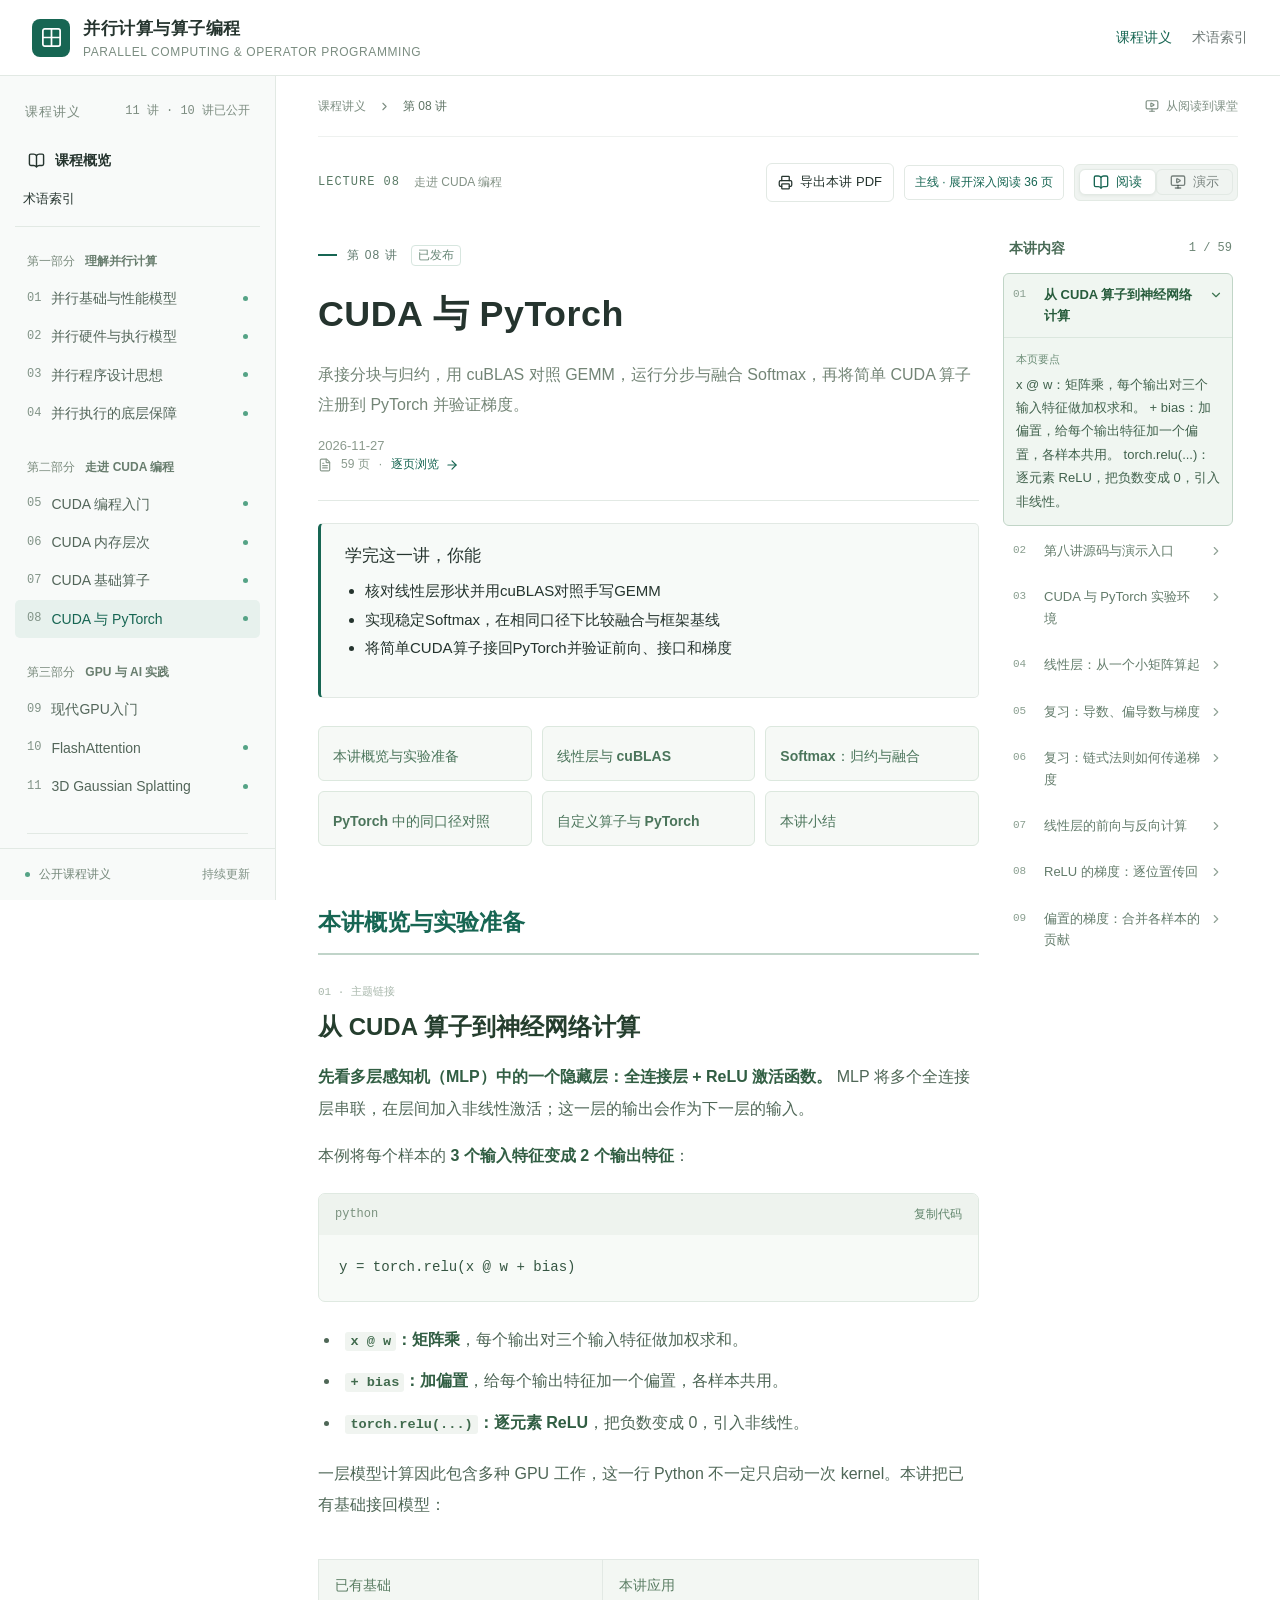
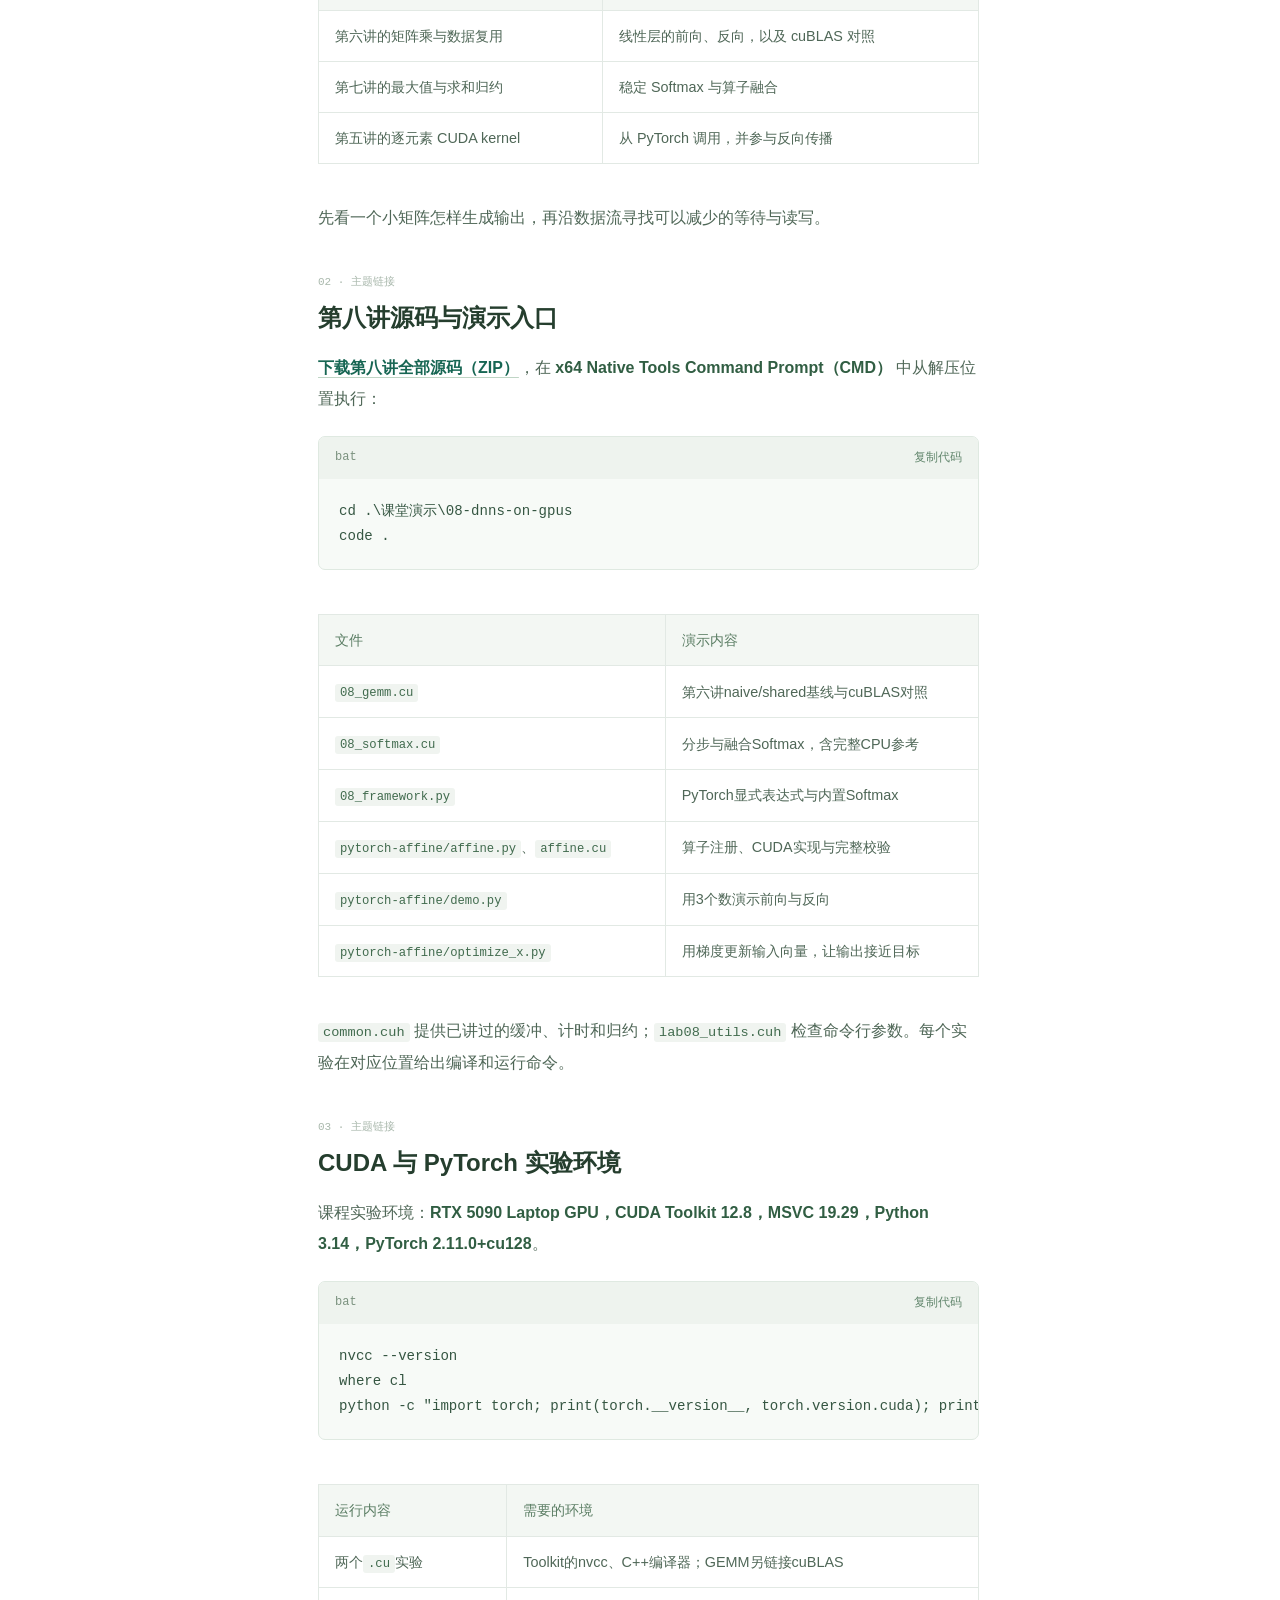
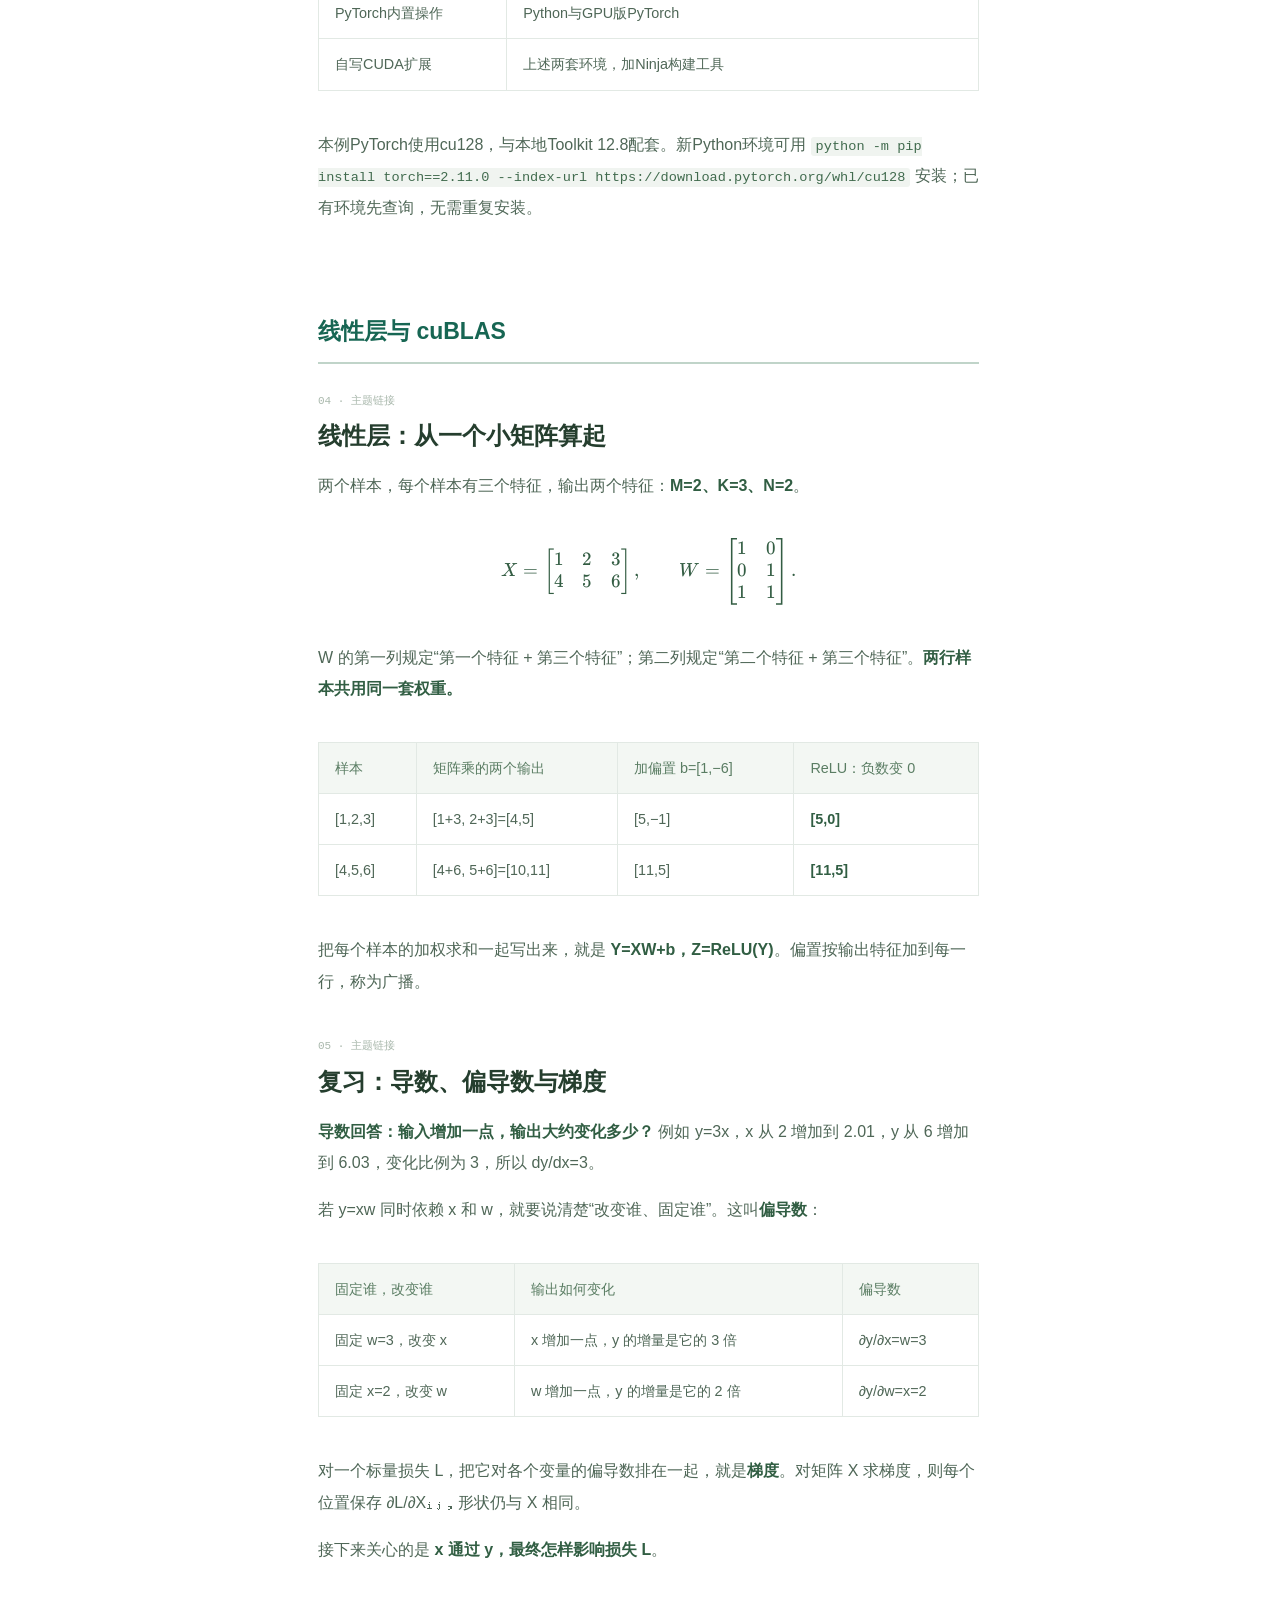
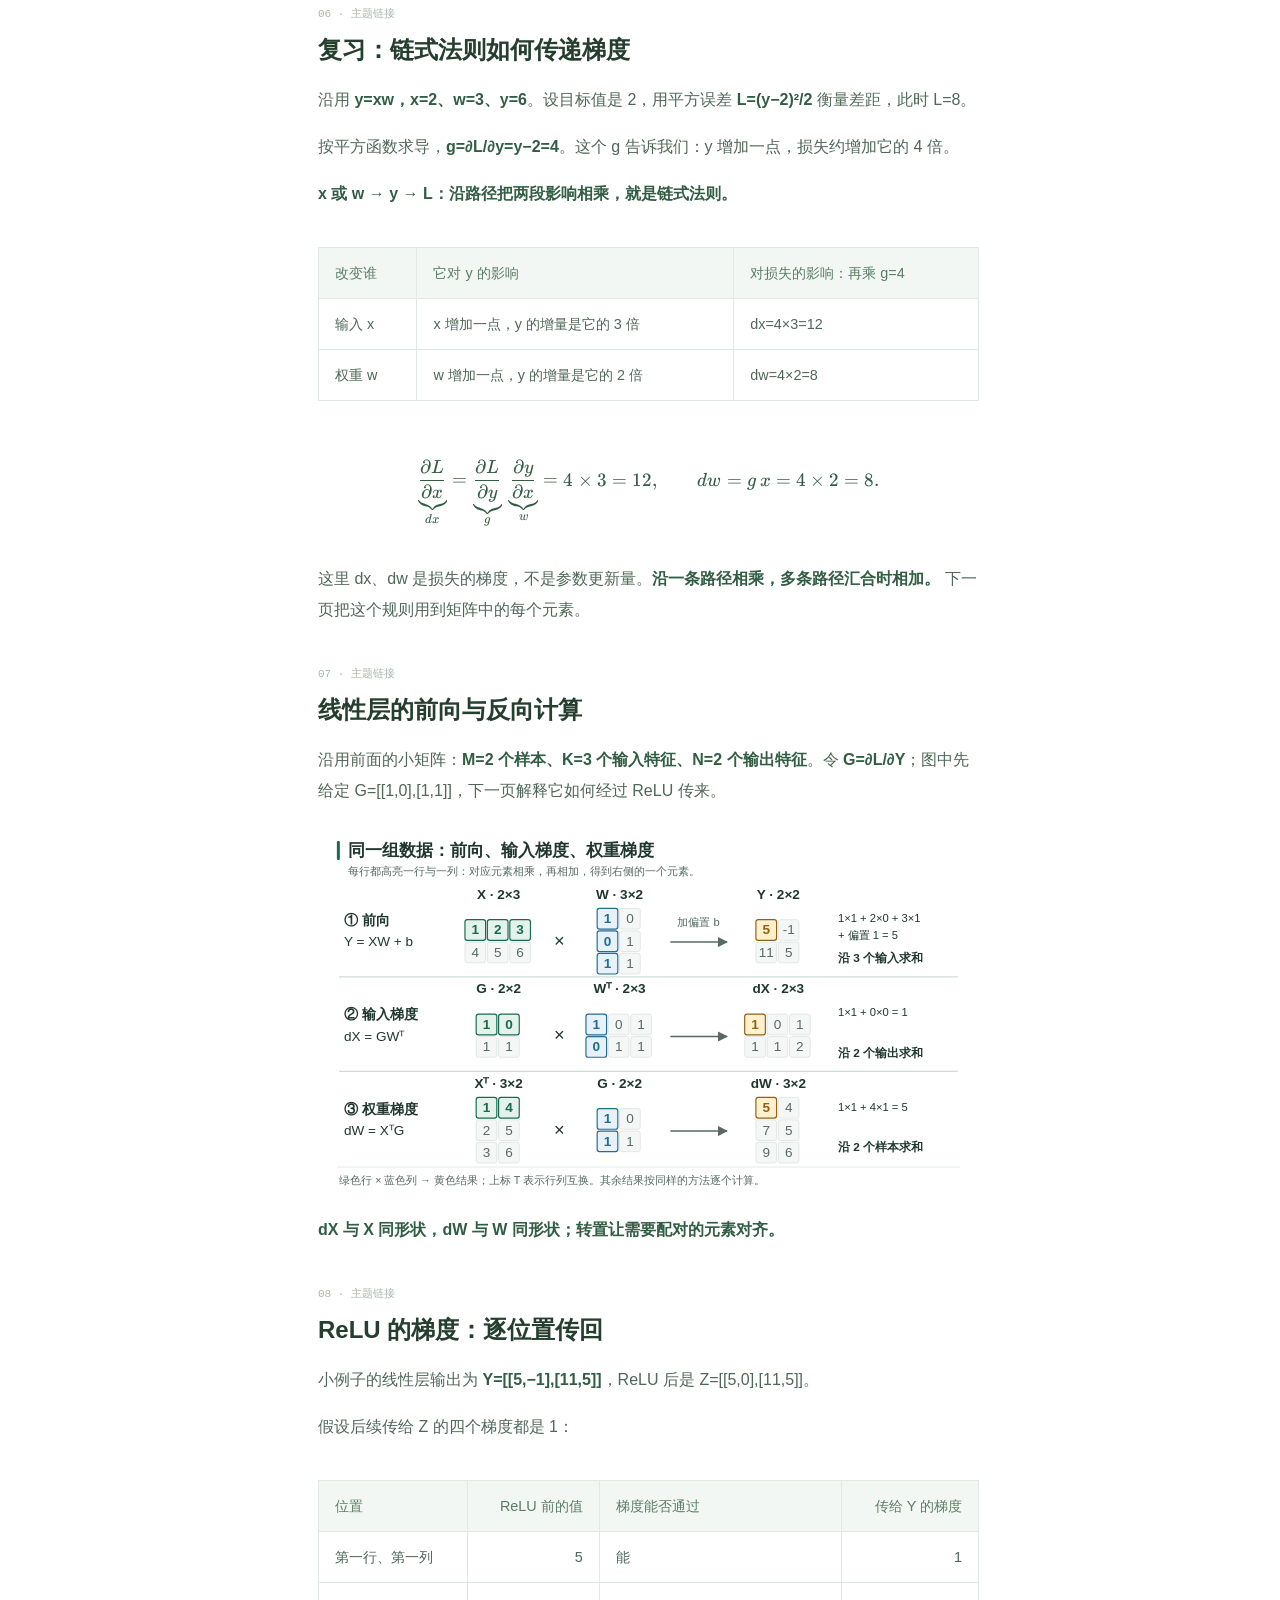
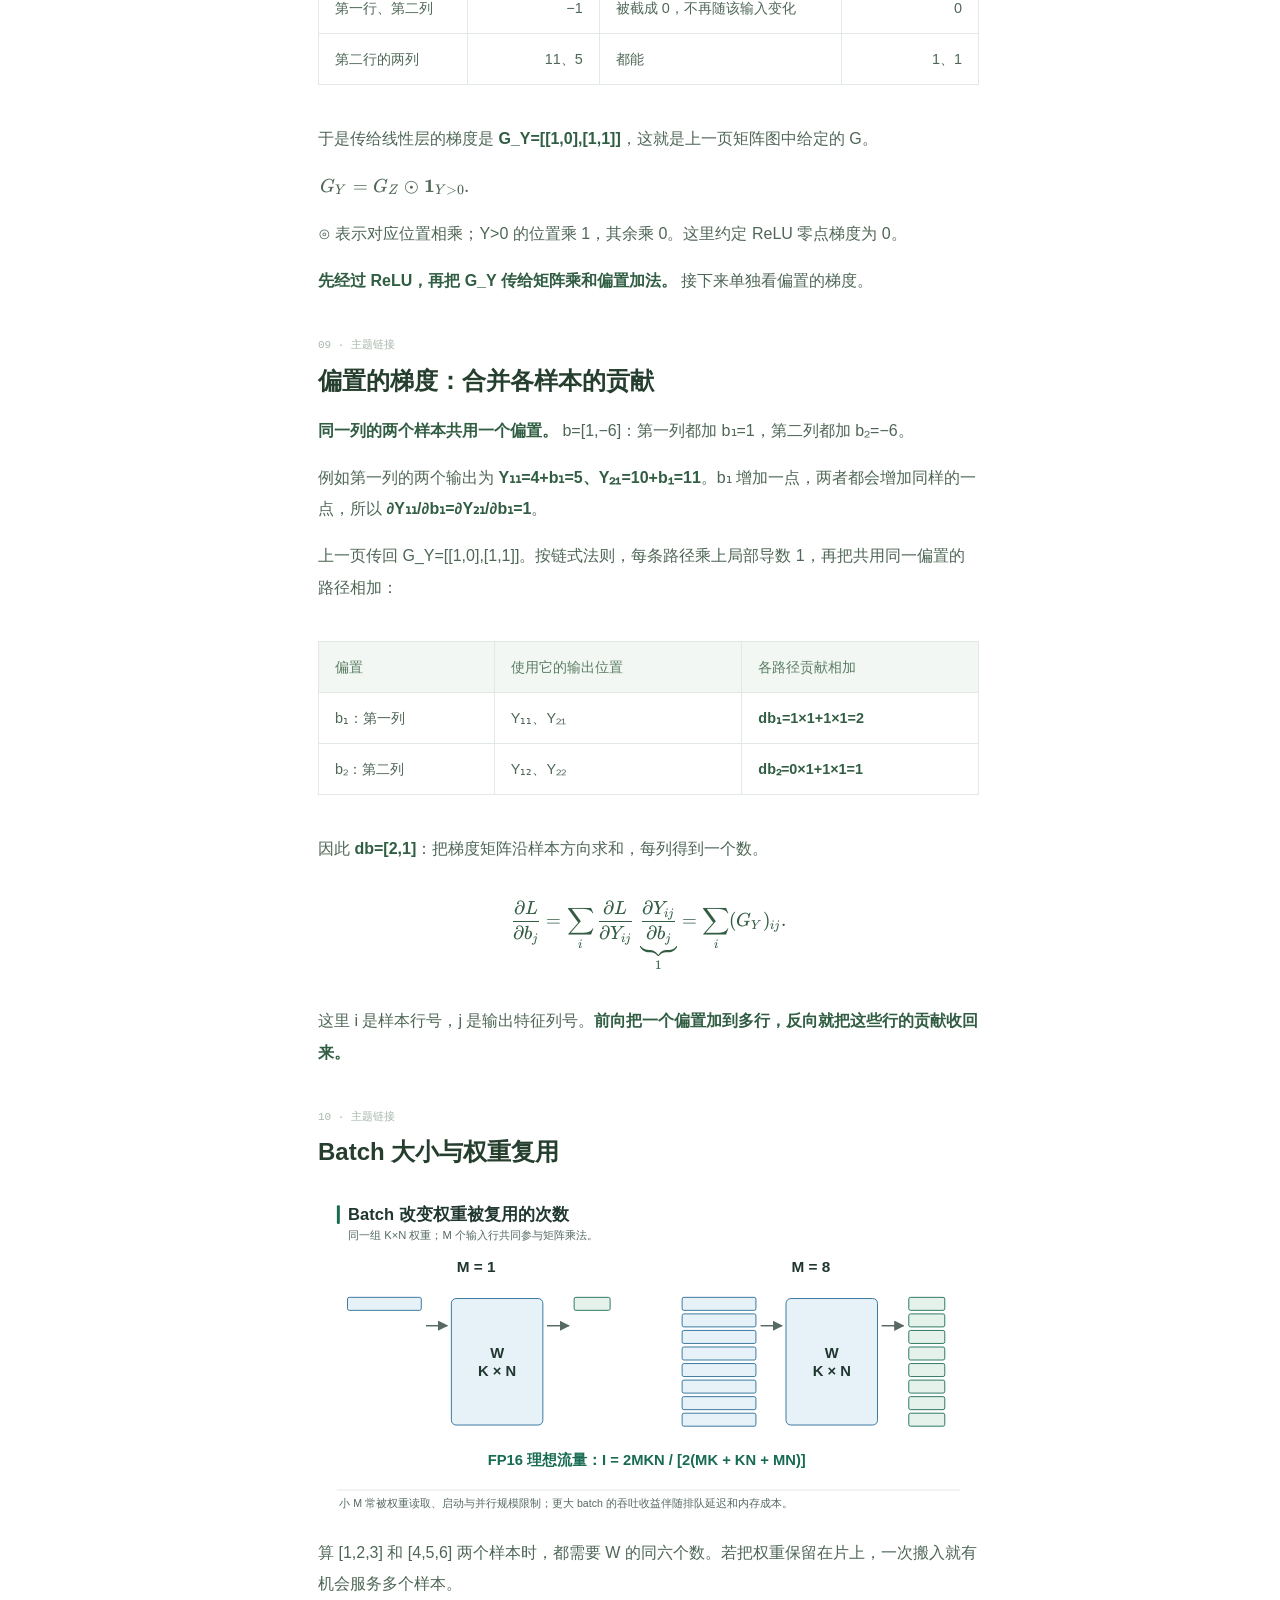
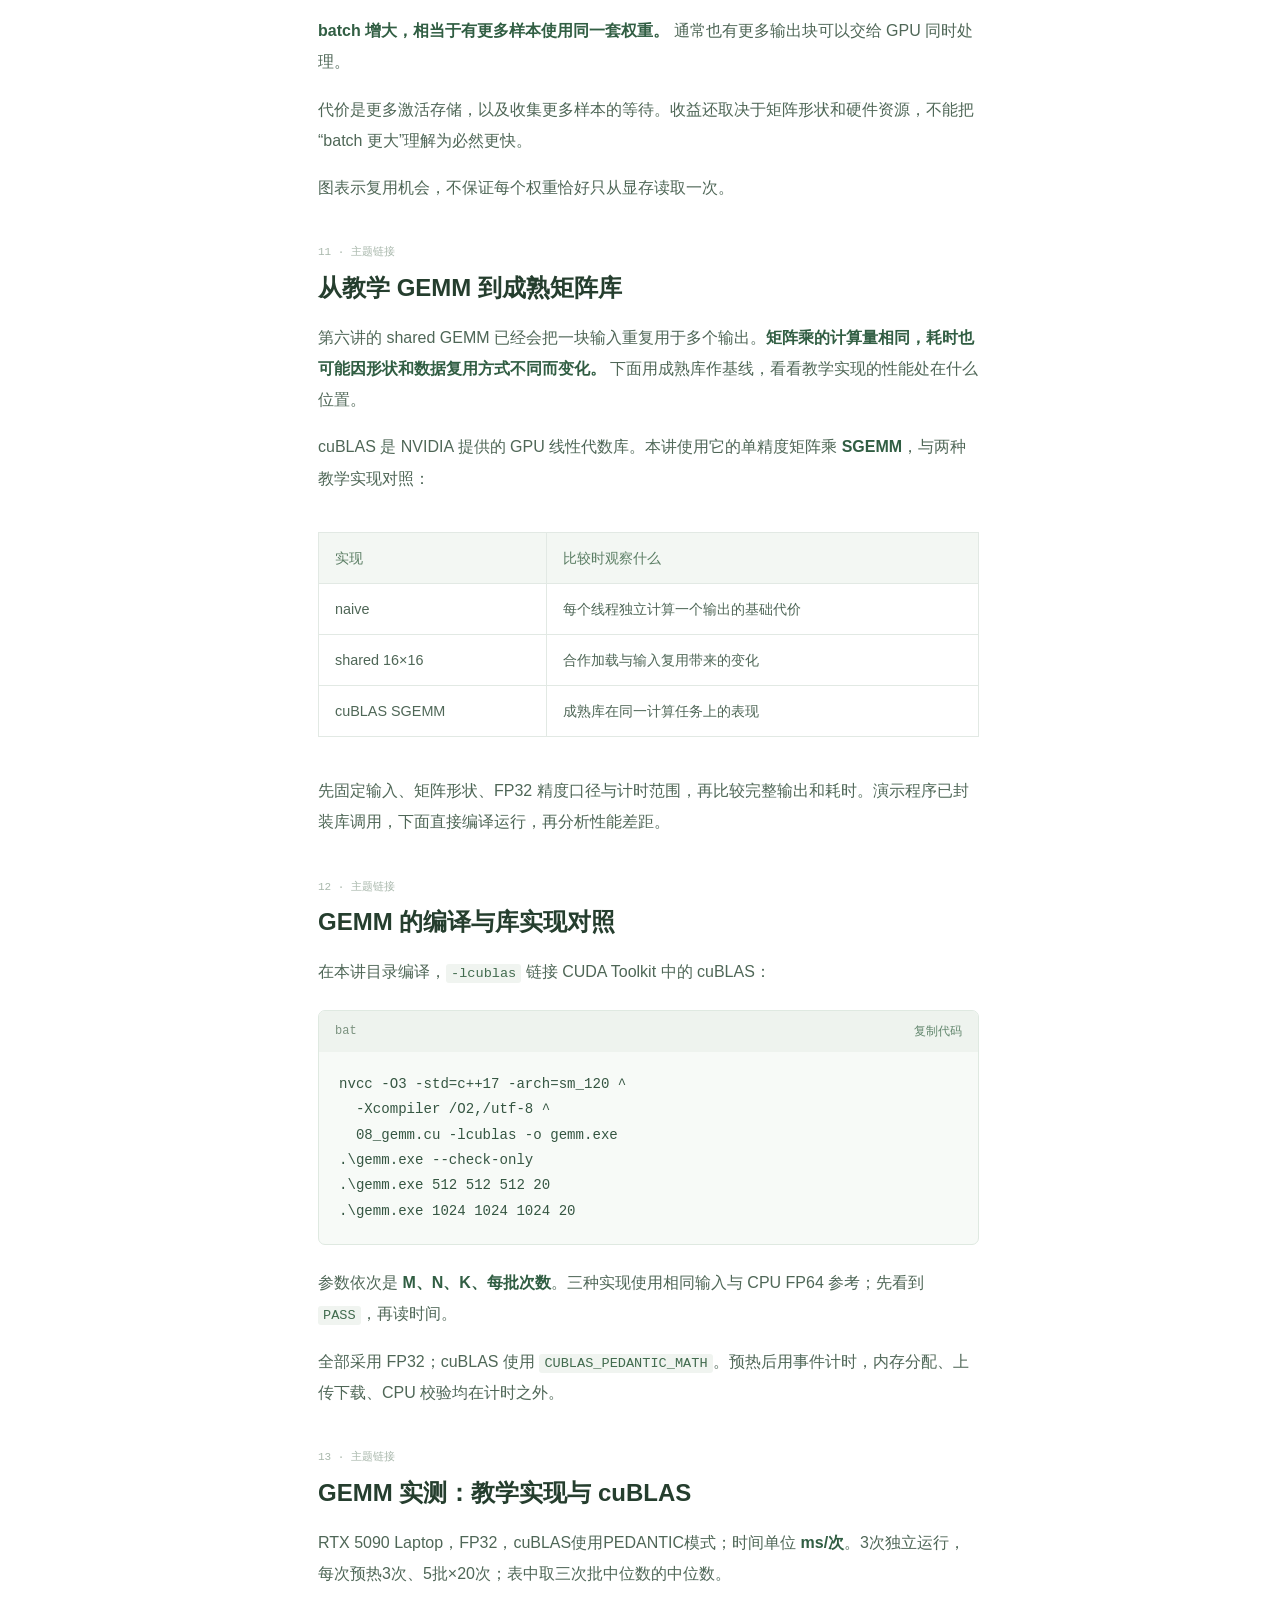
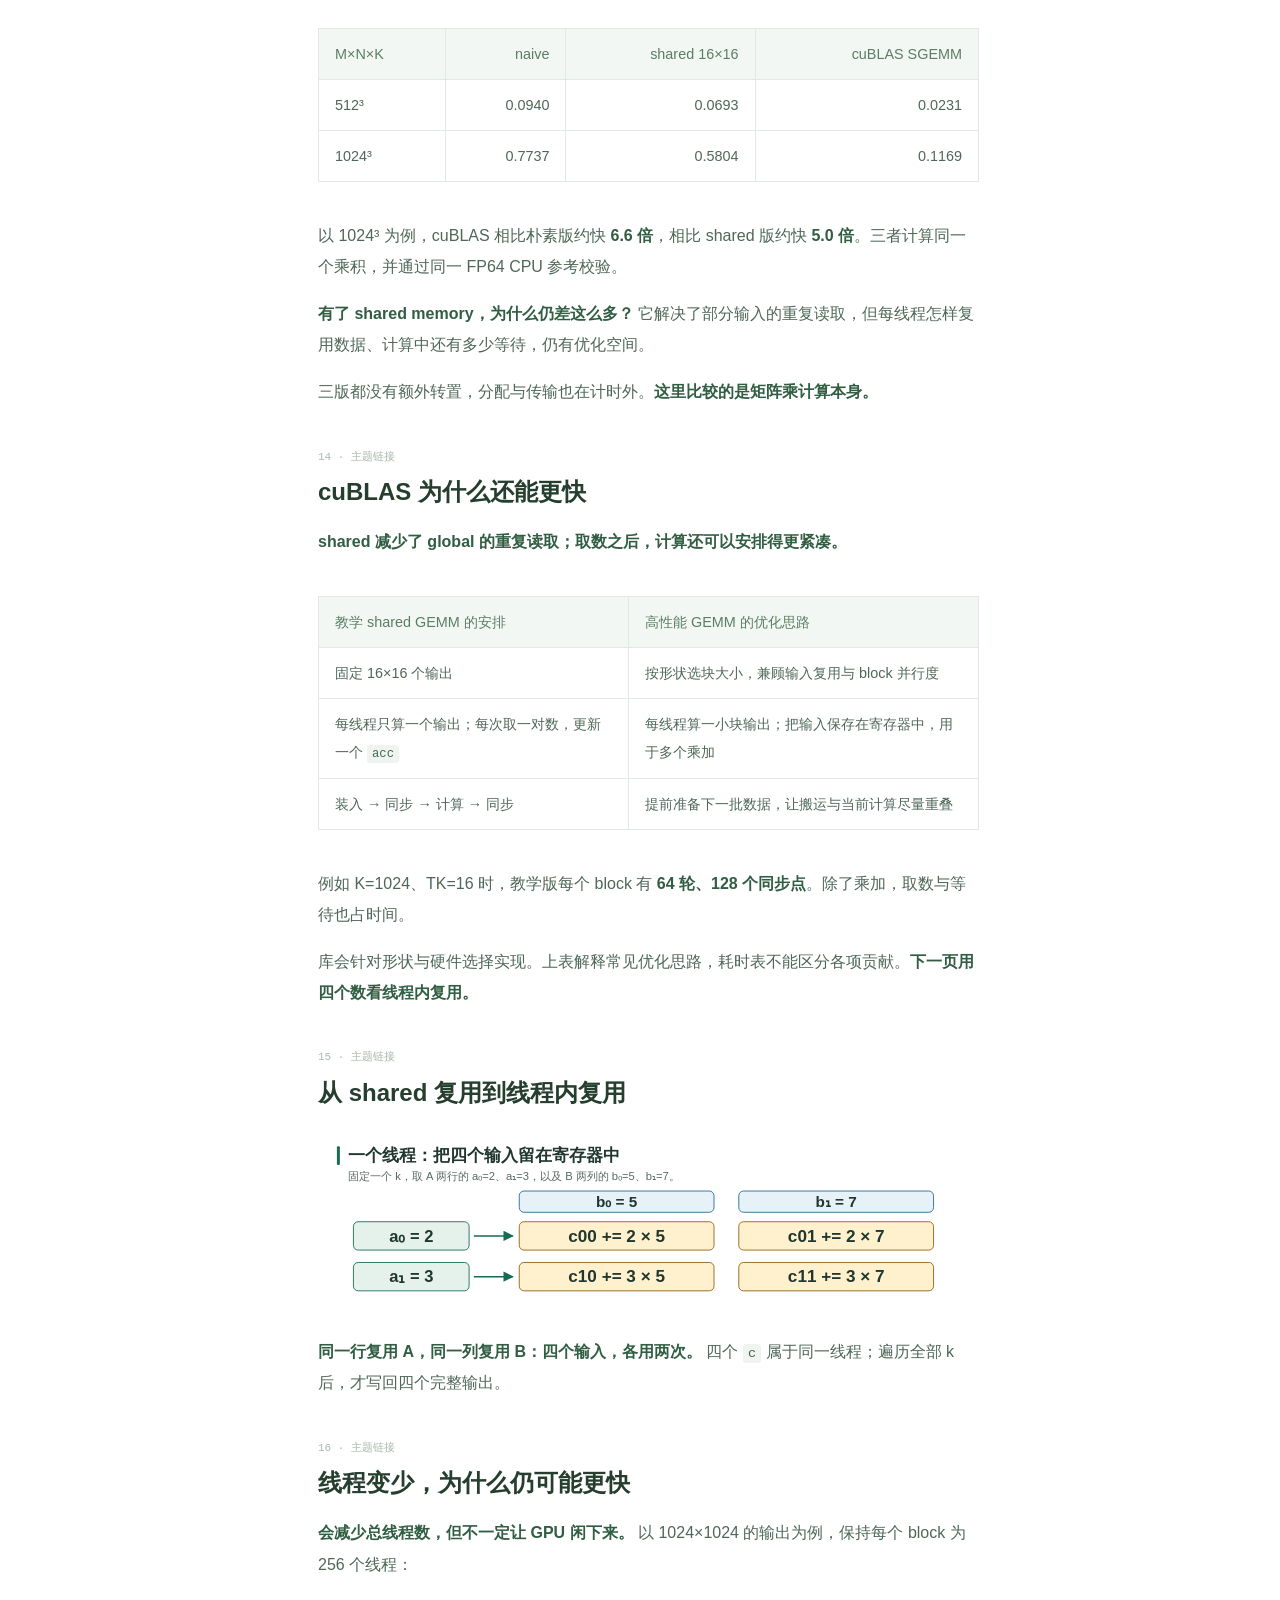
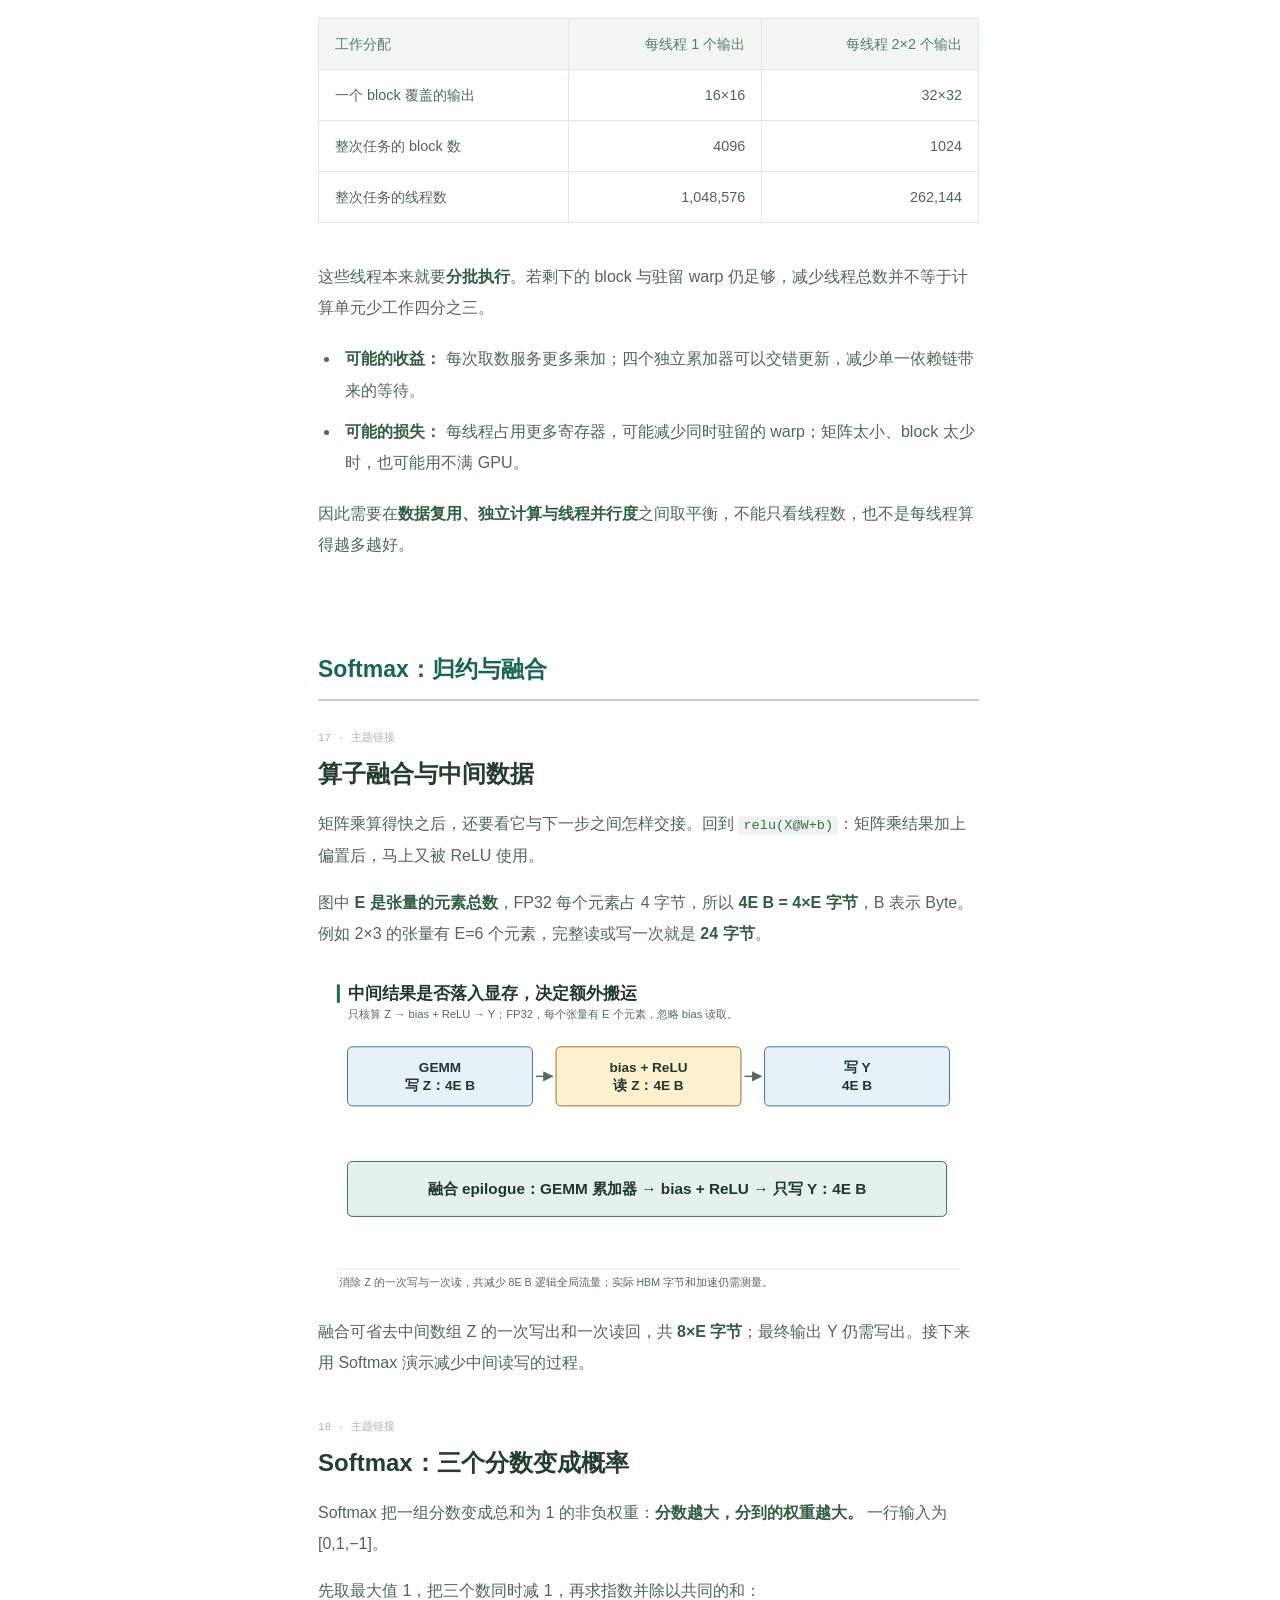
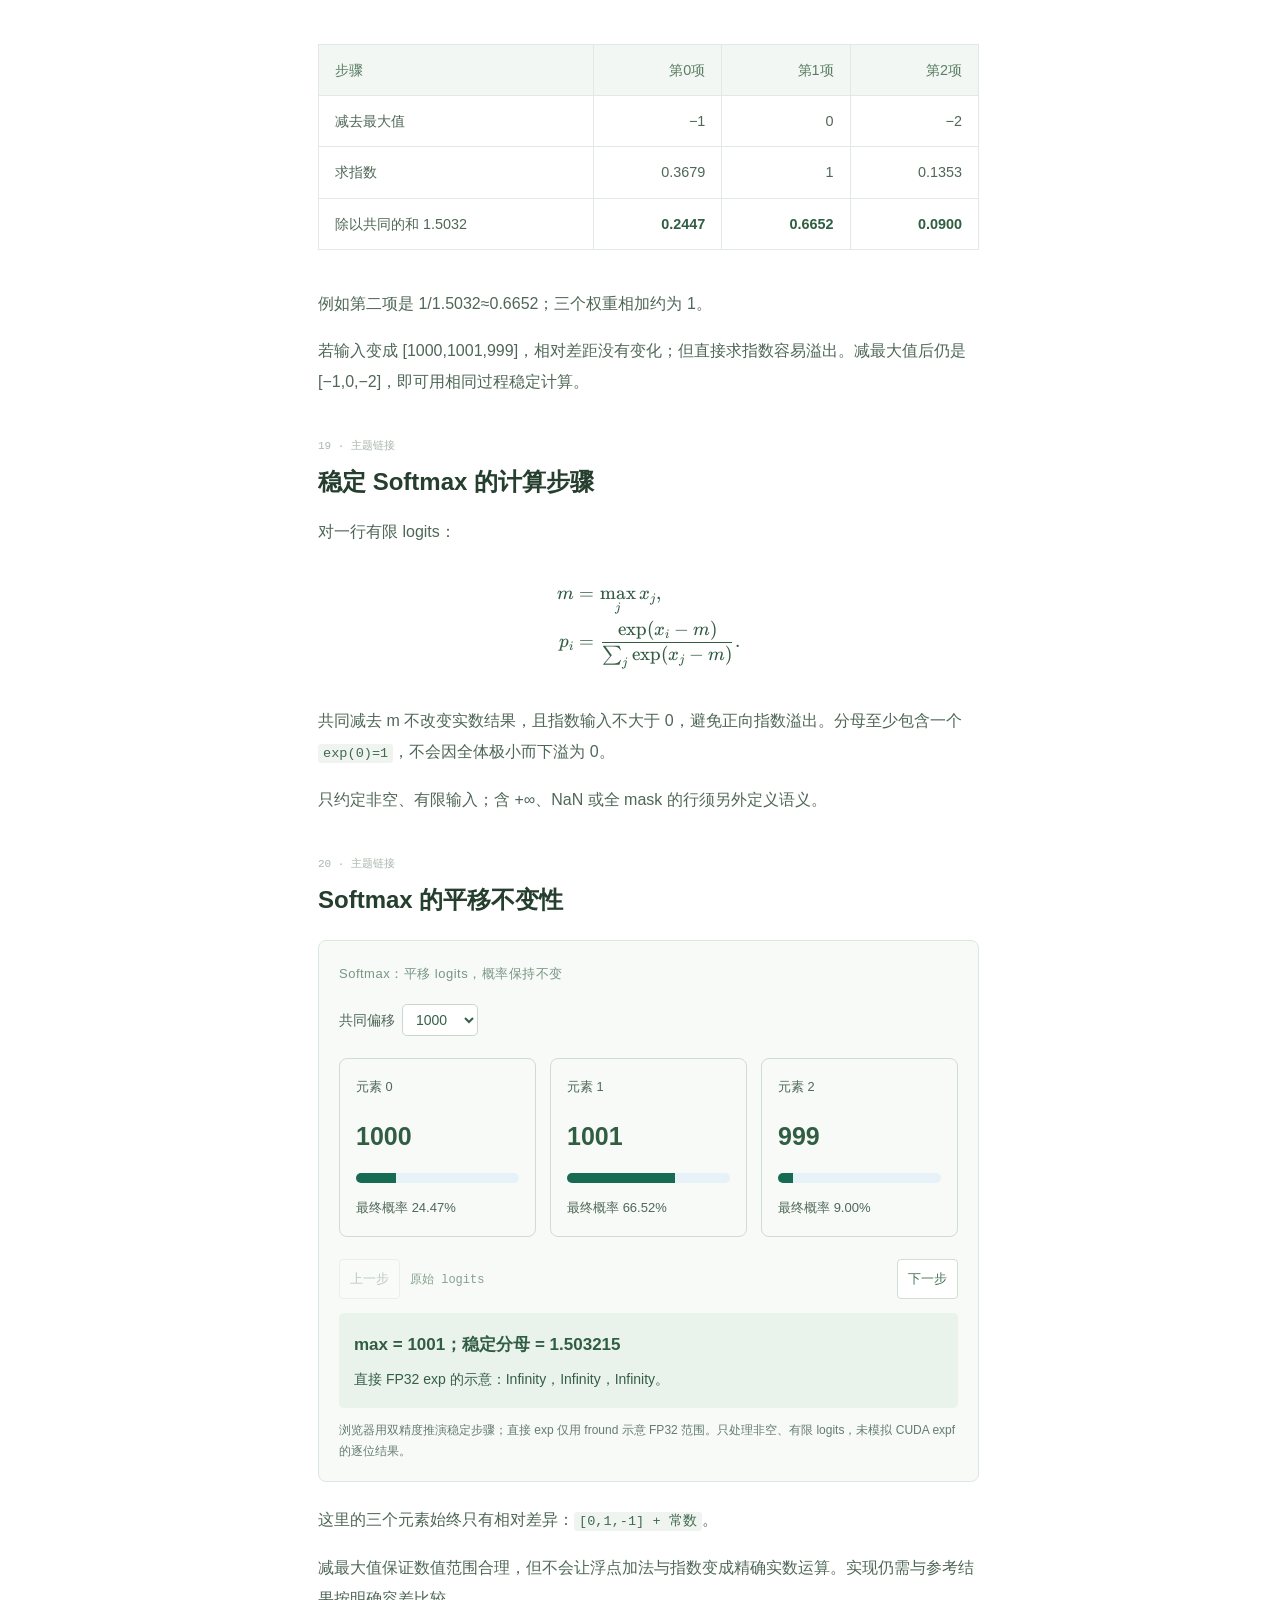
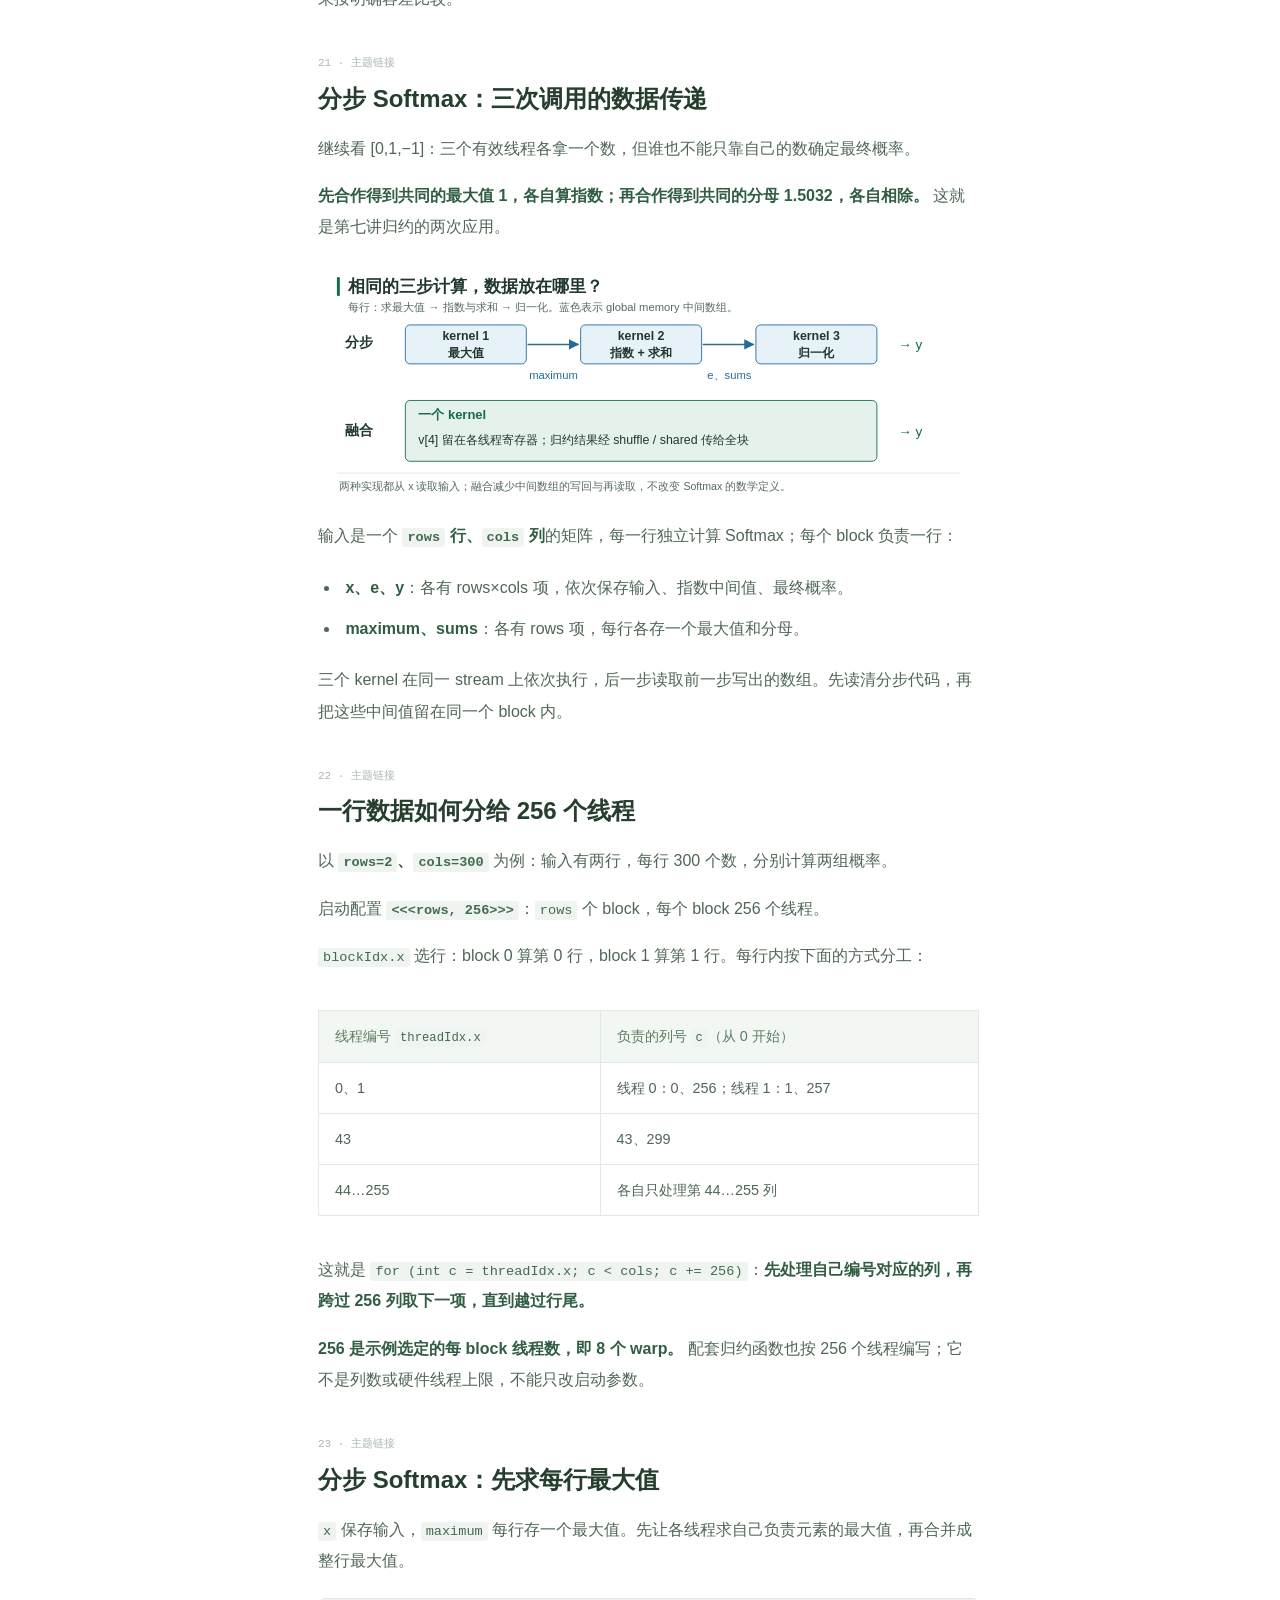
<file: site/lectures/08-dnns-on-gpus/index.html>
<!doctype html>
<html lang="zh-CN"><head><meta charset="UTF-8"/><meta name="viewport" content="width=device-width, initial-scale=1.0"/><meta name="course-root" content="../../"/><meta name="course-route" content="/lectures/08-dnns-on-gpus/"/><meta name="description" content="并行计算与算子编程课程讲义。阅读第一讲与第二讲：并行计算、性能模型、CPU/GPU硬件与执行模型。"/><title>CUDA 与 PyTorch · 并行计算与算子编程</title><link rel="icon" type="image/svg+xml" href="../../favicon.svg"/>  <script type="module" crossorigin src="../../assets/index-Do3mmC7H.js"></script>
  <link rel="stylesheet" crossorigin href="../../assets/index-Bylqt7jZ.css">
</head><body><div id="root"><link rel="preload" as="image" href="../../materials/lectures/08/figures/linear-backward.svg"/><link rel="preload" as="image" href="../../materials/lectures/08/figures/batch-reuse.svg"/><link rel="preload" as="image" href="../../materials/lectures/08/figures/gemm-thread-register-tile.svg"/><link rel="preload" as="image" href="../../materials/lectures/08/figures/fusion-traffic.svg"/><link rel="preload" as="image" href="../../materials/lectures/08/figures/softmax-stages.svg"/><link rel="preload" as="image" href="../../materials/lectures/08/figures/affine-framework-flow.svg"/><link rel="preload" as="image" href="../../materials/lectures/08/figures/affine-file-map.svg"/><div data-slot="sidebar-wrapper" style="--sidebar-width:276px;--sidebar-width-icon:3rem" class="group/sidebar-wrapper flex min-h-svh w-full has-data-[variant=inset]:bg-sidebar course-app"><a class="skip-link" href="#main-content">跳转至正文</a><header class="site-header"><a href="../../" class="brand"><span class="brand-mark"><svg xmlns="http://www.w3.org/2000/svg" width="23" height="23" viewBox="0 0 24 24" fill="none" stroke="currentColor" stroke-width="1.8" stroke-linecap="round" stroke-linejoin="round" class="lucide lucide-grid2x2 lucide-grid-2x2" aria-hidden="true"><path d="M12 3v18"></path><path d="M3 12h18"></path><rect x="3" y="3" width="18" height="18" rx="2"></rect></svg></span><span>并行计算与算子编程<small>PARALLEL COMPUTING &amp; OPERATOR PROGRAMMING</small></span></a><nav class="header-nav" aria-label="网站导航"><a href="../../" class="current">课程讲义</a><a href="../../glossary/">术语索引</a><span class="institution"><svg xmlns="http://www.w3.org/2000/svg" width="17" height="17" viewBox="0 0 24 24" fill="none" stroke="currentColor" stroke-width="2" stroke-linecap="round" stroke-linejoin="round" class="lucide lucide-graduation-cap" aria-hidden="true"><path d="M21.42 10.922a1 1 0 0 0-.019-1.838L12.83 5.18a2 2 0 0 0-1.66 0L2.6 9.08a1 1 0 0 0 0 1.832l8.57 3.908a2 2 0 0 0 1.66 0z"></path><path d="M22 10v6"></path><path d="M6 12.5V16a6 3 0 0 0 12 0v-3.5"></path></svg>人工智能学院</span></nav></header><div class="group peer hidden text-sidebar-foreground md:block" data-state="expanded" data-collapsible="" data-variant="sidebar" data-side="left" data-slot="sidebar"><div data-slot="sidebar-gap" class="transition-[width] duration-200 ease-linear relative w-(--sidebar-width) bg-transparent group-data-[collapsible=offcanvas]:w-0 group-data-[side=right]:rotate-180 group-data-[collapsible=icon]:w-(--sidebar-width-icon)"></div><div data-slot="sidebar-container" data-side="left" class="fixed inset-y-0 z-10 hidden h-svh w-(--sidebar-width) transition-[left,right,width] duration-200 ease-linear data-[side=left]:left-0 data-[side=left]:group-data-[collapsible=offcanvas]:left-[calc(var(--sidebar-width)*-1)] data-[side=right]:right-0 data-[side=right]:group-data-[collapsible=offcanvas]:right-[calc(var(--sidebar-width)*-1)] md:flex group-data-[collapsible=icon]:w-(--sidebar-width-icon) group-data-[side=left]:border-r group-data-[side=right]:border-l course-sidebar"><div data-sidebar="sidebar" data-slot="sidebar-inner" class="bg-sidebar group-data-[variant=floating]:ring-sidebar-border group-data-[variant=floating]:rounded-lg group-data-[variant=floating]:shadow-sm group-data-[variant=floating]:ring-1 flex size-full flex-col"><div class="sidebar-heading">课程讲义 <span>11 讲 · 10 讲已公开</span></div><div data-slot="sidebar-content" data-sidebar="content" class="no-scrollbar gap-0 flex min-h-0 flex-1 flex-col overflow-auto group-data-[collapsible=icon]:overflow-hidden course-nav"><a href="../../" class="overview-link "><svg xmlns="http://www.w3.org/2000/svg" width="17" height="17" viewBox="0 0 24 24" fill="none" stroke="currentColor" stroke-width="2" stroke-linecap="round" stroke-linejoin="round" class="lucide lucide-book-open" aria-hidden="true"><path d="M12 5v16"></path><path d="M20.001 19A2 2 0 0022 17V5a2 2 0 00-1.999-2L16 3.002A5 5 0 0012 5a5 5 0 00-4-2H4a2 2 0 00-2 2v12a2 2 0 001.999 2H8a5 5 0 014 2 5 5 0 014-2z"></path></svg>课程概览</a><div class="learning-sidebar"><a href="../../glossary/">术语索引</a></div><div class="nav-part"><p>第<!-- -->一<!-- -->部分 <span>理解并行计算</span></p><a href="../../lectures/01-introduction/" class="lesson-link "><span class="lesson-number">01</span><span>并行基础与性能模型</span><i class="status-dot"></i></a><a href="../../lectures/02-execution-models/" class="lesson-link "><span class="lesson-number">02</span><span>并行硬件与执行模型</span><i class="status-dot"></i></a><a href="../../lectures/03-parallel-design/" class="lesson-link "><span class="lesson-number">03</span><span>并行程序设计思想</span><i class="status-dot"></i></a><a href="../../lectures/04-memory-synchronization/" class="lesson-link "><span class="lesson-number">04</span><span>并行执行的底层保障</span><i class="status-dot"></i></a></div><div class="nav-part"><p>第<!-- -->二<!-- -->部分 <span>走进 CUDA 编程</span></p><a href="../../lectures/05-cuda-introduction/" class="lesson-link "><span class="lesson-number">05</span><span>CUDA 编程入门</span><i class="status-dot"></i></a><a href="../../lectures/06-memory-hierarchy/" class="lesson-link "><span class="lesson-number">06</span><span>CUDA 内存层次</span><i class="status-dot"></i></a><a href="../../lectures/07-parallel-primitives/" class="lesson-link "><span class="lesson-number">07</span><span>CUDA 基础算子</span><i class="status-dot"></i></a><a href="../../lectures/08-dnns-on-gpus/" aria-current="page" class="lesson-link active"><span class="lesson-number">08</span><span>CUDA 与 PyTorch</span><i class="status-dot"></i></a></div><div class="nav-part"><p>第<!-- -->三<!-- -->部分 <span>GPU 与 AI 实践</span></p><a href="../../lectures/09-modern-architecture/" class="lesson-link "><span class="lesson-number">09</span><span>现代GPU入门</span></a><a href="../../lectures/10-flash-attention/" class="lesson-link "><span class="lesson-number">10</span><span>FlashAttention</span><i class="status-dot"></i></a><a href="../../lectures/11-gaussian-splatting/" class="lesson-link "><span class="lesson-number">11</span><span>3D Gaussian Splatting</span><i class="status-dot"></i></a></div><a href="../../#resources" class="sidebar-resource">参考资料 <svg xmlns="http://www.w3.org/2000/svg" width="15" height="15" viewBox="0 0 24 24" fill="none" stroke="currentColor" stroke-width="2" stroke-linecap="round" stroke-linejoin="round" class="lucide lucide-arrow-up-right" aria-hidden="true"><path d="M7 7h10v10"></path><path d="M7 17 17 7"></path></svg></a></div><div class="sidebar-footer"><span class="status-dot"></span>公开课程讲义 <span>持续更新</span></div></div></div></div><div class="site-body"><div class="breadcrumb"><div><button class="icon-button mobile-menu" aria-label="打开课程目录"><svg xmlns="http://www.w3.org/2000/svg" width="20" height="20" viewBox="0 0 24 24" fill="none" stroke="currentColor" stroke-width="2" stroke-linecap="round" stroke-linejoin="round" class="lucide lucide-menu" aria-hidden="true"><path d="M4 5h16"></path><path d="M4 12h16"></path><path d="M4 19h16"></path></svg></button><a href="../../">课程讲义</a><svg xmlns="http://www.w3.org/2000/svg" width="13" height="13" viewBox="0 0 24 24" fill="none" stroke="currentColor" stroke-width="2" stroke-linecap="round" stroke-linejoin="round" class="lucide lucide-chevron-right" aria-hidden="true"><path d="m9 18 6-6-6-6"></path></svg><span>第 08 讲</span></div><span class="breadcrumb-note"><svg xmlns="http://www.w3.org/2000/svg" width="14" height="14" viewBox="0 0 24 24" fill="none" stroke="currentColor" stroke-width="2" stroke-linecap="round" stroke-linejoin="round" class="lucide lucide-monitor-play" aria-hidden="true"><path d="M15.033 9.44a.647.647 0 0 1 0 1.12l-4.065 2.352a.645.645 0 0 1-.968-.56V7.648a.645.645 0 0 1 .967-.56z"></path><path d="M12 17v4"></path><path d="M8 21h8"></path><rect x="2" y="3" width="20" height="14" rx="2"></rect></svg>从阅读到课堂</span></div><div class="lecture-workspace " data-lecture="08-dnns-on-gpus"><div data-orientation="horizontal" data-activation-direction="none" data-slot="tabs" class="group/tabs flex gap-2 data-horizontal:flex-col"><div class="lecture-toolbar"><div class="lecture-location"><span>LECTURE <!-- -->08</span><span>走进 CUDA 编程</span></div><div class="lecture-tools"><a href="../../lectures/08-dnns-on-gpus/?mode=print" class="lecture-export-button" target="_blank" rel="noopener noreferrer"><svg xmlns="http://www.w3.org/2000/svg" width="15" height="15" viewBox="0 0 24 24" fill="none" stroke="currentColor" stroke-width="2" stroke-linecap="round" stroke-linejoin="round" class="lucide lucide-printer" aria-hidden="true"><path d="M6 18H4a2 2 0 0 1-2-2v-5a2 2 0 0 1 2-2h16a2 2 0 0 1 2 2v5a2 2 0 0 1-2 2h-2"></path><path d="M6 9V3a1 1 0 0 1 1-1h10a1 1 0 0 1 1 1v6"></path><rect x="6" y="14" width="12" height="8" rx="1"></rect></svg>导出本讲 PDF</a><button class="mobile-contents-button"><svg xmlns="http://www.w3.org/2000/svg" width="15" height="15" viewBox="0 0 24 24" fill="none" stroke="currentColor" stroke-width="2" stroke-linecap="round" stroke-linejoin="round" class="lucide lucide-grid2x2 lucide-grid-2x2" aria-hidden="true"><path d="M12 3v18"></path><path d="M3 12h18"></path><rect x="3" y="3" width="18" height="18" rx="2"></rect></svg>本讲内容</button><button class="reading-path-button" aria-pressed="false">主线 · 展开深入阅读 36 页</button><div data-orientation="horizontal" data-activation-direction="none" role="tablist" data-slot="tabs-list" data-variant="default" aria-label="讲义显示模式" class="group/tabs-list inline-flex w-fit items-center justify-center rounded-lg p-[3px] text-muted-foreground group-data-horizontal/tabs:h-8 group-data-vertical/tabs:h-fit group-data-vertical/tabs:flex-col data-[variant=line]:rounded-none bg-muted mode-tabs"><button type="button" data-active="" data-orientation="horizontal" data-activation-direction="none" aria-disabled="false" tabindex="-1" role="tab" aria-selected="true" id="base-ui-_R_p5k_" data-composite-item-active="" data-slot="tabs-trigger" class="relative inline-flex h-[calc(100%-1px)] flex-1 items-center justify-center gap-1.5 rounded-md border border-transparent px-1.5 py-0.5 text-sm font-medium whitespace-nowrap text-foreground/60 transition-all group-data-vertical/tabs:w-full group-data-vertical/tabs:justify-start hover:text-foreground focus-visible:border-ring focus-visible:ring-[3px] focus-visible:ring-ring/50 focus-visible:outline-1 focus-visible:outline-ring disabled:pointer-events-none disabled:opacity-50 has-data-[icon=inline-end]:pr-1 has-data-[icon=inline-start]:pl-1 aria-disabled:pointer-events-none aria-disabled:opacity-50 dark:text-muted-foreground dark:hover:text-foreground group-data-[variant=default]/tabs-list:data-active:shadow-sm group-data-[variant=line]/tabs-list:data-active:shadow-none [&amp;_svg]:pointer-events-none [&amp;_svg]:shrink-0 [&amp;_svg:not([class*=&#x27;size-&#x27;])]:size-4 group-data-[variant=line]/tabs-list:bg-transparent group-data-[variant=line]/tabs-list:data-active:bg-transparent dark:group-data-[variant=line]/tabs-list:data-active:border-transparent dark:group-data-[variant=line]/tabs-list:data-active:bg-transparent data-active:bg-background data-active:text-foreground dark:data-active:border-input dark:data-active:bg-input/30 dark:data-active:text-foreground after:absolute after:bg-foreground after:opacity-0 after:transition-opacity group-data-horizontal/tabs:after:inset-x-0 group-data-horizontal/tabs:after:bottom-[-5px] group-data-horizontal/tabs:after:h-0.5 group-data-vertical/tabs:after:inset-y-0 group-data-vertical/tabs:after:-right-1 group-data-vertical/tabs:after:w-0.5 group-data-[variant=line]/tabs-list:data-active:after:opacity-100"><svg xmlns="http://www.w3.org/2000/svg" width="15" height="15" viewBox="0 0 24 24" fill="none" stroke="currentColor" stroke-width="2" stroke-linecap="round" stroke-linejoin="round" class="lucide lucide-book-open" aria-hidden="true"><path d="M12 5v16"></path><path d="M20.001 19A2 2 0 0022 17V5a2 2 0 00-1.999-2L16 3.002A5 5 0 0012 5a5 5 0 00-4-2H4a2 2 0 00-2 2v12a2 2 0 001.999 2H8a5 5 0 014 2 5 5 0 014-2z"></path></svg>阅读</button><button type="button" data-orientation="horizontal" data-activation-direction="none" aria-disabled="false" tabindex="-1" role="tab" aria-selected="false" id="base-ui-_R_195k_" data-slot="tabs-trigger" class="relative inline-flex h-[calc(100%-1px)] flex-1 items-center justify-center gap-1.5 rounded-md border border-transparent px-1.5 py-0.5 text-sm font-medium whitespace-nowrap text-foreground/60 transition-all group-data-vertical/tabs:w-full group-data-vertical/tabs:justify-start hover:text-foreground focus-visible:border-ring focus-visible:ring-[3px] focus-visible:ring-ring/50 focus-visible:outline-1 focus-visible:outline-ring disabled:pointer-events-none disabled:opacity-50 has-data-[icon=inline-end]:pr-1 has-data-[icon=inline-start]:pl-1 aria-disabled:pointer-events-none aria-disabled:opacity-50 dark:text-muted-foreground dark:hover:text-foreground group-data-[variant=default]/tabs-list:data-active:shadow-sm group-data-[variant=line]/tabs-list:data-active:shadow-none [&amp;_svg]:pointer-events-none [&amp;_svg]:shrink-0 [&amp;_svg:not([class*=&#x27;size-&#x27;])]:size-4 group-data-[variant=line]/tabs-list:bg-transparent group-data-[variant=line]/tabs-list:data-active:bg-transparent dark:group-data-[variant=line]/tabs-list:data-active:border-transparent dark:group-data-[variant=line]/tabs-list:data-active:bg-transparent data-active:bg-background data-active:text-foreground dark:data-active:border-input dark:data-active:bg-input/30 dark:data-active:text-foreground after:absolute after:bg-foreground after:opacity-0 after:transition-opacity group-data-horizontal/tabs:after:inset-x-0 group-data-horizontal/tabs:after:bottom-[-5px] group-data-horizontal/tabs:after:h-0.5 group-data-vertical/tabs:after:inset-y-0 group-data-vertical/tabs:after:-right-1 group-data-vertical/tabs:after:w-0.5 group-data-[variant=line]/tabs-list:data-active:after:opacity-100"><svg xmlns="http://www.w3.org/2000/svg" width="15" height="15" viewBox="0 0 24 24" fill="none" stroke="currentColor" stroke-width="2" stroke-linecap="round" stroke-linejoin="round" class="lucide lucide-monitor-play" aria-hidden="true"><path d="M15.033 9.44a.647.647 0 0 1 0 1.12l-4.065 2.352a.645.645 0 0 1-.968-.56V7.648a.645.645 0 0 1 .967-.56z"></path><path d="M12 17v4"></path><path d="M8 21h8"></path><rect x="2" y="3" width="20" height="14" rx="2"></rect></svg>演示</button></div></div></div><div data-orientation="horizontal" data-activation-direction="none" id="base-ui-_R_9k_" role="tabpanel" tabindex="0" data-index="-1" data-slot="tabs-content" class="flex-1 text-sm outline-none"><div class="lecture-reading-layout"><main id="main-content" class="lecture-article"><header class="lecture-title"><div class="eyebrow"><span class="green-rule"></span>第 <!-- -->08<!-- --> 讲 <span class="outline-tag">已发布</span></div><h1>CUDA 与 PyTorch</h1><p>承接分块与归约，用 cuBLAS 对照 GEMM，运行分步与融合 Softmax，再将简单 CUDA 算子注册到 PyTorch 并验证梯度。</p><time dateTime="2026-11-27">2026-11-27</time><div class="article-metadata"><svg xmlns="http://www.w3.org/2000/svg" width="14" height="14" viewBox="0 0 24 24" fill="none" stroke="currentColor" stroke-width="2" stroke-linecap="round" stroke-linejoin="round" class="lucide lucide-file-text" aria-hidden="true"><path d="M6 22a2 2 0 0 1-2-2V4a2 2 0 0 1 2-2h8a2.4 2.4 0 0 1 1.704.706l3.588 3.588A2.4 2.4 0 0 1 20 8v12a2 2 0 0 1-2 2z"></path><path d="M14 2v5a1 1 0 0 0 1 1h5"></path><path d="M10 9H8"></path><path d="M16 13H8"></path><path d="M16 17H8"></path></svg>59<!-- --> 页 <span>·</span><button>逐页浏览 <svg xmlns="http://www.w3.org/2000/svg" width="14" height="14" viewBox="0 0 24 24" fill="none" stroke="currentColor" stroke-width="2" stroke-linecap="round" stroke-linejoin="round" class="lucide lucide-arrow-right" aria-hidden="true"><path d="M5 12h14"></path><path d="m12 5 7 7-7 7"></path></svg></button></div></header><section class="learning-overview" aria-label="学习目标"><h2>学完这一讲，你能</h2><ul><li>核对线性层形状并用cuBLAS对照手写GEMM</li><li>实现稳定Softmax，在相同口径下比较融合与框架基线</li><li>将简单CUDA算子接回PyTorch并验证前向、接口和梯度</li></ul></section><nav class="section-overview" aria-label="本讲主题导航"><a href="#topic-78f9ec42cc"><strong>本讲概览与实验准备</strong></a><a href="#linear-small-example"><strong>线性层与 cuBLAS</strong></a><a href="#fusion"><strong>Softmax：归约与融合</strong></a><a href="#topic-a2ddabea52"><strong>PyTorch 中的同口径对照</strong></a><a href="#affine-contract"><strong>自定义算子与 PyTorch</strong></a><a href="#topic-84a5972d36"><strong>本讲小结</strong></a></nav><section class="reading-topic "><h2 class="reading-topic-heading">本讲概览与实验准备</h2><section id="topic-78f9ec42cc" class="article-section"><span id="section-1" class="legacy-anchor" aria-hidden="true"></span><div class="article-section-label"><a href="#topic-78f9ec42cc" title="此主题的稳定链接">01<!-- --> · 主题链接</a><button aria-label="从第 1 页开始浏览"><svg xmlns="http://www.w3.org/2000/svg" width="14" height="14" viewBox="0 0 24 24" fill="none" stroke="currentColor" stroke-width="2" stroke-linecap="round" stroke-linejoin="round" class="lucide lucide-monitor-play" aria-hidden="true"><path d="M15.033 9.44a.647.647 0 0 1 0 1.12l-4.065 2.352a.645.645 0 0 1-.968-.56V7.648a.645.645 0 0 1 .967-.56z"></path><path d="M12 17v4"></path><path d="M8 21h8"></path><rect x="2" y="3" width="20" height="14" rx="2"></rect></svg>从此页开始</button></div><div class="lecture-markdown"><h2>从 CUDA 算子到神经网络计算</h2>
<p><strong>先看多层感知机（MLP）中的一个隐藏层：全连接层 + ReLU 激活函数。</strong> MLP 将多个全连接层串联，在层间加入非线性激活；这一层的输出会作为下一层的输入。</p>
<p>本例将每个样本的 <strong>3 个输入特征变成 2 个输出特征</strong>：</p>
<div class="code-block"><div class="code-label"><span>python</span><button>复制代码</button></div><pre><code class="language-python">y = torch.relu(x @ w + bias)
</code></pre></div>
<ul>
<li><strong><code>x @ w</code>：矩阵乘</strong>，每个输出对三个输入特征做加权求和。</li>
<li><strong><code>+ bias</code>：加偏置</strong>，给每个输出特征加一个偏置，各样本共用。</li>
<li><strong><code>torch.relu(...)</code>：逐元素 ReLU</strong>，把负数变成 0，引入非线性。</li>
</ul>
<p>一层模型计算因此包含多种 GPU 工作，这一行 Python 不一定只启动一次 kernel。本讲把已有基础接回模型：</p>
<div class="markdown-table-wrap"><table><thead><tr><th>已有基础</th><th>本讲应用</th></tr></thead><tbody><tr><td>第六讲的矩阵乘与数据复用</td><td>线性层的前向、反向，以及 cuBLAS 对照</td></tr><tr><td>第七讲的最大值与求和归约</td><td>稳定 Softmax 与算子融合</td></tr><tr><td>第五讲的逐元素 CUDA kernel</td><td>从 PyTorch 调用，并参与反向传播</td></tr></tbody></table></div>
<p>先看一个小矩阵怎样生成输出，再沿数据流寻找可以减少的等待与读写。</p></div></section><section id="classroom-08" class="article-section"><div class="article-section-label"><a href="#classroom-08" title="此主题的稳定链接">02<!-- --> · 主题链接</a><button aria-label="从第 2 页开始浏览"><svg xmlns="http://www.w3.org/2000/svg" width="14" height="14" viewBox="0 0 24 24" fill="none" stroke="currentColor" stroke-width="2" stroke-linecap="round" stroke-linejoin="round" class="lucide lucide-monitor-play" aria-hidden="true"><path d="M15.033 9.44a.647.647 0 0 1 0 1.12l-4.065 2.352a.645.645 0 0 1-.968-.56V7.648a.645.645 0 0 1 .967-.56z"></path><path d="M12 17v4"></path><path d="M8 21h8"></path><rect x="2" y="3" width="20" height="14" rx="2"></rect></svg>从此页开始</button></div><div class="lecture-markdown"><h2>第八讲源码与演示入口</h2>
<p><strong><a href="../../materials/cuda/lecture08-cuda.zip">下载第八讲全部源码（ZIP）</a></strong>，在 <strong>x64 Native Tools Command Prompt（CMD）</strong> 中从解压位置执行：</p>
<div class="code-block"><div class="code-label"><span>bat</span><button>复制代码</button></div><pre><code class="language-bat">cd .\课堂演示\08-dnns-on-gpus
code .
</code></pre></div>
<div class="markdown-table-wrap"><table><thead><tr><th>文件</th><th>演示内容</th></tr></thead><tbody><tr><td><code>08_gemm.cu</code></td><td>第六讲naive/shared基线与cuBLAS对照</td></tr><tr><td><code>08_softmax.cu</code></td><td>分步与融合Softmax，含完整CPU参考</td></tr><tr><td><code>08_framework.py</code></td><td>PyTorch显式表达式与内置Softmax</td></tr><tr><td><code>pytorch-affine/affine.py</code>、<code>affine.cu</code></td><td>算子注册、CUDA实现与完整校验</td></tr><tr><td><code>pytorch-affine/demo.py</code></td><td>用3个数演示前向与反向</td></tr><tr><td><code>pytorch-affine/optimize_x.py</code></td><td>用梯度更新输入向量，让输出接近目标</td></tr></tbody></table></div>
<p><code>common.cuh</code> 提供已讲过的缓冲、计时和归约；<code>lab08_utils.cuh</code> 检查命令行参数。每个实验在对应位置给出编译和运行命令。</p></div></section><section id="environment-08" class="article-section"><div class="article-section-label"><a href="#environment-08" title="此主题的稳定链接">03<!-- --> · 主题链接</a><button aria-label="从第 3 页开始浏览"><svg xmlns="http://www.w3.org/2000/svg" width="14" height="14" viewBox="0 0 24 24" fill="none" stroke="currentColor" stroke-width="2" stroke-linecap="round" stroke-linejoin="round" class="lucide lucide-monitor-play" aria-hidden="true"><path d="M15.033 9.44a.647.647 0 0 1 0 1.12l-4.065 2.352a.645.645 0 0 1-.968-.56V7.648a.645.645 0 0 1 .967-.56z"></path><path d="M12 17v4"></path><path d="M8 21h8"></path><rect x="2" y="3" width="20" height="14" rx="2"></rect></svg>从此页开始</button></div><div class="lecture-markdown"><h2>CUDA 与 PyTorch 实验环境</h2>
<p>课程实验环境：<strong>RTX 5090 Laptop GPU，CUDA Toolkit 12.8，MSVC 19.29，Python 3.14，PyTorch 2.11.0+cu128</strong>。</p>
<div class="code-block"><div class="code-label"><span>bat</span><button>复制代码</button></div><pre><code class="language-bat">nvcc --version
where cl
python -c &quot;import torch; print(torch.__version__, torch.version.cuda); print(torch.cuda.is_available())&quot;
</code></pre></div>
<div class="markdown-table-wrap"><table><thead><tr><th>运行内容</th><th>需要的环境</th></tr></thead><tbody><tr><td>两个<code>.cu</code>实验</td><td>Toolkit的nvcc、C++编译器；GEMM另链接cuBLAS</td></tr><tr><td>PyTorch内置操作</td><td>Python与GPU版PyTorch</td></tr><tr><td>自写CUDA扩展</td><td>上述两套环境，加Ninja构建工具</td></tr></tbody></table></div>
<p>本例PyTorch使用cu128，与本地Toolkit 12.8配套。新Python环境可用 <code>python -m pip install torch==2.11.0 --index-url https://download.pytorch.org/whl/cu128</code> 安装；已有环境先查询，无需重复安装。</p></div></section></section><section class="reading-topic "><h2 class="reading-topic-heading">线性层与 cuBLAS</h2><section id="linear-small-example" class="article-section"><div class="article-section-label"><a href="#linear-small-example" title="此主题的稳定链接">04<!-- --> · 主题链接</a><button aria-label="从第 4 页开始浏览"><svg xmlns="http://www.w3.org/2000/svg" width="14" height="14" viewBox="0 0 24 24" fill="none" stroke="currentColor" stroke-width="2" stroke-linecap="round" stroke-linejoin="round" class="lucide lucide-monitor-play" aria-hidden="true"><path d="M15.033 9.44a.647.647 0 0 1 0 1.12l-4.065 2.352a.645.645 0 0 1-.968-.56V7.648a.645.645 0 0 1 .967-.56z"></path><path d="M12 17v4"></path><path d="M8 21h8"></path><rect x="2" y="3" width="20" height="14" rx="2"></rect></svg>从此页开始</button></div><div class="lecture-markdown"><h2>线性层：从一个小矩阵算起</h2>
<p>两个样本，每个样本有三个特征，输出两个特征：<strong>M=2、K=3、N=2</strong>。</p>
<span class="katex-display"><span class="katex"><span class="katex-mathml"><math xmlns="http://www.w3.org/1998/Math/MathML" display="block"><semantics><mrow><mi>X</mi><mo>=</mo><mrow><mo fence="true">[</mo><mtable rowspacing="0.16em" columnalign="center center center" columnspacing="1em"><mtr><mtd><mstyle scriptlevel="0" displaystyle="false"><mn>1</mn></mstyle></mtd><mtd><mstyle scriptlevel="0" displaystyle="false"><mn>2</mn></mstyle></mtd><mtd><mstyle scriptlevel="0" displaystyle="false"><mn>3</mn></mstyle></mtd></mtr><mtr><mtd><mstyle scriptlevel="0" displaystyle="false"><mn>4</mn></mstyle></mtd><mtd><mstyle scriptlevel="0" displaystyle="false"><mn>5</mn></mstyle></mtd><mtd><mstyle scriptlevel="0" displaystyle="false"><mn>6</mn></mstyle></mtd></mtr></mtable><mo fence="true">]</mo></mrow><mo separator="true">,</mo><mspace width="2em"></mspace><mi>W</mi><mo>=</mo><mrow><mo fence="true">[</mo><mtable rowspacing="0.16em" columnalign="center center" columnspacing="1em"><mtr><mtd><mstyle scriptlevel="0" displaystyle="false"><mn>1</mn></mstyle></mtd><mtd><mstyle scriptlevel="0" displaystyle="false"><mn>0</mn></mstyle></mtd></mtr><mtr><mtd><mstyle scriptlevel="0" displaystyle="false"><mn>0</mn></mstyle></mtd><mtd><mstyle scriptlevel="0" displaystyle="false"><mn>1</mn></mstyle></mtd></mtr><mtr><mtd><mstyle scriptlevel="0" displaystyle="false"><mn>1</mn></mstyle></mtd><mtd><mstyle scriptlevel="0" displaystyle="false"><mn>1</mn></mstyle></mtd></mtr></mtable><mo fence="true">]</mo></mrow><mi mathvariant="normal">.</mi></mrow><annotation encoding="application/x-tex">X=\begin{bmatrix}1&amp;2&amp;3\\4&amp;5&amp;6\end{bmatrix},\qquad
W=\begin{bmatrix}1&amp;0\\0&amp;1\\1&amp;1\end{bmatrix}.</annotation></semantics></math></span><span class="katex-html" aria-hidden="true"><span class="base"><span class="strut" style="height:0.6833em"></span><span class="mord mathnormal" style="margin-right:0.0785em">X</span><span class="mspace" style="margin-right:0.2778em"></span><span class="mrel">=</span><span class="mspace" style="margin-right:0.2778em"></span></span><span class="base"><span class="strut" style="height:2.4em;vertical-align:-0.95em"></span><span class="minner"><span class="mopen delimcenter" style="top:0em"><span class="delimsizing size3">[</span></span><span class="mord"><span class="mtable"><span class="col-align-c"><span class="vlist-t vlist-t2"><span class="vlist-r"><span class="vlist" style="height:1.45em"><span style="top:-3.61em"><span class="pstrut" style="height:3em"></span><span class="mord"><span class="mord">1</span></span></span><span style="top:-2.41em"><span class="pstrut" style="height:3em"></span><span class="mord"><span class="mord">4</span></span></span></span><span class="vlist-s">​</span></span><span class="vlist-r"><span class="vlist" style="height:0.95em"><span></span></span></span></span></span><span class="arraycolsep" style="width:0.5em"></span><span class="arraycolsep" style="width:0.5em"></span><span class="col-align-c"><span class="vlist-t vlist-t2"><span class="vlist-r"><span class="vlist" style="height:1.45em"><span style="top:-3.61em"><span class="pstrut" style="height:3em"></span><span class="mord"><span class="mord">2</span></span></span><span style="top:-2.41em"><span class="pstrut" style="height:3em"></span><span class="mord"><span class="mord">5</span></span></span></span><span class="vlist-s">​</span></span><span class="vlist-r"><span class="vlist" style="height:0.95em"><span></span></span></span></span></span><span class="arraycolsep" style="width:0.5em"></span><span class="arraycolsep" style="width:0.5em"></span><span class="col-align-c"><span class="vlist-t vlist-t2"><span class="vlist-r"><span class="vlist" style="height:1.45em"><span style="top:-3.61em"><span class="pstrut" style="height:3em"></span><span class="mord"><span class="mord">3</span></span></span><span style="top:-2.41em"><span class="pstrut" style="height:3em"></span><span class="mord"><span class="mord">6</span></span></span></span><span class="vlist-s">​</span></span><span class="vlist-r"><span class="vlist" style="height:0.95em"><span></span></span></span></span></span></span></span><span class="mclose delimcenter" style="top:0em"><span class="delimsizing size3">]</span></span></span><span class="mspace" style="margin-right:0.1667em"></span><span class="mpunct">,</span><span class="mspace" style="margin-right:2em"></span><span class="mspace" style="margin-right:0.1667em"></span><span class="mord mathnormal" style="margin-right:0.1389em">W</span><span class="mspace" style="margin-right:0.2778em"></span><span class="mrel">=</span><span class="mspace" style="margin-right:0.2778em"></span></span><span class="base"><span class="strut" style="height:3.6em;vertical-align:-1.55em"></span><span class="minner"><span class="mopen"><span class="delimsizing mult"><span class="vlist-t vlist-t2"><span class="vlist-r"><span class="vlist" style="height:2.05em"><span style="top:-4.05em"><span class="pstrut" style="height:5.6em"></span><span style="width:0.667em;height:3.6em"><svg xmlns="http://www.w3.org/2000/svg" width="0.667em" height="3.6em" viewBox="0 0 667 3600"><path d="M403 1759 V84 H666 V0 H319 V1759 v0 v1759 v84 h347 v-84
H403z M403 1759 V0 H319 V1759 v0 v1759 v84 h84z"></path></svg></span></span></span><span class="vlist-s">​</span></span><span class="vlist-r"><span class="vlist" style="height:1.55em"><span></span></span></span></span></span></span><span class="mord"><span class="mtable"><span class="col-align-c"><span class="vlist-t vlist-t2"><span class="vlist-r"><span class="vlist" style="height:2.05em"><span style="top:-4.21em"><span class="pstrut" style="height:3em"></span><span class="mord"><span class="mord">1</span></span></span><span style="top:-3.01em"><span class="pstrut" style="height:3em"></span><span class="mord"><span class="mord">0</span></span></span><span style="top:-1.81em"><span class="pstrut" style="height:3em"></span><span class="mord"><span class="mord">1</span></span></span></span><span class="vlist-s">​</span></span><span class="vlist-r"><span class="vlist" style="height:1.55em"><span></span></span></span></span></span><span class="arraycolsep" style="width:0.5em"></span><span class="arraycolsep" style="width:0.5em"></span><span class="col-align-c"><span class="vlist-t vlist-t2"><span class="vlist-r"><span class="vlist" style="height:2.05em"><span style="top:-4.21em"><span class="pstrut" style="height:3em"></span><span class="mord"><span class="mord">0</span></span></span><span style="top:-3.01em"><span class="pstrut" style="height:3em"></span><span class="mord"><span class="mord">1</span></span></span><span style="top:-1.81em"><span class="pstrut" style="height:3em"></span><span class="mord"><span class="mord">1</span></span></span></span><span class="vlist-s">​</span></span><span class="vlist-r"><span class="vlist" style="height:1.55em"><span></span></span></span></span></span></span></span><span class="mclose"><span class="delimsizing mult"><span class="vlist-t vlist-t2"><span class="vlist-r"><span class="vlist" style="height:2.05em"><span style="top:-4.05em"><span class="pstrut" style="height:5.6em"></span><span style="width:0.667em;height:3.6em"><svg xmlns="http://www.w3.org/2000/svg" width="0.667em" height="3.6em" viewBox="0 0 667 3600"><path d="M347 1759 V0 H0 V84 H263 V1759 v0 v1759 H0 v84 H347z
M347 1759 V0 H263 V1759 v0 v1759 h84z"></path></svg></span></span></span><span class="vlist-s">​</span></span><span class="vlist-r"><span class="vlist" style="height:1.55em"><span></span></span></span></span></span></span></span><span class="mspace" style="margin-right:0.1667em"></span><span class="mord">.</span></span></span></span></span>
<p>W 的第一列规定“第一个特征 + 第三个特征”；第二列规定“第二个特征 + 第三个特征”。<strong>两行样本共用同一套权重。</strong></p>
<div class="markdown-table-wrap"><table><thead><tr><th>样本</th><th>矩阵乘的两个输出</th><th>加偏置 b=[1,−6]</th><th>ReLU：负数变 0</th></tr></thead><tbody><tr><td>[1,2,3]</td><td>[1+3, 2+3]=[4,5]</td><td>[5,−1]</td><td><strong>[5,0]</strong></td></tr><tr><td>[4,5,6]</td><td>[4+6, 5+6]=[10,11]</td><td>[11,5]</td><td><strong>[11,5]</strong></td></tr></tbody></table></div>
<p>把每个样本的加权求和一起写出来，就是 <strong>Y=XW+b，Z=ReLU(Y)</strong>。偏置按输出特征加到每一行，称为广播。</p></div></section><section id="derivative-review" class="article-section"><div class="article-section-label"><a href="#derivative-review" title="此主题的稳定链接">05<!-- --> · 主题链接</a><button aria-label="从第 5 页开始浏览"><svg xmlns="http://www.w3.org/2000/svg" width="14" height="14" viewBox="0 0 24 24" fill="none" stroke="currentColor" stroke-width="2" stroke-linecap="round" stroke-linejoin="round" class="lucide lucide-monitor-play" aria-hidden="true"><path d="M15.033 9.44a.647.647 0 0 1 0 1.12l-4.065 2.352a.645.645 0 0 1-.968-.56V7.648a.645.645 0 0 1 .967-.56z"></path><path d="M12 17v4"></path><path d="M8 21h8"></path><rect x="2" y="3" width="20" height="14" rx="2"></rect></svg>从此页开始</button></div><div class="lecture-markdown"><h2>复习：导数、偏导数与梯度</h2>
<p><strong>导数回答：输入增加一点，输出大约变化多少？</strong> 例如 y=3x，x 从 2 增加到 2.01，y 从 6 增加到 6.03，变化比例为 3，所以 dy/dx=3。</p>
<p>若 y=xw 同时依赖 x 和 w，就要说清楚“改变谁、固定谁”。这叫<strong>偏导数</strong>：</p>
<div class="markdown-table-wrap"><table><thead><tr><th>固定谁，改变谁</th><th>输出如何变化</th><th>偏导数</th></tr></thead><tbody><tr><td>固定 w=3，改变 x</td><td>x 增加一点，y 的增量是它的 3 倍</td><td>∂y/∂x=w=3</td></tr><tr><td>固定 x=2，改变 w</td><td>w 增加一点，y 的增量是它的 2 倍</td><td>∂y/∂w=x=2</td></tr></tbody></table></div>
<p>对一个标量损失 L，把它对各个变量的偏导数排在一起，就是<strong>梯度</strong>。对矩阵 X 求梯度，则每个位置保存 ∂L/∂Xᵢⱼ，形状仍与 X 相同。</p>
<p>接下来关心的是 <strong>x 通过 y，最终怎样影响损失 L</strong>。</p></div></section><section id="linear-gradient-intuition" class="article-section"><div class="article-section-label"><a href="#linear-gradient-intuition" title="此主题的稳定链接">06<!-- --> · 主题链接</a><button aria-label="从第 6 页开始浏览"><svg xmlns="http://www.w3.org/2000/svg" width="14" height="14" viewBox="0 0 24 24" fill="none" stroke="currentColor" stroke-width="2" stroke-linecap="round" stroke-linejoin="round" class="lucide lucide-monitor-play" aria-hidden="true"><path d="M15.033 9.44a.647.647 0 0 1 0 1.12l-4.065 2.352a.645.645 0 0 1-.968-.56V7.648a.645.645 0 0 1 .967-.56z"></path><path d="M12 17v4"></path><path d="M8 21h8"></path><rect x="2" y="3" width="20" height="14" rx="2"></rect></svg>从此页开始</button></div><div class="lecture-markdown"><h2>复习：链式法则如何传递梯度</h2>
<p>沿用 <strong>y=xw，x=2、w=3、y=6</strong>。设目标值是 2，用平方误差 <strong>L=(y−2)²/2</strong> 衡量差距，此时 L=8。</p>
<p>按平方函数求导，<strong>g=∂L/∂y=y−2=4</strong>。这个 g 告诉我们：y 增加一点，损失约增加它的 4 倍。</p>
<p><strong>x 或 w → y → L：沿路径把两段影响相乘，就是链式法则。</strong></p>
<div class="markdown-table-wrap"><table><thead><tr><th>改变谁</th><th>它对 y 的影响</th><th>对损失的影响：再乘 g=4</th></tr></thead><tbody><tr><td>输入 x</td><td>x 增加一点，y 的增量是它的 3 倍</td><td>dx=4×3=12</td></tr><tr><td>权重 w</td><td>w 增加一点，y 的增量是它的 2 倍</td><td>dw=4×2=8</td></tr></tbody></table></div>
<span class="katex-display"><span class="katex"><span class="katex-mathml"><math xmlns="http://www.w3.org/1998/Math/MathML" display="block"><semantics><mrow><munder><munder><mfrac><mrow><mi mathvariant="normal">∂</mi><mi>L</mi></mrow><mrow><mi mathvariant="normal">∂</mi><mi>x</mi></mrow></mfrac><mo stretchy="true">⏟</mo></munder><mrow><mi>d</mi><mi>x</mi></mrow></munder><mo>=</mo><munder><munder><mfrac><mrow><mi mathvariant="normal">∂</mi><mi>L</mi></mrow><mrow><mi mathvariant="normal">∂</mi><mi>y</mi></mrow></mfrac><mo stretchy="true">⏟</mo></munder><mi>g</mi></munder><mtext> </mtext><munder><munder><mfrac><mrow><mi mathvariant="normal">∂</mi><mi>y</mi></mrow><mrow><mi mathvariant="normal">∂</mi><mi>x</mi></mrow></mfrac><mo stretchy="true">⏟</mo></munder><mi>w</mi></munder><mo>=</mo><mn>4</mn><mo>×</mo><mn>3</mn><mo>=</mo><mn>12</mn><mo separator="true">,</mo><mspace width="2em"></mspace><mi>d</mi><mi>w</mi><mo>=</mo><mi>g</mi><mtext> </mtext><mi>x</mi><mo>=</mo><mn>4</mn><mo>×</mo><mn>2</mn><mo>=</mo><mn>8.</mn></mrow><annotation encoding="application/x-tex">\underbrace{\frac{\partial L}{\partial x}}_{dx}
=\underbrace{\frac{\partial L}{\partial y}}_{g}\,
 \underbrace{\frac{\partial y}{\partial x}}_{w}
=4\times3=12,\qquad
dw=g\,x=4\times2=8.</annotation></semantics></math></span><span class="katex-html" aria-hidden="true"><span class="base"><span class="strut" style="height:3.3915em;vertical-align:-2.0201em"></span><span class="minner munder"><span class="vlist-t vlist-t2"><span class="vlist-r"><span class="vlist" style="height:1.3714em"><span style="top:-1.3513em"><span class="pstrut" style="height:3.3714em"></span><span class="sizing reset-size6 size3 mtight"><span class="mord mtight"><span class="mord mathnormal mtight">d</span><span class="mord mathnormal mtight">x</span></span></span></span><span style="top:-3.3714em"><span class="pstrut" style="height:3.3714em"></span><span class="minner munder"><span class="vlist-t vlist-t2"><span class="vlist-r"><span class="vlist" style="height:1.3714em"><span class="svg-align" style="top:-2.0374em"><span class="pstrut" style="height:3.3714em"></span><span class="stretchy" style="height:0.548em;min-width:1.6em"><span class="brace-left" style="height:0.548em"><svg xmlns="http://www.w3.org/2000/svg" width="400em" height="0.548em" viewBox="0 0 400000 548" preserveAspectRatio="xMinYMin slice"><path d="M0 6l6-6h17c12.688 0 19.313.3 20 1 4 4 7.313 8.3 10 13
 35.313 51.3 80.813 93.8 136.5 127.5 55.688 33.7 117.188 55.8 184.5 66.5.688
 0 2 .3 4 1 18.688 2.7 76 4.3 172 5h399450v120H429l-6-1c-124.688-8-235-61.7
-331-161C60.687 138.7 32.312 99.3 7 54L0 41V6z"></path></svg></span><span class="brace-center" style="height:0.548em"><svg xmlns="http://www.w3.org/2000/svg" width="400em" height="0.548em" viewBox="0 0 400000 548" preserveAspectRatio="xMidYMin slice"><path d="M199572 214
c100.7 8.3 195.3 44 280 108 55.3 42 101.7 93 139 153l9 14c2.7-4 5.7-8.7 9-14
 53.3-86.7 123.7-153 211-199 66.7-36 137.3-56.3 212-62h199568v120H200432c-178.3
 11.7-311.7 78.3-403 201-6 8-9.7 12-11 12-.7.7-6.7 1-18 1s-17.3-.3-18-1c-1.3 0
-5-4-11-12-44.7-59.3-101.3-106.3-170-141s-145.3-54.3-229-60H0V214z"></path></svg></span><span class="brace-right" style="height:0.548em"><svg xmlns="http://www.w3.org/2000/svg" width="400em" height="0.548em" viewBox="0 0 400000 548" preserveAspectRatio="xMaxYMin slice"><path d="M399994 0l6 6v35l-6 11c-56 104-135.3 181.3-238 232-57.3
 28.7-117 45-179 50H-300V214h399897c43.3-7 81-15 113-26 100.7-33 179.7-91 237
-174 2.7-5 6-9 10-13 .7-1 7.3-1 20-1h17z"></path></svg></span></span></span><span style="top:-3.3714em"><span class="pstrut" style="height:3.3714em"></span><span class="mord"><span class="mord"><span class="mopen nulldelimiter"></span><span class="mfrac"><span class="vlist-t vlist-t2"><span class="vlist-r"><span class="vlist" style="height:1.3714em"><span style="top:-2.314em"><span class="pstrut" style="height:3em"></span><span class="mord"><span class="mord" style="margin-right:0.0556em">∂</span><span class="mord mathnormal">x</span></span></span><span style="top:-3.23em"><span class="pstrut" style="height:3em"></span><span class="frac-line" style="border-bottom-width:0.04em"></span></span><span style="top:-3.677em"><span class="pstrut" style="height:3em"></span><span class="mord"><span class="mord" style="margin-right:0.0556em">∂</span><span class="mord mathnormal">L</span></span></span></span><span class="vlist-s">​</span></span><span class="vlist-r"><span class="vlist" style="height:0.686em"><span></span></span></span></span></span><span class="mclose nulldelimiter"></span></span></span></span></span><span class="vlist-s">​</span></span><span class="vlist-r"><span class="vlist" style="height:1.334em"><span></span></span></span></span></span></span></span><span class="vlist-s">​</span></span><span class="vlist-r"><span class="vlist" style="height:2.0201em"><span></span></span></span></span></span><span class="mspace" style="margin-right:0.2778em"></span><span class="mrel">=</span><span class="mspace" style="margin-right:0.2778em"></span></span><span class="base"><span class="strut" style="height:3.5374em;vertical-align:-2.1659em"></span><span class="minner munder"><span class="vlist-t vlist-t2"><span class="vlist-r"><span class="vlist" style="height:1.3714em"><span style="top:-1.3416em"><span class="pstrut" style="height:3.3714em"></span><span class="sizing reset-size6 size3 mtight"><span class="mord mtight"><span class="mord mathnormal mtight" style="margin-right:0.0359em">g</span></span></span></span><span style="top:-3.3714em"><span class="pstrut" style="height:3.3714em"></span><span class="minner munder"><span class="vlist-t vlist-t2"><span class="vlist-r"><span class="vlist" style="height:1.3714em"><span class="svg-align" style="top:-1.843em"><span class="pstrut" style="height:3.3714em"></span><span class="stretchy" style="height:0.548em;min-width:1.6em"><span class="brace-left" style="height:0.548em"><svg xmlns="http://www.w3.org/2000/svg" width="400em" height="0.548em" viewBox="0 0 400000 548" preserveAspectRatio="xMinYMin slice"><path d="M0 6l6-6h17c12.688 0 19.313.3 20 1 4 4 7.313 8.3 10 13
 35.313 51.3 80.813 93.8 136.5 127.5 55.688 33.7 117.188 55.8 184.5 66.5.688
 0 2 .3 4 1 18.688 2.7 76 4.3 172 5h399450v120H429l-6-1c-124.688-8-235-61.7
-331-161C60.687 138.7 32.312 99.3 7 54L0 41V6z"></path></svg></span><span class="brace-center" style="height:0.548em"><svg xmlns="http://www.w3.org/2000/svg" width="400em" height="0.548em" viewBox="0 0 400000 548" preserveAspectRatio="xMidYMin slice"><path d="M199572 214
c100.7 8.3 195.3 44 280 108 55.3 42 101.7 93 139 153l9 14c2.7-4 5.7-8.7 9-14
 53.3-86.7 123.7-153 211-199 66.7-36 137.3-56.3 212-62h199568v120H200432c-178.3
 11.7-311.7 78.3-403 201-6 8-9.7 12-11 12-.7.7-6.7 1-18 1s-17.3-.3-18-1c-1.3 0
-5-4-11-12-44.7-59.3-101.3-106.3-170-141s-145.3-54.3-229-60H0V214z"></path></svg></span><span class="brace-right" style="height:0.548em"><svg xmlns="http://www.w3.org/2000/svg" width="400em" height="0.548em" viewBox="0 0 400000 548" preserveAspectRatio="xMaxYMin slice"><path d="M399994 0l6 6v35l-6 11c-56 104-135.3 181.3-238 232-57.3
 28.7-117 45-179 50H-300V214h399897c43.3-7 81-15 113-26 100.7-33 179.7-91 237
-174 2.7-5 6-9 10-13 .7-1 7.3-1 20-1h17z"></path></svg></span></span></span><span style="top:-3.3714em"><span class="pstrut" style="height:3.3714em"></span><span class="mord"><span class="mord"><span class="mopen nulldelimiter"></span><span class="mfrac"><span class="vlist-t vlist-t2"><span class="vlist-r"><span class="vlist" style="height:1.3714em"><span style="top:-2.314em"><span class="pstrut" style="height:3em"></span><span class="mord"><span class="mord" style="margin-right:0.0556em">∂</span><span class="mord mathnormal" style="margin-right:0.0359em">y</span></span></span><span style="top:-3.23em"><span class="pstrut" style="height:3em"></span><span class="frac-line" style="border-bottom-width:0.04em"></span></span><span style="top:-3.677em"><span class="pstrut" style="height:3em"></span><span class="mord"><span class="mord" style="margin-right:0.0556em">∂</span><span class="mord mathnormal">L</span></span></span></span><span class="vlist-s">​</span></span><span class="vlist-r"><span class="vlist" style="height:0.8804em"><span></span></span></span></span></span><span class="mclose nulldelimiter"></span></span></span></span></span><span class="vlist-s">​</span></span><span class="vlist-r"><span class="vlist" style="height:1.5284em"><span></span></span></span></span></span></span></span><span class="vlist-s">​</span></span><span class="vlist-r"><span class="vlist" style="height:2.1659em"><span></span></span></span></span></span><span class="mspace" style="margin-right:0.1667em"></span><span class="mspace" style="margin-right:0.1667em"></span><span class="minner munder"><span class="vlist-t vlist-t2"><span class="vlist-r"><span class="vlist" style="height:1.3714em"><span style="top:-1.536em"><span class="pstrut" style="height:3.3714em"></span><span class="sizing reset-size6 size3 mtight"><span class="mord mtight"><span class="mord mathnormal mtight" style="margin-right:0.0269em">w</span></span></span></span><span style="top:-3.3714em"><span class="pstrut" style="height:3.3714em"></span><span class="minner munder"><span class="vlist-t vlist-t2"><span class="vlist-r"><span class="vlist" style="height:1.3714em"><span class="svg-align" style="top:-2.0374em"><span class="pstrut" style="height:3.3714em"></span><span class="stretchy" style="height:0.548em;min-width:1.6em"><span class="brace-left" style="height:0.548em"><svg xmlns="http://www.w3.org/2000/svg" width="400em" height="0.548em" viewBox="0 0 400000 548" preserveAspectRatio="xMinYMin slice"><path d="M0 6l6-6h17c12.688 0 19.313.3 20 1 4 4 7.313 8.3 10 13
 35.313 51.3 80.813 93.8 136.5 127.5 55.688 33.7 117.188 55.8 184.5 66.5.688
 0 2 .3 4 1 18.688 2.7 76 4.3 172 5h399450v120H429l-6-1c-124.688-8-235-61.7
-331-161C60.687 138.7 32.312 99.3 7 54L0 41V6z"></path></svg></span><span class="brace-center" style="height:0.548em"><svg xmlns="http://www.w3.org/2000/svg" width="400em" height="0.548em" viewBox="0 0 400000 548" preserveAspectRatio="xMidYMin slice"><path d="M199572 214
c100.7 8.3 195.3 44 280 108 55.3 42 101.7 93 139 153l9 14c2.7-4 5.7-8.7 9-14
 53.3-86.7 123.7-153 211-199 66.7-36 137.3-56.3 212-62h199568v120H200432c-178.3
 11.7-311.7 78.3-403 201-6 8-9.7 12-11 12-.7.7-6.7 1-18 1s-17.3-.3-18-1c-1.3 0
-5-4-11-12-44.7-59.3-101.3-106.3-170-141s-145.3-54.3-229-60H0V214z"></path></svg></span><span class="brace-right" style="height:0.548em"><svg xmlns="http://www.w3.org/2000/svg" width="400em" height="0.548em" viewBox="0 0 400000 548" preserveAspectRatio="xMaxYMin slice"><path d="M399994 0l6 6v35l-6 11c-56 104-135.3 181.3-238 232-57.3
 28.7-117 45-179 50H-300V214h399897c43.3-7 81-15 113-26 100.7-33 179.7-91 237
-174 2.7-5 6-9 10-13 .7-1 7.3-1 20-1h17z"></path></svg></span></span></span><span style="top:-3.3714em"><span class="pstrut" style="height:3.3714em"></span><span class="mord"><span class="mord"><span class="mopen nulldelimiter"></span><span class="mfrac"><span class="vlist-t vlist-t2"><span class="vlist-r"><span class="vlist" style="height:1.3714em"><span style="top:-2.314em"><span class="pstrut" style="height:3em"></span><span class="mord"><span class="mord" style="margin-right:0.0556em">∂</span><span class="mord mathnormal">x</span></span></span><span style="top:-3.23em"><span class="pstrut" style="height:3em"></span><span class="frac-line" style="border-bottom-width:0.04em"></span></span><span style="top:-3.677em"><span class="pstrut" style="height:3em"></span><span class="mord"><span class="mord" style="margin-right:0.0556em">∂</span><span class="mord mathnormal" style="margin-right:0.0359em">y</span></span></span></span><span class="vlist-s">​</span></span><span class="vlist-r"><span class="vlist" style="height:0.686em"><span></span></span></span></span></span><span class="mclose nulldelimiter"></span></span></span></span></span><span class="vlist-s">​</span></span><span class="vlist-r"><span class="vlist" style="height:1.334em"><span></span></span></span></span></span></span></span><span class="vlist-s">​</span></span><span class="vlist-r"><span class="vlist" style="height:1.8354em"><span></span></span></span></span></span><span class="mspace" style="margin-right:0.2778em"></span><span class="mrel">=</span><span class="mspace" style="margin-right:0.2778em"></span></span><span class="base"><span class="strut" style="height:0.7278em;vertical-align:-0.0833em"></span><span class="mord">4</span><span class="mspace" style="margin-right:0.2222em"></span><span class="mbin">×</span><span class="mspace" style="margin-right:0.2222em"></span></span><span class="base"><span class="strut" style="height:0.6444em"></span><span class="mord">3</span><span class="mspace" style="margin-right:0.2778em"></span><span class="mrel">=</span><span class="mspace" style="margin-right:0.2778em"></span></span><span class="base"><span class="strut" style="height:0.8889em;vertical-align:-0.1944em"></span><span class="mord">12</span><span class="mpunct">,</span><span class="mspace" style="margin-right:2em"></span><span class="mspace" style="margin-right:0.1667em"></span><span class="mord mathnormal">d</span><span class="mord mathnormal" style="margin-right:0.0269em">w</span><span class="mspace" style="margin-right:0.2778em"></span><span class="mrel">=</span><span class="mspace" style="margin-right:0.2778em"></span></span><span class="base"><span class="strut" style="height:0.625em;vertical-align:-0.1944em"></span><span class="mord mathnormal" style="margin-right:0.0359em">g</span><span class="mspace" style="margin-right:0.1667em"></span><span class="mord mathnormal">x</span><span class="mspace" style="margin-right:0.2778em"></span><span class="mrel">=</span><span class="mspace" style="margin-right:0.2778em"></span></span><span class="base"><span class="strut" style="height:0.7278em;vertical-align:-0.0833em"></span><span class="mord">4</span><span class="mspace" style="margin-right:0.2222em"></span><span class="mbin">×</span><span class="mspace" style="margin-right:0.2222em"></span></span><span class="base"><span class="strut" style="height:0.6444em"></span><span class="mord">2</span><span class="mspace" style="margin-right:0.2778em"></span><span class="mrel">=</span><span class="mspace" style="margin-right:0.2778em"></span></span><span class="base"><span class="strut" style="height:0.6444em"></span><span class="mord">8.</span></span></span></span></span>
<p>这里 dx、dw 是损失的梯度，不是参数更新量。<strong>沿一条路径相乘，多条路径汇合时相加。</strong> 下一页把这个规则用到矩阵中的每个元素。</p></div></section><section id="linear-backward" class="article-section"><span id="section-2" class="legacy-anchor" aria-hidden="true"></span><div class="article-section-label"><a href="#linear-backward" title="此主题的稳定链接">07<!-- --> · 主题链接</a><button aria-label="从第 7 页开始浏览"><svg xmlns="http://www.w3.org/2000/svg" width="14" height="14" viewBox="0 0 24 24" fill="none" stroke="currentColor" stroke-width="2" stroke-linecap="round" stroke-linejoin="round" class="lucide lucide-monitor-play" aria-hidden="true"><path d="M15.033 9.44a.647.647 0 0 1 0 1.12l-4.065 2.352a.645.645 0 0 1-.968-.56V7.648a.645.645 0 0 1 .967-.56z"></path><path d="M12 17v4"></path><path d="M8 21h8"></path><rect x="2" y="3" width="20" height="14" rx="2"></rect></svg>从此页开始</button></div><div class="lecture-markdown"><h2>线性层的前向与反向计算</h2>
<p>沿用前面的小矩阵：<strong>M=2 个样本、K=3 个输入特征、N=2 个输出特征</strong>。令 <strong>G=∂L/∂Y</strong>；图中先给定 G=[[1,0],[1,1]]，下一页解释它如何经过 ReLU 传来。</p>
<p><a href="../../materials/lectures/08/figures/linear-backward.svg"><img src="../../materials/lectures/08/figures/linear-backward.svg" alt="同一组小矩阵的前向与反向：绿色行乘蓝色列并求和，得到黄色结果；分别沿输入特征、输出特征和样本累加"/></a></p>
<p><strong>dX 与 X 同形状，dW 与 W 同形状；转置让需要配对的元素对齐。</strong></p></div></section><section id="topic-cb4ebae739" class="article-section"><span id="section-5" class="legacy-anchor" aria-hidden="true"></span><div class="article-section-label"><a href="#topic-cb4ebae739" title="此主题的稳定链接">08<!-- --> · 主题链接</a><button aria-label="从第 8 页开始浏览"><svg xmlns="http://www.w3.org/2000/svg" width="14" height="14" viewBox="0 0 24 24" fill="none" stroke="currentColor" stroke-width="2" stroke-linecap="round" stroke-linejoin="round" class="lucide lucide-monitor-play" aria-hidden="true"><path d="M15.033 9.44a.647.647 0 0 1 0 1.12l-4.065 2.352a.645.645 0 0 1-.968-.56V7.648a.645.645 0 0 1 .967-.56z"></path><path d="M12 17v4"></path><path d="M8 21h8"></path><rect x="2" y="3" width="20" height="14" rx="2"></rect></svg>从此页开始</button></div><div class="lecture-markdown"><h2>ReLU 的梯度：逐位置传回</h2>
<p>小例子的线性层输出为 <strong>Y=[[5,−1],[11,5]]</strong>，ReLU 后是 Z=[[5,0],[11,5]]。</p>
<p>假设后续传给 Z 的四个梯度都是 1：</p>
<div class="markdown-table-wrap"><table><thead><tr><th>位置</th><th style="text-align:right">ReLU 前的值</th><th>梯度能否通过</th><th style="text-align:right">传给 Y 的梯度</th></tr></thead><tbody><tr><td>第一行、第一列</td><td style="text-align:right">5</td><td>能</td><td style="text-align:right">1</td></tr><tr><td>第一行、第二列</td><td style="text-align:right">−1</td><td>被截成 0，不再随该输入变化</td><td style="text-align:right">0</td></tr><tr><td>第二行的两列</td><td style="text-align:right">11、5</td><td>都能</td><td style="text-align:right">1、1</td></tr></tbody></table></div>
<p>于是传给线性层的梯度是 <strong>G_Y=[[1,0],[1,1]]</strong>，这就是上一页矩阵图中给定的 G。</p>
<p><span class="katex"><span class="katex-mathml"><math xmlns="http://www.w3.org/1998/Math/MathML"><semantics><mrow><msub><mi>G</mi><mi>Y</mi></msub><mo>=</mo><msub><mi>G</mi><mi>Z</mi></msub><mo>⊙</mo><msub><mn mathvariant="bold">1</mn><mrow><mi>Y</mi><mo>&gt;</mo><mn>0</mn></mrow></msub><mi mathvariant="normal">.</mi></mrow><annotation encoding="application/x-tex">G_Y=G_Z\odot\mathbf1_{Y&gt;0}.</annotation></semantics></math></span><span class="katex-html" aria-hidden="true"><span class="base"><span class="strut" style="height:0.8333em;vertical-align:-0.15em"></span><span class="mord"><span class="mord mathnormal">G</span><span class="msupsub"><span class="vlist-t vlist-t2"><span class="vlist-r"><span class="vlist" style="height:0.3283em"><span style="top:-2.55em;margin-left:0em;margin-right:0.05em"><span class="pstrut" style="height:2.7em"></span><span class="sizing reset-size6 size3 mtight"><span class="mord mathnormal mtight" style="margin-right:0.2222em">Y</span></span></span></span><span class="vlist-s">​</span></span><span class="vlist-r"><span class="vlist" style="height:0.15em"><span></span></span></span></span></span></span><span class="mspace" style="margin-right:0.2778em"></span><span class="mrel">=</span><span class="mspace" style="margin-right:0.2778em"></span></span><span class="base"><span class="strut" style="height:0.8333em;vertical-align:-0.15em"></span><span class="mord"><span class="mord mathnormal">G</span><span class="msupsub"><span class="vlist-t vlist-t2"><span class="vlist-r"><span class="vlist" style="height:0.3283em"><span style="top:-2.55em;margin-left:0em;margin-right:0.05em"><span class="pstrut" style="height:2.7em"></span><span class="sizing reset-size6 size3 mtight"><span class="mord mathnormal mtight" style="margin-right:0.0715em">Z</span></span></span></span><span class="vlist-s">​</span></span><span class="vlist-r"><span class="vlist" style="height:0.15em"><span></span></span></span></span></span></span><span class="mspace" style="margin-right:0.2222em"></span><span class="mbin">⊙</span><span class="mspace" style="margin-right:0.2222em"></span></span><span class="base"><span class="strut" style="height:0.8218em;vertical-align:-0.1774em"></span><span class="mord"><span class="mord mathbf">1</span><span class="msupsub"><span class="vlist-t vlist-t2"><span class="vlist-r"><span class="vlist" style="height:0.3283em"><span style="top:-2.55em;margin-left:0em;margin-right:0.05em"><span class="pstrut" style="height:2.7em"></span><span class="sizing reset-size6 size3 mtight"><span class="mord mtight"><span class="mord mathnormal mtight" style="margin-right:0.2222em">Y</span><span class="mrel mtight">&gt;</span><span class="mord mtight">0</span></span></span></span></span><span class="vlist-s">​</span></span><span class="vlist-r"><span class="vlist" style="height:0.1774em"><span></span></span></span></span></span></span><span class="mord">.</span></span></span></span></p>
<p>⊙ 表示对应位置相乘；Y&gt;0 的位置乘 1，其余乘 0。这里约定 ReLU 零点梯度为 0。</p>
<p><strong>先经过 ReLU，再把 G_Y 传给矩阵乘和偏置加法。</strong> 接下来单独看偏置的梯度。</p></div></section><section id="bias-gradient" class="article-section"><div class="article-section-label"><a href="#bias-gradient" title="此主题的稳定链接">09<!-- --> · 主题链接</a><button aria-label="从第 9 页开始浏览"><svg xmlns="http://www.w3.org/2000/svg" width="14" height="14" viewBox="0 0 24 24" fill="none" stroke="currentColor" stroke-width="2" stroke-linecap="round" stroke-linejoin="round" class="lucide lucide-monitor-play" aria-hidden="true"><path d="M15.033 9.44a.647.647 0 0 1 0 1.12l-4.065 2.352a.645.645 0 0 1-.968-.56V7.648a.645.645 0 0 1 .967-.56z"></path><path d="M12 17v4"></path><path d="M8 21h8"></path><rect x="2" y="3" width="20" height="14" rx="2"></rect></svg>从此页开始</button></div><div class="lecture-markdown"><h2>偏置的梯度：合并各样本的贡献</h2>
<p><strong>同一列的两个样本共用一个偏置。</strong> b=[1,−6]：第一列都加 b₁=1，第二列都加 b₂=−6。</p>
<p>例如第一列的两个输出为 <strong>Y₁₁=4+b₁=5、Y₂₁=10+b₁=11</strong>。b₁ 增加一点，两者都会增加同样的一点，所以 <strong>∂Y₁₁/∂b₁=∂Y₂₁/∂b₁=1</strong>。</p>
<p>上一页传回 G_Y=[[1,0],[1,1]]。按链式法则，每条路径乘上局部导数 1，再把共用同一偏置的路径相加：</p>
<div class="markdown-table-wrap"><table><thead><tr><th>偏置</th><th>使用它的输出位置</th><th>各路径贡献相加</th></tr></thead><tbody><tr><td>b₁：第一列</td><td>Y₁₁、Y₂₁</td><td><strong>db₁=1×1+1×1=2</strong></td></tr><tr><td>b₂：第二列</td><td>Y₁₂、Y₂₂</td><td><strong>db₂=0×1+1×1=1</strong></td></tr></tbody></table></div>
<p>因此 <strong>db=[2,1]</strong>：把梯度矩阵沿样本方向求和，每列得到一个数。</p>
<span class="katex-display"><span class="katex"><span class="katex-mathml"><math xmlns="http://www.w3.org/1998/Math/MathML" display="block"><semantics><mrow><mfrac><mrow><mi mathvariant="normal">∂</mi><mi>L</mi></mrow><mrow><mi mathvariant="normal">∂</mi><msub><mi>b</mi><mi>j</mi></msub></mrow></mfrac><mo>=</mo><munder><mo>∑</mo><mi>i</mi></munder><mfrac><mrow><mi mathvariant="normal">∂</mi><mi>L</mi></mrow><mrow><mi mathvariant="normal">∂</mi><msub><mi>Y</mi><mrow><mi>i</mi><mi>j</mi></mrow></msub></mrow></mfrac><mtext> </mtext><munder><munder><mfrac><mrow><mi mathvariant="normal">∂</mi><msub><mi>Y</mi><mrow><mi>i</mi><mi>j</mi></mrow></msub></mrow><mrow><mi mathvariant="normal">∂</mi><msub><mi>b</mi><mi>j</mi></msub></mrow></mfrac><mo stretchy="true">⏟</mo></munder><mn>1</mn></munder><mo>=</mo><munder><mo>∑</mo><mi>i</mi></munder><mo stretchy="false">(</mo><msub><mi>G</mi><mi>Y</mi></msub><msub><mo stretchy="false">)</mo><mrow><mi>i</mi><mi>j</mi></mrow></msub><mi mathvariant="normal">.</mi></mrow><annotation encoding="application/x-tex">\frac{\partial L}{\partial b_j}=\sum_i\frac{\partial L}{\partial Y_{ij}}\,\underbrace{\frac{\partial Y_{ij}}{\partial b_j}}_{1}=\sum_i(G_Y)_{ij}.</annotation></semantics></math></span><span class="katex-html" aria-hidden="true"><span class="base"><span class="strut" style="height:2.3435em;vertical-align:-0.9721em"></span><span class="mord"><span class="mopen nulldelimiter"></span><span class="mfrac"><span class="vlist-t vlist-t2"><span class="vlist-r"><span class="vlist" style="height:1.3714em"><span style="top:-2.314em"><span class="pstrut" style="height:3em"></span><span class="mord"><span class="mord" style="margin-right:0.0556em">∂</span><span class="mord"><span class="mord mathnormal">b</span><span class="msupsub"><span class="vlist-t vlist-t2"><span class="vlist-r"><span class="vlist" style="height:0.3117em"><span style="top:-2.55em;margin-left:0em;margin-right:0.05em"><span class="pstrut" style="height:2.7em"></span><span class="sizing reset-size6 size3 mtight"><span class="mord mathnormal mtight" style="margin-right:0.0572em">j</span></span></span></span><span class="vlist-s">​</span></span><span class="vlist-r"><span class="vlist" style="height:0.2861em"><span></span></span></span></span></span></span></span></span><span style="top:-3.23em"><span class="pstrut" style="height:3em"></span><span class="frac-line" style="border-bottom-width:0.04em"></span></span><span style="top:-3.677em"><span class="pstrut" style="height:3em"></span><span class="mord"><span class="mord" style="margin-right:0.0556em">∂</span><span class="mord mathnormal">L</span></span></span></span><span class="vlist-s">​</span></span><span class="vlist-r"><span class="vlist" style="height:0.9721em"><span></span></span></span></span></span><span class="mclose nulldelimiter"></span></span><span class="mspace" style="margin-right:0.2778em"></span><span class="mrel">=</span><span class="mspace" style="margin-right:0.2778em"></span></span><span class="base"><span class="strut" style="height:3.6427em;vertical-align:-2.2712em"></span><span class="mop op-limits"><span class="vlist-t vlist-t2"><span class="vlist-r"><span class="vlist" style="height:1.05em"><span style="top:-1.8723em;margin-left:0em"><span class="pstrut" style="height:3.05em"></span><span class="sizing reset-size6 size3 mtight"><span class="mord mathnormal mtight">i</span></span></span><span style="top:-3.05em"><span class="pstrut" style="height:3.05em"></span><span><span class="mop op-symbol large-op">∑</span></span></span></span><span class="vlist-s">​</span></span><span class="vlist-r"><span class="vlist" style="height:1.2777em"><span></span></span></span></span></span><span class="mspace" style="margin-right:0.1667em"></span><span class="mord"><span class="mopen nulldelimiter"></span><span class="mfrac"><span class="vlist-t vlist-t2"><span class="vlist-r"><span class="vlist" style="height:1.3714em"><span style="top:-2.314em"><span class="pstrut" style="height:3em"></span><span class="mord"><span class="mord" style="margin-right:0.0556em">∂</span><span class="mord"><span class="mord mathnormal" style="margin-right:0.2222em">Y</span><span class="msupsub"><span class="vlist-t vlist-t2"><span class="vlist-r"><span class="vlist" style="height:0.3117em"><span style="top:-2.55em;margin-left:-0.2222em;margin-right:0.05em"><span class="pstrut" style="height:2.7em"></span><span class="sizing reset-size6 size3 mtight"><span class="mord mtight"><span class="mord mathnormal mtight" style="margin-right:0.0572em">ij</span></span></span></span></span><span class="vlist-s">​</span></span><span class="vlist-r"><span class="vlist" style="height:0.2861em"><span></span></span></span></span></span></span></span></span><span style="top:-3.23em"><span class="pstrut" style="height:3em"></span><span class="frac-line" style="border-bottom-width:0.04em"></span></span><span style="top:-3.677em"><span class="pstrut" style="height:3em"></span><span class="mord"><span class="mord" style="margin-right:0.0556em">∂</span><span class="mord mathnormal">L</span></span></span></span><span class="vlist-s">​</span></span><span class="vlist-r"><span class="vlist" style="height:0.9721em"><span></span></span></span></span></span><span class="mclose nulldelimiter"></span></span><span class="mspace" style="margin-right:0.1667em"></span><span class="mspace" style="margin-right:0.1667em"></span><span class="minner munder"><span class="vlist-t vlist-t2"><span class="vlist-r"><span class="vlist" style="height:1.3714em"><span style="top:-1.1002em"><span class="pstrut" style="height:3.3714em"></span><span class="sizing reset-size6 size3 mtight"><span class="mord mtight"><span class="mord mtight">1</span></span></span></span><span style="top:-3.3714em"><span class="pstrut" style="height:3.3714em"></span><span class="minner munder"><span class="vlist-t vlist-t2"><span class="vlist-r"><span class="vlist" style="height:1.3714em"><span class="svg-align" style="top:-1.7513em"><span class="pstrut" style="height:3.3714em"></span><span class="stretchy" style="height:0.548em;min-width:1.6em"><span class="brace-left" style="height:0.548em"><svg xmlns="http://www.w3.org/2000/svg" width="400em" height="0.548em" viewBox="0 0 400000 548" preserveAspectRatio="xMinYMin slice"><path d="M0 6l6-6h17c12.688 0 19.313.3 20 1 4 4 7.313 8.3 10 13
 35.313 51.3 80.813 93.8 136.5 127.5 55.688 33.7 117.188 55.8 184.5 66.5.688
 0 2 .3 4 1 18.688 2.7 76 4.3 172 5h399450v120H429l-6-1c-124.688-8-235-61.7
-331-161C60.687 138.7 32.312 99.3 7 54L0 41V6z"></path></svg></span><span class="brace-center" style="height:0.548em"><svg xmlns="http://www.w3.org/2000/svg" width="400em" height="0.548em" viewBox="0 0 400000 548" preserveAspectRatio="xMidYMin slice"><path d="M199572 214
c100.7 8.3 195.3 44 280 108 55.3 42 101.7 93 139 153l9 14c2.7-4 5.7-8.7 9-14
 53.3-86.7 123.7-153 211-199 66.7-36 137.3-56.3 212-62h199568v120H200432c-178.3
 11.7-311.7 78.3-403 201-6 8-9.7 12-11 12-.7.7-6.7 1-18 1s-17.3-.3-18-1c-1.3 0
-5-4-11-12-44.7-59.3-101.3-106.3-170-141s-145.3-54.3-229-60H0V214z"></path></svg></span><span class="brace-right" style="height:0.548em"><svg xmlns="http://www.w3.org/2000/svg" width="400em" height="0.548em" viewBox="0 0 400000 548" preserveAspectRatio="xMaxYMin slice"><path d="M399994 0l6 6v35l-6 11c-56 104-135.3 181.3-238 232-57.3
 28.7-117 45-179 50H-300V214h399897c43.3-7 81-15 113-26 100.7-33 179.7-91 237
-174 2.7-5 6-9 10-13 .7-1 7.3-1 20-1h17z"></path></svg></span></span></span><span style="top:-3.3714em"><span class="pstrut" style="height:3.3714em"></span><span class="mord"><span class="mord"><span class="mopen nulldelimiter"></span><span class="mfrac"><span class="vlist-t vlist-t2"><span class="vlist-r"><span class="vlist" style="height:1.3714em"><span style="top:-2.314em"><span class="pstrut" style="height:3em"></span><span class="mord"><span class="mord" style="margin-right:0.0556em">∂</span><span class="mord"><span class="mord mathnormal">b</span><span class="msupsub"><span class="vlist-t vlist-t2"><span class="vlist-r"><span class="vlist" style="height:0.3117em"><span style="top:-2.55em;margin-left:0em;margin-right:0.05em"><span class="pstrut" style="height:2.7em"></span><span class="sizing reset-size6 size3 mtight"><span class="mord mathnormal mtight" style="margin-right:0.0572em">j</span></span></span></span><span class="vlist-s">​</span></span><span class="vlist-r"><span class="vlist" style="height:0.2861em"><span></span></span></span></span></span></span></span></span><span style="top:-3.23em"><span class="pstrut" style="height:3em"></span><span class="frac-line" style="border-bottom-width:0.04em"></span></span><span style="top:-3.677em"><span class="pstrut" style="height:3em"></span><span class="mord"><span class="mord" style="margin-right:0.0556em">∂</span><span class="mord"><span class="mord mathnormal" style="margin-right:0.2222em">Y</span><span class="msupsub"><span class="vlist-t vlist-t2"><span class="vlist-r"><span class="vlist" style="height:0.3117em"><span style="top:-2.55em;margin-left:-0.2222em;margin-right:0.05em"><span class="pstrut" style="height:2.7em"></span><span class="sizing reset-size6 size3 mtight"><span class="mord mtight"><span class="mord mathnormal mtight" style="margin-right:0.0572em">ij</span></span></span></span></span><span class="vlist-s">​</span></span><span class="vlist-r"><span class="vlist" style="height:0.2861em"><span></span></span></span></span></span></span></span></span></span><span class="vlist-s">​</span></span><span class="vlist-r"><span class="vlist" style="height:0.9721em"><span></span></span></span></span></span><span class="mclose nulldelimiter"></span></span></span></span></span><span class="vlist-s">​</span></span><span class="vlist-r"><span class="vlist" style="height:1.6201em"><span></span></span></span></span></span></span></span><span class="vlist-s">​</span></span><span class="vlist-r"><span class="vlist" style="height:2.2712em"><span></span></span></span></span></span><span class="mspace" style="margin-right:0.2778em"></span><span class="mrel">=</span><span class="mspace" style="margin-right:0.2778em"></span></span><span class="base"><span class="strut" style="height:2.3277em;vertical-align:-1.2777em"></span><span class="mop op-limits"><span class="vlist-t vlist-t2"><span class="vlist-r"><span class="vlist" style="height:1.05em"><span style="top:-1.8723em;margin-left:0em"><span class="pstrut" style="height:3.05em"></span><span class="sizing reset-size6 size3 mtight"><span class="mord mathnormal mtight">i</span></span></span><span style="top:-3.05em"><span class="pstrut" style="height:3.05em"></span><span><span class="mop op-symbol large-op">∑</span></span></span></span><span class="vlist-s">​</span></span><span class="vlist-r"><span class="vlist" style="height:1.2777em"><span></span></span></span></span></span><span class="mopen">(</span><span class="mord"><span class="mord mathnormal">G</span><span class="msupsub"><span class="vlist-t vlist-t2"><span class="vlist-r"><span class="vlist" style="height:0.3283em"><span style="top:-2.55em;margin-left:0em;margin-right:0.05em"><span class="pstrut" style="height:2.7em"></span><span class="sizing reset-size6 size3 mtight"><span class="mord mathnormal mtight" style="margin-right:0.2222em">Y</span></span></span></span><span class="vlist-s">​</span></span><span class="vlist-r"><span class="vlist" style="height:0.15em"><span></span></span></span></span></span></span><span class="mclose"><span class="mclose">)</span><span class="msupsub"><span class="vlist-t vlist-t2"><span class="vlist-r"><span class="vlist" style="height:0.3117em"><span style="top:-2.55em;margin-left:0em;margin-right:0.05em"><span class="pstrut" style="height:2.7em"></span><span class="sizing reset-size6 size3 mtight"><span class="mord mtight"><span class="mord mathnormal mtight" style="margin-right:0.0572em">ij</span></span></span></span></span><span class="vlist-s">​</span></span><span class="vlist-r"><span class="vlist" style="height:0.2861em"><span></span></span></span></span></span></span><span class="mord">.</span></span></span></span></span>
<p>这里 i 是样本行号，j 是输出特征列号。<strong>前向把一个偏置加到多行，反向就把这些行的贡献收回来。</strong></p></div></section><section id="topic-6e2f6df3ee" class="article-section"><span id="section-6" class="legacy-anchor" aria-hidden="true"></span><div class="article-section-label"><a href="#topic-6e2f6df3ee" title="此主题的稳定链接">10<!-- --> · 主题链接</a><button aria-label="从第 10 页开始浏览"><svg xmlns="http://www.w3.org/2000/svg" width="14" height="14" viewBox="0 0 24 24" fill="none" stroke="currentColor" stroke-width="2" stroke-linecap="round" stroke-linejoin="round" class="lucide lucide-monitor-play" aria-hidden="true"><path d="M15.033 9.44a.647.647 0 0 1 0 1.12l-4.065 2.352a.645.645 0 0 1-.968-.56V7.648a.645.645 0 0 1 .967-.56z"></path><path d="M12 17v4"></path><path d="M8 21h8"></path><rect x="2" y="3" width="20" height="14" rx="2"></rect></svg>从此页开始</button></div><div class="lecture-markdown"><h2>Batch 大小与权重复用</h2>
<p><img src="../../materials/lectures/08/figures/batch-reuse.svg" alt="单行与多行输入共用同一权重矩阵"/></p>
<p>算 [1,2,3] 和 [4,5,6] 两个样本时，都需要 W 的同六个数。若把权重保留在片上，一次搬入就有机会服务多个样本。</p>
<p><strong>batch 增大，相当于有更多样本使用同一套权重。</strong> 通常也有更多输出块可以交给 GPU 同时处理。</p>
<p>代价是更多激活存储，以及收集更多样本的等待。收益还取决于矩阵形状和硬件资源，不能把“batch 更大”理解为必然更快。</p>
<p>图表示复用机会，不保证每个权重恰好只从显存读取一次。</p></div></section><section id="cublas-motivation" class="article-section"><div class="article-section-label"><a href="#cublas-motivation" title="此主题的稳定链接">11<!-- --> · 主题链接</a><button aria-label="从第 11 页开始浏览"><svg xmlns="http://www.w3.org/2000/svg" width="14" height="14" viewBox="0 0 24 24" fill="none" stroke="currentColor" stroke-width="2" stroke-linecap="round" stroke-linejoin="round" class="lucide lucide-monitor-play" aria-hidden="true"><path d="M15.033 9.44a.647.647 0 0 1 0 1.12l-4.065 2.352a.645.645 0 0 1-.968-.56V7.648a.645.645 0 0 1 .967-.56z"></path><path d="M12 17v4"></path><path d="M8 21h8"></path><rect x="2" y="3" width="20" height="14" rx="2"></rect></svg>从此页开始</button></div><div class="lecture-markdown"><h2>从教学 GEMM 到成熟矩阵库</h2>
<p>第六讲的 shared GEMM 已经会把一块输入重复用于多个输出。<strong>矩阵乘的计算量相同，耗时也可能因形状和数据复用方式不同而变化。</strong> 下面用成熟库作基线，看看教学实现的性能处在什么位置。</p>
<p>cuBLAS 是 NVIDIA 提供的 GPU 线性代数库。本讲使用它的单精度矩阵乘 <strong>SGEMM</strong>，与两种教学实现对照：</p>
<div class="markdown-table-wrap"><table><thead><tr><th>实现</th><th>比较时观察什么</th></tr></thead><tbody><tr><td>naive</td><td>每个线程独立计算一个输出的基础代价</td></tr><tr><td>shared 16×16</td><td>合作加载与输入复用带来的变化</td></tr><tr><td>cuBLAS SGEMM</td><td>成熟库在同一计算任务上的表现</td></tr></tbody></table></div>
<p>先固定输入、矩阵形状、FP32 精度口径与计时范围，再比较完整输出和耗时。演示程序已封装库调用，下面直接编译运行，再分析性能差距。</p></div></section><section id="gemm-run" class="article-section"><div class="article-section-label"><a href="#gemm-run" title="此主题的稳定链接">12<!-- --> · 主题链接</a><button aria-label="从第 12 页开始浏览"><svg xmlns="http://www.w3.org/2000/svg" width="14" height="14" viewBox="0 0 24 24" fill="none" stroke="currentColor" stroke-width="2" stroke-linecap="round" stroke-linejoin="round" class="lucide lucide-monitor-play" aria-hidden="true"><path d="M15.033 9.44a.647.647 0 0 1 0 1.12l-4.065 2.352a.645.645 0 0 1-.968-.56V7.648a.645.645 0 0 1 .967-.56z"></path><path d="M12 17v4"></path><path d="M8 21h8"></path><rect x="2" y="3" width="20" height="14" rx="2"></rect></svg>从此页开始</button></div><div class="lecture-markdown"><h2>GEMM 的编译与库实现对照</h2>
<p>在本讲目录编译，<code>-lcublas</code> 链接 CUDA Toolkit 中的 cuBLAS：</p>
<div class="code-block"><div class="code-label"><span>bat</span><button>复制代码</button></div><pre><code class="language-bat">nvcc -O3 -std=c++17 -arch=sm_120 ^
  -Xcompiler /O2,/utf-8 ^
  08_gemm.cu -lcublas -o gemm.exe
.\gemm.exe --check-only
.\gemm.exe 512 512 512 20
.\gemm.exe 1024 1024 1024 20
</code></pre></div>
<p>参数依次是 <strong>M、N、K、每批次数</strong>。三种实现使用相同输入与 CPU FP64 参考；先看到 <code>PASS</code>，再读时间。</p>
<p>全部采用 FP32；cuBLAS 使用 <code>CUBLAS_PEDANTIC_MATH</code>。预热后用事件计时，内存分配、上传下载、CPU 校验均在计时之外。</p></div></section><section id="gemm-results" class="article-section"><div class="article-section-label"><a href="#gemm-results" title="此主题的稳定链接">13<!-- --> · 主题链接</a><button aria-label="从第 13 页开始浏览"><svg xmlns="http://www.w3.org/2000/svg" width="14" height="14" viewBox="0 0 24 24" fill="none" stroke="currentColor" stroke-width="2" stroke-linecap="round" stroke-linejoin="round" class="lucide lucide-monitor-play" aria-hidden="true"><path d="M15.033 9.44a.647.647 0 0 1 0 1.12l-4.065 2.352a.645.645 0 0 1-.968-.56V7.648a.645.645 0 0 1 .967-.56z"></path><path d="M12 17v4"></path><path d="M8 21h8"></path><rect x="2" y="3" width="20" height="14" rx="2"></rect></svg>从此页开始</button></div><div class="lecture-markdown"><h2>GEMM 实测：教学实现与 cuBLAS</h2>
<p>RTX 5090 Laptop，FP32，cuBLAS使用PEDANTIC模式；时间单位 <strong>ms/次</strong>。3次独立运行，每次预热3次、5批×20次；表中取三次批中位数的中位数。</p>
<div class="markdown-table-wrap"><table><thead><tr><th>M×N×K</th><th style="text-align:right">naive</th><th style="text-align:right">shared 16×16</th><th style="text-align:right">cuBLAS SGEMM</th></tr></thead><tbody><tr><td>512³</td><td style="text-align:right">0.0940</td><td style="text-align:right">0.0693</td><td style="text-align:right">0.0231</td></tr><tr><td>1024³</td><td style="text-align:right">0.7737</td><td style="text-align:right">0.5804</td><td style="text-align:right">0.1169</td></tr></tbody></table></div>
<p>以 1024³ 为例，cuBLAS 相比朴素版约快 <strong>6.6 倍</strong>，相比 shared 版约快 <strong>5.0 倍</strong>。三者计算同一个乘积，并通过同一 FP64 CPU 参考校验。</p>
<p><strong>有了 shared memory，为什么仍差这么多？</strong> 它解决了部分输入的重复读取，但每线程怎样复用数据、计算中还有多少等待，仍有优化空间。</p>
<p>三版都没有额外转置，分配与传输也在计时外。<strong>这里比较的是矩阵乘计算本身。</strong></p></div></section><section id="gemm-library-efficiency" class="article-section"><div class="article-section-label"><a href="#gemm-library-efficiency" title="此主题的稳定链接">14<!-- --> · 主题链接</a><button aria-label="从第 14 页开始浏览"><svg xmlns="http://www.w3.org/2000/svg" width="14" height="14" viewBox="0 0 24 24" fill="none" stroke="currentColor" stroke-width="2" stroke-linecap="round" stroke-linejoin="round" class="lucide lucide-monitor-play" aria-hidden="true"><path d="M15.033 9.44a.647.647 0 0 1 0 1.12l-4.065 2.352a.645.645 0 0 1-.968-.56V7.648a.645.645 0 0 1 .967-.56z"></path><path d="M12 17v4"></path><path d="M8 21h8"></path><rect x="2" y="3" width="20" height="14" rx="2"></rect></svg>从此页开始</button></div><div class="lecture-markdown"><h2>cuBLAS 为什么还能更快</h2>
<p><strong>shared 减少了 global 的重复读取；取数之后，计算还可以安排得更紧凑。</strong></p>
<div class="markdown-table-wrap"><table><thead><tr><th>教学 shared GEMM 的安排</th><th>高性能 GEMM 的优化思路</th></tr></thead><tbody><tr><td>固定 16×16 个输出</td><td>按形状选块大小，兼顾输入复用与 block 并行度</td></tr><tr><td>每线程只算一个输出；每次取一对数，更新一个 <code>acc</code></td><td>每线程算一小块输出；把输入保存在寄存器中，用于多个乘加</td></tr><tr><td>装入 → 同步 → 计算 → 同步</td><td>提前准备下一批数据，让搬运与当前计算尽量重叠</td></tr></tbody></table></div>
<p>例如 K=1024、TK=16 时，教学版每个 block 有 <strong>64 轮、128 个同步点</strong>。除了乘加，取数与等待也占时间。</p>
<p>库会针对形状与硬件选择实现。上表解释常见优化思路，耗时表不能区分各项贡献。<strong>下一页用四个数看线程内复用。</strong></p></div></section><section id="gemm-register-reuse" class="article-section"><div class="article-section-label"><a href="#gemm-register-reuse" title="此主题的稳定链接">15<!-- --> · 主题链接</a><button aria-label="从第 15 页开始浏览"><svg xmlns="http://www.w3.org/2000/svg" width="14" height="14" viewBox="0 0 24 24" fill="none" stroke="currentColor" stroke-width="2" stroke-linecap="round" stroke-linejoin="round" class="lucide lucide-monitor-play" aria-hidden="true"><path d="M15.033 9.44a.647.647 0 0 1 0 1.12l-4.065 2.352a.645.645 0 0 1-.968-.56V7.648a.645.645 0 0 1 .967-.56z"></path><path d="M12 17v4"></path><path d="M8 21h8"></path><rect x="2" y="3" width="20" height="14" rx="2"></rect></svg>从此页开始</button></div><div class="lecture-markdown"><h2>从 shared 复用到线程内复用</h2>
<p><a href="../../materials/lectures/08/figures/gemm-thread-register-tile.svg"><img src="../../materials/lectures/08/figures/gemm-thread-register-tile.svg" alt="一个线程保存A的两个输入2和3、B的两个输入5和7，按行列配对更新四个累加器；同一行复用A，同一列复用B"/></a></p>
<p><strong>同一行复用 A，同一列复用 B：四个输入，各用两次。</strong> 四个 <code>c</code> 属于同一线程；遍历全部 k 后，才写回四个完整输出。</p></div></section><section id="gemm-reuse-parallelism" class="article-section"><div class="article-section-label"><a href="#gemm-reuse-parallelism" title="此主题的稳定链接">16<!-- --> · 主题链接</a><button aria-label="从第 16 页开始浏览"><svg xmlns="http://www.w3.org/2000/svg" width="14" height="14" viewBox="0 0 24 24" fill="none" stroke="currentColor" stroke-width="2" stroke-linecap="round" stroke-linejoin="round" class="lucide lucide-monitor-play" aria-hidden="true"><path d="M15.033 9.44a.647.647 0 0 1 0 1.12l-4.065 2.352a.645.645 0 0 1-.968-.56V7.648a.645.645 0 0 1 .967-.56z"></path><path d="M12 17v4"></path><path d="M8 21h8"></path><rect x="2" y="3" width="20" height="14" rx="2"></rect></svg>从此页开始</button></div><div class="lecture-markdown"><h2>线程变少，为什么仍可能更快</h2>
<p><strong>会减少总线程数，但不一定让 GPU 闲下来。</strong> 以 1024×1024 的输出为例，保持每个 block 为 256 个线程：</p>
<div class="markdown-table-wrap"><table><thead><tr><th>工作分配</th><th style="text-align:right">每线程 1 个输出</th><th style="text-align:right">每线程 2×2 个输出</th></tr></thead><tbody><tr><td>一个 block 覆盖的输出</td><td style="text-align:right">16×16</td><td style="text-align:right">32×32</td></tr><tr><td>整次任务的 block 数</td><td style="text-align:right">4096</td><td style="text-align:right">1024</td></tr><tr><td>整次任务的线程数</td><td style="text-align:right">1,048,576</td><td style="text-align:right">262,144</td></tr></tbody></table></div>
<p>这些线程本来就要<strong>分批执行</strong>。若剩下的 block 与驻留 warp 仍足够，减少线程总数并不等于计算单元少工作四分之三。</p>
<ul>
<li><strong>可能的收益：</strong> 每次取数服务更多乘加；四个独立累加器可以交错更新，减少单一依赖链带来的等待。</li>
<li><strong>可能的损失：</strong> 每线程占用更多寄存器，可能减少同时驻留的 warp；矩阵太小、block 太少时，也可能用不满 GPU。</li>
</ul>
<p>因此需要在<strong>数据复用、独立计算与线程并行度</strong>之间取平衡，不能只看线程数，也不是每线程算得越多越好。</p></div></section></section><section class="reading-topic "><h2 class="reading-topic-heading">Softmax：归约与融合</h2><section id="fusion" class="article-section"><span id="section-22" class="legacy-anchor" aria-hidden="true"></span><div class="article-section-label"><a href="#fusion" title="此主题的稳定链接">17<!-- --> · 主题链接</a><button aria-label="从第 17 页开始浏览"><svg xmlns="http://www.w3.org/2000/svg" width="14" height="14" viewBox="0 0 24 24" fill="none" stroke="currentColor" stroke-width="2" stroke-linecap="round" stroke-linejoin="round" class="lucide lucide-monitor-play" aria-hidden="true"><path d="M15.033 9.44a.647.647 0 0 1 0 1.12l-4.065 2.352a.645.645 0 0 1-.968-.56V7.648a.645.645 0 0 1 .967-.56z"></path><path d="M12 17v4"></path><path d="M8 21h8"></path><rect x="2" y="3" width="20" height="14" rx="2"></rect></svg>从此页开始</button></div><div class="lecture-markdown"><h2>算子融合与中间数据</h2>
<p>矩阵乘算得快之后，还要看它与下一步之间怎样交接。回到 <code>relu(X@W+b)</code>：矩阵乘结果加上偏置后，马上又被 ReLU 使用。</p>
<p>图中 <strong>E 是张量的元素总数</strong>，FP32 每个元素占 4 字节，所以 <strong>4E B = 4×E 字节</strong>，B 表示 Byte。例如 2×3 的张量有 E=6 个元素，完整读或写一次就是 <strong>24 字节</strong>。</p>
<p><a href="../../materials/lectures/08/figures/fusion-traffic.svg"><img src="../../materials/lectures/08/figures/fusion-traffic.svg" alt="GEMM 与后续偏置激活分开或融合时的中间张量路径"/></a></p>
<p>融合可省去中间数组 Z 的一次写出和一次读回，共 <strong>8×E 字节</strong>；最终输出 Y 仍需写出。接下来用 Softmax 演示减少中间读写的过程。</p></div></section><section id="softmax-small-example" class="article-section"><div class="article-section-label"><a href="#softmax-small-example" title="此主题的稳定链接">18<!-- --> · 主题链接</a><button aria-label="从第 18 页开始浏览"><svg xmlns="http://www.w3.org/2000/svg" width="14" height="14" viewBox="0 0 24 24" fill="none" stroke="currentColor" stroke-width="2" stroke-linecap="round" stroke-linejoin="round" class="lucide lucide-monitor-play" aria-hidden="true"><path d="M15.033 9.44a.647.647 0 0 1 0 1.12l-4.065 2.352a.645.645 0 0 1-.968-.56V7.648a.645.645 0 0 1 .967-.56z"></path><path d="M12 17v4"></path><path d="M8 21h8"></path><rect x="2" y="3" width="20" height="14" rx="2"></rect></svg>从此页开始</button></div><div class="lecture-markdown"><h2>Softmax：三个分数变成概率</h2>
<p>Softmax 把一组分数变成总和为 1 的非负权重：<strong>分数越大，分到的权重越大。</strong> 一行输入为 [0,1,−1]。</p>
<p>先取最大值 1，把三个数同时减 1，再求指数并除以共同的和：</p>
<div class="markdown-table-wrap"><table><thead><tr><th>步骤</th><th style="text-align:right">第0项</th><th style="text-align:right">第1项</th><th style="text-align:right">第2项</th></tr></thead><tbody><tr><td>减去最大值</td><td style="text-align:right">−1</td><td style="text-align:right">0</td><td style="text-align:right">−2</td></tr><tr><td>求指数</td><td style="text-align:right">0.3679</td><td style="text-align:right">1</td><td style="text-align:right">0.1353</td></tr><tr><td>除以共同的和 1.5032</td><td style="text-align:right"><strong>0.2447</strong></td><td style="text-align:right"><strong>0.6652</strong></td><td style="text-align:right"><strong>0.0900</strong></td></tr></tbody></table></div>
<p>例如第二项是 1/1.5032≈0.6652；三个权重相加约为 1。</p>
<p>若输入变成 [1000,1001,999]，相对差距没有变化；但直接求指数容易溢出。减最大值后仍是 [−1,0,−2]，即可用相同过程稳定计算。</p></div></section><section id="softmax" class="article-section"><span id="section-26" class="legacy-anchor" aria-hidden="true"></span><div class="article-section-label"><a href="#softmax" title="此主题的稳定链接">19<!-- --> · 主题链接</a><button aria-label="从第 19 页开始浏览"><svg xmlns="http://www.w3.org/2000/svg" width="14" height="14" viewBox="0 0 24 24" fill="none" stroke="currentColor" stroke-width="2" stroke-linecap="round" stroke-linejoin="round" class="lucide lucide-monitor-play" aria-hidden="true"><path d="M15.033 9.44a.647.647 0 0 1 0 1.12l-4.065 2.352a.645.645 0 0 1-.968-.56V7.648a.645.645 0 0 1 .967-.56z"></path><path d="M12 17v4"></path><path d="M8 21h8"></path><rect x="2" y="3" width="20" height="14" rx="2"></rect></svg>从此页开始</button></div><div class="lecture-markdown"><h2>稳定 Softmax 的计算步骤</h2>
<p>对一行有限 logits：</p>
<span class="katex-display"><span class="katex"><span class="katex-mathml"><math xmlns="http://www.w3.org/1998/Math/MathML" display="block"><semantics><mtable rowspacing="0.25em" columnalign="right left" columnspacing="0em"><mtr><mtd><mstyle scriptlevel="0" displaystyle="true"><mi>m</mi></mstyle></mtd><mtd><mstyle scriptlevel="0" displaystyle="true"><mrow><mrow></mrow><mo>=</mo><munder><mrow><mi>max</mi><mo>⁡</mo></mrow><mi>j</mi></munder><msub><mi>x</mi><mi>j</mi></msub><mo separator="true">,</mo></mrow></mstyle></mtd></mtr><mtr><mtd><mstyle scriptlevel="0" displaystyle="true"><msub><mi>p</mi><mi>i</mi></msub></mstyle></mtd><mtd><mstyle scriptlevel="0" displaystyle="true"><mrow><mrow></mrow><mo>=</mo><mfrac><mrow><mi>exp</mi><mo>⁡</mo><mo stretchy="false">(</mo><msub><mi>x</mi><mi>i</mi></msub><mo>−</mo><mi>m</mi><mo stretchy="false">)</mo></mrow><mrow><munder><mo>∑</mo><mi>j</mi></munder><mi>exp</mi><mo>⁡</mo><mo stretchy="false">(</mo><msub><mi>x</mi><mi>j</mi></msub><mo>−</mo><mi>m</mi><mo stretchy="false">)</mo></mrow></mfrac><mi mathvariant="normal">.</mi></mrow></mstyle></mtd></mtr></mtable><annotation encoding="application/x-tex">\begin{aligned}
m&amp;=\max_j x_j,\\
p_i&amp;=\frac{\exp(x_i-m)}{\sum_j\exp(x_j-m)}.
\end{aligned}</annotation></semantics></math></span><span class="katex-html" aria-hidden="true"><span class="base"><span class="strut" style="height:4.5526em;vertical-align:-2.0263em"></span><span class="mord"><span class="mtable"><span class="col-align-r"><span class="vlist-t vlist-t2"><span class="vlist-r"><span class="vlist" style="height:2.5263em"><span style="top:-5.1133em"><span class="pstrut" style="height:3.427em"></span><span class="mord"><span class="mord mathnormal">m</span></span></span><span style="top:-2.5225em"><span class="pstrut" style="height:3.427em"></span><span class="mord"><span class="mord"><span class="mord mathnormal">p</span><span class="msupsub"><span class="vlist-t vlist-t2"><span class="vlist-r"><span class="vlist" style="height:0.3117em"><span style="top:-2.55em;margin-left:0em;margin-right:0.05em"><span class="pstrut" style="height:2.7em"></span><span class="sizing reset-size6 size3 mtight"><span class="mord mathnormal mtight">i</span></span></span></span><span class="vlist-s">​</span></span><span class="vlist-r"><span class="vlist" style="height:0.15em"><span></span></span></span></span></span></span></span></span></span><span class="vlist-s">​</span></span><span class="vlist-r"><span class="vlist" style="height:2.0263em"><span></span></span></span></span></span><span class="col-align-l"><span class="vlist-t vlist-t2"><span class="vlist-r"><span class="vlist" style="height:2.5263em"><span style="top:-5.1133em"><span class="pstrut" style="height:3.427em"></span><span class="mord"><span class="mord"></span><span class="mspace" style="margin-right:0.2778em"></span><span class="mrel">=</span><span class="mspace" style="margin-right:0.2778em"></span><span class="mop op-limits"><span class="vlist-t vlist-t2"><span class="vlist-r"><span class="vlist" style="height:0.4306em"><span style="top:-2.3723em;margin-left:0em"><span class="pstrut" style="height:3em"></span><span class="sizing reset-size6 size3 mtight"><span class="mord mathnormal mtight" style="margin-right:0.0572em">j</span></span></span><span style="top:-3em"><span class="pstrut" style="height:3em"></span><span><span class="mop">max</span></span></span></span><span class="vlist-s">​</span></span><span class="vlist-r"><span class="vlist" style="height:0.8638em"><span></span></span></span></span></span><span class="mspace" style="margin-right:0.1667em"></span><span class="mord"><span class="mord mathnormal">x</span><span class="msupsub"><span class="vlist-t vlist-t2"><span class="vlist-r"><span class="vlist" style="height:0.3117em"><span style="top:-2.55em;margin-left:0em;margin-right:0.05em"><span class="pstrut" style="height:2.7em"></span><span class="sizing reset-size6 size3 mtight"><span class="mord mathnormal mtight" style="margin-right:0.0572em">j</span></span></span></span><span class="vlist-s">​</span></span><span class="vlist-r"><span class="vlist" style="height:0.2861em"><span></span></span></span></span></span></span><span class="mpunct">,</span></span></span><span style="top:-2.5225em"><span class="pstrut" style="height:3.427em"></span><span class="mord"><span class="mord"></span><span class="mspace" style="margin-right:0.2778em"></span><span class="mrel">=</span><span class="mspace" style="margin-right:0.2778em"></span><span class="mord"><span class="mopen nulldelimiter"></span><span class="mfrac"><span class="vlist-t vlist-t2"><span class="vlist-r"><span class="vlist" style="height:1.427em"><span style="top:-2.314em"><span class="pstrut" style="height:3em"></span><span class="mord"><span class="mop"><span class="mop op-symbol small-op" style="position:relative;top:0em">∑</span><span class="msupsub"><span class="vlist-t vlist-t2"><span class="vlist-r"><span class="vlist" style="height:0.162em"><span style="top:-2.4003em;margin-left:0em;margin-right:0.05em"><span class="pstrut" style="height:2.7em"></span><span class="sizing reset-size6 size3 mtight"><span class="mord mathnormal mtight" style="margin-right:0.0572em">j</span></span></span></span><span class="vlist-s">​</span></span><span class="vlist-r"><span class="vlist" style="height:0.4358em"><span></span></span></span></span></span></span><span class="mspace" style="margin-right:0.1667em"></span><span class="mop">exp</span><span class="mopen">(</span><span class="mord"><span class="mord mathnormal">x</span><span class="msupsub"><span class="vlist-t vlist-t2"><span class="vlist-r"><span class="vlist" style="height:0.3117em"><span style="top:-2.55em;margin-left:0em;margin-right:0.05em"><span class="pstrut" style="height:2.7em"></span><span class="sizing reset-size6 size3 mtight"><span class="mord mathnormal mtight" style="margin-right:0.0572em">j</span></span></span></span><span class="vlist-s">​</span></span><span class="vlist-r"><span class="vlist" style="height:0.2861em"><span></span></span></span></span></span></span><span class="mspace" style="margin-right:0.2222em"></span><span class="mbin">−</span><span class="mspace" style="margin-right:0.2222em"></span><span class="mord mathnormal">m</span><span class="mclose">)</span></span></span><span style="top:-3.23em"><span class="pstrut" style="height:3em"></span><span class="frac-line" style="border-bottom-width:0.04em"></span></span><span style="top:-3.677em"><span class="pstrut" style="height:3em"></span><span class="mord"><span class="mop">exp</span><span class="mopen">(</span><span class="mord"><span class="mord mathnormal">x</span><span class="msupsub"><span class="vlist-t vlist-t2"><span class="vlist-r"><span class="vlist" style="height:0.3117em"><span style="top:-2.55em;margin-left:0em;margin-right:0.05em"><span class="pstrut" style="height:2.7em"></span><span class="sizing reset-size6 size3 mtight"><span class="mord mathnormal mtight">i</span></span></span></span><span class="vlist-s">​</span></span><span class="vlist-r"><span class="vlist" style="height:0.15em"><span></span></span></span></span></span></span><span class="mspace" style="margin-right:0.2222em"></span><span class="mbin">−</span><span class="mspace" style="margin-right:0.2222em"></span><span class="mord mathnormal">m</span><span class="mclose">)</span></span></span></span><span class="vlist-s">​</span></span><span class="vlist-r"><span class="vlist" style="height:1.1218em"><span></span></span></span></span></span><span class="mclose nulldelimiter"></span></span><span class="mord">.</span></span></span></span><span class="vlist-s">​</span></span><span class="vlist-r"><span class="vlist" style="height:2.0263em"><span></span></span></span></span></span></span></span></span></span></span></span>
<p>共同减去 m 不改变实数结果，且指数输入不大于 0，避免正向指数溢出。分母至少包含一个 <code>exp(0)=1</code>，不会因全体极小而下溢为 0。</p>
<p>只约定非空、有限输入；含 +∞、NaN 或全 mask 的行须另外定义语义。</p></div></section><section id="topic-6e76738358" class="article-section"><span id="section-27" class="legacy-anchor" aria-hidden="true"></span><div class="article-section-label"><a href="#topic-6e76738358" title="此主题的稳定链接">20<!-- --> · 主题链接</a><button aria-label="从第 20 页开始浏览"><svg xmlns="http://www.w3.org/2000/svg" width="14" height="14" viewBox="0 0 24 24" fill="none" stroke="currentColor" stroke-width="2" stroke-linecap="round" stroke-linejoin="round" class="lucide lucide-monitor-play" aria-hidden="true"><path d="M15.033 9.44a.647.647 0 0 1 0 1.12l-4.065 2.352a.645.645 0 0 1-.968-.56V7.648a.645.645 0 0 1 .967-.56z"></path><path d="M12 17v4"></path><path d="M8 21h8"></path><rect x="2" y="3" width="20" height="14" rx="2"></rect></svg>从此页开始</button></div><div class="lecture-markdown"><h2>Softmax 的平移不变性</h2>
<figure class="teaching-lab execution-lab cuda-lab"><figcaption>Softmax：平移 logits，概率保持不变</figcaption><div class="model-controls"><label>共同偏移<select><option>0</option><option>100</option><option selected="">1000</option><option>-1000</option></select></label></div><div class="cuda-probabilities"><div><small>元素 <!-- -->0</small><strong>1000</strong><div class="cuda-prob-track"><i style="width:24.472847105479765%"></i></div><span>最终概率 <!-- -->24.47<!-- -->%</span></div><div><small>元素 <!-- -->1</small><strong>1001</strong><div class="cuda-prob-track"><i style="width:66.52409557748217%"></i></div><span>最终概率 <!-- -->66.52<!-- -->%</span></div><div><small>元素 <!-- -->2</small><strong>999</strong><div class="cuda-prob-track"><i style="width:9.003057317038046%"></i></div><span>最终概率 <!-- -->9.00<!-- -->%</span></div></div><div class="lab-controls"><button disabled="">上一步</button><span>原始 logits</span><button>下一步</button></div><output class="model-output" aria-live="polite"><strong>max = <!-- -->1001<!-- -->；稳定分母 = <!-- -->1.503215</strong><span>直接 FP32 exp 的示意：<!-- -->Infinity，Infinity，Infinity<!-- -->。</span></output><p class="diagram-caption">浏览器用双精度推演稳定步骤；直接 exp 仅用 fround 示意 FP32 范围。只处理非空、有限 logits，未模拟 CUDA expf 的逐位结果。</p></figure>
<p>这里的三个元素始终只有相对差异：<code>[0,1,-1] + 常数</code>。</p>
<p>减最大值保证数值范围合理，但不会让浮点加法与指数变成精确实数运算。实现仍需与参考结果按明确容差比较。</p></div></section><section id="softmax-baseline-context" class="article-section"><div class="article-section-label"><a href="#softmax-baseline-context" title="此主题的稳定链接">21<!-- --> · 主题链接</a><button aria-label="从第 21 页开始浏览"><svg xmlns="http://www.w3.org/2000/svg" width="14" height="14" viewBox="0 0 24 24" fill="none" stroke="currentColor" stroke-width="2" stroke-linecap="round" stroke-linejoin="round" class="lucide lucide-monitor-play" aria-hidden="true"><path d="M15.033 9.44a.647.647 0 0 1 0 1.12l-4.065 2.352a.645.645 0 0 1-.968-.56V7.648a.645.645 0 0 1 .967-.56z"></path><path d="M12 17v4"></path><path d="M8 21h8"></path><rect x="2" y="3" width="20" height="14" rx="2"></rect></svg>从此页开始</button></div><div class="lecture-markdown"><h2>分步 Softmax：三次调用的数据传递</h2>
<p>继续看 [0,1,−1]：三个有效线程各拿一个数，但谁也不能只靠自己的数确定最终概率。</p>
<p><strong>先合作得到共同的最大值 1，各自算指数；再合作得到共同的分母 1.5032，各自相除。</strong> 这就是第七讲归约的两次应用。</p>
<p><img src="../../materials/lectures/08/figures/softmax-stages.svg" alt="三次kernel写读中间数组，融合kernel在一个block内完成两次归约"/></p>
<p>输入是一个 <strong><code>rows</code> 行、<code>cols</code> 列</strong>的矩阵，每一行独立计算 Softmax；每个 block 负责一行：</p>
<ul>
<li><strong>x、e、y</strong>：各有 rows×cols 项，依次保存输入、指数中间值、最终概率。</li>
<li><strong>maximum、sums</strong>：各有 rows 项，每行各存一个最大值和分母。</li>
</ul>
<p>三个 kernel 在同一 stream 上依次执行，后一步读取前一步写出的数组。先读清分步代码，再把这些中间值留在同一个 block 内。</p></div></section><section id="softmax-baseline-thread-mapping" class="article-section"><div class="article-section-label"><a href="#softmax-baseline-thread-mapping" title="此主题的稳定链接">22<!-- --> · 主题链接</a><button aria-label="从第 22 页开始浏览"><svg xmlns="http://www.w3.org/2000/svg" width="14" height="14" viewBox="0 0 24 24" fill="none" stroke="currentColor" stroke-width="2" stroke-linecap="round" stroke-linejoin="round" class="lucide lucide-monitor-play" aria-hidden="true"><path d="M15.033 9.44a.647.647 0 0 1 0 1.12l-4.065 2.352a.645.645 0 0 1-.968-.56V7.648a.645.645 0 0 1 .967-.56z"></path><path d="M12 17v4"></path><path d="M8 21h8"></path><rect x="2" y="3" width="20" height="14" rx="2"></rect></svg>从此页开始</button></div><div class="lecture-markdown"><h2>一行数据如何分给 256 个线程</h2>
<p>以 <strong><code>rows=2</code>、<code>cols=300</code></strong> 为例：输入有两行，每行 300 个数，分别计算两组概率。</p>
<p>启动配置 <strong><code>&lt;&lt;&lt;rows, 256&gt;&gt;&gt;</code></strong>：<code>rows</code> 个 block，每个 block 256 个线程。</p>
<p><code>blockIdx.x</code> 选行：block 0 算第 0 行，block 1 算第 1 行。每行内按下面的方式分工：</p>
<div class="markdown-table-wrap"><table><thead><tr><th>线程编号 <code>threadIdx.x</code></th><th>负责的列号 <code>c</code>（从 0 开始）</th></tr></thead><tbody><tr><td>0、1</td><td>线程 0：0、256；线程 1：1、257</td></tr><tr><td>43</td><td>43、299</td></tr><tr><td>44…255</td><td>各自只处理第 44…255 列</td></tr></tbody></table></div>
<p>这就是 <code>for (int c = threadIdx.x; c &lt; cols; c += 256)</code>：<strong>先处理自己编号对应的列，再跨过 256 列取下一项，直到越过行尾。</strong></p>
<p><strong>256 是示例选定的每 block 线程数，即 8 个 warp。</strong> 配套归约函数也按 256 个线程编写；它不是列数或硬件线程上限，不能只改启动参数。</p></div></section><section id="softmax-baseline-statistics" class="article-section"><div class="article-section-label"><a href="#softmax-baseline-statistics" title="此主题的稳定链接">23<!-- --> · 主题链接</a><button aria-label="从第 23 页开始浏览"><svg xmlns="http://www.w3.org/2000/svg" width="14" height="14" viewBox="0 0 24 24" fill="none" stroke="currentColor" stroke-width="2" stroke-linecap="round" stroke-linejoin="round" class="lucide lucide-monitor-play" aria-hidden="true"><path d="M15.033 9.44a.647.647 0 0 1 0 1.12l-4.065 2.352a.645.645 0 0 1-.968-.56V7.648a.645.645 0 0 1 .967-.56z"></path><path d="M12 17v4"></path><path d="M8 21h8"></path><rect x="2" y="3" width="20" height="14" rx="2"></rect></svg>从此页开始</button></div><div class="lecture-markdown"><h2>分步 Softmax：先求每行最大值</h2>
<p><code>x</code> 保存输入，<code>maximum</code> 每行存一个最大值。先让各线程求自己负责元素的最大值，再合并成整行最大值。</p>
<div class="code-block"><div class="code-label"><span>cpp</span><button>复制代码</button></div><pre><code class="language-cpp">__global__ void row_max(const float* x, float* maximum, int cols) {
    int row = blockIdx.x;                 // 当前 block 负责的行
    float m = -CUDART_INF_F;              // 从负无穷开始找最大值
    for (int c = threadIdx.x; c &lt; cols; c += 256) {
        size_t i = size_t(row) * cols + c; // 第 row 行、第 c 列的位置
        m = fmaxf(m, x[i]);               // 比较两个数，保留较大值
    }
    m = block_reduce&lt;true&gt;(m);            // 合并所有线程的局部最大值
    if (threadIdx.x == 0) maximum[row] = m;
}
</code></pre></div>
<p><strong>索引 <code>row * cols + c</code></strong>：先跳过前面的完整行，再走到第 <code>c</code> 列。例如第 1 行、第 43 列的位置是 <code>1×300+43=343</code>；<code>size_t</code> 是用于数组索引的无符号整数类型。</p>
<p><code>block_reduce&lt;true&gt;</code> 是 <code>common.cuh</code> 中的辅助函数：<code>true</code> 选择求最大值，结果返回给全 block；只需线程 0 写出一份。未分到元素的线程保留负无穷，也必须参与归约。</p></div></section><section id="softmax-baseline-exp-sum" class="article-section"><div class="article-section-label"><a href="#softmax-baseline-exp-sum" title="此主题的稳定链接">24<!-- --> · 主题链接</a><button aria-label="从第 24 页开始浏览"><svg xmlns="http://www.w3.org/2000/svg" width="14" height="14" viewBox="0 0 24 24" fill="none" stroke="currentColor" stroke-width="2" stroke-linecap="round" stroke-linejoin="round" class="lucide lucide-monitor-play" aria-hidden="true"><path d="M15.033 9.44a.647.647 0 0 1 0 1.12l-4.065 2.352a.645.645 0 0 1-.968-.56V7.648a.645.645 0 0 1 .967-.56z"></path><path d="M12 17v4"></path><path d="M8 21h8"></path><rect x="2" y="3" width="20" height="14" rx="2"></rect></svg>从此页开始</button></div><div class="lecture-markdown"><h2>分步 Softmax：保存指数并求每行分母</h2>
<p>上一阶段已得到 <code>maximum[row]</code>。现在每个线程计算自己负责的指数，保存到数组 <code>e</code>，并将局部和合并成整行的分母 <code>sums[row]</code>。</p>
<div class="code-block"><div class="code-label"><span>cpp</span><button>复制代码</button></div><pre><code class="language-cpp">__global__ void row_exp_sum(const float* x, const float* maximum,
                           float* e, float* sums, int cols) {
    int row = blockIdx.x;
    float m = maximum[row];              // 上一个 kernel 算出的行最大值
    float sum = 0;                       // 本线程负责元素的指数和
    for (int c = threadIdx.x; c &lt; cols; c += 256) {
        size_t i = size_t(row) * cols + c;
        float v = expf(x[i] - m);        // expf(a) 计算单精度的 exp(a)
        e[i] = v;                       // 保存这一项，供下一阶段使用
        sum += v;                       // 累加本线程负责的项
    }
    sum = block_reduce&lt;false&gt;(sum);      // false 选择求和，得到整行分母
    if (threadIdx.x == 0) sums[row] = sum;
}
</code></pre></div>
<p>这里的 <strong><code>e</code> 是存放指数结果的数组名</strong>。对 <code>[0,1,−1]</code>，它保存约 <code>[0.3679,1,0.1353]</code>，而 <code>sums[row]≈1.5032</code>；归约前各线程的 <code>sum</code> 只包括自己负责的项。</p></div></section><section id="softmax-baseline-complete" class="article-section"><div class="article-section-label"><a href="#softmax-baseline-complete" title="此主题的稳定链接">25<!-- --> · 主题链接</a><button aria-label="从第 25 页开始浏览"><svg xmlns="http://www.w3.org/2000/svg" width="14" height="14" viewBox="0 0 24 24" fill="none" stroke="currentColor" stroke-width="2" stroke-linecap="round" stroke-linejoin="round" class="lucide lucide-monitor-play" aria-hidden="true"><path d="M15.033 9.44a.647.647 0 0 1 0 1.12l-4.065 2.352a.645.645 0 0 1-.968-.56V7.648a.645.645 0 0 1 .967-.56z"></path><path d="M12 17v4"></path><path d="M8 21h8"></path><rect x="2" y="3" width="20" height="14" rx="2"></rect></svg>从此页开始</button></div><div class="lecture-markdown"><h2>分步 Softmax：归一化与完整调用</h2>
<div class="code-block"><div class="code-label"><span>cpp</span><button>复制代码</button></div><pre><code class="language-cpp">__global__ void row_normalize(const float* e, const float* sums, float* y, int cols) {
    int row = blockIdx.x;
    float sum = sums[row];               // 这一行共同的分母
    for (int c = threadIdx.x; c &lt; cols; c += 256) {
        size_t i = size_t(row) * cols + c;
        y[i] = e[i] / sum;               // 指数除以整行指数和，得到概率
    }
}
</code></pre></div>
<div class="code-block"><div class="code-label"><span>cpp</span><button>复制代码</button></div><pre><code class="language-cpp">// rows&gt;0；设备数组已分配，dx已上传输入。
row_max&lt;&lt;&lt;rows,256&gt;&gt;&gt;(dx.p, dm.p, cols);
row_exp_sum&lt;&lt;&lt;rows,256&gt;&gt;&gt;(dx.p, dm.p, de.p, ds.p, cols);
row_normalize&lt;&lt;&lt;rows,256&gt;&gt;&gt;(de.p, ds.p, dy.p, cols);
CUDA_CHECK(cudaGetLastError());
CUDA_CHECK(cudaDeviceSynchronize());
</code></pre></div>
<p><code>dx/dm/de/ds/dy</code> 是设备缓冲区，依次对应 <code>x/maximum/e/sums/y</code>；<code>.p</code> 取出设备指针。三次调用都使用 <code>rows</code> 个 block、每 block 256 个线程，<code>cols</code> 告诉 kernel 每行有多少项。</p>
<p><strong>计时包含三次调用，才对应完整的 Softmax。</strong> 它们在同一 stream 中按顺序执行，末尾的同步让 CPU 等待全部完成。</p></div></section><section id="softmax-fusion-motivation" class="article-section"><div class="article-section-label"><a href="#softmax-fusion-motivation" title="此主题的稳定链接">26<!-- --> · 主题链接</a><button aria-label="从第 26 页开始浏览"><svg xmlns="http://www.w3.org/2000/svg" width="14" height="14" viewBox="0 0 24 24" fill="none" stroke="currentColor" stroke-width="2" stroke-linecap="round" stroke-linejoin="round" class="lucide lucide-monitor-play" aria-hidden="true"><path d="M15.033 9.44a.647.647 0 0 1 0 1.12l-4.065 2.352a.645.645 0 0 1-.968-.56V7.648a.645.645 0 0 1 .967-.56z"></path><path d="M12 17v4"></path><path d="M8 21h8"></path><rect x="2" y="3" width="20" height="14" rx="2"></rect></svg>从此页开始</button></div><div class="lecture-markdown"><h2>融合 Softmax：让线程保留中间结果</h2>
<p>分步版完成一次计算后，线程结束；下一次 kernel 只能重新读取数组。若同一组线程连续做完，可以让数值留在各线程手里。</p>
<p>继续用同一行 [0,1,−1]，只列三个有效线程：</p>
<div class="markdown-table-wrap"><table><thead><tr><th>阶段</th><th style="text-align:right">线程0保留</th><th style="text-align:right">线程1保留</th><th style="text-align:right">线程2保留</th><th>全行共享的信息</th></tr></thead><tbody><tr><td>读入输入</td><td style="text-align:right">0</td><td style="text-align:right">1</td><td style="text-align:right">−1</td><td>合作求最大值 m=1</td></tr><tr><td>原地改成指数</td><td style="text-align:right">0.3679</td><td style="text-align:right">1</td><td style="text-align:right">0.1353</td><td>合作求和 s≈1.5032</td></tr><tr><td>除以 s，写出结果</td><td style="text-align:right">0.2447</td><td style="text-align:right">0.6652</td><td style="text-align:right">0.0900</td><td>每个线程都使用同一个 s</td></tr></tbody></table></div>
<p><strong>max、exp、sum、除法都还在；省下的是中间数组写回、再读回，以及额外的 kernel 发射。</strong> 两次归约仍需要线程合作与同步。</p>
<p>一行元素较多时，让每个线程保留几项，仍按相同顺序计算。</p></div></section><section id="topic-775bf1173e" class="article-section"><span id="section-28" class="legacy-anchor" aria-hidden="true"></span><div class="article-section-label"><a href="#topic-775bf1173e" title="此主题的稳定链接">27<!-- --> · 主题链接</a><button aria-label="从第 27 页开始浏览"><svg xmlns="http://www.w3.org/2000/svg" width="14" height="14" viewBox="0 0 24 24" fill="none" stroke="currentColor" stroke-width="2" stroke-linecap="round" stroke-linejoin="round" class="lucide lucide-monitor-play" aria-hidden="true"><path d="M15.033 9.44a.647.647 0 0 1 0 1.12l-4.065 2.352a.645.645 0 0 1-.968-.56V7.648a.645.645 0 0 1 .967-.56z"></path><path d="M12 17v4"></path><path d="M8 21h8"></path><rect x="2" y="3" width="20" height="14" rx="2"></rect></svg>从此页开始</button></div><div class="lecture-markdown"><h2>融合 Softmax 的线程与数据分工</h2>
<p>实际实现仍是 <strong>一block一行、256线程</strong>。每个线程最多保存4项，支持 <code>1≤cols≤1024</code>：</p>
<div class="markdown-table-wrap"><table><thead><tr><th>线程t</th><th style="text-align:right">k=0</th><th style="text-align:right">k=1</th><th style="text-align:right">k=2</th><th style="text-align:right">k=3</th></tr></thead><tbody><tr><td>0</td><td style="text-align:right">列0</td><td style="text-align:right">列256</td><td style="text-align:right">列512</td><td style="text-align:right">列768</td></tr><tr><td>1</td><td style="text-align:right">列1</td><td style="text-align:right">列257</td><td style="text-align:right">列513</td><td style="text-align:right">列769</td></tr><tr><td>255</td><td style="text-align:right">列255</td><td style="text-align:right">列511</td><td style="text-align:right">列767</td><td style="text-align:right">列1023</td></tr></tbody></table></div>
<p>因此 <code>c=t+256*k</code>。<code>v[4]</code> 是<strong>每线程私有的四个值</strong>，不是整个block共享的数组；同一k下，相邻线程仍读取相邻列。</p>
<p>只有3列时，线程0…2的v[0]有效，其余槽补−∞；它们求指数后为0。所有256线程仍参加最大值与求和归约，最后仅有效位置写回。</p>
<p><strong>装入并保留 → 全行max → 原地变成指数 → 全行sum → 除分母写回。</strong></p></div></section><section id="softmax-fixed-storage" class="article-section"><div class="article-section-label"><a href="#softmax-fixed-storage" title="此主题的稳定链接">28<!-- --> · 主题链接</a><button aria-label="从第 28 页开始浏览"><svg xmlns="http://www.w3.org/2000/svg" width="14" height="14" viewBox="0 0 24 24" fill="none" stroke="currentColor" stroke-width="2" stroke-linecap="round" stroke-linejoin="round" class="lucide lucide-monitor-play" aria-hidden="true"><path d="M15.033 9.44a.647.647 0 0 1 0 1.12l-4.065 2.352a.645.645 0 0 1-.968-.56V7.648a.645.645 0 0 1 .967-.56z"></path><path d="M12 17v4"></path><path d="M8 21h8"></path><rect x="2" y="3" width="20" height="14" rx="2"></rect></svg>从此页开始</button></div><div class="lecture-markdown"><h2>固定长度数组与寄存器复用</h2>
<p><strong><code>v[4]</code> 给每个线程准备 4 个私有的 <code>float</code> 槽位。</strong> 一行由一个 block 的 256 个线程处理，因此最多容纳：</p>
<p><strong>256 个线程 × 每线程 4 项 = 1024 列。</strong> <code>cols</code> 是实际列数，可以小于 1024；超出行尾的槽位补 <code>−∞</code>，求指数后为 0。</p>
<p><strong>长度在编译时确定。</strong> 不能用运行时传入的 <code>cols</code> 直接声明 <code>float v[cols]</code>；也可以给常数起名：</p>
<div class="code-block"><div class="code-label"><span>cpp</span><button>复制代码</button></div><pre><code class="language-cpp">constexpr int ITEMS = 4; // 编译时已知的每线程容量
float v[ITEMS];         // 与 float v[4] 相同
</code></pre></div>
<p><strong>固定长度 + <code>#pragma unroll</code>：</strong> 提示编译器展开四轮循环，更容易把 <code>v[0]</code>～<code>v[3]</code> 当作四个独立变量放进寄存器，连续完成 <strong>读入 → 求最大值 → 求指数 → 求和 → 相除</strong>，减少中间值写回显存再读入。</p>
<p>固定长度并不保证全部使用寄存器。数组过大、索引难以确定或寄存器不足时，可能使用位于显存中的 <strong>local memory</strong>；每线程保留更多项，也可能减少同时驻留的线程。</p></div></section><section id="softmax-loop-unroll" class="article-section"><div class="article-section-label"><a href="#softmax-loop-unroll" title="此主题的稳定链接">29<!-- --> · 主题链接</a><button aria-label="从第 29 页开始浏览"><svg xmlns="http://www.w3.org/2000/svg" width="14" height="14" viewBox="0 0 24 24" fill="none" stroke="currentColor" stroke-width="2" stroke-linecap="round" stroke-linejoin="round" class="lucide lucide-monitor-play" aria-hidden="true"><path d="M15.033 9.44a.647.647 0 0 1 0 1.12l-4.065 2.352a.645.645 0 0 1-.968-.56V7.648a.645.645 0 0 1 .967-.56z"></path><path d="M12 17v4"></path><path d="M8 21h8"></path><rect x="2" y="3" width="20" height="14" rx="2"></rect></svg>从此页开始</button></div><div class="lecture-markdown"><h2>循环展开：从四轮循环到四份操作</h2>
<p><code>#pragma unroll</code> 告诉编译器展开<strong>紧接着的循环</strong>。只看逐项求指数这一步，<code>row_max</code> 是已得到的全行最大值：</p>
<div class="code-block"><div class="code-label"><span>cpp</span><button>复制代码</button></div><pre><code class="language-cpp">#pragma unroll
for (int k = 0; k &lt; 4; ++k) {
    v[k] = expf(v[k] - row_max);
}

// 展开后的等价计算（示意，不需要再写一遍）
v[0] = expf(v[0] - row_max);
v[1] = expf(v[1] - row_max);
v[2] = expf(v[2] - row_max);
v[3] = expf(v[3] - row_max);
</code></pre></div>
<p><strong>减少循环控制开销，让下标固定为 0、1、2、3</strong>，有利于把四项留在寄存器中并安排指令执行。四份操作仍由同一个线程完成，<strong>不会增加线程，也不会自动同步线程</strong>。</p></div></section><section id="softmax-complete-kernel" class="article-section"><div class="article-section-label"><a href="#softmax-complete-kernel" title="此主题的稳定链接">30<!-- --> · 主题链接</a><button aria-label="从第 30 页开始浏览"><svg xmlns="http://www.w3.org/2000/svg" width="14" height="14" viewBox="0 0 24 24" fill="none" stroke="currentColor" stroke-width="2" stroke-linecap="round" stroke-linejoin="round" class="lucide lucide-monitor-play" aria-hidden="true"><path d="M15.033 9.44a.647.647 0 0 1 0 1.12l-4.065 2.352a.645.645 0 0 1-.968-.56V7.648a.645.645 0 0 1 .967-.56z"></path><path d="M12 17v4"></path><path d="M8 21h8"></path><rect x="2" y="3" width="20" height="14" rx="2"></rect></svg>从此页开始</button></div><div class="lecture-markdown"><h2>融合 Softmax 的完整 kernel</h2>
<div class="code-block"><div class="code-label"><span>cpp</span><button>复制代码</button></div><pre><code class="language-cpp">__global__ void softmax_rows(const float* x, float* y, int cols) {
    float v[4], local_max = -CUDART_INF_F;
    #pragma unroll
    for (int k = 0; k &lt; 4; ++k) {
        int c = threadIdx.x + 256*k;
        v[k] = c &lt; cols ? x[size_t(blockIdx.x)*cols+c] : -CUDART_INF_F;
        local_max = fmaxf(local_max, v[k]);
    }
    float row_max = block_reduce&lt;true&gt;(local_max), local_sum = 0;
    #pragma unroll
    for (int k = 0; k &lt; 4; ++k) {
        v[k] = expf(v[k] - row_max);
        local_sum += v[k];
    }
    float row_sum = block_reduce&lt;false&gt;(local_sum);
    #pragma unroll
    for (int k = 0; k &lt; 4; ++k) {
        int c = threadIdx.x + 256*k;
        if (c &lt; cols) y[size_t(blockIdx.x)*cols+c] = v[k] / row_sum;
    }
}
</code></pre></div>
<div class="code-block"><div class="code-label"><span>cpp</span><button>复制代码</button></div><pre><code class="language-cpp">softmax_rows&lt;&lt;&lt;rows,256&gt;&gt;&gt;(d_x, d_y, cols); // rows&gt;0，1≤cols≤1024
</code></pre></div></div></section><section id="topic-eb0cb7750c" class="article-section"><span id="section-30" class="legacy-anchor" aria-hidden="true"></span><div class="article-section-label"><a href="#topic-eb0cb7750c" title="此主题的稳定链接">31<!-- --> · 主题链接</a><button aria-label="从第 31 页开始浏览"><svg xmlns="http://www.w3.org/2000/svg" width="14" height="14" viewBox="0 0 24 24" fill="none" stroke="currentColor" stroke-width="2" stroke-linecap="round" stroke-linejoin="round" class="lucide lucide-monitor-play" aria-hidden="true"><path d="M15.033 9.44a.647.647 0 0 1 0 1.12l-4.065 2.352a.645.645 0 0 1-.968-.56V7.648a.645.645 0 0 1 .967-.56z"></path><path d="M12 17v4"></path><path d="M8 21h8"></path><rect x="2" y="3" width="20" height="14" rx="2"></rect></svg>从此页开始</button></div><div class="lecture-markdown"><h2>融合 Softmax：加载与最大值</h2>
<div class="code-block"><div class="code-label"><span>cpp</span><button>复制代码</button></div><pre><code class="language-cpp">// blockDim.x=256，gridDim.x=rows，1&lt;=cols&lt;=1024
float v[4];
float local_max = -CUDART_INF_F;
#pragma unroll
for (int k = 0; k &lt; 4; ++k) {
    int c = threadIdx.x + 256*k;
    v[k] = c &lt; cols ? x[size_t(blockIdx.x)*cols+c] : -CUDART_INF_F;
    local_max = fmaxf(local_max, v[k]);
}
float row_max = block_reduce&lt;true&gt;(local_max);
</code></pre></div>
<p><code>block_reduce&lt;true&gt;</code> 在实验 helper 中使用 warp shuffle 与 shared memory，结果广播给全 block；固定 256 线程全部参与。</p>
<p>这是第七讲的归约应用：每个线程拥有多项数据，但整行共享一个最大值。</p></div></section><section id="topic-2c438755dc" class="article-section"><span id="section-31" class="legacy-anchor" aria-hidden="true"></span><div class="article-section-label"><a href="#topic-2c438755dc" title="此主题的稳定链接">32<!-- --> · 主题链接</a><button aria-label="从第 32 页开始浏览"><svg xmlns="http://www.w3.org/2000/svg" width="14" height="14" viewBox="0 0 24 24" fill="none" stroke="currentColor" stroke-width="2" stroke-linecap="round" stroke-linejoin="round" class="lucide lucide-monitor-play" aria-hidden="true"><path d="M15.033 9.44a.647.647 0 0 1 0 1.12l-4.065 2.352a.645.645 0 0 1-.968-.56V7.648a.645.645 0 0 1 .967-.56z"></path><path d="M12 17v4"></path><path d="M8 21h8"></path><rect x="2" y="3" width="20" height="14" rx="2"></rect></svg>从此页开始</button></div><div class="lecture-markdown"><h2>融合 Softmax：指数求和与写回</h2>
<div class="code-block"><div class="code-label"><span>cpp</span><button>复制代码</button></div><pre><code class="language-cpp">float local_sum = 0.0f;
#pragma unroll
for (int k = 0; k &lt; 4; ++k) {
    v[k] = expf(v[k] - row_max);
    local_sum += v[k];
}
float row_sum = block_reduce&lt;false&gt;(local_sum);
#pragma unroll
for (int k = 0; k &lt; 4; ++k) {
    int c = threadIdx.x + 256*k;
    if (c &lt; cols) y[size_t(blockIdx.x)*cols+c] = v[k] / row_sum;
}
</code></pre></div>
<p>无效槽的 <code>exp(−∞)=0</code> 不改变和。所有线程获得同一个row_sum，再只把有效列写回。</p>
<p>256线程×每线程4项最多覆盖1024列。把行长改为4096，需要重新安排加载和归约，不能仅增加grid中的block数。</p></div></section><section id="softmax-fusion-recap" class="article-section"><div class="article-section-label"><a href="#softmax-fusion-recap" title="此主题的稳定链接">33<!-- --> · 主题链接</a><button aria-label="从第 33 页开始浏览"><svg xmlns="http://www.w3.org/2000/svg" width="14" height="14" viewBox="0 0 24 24" fill="none" stroke="currentColor" stroke-width="2" stroke-linecap="round" stroke-linejoin="round" class="lucide lucide-monitor-play" aria-hidden="true"><path d="M15.033 9.44a.647.647 0 0 1 0 1.12l-4.065 2.352a.645.645 0 0 1-.968-.56V7.648a.645.645 0 0 1 .967-.56z"></path><path d="M12 17v4"></path><path d="M8 21h8"></path><rect x="2" y="3" width="20" height="14" rx="2"></rect></svg>从此页开始</button></div><div class="lecture-markdown"><h2>Softmax 融合：相同计算，更少中间读写</h2>
<div class="markdown-table-wrap"><table><thead><tr><th>对照项</th><th>分步实现</th><th>融合实现</th></tr></thead><tbody><tr><td>数学步骤</td><td>max → exp与sum → 归一化</td><td>相同</td></tr><tr><td>kernel调用</td><td>3次</td><td>1次</td></tr><tr><td>指数中间值</td><td>写入e，再从e读回</td><td>在线程私有v[4]中保留</td></tr><tr><td>行统计量</td><td>global中的maximum/sums</td><td>block归约结果</td></tr><tr><td>主数组逻辑读写</td><td>读x两次、写e、读e、写y</td><td>读x一次、写y一次</td></tr></tbody></table></div>
<p>FP32下，主数组逻辑流量由约 <strong>20×rows×cols B</strong> 降至 <strong>8×rows×cols B</strong>。这不包含行统计量，也不是实测DRAM字节；缓存会影响实际传输。</p>
<p>融合仍需两次归约及其同步。减少中间数组和发射次数是否值得，要比较同样输入、完整输出的实测时间。</p></div></section><section id="softmax-run" class="article-section"><div class="article-section-label"><a href="#softmax-run" title="此主题的稳定链接">34<!-- --> · 主题链接</a><button aria-label="从第 34 页开始浏览"><svg xmlns="http://www.w3.org/2000/svg" width="14" height="14" viewBox="0 0 24 24" fill="none" stroke="currentColor" stroke-width="2" stroke-linecap="round" stroke-linejoin="round" class="lucide lucide-monitor-play" aria-hidden="true"><path d="M15.033 9.44a.647.647 0 0 1 0 1.12l-4.065 2.352a.645.645 0 0 1-.968-.56V7.648a.645.645 0 0 1 .967-.56z"></path><path d="M12 17v4"></path><path d="M8 21h8"></path><rect x="2" y="3" width="20" height="14" rx="2"></rect></svg>从此页开始</button></div><div class="lecture-markdown"><h2>Softmax 的编译与运行</h2>
<div class="code-block"><div class="code-label"><span>bat</span><button>复制代码</button></div><pre><code class="language-bat">nvcc -O3 -std=c++17 -arch=sm_120 ^
  -Xcompiler /O2,/utf-8 ^
  08_softmax.cu -o softmax.exe
.\softmax.exe --check-only
.\softmax.exe 7 33 20
.\softmax.exe 4096 1003 20
</code></pre></div>
<p>参数是 <strong>行数、列数、每批次数</strong>，当前列数限定1–1024。</p>
<ul>
<li>分步版：<code>row_max → row_exp_sum → row_normalize</code>，统计量和指数中间数组写入 global memory。</li>
<li>融合版：一行由一个 block 完成，线程保留4项，连续进行两次归约。</li>
</ul>
<p>两版都用减最大值的稳定公式。分步版的计时包含<strong>全部三次发射</strong>，不是只计最后一步。</p></div></section><section id="softmax-results" class="article-section"><div class="article-section-label"><a href="#softmax-results" title="此主题的稳定链接">35<!-- --> · 主题链接</a><button aria-label="从第 35 页开始浏览"><svg xmlns="http://www.w3.org/2000/svg" width="14" height="14" viewBox="0 0 24 24" fill="none" stroke="currentColor" stroke-width="2" stroke-linecap="round" stroke-linejoin="round" class="lucide lucide-monitor-play" aria-hidden="true"><path d="M15.033 9.44a.647.647 0 0 1 0 1.12l-4.065 2.352a.645.645 0 0 1-.968-.56V7.648a.645.645 0 0 1 .967-.56z"></path><path d="M12 17v4"></path><path d="M8 21h8"></path><rect x="2" y="3" width="20" height="14" rx="2"></rect></svg>从此页开始</button></div><div class="lecture-markdown"><h2>Softmax 实测：分步与融合</h2>
<p>RTX 5090 Laptop，FP32，单位 <strong>ms/次</strong>。3次独立运行，每次预热3次、5批×20次；表中取三次批中位数的中位数。</p>
<div class="markdown-table-wrap"><table><thead><tr><th>行数×列数</th><th style="text-align:right">三次kernel</th><th style="text-align:right">一次融合</th><th style="text-align:right">加速比</th></tr></thead><tbody><tr><td>7×33</td><td style="text-align:right">0.01889</td><td style="text-align:right">0.00641</td><td style="text-align:right">2.95×</td></tr><tr><td>4096×1003</td><td style="text-align:right">0.05325</td><td style="text-align:right">0.01667</td><td style="text-align:right">3.19×</td></tr></tbody></table></div>
<p><strong>两个规模上，融合版都明显受益。</strong> 小输入减少发射的价值突出；较大输入还省掉了指数数组等中间读写。</p>
<p>这张表测完整设备区间，不含分配与复制。它支持融合有效，不能单独分解“少发射”和“少搬运”各贡献多少。</p></div></section><section id="topic-418f2d8701" class="article-section"><span id="section-29" class="legacy-anchor" aria-hidden="true"></span><div class="article-section-label"><a href="#topic-418f2d8701" title="此主题的稳定链接">36<!-- --> · 主题链接</a><button aria-label="从第 36 页开始浏览"><svg xmlns="http://www.w3.org/2000/svg" width="14" height="14" viewBox="0 0 24 24" fill="none" stroke="currentColor" stroke-width="2" stroke-linecap="round" stroke-linejoin="round" class="lucide lucide-monitor-play" aria-hidden="true"><path d="M15.033 9.44a.647.647 0 0 1 0 1.12l-4.065 2.352a.645.645 0 0 1-.968-.56V7.648a.645.645 0 0 1 .967-.56z"></path><path d="M12 17v4"></path><path d="M8 21h8"></path><rect x="2" y="3" width="20" height="14" rx="2"></rect></svg>从此页开始</button></div><div class="lecture-markdown"><h2>Softmax 实现的形状约束</h2>
<p>本课 softmax 示例限定每行最多 1024 个有限输入，一 block 256 线程，每线程最多保留 4 项。</p>
<div class="markdown-table-wrap"><table><thead><tr><th>形状</th><th>可以研究的方向</th></tr></thead><tbody><tr><td>很短、行很多</td><td>一个 warp 处理一行，减少块内同步</td></tr><tr><td>中等行长</td><td>一 block 一行，寄存器保留数据</td></tr><tr><td>很长的行</td><td>每线程更多项，或分阶段统计与归一化</td></tr><tr><td>行很少</td><td>检查整卡并发是否不足</td></tr></tbody></table></div>
<p>增加每线程寄存器会影响 occupancy；拆成多个 block 又增加全局合并。选择来自行长、行数与容量，不能只按总元素数选 kernel。</p></div></section></section><section class="reading-topic "><h2 class="reading-topic-heading">PyTorch 中的同口径对照</h2><section id="topic-a2ddabea52" class="article-section"><span id="section-49" class="legacy-anchor" aria-hidden="true"></span><div class="article-section-label"><a href="#topic-a2ddabea52" title="此主题的稳定链接">37<!-- --> · 主题链接</a><button aria-label="从第 37 页开始浏览"><svg xmlns="http://www.w3.org/2000/svg" width="14" height="14" viewBox="0 0 24 24" fill="none" stroke="currentColor" stroke-width="2" stroke-linecap="round" stroke-linejoin="round" class="lucide lucide-monitor-play" aria-hidden="true"><path d="M15.033 9.44a.647.647 0 0 1 0 1.12l-4.065 2.352a.645.645 0 0 1-.968-.56V7.648a.645.645 0 0 1 .967-.56z"></path><path d="M12 17v4"></path><path d="M8 21h8"></path><rect x="2" y="3" width="20" height="14" rx="2"></rect></svg>从此页开始</button></div><div class="lecture-markdown"><h2>PyTorch 中的两种 Softmax 写法</h2>
<p><code>x</code> 是 GPU 上的 FP32 二维张量。下面两种写法都按 <strong>eager（即时执行）</strong> 模式运行：</p>
<div class="code-block"><div class="code-label"><span>python</span><button>复制代码</button></div><pre><code class="language-python">def explicit_softmax(x):
    m = x.amax(dim=-1, keepdim=True)   # 1. 求每行最大值
    shifted = x - m                   # 2. 减最大值
    e = shifted.exp()                # 3. 求指数
    s = e.sum(dim=-1, keepdim=True)   # 4. 求每行指数和
    return e / s                     # 5. 归一化

y = torch.softmax(x, dim=-1)         # 把完整 Softmax 交给一个算子
</code></pre></div>
<p><code>dim=-1</code> 沿每行的列方向；<code>keepdim=True</code> 保留单列形状，便于广播。两者数学计算相同。</p>
<p><strong>eager 遇到一个框架操作，就调用它的实现。</strong> 显式五步通常分别提交 kernel，不会因为写在同一个 Python 函数里就自动融合；<code>torch.softmax</code> 则调用完整算子的专用实现。</p>
<p>同一 stream 上的 kernel 可以异步提交、按顺序执行，CPU 不必逐步等待；<strong>排在同一队列里，不等于融合成一个 kernel。</strong></p></div></section><section id="pytorch-softmax-fusion-bridge" class="article-section"><div class="article-section-label"><a href="#pytorch-softmax-fusion-bridge" title="此主题的稳定链接">38<!-- --> · 主题链接</a><button aria-label="从第 38 页开始浏览"><svg xmlns="http://www.w3.org/2000/svg" width="14" height="14" viewBox="0 0 24 24" fill="none" stroke="currentColor" stroke-width="2" stroke-linecap="round" stroke-linejoin="round" class="lucide lucide-monitor-play" aria-hidden="true"><path d="M15.033 9.44a.647.647 0 0 1 0 1.12l-4.065 2.352a.645.645 0 0 1-.968-.56V7.648a.645.645 0 0 1 .967-.56z"></path><path d="M12 17v4"></path><path d="M8 21h8"></path><rect x="2" y="3" width="20" height="14" rx="2"></rect></svg>从此页开始</button></div><div class="lecture-markdown"><h2>从分步 CUDA 到 PyTorch 算子融合</h2>
<div class="markdown-table-wrap"><table><thead><tr><th>PyTorch 写法</th><th>与前面 CUDA 实验对应的思路</th></tr></thead><tbody><tr><td>显式五步，eager 执行</td><td><strong>分步版</strong>：分别提交操作，后续操作读取前面的中间张量</td></tr><tr><td><code>torch.softmax</code>，eager 执行</td><td><strong>融合版的思路</strong>：交给专用实现，利用融合和形状适配减少中间读写、发射与调度开销</td></tr></tbody></table></div>
<p><strong>对应的是实现思路，不是精确的 kernel 数量。</strong> 教学 CUDA 是“三次发射 vs 一次发射”；PyTorch 显式五步不一定恰好五个 kernel，内置算子也不保证对所有形状都只用一个。</p>
<p>另一条路径是 <code>torch.compile(explicit_softmax)</code>：编译器分析多步计算，尝试跨算子融合。<strong>下面的实验未启用 compile，比较的是两种 eager 写法。</strong></p>
<div class="code-block"><div class="code-label"><span>bat</span><button>复制代码</button></div><pre><code class="language-bat">python .\08_framework.py --check-only
python .\08_framework.py --rows 4096 --cols 1003
</code></pre></div>
<p>先与 CPU FP64 参考核对，再按相同框架调用口径计时。</p></div></section><section id="pytorch-event-timing" class="article-section"><div class="article-section-label"><a href="#pytorch-event-timing" title="此主题的稳定链接">39<!-- --> · 主题链接</a><button aria-label="从第 39 页开始浏览"><svg xmlns="http://www.w3.org/2000/svg" width="14" height="14" viewBox="0 0 24 24" fill="none" stroke="currentColor" stroke-width="2" stroke-linecap="round" stroke-linejoin="round" class="lucide lucide-monitor-play" aria-hidden="true"><path d="M15.033 9.44a.647.647 0 0 1 0 1.12l-4.065 2.352a.645.645 0 0 1-.968-.56V7.648a.645.645 0 0 1 .967-.56z"></path><path d="M12 17v4"></path><path d="M8 21h8"></path><rect x="2" y="3" width="20" height="14" rx="2"></rect></svg>从此页开始</button></div><div class="lecture-markdown"><h2>复习：PyTorch CUDA 事件计时</h2>
<p><code>fn</code> 是待测函数（explicit_softmax或torch.softmax包装），x已在GPU，repeats为每批次数：</p>
<div class="code-block"><div class="code-label"><span>python</span><button>复制代码</button></div><pre><code class="language-python">for _ in range(10):
    fn(x)                              # 预热
start = torch.cuda.Event(enable_timing=True)
stop = torch.cuda.Event(enable_timing=True)
start.record()
for _ in range(repeats):
    y = fn(x)
stop.record()
stop.synchronize()
ms = start.elapsed_time(stop) / repeats
</code></pre></div>
<p>脚本取5批结果的中位数，并再次校验输出。输入预先在 GPU 上，<strong>不含 CPU↔GPU 复制</strong>。</p>
<p>每次 <code>fn</code> 都申请输出和必要中间张量；Python 提交不及时形成的 GPU 空隙也可能落入事件区间。这个口径不同于预分配缓冲的纯 CUDA 实验。</p></div></section><section id="framework-results" class="article-section"><div class="article-section-label"><a href="#framework-results" title="此主题的稳定链接">40<!-- --> · 主题链接</a><button aria-label="从第 40 页开始浏览"><svg xmlns="http://www.w3.org/2000/svg" width="14" height="14" viewBox="0 0 24 24" fill="none" stroke="currentColor" stroke-width="2" stroke-linecap="round" stroke-linejoin="round" class="lucide lucide-monitor-play" aria-hidden="true"><path d="M15.033 9.44a.647.647 0 0 1 0 1.12l-4.065 2.352a.645.645 0 0 1-.968-.56V7.648a.645.645 0 0 1 .967-.56z"></path><path d="M12 17v4"></path><path d="M8 21h8"></path><rect x="2" y="3" width="20" height="14" rx="2"></rect></svg>从此页开始</button></div><div class="lecture-markdown"><h2>PyTorch Softmax 的实测对照</h2>
<p>PyTorch 2.11.0+cu128，RTX 5090 Laptop，4096×1003、FP32。每次预热10次、5批×50次，再取3次独立运行的中位数。</p>
<div class="markdown-table-wrap"><table><thead><tr><th>前向写法</th><th style="text-align:right">代表时间 / ms</th><th style="text-align:right">三次运行范围 / ms</th></tr></thead><tbody><tr><td>显式五步（eager）</td><td style="text-align:right"><strong>0.08509</strong></td><td style="text-align:right">0.08230–0.08599</td></tr><tr><td><code>torch.softmax</code>（eager）</td><td style="text-align:right"><strong>0.01931</strong></td><td style="text-align:right">0.01813–0.01941</td></tr></tbody></table></div>
<p>这个形状上，内置算子比显式表达式快约 <strong>4.41倍</strong>，两者都通过 CPU FP64 参考校验。<strong>两者均未启用 <code>torch.compile</code>。</strong></p>
<p>这里包含框架分配与提交的影响，不能直接与预分配缓冲的CUDA表格排名。替换模型算子时，应在同一框架入口比较完整调用。</p></div></section></section><section class="reading-topic "><h2 class="reading-topic-heading">自定义算子与 PyTorch</h2><section id="affine-contract" class="article-section"><div class="article-section-label"><a href="#affine-contract" title="此主题的稳定链接">41<!-- --> · 主题链接</a><button aria-label="从第 41 页开始浏览"><svg xmlns="http://www.w3.org/2000/svg" width="14" height="14" viewBox="0 0 24 24" fill="none" stroke="currentColor" stroke-width="2" stroke-linecap="round" stroke-linejoin="round" class="lucide lucide-monitor-play" aria-hidden="true"><path d="M15.033 9.44a.647.647 0 0 1 0 1.12l-4.065 2.352a.645.645 0 0 1-.968-.56V7.648a.645.645 0 0 1 .967-.56z"></path><path d="M12 17v4"></path><path d="M8 21h8"></path><rect x="2" y="3" width="20" height="14" rx="2"></rect></svg>从此页开始</button></div><div class="lecture-markdown"><h2>从 CUDA kernel 到 PyTorch 算子</h2>
<p>前面已经能写 CUDA kernel，也看到了 PyTorch 内置算子的效果。接下来希望：<strong>模型传入一个 Tensor，就能使用我们写的 CUDA 计算，并得到新的 Tensor。</strong></p>
<p>先用逐元素操作 <strong>y=2x+1</strong> 串起接入流程；affine 意为“仿射变换”，这里就是乘以 2，再加 1。</p>
<p>三个数就能手算：输入 <strong>[−2, 0, 3]</strong>，输出 <strong>[−3, 1, 7]</strong>。</p>
<div class="markdown-table-wrap"><table><thead><tr><th>层次</th><th>面向什么</th><th>本例负责什么</th></tr></thead><tbody><tr><td>PyTorch 算子</td><td>Tensor：数据、形状、dtype、设备</td><td>接收 x，返回可继续参与模型计算的 y</td></tr><tr><td>CUDA kernel</td><td>数据指针、元素数与线程索引</td><td>各线程执行 <code>y[i] = 2*x[i] + 1</code></td></tr></tbody></table></div>
<p><strong>包装函数</strong>把 Tensor 接到 kernel；<strong>注册</strong>让 PyTorch 知道应该调用哪个函数。先接通前向计算，再补上反向传播规则。</p></div></section><section id="affine-call-path" class="article-section"><div class="article-section-label"><a href="#affine-call-path" title="此主题的稳定链接">42<!-- --> · 主题链接</a><button aria-label="从第 42 页开始浏览"><svg xmlns="http://www.w3.org/2000/svg" width="14" height="14" viewBox="0 0 24 24" fill="none" stroke="currentColor" stroke-width="2" stroke-linecap="round" stroke-linejoin="round" class="lucide lucide-monitor-play" aria-hidden="true"><path d="M15.033 9.44a.647.647 0 0 1 0 1.12l-4.065 2.352a.645.645 0 0 1-.968-.56V7.648a.645.645 0 0 1 .967-.56z"></path><path d="M12 17v4"></path><path d="M8 21h8"></path><rect x="2" y="3" width="20" height="14" rx="2"></rect></svg>从此页开始</button></div><div class="lecture-markdown"><h2>一次 PyTorch 调用怎样执行 CUDA kernel</h2>
<p><strong>注册</strong>就是告诉 PyTorch“算子名字 → 实现函数”。本例输入是 CUDA Tensor，便选择 CUDA 实现。</p>
<p><img src="../../materials/lectures/08/figures/affine-framework-flow.svg" alt="Python在CPU上调用已注册算子，经设备分派找到C++包装函数；包装分配输出并在GPU启动kernel，再把输出Tensor返回Python，数据始终留在GPU"/></p>
<p><strong>准备阶段：</strong> <code>load_cuda()</code> 用 nvcc 与 C++ 编译器生成扩展库，再加载、登记 CUDA 实现；源码未变可复用编译缓存。</p>
<p><strong>每次调用：</strong> CPU 运行 C++ 包装函数，GPU 执行 kernel；无需重新编译。</p></div></section><section id="affine-python-entry" class="article-section"><div class="article-section-label"><a href="#affine-python-entry" title="此主题的稳定链接">43<!-- --> · 主题链接</a><button aria-label="从第 43 页开始浏览"><svg xmlns="http://www.w3.org/2000/svg" width="14" height="14" viewBox="0 0 24 24" fill="none" stroke="currentColor" stroke-width="2" stroke-linecap="round" stroke-linejoin="round" class="lucide lucide-monitor-play" aria-hidden="true"><path d="M15.033 9.44a.647.647 0 0 1 0 1.12l-4.065 2.352a.645.645 0 0 1-.968-.56V7.648a.645.645 0 0 1 .967-.56z"></path><path d="M12 17v4"></path><path d="M8 21h8"></path><rect x="2" y="3" width="20" height="14" rx="2"></rect></svg>从此页开始</button></div><div class="lecture-markdown"><h2>注册后的算子在 Python 中怎样调用</h2>
<p>我们给算子起名 <strong><code>course::affine</code></strong>，注册后对应 Python 入口 <strong><code>torch.ops.course.affine</code></strong>：</p>
<div class="markdown-table-wrap"><table><thead><tr><th>名字</th><th>含义</th></tr></thead><tbody><tr><td><code>torch.ops</code></td><td>PyTorch 中访问已注册算子的入口</td></tr><tr><td><code>course</code></td><td>我们选择的命名空间，用于组织名字、避免重名</td></tr><tr><td><code>affine</code></td><td>我们定义的算子名；<code>(x)</code> 表示传入 Tensor x</td></tr></tbody></table></div>
<div class="code-block"><div class="code-label"><span>python</span><button>复制代码</button></div><pre><code class="language-python">import torch
from affine import load_cuda  # 导入本例 affine.py，先登记算子接口
load_cuda()                  # 编译并加载 CUDA 实现，完成准备
x = torch.tensor([-2., 0., 3.], device=&quot;cuda&quot;)
y = torch.ops.course.affine(x)  # y 中的三个值是 -3、1、7
</code></pre></div></div></section><section id="affine-registration" class="article-section"><div class="article-section-label"><a href="#affine-registration" title="此主题的稳定链接">44<!-- --> · 主题链接</a><button aria-label="从第 44 页开始浏览"><svg xmlns="http://www.w3.org/2000/svg" width="14" height="14" viewBox="0 0 24 24" fill="none" stroke="currentColor" stroke-width="2" stroke-linecap="round" stroke-linejoin="round" class="lucide lucide-monitor-play" aria-hidden="true"><path d="M15.033 9.44a.647.647 0 0 1 0 1.12l-4.065 2.352a.645.645 0 0 1-.968-.56V7.648a.645.645 0 0 1 .967-.56z"></path><path d="M12 17v4"></path><path d="M8 21h8"></path><rect x="2" y="3" width="20" height="14" rx="2"></rect></svg>从此页开始</button></div><div class="lecture-markdown"><h2>算子注册：用同一个名字连接接口与实现</h2>
<p><strong>Python 先定义接口：</strong> 算子叫 <code>course::affine</code>，接收一个 Tensor，返回一个 Tensor。</p>
<div class="code-block"><div class="code-label"><span>python</span><button>复制代码</button></div><pre><code class="language-python">lib = torch.library.Library(&quot;course&quot;, &quot;DEF&quot;)  # DEF 表示定义接口
lib.define(&quot;affine(Tensor x) -&gt; Tensor&quot;)
</code></pre></div>
<p><strong>C++ 再登记实现：</strong> 这个算子的 CUDA 实现，请调用包装函数 <code>affine_cuda</code>。</p>
<div class="code-block"><div class="code-label"><span>cpp</span><button>复制代码</button></div><pre><code class="language-cpp">TORCH_LIBRARY_IMPL(course, CUDA, m) {
    m.impl(&quot;affine&quot;, &amp;affine_cuda);
}
</code></pre></div>
<p>CUDA 输入：<code>torch.ops.course.affine(x)</code> → <code>affine_cuda(x)</code> → <code>affine_kernel&lt;&lt;&lt;...&gt;&gt;&gt;(...)</code></p>
<p>依次为 <strong>Python 算子入口 → C++ 包装函数 → GPU kernel</strong>。两处注册必须对应上 <code>course</code> 和 <code>affine</code>；后两个函数可另起名字，只要注册与调用指向正确的函数。</p></div></section><section id="affine-tensor-context" class="article-section"><div class="article-section-label"><a href="#affine-tensor-context" title="此主题的稳定链接">45<!-- --> · 主题链接</a><button aria-label="从第 45 页开始浏览"><svg xmlns="http://www.w3.org/2000/svg" width="14" height="14" viewBox="0 0 24 24" fill="none" stroke="currentColor" stroke-width="2" stroke-linecap="round" stroke-linejoin="round" class="lucide lucide-monitor-play" aria-hidden="true"><path d="M15.033 9.44a.647.647 0 0 1 0 1.12l-4.065 2.352a.645.645 0 0 1-.968-.56V7.648a.645.645 0 0 1 .967-.56z"></path><path d="M12 17v4"></path><path d="M8 21h8"></path><rect x="2" y="3" width="20" height="14" rx="2"></rect></svg>从此页开始</button></div><div class="lecture-markdown"><h2>Tensor 与设备指针：包装函数连接什么</h2>
<p>把刚才的一维输入换成六个数：PyTorch 还知道它们组成 <strong>2×3 的 FP32 张量，位于某块 GPU</strong>；本例 CUDA kernel 只收到地址与长度。</p>
<div class="markdown-table-wrap"><table><thead><tr><th>包装函数要做的事</th><th>为什么需要</th></tr></thead><tbody><tr><td>检查 dtype、设备与连续布局</td><td>确保 <code>float*</code> 和连续索引的读法正确</td></tr><tr><td>选择输入所属 GPU，分配同形状输出</td><td>保留 Tensor 的设备、形状与类型</td></tr><tr><td>取得指针和 n=6</td><td>把 Tensor 转换成 kernel 所需的参数</td></tr><tr><td>使用 PyTorch 当前 stream</td><td>接上该 stream 中前序操作与后续消费者的顺序</td></tr></tbody></table></div>
<p>本例要求连续 FP32 输入；输出与输入形状、dtype、设备相同，分配新存储且不修改 x。<strong>在当前 stream 上排队不等于让 CPU 等待</strong>，也不需要把输入搬回 CPU。</p>
<p>下一页的 kernel 按连续一维数组遍历六项，包装函数让返回的结果继续保持 2×3。</p></div></section><section id="affine-kernel" class="article-section"><div class="article-section-label"><a href="#affine-kernel" title="此主题的稳定链接">46<!-- --> · 主题链接</a><button aria-label="从第 46 页开始浏览"><svg xmlns="http://www.w3.org/2000/svg" width="14" height="14" viewBox="0 0 24 24" fill="none" stroke="currentColor" stroke-width="2" stroke-linecap="round" stroke-linejoin="round" class="lucide lucide-monitor-play" aria-hidden="true"><path d="M15.033 9.44a.647.647 0 0 1 0 1.12l-4.065 2.352a.645.645 0 0 1-.968-.56V7.648a.645.645 0 0 1 .967-.56z"></path><path d="M12 17v4"></path><path d="M8 21h8"></path><rect x="2" y="3" width="20" height="14" rx="2"></rect></svg>从此页开始</button></div><div class="lecture-markdown"><h2>CUDA kernel 与 Tensor 包装函数</h2>
<div class="code-block"><div class="code-label"><span>cpp</span><button>复制代码</button></div><pre><code class="language-cpp">__global__ void affine_kernel(const float* x, float* y, int64_t n) {
    for (int64_t i = int64_t(blockIdx.x)*blockDim.x+threadIdx.x;
         i &lt; n; i += int64_t(blockDim.x)*gridDim.x)
        y[i] = 2.0f*x[i] + 1.0f;
}
</code></pre></div>
<p>包装函数处理Tensor，kernel处理指针。先对照这几个名字：</p>
<div class="markdown-table-wrap"><table><thead><tr><th>名字</th><th>含义</th></tr></thead><tbody><tr><td><code>x.numel()</code></td><td>总元素数n，与张量维数无关</td></tr><tr><td><code>x.data_ptr&lt;float&gt;()</code></td><td>FP32数据的设备指针</td></tr><tr><td><code>x.sizes()</code> / <code>x.options()</code></td><td>形状 / dtype与设备等配置</td></tr><tr><td><code>at::empty(...)</code></td><td>为输出分配新Tensor</td></tr><tr><td><code>CUDAGuard</code></td><td>在本次调用期间选择x所属的GPU</td></tr></tbody></table></div>
<p>二维输入仍按连续的一维数组遍历，输出保持原形状。下一页把这些步骤合起来。</p></div></section><section id="affine-complete-wrapper" class="article-section"><div class="article-section-label"><a href="#affine-complete-wrapper" title="此主题的稳定链接">47<!-- --> · 主题链接</a><button aria-label="从第 47 页开始浏览"><svg xmlns="http://www.w3.org/2000/svg" width="14" height="14" viewBox="0 0 24 24" fill="none" stroke="currentColor" stroke-width="2" stroke-linecap="round" stroke-linejoin="round" class="lucide lucide-monitor-play" aria-hidden="true"><path d="M15.033 9.44a.647.647 0 0 1 0 1.12l-4.065 2.352a.645.645 0 0 1-.968-.56V7.648a.645.645 0 0 1 .967-.56z"></path><path d="M12 17v4"></path><path d="M8 21h8"></path><rect x="2" y="3" width="20" height="14" rx="2"></rect></svg>从此页开始</button></div><div class="lecture-markdown"><h2>CUDA 包装与注册的完整过程</h2>
<div class="code-block"><div class="code-label"><span>cpp</span><button>复制代码</button></div><pre><code class="language-cpp">at::Tensor affine_cuda(const at::Tensor&amp; x) {
  TORCH_CHECK(x.is_cuda() &amp;&amp; x.scalar_type()==at::kFloat &amp;&amp; x.is_contiguous(),
              &quot;course::affine CUDA requires contiguous float32 input&quot;);
  c10::cuda::CUDAGuard guard(x.device());
  auto y=at::empty(x.sizes(), x.options());
  const int64_t n=x.numel();
  if(n) {
    const int blocks=int(std::min&lt;int64_t&gt;((n+255)/256,4096));
    affine_kernel&lt;&lt;&lt;blocks,256,0,at::cuda::getCurrentCUDAStream()&gt;&gt;&gt;(
      x.data_ptr&lt;float&gt;(), y.data_ptr&lt;float&gt;(), n);
    C10_CUDA_KERNEL_LAUNCH_CHECK();
  }
  return y;
}
TORCH_LIBRARY_IMPL(course, CUDA, m) { m.impl(&quot;affine&quot;, &amp;affine_cuda); }
</code></pre></div>
<p><strong>检查 → 选择设备 → 分配输出 → 在PyTorch当前stream发射 → 返回Tensor。</strong> 空张量跳过launch。<code>TORCH_CHECK</code> 检查输入约定；发射检查不强制等待GPU完成。</p></div></section><section id="affine-gradient" class="article-section"><div class="article-section-label"><a href="#affine-gradient" title="此主题的稳定链接">48<!-- --> · 主题链接</a><button aria-label="从第 48 页开始浏览"><svg xmlns="http://www.w3.org/2000/svg" width="14" height="14" viewBox="0 0 24 24" fill="none" stroke="currentColor" stroke-width="2" stroke-linecap="round" stroke-linejoin="round" class="lucide lucide-monitor-play" aria-hidden="true"><path d="M15.033 9.44a.647.647 0 0 1 0 1.12l-4.065 2.352a.645.645 0 0 1-.968-.56V7.648a.645.645 0 0 1 .967-.56z"></path><path d="M12 17v4"></path><path d="M8 21h8"></path><rect x="2" y="3" width="20" height="14" rx="2"></rect></svg>从此页开始</button></div><div class="lecture-markdown"><h2>自定义算子的反向传播</h2>
<p>前向计算 y=2x+1；反向收到上游梯度 g=∂L/∂y，要传给输入的梯度是 <strong>dx=∂L/∂x=2g</strong>。</p>
<div class="markdown-table-wrap"><table><thead><tr><th>输入 x</th><th>输出 y=2x+1</th><th>上游梯度 g</th><th>输入梯度 dx=2g</th></tr></thead><tbody><tr><td>[−2, 0, 3]</td><td>[−3, 1, 7]</td><td>[1, 2, −1]</td><td><strong>[2, 4, −2]</strong></td></tr></tbody></table></div>
<div class="code-block"><div class="code-label"><span>python</span><button>复制代码</button></div><pre><code class="language-python">def backward(ctx, grad_out):
    return 2 * grad_out  # 局部导数恒为 2，无需保存前向输入 x
torch.library.register_autograd(&quot;course::affine&quot;, backward)
</code></pre></div>
<p>本例 <code>grad_out</code> 是 CUDA Tensor，<code>2 * grad_out</code> 会调用 <strong>PyTorch 内置的乘法 CUDA kernel</strong>，在 GPU 上得到输入梯度。前向用自写 kernel，反向可以复用内置实现。</p>
<p><strong>梯度规则 <code>dx=2g</code> 由我们提供，PyTorch 负责执行其中的乘法。</strong> 它不会自动从自定义 CUDA 前向代码推导出这条规则。</p></div></section><section id="affine-fake" class="article-section"><div class="article-section-label"><a href="#affine-fake" title="此主题的稳定链接">49<!-- --> · 主题链接</a><button aria-label="从第 49 页开始浏览"><svg xmlns="http://www.w3.org/2000/svg" width="14" height="14" viewBox="0 0 24 24" fill="none" stroke="currentColor" stroke-width="2" stroke-linecap="round" stroke-linejoin="round" class="lucide lucide-monitor-play" aria-hidden="true"><path d="M15.033 9.44a.647.647 0 0 1 0 1.12l-4.065 2.352a.645.645 0 0 1-.968-.56V7.648a.645.645 0 0 1 .967-.56z"></path><path d="M12 17v4"></path><path d="M8 21h8"></path><rect x="2" y="3" width="20" height="14" rx="2"></rect></svg>从此页开始</button></div><div class="lecture-markdown"><h2>Fake 实现：让框架提前知道输出形状</h2>
<div class="code-block"><div class="code-label"><span>python</span><button>复制代码</button></div><pre><code class="language-python">y = torch.ops.course.affine(x)  # 已知 x 是 2×3；y 是什么形状？
z = y @ w                      # 已知 w 是 3×4；能否相乘？
</code></pre></div>
<p>框架分析计算图时，要先知道 y 的形状。接口 <code>Tensor → Tensor</code> 没有说明这一点；我们补充 Fake 规则，告诉它 <strong>y 与 x 同形状，因此 y 是 2×3，z 是 2×4</strong>。</p>
<div class="code-block"><div class="code-label"><span>python</span><button>复制代码</button></div><pre><code class="language-python">@torch.library.register_fake(&quot;course::affine&quot;)
def affine_fake(x):
    contract(x)                 # 检查输入的类型、设备与连续布局
    return torch.empty_like(x)   # 输出沿用 x 的形状、dtype、设备
</code></pre></div>
<p>在 Fake 环境中，<code>empty_like</code> 返回元信息占位张量，<strong>不分配真实数据存储，也不计算数值</strong>。</p>
<p>实际前向用 CUDA 实现，反向用已注册的 backward；<strong>Fake 用于 <code>torch.compile</code> 等计算图分析，普通 eager 调用不会每次都经过它。</strong></p></div></section><section id="affine-registration-complete" class="article-section"><div class="article-section-label"><a href="#affine-registration-complete" title="此主题的稳定链接">50<!-- --> · 主题链接</a><button aria-label="从第 50 页开始浏览"><svg xmlns="http://www.w3.org/2000/svg" width="14" height="14" viewBox="0 0 24 24" fill="none" stroke="currentColor" stroke-width="2" stroke-linecap="round" stroke-linejoin="round" class="lucide lucide-monitor-play" aria-hidden="true"><path d="M15.033 9.44a.647.647 0 0 1 0 1.12l-4.065 2.352a.645.645 0 0 1-.968-.56V7.648a.645.645 0 0 1 .967-.56z"></path><path d="M12 17v4"></path><path d="M8 21h8"></path><rect x="2" y="3" width="20" height="14" rx="2"></rect></svg>从此页开始</button></div><div class="lecture-markdown"><h2>Python 注册的完整过程</h2>
<div class="code-block"><div class="code-label"><span>python</span><button>复制代码</button></div><pre><code class="language-python">lib = torch.library.Library(&quot;course&quot;, &quot;DEF&quot;)
lib.define(&quot;affine(Tensor x) -&gt; Tensor&quot;)

def contract(x):
    allowed = (torch.float32, torch.float64) if x.device.type == &quot;cpu&quot; else (torch.float32,)
    torch._check(x.device.type in (&quot;cpu&quot;, &quot;cuda&quot;))
    torch._check(x.dtype in allowed)
    torch._check(x.is_contiguous())

@torch.library.impl(lib, &quot;affine&quot;, &quot;CPU&quot;)
def affine_cpu(x):
    contract(x)
    return 2*x + 1

@torch.library.register_fake(&quot;course::affine&quot;)
def affine_fake(x):
    contract(x)
    return torch.empty_like(x)

def backward(ctx, grad_out):
    return 2*grad_out
torch.library.register_autograd(&quot;course::affine&quot;, backward)
</code></pre></div>
<p>文件先 <code>import torch</code>。<strong>CUDA 实现在 <code>affine.cu</code> 中注册</strong>；<code>load_cuda()</code> 加载扩展库后，与本页共同组成完整算子。</p></div></section><section id="affine-file-map" class="article-section"><div class="article-section-label"><a href="#affine-file-map" title="此主题的稳定链接">51<!-- --> · 主题链接</a><button aria-label="从第 51 页开始浏览"><svg xmlns="http://www.w3.org/2000/svg" width="14" height="14" viewBox="0 0 24 24" fill="none" stroke="currentColor" stroke-width="2" stroke-linecap="round" stroke-linejoin="round" class="lucide lucide-monitor-play" aria-hidden="true"><path d="M15.033 9.44a.647.647 0 0 1 0 1.12l-4.065 2.352a.645.645 0 0 1-.968-.56V7.648a.645.645 0 0 1 .967-.56z"></path><path d="M12 17v4"></path><path d="M8 21h8"></path><rect x="2" y="3" width="20" height="14" rx="2"></rect></svg>从此页开始</button></div><div class="lecture-markdown"><h2>自定义算子：文件如何连接</h2>
<p><img src="../../materials/lectures/08/figures/affine-file-map.svg" alt="demo.py和optimize_x.py是演示入口，都导入affine.py并调用load_cuda；affine.py登记接口、CPU、Fake和反向，load_cuda编译加载affine.cu生成的扩展库，由扩展库登记CUDA实现；两个演示共用同一个course::affine算子"/></p>
<p><strong>前向：</strong> <code>demo.py</code> 调用 <code>affine(x)</code>，CUDA 输入走 <code>affine_cuda → affine_kernel</code>。</p>
<p><strong>反向：</strong> <code>y.backward(g)</code> → <code>affine.py</code> 的 <code>backward</code> → PyTorch 内置乘法 CUDA kernel。</p></div></section><section id="affine-complete-demo" class="article-section"><div class="article-section-label"><a href="#affine-complete-demo" title="此主题的稳定链接">52<!-- --> · 主题链接</a><button aria-label="从第 52 页开始浏览"><svg xmlns="http://www.w3.org/2000/svg" width="14" height="14" viewBox="0 0 24 24" fill="none" stroke="currentColor" stroke-width="2" stroke-linecap="round" stroke-linejoin="round" class="lucide lucide-monitor-play" aria-hidden="true"><path d="M15.033 9.44a.647.647 0 0 1 0 1.12l-4.065 2.352a.645.645 0 0 1-.968-.56V7.648a.645.645 0 0 1 .967-.56z"></path><path d="M12 17v4"></path><path d="M8 21h8"></path><rect x="2" y="3" width="20" height="14" rx="2"></rect></svg>从此页开始</button></div><div class="lecture-markdown"><h2>课堂演示：用三个数走完前向与反向</h2>
<div class="code-block"><div class="code-label"><span>python</span><button>复制代码</button></div><pre><code class="language-python">import torch
from affine import affine, load_cuda

load_cuda() # 编译/加载前面讲过的CUDA实现
x = torch.tensor([-2., 0., 3.], device=&quot;cuda&quot;, requires_grad=True)
y = affine(x)
g = torch.tensor([1., 2., -1.], device=&quot;cuda&quot;)
y.backward(g)
print(&quot;y =&quot;, y.detach().cpu().tolist())
print(&quot;dx =&quot;, x.grad.cpu().tolist())
</code></pre></div>
<p>脚本：<code>pytorch-affine/demo.py</code>。<code>affine</code> 简写自 <code>torch.ops.course.affine.default</code>。</p>
<p><code>requires_grad=True</code> 请求记录梯度，<code>backward(g)</code> 传入上游梯度。先预测 y 与 dx，下一页运行核对。</p>
<p><code>detach()</code> 脱离梯度图，<code>.cpu().tolist()</code> 取回数值用于打印。</p></div></section><section id="affine-run" class="article-section"><div class="article-section-label"><a href="#affine-run" title="此主题的稳定链接">53<!-- --> · 主题链接</a><button aria-label="从第 53 页开始浏览"><svg xmlns="http://www.w3.org/2000/svg" width="14" height="14" viewBox="0 0 24 24" fill="none" stroke="currentColor" stroke-width="2" stroke-linecap="round" stroke-linejoin="round" class="lucide lucide-monitor-play" aria-hidden="true"><path d="M15.033 9.44a.647.647 0 0 1 0 1.12l-4.065 2.352a.645.645 0 0 1-.968-.56V7.648a.645.645 0 0 1 .967-.56z"></path><path d="M12 17v4"></path><path d="M8 21h8"></path><rect x="2" y="3" width="20" height="14" rx="2"></rect></svg>从此页开始</button></div><div class="lecture-markdown"><h2>课堂演示：编译运行与结果</h2>
<p>在本讲目录的 CMD 开发终端执行。首次安装 Ninja 来组织编译；已有 Ninja 时，直接运行第二条命令：</p>
<div class="code-block"><div class="code-label"><span>bat</span><button>复制代码</button></div><pre><code class="language-bat">python -m pip install --target .\pytorch-affine\.tools ninja
python -X utf8 .\pytorch-affine\demo.py
</code></pre></div>
<div class="code-block"><div class="code-label"><span>text</span><button>复制代码</button></div><pre><code class="language-text">x = [-2.0, 0.0, 3.0]
y = [-3.0, 1.0, 7.0]
upstream g = [1.0, 2.0, -1.0]
dx = [2.0, 4.0, -2.0]
PASS: y=2*x+1, dx=2*g
</code></pre></div>
<p><strong>先核对 y=2x+1，再核对 dx=2g。</strong> 这验证了从 Python 调用到 CUDA 前向，再回传梯度的完整流程。</p>
<p><code>load_cuda()</code> 首次调用 nvcc 与 C++ 编译器，之后可复用构建缓存。<code>-X utf8</code> 让 Python 使用 UTF-8，适合含中文的课程目录。</p></div></section><section id="affine-optimize-intuition" class="article-section"><div class="article-section-label"><a href="#affine-optimize-intuition" title="此主题的稳定链接">54<!-- --> · 主题链接</a><button aria-label="从第 54 页开始浏览"><svg xmlns="http://www.w3.org/2000/svg" width="14" height="14" viewBox="0 0 24 24" fill="none" stroke="currentColor" stroke-width="2" stroke-linecap="round" stroke-linejoin="round" class="lucide lucide-monitor-play" aria-hidden="true"><path d="M15.033 9.44a.647.647 0 0 1 0 1.12l-4.065 2.352a.645.645 0 0 1-.968-.56V7.648a.645.645 0 0 1 .967-.56z"></path><path d="M12 17v4"></path><path d="M8 21h8"></path><rect x="2" y="3" width="20" height="14" rx="2"></rect></svg>从此页开始</button></div><div class="lecture-markdown"><h2>从计算梯度到优化输入向量</h2>
<p>前面人为指定了上游梯度。现在给出<strong>目标向量 <code>target=[7,−3,5]</code></strong>，从 <code>x=[0,0,0]</code> 出发，让 <code>y=affine(x)</code> 逐步接近它。</p>
<p><span class="katex"><span class="katex-mathml"><math xmlns="http://www.w3.org/1998/Math/MathML"><semantics><mrow><mi>L</mi><mo>=</mo><mfrac><mn>1</mn><mn>2</mn></mfrac><msubsup><mo>∑</mo><mrow><mi>i</mi><mo>=</mo><mn>0</mn></mrow><mn>2</mn></msubsup><mo stretchy="false">(</mo><msub><mi>y</mi><mi>i</mi></msub><mo>−</mo><msub><mrow><mi mathvariant="normal">t</mi><mi mathvariant="normal">a</mi><mi mathvariant="normal">r</mi><mi mathvariant="normal">g</mi><mi mathvariant="normal">e</mi><mi mathvariant="normal">t</mi></mrow><mi>i</mi></msub><msup><mo stretchy="false">)</mo><mn>2</mn></msup><mo separator="true">,</mo><mspace width="2em"></mspace><msub><mi>y</mi><mi>i</mi></msub><mo>=</mo><mn>2</mn><msub><mi>x</mi><mi>i</mi></msub><mo>+</mo><mn>1.</mn></mrow><annotation encoding="application/x-tex">L=\frac12\sum_{i=0}^{2}(y_i-\mathrm{target}_i)^2,\qquad y_i=2x_i+1.</annotation></semantics></math></span><span class="katex-html" aria-hidden="true"><span class="base"><span class="strut" style="height:0.6833em"></span><span class="mord mathnormal">L</span><span class="mspace" style="margin-right:0.2778em"></span><span class="mrel">=</span><span class="mspace" style="margin-right:0.2778em"></span></span><span class="base"><span class="strut" style="height:1.299em;vertical-align:-0.345em"></span><span class="mord"><span class="mopen nulldelimiter"></span><span class="mfrac"><span class="vlist-t vlist-t2"><span class="vlist-r"><span class="vlist" style="height:0.8451em"><span style="top:-2.655em"><span class="pstrut" style="height:3em"></span><span class="sizing reset-size6 size3 mtight"><span class="mord mtight"><span class="mord mtight">2</span></span></span></span><span style="top:-3.23em"><span class="pstrut" style="height:3em"></span><span class="frac-line" style="border-bottom-width:0.04em"></span></span><span style="top:-3.394em"><span class="pstrut" style="height:3em"></span><span class="sizing reset-size6 size3 mtight"><span class="mord mtight"><span class="mord mtight">1</span></span></span></span></span><span class="vlist-s">​</span></span><span class="vlist-r"><span class="vlist" style="height:0.345em"><span></span></span></span></span></span><span class="mclose nulldelimiter"></span></span><span class="mspace" style="margin-right:0.1667em"></span><span class="mop"><span class="mop op-symbol small-op" style="position:relative;top:0em">∑</span><span class="msupsub"><span class="vlist-t vlist-t2"><span class="vlist-r"><span class="vlist" style="height:0.954em"><span style="top:-2.4003em;margin-left:0em;margin-right:0.05em"><span class="pstrut" style="height:2.7em"></span><span class="sizing reset-size6 size3 mtight"><span class="mord mtight"><span class="mord mathnormal mtight">i</span><span class="mrel mtight">=</span><span class="mord mtight">0</span></span></span></span><span style="top:-3.2029em;margin-right:0.05em"><span class="pstrut" style="height:2.7em"></span><span class="sizing reset-size6 size3 mtight"><span class="mord mtight"><span class="mord mtight">2</span></span></span></span></span><span class="vlist-s">​</span></span><span class="vlist-r"><span class="vlist" style="height:0.2997em"><span></span></span></span></span></span></span><span class="mopen">(</span><span class="mord"><span class="mord mathnormal" style="margin-right:0.0359em">y</span><span class="msupsub"><span class="vlist-t vlist-t2"><span class="vlist-r"><span class="vlist" style="height:0.3117em"><span style="top:-2.55em;margin-left:-0.0359em;margin-right:0.05em"><span class="pstrut" style="height:2.7em"></span><span class="sizing reset-size6 size3 mtight"><span class="mord mathnormal mtight">i</span></span></span></span><span class="vlist-s">​</span></span><span class="vlist-r"><span class="vlist" style="height:0.15em"><span></span></span></span></span></span></span><span class="mspace" style="margin-right:0.2222em"></span><span class="mbin">−</span><span class="mspace" style="margin-right:0.2222em"></span></span><span class="base"><span class="strut" style="height:1.0641em;vertical-align:-0.25em"></span><span class="mord"><span class="mord"><span class="mord mathrm">target</span></span><span class="msupsub"><span class="vlist-t vlist-t2"><span class="vlist-r"><span class="vlist" style="height:0.2175em"><span style="top:-2.4559em;margin-right:0.05em"><span class="pstrut" style="height:2.7em"></span><span class="sizing reset-size6 size3 mtight"><span class="mord mathnormal mtight">i</span></span></span></span><span class="vlist-s">​</span></span><span class="vlist-r"><span class="vlist" style="height:0.2441em"><span></span></span></span></span></span></span><span class="mclose"><span class="mclose">)</span><span class="msupsub"><span class="vlist-t"><span class="vlist-r"><span class="vlist" style="height:0.8141em"><span style="top:-3.063em;margin-right:0.05em"><span class="pstrut" style="height:2.7em"></span><span class="sizing reset-size6 size3 mtight"><span class="mord mtight">2</span></span></span></span></span></span></span></span><span class="mpunct">,</span><span class="mspace" style="margin-right:2em"></span><span class="mspace" style="margin-right:0.1667em"></span><span class="mord"><span class="mord mathnormal" style="margin-right:0.0359em">y</span><span class="msupsub"><span class="vlist-t vlist-t2"><span class="vlist-r"><span class="vlist" style="height:0.3117em"><span style="top:-2.55em;margin-left:-0.0359em;margin-right:0.05em"><span class="pstrut" style="height:2.7em"></span><span class="sizing reset-size6 size3 mtight"><span class="mord mathnormal mtight">i</span></span></span></span><span class="vlist-s">​</span></span><span class="vlist-r"><span class="vlist" style="height:0.15em"><span></span></span></span></span></span></span><span class="mspace" style="margin-right:0.2778em"></span><span class="mrel">=</span><span class="mspace" style="margin-right:0.2778em"></span></span><span class="base"><span class="strut" style="height:0.7944em;vertical-align:-0.15em"></span><span class="mord">2</span><span class="mord"><span class="mord mathnormal">x</span><span class="msupsub"><span class="vlist-t vlist-t2"><span class="vlist-r"><span class="vlist" style="height:0.3117em"><span style="top:-2.55em;margin-left:0em;margin-right:0.05em"><span class="pstrut" style="height:2.7em"></span><span class="sizing reset-size6 size3 mtight"><span class="mord mathnormal mtight">i</span></span></span></span><span class="vlist-s">​</span></span><span class="vlist-r"><span class="vlist" style="height:0.15em"><span></span></span></span></span></span></span><span class="mspace" style="margin-right:0.2222em"></span><span class="mbin">+</span><span class="mspace" style="margin-right:0.2222em"></span></span><span class="base"><span class="strut" style="height:0.6444em"></span><span class="mord">1.</span></span></span></span></p>
<div class="markdown-table-wrap"><table><thead><tr><th>第一次迭代</th><th>三个元素分别计算</th></tr></thead><tbody><tr><td>前向：<code>y=2*x+1</code></td><td><code>[1, 1, 1]</code></td></tr><tr><td>上游梯度：<code>g=y-target</code></td><td><code>[−6, 4, −4]</code></td></tr><tr><td>反向：<code>x.grad=2*g</code></td><td><code>[−12, 8, −8]</code></td></tr><tr><td>更新：<code>x -= 0.1*x.grad</code></td><td><code>[1.2, −0.8, 0.8]</code></td></tr></tbody></table></div>
<p>更新后输出变为 <strong><code>[3.4, −0.6, 2.6]</code></strong>，三个元素都更接近目标。学习率 <code>0.1</code> 控制每次调整幅度；这里优化的是 <strong>x 向量</strong>，常数 2 和 1 不变。</p></div></section><section id="affine-optimize-loop" class="article-section"><div class="article-section-label"><a href="#affine-optimize-loop" title="此主题的稳定链接">55<!-- --> · 主题链接</a><button aria-label="从第 55 页开始浏览"><svg xmlns="http://www.w3.org/2000/svg" width="14" height="14" viewBox="0 0 24 24" fill="none" stroke="currentColor" stroke-width="2" stroke-linecap="round" stroke-linejoin="round" class="lucide lucide-monitor-play" aria-hidden="true"><path d="M15.033 9.44a.647.647 0 0 1 0 1.12l-4.065 2.352a.645.645 0 0 1-.968-.56V7.648a.645.645 0 0 1 .967-.56z"></path><path d="M12 17v4"></path><path d="M8 21h8"></path><rect x="2" y="3" width="20" height="14" rx="2"></rect></svg>从此页开始</button></div><div class="lecture-markdown"><h2>向量优化：完整循环</h2>
<div class="code-block"><div class="code-label"><span>python</span><button>复制代码</button></div><pre><code class="language-python">import torch
from affine import affine, load_cuda
load_cuda()
x = torch.zeros(3, device=&quot;cuda&quot;, requires_grad=True)
target = torch.tensor([7., -3., 5.], device=&quot;cuda&quot;)
lr = 0.1
for step in range(20):
    x.grad = None
    y = affine(x)
    loss = 0.5 * (y - target).square().sum()
    loss.backward()
    with torch.no_grad():
        x -= lr * x.grad
</code></pre></div>
<p><code>square().sum()</code> 把三个平方误差加成<strong>一个标量 loss</strong>；<code>loss.backward()</code> 自动把梯度传回 x，不必手写 g。</p>
<p><code>x.grad=None</code> 清除上一轮梯度；<code>no_grad()</code> 让更新动作不进入求导图，下一轮仍对新的 x 正常求导。</p></div></section><section id="affine-optimize-results" class="article-section"><div class="article-section-label"><a href="#affine-optimize-results" title="此主题的稳定链接">56<!-- --> · 主题链接</a><button aria-label="从第 56 页开始浏览"><svg xmlns="http://www.w3.org/2000/svg" width="14" height="14" viewBox="0 0 24 24" fill="none" stroke="currentColor" stroke-width="2" stroke-linecap="round" stroke-linejoin="round" class="lucide lucide-monitor-play" aria-hidden="true"><path d="M15.033 9.44a.647.647 0 0 1 0 1.12l-4.065 2.352a.645.645 0 0 1-.968-.56V7.648a.645.645 0 0 1 .967-.56z"></path><path d="M12 17v4"></path><path d="M8 21h8"></path><rect x="2" y="3" width="20" height="14" rx="2"></rect></svg>从此页开始</button></div><div class="lecture-markdown"><h2>运行结果：向量逐步接近目标</h2>
<p>在本讲目录的 CMD 开发终端运行 <code>pytorch-affine/optimize_x.py</code>：</p>
<div class="code-block"><div class="code-label"><span>bat</span><button>复制代码</button></div><pre><code class="language-bat">python -X utf8 .\pytorch-affine\optimize_x.py
</code></pre></div>
<div class="markdown-table-wrap"><table><thead><tr><th style="text-align:right">已更新次数</th><th>输入 x</th><th>输出 y</th><th style="text-align:right">loss</th></tr></thead><tbody><tr><td style="text-align:right">0</td><td><code>[0, 0, 0]</code></td><td><code>[1, 1, 1]</code></td><td style="text-align:right">34</td></tr><tr><td style="text-align:right">1</td><td><code>[1.2, −0.8, 0.8]</code></td><td><code>[3.4, −0.6, 2.6]</code></td><td style="text-align:right">12.24</td></tr><tr><td style="text-align:right">5</td><td><code>[2.7667, −1.8445, 1.8445]</code></td><td><code>[6.5334, −2.6890, 4.6890]</code></td><td style="text-align:right">0.205585</td></tr><tr><td style="text-align:right">20</td><td><code>[2.9999, −1.9999, 1.9999]</code></td><td><code>[6.9998, −2.9999, 4.9999]</code></td><td style="text-align:right">约 4.5×10⁻⁸</td></tr></tbody></table></div>
<p><strong>x 接近 <code>[3,−2,2]</code>，y 接近目标 <code>[7,−3,5]</code>，loss 持续减小。</strong> 每行的 x、y、loss 都对应同一次更新状态。</p></div></section><section id="affine-model" class="article-section"><div class="article-section-label"><a href="#affine-model" title="此主题的稳定链接">57<!-- --> · 主题链接</a><button aria-label="从第 57 页开始浏览"><svg xmlns="http://www.w3.org/2000/svg" width="14" height="14" viewBox="0 0 24 24" fill="none" stroke="currentColor" stroke-width="2" stroke-linecap="round" stroke-linejoin="round" class="lucide lucide-monitor-play" aria-hidden="true"><path d="M15.033 9.44a.647.647 0 0 1 0 1.12l-4.065 2.352a.645.645 0 0 1-.968-.56V7.648a.645.645 0 0 1 .967-.56z"></path><path d="M12 17v4"></path><path d="M8 21h8"></path><rect x="2" y="3" width="20" height="14" rx="2"></rect></svg>从此页开始</button></div><div class="lecture-markdown"><h2>把自定义算子接回模型</h2>
<p>刚才直接更新输入 x。现在把同一个 affine 放在线性层后，让损失的梯度通过中间结果 h，继续传回模型参数：</p>
<div class="code-block"><div class="code-label"><span>python</span><button>复制代码</button></div><pre><code class="language-python">layer = torch.nn.Linear(3, 2).to(&quot;cuda&quot;)
x = torch.randn(5, 3, device=&quot;cuda&quot;, requires_grad=True)
h = layer(x)
y = torch.ops.course.affine(h)  # h、y 都是 5×2
loss = y.square().mean()
loss.backward()                # 梯度传回 x 和线性层参数
</code></pre></div>
<p><strong>前向：</strong> <code>x → Linear → 自写 affine → loss</code>；<strong>反向：</strong> 沿相反方向传播，affine 把收到的梯度乘以 2。</p>
<p>脚本已与 <code>(2*layer(x)+1).square().mean()</code> 对照，损失和输入、权重、bias 的梯度均通过校验。接下来单独比较 affine 前向的调用时间。</p></div></section><section id="affine-performance" class="article-section"><div class="article-section-label"><a href="#affine-performance" title="此主题的稳定链接">58<!-- --> · 主题链接</a><button aria-label="从第 58 页开始浏览"><svg xmlns="http://www.w3.org/2000/svg" width="14" height="14" viewBox="0 0 24 24" fill="none" stroke="currentColor" stroke-width="2" stroke-linecap="round" stroke-linejoin="round" class="lucide lucide-monitor-play" aria-hidden="true"><path d="M15.033 9.44a.647.647 0 0 1 0 1.12l-4.065 2.352a.645.645 0 0 1-.968-.56V7.648a.645.645 0 0 1 .967-.56z"></path><path d="M12 17v4"></path><path d="M8 21h8"></path><rect x="2" y="3" width="20" height="14" rx="2"></rect></svg>从此页开始</button></div><div class="lecture-markdown"><h2>自写融合算子为何比 eager 表达式更快</h2>
<p>RTX 5090 Laptop，PyTorch 2.11.0+cu128，FP32；对照同一输入的 <strong>affine 前向完整调用</strong>。</p>
<div class="markdown-table-wrap"><table><thead><tr><th>元素数</th><th style="text-align:right">eager <code>2*x+1</code></th><th style="text-align:right">自写融合 affine</th><th style="text-align:right">加速比</th></tr></thead><tbody><tr><td>257</td><td style="text-align:right">17.75 μs</td><td style="text-align:right"><strong>12.77 μs</strong></td><td style="text-align:right"><strong>1.39×</strong></td></tr><tr><td>1,048,576</td><td style="text-align:right">17.26 μs</td><td style="text-align:right"><strong>12.83 μs</strong></td><td style="text-align:right"><strong>1.35×</strong></td></tr></tbody></table></div>
<div class="code-block"><div class="code-label"><span>text</span><button>复制代码</button></div><pre><code class="language-text">eager：x → 乘 2 的 kernel → 中间张量 t → 加 1 的 kernel → y
自写 ：x → 一个 kernel 内完成 2*x+1 → y
</code></pre></div>
<p><strong>融合带来约 1.35—1.39 倍加速：少一次 kernel 提交，省去中间张量的写回与读取。</strong></p>
<p>未启用 <code>torch.compile</code>；计时含 Python 调用与分配，不含首次编译与传输。</p>
<p>复现：<code>python -X utf8 .\pytorch-affine\affine.py --cuda --benchmark</code>。</p></div></section></section><section class="reading-topic "><h2 class="reading-topic-heading">本讲小结</h2><section id="topic-84a5972d36" class="article-section"><span id="section-51" class="legacy-anchor" aria-hidden="true"></span><div class="article-section-label"><a href="#topic-84a5972d36" title="此主题的稳定链接">59<!-- --> · 主题链接</a><button aria-label="从第 59 页开始浏览"><svg xmlns="http://www.w3.org/2000/svg" width="14" height="14" viewBox="0 0 24 24" fill="none" stroke="currentColor" stroke-width="2" stroke-linecap="round" stroke-linejoin="round" class="lucide lucide-monitor-play" aria-hidden="true"><path d="M15.033 9.44a.647.647 0 0 1 0 1.12l-4.065 2.352a.645.645 0 0 1-.968-.56V7.648a.645.645 0 0 1 .967-.56z"></path><path d="M12 17v4"></path><path d="M8 21h8"></path><rect x="2" y="3" width="20" height="14" rx="2"></rect></svg>从此页开始</button></div><div class="lecture-markdown"><h2>本讲小结</h2>
<ul>
<li><strong>线性层</strong>把前向与梯度组织成不同形状的 GEMM；成熟库是重要基线。</li>
<li><strong>Softmax</strong>复用第七讲的归约，先保证稳定性，再减少中间写读与发射。</li>
<li><strong>自定义算子</strong>除了 kernel，还需要输入约定、框架注册、元信息与梯度验证。</li>
</ul>
<p>到这里，已经能编译、解释、校验并比较基础 CUDA 算子，并将它们接回模型的计算图。</p></div></section></section><nav class="lecture-pagination" aria-label="章节导航"><a href="../../lectures/07-parallel-primitives/"><span><svg xmlns="http://www.w3.org/2000/svg" width="13" height="13" viewBox="0 0 24 24" fill="none" stroke="currentColor" stroke-width="2" stroke-linecap="round" stroke-linejoin="round" class="lucide lucide-arrow-left" aria-hidden="true"><path d="m12 19-7-7 7-7"></path><path d="M19 12H5"></path></svg>上一讲</span><strong>CUDA 基础算子</strong></a><a href="../../lectures/09-modern-architecture/"><span>下一讲<svg xmlns="http://www.w3.org/2000/svg" width="13" height="13" viewBox="0 0 24 24" fill="none" stroke="currentColor" stroke-width="2" stroke-linecap="round" stroke-linejoin="round" class="lucide lucide-arrow-right" aria-hidden="true"><path d="M5 12h14"></path><path d="m12 5 7 7-7 7"></path></svg></span><strong>现代GPU入门</strong></a></nav><footer class="page-footer"><span>并行计算与算子编程</span><a href="../../glossary/">术语索引 <svg xmlns="http://www.w3.org/2000/svg" width="12" height="12" viewBox="0 0 24 24" fill="none" stroke="currentColor" stroke-width="2" stroke-linecap="round" stroke-linejoin="round" class="lucide lucide-arrow-right" aria-hidden="true"><path d="M5 12h14"></path><path d="m12 5 7 7-7 7"></path></svg></a></footer></main><aside class="page-toc lecture-toc"><nav class="lecture-page-nav" aria-label="本讲逐页目录"><div class="lecture-page-nav-heading"><strong>本讲内容</strong><span>1<!-- --> / <!-- -->59</span></div><ol class="toc-page-list"><li class="is-current"><a href="#topic-78f9ec42cc" aria-current="location" aria-expanded="true"><span class="toc-page-number">01</span><span>从 CUDA 算子到神经网络计算</span><svg xmlns="http://www.w3.org/2000/svg" width="14" height="14" viewBox="0 0 24 24" fill="none" stroke="currentColor" stroke-width="2" stroke-linecap="round" stroke-linejoin="round" class="lucide lucide-chevron-down" aria-hidden="true"><path d="m6 9 6 6 6-6"></path></svg></a><div class="toc-page-idea"><strong>本页要点</strong><p>x @ w：矩阵乘，每个输出对三个输入特征做加权求和。 + bias：加偏置，给每个输出特征加一个偏置，各样本共用。 torch.relu(...)：逐元素 ReLU，把负数变成 0，引入非线性。</p></div></li><li><a href="#classroom-08" aria-expanded="false"><span class="toc-page-number">02</span><span>第八讲源码与演示入口</span><svg xmlns="http://www.w3.org/2000/svg" width="14" height="14" viewBox="0 0 24 24" fill="none" stroke="currentColor" stroke-width="2" stroke-linecap="round" stroke-linejoin="round" class="lucide lucide-chevron-down" aria-hidden="true"><path d="m6 9 6 6 6-6"></path></svg></a></li><li><a href="#environment-08" aria-expanded="false"><span class="toc-page-number">03</span><span>CUDA 与 PyTorch 实验环境</span><svg xmlns="http://www.w3.org/2000/svg" width="14" height="14" viewBox="0 0 24 24" fill="none" stroke="currentColor" stroke-width="2" stroke-linecap="round" stroke-linejoin="round" class="lucide lucide-chevron-down" aria-hidden="true"><path d="m6 9 6 6 6-6"></path></svg></a></li><li><a href="#linear-small-example" aria-expanded="false"><span class="toc-page-number">04</span><span>线性层：从一个小矩阵算起</span><svg xmlns="http://www.w3.org/2000/svg" width="14" height="14" viewBox="0 0 24 24" fill="none" stroke="currentColor" stroke-width="2" stroke-linecap="round" stroke-linejoin="round" class="lucide lucide-chevron-down" aria-hidden="true"><path d="m6 9 6 6 6-6"></path></svg></a></li><li><a href="#derivative-review" aria-expanded="false"><span class="toc-page-number">05</span><span>复习：导数、偏导数与梯度</span><svg xmlns="http://www.w3.org/2000/svg" width="14" height="14" viewBox="0 0 24 24" fill="none" stroke="currentColor" stroke-width="2" stroke-linecap="round" stroke-linejoin="round" class="lucide lucide-chevron-down" aria-hidden="true"><path d="m6 9 6 6 6-6"></path></svg></a></li><li><a href="#linear-gradient-intuition" aria-expanded="false"><span class="toc-page-number">06</span><span>复习：链式法则如何传递梯度</span><svg xmlns="http://www.w3.org/2000/svg" width="14" height="14" viewBox="0 0 24 24" fill="none" stroke="currentColor" stroke-width="2" stroke-linecap="round" stroke-linejoin="round" class="lucide lucide-chevron-down" aria-hidden="true"><path d="m6 9 6 6 6-6"></path></svg></a></li><li><a href="#linear-backward" aria-expanded="false"><span class="toc-page-number">07</span><span>线性层的前向与反向计算</span><svg xmlns="http://www.w3.org/2000/svg" width="14" height="14" viewBox="0 0 24 24" fill="none" stroke="currentColor" stroke-width="2" stroke-linecap="round" stroke-linejoin="round" class="lucide lucide-chevron-down" aria-hidden="true"><path d="m6 9 6 6 6-6"></path></svg></a></li><li><a href="#topic-cb4ebae739" aria-expanded="false"><span class="toc-page-number">08</span><span>ReLU 的梯度：逐位置传回</span><svg xmlns="http://www.w3.org/2000/svg" width="14" height="14" viewBox="0 0 24 24" fill="none" stroke="currentColor" stroke-width="2" stroke-linecap="round" stroke-linejoin="round" class="lucide lucide-chevron-down" aria-hidden="true"><path d="m6 9 6 6 6-6"></path></svg></a></li><li><a href="#bias-gradient" aria-expanded="false"><span class="toc-page-number">09</span><span>偏置的梯度：合并各样本的贡献</span><svg xmlns="http://www.w3.org/2000/svg" width="14" height="14" viewBox="0 0 24 24" fill="none" stroke="currentColor" stroke-width="2" stroke-linecap="round" stroke-linejoin="round" class="lucide lucide-chevron-down" aria-hidden="true"><path d="m6 9 6 6 6-6"></path></svg></a></li><li><a href="#topic-6e2f6df3ee" aria-expanded="false"><span class="toc-page-number">10</span><span>Batch 大小与权重复用</span><svg xmlns="http://www.w3.org/2000/svg" width="14" height="14" viewBox="0 0 24 24" fill="none" stroke="currentColor" stroke-width="2" stroke-linecap="round" stroke-linejoin="round" class="lucide lucide-chevron-down" aria-hidden="true"><path d="m6 9 6 6 6-6"></path></svg></a></li><li><a href="#cublas-motivation" aria-expanded="false"><span class="toc-page-number">11</span><span>从教学 GEMM 到成熟矩阵库</span><svg xmlns="http://www.w3.org/2000/svg" width="14" height="14" viewBox="0 0 24 24" fill="none" stroke="currentColor" stroke-width="2" stroke-linecap="round" stroke-linejoin="round" class="lucide lucide-chevron-down" aria-hidden="true"><path d="m6 9 6 6 6-6"></path></svg></a></li><li><a href="#gemm-run" aria-expanded="false"><span class="toc-page-number">12</span><span>GEMM 的编译与库实现对照</span><svg xmlns="http://www.w3.org/2000/svg" width="14" height="14" viewBox="0 0 24 24" fill="none" stroke="currentColor" stroke-width="2" stroke-linecap="round" stroke-linejoin="round" class="lucide lucide-chevron-down" aria-hidden="true"><path d="m6 9 6 6 6-6"></path></svg></a></li><li><a href="#gemm-results" aria-expanded="false"><span class="toc-page-number">13</span><span>GEMM 实测：教学实现与 cuBLAS</span><svg xmlns="http://www.w3.org/2000/svg" width="14" height="14" viewBox="0 0 24 24" fill="none" stroke="currentColor" stroke-width="2" stroke-linecap="round" stroke-linejoin="round" class="lucide lucide-chevron-down" aria-hidden="true"><path d="m6 9 6 6 6-6"></path></svg></a></li><li><a href="#gemm-library-efficiency" aria-expanded="false"><span class="toc-page-number">14</span><span>cuBLAS 为什么还能更快</span><svg xmlns="http://www.w3.org/2000/svg" width="14" height="14" viewBox="0 0 24 24" fill="none" stroke="currentColor" stroke-width="2" stroke-linecap="round" stroke-linejoin="round" class="lucide lucide-chevron-down" aria-hidden="true"><path d="m6 9 6 6 6-6"></path></svg></a></li><li><a href="#gemm-register-reuse" aria-expanded="false"><span class="toc-page-number">15</span><span>从 shared 复用到线程内复用</span><svg xmlns="http://www.w3.org/2000/svg" width="14" height="14" viewBox="0 0 24 24" fill="none" stroke="currentColor" stroke-width="2" stroke-linecap="round" stroke-linejoin="round" class="lucide lucide-chevron-down" aria-hidden="true"><path d="m6 9 6 6 6-6"></path></svg></a></li><li><a href="#gemm-reuse-parallelism" aria-expanded="false"><span class="toc-page-number">16</span><span>线程变少，为什么仍可能更快</span><svg xmlns="http://www.w3.org/2000/svg" width="14" height="14" viewBox="0 0 24 24" fill="none" stroke="currentColor" stroke-width="2" stroke-linecap="round" stroke-linejoin="round" class="lucide lucide-chevron-down" aria-hidden="true"><path d="m6 9 6 6 6-6"></path></svg></a></li><li><a href="#fusion" aria-expanded="false"><span class="toc-page-number">17</span><span>算子融合与中间数据</span><svg xmlns="http://www.w3.org/2000/svg" width="14" height="14" viewBox="0 0 24 24" fill="none" stroke="currentColor" stroke-width="2" stroke-linecap="round" stroke-linejoin="round" class="lucide lucide-chevron-down" aria-hidden="true"><path d="m6 9 6 6 6-6"></path></svg></a></li><li><a href="#softmax-small-example" aria-expanded="false"><span class="toc-page-number">18</span><span>Softmax：三个分数变成概率</span><svg xmlns="http://www.w3.org/2000/svg" width="14" height="14" viewBox="0 0 24 24" fill="none" stroke="currentColor" stroke-width="2" stroke-linecap="round" stroke-linejoin="round" class="lucide lucide-chevron-down" aria-hidden="true"><path d="m6 9 6 6 6-6"></path></svg></a></li><li><a href="#softmax" aria-expanded="false"><span class="toc-page-number">19</span><span>稳定 Softmax 的计算步骤</span><svg xmlns="http://www.w3.org/2000/svg" width="14" height="14" viewBox="0 0 24 24" fill="none" stroke="currentColor" stroke-width="2" stroke-linecap="round" stroke-linejoin="round" class="lucide lucide-chevron-down" aria-hidden="true"><path d="m6 9 6 6 6-6"></path></svg></a></li><li><a href="#topic-6e76738358" aria-expanded="false"><span class="toc-page-number">20</span><span>Softmax 的平移不变性</span><svg xmlns="http://www.w3.org/2000/svg" width="14" height="14" viewBox="0 0 24 24" fill="none" stroke="currentColor" stroke-width="2" stroke-linecap="round" stroke-linejoin="round" class="lucide lucide-chevron-down" aria-hidden="true"><path d="m6 9 6 6 6-6"></path></svg></a></li><li><a href="#softmax-baseline-context" aria-expanded="false"><span class="toc-page-number">21</span><span>分步 Softmax：三次调用的数据传递</span><svg xmlns="http://www.w3.org/2000/svg" width="14" height="14" viewBox="0 0 24 24" fill="none" stroke="currentColor" stroke-width="2" stroke-linecap="round" stroke-linejoin="round" class="lucide lucide-chevron-down" aria-hidden="true"><path d="m6 9 6 6 6-6"></path></svg></a></li><li><a href="#softmax-baseline-thread-mapping" aria-expanded="false"><span class="toc-page-number">22</span><span>一行数据如何分给 256 个线程</span><svg xmlns="http://www.w3.org/2000/svg" width="14" height="14" viewBox="0 0 24 24" fill="none" stroke="currentColor" stroke-width="2" stroke-linecap="round" stroke-linejoin="round" class="lucide lucide-chevron-down" aria-hidden="true"><path d="m6 9 6 6 6-6"></path></svg></a></li><li><a href="#softmax-baseline-statistics" aria-expanded="false"><span class="toc-page-number">23</span><span>分步 Softmax：先求每行最大值</span><svg xmlns="http://www.w3.org/2000/svg" width="14" height="14" viewBox="0 0 24 24" fill="none" stroke="currentColor" stroke-width="2" stroke-linecap="round" stroke-linejoin="round" class="lucide lucide-chevron-down" aria-hidden="true"><path d="m6 9 6 6 6-6"></path></svg></a></li><li><a href="#softmax-baseline-exp-sum" aria-expanded="false"><span class="toc-page-number">24</span><span>分步 Softmax：保存指数并求每行分母</span><svg xmlns="http://www.w3.org/2000/svg" width="14" height="14" viewBox="0 0 24 24" fill="none" stroke="currentColor" stroke-width="2" stroke-linecap="round" stroke-linejoin="round" class="lucide lucide-chevron-down" aria-hidden="true"><path d="m6 9 6 6 6-6"></path></svg></a></li><li><a href="#softmax-baseline-complete" aria-expanded="false"><span class="toc-page-number">25</span><span>分步 Softmax：归一化与完整调用</span><svg xmlns="http://www.w3.org/2000/svg" width="14" height="14" viewBox="0 0 24 24" fill="none" stroke="currentColor" stroke-width="2" stroke-linecap="round" stroke-linejoin="round" class="lucide lucide-chevron-down" aria-hidden="true"><path d="m6 9 6 6 6-6"></path></svg></a></li><li><a href="#softmax-fusion-motivation" aria-expanded="false"><span class="toc-page-number">26</span><span>融合 Softmax：让线程保留中间结果</span><svg xmlns="http://www.w3.org/2000/svg" width="14" height="14" viewBox="0 0 24 24" fill="none" stroke="currentColor" stroke-width="2" stroke-linecap="round" stroke-linejoin="round" class="lucide lucide-chevron-down" aria-hidden="true"><path d="m6 9 6 6 6-6"></path></svg></a></li><li><a href="#topic-775bf1173e" aria-expanded="false"><span class="toc-page-number">27</span><span>融合 Softmax 的线程与数据分工</span><svg xmlns="http://www.w3.org/2000/svg" width="14" height="14" viewBox="0 0 24 24" fill="none" stroke="currentColor" stroke-width="2" stroke-linecap="round" stroke-linejoin="round" class="lucide lucide-chevron-down" aria-hidden="true"><path d="m6 9 6 6 6-6"></path></svg></a></li><li><a href="#softmax-fixed-storage" aria-expanded="false"><span class="toc-page-number">28</span><span>固定长度数组与寄存器复用</span><svg xmlns="http://www.w3.org/2000/svg" width="14" height="14" viewBox="0 0 24 24" fill="none" stroke="currentColor" stroke-width="2" stroke-linecap="round" stroke-linejoin="round" class="lucide lucide-chevron-down" aria-hidden="true"><path d="m6 9 6 6 6-6"></path></svg></a></li><li><a href="#softmax-loop-unroll" aria-expanded="false"><span class="toc-page-number">29</span><span>循环展开：从四轮循环到四份操作</span><svg xmlns="http://www.w3.org/2000/svg" width="14" height="14" viewBox="0 0 24 24" fill="none" stroke="currentColor" stroke-width="2" stroke-linecap="round" stroke-linejoin="round" class="lucide lucide-chevron-down" aria-hidden="true"><path d="m6 9 6 6 6-6"></path></svg></a></li><li><a href="#softmax-complete-kernel" aria-expanded="false"><span class="toc-page-number">30</span><span>融合 Softmax 的完整 kernel</span><svg xmlns="http://www.w3.org/2000/svg" width="14" height="14" viewBox="0 0 24 24" fill="none" stroke="currentColor" stroke-width="2" stroke-linecap="round" stroke-linejoin="round" class="lucide lucide-chevron-down" aria-hidden="true"><path d="m6 9 6 6 6-6"></path></svg></a></li><li><a href="#topic-eb0cb7750c" aria-expanded="false"><span class="toc-page-number">31</span><span>融合 Softmax：加载与最大值</span><svg xmlns="http://www.w3.org/2000/svg" width="14" height="14" viewBox="0 0 24 24" fill="none" stroke="currentColor" stroke-width="2" stroke-linecap="round" stroke-linejoin="round" class="lucide lucide-chevron-down" aria-hidden="true"><path d="m6 9 6 6 6-6"></path></svg></a></li><li><a href="#topic-2c438755dc" aria-expanded="false"><span class="toc-page-number">32</span><span>融合 Softmax：指数求和与写回</span><svg xmlns="http://www.w3.org/2000/svg" width="14" height="14" viewBox="0 0 24 24" fill="none" stroke="currentColor" stroke-width="2" stroke-linecap="round" stroke-linejoin="round" class="lucide lucide-chevron-down" aria-hidden="true"><path d="m6 9 6 6 6-6"></path></svg></a></li><li><a href="#softmax-fusion-recap" aria-expanded="false"><span class="toc-page-number">33</span><span>Softmax 融合：相同计算，更少中间读写</span><svg xmlns="http://www.w3.org/2000/svg" width="14" height="14" viewBox="0 0 24 24" fill="none" stroke="currentColor" stroke-width="2" stroke-linecap="round" stroke-linejoin="round" class="lucide lucide-chevron-down" aria-hidden="true"><path d="m6 9 6 6 6-6"></path></svg></a></li><li><a href="#softmax-run" aria-expanded="false"><span class="toc-page-number">34</span><span>Softmax 的编译与运行</span><svg xmlns="http://www.w3.org/2000/svg" width="14" height="14" viewBox="0 0 24 24" fill="none" stroke="currentColor" stroke-width="2" stroke-linecap="round" stroke-linejoin="round" class="lucide lucide-chevron-down" aria-hidden="true"><path d="m6 9 6 6 6-6"></path></svg></a></li><li><a href="#softmax-results" aria-expanded="false"><span class="toc-page-number">35</span><span>Softmax 实测：分步与融合</span><svg xmlns="http://www.w3.org/2000/svg" width="14" height="14" viewBox="0 0 24 24" fill="none" stroke="currentColor" stroke-width="2" stroke-linecap="round" stroke-linejoin="round" class="lucide lucide-chevron-down" aria-hidden="true"><path d="m6 9 6 6 6-6"></path></svg></a></li><li><a href="#topic-418f2d8701" aria-expanded="false"><span class="toc-page-number">36</span><span>Softmax 实现的形状约束</span><svg xmlns="http://www.w3.org/2000/svg" width="14" height="14" viewBox="0 0 24 24" fill="none" stroke="currentColor" stroke-width="2" stroke-linecap="round" stroke-linejoin="round" class="lucide lucide-chevron-down" aria-hidden="true"><path d="m6 9 6 6 6-6"></path></svg></a></li><li><a href="#topic-a2ddabea52" aria-expanded="false"><span class="toc-page-number">37</span><span>PyTorch 中的两种 Softmax 写法</span><svg xmlns="http://www.w3.org/2000/svg" width="14" height="14" viewBox="0 0 24 24" fill="none" stroke="currentColor" stroke-width="2" stroke-linecap="round" stroke-linejoin="round" class="lucide lucide-chevron-down" aria-hidden="true"><path d="m6 9 6 6 6-6"></path></svg></a></li><li><a href="#pytorch-softmax-fusion-bridge" aria-expanded="false"><span class="toc-page-number">38</span><span>从分步 CUDA 到 PyTorch 算子融合</span><svg xmlns="http://www.w3.org/2000/svg" width="14" height="14" viewBox="0 0 24 24" fill="none" stroke="currentColor" stroke-width="2" stroke-linecap="round" stroke-linejoin="round" class="lucide lucide-chevron-down" aria-hidden="true"><path d="m6 9 6 6 6-6"></path></svg></a></li><li><a href="#pytorch-event-timing" aria-expanded="false"><span class="toc-page-number">39</span><span>复习：PyTorch CUDA 事件计时</span><svg xmlns="http://www.w3.org/2000/svg" width="14" height="14" viewBox="0 0 24 24" fill="none" stroke="currentColor" stroke-width="2" stroke-linecap="round" stroke-linejoin="round" class="lucide lucide-chevron-down" aria-hidden="true"><path d="m6 9 6 6 6-6"></path></svg></a></li><li><a href="#framework-results" aria-expanded="false"><span class="toc-page-number">40</span><span>PyTorch Softmax 的实测对照</span><svg xmlns="http://www.w3.org/2000/svg" width="14" height="14" viewBox="0 0 24 24" fill="none" stroke="currentColor" stroke-width="2" stroke-linecap="round" stroke-linejoin="round" class="lucide lucide-chevron-down" aria-hidden="true"><path d="m6 9 6 6 6-6"></path></svg></a></li><li><a href="#affine-contract" aria-expanded="false"><span class="toc-page-number">41</span><span>从 CUDA kernel 到 PyTorch 算子</span><svg xmlns="http://www.w3.org/2000/svg" width="14" height="14" viewBox="0 0 24 24" fill="none" stroke="currentColor" stroke-width="2" stroke-linecap="round" stroke-linejoin="round" class="lucide lucide-chevron-down" aria-hidden="true"><path d="m6 9 6 6 6-6"></path></svg></a></li><li><a href="#affine-call-path" aria-expanded="false"><span class="toc-page-number">42</span><span>一次 PyTorch 调用怎样执行 CUDA kernel</span><svg xmlns="http://www.w3.org/2000/svg" width="14" height="14" viewBox="0 0 24 24" fill="none" stroke="currentColor" stroke-width="2" stroke-linecap="round" stroke-linejoin="round" class="lucide lucide-chevron-down" aria-hidden="true"><path d="m6 9 6 6 6-6"></path></svg></a></li><li><a href="#affine-python-entry" aria-expanded="false"><span class="toc-page-number">43</span><span>注册后的算子在 Python 中怎样调用</span><svg xmlns="http://www.w3.org/2000/svg" width="14" height="14" viewBox="0 0 24 24" fill="none" stroke="currentColor" stroke-width="2" stroke-linecap="round" stroke-linejoin="round" class="lucide lucide-chevron-down" aria-hidden="true"><path d="m6 9 6 6 6-6"></path></svg></a></li><li><a href="#affine-registration" aria-expanded="false"><span class="toc-page-number">44</span><span>算子注册：用同一个名字连接接口与实现</span><svg xmlns="http://www.w3.org/2000/svg" width="14" height="14" viewBox="0 0 24 24" fill="none" stroke="currentColor" stroke-width="2" stroke-linecap="round" stroke-linejoin="round" class="lucide lucide-chevron-down" aria-hidden="true"><path d="m6 9 6 6 6-6"></path></svg></a></li><li><a href="#affine-tensor-context" aria-expanded="false"><span class="toc-page-number">45</span><span>Tensor 与设备指针：包装函数连接什么</span><svg xmlns="http://www.w3.org/2000/svg" width="14" height="14" viewBox="0 0 24 24" fill="none" stroke="currentColor" stroke-width="2" stroke-linecap="round" stroke-linejoin="round" class="lucide lucide-chevron-down" aria-hidden="true"><path d="m6 9 6 6 6-6"></path></svg></a></li><li><a href="#affine-kernel" aria-expanded="false"><span class="toc-page-number">46</span><span>CUDA kernel 与 Tensor 包装函数</span><svg xmlns="http://www.w3.org/2000/svg" width="14" height="14" viewBox="0 0 24 24" fill="none" stroke="currentColor" stroke-width="2" stroke-linecap="round" stroke-linejoin="round" class="lucide lucide-chevron-down" aria-hidden="true"><path d="m6 9 6 6 6-6"></path></svg></a></li><li><a href="#affine-complete-wrapper" aria-expanded="false"><span class="toc-page-number">47</span><span>CUDA 包装与注册的完整过程</span><svg xmlns="http://www.w3.org/2000/svg" width="14" height="14" viewBox="0 0 24 24" fill="none" stroke="currentColor" stroke-width="2" stroke-linecap="round" stroke-linejoin="round" class="lucide lucide-chevron-down" aria-hidden="true"><path d="m6 9 6 6 6-6"></path></svg></a></li><li><a href="#affine-gradient" aria-expanded="false"><span class="toc-page-number">48</span><span>自定义算子的反向传播</span><svg xmlns="http://www.w3.org/2000/svg" width="14" height="14" viewBox="0 0 24 24" fill="none" stroke="currentColor" stroke-width="2" stroke-linecap="round" stroke-linejoin="round" class="lucide lucide-chevron-down" aria-hidden="true"><path d="m6 9 6 6 6-6"></path></svg></a></li><li><a href="#affine-fake" aria-expanded="false"><span class="toc-page-number">49</span><span>Fake 实现：让框架提前知道输出形状</span><svg xmlns="http://www.w3.org/2000/svg" width="14" height="14" viewBox="0 0 24 24" fill="none" stroke="currentColor" stroke-width="2" stroke-linecap="round" stroke-linejoin="round" class="lucide lucide-chevron-down" aria-hidden="true"><path d="m6 9 6 6 6-6"></path></svg></a></li><li><a href="#affine-registration-complete" aria-expanded="false"><span class="toc-page-number">50</span><span>Python 注册的完整过程</span><svg xmlns="http://www.w3.org/2000/svg" width="14" height="14" viewBox="0 0 24 24" fill="none" stroke="currentColor" stroke-width="2" stroke-linecap="round" stroke-linejoin="round" class="lucide lucide-chevron-down" aria-hidden="true"><path d="m6 9 6 6 6-6"></path></svg></a></li><li><a href="#affine-file-map" aria-expanded="false"><span class="toc-page-number">51</span><span>自定义算子：文件如何连接</span><svg xmlns="http://www.w3.org/2000/svg" width="14" height="14" viewBox="0 0 24 24" fill="none" stroke="currentColor" stroke-width="2" stroke-linecap="round" stroke-linejoin="round" class="lucide lucide-chevron-down" aria-hidden="true"><path d="m6 9 6 6 6-6"></path></svg></a></li><li><a href="#affine-complete-demo" aria-expanded="false"><span class="toc-page-number">52</span><span>课堂演示：用三个数走完前向与反向</span><svg xmlns="http://www.w3.org/2000/svg" width="14" height="14" viewBox="0 0 24 24" fill="none" stroke="currentColor" stroke-width="2" stroke-linecap="round" stroke-linejoin="round" class="lucide lucide-chevron-down" aria-hidden="true"><path d="m6 9 6 6 6-6"></path></svg></a></li><li><a href="#affine-run" aria-expanded="false"><span class="toc-page-number">53</span><span>课堂演示：编译运行与结果</span><svg xmlns="http://www.w3.org/2000/svg" width="14" height="14" viewBox="0 0 24 24" fill="none" stroke="currentColor" stroke-width="2" stroke-linecap="round" stroke-linejoin="round" class="lucide lucide-chevron-down" aria-hidden="true"><path d="m6 9 6 6 6-6"></path></svg></a></li><li><a href="#affine-optimize-intuition" aria-expanded="false"><span class="toc-page-number">54</span><span>从计算梯度到优化输入向量</span><svg xmlns="http://www.w3.org/2000/svg" width="14" height="14" viewBox="0 0 24 24" fill="none" stroke="currentColor" stroke-width="2" stroke-linecap="round" stroke-linejoin="round" class="lucide lucide-chevron-down" aria-hidden="true"><path d="m6 9 6 6 6-6"></path></svg></a></li><li><a href="#affine-optimize-loop" aria-expanded="false"><span class="toc-page-number">55</span><span>向量优化：完整循环</span><svg xmlns="http://www.w3.org/2000/svg" width="14" height="14" viewBox="0 0 24 24" fill="none" stroke="currentColor" stroke-width="2" stroke-linecap="round" stroke-linejoin="round" class="lucide lucide-chevron-down" aria-hidden="true"><path d="m6 9 6 6 6-6"></path></svg></a></li><li><a href="#affine-optimize-results" aria-expanded="false"><span class="toc-page-number">56</span><span>运行结果：向量逐步接近目标</span><svg xmlns="http://www.w3.org/2000/svg" width="14" height="14" viewBox="0 0 24 24" fill="none" stroke="currentColor" stroke-width="2" stroke-linecap="round" stroke-linejoin="round" class="lucide lucide-chevron-down" aria-hidden="true"><path d="m6 9 6 6 6-6"></path></svg></a></li><li><a href="#affine-model" aria-expanded="false"><span class="toc-page-number">57</span><span>把自定义算子接回模型</span><svg xmlns="http://www.w3.org/2000/svg" width="14" height="14" viewBox="0 0 24 24" fill="none" stroke="currentColor" stroke-width="2" stroke-linecap="round" stroke-linejoin="round" class="lucide lucide-chevron-down" aria-hidden="true"><path d="m6 9 6 6 6-6"></path></svg></a></li><li><a href="#affine-performance" aria-expanded="false"><span class="toc-page-number">58</span><span>自写融合算子为何比 eager 表达式更快</span><svg xmlns="http://www.w3.org/2000/svg" width="14" height="14" viewBox="0 0 24 24" fill="none" stroke="currentColor" stroke-width="2" stroke-linecap="round" stroke-linejoin="round" class="lucide lucide-chevron-down" aria-hidden="true"><path d="m6 9 6 6 6-6"></path></svg></a></li><li><a href="#topic-84a5972d36" aria-expanded="false"><span class="toc-page-number">59</span><span>本讲小结</span><svg xmlns="http://www.w3.org/2000/svg" width="14" height="14" viewBox="0 0 24 24" fill="none" stroke="currentColor" stroke-width="2" stroke-linecap="round" stroke-linejoin="round" class="lucide lucide-chevron-down" aria-hidden="true"><path d="m6 9 6 6 6-6"></path></svg></a></li></ol></nav></aside></div></div></div></div></div></div></div></body></html>
</file>
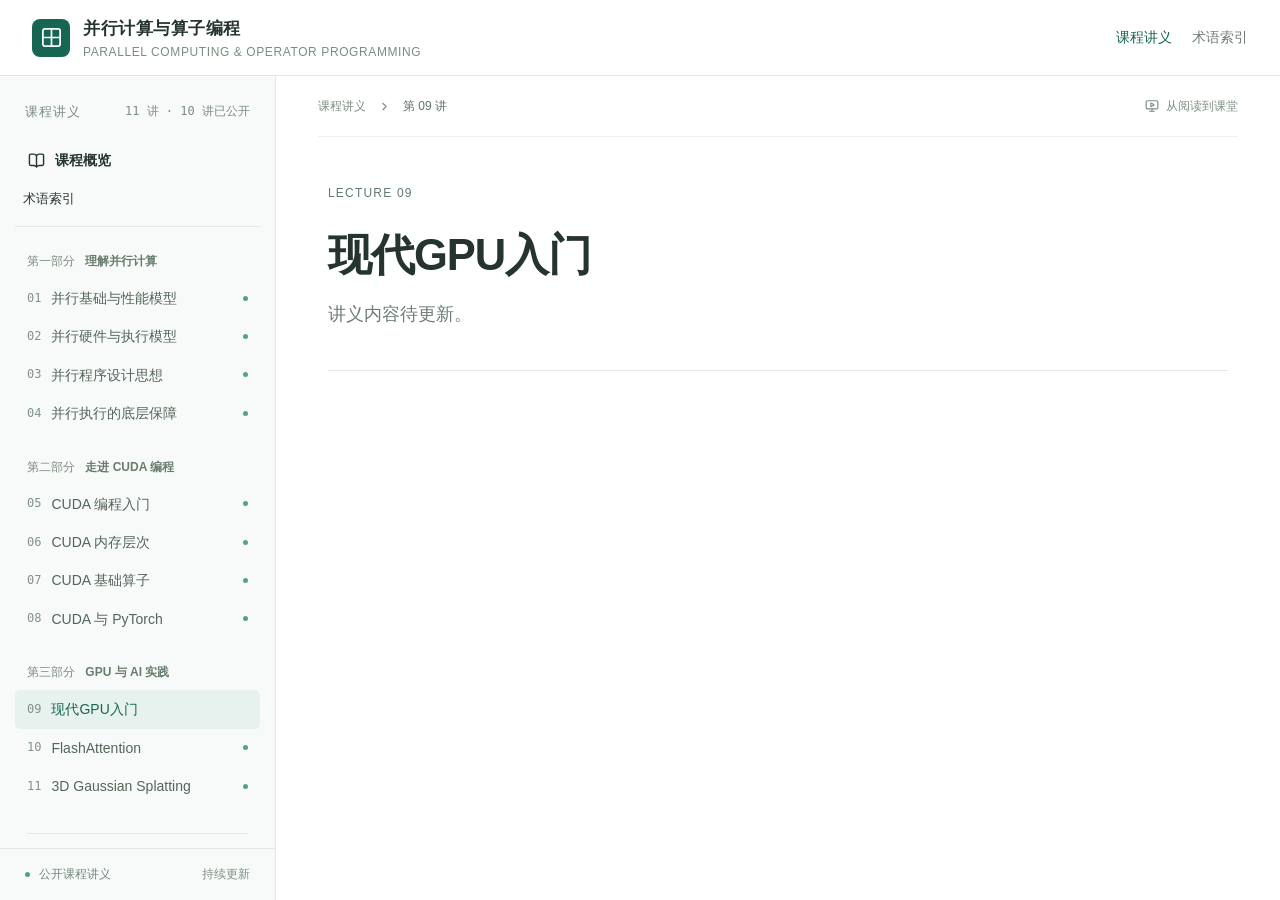
<file: site/lectures/09-modern-architecture/index.html>
<!doctype html>
<html lang="zh-CN"><head><meta charset="UTF-8"/><meta name="viewport" content="width=device-width, initial-scale=1.0"/><meta name="course-root" content="../../"/><meta name="course-route" content="/lectures/09-modern-architecture/"/><meta name="description" content="并行计算与算子编程课程讲义。阅读第一讲与第二讲：并行计算、性能模型、CPU/GPU硬件与执行模型。"/><title>现代GPU入门 · 并行计算与算子编程</title><link rel="icon" type="image/svg+xml" href="../../favicon.svg"/>  <script type="module" crossorigin src="../../assets/index-Do3mmC7H.js"></script>
  <link rel="stylesheet" crossorigin href="../../assets/index-Bylqt7jZ.css">
</head><body><div id="root"><div data-slot="sidebar-wrapper" style="--sidebar-width:276px;--sidebar-width-icon:3rem" class="group/sidebar-wrapper flex min-h-svh w-full has-data-[variant=inset]:bg-sidebar course-app"><a class="skip-link" href="#main-content">跳转至正文</a><header class="site-header"><a href="../../" class="brand"><span class="brand-mark"><svg xmlns="http://www.w3.org/2000/svg" width="23" height="23" viewBox="0 0 24 24" fill="none" stroke="currentColor" stroke-width="1.8" stroke-linecap="round" stroke-linejoin="round" class="lucide lucide-grid2x2 lucide-grid-2x2" aria-hidden="true"><path d="M12 3v18"></path><path d="M3 12h18"></path><rect x="3" y="3" width="18" height="18" rx="2"></rect></svg></span><span>并行计算与算子编程<small>PARALLEL COMPUTING &amp; OPERATOR PROGRAMMING</small></span></a><nav class="header-nav" aria-label="网站导航"><a href="../../" class="current">课程讲义</a><a href="../../glossary/">术语索引</a><span class="institution"><svg xmlns="http://www.w3.org/2000/svg" width="17" height="17" viewBox="0 0 24 24" fill="none" stroke="currentColor" stroke-width="2" stroke-linecap="round" stroke-linejoin="round" class="lucide lucide-graduation-cap" aria-hidden="true"><path d="M21.42 10.922a1 1 0 0 0-.019-1.838L12.83 5.18a2 2 0 0 0-1.66 0L2.6 9.08a1 1 0 0 0 0 1.832l8.57 3.908a2 2 0 0 0 1.66 0z"></path><path d="M22 10v6"></path><path d="M6 12.5V16a6 3 0 0 0 12 0v-3.5"></path></svg>人工智能学院</span></nav></header><div class="group peer hidden text-sidebar-foreground md:block" data-state="expanded" data-collapsible="" data-variant="sidebar" data-side="left" data-slot="sidebar"><div data-slot="sidebar-gap" class="transition-[width] duration-200 ease-linear relative w-(--sidebar-width) bg-transparent group-data-[collapsible=offcanvas]:w-0 group-data-[side=right]:rotate-180 group-data-[collapsible=icon]:w-(--sidebar-width-icon)"></div><div data-slot="sidebar-container" data-side="left" class="fixed inset-y-0 z-10 hidden h-svh w-(--sidebar-width) transition-[left,right,width] duration-200 ease-linear data-[side=left]:left-0 data-[side=left]:group-data-[collapsible=offcanvas]:left-[calc(var(--sidebar-width)*-1)] data-[side=right]:right-0 data-[side=right]:group-data-[collapsible=offcanvas]:right-[calc(var(--sidebar-width)*-1)] md:flex group-data-[collapsible=icon]:w-(--sidebar-width-icon) group-data-[side=left]:border-r group-data-[side=right]:border-l course-sidebar"><div data-sidebar="sidebar" data-slot="sidebar-inner" class="bg-sidebar group-data-[variant=floating]:ring-sidebar-border group-data-[variant=floating]:rounded-lg group-data-[variant=floating]:shadow-sm group-data-[variant=floating]:ring-1 flex size-full flex-col"><div class="sidebar-heading">课程讲义 <span>11 讲 · 10 讲已公开</span></div><div data-slot="sidebar-content" data-sidebar="content" class="no-scrollbar gap-0 flex min-h-0 flex-1 flex-col overflow-auto group-data-[collapsible=icon]:overflow-hidden course-nav"><a href="../../" class="overview-link "><svg xmlns="http://www.w3.org/2000/svg" width="17" height="17" viewBox="0 0 24 24" fill="none" stroke="currentColor" stroke-width="2" stroke-linecap="round" stroke-linejoin="round" class="lucide lucide-book-open" aria-hidden="true"><path d="M12 5v16"></path><path d="M20.001 19A2 2 0 0022 17V5a2 2 0 00-1.999-2L16 3.002A5 5 0 0012 5a5 5 0 00-4-2H4a2 2 0 00-2 2v12a2 2 0 001.999 2H8a5 5 0 014 2 5 5 0 014-2z"></path></svg>课程概览</a><div class="learning-sidebar"><a href="../../glossary/">术语索引</a></div><div class="nav-part"><p>第<!-- -->一<!-- -->部分 <span>理解并行计算</span></p><a href="../../lectures/01-introduction/" class="lesson-link "><span class="lesson-number">01</span><span>并行基础与性能模型</span><i class="status-dot"></i></a><a href="../../lectures/02-execution-models/" class="lesson-link "><span class="lesson-number">02</span><span>并行硬件与执行模型</span><i class="status-dot"></i></a><a href="../../lectures/03-parallel-design/" class="lesson-link "><span class="lesson-number">03</span><span>并行程序设计思想</span><i class="status-dot"></i></a><a href="../../lectures/04-memory-synchronization/" class="lesson-link "><span class="lesson-number">04</span><span>并行执行的底层保障</span><i class="status-dot"></i></a></div><div class="nav-part"><p>第<!-- -->二<!-- -->部分 <span>走进 CUDA 编程</span></p><a href="../../lectures/05-cuda-introduction/" class="lesson-link "><span class="lesson-number">05</span><span>CUDA 编程入门</span><i class="status-dot"></i></a><a href="../../lectures/06-memory-hierarchy/" class="lesson-link "><span class="lesson-number">06</span><span>CUDA 内存层次</span><i class="status-dot"></i></a><a href="../../lectures/07-parallel-primitives/" class="lesson-link "><span class="lesson-number">07</span><span>CUDA 基础算子</span><i class="status-dot"></i></a><a href="../../lectures/08-dnns-on-gpus/" class="lesson-link "><span class="lesson-number">08</span><span>CUDA 与 PyTorch</span><i class="status-dot"></i></a></div><div class="nav-part"><p>第<!-- -->三<!-- -->部分 <span>GPU 与 AI 实践</span></p><a href="../../lectures/09-modern-architecture/" aria-current="page" class="lesson-link active"><span class="lesson-number">09</span><span>现代GPU入门</span></a><a href="../../lectures/10-flash-attention/" class="lesson-link "><span class="lesson-number">10</span><span>FlashAttention</span><i class="status-dot"></i></a><a href="../../lectures/11-gaussian-splatting/" class="lesson-link "><span class="lesson-number">11</span><span>3D Gaussian Splatting</span><i class="status-dot"></i></a></div><a href="../../#resources" class="sidebar-resource">参考资料 <svg xmlns="http://www.w3.org/2000/svg" width="15" height="15" viewBox="0 0 24 24" fill="none" stroke="currentColor" stroke-width="2" stroke-linecap="round" stroke-linejoin="round" class="lucide lucide-arrow-up-right" aria-hidden="true"><path d="M7 7h10v10"></path><path d="M7 17 17 7"></path></svg></a></div><div class="sidebar-footer"><span class="status-dot"></span>公开课程讲义 <span>持续更新</span></div></div></div></div><div class="site-body"><div class="breadcrumb"><div><button class="icon-button mobile-menu" aria-label="打开课程目录"><svg xmlns="http://www.w3.org/2000/svg" width="20" height="20" viewBox="0 0 24 24" fill="none" stroke="currentColor" stroke-width="2" stroke-linecap="round" stroke-linejoin="round" class="lucide lucide-menu" aria-hidden="true"><path d="M4 5h16"></path><path d="M4 12h16"></path><path d="M4 19h16"></path></svg></button><a href="../../">课程讲义</a><svg xmlns="http://www.w3.org/2000/svg" width="13" height="13" viewBox="0 0 24 24" fill="none" stroke="currentColor" stroke-width="2" stroke-linecap="round" stroke-linejoin="round" class="lucide lucide-chevron-right" aria-hidden="true"><path d="m9 18 6-6-6-6"></path></svg><span>第 09 讲</span></div><span class="breadcrumb-note"><svg xmlns="http://www.w3.org/2000/svg" width="14" height="14" viewBox="0 0 24 24" fill="none" stroke="currentColor" stroke-width="2" stroke-linecap="round" stroke-linejoin="round" class="lucide lucide-monitor-play" aria-hidden="true"><path d="M15.033 9.44a.647.647 0 0 1 0 1.12l-4.065 2.352a.645.645 0 0 1-.968-.56V7.648a.645.645 0 0 1 .967-.56z"></path><path d="M12 17v4"></path><path d="M8 21h8"></path><rect x="2" y="3" width="20" height="14" rx="2"></rect></svg>从阅读到课堂</span></div><main id="main-content" class="learning-page lecture-placeholder"><header class="learning-hero"><span class="eyebrow">LECTURE <!-- -->09</span><h1>现代GPU入门</h1><p>讲义内容待更新。</p></header></main></div></div></div></body></html>
</file>
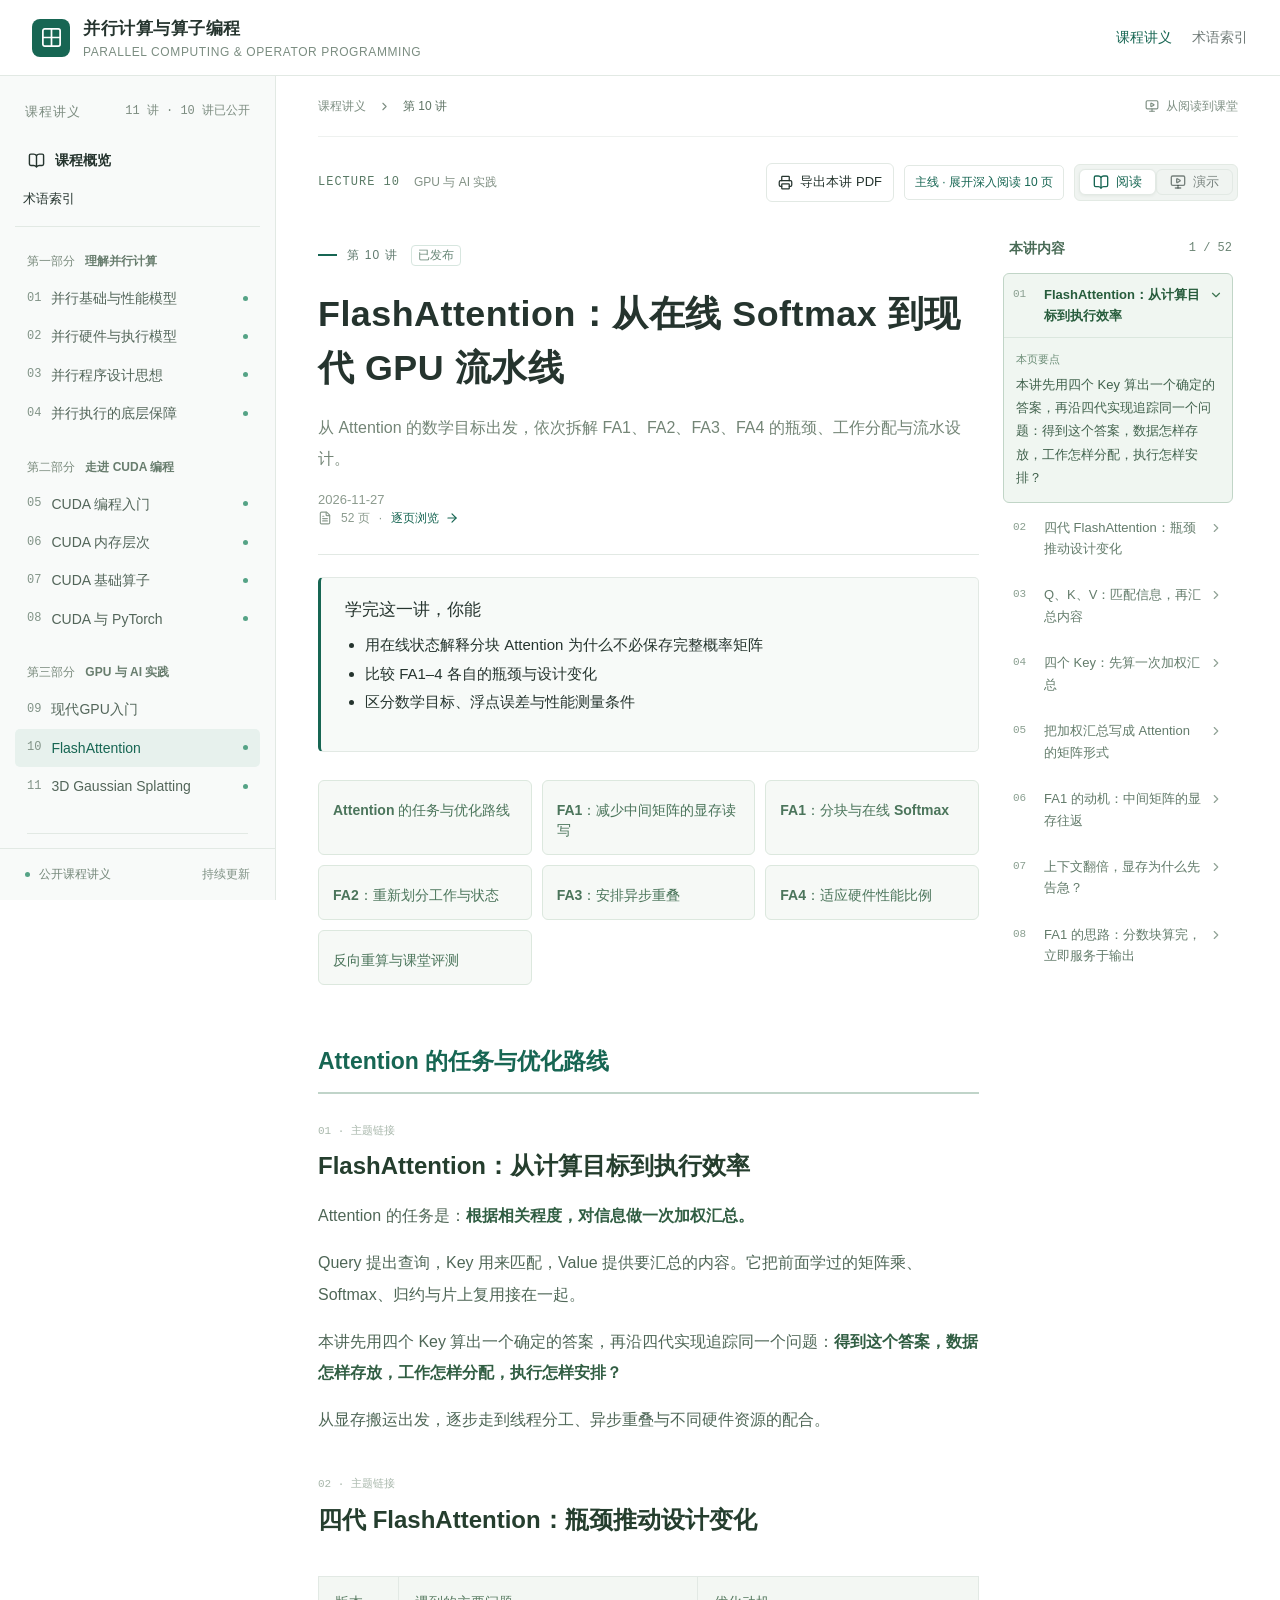
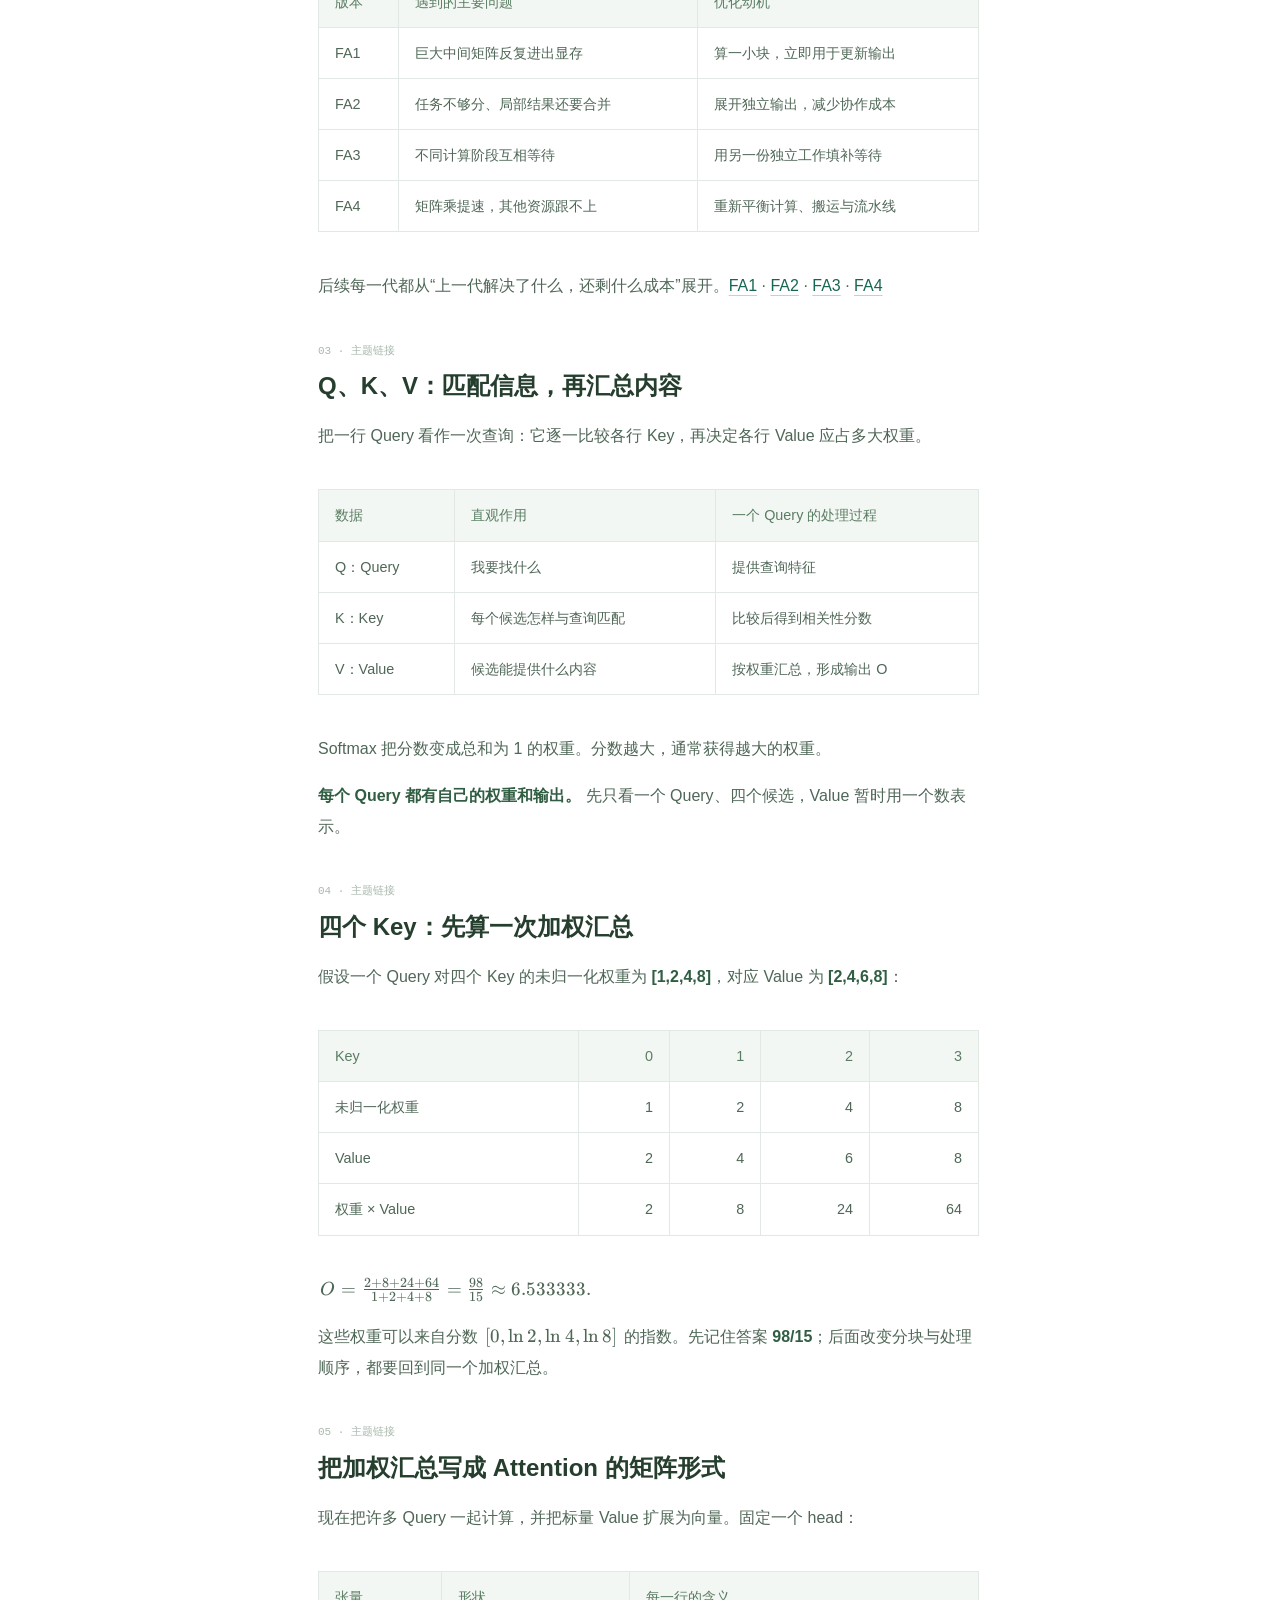
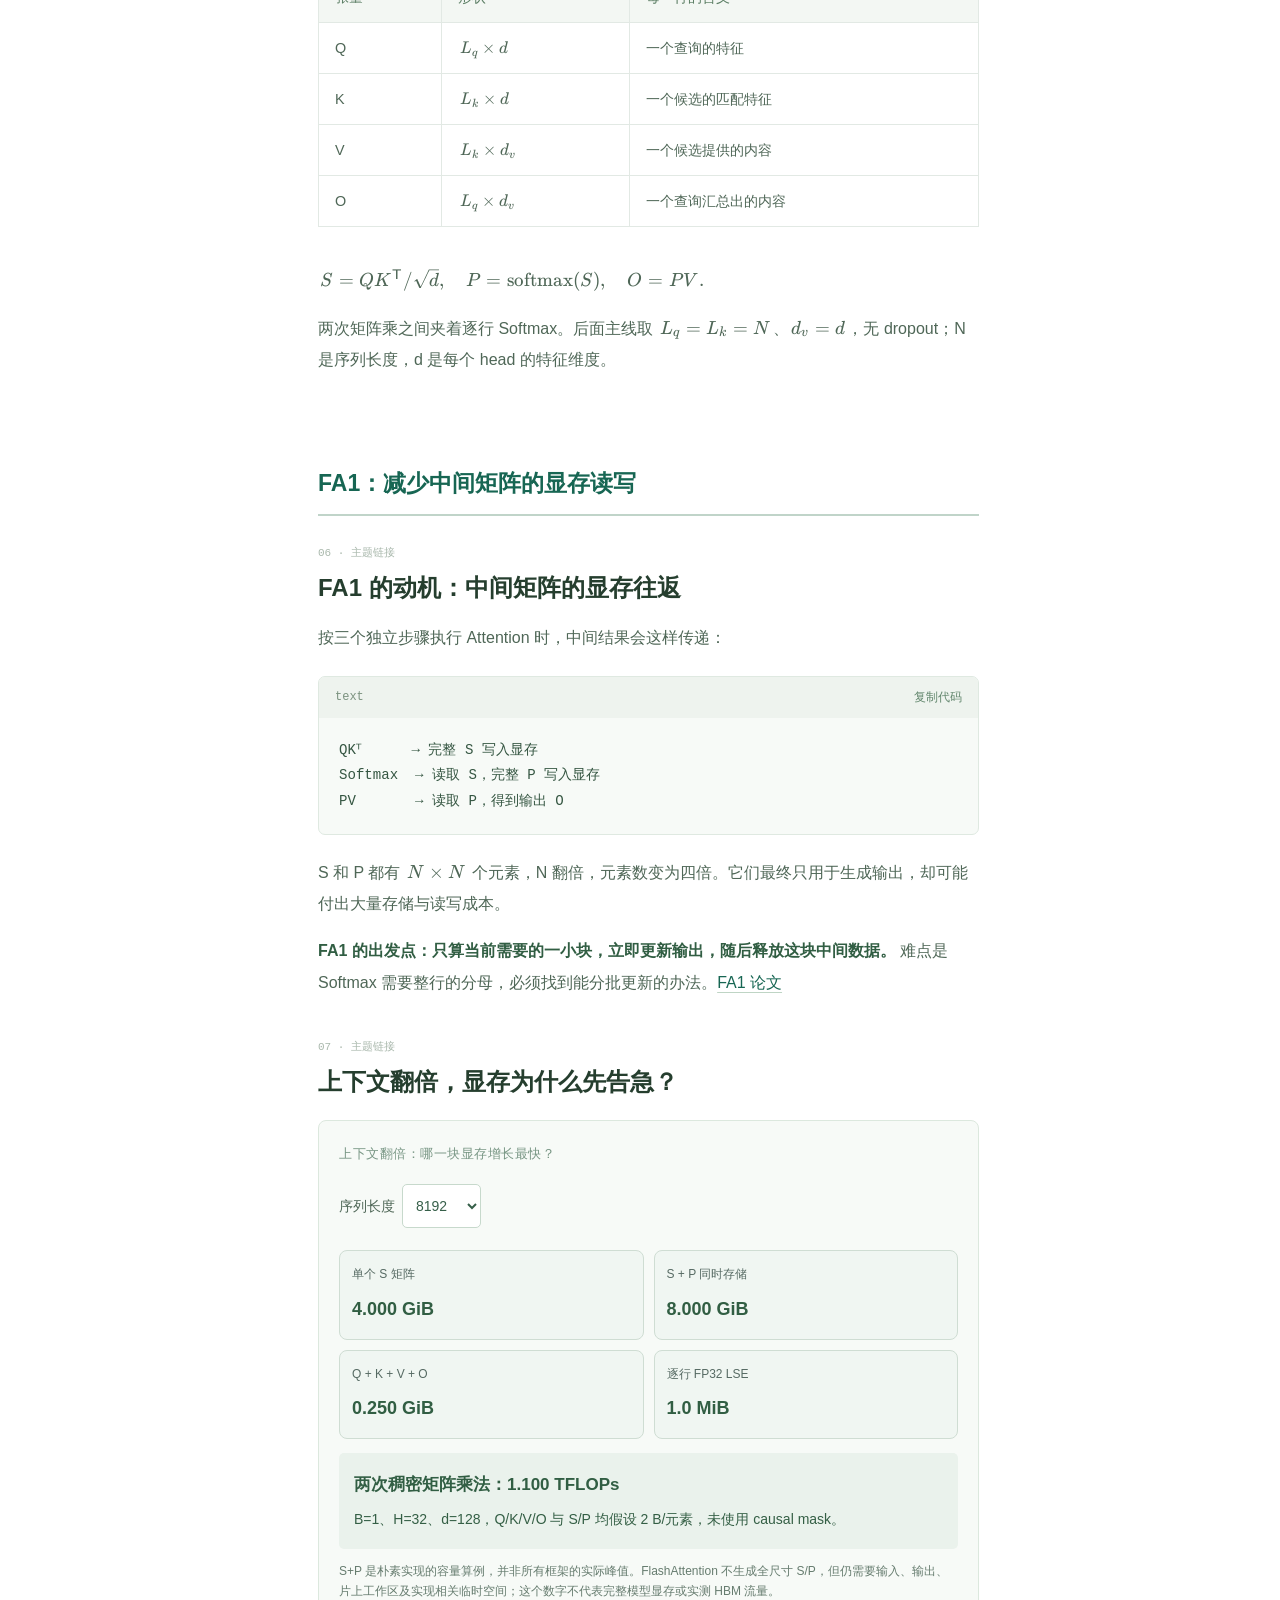
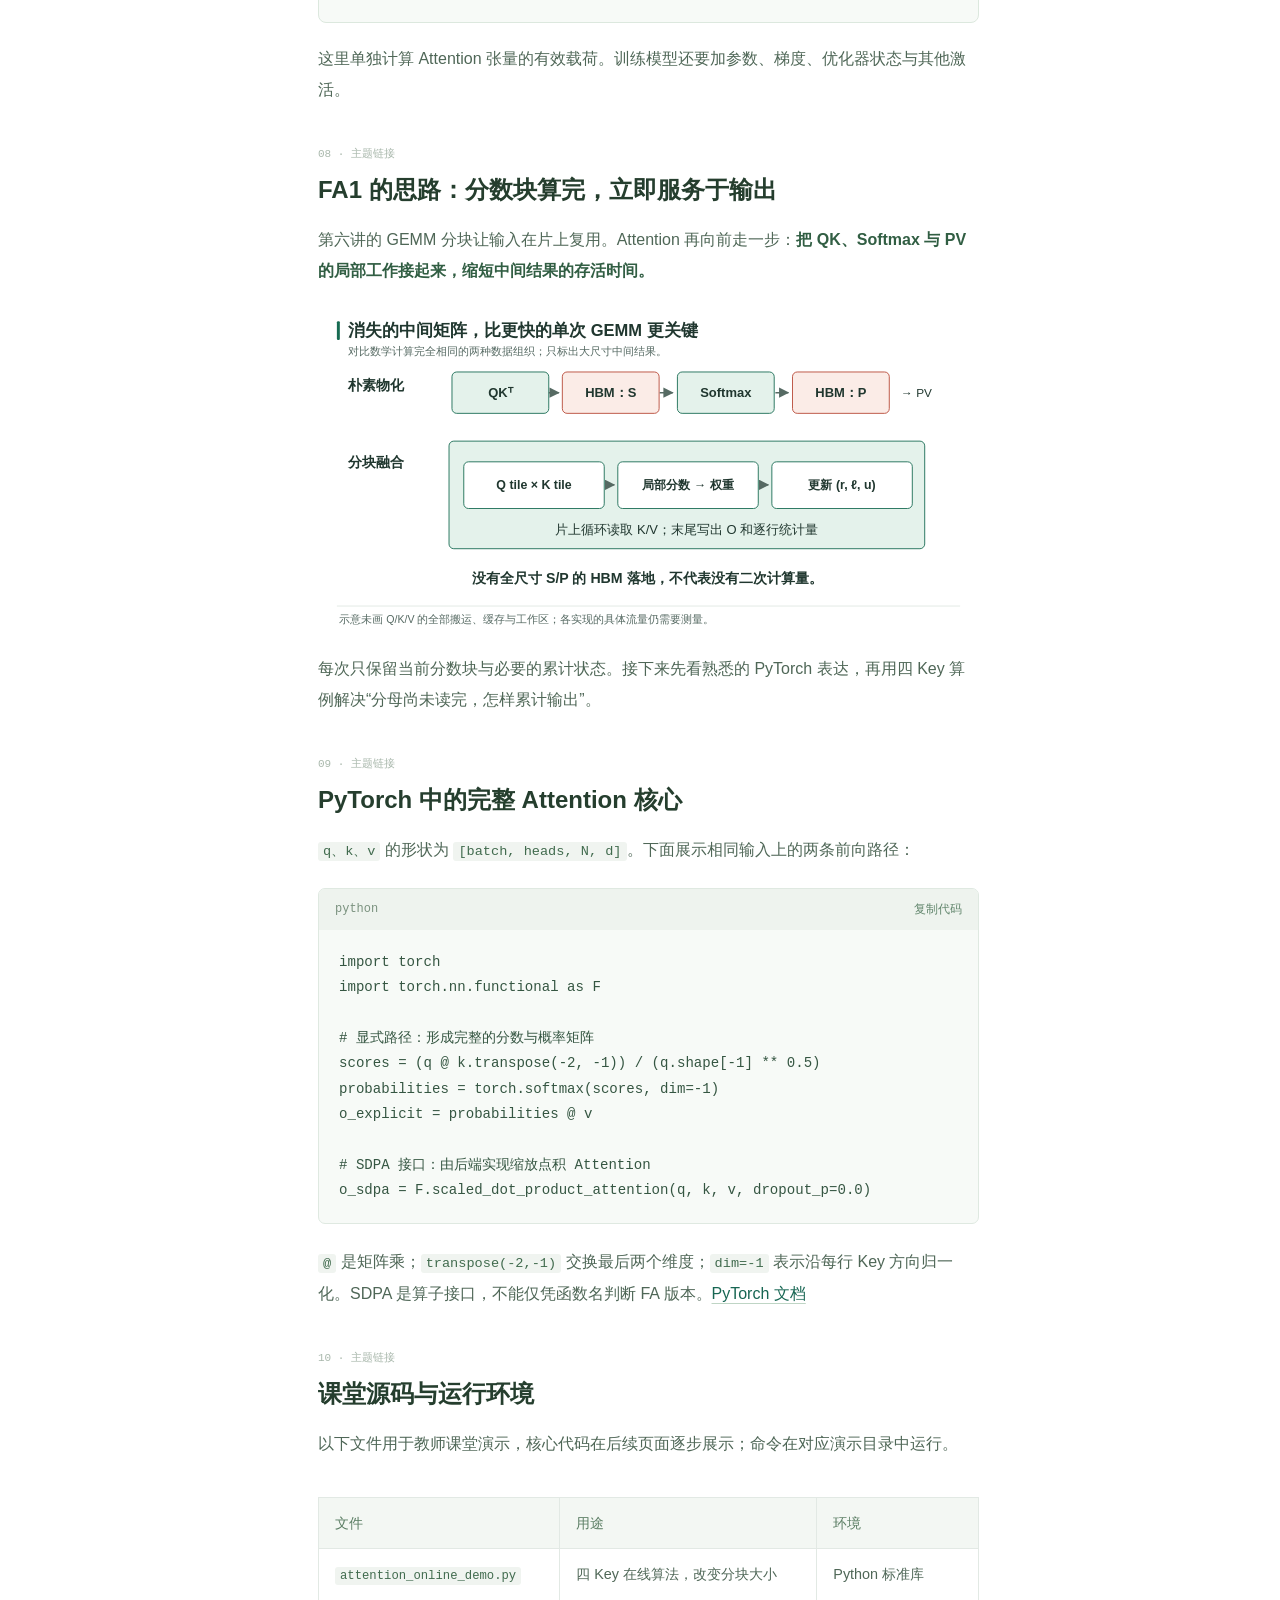
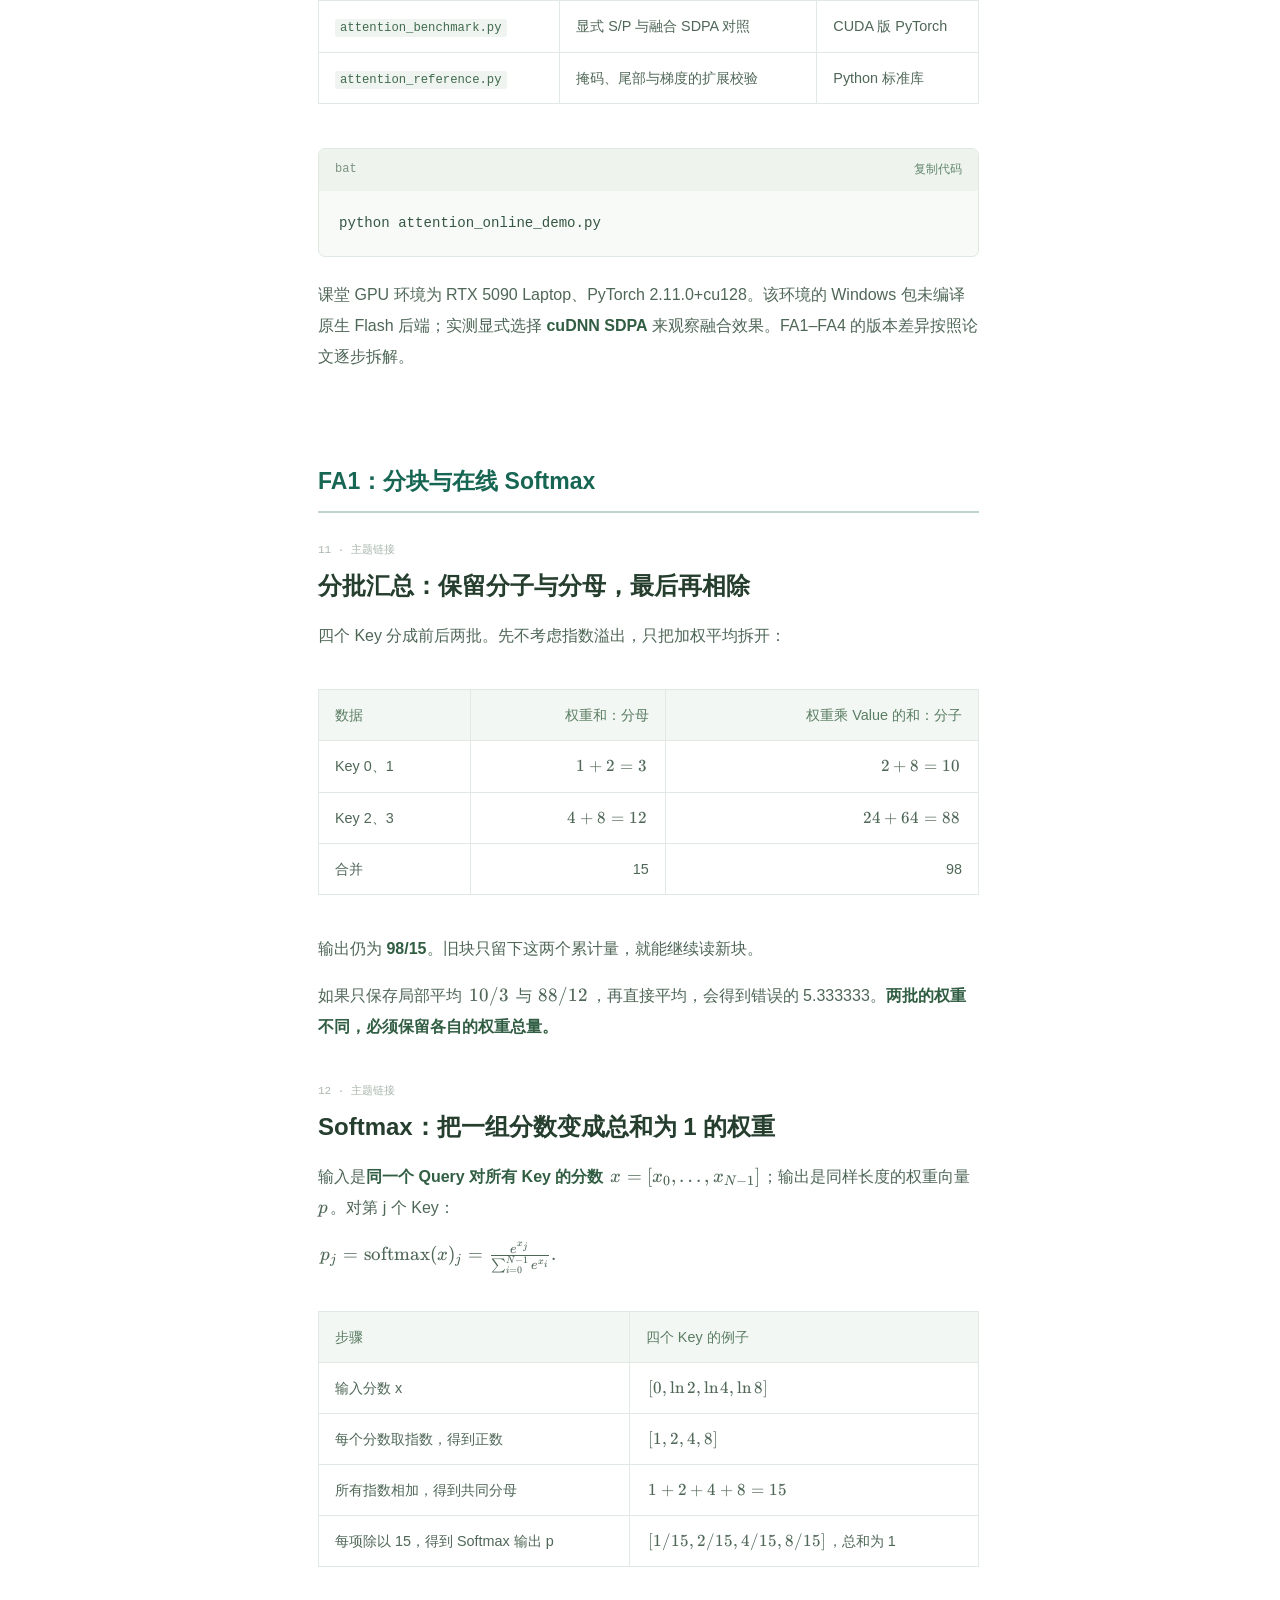
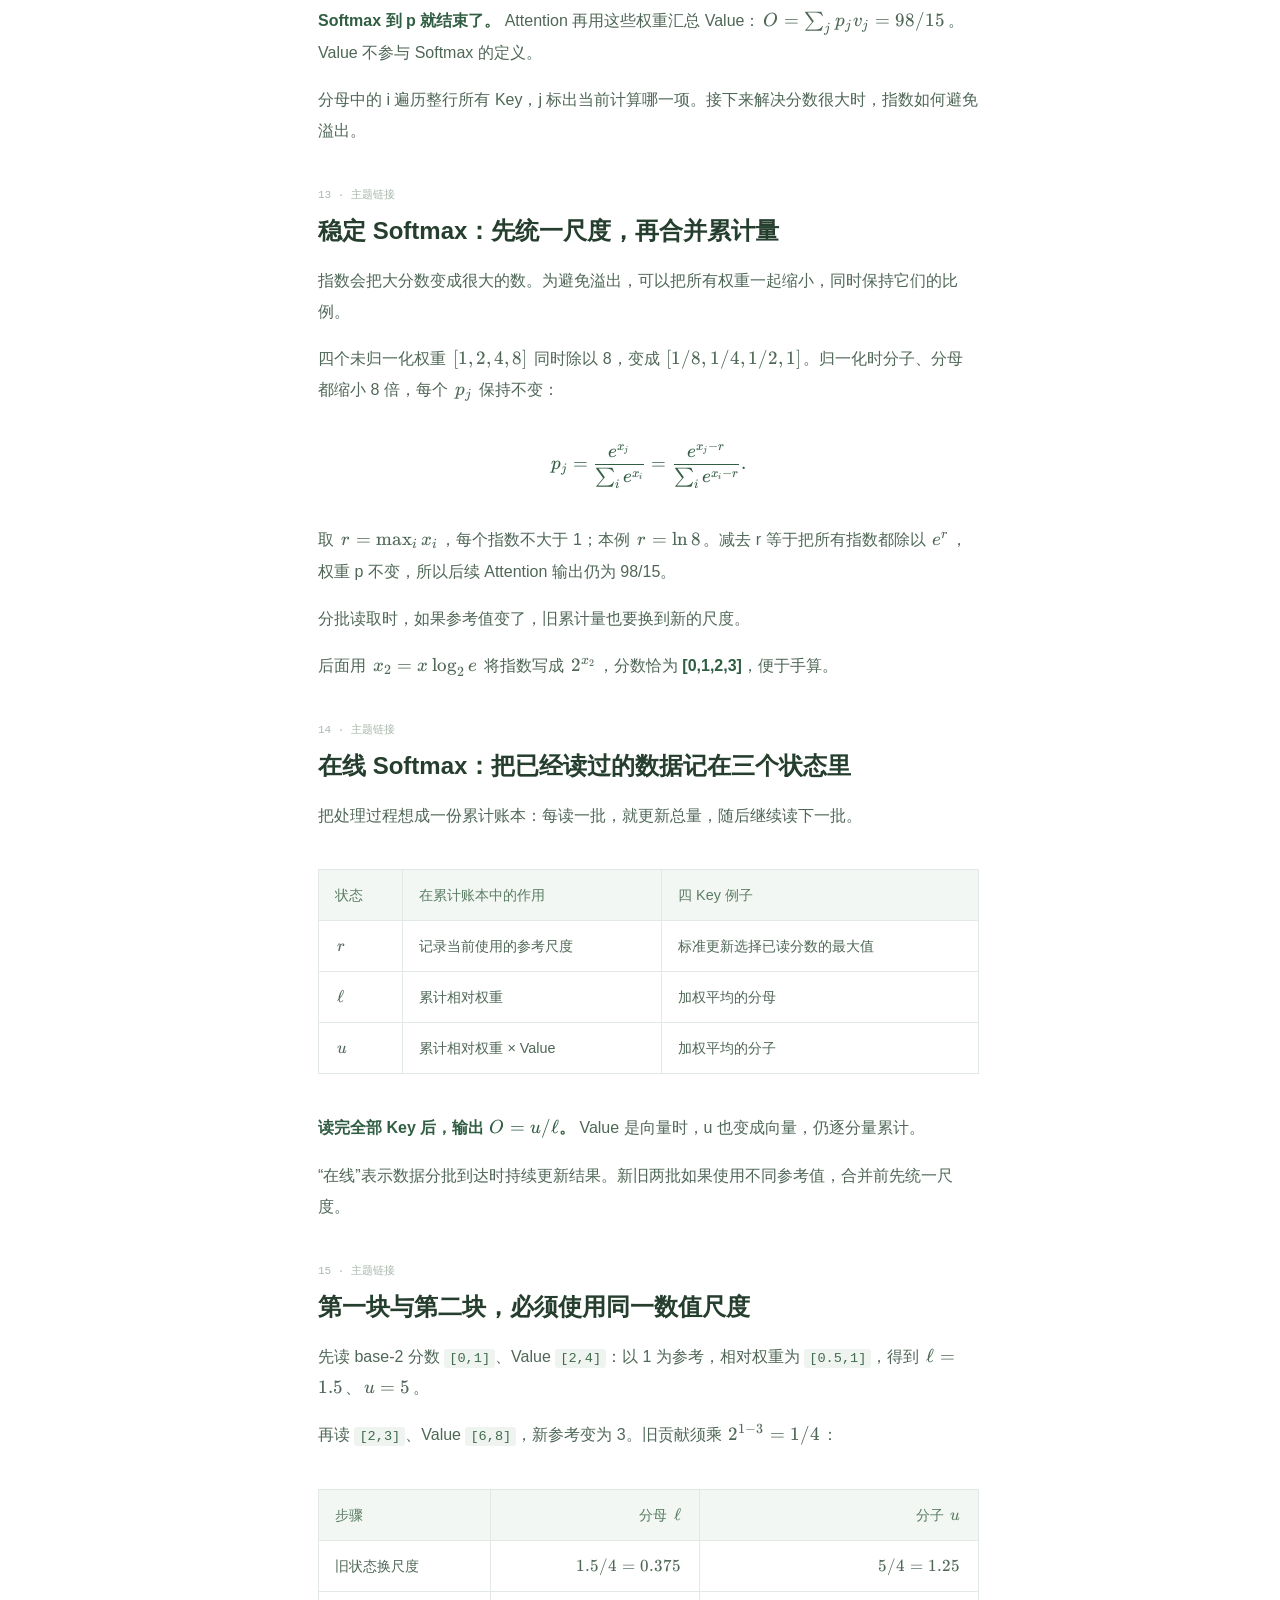
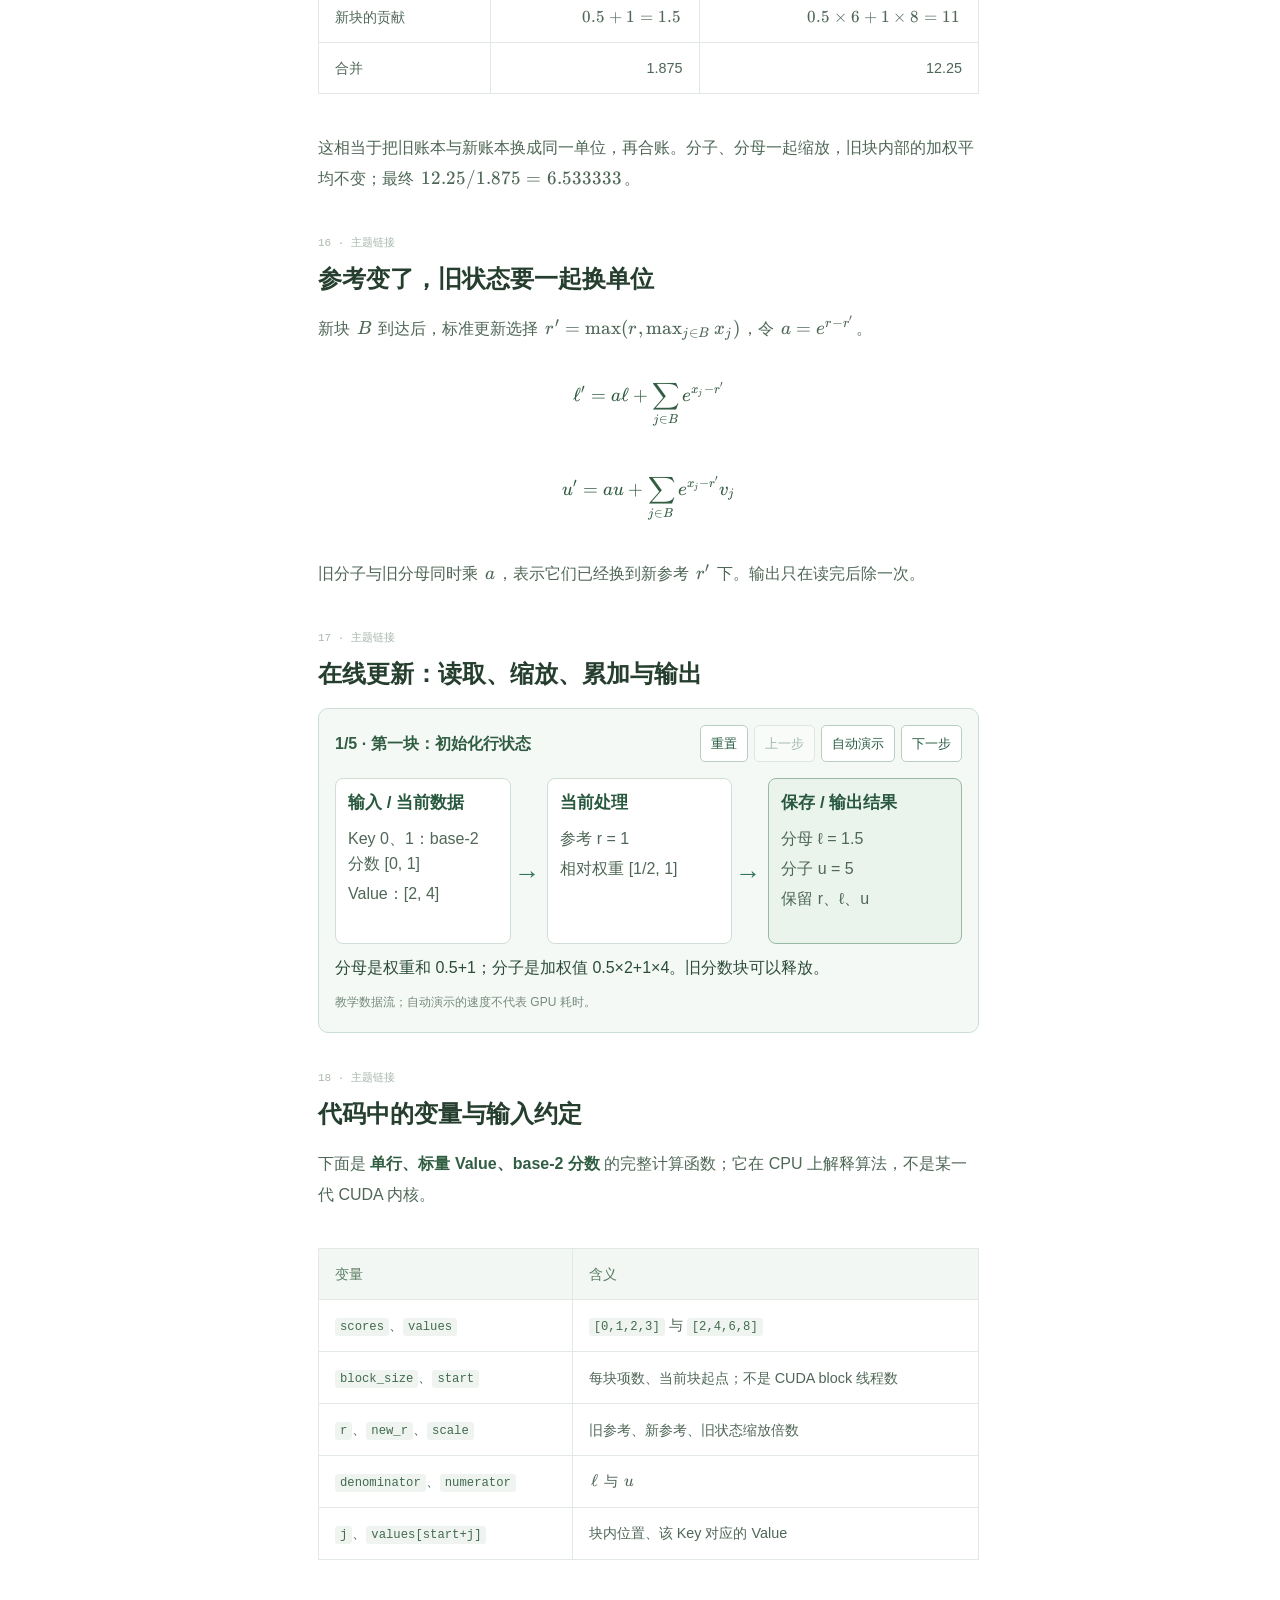
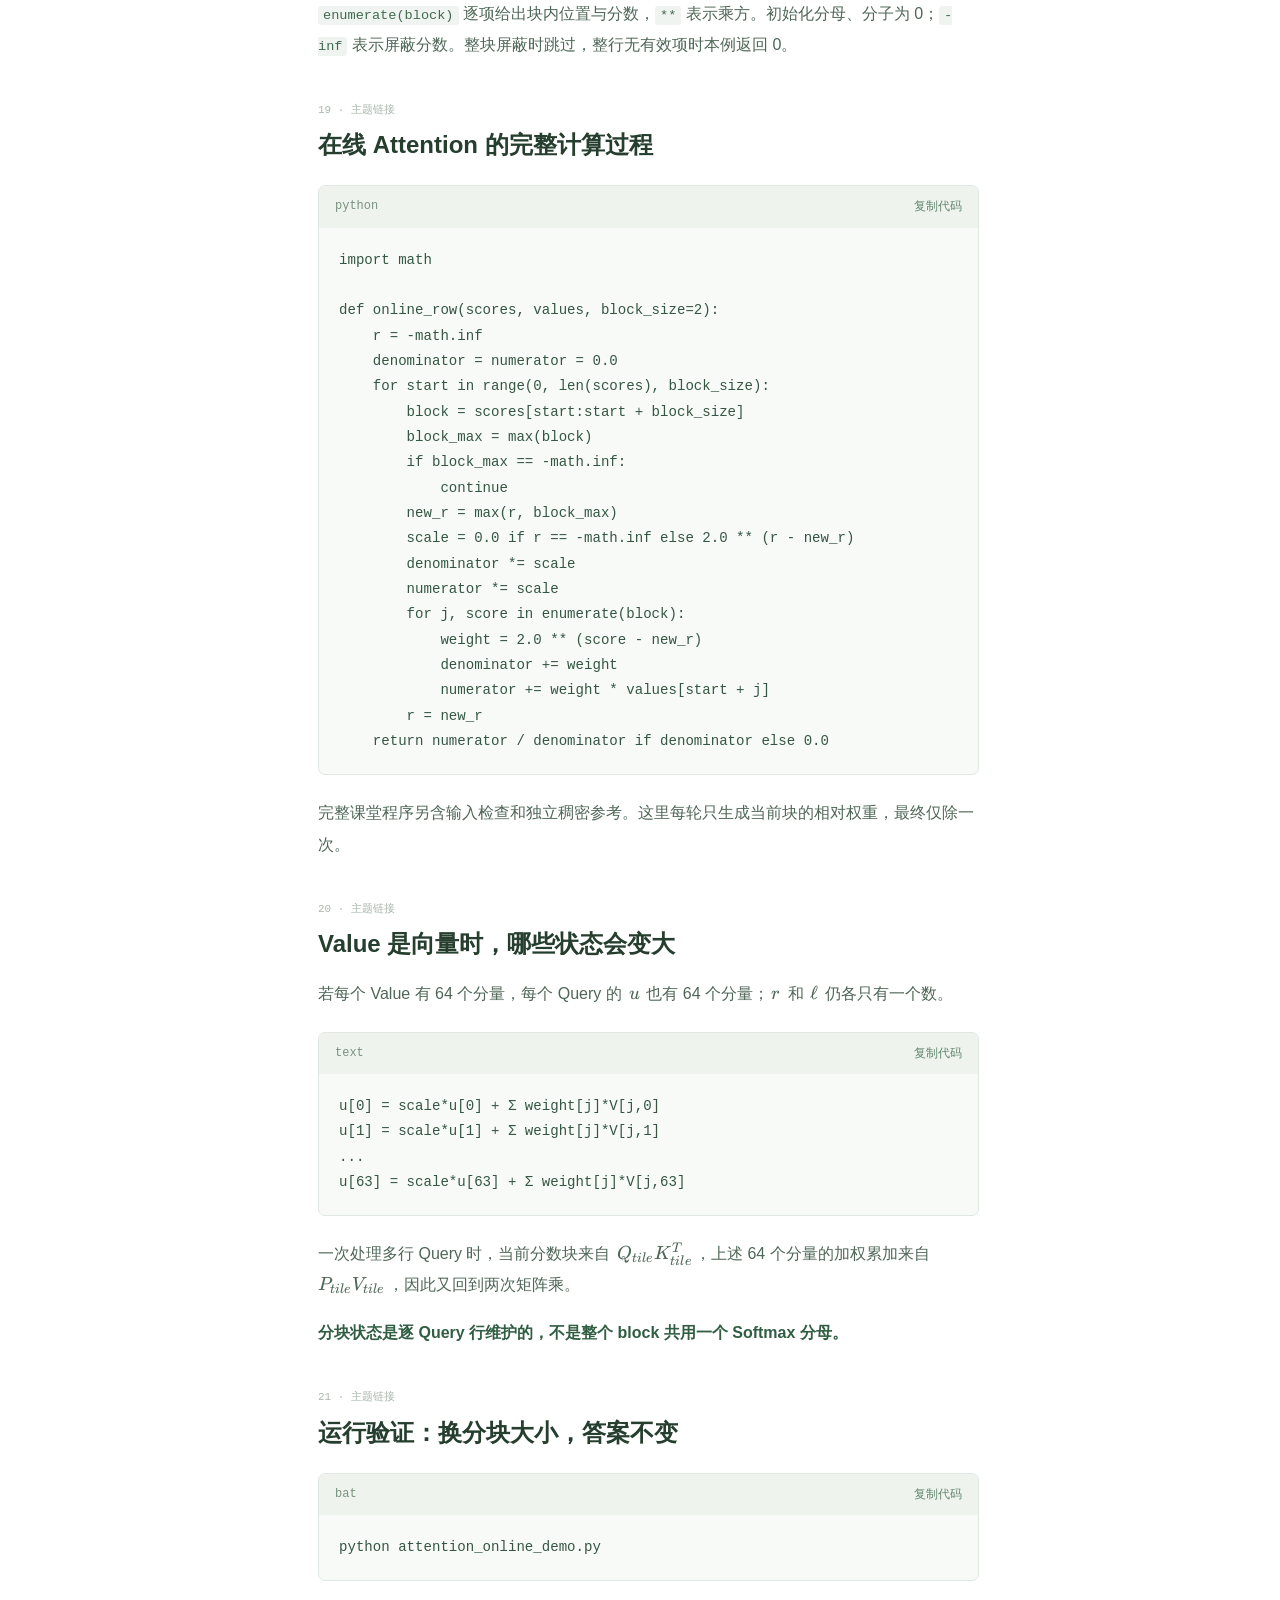
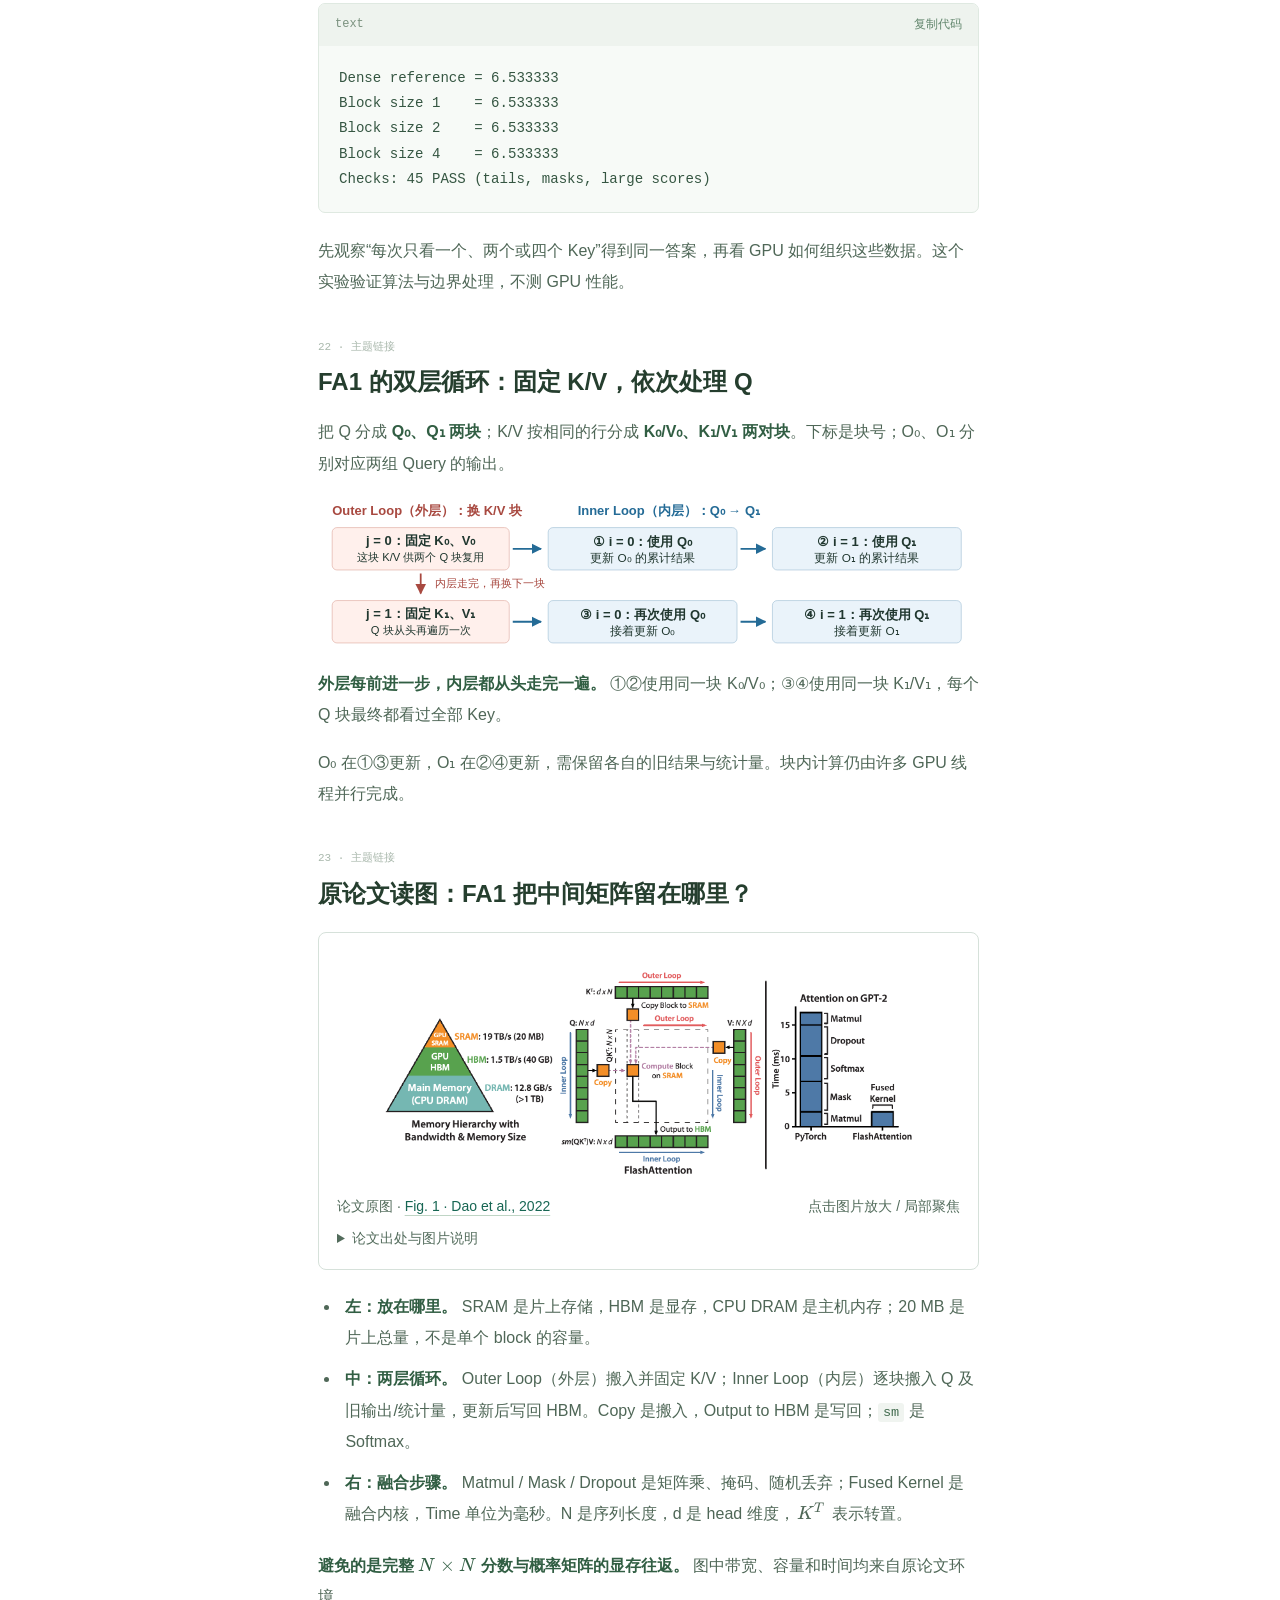
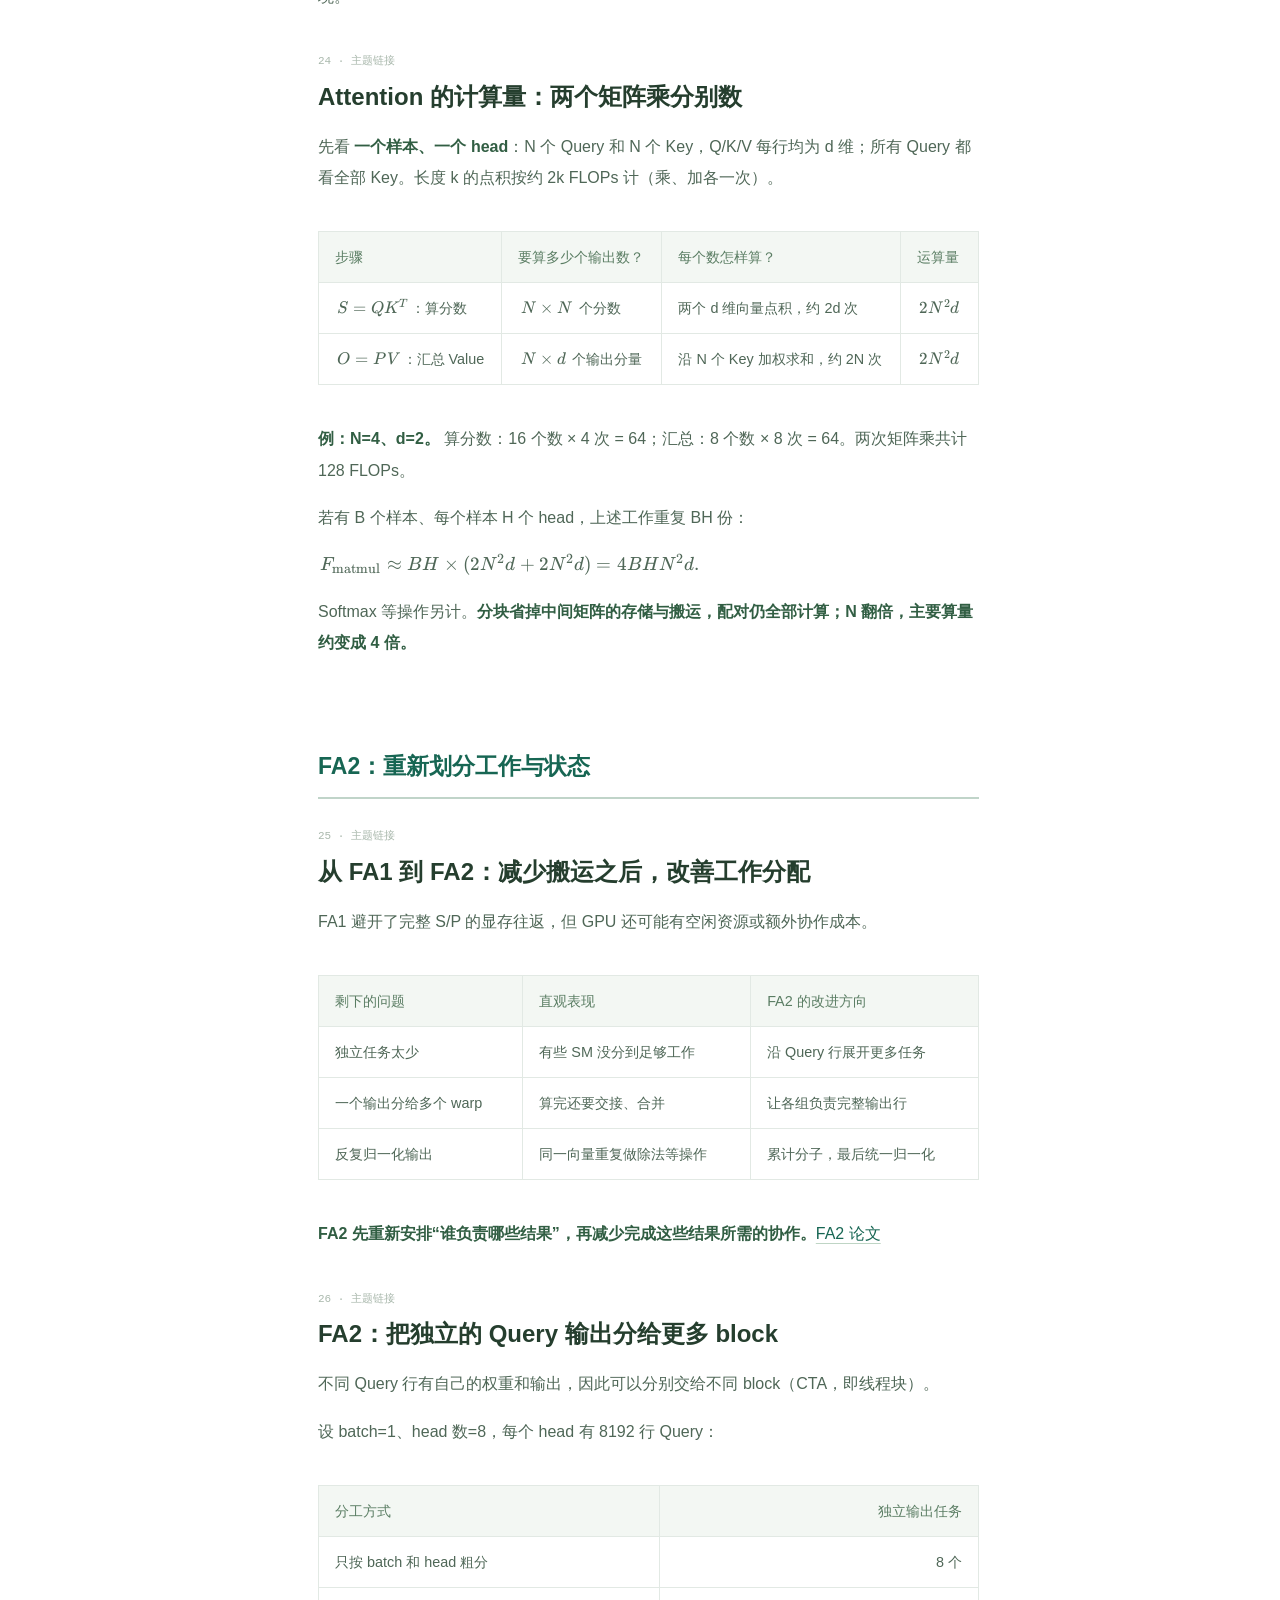
<file: site/lectures/10-flash-attention/index.html>
<!doctype html>
<html lang="zh-CN"><head><meta charset="UTF-8"/><meta name="viewport" content="width=device-width, initial-scale=1.0"/><meta name="course-root" content="../../"/><meta name="course-route" content="/lectures/10-flash-attention/"/><meta name="description" content="并行计算与算子编程课程讲义。阅读第一讲与第二讲：并行计算、性能模型、CPU/GPU硬件与执行模型。"/><title>FlashAttention：从在线 Softmax 到现代 GPU 流水线 · 并行计算与算子编程</title><link rel="icon" type="image/svg+xml" href="../../favicon.svg"/>  <script type="module" crossorigin src="../../assets/index-Do3mmC7H.js"></script>
  <link rel="stylesheet" crossorigin href="../../assets/index-Bylqt7jZ.css">
</head><body><div id="root"><link rel="preload" as="image" href="../../materials/lectures/13/figures/attention-io.svg"/><link rel="preload" as="image" href="../../materials/lectures/10/figures/fa1-loop-order.svg"/><link rel="preload" as="image" href="../../materials/lectures/10/figures/fa3-two-blocks.svg"/><link rel="preload" as="image" href="../../materials/lectures/13/figures/fa4-path.svg"/><div data-slot="sidebar-wrapper" style="--sidebar-width:276px;--sidebar-width-icon:3rem" class="group/sidebar-wrapper flex min-h-svh w-full has-data-[variant=inset]:bg-sidebar course-app"><a class="skip-link" href="#main-content">跳转至正文</a><header class="site-header"><a href="../../" class="brand"><span class="brand-mark"><svg xmlns="http://www.w3.org/2000/svg" width="23" height="23" viewBox="0 0 24 24" fill="none" stroke="currentColor" stroke-width="1.8" stroke-linecap="round" stroke-linejoin="round" class="lucide lucide-grid2x2 lucide-grid-2x2" aria-hidden="true"><path d="M12 3v18"></path><path d="M3 12h18"></path><rect x="3" y="3" width="18" height="18" rx="2"></rect></svg></span><span>并行计算与算子编程<small>PARALLEL COMPUTING &amp; OPERATOR PROGRAMMING</small></span></a><nav class="header-nav" aria-label="网站导航"><a href="../../" class="current">课程讲义</a><a href="../../glossary/">术语索引</a><span class="institution"><svg xmlns="http://www.w3.org/2000/svg" width="17" height="17" viewBox="0 0 24 24" fill="none" stroke="currentColor" stroke-width="2" stroke-linecap="round" stroke-linejoin="round" class="lucide lucide-graduation-cap" aria-hidden="true"><path d="M21.42 10.922a1 1 0 0 0-.019-1.838L12.83 5.18a2 2 0 0 0-1.66 0L2.6 9.08a1 1 0 0 0 0 1.832l8.57 3.908a2 2 0 0 0 1.66 0z"></path><path d="M22 10v6"></path><path d="M6 12.5V16a6 3 0 0 0 12 0v-3.5"></path></svg>人工智能学院</span></nav></header><div class="group peer hidden text-sidebar-foreground md:block" data-state="expanded" data-collapsible="" data-variant="sidebar" data-side="left" data-slot="sidebar"><div data-slot="sidebar-gap" class="transition-[width] duration-200 ease-linear relative w-(--sidebar-width) bg-transparent group-data-[collapsible=offcanvas]:w-0 group-data-[side=right]:rotate-180 group-data-[collapsible=icon]:w-(--sidebar-width-icon)"></div><div data-slot="sidebar-container" data-side="left" class="fixed inset-y-0 z-10 hidden h-svh w-(--sidebar-width) transition-[left,right,width] duration-200 ease-linear data-[side=left]:left-0 data-[side=left]:group-data-[collapsible=offcanvas]:left-[calc(var(--sidebar-width)*-1)] data-[side=right]:right-0 data-[side=right]:group-data-[collapsible=offcanvas]:right-[calc(var(--sidebar-width)*-1)] md:flex group-data-[collapsible=icon]:w-(--sidebar-width-icon) group-data-[side=left]:border-r group-data-[side=right]:border-l course-sidebar"><div data-sidebar="sidebar" data-slot="sidebar-inner" class="bg-sidebar group-data-[variant=floating]:ring-sidebar-border group-data-[variant=floating]:rounded-lg group-data-[variant=floating]:shadow-sm group-data-[variant=floating]:ring-1 flex size-full flex-col"><div class="sidebar-heading">课程讲义 <span>11 讲 · 10 讲已公开</span></div><div data-slot="sidebar-content" data-sidebar="content" class="no-scrollbar gap-0 flex min-h-0 flex-1 flex-col overflow-auto group-data-[collapsible=icon]:overflow-hidden course-nav"><a href="../../" class="overview-link "><svg xmlns="http://www.w3.org/2000/svg" width="17" height="17" viewBox="0 0 24 24" fill="none" stroke="currentColor" stroke-width="2" stroke-linecap="round" stroke-linejoin="round" class="lucide lucide-book-open" aria-hidden="true"><path d="M12 5v16"></path><path d="M20.001 19A2 2 0 0022 17V5a2 2 0 00-1.999-2L16 3.002A5 5 0 0012 5a5 5 0 00-4-2H4a2 2 0 00-2 2v12a2 2 0 001.999 2H8a5 5 0 014 2 5 5 0 014-2z"></path></svg>课程概览</a><div class="learning-sidebar"><a href="../../glossary/">术语索引</a></div><div class="nav-part"><p>第<!-- -->一<!-- -->部分 <span>理解并行计算</span></p><a href="../../lectures/01-introduction/" class="lesson-link "><span class="lesson-number">01</span><span>并行基础与性能模型</span><i class="status-dot"></i></a><a href="../../lectures/02-execution-models/" class="lesson-link "><span class="lesson-number">02</span><span>并行硬件与执行模型</span><i class="status-dot"></i></a><a href="../../lectures/03-parallel-design/" class="lesson-link "><span class="lesson-number">03</span><span>并行程序设计思想</span><i class="status-dot"></i></a><a href="../../lectures/04-memory-synchronization/" class="lesson-link "><span class="lesson-number">04</span><span>并行执行的底层保障</span><i class="status-dot"></i></a></div><div class="nav-part"><p>第<!-- -->二<!-- -->部分 <span>走进 CUDA 编程</span></p><a href="../../lectures/05-cuda-introduction/" class="lesson-link "><span class="lesson-number">05</span><span>CUDA 编程入门</span><i class="status-dot"></i></a><a href="../../lectures/06-memory-hierarchy/" class="lesson-link "><span class="lesson-number">06</span><span>CUDA 内存层次</span><i class="status-dot"></i></a><a href="../../lectures/07-parallel-primitives/" class="lesson-link "><span class="lesson-number">07</span><span>CUDA 基础算子</span><i class="status-dot"></i></a><a href="../../lectures/08-dnns-on-gpus/" class="lesson-link "><span class="lesson-number">08</span><span>CUDA 与 PyTorch</span><i class="status-dot"></i></a></div><div class="nav-part"><p>第<!-- -->三<!-- -->部分 <span>GPU 与 AI 实践</span></p><a href="../../lectures/09-modern-architecture/" class="lesson-link "><span class="lesson-number">09</span><span>现代GPU入门</span></a><a href="../../lectures/10-flash-attention/" aria-current="page" class="lesson-link active"><span class="lesson-number">10</span><span>FlashAttention</span><i class="status-dot"></i></a><a href="../../lectures/11-gaussian-splatting/" class="lesson-link "><span class="lesson-number">11</span><span>3D Gaussian Splatting</span><i class="status-dot"></i></a></div><a href="../../#resources" class="sidebar-resource">参考资料 <svg xmlns="http://www.w3.org/2000/svg" width="15" height="15" viewBox="0 0 24 24" fill="none" stroke="currentColor" stroke-width="2" stroke-linecap="round" stroke-linejoin="round" class="lucide lucide-arrow-up-right" aria-hidden="true"><path d="M7 7h10v10"></path><path d="M7 17 17 7"></path></svg></a></div><div class="sidebar-footer"><span class="status-dot"></span>公开课程讲义 <span>持续更新</span></div></div></div></div><div class="site-body"><div class="breadcrumb"><div><button class="icon-button mobile-menu" aria-label="打开课程目录"><svg xmlns="http://www.w3.org/2000/svg" width="20" height="20" viewBox="0 0 24 24" fill="none" stroke="currentColor" stroke-width="2" stroke-linecap="round" stroke-linejoin="round" class="lucide lucide-menu" aria-hidden="true"><path d="M4 5h16"></path><path d="M4 12h16"></path><path d="M4 19h16"></path></svg></button><a href="../../">课程讲义</a><svg xmlns="http://www.w3.org/2000/svg" width="13" height="13" viewBox="0 0 24 24" fill="none" stroke="currentColor" stroke-width="2" stroke-linecap="round" stroke-linejoin="round" class="lucide lucide-chevron-right" aria-hidden="true"><path d="m9 18 6-6-6-6"></path></svg><span>第 10 讲</span></div><span class="breadcrumb-note"><svg xmlns="http://www.w3.org/2000/svg" width="14" height="14" viewBox="0 0 24 24" fill="none" stroke="currentColor" stroke-width="2" stroke-linecap="round" stroke-linejoin="round" class="lucide lucide-monitor-play" aria-hidden="true"><path d="M15.033 9.44a.647.647 0 0 1 0 1.12l-4.065 2.352a.645.645 0 0 1-.968-.56V7.648a.645.645 0 0 1 .967-.56z"></path><path d="M12 17v4"></path><path d="M8 21h8"></path><rect x="2" y="3" width="20" height="14" rx="2"></rect></svg>从阅读到课堂</span></div><div class="lecture-workspace " data-lecture="10-flash-attention"><div data-orientation="horizontal" data-activation-direction="none" data-slot="tabs" class="group/tabs flex gap-2 data-horizontal:flex-col"><div class="lecture-toolbar"><div class="lecture-location"><span>LECTURE <!-- -->10</span><span>GPU 与 AI 实践</span></div><div class="lecture-tools"><a href="../../lectures/10-flash-attention/?mode=print" class="lecture-export-button" target="_blank" rel="noopener noreferrer"><svg xmlns="http://www.w3.org/2000/svg" width="15" height="15" viewBox="0 0 24 24" fill="none" stroke="currentColor" stroke-width="2" stroke-linecap="round" stroke-linejoin="round" class="lucide lucide-printer" aria-hidden="true"><path d="M6 18H4a2 2 0 0 1-2-2v-5a2 2 0 0 1 2-2h16a2 2 0 0 1 2 2v5a2 2 0 0 1-2 2h-2"></path><path d="M6 9V3a1 1 0 0 1 1-1h10a1 1 0 0 1 1 1v6"></path><rect x="6" y="14" width="12" height="8" rx="1"></rect></svg>导出本讲 PDF</a><button class="mobile-contents-button"><svg xmlns="http://www.w3.org/2000/svg" width="15" height="15" viewBox="0 0 24 24" fill="none" stroke="currentColor" stroke-width="2" stroke-linecap="round" stroke-linejoin="round" class="lucide lucide-grid2x2 lucide-grid-2x2" aria-hidden="true"><path d="M12 3v18"></path><path d="M3 12h18"></path><rect x="3" y="3" width="18" height="18" rx="2"></rect></svg>本讲内容</button><button class="reading-path-button" aria-pressed="false">主线 · 展开深入阅读 10 页</button><div data-orientation="horizontal" data-activation-direction="none" role="tablist" data-slot="tabs-list" data-variant="default" aria-label="讲义显示模式" class="group/tabs-list inline-flex w-fit items-center justify-center rounded-lg p-[3px] text-muted-foreground group-data-horizontal/tabs:h-8 group-data-vertical/tabs:h-fit group-data-vertical/tabs:flex-col data-[variant=line]:rounded-none bg-muted mode-tabs"><button type="button" data-active="" data-orientation="horizontal" data-activation-direction="none" aria-disabled="false" tabindex="-1" role="tab" aria-selected="true" id="base-ui-_R_p5k_" data-composite-item-active="" data-slot="tabs-trigger" class="relative inline-flex h-[calc(100%-1px)] flex-1 items-center justify-center gap-1.5 rounded-md border border-transparent px-1.5 py-0.5 text-sm font-medium whitespace-nowrap text-foreground/60 transition-all group-data-vertical/tabs:w-full group-data-vertical/tabs:justify-start hover:text-foreground focus-visible:border-ring focus-visible:ring-[3px] focus-visible:ring-ring/50 focus-visible:outline-1 focus-visible:outline-ring disabled:pointer-events-none disabled:opacity-50 has-data-[icon=inline-end]:pr-1 has-data-[icon=inline-start]:pl-1 aria-disabled:pointer-events-none aria-disabled:opacity-50 dark:text-muted-foreground dark:hover:text-foreground group-data-[variant=default]/tabs-list:data-active:shadow-sm group-data-[variant=line]/tabs-list:data-active:shadow-none [&amp;_svg]:pointer-events-none [&amp;_svg]:shrink-0 [&amp;_svg:not([class*=&#x27;size-&#x27;])]:size-4 group-data-[variant=line]/tabs-list:bg-transparent group-data-[variant=line]/tabs-list:data-active:bg-transparent dark:group-data-[variant=line]/tabs-list:data-active:border-transparent dark:group-data-[variant=line]/tabs-list:data-active:bg-transparent data-active:bg-background data-active:text-foreground dark:data-active:border-input dark:data-active:bg-input/30 dark:data-active:text-foreground after:absolute after:bg-foreground after:opacity-0 after:transition-opacity group-data-horizontal/tabs:after:inset-x-0 group-data-horizontal/tabs:after:bottom-[-5px] group-data-horizontal/tabs:after:h-0.5 group-data-vertical/tabs:after:inset-y-0 group-data-vertical/tabs:after:-right-1 group-data-vertical/tabs:after:w-0.5 group-data-[variant=line]/tabs-list:data-active:after:opacity-100"><svg xmlns="http://www.w3.org/2000/svg" width="15" height="15" viewBox="0 0 24 24" fill="none" stroke="currentColor" stroke-width="2" stroke-linecap="round" stroke-linejoin="round" class="lucide lucide-book-open" aria-hidden="true"><path d="M12 5v16"></path><path d="M20.001 19A2 2 0 0022 17V5a2 2 0 00-1.999-2L16 3.002A5 5 0 0012 5a5 5 0 00-4-2H4a2 2 0 00-2 2v12a2 2 0 001.999 2H8a5 5 0 014 2 5 5 0 014-2z"></path></svg>阅读</button><button type="button" data-orientation="horizontal" data-activation-direction="none" aria-disabled="false" tabindex="-1" role="tab" aria-selected="false" id="base-ui-_R_195k_" data-slot="tabs-trigger" class="relative inline-flex h-[calc(100%-1px)] flex-1 items-center justify-center gap-1.5 rounded-md border border-transparent px-1.5 py-0.5 text-sm font-medium whitespace-nowrap text-foreground/60 transition-all group-data-vertical/tabs:w-full group-data-vertical/tabs:justify-start hover:text-foreground focus-visible:border-ring focus-visible:ring-[3px] focus-visible:ring-ring/50 focus-visible:outline-1 focus-visible:outline-ring disabled:pointer-events-none disabled:opacity-50 has-data-[icon=inline-end]:pr-1 has-data-[icon=inline-start]:pl-1 aria-disabled:pointer-events-none aria-disabled:opacity-50 dark:text-muted-foreground dark:hover:text-foreground group-data-[variant=default]/tabs-list:data-active:shadow-sm group-data-[variant=line]/tabs-list:data-active:shadow-none [&amp;_svg]:pointer-events-none [&amp;_svg]:shrink-0 [&amp;_svg:not([class*=&#x27;size-&#x27;])]:size-4 group-data-[variant=line]/tabs-list:bg-transparent group-data-[variant=line]/tabs-list:data-active:bg-transparent dark:group-data-[variant=line]/tabs-list:data-active:border-transparent dark:group-data-[variant=line]/tabs-list:data-active:bg-transparent data-active:bg-background data-active:text-foreground dark:data-active:border-input dark:data-active:bg-input/30 dark:data-active:text-foreground after:absolute after:bg-foreground after:opacity-0 after:transition-opacity group-data-horizontal/tabs:after:inset-x-0 group-data-horizontal/tabs:after:bottom-[-5px] group-data-horizontal/tabs:after:h-0.5 group-data-vertical/tabs:after:inset-y-0 group-data-vertical/tabs:after:-right-1 group-data-vertical/tabs:after:w-0.5 group-data-[variant=line]/tabs-list:data-active:after:opacity-100"><svg xmlns="http://www.w3.org/2000/svg" width="15" height="15" viewBox="0 0 24 24" fill="none" stroke="currentColor" stroke-width="2" stroke-linecap="round" stroke-linejoin="round" class="lucide lucide-monitor-play" aria-hidden="true"><path d="M15.033 9.44a.647.647 0 0 1 0 1.12l-4.065 2.352a.645.645 0 0 1-.968-.56V7.648a.645.645 0 0 1 .967-.56z"></path><path d="M12 17v4"></path><path d="M8 21h8"></path><rect x="2" y="3" width="20" height="14" rx="2"></rect></svg>演示</button></div></div></div><div data-orientation="horizontal" data-activation-direction="none" id="base-ui-_R_9k_" role="tabpanel" tabindex="0" data-index="-1" data-slot="tabs-content" class="flex-1 text-sm outline-none"><div class="lecture-reading-layout"><main id="main-content" class="lecture-article"><header class="lecture-title"><div class="eyebrow"><span class="green-rule"></span>第 <!-- -->10<!-- --> 讲 <span class="outline-tag">已发布</span></div><h1>FlashAttention：从在线 Softmax 到现代 GPU 流水线</h1><p>从 Attention 的数学目标出发，依次拆解 FA1、FA2、FA3、FA4 的瓶颈、工作分配与流水设计。</p><time dateTime="2026-11-27">2026-11-27</time><div class="article-metadata"><svg xmlns="http://www.w3.org/2000/svg" width="14" height="14" viewBox="0 0 24 24" fill="none" stroke="currentColor" stroke-width="2" stroke-linecap="round" stroke-linejoin="round" class="lucide lucide-file-text" aria-hidden="true"><path d="M6 22a2 2 0 0 1-2-2V4a2 2 0 0 1 2-2h8a2.4 2.4 0 0 1 1.704.706l3.588 3.588A2.4 2.4 0 0 1 20 8v12a2 2 0 0 1-2 2z"></path><path d="M14 2v5a1 1 0 0 0 1 1h5"></path><path d="M10 9H8"></path><path d="M16 13H8"></path><path d="M16 17H8"></path></svg>52<!-- --> 页 <span>·</span><button>逐页浏览 <svg xmlns="http://www.w3.org/2000/svg" width="14" height="14" viewBox="0 0 24 24" fill="none" stroke="currentColor" stroke-width="2" stroke-linecap="round" stroke-linejoin="round" class="lucide lucide-arrow-right" aria-hidden="true"><path d="M5 12h14"></path><path d="m12 5 7 7-7 7"></path></svg></button></div></header><section class="learning-overview" aria-label="学习目标"><h2>学完这一讲，你能</h2><ul><li>用在线状态解释分块 Attention 为什么不必保存完整概率矩阵</li><li>比较 FA1–4 各自的瓶颈与设计变化</li><li>区分数学目标、浮点误差与性能测量条件</li></ul></section><nav class="section-overview" aria-label="本讲主题导航"><a href="#topic-3d13230b6c"><strong>Attention 的任务与优化路线</strong></a><a href="#topic-3bffce9442"><strong>FA1：减少中间矩阵的显存读写</strong></a><a href="#topic-cdc49ac482"><strong>FA1：分块与在线 Softmax</strong></a><a href="#fa2-bottleneck"><strong>FA2：重新划分工作与状态</strong></a><a href="#topic-4010c9e513"><strong>FA3：安排异步重叠</strong></a><a href="#topic-f212e83899"><strong>FA4：适应硬件性能比例</strong></a><a href="#topic-a6f600e4a5"><strong>反向重算与课堂评测</strong></a></nav><section class="reading-topic "><h2 class="reading-topic-heading">Attention 的任务与优化路线</h2><section id="topic-3d13230b6c" class="article-section"><div class="article-section-label"><a href="#topic-3d13230b6c" title="此主题的稳定链接">01<!-- --> · 主题链接</a><button aria-label="从第 1 页开始浏览"><svg xmlns="http://www.w3.org/2000/svg" width="14" height="14" viewBox="0 0 24 24" fill="none" stroke="currentColor" stroke-width="2" stroke-linecap="round" stroke-linejoin="round" class="lucide lucide-monitor-play" aria-hidden="true"><path d="M15.033 9.44a.647.647 0 0 1 0 1.12l-4.065 2.352a.645.645 0 0 1-.968-.56V7.648a.645.645 0 0 1 .967-.56z"></path><path d="M12 17v4"></path><path d="M8 21h8"></path><rect x="2" y="3" width="20" height="14" rx="2"></rect></svg>从此页开始</button></div><div class="lecture-markdown"><h2>FlashAttention：从计算目标到执行效率</h2>
<p>Attention 的任务是：<strong>根据相关程度，对信息做一次加权汇总。</strong></p>
<p>Query 提出查询，Key 用来匹配，Value 提供要汇总的内容。它把前面学过的矩阵乘、Softmax、归约与片上复用接在一起。</p>
<p>本讲先用四个 Key 算出一个确定的答案，再沿四代实现追踪同一个问题：<strong>得到这个答案，数据怎样存放，工作怎样分配，执行怎样安排？</strong></p>
<p>从显存搬运出发，逐步走到线程分工、异步重叠与不同硬件资源的配合。</p></div></section><section id="generations" class="article-section"><div class="article-section-label"><a href="#generations" title="此主题的稳定链接">02<!-- --> · 主题链接</a><button aria-label="从第 2 页开始浏览"><svg xmlns="http://www.w3.org/2000/svg" width="14" height="14" viewBox="0 0 24 24" fill="none" stroke="currentColor" stroke-width="2" stroke-linecap="round" stroke-linejoin="round" class="lucide lucide-monitor-play" aria-hidden="true"><path d="M15.033 9.44a.647.647 0 0 1 0 1.12l-4.065 2.352a.645.645 0 0 1-.968-.56V7.648a.645.645 0 0 1 .967-.56z"></path><path d="M12 17v4"></path><path d="M8 21h8"></path><rect x="2" y="3" width="20" height="14" rx="2"></rect></svg>从此页开始</button></div><div class="lecture-markdown"><h2>四代 FlashAttention：瓶颈推动设计变化</h2>
<div class="markdown-table-wrap"><table><thead><tr><th>版本</th><th>遇到的主要问题</th><th>优化动机</th></tr></thead><tbody><tr><td>FA1</td><td>巨大中间矩阵反复进出显存</td><td>算一小块，立即用于更新输出</td></tr><tr><td>FA2</td><td>任务不够分、局部结果还要合并</td><td>展开独立输出，减少协作成本</td></tr><tr><td>FA3</td><td>不同计算阶段互相等待</td><td>用另一份独立工作填补等待</td></tr><tr><td>FA4</td><td>矩阵乘提速，其他资源跟不上</td><td>重新平衡计算、搬运与流水线</td></tr></tbody></table></div>
<p>后续每一代都从“上一代解决了什么，还剩什么成本”展开。<a href="https://arxiv.org/abs/2205.14135" target="_blank" rel="noreferrer">FA1</a> · <a href="https://arxiv.org/abs/2307.08691" target="_blank" rel="noreferrer">FA2</a> · <a href="https://arxiv.org/abs/2407.08608" target="_blank" rel="noreferrer">FA3</a> · <a href="https://arxiv.org/abs/2603.05451" target="_blank" rel="noreferrer">FA4</a></p></div></section><section id="topic-074532e9c8" class="article-section"><div class="article-section-label"><a href="#topic-074532e9c8" title="此主题的稳定链接">03<!-- --> · 主题链接</a><button aria-label="从第 3 页开始浏览"><svg xmlns="http://www.w3.org/2000/svg" width="14" height="14" viewBox="0 0 24 24" fill="none" stroke="currentColor" stroke-width="2" stroke-linecap="round" stroke-linejoin="round" class="lucide lucide-monitor-play" aria-hidden="true"><path d="M15.033 9.44a.647.647 0 0 1 0 1.12l-4.065 2.352a.645.645 0 0 1-.968-.56V7.648a.645.645 0 0 1 .967-.56z"></path><path d="M12 17v4"></path><path d="M8 21h8"></path><rect x="2" y="3" width="20" height="14" rx="2"></rect></svg>从此页开始</button></div><div class="lecture-markdown"><h2>Q、K、V：匹配信息，再汇总内容</h2>
<p>把一行 Query 看作一次查询：它逐一比较各行 Key，再决定各行 Value 应占多大权重。</p>
<div class="markdown-table-wrap"><table><thead><tr><th>数据</th><th>直观作用</th><th>一个 Query 的处理过程</th></tr></thead><tbody><tr><td>Q：Query</td><td>我要找什么</td><td>提供查询特征</td></tr><tr><td>K：Key</td><td>每个候选怎样与查询匹配</td><td>比较后得到相关性分数</td></tr><tr><td>V：Value</td><td>候选能提供什么内容</td><td>按权重汇总，形成输出 O</td></tr></tbody></table></div>
<p>Softmax 把分数变成总和为 1 的权重。分数越大，通常获得越大的权重。</p>
<p><strong>每个 Query 都有自己的权重和输出。</strong> 先只看一个 Query、四个候选，Value 暂时用一个数表示。</p></div></section><section id="attention-small-example" class="article-section"><div class="article-section-label"><a href="#attention-small-example" title="此主题的稳定链接">04<!-- --> · 主题链接</a><button aria-label="从第 4 页开始浏览"><svg xmlns="http://www.w3.org/2000/svg" width="14" height="14" viewBox="0 0 24 24" fill="none" stroke="currentColor" stroke-width="2" stroke-linecap="round" stroke-linejoin="round" class="lucide lucide-monitor-play" aria-hidden="true"><path d="M15.033 9.44a.647.647 0 0 1 0 1.12l-4.065 2.352a.645.645 0 0 1-.968-.56V7.648a.645.645 0 0 1 .967-.56z"></path><path d="M12 17v4"></path><path d="M8 21h8"></path><rect x="2" y="3" width="20" height="14" rx="2"></rect></svg>从此页开始</button></div><div class="lecture-markdown"><h2>四个 Key：先算一次加权汇总</h2>
<p>假设一个 Query 对四个 Key 的未归一化权重为 <strong>[1,2,4,8]</strong>，对应 Value 为 <strong>[2,4,6,8]</strong>：</p>
<div class="markdown-table-wrap"><table><thead><tr><th>Key</th><th style="text-align:right">0</th><th style="text-align:right">1</th><th style="text-align:right">2</th><th style="text-align:right">3</th></tr></thead><tbody><tr><td>未归一化权重</td><td style="text-align:right">1</td><td style="text-align:right">2</td><td style="text-align:right">4</td><td style="text-align:right">8</td></tr><tr><td>Value</td><td style="text-align:right">2</td><td style="text-align:right">4</td><td style="text-align:right">6</td><td style="text-align:right">8</td></tr><tr><td>权重 × Value</td><td style="text-align:right">2</td><td style="text-align:right">8</td><td style="text-align:right">24</td><td style="text-align:right">64</td></tr></tbody></table></div>
<p><span class="katex"><span class="katex-mathml"><math xmlns="http://www.w3.org/1998/Math/MathML"><semantics><mrow><mi>O</mi><mo>=</mo><mfrac><mrow><mn>2</mn><mo>+</mo><mn>8</mn><mo>+</mo><mn>24</mn><mo>+</mo><mn>64</mn></mrow><mrow><mn>1</mn><mo>+</mo><mn>2</mn><mo>+</mo><mn>4</mn><mo>+</mo><mn>8</mn></mrow></mfrac><mo>=</mo><mfrac><mn>98</mn><mn>15</mn></mfrac><mo>≈</mo><mn>6.533333.</mn></mrow><annotation encoding="application/x-tex">O=\frac{2+8+24+64}{1+2+4+8}=\frac{98}{15}\approx6.533333.</annotation></semantics></math></span><span class="katex-html" aria-hidden="true"><span class="base"><span class="strut" style="height:0.6833em"></span><span class="mord mathnormal" style="margin-right:0.0278em">O</span><span class="mspace" style="margin-right:0.2778em"></span><span class="mrel">=</span><span class="mspace" style="margin-right:0.2778em"></span></span><span class="base"><span class="strut" style="height:1.2484em;vertical-align:-0.4033em"></span><span class="mord"><span class="mopen nulldelimiter"></span><span class="mfrac"><span class="vlist-t vlist-t2"><span class="vlist-r"><span class="vlist" style="height:0.8451em"><span style="top:-2.655em"><span class="pstrut" style="height:3em"></span><span class="sizing reset-size6 size3 mtight"><span class="mord mtight"><span class="mord mtight">1</span><span class="mbin mtight">+</span><span class="mord mtight">2</span><span class="mbin mtight">+</span><span class="mord mtight">4</span><span class="mbin mtight">+</span><span class="mord mtight">8</span></span></span></span><span style="top:-3.23em"><span class="pstrut" style="height:3em"></span><span class="frac-line" style="border-bottom-width:0.04em"></span></span><span style="top:-3.394em"><span class="pstrut" style="height:3em"></span><span class="sizing reset-size6 size3 mtight"><span class="mord mtight"><span class="mord mtight">2</span><span class="mbin mtight">+</span><span class="mord mtight">8</span><span class="mbin mtight">+</span><span class="mord mtight">24</span><span class="mbin mtight">+</span><span class="mord mtight">64</span></span></span></span></span><span class="vlist-s">​</span></span><span class="vlist-r"><span class="vlist" style="height:0.4033em"><span></span></span></span></span></span><span class="mclose nulldelimiter"></span></span><span class="mspace" style="margin-right:0.2778em"></span><span class="mrel">=</span><span class="mspace" style="margin-right:0.2778em"></span></span><span class="base"><span class="strut" style="height:1.1901em;vertical-align:-0.345em"></span><span class="mord"><span class="mopen nulldelimiter"></span><span class="mfrac"><span class="vlist-t vlist-t2"><span class="vlist-r"><span class="vlist" style="height:0.8451em"><span style="top:-2.655em"><span class="pstrut" style="height:3em"></span><span class="sizing reset-size6 size3 mtight"><span class="mord mtight"><span class="mord mtight">15</span></span></span></span><span style="top:-3.23em"><span class="pstrut" style="height:3em"></span><span class="frac-line" style="border-bottom-width:0.04em"></span></span><span style="top:-3.394em"><span class="pstrut" style="height:3em"></span><span class="sizing reset-size6 size3 mtight"><span class="mord mtight"><span class="mord mtight">98</span></span></span></span></span><span class="vlist-s">​</span></span><span class="vlist-r"><span class="vlist" style="height:0.345em"><span></span></span></span></span></span><span class="mclose nulldelimiter"></span></span><span class="mspace" style="margin-right:0.2778em"></span><span class="mrel">≈</span><span class="mspace" style="margin-right:0.2778em"></span></span><span class="base"><span class="strut" style="height:0.6444em"></span><span class="mord">6.533333.</span></span></span></span></p>
<p>这些权重可以来自分数 <span class="katex"><span class="katex-mathml"><math xmlns="http://www.w3.org/1998/Math/MathML"><semantics><mrow><mo stretchy="false">[</mo><mn>0</mn><mo separator="true">,</mo><mi>ln</mi><mo>⁡</mo><mn>2</mn><mo separator="true">,</mo><mi>ln</mi><mo>⁡</mo><mn>4</mn><mo separator="true">,</mo><mi>ln</mi><mo>⁡</mo><mn>8</mn><mo stretchy="false">]</mo></mrow><annotation encoding="application/x-tex">[0,\ln2,\ln4,\ln8]</annotation></semantics></math></span><span class="katex-html" aria-hidden="true"><span class="base"><span class="strut" style="height:1em;vertical-align:-0.25em"></span><span class="mopen">[</span><span class="mord">0</span><span class="mpunct">,</span><span class="mspace" style="margin-right:0.1667em"></span><span class="mop">ln</span><span class="mspace" style="margin-right:0.1667em"></span><span class="mord">2</span><span class="mpunct">,</span><span class="mspace" style="margin-right:0.1667em"></span><span class="mop">ln</span><span class="mspace" style="margin-right:0.1667em"></span><span class="mord">4</span><span class="mpunct">,</span><span class="mspace" style="margin-right:0.1667em"></span><span class="mop">ln</span><span class="mspace" style="margin-right:0.1667em"></span><span class="mord">8</span><span class="mclose">]</span></span></span></span> 的指数。先记住答案 <strong>98/15</strong>；后面改变分块与处理顺序，都要回到同一个加权汇总。</p></div></section><section id="attention-math" class="article-section"><div class="article-section-label"><a href="#attention-math" title="此主题的稳定链接">05<!-- --> · 主题链接</a><button aria-label="从第 5 页开始浏览"><svg xmlns="http://www.w3.org/2000/svg" width="14" height="14" viewBox="0 0 24 24" fill="none" stroke="currentColor" stroke-width="2" stroke-linecap="round" stroke-linejoin="round" class="lucide lucide-monitor-play" aria-hidden="true"><path d="M15.033 9.44a.647.647 0 0 1 0 1.12l-4.065 2.352a.645.645 0 0 1-.968-.56V7.648a.645.645 0 0 1 .967-.56z"></path><path d="M12 17v4"></path><path d="M8 21h8"></path><rect x="2" y="3" width="20" height="14" rx="2"></rect></svg>从此页开始</button></div><div class="lecture-markdown"><h2>把加权汇总写成 Attention 的矩阵形式</h2>
<p>现在把许多 Query 一起计算，并把标量 Value 扩展为向量。固定一个 head：</p>
<div class="markdown-table-wrap"><table><thead><tr><th>张量</th><th>形状</th><th>每一行的含义</th></tr></thead><tbody><tr><td>Q</td><td><span class="katex"><span class="katex-mathml"><math xmlns="http://www.w3.org/1998/Math/MathML"><semantics><mrow><msub><mi>L</mi><mi>q</mi></msub><mo>×</mo><mi>d</mi></mrow><annotation encoding="application/x-tex">L_q\times d</annotation></semantics></math></span><span class="katex-html" aria-hidden="true"><span class="base"><span class="strut" style="height:0.9694em;vertical-align:-0.2861em"></span><span class="mord"><span class="mord mathnormal">L</span><span class="msupsub"><span class="vlist-t vlist-t2"><span class="vlist-r"><span class="vlist" style="height:0.1514em"><span style="top:-2.55em;margin-left:0em;margin-right:0.05em"><span class="pstrut" style="height:2.7em"></span><span class="sizing reset-size6 size3 mtight"><span class="mord mathnormal mtight" style="margin-right:0.0359em">q</span></span></span></span><span class="vlist-s">​</span></span><span class="vlist-r"><span class="vlist" style="height:0.2861em"><span></span></span></span></span></span></span><span class="mspace" style="margin-right:0.2222em"></span><span class="mbin">×</span><span class="mspace" style="margin-right:0.2222em"></span></span><span class="base"><span class="strut" style="height:0.6944em"></span><span class="mord mathnormal">d</span></span></span></span></td><td>一个查询的特征</td></tr><tr><td>K</td><td><span class="katex"><span class="katex-mathml"><math xmlns="http://www.w3.org/1998/Math/MathML"><semantics><mrow><msub><mi>L</mi><mi>k</mi></msub><mo>×</mo><mi>d</mi></mrow><annotation encoding="application/x-tex">L_k\times d</annotation></semantics></math></span><span class="katex-html" aria-hidden="true"><span class="base"><span class="strut" style="height:0.8333em;vertical-align:-0.15em"></span><span class="mord"><span class="mord mathnormal">L</span><span class="msupsub"><span class="vlist-t vlist-t2"><span class="vlist-r"><span class="vlist" style="height:0.3361em"><span style="top:-2.55em;margin-left:0em;margin-right:0.05em"><span class="pstrut" style="height:2.7em"></span><span class="sizing reset-size6 size3 mtight"><span class="mord mathnormal mtight" style="margin-right:0.0315em">k</span></span></span></span><span class="vlist-s">​</span></span><span class="vlist-r"><span class="vlist" style="height:0.15em"><span></span></span></span></span></span></span><span class="mspace" style="margin-right:0.2222em"></span><span class="mbin">×</span><span class="mspace" style="margin-right:0.2222em"></span></span><span class="base"><span class="strut" style="height:0.6944em"></span><span class="mord mathnormal">d</span></span></span></span></td><td>一个候选的匹配特征</td></tr><tr><td>V</td><td><span class="katex"><span class="katex-mathml"><math xmlns="http://www.w3.org/1998/Math/MathML"><semantics><mrow><msub><mi>L</mi><mi>k</mi></msub><mo>×</mo><msub><mi>d</mi><mi>v</mi></msub></mrow><annotation encoding="application/x-tex">L_k\times d_v</annotation></semantics></math></span><span class="katex-html" aria-hidden="true"><span class="base"><span class="strut" style="height:0.8333em;vertical-align:-0.15em"></span><span class="mord"><span class="mord mathnormal">L</span><span class="msupsub"><span class="vlist-t vlist-t2"><span class="vlist-r"><span class="vlist" style="height:0.3361em"><span style="top:-2.55em;margin-left:0em;margin-right:0.05em"><span class="pstrut" style="height:2.7em"></span><span class="sizing reset-size6 size3 mtight"><span class="mord mathnormal mtight" style="margin-right:0.0315em">k</span></span></span></span><span class="vlist-s">​</span></span><span class="vlist-r"><span class="vlist" style="height:0.15em"><span></span></span></span></span></span></span><span class="mspace" style="margin-right:0.2222em"></span><span class="mbin">×</span><span class="mspace" style="margin-right:0.2222em"></span></span><span class="base"><span class="strut" style="height:0.8444em;vertical-align:-0.15em"></span><span class="mord"><span class="mord mathnormal">d</span><span class="msupsub"><span class="vlist-t vlist-t2"><span class="vlist-r"><span class="vlist" style="height:0.1514em"><span style="top:-2.55em;margin-left:0em;margin-right:0.05em"><span class="pstrut" style="height:2.7em"></span><span class="sizing reset-size6 size3 mtight"><span class="mord mathnormal mtight" style="margin-right:0.0359em">v</span></span></span></span><span class="vlist-s">​</span></span><span class="vlist-r"><span class="vlist" style="height:0.15em"><span></span></span></span></span></span></span></span></span></span></td><td>一个候选提供的内容</td></tr><tr><td>O</td><td><span class="katex"><span class="katex-mathml"><math xmlns="http://www.w3.org/1998/Math/MathML"><semantics><mrow><msub><mi>L</mi><mi>q</mi></msub><mo>×</mo><msub><mi>d</mi><mi>v</mi></msub></mrow><annotation encoding="application/x-tex">L_q\times d_v</annotation></semantics></math></span><span class="katex-html" aria-hidden="true"><span class="base"><span class="strut" style="height:0.9694em;vertical-align:-0.2861em"></span><span class="mord"><span class="mord mathnormal">L</span><span class="msupsub"><span class="vlist-t vlist-t2"><span class="vlist-r"><span class="vlist" style="height:0.1514em"><span style="top:-2.55em;margin-left:0em;margin-right:0.05em"><span class="pstrut" style="height:2.7em"></span><span class="sizing reset-size6 size3 mtight"><span class="mord mathnormal mtight" style="margin-right:0.0359em">q</span></span></span></span><span class="vlist-s">​</span></span><span class="vlist-r"><span class="vlist" style="height:0.2861em"><span></span></span></span></span></span></span><span class="mspace" style="margin-right:0.2222em"></span><span class="mbin">×</span><span class="mspace" style="margin-right:0.2222em"></span></span><span class="base"><span class="strut" style="height:0.8444em;vertical-align:-0.15em"></span><span class="mord"><span class="mord mathnormal">d</span><span class="msupsub"><span class="vlist-t vlist-t2"><span class="vlist-r"><span class="vlist" style="height:0.1514em"><span style="top:-2.55em;margin-left:0em;margin-right:0.05em"><span class="pstrut" style="height:2.7em"></span><span class="sizing reset-size6 size3 mtight"><span class="mord mathnormal mtight" style="margin-right:0.0359em">v</span></span></span></span><span class="vlist-s">​</span></span><span class="vlist-r"><span class="vlist" style="height:0.15em"><span></span></span></span></span></span></span></span></span></span></td><td>一个查询汇总出的内容</td></tr></tbody></table></div>
<p><span class="katex"><span class="katex-mathml"><math xmlns="http://www.w3.org/1998/Math/MathML"><semantics><mrow><mi>S</mi><mo>=</mo><mi>Q</mi><msup><mi>K</mi><mi mathvariant="sans-serif">T</mi></msup><mi mathvariant="normal">/</mi><msqrt><mi>d</mi></msqrt><mo separator="true">,</mo><mspace width="1em"></mspace><mi>P</mi><mo>=</mo><mi mathvariant="normal">softmax</mi><mo>⁡</mo><mo stretchy="false">(</mo><mi>S</mi><mo stretchy="false">)</mo><mo separator="true">,</mo><mspace width="1em"></mspace><mi>O</mi><mo>=</mo><mi>P</mi><mi>V</mi><mi mathvariant="normal">.</mi></mrow><annotation encoding="application/x-tex">S=QK^{\mathsf T}/\sqrt d,\quad P=\operatorname{softmax}(S),\quad O=PV.</annotation></semantics></math></span><span class="katex-html" aria-hidden="true"><span class="base"><span class="strut" style="height:0.6833em"></span><span class="mord mathnormal" style="margin-right:0.0576em">S</span><span class="mspace" style="margin-right:0.2778em"></span><span class="mrel">=</span><span class="mspace" style="margin-right:0.2778em"></span></span><span class="base"><span class="strut" style="height:1.1822em;vertical-align:-0.25em"></span><span class="mord mathnormal">Q</span><span class="mord"><span class="mord mathnormal" style="margin-right:0.0715em">K</span><span class="msupsub"><span class="vlist-t"><span class="vlist-r"><span class="vlist" style="height:0.8491em"><span style="top:-3.063em;margin-right:0.05em"><span class="pstrut" style="height:2.7em"></span><span class="sizing reset-size6 size3 mtight"><span class="mord mtight"><span class="mord mathsf mtight">T</span></span></span></span></span></span></span></span></span><span class="mord">/</span><span class="mord sqrt"><span class="vlist-t vlist-t2"><span class="vlist-r"><span class="vlist" style="height:0.9322em"><span class="svg-align" style="top:-3em"><span class="pstrut" style="height:3em"></span><span class="mord mathnormal" style="padding-left:0.833em">d</span></span><span style="top:-2.8922em"><span class="pstrut" style="height:3em"></span><span class="hide-tail" style="min-width:0.853em;height:1.08em"><svg xmlns="http://www.w3.org/2000/svg" width="400em" height="1.08em" viewBox="0 0 400000 1080" preserveAspectRatio="xMinYMin slice"><path d="M95,702
c-2.7,0,-7.17,-2.7,-13.5,-8c-5.8,-5.3,-9.5,-10,-9.5,-14
c0,-2,0.3,-3.3,1,-4c1.3,-2.7,23.83,-20.7,67.5,-54
c44.2,-33.3,65.8,-50.3,66.5,-51c1.3,-1.3,3,-2,5,-2c4.7,0,8.7,3.3,12,10
s173,378,173,378c0.7,0,35.3,-71,104,-213c68.7,-142,137.5,-285,206.5,-429
c69,-144,104.5,-217.7,106.5,-221
l0 -0
c5.3,-9.3,12,-14,20,-14
H400000v40H845.2724
s-225.272,467,-225.272,467s-235,486,-235,486c-2.7,4.7,-9,7,-19,7
c-6,0,-10,-1,-12,-3s-194,-422,-194,-422s-65,47,-65,47z
M834 80h400000v40h-400000z"></path></svg></span></span></span><span class="vlist-s">​</span></span><span class="vlist-r"><span class="vlist" style="height:0.1078em"><span></span></span></span></span></span><span class="mpunct">,</span><span class="mspace" style="margin-right:1em"></span><span class="mspace" style="margin-right:0.1667em"></span><span class="mord mathnormal" style="margin-right:0.1389em">P</span><span class="mspace" style="margin-right:0.2778em"></span><span class="mrel">=</span><span class="mspace" style="margin-right:0.2778em"></span></span><span class="base"><span class="strut" style="height:1em;vertical-align:-0.25em"></span><span class="mop"><span class="mord mathrm">softmax</span></span><span class="mopen">(</span><span class="mord mathnormal" style="margin-right:0.0576em">S</span><span class="mclose">)</span><span class="mpunct">,</span><span class="mspace" style="margin-right:1em"></span><span class="mspace" style="margin-right:0.1667em"></span><span class="mord mathnormal" style="margin-right:0.0278em">O</span><span class="mspace" style="margin-right:0.2778em"></span><span class="mrel">=</span><span class="mspace" style="margin-right:0.2778em"></span></span><span class="base"><span class="strut" style="height:0.6833em"></span><span class="mord mathnormal" style="margin-right:0.1389em">P</span><span class="mord mathnormal" style="margin-right:0.2222em">V</span><span class="mord">.</span></span></span></span></p>
<p>两次矩阵乘之间夹着逐行 Softmax。后面主线取 <span class="katex"><span class="katex-mathml"><math xmlns="http://www.w3.org/1998/Math/MathML"><semantics><mrow><msub><mi>L</mi><mi>q</mi></msub><mo>=</mo><msub><mi>L</mi><mi>k</mi></msub><mo>=</mo><mi>N</mi></mrow><annotation encoding="application/x-tex">L_q=L_k=N</annotation></semantics></math></span><span class="katex-html" aria-hidden="true"><span class="base"><span class="strut" style="height:0.9694em;vertical-align:-0.2861em"></span><span class="mord"><span class="mord mathnormal">L</span><span class="msupsub"><span class="vlist-t vlist-t2"><span class="vlist-r"><span class="vlist" style="height:0.1514em"><span style="top:-2.55em;margin-left:0em;margin-right:0.05em"><span class="pstrut" style="height:2.7em"></span><span class="sizing reset-size6 size3 mtight"><span class="mord mathnormal mtight" style="margin-right:0.0359em">q</span></span></span></span><span class="vlist-s">​</span></span><span class="vlist-r"><span class="vlist" style="height:0.2861em"><span></span></span></span></span></span></span><span class="mspace" style="margin-right:0.2778em"></span><span class="mrel">=</span><span class="mspace" style="margin-right:0.2778em"></span></span><span class="base"><span class="strut" style="height:0.8333em;vertical-align:-0.15em"></span><span class="mord"><span class="mord mathnormal">L</span><span class="msupsub"><span class="vlist-t vlist-t2"><span class="vlist-r"><span class="vlist" style="height:0.3361em"><span style="top:-2.55em;margin-left:0em;margin-right:0.05em"><span class="pstrut" style="height:2.7em"></span><span class="sizing reset-size6 size3 mtight"><span class="mord mathnormal mtight" style="margin-right:0.0315em">k</span></span></span></span><span class="vlist-s">​</span></span><span class="vlist-r"><span class="vlist" style="height:0.15em"><span></span></span></span></span></span></span><span class="mspace" style="margin-right:0.2778em"></span><span class="mrel">=</span><span class="mspace" style="margin-right:0.2778em"></span></span><span class="base"><span class="strut" style="height:0.6833em"></span><span class="mord mathnormal" style="margin-right:0.109em">N</span></span></span></span>、<span class="katex"><span class="katex-mathml"><math xmlns="http://www.w3.org/1998/Math/MathML"><semantics><mrow><msub><mi>d</mi><mi>v</mi></msub><mo>=</mo><mi>d</mi></mrow><annotation encoding="application/x-tex">d_v=d</annotation></semantics></math></span><span class="katex-html" aria-hidden="true"><span class="base"><span class="strut" style="height:0.8444em;vertical-align:-0.15em"></span><span class="mord"><span class="mord mathnormal">d</span><span class="msupsub"><span class="vlist-t vlist-t2"><span class="vlist-r"><span class="vlist" style="height:0.1514em"><span style="top:-2.55em;margin-left:0em;margin-right:0.05em"><span class="pstrut" style="height:2.7em"></span><span class="sizing reset-size6 size3 mtight"><span class="mord mathnormal mtight" style="margin-right:0.0359em">v</span></span></span></span><span class="vlist-s">​</span></span><span class="vlist-r"><span class="vlist" style="height:0.15em"><span></span></span></span></span></span></span><span class="mspace" style="margin-right:0.2778em"></span><span class="mrel">=</span><span class="mspace" style="margin-right:0.2778em"></span></span><span class="base"><span class="strut" style="height:0.6944em"></span><span class="mord mathnormal">d</span></span></span></span>，无 dropout；N 是序列长度，d 是每个 head 的特征维度。</p></div></section></section><section class="reading-topic "><h2 class="reading-topic-heading">FA1：减少中间矩阵的显存读写</h2><section id="topic-3bffce9442" class="article-section"><div class="article-section-label"><a href="#topic-3bffce9442" title="此主题的稳定链接">06<!-- --> · 主题链接</a><button aria-label="从第 6 页开始浏览"><svg xmlns="http://www.w3.org/2000/svg" width="14" height="14" viewBox="0 0 24 24" fill="none" stroke="currentColor" stroke-width="2" stroke-linecap="round" stroke-linejoin="round" class="lucide lucide-monitor-play" aria-hidden="true"><path d="M15.033 9.44a.647.647 0 0 1 0 1.12l-4.065 2.352a.645.645 0 0 1-.968-.56V7.648a.645.645 0 0 1 .967-.56z"></path><path d="M12 17v4"></path><path d="M8 21h8"></path><rect x="2" y="3" width="20" height="14" rx="2"></rect></svg>从此页开始</button></div><div class="lecture-markdown"><h2>FA1 的动机：中间矩阵的显存往返</h2>
<p>按三个独立步骤执行 Attention 时，中间结果会这样传递：</p>
<div class="code-block"><div class="code-label"><span>text</span><button>复制代码</button></div><pre><code class="language-text">QKᵀ      → 完整 S 写入显存
Softmax  → 读取 S，完整 P 写入显存
PV       → 读取 P，得到输出 O
</code></pre></div>
<p>S 和 P 都有 <span class="katex"><span class="katex-mathml"><math xmlns="http://www.w3.org/1998/Math/MathML"><semantics><mrow><mi>N</mi><mo>×</mo><mi>N</mi></mrow><annotation encoding="application/x-tex">N\times N</annotation></semantics></math></span><span class="katex-html" aria-hidden="true"><span class="base"><span class="strut" style="height:0.7667em;vertical-align:-0.0833em"></span><span class="mord mathnormal" style="margin-right:0.109em">N</span><span class="mspace" style="margin-right:0.2222em"></span><span class="mbin">×</span><span class="mspace" style="margin-right:0.2222em"></span></span><span class="base"><span class="strut" style="height:0.6833em"></span><span class="mord mathnormal" style="margin-right:0.109em">N</span></span></span></span> 个元素，N 翻倍，元素数变为四倍。它们最终只用于生成输出，却可能付出大量存储与读写成本。</p>
<p><strong>FA1 的出发点：只算当前需要的一小块，立即更新输出，随后释放这块中间数据。</strong> 难点是 Softmax 需要整行的分母，必须找到能分批更新的办法。<a href="https://arxiv.org/abs/2205.14135" target="_blank" rel="noreferrer">FA1 论文</a></p></div></section><section id="topic-d6711b4bd1" class="article-section"><div class="article-section-label"><a href="#topic-d6711b4bd1" title="此主题的稳定链接">07<!-- --> · 主题链接</a><button aria-label="从第 7 页开始浏览"><svg xmlns="http://www.w3.org/2000/svg" width="14" height="14" viewBox="0 0 24 24" fill="none" stroke="currentColor" stroke-width="2" stroke-linecap="round" stroke-linejoin="round" class="lucide lucide-monitor-play" aria-hidden="true"><path d="M15.033 9.44a.647.647 0 0 1 0 1.12l-4.065 2.352a.645.645 0 0 1-.968-.56V7.648a.645.645 0 0 1 .967-.56z"></path><path d="M12 17v4"></path><path d="M8 21h8"></path><rect x="2" y="3" width="20" height="14" rx="2"></rect></svg>从此页开始</button></div><div class="lecture-markdown"><h2>上下文翻倍，显存为什么先告急？</h2>
<figure class="teaching-lab execution-lab applications-lab"><figcaption>上下文翻倍：哪一块显存增长最快？</figcaption><div class="model-controls"><label>序列长度<select><option>2048</option><option>4096</option><option selected="">8192</option><option>16384</option><option>32768</option><option>65536</option></select></label></div><div class="modern-metrics"><div><small>单个 S 矩阵</small><strong>4.000 GiB</strong></div><div><small>S + P 同时存储</small><strong>8.000 GiB</strong></div><div><small>Q + K + V + O</small><strong>0.250 GiB</strong></div><div><small>逐行 FP32 LSE</small><strong>1.0<!-- --> MiB</strong></div></div><output class="model-output" aria-live="polite"><strong>两次稠密矩阵乘法：<!-- -->1.100<!-- --> TFLOPs</strong><span>B=1、H=32、d=128，Q/K/V/O 与 S/P 均假设 2 B/元素，未使用 causal mask。</span></output><p class="diagram-caption">S+P 是朴素实现的容量算例，并非所有框架的实际峰值。FlashAttention 不生成全尺寸 S/P，但仍需要输入、输出、片上工作区及实现相关临时空间；这个数字不代表完整模型显存或实测 HBM 流量。</p></figure>
<p>这里单独计算 Attention 张量的有效载荷。训练模型还要加参数、梯度、优化器状态与其他激活。</p></div></section><section id="topic-5b7653df67" class="article-section"><div class="article-section-label"><a href="#topic-5b7653df67" title="此主题的稳定链接">08<!-- --> · 主题链接</a><button aria-label="从第 8 页开始浏览"><svg xmlns="http://www.w3.org/2000/svg" width="14" height="14" viewBox="0 0 24 24" fill="none" stroke="currentColor" stroke-width="2" stroke-linecap="round" stroke-linejoin="round" class="lucide lucide-monitor-play" aria-hidden="true"><path d="M15.033 9.44a.647.647 0 0 1 0 1.12l-4.065 2.352a.645.645 0 0 1-.968-.56V7.648a.645.645 0 0 1 .967-.56z"></path><path d="M12 17v4"></path><path d="M8 21h8"></path><rect x="2" y="3" width="20" height="14" rx="2"></rect></svg>从此页开始</button></div><div class="lecture-markdown"><h2>FA1 的思路：分数块算完，立即服务于输出</h2>
<p>第六讲的 GEMM 分块让输入在片上复用。Attention 再向前走一步：<strong>把 QK、Softmax 与 PV 的局部工作接起来，缩短中间结果的存活时间。</strong></p>
<p><a href="../../materials/lectures/13/figures/attention-io.svg"><img src="../../materials/lectures/13/figures/attention-io.svg" alt="朴素 Attention 与分块融合的数据存储比较"/></a></p>
<p>每次只保留当前分数块与必要的累计状态。接下来先看熟悉的 PyTorch 表达，再用四 Key 算例解决“分母尚未读完，怎样累计输出”。</p></div></section><section id="topic-ab91b741ba" class="article-section"><div class="article-section-label"><a href="#topic-ab91b741ba" title="此主题的稳定链接">09<!-- --> · 主题链接</a><button aria-label="从第 9 页开始浏览"><svg xmlns="http://www.w3.org/2000/svg" width="14" height="14" viewBox="0 0 24 24" fill="none" stroke="currentColor" stroke-width="2" stroke-linecap="round" stroke-linejoin="round" class="lucide lucide-monitor-play" aria-hidden="true"><path d="M15.033 9.44a.647.647 0 0 1 0 1.12l-4.065 2.352a.645.645 0 0 1-.968-.56V7.648a.645.645 0 0 1 .967-.56z"></path><path d="M12 17v4"></path><path d="M8 21h8"></path><rect x="2" y="3" width="20" height="14" rx="2"></rect></svg>从此页开始</button></div><div class="lecture-markdown"><h2>PyTorch 中的完整 Attention 核心</h2>
<p><code>q、k、v</code> 的形状为 <code>[batch, heads, N, d]</code>。下面展示相同输入上的两条前向路径：</p>
<div class="code-block"><div class="code-label"><span>python</span><button>复制代码</button></div><pre><code class="language-python">import torch
import torch.nn.functional as F

# 显式路径：形成完整的分数与概率矩阵
scores = (q @ k.transpose(-2, -1)) / (q.shape[-1] ** 0.5)
probabilities = torch.softmax(scores, dim=-1)
o_explicit = probabilities @ v

# SDPA 接口：由后端实现缩放点积 Attention
o_sdpa = F.scaled_dot_product_attention(q, k, v, dropout_p=0.0)
</code></pre></div>
<p><code>@</code> 是矩阵乘；<code>transpose(-2,-1)</code> 交换最后两个维度；<code>dim=-1</code> 表示沿每行 Key 方向归一化。SDPA 是算子接口，不能仅凭函数名判断 FA 版本。<a href="https://docs.pytorch.org/docs/stable/generated/torch.nn.functional.scaled_dot_product_attention.html" target="_blank" rel="noreferrer">PyTorch 文档</a></p></div></section><section id="classroom-10" class="article-section"><div class="article-section-label"><a href="#classroom-10" title="此主题的稳定链接">10<!-- --> · 主题链接</a><button aria-label="从第 10 页开始浏览"><svg xmlns="http://www.w3.org/2000/svg" width="14" height="14" viewBox="0 0 24 24" fill="none" stroke="currentColor" stroke-width="2" stroke-linecap="round" stroke-linejoin="round" class="lucide lucide-monitor-play" aria-hidden="true"><path d="M15.033 9.44a.647.647 0 0 1 0 1.12l-4.065 2.352a.645.645 0 0 1-.968-.56V7.648a.645.645 0 0 1 .967-.56z"></path><path d="M12 17v4"></path><path d="M8 21h8"></path><rect x="2" y="3" width="20" height="14" rx="2"></rect></svg>从此页开始</button></div><div class="lecture-markdown"><h2>课堂源码与运行环境</h2>
<p>以下文件用于教师课堂演示，核心代码在后续页面逐步展示；命令在对应演示目录中运行。</p>
<div class="markdown-table-wrap"><table><thead><tr><th>文件</th><th>用途</th><th>环境</th></tr></thead><tbody><tr><td><code>attention_online_demo.py</code></td><td>四 Key 在线算法，改变分块大小</td><td>Python 标准库</td></tr><tr><td><code>attention_benchmark.py</code></td><td>显式 S/P 与融合 SDPA 对照</td><td>CUDA 版 PyTorch</td></tr><tr><td><code>attention_reference.py</code></td><td>掩码、尾部与梯度的扩展校验</td><td>Python 标准库</td></tr></tbody></table></div>
<div class="code-block"><div class="code-label"><span>bat</span><button>复制代码</button></div><pre><code class="language-bat">python attention_online_demo.py
</code></pre></div>
<p>课堂 GPU 环境为 RTX 5090 Laptop、PyTorch 2.11.0+cu128。该环境的 Windows 包未编译原生 Flash 后端；实测显式选择 <strong>cuDNN SDPA</strong> 来观察融合效果。FA1–FA4 的版本差异按照论文逐步拆解。</p></div></section></section><section class="reading-topic "><h2 class="reading-topic-heading">FA1：分块与在线 Softmax</h2><section id="topic-cdc49ac482" class="article-section"><div class="article-section-label"><a href="#topic-cdc49ac482" title="此主题的稳定链接">11<!-- --> · 主题链接</a><button aria-label="从第 11 页开始浏览"><svg xmlns="http://www.w3.org/2000/svg" width="14" height="14" viewBox="0 0 24 24" fill="none" stroke="currentColor" stroke-width="2" stroke-linecap="round" stroke-linejoin="round" class="lucide lucide-monitor-play" aria-hidden="true"><path d="M15.033 9.44a.647.647 0 0 1 0 1.12l-4.065 2.352a.645.645 0 0 1-.968-.56V7.648a.645.645 0 0 1 .967-.56z"></path><path d="M12 17v4"></path><path d="M8 21h8"></path><rect x="2" y="3" width="20" height="14" rx="2"></rect></svg>从此页开始</button></div><div class="lecture-markdown"><h2>分批汇总：保留分子与分母，最后再相除</h2>
<p>四个 Key 分成前后两批。先不考虑指数溢出，只把加权平均拆开：</p>
<div class="markdown-table-wrap"><table><thead><tr><th>数据</th><th style="text-align:right">权重和：分母</th><th style="text-align:right">权重乘 Value 的和：分子</th></tr></thead><tbody><tr><td>Key 0、1</td><td style="text-align:right"><span class="katex"><span class="katex-mathml"><math xmlns="http://www.w3.org/1998/Math/MathML"><semantics><mrow><mn>1</mn><mo>+</mo><mn>2</mn><mo>=</mo><mn>3</mn></mrow><annotation encoding="application/x-tex">1+2=3</annotation></semantics></math></span><span class="katex-html" aria-hidden="true"><span class="base"><span class="strut" style="height:0.7278em;vertical-align:-0.0833em"></span><span class="mord">1</span><span class="mspace" style="margin-right:0.2222em"></span><span class="mbin">+</span><span class="mspace" style="margin-right:0.2222em"></span></span><span class="base"><span class="strut" style="height:0.6444em"></span><span class="mord">2</span><span class="mspace" style="margin-right:0.2778em"></span><span class="mrel">=</span><span class="mspace" style="margin-right:0.2778em"></span></span><span class="base"><span class="strut" style="height:0.6444em"></span><span class="mord">3</span></span></span></span></td><td style="text-align:right"><span class="katex"><span class="katex-mathml"><math xmlns="http://www.w3.org/1998/Math/MathML"><semantics><mrow><mn>2</mn><mo>+</mo><mn>8</mn><mo>=</mo><mn>10</mn></mrow><annotation encoding="application/x-tex">2+8=10</annotation></semantics></math></span><span class="katex-html" aria-hidden="true"><span class="base"><span class="strut" style="height:0.7278em;vertical-align:-0.0833em"></span><span class="mord">2</span><span class="mspace" style="margin-right:0.2222em"></span><span class="mbin">+</span><span class="mspace" style="margin-right:0.2222em"></span></span><span class="base"><span class="strut" style="height:0.6444em"></span><span class="mord">8</span><span class="mspace" style="margin-right:0.2778em"></span><span class="mrel">=</span><span class="mspace" style="margin-right:0.2778em"></span></span><span class="base"><span class="strut" style="height:0.6444em"></span><span class="mord">10</span></span></span></span></td></tr><tr><td>Key 2、3</td><td style="text-align:right"><span class="katex"><span class="katex-mathml"><math xmlns="http://www.w3.org/1998/Math/MathML"><semantics><mrow><mn>4</mn><mo>+</mo><mn>8</mn><mo>=</mo><mn>12</mn></mrow><annotation encoding="application/x-tex">4+8=12</annotation></semantics></math></span><span class="katex-html" aria-hidden="true"><span class="base"><span class="strut" style="height:0.7278em;vertical-align:-0.0833em"></span><span class="mord">4</span><span class="mspace" style="margin-right:0.2222em"></span><span class="mbin">+</span><span class="mspace" style="margin-right:0.2222em"></span></span><span class="base"><span class="strut" style="height:0.6444em"></span><span class="mord">8</span><span class="mspace" style="margin-right:0.2778em"></span><span class="mrel">=</span><span class="mspace" style="margin-right:0.2778em"></span></span><span class="base"><span class="strut" style="height:0.6444em"></span><span class="mord">12</span></span></span></span></td><td style="text-align:right"><span class="katex"><span class="katex-mathml"><math xmlns="http://www.w3.org/1998/Math/MathML"><semantics><mrow><mn>24</mn><mo>+</mo><mn>64</mn><mo>=</mo><mn>88</mn></mrow><annotation encoding="application/x-tex">24+64=88</annotation></semantics></math></span><span class="katex-html" aria-hidden="true"><span class="base"><span class="strut" style="height:0.7278em;vertical-align:-0.0833em"></span><span class="mord">24</span><span class="mspace" style="margin-right:0.2222em"></span><span class="mbin">+</span><span class="mspace" style="margin-right:0.2222em"></span></span><span class="base"><span class="strut" style="height:0.6444em"></span><span class="mord">64</span><span class="mspace" style="margin-right:0.2778em"></span><span class="mrel">=</span><span class="mspace" style="margin-right:0.2778em"></span></span><span class="base"><span class="strut" style="height:0.6444em"></span><span class="mord">88</span></span></span></span></td></tr><tr><td>合并</td><td style="text-align:right">15</td><td style="text-align:right">98</td></tr></tbody></table></div>
<p>输出仍为 <strong>98/15</strong>。旧块只留下这两个累计量，就能继续读新块。</p>
<p>如果只保存局部平均 <span class="katex"><span class="katex-mathml"><math xmlns="http://www.w3.org/1998/Math/MathML"><semantics><mrow><mn>10</mn><mi mathvariant="normal">/</mi><mn>3</mn></mrow><annotation encoding="application/x-tex">10/3</annotation></semantics></math></span><span class="katex-html" aria-hidden="true"><span class="base"><span class="strut" style="height:1em;vertical-align:-0.25em"></span><span class="mord">10/3</span></span></span></span> 与 <span class="katex"><span class="katex-mathml"><math xmlns="http://www.w3.org/1998/Math/MathML"><semantics><mrow><mn>88</mn><mi mathvariant="normal">/</mi><mn>12</mn></mrow><annotation encoding="application/x-tex">88/12</annotation></semantics></math></span><span class="katex-html" aria-hidden="true"><span class="base"><span class="strut" style="height:1em;vertical-align:-0.25em"></span><span class="mord">88/12</span></span></span></span>，再直接平均，会得到错误的 5.333333。<strong>两批的权重不同，必须保留各自的权重总量。</strong></p></div></section><section id="softmax-definition" class="article-section"><div class="article-section-label"><a href="#softmax-definition" title="此主题的稳定链接">12<!-- --> · 主题链接</a><button aria-label="从第 12 页开始浏览"><svg xmlns="http://www.w3.org/2000/svg" width="14" height="14" viewBox="0 0 24 24" fill="none" stroke="currentColor" stroke-width="2" stroke-linecap="round" stroke-linejoin="round" class="lucide lucide-monitor-play" aria-hidden="true"><path d="M15.033 9.44a.647.647 0 0 1 0 1.12l-4.065 2.352a.645.645 0 0 1-.968-.56V7.648a.645.645 0 0 1 .967-.56z"></path><path d="M12 17v4"></path><path d="M8 21h8"></path><rect x="2" y="3" width="20" height="14" rx="2"></rect></svg>从此页开始</button></div><div class="lecture-markdown"><h2>Softmax：把一组分数变成总和为 1 的权重</h2>
<p>输入是<strong>同一个 Query 对所有 Key 的分数</strong> <span class="katex"><span class="katex-mathml"><math xmlns="http://www.w3.org/1998/Math/MathML"><semantics><mrow><mi>x</mi><mo>=</mo><mo stretchy="false">[</mo><msub><mi>x</mi><mn>0</mn></msub><mo separator="true">,</mo><mo>…</mo><mo separator="true">,</mo><msub><mi>x</mi><mrow><mi>N</mi><mo>−</mo><mn>1</mn></mrow></msub><mo stretchy="false">]</mo></mrow><annotation encoding="application/x-tex">x=[x_0,\ldots,x_{N-1}]</annotation></semantics></math></span><span class="katex-html" aria-hidden="true"><span class="base"><span class="strut" style="height:0.4306em"></span><span class="mord mathnormal">x</span><span class="mspace" style="margin-right:0.2778em"></span><span class="mrel">=</span><span class="mspace" style="margin-right:0.2778em"></span></span><span class="base"><span class="strut" style="height:1em;vertical-align:-0.25em"></span><span class="mopen">[</span><span class="mord"><span class="mord mathnormal">x</span><span class="msupsub"><span class="vlist-t vlist-t2"><span class="vlist-r"><span class="vlist" style="height:0.3011em"><span style="top:-2.55em;margin-left:0em;margin-right:0.05em"><span class="pstrut" style="height:2.7em"></span><span class="sizing reset-size6 size3 mtight"><span class="mord mtight">0</span></span></span></span><span class="vlist-s">​</span></span><span class="vlist-r"><span class="vlist" style="height:0.15em"><span></span></span></span></span></span></span><span class="mpunct">,</span><span class="mspace" style="margin-right:0.1667em"></span><span class="minner">…</span><span class="mspace" style="margin-right:0.1667em"></span><span class="mpunct">,</span><span class="mspace" style="margin-right:0.1667em"></span><span class="mord"><span class="mord mathnormal">x</span><span class="msupsub"><span class="vlist-t vlist-t2"><span class="vlist-r"><span class="vlist" style="height:0.3283em"><span style="top:-2.55em;margin-left:0em;margin-right:0.05em"><span class="pstrut" style="height:2.7em"></span><span class="sizing reset-size6 size3 mtight"><span class="mord mtight"><span class="mord mathnormal mtight" style="margin-right:0.109em">N</span><span class="mbin mtight">−</span><span class="mord mtight">1</span></span></span></span></span><span class="vlist-s">​</span></span><span class="vlist-r"><span class="vlist" style="height:0.2083em"><span></span></span></span></span></span></span><span class="mclose">]</span></span></span></span>；输出是同样长度的权重向量 <span class="katex"><span class="katex-mathml"><math xmlns="http://www.w3.org/1998/Math/MathML"><semantics><mrow><mi>p</mi></mrow><annotation encoding="application/x-tex">p</annotation></semantics></math></span><span class="katex-html" aria-hidden="true"><span class="base"><span class="strut" style="height:0.625em;vertical-align:-0.1944em"></span><span class="mord mathnormal">p</span></span></span></span>。对第 j 个 Key：</p>
<p><span class="katex"><span class="katex-mathml"><math xmlns="http://www.w3.org/1998/Math/MathML"><semantics><mrow><msub><mi>p</mi><mi>j</mi></msub><mo>=</mo><mi mathvariant="normal">softmax</mi><mo>⁡</mo><mo stretchy="false">(</mo><mi>x</mi><msub><mo stretchy="false">)</mo><mi>j</mi></msub><mo>=</mo><mfrac><msup><mi>e</mi><msub><mi>x</mi><mi>j</mi></msub></msup><mrow><msubsup><mo>∑</mo><mrow><mi>i</mi><mo>=</mo><mn>0</mn></mrow><mrow><mi>N</mi><mo>−</mo><mn>1</mn></mrow></msubsup><msup><mi>e</mi><msub><mi>x</mi><mi>i</mi></msub></msup></mrow></mfrac><mi mathvariant="normal">.</mi></mrow><annotation encoding="application/x-tex">p_j=\operatorname{softmax}(x)_j=\frac{e^{x_j}}{\sum_{i=0}^{N-1}e^{x_i}}.</annotation></semantics></math></span><span class="katex-html" aria-hidden="true"><span class="base"><span class="strut" style="height:0.7167em;vertical-align:-0.2861em"></span><span class="mord"><span class="mord mathnormal">p</span><span class="msupsub"><span class="vlist-t vlist-t2"><span class="vlist-r"><span class="vlist" style="height:0.3117em"><span style="top:-2.55em;margin-left:0em;margin-right:0.05em"><span class="pstrut" style="height:2.7em"></span><span class="sizing reset-size6 size3 mtight"><span class="mord mathnormal mtight" style="margin-right:0.0572em">j</span></span></span></span><span class="vlist-s">​</span></span><span class="vlist-r"><span class="vlist" style="height:0.2861em"><span></span></span></span></span></span></span><span class="mspace" style="margin-right:0.2778em"></span><span class="mrel">=</span><span class="mspace" style="margin-right:0.2778em"></span></span><span class="base"><span class="strut" style="height:1.0361em;vertical-align:-0.2861em"></span><span class="mop"><span class="mord mathrm">softmax</span></span><span class="mopen">(</span><span class="mord mathnormal">x</span><span class="mclose"><span class="mclose">)</span><span class="msupsub"><span class="vlist-t vlist-t2"><span class="vlist-r"><span class="vlist" style="height:0.3117em"><span style="top:-2.55em;margin-left:0em;margin-right:0.05em"><span class="pstrut" style="height:2.7em"></span><span class="sizing reset-size6 size3 mtight"><span class="mord mathnormal mtight" style="margin-right:0.0572em">j</span></span></span></span><span class="vlist-s">​</span></span><span class="vlist-r"><span class="vlist" style="height:0.2861em"><span></span></span></span></span></span></span><span class="mspace" style="margin-right:0.2778em"></span><span class="mrel">=</span><span class="mspace" style="margin-right:0.2778em"></span></span><span class="base"><span class="strut" style="height:1.5996em;vertical-align:-0.6603em"></span><span class="mord"><span class="mopen nulldelimiter"></span><span class="mfrac"><span class="vlist-t vlist-t2"><span class="vlist-r"><span class="vlist" style="height:0.9393em"><span style="top:-2.5653em"><span class="pstrut" style="height:3em"></span><span class="sizing reset-size6 size3 mtight"><span class="mord mtight"><span class="mop mtight"><span class="mop op-symbol small-op mtight" style="position:relative;top:0em">∑</span><span class="msupsub"><span class="vlist-t vlist-t2"><span class="vlist-r"><span class="vlist" style="height:0.8924em"><span style="top:-2.1777em;margin-left:0em;margin-right:0.0714em"><span class="pstrut" style="height:2.5em"></span><span class="sizing reset-size3 size1 mtight"><span class="mord mtight"><span class="mord mathnormal mtight">i</span><span class="mrel mtight">=</span><span class="mord mtight">0</span></span></span></span><span style="top:-2.9043em;margin-right:0.0714em"><span class="pstrut" style="height:2.5em"></span><span class="sizing reset-size3 size1 mtight"><span class="mord mtight"><span class="mord mathnormal mtight" style="margin-right:0.109em">N</span><span class="mbin mtight">−</span><span class="mord mtight">1</span></span></span></span></span><span class="vlist-s">​</span></span><span class="vlist-r"><span class="vlist" style="height:0.3223em"><span></span></span></span></span></span></span><span class="mspace mtight" style="margin-right:0.1952em"></span><span class="mord mtight"><span class="mord mathnormal mtight">e</span><span class="msupsub"><span class="vlist-t"><span class="vlist-r"><span class="vlist" style="height:0.6401em"><span style="top:-2.8326em;margin-right:0.0714em"><span class="pstrut" style="height:2.5em"></span><span class="sizing reset-size3 size1 mtight"><span class="mord mtight"><span class="mord mtight"><span class="mord mathnormal mtight">x</span><span class="msupsub"><span class="vlist-t vlist-t2"><span class="vlist-r"><span class="vlist" style="height:0.3448em"><span style="top:-2.3448em;margin-left:0em;margin-right:0.1em"><span class="pstrut" style="height:2.6595em"></span><span class="mord mathnormal mtight">i</span></span></span><span class="vlist-s">​</span></span><span class="vlist-r"><span class="vlist" style="height:0.3147em"><span></span></span></span></span></span></span></span></span></span></span></span></span></span></span></span></span></span><span style="top:-3.23em"><span class="pstrut" style="height:3em"></span><span class="frac-line" style="border-bottom-width:0.04em"></span></span><span style="top:-3.394em"><span class="pstrut" style="height:3em"></span><span class="sizing reset-size6 size3 mtight"><span class="mord mtight"><span class="mord mtight"><span class="mord mathnormal mtight">e</span><span class="msupsub"><span class="vlist-t"><span class="vlist-r"><span class="vlist" style="height:0.779em"><span style="top:-2.9714em;margin-right:0.0714em"><span class="pstrut" style="height:2.5em"></span><span class="sizing reset-size3 size1 mtight"><span class="mord mtight"><span class="mord mtight"><span class="mord mathnormal mtight">x</span><span class="msupsub"><span class="vlist-t vlist-t2"><span class="vlist-r"><span class="vlist" style="height:0.3448em"><span style="top:-2.3448em;margin-left:0em;margin-right:0.1em"><span class="pstrut" style="height:2.6595em"></span><span class="mord mathnormal mtight" style="margin-right:0.0572em">j</span></span></span><span class="vlist-s">​</span></span><span class="vlist-r"><span class="vlist" style="height:0.5092em"><span></span></span></span></span></span></span></span></span></span></span></span></span></span></span></span></span></span></span><span class="vlist-s">​</span></span><span class="vlist-r"><span class="vlist" style="height:0.6603em"><span></span></span></span></span></span><span class="mclose nulldelimiter"></span></span><span class="mord">.</span></span></span></span></p>
<div class="markdown-table-wrap"><table><thead><tr><th>步骤</th><th>四个 Key 的例子</th></tr></thead><tbody><tr><td>输入分数 x</td><td><span class="katex"><span class="katex-mathml"><math xmlns="http://www.w3.org/1998/Math/MathML"><semantics><mrow><mo stretchy="false">[</mo><mn>0</mn><mo separator="true">,</mo><mi>ln</mi><mo>⁡</mo><mn>2</mn><mo separator="true">,</mo><mi>ln</mi><mo>⁡</mo><mn>4</mn><mo separator="true">,</mo><mi>ln</mi><mo>⁡</mo><mn>8</mn><mo stretchy="false">]</mo></mrow><annotation encoding="application/x-tex">[0,\ln2,\ln4,\ln8]</annotation></semantics></math></span><span class="katex-html" aria-hidden="true"><span class="base"><span class="strut" style="height:1em;vertical-align:-0.25em"></span><span class="mopen">[</span><span class="mord">0</span><span class="mpunct">,</span><span class="mspace" style="margin-right:0.1667em"></span><span class="mop">ln</span><span class="mspace" style="margin-right:0.1667em"></span><span class="mord">2</span><span class="mpunct">,</span><span class="mspace" style="margin-right:0.1667em"></span><span class="mop">ln</span><span class="mspace" style="margin-right:0.1667em"></span><span class="mord">4</span><span class="mpunct">,</span><span class="mspace" style="margin-right:0.1667em"></span><span class="mop">ln</span><span class="mspace" style="margin-right:0.1667em"></span><span class="mord">8</span><span class="mclose">]</span></span></span></span></td></tr><tr><td>每个分数取指数，得到正数</td><td><span class="katex"><span class="katex-mathml"><math xmlns="http://www.w3.org/1998/Math/MathML"><semantics><mrow><mo stretchy="false">[</mo><mn>1</mn><mo separator="true">,</mo><mn>2</mn><mo separator="true">,</mo><mn>4</mn><mo separator="true">,</mo><mn>8</mn><mo stretchy="false">]</mo></mrow><annotation encoding="application/x-tex">[1,2,4,8]</annotation></semantics></math></span><span class="katex-html" aria-hidden="true"><span class="base"><span class="strut" style="height:1em;vertical-align:-0.25em"></span><span class="mopen">[</span><span class="mord">1</span><span class="mpunct">,</span><span class="mspace" style="margin-right:0.1667em"></span><span class="mord">2</span><span class="mpunct">,</span><span class="mspace" style="margin-right:0.1667em"></span><span class="mord">4</span><span class="mpunct">,</span><span class="mspace" style="margin-right:0.1667em"></span><span class="mord">8</span><span class="mclose">]</span></span></span></span></td></tr><tr><td>所有指数相加，得到共同分母</td><td><span class="katex"><span class="katex-mathml"><math xmlns="http://www.w3.org/1998/Math/MathML"><semantics><mrow><mn>1</mn><mo>+</mo><mn>2</mn><mo>+</mo><mn>4</mn><mo>+</mo><mn>8</mn><mo>=</mo><mn>15</mn></mrow><annotation encoding="application/x-tex">1+2+4+8=15</annotation></semantics></math></span><span class="katex-html" aria-hidden="true"><span class="base"><span class="strut" style="height:0.7278em;vertical-align:-0.0833em"></span><span class="mord">1</span><span class="mspace" style="margin-right:0.2222em"></span><span class="mbin">+</span><span class="mspace" style="margin-right:0.2222em"></span></span><span class="base"><span class="strut" style="height:0.7278em;vertical-align:-0.0833em"></span><span class="mord">2</span><span class="mspace" style="margin-right:0.2222em"></span><span class="mbin">+</span><span class="mspace" style="margin-right:0.2222em"></span></span><span class="base"><span class="strut" style="height:0.7278em;vertical-align:-0.0833em"></span><span class="mord">4</span><span class="mspace" style="margin-right:0.2222em"></span><span class="mbin">+</span><span class="mspace" style="margin-right:0.2222em"></span></span><span class="base"><span class="strut" style="height:0.6444em"></span><span class="mord">8</span><span class="mspace" style="margin-right:0.2778em"></span><span class="mrel">=</span><span class="mspace" style="margin-right:0.2778em"></span></span><span class="base"><span class="strut" style="height:0.6444em"></span><span class="mord">15</span></span></span></span></td></tr><tr><td>每项除以 15，得到 Softmax 输出 p</td><td><span class="katex"><span class="katex-mathml"><math xmlns="http://www.w3.org/1998/Math/MathML"><semantics><mrow><mo stretchy="false">[</mo><mn>1</mn><mi mathvariant="normal">/</mi><mn>15</mn><mo separator="true">,</mo><mn>2</mn><mi mathvariant="normal">/</mi><mn>15</mn><mo separator="true">,</mo><mn>4</mn><mi mathvariant="normal">/</mi><mn>15</mn><mo separator="true">,</mo><mn>8</mn><mi mathvariant="normal">/</mi><mn>15</mn><mo stretchy="false">]</mo></mrow><annotation encoding="application/x-tex">[1/15,2/15,4/15,8/15]</annotation></semantics></math></span><span class="katex-html" aria-hidden="true"><span class="base"><span class="strut" style="height:1em;vertical-align:-0.25em"></span><span class="mopen">[</span><span class="mord">1/15</span><span class="mpunct">,</span><span class="mspace" style="margin-right:0.1667em"></span><span class="mord">2/15</span><span class="mpunct">,</span><span class="mspace" style="margin-right:0.1667em"></span><span class="mord">4/15</span><span class="mpunct">,</span><span class="mspace" style="margin-right:0.1667em"></span><span class="mord">8/15</span><span class="mclose">]</span></span></span></span>，总和为 1</td></tr></tbody></table></div>
<p><strong>Softmax 到 p 就结束了。</strong> Attention 再用这些权重汇总 Value：<span class="katex"><span class="katex-mathml"><math xmlns="http://www.w3.org/1998/Math/MathML"><semantics><mrow><mi>O</mi><mo>=</mo><msub><mo>∑</mo><mi>j</mi></msub><msub><mi>p</mi><mi>j</mi></msub><msub><mi>v</mi><mi>j</mi></msub><mo>=</mo><mn>98</mn><mi mathvariant="normal">/</mi><mn>15</mn></mrow><annotation encoding="application/x-tex">O=\sum_jp_jv_j=98/15</annotation></semantics></math></span><span class="katex-html" aria-hidden="true"><span class="base"><span class="strut" style="height:0.6833em"></span><span class="mord mathnormal" style="margin-right:0.0278em">O</span><span class="mspace" style="margin-right:0.2778em"></span><span class="mrel">=</span><span class="mspace" style="margin-right:0.2778em"></span></span><span class="base"><span class="strut" style="height:1.1858em;vertical-align:-0.4358em"></span><span class="mop"><span class="mop op-symbol small-op" style="position:relative;top:0em">∑</span><span class="msupsub"><span class="vlist-t vlist-t2"><span class="vlist-r"><span class="vlist" style="height:0.162em"><span style="top:-2.4003em;margin-left:0em;margin-right:0.05em"><span class="pstrut" style="height:2.7em"></span><span class="sizing reset-size6 size3 mtight"><span class="mord mathnormal mtight" style="margin-right:0.0572em">j</span></span></span></span><span class="vlist-s">​</span></span><span class="vlist-r"><span class="vlist" style="height:0.4358em"><span></span></span></span></span></span></span><span class="mspace" style="margin-right:0.1667em"></span><span class="mord"><span class="mord mathnormal">p</span><span class="msupsub"><span class="vlist-t vlist-t2"><span class="vlist-r"><span class="vlist" style="height:0.3117em"><span style="top:-2.55em;margin-left:0em;margin-right:0.05em"><span class="pstrut" style="height:2.7em"></span><span class="sizing reset-size6 size3 mtight"><span class="mord mathnormal mtight" style="margin-right:0.0572em">j</span></span></span></span><span class="vlist-s">​</span></span><span class="vlist-r"><span class="vlist" style="height:0.2861em"><span></span></span></span></span></span></span><span class="mord"><span class="mord mathnormal" style="margin-right:0.0359em">v</span><span class="msupsub"><span class="vlist-t vlist-t2"><span class="vlist-r"><span class="vlist" style="height:0.3117em"><span style="top:-2.55em;margin-left:-0.0359em;margin-right:0.05em"><span class="pstrut" style="height:2.7em"></span><span class="sizing reset-size6 size3 mtight"><span class="mord mathnormal mtight" style="margin-right:0.0572em">j</span></span></span></span><span class="vlist-s">​</span></span><span class="vlist-r"><span class="vlist" style="height:0.2861em"><span></span></span></span></span></span></span><span class="mspace" style="margin-right:0.2778em"></span><span class="mrel">=</span><span class="mspace" style="margin-right:0.2778em"></span></span><span class="base"><span class="strut" style="height:1em;vertical-align:-0.25em"></span><span class="mord">98/15</span></span></span></span>。Value 不参与 Softmax 的定义。</p>
<p>分母中的 i 遍历整行所有 Key，j 标出当前计算哪一项。接下来解决分数很大时，指数如何避免溢出。</p></div></section><section id="topic-fac131079c" class="article-section"><div class="article-section-label"><a href="#topic-fac131079c" title="此主题的稳定链接">13<!-- --> · 主题链接</a><button aria-label="从第 13 页开始浏览"><svg xmlns="http://www.w3.org/2000/svg" width="14" height="14" viewBox="0 0 24 24" fill="none" stroke="currentColor" stroke-width="2" stroke-linecap="round" stroke-linejoin="round" class="lucide lucide-monitor-play" aria-hidden="true"><path d="M15.033 9.44a.647.647 0 0 1 0 1.12l-4.065 2.352a.645.645 0 0 1-.968-.56V7.648a.645.645 0 0 1 .967-.56z"></path><path d="M12 17v4"></path><path d="M8 21h8"></path><rect x="2" y="3" width="20" height="14" rx="2"></rect></svg>从此页开始</button></div><div class="lecture-markdown"><h2>稳定 Softmax：先统一尺度，再合并累计量</h2>
<p>指数会把大分数变成很大的数。为避免溢出，可以把所有权重一起缩小，同时保持它们的比例。</p>
<p>四个未归一化权重 <span class="katex"><span class="katex-mathml"><math xmlns="http://www.w3.org/1998/Math/MathML"><semantics><mrow><mo stretchy="false">[</mo><mn>1</mn><mo separator="true">,</mo><mn>2</mn><mo separator="true">,</mo><mn>4</mn><mo separator="true">,</mo><mn>8</mn><mo stretchy="false">]</mo></mrow><annotation encoding="application/x-tex">[1,2,4,8]</annotation></semantics></math></span><span class="katex-html" aria-hidden="true"><span class="base"><span class="strut" style="height:1em;vertical-align:-0.25em"></span><span class="mopen">[</span><span class="mord">1</span><span class="mpunct">,</span><span class="mspace" style="margin-right:0.1667em"></span><span class="mord">2</span><span class="mpunct">,</span><span class="mspace" style="margin-right:0.1667em"></span><span class="mord">4</span><span class="mpunct">,</span><span class="mspace" style="margin-right:0.1667em"></span><span class="mord">8</span><span class="mclose">]</span></span></span></span> 同时除以 8，变成 <span class="katex"><span class="katex-mathml"><math xmlns="http://www.w3.org/1998/Math/MathML"><semantics><mrow><mo stretchy="false">[</mo><mn>1</mn><mi mathvariant="normal">/</mi><mn>8</mn><mo separator="true">,</mo><mn>1</mn><mi mathvariant="normal">/</mi><mn>4</mn><mo separator="true">,</mo><mn>1</mn><mi mathvariant="normal">/</mi><mn>2</mn><mo separator="true">,</mo><mn>1</mn><mo stretchy="false">]</mo></mrow><annotation encoding="application/x-tex">[1/8,1/4,1/2,1]</annotation></semantics></math></span><span class="katex-html" aria-hidden="true"><span class="base"><span class="strut" style="height:1em;vertical-align:-0.25em"></span><span class="mopen">[</span><span class="mord">1/8</span><span class="mpunct">,</span><span class="mspace" style="margin-right:0.1667em"></span><span class="mord">1/4</span><span class="mpunct">,</span><span class="mspace" style="margin-right:0.1667em"></span><span class="mord">1/2</span><span class="mpunct">,</span><span class="mspace" style="margin-right:0.1667em"></span><span class="mord">1</span><span class="mclose">]</span></span></span></span>。归一化时分子、分母都缩小 8 倍，每个 <span class="katex"><span class="katex-mathml"><math xmlns="http://www.w3.org/1998/Math/MathML"><semantics><mrow><msub><mi>p</mi><mi>j</mi></msub></mrow><annotation encoding="application/x-tex">p_j</annotation></semantics></math></span><span class="katex-html" aria-hidden="true"><span class="base"><span class="strut" style="height:0.7167em;vertical-align:-0.2861em"></span><span class="mord"><span class="mord mathnormal">p</span><span class="msupsub"><span class="vlist-t vlist-t2"><span class="vlist-r"><span class="vlist" style="height:0.3117em"><span style="top:-2.55em;margin-left:0em;margin-right:0.05em"><span class="pstrut" style="height:2.7em"></span><span class="sizing reset-size6 size3 mtight"><span class="mord mathnormal mtight" style="margin-right:0.0572em">j</span></span></span></span><span class="vlist-s">​</span></span><span class="vlist-r"><span class="vlist" style="height:0.2861em"><span></span></span></span></span></span></span></span></span></span> 保持不变：</p>
<span class="katex-display"><span class="katex"><span class="katex-mathml"><math xmlns="http://www.w3.org/1998/Math/MathML" display="block"><semantics><mrow><msub><mi>p</mi><mi>j</mi></msub><mo>=</mo><mfrac><msup><mi>e</mi><msub><mi>x</mi><mi>j</mi></msub></msup><mrow><munder><mo>∑</mo><mi>i</mi></munder><msup><mi>e</mi><msub><mi>x</mi><mi>i</mi></msub></msup></mrow></mfrac><mo>=</mo><mfrac><msup><mi>e</mi><mrow><msub><mi>x</mi><mi>j</mi></msub><mo>−</mo><mi>r</mi></mrow></msup><mrow><munder><mo>∑</mo><mi>i</mi></munder><msup><mi>e</mi><mrow><msub><mi>x</mi><mi>i</mi></msub><mo>−</mo><mi>r</mi></mrow></msup></mrow></mfrac><mi mathvariant="normal">.</mi></mrow><annotation encoding="application/x-tex">p_j=\frac{e^{x_j}}{\sum_i e^{x_i}}
=\frac{e^{x_j-r}}{\sum_i e^{x_i-r}}.</annotation></semantics></math></span><span class="katex-html" aria-hidden="true"><span class="base"><span class="strut" style="height:0.7167em;vertical-align:-0.2861em"></span><span class="mord"><span class="mord mathnormal">p</span><span class="msupsub"><span class="vlist-t vlist-t2"><span class="vlist-r"><span class="vlist" style="height:0.3117em"><span style="top:-2.55em;margin-left:0em;margin-right:0.05em"><span class="pstrut" style="height:2.7em"></span><span class="sizing reset-size6 size3 mtight"><span class="mord mathnormal mtight" style="margin-right:0.0572em">j</span></span></span></span><span class="vlist-s">​</span></span><span class="vlist-r"><span class="vlist" style="height:0.2861em"><span></span></span></span></span></span></span><span class="mspace" style="margin-right:0.2778em"></span><span class="mrel">=</span><span class="mspace" style="margin-right:0.2778em"></span></span><span class="base"><span class="strut" style="height:2.3271em;vertical-align:-0.9857em"></span><span class="mord"><span class="mopen nulldelimiter"></span><span class="mfrac"><span class="vlist-t vlist-t2"><span class="vlist-r"><span class="vlist" style="height:1.3414em"><span style="top:-2.314em"><span class="pstrut" style="height:3em"></span><span class="mord"><span class="mop"><span class="mop op-symbol small-op" style="position:relative;top:0em">∑</span><span class="msupsub"><span class="vlist-t vlist-t2"><span class="vlist-r"><span class="vlist" style="height:0.162em"><span style="top:-2.4003em;margin-left:0em;margin-right:0.05em"><span class="pstrut" style="height:2.7em"></span><span class="sizing reset-size6 size3 mtight"><span class="mord mathnormal mtight">i</span></span></span></span><span class="vlist-s">​</span></span><span class="vlist-r"><span class="vlist" style="height:0.2997em"><span></span></span></span></span></span></span><span class="mspace" style="margin-right:0.1667em"></span><span class="mord"><span class="mord mathnormal">e</span><span class="msupsub"><span class="vlist-t"><span class="vlist-r"><span class="vlist" style="height:0.5904em"><span style="top:-2.989em;margin-right:0.05em"><span class="pstrut" style="height:2.7em"></span><span class="sizing reset-size6 size3 mtight"><span class="mord mtight"><span class="mord mtight"><span class="mord mathnormal mtight">x</span><span class="msupsub"><span class="vlist-t vlist-t2"><span class="vlist-r"><span class="vlist" style="height:0.3281em"><span style="top:-2.357em;margin-left:0em;margin-right:0.0714em"><span class="pstrut" style="height:2.5em"></span><span class="sizing reset-size3 size1 mtight"><span class="mord mathnormal mtight">i</span></span></span></span><span class="vlist-s">​</span></span><span class="vlist-r"><span class="vlist" style="height:0.143em"><span></span></span></span></span></span></span></span></span></span></span></span></span></span></span></span></span><span style="top:-3.23em"><span class="pstrut" style="height:3em"></span><span class="frac-line" style="border-bottom-width:0.04em"></span></span><span style="top:-3.677em"><span class="pstrut" style="height:3em"></span><span class="mord"><span class="mord"><span class="mord mathnormal">e</span><span class="msupsub"><span class="vlist-t"><span class="vlist-r"><span class="vlist" style="height:0.6644em"><span style="top:-3.063em;margin-right:0.05em"><span class="pstrut" style="height:2.7em"></span><span class="sizing reset-size6 size3 mtight"><span class="mord mtight"><span class="mord mtight"><span class="mord mathnormal mtight">x</span><span class="msupsub"><span class="vlist-t vlist-t2"><span class="vlist-r"><span class="vlist" style="height:0.3281em"><span style="top:-2.357em;margin-left:0em;margin-right:0.0714em"><span class="pstrut" style="height:2.5em"></span><span class="sizing reset-size3 size1 mtight"><span class="mord mathnormal mtight" style="margin-right:0.0572em">j</span></span></span></span><span class="vlist-s">​</span></span><span class="vlist-r"><span class="vlist" style="height:0.2819em"><span></span></span></span></span></span></span></span></span></span></span></span></span></span></span></span></span></span><span class="vlist-s">​</span></span><span class="vlist-r"><span class="vlist" style="height:0.9857em"><span></span></span></span></span></span><span class="mclose nulldelimiter"></span></span><span class="mspace" style="margin-right:0.2778em"></span><span class="mrel">=</span><span class="mspace" style="margin-right:0.2778em"></span></span><span class="base"><span class="strut" style="height:2.434em;vertical-align:-0.9857em"></span><span class="mord"><span class="mopen nulldelimiter"></span><span class="mfrac"><span class="vlist-t vlist-t2"><span class="vlist-r"><span class="vlist" style="height:1.4483em"><span style="top:-2.314em"><span class="pstrut" style="height:3em"></span><span class="mord"><span class="mop"><span class="mop op-symbol small-op" style="position:relative;top:0em">∑</span><span class="msupsub"><span class="vlist-t vlist-t2"><span class="vlist-r"><span class="vlist" style="height:0.162em"><span style="top:-2.4003em;margin-left:0em;margin-right:0.05em"><span class="pstrut" style="height:2.7em"></span><span class="sizing reset-size6 size3 mtight"><span class="mord mathnormal mtight">i</span></span></span></span><span class="vlist-s">​</span></span><span class="vlist-r"><span class="vlist" style="height:0.2997em"><span></span></span></span></span></span></span><span class="mspace" style="margin-right:0.1667em"></span><span class="mord"><span class="mord mathnormal">e</span><span class="msupsub"><span class="vlist-t"><span class="vlist-r"><span class="vlist" style="height:0.6973em"><span style="top:-2.989em;margin-right:0.05em"><span class="pstrut" style="height:2.7em"></span><span class="sizing reset-size6 size3 mtight"><span class="mord mtight"><span class="mord mtight"><span class="mord mathnormal mtight">x</span><span class="msupsub"><span class="vlist-t vlist-t2"><span class="vlist-r"><span class="vlist" style="height:0.3281em"><span style="top:-2.357em;margin-left:0em;margin-right:0.0714em"><span class="pstrut" style="height:2.5em"></span><span class="sizing reset-size3 size1 mtight"><span class="mord mathnormal mtight">i</span></span></span></span><span class="vlist-s">​</span></span><span class="vlist-r"><span class="vlist" style="height:0.143em"><span></span></span></span></span></span></span><span class="mbin mtight">−</span><span class="mord mathnormal mtight" style="margin-right:0.0278em">r</span></span></span></span></span></span></span></span></span></span></span><span style="top:-3.23em"><span class="pstrut" style="height:3em"></span><span class="frac-line" style="border-bottom-width:0.04em"></span></span><span style="top:-3.677em"><span class="pstrut" style="height:3em"></span><span class="mord"><span class="mord"><span class="mord mathnormal">e</span><span class="msupsub"><span class="vlist-t"><span class="vlist-r"><span class="vlist" style="height:0.7713em"><span style="top:-3.063em;margin-right:0.05em"><span class="pstrut" style="height:2.7em"></span><span class="sizing reset-size6 size3 mtight"><span class="mord mtight"><span class="mord mtight"><span class="mord mathnormal mtight">x</span><span class="msupsub"><span class="vlist-t vlist-t2"><span class="vlist-r"><span class="vlist" style="height:0.3281em"><span style="top:-2.357em;margin-left:0em;margin-right:0.0714em"><span class="pstrut" style="height:2.5em"></span><span class="sizing reset-size3 size1 mtight"><span class="mord mathnormal mtight" style="margin-right:0.0572em">j</span></span></span></span><span class="vlist-s">​</span></span><span class="vlist-r"><span class="vlist" style="height:0.2819em"><span></span></span></span></span></span></span><span class="mbin mtight">−</span><span class="mord mathnormal mtight" style="margin-right:0.0278em">r</span></span></span></span></span></span></span></span></span></span></span></span><span class="vlist-s">​</span></span><span class="vlist-r"><span class="vlist" style="height:0.9857em"><span></span></span></span></span></span><span class="mclose nulldelimiter"></span></span><span class="mord">.</span></span></span></span></span>
<p>取 <span class="katex"><span class="katex-mathml"><math xmlns="http://www.w3.org/1998/Math/MathML"><semantics><mrow><mi>r</mi><mo>=</mo><msub><mrow><mi>max</mi><mo>⁡</mo></mrow><mi>i</mi></msub><msub><mi>x</mi><mi>i</mi></msub></mrow><annotation encoding="application/x-tex">r=\max_i x_i</annotation></semantics></math></span><span class="katex-html" aria-hidden="true"><span class="base"><span class="strut" style="height:0.4306em"></span><span class="mord mathnormal" style="margin-right:0.0278em">r</span><span class="mspace" style="margin-right:0.2778em"></span><span class="mrel">=</span><span class="mspace" style="margin-right:0.2778em"></span></span><span class="base"><span class="strut" style="height:0.5806em;vertical-align:-0.15em"></span><span class="mop"><span class="mop">max</span><span class="msupsub"><span class="vlist-t vlist-t2"><span class="vlist-r"><span class="vlist" style="height:0.3117em"><span style="top:-2.55em;margin-right:0.05em"><span class="pstrut" style="height:2.7em"></span><span class="sizing reset-size6 size3 mtight"><span class="mord mathnormal mtight">i</span></span></span></span><span class="vlist-s">​</span></span><span class="vlist-r"><span class="vlist" style="height:0.15em"><span></span></span></span></span></span></span><span class="mspace" style="margin-right:0.1667em"></span><span class="mord"><span class="mord mathnormal">x</span><span class="msupsub"><span class="vlist-t vlist-t2"><span class="vlist-r"><span class="vlist" style="height:0.3117em"><span style="top:-2.55em;margin-left:0em;margin-right:0.05em"><span class="pstrut" style="height:2.7em"></span><span class="sizing reset-size6 size3 mtight"><span class="mord mathnormal mtight">i</span></span></span></span><span class="vlist-s">​</span></span><span class="vlist-r"><span class="vlist" style="height:0.15em"><span></span></span></span></span></span></span></span></span></span>，每个指数不大于 1；本例 <span class="katex"><span class="katex-mathml"><math xmlns="http://www.w3.org/1998/Math/MathML"><semantics><mrow><mi>r</mi><mo>=</mo><mi>ln</mi><mo>⁡</mo><mn>8</mn></mrow><annotation encoding="application/x-tex">r=\ln8</annotation></semantics></math></span><span class="katex-html" aria-hidden="true"><span class="base"><span class="strut" style="height:0.4306em"></span><span class="mord mathnormal" style="margin-right:0.0278em">r</span><span class="mspace" style="margin-right:0.2778em"></span><span class="mrel">=</span><span class="mspace" style="margin-right:0.2778em"></span></span><span class="base"><span class="strut" style="height:0.6944em"></span><span class="mop">ln</span><span class="mspace" style="margin-right:0.1667em"></span><span class="mord">8</span></span></span></span>。减去 r 等于把所有指数都除以 <span class="katex"><span class="katex-mathml"><math xmlns="http://www.w3.org/1998/Math/MathML"><semantics><mrow><msup><mi>e</mi><mi>r</mi></msup></mrow><annotation encoding="application/x-tex">e^r</annotation></semantics></math></span><span class="katex-html" aria-hidden="true"><span class="base"><span class="strut" style="height:0.6644em"></span><span class="mord"><span class="mord mathnormal">e</span><span class="msupsub"><span class="vlist-t"><span class="vlist-r"><span class="vlist" style="height:0.6644em"><span style="top:-3.063em;margin-right:0.05em"><span class="pstrut" style="height:2.7em"></span><span class="sizing reset-size6 size3 mtight"><span class="mord mathnormal mtight" style="margin-right:0.0278em">r</span></span></span></span></span></span></span></span></span></span></span>，权重 p 不变，所以后续 Attention 输出仍为 98/15。</p>
<p>分批读取时，如果参考值变了，旧累计量也要换到新的尺度。</p>
<p>后面用 <span class="katex"><span class="katex-mathml"><math xmlns="http://www.w3.org/1998/Math/MathML"><semantics><mrow><msub><mi>x</mi><mn>2</mn></msub><mo>=</mo><mi>x</mi><msub><mrow><mi>log</mi><mo>⁡</mo></mrow><mn>2</mn></msub><mi>e</mi></mrow><annotation encoding="application/x-tex">x_2=x\log_2e</annotation></semantics></math></span><span class="katex-html" aria-hidden="true"><span class="base"><span class="strut" style="height:0.5806em;vertical-align:-0.15em"></span><span class="mord"><span class="mord mathnormal">x</span><span class="msupsub"><span class="vlist-t vlist-t2"><span class="vlist-r"><span class="vlist" style="height:0.3011em"><span style="top:-2.55em;margin-left:0em;margin-right:0.05em"><span class="pstrut" style="height:2.7em"></span><span class="sizing reset-size6 size3 mtight"><span class="mord mtight">2</span></span></span></span><span class="vlist-s">​</span></span><span class="vlist-r"><span class="vlist" style="height:0.15em"><span></span></span></span></span></span></span><span class="mspace" style="margin-right:0.2778em"></span><span class="mrel">=</span><span class="mspace" style="margin-right:0.2778em"></span></span><span class="base"><span class="strut" style="height:0.9386em;vertical-align:-0.2441em"></span><span class="mord mathnormal">x</span><span class="mspace" style="margin-right:0.1667em"></span><span class="mop"><span class="mop">lo<span style="margin-right:0.0139em">g</span></span><span class="msupsub"><span class="vlist-t vlist-t2"><span class="vlist-r"><span class="vlist" style="height:0.207em"><span style="top:-2.4559em;margin-right:0.05em"><span class="pstrut" style="height:2.7em"></span><span class="sizing reset-size6 size3 mtight"><span class="mord mtight">2</span></span></span></span><span class="vlist-s">​</span></span><span class="vlist-r"><span class="vlist" style="height:0.2441em"><span></span></span></span></span></span></span><span class="mspace" style="margin-right:0.1667em"></span><span class="mord mathnormal">e</span></span></span></span> 将指数写成 <span class="katex"><span class="katex-mathml"><math xmlns="http://www.w3.org/1998/Math/MathML"><semantics><mrow><msup><mn>2</mn><msub><mi>x</mi><mn>2</mn></msub></msup></mrow><annotation encoding="application/x-tex">2^{x_2}</annotation></semantics></math></span><span class="katex-html" aria-hidden="true"><span class="base"><span class="strut" style="height:0.6644em"></span><span class="mord"><span class="mord">2</span><span class="msupsub"><span class="vlist-t"><span class="vlist-r"><span class="vlist" style="height:0.6644em"><span style="top:-3.063em;margin-right:0.05em"><span class="pstrut" style="height:2.7em"></span><span class="sizing reset-size6 size3 mtight"><span class="mord mtight"><span class="mord mtight"><span class="mord mathnormal mtight">x</span><span class="msupsub"><span class="vlist-t vlist-t2"><span class="vlist-r"><span class="vlist" style="height:0.3173em"><span style="top:-2.357em;margin-left:0em;margin-right:0.0714em"><span class="pstrut" style="height:2.5em"></span><span class="sizing reset-size3 size1 mtight"><span class="mord mtight">2</span></span></span></span><span class="vlist-s">​</span></span><span class="vlist-r"><span class="vlist" style="height:0.143em"><span></span></span></span></span></span></span></span></span></span></span></span></span></span></span></span></span></span>，分数恰为 <strong>[0,1,2,3]</strong>，便于手算。</p></div></section><section id="online-state" class="article-section"><div class="article-section-label"><a href="#online-state" title="此主题的稳定链接">14<!-- --> · 主题链接</a><button aria-label="从第 14 页开始浏览"><svg xmlns="http://www.w3.org/2000/svg" width="14" height="14" viewBox="0 0 24 24" fill="none" stroke="currentColor" stroke-width="2" stroke-linecap="round" stroke-linejoin="round" class="lucide lucide-monitor-play" aria-hidden="true"><path d="M15.033 9.44a.647.647 0 0 1 0 1.12l-4.065 2.352a.645.645 0 0 1-.968-.56V7.648a.645.645 0 0 1 .967-.56z"></path><path d="M12 17v4"></path><path d="M8 21h8"></path><rect x="2" y="3" width="20" height="14" rx="2"></rect></svg>从此页开始</button></div><div class="lecture-markdown"><h2>在线 Softmax：把已经读过的数据记在三个状态里</h2>
<p>把处理过程想成一份累计账本：每读一批，就更新总量，随后继续读下一批。</p>
<div class="markdown-table-wrap"><table><thead><tr><th>状态</th><th>在累计账本中的作用</th><th>四 Key 例子</th></tr></thead><tbody><tr><td><span class="katex"><span class="katex-mathml"><math xmlns="http://www.w3.org/1998/Math/MathML"><semantics><mrow><mi>r</mi></mrow><annotation encoding="application/x-tex">r</annotation></semantics></math></span><span class="katex-html" aria-hidden="true"><span class="base"><span class="strut" style="height:0.4306em"></span><span class="mord mathnormal" style="margin-right:0.0278em">r</span></span></span></span></td><td>记录当前使用的参考尺度</td><td>标准更新选择已读分数的最大值</td></tr><tr><td><span class="katex"><span class="katex-mathml"><math xmlns="http://www.w3.org/1998/Math/MathML"><semantics><mrow><mi mathvariant="normal">ℓ</mi></mrow><annotation encoding="application/x-tex">\ell</annotation></semantics></math></span><span class="katex-html" aria-hidden="true"><span class="base"><span class="strut" style="height:0.6944em"></span><span class="mord">ℓ</span></span></span></span></td><td>累计相对权重</td><td>加权平均的分母</td></tr><tr><td><span class="katex"><span class="katex-mathml"><math xmlns="http://www.w3.org/1998/Math/MathML"><semantics><mrow><mi>u</mi></mrow><annotation encoding="application/x-tex">u</annotation></semantics></math></span><span class="katex-html" aria-hidden="true"><span class="base"><span class="strut" style="height:0.4306em"></span><span class="mord mathnormal">u</span></span></span></span></td><td>累计相对权重 × Value</td><td>加权平均的分子</td></tr></tbody></table></div>
<p><strong>读完全部 Key 后，输出 <span class="katex"><span class="katex-mathml"><math xmlns="http://www.w3.org/1998/Math/MathML"><semantics><mrow><mi>O</mi><mo>=</mo><mi>u</mi><mi mathvariant="normal">/</mi><mi mathvariant="normal">ℓ</mi></mrow><annotation encoding="application/x-tex">O=u/\ell</annotation></semantics></math></span><span class="katex-html" aria-hidden="true"><span class="base"><span class="strut" style="height:0.6833em"></span><span class="mord mathnormal" style="margin-right:0.0278em">O</span><span class="mspace" style="margin-right:0.2778em"></span><span class="mrel">=</span><span class="mspace" style="margin-right:0.2778em"></span></span><span class="base"><span class="strut" style="height:1em;vertical-align:-0.25em"></span><span class="mord mathnormal">u</span><span class="mord">/</span><span class="mord">ℓ</span></span></span></span>。</strong> Value 是向量时，u 也变成向量，仍逐分量累计。</p>
<p>“在线”表示数据分批到达时持续更新结果。新旧两批如果使用不同参考值，合并前先统一尺度。</p></div></section><section id="topic-3c3869e058" class="article-section"><div class="article-section-label"><a href="#topic-3c3869e058" title="此主题的稳定链接">15<!-- --> · 主题链接</a><button aria-label="从第 15 页开始浏览"><svg xmlns="http://www.w3.org/2000/svg" width="14" height="14" viewBox="0 0 24 24" fill="none" stroke="currentColor" stroke-width="2" stroke-linecap="round" stroke-linejoin="round" class="lucide lucide-monitor-play" aria-hidden="true"><path d="M15.033 9.44a.647.647 0 0 1 0 1.12l-4.065 2.352a.645.645 0 0 1-.968-.56V7.648a.645.645 0 0 1 .967-.56z"></path><path d="M12 17v4"></path><path d="M8 21h8"></path><rect x="2" y="3" width="20" height="14" rx="2"></rect></svg>从此页开始</button></div><div class="lecture-markdown"><h2>第一块与第二块，必须使用同一数值尺度</h2>
<p>先读 base-2 分数 <code>[0,1]</code>、Value <code>[2,4]</code>：以 1 为参考，相对权重为 <code>[0.5,1]</code>，得到 <span class="katex"><span class="katex-mathml"><math xmlns="http://www.w3.org/1998/Math/MathML"><semantics><mrow><mi mathvariant="normal">ℓ</mi><mo>=</mo><mn>1.5</mn></mrow><annotation encoding="application/x-tex">\ell=1.5</annotation></semantics></math></span><span class="katex-html" aria-hidden="true"><span class="base"><span class="strut" style="height:0.6944em"></span><span class="mord">ℓ</span><span class="mspace" style="margin-right:0.2778em"></span><span class="mrel">=</span><span class="mspace" style="margin-right:0.2778em"></span></span><span class="base"><span class="strut" style="height:0.6444em"></span><span class="mord">1.5</span></span></span></span>、<span class="katex"><span class="katex-mathml"><math xmlns="http://www.w3.org/1998/Math/MathML"><semantics><mrow><mi>u</mi><mo>=</mo><mn>5</mn></mrow><annotation encoding="application/x-tex">u=5</annotation></semantics></math></span><span class="katex-html" aria-hidden="true"><span class="base"><span class="strut" style="height:0.4306em"></span><span class="mord mathnormal">u</span><span class="mspace" style="margin-right:0.2778em"></span><span class="mrel">=</span><span class="mspace" style="margin-right:0.2778em"></span></span><span class="base"><span class="strut" style="height:0.6444em"></span><span class="mord">5</span></span></span></span>。</p>
<p>再读 <code>[2,3]</code>、Value <code>[6,8]</code>，新参考变为 3。旧贡献须乘 <span class="katex"><span class="katex-mathml"><math xmlns="http://www.w3.org/1998/Math/MathML"><semantics><mrow><msup><mn>2</mn><mrow><mn>1</mn><mo>−</mo><mn>3</mn></mrow></msup><mo>=</mo><mn>1</mn><mi mathvariant="normal">/</mi><mn>4</mn></mrow><annotation encoding="application/x-tex">2^{1-3}=1/4</annotation></semantics></math></span><span class="katex-html" aria-hidden="true"><span class="base"><span class="strut" style="height:0.8141em"></span><span class="mord"><span class="mord">2</span><span class="msupsub"><span class="vlist-t"><span class="vlist-r"><span class="vlist" style="height:0.8141em"><span style="top:-3.063em;margin-right:0.05em"><span class="pstrut" style="height:2.7em"></span><span class="sizing reset-size6 size3 mtight"><span class="mord mtight"><span class="mord mtight">1</span><span class="mbin mtight">−</span><span class="mord mtight">3</span></span></span></span></span></span></span></span></span><span class="mspace" style="margin-right:0.2778em"></span><span class="mrel">=</span><span class="mspace" style="margin-right:0.2778em"></span></span><span class="base"><span class="strut" style="height:1em;vertical-align:-0.25em"></span><span class="mord">1/4</span></span></span></span>：</p>
<div class="markdown-table-wrap"><table><thead><tr><th>步骤</th><th style="text-align:right">分母 <span class="katex"><span class="katex-mathml"><math xmlns="http://www.w3.org/1998/Math/MathML"><semantics><mrow><mi mathvariant="normal">ℓ</mi></mrow><annotation encoding="application/x-tex">\ell</annotation></semantics></math></span><span class="katex-html" aria-hidden="true"><span class="base"><span class="strut" style="height:0.6944em"></span><span class="mord">ℓ</span></span></span></span></th><th style="text-align:right">分子 <span class="katex"><span class="katex-mathml"><math xmlns="http://www.w3.org/1998/Math/MathML"><semantics><mrow><mi>u</mi></mrow><annotation encoding="application/x-tex">u</annotation></semantics></math></span><span class="katex-html" aria-hidden="true"><span class="base"><span class="strut" style="height:0.4306em"></span><span class="mord mathnormal">u</span></span></span></span></th></tr></thead><tbody><tr><td>旧状态换尺度</td><td style="text-align:right"><span class="katex"><span class="katex-mathml"><math xmlns="http://www.w3.org/1998/Math/MathML"><semantics><mrow><mn>1.5</mn><mi mathvariant="normal">/</mi><mn>4</mn><mo>=</mo><mn>0.375</mn></mrow><annotation encoding="application/x-tex">1.5/4=0.375</annotation></semantics></math></span><span class="katex-html" aria-hidden="true"><span class="base"><span class="strut" style="height:1em;vertical-align:-0.25em"></span><span class="mord">1.5/4</span><span class="mspace" style="margin-right:0.2778em"></span><span class="mrel">=</span><span class="mspace" style="margin-right:0.2778em"></span></span><span class="base"><span class="strut" style="height:0.6444em"></span><span class="mord">0.375</span></span></span></span></td><td style="text-align:right"><span class="katex"><span class="katex-mathml"><math xmlns="http://www.w3.org/1998/Math/MathML"><semantics><mrow><mn>5</mn><mi mathvariant="normal">/</mi><mn>4</mn><mo>=</mo><mn>1.25</mn></mrow><annotation encoding="application/x-tex">5/4=1.25</annotation></semantics></math></span><span class="katex-html" aria-hidden="true"><span class="base"><span class="strut" style="height:1em;vertical-align:-0.25em"></span><span class="mord">5/4</span><span class="mspace" style="margin-right:0.2778em"></span><span class="mrel">=</span><span class="mspace" style="margin-right:0.2778em"></span></span><span class="base"><span class="strut" style="height:0.6444em"></span><span class="mord">1.25</span></span></span></span></td></tr><tr><td>新块的贡献</td><td style="text-align:right"><span class="katex"><span class="katex-mathml"><math xmlns="http://www.w3.org/1998/Math/MathML"><semantics><mrow><mn>0.5</mn><mo>+</mo><mn>1</mn><mo>=</mo><mn>1.5</mn></mrow><annotation encoding="application/x-tex">0.5+1=1.5</annotation></semantics></math></span><span class="katex-html" aria-hidden="true"><span class="base"><span class="strut" style="height:0.7278em;vertical-align:-0.0833em"></span><span class="mord">0.5</span><span class="mspace" style="margin-right:0.2222em"></span><span class="mbin">+</span><span class="mspace" style="margin-right:0.2222em"></span></span><span class="base"><span class="strut" style="height:0.6444em"></span><span class="mord">1</span><span class="mspace" style="margin-right:0.2778em"></span><span class="mrel">=</span><span class="mspace" style="margin-right:0.2778em"></span></span><span class="base"><span class="strut" style="height:0.6444em"></span><span class="mord">1.5</span></span></span></span></td><td style="text-align:right"><span class="katex"><span class="katex-mathml"><math xmlns="http://www.w3.org/1998/Math/MathML"><semantics><mrow><mn>0.5</mn><mo>×</mo><mn>6</mn><mo>+</mo><mn>1</mn><mo>×</mo><mn>8</mn><mo>=</mo><mn>11</mn></mrow><annotation encoding="application/x-tex">0.5\times6+1\times8=11</annotation></semantics></math></span><span class="katex-html" aria-hidden="true"><span class="base"><span class="strut" style="height:0.7278em;vertical-align:-0.0833em"></span><span class="mord">0.5</span><span class="mspace" style="margin-right:0.2222em"></span><span class="mbin">×</span><span class="mspace" style="margin-right:0.2222em"></span></span><span class="base"><span class="strut" style="height:0.7278em;vertical-align:-0.0833em"></span><span class="mord">6</span><span class="mspace" style="margin-right:0.2222em"></span><span class="mbin">+</span><span class="mspace" style="margin-right:0.2222em"></span></span><span class="base"><span class="strut" style="height:0.7278em;vertical-align:-0.0833em"></span><span class="mord">1</span><span class="mspace" style="margin-right:0.2222em"></span><span class="mbin">×</span><span class="mspace" style="margin-right:0.2222em"></span></span><span class="base"><span class="strut" style="height:0.6444em"></span><span class="mord">8</span><span class="mspace" style="margin-right:0.2778em"></span><span class="mrel">=</span><span class="mspace" style="margin-right:0.2778em"></span></span><span class="base"><span class="strut" style="height:0.6444em"></span><span class="mord">11</span></span></span></span></td></tr><tr><td>合并</td><td style="text-align:right">1.875</td><td style="text-align:right">12.25</td></tr></tbody></table></div>
<p>这相当于把旧账本与新账本换成同一单位，再合账。分子、分母一起缩放，旧块内部的加权平均不变；最终 <span class="katex"><span class="katex-mathml"><math xmlns="http://www.w3.org/1998/Math/MathML"><semantics><mrow><mn>12.25</mn><mi mathvariant="normal">/</mi><mn>1.875</mn><mo>=</mo><mn>6.533333</mn></mrow><annotation encoding="application/x-tex">12.25/1.875=6.533333</annotation></semantics></math></span><span class="katex-html" aria-hidden="true"><span class="base"><span class="strut" style="height:1em;vertical-align:-0.25em"></span><span class="mord">12.25/1.875</span><span class="mspace" style="margin-right:0.2778em"></span><span class="mrel">=</span><span class="mspace" style="margin-right:0.2778em"></span></span><span class="base"><span class="strut" style="height:0.6444em"></span><span class="mord">6.533333</span></span></span></span>。</p></div></section><section id="topic-585d340a54" class="article-section"><div class="article-section-label"><a href="#topic-585d340a54" title="此主题的稳定链接">16<!-- --> · 主题链接</a><button aria-label="从第 16 页开始浏览"><svg xmlns="http://www.w3.org/2000/svg" width="14" height="14" viewBox="0 0 24 24" fill="none" stroke="currentColor" stroke-width="2" stroke-linecap="round" stroke-linejoin="round" class="lucide lucide-monitor-play" aria-hidden="true"><path d="M15.033 9.44a.647.647 0 0 1 0 1.12l-4.065 2.352a.645.645 0 0 1-.968-.56V7.648a.645.645 0 0 1 .967-.56z"></path><path d="M12 17v4"></path><path d="M8 21h8"></path><rect x="2" y="3" width="20" height="14" rx="2"></rect></svg>从此页开始</button></div><div class="lecture-markdown"><h2>参考变了，旧状态要一起换单位</h2>
<p>新块 <span class="katex"><span class="katex-mathml"><math xmlns="http://www.w3.org/1998/Math/MathML"><semantics><mrow><mi>B</mi></mrow><annotation encoding="application/x-tex">B</annotation></semantics></math></span><span class="katex-html" aria-hidden="true"><span class="base"><span class="strut" style="height:0.6833em"></span><span class="mord mathnormal" style="margin-right:0.0502em">B</span></span></span></span> 到达后，标准更新选择 <span class="katex"><span class="katex-mathml"><math xmlns="http://www.w3.org/1998/Math/MathML"><semantics><mrow><msup><mi>r</mi><mo mathvariant="normal" lspace="0em" rspace="0em">′</mo></msup><mo>=</mo><mi>max</mi><mo>⁡</mo><mo stretchy="false">(</mo><mi>r</mi><mo separator="true">,</mo><msub><mrow><mi>max</mi><mo>⁡</mo></mrow><mrow><mi>j</mi><mo>∈</mo><mi>B</mi></mrow></msub><msub><mi>x</mi><mi>j</mi></msub><mo stretchy="false">)</mo></mrow><annotation encoding="application/x-tex">r&#x27;=\max(r,\max_{j\in B}x_j)</annotation></semantics></math></span><span class="katex-html" aria-hidden="true"><span class="base"><span class="strut" style="height:0.7519em"></span><span class="mord"><span class="mord mathnormal" style="margin-right:0.0278em">r</span><span class="msupsub"><span class="vlist-t"><span class="vlist-r"><span class="vlist" style="height:0.7519em"><span style="top:-3.063em;margin-right:0.05em"><span class="pstrut" style="height:2.7em"></span><span class="sizing reset-size6 size3 mtight"><span class="mord mtight"><span class="mord mtight">′</span></span></span></span></span></span></span></span></span><span class="mspace" style="margin-right:0.2778em"></span><span class="mrel">=</span><span class="mspace" style="margin-right:0.2778em"></span></span><span class="base"><span class="strut" style="height:1.0361em;vertical-align:-0.2861em"></span><span class="mop">max</span><span class="mopen">(</span><span class="mord mathnormal" style="margin-right:0.0278em">r</span><span class="mpunct">,</span><span class="mspace" style="margin-right:0.1667em"></span><span class="mop"><span class="mop">max</span><span class="msupsub"><span class="vlist-t vlist-t2"><span class="vlist-r"><span class="vlist" style="height:0.3283em"><span style="top:-2.55em;margin-right:0.05em"><span class="pstrut" style="height:2.7em"></span><span class="sizing reset-size6 size3 mtight"><span class="mord mtight"><span class="mord mathnormal mtight" style="margin-right:0.0572em">j</span><span class="mrel mtight">∈</span><span class="mord mathnormal mtight" style="margin-right:0.0502em">B</span></span></span></span></span><span class="vlist-s">​</span></span><span class="vlist-r"><span class="vlist" style="height:0.2861em"><span></span></span></span></span></span></span><span class="mspace" style="margin-right:0.1667em"></span><span class="mord"><span class="mord mathnormal">x</span><span class="msupsub"><span class="vlist-t vlist-t2"><span class="vlist-r"><span class="vlist" style="height:0.3117em"><span style="top:-2.55em;margin-left:0em;margin-right:0.05em"><span class="pstrut" style="height:2.7em"></span><span class="sizing reset-size6 size3 mtight"><span class="mord mathnormal mtight" style="margin-right:0.0572em">j</span></span></span></span><span class="vlist-s">​</span></span><span class="vlist-r"><span class="vlist" style="height:0.2861em"><span></span></span></span></span></span></span><span class="mclose">)</span></span></span></span>，令 <span class="katex"><span class="katex-mathml"><math xmlns="http://www.w3.org/1998/Math/MathML"><semantics><mrow><mi>a</mi><mo>=</mo><msup><mi>e</mi><mrow><mi>r</mi><mo>−</mo><msup><mi>r</mi><mo mathvariant="normal" lspace="0em" rspace="0em">′</mo></msup></mrow></msup></mrow><annotation encoding="application/x-tex">a=e^{r-r&#x27;}</annotation></semantics></math></span><span class="katex-html" aria-hidden="true"><span class="base"><span class="strut" style="height:0.4306em"></span><span class="mord mathnormal">a</span><span class="mspace" style="margin-right:0.2778em"></span><span class="mrel">=</span><span class="mspace" style="margin-right:0.2778em"></span></span><span class="base"><span class="strut" style="height:0.9425em"></span><span class="mord"><span class="mord mathnormal">e</span><span class="msupsub"><span class="vlist-t"><span class="vlist-r"><span class="vlist" style="height:0.9425em"><span style="top:-3.063em;margin-right:0.05em"><span class="pstrut" style="height:2.7em"></span><span class="sizing reset-size6 size3 mtight"><span class="mord mtight"><span class="mord mathnormal mtight" style="margin-right:0.0278em">r</span><span class="mbin mtight">−</span><span class="mord mtight"><span class="mord mathnormal mtight" style="margin-right:0.0278em">r</span><span class="msupsub"><span class="vlist-t"><span class="vlist-r"><span class="vlist" style="height:0.8278em"><span style="top:-2.931em;margin-right:0.0714em"><span class="pstrut" style="height:2.5em"></span><span class="sizing reset-size3 size1 mtight"><span class="mord mtight"><span class="mord mtight">′</span></span></span></span></span></span></span></span></span></span></span></span></span></span></span></span></span></span></span></span>。</p>
<span class="katex-display"><span class="katex"><span class="katex-mathml"><math xmlns="http://www.w3.org/1998/Math/MathML" display="block"><semantics><mrow><msup><mi mathvariant="normal">ℓ</mi><mo mathvariant="normal" lspace="0em" rspace="0em">′</mo></msup><mo>=</mo><mi>a</mi><mi mathvariant="normal">ℓ</mi><mo>+</mo><munder><mo>∑</mo><mrow><mi>j</mi><mo>∈</mo><mi>B</mi></mrow></munder><msup><mi>e</mi><mrow><msub><mi>x</mi><mi>j</mi></msub><mo>−</mo><msup><mi>r</mi><mo mathvariant="normal" lspace="0em" rspace="0em">′</mo></msup></mrow></msup></mrow><annotation encoding="application/x-tex">\ell&#x27;=a\ell+\sum_{j\in B}e^{x_j-r&#x27;}</annotation></semantics></math></span><span class="katex-html" aria-hidden="true"><span class="base"><span class="strut" style="height:0.8019em"></span><span class="mord"><span class="mord">ℓ</span><span class="msupsub"><span class="vlist-t"><span class="vlist-r"><span class="vlist" style="height:0.8019em"><span style="top:-3.113em;margin-right:0.05em"><span class="pstrut" style="height:2.7em"></span><span class="sizing reset-size6 size3 mtight"><span class="mord mtight"><span class="mord mtight">′</span></span></span></span></span></span></span></span></span><span class="mspace" style="margin-right:0.2778em"></span><span class="mrel">=</span><span class="mspace" style="margin-right:0.2778em"></span></span><span class="base"><span class="strut" style="height:0.7778em;vertical-align:-0.0833em"></span><span class="mord mathnormal">a</span><span class="mord">ℓ</span><span class="mspace" style="margin-right:0.2222em"></span><span class="mbin">+</span><span class="mspace" style="margin-right:0.2222em"></span></span><span class="base"><span class="strut" style="height:2.4804em;vertical-align:-1.4304em"></span><span class="mop op-limits"><span class="vlist-t vlist-t2"><span class="vlist-r"><span class="vlist" style="height:1.05em"><span style="top:-1.8557em;margin-left:0em"><span class="pstrut" style="height:3.05em"></span><span class="sizing reset-size6 size3 mtight"><span class="mord mtight"><span class="mord mathnormal mtight" style="margin-right:0.0572em">j</span><span class="mrel mtight">∈</span><span class="mord mathnormal mtight" style="margin-right:0.0502em">B</span></span></span></span><span style="top:-3.05em"><span class="pstrut" style="height:3.05em"></span><span><span class="mop op-symbol large-op">∑</span></span></span></span><span class="vlist-s">​</span></span><span class="vlist-r"><span class="vlist" style="height:1.4304em"><span></span></span></span></span></span><span class="mspace" style="margin-right:0.1667em"></span><span class="mord"><span class="mord mathnormal">e</span><span class="msupsub"><span class="vlist-t"><span class="vlist-r"><span class="vlist" style="height:0.9925em"><span style="top:-3.113em;margin-right:0.05em"><span class="pstrut" style="height:2.7em"></span><span class="sizing reset-size6 size3 mtight"><span class="mord mtight"><span class="mord mtight"><span class="mord mathnormal mtight">x</span><span class="msupsub"><span class="vlist-t vlist-t2"><span class="vlist-r"><span class="vlist" style="height:0.3281em"><span style="top:-2.357em;margin-left:0em;margin-right:0.0714em"><span class="pstrut" style="height:2.5em"></span><span class="sizing reset-size3 size1 mtight"><span class="mord mathnormal mtight" style="margin-right:0.0572em">j</span></span></span></span><span class="vlist-s">​</span></span><span class="vlist-r"><span class="vlist" style="height:0.2819em"><span></span></span></span></span></span></span><span class="mbin mtight">−</span><span class="mord mtight"><span class="mord mathnormal mtight" style="margin-right:0.0278em">r</span><span class="msupsub"><span class="vlist-t"><span class="vlist-r"><span class="vlist" style="height:0.8278em"><span style="top:-2.931em;margin-right:0.0714em"><span class="pstrut" style="height:2.5em"></span><span class="sizing reset-size3 size1 mtight"><span class="mord mtight"><span class="mord mtight">′</span></span></span></span></span></span></span></span></span></span></span></span></span></span></span></span></span></span></span></span></span>
<span class="katex-display"><span class="katex"><span class="katex-mathml"><math xmlns="http://www.w3.org/1998/Math/MathML" display="block"><semantics><mrow><msup><mi>u</mi><mo mathvariant="normal" lspace="0em" rspace="0em">′</mo></msup><mo>=</mo><mi>a</mi><mi>u</mi><mo>+</mo><munder><mo>∑</mo><mrow><mi>j</mi><mo>∈</mo><mi>B</mi></mrow></munder><msup><mi>e</mi><mrow><msub><mi>x</mi><mi>j</mi></msub><mo>−</mo><msup><mi>r</mi><mo mathvariant="normal" lspace="0em" rspace="0em">′</mo></msup></mrow></msup><msub><mi>v</mi><mi>j</mi></msub></mrow><annotation encoding="application/x-tex">u&#x27;=au+\sum_{j\in B}e^{x_j-r&#x27;}v_j</annotation></semantics></math></span><span class="katex-html" aria-hidden="true"><span class="base"><span class="strut" style="height:0.8019em"></span><span class="mord"><span class="mord mathnormal">u</span><span class="msupsub"><span class="vlist-t"><span class="vlist-r"><span class="vlist" style="height:0.8019em"><span style="top:-3.113em;margin-right:0.05em"><span class="pstrut" style="height:2.7em"></span><span class="sizing reset-size6 size3 mtight"><span class="mord mtight"><span class="mord mtight">′</span></span></span></span></span></span></span></span></span><span class="mspace" style="margin-right:0.2778em"></span><span class="mrel">=</span><span class="mspace" style="margin-right:0.2778em"></span></span><span class="base"><span class="strut" style="height:0.6667em;vertical-align:-0.0833em"></span><span class="mord mathnormal">a</span><span class="mord mathnormal">u</span><span class="mspace" style="margin-right:0.2222em"></span><span class="mbin">+</span><span class="mspace" style="margin-right:0.2222em"></span></span><span class="base"><span class="strut" style="height:2.4804em;vertical-align:-1.4304em"></span><span class="mop op-limits"><span class="vlist-t vlist-t2"><span class="vlist-r"><span class="vlist" style="height:1.05em"><span style="top:-1.8557em;margin-left:0em"><span class="pstrut" style="height:3.05em"></span><span class="sizing reset-size6 size3 mtight"><span class="mord mtight"><span class="mord mathnormal mtight" style="margin-right:0.0572em">j</span><span class="mrel mtight">∈</span><span class="mord mathnormal mtight" style="margin-right:0.0502em">B</span></span></span></span><span style="top:-3.05em"><span class="pstrut" style="height:3.05em"></span><span><span class="mop op-symbol large-op">∑</span></span></span></span><span class="vlist-s">​</span></span><span class="vlist-r"><span class="vlist" style="height:1.4304em"><span></span></span></span></span></span><span class="mspace" style="margin-right:0.1667em"></span><span class="mord"><span class="mord mathnormal">e</span><span class="msupsub"><span class="vlist-t"><span class="vlist-r"><span class="vlist" style="height:0.9925em"><span style="top:-3.113em;margin-right:0.05em"><span class="pstrut" style="height:2.7em"></span><span class="sizing reset-size6 size3 mtight"><span class="mord mtight"><span class="mord mtight"><span class="mord mathnormal mtight">x</span><span class="msupsub"><span class="vlist-t vlist-t2"><span class="vlist-r"><span class="vlist" style="height:0.3281em"><span style="top:-2.357em;margin-left:0em;margin-right:0.0714em"><span class="pstrut" style="height:2.5em"></span><span class="sizing reset-size3 size1 mtight"><span class="mord mathnormal mtight" style="margin-right:0.0572em">j</span></span></span></span><span class="vlist-s">​</span></span><span class="vlist-r"><span class="vlist" style="height:0.2819em"><span></span></span></span></span></span></span><span class="mbin mtight">−</span><span class="mord mtight"><span class="mord mathnormal mtight" style="margin-right:0.0278em">r</span><span class="msupsub"><span class="vlist-t"><span class="vlist-r"><span class="vlist" style="height:0.8278em"><span style="top:-2.931em;margin-right:0.0714em"><span class="pstrut" style="height:2.5em"></span><span class="sizing reset-size3 size1 mtight"><span class="mord mtight"><span class="mord mtight">′</span></span></span></span></span></span></span></span></span></span></span></span></span></span></span></span></span><span class="mord"><span class="mord mathnormal" style="margin-right:0.0359em">v</span><span class="msupsub"><span class="vlist-t vlist-t2"><span class="vlist-r"><span class="vlist" style="height:0.3117em"><span style="top:-2.55em;margin-left:-0.0359em;margin-right:0.05em"><span class="pstrut" style="height:2.7em"></span><span class="sizing reset-size6 size3 mtight"><span class="mord mathnormal mtight" style="margin-right:0.0572em">j</span></span></span></span><span class="vlist-s">​</span></span><span class="vlist-r"><span class="vlist" style="height:0.2861em"><span></span></span></span></span></span></span></span></span></span></span>
<p>旧分子与旧分母同时乘 <span class="katex"><span class="katex-mathml"><math xmlns="http://www.w3.org/1998/Math/MathML"><semantics><mrow><mi>a</mi></mrow><annotation encoding="application/x-tex">a</annotation></semantics></math></span><span class="katex-html" aria-hidden="true"><span class="base"><span class="strut" style="height:0.4306em"></span><span class="mord mathnormal">a</span></span></span></span>，表示它们已经换到新参考 <span class="katex"><span class="katex-mathml"><math xmlns="http://www.w3.org/1998/Math/MathML"><semantics><mrow><msup><mi>r</mi><mo mathvariant="normal" lspace="0em" rspace="0em">′</mo></msup></mrow><annotation encoding="application/x-tex">r&#x27;</annotation></semantics></math></span><span class="katex-html" aria-hidden="true"><span class="base"><span class="strut" style="height:0.7519em"></span><span class="mord"><span class="mord mathnormal" style="margin-right:0.0278em">r</span><span class="msupsub"><span class="vlist-t"><span class="vlist-r"><span class="vlist" style="height:0.7519em"><span style="top:-3.063em;margin-right:0.05em"><span class="pstrut" style="height:2.7em"></span><span class="sizing reset-size6 size3 mtight"><span class="mord mtight"><span class="mord mtight">′</span></span></span></span></span></span></span></span></span></span></span></span> 下。输出只在读完后除一次。</p></div></section><section id="topic-cd5f229130" class="article-section"><div class="article-section-label"><a href="#topic-cd5f229130" title="此主题的稳定链接">17<!-- --> · 主题链接</a><button aria-label="从第 17 页开始浏览"><svg xmlns="http://www.w3.org/2000/svg" width="14" height="14" viewBox="0 0 24 24" fill="none" stroke="currentColor" stroke-width="2" stroke-linecap="round" stroke-linejoin="round" class="lucide lucide-monitor-play" aria-hidden="true"><path d="M15.033 9.44a.647.647 0 0 1 0 1.12l-4.065 2.352a.645.645 0 0 1-.968-.56V7.648a.645.645 0 0 1 .967-.56z"></path><path d="M12 17v4"></path><path d="M8 21h8"></path><rect x="2" y="3" width="20" height="14" rx="2"></rect></svg>从此页开始</button></div><div class="lecture-markdown"><h2>在线更新：读取、缩放、累加与输出</h2>
<figure class="frontier-flow" aria-label="在线 Attention 的分块状态更新"><div class="frontier-controls"><strong>1<!-- -->/<!-- -->5<!-- --> · <!-- -->第一块：初始化行状态</strong><div><button>重置</button><button disabled="">上一步</button><button>自动演示</button><button>下一步</button></div></div><div class="frontier-stages"><div class="frontier-column frontier-column-0"><h3>输入 / 当前数据</h3><p>Key 0、1：base-2 分数 [0, 1]</p><p>Value：[2, 4]</p></div><div class="frontier-column frontier-column-1"><h3>当前处理</h3><p>参考 r = 1</p><p>相对权重 [1/2, 1]</p></div><div class="frontier-column frontier-column-2"><h3>保存 / 输出结果</h3><p>分母 ℓ = 1.5</p><p>分子 u = 5</p><p>保留 r、ℓ、u</p></div></div><figcaption aria-live="polite">分母是权重和 0.5+1；分子是加权值 0.5×2+1×4。旧分数块可以释放。</figcaption><small>教学数据流；自动演示的速度不代表 GPU 耗时。</small></figure></div></section><section id="online-code-context" class="article-section"><div class="article-section-label"><a href="#online-code-context" title="此主题的稳定链接">18<!-- --> · 主题链接</a><button aria-label="从第 18 页开始浏览"><svg xmlns="http://www.w3.org/2000/svg" width="14" height="14" viewBox="0 0 24 24" fill="none" stroke="currentColor" stroke-width="2" stroke-linecap="round" stroke-linejoin="round" class="lucide lucide-monitor-play" aria-hidden="true"><path d="M15.033 9.44a.647.647 0 0 1 0 1.12l-4.065 2.352a.645.645 0 0 1-.968-.56V7.648a.645.645 0 0 1 .967-.56z"></path><path d="M12 17v4"></path><path d="M8 21h8"></path><rect x="2" y="3" width="20" height="14" rx="2"></rect></svg>从此页开始</button></div><div class="lecture-markdown"><h2>代码中的变量与输入约定</h2>
<p>下面是 <strong>单行、标量 Value、base-2 分数</strong> 的完整计算函数；它在 CPU 上解释算法，不是某一代 CUDA 内核。</p>
<div class="markdown-table-wrap"><table><thead><tr><th>变量</th><th>含义</th></tr></thead><tbody><tr><td><code>scores</code>、<code>values</code></td><td><code>[0,1,2,3]</code> 与 <code>[2,4,6,8]</code></td></tr><tr><td><code>block_size</code>、<code>start</code></td><td>每块项数、当前块起点；不是 CUDA block 线程数</td></tr><tr><td><code>r</code>、<code>new_r</code>、<code>scale</code></td><td>旧参考、新参考、旧状态缩放倍数</td></tr><tr><td><code>denominator</code>、<code>numerator</code></td><td><span class="katex"><span class="katex-mathml"><math xmlns="http://www.w3.org/1998/Math/MathML"><semantics><mrow><mi mathvariant="normal">ℓ</mi></mrow><annotation encoding="application/x-tex">\ell</annotation></semantics></math></span><span class="katex-html" aria-hidden="true"><span class="base"><span class="strut" style="height:0.6944em"></span><span class="mord">ℓ</span></span></span></span> 与 <span class="katex"><span class="katex-mathml"><math xmlns="http://www.w3.org/1998/Math/MathML"><semantics><mrow><mi>u</mi></mrow><annotation encoding="application/x-tex">u</annotation></semantics></math></span><span class="katex-html" aria-hidden="true"><span class="base"><span class="strut" style="height:0.4306em"></span><span class="mord mathnormal">u</span></span></span></span></td></tr><tr><td><code>j</code>、<code>values[start+j]</code></td><td>块内位置、该 Key 对应的 Value</td></tr></tbody></table></div>
<p><code>enumerate(block)</code> 逐项给出块内位置与分数，<code>**</code> 表示乘方。初始化分母、分子为 0；<code>-inf</code> 表示屏蔽分数。整块屏蔽时跳过，整行无有效项时本例返回 0。</p></div></section><section id="topic-038d063921" class="article-section"><div class="article-section-label"><a href="#topic-038d063921" title="此主题的稳定链接">19<!-- --> · 主题链接</a><button aria-label="从第 19 页开始浏览"><svg xmlns="http://www.w3.org/2000/svg" width="14" height="14" viewBox="0 0 24 24" fill="none" stroke="currentColor" stroke-width="2" stroke-linecap="round" stroke-linejoin="round" class="lucide lucide-monitor-play" aria-hidden="true"><path d="M15.033 9.44a.647.647 0 0 1 0 1.12l-4.065 2.352a.645.645 0 0 1-.968-.56V7.648a.645.645 0 0 1 .967-.56z"></path><path d="M12 17v4"></path><path d="M8 21h8"></path><rect x="2" y="3" width="20" height="14" rx="2"></rect></svg>从此页开始</button></div><div class="lecture-markdown"><h2>在线 Attention 的完整计算过程</h2>
<div class="code-block"><div class="code-label"><span>python</span><button>复制代码</button></div><pre><code class="language-python">import math

def online_row(scores, values, block_size=2):
    r = -math.inf
    denominator = numerator = 0.0
    for start in range(0, len(scores), block_size):
        block = scores[start:start + block_size]
        block_max = max(block)
        if block_max == -math.inf:
            continue
        new_r = max(r, block_max)
        scale = 0.0 if r == -math.inf else 2.0 ** (r - new_r)
        denominator *= scale
        numerator *= scale
        for j, score in enumerate(block):
            weight = 2.0 ** (score - new_r)
            denominator += weight
            numerator += weight * values[start + j]
        r = new_r
    return numerator / denominator if denominator else 0.0
</code></pre></div>
<p>完整课堂程序另含输入检查和独立稠密参考。这里每轮只生成当前块的相对权重，最终仅除一次。</p></div></section><section id="online-vector" class="article-section"><div class="article-section-label"><a href="#online-vector" title="此主题的稳定链接">20<!-- --> · 主题链接</a><button aria-label="从第 20 页开始浏览"><svg xmlns="http://www.w3.org/2000/svg" width="14" height="14" viewBox="0 0 24 24" fill="none" stroke="currentColor" stroke-width="2" stroke-linecap="round" stroke-linejoin="round" class="lucide lucide-monitor-play" aria-hidden="true"><path d="M15.033 9.44a.647.647 0 0 1 0 1.12l-4.065 2.352a.645.645 0 0 1-.968-.56V7.648a.645.645 0 0 1 .967-.56z"></path><path d="M12 17v4"></path><path d="M8 21h8"></path><rect x="2" y="3" width="20" height="14" rx="2"></rect></svg>从此页开始</button></div><div class="lecture-markdown"><h2>Value 是向量时，哪些状态会变大</h2>
<p>若每个 Value 有 64 个分量，每个 Query 的 <span class="katex"><span class="katex-mathml"><math xmlns="http://www.w3.org/1998/Math/MathML"><semantics><mrow><mi>u</mi></mrow><annotation encoding="application/x-tex">u</annotation></semantics></math></span><span class="katex-html" aria-hidden="true"><span class="base"><span class="strut" style="height:0.4306em"></span><span class="mord mathnormal">u</span></span></span></span> 也有 64 个分量；<span class="katex"><span class="katex-mathml"><math xmlns="http://www.w3.org/1998/Math/MathML"><semantics><mrow><mi>r</mi></mrow><annotation encoding="application/x-tex">r</annotation></semantics></math></span><span class="katex-html" aria-hidden="true"><span class="base"><span class="strut" style="height:0.4306em"></span><span class="mord mathnormal" style="margin-right:0.0278em">r</span></span></span></span> 和 <span class="katex"><span class="katex-mathml"><math xmlns="http://www.w3.org/1998/Math/MathML"><semantics><mrow><mi mathvariant="normal">ℓ</mi></mrow><annotation encoding="application/x-tex">\ell</annotation></semantics></math></span><span class="katex-html" aria-hidden="true"><span class="base"><span class="strut" style="height:0.6944em"></span><span class="mord">ℓ</span></span></span></span> 仍各只有一个数。</p>
<div class="code-block"><div class="code-label"><span>text</span><button>复制代码</button></div><pre><code class="language-text">u[0] = scale*u[0] + Σ weight[j]*V[j,0]
u[1] = scale*u[1] + Σ weight[j]*V[j,1]
...
u[63] = scale*u[63] + Σ weight[j]*V[j,63]
</code></pre></div>
<p>一次处理多行 Query 时，当前分数块来自 <span class="katex"><span class="katex-mathml"><math xmlns="http://www.w3.org/1998/Math/MathML"><semantics><mrow><msub><mi>Q</mi><mrow><mi>t</mi><mi>i</mi><mi>l</mi><mi>e</mi></mrow></msub><msubsup><mi>K</mi><mrow><mi>t</mi><mi>i</mi><mi>l</mi><mi>e</mi></mrow><mi>T</mi></msubsup></mrow><annotation encoding="application/x-tex">Q_{tile}K_{tile}^{T}</annotation></semantics></math></span><span class="katex-html" aria-hidden="true"><span class="base"><span class="strut" style="height:1.1244em;vertical-align:-0.2831em"></span><span class="mord"><span class="mord mathnormal">Q</span><span class="msupsub"><span class="vlist-t vlist-t2"><span class="vlist-r"><span class="vlist" style="height:0.3361em"><span style="top:-2.55em;margin-left:0em;margin-right:0.05em"><span class="pstrut" style="height:2.7em"></span><span class="sizing reset-size6 size3 mtight"><span class="mord mtight"><span class="mord mathnormal mtight">t</span><span class="mord mathnormal mtight">i</span><span class="mord mathnormal mtight" style="margin-right:0.0197em">l</span><span class="mord mathnormal mtight">e</span></span></span></span></span><span class="vlist-s">​</span></span><span class="vlist-r"><span class="vlist" style="height:0.15em"><span></span></span></span></span></span></span><span class="mord"><span class="mord mathnormal" style="margin-right:0.0715em">K</span><span class="msupsub"><span class="vlist-t vlist-t2"><span class="vlist-r"><span class="vlist" style="height:0.8413em"><span style="top:-2.4169em;margin-left:-0.0715em;margin-right:0.05em"><span class="pstrut" style="height:2.7em"></span><span class="sizing reset-size6 size3 mtight"><span class="mord mtight"><span class="mord mathnormal mtight">t</span><span class="mord mathnormal mtight">i</span><span class="mord mathnormal mtight" style="margin-right:0.0197em">l</span><span class="mord mathnormal mtight">e</span></span></span></span><span style="top:-3.063em;margin-right:0.05em"><span class="pstrut" style="height:2.7em"></span><span class="sizing reset-size6 size3 mtight"><span class="mord mtight"><span class="mord mathnormal mtight" style="margin-right:0.1389em">T</span></span></span></span></span><span class="vlist-s">​</span></span><span class="vlist-r"><span class="vlist" style="height:0.2831em"><span></span></span></span></span></span></span></span></span></span>，上述 64 个分量的加权累加来自 <span class="katex"><span class="katex-mathml"><math xmlns="http://www.w3.org/1998/Math/MathML"><semantics><mrow><msub><mi>P</mi><mrow><mi>t</mi><mi>i</mi><mi>l</mi><mi>e</mi></mrow></msub><msub><mi>V</mi><mrow><mi>t</mi><mi>i</mi><mi>l</mi><mi>e</mi></mrow></msub></mrow><annotation encoding="application/x-tex">P_{tile}V_{tile}</annotation></semantics></math></span><span class="katex-html" aria-hidden="true"><span class="base"><span class="strut" style="height:0.8333em;vertical-align:-0.15em"></span><span class="mord"><span class="mord mathnormal" style="margin-right:0.1389em">P</span><span class="msupsub"><span class="vlist-t vlist-t2"><span class="vlist-r"><span class="vlist" style="height:0.3361em"><span style="top:-2.55em;margin-left:-0.1389em;margin-right:0.05em"><span class="pstrut" style="height:2.7em"></span><span class="sizing reset-size6 size3 mtight"><span class="mord mtight"><span class="mord mathnormal mtight">t</span><span class="mord mathnormal mtight">i</span><span class="mord mathnormal mtight" style="margin-right:0.0197em">l</span><span class="mord mathnormal mtight">e</span></span></span></span></span><span class="vlist-s">​</span></span><span class="vlist-r"><span class="vlist" style="height:0.15em"><span></span></span></span></span></span></span><span class="mord"><span class="mord mathnormal" style="margin-right:0.2222em">V</span><span class="msupsub"><span class="vlist-t vlist-t2"><span class="vlist-r"><span class="vlist" style="height:0.3361em"><span style="top:-2.55em;margin-left:-0.2222em;margin-right:0.05em"><span class="pstrut" style="height:2.7em"></span><span class="sizing reset-size6 size3 mtight"><span class="mord mtight"><span class="mord mathnormal mtight">t</span><span class="mord mathnormal mtight">i</span><span class="mord mathnormal mtight" style="margin-right:0.0197em">l</span><span class="mord mathnormal mtight">e</span></span></span></span></span><span class="vlist-s">​</span></span><span class="vlist-r"><span class="vlist" style="height:0.15em"><span></span></span></span></span></span></span></span></span></span>，因此又回到两次矩阵乘。</p>
<p><strong>分块状态是逐 Query 行维护的，不是整个 block 共用一个 Softmax 分母。</strong></p></div></section><section id="online-run" class="article-section"><div class="article-section-label"><a href="#online-run" title="此主题的稳定链接">21<!-- --> · 主题链接</a><button aria-label="从第 21 页开始浏览"><svg xmlns="http://www.w3.org/2000/svg" width="14" height="14" viewBox="0 0 24 24" fill="none" stroke="currentColor" stroke-width="2" stroke-linecap="round" stroke-linejoin="round" class="lucide lucide-monitor-play" aria-hidden="true"><path d="M15.033 9.44a.647.647 0 0 1 0 1.12l-4.065 2.352a.645.645 0 0 1-.968-.56V7.648a.645.645 0 0 1 .967-.56z"></path><path d="M12 17v4"></path><path d="M8 21h8"></path><rect x="2" y="3" width="20" height="14" rx="2"></rect></svg>从此页开始</button></div><div class="lecture-markdown"><h2>运行验证：换分块大小，答案不变</h2>
<div class="code-block"><div class="code-label"><span>bat</span><button>复制代码</button></div><pre><code class="language-bat">python attention_online_demo.py
</code></pre></div>
<div class="code-block"><div class="code-label"><span>text</span><button>复制代码</button></div><pre><code class="language-text">Dense reference = 6.533333
Block size 1    = 6.533333
Block size 2    = 6.533333
Block size 4    = 6.533333
Checks: 45 PASS (tails, masks, large scores)
</code></pre></div>
<p>先观察“每次只看一个、两个或四个 Key”得到同一答案，再看 GPU 如何组织这些数据。这个实验验证算法与边界处理，不测 GPU 性能。</p></div></section><section id="fa1-loop-walkthrough" class="article-section"><div class="article-section-label"><a href="#fa1-loop-walkthrough" title="此主题的稳定链接">22<!-- --> · 主题链接</a><button aria-label="从第 22 页开始浏览"><svg xmlns="http://www.w3.org/2000/svg" width="14" height="14" viewBox="0 0 24 24" fill="none" stroke="currentColor" stroke-width="2" stroke-linecap="round" stroke-linejoin="round" class="lucide lucide-monitor-play" aria-hidden="true"><path d="M15.033 9.44a.647.647 0 0 1 0 1.12l-4.065 2.352a.645.645 0 0 1-.968-.56V7.648a.645.645 0 0 1 .967-.56z"></path><path d="M12 17v4"></path><path d="M8 21h8"></path><rect x="2" y="3" width="20" height="14" rx="2"></rect></svg>从此页开始</button></div><div class="lecture-markdown"><h2>FA1 的双层循环：固定 K/V，依次处理 Q</h2>
<p>把 Q 分成 <strong>Q₀、Q₁ 两块</strong>；K/V 按相同的行分成 <strong>K₀/V₀、K₁/V₁ 两对块</strong>。下标是块号；O₀、O₁ 分别对应两组 Query 的输出。</p>
<p><img src="../../materials/lectures/10/figures/fa1-loop-order.svg" alt="FA1 的外层固定 K/V，内层依次处理 Q0、Q1；按①②③④更新对应输出"/></p>
<p><strong>外层每前进一步，内层都从头走完一遍。</strong> ①②使用同一块 K₀/V₀；③④使用同一块 K₁/V₁，每个 Q 块最终都看过全部 Key。</p>
<p>O₀ 在①③更新，O₁ 在②④更新，需保留各自的旧结果与统计量。块内计算仍由许多 GPU 线程并行完成。</p></div></section><section id="topic-7daf3f17b0" class="article-section"><div class="article-section-label"><a href="#topic-7daf3f17b0" title="此主题的稳定链接">23<!-- --> · 主题链接</a><button aria-label="从第 23 页开始浏览"><svg xmlns="http://www.w3.org/2000/svg" width="14" height="14" viewBox="0 0 24 24" fill="none" stroke="currentColor" stroke-width="2" stroke-linecap="round" stroke-linejoin="round" class="lucide lucide-monitor-play" aria-hidden="true"><path d="M15.033 9.44a.647.647 0 0 1 0 1.12l-4.065 2.352a.645.645 0 0 1-.968-.56V7.648a.645.645 0 0 1 .967-.56z"></path><path d="M12 17v4"></path><path d="M8 21h8"></path><rect x="2" y="3" width="20" height="14" rx="2"></rect></svg>从此页开始</button></div><div class="lecture-markdown"><h2>原论文读图：FA1 把中间矩阵留在哪里？</h2>
<figure class="paper-figure" data-paper-figure="fa1-io"><button class="paper-figure-open" aria-label="放大论文原图：FA1 的内存层次、分块路径与原论文性能示例"><img src="../../materials/lectures/13/papers/fa1-io.png" alt="FA1 的内存层次、分块路径与原论文性能示例" width="1950" height="737" loading="lazy"/></button><figcaption><span>论文原图 · <a href="https://arxiv.org/pdf/2205.14135v2#page=2" target="_blank" rel="noreferrer">Fig. 1<!-- --> · <!-- -->Dao et al., 2022</a></span><span>点击图片放大 / 局部聚焦</span></figcaption><details class="paper-source"><summary>论文出处与图片说明</summary><p><a href="https://arxiv.org/pdf/2205.14135v2#page=2" target="_blank" rel="noreferrer">FlashAttention: Fast and Memory-Efficient Exact Attention with IO-Awareness</a><br/>Tri Dao, Daniel Y. Fu, Stefano Ermon, Atri Rudra, Christopher Ré<br/>arXiv:2205.14135v2<!-- --> · PDF 第 <!-- -->2<!-- --> 页</p><p>从原 PDF 裁切图区并转为 PNG；保留图内标注、坐标轴和数据，未重绘。<br/><a href="https://arxiv.org/licenses/nonexclusive-distrib/1.0/license.html" target="_blank" rel="noreferrer">arXiv 非独占分发声明；原作者保留版权</a></p></details></figure>
<ul>
<li><strong>左：放在哪里。</strong> SRAM 是片上存储，HBM 是显存，CPU DRAM 是主机内存；20 MB 是片上总量，不是单个 block 的容量。</li>
<li><strong>中：两层循环。</strong> Outer Loop（外层）搬入并固定 K/V；Inner Loop（内层）逐块搬入 Q 及旧输出/统计量，更新后写回 HBM。Copy 是搬入，Output to HBM 是写回；<code>sm</code> 是 Softmax。</li>
<li><strong>右：融合步骤。</strong> Matmul / Mask / Dropout 是矩阵乘、掩码、随机丢弃；Fused Kernel 是融合内核，Time 单位为毫秒。N 是序列长度，d 是 head 维度，<span class="katex"><span class="katex-mathml"><math xmlns="http://www.w3.org/1998/Math/MathML"><semantics><mrow><msup><mi>K</mi><mi>T</mi></msup></mrow><annotation encoding="application/x-tex">K^T</annotation></semantics></math></span><span class="katex-html" aria-hidden="true"><span class="base"><span class="strut" style="height:0.8413em"></span><span class="mord"><span class="mord mathnormal" style="margin-right:0.0715em">K</span><span class="msupsub"><span class="vlist-t"><span class="vlist-r"><span class="vlist" style="height:0.8413em"><span style="top:-3.063em;margin-right:0.05em"><span class="pstrut" style="height:2.7em"></span><span class="sizing reset-size6 size3 mtight"><span class="mord mathnormal mtight" style="margin-right:0.1389em">T</span></span></span></span></span></span></span></span></span></span></span> 表示转置。</li>
</ul>
<p><strong>避免的是完整 <span class="katex"><span class="katex-mathml"><math xmlns="http://www.w3.org/1998/Math/MathML"><semantics><mrow><mi>N</mi><mo>×</mo><mi>N</mi></mrow><annotation encoding="application/x-tex">N\times N</annotation></semantics></math></span><span class="katex-html" aria-hidden="true"><span class="base"><span class="strut" style="height:0.7667em;vertical-align:-0.0833em"></span><span class="mord mathnormal" style="margin-right:0.109em">N</span><span class="mspace" style="margin-right:0.2222em"></span><span class="mbin">×</span><span class="mspace" style="margin-right:0.2222em"></span></span><span class="base"><span class="strut" style="height:0.6833em"></span><span class="mord mathnormal" style="margin-right:0.109em">N</span></span></span></span> 分数与概率矩阵的显存往返。</strong> 图中带宽、容量和时间均来自原论文环境。</p></div></section><section id="topic-8e2e69d913" class="article-section"><div class="article-section-label"><a href="#topic-8e2e69d913" title="此主题的稳定链接">24<!-- --> · 主题链接</a><button aria-label="从第 24 页开始浏览"><svg xmlns="http://www.w3.org/2000/svg" width="14" height="14" viewBox="0 0 24 24" fill="none" stroke="currentColor" stroke-width="2" stroke-linecap="round" stroke-linejoin="round" class="lucide lucide-monitor-play" aria-hidden="true"><path d="M15.033 9.44a.647.647 0 0 1 0 1.12l-4.065 2.352a.645.645 0 0 1-.968-.56V7.648a.645.645 0 0 1 .967-.56z"></path><path d="M12 17v4"></path><path d="M8 21h8"></path><rect x="2" y="3" width="20" height="14" rx="2"></rect></svg>从此页开始</button></div><div class="lecture-markdown"><h2>Attention 的计算量：两个矩阵乘分别数</h2>
<p>先看 <strong>一个样本、一个 head</strong>：N 个 Query 和 N 个 Key，Q/K/V 每行均为 d 维；所有 Query 都看全部 Key。长度 k 的点积按约 2k FLOPs 计（乘、加各一次）。</p>
<div class="markdown-table-wrap"><table><thead><tr><th>步骤</th><th>要算多少个输出数？</th><th>每个数怎样算？</th><th>运算量</th></tr></thead><tbody><tr><td><span class="katex"><span class="katex-mathml"><math xmlns="http://www.w3.org/1998/Math/MathML"><semantics><mrow><mi>S</mi><mo>=</mo><mi>Q</mi><msup><mi>K</mi><mi>T</mi></msup></mrow><annotation encoding="application/x-tex">S=QK^T</annotation></semantics></math></span><span class="katex-html" aria-hidden="true"><span class="base"><span class="strut" style="height:0.6833em"></span><span class="mord mathnormal" style="margin-right:0.0576em">S</span><span class="mspace" style="margin-right:0.2778em"></span><span class="mrel">=</span><span class="mspace" style="margin-right:0.2778em"></span></span><span class="base"><span class="strut" style="height:1.0358em;vertical-align:-0.1944em"></span><span class="mord mathnormal">Q</span><span class="mord"><span class="mord mathnormal" style="margin-right:0.0715em">K</span><span class="msupsub"><span class="vlist-t"><span class="vlist-r"><span class="vlist" style="height:0.8413em"><span style="top:-3.063em;margin-right:0.05em"><span class="pstrut" style="height:2.7em"></span><span class="sizing reset-size6 size3 mtight"><span class="mord mathnormal mtight" style="margin-right:0.1389em">T</span></span></span></span></span></span></span></span></span></span></span>：算分数</td><td><span class="katex"><span class="katex-mathml"><math xmlns="http://www.w3.org/1998/Math/MathML"><semantics><mrow><mi>N</mi><mo>×</mo><mi>N</mi></mrow><annotation encoding="application/x-tex">N\times N</annotation></semantics></math></span><span class="katex-html" aria-hidden="true"><span class="base"><span class="strut" style="height:0.7667em;vertical-align:-0.0833em"></span><span class="mord mathnormal" style="margin-right:0.109em">N</span><span class="mspace" style="margin-right:0.2222em"></span><span class="mbin">×</span><span class="mspace" style="margin-right:0.2222em"></span></span><span class="base"><span class="strut" style="height:0.6833em"></span><span class="mord mathnormal" style="margin-right:0.109em">N</span></span></span></span> 个分数</td><td>两个 d 维向量点积，约 2d 次</td><td><span class="katex"><span class="katex-mathml"><math xmlns="http://www.w3.org/1998/Math/MathML"><semantics><mrow><mn>2</mn><msup><mi>N</mi><mn>2</mn></msup><mi>d</mi></mrow><annotation encoding="application/x-tex">2N^2d</annotation></semantics></math></span><span class="katex-html" aria-hidden="true"><span class="base"><span class="strut" style="height:0.8141em"></span><span class="mord">2</span><span class="mord"><span class="mord mathnormal" style="margin-right:0.109em">N</span><span class="msupsub"><span class="vlist-t"><span class="vlist-r"><span class="vlist" style="height:0.8141em"><span style="top:-3.063em;margin-right:0.05em"><span class="pstrut" style="height:2.7em"></span><span class="sizing reset-size6 size3 mtight"><span class="mord mtight">2</span></span></span></span></span></span></span></span><span class="mord mathnormal">d</span></span></span></span></td></tr><tr><td><span class="katex"><span class="katex-mathml"><math xmlns="http://www.w3.org/1998/Math/MathML"><semantics><mrow><mi>O</mi><mo>=</mo><mi>P</mi><mi>V</mi></mrow><annotation encoding="application/x-tex">O=PV</annotation></semantics></math></span><span class="katex-html" aria-hidden="true"><span class="base"><span class="strut" style="height:0.6833em"></span><span class="mord mathnormal" style="margin-right:0.0278em">O</span><span class="mspace" style="margin-right:0.2778em"></span><span class="mrel">=</span><span class="mspace" style="margin-right:0.2778em"></span></span><span class="base"><span class="strut" style="height:0.6833em"></span><span class="mord mathnormal" style="margin-right:0.1389em">P</span><span class="mord mathnormal" style="margin-right:0.2222em">V</span></span></span></span>：汇总 Value</td><td><span class="katex"><span class="katex-mathml"><math xmlns="http://www.w3.org/1998/Math/MathML"><semantics><mrow><mi>N</mi><mo>×</mo><mi>d</mi></mrow><annotation encoding="application/x-tex">N\times d</annotation></semantics></math></span><span class="katex-html" aria-hidden="true"><span class="base"><span class="strut" style="height:0.7667em;vertical-align:-0.0833em"></span><span class="mord mathnormal" style="margin-right:0.109em">N</span><span class="mspace" style="margin-right:0.2222em"></span><span class="mbin">×</span><span class="mspace" style="margin-right:0.2222em"></span></span><span class="base"><span class="strut" style="height:0.6944em"></span><span class="mord mathnormal">d</span></span></span></span> 个输出分量</td><td>沿 N 个 Key 加权求和，约 2N 次</td><td><span class="katex"><span class="katex-mathml"><math xmlns="http://www.w3.org/1998/Math/MathML"><semantics><mrow><mn>2</mn><msup><mi>N</mi><mn>2</mn></msup><mi>d</mi></mrow><annotation encoding="application/x-tex">2N^2d</annotation></semantics></math></span><span class="katex-html" aria-hidden="true"><span class="base"><span class="strut" style="height:0.8141em"></span><span class="mord">2</span><span class="mord"><span class="mord mathnormal" style="margin-right:0.109em">N</span><span class="msupsub"><span class="vlist-t"><span class="vlist-r"><span class="vlist" style="height:0.8141em"><span style="top:-3.063em;margin-right:0.05em"><span class="pstrut" style="height:2.7em"></span><span class="sizing reset-size6 size3 mtight"><span class="mord mtight">2</span></span></span></span></span></span></span></span><span class="mord mathnormal">d</span></span></span></span></td></tr></tbody></table></div>
<p><strong>例：N=4、d=2。</strong> 算分数：16 个数 × 4 次 = 64；汇总：8 个数 × 8 次 = 64。两次矩阵乘共计 128 FLOPs。</p>
<p>若有 B 个样本、每个样本 H 个 head，上述工作重复 BH 份：</p>
<p><span class="katex"><span class="katex-mathml"><math xmlns="http://www.w3.org/1998/Math/MathML"><semantics><mrow><msub><mi>F</mi><mrow><mi mathvariant="normal">m</mi><mi mathvariant="normal">a</mi><mi mathvariant="normal">t</mi><mi mathvariant="normal">m</mi><mi mathvariant="normal">u</mi><mi mathvariant="normal">l</mi></mrow></msub><mo>≈</mo><mi>B</mi><mi>H</mi><mo>×</mo><mo stretchy="false">(</mo><mn>2</mn><msup><mi>N</mi><mn>2</mn></msup><mi>d</mi><mo>+</mo><mn>2</mn><msup><mi>N</mi><mn>2</mn></msup><mi>d</mi><mo stretchy="false">)</mo><mo>=</mo><mn>4</mn><mi>B</mi><mi>H</mi><msup><mi>N</mi><mn>2</mn></msup><mi>d</mi><mi mathvariant="normal">.</mi></mrow><annotation encoding="application/x-tex">F_{\rm matmul}\approx BH\times(2N^2d+2N^2d)=4BHN^2d.</annotation></semantics></math></span><span class="katex-html" aria-hidden="true"><span class="base"><span class="strut" style="height:0.8333em;vertical-align:-0.15em"></span><span class="mord"><span class="mord mathnormal" style="margin-right:0.1389em">F</span><span class="msupsub"><span class="vlist-t vlist-t2"><span class="vlist-r"><span class="vlist" style="height:0.3361em"><span style="top:-2.55em;margin-left:-0.1389em;margin-right:0.05em"><span class="pstrut" style="height:2.7em"></span><span class="sizing reset-size6 size3 mtight"><span class="mord mtight"><span class="mord mtight"><span class="mord mathrm mtight">matmul</span></span></span></span></span></span><span class="vlist-s">​</span></span><span class="vlist-r"><span class="vlist" style="height:0.15em"><span></span></span></span></span></span></span><span class="mspace" style="margin-right:0.2778em"></span><span class="mrel">≈</span><span class="mspace" style="margin-right:0.2778em"></span></span><span class="base"><span class="strut" style="height:0.7667em;vertical-align:-0.0833em"></span><span class="mord mathnormal" style="margin-right:0.0502em">B</span><span class="mord mathnormal" style="margin-right:0.0813em">H</span><span class="mspace" style="margin-right:0.2222em"></span><span class="mbin">×</span><span class="mspace" style="margin-right:0.2222em"></span></span><span class="base"><span class="strut" style="height:1.0641em;vertical-align:-0.25em"></span><span class="mopen">(</span><span class="mord">2</span><span class="mord"><span class="mord mathnormal" style="margin-right:0.109em">N</span><span class="msupsub"><span class="vlist-t"><span class="vlist-r"><span class="vlist" style="height:0.8141em"><span style="top:-3.063em;margin-right:0.05em"><span class="pstrut" style="height:2.7em"></span><span class="sizing reset-size6 size3 mtight"><span class="mord mtight">2</span></span></span></span></span></span></span></span><span class="mord mathnormal">d</span><span class="mspace" style="margin-right:0.2222em"></span><span class="mbin">+</span><span class="mspace" style="margin-right:0.2222em"></span></span><span class="base"><span class="strut" style="height:1.0641em;vertical-align:-0.25em"></span><span class="mord">2</span><span class="mord"><span class="mord mathnormal" style="margin-right:0.109em">N</span><span class="msupsub"><span class="vlist-t"><span class="vlist-r"><span class="vlist" style="height:0.8141em"><span style="top:-3.063em;margin-right:0.05em"><span class="pstrut" style="height:2.7em"></span><span class="sizing reset-size6 size3 mtight"><span class="mord mtight">2</span></span></span></span></span></span></span></span><span class="mord mathnormal">d</span><span class="mclose">)</span><span class="mspace" style="margin-right:0.2778em"></span><span class="mrel">=</span><span class="mspace" style="margin-right:0.2778em"></span></span><span class="base"><span class="strut" style="height:0.8141em"></span><span class="mord">4</span><span class="mord mathnormal" style="margin-right:0.0502em">B</span><span class="mord mathnormal" style="margin-right:0.0813em">H</span><span class="mord"><span class="mord mathnormal" style="margin-right:0.109em">N</span><span class="msupsub"><span class="vlist-t"><span class="vlist-r"><span class="vlist" style="height:0.8141em"><span style="top:-3.063em;margin-right:0.05em"><span class="pstrut" style="height:2.7em"></span><span class="sizing reset-size6 size3 mtight"><span class="mord mtight">2</span></span></span></span></span></span></span></span><span class="mord mathnormal">d</span><span class="mord">.</span></span></span></span></p>
<p>Softmax 等操作另计。<strong>分块省掉中间矩阵的存储与搬运，配对仍全部计算；N 翻倍，主要算量约变成 4 倍。</strong></p></div></section></section><section class="reading-topic "><h2 class="reading-topic-heading">FA2：重新划分工作与状态</h2><section id="fa2-bottleneck" class="article-section"><div class="article-section-label"><a href="#fa2-bottleneck" title="此主题的稳定链接">25<!-- --> · 主题链接</a><button aria-label="从第 25 页开始浏览"><svg xmlns="http://www.w3.org/2000/svg" width="14" height="14" viewBox="0 0 24 24" fill="none" stroke="currentColor" stroke-width="2" stroke-linecap="round" stroke-linejoin="round" class="lucide lucide-monitor-play" aria-hidden="true"><path d="M15.033 9.44a.647.647 0 0 1 0 1.12l-4.065 2.352a.645.645 0 0 1-.968-.56V7.648a.645.645 0 0 1 .967-.56z"></path><path d="M12 17v4"></path><path d="M8 21h8"></path><rect x="2" y="3" width="20" height="14" rx="2"></rect></svg>从此页开始</button></div><div class="lecture-markdown"><h2>从 FA1 到 FA2：减少搬运之后，改善工作分配</h2>
<p>FA1 避开了完整 S/P 的显存往返，但 GPU 还可能有空闲资源或额外协作成本。</p>
<div class="markdown-table-wrap"><table><thead><tr><th>剩下的问题</th><th>直观表现</th><th>FA2 的改进方向</th></tr></thead><tbody><tr><td>独立任务太少</td><td>有些 SM 没分到足够工作</td><td>沿 Query 行展开更多任务</td></tr><tr><td>一个输出分给多个 warp</td><td>算完还要交接、合并</td><td>让各组负责完整输出行</td></tr><tr><td>反复归一化输出</td><td>同一向量重复做除法等操作</td><td>累计分子，最后统一归一化</td></tr></tbody></table></div>
<p><strong>FA2 先重新安排“谁负责哪些结果”，再减少完成这些结果所需的协作。</strong><a href="https://tridao.me/publications/flash2/flash2.pdf" target="_blank" rel="noreferrer">FA2 论文</a></p></div></section><section id="topic-0ad6f68f6a" class="article-section"><div class="article-section-label"><a href="#topic-0ad6f68f6a" title="此主题的稳定链接">26<!-- --> · 主题链接</a><button aria-label="从第 26 页开始浏览"><svg xmlns="http://www.w3.org/2000/svg" width="14" height="14" viewBox="0 0 24 24" fill="none" stroke="currentColor" stroke-width="2" stroke-linecap="round" stroke-linejoin="round" class="lucide lucide-monitor-play" aria-hidden="true"><path d="M15.033 9.44a.647.647 0 0 1 0 1.12l-4.065 2.352a.645.645 0 0 1-.968-.56V7.648a.645.645 0 0 1 .967-.56z"></path><path d="M12 17v4"></path><path d="M8 21h8"></path><rect x="2" y="3" width="20" height="14" rx="2"></rect></svg>从此页开始</button></div><div class="lecture-markdown"><h2>FA2：把独立的 Query 输出分给更多 block</h2>
<p>不同 Query 行有自己的权重和输出，因此可以分别交给不同 block（CTA，即线程块）。</p>
<p>设 batch=1、head 数=8，每个 head 有 8192 行 Query：</p>
<div class="markdown-table-wrap"><table><thead><tr><th>分工方式</th><th style="text-align:right">独立输出任务</th></tr></thead><tbody><tr><td>只按 batch 和 head 粗分</td><td style="text-align:right">8 个</td></tr><tr><td>每个 head 按 128 行 Query 切块</td><td style="text-align:right"><span class="katex"><span class="katex-mathml"><math xmlns="http://www.w3.org/1998/Math/MathML"><semantics><mrow><mn>8</mn><mo>×</mo><mo stretchy="false">(</mo><mn>8192</mn><mi mathvariant="normal">/</mi><mn>128</mn><mo stretchy="false">)</mo><mo>=</mo><mn>512</mn></mrow><annotation encoding="application/x-tex">8\times(8192/128)=512</annotation></semantics></math></span><span class="katex-html" aria-hidden="true"><span class="base"><span class="strut" style="height:0.7278em;vertical-align:-0.0833em"></span><span class="mord">8</span><span class="mspace" style="margin-right:0.2222em"></span><span class="mbin">×</span><span class="mspace" style="margin-right:0.2222em"></span></span><span class="base"><span class="strut" style="height:1em;vertical-align:-0.25em"></span><span class="mopen">(</span><span class="mord">8192/128</span><span class="mclose">)</span><span class="mspace" style="margin-right:0.2778em"></span><span class="mrel">=</span><span class="mspace" style="margin-right:0.2778em"></span></span><span class="base"><span class="strut" style="height:0.6444em"></span><span class="mord">512</span></span></span></span> 个</td></tr></tbody></table></div>
<p>面对很多 SM，更多独立任务能让调度器更充分地分配工作。每个 block 负责自己的 Query 块，并遍历所需 K/V。</p>
<p>512 是总任务数，不是同时驻留的 block 数；还要检查资源占用与 K/V 复用。</p></div></section><section id="topic-2d4e0375b4" class="article-section"><div class="article-section-label"><a href="#topic-2d4e0375b4" title="此主题的稳定链接">27<!-- --> · 主题链接</a><button aria-label="从第 27 页开始浏览"><svg xmlns="http://www.w3.org/2000/svg" width="14" height="14" viewBox="0 0 24 24" fill="none" stroke="currentColor" stroke-width="2" stroke-linecap="round" stroke-linejoin="round" class="lucide lucide-monitor-play" aria-hidden="true"><path d="M15.033 9.44a.647.647 0 0 1 0 1.12l-4.065 2.352a.645.645 0 0 1-.968-.56V7.648a.645.645 0 0 1 .967-.56z"></path><path d="M12 17v4"></path><path d="M8 21h8"></path><rect x="2" y="3" width="20" height="14" rx="2"></rect></svg>从此页开始</button></div><div class="lecture-markdown"><h2>原论文读图：一个 block 负责哪些 Query？</h2>
<p>上一页把一个 head 拆成许多 Query 块；这张图标出每个 block 具体负责哪里。</p>
<figure class="paper-figure" data-paper-figure="fa2-blocks"><button class="paper-figure-open" aria-label="放大论文原图：FA2 前向按 Query 行块分工、反向按列块分工的原论文示意"><img src="../../materials/lectures/10/papers/fa2-blocks.png" alt="FA2 前向按 Query 行块分工、反向按列块分工的原论文示意" width="1858" height="1008" loading="lazy"/></button><figcaption><span>论文原图 · <a href="https://tridao.me/publications/flash2/flash2.pdf#page=8" target="_blank" rel="noreferrer">Fig. 2<!-- --> · <!-- -->Dao, 2023</a></span><span>点击图片放大 / 局部聚焦</span></figcaption><details class="paper-source"><summary>论文出处与图片说明</summary><p><a href="https://tridao.me/publications/flash2/flash2.pdf#page=8" target="_blank" rel="noreferrer">FlashAttention-2: Faster Attention with Better Parallelism and Work Partitioning</a><br/>Tri Dao<br/>作者公开 PDF，获取于 2026-09-14<!-- --> · PDF 第 <!-- -->8<!-- --> 页</p><p>从原 PDF 裁切图区并转为 PNG；保留图内标注、坐标轴和数据，未重绘。<br/><a href="https://tridao.me/publications/flash2/flash2.pdf" target="_blank" rel="noreferrer">作者公开论文；版权与使用条件参见原文</a></p></details></figure>
<ul>
<li><strong>左图 Forward（前向）：</strong> 行是 Query 块，列是 Key 块；每格是一块分数矩阵。每种颜色的 Worker 是一个线程块（CTA），它沿负责的行遍历 K/V，生成这些行的输出。</li>
<li><strong>三角形：</strong> 图中采用因果 Attention，Query 只能看当前位置及之前的 Key，所以右上方的未来位置被屏蔽。</li>
<li><strong>右图 Backward（反向）：</strong> 按列块组织工作，便于汇总对应 K/V 的梯度；反向还有其他合并步骤，后面再展开。</li>
</ul>
<p>先抓住前向的结论：<strong>固定 Q 块，遍历 K/V，保留自己的输出状态。</strong> 下一页把它写成循环与状态归属。</p></div></section><section id="fa-loop-order" class="article-section"><div class="article-section-label"><a href="#fa-loop-order" title="此主题的稳定链接">28<!-- --> · 主题链接</a><button aria-label="从第 28 页开始浏览"><svg xmlns="http://www.w3.org/2000/svg" width="14" height="14" viewBox="0 0 24 24" fill="none" stroke="currentColor" stroke-width="2" stroke-linecap="round" stroke-linejoin="round" class="lucide lucide-monitor-play" aria-hidden="true"><path d="M15.033 9.44a.647.647 0 0 1 0 1.12l-4.065 2.352a.645.645 0 0 1-.968-.56V7.648a.645.645 0 0 1 .967-.56z"></path><path d="M12 17v4"></path><path d="M8 21h8"></path><rect x="2" y="3" width="20" height="14" rx="2"></rect></svg>从此页开始</button></div><div class="lecture-markdown"><h2>从 FA1 到 FA2：改变循环与状态的归属</h2>
<div class="markdown-table-wrap"><table><thead><tr><th>FA1 原始算法图</th><th>FA2 的 Query 分块组织</th></tr></thead><tbody><tr><td>外层遍历 K/V 块，内层遍历 Q 块</td><td>一个 CTA 负责固定 Q 块，内部遍历 K/V</td></tr><tr><td>反复更新各 Q 块的输出与统计量</td><td>本 CTA 保留自己的行状态直到完成</td></tr><tr><td>优先减少大矩阵的显存往返</td><td>进一步展开 Query 并行，减少通信和重复操作</td></tr></tbody></table></div>
<p>前面的单行 CPU 函数固定一个 Query，方便看清在线状态；它不是 FA1 原始 GPU 调度顺序的逐行翻译。</p>
<p>两种组织都使用分块与重缩放，优化的层次不同。<a href="https://tridao.me/publications/flash2/flash2.pdf" target="_blank" rel="noreferrer">FA2 论文</a></p></div></section><section id="fa2-warp-example" class="article-section"><div class="article-section-label"><a href="#fa2-warp-example" title="此主题的稳定链接">29<!-- --> · 主题链接</a><button aria-label="从第 29 页开始浏览"><svg xmlns="http://www.w3.org/2000/svg" width="14" height="14" viewBox="0 0 24 24" fill="none" stroke="currentColor" stroke-width="2" stroke-linecap="round" stroke-linejoin="round" class="lucide lucide-monitor-play" aria-hidden="true"><path d="M15.033 9.44a.647.647 0 0 1 0 1.12l-4.065 2.352a.645.645 0 0 1-.968-.56V7.648a.645.645 0 0 1 .967-.56z"></path><path d="M12 17v4"></path><path d="M8 21h8"></path><rect x="2" y="3" width="20" height="14" rx="2"></rect></svg>从此页开始</button></div><div class="lecture-markdown"><h2>两个 warp：分 Key 还是分 Query</h2>
<p>教学缩小为 <strong>4 行 Query、4 行 Key</strong>，只看一个 block 内的两个 warp：</p>
<div class="markdown-table-wrap"><table><thead><tr><th>划分方式</th><th>Warp 0</th><th>Warp 1</th><th>还要做什么</th></tr></thead><tbody><tr><td>沿 Key 切</td><td>Q0–Q3 × K0–K1</td><td>Q0–Q3 × K2–K3</td><td>两边都有同一输出行的部分贡献，须合并</td></tr><tr><td>沿 Query 切</td><td>Q0–Q1 × K0–K3</td><td>Q2–Q3 × K0–K3</td><td>各自完整负责输出行，减少跨 warp 合并</td></tr></tbody></table></div>
<p>这与第七讲归约相联系：<strong>把同一结果拆给多组算，最后就要把它们收回来。</strong></p>
<p>共享的 K/V 仍需要合作加载。两个 warp 和四行只是教学尺寸，不是论文 kernel 的固定配置。</p></div></section><section id="topic-e6e22df58c" class="article-section"><div class="article-section-label"><a href="#topic-e6e22df58c" title="此主题的稳定链接">30<!-- --> · 主题链接</a><button aria-label="从第 30 页开始浏览"><svg xmlns="http://www.w3.org/2000/svg" width="14" height="14" viewBox="0 0 24 24" fill="none" stroke="currentColor" stroke-width="2" stroke-linecap="round" stroke-linejoin="round" class="lucide lucide-monitor-play" aria-hidden="true"><path d="M15.033 9.44a.647.647 0 0 1 0 1.12l-4.065 2.352a.645.645 0 0 1-.968-.56V7.648a.645.645 0 0 1 .967-.56z"></path><path d="M12 17v4"></path><path d="M8 21h8"></path><rect x="2" y="3" width="20" height="14" rx="2"></rect></svg>从此页开始</button></div><div class="lecture-markdown"><h2>原论文读图：FA2 为什么沿 Q 分工？</h2>
<p>把刚才的两个 warp 扩展为图中的四个，仍只看<strong>一个 block 内部</strong>。</p>
<figure class="paper-figure" data-paper-figure="fa2-warps"><button class="paper-figure-open" aria-label="放大论文原图：FA1 沿 K 分工与 FA2 沿 Q 分工的 warp 对比"><img src="../../materials/lectures/13/papers/fa2-warps.png" alt="FA1 沿 K 分工与 FA2 沿 Q 分工的 warp 对比" width="1950" height="716" loading="lazy"/></button><figcaption><span>论文原图 · <a href="https://tridao.me/publications/flash2/flash2.pdf#page=9" target="_blank" rel="noreferrer">Fig. 3<!-- --> · <!-- -->Dao, 2023</a></span><span>点击图片放大 / 局部聚焦</span></figcaption><details class="paper-source"><summary>论文出处与图片说明</summary><p><a href="https://tridao.me/publications/flash2/flash2.pdf#page=9" target="_blank" rel="noreferrer">FlashAttention-2: Faster Attention with Better Parallelism and Work Partitioning</a><br/>Tri Dao<br/>作者公开 PDF，获取于 2026-09-14<!-- --> · PDF 第 <!-- -->9<!-- --> 页</p><p>从原 PDF 裁切图区并转为 PNG；保留图内标注、坐标轴和数据，未重绘。<br/><a href="https://tridao.me/publications/flash2/flash2.pdf" target="_blank" rel="noreferrer">作者公开论文；版权与使用条件参见原文</a></p></details></figure>
<ul>
<li><strong>读图例：</strong> 蓝色 Accessed by all warps 表示各 warp 都会访问；橙色 Split across different warps 表示由不同 warp 分担。</li>
<li><strong>左图 FA1：</strong> Q 共享，Kᵀ / V 按 Key 切给 Warp 1–4。同一输出行由多组贡献，算完需要合并。Kᵀ 画成横条、V 画成竖条，是转置改变了 Key 维度的方向。</li>
<li><strong>右图 FA2：</strong> Q 按行切分，Kᵀ / V 共享；每个 warp 扫过所需 Key，负责完整输出行，减少部分结果的交接。</li>
</ul>
<p><strong>输出行更独立，K/V 仍需合作加载和同步。</strong> 下一步再减少每行内部重复的归一化操作。</p></div></section><section id="topic-6f82285fb9" class="article-section"><div class="article-section-label"><a href="#topic-6f82285fb9" title="此主题的稳定链接">31<!-- --> · 主题链接</a><button aria-label="从第 31 页开始浏览"><svg xmlns="http://www.w3.org/2000/svg" width="14" height="14" viewBox="0 0 24 24" fill="none" stroke="currentColor" stroke-width="2" stroke-linecap="round" stroke-linejoin="round" class="lucide lucide-monitor-play" aria-hidden="true"><path d="M15.033 9.44a.647.647 0 0 1 0 1.12l-4.065 2.352a.645.645 0 0 1-.968-.56V7.648a.645.645 0 0 1 .967-.56z"></path><path d="M12 17v4"></path><path d="M8 21h8"></path><rect x="2" y="3" width="20" height="14" rx="2"></rect></svg>从此页开始</button></div><div class="lecture-markdown"><h2>FA2：累计分子，减少重复归一化</h2>
<p>前面的参考代码保留未归一化的 u，最后才除以分母。这样写也能减少 GPU 上的重复操作。</p>
<p>设一个 Query 的输出有 64 个分量，共处理 8 个 K/V 块，只看输出归一化：</p>
<div class="markdown-table-wrap"><table><thead><tr><th>写法</th><th style="text-align:right">示意中的分量归一化次数</th></tr></thead><tbody><tr><td>每读一块就重新归一化输出</td><td style="text-align:right"><span class="katex"><span class="katex-mathml"><math xmlns="http://www.w3.org/1998/Math/MathML"><semantics><mrow><mn>8</mn><mo>×</mo><mn>64</mn><mo>=</mo><mn>512</mn></mrow><annotation encoding="application/x-tex">8\times64=512</annotation></semantics></math></span><span class="katex-html" aria-hidden="true"><span class="base"><span class="strut" style="height:0.7278em;vertical-align:-0.0833em"></span><span class="mord">8</span><span class="mspace" style="margin-right:0.2222em"></span><span class="mbin">×</span><span class="mspace" style="margin-right:0.2222em"></span></span><span class="base"><span class="strut" style="height:0.6444em"></span><span class="mord">64</span><span class="mspace" style="margin-right:0.2778em"></span><span class="mrel">=</span><span class="mspace" style="margin-right:0.2778em"></span></span><span class="base"><span class="strut" style="height:0.6444em"></span><span class="mord">512</span></span></span></span></td></tr><tr><td>累计 u，最后统一归一化</td><td style="text-align:right">64</td></tr></tbody></table></div>
<p>矩阵乘由 Tensor Core 高效执行；归约、指数、输出修正使用其他执行资源。<strong>操作数量少，不代表耗时占比小。</strong></p>
<p>延后除法能省去重复工作；参考尺度变化时，仍需同步调整分子、分母。<a href="https://tridao.me/publications/flash2/flash2.pdf" target="_blank" rel="noreferrer">FA2 论文</a></p></div></section><section id="topic-efea4e5494" class="article-section"><div class="article-section-label"><a href="#topic-efea4e5494" title="此主题的稳定链接">32<!-- --> · 主题链接</a><button aria-label="从第 32 页开始浏览"><svg xmlns="http://www.w3.org/2000/svg" width="14" height="14" viewBox="0 0 24 24" fill="none" stroke="currentColor" stroke-width="2" stroke-linecap="round" stroke-linejoin="round" class="lucide lucide-monitor-play" aria-hidden="true"><path d="M15.033 9.44a.647.647 0 0 1 0 1.12l-4.065 2.352a.645.645 0 0 1-.968-.56V7.648a.645.645 0 0 1 .967-.56z"></path><path d="M12 17v4"></path><path d="M8 21h8"></path><rect x="2" y="3" width="20" height="14" rx="2"></rect></svg>从此页开始</button></div><div class="lecture-markdown"><h2>沿 Query 分工后，K/V 仍可能被重复请求</h2>
<p>教学模型：一个 CTA 独占 128 行 Query，遍历 <span class="katex"><span class="katex-mathml"><math xmlns="http://www.w3.org/1998/Math/MathML"><semantics><mrow><mi>N</mi><mo>=</mo><mn>8192</mn></mrow><annotation encoding="application/x-tex">N=8192</annotation></semantics></math></span><span class="katex-html" aria-hidden="true"><span class="base"><span class="strut" style="height:0.6833em"></span><span class="mord mathnormal" style="margin-right:0.109em">N</span><span class="mspace" style="margin-right:0.2778em"></span><span class="mrel">=</span><span class="mspace" style="margin-right:0.2778em"></span></span><span class="base"><span class="strut" style="height:0.6444em"></span><span class="mord">8192</span></span></span></span> 个 K/V；<span class="katex"><span class="katex-mathml"><math xmlns="http://www.w3.org/1998/Math/MathML"><semantics><mrow><mi>d</mi><mo>=</mo><mn>128</mn></mrow><annotation encoding="application/x-tex">d=128</annotation></semantics></math></span><span class="katex-html" aria-hidden="true"><span class="base"><span class="strut" style="height:0.6944em"></span><span class="mord mathnormal">d</span><span class="mspace" style="margin-right:0.2778em"></span><span class="mrel">=</span><span class="mspace" style="margin-right:0.2778em"></span></span><span class="base"><span class="strut" style="height:0.6444em"></span><span class="mord">128</span></span></span></span>、每元素 2 B。</p>
<div class="markdown-table-wrap"><table><thead><tr><th>项目</th><th>计算</th></tr></thead><tbody><tr><td>一个 head 的 Query tile 数</td><td><span class="katex"><span class="katex-mathml"><math xmlns="http://www.w3.org/1998/Math/MathML"><semantics><mrow><mn>8192</mn><mi mathvariant="normal">/</mi><mn>128</mn><mo>=</mo><mn>64</mn></mrow><annotation encoding="application/x-tex">8192/128=64</annotation></semantics></math></span><span class="katex-html" aria-hidden="true"><span class="base"><span class="strut" style="height:1em;vertical-align:-0.25em"></span><span class="mord">8192/128</span><span class="mspace" style="margin-right:0.2778em"></span><span class="mrel">=</span><span class="mspace" style="margin-right:0.2778em"></span></span><span class="base"><span class="strut" style="height:0.6444em"></span><span class="mord">64</span></span></span></span></td></tr><tr><td>每个 CTA 读取一遍 K 和 V</td><td><span class="katex"><span class="katex-mathml"><math xmlns="http://www.w3.org/1998/Math/MathML"><semantics><mrow><mn>2</mn><mo>×</mo><mn>8192</mn><mo>×</mo><mn>128</mn><mo>×</mo><mn>2</mn><mo>=</mo><mn>4</mn></mrow><annotation encoding="application/x-tex">2\times8192\times128\times2=4</annotation></semantics></math></span><span class="katex-html" aria-hidden="true"><span class="base"><span class="strut" style="height:0.7278em;vertical-align:-0.0833em"></span><span class="mord">2</span><span class="mspace" style="margin-right:0.2222em"></span><span class="mbin">×</span><span class="mspace" style="margin-right:0.2222em"></span></span><span class="base"><span class="strut" style="height:0.7278em;vertical-align:-0.0833em"></span><span class="mord">8192</span><span class="mspace" style="margin-right:0.2222em"></span><span class="mbin">×</span><span class="mspace" style="margin-right:0.2222em"></span></span><span class="base"><span class="strut" style="height:0.7278em;vertical-align:-0.0833em"></span><span class="mord">128</span><span class="mspace" style="margin-right:0.2222em"></span><span class="mbin">×</span><span class="mspace" style="margin-right:0.2222em"></span></span><span class="base"><span class="strut" style="height:0.6444em"></span><span class="mord">2</span><span class="mspace" style="margin-right:0.2778em"></span><span class="mrel">=</span><span class="mspace" style="margin-right:0.2778em"></span></span><span class="base"><span class="strut" style="height:0.6444em"></span><span class="mord">4</span></span></span></span> MiB</td></tr><tr><td>64 个 CTA 合计请求</td><td><span class="katex"><span class="katex-mathml"><math xmlns="http://www.w3.org/1998/Math/MathML"><semantics><mrow><mn>64</mn><mo>×</mo><mn>4</mn><mo>=</mo><mn>256</mn></mrow><annotation encoding="application/x-tex">64\times4=256</annotation></semantics></math></span><span class="katex-html" aria-hidden="true"><span class="base"><span class="strut" style="height:0.7278em;vertical-align:-0.0833em"></span><span class="mord">64</span><span class="mspace" style="margin-right:0.2222em"></span><span class="mbin">×</span><span class="mspace" style="margin-right:0.2222em"></span></span><span class="base"><span class="strut" style="height:0.6444em"></span><span class="mord">4</span><span class="mspace" style="margin-right:0.2778em"></span><span class="mrel">=</span><span class="mspace" style="margin-right:0.2778em"></span></span><span class="base"><span class="strut" style="height:0.6444em"></span><span class="mord">256</span></span></span></span> MiB</td></tr></tbody></table></div>
<p>减少 S/P 的写回，不等于 Q/K/V 只读一次。以上是忽略跨 CTA 缓存复用的请求量，L2 可能减少实际 HBM 流量。</p></div></section><section id="topic-aa0ddbbe76" class="article-section"><div class="article-section-label"><a href="#topic-aa0ddbbe76" title="此主题的稳定链接">33<!-- --> · 主题链接</a><button aria-label="从第 33 页开始浏览"><svg xmlns="http://www.w3.org/2000/svg" width="14" height="14" viewBox="0 0 24 24" fill="none" stroke="currentColor" stroke-width="2" stroke-linecap="round" stroke-linejoin="round" class="lucide lucide-monitor-play" aria-hidden="true"><path d="M15.033 9.44a.647.647 0 0 1 0 1.12l-4.065 2.352a.645.645 0 0 1-.968-.56V7.648a.645.645 0 0 1 .967-.56z"></path><path d="M12 17v4"></path><path d="M8 21h8"></path><rect x="2" y="3" width="20" height="14" rx="2"></rect></svg>从此页开始</button></div><div class="lecture-markdown"><h2>回看 FA2：三层判断要同时成立</h2>
<p>一个候选方案沿 Q 切得更细：更多 CTA、更少每块状态、但 K/V 请求增加。</p>
<p>不要只看 occupancy，建立三个检查：输出是否独占；设备是否有足够工作；复用损失是否抵消了并行收益。</p></div></section></section><section class="reading-topic "><h2 class="reading-topic-heading">FA3：安排异步重叠</h2><section id="topic-4010c9e513" class="article-section"><div class="article-section-label"><a href="#topic-4010c9e513" title="此主题的稳定链接">34<!-- --> · 主题链接</a><button aria-label="从第 34 页开始浏览"><svg xmlns="http://www.w3.org/2000/svg" width="14" height="14" viewBox="0 0 24 24" fill="none" stroke="currentColor" stroke-width="2" stroke-linecap="round" stroke-linejoin="round" class="lucide lucide-monitor-play" aria-hidden="true"><path d="M15.033 9.44a.647.647 0 0 1 0 1.12l-4.065 2.352a.645.645 0 0 1-.968-.56V7.648a.645.645 0 0 1 .967-.56z"></path><path d="M12 17v4"></path><path d="M8 21h8"></path><rect x="2" y="3" width="20" height="14" rx="2"></rect></svg>从此页开始</button></div><div class="lecture-markdown"><h2>从 FA2 到 FA3：工作分好了，阶段仍会等待</h2>
<p>FA2 改善了任务分工。对同一个 Query 块，计算依赖仍然是 <strong>QK → Softmax → PV</strong>。</p>
<p>如果把这些阶段依次执行：</p>
<div class="markdown-table-wrap"><table><thead><tr><th>当前阶段</th><th>主要在工作的资源</th><th>可能等待的资源</th></tr></thead><tbody><tr><td>计算分数 QK</td><td>Tensor Core</td><td>普通算术与指数单元</td></tr><tr><td>计算权重 Softmax</td><td>普通算术与指数单元</td><td>Tensor Core</td></tr><tr><td>加权汇总 PV</td><td>Tensor Core</td><td>普通算术与指数单元</td></tr></tbody></table></div>
<p><strong>FA3 的动机：一份工作在做 Softmax 时，让矩阵单元处理另一份独立工作。</strong> 每份工作的先后依赖保持不变。<a href="https://tridao.me/blog/2024/flash3/" target="_blank" rel="noreferrer">FA3 作者说明</a></p></div></section><section id="topic-6c0e0226ee" class="article-section"><div class="article-section-label"><a href="#topic-6c0e0226ee" title="此主题的稳定链接">35<!-- --> · 主题链接</a><button aria-label="从第 35 页开始浏览"><svg xmlns="http://www.w3.org/2000/svg" width="14" height="14" viewBox="0 0 24 24" fill="none" stroke="currentColor" stroke-width="2" stroke-linecap="round" stroke-linejoin="round" class="lucide lucide-monitor-play" aria-hidden="true"><path d="M15.033 9.44a.647.647 0 0 1 0 1.12l-4.065 2.352a.645.645 0 0 1-.968-.56V7.648a.645.645 0 0 1 .967-.56z"></path><path d="M12 17v4"></path><path d="M8 21h8"></path><rect x="2" y="3" width="20" height="14" rx="2"></rect></svg>从此页开始</button></div><div class="lecture-markdown"><h2>FA3：用另一份工作填补等待时间</h2>
<p>A、B 是两个独立的 Query 块。假设每次矩阵乘耗时 2、Softmax 耗时 3：</p>
<p><a href="../../materials/lectures/10/figures/fa3-two-blocks.svg"><img src="../../materials/lectures/10/figures/fa3-two-blocks.svg" alt="两个 Query 块的串行与重叠执行时间线"/></a></p>
<p>A 做 Softmax 时，矩阵单元计算 B 的 QK；B 做 Softmax 时，矩阵单元计算 A 的 PV。两块串行需 14 个时间单位，图中的重叠安排需 10 个。</p>
<p><strong>A 的 PV 仍然等 A 的 Softmax 完成。</strong> 这是教学时间线，省略搬运与资源竞争；与第六讲的重叠思想相通，这里安排的是 kernel 内部的工作。</p></div></section><section id="fa3-hardware" class="article-section"><div class="article-section-label"><a href="#fa3-hardware" title="此主题的稳定链接">36<!-- --> · 主题链接</a><button aria-label="从第 36 页开始浏览"><svg xmlns="http://www.w3.org/2000/svg" width="14" height="14" viewBox="0 0 24 24" fill="none" stroke="currentColor" stroke-width="2" stroke-linecap="round" stroke-linejoin="round" class="lucide lucide-monitor-play" aria-hidden="true"><path d="M15.033 9.44a.647.647 0 0 1 0 1.12l-4.065 2.352a.645.645 0 0 1-.968-.56V7.648a.645.645 0 0 1 .967-.56z"></path><path d="M12 17v4"></path><path d="M8 21h8"></path><rect x="2" y="3" width="20" height="14" rx="2"></rect></svg>从此页开始</button></div><div class="lecture-markdown"><h2>Hopper：把重叠安排交给异步硬件</h2>
<p>要让上一页的重叠真正发生，需要能独立推进的硬件工作。先补一个组织单位：<strong>warpgroup = 4 个连续 warp，共 128 个线程</strong>；这里让两组分别计算独立的 Query 输出块。</p>
<div class="markdown-table-wrap"><table><thead><tr><th>硬件能力</th><th>在流水线中的作用</th></tr></thead><tbody><tr><td>TMA：Tensor Memory Accelerator，数据搬运单元</td><td>异步搬运后续输入，减轻线程的地址计算负担</td></tr><tr><td>WGMMA：Warpgroup Matrix Multiply-Accumulate，矩阵乘累加</td><td>一组线程协作提交异步矩阵工作</td></tr><tr><td>普通算术与指数单元</td><td>处理 Softmax、归约和累计状态修正</td></tr></tbody></table></div>
<p>异步表示<strong>提交后可继续安排其他工作，读取结果前仍要等待完成</strong>。接下来先看两组之间交错，再看同一组的相邻 K/V 迭代如何交错。</p>
<p>FA3 还研究 FP8 与误差控制，需另行评估精度。<a href="https://tridao.me/blog/2024/flash3/" target="_blank" rel="noreferrer">FA3 作者说明</a></p></div></section><section id="topic-16069a803c" class="article-section"><div class="article-section-label"><a href="#topic-16069a803c" title="此主题的稳定链接">37<!-- --> · 主题链接</a><button aria-label="从第 37 页开始浏览"><svg xmlns="http://www.w3.org/2000/svg" width="14" height="14" viewBox="0 0 24 24" fill="none" stroke="currentColor" stroke-width="2" stroke-linecap="round" stroke-linejoin="round" class="lucide lucide-monitor-play" aria-hidden="true"><path d="M15.033 9.44a.647.647 0 0 1 0 1.12l-4.065 2.352a.645.645 0 0 1-.968-.56V7.648a.645.645 0 0 1 .967-.56z"></path><path d="M12 17v4"></path><path d="M8 21h8"></path><rect x="2" y="3" width="20" height="14" rx="2"></rect></svg>从此页开始</button></div><div class="lecture-markdown"><h2>原论文读图：FA3 的重叠发生在两组工作之间</h2>
<figure class="paper-figure" data-paper-figure="fa3-pingpong"><button class="paper-figure-open" aria-label="放大论文原图：FA3 两个 warpgroup 交错执行 Softmax 与 GEMM 的时间线"><img src="../../materials/lectures/13/papers/fa3-pingpong.png" alt="FA3 两个 warpgroup 交错执行 Softmax 与 GEMM 的时间线" width="2070" height="441" loading="lazy"/></button><figcaption><span>论文原图 · <a href="https://arxiv.org/pdf/2407.08608v2#page=6" target="_blank" rel="noreferrer">Fig. 1<!-- --> · <!-- -->Shah et al., 2024</a></span><span>点击图片放大 / 局部聚焦</span></figcaption><details class="paper-source"><summary>论文出处与图片说明</summary><p><a href="https://arxiv.org/pdf/2407.08608v2#page=6" target="_blank" rel="noreferrer">FlashAttention-3: Fast and Accurate Attention with Asynchrony and Low-precision</a><br/>Jay Shah, Ganesh Bikshandi, Ying Zhang, Vijay Thakkar, Pradeep Ramani, Tri Dao<br/>arXiv:2407.08608v2<!-- --> · PDF 第 <!-- -->6<!-- --> 页</p><p>从原 PDF 裁切图区并转为 PNG；保留图内标注、坐标轴和数据，未重绘。<br/><a href="https://creativecommons.org/licenses/by/4.0/" target="_blank" rel="noreferrer">CC BY 4.0</a></p></details></figure>
<p><strong>先认轴与符号：</strong> time 向右推进；两行是 Warpgroup 1 / 2，各自负责不同 Query 块。GEMM0 计算 <span class="katex"><span class="katex-mathml"><math xmlns="http://www.w3.org/1998/Math/MathML"><semantics><mrow><mi>Q</mi><msup><mi>K</mi><mi>T</mi></msup></mrow><annotation encoding="application/x-tex">QK^T</annotation></semantics></math></span><span class="katex-html" aria-hidden="true"><span class="base"><span class="strut" style="height:1.0358em;vertical-align:-0.1944em"></span><span class="mord mathnormal">Q</span><span class="mord"><span class="mord mathnormal" style="margin-right:0.0715em">K</span><span class="msupsub"><span class="vlist-t"><span class="vlist-r"><span class="vlist" style="height:0.8413em"><span style="top:-3.063em;margin-right:0.05em"><span class="pstrut" style="height:2.7em"></span><span class="sizing reset-size6 size3 mtight"><span class="mord mathnormal mtight" style="margin-right:0.1389em">T</span></span></span></span></span></span></span></span></span></span></span>，GEMM1 计算 <span class="katex"><span class="katex-mathml"><math xmlns="http://www.w3.org/1998/Math/MathML"><semantics><mrow><mi>P</mi><mi>V</mi></mrow><annotation encoding="application/x-tex">PV</annotation></semantics></math></span><span class="katex-html" aria-hidden="true"><span class="base"><span class="strut" style="height:0.6833em"></span><span class="mord mathnormal" style="margin-right:0.1389em">P</span><span class="mord mathnormal" style="margin-right:0.2222em">V</span></span></span></span>；0、1 是两种矩阵乘的编号。同一行的同色块属于同一次 K/V 迭代。</p>
<p><strong>先横读，再竖读：</strong> 沿第一行粉色块走“分数 → Softmax → 加权求和”；再看同一时刻的第二行，第一组做 Softmax 时，第二组可以做 GEMM0。空白表示该组暂时等待，虚线帮助对齐时刻。</p>
<p>这张调度示意解释了<strong>两组之间</strong>的重叠。下一页固定其中一组，进一步交错它的相邻迭代。</p></div></section><section id="fa3-intra-pipeline" class="article-section"><div class="article-section-label"><a href="#fa3-intra-pipeline" title="此主题的稳定链接">38<!-- --> · 主题链接</a><button aria-label="从第 38 页开始浏览"><svg xmlns="http://www.w3.org/2000/svg" width="14" height="14" viewBox="0 0 24 24" fill="none" stroke="currentColor" stroke-width="2" stroke-linecap="round" stroke-linejoin="round" class="lucide lucide-monitor-play" aria-hidden="true"><path d="M15.033 9.44a.647.647 0 0 1 0 1.12l-4.065 2.352a.645.645 0 0 1-.968-.56V7.648a.645.645 0 0 1 .967-.56z"></path><path d="M12 17v4"></path><path d="M8 21h8"></path><rect x="2" y="3" width="20" height="14" rx="2"></rect></svg>从此页开始</button></div><div class="lecture-markdown"><h2>原论文读图：同一组工作也能跨迭代重叠</h2>
<figure class="paper-figure" data-paper-figure="fa3-intra-pipeline"><button class="paper-figure-open" aria-label="放大论文原图：FA3 同一 warpgroup 跨 K/V 迭代重叠 WGMMA 与 Softmax"><img src="../../materials/lectures/10/papers/fa3-intra-pipeline.png" alt="FA3 同一 warpgroup 跨 K/V 迭代重叠 WGMMA 与 Softmax" width="1920" height="408" loading="lazy"/></button><figcaption><span>论文原图 · <a href="https://arxiv.org/pdf/2407.08608v2#page=6" target="_blank" rel="noreferrer">Fig. 2<!-- --> · <!-- -->Shah et al., 2024</a></span><span>点击图片放大 / 局部聚焦</span></figcaption><details class="paper-source"><summary>论文出处与图片说明</summary><p><a href="https://arxiv.org/pdf/2407.08608v2#page=6" target="_blank" rel="noreferrer">FlashAttention-3: Fast and Accurate Attention with Asynchrony and Low-precision</a><br/>Jay Shah, Ganesh Bikshandi, Ying Zhang, Vijay Thakkar, Pradeep Ramani, Tri Dao<br/>arXiv:2407.08608v2<!-- --> · PDF 第 <!-- -->6<!-- --> 页</p><p>从原 PDF 裁切图区并转为 PNG；保留图内标注、坐标轴和数据，未重绘。<br/><a href="https://creativecommons.org/licenses/by/4.0/" target="_blank" rel="noreferrer">CC BY 4.0</a></p></details></figure>
<p><strong>同一个 warpgroup，三行操作：</strong> WGMMA0 = QK，Softmax = 计算相对权重与在线状态，WGMMA1 = PV。横向是时间；块内 0、1、2 是 <strong>K/V 块的迭代号</strong>。图里的 N−1 表示最后一块，此处 N 是块数，与前文序列长度 N 的用法不同。</p>
<p>沿同色 <strong>0</strong> 追踪：QK(0) → Softmax(0) → PV(0)。图中先在 PV(0) 之前发起 QK(1)，随后让 <strong>PV(0) 与 Softmax(1) 重叠</strong>；单块内部的先后依赖仍然成立。</p>
<p>上一页借用另一组工作，这一页借用下一次迭代。需要保留两代中间数据，并在消费结果和复用缓冲前正确等待。</p></div></section></section><section class="reading-topic "><h2 class="reading-topic-heading">FA4：适应硬件性能比例</h2><section id="topic-f212e83899" class="article-section"><div class="article-section-label"><a href="#topic-f212e83899" title="此主题的稳定链接">39<!-- --> · 主题链接</a><button aria-label="从第 39 页开始浏览"><svg xmlns="http://www.w3.org/2000/svg" width="14" height="14" viewBox="0 0 24 24" fill="none" stroke="currentColor" stroke-width="2" stroke-linecap="round" stroke-linejoin="round" class="lucide lucide-monitor-play" aria-hidden="true"><path d="M15.033 9.44a.647.647 0 0 1 0 1.12l-4.065 2.352a.645.645 0 0 1-.968-.56V7.648a.645.645 0 0 1 .967-.56z"></path><path d="M12 17v4"></path><path d="M8 21h8"></path><rect x="2" y="3" width="20" height="14" rx="2"></rect></svg>从此页开始</button></div><div class="lecture-markdown"><h2>从 FA3 到 FA4：矩阵乘提速，其他环节跟不上</h2>
<p>FA3 已经安排了重叠，但换到新硬件时，各种资源的速度不会按同一比例提升。</p>
<p>先看一个不含重叠的简化预算：</p>
<div class="markdown-table-wrap"><table><thead><tr><th>情况</th><th style="text-align:right">矩阵乘</th><th style="text-align:right">其他工作</th><th style="text-align:right">总时间</th></tr></thead><tbody><tr><td>原来</td><td style="text-align:right">10</td><td style="text-align:right">10</td><td style="text-align:right">20</td></tr><tr><td>只有矩阵乘提速一倍</td><td style="text-align:right">5</td><td style="text-align:right">10</td><td style="text-align:right">15</td></tr></tbody></table></div>
<p><strong>一个环节快一倍，整个流程只从 20 降到 15。</strong> 实际流水线还要看阶段重叠与依赖。</p>
<p>FA4 面向 Blackwell：矩阵吞吐提升后，指数计算、shared 读取和输出修正更容易成为限制，因此要重新平衡各资源。<a href="https://arxiv.org/html/2603.05451v1" target="_blank" rel="noreferrer">FA4 论文</a></p></div></section><section id="topic-420ebf1305" class="article-section"><div class="article-section-label"><a href="#topic-420ebf1305" title="此主题的稳定链接">40<!-- --> · 主题链接</a><button aria-label="从第 40 页开始浏览"><svg xmlns="http://www.w3.org/2000/svg" width="14" height="14" viewBox="0 0 24 24" fill="none" stroke="currentColor" stroke-width="2" stroke-linecap="round" stroke-linejoin="round" class="lucide lucide-monitor-play" aria-hidden="true"><path d="M15.033 9.44a.647.647 0 0 1 0 1.12l-4.065 2.352a.645.645 0 0 1-.968-.56V7.648a.645.645 0 0 1 .967-.56z"></path><path d="M12 17v4"></path><path d="M8 21h8"></path><rect x="2" y="3" width="20" height="14" rx="2"></rect></svg>从此页开始</button></div><div class="lecture-markdown"><h2>原论文读图：矩阵乘更快，指数却可能跟不上</h2>
<p>先统一本图符号：<strong>M 是一个 Query 块的行数，N 是一个 K/V 块的行数，d 是 head 维度</strong>。这里 N 是局部块长，不是前文完整序列长度。</p>
<figure class="paper-figure" data-paper-figure="fa4-roofline"><button class="paper-figure-open" aria-label="放大论文原图：FA4 的 MMA、共享内存与指数单元服务周期预算"><img src="../../materials/lectures/10/papers/fa4-roofline.png" alt="FA4 的 MMA、共享内存与指数单元服务周期预算" width="758" height="266" loading="lazy"/></button><figcaption><span>论文原图 · <a href="https://arxiv.org/pdf/2603.05451v1#page=6" target="_blank" rel="noreferrer">Table 1<!-- --> · <!-- -->Zadouri et al., 2026</a></span><span>点击图片放大 / 局部聚焦</span></figcaption><details class="paper-source"><summary>论文出处与图片说明</summary><p><a href="https://arxiv.org/pdf/2603.05451v1#page=6" target="_blank" rel="noreferrer">FlashAttention-4: Algorithm and Kernel Pipelining Co-Design for Asymmetric Hardware Scaling</a><br/>Ted Zadouri, Markus Hoehnerbach, Jay Shah, Timmy Liu, Vijay Thakkar, Tri Dao<br/>arXiv:2603.05451v1<!-- --> · PDF 第 <!-- -->6<!-- --> 页</p><p>从原 PDF 裁切图区并转为 PNG；保留图内标注、坐标轴和数据，未重绘。<br/><a href="https://creativecommons.org/licenses/by-nc-sa/4.0/" target="_blank" rel="noreferrer">CC BY-NC-SA 4.0</a></p></details></figure>
<ul>
<li><strong>列与单位：</strong> <span class="katex"><span class="katex-mathml"><math xmlns="http://www.w3.org/1998/Math/MathML"><semantics><mrow><msup><mn>128</mn><mn>3</mn></msup></mrow><annotation encoding="application/x-tex">128^3</annotation></semantics></math></span><span class="katex-html" aria-hidden="true"><span class="base"><span class="strut" style="height:0.8141em"></span><span class="mord">12</span><span class="mord"><span class="mord">8</span><span class="msupsub"><span class="vlist-t"><span class="vlist-r"><span class="vlist" style="height:0.8141em"><span style="top:-3.063em;margin-right:0.05em"><span class="pstrut" style="height:2.7em"></span><span class="sizing reset-size6 size3 mtight"><span class="mord mtight">3</span></span></span></span></span></span></span></span></span></span></span> 表示 <span class="katex"><span class="katex-mathml"><math xmlns="http://www.w3.org/1998/Math/MathML"><semantics><mrow><mi>M</mi><mo>=</mo><mi>N</mi><mo>=</mo><mi>d</mi><mo>=</mo><mn>128</mn></mrow><annotation encoding="application/x-tex">M=N=d=128</annotation></semantics></math></span><span class="katex-html" aria-hidden="true"><span class="base"><span class="strut" style="height:0.6833em"></span><span class="mord mathnormal" style="margin-right:0.109em">M</span><span class="mspace" style="margin-right:0.2778em"></span><span class="mrel">=</span><span class="mspace" style="margin-right:0.2778em"></span></span><span class="base"><span class="strut" style="height:0.6833em"></span><span class="mord mathnormal" style="margin-right:0.109em">N</span><span class="mspace" style="margin-right:0.2778em"></span><span class="mrel">=</span><span class="mspace" style="margin-right:0.2778em"></span></span><span class="base"><span class="strut" style="height:0.6944em"></span><span class="mord mathnormal">d</span><span class="mspace" style="margin-right:0.2778em"></span><span class="mrel">=</span><span class="mspace" style="margin-right:0.2778em"></span></span><span class="base"><span class="strut" style="height:0.6444em"></span><span class="mord">128</span></span></span></span>；<span class="katex"><span class="katex-mathml"><math xmlns="http://www.w3.org/1998/Math/MathML"><semantics><mrow><mn>256</mn><mo>×</mo><msup><mn>128</mn><mn>2</mn></msup></mrow><annotation encoding="application/x-tex">256\times128^2</annotation></semantics></math></span><span class="katex-html" aria-hidden="true"><span class="base"><span class="strut" style="height:0.7278em;vertical-align:-0.0833em"></span><span class="mord">256</span><span class="mspace" style="margin-right:0.2222em"></span><span class="mbin">×</span><span class="mspace" style="margin-right:0.2222em"></span></span><span class="base"><span class="strut" style="height:0.8141em"></span><span class="mord">12</span><span class="mord"><span class="mord">8</span><span class="msupsub"><span class="vlist-t"><span class="vlist-r"><span class="vlist" style="height:0.8141em"><span style="top:-3.063em;margin-right:0.05em"><span class="pstrut" style="height:2.7em"></span><span class="sizing reset-size6 size3 mtight"><span class="mord mtight">2</span></span></span></span></span></span></span></span></span></span></span> 只把 M 翻倍。所有数字都是理想服务周期（cycles）。</li>
<li><strong>三行资源：</strong> MMA compute 为两次矩阵乘，Shared memory 为共享内存读取，Exponential unit 为指数计算；第一列分别需 1024、768、1024 周期，Shared 一行并非容量。</li>
<li><strong>为何指数会卡住？</strong> 矩阵乘有 <span class="katex"><span class="katex-mathml"><math xmlns="http://www.w3.org/1998/Math/MathML"><semantics><mrow><mn>8,388,608</mn></mrow><annotation encoding="application/x-tex">8{,}388{,}608</annotation></semantics></math></span><span class="katex-html" aria-hidden="true"><span class="base"><span class="strut" style="height:0.8389em;vertical-align:-0.1944em"></span><span class="mord">8</span><span class="mord"><span class="mpunct">,</span></span><span class="mord">388</span><span class="mord"><span class="mpunct">,</span></span><span class="mord">608</span></span></span></span> FLOPs，指数只有 <span class="katex"><span class="katex-mathml"><math xmlns="http://www.w3.org/1998/Math/MathML"><semantics><mrow><mn>16,384</mn></mrow><annotation encoding="application/x-tex">16{,}384</annotation></semantics></math></span><span class="katex-html" aria-hidden="true"><span class="base"><span class="strut" style="height:0.8389em;vertical-align:-0.1944em"></span><span class="mord">16</span><span class="mord"><span class="mpunct">,</span></span><span class="mord">384</span></span></span></span> 次，但对应吞吐分别为每周期 8192 FLOPs、16 次指数，两者都需 1024 周期。</li>
</ul>
<p>这是论文 B200 的预算，各阶段可以重叠，不能把三行直接相加。接下来分别看数据路径和流水线怎样调整。</p></div></section><section id="topic-e7ee55cdff" class="article-section"><div class="article-section-label"><a href="#topic-e7ee55cdff" title="此主题的稳定链接">41<!-- --> · 主题链接</a><button aria-label="从第 41 页开始浏览"><svg xmlns="http://www.w3.org/2000/svg" width="14" height="14" viewBox="0 0 24 24" fill="none" stroke="currentColor" stroke-width="2" stroke-linecap="round" stroke-linejoin="round" class="lucide lucide-monitor-play" aria-hidden="true"><path d="M15.033 9.44a.647.647 0 0 1 0 1.12l-4.065 2.352a.645.645 0 0 1-.968-.56V7.648a.645.645 0 0 1 .967-.56z"></path><path d="M12 17v4"></path><path d="M8 21h8"></path><rect x="2" y="3" width="20" height="14" rx="2"></rect></svg>从此页开始</button></div><div class="lecture-markdown"><h2>TMEM 让 P 和输出状态走上不同路径</h2>
<p>先认三处存储：<strong>SMEM 是 shared memory，寄存器供线程计算，TMEM 是 Blackwell 为 Tensor Core 中间结果提供的专用片上存储。</strong> MMA 指矩阵乘累加。</p>
<p><a href="../../materials/lectures/13/figures/fa4-path.svg"><img src="../../materials/lectures/13/figures/fa4-path.svg" alt="Blackwell FA4 的 SMEM、寄存器和 TMEM 数据路径"/></a></p>
<p>沿箭头走一轮：<strong>SMEM 中 Q/K → MMA 产生分数 S，存入 TMEM → 线程读到寄存器做 Softmax → 权重 P 写回 TMEM → 与 SMEM 中 V 做 PV，更新 TMEM 中的输出状态。</strong></p>
<p>这里 P 是当前块的未归一化相对权重，输出状态对应前面的分子 u；还要维护分母 ℓ，最后得到 O=u/ℓ。本讲开头的完整概率矩阵 P 已归一化，两者须区分。</p>
<p><em>课程原创绘图；下一页沿同一路径看两块 Query 如何交错。</em></p></div></section><section id="fa4-pipeline" class="article-section"><div class="article-section-label"><a href="#fa4-pipeline" title="此主题的稳定链接">42<!-- --> · 主题链接</a><button aria-label="从第 42 页开始浏览"><svg xmlns="http://www.w3.org/2000/svg" width="14" height="14" viewBox="0 0 24 24" fill="none" stroke="currentColor" stroke-width="2" stroke-linecap="round" stroke-linejoin="round" class="lucide lucide-monitor-play" aria-hidden="true"><path d="M15.033 9.44a.647.647 0 0 1 0 1.12l-4.065 2.352a.645.645 0 0 1-.968-.56V7.648a.645.645 0 0 1 .967-.56z"></path><path d="M12 17v4"></path><path d="M8 21h8"></path><rect x="2" y="3" width="20" height="14" rx="2"></rect></svg>从此页开始</button></div><div class="lecture-markdown"><h2>原论文读图：FA4 为什么交错两块 Query？</h2>
<figure class="paper-figure" data-paper-figure="fa4-pipeline"><button class="paper-figure-open" aria-label="放大论文原图：FA4 的 Query 分块与 Blackwell 前向执行流水线"><img src="../../materials/lectures/13/papers/fa4-pipeline.png" alt="FA4 的 Query 分块与 Blackwell 前向执行流水线" width="1950" height="1079" loading="lazy"/></button><figcaption><span>论文原图 · <a href="https://arxiv.org/pdf/2603.05451v1#page=6" target="_blank" rel="noreferrer">Fig. 1<!-- --> · <!-- -->Zadouri et al., 2026</a></span><span>点击图片放大 / 局部聚焦</span></figcaption><details class="paper-source"><summary>论文出处与图片说明</summary><p><a href="https://arxiv.org/pdf/2603.05451v1#page=6" target="_blank" rel="noreferrer">FlashAttention-4: Algorithm and Kernel Pipelining Co-Design for Asymmetric Hardware Scaling</a><br/>Ted Zadouri, Markus Hoehnerbach, Jay Shah, Timmy Liu, Vijay Thakkar, Tri Dao<br/>arXiv:2603.05451v1<!-- --> · PDF 第 <!-- -->6<!-- --> 页</p><p>从原 PDF 裁切图区并转为 PNG；保留图内标注、坐标轴和数据，未重绘。<br/><a href="https://creativecommons.org/licenses/by-nc-sa/4.0/" target="_blank" rel="noreferrer">CC BY-NC-SA 4.0</a></p></details></figure>
<ul>
<li><strong>左侧分工：</strong> i 标 Q 块，j 标 K/V 块；CTA 是线程块，SM 是执行资源。每个 CTA 负责相邻两块、每块 128 行 Query；H / L 是这两块的标记（high / low），不表示高低精度。</li>
<li><strong>追一条数据流：</strong> <span class="katex"><span class="katex-mathml"><math xmlns="http://www.w3.org/1998/Math/MathML"><semantics><mrow><msup><mi>Q</mi><mi>H</mi></msup><mo separator="true">,</mo><msub><mi>K</mi><mi>j</mi></msub><mo>→</mo><msubsup><mi>S</mi><mi>j</mi><mi>H</mi></msubsup><mo>→</mo><msubsup><mi>P</mi><mi>j</mi><mi>H</mi></msubsup><mo>→</mo><msup><mi>O</mi><mi>H</mi></msup></mrow><annotation encoding="application/x-tex">Q^H,K_j\to S_j^H\to P_j^H\to O^H</annotation></semantics></math></span><span class="katex-html" aria-hidden="true"><span class="base"><span class="strut" style="height:1.1274em;vertical-align:-0.2861em"></span><span class="mord"><span class="mord mathnormal">Q</span><span class="msupsub"><span class="vlist-t"><span class="vlist-r"><span class="vlist" style="height:0.8413em"><span style="top:-3.063em;margin-right:0.05em"><span class="pstrut" style="height:2.7em"></span><span class="sizing reset-size6 size3 mtight"><span class="mord mathnormal mtight" style="margin-right:0.0813em">H</span></span></span></span></span></span></span></span><span class="mpunct">,</span><span class="mspace" style="margin-right:0.1667em"></span><span class="mord"><span class="mord mathnormal" style="margin-right:0.0715em">K</span><span class="msupsub"><span class="vlist-t vlist-t2"><span class="vlist-r"><span class="vlist" style="height:0.3117em"><span style="top:-2.55em;margin-left:-0.0715em;margin-right:0.05em"><span class="pstrut" style="height:2.7em"></span><span class="sizing reset-size6 size3 mtight"><span class="mord mathnormal mtight" style="margin-right:0.0572em">j</span></span></span></span><span class="vlist-s">​</span></span><span class="vlist-r"><span class="vlist" style="height:0.2861em"><span></span></span></span></span></span></span><span class="mspace" style="margin-right:0.2778em"></span><span class="mrel">→</span><span class="mspace" style="margin-right:0.2778em"></span></span><span class="base"><span class="strut" style="height:1.2361em;vertical-align:-0.3948em"></span><span class="mord"><span class="mord mathnormal" style="margin-right:0.0576em">S</span><span class="msupsub"><span class="vlist-t vlist-t2"><span class="vlist-r"><span class="vlist" style="height:0.8413em"><span style="top:-2.4413em;margin-left:-0.0576em;margin-right:0.05em"><span class="pstrut" style="height:2.7em"></span><span class="sizing reset-size6 size3 mtight"><span class="mord mathnormal mtight" style="margin-right:0.0572em">j</span></span></span><span style="top:-3.063em;margin-right:0.05em"><span class="pstrut" style="height:2.7em"></span><span class="sizing reset-size6 size3 mtight"><span class="mord mathnormal mtight" style="margin-right:0.0813em">H</span></span></span></span><span class="vlist-s">​</span></span><span class="vlist-r"><span class="vlist" style="height:0.3948em"><span></span></span></span></span></span></span><span class="mspace" style="margin-right:0.2778em"></span><span class="mrel">→</span><span class="mspace" style="margin-right:0.2778em"></span></span><span class="base"><span class="strut" style="height:1.2361em;vertical-align:-0.3948em"></span><span class="mord"><span class="mord mathnormal" style="margin-right:0.1389em">P</span><span class="msupsub"><span class="vlist-t vlist-t2"><span class="vlist-r"><span class="vlist" style="height:0.8413em"><span style="top:-2.4413em;margin-left:-0.1389em;margin-right:0.05em"><span class="pstrut" style="height:2.7em"></span><span class="sizing reset-size6 size3 mtight"><span class="mord mathnormal mtight" style="margin-right:0.0572em">j</span></span></span><span style="top:-3.063em;margin-right:0.05em"><span class="pstrut" style="height:2.7em"></span><span class="sizing reset-size6 size3 mtight"><span class="mord mathnormal mtight" style="margin-right:0.0813em">H</span></span></span></span><span class="vlist-s">​</span></span><span class="vlist-r"><span class="vlist" style="height:0.3948em"><span></span></span></span></span></span></span><span class="mspace" style="margin-right:0.2778em"></span><span class="mrel">→</span><span class="mspace" style="margin-right:0.2778em"></span></span><span class="base"><span class="strut" style="height:0.8413em"></span><span class="mord"><span class="mord mathnormal" style="margin-right:0.0278em">O</span><span class="msupsub"><span class="vlist-t"><span class="vlist-r"><span class="vlist" style="height:0.8413em"><span style="top:-3.063em;margin-right:0.05em"><span class="pstrut" style="height:2.7em"></span><span class="sizing reset-size6 size3 mtight"><span class="mord mathnormal mtight" style="margin-right:0.0813em">H</span></span></span></span></span></span></span></span></span></span></span>，依次是分数、权重、累计输出。图中省略在线重缩放和最终归一化；P / O 的含义沿用上一页，L 块独立走同一流程。</li>
<li><strong>右侧时间线：</strong> BF16 UMMA 是 Blackwell 的 BF16 矩阵乘累加，MUFU.EX2 是算 <span class="katex"><span class="katex-mathml"><math xmlns="http://www.w3.org/1998/Math/MathML"><semantics><mrow><msup><mn>2</mn><mi>x</mi></msup></mrow><annotation encoding="application/x-tex">2^x</annotation></semantics></math></span><span class="katex-html" aria-hidden="true"><span class="base"><span class="strut" style="height:0.6644em"></span><span class="mord"><span class="mord">2</span><span class="msupsub"><span class="vlist-t"><span class="vlist-r"><span class="vlist" style="height:0.6644em"><span style="top:-3.063em;margin-right:0.05em"><span class="pstrut" style="height:2.7em"></span><span class="sizing reset-size6 size3 mtight"><span class="mord mathnormal mtight">x</span></span></span></span></span></span></span></span></span></span></span> 的指数指令；分数已换成 base-2 单位。Clock cycle 向右推进，H/L 交错利用矩阵与指数资源。</li>
</ul>
<p>一次 GEMM 预算 512 周期，指数阶段 1024 周期，说明<strong>只增加矩阵吞吐仍会等待指数</strong>。下一页进一步减少指数与输出修正的成本。</p></div></section><section id="fa4-nonmatmul" class="article-section"><div class="article-section-label"><a href="#fa4-nonmatmul" title="此主题的稳定链接">43<!-- --> · 主题链接</a><button aria-label="从第 43 页开始浏览"><svg xmlns="http://www.w3.org/2000/svg" width="14" height="14" viewBox="0 0 24 24" fill="none" stroke="currentColor" stroke-width="2" stroke-linecap="round" stroke-linejoin="round" class="lucide lucide-monitor-play" aria-hidden="true"><path d="M15.033 9.44a.647.647 0 0 1 0 1.12l-4.065 2.352a.645.645 0 0 1-.968-.56V7.648a.645.645 0 0 1 .967-.56z"></path><path d="M12 17v4"></path><path d="M8 21h8"></path><rect x="2" y="3" width="20" height="14" rx="2"></rect></svg>从此页开始</button></div><div class="lecture-markdown"><h2>FA4：为较慢的环节分担工作</h2>
<p>矩阵引擎继续提速以后，要减少指数和累计状态修正的等待，并降低片上搬运成本。</p>
<div class="markdown-table-wrap"><table><thead><tr><th>成本</th><th>具体做法</th><th>为什么可能有效</th></tr></thead><tbody><tr><td>指数吞吐有限</td><td>部分指数用多项式近似交给 FMA 单元</td><td>与专用指数单元分担工作</td></tr><tr><td>重缩放需要修改整个 u 向量</td><td>数值安全时暂时沿用旧参考值</td><td>减少重复的状态修正</td></tr><tr><td>shared 流量与阶段等待</td><td>使用 TMEM、重排异步 MMA 流水线</td><td>调整中间状态的路径与使用时机</td></tr></tbody></table></div>
<p>指数近似要核对误差；沿用参考值要检查数值范围。具体收益还取决于 tile、寄存器和输入形状。<a href="https://arxiv.org/html/2603.05451v1" target="_blank" rel="noreferrer">FA4 论文</a></p></div></section><section id="fa4-rescaling-example" class="article-section"><div class="article-section-label"><a href="#fa4-rescaling-example" title="此主题的稳定链接">44<!-- --> · 主题链接</a><button aria-label="从第 44 页开始浏览"><svg xmlns="http://www.w3.org/2000/svg" width="14" height="14" viewBox="0 0 24 24" fill="none" stroke="currentColor" stroke-width="2" stroke-linecap="round" stroke-linejoin="round" class="lucide lucide-monitor-play" aria-hidden="true"><path d="M15.033 9.44a.647.647 0 0 1 0 1.12l-4.065 2.352a.645.645 0 0 1-.968-.56V7.648a.645.645 0 0 1 .967-.56z"></path><path d="M12 17v4"></path><path d="M8 21h8"></path><rect x="2" y="3" width="20" height="14" rx="2"></rect></svg>从此页开始</button></div><div class="lecture-markdown"><h2>条件重缩放：参考值可以暂缓更新</h2>
<p>仍用 base-2 分数 <strong>[0,1,2,3]</strong>、Value <strong>[2,4,6,8]</strong>。读完第一块后，参考 r=1，分母为 1.5，分子为 5。</p>
<p>第二块到达时，有两种保持比例一致的处理方式：</p>
<div class="markdown-table-wrap"><table><thead><tr><th>方案</th><th>第二块相对权重</th><th style="text-align:right">分母 ℓ</th><th style="text-align:right">分子 u</th><th style="text-align:right">输出 u/ℓ</th></tr></thead><tbody><tr><td>参考更新为 3，旧状态乘 1/4</td><td>[0.5,1]</td><td style="text-align:right">1.875</td><td style="text-align:right">12.25</td><td style="text-align:right">6.533333</td></tr><tr><td>暂时沿用参考 1</td><td>[2,4]</td><td style="text-align:right">7.5</td><td style="text-align:right">49</td><td style="text-align:right">6.533333</td></tr></tbody></table></div>
<p>第二种写法在本例中数值安全，省去旧状态的缩放。r 此时是<strong>计算参考值</strong>，不一定等于已经见过的最大分数。</p>
<p>两种方式都保持分子、分母使用同一尺度。实际算法须检查数值范围，不能一直忽略参考值更新。</p></div></section></section><section class="reading-topic "><h2 class="reading-topic-heading">反向重算与课堂评测</h2><section id="topic-a6f600e4a5" class="article-section"><div class="article-section-label"><a href="#topic-a6f600e4a5" title="此主题的稳定链接">45<!-- --> · 主题链接</a><button aria-label="从第 45 页开始浏览"><svg xmlns="http://www.w3.org/2000/svg" width="14" height="14" viewBox="0 0 24 24" fill="none" stroke="currentColor" stroke-width="2" stroke-linecap="round" stroke-linejoin="round" class="lucide lucide-monitor-play" aria-hidden="true"><path d="M15.033 9.44a.647.647 0 0 1 0 1.12l-4.065 2.352a.645.645 0 0 1-.968-.56V7.648a.645.645 0 0 1 .967-.56z"></path><path d="M12 17v4"></path><path d="M8 21h8"></path><rect x="2" y="3" width="20" height="14" rx="2"></rect></svg>从此页开始</button></div><div class="lecture-markdown"><h2>“Exact Attention”不表示逐位相同</h2>
<p>先区分三个层次：</p>
<div class="markdown-table-wrap"><table><thead><tr><th>层次</th><th>本讲关注的变化</th></tr></thead><tbody><tr><td>数学问题</td><td>保留完整的稠密 Attention 配对</td></tr><tr><td>数值算法</td><td>分块顺序、参考更新、重计算</td></tr><tr><td>数值实现</td><td>FP16/BF16/FP8、指数近似、归约顺序</td></tr></tbody></table></div>
<p>正确性评估同时报告绝对误差、相对误差和任务需要的梯度误差；参考接近零时，单看相对误差会误导。</p></div></section><section id="topic-9e3727359a" class="article-section"><div class="article-section-label"><a href="#topic-9e3727359a" title="此主题的稳定链接">46<!-- --> · 主题链接</a><button aria-label="从第 46 页开始浏览"><svg xmlns="http://www.w3.org/2000/svg" width="14" height="14" viewBox="0 0 24 24" fill="none" stroke="currentColor" stroke-width="2" stroke-linecap="round" stroke-linejoin="round" class="lucide lucide-monitor-play" aria-hidden="true"><path d="M15.033 9.44a.647.647 0 0 1 0 1.12l-4.065 2.352a.645.645 0 0 1-.968-.56V7.648a.645.645 0 0 1 .967-.56z"></path><path d="M12 17v4"></path><path d="M8 21h8"></path><rect x="2" y="3" width="20" height="14" rx="2"></rect></svg>从此页开始</button></div><div class="lecture-markdown"><h2>反向重算：用计算换取更少的中间存储</h2>
<p>前向没有保存完整 P，反向仍需要它来计算梯度。可以重读 Q/K，只重新计算当前需要的一小块概率。</p>
<p>动机是：<strong>保存少量行统计量，用额外矩阵计算，换掉大矩阵的长期保存与读回。</strong></p>
<p>前向把每行的参考值和分母压成一个 log-sum-exp（LSE）：</p>
<p><span class="katex"><span class="katex-mathml"><math xmlns="http://www.w3.org/1998/Math/MathML"><semantics><mrow><msub><mi>L</mi><mi>i</mi></msub><mo>=</mo><msub><mi>r</mi><mi>i</mi></msub><mo>+</mo><mi>log</mi><mo>⁡</mo><msub><mi mathvariant="normal">ℓ</mi><mi>i</mi></msub><mi mathvariant="normal">.</mi></mrow><annotation encoding="application/x-tex">L_i=r_i+\log\ell_i.</annotation></semantics></math></span><span class="katex-html" aria-hidden="true"><span class="base"><span class="strut" style="height:0.8333em;vertical-align:-0.15em"></span><span class="mord"><span class="mord mathnormal">L</span><span class="msupsub"><span class="vlist-t vlist-t2"><span class="vlist-r"><span class="vlist" style="height:0.3117em"><span style="top:-2.55em;margin-left:0em;margin-right:0.05em"><span class="pstrut" style="height:2.7em"></span><span class="sizing reset-size6 size3 mtight"><span class="mord mathnormal mtight">i</span></span></span></span><span class="vlist-s">​</span></span><span class="vlist-r"><span class="vlist" style="height:0.15em"><span></span></span></span></span></span></span><span class="mspace" style="margin-right:0.2778em"></span><span class="mrel">=</span><span class="mspace" style="margin-right:0.2778em"></span></span><span class="base"><span class="strut" style="height:0.7333em;vertical-align:-0.15em"></span><span class="mord"><span class="mord mathnormal" style="margin-right:0.0278em">r</span><span class="msupsub"><span class="vlist-t vlist-t2"><span class="vlist-r"><span class="vlist" style="height:0.3117em"><span style="top:-2.55em;margin-left:-0.0278em;margin-right:0.05em"><span class="pstrut" style="height:2.7em"></span><span class="sizing reset-size6 size3 mtight"><span class="mord mathnormal mtight">i</span></span></span></span><span class="vlist-s">​</span></span><span class="vlist-r"><span class="vlist" style="height:0.15em"><span></span></span></span></span></span></span><span class="mspace" style="margin-right:0.2222em"></span><span class="mbin">+</span><span class="mspace" style="margin-right:0.2222em"></span></span><span class="base"><span class="strut" style="height:0.8889em;vertical-align:-0.1944em"></span><span class="mop">lo<span style="margin-right:0.0139em">g</span></span><span class="mspace" style="margin-right:0.1667em"></span><span class="mord"><span class="mord">ℓ</span><span class="msupsub"><span class="vlist-t vlist-t2"><span class="vlist-r"><span class="vlist" style="height:0.3117em"><span style="top:-2.55em;margin-left:0em;margin-right:0.05em"><span class="pstrut" style="height:2.7em"></span><span class="sizing reset-size6 size3 mtight"><span class="mord mathnormal mtight">i</span></span></span></span><span class="vlist-s">​</span></span><span class="vlist-r"><span class="vlist" style="height:0.15em"><span></span></span></span></span></span></span><span class="mord">.</span></span></span></span></p>
<p>反向重算当前分数块后，用 <span class="katex"><span class="katex-mathml"><math xmlns="http://www.w3.org/1998/Math/MathML"><semantics><mrow><msub><mi>P</mi><mrow><mi>i</mi><mi>j</mi></mrow></msub><mo>=</mo><mi>exp</mi><mo>⁡</mo><mo stretchy="false">(</mo><msub><mi>S</mi><mrow><mi>i</mi><mi>j</mi></mrow></msub><mo>−</mo><msub><mi>L</mi><mi>i</mi></msub><mo stretchy="false">)</mo></mrow><annotation encoding="application/x-tex">P_{ij}=\exp(S_{ij}-L_i)</annotation></semantics></math></span><span class="katex-html" aria-hidden="true"><span class="base"><span class="strut" style="height:0.9694em;vertical-align:-0.2861em"></span><span class="mord"><span class="mord mathnormal" style="margin-right:0.1389em">P</span><span class="msupsub"><span class="vlist-t vlist-t2"><span class="vlist-r"><span class="vlist" style="height:0.3117em"><span style="top:-2.55em;margin-left:-0.1389em;margin-right:0.05em"><span class="pstrut" style="height:2.7em"></span><span class="sizing reset-size6 size3 mtight"><span class="mord mtight"><span class="mord mathnormal mtight" style="margin-right:0.0572em">ij</span></span></span></span></span><span class="vlist-s">​</span></span><span class="vlist-r"><span class="vlist" style="height:0.2861em"><span></span></span></span></span></span></span><span class="mspace" style="margin-right:0.2778em"></span><span class="mrel">=</span><span class="mspace" style="margin-right:0.2778em"></span></span><span class="base"><span class="strut" style="height:1.0361em;vertical-align:-0.2861em"></span><span class="mop">exp</span><span class="mopen">(</span><span class="mord"><span class="mord mathnormal" style="margin-right:0.0576em">S</span><span class="msupsub"><span class="vlist-t vlist-t2"><span class="vlist-r"><span class="vlist" style="height:0.3117em"><span style="top:-2.55em;margin-left:-0.0576em;margin-right:0.05em"><span class="pstrut" style="height:2.7em"></span><span class="sizing reset-size6 size3 mtight"><span class="mord mtight"><span class="mord mathnormal mtight" style="margin-right:0.0572em">ij</span></span></span></span></span><span class="vlist-s">​</span></span><span class="vlist-r"><span class="vlist" style="height:0.2861em"><span></span></span></span></span></span></span><span class="mspace" style="margin-right:0.2222em"></span><span class="mbin">−</span><span class="mspace" style="margin-right:0.2222em"></span></span><span class="base"><span class="strut" style="height:1em;vertical-align:-0.25em"></span><span class="mord"><span class="mord mathnormal">L</span><span class="msupsub"><span class="vlist-t vlist-t2"><span class="vlist-r"><span class="vlist" style="height:0.3117em"><span style="top:-2.55em;margin-left:0em;margin-right:0.05em"><span class="pstrut" style="height:2.7em"></span><span class="sizing reset-size6 size3 mtight"><span class="mord mathnormal mtight">i</span></span></span></span><span class="vlist-s">​</span></span><span class="vlist-r"><span class="vlist" style="height:0.15em"><span></span></span></span></span></span></span><span class="mclose">)</span></span></span></span> 恢复概率。这里用自然指数单位，Mask 与前向一致；主线无 dropout。</p></div></section><section id="attention-benchmark-code" class="article-section"><div class="article-section-label"><a href="#attention-benchmark-code" title="此主题的稳定链接">47<!-- --> · 主题链接</a><button aria-label="从第 47 页开始浏览"><svg xmlns="http://www.w3.org/2000/svg" width="14" height="14" viewBox="0 0 24 24" fill="none" stroke="currentColor" stroke-width="2" stroke-linecap="round" stroke-linejoin="round" class="lucide lucide-monitor-play" aria-hidden="true"><path d="M15.033 9.44a.647.647 0 0 1 0 1.12l-4.065 2.352a.645.645 0 0 1-.968-.56V7.648a.645.645 0 0 1 .967-.56z"></path><path d="M12 17v4"></path><path d="M8 21h8"></path><rect x="2" y="3" width="20" height="14" rx="2"></rect></svg>从此页开始</button></div><div class="lecture-markdown"><h2>评测核心：同一输入，显式指定融合后端</h2>
<p>显式 S/P 路径沿用开头的三步代码。融合路径只改变实现，输入形状、精度和数学目标保持一致：</p>
<div class="code-block"><div class="code-label"><span>python</span><button>复制代码</button></div><pre><code class="language-python">from torch.nn.attention import SDPBackend, sdpa_kernel

def fused_attention(q, k, v):
    with sdpa_kernel(SDPBackend.CUDNN_ATTENTION):
        return F.scaled_dot_product_attention(
            q, k, v, dropout_p=0.0
        )
</code></pre></div>
<p><code>sdpa_kernel</code> 临时限定允许的后端；<code>CUDNN_ATTENTION</code> 指 cuDNN 的 Attention 实现。不可用时程序报错，不悄悄换成其他实现。</p>
<p>课堂程序先对照 FP64 CPU 参考，再用 CUDA Event 计时；分配 Q/K/V 与主机传输不进入计时。</p></div></section><section id="attention-benchmark-run" class="article-section"><div class="article-section-label"><a href="#attention-benchmark-run" title="此主题的稳定链接">48<!-- --> · 主题链接</a><button aria-label="从第 48 页开始浏览"><svg xmlns="http://www.w3.org/2000/svg" width="14" height="14" viewBox="0 0 24 24" fill="none" stroke="currentColor" stroke-width="2" stroke-linecap="round" stroke-linejoin="round" class="lucide lucide-monitor-play" aria-hidden="true"><path d="M15.033 9.44a.647.647 0 0 1 0 1.12l-4.065 2.352a.645.645 0 0 1-.968-.56V7.648a.645.645 0 0 1 .967-.56z"></path><path d="M12 17v4"></path><path d="M8 21h8"></path><rect x="2" y="3" width="20" height="14" rx="2"></rect></svg>从此页开始</button></div><div class="lecture-markdown"><h2>课堂评测：命令与输出各表示什么</h2>
<div class="code-block"><div class="code-label"><span>bat</span><button>复制代码</button></div><pre><code class="language-bat">python attention_benchmark.py --n 2048 --repeats 50
</code></pre></div>
<div class="markdown-table-wrap"><table><thead><tr><th>参数 / 输出</th><th>含义</th></tr></thead><tbody><tr><td><code>--n 2048</code></td><td>每个 head 的序列长度；固定 B=1、H=4、d=64</td></tr><tr><td><code>--repeats 50</code></td><td>每组重复 50 次，共 5 组，报告每次前向时间的中位数</td></tr><tr><td><code>GPU ms</code></td><td>GPU Event 时间；无 mask、无 dropout，不含反向与数据上传</td></tr><tr><td><code>Extra peak MiB</code></td><td>输入常驻之后额外的张量 allocated 峰值，不是模型总显存</td></tr></tbody></table></div>
<p>默认后端为 <code>cudnn</code>。程序打印设备、PyTorch 和 CUDA 版本，并先显示 <code>Validation: PASS</code>。把 <code>--n</code> 改为 4096 可观察规模变化。</p></div></section><section id="attention-results" class="article-section"><div class="article-section-label"><a href="#attention-results" title="此主题的稳定链接">49<!-- --> · 主题链接</a><button aria-label="从第 49 页开始浏览"><svg xmlns="http://www.w3.org/2000/svg" width="14" height="14" viewBox="0 0 24 24" fill="none" stroke="currentColor" stroke-width="2" stroke-linecap="round" stroke-linejoin="round" class="lucide lucide-monitor-play" aria-hidden="true"><path d="M15.033 9.44a.647.647 0 0 1 0 1.12l-4.065 2.352a.645.645 0 0 1-.968-.56V7.648a.645.645 0 0 1 .967-.56z"></path><path d="M12 17v4"></path><path d="M8 21h8"></path><rect x="2" y="3" width="20" height="14" rx="2"></rect></svg>从此页开始</button></div><div class="lecture-markdown"><h2>实验结果：减少中间张量，降低前向成本</h2>
<p>RTX 5090 Laptop，PyTorch 2.11.0+cu128；B=1、H=4、d=64，FP16 前向：</p>
<div class="markdown-table-wrap"><table><thead><tr><th style="text-align:right">N</th><th style="text-align:right">显式 S/P 时间 / 峰值</th><th style="text-align:right">cuDNN 融合时间 / 峰值</th><th style="text-align:right">时间比</th></tr></thead><tbody><tr><td style="text-align:right">2048</td><td style="text-align:right">0.213 ms / 65 MiB</td><td style="text-align:right">0.075 ms / 1 MiB</td><td style="text-align:right">2.85×</td></tr><tr><td style="text-align:right">4096</td><td style="text-align:right">1.450 ms / 258 MiB</td><td style="text-align:right">0.266 ms / 2 MiB</td><td style="text-align:right">5.45×</td></tr></tbody></table></div>
<p><strong>N 翻倍时，显式路径的额外峰值接近四倍；融合路径仍不保存完整 S/P。</strong> 时间同时受缓存、调度与计算影响，不一定按同一比例增长。</p>
<p>这是课堂设备上两个实现的实测，不是 FA1–FA4 的版本排名。时间会随尺寸与设备状态变化；该实验也没有测完整模型训练。</p></div></section><section id="topic-448b07efa5" class="article-section"><div class="article-section-label"><a href="#topic-448b07efa5" title="此主题的稳定链接">50<!-- --> · 主题链接</a><button aria-label="从第 50 页开始浏览"><svg xmlns="http://www.w3.org/2000/svg" width="14" height="14" viewBox="0 0 24 24" fill="none" stroke="currentColor" stroke-width="2" stroke-linecap="round" stroke-linejoin="round" class="lucide lucide-monitor-play" aria-hidden="true"><path d="M15.033 9.44a.647.647 0 0 1 0 1.12l-4.065 2.352a.645.645 0 0 1-.968-.56V7.648a.645.645 0 0 1 .967-.56z"></path><path d="M12 17v4"></path><path d="M8 21h8"></path><rect x="2" y="3" width="20" height="14" rx="2"></rect></svg>从此页开始</button></div><div class="lecture-markdown"><h2>基准测试：不要让比较对象悄悄改变</h2>
<p>报告 <span class="katex"><span class="katex-mathml"><math xmlns="http://www.w3.org/1998/Math/MathML"><semantics><mrow><mi>B</mi><mo separator="true">,</mo><msub><mi>H</mi><mi>q</mi></msub><mo separator="true">,</mo><msub><mi>H</mi><mrow><mi>k</mi><mi>v</mi></mrow></msub><mo separator="true">,</mo><msub><mi>L</mi><mi>q</mi></msub><mo separator="true">,</mo><msub><mi>L</mi><mi>k</mi></msub><mo separator="true">,</mo><mi>d</mi><mo separator="true">,</mo><msub><mi>d</mi><mi>v</mi></msub></mrow><annotation encoding="application/x-tex">B,H_q,H_{kv},L_q,L_k,d,d_v</annotation></semantics></math></span><span class="katex-html" aria-hidden="true"><span class="base"><span class="strut" style="height:0.9805em;vertical-align:-0.2861em"></span><span class="mord mathnormal" style="margin-right:0.0502em">B</span><span class="mpunct">,</span><span class="mspace" style="margin-right:0.1667em"></span><span class="mord"><span class="mord mathnormal" style="margin-right:0.0813em">H</span><span class="msupsub"><span class="vlist-t vlist-t2"><span class="vlist-r"><span class="vlist" style="height:0.1514em"><span style="top:-2.55em;margin-left:-0.0813em;margin-right:0.05em"><span class="pstrut" style="height:2.7em"></span><span class="sizing reset-size6 size3 mtight"><span class="mord mathnormal mtight" style="margin-right:0.0359em">q</span></span></span></span><span class="vlist-s">​</span></span><span class="vlist-r"><span class="vlist" style="height:0.2861em"><span></span></span></span></span></span></span><span class="mpunct">,</span><span class="mspace" style="margin-right:0.1667em"></span><span class="mord"><span class="mord mathnormal" style="margin-right:0.0813em">H</span><span class="msupsub"><span class="vlist-t vlist-t2"><span class="vlist-r"><span class="vlist" style="height:0.3361em"><span style="top:-2.55em;margin-left:-0.0813em;margin-right:0.05em"><span class="pstrut" style="height:2.7em"></span><span class="sizing reset-size6 size3 mtight"><span class="mord mtight"><span class="mord mathnormal mtight" style="margin-right:0.0315em">k</span><span class="mord mathnormal mtight" style="margin-right:0.0359em">v</span></span></span></span></span><span class="vlist-s">​</span></span><span class="vlist-r"><span class="vlist" style="height:0.15em"><span></span></span></span></span></span></span><span class="mpunct">,</span><span class="mspace" style="margin-right:0.1667em"></span><span class="mord"><span class="mord mathnormal">L</span><span class="msupsub"><span class="vlist-t vlist-t2"><span class="vlist-r"><span class="vlist" style="height:0.1514em"><span style="top:-2.55em;margin-left:0em;margin-right:0.05em"><span class="pstrut" style="height:2.7em"></span><span class="sizing reset-size6 size3 mtight"><span class="mord mathnormal mtight" style="margin-right:0.0359em">q</span></span></span></span><span class="vlist-s">​</span></span><span class="vlist-r"><span class="vlist" style="height:0.2861em"><span></span></span></span></span></span></span><span class="mpunct">,</span><span class="mspace" style="margin-right:0.1667em"></span><span class="mord"><span class="mord mathnormal">L</span><span class="msupsub"><span class="vlist-t vlist-t2"><span class="vlist-r"><span class="vlist" style="height:0.3361em"><span style="top:-2.55em;margin-left:0em;margin-right:0.05em"><span class="pstrut" style="height:2.7em"></span><span class="sizing reset-size6 size3 mtight"><span class="mord mathnormal mtight" style="margin-right:0.0315em">k</span></span></span></span><span class="vlist-s">​</span></span><span class="vlist-r"><span class="vlist" style="height:0.15em"><span></span></span></span></span></span></span><span class="mpunct">,</span><span class="mspace" style="margin-right:0.1667em"></span><span class="mord mathnormal">d</span><span class="mpunct">,</span><span class="mspace" style="margin-right:0.1667em"></span><span class="mord"><span class="mord mathnormal">d</span><span class="msupsub"><span class="vlist-t vlist-t2"><span class="vlist-r"><span class="vlist" style="height:0.1514em"><span style="top:-2.55em;margin-left:0em;margin-right:0.05em"><span class="pstrut" style="height:2.7em"></span><span class="sizing reset-size6 size3 mtight"><span class="mord mathnormal mtight" style="margin-right:0.0359em">v</span></span></span></span><span class="vlist-s">​</span></span><span class="vlist-r"><span class="vlist" style="height:0.15em"><span></span></span></span></span></span></span></span></span></span>、dtype、causal/dropout、前向或前反向、设备与库版本。</p>
<p>计时需 warm-up、正确等待并使用设备计时；显存报告区分已分配张量、临时峰值和分配器保留空间。</p>
<p>若强制的 Flash 后端不支持输入，应记录失败与原因，不能静默换成另一个后端后继续标作 FlashAttention。</p></div></section><section id="topic-419a70c10d" class="article-section"><div class="article-section-label"><a href="#topic-419a70c10d" title="此主题的稳定链接">51<!-- --> · 主题链接</a><button aria-label="从第 51 页开始浏览"><svg xmlns="http://www.w3.org/2000/svg" width="14" height="14" viewBox="0 0 24 24" fill="none" stroke="currentColor" stroke-width="2" stroke-linecap="round" stroke-linejoin="round" class="lucide lucide-monitor-play" aria-hidden="true"><path d="M15.033 9.44a.647.647 0 0 1 0 1.12l-4.065 2.352a.645.645 0 0 1-.968-.56V7.648a.645.645 0 0 1 .967-.56z"></path><path d="M12 17v4"></path><path d="M8 21h8"></path><rect x="2" y="3" width="20" height="14" rx="2"></rect></svg>从此页开始</button></div><div class="lecture-markdown"><h2>原论文读图：FA4 的性能优势取决于比较条件</h2>
<p>前面的课堂实验比较融合与显式 S/P；这张论文图则在 <strong>B200、BF16、head dimension 128</strong> 上比较多种 Attention 实现。</p>
<figure class="paper-figure" data-paper-figure="fa4-forward"><button class="paper-figure-open" aria-label="放大论文原图：B200 上 head dimension 128 的非因果与因果 Attention 前向性能"><img src="../../materials/lectures/13/papers/fa4-forward.png" alt="B200 上 head dimension 128 的非因果与因果 Attention 前向性能" width="1950" height="462" loading="lazy"/></button><figcaption><span>论文原图 · <a href="https://arxiv.org/pdf/2603.05451v1#page=15" target="_blank" rel="noreferrer">Fig. 4<!-- --> · <!-- -->Zadouri et al., 2026</a></span><span>点击图片放大 / 局部聚焦</span></figcaption><details class="paper-source"><summary>论文出处与图片说明</summary><p><a href="https://arxiv.org/pdf/2603.05451v1#page=15" target="_blank" rel="noreferrer">FlashAttention-4: Algorithm and Kernel Pipelining Co-Design for Asymmetric Hardware Scaling</a><br/>Ted Zadouri, Markus Hoehnerbach, Jay Shah, Timmy Liu, Vijay Thakkar, Tri Dao<br/>arXiv:2603.05451v1<!-- --> · PDF 第 <!-- -->15<!-- --> 页</p><p>从原 PDF 裁切图区并转为 PNG；保留图内标注、坐标轴和数据，未重绘。<br/><a href="https://creativecommons.org/licenses/by-nc-sa/4.0/" target="_blank" rel="noreferrer">CC BY-NC-SA 4.0</a></p></details></figure>
<ul>
<li><strong>读坐标：</strong> Sequence Length 是序列长度（1K=1024）；Forward TFLOPS 是前向有效吞吐，越高越好。左侧 causal=False 可看全部 Key，右侧 causal=True 屏蔽未来位置。</li>
<li><strong>读图例：</strong> 颜色区分 FA2、FA4、cuDNN、Triton、Gluon 实现；名称后的数字是软件版本。先固定同一个长度，再比较各色柱子，例如非因果 32K 下新版 cuDNN 与 FA4 都约为 1613 TFLOP/s。</li>
<li><strong>读条件：</strong> 总 token 数 B×N 固定为 32K，所以 N 变长时 batch 变小；这不是固定 batch 的曲线，也不是整模型训练速度。</li>
</ul>
<p>图中优势随形状和对手实现变化，不能概括为对所有库都有固定倍数的加速。</p></div></section><section id="fa-summary" class="article-section"><div class="article-section-label"><a href="#fa-summary" title="此主题的稳定链接">52<!-- --> · 主题链接</a><button aria-label="从第 52 页开始浏览"><svg xmlns="http://www.w3.org/2000/svg" width="14" height="14" viewBox="0 0 24 24" fill="none" stroke="currentColor" stroke-width="2" stroke-linecap="round" stroke-linejoin="round" class="lucide lucide-monitor-play" aria-hidden="true"><path d="M15.033 9.44a.647.647 0 0 1 0 1.12l-4.065 2.352a.645.645 0 0 1-.968-.56V7.648a.645.645 0 0 1 .967-.56z"></path><path d="M12 17v4"></path><path d="M8 21h8"></path><rect x="2" y="3" width="20" height="14" rx="2"></rect></svg>从此页开始</button></div><div class="lecture-markdown"><h2>本讲小结：每一代在解决什么</h2>
<div class="markdown-table-wrap"><table><thead><tr><th>版本</th><th>主要问题</th><th>设计重点</th></tr></thead><tbody><tr><td>FA1</td><td>N² 中间矩阵反复进出显存</td><td>分块融合、在线 Softmax、反向重算</td></tr><tr><td>FA2</td><td>工作分配与块内协作限制吞吐</td><td>增加 Query 并行，调整 warp 分工</td></tr><tr><td>FA3</td><td>搬运、矩阵乘和 Softmax 相互等待</td><td>Hopper 异步路径与重叠</td></tr><tr><td>FA4</td><td>矩阵吞吐增长快于其他资源</td><td>Blackwell 流水安排与非矩阵开销优化</td></tr></tbody></table></div>
<p>算法的数学目标相同，<strong>状态放在哪里、工作交给谁、哪些操作能够重叠</strong>在持续变化。</p>
<p>下一讲转向不规则计算：经典 3DGS、HiGS 单卡渲染与 Grendel-GS 多卡训练。</p></div></section></section><nav class="lecture-pagination" aria-label="章节导航"><a href="../../lectures/09-modern-architecture/"><span><svg xmlns="http://www.w3.org/2000/svg" width="13" height="13" viewBox="0 0 24 24" fill="none" stroke="currentColor" stroke-width="2" stroke-linecap="round" stroke-linejoin="round" class="lucide lucide-arrow-left" aria-hidden="true"><path d="m12 19-7-7 7-7"></path><path d="M19 12H5"></path></svg>上一讲</span><strong>现代GPU入门</strong></a><a href="../../lectures/11-gaussian-splatting/"><span>下一讲<svg xmlns="http://www.w3.org/2000/svg" width="13" height="13" viewBox="0 0 24 24" fill="none" stroke="currentColor" stroke-width="2" stroke-linecap="round" stroke-linejoin="round" class="lucide lucide-arrow-right" aria-hidden="true"><path d="M5 12h14"></path><path d="m12 5 7 7-7 7"></path></svg></span><strong>3D Gaussian Splatting</strong></a></nav><footer class="page-footer"><span>并行计算与算子编程</span><a href="../../glossary/">术语索引 <svg xmlns="http://www.w3.org/2000/svg" width="12" height="12" viewBox="0 0 24 24" fill="none" stroke="currentColor" stroke-width="2" stroke-linecap="round" stroke-linejoin="round" class="lucide lucide-arrow-right" aria-hidden="true"><path d="M5 12h14"></path><path d="m12 5 7 7-7 7"></path></svg></a></footer></main><aside class="page-toc lecture-toc"><nav class="lecture-page-nav" aria-label="本讲逐页目录"><div class="lecture-page-nav-heading"><strong>本讲内容</strong><span>1<!-- --> / <!-- -->52</span></div><ol class="toc-page-list"><li class="is-current"><a href="#topic-3d13230b6c" aria-current="location" aria-expanded="true"><span class="toc-page-number">01</span><span>FlashAttention：从计算目标到执行效率</span><svg xmlns="http://www.w3.org/2000/svg" width="14" height="14" viewBox="0 0 24 24" fill="none" stroke="currentColor" stroke-width="2" stroke-linecap="round" stroke-linejoin="round" class="lucide lucide-chevron-down" aria-hidden="true"><path d="m6 9 6 6 6-6"></path></svg></a><div class="toc-page-idea"><strong>本页要点</strong><p>本讲先用四个 Key 算出一个确定的答案，再沿四代实现追踪同一个问题：得到这个答案，数据怎样存放，工作怎样分配，执行怎样安排？</p></div></li><li><a href="#generations" aria-expanded="false"><span class="toc-page-number">02</span><span>四代 FlashAttention：瓶颈推动设计变化</span><svg xmlns="http://www.w3.org/2000/svg" width="14" height="14" viewBox="0 0 24 24" fill="none" stroke="currentColor" stroke-width="2" stroke-linecap="round" stroke-linejoin="round" class="lucide lucide-chevron-down" aria-hidden="true"><path d="m6 9 6 6 6-6"></path></svg></a></li><li><a href="#topic-074532e9c8" aria-expanded="false"><span class="toc-page-number">03</span><span>Q、K、V：匹配信息，再汇总内容</span><svg xmlns="http://www.w3.org/2000/svg" width="14" height="14" viewBox="0 0 24 24" fill="none" stroke="currentColor" stroke-width="2" stroke-linecap="round" stroke-linejoin="round" class="lucide lucide-chevron-down" aria-hidden="true"><path d="m6 9 6 6 6-6"></path></svg></a></li><li><a href="#attention-small-example" aria-expanded="false"><span class="toc-page-number">04</span><span>四个 Key：先算一次加权汇总</span><svg xmlns="http://www.w3.org/2000/svg" width="14" height="14" viewBox="0 0 24 24" fill="none" stroke="currentColor" stroke-width="2" stroke-linecap="round" stroke-linejoin="round" class="lucide lucide-chevron-down" aria-hidden="true"><path d="m6 9 6 6 6-6"></path></svg></a></li><li><a href="#attention-math" aria-expanded="false"><span class="toc-page-number">05</span><span>把加权汇总写成 Attention 的矩阵形式</span><svg xmlns="http://www.w3.org/2000/svg" width="14" height="14" viewBox="0 0 24 24" fill="none" stroke="currentColor" stroke-width="2" stroke-linecap="round" stroke-linejoin="round" class="lucide lucide-chevron-down" aria-hidden="true"><path d="m6 9 6 6 6-6"></path></svg></a></li><li><a href="#topic-3bffce9442" aria-expanded="false"><span class="toc-page-number">06</span><span>FA1 的动机：中间矩阵的显存往返</span><svg xmlns="http://www.w3.org/2000/svg" width="14" height="14" viewBox="0 0 24 24" fill="none" stroke="currentColor" stroke-width="2" stroke-linecap="round" stroke-linejoin="round" class="lucide lucide-chevron-down" aria-hidden="true"><path d="m6 9 6 6 6-6"></path></svg></a></li><li><a href="#topic-d6711b4bd1" aria-expanded="false"><span class="toc-page-number">07</span><span>上下文翻倍，显存为什么先告急？</span><svg xmlns="http://www.w3.org/2000/svg" width="14" height="14" viewBox="0 0 24 24" fill="none" stroke="currentColor" stroke-width="2" stroke-linecap="round" stroke-linejoin="round" class="lucide lucide-chevron-down" aria-hidden="true"><path d="m6 9 6 6 6-6"></path></svg></a></li><li><a href="#topic-5b7653df67" aria-expanded="false"><span class="toc-page-number">08</span><span>FA1 的思路：分数块算完，立即服务于输出</span><svg xmlns="http://www.w3.org/2000/svg" width="14" height="14" viewBox="0 0 24 24" fill="none" stroke="currentColor" stroke-width="2" stroke-linecap="round" stroke-linejoin="round" class="lucide lucide-chevron-down" aria-hidden="true"><path d="m6 9 6 6 6-6"></path></svg></a></li><li><a href="#topic-ab91b741ba" aria-expanded="false"><span class="toc-page-number">09</span><span>PyTorch 中的完整 Attention 核心</span><svg xmlns="http://www.w3.org/2000/svg" width="14" height="14" viewBox="0 0 24 24" fill="none" stroke="currentColor" stroke-width="2" stroke-linecap="round" stroke-linejoin="round" class="lucide lucide-chevron-down" aria-hidden="true"><path d="m6 9 6 6 6-6"></path></svg></a></li><li><a href="#classroom-10" aria-expanded="false"><span class="toc-page-number">10</span><span>课堂源码与运行环境</span><svg xmlns="http://www.w3.org/2000/svg" width="14" height="14" viewBox="0 0 24 24" fill="none" stroke="currentColor" stroke-width="2" stroke-linecap="round" stroke-linejoin="round" class="lucide lucide-chevron-down" aria-hidden="true"><path d="m6 9 6 6 6-6"></path></svg></a></li><li><a href="#topic-cdc49ac482" aria-expanded="false"><span class="toc-page-number">11</span><span>分批汇总：保留分子与分母，最后再相除</span><svg xmlns="http://www.w3.org/2000/svg" width="14" height="14" viewBox="0 0 24 24" fill="none" stroke="currentColor" stroke-width="2" stroke-linecap="round" stroke-linejoin="round" class="lucide lucide-chevron-down" aria-hidden="true"><path d="m6 9 6 6 6-6"></path></svg></a></li><li><a href="#softmax-definition" aria-expanded="false"><span class="toc-page-number">12</span><span>Softmax：把一组分数变成总和为 1 的权重</span><svg xmlns="http://www.w3.org/2000/svg" width="14" height="14" viewBox="0 0 24 24" fill="none" stroke="currentColor" stroke-width="2" stroke-linecap="round" stroke-linejoin="round" class="lucide lucide-chevron-down" aria-hidden="true"><path d="m6 9 6 6 6-6"></path></svg></a></li><li><a href="#topic-fac131079c" aria-expanded="false"><span class="toc-page-number">13</span><span>稳定 Softmax：先统一尺度，再合并累计量</span><svg xmlns="http://www.w3.org/2000/svg" width="14" height="14" viewBox="0 0 24 24" fill="none" stroke="currentColor" stroke-width="2" stroke-linecap="round" stroke-linejoin="round" class="lucide lucide-chevron-down" aria-hidden="true"><path d="m6 9 6 6 6-6"></path></svg></a></li><li><a href="#online-state" aria-expanded="false"><span class="toc-page-number">14</span><span>在线 Softmax：把已经读过的数据记在三个状态里</span><svg xmlns="http://www.w3.org/2000/svg" width="14" height="14" viewBox="0 0 24 24" fill="none" stroke="currentColor" stroke-width="2" stroke-linecap="round" stroke-linejoin="round" class="lucide lucide-chevron-down" aria-hidden="true"><path d="m6 9 6 6 6-6"></path></svg></a></li><li><a href="#topic-3c3869e058" aria-expanded="false"><span class="toc-page-number">15</span><span>第一块与第二块，必须使用同一数值尺度</span><svg xmlns="http://www.w3.org/2000/svg" width="14" height="14" viewBox="0 0 24 24" fill="none" stroke="currentColor" stroke-width="2" stroke-linecap="round" stroke-linejoin="round" class="lucide lucide-chevron-down" aria-hidden="true"><path d="m6 9 6 6 6-6"></path></svg></a></li><li><a href="#topic-585d340a54" aria-expanded="false"><span class="toc-page-number">16</span><span>参考变了，旧状态要一起换单位</span><svg xmlns="http://www.w3.org/2000/svg" width="14" height="14" viewBox="0 0 24 24" fill="none" stroke="currentColor" stroke-width="2" stroke-linecap="round" stroke-linejoin="round" class="lucide lucide-chevron-down" aria-hidden="true"><path d="m6 9 6 6 6-6"></path></svg></a></li><li><a href="#topic-cd5f229130" aria-expanded="false"><span class="toc-page-number">17</span><span>在线更新：读取、缩放、累加与输出</span><svg xmlns="http://www.w3.org/2000/svg" width="14" height="14" viewBox="0 0 24 24" fill="none" stroke="currentColor" stroke-width="2" stroke-linecap="round" stroke-linejoin="round" class="lucide lucide-chevron-down" aria-hidden="true"><path d="m6 9 6 6 6-6"></path></svg></a></li><li><a href="#online-code-context" aria-expanded="false"><span class="toc-page-number">18</span><span>代码中的变量与输入约定</span><svg xmlns="http://www.w3.org/2000/svg" width="14" height="14" viewBox="0 0 24 24" fill="none" stroke="currentColor" stroke-width="2" stroke-linecap="round" stroke-linejoin="round" class="lucide lucide-chevron-down" aria-hidden="true"><path d="m6 9 6 6 6-6"></path></svg></a></li><li><a href="#topic-038d063921" aria-expanded="false"><span class="toc-page-number">19</span><span>在线 Attention 的完整计算过程</span><svg xmlns="http://www.w3.org/2000/svg" width="14" height="14" viewBox="0 0 24 24" fill="none" stroke="currentColor" stroke-width="2" stroke-linecap="round" stroke-linejoin="round" class="lucide lucide-chevron-down" aria-hidden="true"><path d="m6 9 6 6 6-6"></path></svg></a></li><li><a href="#online-vector" aria-expanded="false"><span class="toc-page-number">20</span><span>Value 是向量时，哪些状态会变大</span><svg xmlns="http://www.w3.org/2000/svg" width="14" height="14" viewBox="0 0 24 24" fill="none" stroke="currentColor" stroke-width="2" stroke-linecap="round" stroke-linejoin="round" class="lucide lucide-chevron-down" aria-hidden="true"><path d="m6 9 6 6 6-6"></path></svg></a></li><li><a href="#online-run" aria-expanded="false"><span class="toc-page-number">21</span><span>运行验证：换分块大小，答案不变</span><svg xmlns="http://www.w3.org/2000/svg" width="14" height="14" viewBox="0 0 24 24" fill="none" stroke="currentColor" stroke-width="2" stroke-linecap="round" stroke-linejoin="round" class="lucide lucide-chevron-down" aria-hidden="true"><path d="m6 9 6 6 6-6"></path></svg></a></li><li><a href="#fa1-loop-walkthrough" aria-expanded="false"><span class="toc-page-number">22</span><span>FA1 的双层循环：固定 K/V，依次处理 Q</span><svg xmlns="http://www.w3.org/2000/svg" width="14" height="14" viewBox="0 0 24 24" fill="none" stroke="currentColor" stroke-width="2" stroke-linecap="round" stroke-linejoin="round" class="lucide lucide-chevron-down" aria-hidden="true"><path d="m6 9 6 6 6-6"></path></svg></a></li><li><a href="#topic-7daf3f17b0" aria-expanded="false"><span class="toc-page-number">23</span><span>原论文读图：FA1 把中间矩阵留在哪里？</span><svg xmlns="http://www.w3.org/2000/svg" width="14" height="14" viewBox="0 0 24 24" fill="none" stroke="currentColor" stroke-width="2" stroke-linecap="round" stroke-linejoin="round" class="lucide lucide-chevron-down" aria-hidden="true"><path d="m6 9 6 6 6-6"></path></svg></a></li><li><a href="#topic-8e2e69d913" aria-expanded="false"><span class="toc-page-number">24</span><span>Attention 的计算量：两个矩阵乘分别数</span><svg xmlns="http://www.w3.org/2000/svg" width="14" height="14" viewBox="0 0 24 24" fill="none" stroke="currentColor" stroke-width="2" stroke-linecap="round" stroke-linejoin="round" class="lucide lucide-chevron-down" aria-hidden="true"><path d="m6 9 6 6 6-6"></path></svg></a></li><li><a href="#fa2-bottleneck" aria-expanded="false"><span class="toc-page-number">25</span><span>从 FA1 到 FA2：减少搬运之后，改善工作分配</span><svg xmlns="http://www.w3.org/2000/svg" width="14" height="14" viewBox="0 0 24 24" fill="none" stroke="currentColor" stroke-width="2" stroke-linecap="round" stroke-linejoin="round" class="lucide lucide-chevron-down" aria-hidden="true"><path d="m6 9 6 6 6-6"></path></svg></a></li><li><a href="#topic-0ad6f68f6a" aria-expanded="false"><span class="toc-page-number">26</span><span>FA2：把独立的 Query 输出分给更多 block</span><svg xmlns="http://www.w3.org/2000/svg" width="14" height="14" viewBox="0 0 24 24" fill="none" stroke="currentColor" stroke-width="2" stroke-linecap="round" stroke-linejoin="round" class="lucide lucide-chevron-down" aria-hidden="true"><path d="m6 9 6 6 6-6"></path></svg></a></li><li><a href="#topic-2d4e0375b4" aria-expanded="false"><span class="toc-page-number">27</span><span>原论文读图：一个 block 负责哪些 Query？</span><svg xmlns="http://www.w3.org/2000/svg" width="14" height="14" viewBox="0 0 24 24" fill="none" stroke="currentColor" stroke-width="2" stroke-linecap="round" stroke-linejoin="round" class="lucide lucide-chevron-down" aria-hidden="true"><path d="m6 9 6 6 6-6"></path></svg></a></li><li><a href="#fa-loop-order" aria-expanded="false"><span class="toc-page-number">28</span><span>从 FA1 到 FA2：改变循环与状态的归属</span><svg xmlns="http://www.w3.org/2000/svg" width="14" height="14" viewBox="0 0 24 24" fill="none" stroke="currentColor" stroke-width="2" stroke-linecap="round" stroke-linejoin="round" class="lucide lucide-chevron-down" aria-hidden="true"><path d="m6 9 6 6 6-6"></path></svg></a></li><li><a href="#fa2-warp-example" aria-expanded="false"><span class="toc-page-number">29</span><span>两个 warp：分 Key 还是分 Query</span><svg xmlns="http://www.w3.org/2000/svg" width="14" height="14" viewBox="0 0 24 24" fill="none" stroke="currentColor" stroke-width="2" stroke-linecap="round" stroke-linejoin="round" class="lucide lucide-chevron-down" aria-hidden="true"><path d="m6 9 6 6 6-6"></path></svg></a></li><li><a href="#topic-e6e22df58c" aria-expanded="false"><span class="toc-page-number">30</span><span>原论文读图：FA2 为什么沿 Q 分工？</span><svg xmlns="http://www.w3.org/2000/svg" width="14" height="14" viewBox="0 0 24 24" fill="none" stroke="currentColor" stroke-width="2" stroke-linecap="round" stroke-linejoin="round" class="lucide lucide-chevron-down" aria-hidden="true"><path d="m6 9 6 6 6-6"></path></svg></a></li><li><a href="#topic-6f82285fb9" aria-expanded="false"><span class="toc-page-number">31</span><span>FA2：累计分子，减少重复归一化</span><svg xmlns="http://www.w3.org/2000/svg" width="14" height="14" viewBox="0 0 24 24" fill="none" stroke="currentColor" stroke-width="2" stroke-linecap="round" stroke-linejoin="round" class="lucide lucide-chevron-down" aria-hidden="true"><path d="m6 9 6 6 6-6"></path></svg></a></li><li><a href="#topic-efea4e5494" aria-expanded="false"><span class="toc-page-number">32</span><span>沿 Query 分工后，K/V 仍可能被重复请求</span><svg xmlns="http://www.w3.org/2000/svg" width="14" height="14" viewBox="0 0 24 24" fill="none" stroke="currentColor" stroke-width="2" stroke-linecap="round" stroke-linejoin="round" class="lucide lucide-chevron-down" aria-hidden="true"><path d="m6 9 6 6 6-6"></path></svg></a></li><li><a href="#topic-aa0ddbbe76" aria-expanded="false"><span class="toc-page-number">33</span><span>回看 FA2：三层判断要同时成立</span><svg xmlns="http://www.w3.org/2000/svg" width="14" height="14" viewBox="0 0 24 24" fill="none" stroke="currentColor" stroke-width="2" stroke-linecap="round" stroke-linejoin="round" class="lucide lucide-chevron-down" aria-hidden="true"><path d="m6 9 6 6 6-6"></path></svg></a></li><li><a href="#topic-4010c9e513" aria-expanded="false"><span class="toc-page-number">34</span><span>从 FA2 到 FA3：工作分好了，阶段仍会等待</span><svg xmlns="http://www.w3.org/2000/svg" width="14" height="14" viewBox="0 0 24 24" fill="none" stroke="currentColor" stroke-width="2" stroke-linecap="round" stroke-linejoin="round" class="lucide lucide-chevron-down" aria-hidden="true"><path d="m6 9 6 6 6-6"></path></svg></a></li><li><a href="#topic-6c0e0226ee" aria-expanded="false"><span class="toc-page-number">35</span><span>FA3：用另一份工作填补等待时间</span><svg xmlns="http://www.w3.org/2000/svg" width="14" height="14" viewBox="0 0 24 24" fill="none" stroke="currentColor" stroke-width="2" stroke-linecap="round" stroke-linejoin="round" class="lucide lucide-chevron-down" aria-hidden="true"><path d="m6 9 6 6 6-6"></path></svg></a></li><li><a href="#fa3-hardware" aria-expanded="false"><span class="toc-page-number">36</span><span>Hopper：把重叠安排交给异步硬件</span><svg xmlns="http://www.w3.org/2000/svg" width="14" height="14" viewBox="0 0 24 24" fill="none" stroke="currentColor" stroke-width="2" stroke-linecap="round" stroke-linejoin="round" class="lucide lucide-chevron-down" aria-hidden="true"><path d="m6 9 6 6 6-6"></path></svg></a></li><li><a href="#topic-16069a803c" aria-expanded="false"><span class="toc-page-number">37</span><span>原论文读图：FA3 的重叠发生在两组工作之间</span><svg xmlns="http://www.w3.org/2000/svg" width="14" height="14" viewBox="0 0 24 24" fill="none" stroke="currentColor" stroke-width="2" stroke-linecap="round" stroke-linejoin="round" class="lucide lucide-chevron-down" aria-hidden="true"><path d="m6 9 6 6 6-6"></path></svg></a></li><li><a href="#fa3-intra-pipeline" aria-expanded="false"><span class="toc-page-number">38</span><span>原论文读图：同一组工作也能跨迭代重叠</span><svg xmlns="http://www.w3.org/2000/svg" width="14" height="14" viewBox="0 0 24 24" fill="none" stroke="currentColor" stroke-width="2" stroke-linecap="round" stroke-linejoin="round" class="lucide lucide-chevron-down" aria-hidden="true"><path d="m6 9 6 6 6-6"></path></svg></a></li><li><a href="#topic-f212e83899" aria-expanded="false"><span class="toc-page-number">39</span><span>从 FA3 到 FA4：矩阵乘提速，其他环节跟不上</span><svg xmlns="http://www.w3.org/2000/svg" width="14" height="14" viewBox="0 0 24 24" fill="none" stroke="currentColor" stroke-width="2" stroke-linecap="round" stroke-linejoin="round" class="lucide lucide-chevron-down" aria-hidden="true"><path d="m6 9 6 6 6-6"></path></svg></a></li><li><a href="#topic-420ebf1305" aria-expanded="false"><span class="toc-page-number">40</span><span>原论文读图：矩阵乘更快，指数却可能跟不上</span><svg xmlns="http://www.w3.org/2000/svg" width="14" height="14" viewBox="0 0 24 24" fill="none" stroke="currentColor" stroke-width="2" stroke-linecap="round" stroke-linejoin="round" class="lucide lucide-chevron-down" aria-hidden="true"><path d="m6 9 6 6 6-6"></path></svg></a></li><li><a href="#topic-e7ee55cdff" aria-expanded="false"><span class="toc-page-number">41</span><span>TMEM 让 P 和输出状态走上不同路径</span><svg xmlns="http://www.w3.org/2000/svg" width="14" height="14" viewBox="0 0 24 24" fill="none" stroke="currentColor" stroke-width="2" stroke-linecap="round" stroke-linejoin="round" class="lucide lucide-chevron-down" aria-hidden="true"><path d="m6 9 6 6 6-6"></path></svg></a></li><li><a href="#fa4-pipeline" aria-expanded="false"><span class="toc-page-number">42</span><span>原论文读图：FA4 为什么交错两块 Query？</span><svg xmlns="http://www.w3.org/2000/svg" width="14" height="14" viewBox="0 0 24 24" fill="none" stroke="currentColor" stroke-width="2" stroke-linecap="round" stroke-linejoin="round" class="lucide lucide-chevron-down" aria-hidden="true"><path d="m6 9 6 6 6-6"></path></svg></a></li><li><a href="#fa4-nonmatmul" aria-expanded="false"><span class="toc-page-number">43</span><span>FA4：为较慢的环节分担工作</span><svg xmlns="http://www.w3.org/2000/svg" width="14" height="14" viewBox="0 0 24 24" fill="none" stroke="currentColor" stroke-width="2" stroke-linecap="round" stroke-linejoin="round" class="lucide lucide-chevron-down" aria-hidden="true"><path d="m6 9 6 6 6-6"></path></svg></a></li><li><a href="#fa4-rescaling-example" aria-expanded="false"><span class="toc-page-number">44</span><span>条件重缩放：参考值可以暂缓更新</span><svg xmlns="http://www.w3.org/2000/svg" width="14" height="14" viewBox="0 0 24 24" fill="none" stroke="currentColor" stroke-width="2" stroke-linecap="round" stroke-linejoin="round" class="lucide lucide-chevron-down" aria-hidden="true"><path d="m6 9 6 6 6-6"></path></svg></a></li><li><a href="#topic-a6f600e4a5" aria-expanded="false"><span class="toc-page-number">45</span><span>“Exact Attention”不表示逐位相同</span><svg xmlns="http://www.w3.org/2000/svg" width="14" height="14" viewBox="0 0 24 24" fill="none" stroke="currentColor" stroke-width="2" stroke-linecap="round" stroke-linejoin="round" class="lucide lucide-chevron-down" aria-hidden="true"><path d="m6 9 6 6 6-6"></path></svg></a></li><li><a href="#topic-9e3727359a" aria-expanded="false"><span class="toc-page-number">46</span><span>反向重算：用计算换取更少的中间存储</span><svg xmlns="http://www.w3.org/2000/svg" width="14" height="14" viewBox="0 0 24 24" fill="none" stroke="currentColor" stroke-width="2" stroke-linecap="round" stroke-linejoin="round" class="lucide lucide-chevron-down" aria-hidden="true"><path d="m6 9 6 6 6-6"></path></svg></a></li><li><a href="#attention-benchmark-code" aria-expanded="false"><span class="toc-page-number">47</span><span>评测核心：同一输入，显式指定融合后端</span><svg xmlns="http://www.w3.org/2000/svg" width="14" height="14" viewBox="0 0 24 24" fill="none" stroke="currentColor" stroke-width="2" stroke-linecap="round" stroke-linejoin="round" class="lucide lucide-chevron-down" aria-hidden="true"><path d="m6 9 6 6 6-6"></path></svg></a></li><li><a href="#attention-benchmark-run" aria-expanded="false"><span class="toc-page-number">48</span><span>课堂评测：命令与输出各表示什么</span><svg xmlns="http://www.w3.org/2000/svg" width="14" height="14" viewBox="0 0 24 24" fill="none" stroke="currentColor" stroke-width="2" stroke-linecap="round" stroke-linejoin="round" class="lucide lucide-chevron-down" aria-hidden="true"><path d="m6 9 6 6 6-6"></path></svg></a></li><li><a href="#attention-results" aria-expanded="false"><span class="toc-page-number">49</span><span>实验结果：减少中间张量，降低前向成本</span><svg xmlns="http://www.w3.org/2000/svg" width="14" height="14" viewBox="0 0 24 24" fill="none" stroke="currentColor" stroke-width="2" stroke-linecap="round" stroke-linejoin="round" class="lucide lucide-chevron-down" aria-hidden="true"><path d="m6 9 6 6 6-6"></path></svg></a></li><li><a href="#topic-448b07efa5" aria-expanded="false"><span class="toc-page-number">50</span><span>基准测试：不要让比较对象悄悄改变</span><svg xmlns="http://www.w3.org/2000/svg" width="14" height="14" viewBox="0 0 24 24" fill="none" stroke="currentColor" stroke-width="2" stroke-linecap="round" stroke-linejoin="round" class="lucide lucide-chevron-down" aria-hidden="true"><path d="m6 9 6 6 6-6"></path></svg></a></li><li><a href="#topic-419a70c10d" aria-expanded="false"><span class="toc-page-number">51</span><span>原论文读图：FA4 的性能优势取决于比较条件</span><svg xmlns="http://www.w3.org/2000/svg" width="14" height="14" viewBox="0 0 24 24" fill="none" stroke="currentColor" stroke-width="2" stroke-linecap="round" stroke-linejoin="round" class="lucide lucide-chevron-down" aria-hidden="true"><path d="m6 9 6 6 6-6"></path></svg></a></li><li><a href="#fa-summary" aria-expanded="false"><span class="toc-page-number">52</span><span>本讲小结：每一代在解决什么</span><svg xmlns="http://www.w3.org/2000/svg" width="14" height="14" viewBox="0 0 24 24" fill="none" stroke="currentColor" stroke-width="2" stroke-linecap="round" stroke-linejoin="round" class="lucide lucide-chevron-down" aria-hidden="true"><path d="m6 9 6 6 6-6"></path></svg></a></li></ol></nav></aside></div></div></div></div></div></div></div></body></html>
</file>
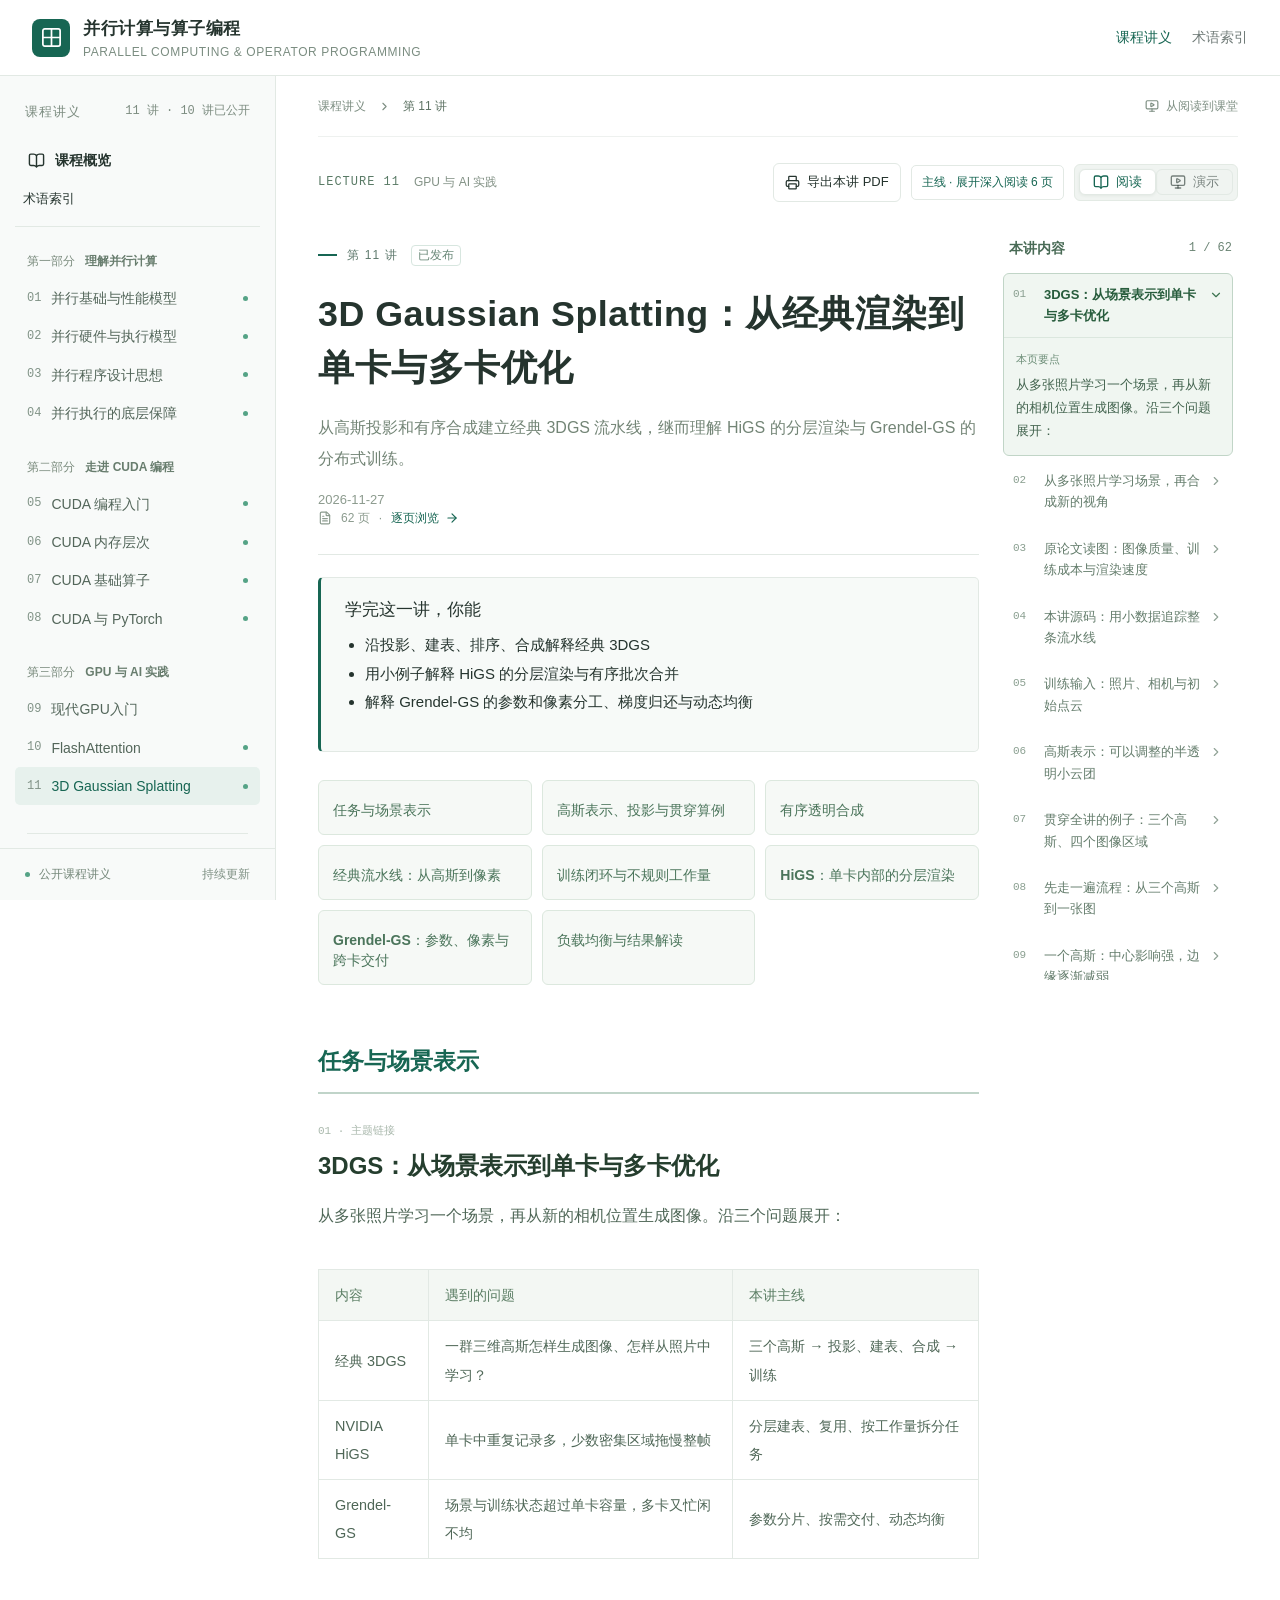
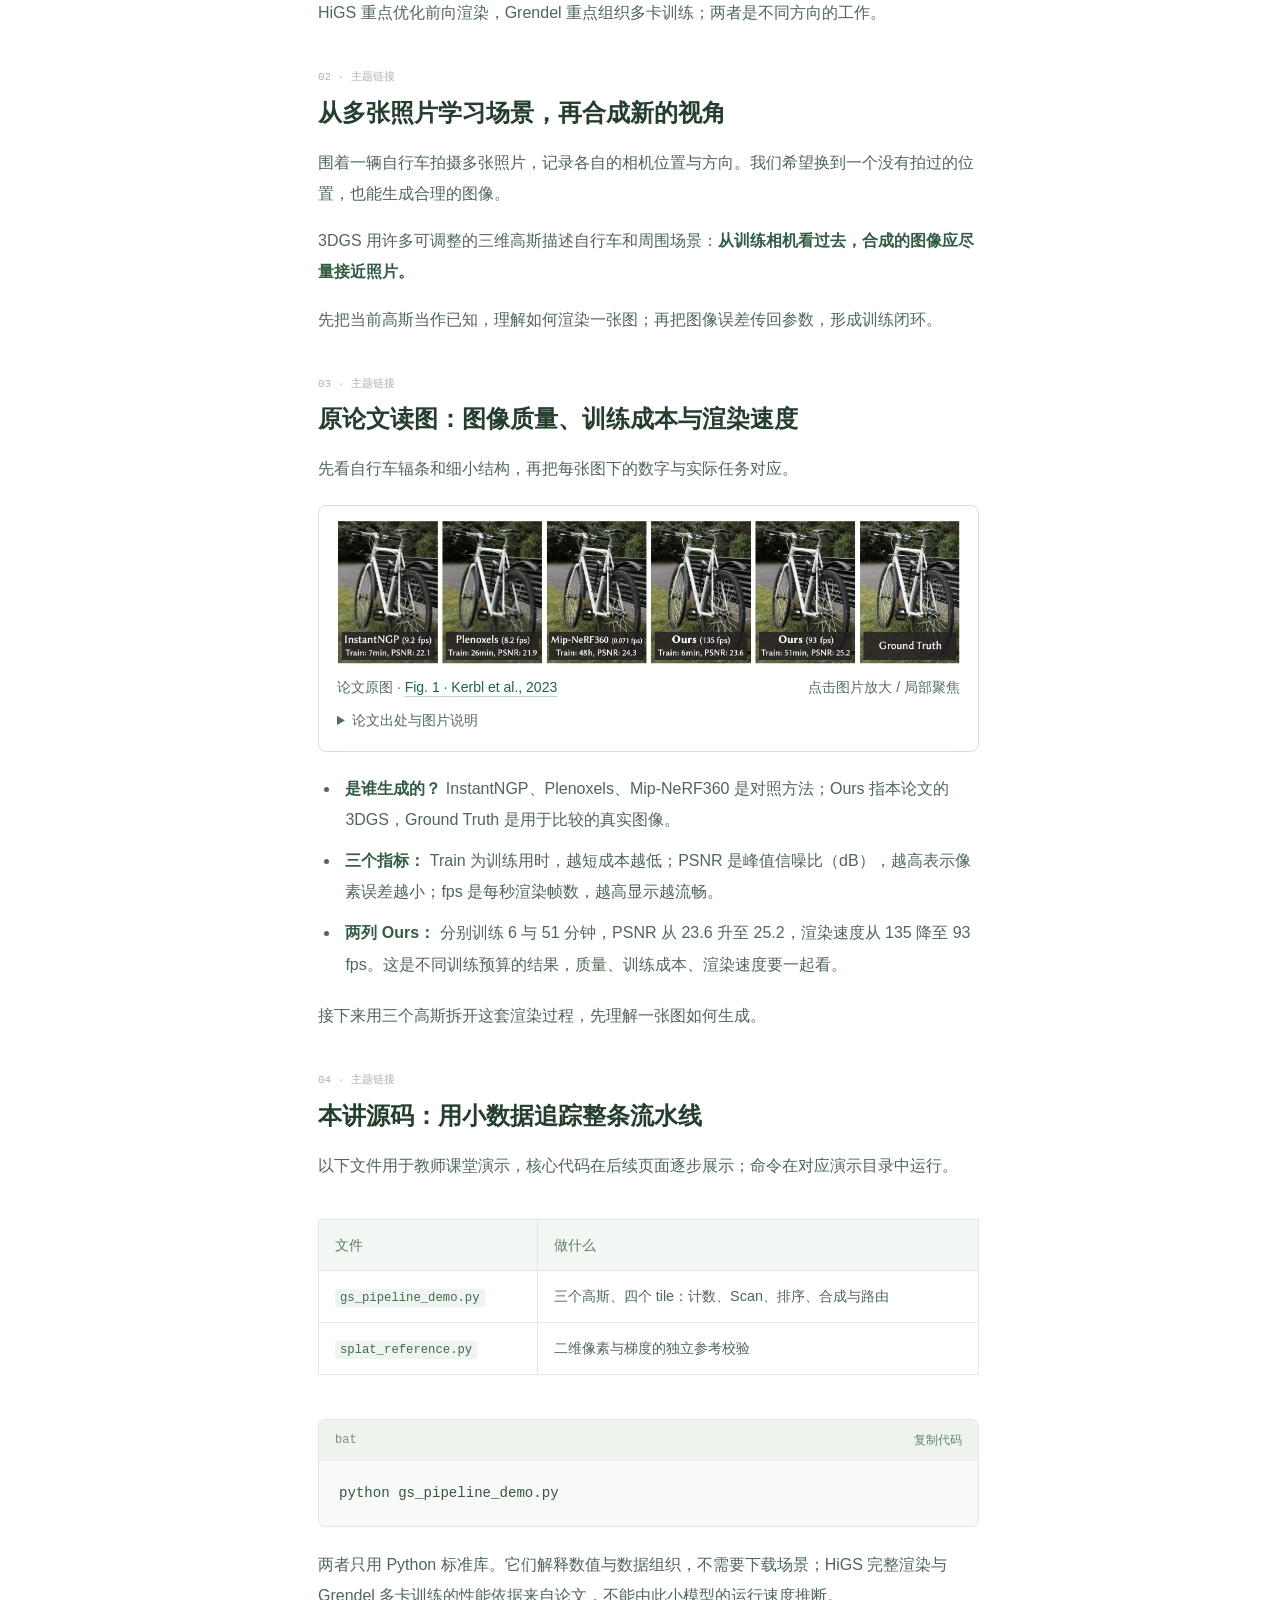
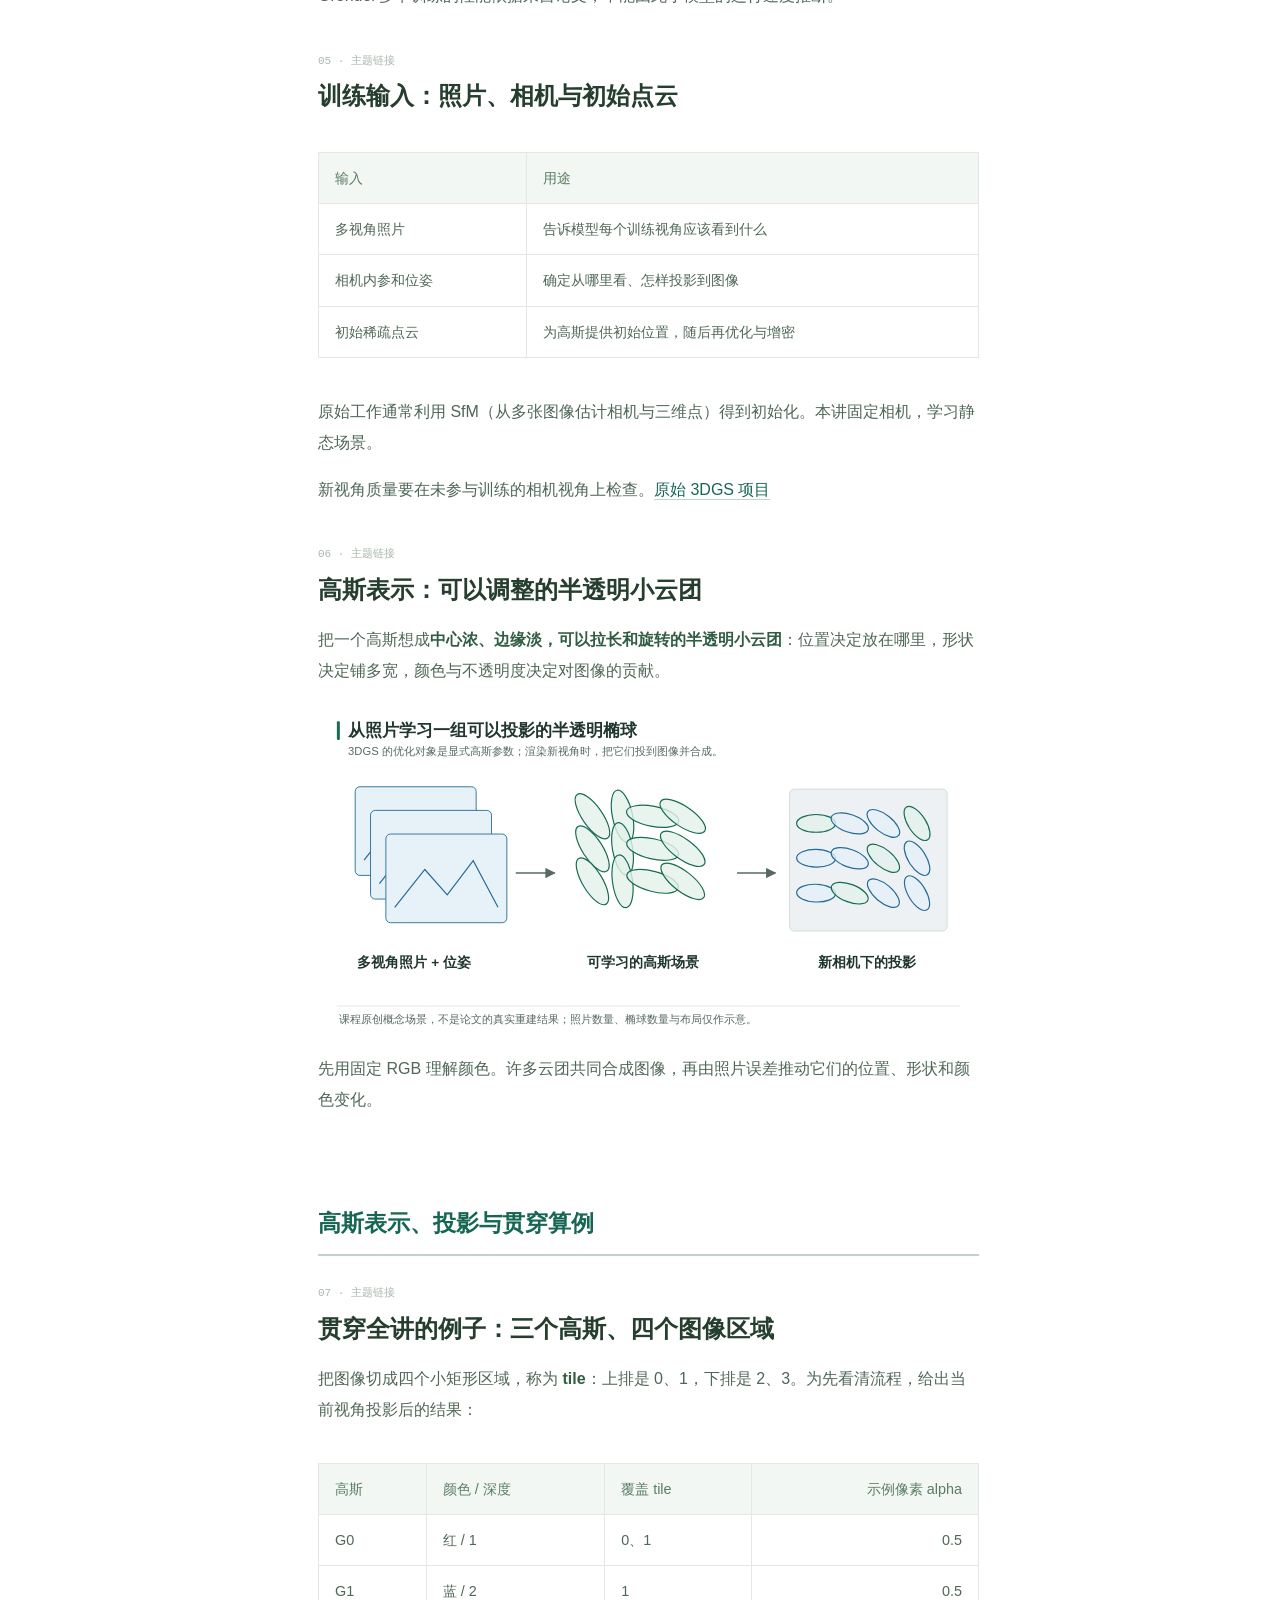
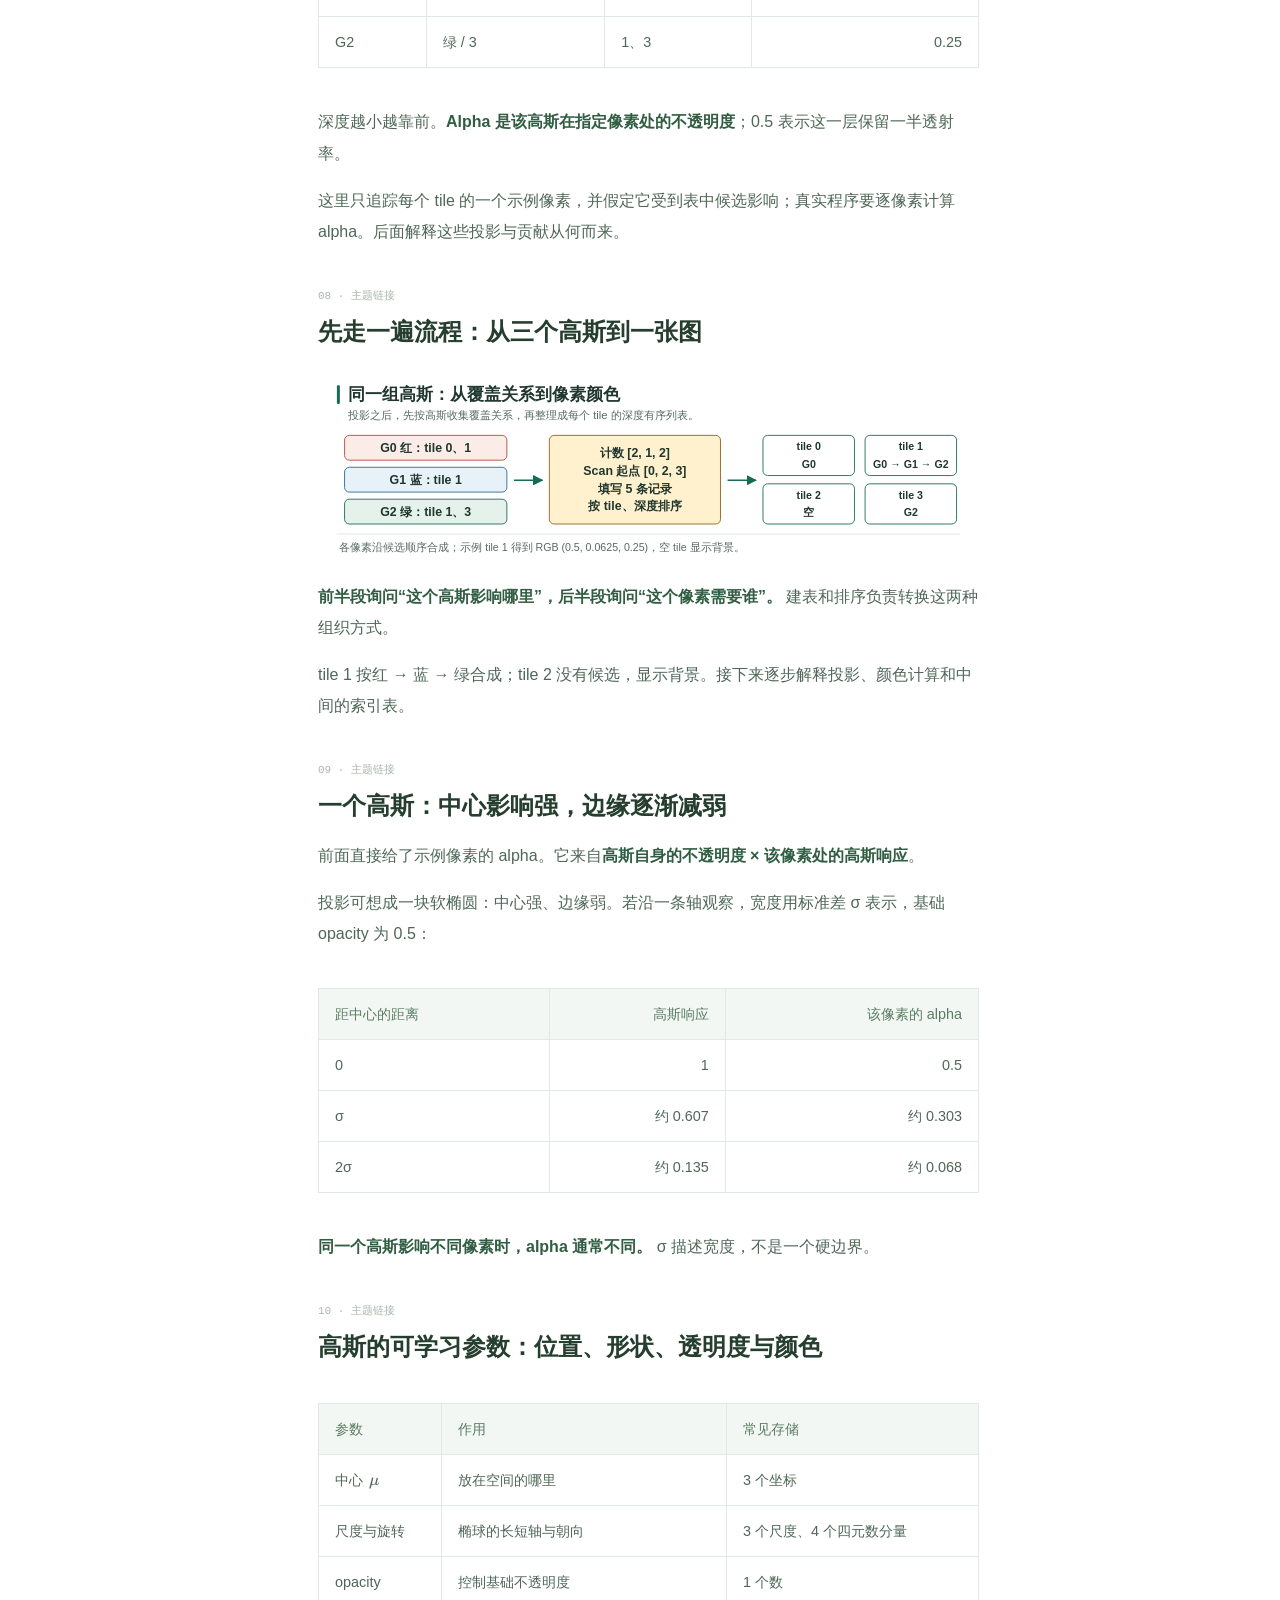
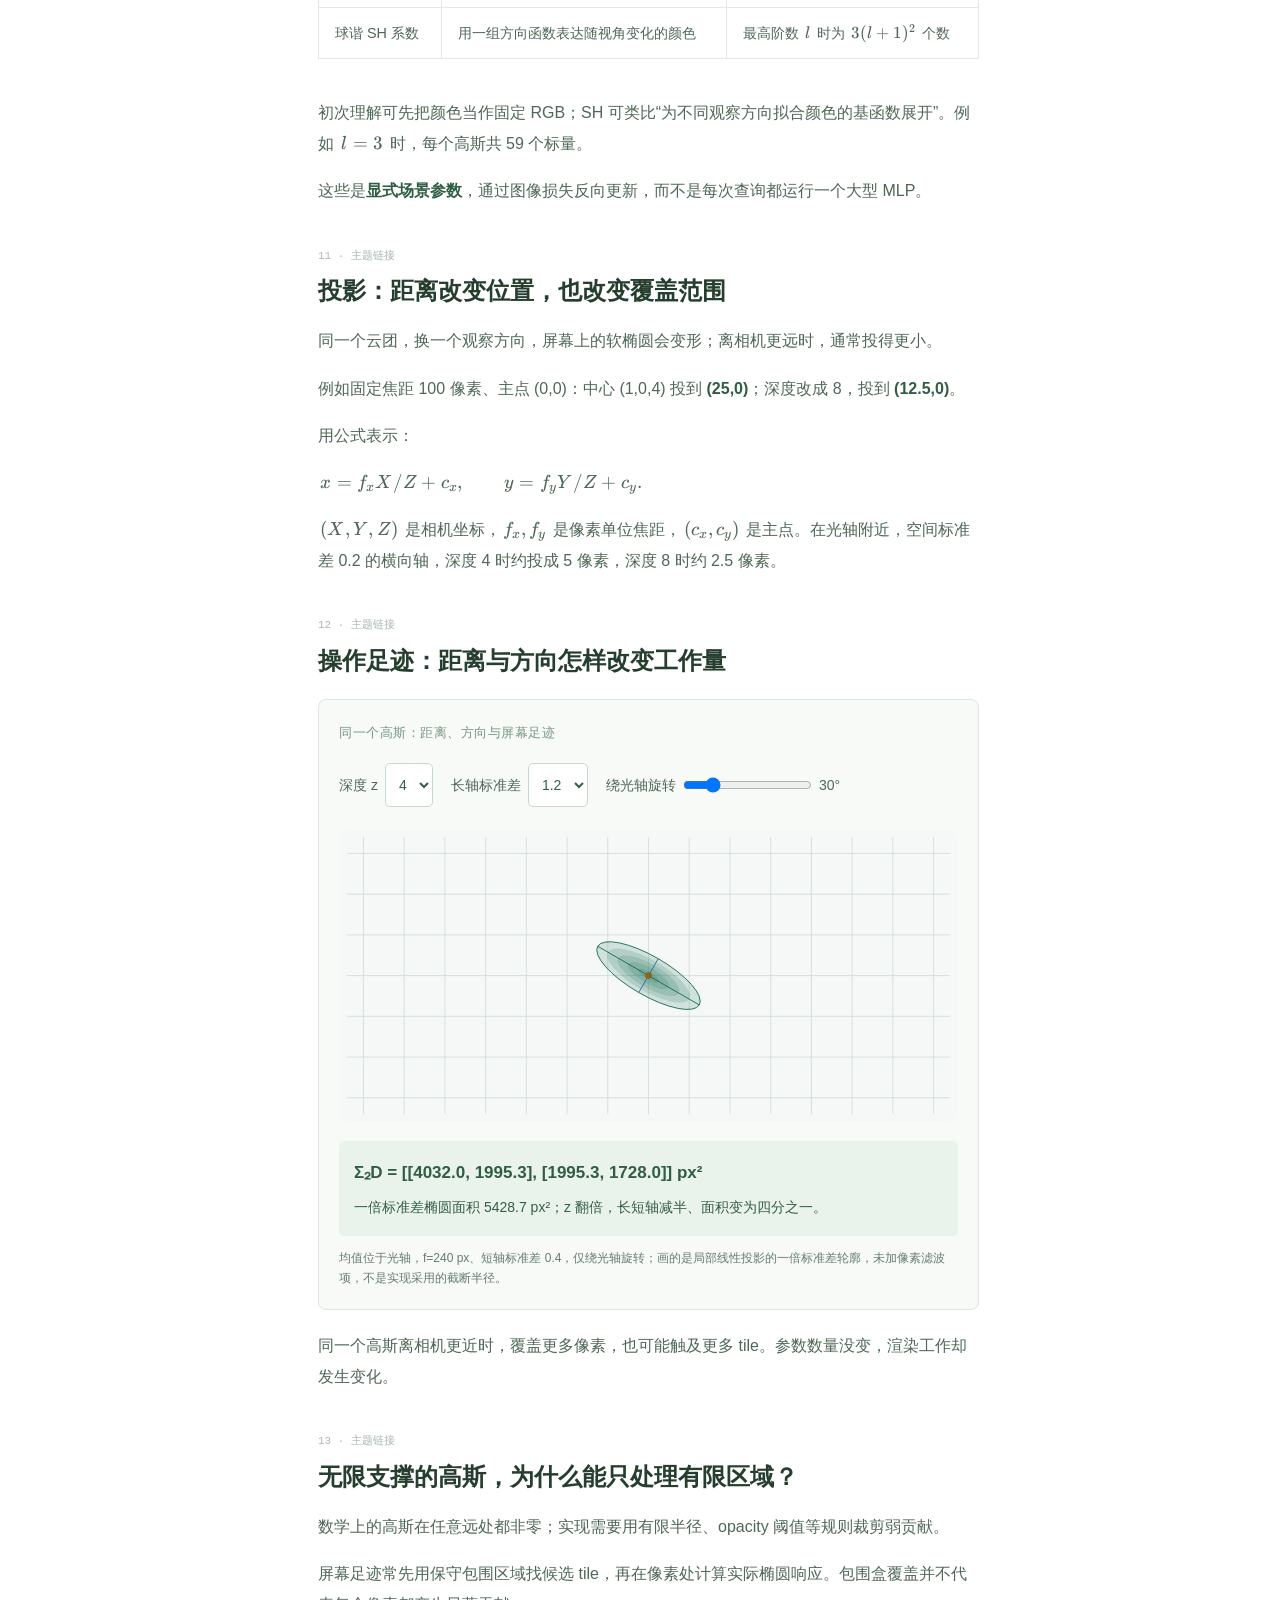
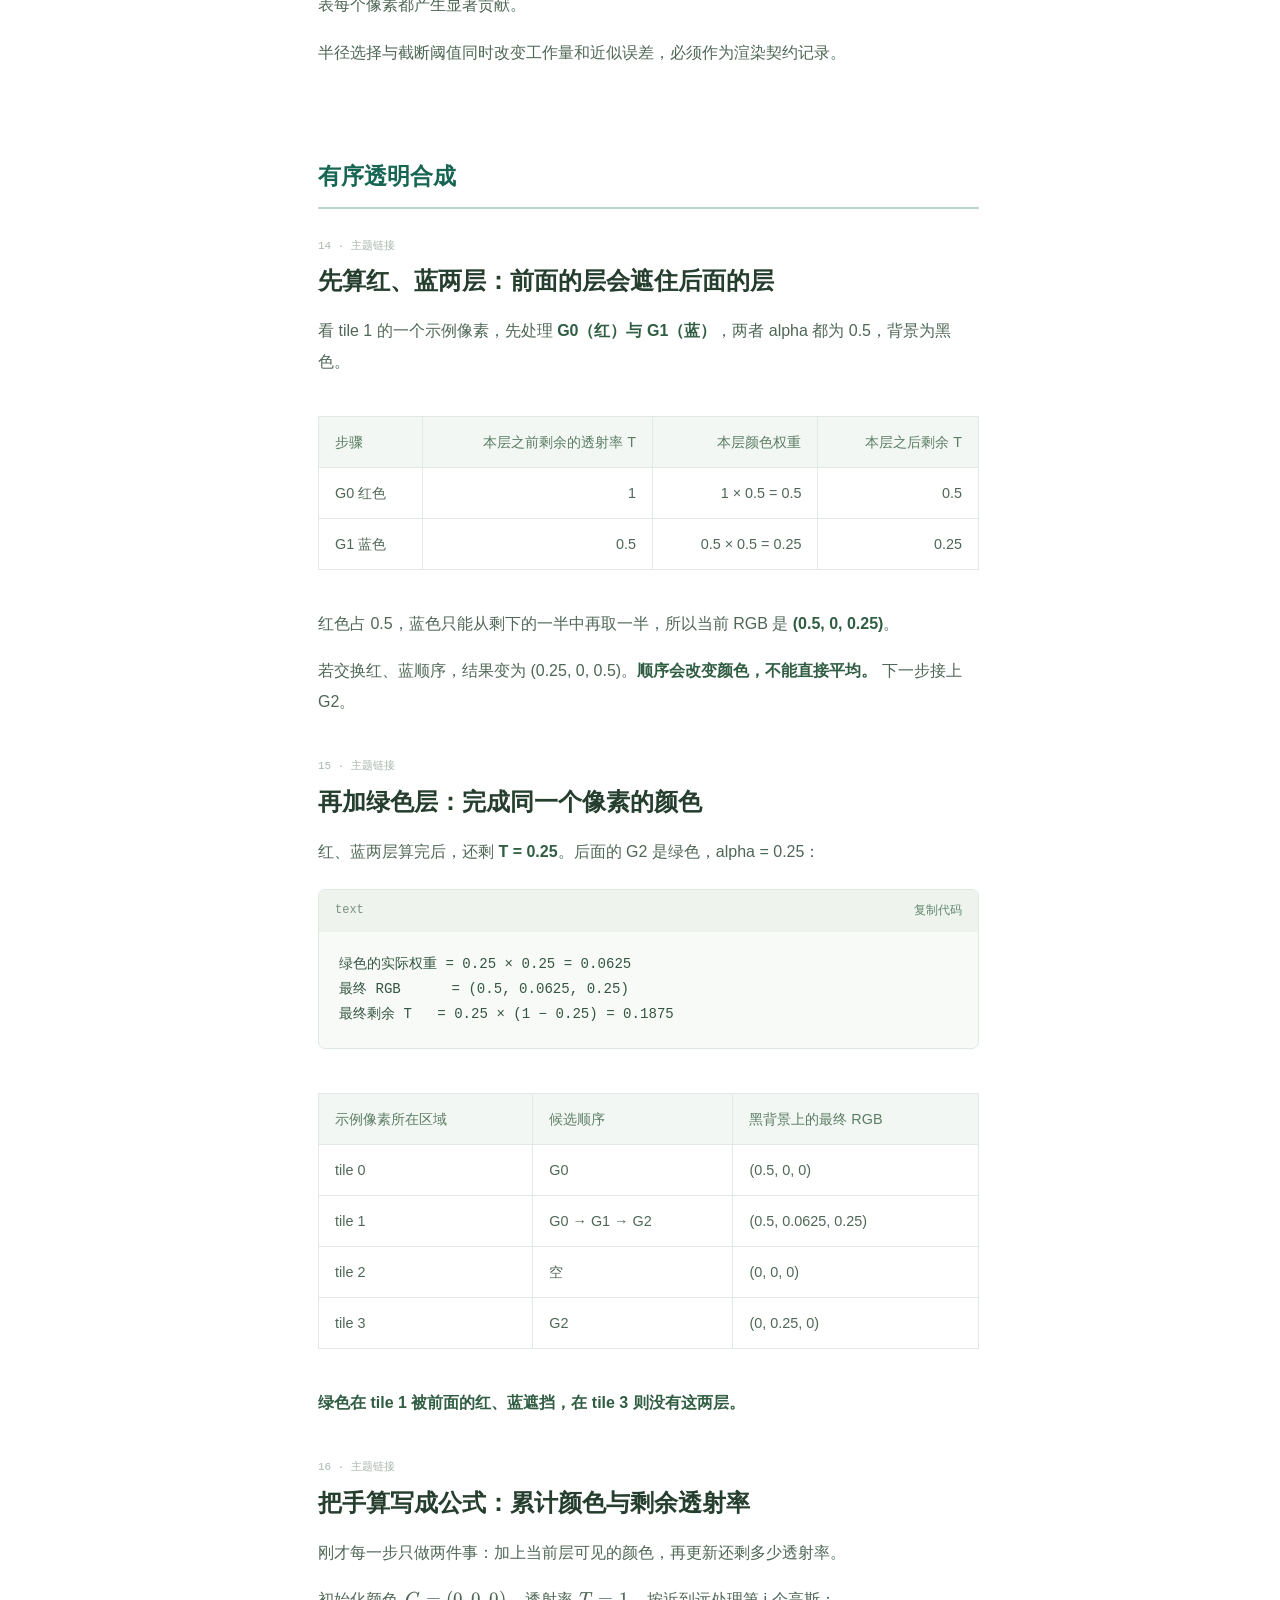
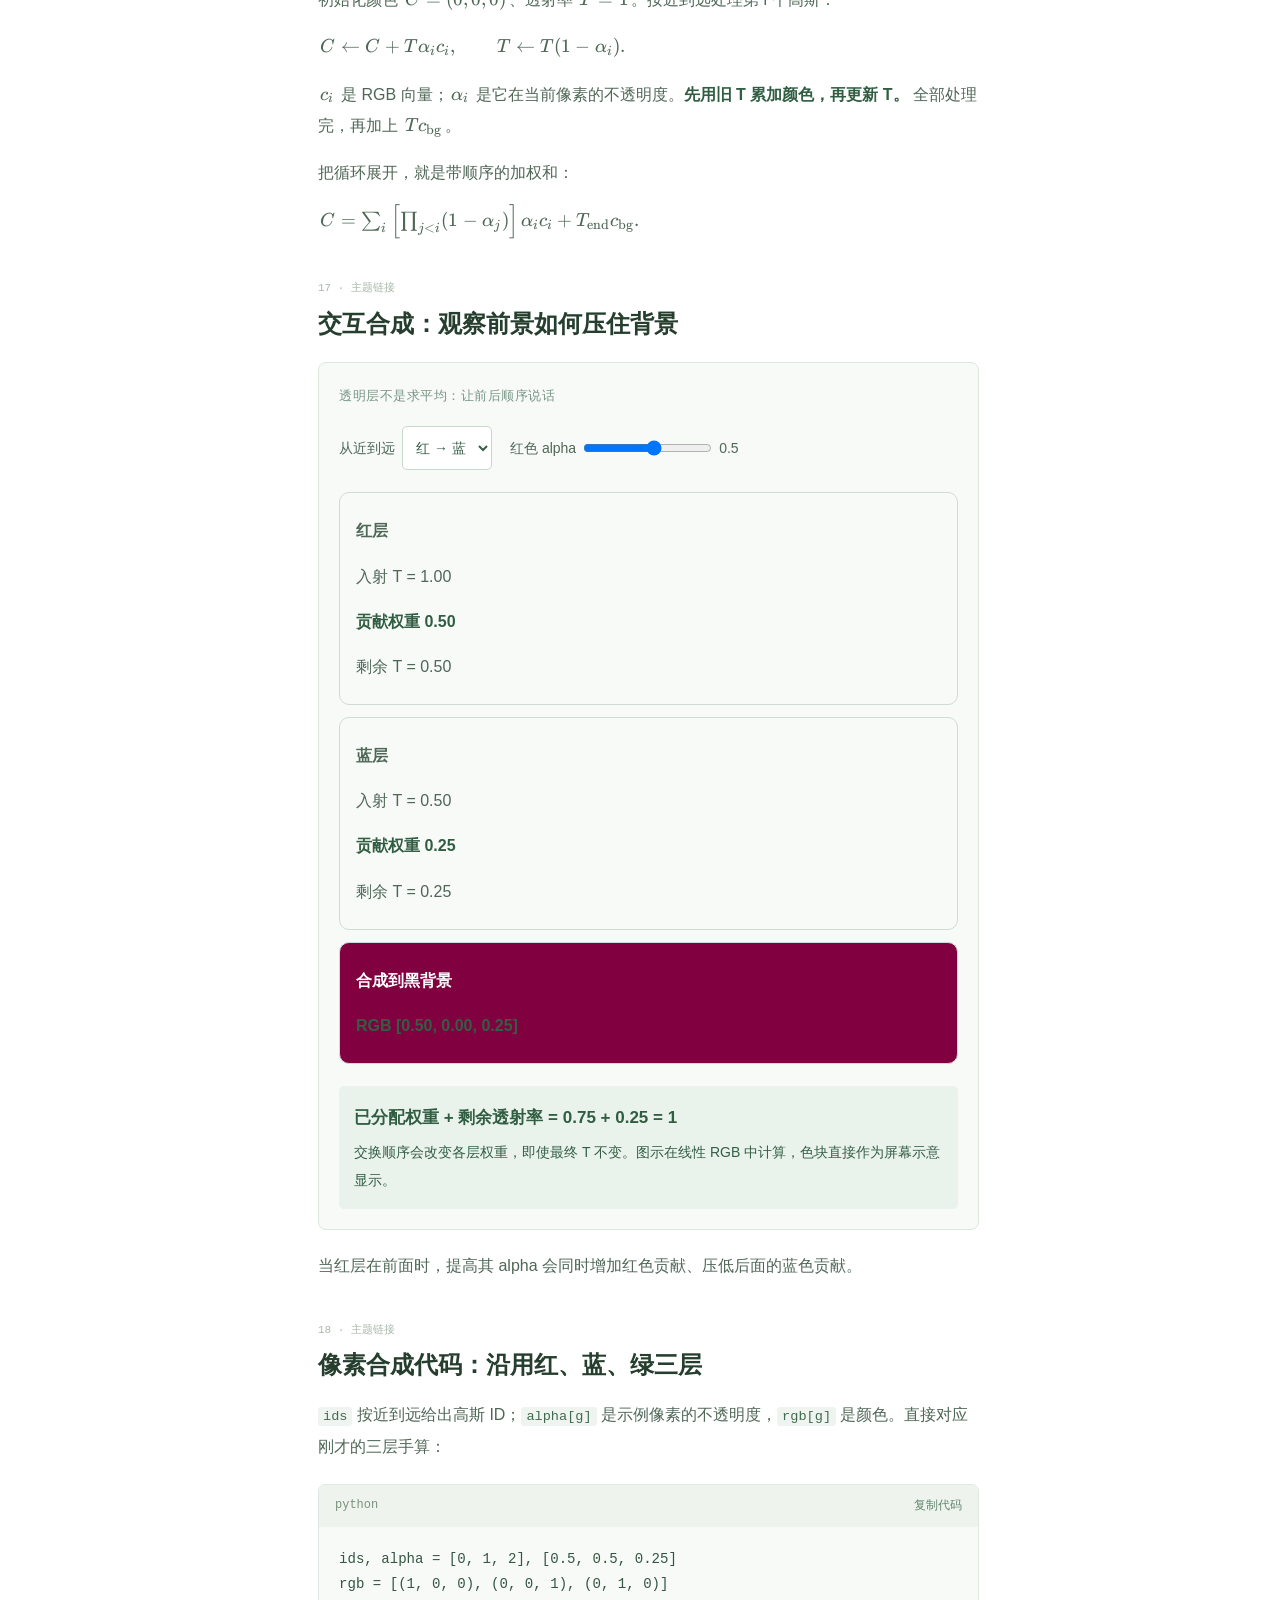
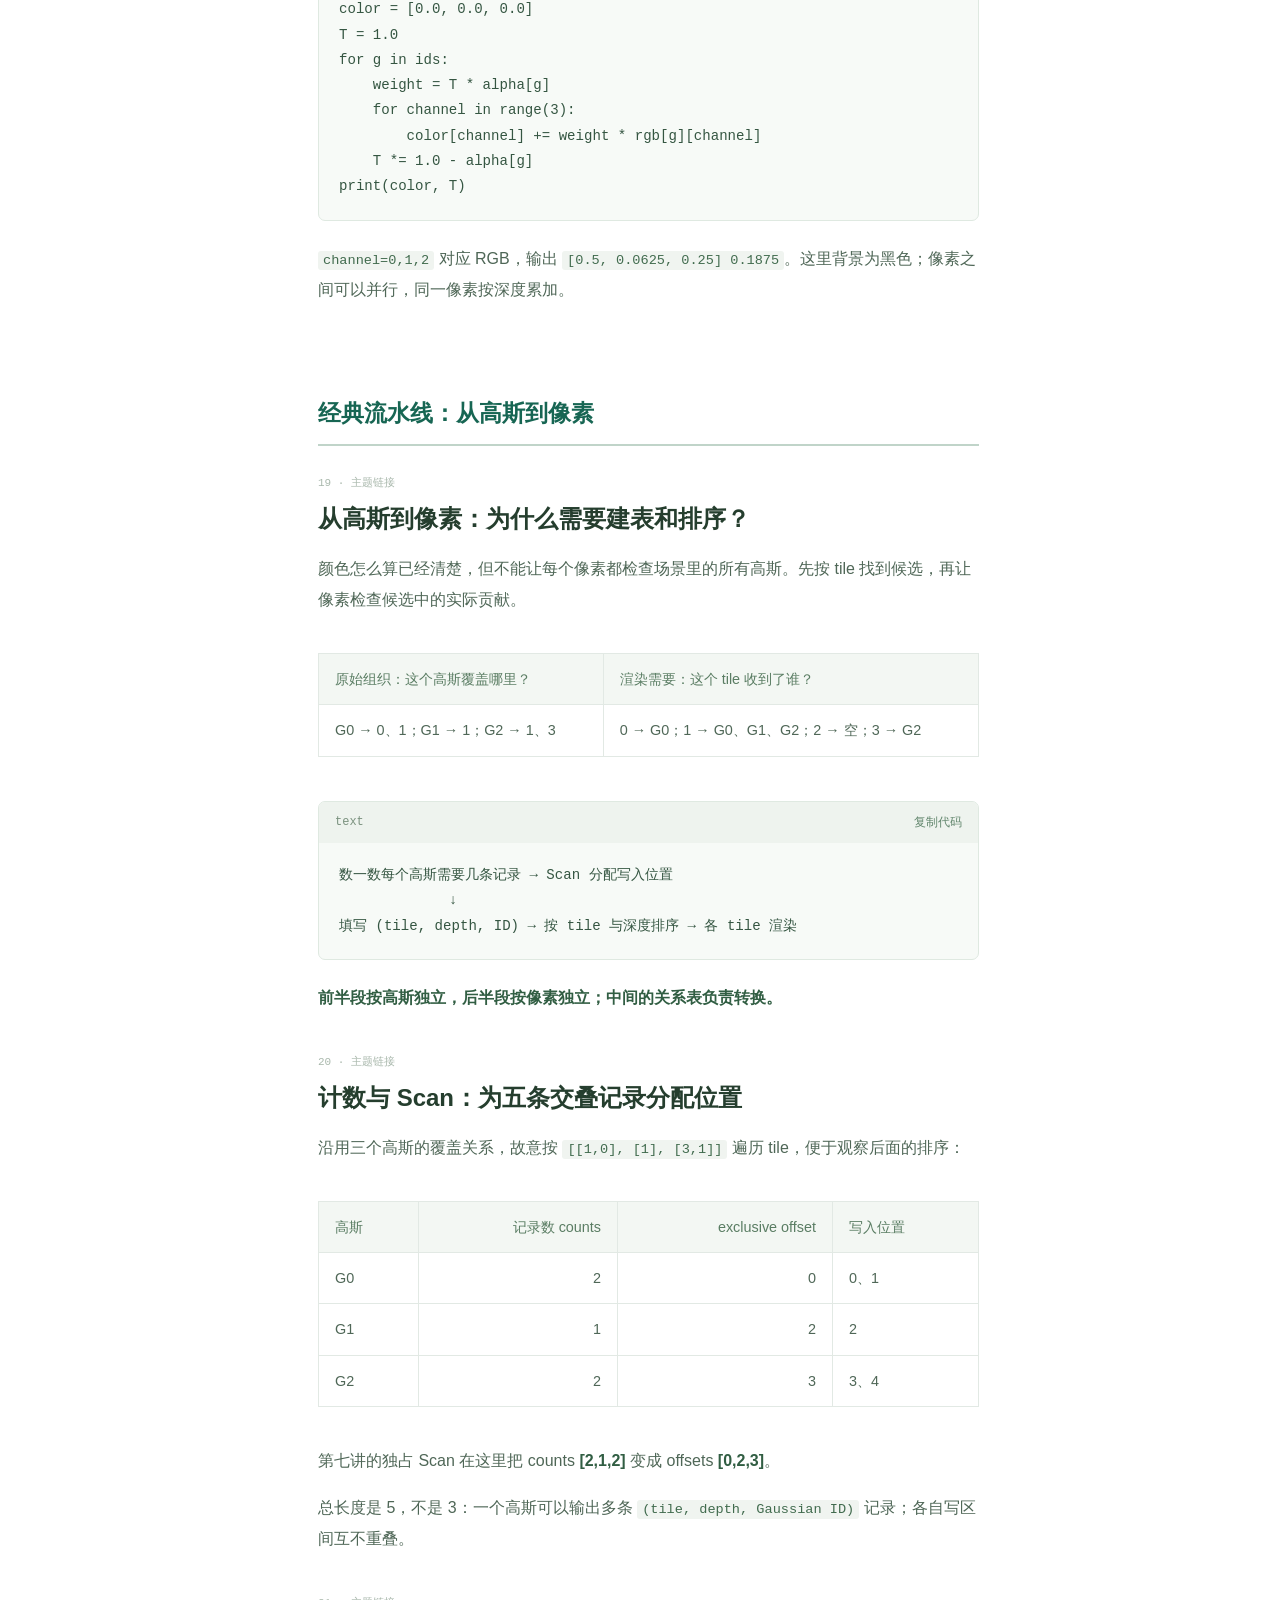
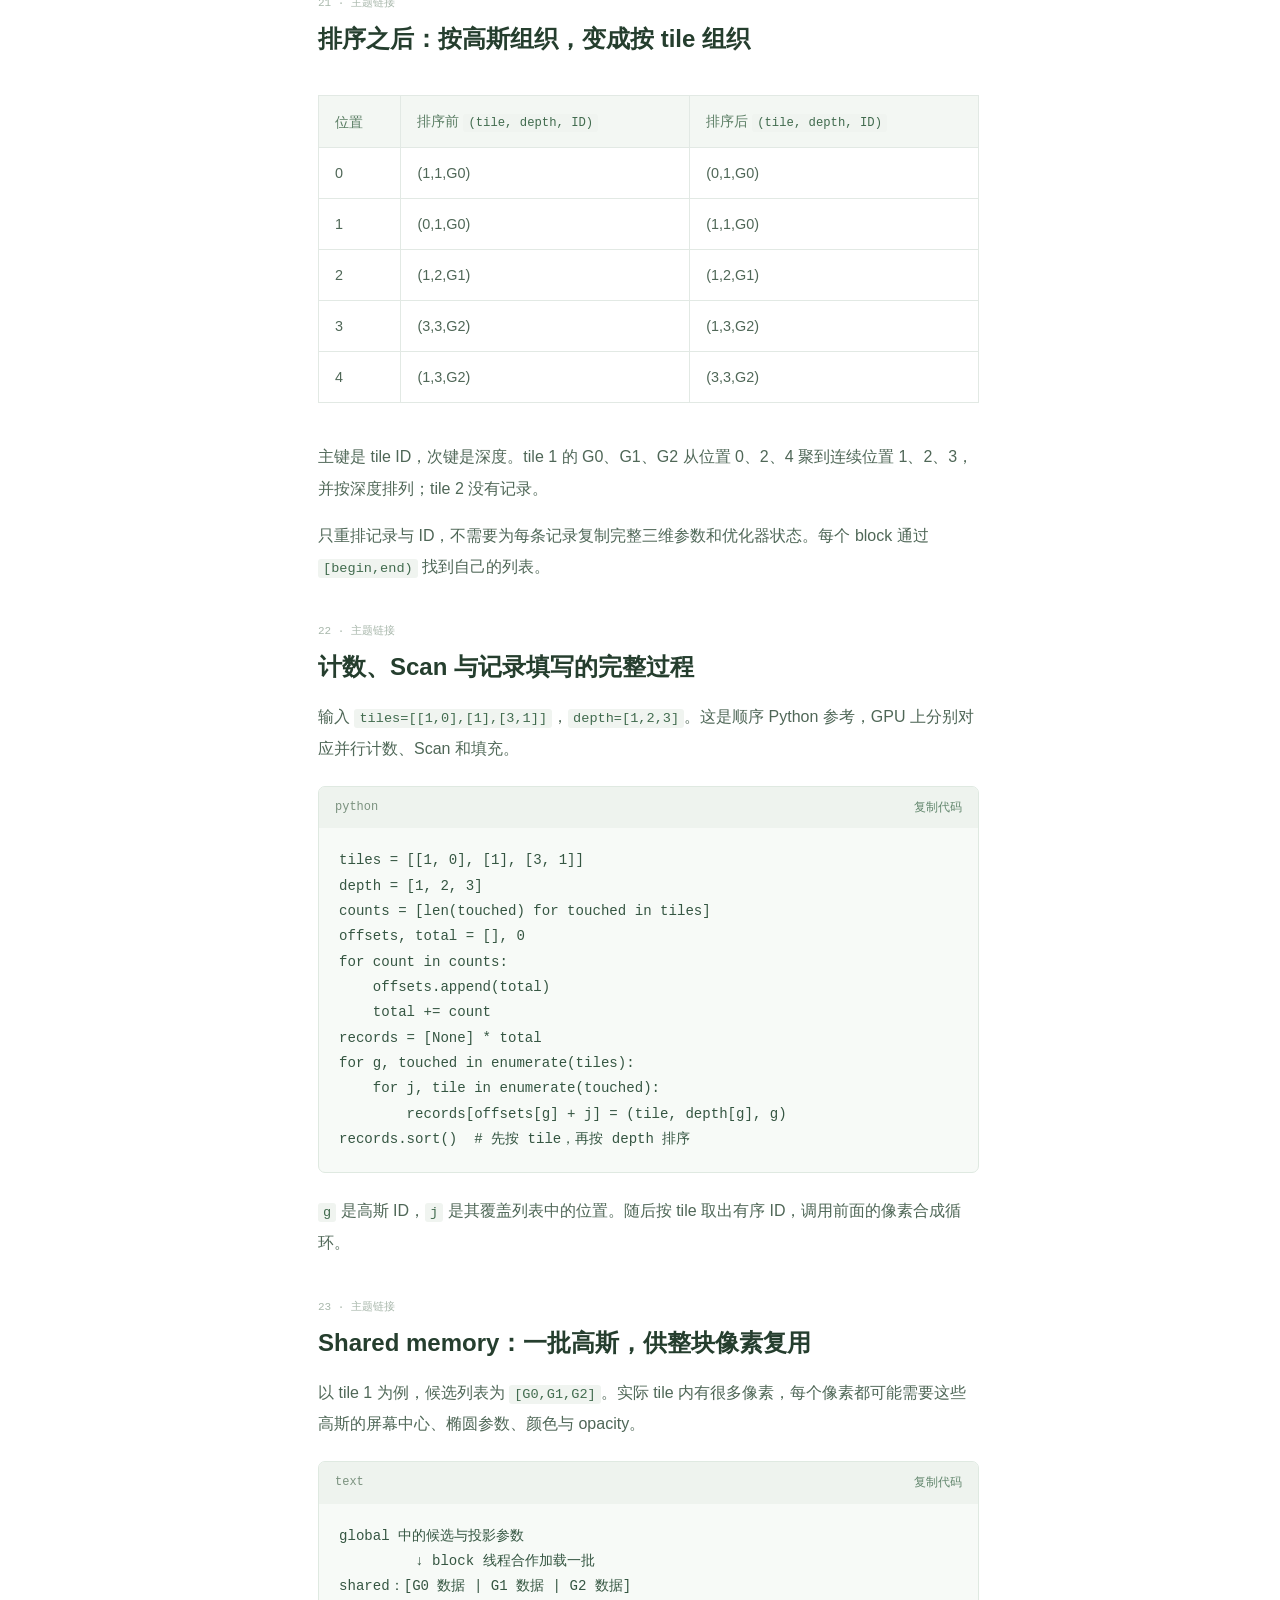
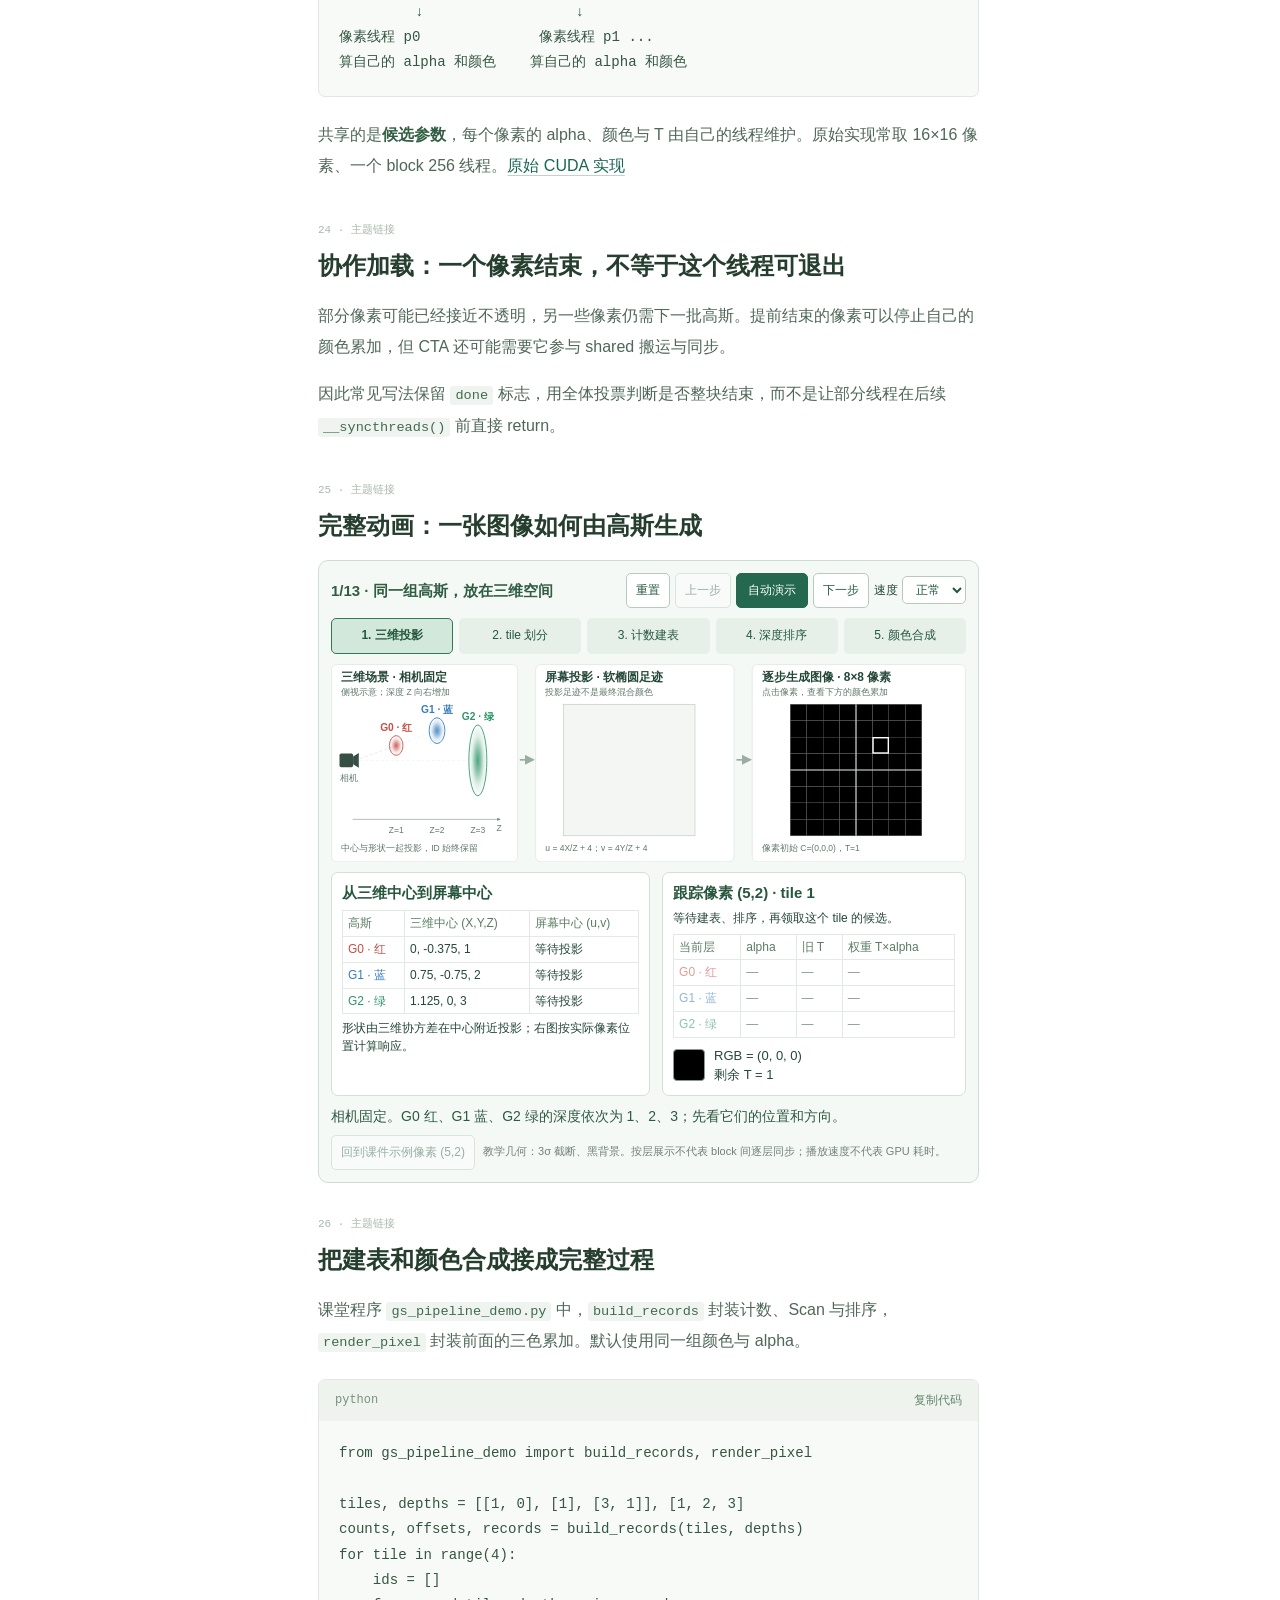
<file: site/lectures/11-gaussian-splatting/index.html>
<!doctype html>
<html lang="zh-CN"><head><meta charset="UTF-8"/><meta name="viewport" content="width=device-width, initial-scale=1.0"/><meta name="course-root" content="../../"/><meta name="course-route" content="/lectures/11-gaussian-splatting/"/><meta name="description" content="并行计算与算子编程课程讲义。阅读第一讲与第二讲：并行计算、性能模型、CPU/GPU硬件与执行模型。"/><title>3D Gaussian Splatting：从经典渲染到单卡与多卡优化 · 并行计算与算子编程</title><link rel="icon" type="image/svg+xml" href="../../favicon.svg"/>  <script type="module" crossorigin src="../../assets/index-Do3mmC7H.js"></script>
  <link rel="stylesheet" crossorigin href="../../assets/index-Bylqt7jZ.css">
</head><body><div id="root"><link rel="preload" as="image" href="../../materials/lectures/14/figures/gaussian-scene.svg"/><link rel="preload" as="image" href="../../materials/lectures/11/figures/gs-example-flow.svg"/><link rel="preload" as="image" href="../../materials/lectures/14/figures/gs-backward.svg"/><link rel="preload" as="image" href="../../materials/lectures/14/figures/gs-densification.svg"/><link rel="preload" as="image" href="../../materials/lectures/11/figures/higs-hierarchy.svg"/><link rel="preload" as="image" href="../../materials/lectures/11/figures/grendel-example-owners.svg"/><link rel="preload" as="image" href="../../materials/lectures/14/figures/grendel-load.svg"/><div data-slot="sidebar-wrapper" style="--sidebar-width:276px;--sidebar-width-icon:3rem" class="group/sidebar-wrapper flex min-h-svh w-full has-data-[variant=inset]:bg-sidebar course-app"><a class="skip-link" href="#main-content">跳转至正文</a><header class="site-header"><a href="../../" class="brand"><span class="brand-mark"><svg xmlns="http://www.w3.org/2000/svg" width="23" height="23" viewBox="0 0 24 24" fill="none" stroke="currentColor" stroke-width="1.8" stroke-linecap="round" stroke-linejoin="round" class="lucide lucide-grid2x2 lucide-grid-2x2" aria-hidden="true"><path d="M12 3v18"></path><path d="M3 12h18"></path><rect x="3" y="3" width="18" height="18" rx="2"></rect></svg></span><span>并行计算与算子编程<small>PARALLEL COMPUTING &amp; OPERATOR PROGRAMMING</small></span></a><nav class="header-nav" aria-label="网站导航"><a href="../../" class="current">课程讲义</a><a href="../../glossary/">术语索引</a><span class="institution"><svg xmlns="http://www.w3.org/2000/svg" width="17" height="17" viewBox="0 0 24 24" fill="none" stroke="currentColor" stroke-width="2" stroke-linecap="round" stroke-linejoin="round" class="lucide lucide-graduation-cap" aria-hidden="true"><path d="M21.42 10.922a1 1 0 0 0-.019-1.838L12.83 5.18a2 2 0 0 0-1.66 0L2.6 9.08a1 1 0 0 0 0 1.832l8.57 3.908a2 2 0 0 0 1.66 0z"></path><path d="M22 10v6"></path><path d="M6 12.5V16a6 3 0 0 0 12 0v-3.5"></path></svg>人工智能学院</span></nav></header><div class="group peer hidden text-sidebar-foreground md:block" data-state="expanded" data-collapsible="" data-variant="sidebar" data-side="left" data-slot="sidebar"><div data-slot="sidebar-gap" class="transition-[width] duration-200 ease-linear relative w-(--sidebar-width) bg-transparent group-data-[collapsible=offcanvas]:w-0 group-data-[side=right]:rotate-180 group-data-[collapsible=icon]:w-(--sidebar-width-icon)"></div><div data-slot="sidebar-container" data-side="left" class="fixed inset-y-0 z-10 hidden h-svh w-(--sidebar-width) transition-[left,right,width] duration-200 ease-linear data-[side=left]:left-0 data-[side=left]:group-data-[collapsible=offcanvas]:left-[calc(var(--sidebar-width)*-1)] data-[side=right]:right-0 data-[side=right]:group-data-[collapsible=offcanvas]:right-[calc(var(--sidebar-width)*-1)] md:flex group-data-[collapsible=icon]:w-(--sidebar-width-icon) group-data-[side=left]:border-r group-data-[side=right]:border-l course-sidebar"><div data-sidebar="sidebar" data-slot="sidebar-inner" class="bg-sidebar group-data-[variant=floating]:ring-sidebar-border group-data-[variant=floating]:rounded-lg group-data-[variant=floating]:shadow-sm group-data-[variant=floating]:ring-1 flex size-full flex-col"><div class="sidebar-heading">课程讲义 <span>11 讲 · 10 讲已公开</span></div><div data-slot="sidebar-content" data-sidebar="content" class="no-scrollbar gap-0 flex min-h-0 flex-1 flex-col overflow-auto group-data-[collapsible=icon]:overflow-hidden course-nav"><a href="../../" class="overview-link "><svg xmlns="http://www.w3.org/2000/svg" width="17" height="17" viewBox="0 0 24 24" fill="none" stroke="currentColor" stroke-width="2" stroke-linecap="round" stroke-linejoin="round" class="lucide lucide-book-open" aria-hidden="true"><path d="M12 5v16"></path><path d="M20.001 19A2 2 0 0022 17V5a2 2 0 00-1.999-2L16 3.002A5 5 0 0012 5a5 5 0 00-4-2H4a2 2 0 00-2 2v12a2 2 0 001.999 2H8a5 5 0 014 2 5 5 0 014-2z"></path></svg>课程概览</a><div class="learning-sidebar"><a href="../../glossary/">术语索引</a></div><div class="nav-part"><p>第<!-- -->一<!-- -->部分 <span>理解并行计算</span></p><a href="../../lectures/01-introduction/" class="lesson-link "><span class="lesson-number">01</span><span>并行基础与性能模型</span><i class="status-dot"></i></a><a href="../../lectures/02-execution-models/" class="lesson-link "><span class="lesson-number">02</span><span>并行硬件与执行模型</span><i class="status-dot"></i></a><a href="../../lectures/03-parallel-design/" class="lesson-link "><span class="lesson-number">03</span><span>并行程序设计思想</span><i class="status-dot"></i></a><a href="../../lectures/04-memory-synchronization/" class="lesson-link "><span class="lesson-number">04</span><span>并行执行的底层保障</span><i class="status-dot"></i></a></div><div class="nav-part"><p>第<!-- -->二<!-- -->部分 <span>走进 CUDA 编程</span></p><a href="../../lectures/05-cuda-introduction/" class="lesson-link "><span class="lesson-number">05</span><span>CUDA 编程入门</span><i class="status-dot"></i></a><a href="../../lectures/06-memory-hierarchy/" class="lesson-link "><span class="lesson-number">06</span><span>CUDA 内存层次</span><i class="status-dot"></i></a><a href="../../lectures/07-parallel-primitives/" class="lesson-link "><span class="lesson-number">07</span><span>CUDA 基础算子</span><i class="status-dot"></i></a><a href="../../lectures/08-dnns-on-gpus/" class="lesson-link "><span class="lesson-number">08</span><span>CUDA 与 PyTorch</span><i class="status-dot"></i></a></div><div class="nav-part"><p>第<!-- -->三<!-- -->部分 <span>GPU 与 AI 实践</span></p><a href="../../lectures/09-modern-architecture/" class="lesson-link "><span class="lesson-number">09</span><span>现代GPU入门</span></a><a href="../../lectures/10-flash-attention/" class="lesson-link "><span class="lesson-number">10</span><span>FlashAttention</span><i class="status-dot"></i></a><a href="../../lectures/11-gaussian-splatting/" aria-current="page" class="lesson-link active"><span class="lesson-number">11</span><span>3D Gaussian Splatting</span><i class="status-dot"></i></a></div><a href="../../#resources" class="sidebar-resource">参考资料 <svg xmlns="http://www.w3.org/2000/svg" width="15" height="15" viewBox="0 0 24 24" fill="none" stroke="currentColor" stroke-width="2" stroke-linecap="round" stroke-linejoin="round" class="lucide lucide-arrow-up-right" aria-hidden="true"><path d="M7 7h10v10"></path><path d="M7 17 17 7"></path></svg></a></div><div class="sidebar-footer"><span class="status-dot"></span>公开课程讲义 <span>持续更新</span></div></div></div></div><div class="site-body"><div class="breadcrumb"><div><button class="icon-button mobile-menu" aria-label="打开课程目录"><svg xmlns="http://www.w3.org/2000/svg" width="20" height="20" viewBox="0 0 24 24" fill="none" stroke="currentColor" stroke-width="2" stroke-linecap="round" stroke-linejoin="round" class="lucide lucide-menu" aria-hidden="true"><path d="M4 5h16"></path><path d="M4 12h16"></path><path d="M4 19h16"></path></svg></button><a href="../../">课程讲义</a><svg xmlns="http://www.w3.org/2000/svg" width="13" height="13" viewBox="0 0 24 24" fill="none" stroke="currentColor" stroke-width="2" stroke-linecap="round" stroke-linejoin="round" class="lucide lucide-chevron-right" aria-hidden="true"><path d="m9 18 6-6-6-6"></path></svg><span>第 11 讲</span></div><span class="breadcrumb-note"><svg xmlns="http://www.w3.org/2000/svg" width="14" height="14" viewBox="0 0 24 24" fill="none" stroke="currentColor" stroke-width="2" stroke-linecap="round" stroke-linejoin="round" class="lucide lucide-monitor-play" aria-hidden="true"><path d="M15.033 9.44a.647.647 0 0 1 0 1.12l-4.065 2.352a.645.645 0 0 1-.968-.56V7.648a.645.645 0 0 1 .967-.56z"></path><path d="M12 17v4"></path><path d="M8 21h8"></path><rect x="2" y="3" width="20" height="14" rx="2"></rect></svg>从阅读到课堂</span></div><div class="lecture-workspace " data-lecture="11-gaussian-splatting"><div data-orientation="horizontal" data-activation-direction="none" data-slot="tabs" class="group/tabs flex gap-2 data-horizontal:flex-col"><div class="lecture-toolbar"><div class="lecture-location"><span>LECTURE <!-- -->11</span><span>GPU 与 AI 实践</span></div><div class="lecture-tools"><a href="../../lectures/11-gaussian-splatting/?mode=print" class="lecture-export-button" target="_blank" rel="noopener noreferrer"><svg xmlns="http://www.w3.org/2000/svg" width="15" height="15" viewBox="0 0 24 24" fill="none" stroke="currentColor" stroke-width="2" stroke-linecap="round" stroke-linejoin="round" class="lucide lucide-printer" aria-hidden="true"><path d="M6 18H4a2 2 0 0 1-2-2v-5a2 2 0 0 1 2-2h16a2 2 0 0 1 2 2v5a2 2 0 0 1-2 2h-2"></path><path d="M6 9V3a1 1 0 0 1 1-1h10a1 1 0 0 1 1 1v6"></path><rect x="6" y="14" width="12" height="8" rx="1"></rect></svg>导出本讲 PDF</a><button class="mobile-contents-button"><svg xmlns="http://www.w3.org/2000/svg" width="15" height="15" viewBox="0 0 24 24" fill="none" stroke="currentColor" stroke-width="2" stroke-linecap="round" stroke-linejoin="round" class="lucide lucide-grid2x2 lucide-grid-2x2" aria-hidden="true"><path d="M12 3v18"></path><path d="M3 12h18"></path><rect x="3" y="3" width="18" height="18" rx="2"></rect></svg>本讲内容</button><button class="reading-path-button" aria-pressed="false">主线 · 展开深入阅读 6 页</button><div data-orientation="horizontal" data-activation-direction="none" role="tablist" data-slot="tabs-list" data-variant="default" aria-label="讲义显示模式" class="group/tabs-list inline-flex w-fit items-center justify-center rounded-lg p-[3px] text-muted-foreground group-data-horizontal/tabs:h-8 group-data-vertical/tabs:h-fit group-data-vertical/tabs:flex-col data-[variant=line]:rounded-none bg-muted mode-tabs"><button type="button" data-active="" data-orientation="horizontal" data-activation-direction="none" aria-disabled="false" tabindex="-1" role="tab" aria-selected="true" id="base-ui-_R_p5k_" data-composite-item-active="" data-slot="tabs-trigger" class="relative inline-flex h-[calc(100%-1px)] flex-1 items-center justify-center gap-1.5 rounded-md border border-transparent px-1.5 py-0.5 text-sm font-medium whitespace-nowrap text-foreground/60 transition-all group-data-vertical/tabs:w-full group-data-vertical/tabs:justify-start hover:text-foreground focus-visible:border-ring focus-visible:ring-[3px] focus-visible:ring-ring/50 focus-visible:outline-1 focus-visible:outline-ring disabled:pointer-events-none disabled:opacity-50 has-data-[icon=inline-end]:pr-1 has-data-[icon=inline-start]:pl-1 aria-disabled:pointer-events-none aria-disabled:opacity-50 dark:text-muted-foreground dark:hover:text-foreground group-data-[variant=default]/tabs-list:data-active:shadow-sm group-data-[variant=line]/tabs-list:data-active:shadow-none [&amp;_svg]:pointer-events-none [&amp;_svg]:shrink-0 [&amp;_svg:not([class*=&#x27;size-&#x27;])]:size-4 group-data-[variant=line]/tabs-list:bg-transparent group-data-[variant=line]/tabs-list:data-active:bg-transparent dark:group-data-[variant=line]/tabs-list:data-active:border-transparent dark:group-data-[variant=line]/tabs-list:data-active:bg-transparent data-active:bg-background data-active:text-foreground dark:data-active:border-input dark:data-active:bg-input/30 dark:data-active:text-foreground after:absolute after:bg-foreground after:opacity-0 after:transition-opacity group-data-horizontal/tabs:after:inset-x-0 group-data-horizontal/tabs:after:bottom-[-5px] group-data-horizontal/tabs:after:h-0.5 group-data-vertical/tabs:after:inset-y-0 group-data-vertical/tabs:after:-right-1 group-data-vertical/tabs:after:w-0.5 group-data-[variant=line]/tabs-list:data-active:after:opacity-100"><svg xmlns="http://www.w3.org/2000/svg" width="15" height="15" viewBox="0 0 24 24" fill="none" stroke="currentColor" stroke-width="2" stroke-linecap="round" stroke-linejoin="round" class="lucide lucide-book-open" aria-hidden="true"><path d="M12 5v16"></path><path d="M20.001 19A2 2 0 0022 17V5a2 2 0 00-1.999-2L16 3.002A5 5 0 0012 5a5 5 0 00-4-2H4a2 2 0 00-2 2v12a2 2 0 001.999 2H8a5 5 0 014 2 5 5 0 014-2z"></path></svg>阅读</button><button type="button" data-orientation="horizontal" data-activation-direction="none" aria-disabled="false" tabindex="-1" role="tab" aria-selected="false" id="base-ui-_R_195k_" data-slot="tabs-trigger" class="relative inline-flex h-[calc(100%-1px)] flex-1 items-center justify-center gap-1.5 rounded-md border border-transparent px-1.5 py-0.5 text-sm font-medium whitespace-nowrap text-foreground/60 transition-all group-data-vertical/tabs:w-full group-data-vertical/tabs:justify-start hover:text-foreground focus-visible:border-ring focus-visible:ring-[3px] focus-visible:ring-ring/50 focus-visible:outline-1 focus-visible:outline-ring disabled:pointer-events-none disabled:opacity-50 has-data-[icon=inline-end]:pr-1 has-data-[icon=inline-start]:pl-1 aria-disabled:pointer-events-none aria-disabled:opacity-50 dark:text-muted-foreground dark:hover:text-foreground group-data-[variant=default]/tabs-list:data-active:shadow-sm group-data-[variant=line]/tabs-list:data-active:shadow-none [&amp;_svg]:pointer-events-none [&amp;_svg]:shrink-0 [&amp;_svg:not([class*=&#x27;size-&#x27;])]:size-4 group-data-[variant=line]/tabs-list:bg-transparent group-data-[variant=line]/tabs-list:data-active:bg-transparent dark:group-data-[variant=line]/tabs-list:data-active:border-transparent dark:group-data-[variant=line]/tabs-list:data-active:bg-transparent data-active:bg-background data-active:text-foreground dark:data-active:border-input dark:data-active:bg-input/30 dark:data-active:text-foreground after:absolute after:bg-foreground after:opacity-0 after:transition-opacity group-data-horizontal/tabs:after:inset-x-0 group-data-horizontal/tabs:after:bottom-[-5px] group-data-horizontal/tabs:after:h-0.5 group-data-vertical/tabs:after:inset-y-0 group-data-vertical/tabs:after:-right-1 group-data-vertical/tabs:after:w-0.5 group-data-[variant=line]/tabs-list:data-active:after:opacity-100"><svg xmlns="http://www.w3.org/2000/svg" width="15" height="15" viewBox="0 0 24 24" fill="none" stroke="currentColor" stroke-width="2" stroke-linecap="round" stroke-linejoin="round" class="lucide lucide-monitor-play" aria-hidden="true"><path d="M15.033 9.44a.647.647 0 0 1 0 1.12l-4.065 2.352a.645.645 0 0 1-.968-.56V7.648a.645.645 0 0 1 .967-.56z"></path><path d="M12 17v4"></path><path d="M8 21h8"></path><rect x="2" y="3" width="20" height="14" rx="2"></rect></svg>演示</button></div></div></div><div data-orientation="horizontal" data-activation-direction="none" id="base-ui-_R_9k_" role="tabpanel" tabindex="0" data-index="-1" data-slot="tabs-content" class="flex-1 text-sm outline-none"><div class="lecture-reading-layout"><main id="main-content" class="lecture-article"><header class="lecture-title"><div class="eyebrow"><span class="green-rule"></span>第 <!-- -->11<!-- --> 讲 <span class="outline-tag">已发布</span></div><h1>3D Gaussian Splatting：从经典渲染到单卡与多卡优化</h1><p>从高斯投影和有序合成建立经典 3DGS 流水线，继而理解 HiGS 的分层渲染与 Grendel-GS 的分布式训练。</p><time dateTime="2026-11-27">2026-11-27</time><div class="article-metadata"><svg xmlns="http://www.w3.org/2000/svg" width="14" height="14" viewBox="0 0 24 24" fill="none" stroke="currentColor" stroke-width="2" stroke-linecap="round" stroke-linejoin="round" class="lucide lucide-file-text" aria-hidden="true"><path d="M6 22a2 2 0 0 1-2-2V4a2 2 0 0 1 2-2h8a2.4 2.4 0 0 1 1.704.706l3.588 3.588A2.4 2.4 0 0 1 20 8v12a2 2 0 0 1-2 2z"></path><path d="M14 2v5a1 1 0 0 0 1 1h5"></path><path d="M10 9H8"></path><path d="M16 13H8"></path><path d="M16 17H8"></path></svg>62<!-- --> 页 <span>·</span><button>逐页浏览 <svg xmlns="http://www.w3.org/2000/svg" width="14" height="14" viewBox="0 0 24 24" fill="none" stroke="currentColor" stroke-width="2" stroke-linecap="round" stroke-linejoin="round" class="lucide lucide-arrow-right" aria-hidden="true"><path d="M5 12h14"></path><path d="m12 5 7 7-7 7"></path></svg></button></div></header><section class="learning-overview" aria-label="学习目标"><h2>学完这一讲，你能</h2><ul><li>沿投影、建表、排序、合成解释经典 3DGS</li><li>用小例子解释 HiGS 的分层渲染与有序批次合并</li><li>解释 Grendel-GS 的参数和像素分工、梯度归还与动态均衡</li></ul></section><nav class="section-overview" aria-label="本讲主题导航"><a href="#gs-roadmap"><strong>任务与场景表示</strong></a><a href="#gs-fixed-scene"><strong>高斯表示、投影与贯穿算例</strong></a><a href="#topic-cd5c284b3b"><strong>有序透明合成</strong></a><a href="#topic-14cb2592dc"><strong>经典流水线：从高斯到像素</strong></a><a href="#gs-training-step"><strong>训练闭环与不规则工作量</strong></a><a href="#higs"><strong>HiGS：单卡内部的分层渲染</strong></a><a href="#grendel"><strong>Grendel-GS：参数、像素与跨卡交付</strong></a><a href="#topic-9742372cc8"><strong>负载均衡与结果解读</strong></a></nav><section class="reading-topic "><h2 class="reading-topic-heading">任务与场景表示</h2><section id="gs-roadmap" class="article-section"><div class="article-section-label"><a href="#gs-roadmap" title="此主题的稳定链接">01<!-- --> · 主题链接</a><button aria-label="从第 1 页开始浏览"><svg xmlns="http://www.w3.org/2000/svg" width="14" height="14" viewBox="0 0 24 24" fill="none" stroke="currentColor" stroke-width="2" stroke-linecap="round" stroke-linejoin="round" class="lucide lucide-monitor-play" aria-hidden="true"><path d="M15.033 9.44a.647.647 0 0 1 0 1.12l-4.065 2.352a.645.645 0 0 1-.968-.56V7.648a.645.645 0 0 1 .967-.56z"></path><path d="M12 17v4"></path><path d="M8 21h8"></path><rect x="2" y="3" width="20" height="14" rx="2"></rect></svg>从此页开始</button></div><div class="lecture-markdown"><h2>3DGS：从场景表示到单卡与多卡优化</h2>
<p>从多张照片学习一个场景，再从新的相机位置生成图像。沿三个问题展开：</p>
<div class="markdown-table-wrap"><table><thead><tr><th>内容</th><th>遇到的问题</th><th>本讲主线</th></tr></thead><tbody><tr><td>经典 3DGS</td><td>一群三维高斯怎样生成图像、怎样从照片中学习？</td><td>三个高斯 → 投影、建表、合成 → 训练</td></tr><tr><td>NVIDIA HiGS</td><td>单卡中重复记录多，少数密集区域拖慢整帧</td><td>分层建表、复用、按工作量拆分任务</td></tr><tr><td>Grendel-GS</td><td>场景与训练状态超过单卡容量，多卡又忙闲不均</td><td>参数分片、按需交付、动态均衡</td></tr></tbody></table></div>
<p>HiGS 重点优化前向渲染，Grendel 重点组织多卡训练；两者是不同方向的工作。</p></div></section><section id="topic-91ddaceac2" class="article-section"><div class="article-section-label"><a href="#topic-91ddaceac2" title="此主题的稳定链接">02<!-- --> · 主题链接</a><button aria-label="从第 2 页开始浏览"><svg xmlns="http://www.w3.org/2000/svg" width="14" height="14" viewBox="0 0 24 24" fill="none" stroke="currentColor" stroke-width="2" stroke-linecap="round" stroke-linejoin="round" class="lucide lucide-monitor-play" aria-hidden="true"><path d="M15.033 9.44a.647.647 0 0 1 0 1.12l-4.065 2.352a.645.645 0 0 1-.968-.56V7.648a.645.645 0 0 1 .967-.56z"></path><path d="M12 17v4"></path><path d="M8 21h8"></path><rect x="2" y="3" width="20" height="14" rx="2"></rect></svg>从此页开始</button></div><div class="lecture-markdown"><h2>从多张照片学习场景，再合成新的视角</h2>
<p>围着一辆自行车拍摄多张照片，记录各自的相机位置与方向。我们希望换到一个没有拍过的位置，也能生成合理的图像。</p>
<p>3DGS 用许多可调整的三维高斯描述自行车和周围场景：<strong>从训练相机看过去，合成的图像应尽量接近照片。</strong></p>
<p>先把当前高斯当作已知，理解如何渲染一张图；再把图像误差传回参数，形成训练闭环。</p></div></section><section id="topic-6e24794ca5" class="article-section"><div class="article-section-label"><a href="#topic-6e24794ca5" title="此主题的稳定链接">03<!-- --> · 主题链接</a><button aria-label="从第 3 页开始浏览"><svg xmlns="http://www.w3.org/2000/svg" width="14" height="14" viewBox="0 0 24 24" fill="none" stroke="currentColor" stroke-width="2" stroke-linecap="round" stroke-linejoin="round" class="lucide lucide-monitor-play" aria-hidden="true"><path d="M15.033 9.44a.647.647 0 0 1 0 1.12l-4.065 2.352a.645.645 0 0 1-.968-.56V7.648a.645.645 0 0 1 .967-.56z"></path><path d="M12 17v4"></path><path d="M8 21h8"></path><rect x="2" y="3" width="20" height="14" rx="2"></rect></svg>从此页开始</button></div><div class="lecture-markdown"><h2>原论文读图：图像质量、训练成本与渲染速度</h2>
<p>先看自行车辐条和细小结构，再把每张图下的数字与实际任务对应。</p>
<figure class="paper-figure" data-paper-figure="gs-teaser"><button class="paper-figure-open" aria-label="放大论文原图：3DGS 与其他表示在自行车场景上的原论文视觉与性能对比"><img src="../../materials/lectures/14/papers/gs-teaser.png" alt="3DGS 与其他表示在自行车场景上的原论文视觉与性能对比" width="2125" height="491" loading="lazy"/></button><figcaption><span>论文原图 · <a href="https://repo-sam.inria.fr/fungraph/3d-gaussian-splatting/3d_gaussian_splatting_low.pdf#page=1" target="_blank" rel="noreferrer">Fig. 1<!-- --> · <!-- -->Kerbl et al., 2023</a></span><span>点击图片放大 / 局部聚焦</span></figcaption><details class="paper-source"><summary>论文出处与图片说明</summary><p><a href="https://repo-sam.inria.fr/fungraph/3d-gaussian-splatting/3d_gaussian_splatting_low.pdf#page=1" target="_blank" rel="noreferrer">3D Gaussian Splatting for Real-Time Radiance Field Rendering</a><br/>Bernhard Kerbl, Georgios Kopanas, Thomas Leimkühler, George Drettakis<br/>作者项目页 PDF（低体积版），获取于 2026-09-14<!-- --> · PDF 第 <!-- -->1<!-- --> 页</p><p>从原 PDF 裁切图区并转为 PNG；保留图内标注、坐标轴和数据，未重绘。<br/><a href="https://repo-sam.inria.fr/fungraph/3d-gaussian-splatting/3d_gaussian_splatting_low.pdf#page=1" target="_blank" rel="noreferrer">作者公开论文；原文版权声明见论文首页</a></p></details></figure>
<ul>
<li><strong>是谁生成的？</strong> InstantNGP、Plenoxels、Mip-NeRF360 是对照方法；Ours 指本论文的 3DGS，Ground Truth 是用于比较的真实图像。</li>
<li><strong>三个指标：</strong> Train 为训练用时，越短成本越低；PSNR 是峰值信噪比（dB），越高表示像素误差越小；fps 是每秒渲染帧数，越高显示越流畅。</li>
<li><strong>两列 Ours：</strong> 分别训练 6 与 51 分钟，PSNR 从 23.6 升至 25.2，渲染速度从 135 降至 93 fps。这是不同训练预算的结果，质量、训练成本、渲染速度要一起看。</li>
</ul>
<p>接下来用三个高斯拆开这套渲染过程，先理解一张图如何生成。</p></div></section><section id="classroom-11" class="article-section"><div class="article-section-label"><a href="#classroom-11" title="此主题的稳定链接">04<!-- --> · 主题链接</a><button aria-label="从第 4 页开始浏览"><svg xmlns="http://www.w3.org/2000/svg" width="14" height="14" viewBox="0 0 24 24" fill="none" stroke="currentColor" stroke-width="2" stroke-linecap="round" stroke-linejoin="round" class="lucide lucide-monitor-play" aria-hidden="true"><path d="M15.033 9.44a.647.647 0 0 1 0 1.12l-4.065 2.352a.645.645 0 0 1-.968-.56V7.648a.645.645 0 0 1 .967-.56z"></path><path d="M12 17v4"></path><path d="M8 21h8"></path><rect x="2" y="3" width="20" height="14" rx="2"></rect></svg>从此页开始</button></div><div class="lecture-markdown"><h2>本讲源码：用小数据追踪整条流水线</h2>
<p>以下文件用于教师课堂演示，核心代码在后续页面逐步展示；命令在对应演示目录中运行。</p>
<div class="markdown-table-wrap"><table><thead><tr><th>文件</th><th>做什么</th></tr></thead><tbody><tr><td><code>gs_pipeline_demo.py</code></td><td>三个高斯、四个 tile：计数、Scan、排序、合成与路由</td></tr><tr><td><code>splat_reference.py</code></td><td>二维像素与梯度的独立参考校验</td></tr></tbody></table></div>
<div class="code-block"><div class="code-label"><span>bat</span><button>复制代码</button></div><pre><code class="language-bat">python gs_pipeline_demo.py
</code></pre></div>
<p>两者只用 Python 标准库。它们解释数值与数据组织，不需要下载场景；HiGS 完整渲染与 Grendel 多卡训练的性能依据来自论文，不能由此小模型的运行速度推断。</p></div></section><section id="topic-c675595530" class="article-section"><div class="article-section-label"><a href="#topic-c675595530" title="此主题的稳定链接">05<!-- --> · 主题链接</a><button aria-label="从第 5 页开始浏览"><svg xmlns="http://www.w3.org/2000/svg" width="14" height="14" viewBox="0 0 24 24" fill="none" stroke="currentColor" stroke-width="2" stroke-linecap="round" stroke-linejoin="round" class="lucide lucide-monitor-play" aria-hidden="true"><path d="M15.033 9.44a.647.647 0 0 1 0 1.12l-4.065 2.352a.645.645 0 0 1-.968-.56V7.648a.645.645 0 0 1 .967-.56z"></path><path d="M12 17v4"></path><path d="M8 21h8"></path><rect x="2" y="3" width="20" height="14" rx="2"></rect></svg>从此页开始</button></div><div class="lecture-markdown"><h2>训练输入：照片、相机与初始点云</h2>
<div class="markdown-table-wrap"><table><thead><tr><th>输入</th><th>用途</th></tr></thead><tbody><tr><td>多视角照片</td><td>告诉模型每个训练视角应该看到什么</td></tr><tr><td>相机内参和位姿</td><td>确定从哪里看、怎样投影到图像</td></tr><tr><td>初始稀疏点云</td><td>为高斯提供初始位置，随后再优化与增密</td></tr></tbody></table></div>
<p>原始工作通常利用 SfM（从多张图像估计相机与三维点）得到初始化。本讲固定相机，学习静态场景。</p>
<p>新视角质量要在未参与训练的相机视角上检查。<a href="https://repo-sam.inria.fr/fungraph/3d-gaussian-splatting/" target="_blank" rel="noreferrer">原始 3DGS 项目</a></p></div></section><section id="topic-04dbdbc34d" class="article-section"><div class="article-section-label"><a href="#topic-04dbdbc34d" title="此主题的稳定链接">06<!-- --> · 主题链接</a><button aria-label="从第 6 页开始浏览"><svg xmlns="http://www.w3.org/2000/svg" width="14" height="14" viewBox="0 0 24 24" fill="none" stroke="currentColor" stroke-width="2" stroke-linecap="round" stroke-linejoin="round" class="lucide lucide-monitor-play" aria-hidden="true"><path d="M15.033 9.44a.647.647 0 0 1 0 1.12l-4.065 2.352a.645.645 0 0 1-.968-.56V7.648a.645.645 0 0 1 .967-.56z"></path><path d="M12 17v4"></path><path d="M8 21h8"></path><rect x="2" y="3" width="20" height="14" rx="2"></rect></svg>从此页开始</button></div><div class="lecture-markdown"><h2>高斯表示：可以调整的半透明小云团</h2>
<p>把一个高斯想成<strong>中心浓、边缘淡，可以拉长和旋转的半透明小云团</strong>：位置决定放在哪里，形状决定铺多宽，颜色与不透明度决定对图像的贡献。</p>
<p><img src="../../materials/lectures/14/figures/gaussian-scene.svg" alt="多视角照片、高斯场景与新视角渲染"/></p>
<p>先用固定 RGB 理解颜色。许多云团共同合成图像，再由照片误差推动它们的位置、形状和颜色变化。</p></div></section></section><section class="reading-topic "><h2 class="reading-topic-heading">高斯表示、投影与贯穿算例</h2><section id="gs-fixed-scene" class="article-section"><div class="article-section-label"><a href="#gs-fixed-scene" title="此主题的稳定链接">07<!-- --> · 主题链接</a><button aria-label="从第 7 页开始浏览"><svg xmlns="http://www.w3.org/2000/svg" width="14" height="14" viewBox="0 0 24 24" fill="none" stroke="currentColor" stroke-width="2" stroke-linecap="round" stroke-linejoin="round" class="lucide lucide-monitor-play" aria-hidden="true"><path d="M15.033 9.44a.647.647 0 0 1 0 1.12l-4.065 2.352a.645.645 0 0 1-.968-.56V7.648a.645.645 0 0 1 .967-.56z"></path><path d="M12 17v4"></path><path d="M8 21h8"></path><rect x="2" y="3" width="20" height="14" rx="2"></rect></svg>从此页开始</button></div><div class="lecture-markdown"><h2>贯穿全讲的例子：三个高斯、四个图像区域</h2>
<p>把图像切成四个小矩形区域，称为 <strong>tile</strong>：上排是 0、1，下排是 2、3。为先看清流程，给出当前视角投影后的结果：</p>
<div class="markdown-table-wrap"><table><thead><tr><th>高斯</th><th>颜色 / 深度</th><th>覆盖 tile</th><th style="text-align:right">示例像素 alpha</th></tr></thead><tbody><tr><td>G0</td><td>红 / 1</td><td>0、1</td><td style="text-align:right">0.5</td></tr><tr><td>G1</td><td>蓝 / 2</td><td>1</td><td style="text-align:right">0.5</td></tr><tr><td>G2</td><td>绿 / 3</td><td>1、3</td><td style="text-align:right">0.25</td></tr></tbody></table></div>
<p>深度越小越靠前。<strong>Alpha 是该高斯在指定像素处的不透明度</strong>；0.5 表示这一层保留一半透射率。</p>
<p>这里只追踪每个 tile 的一个示例像素，并假定它受到表中候选影响；真实程序要逐像素计算 alpha。后面解释这些投影与贡献从何而来。</p></div></section><section id="gs-example-overview" class="article-section"><div class="article-section-label"><a href="#gs-example-overview" title="此主题的稳定链接">08<!-- --> · 主题链接</a><button aria-label="从第 8 页开始浏览"><svg xmlns="http://www.w3.org/2000/svg" width="14" height="14" viewBox="0 0 24 24" fill="none" stroke="currentColor" stroke-width="2" stroke-linecap="round" stroke-linejoin="round" class="lucide lucide-monitor-play" aria-hidden="true"><path d="M15.033 9.44a.647.647 0 0 1 0 1.12l-4.065 2.352a.645.645 0 0 1-.968-.56V7.648a.645.645 0 0 1 .967-.56z"></path><path d="M12 17v4"></path><path d="M8 21h8"></path><rect x="2" y="3" width="20" height="14" rx="2"></rect></svg>从此页开始</button></div><div class="lecture-markdown"><h2>先走一遍流程：从三个高斯到一张图</h2>
<p><img src="../../materials/lectures/11/figures/gs-example-flow.svg" alt="三个高斯从投影覆盖，经计数与排序，得到四个 tile 的候选与像素颜色"/></p>
<p><strong>前半段询问“这个高斯影响哪里”，后半段询问“这个像素需要谁”。</strong> 建表和排序负责转换这两种组织方式。</p>
<p>tile 1 按红 → 蓝 → 绿合成；tile 2 没有候选，显示背景。接下来逐步解释投影、颜色计算和中间的索引表。</p></div></section><section id="gaussian-intuition" class="article-section"><div class="article-section-label"><a href="#gaussian-intuition" title="此主题的稳定链接">09<!-- --> · 主题链接</a><button aria-label="从第 9 页开始浏览"><svg xmlns="http://www.w3.org/2000/svg" width="14" height="14" viewBox="0 0 24 24" fill="none" stroke="currentColor" stroke-width="2" stroke-linecap="round" stroke-linejoin="round" class="lucide lucide-monitor-play" aria-hidden="true"><path d="M15.033 9.44a.647.647 0 0 1 0 1.12l-4.065 2.352a.645.645 0 0 1-.968-.56V7.648a.645.645 0 0 1 .967-.56z"></path><path d="M12 17v4"></path><path d="M8 21h8"></path><rect x="2" y="3" width="20" height="14" rx="2"></rect></svg>从此页开始</button></div><div class="lecture-markdown"><h2>一个高斯：中心影响强，边缘逐渐减弱</h2>
<p>前面直接给了示例像素的 alpha。它来自<strong>高斯自身的不透明度 × 该像素处的高斯响应</strong>。</p>
<p>投影可想成一块软椭圆：中心强、边缘弱。若沿一条轴观察，宽度用标准差 σ 表示，基础 opacity 为 0.5：</p>
<div class="markdown-table-wrap"><table><thead><tr><th>距中心的距离</th><th style="text-align:right">高斯响应</th><th style="text-align:right">该像素的 alpha</th></tr></thead><tbody><tr><td>0</td><td style="text-align:right">1</td><td style="text-align:right">0.5</td></tr><tr><td>σ</td><td style="text-align:right">约 0.607</td><td style="text-align:right">约 0.303</td></tr><tr><td>2σ</td><td style="text-align:right">约 0.135</td><td style="text-align:right">约 0.068</td></tr></tbody></table></div>
<p><strong>同一个高斯影响不同像素时，alpha 通常不同。</strong> σ 描述宽度，不是一个硬边界。</p></div></section><section id="topic-b253772f70" class="article-section"><div class="article-section-label"><a href="#topic-b253772f70" title="此主题的稳定链接">10<!-- --> · 主题链接</a><button aria-label="从第 10 页开始浏览"><svg xmlns="http://www.w3.org/2000/svg" width="14" height="14" viewBox="0 0 24 24" fill="none" stroke="currentColor" stroke-width="2" stroke-linecap="round" stroke-linejoin="round" class="lucide lucide-monitor-play" aria-hidden="true"><path d="M15.033 9.44a.647.647 0 0 1 0 1.12l-4.065 2.352a.645.645 0 0 1-.968-.56V7.648a.645.645 0 0 1 .967-.56z"></path><path d="M12 17v4"></path><path d="M8 21h8"></path><rect x="2" y="3" width="20" height="14" rx="2"></rect></svg>从此页开始</button></div><div class="lecture-markdown"><h2>高斯的可学习参数：位置、形状、透明度与颜色</h2>
<div class="markdown-table-wrap"><table><thead><tr><th>参数</th><th>作用</th><th>常见存储</th></tr></thead><tbody><tr><td>中心 <span class="katex"><span class="katex-mathml"><math xmlns="http://www.w3.org/1998/Math/MathML"><semantics><mrow><mi>μ</mi></mrow><annotation encoding="application/x-tex">\mu</annotation></semantics></math></span><span class="katex-html" aria-hidden="true"><span class="base"><span class="strut" style="height:0.625em;vertical-align:-0.1944em"></span><span class="mord mathnormal">μ</span></span></span></span></td><td>放在空间的哪里</td><td>3 个坐标</td></tr><tr><td>尺度与旋转</td><td>椭球的长短轴与朝向</td><td>3 个尺度、4 个四元数分量</td></tr><tr><td>opacity</td><td>控制基础不透明度</td><td>1 个数</td></tr><tr><td>球谐 SH 系数</td><td>用一组方向函数表达随视角变化的颜色</td><td>最高阶数 <span class="katex"><span class="katex-mathml"><math xmlns="http://www.w3.org/1998/Math/MathML"><semantics><mrow><mi>l</mi></mrow><annotation encoding="application/x-tex">l</annotation></semantics></math></span><span class="katex-html" aria-hidden="true"><span class="base"><span class="strut" style="height:0.6944em"></span><span class="mord mathnormal" style="margin-right:0.0197em">l</span></span></span></span> 时为 <span class="katex"><span class="katex-mathml"><math xmlns="http://www.w3.org/1998/Math/MathML"><semantics><mrow><mn>3</mn><mo stretchy="false">(</mo><mi>l</mi><mo>+</mo><mn>1</mn><msup><mo stretchy="false">)</mo><mn>2</mn></msup></mrow><annotation encoding="application/x-tex">3(l+1)^2</annotation></semantics></math></span><span class="katex-html" aria-hidden="true"><span class="base"><span class="strut" style="height:1em;vertical-align:-0.25em"></span><span class="mord">3</span><span class="mopen">(</span><span class="mord mathnormal" style="margin-right:0.0197em">l</span><span class="mspace" style="margin-right:0.2222em"></span><span class="mbin">+</span><span class="mspace" style="margin-right:0.2222em"></span></span><span class="base"><span class="strut" style="height:1.0641em;vertical-align:-0.25em"></span><span class="mord">1</span><span class="mclose"><span class="mclose">)</span><span class="msupsub"><span class="vlist-t"><span class="vlist-r"><span class="vlist" style="height:0.8141em"><span style="top:-3.063em;margin-right:0.05em"><span class="pstrut" style="height:2.7em"></span><span class="sizing reset-size6 size3 mtight"><span class="mord mtight">2</span></span></span></span></span></span></span></span></span></span></span> 个数</td></tr></tbody></table></div>
<p>初次理解可先把颜色当作固定 RGB；SH 可类比“为不同观察方向拟合颜色的基函数展开”。例如 <span class="katex"><span class="katex-mathml"><math xmlns="http://www.w3.org/1998/Math/MathML"><semantics><mrow><mi>l</mi><mo>=</mo><mn>3</mn></mrow><annotation encoding="application/x-tex">l=3</annotation></semantics></math></span><span class="katex-html" aria-hidden="true"><span class="base"><span class="strut" style="height:0.6944em"></span><span class="mord mathnormal" style="margin-right:0.0197em">l</span><span class="mspace" style="margin-right:0.2778em"></span><span class="mrel">=</span><span class="mspace" style="margin-right:0.2778em"></span></span><span class="base"><span class="strut" style="height:0.6444em"></span><span class="mord">3</span></span></span></span> 时，每个高斯共 59 个标量。</p>
<p>这些是<strong>显式场景参数</strong>，通过图像损失反向更新，而不是每次查询都运行一个大型 MLP。</p></div></section><section id="topic-0c13439966" class="article-section"><div class="article-section-label"><a href="#topic-0c13439966" title="此主题的稳定链接">11<!-- --> · 主题链接</a><button aria-label="从第 11 页开始浏览"><svg xmlns="http://www.w3.org/2000/svg" width="14" height="14" viewBox="0 0 24 24" fill="none" stroke="currentColor" stroke-width="2" stroke-linecap="round" stroke-linejoin="round" class="lucide lucide-monitor-play" aria-hidden="true"><path d="M15.033 9.44a.647.647 0 0 1 0 1.12l-4.065 2.352a.645.645 0 0 1-.968-.56V7.648a.645.645 0 0 1 .967-.56z"></path><path d="M12 17v4"></path><path d="M8 21h8"></path><rect x="2" y="3" width="20" height="14" rx="2"></rect></svg>从此页开始</button></div><div class="lecture-markdown"><h2>投影：距离改变位置，也改变覆盖范围</h2>
<p>同一个云团，换一个观察方向，屏幕上的软椭圆会变形；离相机更远时，通常投得更小。</p>
<p>例如固定焦距 100 像素、主点 (0,0)：中心 (1,0,4) 投到 <strong>(25,0)</strong>；深度改成 8，投到 <strong>(12.5,0)</strong>。</p>
<p>用公式表示：</p>
<p><span class="katex"><span class="katex-mathml"><math xmlns="http://www.w3.org/1998/Math/MathML"><semantics><mrow><mi>x</mi><mo>=</mo><msub><mi>f</mi><mi>x</mi></msub><mi>X</mi><mi mathvariant="normal">/</mi><mi>Z</mi><mo>+</mo><msub><mi>c</mi><mi>x</mi></msub><mo separator="true">,</mo><mspace width="2em"></mspace><mi>y</mi><mo>=</mo><msub><mi>f</mi><mi>y</mi></msub><mi>Y</mi><mi mathvariant="normal">/</mi><mi>Z</mi><mo>+</mo><msub><mi>c</mi><mi>y</mi></msub><mi mathvariant="normal">.</mi></mrow><annotation encoding="application/x-tex">x=f_xX/Z+c_x,\qquad y=f_yY/Z+c_y.</annotation></semantics></math></span><span class="katex-html" aria-hidden="true"><span class="base"><span class="strut" style="height:0.4306em"></span><span class="mord mathnormal">x</span><span class="mspace" style="margin-right:0.2778em"></span><span class="mrel">=</span><span class="mspace" style="margin-right:0.2778em"></span></span><span class="base"><span class="strut" style="height:1em;vertical-align:-0.25em"></span><span class="mord"><span class="mord mathnormal" style="margin-right:0.1076em">f</span><span class="msupsub"><span class="vlist-t vlist-t2"><span class="vlist-r"><span class="vlist" style="height:0.1514em"><span style="top:-2.55em;margin-left:-0.1076em;margin-right:0.05em"><span class="pstrut" style="height:2.7em"></span><span class="sizing reset-size6 size3 mtight"><span class="mord mathnormal mtight">x</span></span></span></span><span class="vlist-s">​</span></span><span class="vlist-r"><span class="vlist" style="height:0.15em"><span></span></span></span></span></span></span><span class="mord mathnormal" style="margin-right:0.0785em">X</span><span class="mord">/</span><span class="mord mathnormal" style="margin-right:0.0715em">Z</span><span class="mspace" style="margin-right:0.2222em"></span><span class="mbin">+</span><span class="mspace" style="margin-right:0.2222em"></span></span><span class="base"><span class="strut" style="height:0.625em;vertical-align:-0.1944em"></span><span class="mord"><span class="mord mathnormal">c</span><span class="msupsub"><span class="vlist-t vlist-t2"><span class="vlist-r"><span class="vlist" style="height:0.1514em"><span style="top:-2.55em;margin-left:0em;margin-right:0.05em"><span class="pstrut" style="height:2.7em"></span><span class="sizing reset-size6 size3 mtight"><span class="mord mathnormal mtight">x</span></span></span></span><span class="vlist-s">​</span></span><span class="vlist-r"><span class="vlist" style="height:0.15em"><span></span></span></span></span></span></span><span class="mpunct">,</span><span class="mspace" style="margin-right:2em"></span><span class="mspace" style="margin-right:0.1667em"></span><span class="mord mathnormal" style="margin-right:0.0359em">y</span><span class="mspace" style="margin-right:0.2778em"></span><span class="mrel">=</span><span class="mspace" style="margin-right:0.2778em"></span></span><span class="base"><span class="strut" style="height:1.0361em;vertical-align:-0.2861em"></span><span class="mord"><span class="mord mathnormal" style="margin-right:0.1076em">f</span><span class="msupsub"><span class="vlist-t vlist-t2"><span class="vlist-r"><span class="vlist" style="height:0.1514em"><span style="top:-2.55em;margin-left:-0.1076em;margin-right:0.05em"><span class="pstrut" style="height:2.7em"></span><span class="sizing reset-size6 size3 mtight"><span class="mord mathnormal mtight" style="margin-right:0.0359em">y</span></span></span></span><span class="vlist-s">​</span></span><span class="vlist-r"><span class="vlist" style="height:0.2861em"><span></span></span></span></span></span></span><span class="mord mathnormal" style="margin-right:0.2222em">Y</span><span class="mord">/</span><span class="mord mathnormal" style="margin-right:0.0715em">Z</span><span class="mspace" style="margin-right:0.2222em"></span><span class="mbin">+</span><span class="mspace" style="margin-right:0.2222em"></span></span><span class="base"><span class="strut" style="height:0.7167em;vertical-align:-0.2861em"></span><span class="mord"><span class="mord mathnormal">c</span><span class="msupsub"><span class="vlist-t vlist-t2"><span class="vlist-r"><span class="vlist" style="height:0.1514em"><span style="top:-2.55em;margin-left:0em;margin-right:0.05em"><span class="pstrut" style="height:2.7em"></span><span class="sizing reset-size6 size3 mtight"><span class="mord mathnormal mtight" style="margin-right:0.0359em">y</span></span></span></span><span class="vlist-s">​</span></span><span class="vlist-r"><span class="vlist" style="height:0.2861em"><span></span></span></span></span></span></span><span class="mord">.</span></span></span></span></p>
<p><span class="katex"><span class="katex-mathml"><math xmlns="http://www.w3.org/1998/Math/MathML"><semantics><mrow><mo stretchy="false">(</mo><mi>X</mi><mo separator="true">,</mo><mi>Y</mi><mo separator="true">,</mo><mi>Z</mi><mo stretchy="false">)</mo></mrow><annotation encoding="application/x-tex">(X,Y,Z)</annotation></semantics></math></span><span class="katex-html" aria-hidden="true"><span class="base"><span class="strut" style="height:1em;vertical-align:-0.25em"></span><span class="mopen">(</span><span class="mord mathnormal" style="margin-right:0.0785em">X</span><span class="mpunct">,</span><span class="mspace" style="margin-right:0.1667em"></span><span class="mord mathnormal" style="margin-right:0.2222em">Y</span><span class="mpunct">,</span><span class="mspace" style="margin-right:0.1667em"></span><span class="mord mathnormal" style="margin-right:0.0715em">Z</span><span class="mclose">)</span></span></span></span> 是相机坐标，<span class="katex"><span class="katex-mathml"><math xmlns="http://www.w3.org/1998/Math/MathML"><semantics><mrow><msub><mi>f</mi><mi>x</mi></msub><mo separator="true">,</mo><msub><mi>f</mi><mi>y</mi></msub></mrow><annotation encoding="application/x-tex">f_x,f_y</annotation></semantics></math></span><span class="katex-html" aria-hidden="true"><span class="base"><span class="strut" style="height:0.9805em;vertical-align:-0.2861em"></span><span class="mord"><span class="mord mathnormal" style="margin-right:0.1076em">f</span><span class="msupsub"><span class="vlist-t vlist-t2"><span class="vlist-r"><span class="vlist" style="height:0.1514em"><span style="top:-2.55em;margin-left:-0.1076em;margin-right:0.05em"><span class="pstrut" style="height:2.7em"></span><span class="sizing reset-size6 size3 mtight"><span class="mord mathnormal mtight">x</span></span></span></span><span class="vlist-s">​</span></span><span class="vlist-r"><span class="vlist" style="height:0.15em"><span></span></span></span></span></span></span><span class="mpunct">,</span><span class="mspace" style="margin-right:0.1667em"></span><span class="mord"><span class="mord mathnormal" style="margin-right:0.1076em">f</span><span class="msupsub"><span class="vlist-t vlist-t2"><span class="vlist-r"><span class="vlist" style="height:0.1514em"><span style="top:-2.55em;margin-left:-0.1076em;margin-right:0.05em"><span class="pstrut" style="height:2.7em"></span><span class="sizing reset-size6 size3 mtight"><span class="mord mathnormal mtight" style="margin-right:0.0359em">y</span></span></span></span><span class="vlist-s">​</span></span><span class="vlist-r"><span class="vlist" style="height:0.2861em"><span></span></span></span></span></span></span></span></span></span> 是像素单位焦距，<span class="katex"><span class="katex-mathml"><math xmlns="http://www.w3.org/1998/Math/MathML"><semantics><mrow><mo stretchy="false">(</mo><msub><mi>c</mi><mi>x</mi></msub><mo separator="true">,</mo><msub><mi>c</mi><mi>y</mi></msub><mo stretchy="false">)</mo></mrow><annotation encoding="application/x-tex">(c_x,c_y)</annotation></semantics></math></span><span class="katex-html" aria-hidden="true"><span class="base"><span class="strut" style="height:1.0361em;vertical-align:-0.2861em"></span><span class="mopen">(</span><span class="mord"><span class="mord mathnormal">c</span><span class="msupsub"><span class="vlist-t vlist-t2"><span class="vlist-r"><span class="vlist" style="height:0.1514em"><span style="top:-2.55em;margin-left:0em;margin-right:0.05em"><span class="pstrut" style="height:2.7em"></span><span class="sizing reset-size6 size3 mtight"><span class="mord mathnormal mtight">x</span></span></span></span><span class="vlist-s">​</span></span><span class="vlist-r"><span class="vlist" style="height:0.15em"><span></span></span></span></span></span></span><span class="mpunct">,</span><span class="mspace" style="margin-right:0.1667em"></span><span class="mord"><span class="mord mathnormal">c</span><span class="msupsub"><span class="vlist-t vlist-t2"><span class="vlist-r"><span class="vlist" style="height:0.1514em"><span style="top:-2.55em;margin-left:0em;margin-right:0.05em"><span class="pstrut" style="height:2.7em"></span><span class="sizing reset-size6 size3 mtight"><span class="mord mathnormal mtight" style="margin-right:0.0359em">y</span></span></span></span><span class="vlist-s">​</span></span><span class="vlist-r"><span class="vlist" style="height:0.2861em"><span></span></span></span></span></span></span><span class="mclose">)</span></span></span></span> 是主点。在光轴附近，空间标准差 0.2 的横向轴，深度 4 时约投成 5 像素，深度 8 时约 2.5 像素。</p></div></section><section id="footprint" class="article-section"><div class="article-section-label"><a href="#footprint" title="此主题的稳定链接">12<!-- --> · 主题链接</a><button aria-label="从第 12 页开始浏览"><svg xmlns="http://www.w3.org/2000/svg" width="14" height="14" viewBox="0 0 24 24" fill="none" stroke="currentColor" stroke-width="2" stroke-linecap="round" stroke-linejoin="round" class="lucide lucide-monitor-play" aria-hidden="true"><path d="M15.033 9.44a.647.647 0 0 1 0 1.12l-4.065 2.352a.645.645 0 0 1-.968-.56V7.648a.645.645 0 0 1 .967-.56z"></path><path d="M12 17v4"></path><path d="M8 21h8"></path><rect x="2" y="3" width="20" height="14" rx="2"></rect></svg>从此页开始</button></div><div class="lecture-markdown"><h2>操作足迹：距离与方向怎样改变工作量</h2>
<figure class="teaching-lab execution-lab applications-lab"><figcaption>同一个高斯：距离、方向与屏幕足迹</figcaption><div class="model-controls"><label>深度 z<select><option>2</option><option selected="">4</option><option>8</option></select></label><label>长轴标准差<select><option>0.4</option><option>0.8</option><option selected="">1.2</option></select></label><label>绕光轴旋转<input type="range" min="0" max="150" step="15" value="30"/>30<!-- -->°</label></div><svg viewBox="0 0 760 360" role="img" aria-label="投影椭圆一倍标准差长短轴 72.0 和 24.0 像素，旋转 30 度"><rect x="1" y="1" width="758" height="358" rx="12" fill="#f5f8f6"></rect><line x1="30" x2="30" y1="10" y2="350" stroke="#CFDCD5"></line><line x1="80" x2="80" y1="10" y2="350" stroke="#CFDCD5"></line><line x1="130" x2="130" y1="10" y2="350" stroke="#CFDCD5"></line><line x1="180" x2="180" y1="10" y2="350" stroke="#CFDCD5"></line><line x1="230" x2="230" y1="10" y2="350" stroke="#CFDCD5"></line><line x1="280" x2="280" y1="10" y2="350" stroke="#CFDCD5"></line><line x1="330" x2="330" y1="10" y2="350" stroke="#CFDCD5"></line><line x1="380" x2="380" y1="10" y2="350" stroke="#CFDCD5"></line><line x1="430" x2="430" y1="10" y2="350" stroke="#CFDCD5"></line><line x1="480" x2="480" y1="10" y2="350" stroke="#CFDCD5"></line><line x1="530" x2="530" y1="10" y2="350" stroke="#CFDCD5"></line><line x1="580" x2="580" y1="10" y2="350" stroke="#CFDCD5"></line><line x1="630" x2="630" y1="10" y2="350" stroke="#CFDCD5"></line><line x1="680" x2="680" y1="10" y2="350" stroke="#CFDCD5"></line><line x1="730" x2="730" y1="10" y2="350" stroke="#CFDCD5"></line><line y1="30" y2="30" x1="10" x2="750" stroke="#CFDCD5"></line><line y1="80" y2="80" x1="10" x2="750" stroke="#CFDCD5"></line><line y1="130" y2="130" x1="10" x2="750" stroke="#CFDCD5"></line><line y1="180" y2="180" x1="10" x2="750" stroke="#CFDCD5"></line><line y1="230" y2="230" x1="10" x2="750" stroke="#CFDCD5"></line><line y1="280" y2="280" x1="10" x2="750" stroke="#CFDCD5"></line><line y1="330" y2="330" x1="10" x2="750" stroke="#CFDCD5"></line><g transform="translate(380 180) rotate(30)"><ellipse rx="72" ry="24" fill="#176B52" fill-opacity=".16" stroke="#176B52"></ellipse><ellipse rx="57.6" ry="19.200000000000003" fill="#176B52" fill-opacity=".16" stroke="none"></ellipse><ellipse rx="43.199999999999996" ry="14.399999999999999" fill="#176B52" fill-opacity=".16" stroke="none"></ellipse><ellipse rx="28.8" ry="9.600000000000001" fill="#176B52" fill-opacity=".16" stroke="none"></ellipse><ellipse rx="14.4" ry="4.800000000000001" fill="#176B52" fill-opacity=".16" stroke="none"></ellipse><line x1="-72" x2="72" y1="0" y2="0" stroke="#176B52"></line><line x1="0" x2="0" y1="-24" y2="24" stroke="#246B96"></line></g><circle cx="380" cy="180" r="4" fill="#936015"></circle></svg><output class="model-output" aria-live="polite"><strong>Σ₂D = [[<!-- -->4032.0<!-- -->, <!-- -->1995.3<!-- -->], [<!-- -->1995.3<!-- -->, <!-- -->1728.0<!-- -->]] px²</strong><span>一倍标准差椭圆面积 <!-- -->5428.7<!-- --> px²；z 翻倍，长短轴减半、面积变为四分之一。</span></output><p class="diagram-caption">均值位于光轴，f=240 px、短轴标准差 0.4，仅绕光轴旋转；画的是局部线性投影的一倍标准差轮廓，未加像素滤波项，不是实现采用的截断半径。</p></figure>
<p>同一个高斯离相机更近时，覆盖更多像素，也可能触及更多 tile。参数数量没变，渲染工作却发生变化。</p></div></section><section id="topic-8c91fffabe" class="article-section"><div class="article-section-label"><a href="#topic-8c91fffabe" title="此主题的稳定链接">13<!-- --> · 主题链接</a><button aria-label="从第 13 页开始浏览"><svg xmlns="http://www.w3.org/2000/svg" width="14" height="14" viewBox="0 0 24 24" fill="none" stroke="currentColor" stroke-width="2" stroke-linecap="round" stroke-linejoin="round" class="lucide lucide-monitor-play" aria-hidden="true"><path d="M15.033 9.44a.647.647 0 0 1 0 1.12l-4.065 2.352a.645.645 0 0 1-.968-.56V7.648a.645.645 0 0 1 .967-.56z"></path><path d="M12 17v4"></path><path d="M8 21h8"></path><rect x="2" y="3" width="20" height="14" rx="2"></rect></svg>从此页开始</button></div><div class="lecture-markdown"><h2>无限支撑的高斯，为什么能只处理有限区域？</h2>
<p>数学上的高斯在任意远处都非零；实现需要用有限半径、opacity 阈值等规则裁剪弱贡献。</p>
<p>屏幕足迹常先用保守包围区域找候选 tile，再在像素处计算实际椭圆响应。包围盒覆盖并不代表每个像素都产生显著贡献。</p>
<p>半径选择与截断阈值同时改变工作量和近似误差，必须作为渲染契约记录。</p></div></section></section><section class="reading-topic "><h2 class="reading-topic-heading">有序透明合成</h2><section id="topic-cd5c284b3b" class="article-section"><div class="article-section-label"><a href="#topic-cd5c284b3b" title="此主题的稳定链接">14<!-- --> · 主题链接</a><button aria-label="从第 14 页开始浏览"><svg xmlns="http://www.w3.org/2000/svg" width="14" height="14" viewBox="0 0 24 24" fill="none" stroke="currentColor" stroke-width="2" stroke-linecap="round" stroke-linejoin="round" class="lucide lucide-monitor-play" aria-hidden="true"><path d="M15.033 9.44a.647.647 0 0 1 0 1.12l-4.065 2.352a.645.645 0 0 1-.968-.56V7.648a.645.645 0 0 1 .967-.56z"></path><path d="M12 17v4"></path><path d="M8 21h8"></path><rect x="2" y="3" width="20" height="14" rx="2"></rect></svg>从此页开始</button></div><div class="lecture-markdown"><h2>先算红、蓝两层：前面的层会遮住后面的层</h2>
<p>看 tile 1 的一个示例像素，先处理 <strong>G0（红）与 G1（蓝）</strong>，两者 alpha 都为 0.5，背景为黑色。</p>
<div class="markdown-table-wrap"><table><thead><tr><th>步骤</th><th style="text-align:right">本层之前剩余的透射率 T</th><th style="text-align:right">本层颜色权重</th><th style="text-align:right">本层之后剩余 T</th></tr></thead><tbody><tr><td>G0 红色</td><td style="text-align:right">1</td><td style="text-align:right">1 × 0.5 = 0.5</td><td style="text-align:right">0.5</td></tr><tr><td>G1 蓝色</td><td style="text-align:right">0.5</td><td style="text-align:right">0.5 × 0.5 = 0.25</td><td style="text-align:right">0.25</td></tr></tbody></table></div>
<p>红色占 0.5，蓝色只能从剩下的一半中再取一半，所以当前 RGB 是 <strong>(0.5, 0, 0.25)</strong>。</p>
<p>若交换红、蓝顺序，结果变为 (0.25, 0, 0.5)。<strong>顺序会改变颜色，不能直接平均。</strong> 下一步接上 G2。</p></div></section><section id="gs-third-layer" class="article-section"><div class="article-section-label"><a href="#gs-third-layer" title="此主题的稳定链接">15<!-- --> · 主题链接</a><button aria-label="从第 15 页开始浏览"><svg xmlns="http://www.w3.org/2000/svg" width="14" height="14" viewBox="0 0 24 24" fill="none" stroke="currentColor" stroke-width="2" stroke-linecap="round" stroke-linejoin="round" class="lucide lucide-monitor-play" aria-hidden="true"><path d="M15.033 9.44a.647.647 0 0 1 0 1.12l-4.065 2.352a.645.645 0 0 1-.968-.56V7.648a.645.645 0 0 1 .967-.56z"></path><path d="M12 17v4"></path><path d="M8 21h8"></path><rect x="2" y="3" width="20" height="14" rx="2"></rect></svg>从此页开始</button></div><div class="lecture-markdown"><h2>再加绿色层：完成同一个像素的颜色</h2>
<p>红、蓝两层算完后，还剩 <strong>T = 0.25</strong>。后面的 G2 是绿色，alpha = 0.25：</p>
<div class="code-block"><div class="code-label"><span>text</span><button>复制代码</button></div><pre><code class="language-text">绿色的实际权重 = 0.25 × 0.25 = 0.0625
最终 RGB      = (0.5, 0.0625, 0.25)
最终剩余 T   = 0.25 × (1 − 0.25) = 0.1875
</code></pre></div>
<div class="markdown-table-wrap"><table><thead><tr><th>示例像素所在区域</th><th>候选顺序</th><th>黑背景上的最终 RGB</th></tr></thead><tbody><tr><td>tile 0</td><td>G0</td><td>(0.5, 0, 0)</td></tr><tr><td>tile 1</td><td>G0 → G1 → G2</td><td>(0.5, 0.0625, 0.25)</td></tr><tr><td>tile 2</td><td>空</td><td>(0, 0, 0)</td></tr><tr><td>tile 3</td><td>G2</td><td>(0, 0.25, 0)</td></tr></tbody></table></div>
<p><strong>绿色在 tile 1 被前面的红、蓝遮挡，在 tile 3 则没有这两层。</strong></p></div></section><section id="topic-286503d72b" class="article-section"><div class="article-section-label"><a href="#topic-286503d72b" title="此主题的稳定链接">16<!-- --> · 主题链接</a><button aria-label="从第 16 页开始浏览"><svg xmlns="http://www.w3.org/2000/svg" width="14" height="14" viewBox="0 0 24 24" fill="none" stroke="currentColor" stroke-width="2" stroke-linecap="round" stroke-linejoin="round" class="lucide lucide-monitor-play" aria-hidden="true"><path d="M15.033 9.44a.647.647 0 0 1 0 1.12l-4.065 2.352a.645.645 0 0 1-.968-.56V7.648a.645.645 0 0 1 .967-.56z"></path><path d="M12 17v4"></path><path d="M8 21h8"></path><rect x="2" y="3" width="20" height="14" rx="2"></rect></svg>从此页开始</button></div><div class="lecture-markdown"><h2>把手算写成公式：累计颜色与剩余透射率</h2>
<p>刚才每一步只做两件事：加上当前层可见的颜色，再更新还剩多少透射率。</p>
<p>初始化颜色 <span class="katex"><span class="katex-mathml"><math xmlns="http://www.w3.org/1998/Math/MathML"><semantics><mrow><mi>C</mi><mo>=</mo><mo stretchy="false">(</mo><mn>0</mn><mo separator="true">,</mo><mn>0</mn><mo separator="true">,</mo><mn>0</mn><mo stretchy="false">)</mo></mrow><annotation encoding="application/x-tex">C=(0,0,0)</annotation></semantics></math></span><span class="katex-html" aria-hidden="true"><span class="base"><span class="strut" style="height:0.6833em"></span><span class="mord mathnormal" style="margin-right:0.0715em">C</span><span class="mspace" style="margin-right:0.2778em"></span><span class="mrel">=</span><span class="mspace" style="margin-right:0.2778em"></span></span><span class="base"><span class="strut" style="height:1em;vertical-align:-0.25em"></span><span class="mopen">(</span><span class="mord">0</span><span class="mpunct">,</span><span class="mspace" style="margin-right:0.1667em"></span><span class="mord">0</span><span class="mpunct">,</span><span class="mspace" style="margin-right:0.1667em"></span><span class="mord">0</span><span class="mclose">)</span></span></span></span>、透射率 <span class="katex"><span class="katex-mathml"><math xmlns="http://www.w3.org/1998/Math/MathML"><semantics><mrow><mi>T</mi><mo>=</mo><mn>1</mn></mrow><annotation encoding="application/x-tex">T=1</annotation></semantics></math></span><span class="katex-html" aria-hidden="true"><span class="base"><span class="strut" style="height:0.6833em"></span><span class="mord mathnormal" style="margin-right:0.1389em">T</span><span class="mspace" style="margin-right:0.2778em"></span><span class="mrel">=</span><span class="mspace" style="margin-right:0.2778em"></span></span><span class="base"><span class="strut" style="height:0.6444em"></span><span class="mord">1</span></span></span></span>。按近到远处理第 i 个高斯：</p>
<p><span class="katex"><span class="katex-mathml"><math xmlns="http://www.w3.org/1998/Math/MathML"><semantics><mrow><mi>C</mi><mo>←</mo><mi>C</mi><mo>+</mo><mi>T</mi><msub><mi>α</mi><mi>i</mi></msub><msub><mi>c</mi><mi>i</mi></msub><mo separator="true">,</mo><mspace width="2em"></mspace><mi>T</mi><mo>←</mo><mi>T</mi><mo stretchy="false">(</mo><mn>1</mn><mo>−</mo><msub><mi>α</mi><mi>i</mi></msub><mo stretchy="false">)</mo><mi mathvariant="normal">.</mi></mrow><annotation encoding="application/x-tex">C\leftarrow C+T\alpha_i c_i,\qquad T\leftarrow T(1-\alpha_i).</annotation></semantics></math></span><span class="katex-html" aria-hidden="true"><span class="base"><span class="strut" style="height:0.6833em"></span><span class="mord mathnormal" style="margin-right:0.0715em">C</span><span class="mspace" style="margin-right:0.2778em"></span><span class="mrel">←</span><span class="mspace" style="margin-right:0.2778em"></span></span><span class="base"><span class="strut" style="height:0.7667em;vertical-align:-0.0833em"></span><span class="mord mathnormal" style="margin-right:0.0715em">C</span><span class="mspace" style="margin-right:0.2222em"></span><span class="mbin">+</span><span class="mspace" style="margin-right:0.2222em"></span></span><span class="base"><span class="strut" style="height:0.8778em;vertical-align:-0.1944em"></span><span class="mord mathnormal" style="margin-right:0.1389em">T</span><span class="mord"><span class="mord mathnormal" style="margin-right:0.0037em">α</span><span class="msupsub"><span class="vlist-t vlist-t2"><span class="vlist-r"><span class="vlist" style="height:0.3117em"><span style="top:-2.55em;margin-left:-0.0037em;margin-right:0.05em"><span class="pstrut" style="height:2.7em"></span><span class="sizing reset-size6 size3 mtight"><span class="mord mathnormal mtight">i</span></span></span></span><span class="vlist-s">​</span></span><span class="vlist-r"><span class="vlist" style="height:0.15em"><span></span></span></span></span></span></span><span class="mord"><span class="mord mathnormal">c</span><span class="msupsub"><span class="vlist-t vlist-t2"><span class="vlist-r"><span class="vlist" style="height:0.3117em"><span style="top:-2.55em;margin-left:0em;margin-right:0.05em"><span class="pstrut" style="height:2.7em"></span><span class="sizing reset-size6 size3 mtight"><span class="mord mathnormal mtight">i</span></span></span></span><span class="vlist-s">​</span></span><span class="vlist-r"><span class="vlist" style="height:0.15em"><span></span></span></span></span></span></span><span class="mpunct">,</span><span class="mspace" style="margin-right:2em"></span><span class="mspace" style="margin-right:0.1667em"></span><span class="mord mathnormal" style="margin-right:0.1389em">T</span><span class="mspace" style="margin-right:0.2778em"></span><span class="mrel">←</span><span class="mspace" style="margin-right:0.2778em"></span></span><span class="base"><span class="strut" style="height:1em;vertical-align:-0.25em"></span><span class="mord mathnormal" style="margin-right:0.1389em">T</span><span class="mopen">(</span><span class="mord">1</span><span class="mspace" style="margin-right:0.2222em"></span><span class="mbin">−</span><span class="mspace" style="margin-right:0.2222em"></span></span><span class="base"><span class="strut" style="height:1em;vertical-align:-0.25em"></span><span class="mord"><span class="mord mathnormal" style="margin-right:0.0037em">α</span><span class="msupsub"><span class="vlist-t vlist-t2"><span class="vlist-r"><span class="vlist" style="height:0.3117em"><span style="top:-2.55em;margin-left:-0.0037em;margin-right:0.05em"><span class="pstrut" style="height:2.7em"></span><span class="sizing reset-size6 size3 mtight"><span class="mord mathnormal mtight">i</span></span></span></span><span class="vlist-s">​</span></span><span class="vlist-r"><span class="vlist" style="height:0.15em"><span></span></span></span></span></span></span><span class="mclose">)</span><span class="mord">.</span></span></span></span></p>
<p><span class="katex"><span class="katex-mathml"><math xmlns="http://www.w3.org/1998/Math/MathML"><semantics><mrow><msub><mi>c</mi><mi>i</mi></msub></mrow><annotation encoding="application/x-tex">c_i</annotation></semantics></math></span><span class="katex-html" aria-hidden="true"><span class="base"><span class="strut" style="height:0.5806em;vertical-align:-0.15em"></span><span class="mord"><span class="mord mathnormal">c</span><span class="msupsub"><span class="vlist-t vlist-t2"><span class="vlist-r"><span class="vlist" style="height:0.3117em"><span style="top:-2.55em;margin-left:0em;margin-right:0.05em"><span class="pstrut" style="height:2.7em"></span><span class="sizing reset-size6 size3 mtight"><span class="mord mathnormal mtight">i</span></span></span></span><span class="vlist-s">​</span></span><span class="vlist-r"><span class="vlist" style="height:0.15em"><span></span></span></span></span></span></span></span></span></span> 是 RGB 向量；<span class="katex"><span class="katex-mathml"><math xmlns="http://www.w3.org/1998/Math/MathML"><semantics><mrow><msub><mi>α</mi><mi>i</mi></msub></mrow><annotation encoding="application/x-tex">\alpha_i</annotation></semantics></math></span><span class="katex-html" aria-hidden="true"><span class="base"><span class="strut" style="height:0.5806em;vertical-align:-0.15em"></span><span class="mord"><span class="mord mathnormal" style="margin-right:0.0037em">α</span><span class="msupsub"><span class="vlist-t vlist-t2"><span class="vlist-r"><span class="vlist" style="height:0.3117em"><span style="top:-2.55em;margin-left:-0.0037em;margin-right:0.05em"><span class="pstrut" style="height:2.7em"></span><span class="sizing reset-size6 size3 mtight"><span class="mord mathnormal mtight">i</span></span></span></span><span class="vlist-s">​</span></span><span class="vlist-r"><span class="vlist" style="height:0.15em"><span></span></span></span></span></span></span></span></span></span> 是它在当前像素的不透明度。<strong>先用旧 T 累加颜色，再更新 T。</strong> 全部处理完，再加上 <span class="katex"><span class="katex-mathml"><math xmlns="http://www.w3.org/1998/Math/MathML"><semantics><mrow><mi>T</mi><msub><mi>c</mi><mrow><mi mathvariant="normal">b</mi><mi mathvariant="normal">g</mi></mrow></msub></mrow><annotation encoding="application/x-tex">T c_{\rm bg}</annotation></semantics></math></span><span class="katex-html" aria-hidden="true"><span class="base"><span class="strut" style="height:0.9694em;vertical-align:-0.2861em"></span><span class="mord mathnormal" style="margin-right:0.1389em">T</span><span class="mord"><span class="mord mathnormal">c</span><span class="msupsub"><span class="vlist-t vlist-t2"><span class="vlist-r"><span class="vlist" style="height:0.3361em"><span style="top:-2.55em;margin-left:0em;margin-right:0.05em"><span class="pstrut" style="height:2.7em"></span><span class="sizing reset-size6 size3 mtight"><span class="mord mtight"><span class="mord mtight"><span class="mord mathrm mtight" style="margin-right:0.0139em">bg</span></span></span></span></span></span><span class="vlist-s">​</span></span><span class="vlist-r"><span class="vlist" style="height:0.2861em"><span></span></span></span></span></span></span></span></span></span>。</p>
<p>把循环展开，就是带顺序的加权和：</p>
<p><span class="katex"><span class="katex-mathml"><math xmlns="http://www.w3.org/1998/Math/MathML"><semantics><mrow><mi>C</mi><mo>=</mo><msub><mo>∑</mo><mi>i</mi></msub><mrow><mo fence="true">[</mo><msub><mo>∏</mo><mrow><mi>j</mi><mo>&lt;</mo><mi>i</mi></mrow></msub><mo stretchy="false">(</mo><mn>1</mn><mo>−</mo><msub><mi>α</mi><mi>j</mi></msub><mo stretchy="false">)</mo><mo fence="true">]</mo></mrow><msub><mi>α</mi><mi>i</mi></msub><msub><mi>c</mi><mi>i</mi></msub><mo>+</mo><msub><mi>T</mi><mrow><mi mathvariant="normal">e</mi><mi mathvariant="normal">n</mi><mi mathvariant="normal">d</mi></mrow></msub><msub><mi>c</mi><mrow><mi mathvariant="normal">b</mi><mi mathvariant="normal">g</mi></mrow></msub><mi mathvariant="normal">.</mi></mrow><annotation encoding="application/x-tex">C=\sum_i\left[\prod_{j&lt;i}(1-\alpha_j)\right]\alpha_i c_i+T_{\rm end}c_{\rm bg}.</annotation></semantics></math></span><span class="katex-html" aria-hidden="true"><span class="base"><span class="strut" style="height:0.6833em"></span><span class="mord mathnormal" style="margin-right:0.0715em">C</span><span class="mspace" style="margin-right:0.2778em"></span><span class="mrel">=</span><span class="mspace" style="margin-right:0.2778em"></span></span><span class="base"><span class="strut" style="height:1.8em;vertical-align:-0.65em"></span><span class="mop"><span class="mop op-symbol small-op" style="position:relative;top:0em">∑</span><span class="msupsub"><span class="vlist-t vlist-t2"><span class="vlist-r"><span class="vlist" style="height:0.162em"><span style="top:-2.4003em;margin-left:0em;margin-right:0.05em"><span class="pstrut" style="height:2.7em"></span><span class="sizing reset-size6 size3 mtight"><span class="mord mathnormal mtight">i</span></span></span></span><span class="vlist-s">​</span></span><span class="vlist-r"><span class="vlist" style="height:0.2997em"><span></span></span></span></span></span></span><span class="mspace" style="margin-right:0.1667em"></span><span class="minner"><span class="mopen delimcenter" style="top:0em"><span class="delimsizing size2">[</span></span><span class="mop"><span class="mop op-symbol small-op" style="position:relative;top:0em">∏</span><span class="msupsub"><span class="vlist-t vlist-t2"><span class="vlist-r"><span class="vlist" style="height:0.162em"><span style="top:-2.4003em;margin-left:0em;margin-right:0.05em"><span class="pstrut" style="height:2.7em"></span><span class="sizing reset-size6 size3 mtight"><span class="mord mtight"><span class="mord mathnormal mtight" style="margin-right:0.0572em">j</span><span class="mrel mtight">&lt;</span><span class="mord mathnormal mtight">i</span></span></span></span></span><span class="vlist-s">​</span></span><span class="vlist-r"><span class="vlist" style="height:0.4358em"><span></span></span></span></span></span></span><span class="mopen">(</span><span class="mord">1</span><span class="mspace" style="margin-right:0.2222em"></span><span class="mbin">−</span><span class="mspace" style="margin-right:0.2222em"></span><span class="mord"><span class="mord mathnormal" style="margin-right:0.0037em">α</span><span class="msupsub"><span class="vlist-t vlist-t2"><span class="vlist-r"><span class="vlist" style="height:0.3117em"><span style="top:-2.55em;margin-left:-0.0037em;margin-right:0.05em"><span class="pstrut" style="height:2.7em"></span><span class="sizing reset-size6 size3 mtight"><span class="mord mathnormal mtight" style="margin-right:0.0572em">j</span></span></span></span><span class="vlist-s">​</span></span><span class="vlist-r"><span class="vlist" style="height:0.2861em"><span></span></span></span></span></span></span><span class="mclose">)</span><span class="mclose delimcenter" style="top:0em"><span class="delimsizing size2">]</span></span></span><span class="mspace" style="margin-right:0.1667em"></span><span class="mord"><span class="mord mathnormal" style="margin-right:0.0037em">α</span><span class="msupsub"><span class="vlist-t vlist-t2"><span class="vlist-r"><span class="vlist" style="height:0.3117em"><span style="top:-2.55em;margin-left:-0.0037em;margin-right:0.05em"><span class="pstrut" style="height:2.7em"></span><span class="sizing reset-size6 size3 mtight"><span class="mord mathnormal mtight">i</span></span></span></span><span class="vlist-s">​</span></span><span class="vlist-r"><span class="vlist" style="height:0.15em"><span></span></span></span></span></span></span><span class="mord"><span class="mord mathnormal">c</span><span class="msupsub"><span class="vlist-t vlist-t2"><span class="vlist-r"><span class="vlist" style="height:0.3117em"><span style="top:-2.55em;margin-left:0em;margin-right:0.05em"><span class="pstrut" style="height:2.7em"></span><span class="sizing reset-size6 size3 mtight"><span class="mord mathnormal mtight">i</span></span></span></span><span class="vlist-s">​</span></span><span class="vlist-r"><span class="vlist" style="height:0.15em"><span></span></span></span></span></span></span><span class="mspace" style="margin-right:0.2222em"></span><span class="mbin">+</span><span class="mspace" style="margin-right:0.2222em"></span></span><span class="base"><span class="strut" style="height:0.9694em;vertical-align:-0.2861em"></span><span class="mord"><span class="mord mathnormal" style="margin-right:0.1389em">T</span><span class="msupsub"><span class="vlist-t vlist-t2"><span class="vlist-r"><span class="vlist" style="height:0.3361em"><span style="top:-2.55em;margin-left:-0.1389em;margin-right:0.05em"><span class="pstrut" style="height:2.7em"></span><span class="sizing reset-size6 size3 mtight"><span class="mord mtight"><span class="mord mtight"><span class="mord mathrm mtight">end</span></span></span></span></span></span><span class="vlist-s">​</span></span><span class="vlist-r"><span class="vlist" style="height:0.15em"><span></span></span></span></span></span></span><span class="mord"><span class="mord mathnormal">c</span><span class="msupsub"><span class="vlist-t vlist-t2"><span class="vlist-r"><span class="vlist" style="height:0.3361em"><span style="top:-2.55em;margin-left:0em;margin-right:0.05em"><span class="pstrut" style="height:2.7em"></span><span class="sizing reset-size6 size3 mtight"><span class="mord mtight"><span class="mord mtight"><span class="mord mathrm mtight" style="margin-right:0.0139em">bg</span></span></span></span></span></span><span class="vlist-s">​</span></span><span class="vlist-r"><span class="vlist" style="height:0.2861em"><span></span></span></span></span></span></span><span class="mord">.</span></span></span></span></p></div></section><section id="topic-e6f3bde591" class="article-section"><div class="article-section-label"><a href="#topic-e6f3bde591" title="此主题的稳定链接">17<!-- --> · 主题链接</a><button aria-label="从第 17 页开始浏览"><svg xmlns="http://www.w3.org/2000/svg" width="14" height="14" viewBox="0 0 24 24" fill="none" stroke="currentColor" stroke-width="2" stroke-linecap="round" stroke-linejoin="round" class="lucide lucide-monitor-play" aria-hidden="true"><path d="M15.033 9.44a.647.647 0 0 1 0 1.12l-4.065 2.352a.645.645 0 0 1-.968-.56V7.648a.645.645 0 0 1 .967-.56z"></path><path d="M12 17v4"></path><path d="M8 21h8"></path><rect x="2" y="3" width="20" height="14" rx="2"></rect></svg>从此页开始</button></div><div class="lecture-markdown"><h2>交互合成：观察前景如何压住背景</h2>
<figure class="teaching-lab execution-lab applications-lab"><figcaption>透明层不是求平均：让前后顺序说话</figcaption><div class="model-controls"><label>从近到远<select><option value="false" selected="">红 → 蓝</option><option value="true">蓝 → 红</option></select></label><label>红色 alpha<input type="range" min="0" max=".9" step=".1" value="0.5"/>0.5</label></div><div class="alpha-trace"><div><b>红<!-- -->层</b><span>入射 T = <!-- -->1.00</span><strong>贡献权重 <!-- -->0.50</strong><span>剩余 T = <!-- -->0.50</span></div><div><b>蓝<!-- -->层</b><span>入射 T = <!-- -->0.50</span><strong>贡献权重 <!-- -->0.25</strong><span>剩余 T = <!-- -->0.25</span></div><div style="background:rgb(128,0,64);color:white"><b>合成到黑背景</b><strong>RGB [<!-- -->0.50, 0.00, 0.25<!-- -->]</strong></div></div><output class="model-output" aria-live="polite"><strong>已分配权重 + 剩余透射率 = <!-- -->0.75<!-- --> + <!-- -->0.25<!-- --> = 1</strong><span>交换顺序会改变各层权重，即使最终 T 不变。图示在线性 RGB 中计算，色块直接作为屏幕示意显示。</span></output></figure>
<p>当红层在前面时，提高其 alpha 会同时增加红色贡献、压低后面的蓝色贡献。</p></div></section><section id="topic-68cd89eb95" class="article-section"><div class="article-section-label"><a href="#topic-68cd89eb95" title="此主题的稳定链接">18<!-- --> · 主题链接</a><button aria-label="从第 18 页开始浏览"><svg xmlns="http://www.w3.org/2000/svg" width="14" height="14" viewBox="0 0 24 24" fill="none" stroke="currentColor" stroke-width="2" stroke-linecap="round" stroke-linejoin="round" class="lucide lucide-monitor-play" aria-hidden="true"><path d="M15.033 9.44a.647.647 0 0 1 0 1.12l-4.065 2.352a.645.645 0 0 1-.968-.56V7.648a.645.645 0 0 1 .967-.56z"></path><path d="M12 17v4"></path><path d="M8 21h8"></path><rect x="2" y="3" width="20" height="14" rx="2"></rect></svg>从此页开始</button></div><div class="lecture-markdown"><h2>像素合成代码：沿用红、蓝、绿三层</h2>
<p><code>ids</code> 按近到远给出高斯 ID；<code>alpha[g]</code> 是示例像素的不透明度，<code>rgb[g]</code> 是颜色。直接对应刚才的三层手算：</p>
<div class="code-block"><div class="code-label"><span>python</span><button>复制代码</button></div><pre><code class="language-python">ids, alpha = [0, 1, 2], [0.5, 0.5, 0.25]
rgb = [(1, 0, 0), (0, 0, 1), (0, 1, 0)]
color = [0.0, 0.0, 0.0]
T = 1.0
for g in ids:
    weight = T * alpha[g]
    for channel in range(3):
        color[channel] += weight * rgb[g][channel]
    T *= 1.0 - alpha[g]
print(color, T)
</code></pre></div>
<p><code>channel=0,1,2</code> 对应 RGB，输出 <code>[0.5, 0.0625, 0.25] 0.1875</code>。这里背景为黑色；像素之间可以并行，同一像素按深度累加。</p></div></section></section><section class="reading-topic "><h2 class="reading-topic-heading">经典流水线：从高斯到像素</h2><section id="topic-14cb2592dc" class="article-section"><div class="article-section-label"><a href="#topic-14cb2592dc" title="此主题的稳定链接">19<!-- --> · 主题链接</a><button aria-label="从第 19 页开始浏览"><svg xmlns="http://www.w3.org/2000/svg" width="14" height="14" viewBox="0 0 24 24" fill="none" stroke="currentColor" stroke-width="2" stroke-linecap="round" stroke-linejoin="round" class="lucide lucide-monitor-play" aria-hidden="true"><path d="M15.033 9.44a.647.647 0 0 1 0 1.12l-4.065 2.352a.645.645 0 0 1-.968-.56V7.648a.645.645 0 0 1 .967-.56z"></path><path d="M12 17v4"></path><path d="M8 21h8"></path><rect x="2" y="3" width="20" height="14" rx="2"></rect></svg>从此页开始</button></div><div class="lecture-markdown"><h2>从高斯到像素：为什么需要建表和排序？</h2>
<p>颜色怎么算已经清楚，但不能让每个像素都检查场景里的所有高斯。先按 tile 找到候选，再让像素检查候选中的实际贡献。</p>
<div class="markdown-table-wrap"><table><thead><tr><th>原始组织：这个高斯覆盖哪里？</th><th>渲染需要：这个 tile 收到了谁？</th></tr></thead><tbody><tr><td>G0 → 0、1；G1 → 1；G2 → 1、3</td><td>0 → G0；1 → G0、G1、G2；2 → 空；3 → G2</td></tr></tbody></table></div>
<div class="code-block"><div class="code-label"><span>text</span><button>复制代码</button></div><pre><code class="language-text">数一数每个高斯需要几条记录 → Scan 分配写入位置
             ↓
填写 (tile, depth, ID) → 按 tile 与深度排序 → 各 tile 渲染
</code></pre></div>
<p><strong>前半段按高斯独立，后半段按像素独立；中间的关系表负责转换。</strong></p></div></section><section id="record-scan" class="article-section"><div class="article-section-label"><a href="#record-scan" title="此主题的稳定链接">20<!-- --> · 主题链接</a><button aria-label="从第 20 页开始浏览"><svg xmlns="http://www.w3.org/2000/svg" width="14" height="14" viewBox="0 0 24 24" fill="none" stroke="currentColor" stroke-width="2" stroke-linecap="round" stroke-linejoin="round" class="lucide lucide-monitor-play" aria-hidden="true"><path d="M15.033 9.44a.647.647 0 0 1 0 1.12l-4.065 2.352a.645.645 0 0 1-.968-.56V7.648a.645.645 0 0 1 .967-.56z"></path><path d="M12 17v4"></path><path d="M8 21h8"></path><rect x="2" y="3" width="20" height="14" rx="2"></rect></svg>从此页开始</button></div><div class="lecture-markdown"><h2>计数与 Scan：为五条交叠记录分配位置</h2>
<p>沿用三个高斯的覆盖关系，故意按 <code>[[1,0], [1], [3,1]]</code> 遍历 tile，便于观察后面的排序：</p>
<div class="markdown-table-wrap"><table><thead><tr><th>高斯</th><th style="text-align:right">记录数 counts</th><th style="text-align:right">exclusive offset</th><th>写入位置</th></tr></thead><tbody><tr><td>G0</td><td style="text-align:right">2</td><td style="text-align:right">0</td><td>0、1</td></tr><tr><td>G1</td><td style="text-align:right">1</td><td style="text-align:right">2</td><td>2</td></tr><tr><td>G2</td><td style="text-align:right">2</td><td style="text-align:right">3</td><td>3、4</td></tr></tbody></table></div>
<p>第七讲的独占 Scan 在这里把 counts <strong>[2,1,2]</strong> 变成 offsets <strong>[0,2,3]</strong>。</p>
<p>总长度是 5，不是 3：一个高斯可以输出多条 <code>(tile, depth, Gaussian ID)</code> 记录；各自写区间互不重叠。</p></div></section><section id="topic-cea0b21cf8" class="article-section"><div class="article-section-label"><a href="#topic-cea0b21cf8" title="此主题的稳定链接">21<!-- --> · 主题链接</a><button aria-label="从第 21 页开始浏览"><svg xmlns="http://www.w3.org/2000/svg" width="14" height="14" viewBox="0 0 24 24" fill="none" stroke="currentColor" stroke-width="2" stroke-linecap="round" stroke-linejoin="round" class="lucide lucide-monitor-play" aria-hidden="true"><path d="M15.033 9.44a.647.647 0 0 1 0 1.12l-4.065 2.352a.645.645 0 0 1-.968-.56V7.648a.645.645 0 0 1 .967-.56z"></path><path d="M12 17v4"></path><path d="M8 21h8"></path><rect x="2" y="3" width="20" height="14" rx="2"></rect></svg>从此页开始</button></div><div class="lecture-markdown"><h2>排序之后：按高斯组织，变成按 tile 组织</h2>
<div class="markdown-table-wrap"><table><thead><tr><th>位置</th><th>排序前 <code>(tile, depth, ID)</code></th><th>排序后 <code>(tile, depth, ID)</code></th></tr></thead><tbody><tr><td>0</td><td>(1,1,G0)</td><td>(0,1,G0)</td></tr><tr><td>1</td><td>(0,1,G0)</td><td>(1,1,G0)</td></tr><tr><td>2</td><td>(1,2,G1)</td><td>(1,2,G1)</td></tr><tr><td>3</td><td>(3,3,G2)</td><td>(1,3,G2)</td></tr><tr><td>4</td><td>(1,3,G2)</td><td>(3,3,G2)</td></tr></tbody></table></div>
<p>主键是 tile ID，次键是深度。tile 1 的 G0、G1、G2 从位置 0、2、4 聚到连续位置 1、2、3，并按深度排列；tile 2 没有记录。</p>
<p>只重排记录与 ID，不需要为每条记录复制完整三维参数和优化器状态。每个 block 通过 <code>[begin,end)</code> 找到自己的列表。</p></div></section><section id="gs-record-code" class="article-section"><div class="article-section-label"><a href="#gs-record-code" title="此主题的稳定链接">22<!-- --> · 主题链接</a><button aria-label="从第 22 页开始浏览"><svg xmlns="http://www.w3.org/2000/svg" width="14" height="14" viewBox="0 0 24 24" fill="none" stroke="currentColor" stroke-width="2" stroke-linecap="round" stroke-linejoin="round" class="lucide lucide-monitor-play" aria-hidden="true"><path d="M15.033 9.44a.647.647 0 0 1 0 1.12l-4.065 2.352a.645.645 0 0 1-.968-.56V7.648a.645.645 0 0 1 .967-.56z"></path><path d="M12 17v4"></path><path d="M8 21h8"></path><rect x="2" y="3" width="20" height="14" rx="2"></rect></svg>从此页开始</button></div><div class="lecture-markdown"><h2>计数、Scan 与记录填写的完整过程</h2>
<p>输入 <code>tiles=[[1,0],[1],[3,1]]</code>，<code>depth=[1,2,3]</code>。这是顺序 Python 参考，GPU 上分别对应并行计数、Scan 和填充。</p>
<div class="code-block"><div class="code-label"><span>python</span><button>复制代码</button></div><pre><code class="language-python">tiles = [[1, 0], [1], [3, 1]]
depth = [1, 2, 3]
counts = [len(touched) for touched in tiles]
offsets, total = [], 0
for count in counts:
    offsets.append(total)
    total += count
records = [None] * total
for g, touched in enumerate(tiles):
    for j, tile in enumerate(touched):
        records[offsets[g] + j] = (tile, depth[g], g)
records.sort()  # 先按 tile，再按 depth 排序
</code></pre></div>
<p><code>g</code> 是高斯 ID，<code>j</code> 是其覆盖列表中的位置。随后按 tile 取出有序 ID，调用前面的像素合成循环。</p></div></section><section id="topic-6b698a8ea8" class="article-section"><div class="article-section-label"><a href="#topic-6b698a8ea8" title="此主题的稳定链接">23<!-- --> · 主题链接</a><button aria-label="从第 23 页开始浏览"><svg xmlns="http://www.w3.org/2000/svg" width="14" height="14" viewBox="0 0 24 24" fill="none" stroke="currentColor" stroke-width="2" stroke-linecap="round" stroke-linejoin="round" class="lucide lucide-monitor-play" aria-hidden="true"><path d="M15.033 9.44a.647.647 0 0 1 0 1.12l-4.065 2.352a.645.645 0 0 1-.968-.56V7.648a.645.645 0 0 1 .967-.56z"></path><path d="M12 17v4"></path><path d="M8 21h8"></path><rect x="2" y="3" width="20" height="14" rx="2"></rect></svg>从此页开始</button></div><div class="lecture-markdown"><h2>Shared memory：一批高斯，供整块像素复用</h2>
<p>以 tile 1 为例，候选列表为 <code>[G0,G1,G2]</code>。实际 tile 内有很多像素，每个像素都可能需要这些高斯的屏幕中心、椭圆参数、颜色与 opacity。</p>
<div class="code-block"><div class="code-label"><span>text</span><button>复制代码</button></div><pre><code class="language-text">global 中的候选与投影参数
         ↓ block 线程合作加载一批
shared：[G0 数据 | G1 数据 | G2 数据]
         ↓                  ↓
像素线程 p0              像素线程 p1 ...
算自己的 alpha 和颜色    算自己的 alpha 和颜色
</code></pre></div>
<p>共享的是<strong>候选参数</strong>，每个像素的 alpha、颜色与 T 由自己的线程维护。原始实现常取 16×16 像素、一个 block 256 线程。<a href="https://github.com/graphdeco-inria/diff-gaussian-rasterization/blob/main/cuda_rasterizer/forward.cu" target="_blank" rel="noreferrer">原始 CUDA 实现</a></p></div></section><section id="topic-ad222e39ca" class="article-section"><div class="article-section-label"><a href="#topic-ad222e39ca" title="此主题的稳定链接">24<!-- --> · 主题链接</a><button aria-label="从第 24 页开始浏览"><svg xmlns="http://www.w3.org/2000/svg" width="14" height="14" viewBox="0 0 24 24" fill="none" stroke="currentColor" stroke-width="2" stroke-linecap="round" stroke-linejoin="round" class="lucide lucide-monitor-play" aria-hidden="true"><path d="M15.033 9.44a.647.647 0 0 1 0 1.12l-4.065 2.352a.645.645 0 0 1-.968-.56V7.648a.645.645 0 0 1 .967-.56z"></path><path d="M12 17v4"></path><path d="M8 21h8"></path><rect x="2" y="3" width="20" height="14" rx="2"></rect></svg>从此页开始</button></div><div class="lecture-markdown"><h2>协作加载：一个像素结束，不等于这个线程可退出</h2>
<p>部分像素可能已经接近不透明，另一些像素仍需下一批高斯。提前结束的像素可以停止自己的颜色累加，但 CTA 还可能需要它参与 shared 搬运与同步。</p>
<p>因此常见写法保留 <code>done</code> 标志，用全体投票判断是否整块结束，而不是让部分线程在后续 <code>__syncthreads()</code> 前直接 return。</p></div></section><section id="gs-pipeline-animation" class="article-section"><div class="article-section-label"><a href="#gs-pipeline-animation" title="此主题的稳定链接">25<!-- --> · 主题链接</a><button aria-label="从第 25 页开始浏览"><svg xmlns="http://www.w3.org/2000/svg" width="14" height="14" viewBox="0 0 24 24" fill="none" stroke="currentColor" stroke-width="2" stroke-linecap="round" stroke-linejoin="round" class="lucide lucide-monitor-play" aria-hidden="true"><path d="M15.033 9.44a.647.647 0 0 1 0 1.12l-4.065 2.352a.645.645 0 0 1-.968-.56V7.648a.645.645 0 0 1 .967-.56z"></path><path d="M12 17v4"></path><path d="M8 21h8"></path><rect x="2" y="3" width="20" height="14" rx="2"></rect></svg>从此页开始</button></div><div class="lecture-markdown"><h2>完整动画：一张图像如何由高斯生成</h2>
<figure class="gs-pipeline-animation" aria-label="经典3DGS完整渲染动画"><div class="gs-animation-controls"><strong>1<!-- -->/<!-- -->13<!-- --> · <!-- -->同一组高斯，放在三维空间</strong><div><button>重置</button><button disabled="">上一步</button><button class="gs-play" aria-pressed="false">自动演示</button><button>下一步</button><label>速度 <select aria-label="动画播放速度"><option value="4000">慢速</option><option value="2400" selected="">正常</option><option value="1000">快速</option></select></label></div></div><nav class="gs-phase-nav" aria-label="动画阶段"><button aria-current="step">1<!-- -->. <!-- -->三维投影</button><button>2<!-- -->. <!-- -->tile 划分</button><button>3<!-- -->. <!-- -->计数建表</button><button>4<!-- -->. <!-- -->深度排序</button><button>5<!-- -->. <!-- -->颜色合成</button></nav><svg viewBox="0 0 1120 350" class="gs-scene-board" role="group" aria-label="同一组高斯：三维场景、屏幕投影与正在生成的图像"><defs><clipPath id="_R_rf4hpk_-screen"><rect x="410" y="71" width="232" height="232"></rect></clipPath><marker id="_R_rf4hpk_-arrow" viewBox="0 0 10 10" refX="8" refY="5" markerWidth="6" markerHeight="6" orient="auto"><path d="M0 0L10 5L0 10Z" fill="context-stroke"></path></marker><radialGradient id="_R_rf4hpk_-g0"><stop offset="0" stop-color="#c54e45" stop-opacity=".85"></stop><stop offset="33%" stop-color="#c54e45" stop-opacity=".55"></stop><stop offset="67%" stop-color="#c54e45" stop-opacity=".16"></stop><stop offset="100%" stop-color="#c54e45" stop-opacity=".01"></stop></radialGradient><radialGradient id="_R_rf4hpk_-g1"><stop offset="0" stop-color="#367dc0" stop-opacity=".85"></stop><stop offset="33%" stop-color="#367dc0" stop-opacity=".55"></stop><stop offset="67%" stop-color="#367dc0" stop-opacity=".16"></stop><stop offset="100%" stop-color="#367dc0" stop-opacity=".01"></stop></radialGradient><radialGradient id="_R_rf4hpk_-g2"><stop offset="0" stop-color="#2e956b" stop-opacity=".85"></stop><stop offset="33%" stop-color="#2e956b" stop-opacity=".55"></stop><stop offset="67%" stop-color="#2e956b" stop-opacity=".16"></stop><stop offset="100%" stop-color="#2e956b" stop-opacity=".01"></stop></radialGradient></defs><rect x="1" y="1" width="328" height="348" rx="9" class="gs-panel"></rect><rect x="361" y="1" width="350" height="348" rx="9" class="gs-panel"></rect><rect x="743" y="1" width="376" height="348" rx="9" class="gs-panel"></rect><text x="18" y="30" class="gs-board-title">三维场景 · 相机固定</text><text x="378" y="30" class="gs-board-title">屏幕投影 · <!-- -->软椭圆足迹</text><text x="760" y="30" class="gs-board-title">逐步生成图像<!-- --> · 8×8 像素</text><text x="18" y="55" class="gs-board-hint">侧视示意；深度 Z 向右增加</text><text x="378" y="55" class="gs-board-hint">投影足迹不是最终混合颜色</text><text x="760" y="55" class="gs-board-hint">点击像素，查看下方的颜色累加</text><line x1="38" y1="274" x2="298" y2="274" stroke="#7c8a84" marker-end="url(#_R_rf4hpk_-arrow)"></line><text x="292" y="295" class="gs-board-hint">Z</text><rect x="15" y="158" width="24" height="24" rx="3" fill="#374e45"></rect><path d="M39 163L49 157V183L39 177Z" fill="#374e45"></path><text x="15" y="206" class="gs-board-hint">相机</text><g><line x1="43" y1="170" x2="115" y2="143.75" stroke="#c54e45" stroke-width="1" stroke-dasharray="5 4" opacity="0.12"></line><ellipse cx="115" cy="143.75" rx="11.95" ry="17.4" fill="url(#_R_rf4hpk_-g0)" stroke="#c54e45" stroke-width="1.5"></ellipse><text x="115" y="118.35" text-anchor="middle" fill="#c54e45" class="gs-gaussian-name">G<!-- -->0<!-- --> · <!-- -->红</text><text x="115" y="298" text-anchor="middle" class="gs-board-hint">Z=<!-- -->1</text></g><g><line x1="43" y1="170" x2="187" y2="117.5" stroke="#367dc0" stroke-width="1" stroke-dasharray="5 4" opacity="0.12"></line><ellipse cx="187" cy="117.5" rx="13.9" ry="22.8" fill="url(#_R_rf4hpk_-g1)" stroke="#367dc0" stroke-width="1.5"></ellipse><text x="187" y="86.7" text-anchor="middle" fill="#367dc0" class="gs-gaussian-name">G<!-- -->1<!-- --> · <!-- -->蓝</text><text x="187" y="298" text-anchor="middle" class="gs-board-hint">Z=<!-- -->2</text></g><g><line x1="43" y1="170" x2="259" y2="170" stroke="#2e956b" stroke-width="1" stroke-dasharray="5 4" opacity="0.12"></line><ellipse cx="259" cy="170" rx="15.85" ry="62.400000000000006" fill="url(#_R_rf4hpk_-g2)" stroke="#2e956b" stroke-width="1.5"></ellipse><text x="259" y="99.6" text-anchor="middle" fill="#2e956b" class="gs-gaussian-name">G<!-- -->2<!-- --> · <!-- -->绿</text><text x="259" y="298" text-anchor="middle" class="gs-board-hint">Z=<!-- -->3</text></g><text x="18" y="330" class="gs-board-hint">中心与形状一起投影，ID 始终保留</text><path d="M333 169H356" class="gs-flow-arrow" marker-end="url(#_R_rf4hpk_-arrow)"></path><rect x="410" y="71" width="232" height="232" fill="#f3f6f3" stroke="#b5c5bb"></rect><g clip-path="url(#_R_rf4hpk_-screen)"><g style="opacity:0" aria-hidden="true" class="gs-projected"><ellipse cx="526" cy="143.5" rx="156.60000000000002" ry="39.34526305668827" transform="rotate(0 526 143.5)" fill="url(#_R_rf4hpk_-g0)" stroke="#c54e45" stroke-width="1.1"></ellipse><circle cx="526" cy="143.5" r="3.5" fill="#c54e45"></circle><text x="492" y="162.5" fill="#c54e45" class="gs-gaussian-name">G<!-- -->0</text></g><g style="opacity:0" aria-hidden="true" class="gs-projected"><ellipse cx="569.5" cy="143.5" rx="39.539561833687536" ry="39.150000000000006" transform="rotate(-45 569.5 143.5)" fill="url(#_R_rf4hpk_-g1)" stroke="#367dc0" stroke-width="1.1"></ellipse><circle cx="569.5" cy="143.5" r="3.5" fill="#367dc0"></circle><text x="577.5" y="135.5" fill="#367dc0" class="gs-gaussian-name">G<!-- -->1</text></g><g style="opacity:0" aria-hidden="true" class="gs-projected"><ellipse cx="569.5" cy="187" rx="121.80000000000001" ry="39.34526305668828" transform="rotate(90 569.5 187)" fill="url(#_R_rf4hpk_-g2)" stroke="#2e956b" stroke-width="1.1"></ellipse><circle cx="569.5" cy="187" r="3.5" fill="#2e956b"></circle><text x="577.5" y="206" fill="#2e956b" class="gs-gaussian-name">G<!-- -->2</text></g></g><text x="378" y="330" class="gs-board-hint">u = 4X/Z + 4；v = 4Y/Z + 4</text><path d="M715 169H739" class="gs-flow-arrow" marker-end="url(#_R_rf4hpk_-arrow)"></path><g role="button" data-pixel="0,0" tabindex="-1" aria-label="跟踪像素 (0,0)" aria-pressed="false" class="gs-pixel-button"><rect x="810" y="71" width="29" height="29" fill="rgb(0,0,0)" class="gs-render-pixel" stroke="#66736c" stroke-width=".4"></rect></g><g role="button" data-pixel="1,0" tabindex="-1" aria-label="跟踪像素 (1,0)" aria-pressed="false" class="gs-pixel-button"><rect x="839" y="71" width="29" height="29" fill="rgb(0,0,0)" class="gs-render-pixel" stroke="#66736c" stroke-width=".4"></rect></g><g role="button" data-pixel="2,0" tabindex="-1" aria-label="跟踪像素 (2,0)" aria-pressed="false" class="gs-pixel-button"><rect x="868" y="71" width="29" height="29" fill="rgb(0,0,0)" class="gs-render-pixel" stroke="#66736c" stroke-width=".4"></rect></g><g role="button" data-pixel="3,0" tabindex="-1" aria-label="跟踪像素 (3,0)" aria-pressed="false" class="gs-pixel-button"><rect x="897" y="71" width="29" height="29" fill="rgb(0,0,0)" class="gs-render-pixel" stroke="#66736c" stroke-width=".4"></rect></g><g role="button" data-pixel="4,0" tabindex="-1" aria-label="跟踪像素 (4,0)" aria-pressed="false" class="gs-pixel-button"><rect x="926" y="71" width="29" height="29" fill="rgb(0,0,0)" class="gs-render-pixel" stroke="#66736c" stroke-width=".4"></rect></g><g role="button" data-pixel="5,0" tabindex="-1" aria-label="跟踪像素 (5,0)" aria-pressed="false" class="gs-pixel-button"><rect x="955" y="71" width="29" height="29" fill="rgb(0,0,0)" class="gs-render-pixel" stroke="#66736c" stroke-width=".4"></rect></g><g role="button" data-pixel="6,0" tabindex="-1" aria-label="跟踪像素 (6,0)" aria-pressed="false" class="gs-pixel-button"><rect x="984" y="71" width="29" height="29" fill="rgb(0,0,0)" class="gs-render-pixel" stroke="#66736c" stroke-width=".4"></rect></g><g role="button" data-pixel="7,0" tabindex="-1" aria-label="跟踪像素 (7,0)" aria-pressed="false" class="gs-pixel-button"><rect x="1013" y="71" width="29" height="29" fill="rgb(0,0,0)" class="gs-render-pixel" stroke="#66736c" stroke-width=".4"></rect></g><g role="button" data-pixel="0,1" tabindex="-1" aria-label="跟踪像素 (0,1)" aria-pressed="false" class="gs-pixel-button"><rect x="810" y="100" width="29" height="29" fill="rgb(0,0,0)" class="gs-render-pixel" stroke="#66736c" stroke-width=".4"></rect></g><g role="button" data-pixel="1,1" tabindex="-1" aria-label="跟踪像素 (1,1)" aria-pressed="false" class="gs-pixel-button"><rect x="839" y="100" width="29" height="29" fill="rgb(0,0,0)" class="gs-render-pixel" stroke="#66736c" stroke-width=".4"></rect></g><g role="button" data-pixel="2,1" tabindex="-1" aria-label="跟踪像素 (2,1)" aria-pressed="false" class="gs-pixel-button"><rect x="868" y="100" width="29" height="29" fill="rgb(0,0,0)" class="gs-render-pixel" stroke="#66736c" stroke-width=".4"></rect></g><g role="button" data-pixel="3,1" tabindex="-1" aria-label="跟踪像素 (3,1)" aria-pressed="false" class="gs-pixel-button"><rect x="897" y="100" width="29" height="29" fill="rgb(0,0,0)" class="gs-render-pixel" stroke="#66736c" stroke-width=".4"></rect></g><g role="button" data-pixel="4,1" tabindex="-1" aria-label="跟踪像素 (4,1)" aria-pressed="false" class="gs-pixel-button"><rect x="926" y="100" width="29" height="29" fill="rgb(0,0,0)" class="gs-render-pixel" stroke="#66736c" stroke-width=".4"></rect></g><g role="button" data-pixel="5,1" tabindex="-1" aria-label="跟踪像素 (5,1)" aria-pressed="false" class="gs-pixel-button"><rect x="955" y="100" width="29" height="29" fill="rgb(0,0,0)" class="gs-render-pixel" stroke="#66736c" stroke-width=".4"></rect></g><g role="button" data-pixel="6,1" tabindex="-1" aria-label="跟踪像素 (6,1)" aria-pressed="false" class="gs-pixel-button"><rect x="984" y="100" width="29" height="29" fill="rgb(0,0,0)" class="gs-render-pixel" stroke="#66736c" stroke-width=".4"></rect></g><g role="button" data-pixel="7,1" tabindex="-1" aria-label="跟踪像素 (7,1)" aria-pressed="false" class="gs-pixel-button"><rect x="1013" y="100" width="29" height="29" fill="rgb(0,0,0)" class="gs-render-pixel" stroke="#66736c" stroke-width=".4"></rect></g><g role="button" data-pixel="0,2" tabindex="-1" aria-label="跟踪像素 (0,2)" aria-pressed="false" class="gs-pixel-button"><rect x="810" y="129" width="29" height="29" fill="rgb(0,0,0)" class="gs-render-pixel" stroke="#66736c" stroke-width=".4"></rect></g><g role="button" data-pixel="1,2" tabindex="-1" aria-label="跟踪像素 (1,2)" aria-pressed="false" class="gs-pixel-button"><rect x="839" y="129" width="29" height="29" fill="rgb(0,0,0)" class="gs-render-pixel" stroke="#66736c" stroke-width=".4"></rect></g><g role="button" data-pixel="2,2" tabindex="-1" aria-label="跟踪像素 (2,2)" aria-pressed="false" class="gs-pixel-button"><rect x="868" y="129" width="29" height="29" fill="rgb(0,0,0)" class="gs-render-pixel" stroke="#66736c" stroke-width=".4"></rect></g><g role="button" data-pixel="3,2" tabindex="-1" aria-label="跟踪像素 (3,2)" aria-pressed="false" class="gs-pixel-button"><rect x="897" y="129" width="29" height="29" fill="rgb(0,0,0)" class="gs-render-pixel" stroke="#66736c" stroke-width=".4"></rect></g><g role="button" data-pixel="4,2" tabindex="-1" aria-label="跟踪像素 (4,2)" aria-pressed="false" class="gs-pixel-button"><rect x="926" y="129" width="29" height="29" fill="rgb(0,0,0)" class="gs-render-pixel" stroke="#66736c" stroke-width=".4"></rect></g><g role="button" data-pixel="5,2" tabindex="0" aria-label="跟踪像素 (5,2)" aria-pressed="true" class="gs-pixel-button"><rect x="955" y="129" width="29" height="29" fill="rgb(0,0,0)" class="gs-render-pixel" stroke="#66736c" stroke-width=".4"></rect></g><g role="button" data-pixel="6,2" tabindex="-1" aria-label="跟踪像素 (6,2)" aria-pressed="false" class="gs-pixel-button"><rect x="984" y="129" width="29" height="29" fill="rgb(0,0,0)" class="gs-render-pixel" stroke="#66736c" stroke-width=".4"></rect></g><g role="button" data-pixel="7,2" tabindex="-1" aria-label="跟踪像素 (7,2)" aria-pressed="false" class="gs-pixel-button"><rect x="1013" y="129" width="29" height="29" fill="rgb(0,0,0)" class="gs-render-pixel" stroke="#66736c" stroke-width=".4"></rect></g><g role="button" data-pixel="0,3" tabindex="-1" aria-label="跟踪像素 (0,3)" aria-pressed="false" class="gs-pixel-button"><rect x="810" y="158" width="29" height="29" fill="rgb(0,0,0)" class="gs-render-pixel" stroke="#66736c" stroke-width=".4"></rect></g><g role="button" data-pixel="1,3" tabindex="-1" aria-label="跟踪像素 (1,3)" aria-pressed="false" class="gs-pixel-button"><rect x="839" y="158" width="29" height="29" fill="rgb(0,0,0)" class="gs-render-pixel" stroke="#66736c" stroke-width=".4"></rect></g><g role="button" data-pixel="2,3" tabindex="-1" aria-label="跟踪像素 (2,3)" aria-pressed="false" class="gs-pixel-button"><rect x="868" y="158" width="29" height="29" fill="rgb(0,0,0)" class="gs-render-pixel" stroke="#66736c" stroke-width=".4"></rect></g><g role="button" data-pixel="3,3" tabindex="-1" aria-label="跟踪像素 (3,3)" aria-pressed="false" class="gs-pixel-button"><rect x="897" y="158" width="29" height="29" fill="rgb(0,0,0)" class="gs-render-pixel" stroke="#66736c" stroke-width=".4"></rect></g><g role="button" data-pixel="4,3" tabindex="-1" aria-label="跟踪像素 (4,3)" aria-pressed="false" class="gs-pixel-button"><rect x="926" y="158" width="29" height="29" fill="rgb(0,0,0)" class="gs-render-pixel" stroke="#66736c" stroke-width=".4"></rect></g><g role="button" data-pixel="5,3" tabindex="-1" aria-label="跟踪像素 (5,3)" aria-pressed="false" class="gs-pixel-button"><rect x="955" y="158" width="29" height="29" fill="rgb(0,0,0)" class="gs-render-pixel" stroke="#66736c" stroke-width=".4"></rect></g><g role="button" data-pixel="6,3" tabindex="-1" aria-label="跟踪像素 (6,3)" aria-pressed="false" class="gs-pixel-button"><rect x="984" y="158" width="29" height="29" fill="rgb(0,0,0)" class="gs-render-pixel" stroke="#66736c" stroke-width=".4"></rect></g><g role="button" data-pixel="7,3" tabindex="-1" aria-label="跟踪像素 (7,3)" aria-pressed="false" class="gs-pixel-button"><rect x="1013" y="158" width="29" height="29" fill="rgb(0,0,0)" class="gs-render-pixel" stroke="#66736c" stroke-width=".4"></rect></g><g role="button" data-pixel="0,4" tabindex="-1" aria-label="跟踪像素 (0,4)" aria-pressed="false" class="gs-pixel-button"><rect x="810" y="187" width="29" height="29" fill="rgb(0,0,0)" class="gs-render-pixel" stroke="#66736c" stroke-width=".4"></rect></g><g role="button" data-pixel="1,4" tabindex="-1" aria-label="跟踪像素 (1,4)" aria-pressed="false" class="gs-pixel-button"><rect x="839" y="187" width="29" height="29" fill="rgb(0,0,0)" class="gs-render-pixel" stroke="#66736c" stroke-width=".4"></rect></g><g role="button" data-pixel="2,4" tabindex="-1" aria-label="跟踪像素 (2,4)" aria-pressed="false" class="gs-pixel-button"><rect x="868" y="187" width="29" height="29" fill="rgb(0,0,0)" class="gs-render-pixel" stroke="#66736c" stroke-width=".4"></rect></g><g role="button" data-pixel="3,4" tabindex="-1" aria-label="跟踪像素 (3,4)" aria-pressed="false" class="gs-pixel-button"><rect x="897" y="187" width="29" height="29" fill="rgb(0,0,0)" class="gs-render-pixel" stroke="#66736c" stroke-width=".4"></rect></g><g role="button" data-pixel="4,4" tabindex="-1" aria-label="跟踪像素 (4,4)" aria-pressed="false" class="gs-pixel-button"><rect x="926" y="187" width="29" height="29" fill="rgb(0,0,0)" class="gs-render-pixel" stroke="#66736c" stroke-width=".4"></rect></g><g role="button" data-pixel="5,4" tabindex="-1" aria-label="跟踪像素 (5,4)" aria-pressed="false" class="gs-pixel-button"><rect x="955" y="187" width="29" height="29" fill="rgb(0,0,0)" class="gs-render-pixel" stroke="#66736c" stroke-width=".4"></rect></g><g role="button" data-pixel="6,4" tabindex="-1" aria-label="跟踪像素 (6,4)" aria-pressed="false" class="gs-pixel-button"><rect x="984" y="187" width="29" height="29" fill="rgb(0,0,0)" class="gs-render-pixel" stroke="#66736c" stroke-width=".4"></rect></g><g role="button" data-pixel="7,4" tabindex="-1" aria-label="跟踪像素 (7,4)" aria-pressed="false" class="gs-pixel-button"><rect x="1013" y="187" width="29" height="29" fill="rgb(0,0,0)" class="gs-render-pixel" stroke="#66736c" stroke-width=".4"></rect></g><g role="button" data-pixel="0,5" tabindex="-1" aria-label="跟踪像素 (0,5)" aria-pressed="false" class="gs-pixel-button"><rect x="810" y="216" width="29" height="29" fill="rgb(0,0,0)" class="gs-render-pixel" stroke="#66736c" stroke-width=".4"></rect></g><g role="button" data-pixel="1,5" tabindex="-1" aria-label="跟踪像素 (1,5)" aria-pressed="false" class="gs-pixel-button"><rect x="839" y="216" width="29" height="29" fill="rgb(0,0,0)" class="gs-render-pixel" stroke="#66736c" stroke-width=".4"></rect></g><g role="button" data-pixel="2,5" tabindex="-1" aria-label="跟踪像素 (2,5)" aria-pressed="false" class="gs-pixel-button"><rect x="868" y="216" width="29" height="29" fill="rgb(0,0,0)" class="gs-render-pixel" stroke="#66736c" stroke-width=".4"></rect></g><g role="button" data-pixel="3,5" tabindex="-1" aria-label="跟踪像素 (3,5)" aria-pressed="false" class="gs-pixel-button"><rect x="897" y="216" width="29" height="29" fill="rgb(0,0,0)" class="gs-render-pixel" stroke="#66736c" stroke-width=".4"></rect></g><g role="button" data-pixel="4,5" tabindex="-1" aria-label="跟踪像素 (4,5)" aria-pressed="false" class="gs-pixel-button"><rect x="926" y="216" width="29" height="29" fill="rgb(0,0,0)" class="gs-render-pixel" stroke="#66736c" stroke-width=".4"></rect></g><g role="button" data-pixel="5,5" tabindex="-1" aria-label="跟踪像素 (5,5)" aria-pressed="false" class="gs-pixel-button"><rect x="955" y="216" width="29" height="29" fill="rgb(0,0,0)" class="gs-render-pixel" stroke="#66736c" stroke-width=".4"></rect></g><g role="button" data-pixel="6,5" tabindex="-1" aria-label="跟踪像素 (6,5)" aria-pressed="false" class="gs-pixel-button"><rect x="984" y="216" width="29" height="29" fill="rgb(0,0,0)" class="gs-render-pixel" stroke="#66736c" stroke-width=".4"></rect></g><g role="button" data-pixel="7,5" tabindex="-1" aria-label="跟踪像素 (7,5)" aria-pressed="false" class="gs-pixel-button"><rect x="1013" y="216" width="29" height="29" fill="rgb(0,0,0)" class="gs-render-pixel" stroke="#66736c" stroke-width=".4"></rect></g><g role="button" data-pixel="0,6" tabindex="-1" aria-label="跟踪像素 (0,6)" aria-pressed="false" class="gs-pixel-button"><rect x="810" y="245" width="29" height="29" fill="rgb(0,0,0)" class="gs-render-pixel" stroke="#66736c" stroke-width=".4"></rect></g><g role="button" data-pixel="1,6" tabindex="-1" aria-label="跟踪像素 (1,6)" aria-pressed="false" class="gs-pixel-button"><rect x="839" y="245" width="29" height="29" fill="rgb(0,0,0)" class="gs-render-pixel" stroke="#66736c" stroke-width=".4"></rect></g><g role="button" data-pixel="2,6" tabindex="-1" aria-label="跟踪像素 (2,6)" aria-pressed="false" class="gs-pixel-button"><rect x="868" y="245" width="29" height="29" fill="rgb(0,0,0)" class="gs-render-pixel" stroke="#66736c" stroke-width=".4"></rect></g><g role="button" data-pixel="3,6" tabindex="-1" aria-label="跟踪像素 (3,6)" aria-pressed="false" class="gs-pixel-button"><rect x="897" y="245" width="29" height="29" fill="rgb(0,0,0)" class="gs-render-pixel" stroke="#66736c" stroke-width=".4"></rect></g><g role="button" data-pixel="4,6" tabindex="-1" aria-label="跟踪像素 (4,6)" aria-pressed="false" class="gs-pixel-button"><rect x="926" y="245" width="29" height="29" fill="rgb(0,0,0)" class="gs-render-pixel" stroke="#66736c" stroke-width=".4"></rect></g><g role="button" data-pixel="5,6" tabindex="-1" aria-label="跟踪像素 (5,6)" aria-pressed="false" class="gs-pixel-button"><rect x="955" y="245" width="29" height="29" fill="rgb(0,0,0)" class="gs-render-pixel" stroke="#66736c" stroke-width=".4"></rect></g><g role="button" data-pixel="6,6" tabindex="-1" aria-label="跟踪像素 (6,6)" aria-pressed="false" class="gs-pixel-button"><rect x="984" y="245" width="29" height="29" fill="rgb(0,0,0)" class="gs-render-pixel" stroke="#66736c" stroke-width=".4"></rect></g><g role="button" data-pixel="7,6" tabindex="-1" aria-label="跟踪像素 (7,6)" aria-pressed="false" class="gs-pixel-button"><rect x="1013" y="245" width="29" height="29" fill="rgb(0,0,0)" class="gs-render-pixel" stroke="#66736c" stroke-width=".4"></rect></g><g role="button" data-pixel="0,7" tabindex="-1" aria-label="跟踪像素 (0,7)" aria-pressed="false" class="gs-pixel-button"><rect x="810" y="274" width="29" height="29" fill="rgb(0,0,0)" class="gs-render-pixel" stroke="#66736c" stroke-width=".4"></rect></g><g role="button" data-pixel="1,7" tabindex="-1" aria-label="跟踪像素 (1,7)" aria-pressed="false" class="gs-pixel-button"><rect x="839" y="274" width="29" height="29" fill="rgb(0,0,0)" class="gs-render-pixel" stroke="#66736c" stroke-width=".4"></rect></g><g role="button" data-pixel="2,7" tabindex="-1" aria-label="跟踪像素 (2,7)" aria-pressed="false" class="gs-pixel-button"><rect x="868" y="274" width="29" height="29" fill="rgb(0,0,0)" class="gs-render-pixel" stroke="#66736c" stroke-width=".4"></rect></g><g role="button" data-pixel="3,7" tabindex="-1" aria-label="跟踪像素 (3,7)" aria-pressed="false" class="gs-pixel-button"><rect x="897" y="274" width="29" height="29" fill="rgb(0,0,0)" class="gs-render-pixel" stroke="#66736c" stroke-width=".4"></rect></g><g role="button" data-pixel="4,7" tabindex="-1" aria-label="跟踪像素 (4,7)" aria-pressed="false" class="gs-pixel-button"><rect x="926" y="274" width="29" height="29" fill="rgb(0,0,0)" class="gs-render-pixel" stroke="#66736c" stroke-width=".4"></rect></g><g role="button" data-pixel="5,7" tabindex="-1" aria-label="跟踪像素 (5,7)" aria-pressed="false" class="gs-pixel-button"><rect x="955" y="274" width="29" height="29" fill="rgb(0,0,0)" class="gs-render-pixel" stroke="#66736c" stroke-width=".4"></rect></g><g role="button" data-pixel="6,7" tabindex="-1" aria-label="跟踪像素 (6,7)" aria-pressed="false" class="gs-pixel-button"><rect x="984" y="274" width="29" height="29" fill="rgb(0,0,0)" class="gs-render-pixel" stroke="#66736c" stroke-width=".4"></rect></g><g role="button" data-pixel="7,7" tabindex="-1" aria-label="跟踪像素 (7,7)" aria-pressed="false" class="gs-pixel-button"><rect x="1013" y="274" width="29" height="29" fill="rgb(0,0,0)" class="gs-render-pixel" stroke="#66736c" stroke-width=".4"></rect></g><g pointer-events="none"><line x1="926" x2="926" y1="71" y2="303" stroke="#d4dfd8" stroke-width="2"></line><line x1="810" x2="1042" y1="187" y2="187" stroke="#d4dfd8" stroke-width="2"></line></g><rect x="956" y="130" width="27" height="27" fill="none" stroke="#fff" stroke-width="2.5" pointer-events="none"></rect><text x="760" y="330" class="gs-board-hint">像素初始 C=(0,0,0)，T=1</text></svg><div class="gs-work-detail"><div class="gs-data-table"><h3>从三维中心到屏幕中心</h3><table><thead><tr><th>高斯</th><th>三维中心 (X,Y,Z)</th><th>屏幕中心 (u,v)</th></tr></thead><tbody><tr class=""><th style="color:#c54e45">G<!-- -->0<!-- --> · <!-- -->红</th><td>0, -0.375, 1</td><td>等待投影</td></tr><tr class=""><th style="color:#367dc0">G<!-- -->1<!-- --> · <!-- -->蓝</th><td>0.75, -0.75, 2</td><td>等待投影</td></tr><tr class=""><th style="color:#2e956b">G<!-- -->2<!-- --> · <!-- -->绿</th><td>1.125, 0, 3</td><td>等待投影</td></tr></tbody></table><p>形状由三维协方差在中心附近投影；右图按实际像素位置计算响应。</p></div><div class="gs-pixel-inspector"><h3>跟踪像素 (<!-- -->5<!-- -->,<!-- -->2<!-- -->) · tile <!-- -->1</h3><p>等待建表、排序，再领取这个 tile 的候选。</p><table><thead><tr><th>当前层</th><th>alpha</th><th>旧 T</th><th>权重 T×alpha</th></tr></thead><tbody><tr class=" gs-row-pending"><th style="color:#c54e45">G<!-- -->0<!-- --> · <!-- -->红</th><td>—</td><td>—</td><td>—</td></tr><tr class=" gs-row-pending"><th style="color:#367dc0">G<!-- -->1<!-- --> · <!-- -->蓝</th><td>—</td><td>—</td><td>—</td></tr><tr class=" gs-row-pending"><th style="color:#2e956b">G<!-- -->2<!-- --> · <!-- -->绿</th><td>—</td><td>—</td><td>—</td></tr></tbody></table><div class="gs-pixel-result"><span class="gs-color-swatch" style="background:rgb(0,0,0)"></span><span>RGB = (<!-- -->0, 0, 0<!-- -->)<br/>剩余 T = <!-- -->1</span></div></div></div><figcaption aria-live="polite">相机固定。G0 红、G1 蓝、G2 绿的深度依次为 1、2、3；先看它们的位置和方向。</figcaption><div class="gs-animation-footer"><button disabled="">回到课件示例像素 (5,2)</button><small>教学几何：3σ 截断、黑背景。按层展示不代表 block 间逐层同步；播放速度不代表 GPU 耗时。</small></div></figure></div></section><section id="gs-complete-code" class="article-section"><div class="article-section-label"><a href="#gs-complete-code" title="此主题的稳定链接">26<!-- --> · 主题链接</a><button aria-label="从第 26 页开始浏览"><svg xmlns="http://www.w3.org/2000/svg" width="14" height="14" viewBox="0 0 24 24" fill="none" stroke="currentColor" stroke-width="2" stroke-linecap="round" stroke-linejoin="round" class="lucide lucide-monitor-play" aria-hidden="true"><path d="M15.033 9.44a.647.647 0 0 1 0 1.12l-4.065 2.352a.645.645 0 0 1-.968-.56V7.648a.645.645 0 0 1 .967-.56z"></path><path d="M12 17v4"></path><path d="M8 21h8"></path><rect x="2" y="3" width="20" height="14" rx="2"></rect></svg>从此页开始</button></div><div class="lecture-markdown"><h2>把建表和颜色合成接成完整过程</h2>
<p>课堂程序 <code>gs_pipeline_demo.py</code> 中，<code>build_records</code> 封装计数、Scan 与排序，<code>render_pixel</code> 封装前面的三色累加。默认使用同一组颜色与 alpha。</p>
<div class="code-block"><div class="code-label"><span>python</span><button>复制代码</button></div><pre><code class="language-python">from gs_pipeline_demo import build_records, render_pixel

tiles, depths = [[1, 0], [1], [3, 1]], [1, 2, 3]
counts, offsets, records = build_records(tiles, depths)
for tile in range(4):
    ids = []
    for record_tile, depth, g in records:
        if record_tile == tile:
            ids.append(g)
    color, T = render_pixel(ids)
    print(tile, ids, color, T)
</code></pre></div>
<p><code>records</code> 已排序，所以筛出的 <code>ids</code> 仍按深度排列。此 Python 用循环展示连接关系；GPU 根据每个 tile 的连续区间并行处理。</p></div></section><section id="gs-demo-run" class="article-section"><div class="article-section-label"><a href="#gs-demo-run" title="此主题的稳定链接">27<!-- --> · 主题链接</a><button aria-label="从第 27 页开始浏览"><svg xmlns="http://www.w3.org/2000/svg" width="14" height="14" viewBox="0 0 24 24" fill="none" stroke="currentColor" stroke-width="2" stroke-linecap="round" stroke-linejoin="round" class="lucide lucide-monitor-play" aria-hidden="true"><path d="M15.033 9.44a.647.647 0 0 1 0 1.12l-4.065 2.352a.645.645 0 0 1-.968-.56V7.648a.645.645 0 0 1 .967-.56z"></path><path d="M12 17v4"></path><path d="M8 21h8"></path><rect x="2" y="3" width="20" height="14" rx="2"></rect></svg>从此页开始</button></div><div class="lecture-markdown"><h2>运行完整流程，对照图中的五条记录</h2>
<div class="code-block"><div class="code-label"><span>bat</span><button>复制代码</button></div><pre><code class="language-bat">python gs_pipeline_demo.py
</code></pre></div>
<div class="code-block"><div class="code-label"><span>text</span><button>复制代码</button></div><pre><code class="language-text">Counts: [2, 1, 2]  Offsets: [0, 2, 3]  Records: 5
Tile 1: G[0, 1, 2] -&gt; RGB [0.5, 0.0625, 0.25], T=0.1875
Tile 2: G[] -&gt; RGB [0.0, 0.0, 0.0], T=1.0000
Checks: PASS ...
</code></pre></div>
<p>上面摘取建表与渲染的关键行。<code>G[0,1,2]</code> 是候选高斯 ID，<code>T</code> 是剩余透射率；程序也检查空 tile、交换前后顺序和分批合并。</p></div></section></section><section class="reading-topic "><h2 class="reading-topic-heading">训练闭环与不规则工作量</h2><section id="gs-training-step" class="article-section"><div class="article-section-label"><a href="#gs-training-step" title="此主题的稳定链接">28<!-- --> · 主题链接</a><button aria-label="从第 28 页开始浏览"><svg xmlns="http://www.w3.org/2000/svg" width="14" height="14" viewBox="0 0 24 24" fill="none" stroke="currentColor" stroke-width="2" stroke-linecap="round" stroke-linejoin="round" class="lucide lucide-monitor-play" aria-hidden="true"><path d="M15.033 9.44a.647.647 0 0 1 0 1.12l-4.065 2.352a.645.645 0 0 1-.968-.56V7.648a.645.645 0 0 1 .967-.56z"></path><path d="M12 17v4"></path><path d="M8 21h8"></path><rect x="2" y="3" width="20" height="14" rx="2"></rect></svg>从此页开始</button></div><div class="lecture-markdown"><h2>一次训练迭代：先渲染，再把误差送回参数</h2>
<div class="code-block"><div class="code-label"><span>text</span><button>复制代码</button></div><pre><code class="language-text">选一张训练照片与相机
        ↓
用当前高斯渲染预测图像
        ↓
预测图像与照片比较，得到 loss
        ↓
反向传播：像素 → 投影参数 → 三维参数
        ↓
优化器更新；必要时增密或剪枝
</code></pre></div>
<p>例如某块区域应更红：误差可能推动红色分量、opacity、位置或尺度变化，具体由链式求导决定。</p>
<p><strong>渲染一个新视角只需要前向；训练还需要梯度、优化器状态与场景结构更新。</strong> 这一区分也用于理解 HiGS 与 Grendel 的目标。</p></div></section><section id="topic-da863397f6" class="article-section"><div class="article-section-label"><a href="#topic-da863397f6" title="此主题的稳定链接">29<!-- --> · 主题链接</a><button aria-label="从第 29 页开始浏览"><svg xmlns="http://www.w3.org/2000/svg" width="14" height="14" viewBox="0 0 24 24" fill="none" stroke="currentColor" stroke-width="2" stroke-linecap="round" stroke-linejoin="round" class="lucide lucide-monitor-play" aria-hidden="true"><path d="M15.033 9.44a.647.647 0 0 1 0 1.12l-4.065 2.352a.645.645 0 0 1-.968-.56V7.648a.645.645 0 0 1 .967-.56z"></path><path d="M12 17v4"></path><path d="M8 21h8"></path><rect x="2" y="3" width="20" height="14" rx="2"></rect></svg>从此页开始</button></div><div class="lecture-markdown"><h2>原论文读图：渲染流水线怎样成为训练闭环？</h2>
<p>把前面“投影 → tile 建表与排序 → 颜色合成”放回完整训练流程。</p>
<figure class="paper-figure" data-paper-figure="gs-training"><button class="paper-figure-open" aria-label="放大论文原图：3DGS 从 SfM 点云到投影、可微光栅化和密度控制的训练流程"><img src="../../materials/lectures/14/papers/gs-training.png" alt="3DGS 从 SfM 点云到投影、可微光栅化和密度控制的训练流程" width="2129" height="420" loading="lazy"/></button><figcaption><span>论文原图 · <a href="https://repo-sam.inria.fr/fungraph/3d-gaussian-splatting/3d_gaussian_splatting_low.pdf#page=5" target="_blank" rel="noreferrer">Fig. 2<!-- --> · <!-- -->Kerbl et al., 2023</a></span><span>点击图片放大 / 局部聚焦</span></figcaption><details class="paper-source"><summary>论文出处与图片说明</summary><p><a href="https://repo-sam.inria.fr/fungraph/3d-gaussian-splatting/3d_gaussian_splatting_low.pdf#page=5" target="_blank" rel="noreferrer">3D Gaussian Splatting for Real-Time Radiance Field Rendering</a><br/>Bernhard Kerbl, Georgios Kopanas, Thomas Leimkühler, George Drettakis<br/>作者项目页 PDF（低体积版），获取于 2026-09-14<!-- --> · PDF 第 <!-- -->5<!-- --> 页</p><p>从原 PDF 裁切图区并转为 PNG；保留图内标注、坐标轴和数据，未重绘。<br/><a href="https://repo-sam.inria.fr/fungraph/3d-gaussian-splatting/3d_gaussian_splatting_low.pdf#page=1" target="_blank" rel="noreferrer">作者公开论文；原文版权声明见论文首页</a></p></details></figure>
<ul>
<li><strong>黑箭头 Operation Flow（操作流程）：</strong> SfM Points（重建点云）→ Initialization（初始化高斯）→ Projection（按 Camera 相机投影）→ Differentiable Tile Rasterizer（可微分块光栅器）→ Image（图像）。建表、排序、合成都在 Rasterizer 内。</li>
<li><strong>蓝箭头 Gradient Flow（梯度回传）：</strong> 图像与照片比较后，误差经光栅器、投影回到三维参数；方向与生成图像相反。</li>
<li><strong>下方 Adaptive Density Control（自适应密度控制）：</strong> 利用训练统计量决定增密或剪枝，再改变高斯集合。它调整的是数量与分布，随后会看 Clone / Split。</li>
</ul>
<p>先沿蓝箭头解释梯度怎样返回，再看表示不足时为什么需要增加高斯。</p></div></section><section id="topic-2ebb83c9c5" class="article-section"><div class="article-section-label"><a href="#topic-2ebb83c9c5" title="此主题的稳定链接">30<!-- --> · 主题链接</a><button aria-label="从第 30 页开始浏览"><svg xmlns="http://www.w3.org/2000/svg" width="14" height="14" viewBox="0 0 24 24" fill="none" stroke="currentColor" stroke-width="2" stroke-linecap="round" stroke-linejoin="round" class="lucide lucide-monitor-play" aria-hidden="true"><path d="M15.033 9.44a.647.647 0 0 1 0 1.12l-4.065 2.352a.645.645 0 0 1-.968-.56V7.648a.645.645 0 0 1 .967-.56z"></path><path d="M12 17v4"></path><path d="M8 21h8"></path><rect x="2" y="3" width="20" height="14" rx="2"></rect></svg>从此页开始</button></div><div class="lecture-markdown"><h2>图像误差怎样回到高斯参数？</h2>
<p>损失先产生像素颜色梯度；透明合成反向得到颜色与 alpha 的梯度；再经 footprint、投影、协方差参数化，回到 3D 参数。</p>
<p>同一个高斯影响多个像素，因此其梯度需要汇总。结构变化与排序本身通常不按连续可微运算处理。</p>
<p><a href="../../materials/lectures/14/figures/gs-backward.svg"><img src="../../materials/lectures/14/figures/gs-backward.svg" alt="像素损失经合成与投影回到高斯参数"/></a></p>
<p><em>课程原创绘图；点击图片可查看原图。</em></p></div></section><section id="topic-79864165b3" class="article-section"><div class="article-section-label"><a href="#topic-79864165b3" title="此主题的稳定链接">31<!-- --> · 主题链接</a><button aria-label="从第 31 页开始浏览"><svg xmlns="http://www.w3.org/2000/svg" width="14" height="14" viewBox="0 0 24 24" fill="none" stroke="currentColor" stroke-width="2" stroke-linecap="round" stroke-linejoin="round" class="lucide lucide-monitor-play" aria-hidden="true"><path d="M15.033 9.44a.647.647 0 0 1 0 1.12l-4.065 2.352a.645.645 0 0 1-.968-.56V7.648a.645.645 0 0 1 .967-.56z"></path><path d="M12 17v4"></path><path d="M8 21h8"></path><rect x="2" y="3" width="20" height="14" rx="2"></rect></svg>从此页开始</button></div><div class="lecture-markdown"><h2>反向的热点：许多像素写向同一个高斯</h2>
<p>前向每个像素写自己的颜色，冲突较少；反向多个像素会累加到相同均值、颜色、opacity 等梯度。</p>
<p>常见实现采用原子加，也可以研究 warp/block 内预归约再写回。减少原子次数可能增加寄存器、shared 或无效计算。</p>
<p>每种方案都要保持参与 mask 正确，并接受或控制浮点归约顺序的变化。</p></div></section><section id="topic-5db0a814cb" class="article-section"><div class="article-section-label"><a href="#topic-5db0a814cb" title="此主题的稳定链接">32<!-- --> · 主题链接</a><button aria-label="从第 32 页开始浏览"><svg xmlns="http://www.w3.org/2000/svg" width="14" height="14" viewBox="0 0 24 24" fill="none" stroke="currentColor" stroke-width="2" stroke-linecap="round" stroke-linejoin="round" class="lucide lucide-monitor-play" aria-hidden="true"><path d="M15.033 9.44a.647.647 0 0 1 0 1.12l-4.065 2.352a.645.645 0 0 1-.968-.56V7.648a.645.645 0 0 1 .967-.56z"></path><path d="M12 17v4"></path><path d="M8 21h8"></path><rect x="2" y="3" width="20" height="14" rx="2"></rect></svg>从此页开始</button></div><div class="lecture-markdown"><h2>增密与剪枝：细节不足时，调整高斯的数量</h2>
<p>只移动或改色还不够：有的区域缺少细节，有的高斯过大，把细结构画糊了。</p>
<p><img src="../../materials/lectures/14/figures/gs-densification.svg" alt="高斯克隆、拆分与剪除"/></p>
<p>小高斯覆盖不足时可 <strong>clone（复制）</strong>，大高斯过粗时可 <strong>split（拆分）</strong>，贡献很小等不合适的高斯可 <strong>prune（剪除）</strong>。具体判断结合位置梯度、尺度与 opacity 等条件。</p>
<p><strong>训练既改变参数值，也改变高斯数量与覆盖关系。</strong> 这会增加存储、建表和渲染成本。</p></div></section><section id="topic-54a2073d21" class="article-section"><div class="article-section-label"><a href="#topic-54a2073d21" title="此主题的稳定链接">33<!-- --> · 主题链接</a><button aria-label="从第 33 页开始浏览"><svg xmlns="http://www.w3.org/2000/svg" width="14" height="14" viewBox="0 0 24 24" fill="none" stroke="currentColor" stroke-width="2" stroke-linecap="round" stroke-linejoin="round" class="lucide lucide-monitor-play" aria-hidden="true"><path d="M15.033 9.44a.647.647 0 0 1 0 1.12l-4.065 2.352a.645.645 0 0 1-.968-.56V7.648a.645.645 0 0 1 .967-.56z"></path><path d="M12 17v4"></path><path d="M8 21h8"></path><rect x="2" y="3" width="20" height="14" rx="2"></rect></svg>从此页开始</button></div><div class="lecture-markdown"><h2>原论文读图：Clone 与 Split 解决不同的表示不足</h2>
<figure class="paper-figure" data-paper-figure="gs-densify"><button class="paper-figure-open" aria-label="放大论文原图：3DGS 对欠重建区域克隆高斯，对过大高斯进行分裂"><img src="../../materials/lectures/14/papers/gs-densify.png" alt="3DGS 对欠重建区域克隆高斯，对过大高斯进行分裂" width="1070" height="625" loading="lazy"/></button><figcaption><span>论文原图 · <a href="https://repo-sam.inria.fr/fungraph/3d-gaussian-splatting/3d_gaussian_splatting_low.pdf#page=6" target="_blank" rel="noreferrer">Fig. 4<!-- --> · <!-- -->Kerbl et al., 2023</a></span><span>点击图片放大 / 局部聚焦</span></figcaption><details class="paper-source"><summary>论文出处与图片说明</summary><p><a href="https://repo-sam.inria.fr/fungraph/3d-gaussian-splatting/3d_gaussian_splatting_low.pdf#page=6" target="_blank" rel="noreferrer">3D Gaussian Splatting for Real-Time Radiance Field Rendering</a><br/>Bernhard Kerbl, Georgios Kopanas, Thomas Leimkühler, George Drettakis<br/>作者项目页 PDF（低体积版），获取于 2026-09-14<!-- --> · PDF 第 <!-- -->6<!-- --> 页</p><p>从原 PDF 裁切图区并转为 PNG；保留图内标注、坐标轴和数据，未重绘。<br/><a href="https://repo-sam.inria.fr/fungraph/3d-gaussian-splatting/3d_gaussian_splatting_low.pdf#page=1" target="_blank" rel="noreferrer">作者公开论文；原文版权声明见论文首页</a></p></details></figure>
<p>黑色轮廓是要重建的结构，绿色是当前高斯覆盖；每行从左到右读。</p>
<ul>
<li><strong>上行 Under-Reconstruction（覆盖不足）：</strong> 小高斯只覆盖局部，Clone（复制）增加表示，再继续调整位置和形状。</li>
<li><strong>下行 Over-Reconstruction（覆盖过宽、过粗）：</strong> 大高斯越过结构边界，Split（拆分）用多个较小高斯表达细节；这里不指机器学习中的过拟合。</li>
<li><strong>Optimization Continues（继续优化）：</strong> 复制或拆分后还要学习，右侧才逐渐贴合轮廓。本图只画两种增密，prune（剪枝）用于移除不合适的高斯。</li>
</ul>
<p>高斯变多，投影、记录和排序的工作也会变多。下一页用高斯数与交叠记录数来量化这些成本。</p></div></section><section id="topic-8a2c40394e" class="article-section"><div class="article-section-label"><a href="#topic-8a2c40394e" title="此主题的稳定链接">34<!-- --> · 主题链接</a><button aria-label="从第 34 页开始浏览"><svg xmlns="http://www.w3.org/2000/svg" width="14" height="14" viewBox="0 0 24 24" fill="none" stroke="currentColor" stroke-width="2" stroke-linecap="round" stroke-linejoin="round" class="lucide lucide-monitor-play" aria-hidden="true"><path d="M15.033 9.44a.647.647 0 0 1 0 1.12l-4.065 2.352a.645.645 0 0 1-.968-.56V7.648a.645.645 0 0 1 .967-.56z"></path><path d="M12 17v4"></path><path d="M8 21h8"></path><rect x="2" y="3" width="20" height="14" rx="2"></rect></svg>从此页开始</button></div><div class="lecture-markdown"><h2>从经典流程看瓶颈：高斯数与交叠记录数</h2>
<p>小例子只有 <strong>N = 3 个高斯，却有 R = 5 条 tile 记录</strong>。场景变大后，两种规模都会影响成本。</p>
<div class="markdown-table-wrap"><table><thead><tr><th>哪个量变大</th><th>增加哪些工作</th></tr></thead><tbody><tr><td>高斯数 N</td><td>参数与训练状态、投影计算</td></tr><tr><td>高斯–tile 交叠记录数 R</td><td>记录存储、建表与排序</td></tr><tr><td>某个 tile 的候选列表特别长</td><td>该区域可能形成渲染长任务</td></tr></tbody></table></div>
<p>容量算例：500 万高斯、平均各覆盖 8 个 tile → 4000 万条记录。每条按 8 B 排序键 + 4 B ID 计，一份约 <strong>480 MB</strong>，两份排序缓冲约 <strong>960 MB</strong>。</p>
<p>接下来先解决单卡渲染中的重复记录与长任务，再考虑场景和训练状态的多卡分担。</p></div></section></section><section class="reading-topic "><h2 class="reading-topic-heading">HiGS：单卡内部的分层渲染</h2><section id="higs" class="article-section"><div class="article-section-label"><a href="#higs" title="此主题的稳定链接">35<!-- --> · 主题链接</a><button aria-label="从第 35 页开始浏览"><svg xmlns="http://www.w3.org/2000/svg" width="14" height="14" viewBox="0 0 24 24" fill="none" stroke="currentColor" stroke-width="2" stroke-linecap="round" stroke-linejoin="round" class="lucide lucide-monitor-play" aria-hidden="true"><path d="M15.033 9.44a.647.647 0 0 1 0 1.12l-4.065 2.352a.645.645 0 0 1-.968-.56V7.648a.645.645 0 0 1 .967-.56z"></path><path d="M12 17v4"></path><path d="M8 21h8"></path><rect x="2" y="3" width="20" height="14" rx="2"></rect></svg>从此页开始</button></div><div class="lecture-markdown"><h2>HiGS 的动机：建表与渲染偏好不同的分块尺度</h2>
<p>前面为每个 tile 登记候选，再让像素逐项检查。同一个 tile 尺寸同时决定了两种成本：</p>
<div class="markdown-table-wrap"><table><thead><tr><th>tile 尺寸</th><th>建表与排序</th><th>像素渲染</th></tr></thead><tbody><tr><td>较小</td><td>一个高斯跨更多块，重复记录较多</td><td>覆盖筛选较精细</td></tr><tr><td>较大</td><td>一个高斯跨的块更少</td><td>一个像素可能检查更多与自己无关的候选</td></tr></tbody></table></div>
<p>例如，一个高斯横跨四个小块，要在四份列表中登记；合成大块后只登记一次，但大块里远处的像素可能根本不受它影响。</p>
<p><strong>HiGS 将两种尺度分开：大宏块负责建表与排序，小渲染块负责像素计算。</strong> <a href="https://research.nvidia.com/labs/sil/projects/higs/" target="_blank" rel="noreferrer">NVIDIA HiGS</a></p></div></section><section id="higs-example" class="article-section"><div class="article-section-label"><a href="#higs-example" title="此主题的稳定链接">36<!-- --> · 主题链接</a><button aria-label="从第 36 页开始浏览"><svg xmlns="http://www.w3.org/2000/svg" width="14" height="14" viewBox="0 0 24 24" fill="none" stroke="currentColor" stroke-width="2" stroke-linecap="round" stroke-linejoin="round" class="lucide lucide-monitor-play" aria-hidden="true"><path d="M15.033 9.44a.647.647 0 0 1 0 1.12l-4.065 2.352a.645.645 0 0 1-.968-.56V7.648a.645.645 0 0 1 .967-.56z"></path><path d="M12 17v4"></path><path d="M8 21h8"></path><rect x="2" y="3" width="20" height="14" rx="2"></rect></svg>从此页开始</button></div><div class="lecture-markdown"><h2>一个具体例子：共享列表，再筛选各自候选</h2>
<p>仍用三个高斯与四个区域。现在把四个细渲染块合成一个宏块：</p>
<div class="markdown-table-wrap"><table><thead><tr><th>细块</th><th>实际相交的高斯</th></tr></thead><tbody><tr><td>左上</td><td>G0</td></tr><tr><td>右上</td><td>G0、G1、G2</td></tr><tr><td>左下</td><td>空</td></tr><tr><td>右下</td><td>G2</td></tr></tbody></table></div>
<p>直接为四个细块建表，需要 5 条记录。粗层列表只存 G0、G1、G2 共 3 项；渲染时筛选每个细块的候选，仍得到上表。</p>
<p><strong>省掉的是重复建表与排序，不是省掉实际应有的像素贡献。</strong> 这是教学算例，非论文测速。</p></div></section><section id="higs-hierarchy" class="article-section"><div class="article-section-label"><a href="#higs-hierarchy" title="此主题的稳定链接">37<!-- --> · 主题链接</a><button aria-label="从第 37 页开始浏览"><svg xmlns="http://www.w3.org/2000/svg" width="14" height="14" viewBox="0 0 24 24" fill="none" stroke="currentColor" stroke-width="2" stroke-linecap="round" stroke-linejoin="round" class="lucide lucide-monitor-play" aria-hidden="true"><path d="M15.033 9.44a.647.647 0 0 1 0 1.12l-4.065 2.352a.645.645 0 0 1-.968-.56V7.648a.645.645 0 0 1 .967-.56z"></path><path d="M12 17v4"></path><path d="M8 21h8"></path><rect x="2" y="3" width="20" height="14" rx="2"></rect></svg>从此页开始</button></div><div class="lecture-markdown"><h2>分层组织：公共列表与细块筛选</h2>
<p><img src="../../materials/lectures/11/figures/higs-hierarchy.svg" alt="一个宏块共享三高斯列表，四个细块分别筛选自己的候选"/></p>
<p>宏块先建立公共列表并按深度排序；渲染时，再筛选各小块需要的候选，复用已加载的数据。</p>
<p>这样减少重复建表与排序，同时保持较细的像素工作范围。<strong>但区域之间的候选数量仍可能差很多。</strong></p></div></section><section id="higs-long-tail" class="article-section"><div class="article-section-label"><a href="#higs-long-tail" title="此主题的稳定链接">38<!-- --> · 主题链接</a><button aria-label="从第 38 页开始浏览"><svg xmlns="http://www.w3.org/2000/svg" width="14" height="14" viewBox="0 0 24 24" fill="none" stroke="currentColor" stroke-width="2" stroke-linecap="round" stroke-linejoin="round" class="lucide lucide-monitor-play" aria-hidden="true"><path d="M15.033 9.44a.647.647 0 0 1 0 1.12l-4.065 2.352a.645.645 0 0 1-.968-.56V7.648a.645.645 0 0 1 .967-.56z"></path><path d="M12 17v4"></path><path d="M8 21h8"></path><rect x="2" y="3" width="20" height="14" rx="2"></rect></svg>从此页开始</button></div><div class="lecture-markdown"><h2>原论文读图：密集区域为何拖慢整帧？</h2>
<p>上一页保留了一个问题：共享列表以后，密集区域仍可能形成长任务。</p>
<figure class="paper-figure" data-paper-figure="higs-hotspots"><button class="paper-figure-open" aria-label="放大论文原图：HiGS 同一场景的渲染结果与每工作单元负载热图，保留对数色标"><img src="../../materials/lectures/11/papers/higs-hotspots.png" alt="HiGS 同一场景的渲染结果与每工作单元负载热图，保留对数色标" width="1967" height="466" loading="lazy"/></button><figcaption><span>论文原图 · <a href="https://arxiv.org/pdf/2606.00352v1#page=1" target="_blank" rel="noreferrer">Fig. 1<!-- --> · <!-- -->Pająk et al., NVIDIA, 2026</a></span><span>点击图片放大 / 局部聚焦</span></figcaption><details class="paper-source"><summary>论文出处与图片说明</summary><p><a href="https://arxiv.org/pdf/2606.00352v1#page=1" target="_blank" rel="noreferrer">HiGS: A Hierarchical Rendering Architecture for Real-Time 3D Gaussian Splatting</a><br/>Dawid Pająk, Martin Bisson, Rodolfo Lima<br/>arXiv:2606.00352v1<!-- --> · PDF 第 <!-- -->1<!-- --> 页</p><p>从原 PDF 裁切图区并转为 PNG；保留图内标注、坐标轴和数据，未重绘。<br/><a href="https://arxiv.org/licenses/nonexclusive-distrib/1.0/license.html" target="_blank" rel="noreferrer">arXiv 非独占分发声明；© 2026 NVIDIA，原作者保留版权</a></p></details></figure>
<p><strong>左图场景，中图 gsplat 基线，右图 HiGS。</strong> 颜色表示每个 tile 的覆盖高斯数除以处理它的并行工作单元数；色标 <span class="katex"><span class="katex-mathml"><math xmlns="http://www.w3.org/1998/Math/MathML"><semantics><mrow><msup><mn>10</mn><mn>1</mn></msup><mo separator="true">,</mo><msup><mn>10</mn><mn>2</mn></msup><mo separator="true">,</mo><msup><mn>10</mn><mn>3</mn></msup></mrow><annotation encoding="application/x-tex">10^1,10^2,10^3</annotation></semantics></math></span><span class="katex-html" aria-hidden="true"><span class="base"><span class="strut" style="height:1.0085em;vertical-align:-0.1944em"></span><span class="mord">1</span><span class="mord"><span class="mord">0</span><span class="msupsub"><span class="vlist-t"><span class="vlist-r"><span class="vlist" style="height:0.8141em"><span style="top:-3.063em;margin-right:0.05em"><span class="pstrut" style="height:2.7em"></span><span class="sizing reset-size6 size3 mtight"><span class="mord mtight">1</span></span></span></span></span></span></span></span><span class="mpunct">,</span><span class="mspace" style="margin-right:0.1667em"></span><span class="mord">1</span><span class="mord"><span class="mord">0</span><span class="msupsub"><span class="vlist-t"><span class="vlist-r"><span class="vlist" style="height:0.8141em"><span style="top:-3.063em;margin-right:0.05em"><span class="pstrut" style="height:2.7em"></span><span class="sizing reset-size6 size3 mtight"><span class="mord mtight">2</span></span></span></span></span></span></span></span><span class="mpunct">,</span><span class="mspace" style="margin-right:0.1667em"></span><span class="mord">1</span><span class="mord"><span class="mord">0</span><span class="msupsub"><span class="vlist-t"><span class="vlist-r"><span class="vlist" style="height:0.8141em"><span style="top:-3.063em;margin-right:0.05em"><span class="pstrut" style="height:2.7em"></span><span class="sizing reset-size6 size3 mtight"><span class="mord mtight">3</span></span></span></span></span></span></span></span></span></span></span> 分别为 10、100、1000，是对数刻度。</p>
<p>桌面在中图很亮，表示少数单元承担大量工作；右图为密集区域增加工作单元，每单元负担降低。高斯仍在，只是重新分工。这里数的是负载，不是直接测得的毫秒。</p>
<p>262 / 1124 FPS 是论文 RTX PRO 6000 Blackwell Max-Q 在该 1080p 场景的每秒帧数。下一页看长列表怎样拆出更多任务。</p></div></section><section id="higs-scheduling" class="article-section"><div class="article-section-label"><a href="#higs-scheduling" title="此主题的稳定链接">39<!-- --> · 主题链接</a><button aria-label="从第 39 页开始浏览"><svg xmlns="http://www.w3.org/2000/svg" width="14" height="14" viewBox="0 0 24 24" fill="none" stroke="currentColor" stroke-width="2" stroke-linecap="round" stroke-linejoin="round" class="lucide lucide-monitor-play" aria-hidden="true"><path d="M15.033 9.44a.647.647 0 0 1 0 1.12l-4.065 2.352a.645.645 0 0 1-.968-.56V7.648a.645.645 0 0 1 .967-.56z"></path><path d="M12 17v4"></path><path d="M8 21h8"></path><rect x="2" y="3" width="20" height="14" rx="2"></rect></svg>从此页开始</button></div><div class="lecture-markdown"><h2>HiGS：把密集区域拆成更多可调度任务</h2>
<p>教学例子：两个宏块分别有 2、10 个高斯候选，一项工作只能占用一个执行单元。</p>
<div class="markdown-table-wrap"><table><thead><tr><th>组织方式</th><th>任务长度</th><th style="text-align:right">理想的最慢任务</th></tr></thead><tbody><tr><td>一个宏块一个任务</td><td>2、10</td><td style="text-align:right">10</td></tr><tr><td>每批最多 2 个候选</td><td>2、2、2、2、2、2</td><td style="text-align:right">2</td></tr></tbody></table></div>
<p>HiGS 以 <strong>宏块 × 高斯批次</strong> 组织工作，密集区域能产生多个并行任务，而不是只让一个任务拖长尾。</p>
<p>表中假设执行资源足够，未计重复处理与合并成本，不能直接推出 5 倍实测加速。<a href="https://arxiv.org/html/2606.00352v1" target="_blank" rel="noreferrer">HiGS 论文</a></p></div></section><section id="higs-batches" class="article-section"><div class="article-section-label"><a href="#higs-batches" title="此主题的稳定链接">40<!-- --> · 主题链接</a><button aria-label="从第 40 页开始浏览"><svg xmlns="http://www.w3.org/2000/svg" width="14" height="14" viewBox="0 0 24 24" fill="none" stroke="currentColor" stroke-width="2" stroke-linecap="round" stroke-linejoin="round" class="lucide lucide-monitor-play" aria-hidden="true"><path d="M15.033 9.44a.647.647 0 0 1 0 1.12l-4.065 2.352a.645.645 0 0 1-.968-.56V7.648a.645.645 0 0 1 .967-.56z"></path><path d="M12 17v4"></path><path d="M8 21h8"></path><rect x="2" y="3" width="20" height="14" rx="2"></rect></svg>从此页开始</button></div><div class="lecture-markdown"><h2>原论文读图：把一个长任务切成多个短任务</h2>
<p>把上一页“每批最多两个候选”的小例子，对应到论文实际的 <strong>1024 个高斯一批</strong>。</p>
<figure class="paper-figure" data-paper-figure="higs-batches"><button class="paper-figure-open" aria-label="放大论文原图：HiGS 将长列表切成有界高斯批次，密集区域产生更多任务"><img src="../../materials/lectures/11/papers/higs-batches.png" alt="HiGS 将长列表切成有界高斯批次，密集区域产生更多任务" width="1800" height="595" loading="lazy"/></button><figcaption><span>论文原图 · <a href="https://arxiv.org/pdf/2606.00352v1#page=6" target="_blank" rel="noreferrer">Fig. 3<!-- --> · <!-- -->Pająk et al., NVIDIA, 2026</a></span><span>点击图片放大 / 局部聚焦</span></figcaption><details class="paper-source"><summary>论文出处与图片说明</summary><p><a href="https://arxiv.org/pdf/2606.00352v1#page=6" target="_blank" rel="noreferrer">HiGS: A Hierarchical Rendering Architecture for Real-Time 3D Gaussian Splatting</a><br/>Dawid Pająk, Martin Bisson, Rodolfo Lima<br/>arXiv:2606.00352v1<!-- --> · PDF 第 <!-- -->6<!-- --> 页</p><p>从原 PDF 裁切图区并转为 PNG；保留图内标注、坐标轴和数据，未重绘。<br/><a href="https://arxiv.org/licenses/nonexclusive-distrib/1.0/license.html" target="_blank" rel="noreferrer">arXiv 非独占分发声明；© 2026 NVIDIA，原作者保留版权</a></p></details></figure>
<ul>
<li><strong>左：Render tile (1 row)</strong> 是沿图像一行的细块编号；Gaussians per tile 是每块候选数。One thread block per tile 表示每块一个 CTA，bottleneck 箭头标出约 2500 个候选的最长任务。</li>
<li><strong>右：Macro-tile (1 row)</strong> 改为宏块编号；整柱是候选总量，白线切出批次。Batch bound (1024) 是每批上限，每段可交给一个 CTA；颜色也表示高斯数量，不是耗时。</li>
</ul>
<p>宏块范围更大，柱子自然可能更高；<strong>应看长柱被切成了多少可并行的小段，而非直接比较左右柱高。</strong> 下一页把空间分块、深度批次和线程块放到同一张图里。</p></div></section><section id="higs-paper-hierarchy" class="article-section"><div class="article-section-label"><a href="#higs-paper-hierarchy" title="此主题的稳定链接">41<!-- --> · 主题链接</a><button aria-label="从第 41 页开始浏览"><svg xmlns="http://www.w3.org/2000/svg" width="14" height="14" viewBox="0 0 24 24" fill="none" stroke="currentColor" stroke-width="2" stroke-linecap="round" stroke-linejoin="round" class="lucide lucide-monitor-play" aria-hidden="true"><path d="M15.033 9.44a.647.647 0 0 1 0 1.12l-4.065 2.352a.645.645 0 0 1-.968-.56V7.648a.645.645 0 0 1 .967-.56z"></path><path d="M12 17v4"></path><path d="M8 21h8"></path><rect x="2" y="3" width="20" height="14" rx="2"></rect></svg>从此页开始</button></div><div class="lecture-markdown"><h2>原论文读图：从宏块到批次，再到像素</h2>
<figure class="paper-figure" data-paper-figure="higs-decomposition"><button class="paper-figure-open" aria-label="放大论文原图：HiGS 从宏块、高斯批次到细渲染块和像素的层次分工"><img src="../../materials/lectures/11/papers/higs-decomposition.png" alt="HiGS 从宏块、高斯批次到细渲染块和像素的层次分工" width="1967" height="437" loading="lazy"/></button><figcaption><span>论文原图 · <a href="https://arxiv.org/pdf/2606.00352v1#page=4" target="_blank" rel="noreferrer">Fig. 2<!-- --> · <!-- -->Pająk et al., NVIDIA, 2026</a></span><span>点击图片放大 / 局部聚焦</span></figcaption><details class="paper-source"><summary>论文出处与图片说明</summary><p><a href="https://arxiv.org/pdf/2606.00352v1#page=4" target="_blank" rel="noreferrer">HiGS: A Hierarchical Rendering Architecture for Real-Time 3D Gaussian Splatting</a><br/>Dawid Pająk, Martin Bisson, Rodolfo Lima<br/>arXiv:2606.00352v1<!-- --> · PDF 第 <!-- -->4<!-- --> 页</p><p>从原 PDF 裁切图区并转为 PNG；保留图内标注、坐标轴和数据，未重绘。<br/><a href="https://arxiv.org/licenses/nonexclusive-distrib/1.0/license.html" target="_blank" rel="noreferrer">arXiv 非独占分发声明；© 2026 NVIDIA，原作者保留版权</a></p></details></figure>
<ol>
<li><strong>Frame → Macro-tiles：图像分宏块。</strong> 一个宏块包含 8×4 个 Render tiles（细渲染块），在宏块内建表、按深度排序。</li>
<li><strong>Macro-tile → Processing units：列表切批次。</strong> depth 箭头从近到远，每个 Batch 最多 1024 个高斯；1 CTA per batch 表示一个线程块负责一批。</li>
<li><strong>Processing unit → Render tiles：筛选并复用。</strong> Per-tile visibility masks 记录每个细块需要哪些候选；CTA 内的 worker groups（线程小组）领取细块，复用本批已加载数据。</li>
<li><strong>Render tile → Pixels：逐像素合成。</strong> 每个细块为 8×8 像素，alpha blending 就是前面的有序颜色累加。</li>
</ol>
<p>Local storage 是 CTA 内共享内存、寄存器等暂存的统称，复用发生在本 CTA 内。同一像素得到多个深度批次的结果后，下一页再把它们接成最终颜色。</p></div></section><section id="higs-composite" class="article-section"><div class="article-section-label"><a href="#higs-composite" title="此主题的稳定链接">42<!-- --> · 主题链接</a><button aria-label="从第 42 页开始浏览"><svg xmlns="http://www.w3.org/2000/svg" width="14" height="14" viewBox="0 0 24 24" fill="none" stroke="currentColor" stroke-width="2" stroke-linecap="round" stroke-linejoin="round" class="lucide lucide-monitor-play" aria-hidden="true"><path d="M15.033 9.44a.647.647 0 0 1 0 1.12l-4.065 2.352a.645.645 0 0 1-.968-.56V7.648a.645.645 0 0 1 .967-.56z"></path><path d="M12 17v4"></path><path d="M8 21h8"></path><rect x="2" y="3" width="20" height="14" rx="2"></rect></svg>从此页开始</button></div><div class="lecture-markdown"><h2>拆成两个批次，怎样接回原来的颜色？</h2>
<p>沿用 tile 1：前批处理 G0（红）、G1（蓝），后批处理 G2（绿）。两批独立计算，先都不计入外部前景的遮挡。</p>
<div class="markdown-table-wrap"><table><thead><tr><th>批次</th><th>本批累计颜色 C</th><th style="text-align:right">本批剩余透射率 T</th></tr></thead><tbody><tr><td>前批 G0、G1</td><td>(0.5, 0, 0.25)</td><td style="text-align:right">0.25</td></tr><tr><td>后批 G2</td><td>(0, 0.25, 0)</td><td style="text-align:right">0.75</td></tr></tbody></table></div>
<p>后批绿色还要穿过前批，所以实际贡献是 <strong>0.25 × 0.25 = 0.0625</strong>；最终 RGB 仍为 <strong>(0.5, 0.0625, 0.25)</strong>，剩余 T 为 <strong>0.25 × 0.75 = 0.1875</strong>。</p>
<p>只把两批 RGB 相加，会错误地保留 0.25 的绿色。<strong>每批必须同时返回颜色 C 和透射率 T，合称 RGBT（RGB 颜色 + T）。</strong></p></div></section><section id="topic-37fbb58feb" class="article-section"><div class="article-section-label"><a href="#topic-37fbb58feb" title="此主题的稳定链接">43<!-- --> · 主题链接</a><button aria-label="从第 43 页开始浏览"><svg xmlns="http://www.w3.org/2000/svg" width="14" height="14" viewBox="0 0 24 24" fill="none" stroke="currentColor" stroke-width="2" stroke-linecap="round" stroke-linejoin="round" class="lucide lucide-monitor-play" aria-hidden="true"><path d="M15.033 9.44a.647.647 0 0 1 0 1.12l-4.065 2.352a.645.645 0 0 1-.968-.56V7.648a.645.645 0 0 1 .967-.56z"></path><path d="M12 17v4"></path><path d="M8 21h8"></path><rect x="2" y="3" width="20" height="14" rx="2"></rect></svg>从此页开始</button></div><div class="lecture-markdown"><h2>把批次合并写成公式与代码</h2>
<p>前批返回 <span class="katex"><span class="katex-mathml"><math xmlns="http://www.w3.org/1998/Math/MathML"><semantics><mrow><mo stretchy="false">(</mo><msub><mi>C</mi><mn>0</mn></msub><mo separator="true">,</mo><msub><mi>T</mi><mn>0</mn></msub><mo stretchy="false">)</mo></mrow><annotation encoding="application/x-tex">(C_0,T_0)</annotation></semantics></math></span><span class="katex-html" aria-hidden="true"><span class="base"><span class="strut" style="height:1em;vertical-align:-0.25em"></span><span class="mopen">(</span><span class="mord"><span class="mord mathnormal" style="margin-right:0.0715em">C</span><span class="msupsub"><span class="vlist-t vlist-t2"><span class="vlist-r"><span class="vlist" style="height:0.3011em"><span style="top:-2.55em;margin-left:-0.0715em;margin-right:0.05em"><span class="pstrut" style="height:2.7em"></span><span class="sizing reset-size6 size3 mtight"><span class="mord mtight">0</span></span></span></span><span class="vlist-s">​</span></span><span class="vlist-r"><span class="vlist" style="height:0.15em"><span></span></span></span></span></span></span><span class="mpunct">,</span><span class="mspace" style="margin-right:0.1667em"></span><span class="mord"><span class="mord mathnormal" style="margin-right:0.1389em">T</span><span class="msupsub"><span class="vlist-t vlist-t2"><span class="vlist-r"><span class="vlist" style="height:0.3011em"><span style="top:-2.55em;margin-left:-0.1389em;margin-right:0.05em"><span class="pstrut" style="height:2.7em"></span><span class="sizing reset-size6 size3 mtight"><span class="mord mtight">0</span></span></span></span><span class="vlist-s">​</span></span><span class="vlist-r"><span class="vlist" style="height:0.15em"><span></span></span></span></span></span></span><span class="mclose">)</span></span></span></span>，后批返回 <span class="katex"><span class="katex-mathml"><math xmlns="http://www.w3.org/1998/Math/MathML"><semantics><mrow><mo stretchy="false">(</mo><msub><mi>C</mi><mn>1</mn></msub><mo separator="true">,</mo><msub><mi>T</mi><mn>1</mn></msub><mo stretchy="false">)</mo></mrow><annotation encoding="application/x-tex">(C_1,T_1)</annotation></semantics></math></span><span class="katex-html" aria-hidden="true"><span class="base"><span class="strut" style="height:1em;vertical-align:-0.25em"></span><span class="mopen">(</span><span class="mord"><span class="mord mathnormal" style="margin-right:0.0715em">C</span><span class="msupsub"><span class="vlist-t vlist-t2"><span class="vlist-r"><span class="vlist" style="height:0.3011em"><span style="top:-2.55em;margin-left:-0.0715em;margin-right:0.05em"><span class="pstrut" style="height:2.7em"></span><span class="sizing reset-size6 size3 mtight"><span class="mord mtight">1</span></span></span></span><span class="vlist-s">​</span></span><span class="vlist-r"><span class="vlist" style="height:0.15em"><span></span></span></span></span></span></span><span class="mpunct">,</span><span class="mspace" style="margin-right:0.1667em"></span><span class="mord"><span class="mord mathnormal" style="margin-right:0.1389em">T</span><span class="msupsub"><span class="vlist-t vlist-t2"><span class="vlist-r"><span class="vlist" style="height:0.3011em"><span style="top:-2.55em;margin-left:-0.1389em;margin-right:0.05em"><span class="pstrut" style="height:2.7em"></span><span class="sizing reset-size6 size3 mtight"><span class="mord mtight">1</span></span></span></span><span class="vlist-s">​</span></span><span class="vlist-r"><span class="vlist" style="height:0.15em"><span></span></span></span></span></span></span><span class="mclose">)</span></span></span></span>。刚才的手算对应：</p>
<p><span class="katex"><span class="katex-mathml"><math xmlns="http://www.w3.org/1998/Math/MathML"><semantics><mrow><mi>C</mi><mo>=</mo><msub><mi>C</mi><mn>0</mn></msub><mo>+</mo><msub><mi>T</mi><mn>0</mn></msub><msub><mi>C</mi><mn>1</mn></msub><mo separator="true">,</mo><mspace width="2em"></mspace><mi>T</mi><mo>=</mo><msub><mi>T</mi><mn>0</mn></msub><msub><mi>T</mi><mn>1</mn></msub><mi mathvariant="normal">.</mi></mrow><annotation encoding="application/x-tex">C=C_0+T_0C_1,\qquad T=T_0T_1.</annotation></semantics></math></span><span class="katex-html" aria-hidden="true"><span class="base"><span class="strut" style="height:0.6833em"></span><span class="mord mathnormal" style="margin-right:0.0715em">C</span><span class="mspace" style="margin-right:0.2778em"></span><span class="mrel">=</span><span class="mspace" style="margin-right:0.2778em"></span></span><span class="base"><span class="strut" style="height:0.8333em;vertical-align:-0.15em"></span><span class="mord"><span class="mord mathnormal" style="margin-right:0.0715em">C</span><span class="msupsub"><span class="vlist-t vlist-t2"><span class="vlist-r"><span class="vlist" style="height:0.3011em"><span style="top:-2.55em;margin-left:-0.0715em;margin-right:0.05em"><span class="pstrut" style="height:2.7em"></span><span class="sizing reset-size6 size3 mtight"><span class="mord mtight">0</span></span></span></span><span class="vlist-s">​</span></span><span class="vlist-r"><span class="vlist" style="height:0.15em"><span></span></span></span></span></span></span><span class="mspace" style="margin-right:0.2222em"></span><span class="mbin">+</span><span class="mspace" style="margin-right:0.2222em"></span></span><span class="base"><span class="strut" style="height:0.8778em;vertical-align:-0.1944em"></span><span class="mord"><span class="mord mathnormal" style="margin-right:0.1389em">T</span><span class="msupsub"><span class="vlist-t vlist-t2"><span class="vlist-r"><span class="vlist" style="height:0.3011em"><span style="top:-2.55em;margin-left:-0.1389em;margin-right:0.05em"><span class="pstrut" style="height:2.7em"></span><span class="sizing reset-size6 size3 mtight"><span class="mord mtight">0</span></span></span></span><span class="vlist-s">​</span></span><span class="vlist-r"><span class="vlist" style="height:0.15em"><span></span></span></span></span></span></span><span class="mord"><span class="mord mathnormal" style="margin-right:0.0715em">C</span><span class="msupsub"><span class="vlist-t vlist-t2"><span class="vlist-r"><span class="vlist" style="height:0.3011em"><span style="top:-2.55em;margin-left:-0.0715em;margin-right:0.05em"><span class="pstrut" style="height:2.7em"></span><span class="sizing reset-size6 size3 mtight"><span class="mord mtight">1</span></span></span></span><span class="vlist-s">​</span></span><span class="vlist-r"><span class="vlist" style="height:0.15em"><span></span></span></span></span></span></span><span class="mpunct">,</span><span class="mspace" style="margin-right:2em"></span><span class="mspace" style="margin-right:0.1667em"></span><span class="mord mathnormal" style="margin-right:0.1389em">T</span><span class="mspace" style="margin-right:0.2778em"></span><span class="mrel">=</span><span class="mspace" style="margin-right:0.2778em"></span></span><span class="base"><span class="strut" style="height:0.8333em;vertical-align:-0.15em"></span><span class="mord"><span class="mord mathnormal" style="margin-right:0.1389em">T</span><span class="msupsub"><span class="vlist-t vlist-t2"><span class="vlist-r"><span class="vlist" style="height:0.3011em"><span style="top:-2.55em;margin-left:-0.1389em;margin-right:0.05em"><span class="pstrut" style="height:2.7em"></span><span class="sizing reset-size6 size3 mtight"><span class="mord mtight">0</span></span></span></span><span class="vlist-s">​</span></span><span class="vlist-r"><span class="vlist" style="height:0.15em"><span></span></span></span></span></span></span><span class="mord"><span class="mord mathnormal" style="margin-right:0.1389em">T</span><span class="msupsub"><span class="vlist-t vlist-t2"><span class="vlist-r"><span class="vlist" style="height:0.3011em"><span style="top:-2.55em;margin-left:-0.1389em;margin-right:0.05em"><span class="pstrut" style="height:2.7em"></span><span class="sizing reset-size6 size3 mtight"><span class="mord mtight">1</span></span></span></span><span class="vlist-s">​</span></span><span class="vlist-r"><span class="vlist" style="height:0.15em"><span></span></span></span></span></span></span><span class="mord">.</span></span></span></span></p>
<p>复用课堂程序中已讲过的 <code>render_pixel</code>，核对同一像素：</p>
<div class="code-block"><div class="code-label"><span>python</span><button>复制代码</button></div><pre><code class="language-python">from gs_pipeline_demo import render_pixel
C0, T0 = render_pixel([0, 1])
C1, T1 = render_pixel([2])
C = [0.0, 0.0, 0.0]
for channel in range(3):
    C[channel] = C0[channel] + T0 * C1[channel]
T = T0 * T1
print(C, T)  # [0.5, 0.0625, 0.25] 0.1875
</code></pre></div>
<p>该合成在实数下满足结合律，但不满足交换律：<strong>可以改变分组，不能交换前后。</strong> <a href="https://arxiv.org/html/2606.00352v1" target="_blank" rel="noreferrer">HiGS 论文</a></p></div></section><section id="higs-scope" class="article-section"><div class="article-section-label"><a href="#higs-scope" title="此主题的稳定链接">44<!-- --> · 主题链接</a><button aria-label="从第 44 页开始浏览"><svg xmlns="http://www.w3.org/2000/svg" width="14" height="14" viewBox="0 0 24 24" fill="none" stroke="currentColor" stroke-width="2" stroke-linecap="round" stroke-linejoin="round" class="lucide lucide-monitor-play" aria-hidden="true"><path d="M15.033 9.44a.647.647 0 0 1 0 1.12l-4.065 2.352a.645.645 0 0 1-.968-.56V7.648a.645.645 0 0 1 .967-.56z"></path><path d="M12 17v4"></path><path d="M8 21h8"></path><rect x="2" y="3" width="20" height="14" rx="2"></rect></svg>从此页开始</button></div><div class="lecture-markdown"><h2>原论文读图：减少了哪些阶段的时间？</h2>
<figure class="paper-figure" data-paper-figure="higs-stage-times"><button class="paper-figure-open" aria-label="放大论文原图：HiGS 与 gsplat 在不同分辨率和 tile 尺寸下的分阶段帧耗时"><img src="../../materials/lectures/11/papers/higs-stage-times.png" alt="HiGS 与 gsplat 在不同分辨率和 tile 尺寸下的分阶段帧耗时" width="1417" height="1079" loading="lazy"/></button><figcaption><span>论文原图 · <a href="https://arxiv.org/pdf/2606.00352v1#page=15" target="_blank" rel="noreferrer">Fig. 4<!-- --> · <!-- -->Pająk et al., NVIDIA, 2026</a></span><span>点击图片放大 / 局部聚焦</span></figcaption><details class="paper-source"><summary>论文出处与图片说明</summary><p><a href="https://arxiv.org/pdf/2606.00352v1#page=15" target="_blank" rel="noreferrer">HiGS: A Hierarchical Rendering Architecture for Real-Time 3D Gaussian Splatting</a><br/>Dawid Pająk, Martin Bisson, Rodolfo Lima<br/>arXiv:2606.00352v1<!-- --> · PDF 第 <!-- -->15<!-- --> 页</p><p>从原 PDF 裁切图区并转为 PNG；保留图内标注、坐标轴和数据，未重绘。<br/><a href="https://arxiv.org/licenses/nonexclusive-distrib/1.0/license.html" target="_blank" rel="noreferrer">arXiv 非独占分发声明；© 2026 NVIDIA，原作者保留版权</a></p></details></figure>
<p><strong>先选面板：</strong> 左列 1080p，右列 4K；上排 tile=8×8，下排 16×16。每组灰柱为 gsplat，蓝柱为 HiGS；bicycle、garden 等是场景名称，纵轴为每帧毫秒，越低越快。</p>
<p><strong>再读色段：</strong> Projection &amp; SH eval 为投影与球谐颜色计算，Partitioning 为分区建表与排序，Rasterize 为像素光栅化。柱上 × 倍数为灰柱总时间÷蓝柱总时间。固定场景与分辨率，基线增大 tile 后，分区更省，光栅化却更贵；HiGS 分开两种尺度，变化较小。</p>
<p>这是 RTX PRO 6000 Blackwell Max-Q 的<strong>前向渲染</strong>实验。下一部分转向训练：还要存梯度与优化器状态，单卡装不下时怎样分给多卡？</p></div></section></section><section class="reading-topic "><h2 class="reading-topic-heading">Grendel-GS：参数、像素与跨卡交付</h2><section id="grendel" class="article-section"><div class="article-section-label"><a href="#grendel" title="此主题的稳定链接">45<!-- --> · 主题链接</a><button aria-label="从第 45 页开始浏览"><svg xmlns="http://www.w3.org/2000/svg" width="14" height="14" viewBox="0 0 24 24" fill="none" stroke="currentColor" stroke-width="2" stroke-linecap="round" stroke-linejoin="round" class="lucide lucide-monitor-play" aria-hidden="true"><path d="M15.033 9.44a.647.647 0 0 1 0 1.12l-4.065 2.352a.645.645 0 0 1-.968-.56V7.648a.645.645 0 0 1 .967-.56z"></path><path d="M12 17v4"></path><path d="M8 21h8"></path><rect x="2" y="3" width="20" height="14" rx="2"></rect></svg>从此页开始</button></div><div class="lecture-markdown"><h2>Grendel-GS 的动机：更大的场景需要更多存储与计算</h2>
<p>HiGS 改善单卡前向渲染；训练还要保存梯度、优化器状态，并不断调整高斯数量。</p>
<div class="markdown-table-wrap"><table><thead><tr><th>场景规模增加</th><th>带来的压力</th></tr></thead><tbody><tr><td>更多高斯</td><td>参数、梯度、Adam 状态占据更多显存</td></tr><tr><td>更高分辨率与更复杂覆盖</td><td>投影、建表、渲染与反向计算增加</td></tr><tr><td>训练持续增密</td><td>高斯数与各区域的工作量继续变化</td></tr></tbody></table></div>
<p><strong>Grendel-GS 让多张 GPU 分担同一个场景的存储与训练计算。</strong> 多卡既用于提高训练吞吐，也用于容纳单卡放不下的表示。</p>
<p><a href="https://github.com/nyu-systems/Grendel-GS" target="_blank" rel="noreferrer">Grendel-GS：On Scaling Up 3D Gaussian Splatting Training</a></p></div></section><section id="topic-a67c518137" class="article-section"><div class="article-section-label"><a href="#topic-a67c518137" title="此主题的稳定链接">46<!-- --> · 主题链接</a><button aria-label="从第 46 页开始浏览"><svg xmlns="http://www.w3.org/2000/svg" width="14" height="14" viewBox="0 0 24 24" fill="none" stroke="currentColor" stroke-width="2" stroke-linecap="round" stroke-linejoin="round" class="lucide lucide-monitor-play" aria-hidden="true"><path d="M15.033 9.44a.647.647 0 0 1 0 1.12l-4.065 2.352a.645.645 0 0 1-.968-.56V7.648a.645.645 0 0 1 .967-.56z"></path><path d="M12 17v4"></path><path d="M8 21h8"></path><rect x="2" y="3" width="20" height="14" rx="2"></rect></svg>从此页开始</button></div><div class="lecture-markdown"><h2>为什么仅复制模型，解决不了单卡容量限制？</h2>
<p>普通 DDP（分布式数据并行）让每张卡保存完整模型，处理不同数据，再同步梯度。</p>
<p>用一份需 30 GB 的训练持久状态作容量示意：</p>
<div class="markdown-table-wrap"><table><thead><tr><th>分配方式</th><th>GPU 0</th><th>GPU 1</th></tr></thead><tbody><tr><td>完整复制</td><td>30 GB</td><td>30 GB</td></tr><tr><td>高斯状态均匀分片</td><td>约 15 GB</td><td>约 15 GB</td></tr></tbody></table></div>
<p>复制能分担计算，却没有降低这部分每卡存储。分片后，各卡只负责自己的一组高斯及其状态；实际峰值还包括投影、排序和通信等临时缓冲。</p>
<p><strong>新的问题随之出现：负责某块图像的 GPU，可能缺少它需要的高斯。</strong></p></div></section><section id="topic-12a7634c2d" class="article-section"><div class="article-section-label"><a href="#topic-12a7634c2d" title="此主题的稳定链接">47<!-- --> · 主题链接</a><button aria-label="从第 47 页开始浏览"><svg xmlns="http://www.w3.org/2000/svg" width="14" height="14" viewBox="0 0 24 24" fill="none" stroke="currentColor" stroke-width="2" stroke-linecap="round" stroke-linejoin="round" class="lucide lucide-monitor-play" aria-hidden="true"><path d="M15.033 9.44a.647.647 0 0 1 0 1.12l-4.065 2.352a.645.645 0 0 1-.968-.56V7.648a.645.645 0 0 1 .967-.56z"></path><path d="M12 17v4"></path><path d="M8 21h8"></path><rect x="2" y="3" width="20" height="14" rx="2"></rect></svg>从此页开始</button></div><div class="lecture-markdown"><h2>两种分工：谁保管高斯，谁计算像素？</h2>
<p>可以把参数所属 GPU 想成“保管材料的仓库”，把像素所属 GPU 想成“负责施工的区域”。施工所需的材料，未必都在自己的仓库里。</p>
<p><img src="../../materials/lectures/11/figures/grendel-example-owners.svg" alt="G0、G2 的参数在 GPU0，G1 在 GPU1；左右像素区域分别由两卡渲染，G0 与 G2 按需交付到 GPU1"/></p>
<p><strong>参数分工</strong>决定谁投影、保存优化器状态、更新参数；<strong>像素分工</strong>决定谁渲染图像区域。两者通过当前视角的投影记录连接。</p></div></section><section id="two-gpu-routing" class="article-section"><div class="article-section-label"><a href="#two-gpu-routing" title="此主题的稳定链接">48<!-- --> · 主题链接</a><button aria-label="从第 48 页开始浏览"><svg xmlns="http://www.w3.org/2000/svg" width="14" height="14" viewBox="0 0 24 24" fill="none" stroke="currentColor" stroke-width="2" stroke-linecap="round" stroke-linejoin="round" class="lucide lucide-monitor-play" aria-hidden="true"><path d="M15.033 9.44a.647.647 0 0 1 0 1.12l-4.065 2.352a.645.645 0 0 1-.968-.56V7.648a.645.645 0 0 1 .967-.56z"></path><path d="M12 17v4"></path><path d="M8 21h8"></path><rect x="2" y="3" width="20" height="14" rx="2"></rect></svg>从此页开始</button></div><div class="lecture-markdown"><h2>三个高斯怎样交给两张 GPU 渲染？</h2>
<p>参数分工：G0、G2 归 GPU0，G1 归 GPU1。像素分工：左列 tile 0、2 归 GPU0，右列 tile 1、3 归 GPU1。</p>
<div class="markdown-table-wrap"><table><thead><tr><th>渲染 GPU</th><th>从哪些 tile 得到需求</th><th>需要的高斯</th><th>缺少什么</th></tr></thead><tbody><tr><td>GPU0</td><td>tile 0：G0；tile 2：空</td><td>G0</td><td>本地已有</td></tr><tr><td>GPU1</td><td>tile 1：G0、G1、G2；tile 3：G2</td><td>G0、G1、G2</td><td>从 GPU0 接收 G0、G2 的投影记录</td></tr></tbody></table></div>
<p>GPU0 交付两份投影记录后，两卡分别完成自己区域的有序合成。G2 被右侧两个 tile 使用，但先交给 GPU1 一份即可。</p>
<p><strong>前向按需交付，解决“像素要用的数据不在自己这张卡”这一问题。</strong></p></div></section><section id="topic-ce4917a4df" class="article-section"><div class="article-section-label"><a href="#topic-ce4917a4df" title="此主题的稳定链接">49<!-- --> · 主题链接</a><button aria-label="从第 49 页开始浏览"><svg xmlns="http://www.w3.org/2000/svg" width="14" height="14" viewBox="0 0 24 24" fill="none" stroke="currentColor" stroke-width="2" stroke-linecap="round" stroke-linejoin="round" class="lucide lucide-monitor-play" aria-hidden="true"><path d="M15.033 9.44a.647.647 0 0 1 0 1.12l-4.065 2.352a.645.645 0 0 1-.968-.56V7.648a.645.645 0 0 1 .967-.56z"></path><path d="M12 17v4"></path><path d="M8 21h8"></path><rect x="2" y="3" width="20" height="14" rx="2"></rect></svg>从此页开始</button></div><div class="lecture-markdown"><h2>五条 tile 记录，不等于五份跨卡消息</h2>
<p>沿用小例子：左列 tile 0、2 归 GPU0，右列 tile 1、3 归 GPU1；G0/G2 参数在 GPU0，G1 参数在 GPU1。</p>
<div class="markdown-table-wrap"><table><thead><tr><th>高斯</th><th>覆盖 tile</th><th>需要该记录的 GPU</th><th>跨卡发送</th></tr></thead><tbody><tr><td>G0</td><td>0、1</td><td>0、1</td><td>0 → 1，一份</td></tr><tr><td>G1</td><td>1</td><td>1</td><td>无</td></tr><tr><td>G2</td><td>1、3</td><td>1</td><td>0 → 1，一份</td></tr></tbody></table></div>
<p>因此交付 4 份投影记录，其中 <strong>2 份跨卡</strong>。G2 在 GPU1 渲染两个 tile，也不必发送两次同样的投影参数。</p>
<p>All-to-all 表示按目标进行交换，不表示每个高斯都发给所有卡；接收端仍要生成各 tile 的候选列表。</p></div></section><section id="grendel-route-code" class="article-section"><div class="article-section-label"><a href="#grendel-route-code" title="此主题的稳定链接">50<!-- --> · 主题链接</a><button aria-label="从第 50 页开始浏览"><svg xmlns="http://www.w3.org/2000/svg" width="14" height="14" viewBox="0 0 24 24" fill="none" stroke="currentColor" stroke-width="2" stroke-linecap="round" stroke-linejoin="round" class="lucide lucide-monitor-play" aria-hidden="true"><path d="M15.033 9.44a.647.647 0 0 1 0 1.12l-4.065 2.352a.645.645 0 0 1-.968-.56V7.648a.645.645 0 0 1 .967-.56z"></path><path d="M12 17v4"></path><path d="M8 21h8"></path><rect x="2" y="3" width="20" height="14" rx="2"></rect></svg>从此页开始</button></div><div class="lecture-markdown"><h2>先按目标 GPU 去重，再安排交付</h2>
<p>下面是课堂程序中目标列表生成的展开写法。<code>tile_gpu[t]</code> 指 tile t 由哪张卡渲染；<code>owners[g]</code> 指高斯 g 的参数属于哪张卡。</p>
<div class="code-block"><div class="code-label"><span>python</span><button>复制代码</button></div><pre><code class="language-python">tiles = [[1, 0], [1], [3, 1]]
tile_gpu, owners = [0, 1, 0, 1], [0, 1, 0]
routes = []
remote = 0
for g, touched in enumerate(tiles):
    targets = set()
    for tile in touched:
        targets.add(tile_gpu[tile])
    routes.append(sorted(targets))
    for target in targets:
        if target != owners[g]:
            remote += 1
print(routes, remote)  # [[0, 1], [1], [1]] 2
</code></pre></div>
<p><code>set</code> 去掉重复目标，<code>sorted</code> 只让展示顺序固定。这里生成通信需求；实际 Grendel 还需交换记录及反向梯度。</p></div></section><section id="topic-2c7fad6c4c" class="article-section"><div class="article-section-label"><a href="#topic-2c7fad6c4c" title="此主题的稳定链接">51<!-- --> · 主题链接</a><button aria-label="从第 51 页开始浏览"><svg xmlns="http://www.w3.org/2000/svg" width="14" height="14" viewBox="0 0 24 24" fill="none" stroke="currentColor" stroke-width="2" stroke-linecap="round" stroke-linejoin="round" class="lucide lucide-monitor-play" aria-hidden="true"><path d="M15.033 9.44a.647.647 0 0 1 0 1.12l-4.065 2.352a.645.645 0 0 1-.968-.56V7.648a.645.645 0 0 1 .967-.56z"></path><path d="M12 17v4"></path><path d="M8 21h8"></path><rect x="2" y="3" width="20" height="14" rx="2"></rect></svg>从此页开始</button></div><div class="lecture-markdown"><h2>跨卡传递什么：投影记录与参数状态分开</h2>
<div class="markdown-table-wrap"><table><thead><tr><th>留在参数 owner 的长期状态</th><th>交给渲染 GPU 的当前视角记录</th></tr></thead><tbody><tr><td>三维中心、尺度、旋转、SH、opacity、优化器状态</td><td>屏幕中心、椭圆系数、该视角颜色、opacity，以及深度/半径等辅助信息</td></tr></tbody></table></div>
<p>椭圆系数（conic）就是二维协方差逆矩阵的参数，用来计算某个像素的高斯响应。</p>
<p>先按覆盖范围筛选目标、交换数量并安排缓冲，再传递变长记录；字段必须随同一个高斯 ID 一起移动。</p>
<p><strong>当前视角的数据流动，不等于把整套三维参数搬到像素所在的 GPU。</strong></p></div></section><section id="topic-4648b625eb" class="article-section"><div class="article-section-label"><a href="#topic-4648b625eb" title="此主题的稳定链接">52<!-- --> · 主题链接</a><button aria-label="从第 52 页开始浏览"><svg xmlns="http://www.w3.org/2000/svg" width="14" height="14" viewBox="0 0 24 24" fill="none" stroke="currentColor" stroke-width="2" stroke-linecap="round" stroke-linejoin="round" class="lucide lucide-monitor-play" aria-hidden="true"><path d="M15.033 9.44a.647.647 0 0 1 0 1.12l-4.065 2.352a.645.645 0 0 1-.968-.56V7.648a.645.645 0 0 1 .967-.56z"></path><path d="M12 17v4"></path><path d="M8 21h8"></path><rect x="2" y="3" width="20" height="14" rx="2"></rect></svg>从此页开始</button></div><div class="lecture-markdown"><h2>原论文读图：Grendel 在两种分工之间交换数据</h2>
<p>把前面的“双卡交付表”放进论文架构图，并扩展到一批图像。</p>
<figure class="paper-figure" data-paper-figure="grendel-system"><button class="paper-figure-open" aria-label="放大论文原图：Grendel 结合高斯、像素与 batch 三个维度的并行"><img src="../../materials/lectures/14/papers/grendel-system.png" alt="Grendel 结合高斯、像素与 batch 三个维度的并行" width="1666" height="495" loading="lazy"/></button><figcaption><span>论文原图 · <a href="https://arxiv.org/pdf/2406.18533v2#page=3" target="_blank" rel="noreferrer">Fig. 2<!-- --> · <!-- -->Zhao et al., ICLR 2025</a></span><span>点击图片放大 / 局部聚焦</span></figcaption><details class="paper-source"><summary>论文出处与图片说明</summary><p><a href="https://arxiv.org/pdf/2406.18533v2#page=3" target="_blank" rel="noreferrer">On Scaling Up 3D Gaussian Splatting Training</a><br/>Hexu Zhao, Haoyang Weng, Daohan Lu, Ang Li, Jinyang Li, Aurojit Panda, Saining Xie<br/>arXiv:2406.18533v2<!-- --> · PDF 第 <!-- -->3<!-- --> 页</p><p>从原 PDF 裁切图区并转为 PNG；保留图内标注、坐标轴和数据，未重绘。<br/><a href="https://creativecommons.org/licenses/by/4.0/" target="_blank" rel="noreferrer">CC BY 4.0</a></p></details></figure>
<ul>
<li><strong>左侧 Render on Single GPU：</strong> 单卡保存高斯并渲染全部像素。右侧沿箭头从高斯侧走向图像侧，Partition by gaussians 表示按高斯分片，Partition by pixels 表示按像素区域分工。</li>
<li><strong>Batch of Images：</strong> 橙、蓝、绿三层是不同图像，每张图都由 GPU0 / GPU1 分区渲染；颜色不是 GPU 编号。小方格是 16×16 像素 tile。这里 batch 指一批训练图像，HiGS 的 batch 则是一段高斯列表。</li>
<li><strong>all2all：</strong> 按目标 GPU 交换当前视角的投影记录，让各像素区拿到所需候选；三维参数及优化器状态仍由原来的 GPU 保管。</li>
</ul>
<p>这张图主要画前向的数据交付。下一页沿反方向，把多处像素产生的梯度归还给参数所属 GPU。</p></div></section><section id="gradient-routing" class="article-section"><div class="article-section-label"><a href="#gradient-routing" title="此主题的稳定链接">53<!-- --> · 主题链接</a><button aria-label="从第 53 页开始浏览"><svg xmlns="http://www.w3.org/2000/svg" width="14" height="14" viewBox="0 0 24 24" fill="none" stroke="currentColor" stroke-width="2" stroke-linecap="round" stroke-linejoin="round" class="lucide lucide-monitor-play" aria-hidden="true"><path d="M15.033 9.44a.647.647 0 0 1 0 1.12l-4.065 2.352a.645.645 0 0 1-.968-.56V7.648a.645.645 0 0 1 .967-.56z"></path><path d="M12 17v4"></path><path d="M8 21h8"></path><rect x="2" y="3" width="20" height="14" rx="2"></rect></svg>从此页开始</button></div><div class="lecture-markdown"><h2>反向交付：把多处贡献归还给同一个参数</h2>
<p>G0 的投影记录同时被 GPU0 与 GPU1 使用。假设它的某个字段 x 得到局部梯度 2 和 3：</p>
<div class="code-block"><div class="code-label"><span>text</span><button>复制代码</button></div><pre><code class="language-text">GPU0 的像素 loss ── 梯度 2 ──┐
                             ├→ 参数 owner GPU0：2 + 3 = 5
GPU1 的像素 loss ── 梯度 3 ──┘
</code></pre></div>
<p><span class="katex"><span class="katex-mathml"><math xmlns="http://www.w3.org/1998/Math/MathML"><semantics><mrow><mfrac><mrow><mi mathvariant="normal">∂</mi><mi>L</mi></mrow><mrow><mi mathvariant="normal">∂</mi><mi>x</mi></mrow></mfrac><mo>=</mo><mfrac><mrow><mi mathvariant="normal">∂</mi><msub><mi>L</mi><mn>0</mn></msub></mrow><mrow><mi mathvariant="normal">∂</mi><mi>x</mi></mrow></mfrac><mo>+</mo><mfrac><mrow><mi mathvariant="normal">∂</mi><msub><mi>L</mi><mn>1</mn></msub></mrow><mrow><mi mathvariant="normal">∂</mi><mi>x</mi></mrow></mfrac><mi mathvariant="normal">.</mi></mrow><annotation encoding="application/x-tex">\frac{\partial L}{\partial x}=\frac{\partial L_0}{\partial x}+\frac{\partial L_1}{\partial x}.</annotation></semantics></math></span><span class="katex-html" aria-hidden="true"><span class="base"><span class="strut" style="height:1.2251em;vertical-align:-0.345em"></span><span class="mord"><span class="mopen nulldelimiter"></span><span class="mfrac"><span class="vlist-t vlist-t2"><span class="vlist-r"><span class="vlist" style="height:0.8801em"><span style="top:-2.655em"><span class="pstrut" style="height:3em"></span><span class="sizing reset-size6 size3 mtight"><span class="mord mtight"><span class="mord mtight" style="margin-right:0.0556em">∂</span><span class="mord mathnormal mtight">x</span></span></span></span><span style="top:-3.23em"><span class="pstrut" style="height:3em"></span><span class="frac-line" style="border-bottom-width:0.04em"></span></span><span style="top:-3.394em"><span class="pstrut" style="height:3em"></span><span class="sizing reset-size6 size3 mtight"><span class="mord mtight"><span class="mord mtight" style="margin-right:0.0556em">∂</span><span class="mord mathnormal mtight">L</span></span></span></span></span><span class="vlist-s">​</span></span><span class="vlist-r"><span class="vlist" style="height:0.345em"><span></span></span></span></span></span><span class="mclose nulldelimiter"></span></span><span class="mspace" style="margin-right:0.2778em"></span><span class="mrel">=</span><span class="mspace" style="margin-right:0.2778em"></span></span><span class="base"><span class="strut" style="height:1.2412em;vertical-align:-0.345em"></span><span class="mord"><span class="mopen nulldelimiter"></span><span class="mfrac"><span class="vlist-t vlist-t2"><span class="vlist-r"><span class="vlist" style="height:0.8962em"><span style="top:-2.655em"><span class="pstrut" style="height:3em"></span><span class="sizing reset-size6 size3 mtight"><span class="mord mtight"><span class="mord mtight" style="margin-right:0.0556em">∂</span><span class="mord mathnormal mtight">x</span></span></span></span><span style="top:-3.23em"><span class="pstrut" style="height:3em"></span><span class="frac-line" style="border-bottom-width:0.04em"></span></span><span style="top:-3.4101em"><span class="pstrut" style="height:3em"></span><span class="sizing reset-size6 size3 mtight"><span class="mord mtight"><span class="mord mtight" style="margin-right:0.0556em">∂</span><span class="mord mtight"><span class="mord mathnormal mtight">L</span><span class="msupsub"><span class="vlist-t vlist-t2"><span class="vlist-r"><span class="vlist" style="height:0.3173em"><span style="top:-2.357em;margin-left:0em;margin-right:0.0714em"><span class="pstrut" style="height:2.5em"></span><span class="sizing reset-size3 size1 mtight"><span class="mord mtight">0</span></span></span></span><span class="vlist-s">​</span></span><span class="vlist-r"><span class="vlist" style="height:0.143em"><span></span></span></span></span></span></span></span></span></span></span><span class="vlist-s">​</span></span><span class="vlist-r"><span class="vlist" style="height:0.345em"><span></span></span></span></span></span><span class="mclose nulldelimiter"></span></span><span class="mspace" style="margin-right:0.2222em"></span><span class="mbin">+</span><span class="mspace" style="margin-right:0.2222em"></span></span><span class="base"><span class="strut" style="height:1.2412em;vertical-align:-0.345em"></span><span class="mord"><span class="mopen nulldelimiter"></span><span class="mfrac"><span class="vlist-t vlist-t2"><span class="vlist-r"><span class="vlist" style="height:0.8962em"><span style="top:-2.655em"><span class="pstrut" style="height:3em"></span><span class="sizing reset-size6 size3 mtight"><span class="mord mtight"><span class="mord mtight" style="margin-right:0.0556em">∂</span><span class="mord mathnormal mtight">x</span></span></span></span><span style="top:-3.23em"><span class="pstrut" style="height:3em"></span><span class="frac-line" style="border-bottom-width:0.04em"></span></span><span style="top:-3.4101em"><span class="pstrut" style="height:3em"></span><span class="sizing reset-size6 size3 mtight"><span class="mord mtight"><span class="mord mtight" style="margin-right:0.0556em">∂</span><span class="mord mtight"><span class="mord mathnormal mtight">L</span><span class="msupsub"><span class="vlist-t vlist-t2"><span class="vlist-r"><span class="vlist" style="height:0.3173em"><span style="top:-2.357em;margin-left:0em;margin-right:0.0714em"><span class="pstrut" style="height:2.5em"></span><span class="sizing reset-size3 size1 mtight"><span class="mord mtight">1</span></span></span></span><span class="vlist-s">​</span></span><span class="vlist-r"><span class="vlist" style="height:0.143em"><span></span></span></span></span></span></span></span></span></span></span><span class="vlist-s">​</span></span><span class="vlist-r"><span class="vlist" style="height:0.345em"><span></span></span></span></span></span><span class="mclose nulldelimiter"></span></span><span class="mord">.</span></span></span></span></p>
<p>owner 合并投影字段的梯度，再经投影反向得到三维参数梯度，执行优化器更新。2、3 为教学数值；离散 ID、排序键和半径等辅助数据不按同样方式求导。</p></div></section><section id="grendel-step-flow" class="article-section"><div class="article-section-label"><a href="#grendel-step-flow" title="此主题的稳定链接">54<!-- --> · 主题链接</a><button aria-label="从第 54 页开始浏览"><svg xmlns="http://www.w3.org/2000/svg" width="14" height="14" viewBox="0 0 24 24" fill="none" stroke="currentColor" stroke-width="2" stroke-linecap="round" stroke-linejoin="round" class="lucide lucide-monitor-play" aria-hidden="true"><path d="M15.033 9.44a.647.647 0 0 1 0 1.12l-4.065 2.352a.645.645 0 0 1-.968-.56V7.648a.645.645 0 0 1 .967-.56z"></path><path d="M12 17v4"></path><path d="M8 21h8"></path><rect x="2" y="3" width="20" height="14" rx="2"></rect></svg>从此页开始</button></div><div class="lecture-markdown"><h2>串起一轮多卡训练：数据出去，梯度回来</h2>
<div class="code-block"><div class="code-label"><span>text</span><button>复制代码</button></div><pre><code class="language-text">参数所属 GPU：保存三维高斯与优化器状态
        ↓ 对当前相机投影，按覆盖范围交付记录
像素所属 GPU：建局部列表、排序、渲染自己的区域
        ↓ 与真实照片比较，计算损失及投影字段梯度
参数所属 GPU：收回并合并各区域的梯度贡献
        ↓ 经投影反向求三维参数梯度，再更新参数
进入下一轮；在合适时机增密、剪枝与均衡
</code></pre></div>
<p>以 G0 为例：<strong>参数在 GPU0 → 投影记录供 GPU0、GPU1 使用 → 梯度 2、3 回到 GPU0 合成 5 → 更新一次。</strong> 数值为教学示意。</p>
<p>通信关系已经清楚，接下来还要解决：两张卡分到的像素同样多，为什么仍会互相等待？</p></div></section></section><section class="reading-topic "><h2 class="reading-topic-heading">负载均衡与结果解读</h2><section id="topic-9742372cc8" class="article-section"><div class="article-section-label"><a href="#topic-9742372cc8" title="此主题的稳定链接">55<!-- --> · 主题链接</a><button aria-label="从第 55 页开始浏览"><svg xmlns="http://www.w3.org/2000/svg" width="14" height="14" viewBox="0 0 24 24" fill="none" stroke="currentColor" stroke-width="2" stroke-linecap="round" stroke-linejoin="round" class="lucide lucide-monitor-play" aria-hidden="true"><path d="M15.033 9.44a.647.647 0 0 1 0 1.12l-4.065 2.352a.645.645 0 0 1-.968-.56V7.648a.645.645 0 0 1 .967-.56z"></path><path d="M12 17v4"></path><path d="M8 21h8"></path><rect x="2" y="3" width="20" height="14" rx="2"></rect></svg>从此页开始</button></div><div class="lecture-markdown"><h2>把像素均分，仍可能等最慢的一张卡</h2>
<p>HiGS 中遇到的区域工作量不均衡，在多卡上同样存在。天空区域可能只有少量贡献，前景树叶或复杂表面则需要处理很长的候选列表。高斯的投影和 opacity 还会随着训练变化。</p>
<p>并行步骤要等最慢的 GPU；固定 tile 数量只均衡了空间面积，没有均衡运行时间。</p>
<p><a href="../../materials/lectures/14/figures/grendel-load.svg"><img src="../../materials/lectures/14/figures/grendel-load.svg" alt="相同 tile 数量与相同工作量的分区差异"/></a></p>
<p><em>课程原创绘图；点击图片可查看原图。</em></p></div></section><section id="topic-9fb7d7ad5e" class="article-section"><div class="article-section-label"><a href="#topic-9fb7d7ad5e" title="此主题的稳定链接">56<!-- --> · 主题链接</a><button aria-label="从第 56 页开始浏览"><svg xmlns="http://www.w3.org/2000/svg" width="14" height="14" viewBox="0 0 24 24" fill="none" stroke="currentColor" stroke-width="2" stroke-linecap="round" stroke-linejoin="round" class="lucide lucide-monitor-play" aria-hidden="true"><path d="M15.033 9.44a.647.647 0 0 1 0 1.12l-4.065 2.352a.645.645 0 0 1-.968-.56V7.648a.645.645 0 0 1 .967-.56z"></path><path d="M12 17v4"></path><path d="M8 21h8"></path><rect x="2" y="3" width="20" height="14" rx="2"></rect></svg>从此页开始</button></div><div class="lecture-markdown"><h2>原论文读图：同样大小的像素区域，工作量差多少？</h2>
<figure class="paper-figure" data-paper-figure="grendel-heatmap"><button class="paper-figure-open" aria-label="放大论文原图：Train 场景每个 tile 渲染的高斯数量热图，包含原始色标"><img src="../../materials/lectures/14/papers/grendel-heatmap.png" alt="Train 场景每个 tile 渲染的高斯数量热图，包含原始色标" width="1155" height="579" loading="lazy"/></button><figcaption><span>论文原图 · <a href="https://arxiv.org/pdf/2406.18533v2#page=5" target="_blank" rel="noreferrer">Fig. 4<!-- --> · <!-- -->Zhao et al., ICLR 2025</a></span><span>点击图片放大 / 局部聚焦</span></figcaption><details class="paper-source"><summary>论文出处与图片说明</summary><p><a href="https://arxiv.org/pdf/2406.18533v2#page=5" target="_blank" rel="noreferrer">On Scaling Up 3D Gaussian Splatting Training</a><br/>Hexu Zhao, Haoyang Weng, Daohan Lu, Ang Li, Jinyang Li, Aurojit Panda, Saining Xie<br/>arXiv:2406.18533v2<!-- --> · PDF 第 <!-- -->5<!-- --> 页</p><p>从原 PDF 裁切图区并转为 PNG；保留图内标注、坐标轴和数据，未重绘。<br/><a href="https://creativecommons.org/licenses/by/4.0/" target="_blank" rel="noreferrer">CC BY 4.0</a></p></details></figure>
<p>右侧 <strong># Splatted Gaussians</strong> 表示每个 tile 渲染的高斯数量，<code>#</code> 意为“数量”；从蓝色约 0–200，到红色接近 1000。它是计数，不是温度、利用率或运行时间。</p>
<p>图中的小方格具有相同像素面积，但火车细节区域比天空处理的高斯多。<strong>均分像素数，仍会给不同 GPU 分配很不一样的工作。</strong></p>
<p>计数揭示不均匀性；实际耗时还受透明度提前终止等因素影响。下一页用一组具体成本做 Scan，再按历史运行时间调整分区边界。</p></div></section><section id="topic-ebd9d5cc58" class="article-section"><div class="article-section-label"><a href="#topic-ebd9d5cc58" title="此主题的稳定链接">57<!-- --> · 主题链接</a><button aria-label="从第 57 页开始浏览"><svg xmlns="http://www.w3.org/2000/svg" width="14" height="14" viewBox="0 0 24 24" fill="none" stroke="currentColor" stroke-width="2" stroke-linecap="round" stroke-linejoin="round" class="lucide lucide-monitor-play" aria-hidden="true"><path d="M15.033 9.44a.647.647 0 0 1 0 1.12l-4.065 2.352a.645.645 0 0 1-.968-.56V7.648a.645.645 0 0 1 .967-.56z"></path><path d="M12 17v4"></path><path d="M8 21h8"></path><rect x="2" y="3" width="20" height="14" rx="2"></rect></svg>从此页开始</button></div><div class="lecture-markdown"><h2>工作量前缀：先算数值，再选择分界</h2>
<p>八个连续 tile 的估计耗时为 <strong>[1,1,1,1,7,7,7,7]</strong>，两张同速 GPU：</p>
<div class="markdown-table-wrap"><table><thead><tr><th>切分</th><th>GPU0 的工作</th><th>GPU1 的工作</th><th style="text-align:right">等待最慢一边</th></tr></thead><tbody><tr><td>各 4 个 tile</td><td><span class="katex"><span class="katex-mathml"><math xmlns="http://www.w3.org/1998/Math/MathML"><semantics><mrow><mn>1</mn><mo>+</mo><mn>1</mn><mo>+</mo><mn>1</mn><mo>+</mo><mn>1</mn><mo>=</mo><mn>4</mn></mrow><annotation encoding="application/x-tex">1+1+1+1=4</annotation></semantics></math></span><span class="katex-html" aria-hidden="true"><span class="base"><span class="strut" style="height:0.7278em;vertical-align:-0.0833em"></span><span class="mord">1</span><span class="mspace" style="margin-right:0.2222em"></span><span class="mbin">+</span><span class="mspace" style="margin-right:0.2222em"></span></span><span class="base"><span class="strut" style="height:0.7278em;vertical-align:-0.0833em"></span><span class="mord">1</span><span class="mspace" style="margin-right:0.2222em"></span><span class="mbin">+</span><span class="mspace" style="margin-right:0.2222em"></span></span><span class="base"><span class="strut" style="height:0.7278em;vertical-align:-0.0833em"></span><span class="mord">1</span><span class="mspace" style="margin-right:0.2222em"></span><span class="mbin">+</span><span class="mspace" style="margin-right:0.2222em"></span></span><span class="base"><span class="strut" style="height:0.6444em"></span><span class="mord">1</span><span class="mspace" style="margin-right:0.2778em"></span><span class="mrel">=</span><span class="mspace" style="margin-right:0.2778em"></span></span><span class="base"><span class="strut" style="height:0.6444em"></span><span class="mord">4</span></span></span></span></td><td><span class="katex"><span class="katex-mathml"><math xmlns="http://www.w3.org/1998/Math/MathML"><semantics><mrow><mn>7</mn><mo>+</mo><mn>7</mn><mo>+</mo><mn>7</mn><mo>+</mo><mn>7</mn><mo>=</mo><mn>28</mn></mrow><annotation encoding="application/x-tex">7+7+7+7=28</annotation></semantics></math></span><span class="katex-html" aria-hidden="true"><span class="base"><span class="strut" style="height:0.7278em;vertical-align:-0.0833em"></span><span class="mord">7</span><span class="mspace" style="margin-right:0.2222em"></span><span class="mbin">+</span><span class="mspace" style="margin-right:0.2222em"></span></span><span class="base"><span class="strut" style="height:0.7278em;vertical-align:-0.0833em"></span><span class="mord">7</span><span class="mspace" style="margin-right:0.2222em"></span><span class="mbin">+</span><span class="mspace" style="margin-right:0.2222em"></span></span><span class="base"><span class="strut" style="height:0.7278em;vertical-align:-0.0833em"></span><span class="mord">7</span><span class="mspace" style="margin-right:0.2222em"></span><span class="mbin">+</span><span class="mspace" style="margin-right:0.2222em"></span></span><span class="base"><span class="strut" style="height:0.6444em"></span><span class="mord">7</span><span class="mspace" style="margin-right:0.2778em"></span><span class="mrel">=</span><span class="mspace" style="margin-right:0.2778em"></span></span><span class="base"><span class="strut" style="height:0.6444em"></span><span class="mord">28</span></span></span></span></td><td style="text-align:right">28</td></tr><tr><td>前 6 / 后 2</td><td><span class="katex"><span class="katex-mathml"><math xmlns="http://www.w3.org/1998/Math/MathML"><semantics><mrow><mn>1</mn><mo>+</mo><mn>1</mn><mo>+</mo><mn>1</mn><mo>+</mo><mn>1</mn><mo>+</mo><mn>7</mn><mo>+</mo><mn>7</mn><mo>=</mo><mn>18</mn></mrow><annotation encoding="application/x-tex">1+1+1+1+7+7=18</annotation></semantics></math></span><span class="katex-html" aria-hidden="true"><span class="base"><span class="strut" style="height:0.7278em;vertical-align:-0.0833em"></span><span class="mord">1</span><span class="mspace" style="margin-right:0.2222em"></span><span class="mbin">+</span><span class="mspace" style="margin-right:0.2222em"></span></span><span class="base"><span class="strut" style="height:0.7278em;vertical-align:-0.0833em"></span><span class="mord">1</span><span class="mspace" style="margin-right:0.2222em"></span><span class="mbin">+</span><span class="mspace" style="margin-right:0.2222em"></span></span><span class="base"><span class="strut" style="height:0.7278em;vertical-align:-0.0833em"></span><span class="mord">1</span><span class="mspace" style="margin-right:0.2222em"></span><span class="mbin">+</span><span class="mspace" style="margin-right:0.2222em"></span></span><span class="base"><span class="strut" style="height:0.7278em;vertical-align:-0.0833em"></span><span class="mord">1</span><span class="mspace" style="margin-right:0.2222em"></span><span class="mbin">+</span><span class="mspace" style="margin-right:0.2222em"></span></span><span class="base"><span class="strut" style="height:0.7278em;vertical-align:-0.0833em"></span><span class="mord">7</span><span class="mspace" style="margin-right:0.2222em"></span><span class="mbin">+</span><span class="mspace" style="margin-right:0.2222em"></span></span><span class="base"><span class="strut" style="height:0.6444em"></span><span class="mord">7</span><span class="mspace" style="margin-right:0.2778em"></span><span class="mrel">=</span><span class="mspace" style="margin-right:0.2778em"></span></span><span class="base"><span class="strut" style="height:0.6444em"></span><span class="mord">18</span></span></span></span></td><td><span class="katex"><span class="katex-mathml"><math xmlns="http://www.w3.org/1998/Math/MathML"><semantics><mrow><mn>7</mn><mo>+</mo><mn>7</mn><mo>=</mo><mn>14</mn></mrow><annotation encoding="application/x-tex">7+7=14</annotation></semantics></math></span><span class="katex-html" aria-hidden="true"><span class="base"><span class="strut" style="height:0.7278em;vertical-align:-0.0833em"></span><span class="mord">7</span><span class="mspace" style="margin-right:0.2222em"></span><span class="mbin">+</span><span class="mspace" style="margin-right:0.2222em"></span></span><span class="base"><span class="strut" style="height:0.6444em"></span><span class="mord">7</span><span class="mspace" style="margin-right:0.2778em"></span><span class="mrel">=</span><span class="mspace" style="margin-right:0.2778em"></span></span><span class="base"><span class="strut" style="height:0.6444em"></span><span class="mord">14</span></span></span></span></td><td style="text-align:right">18</td></tr></tbody></table></div>
<p>总成本 32，希望每边接近 16。Scan 给出前缀 <strong>[0,1,2,3,4,11,18,25,32]</strong>，选接近 16 的合法切点 6。</p>
<p>真实成本来自历史运行时间；分区粒度、通信和迁移成本会限制收益。这里没有真实时间单位。</p></div></section><section id="topic-96e601de38" class="article-section"><div class="article-section-label"><a href="#topic-96e601de38" title="此主题的稳定链接">58<!-- --> · 主题链接</a><button aria-label="从第 58 页开始浏览"><svg xmlns="http://www.w3.org/2000/svg" width="14" height="14" viewBox="0 0 24 24" fill="none" stroke="currentColor" stroke-width="2" stroke-linecap="round" stroke-linejoin="round" class="lucide lucide-monitor-play" aria-hidden="true"><path d="M15.033 9.44a.647.647 0 0 1 0 1.12l-4.065 2.352a.645.645 0 0 1-.968-.56V7.648a.645.645 0 0 1 .967-.56z"></path><path d="M12 17v4"></path><path d="M8 21h8"></path><rect x="2" y="3" width="20" height="14" rx="2"></rect></svg>从此页开始</button></div><div class="lecture-markdown"><h2>交互：区分利用率的理论模型与实测速度</h2>
<figure class="teaching-lab execution-lab applications-lab"><figcaption>同样多的 tile，可能有完全不同的工作量</figcaption><div class="model-controls"><label>GPU 数<select><option selected="">2</option><option>3</option><option>4</option></select></label><label>连续分区方式<select><option value="true" selected="">按工作量前缀阈值</option><option value="false">按 tile 数均分</option></select></label></div><div class="balance-tiles"><div class="owner-0"><small>tile <!-- -->0<!-- --> · GPU <!-- -->0</small><span style="height:28px">1</span></div><div class="owner-0"><small>tile <!-- -->1<!-- --> · GPU <!-- -->0</small><span style="height:28px">1</span></div><div class="owner-0"><small>tile <!-- -->2<!-- --> · GPU <!-- -->0</small><span style="height:28px">1</span></div><div class="owner-0"><small>tile <!-- -->3<!-- --> · GPU <!-- -->0</small><span style="height:28px">1</span></div><div class="owner-0"><small>tile <!-- -->4<!-- --> · GPU <!-- -->0</small><span style="height:88px">7</span></div><div class="owner-0"><small>tile <!-- -->5<!-- --> · GPU <!-- -->0</small><span style="height:88px">7</span></div><div class="owner-1"><small>tile <!-- -->6<!-- --> · GPU <!-- -->1</small><span style="height:88px">7</span></div><div class="owner-1"><small>tile <!-- -->7<!-- --> · GPU <!-- -->1</small><span style="height:88px">7</span></div></div><output class="model-output" aria-live="polite"><strong>各 GPU 工作量 [<!-- -->18, 14<!-- -->]；最慢 <!-- -->18<!-- -->；计算效率 <!-- -->88.9<!-- -->%</strong><span>切点 [<!-- -->0, 6, 8<!-- -->]。工作量总计 <!-- -->32<!-- -->，不可切开的重 tile 限制均衡程度。</span></output><p class="diagram-caption">固定合成工作量、同速 GPU、无通信开销；选择最接近均分工作量的合法前缀边界。Grendel 使用历史运行时间估计并迭代修正，源码的阈值取整细节与此教学模型不同。</p></figure>
<p>从按数量切换到按成本，最慢工作量下降。这个收益还没扣除重新分区和通信的代价。</p></div></section><section id="topic-f0e82f4010" class="article-section"><div class="article-section-label"><a href="#topic-f0e82f4010" title="此主题的稳定链接">59<!-- --> · 主题链接</a><button aria-label="从第 59 页开始浏览"><svg xmlns="http://www.w3.org/2000/svg" width="14" height="14" viewBox="0 0 24 24" fill="none" stroke="currentColor" stroke-width="2" stroke-linecap="round" stroke-linejoin="round" class="lucide lucide-monitor-play" aria-hidden="true"><path d="M15.033 9.44a.647.647 0 0 1 0 1.12l-4.065 2.352a.645.645 0 0 1-.968-.56V7.648a.645.645 0 0 1 .967-.56z"></path><path d="M12 17v4"></path><path d="M8 21h8"></path><rect x="2" y="3" width="20" height="14" rx="2"></rect></svg>从此页开始</button></div><div class="lecture-markdown"><h2>均衡有两层：像素运行时间与高斯持久状态</h2>
<div class="markdown-table-wrap"><table><thead><tr><th>对象</th><th>为什么变化</th><th>调整方式</th></tr></thead><tbody><tr><td>图像 tile 工作区间</td><td>视角与渲染复杂度变化</td><td>调整本轮像素任务边界</td></tr><tr><td>高斯参数及 Adam 状态</td><td>增密/剪枝造成各卡数量失衡</td><td>在合适时机重分布持久高斯</td></tr></tbody></table></div>
<p>调整像素边界是重新分配“谁来画”；重分布高斯是调整“谁来保存和更新”。增密可能使某卡保存的高斯更多，因此两种均衡都需要考虑。</p>
<p>Grendel 实现包含增密后的高斯重分布策略；无需每轮随像素边界迁移整个场景。</p></div></section><section id="grendel-scaling" class="article-section"><div class="article-section-label"><a href="#grendel-scaling" title="此主题的稳定链接">60<!-- --> · 主题链接</a><button aria-label="从第 60 页开始浏览"><svg xmlns="http://www.w3.org/2000/svg" width="14" height="14" viewBox="0 0 24 24" fill="none" stroke="currentColor" stroke-width="2" stroke-linecap="round" stroke-linejoin="round" class="lucide lucide-monitor-play" aria-hidden="true"><path d="M15.033 9.44a.647.647 0 0 1 0 1.12l-4.065 2.352a.645.645 0 0 1-.968-.56V7.648a.645.645 0 0 1 .967-.56z"></path><path d="M12 17v4"></path><path d="M8 21h8"></path><rect x="2" y="3" width="20" height="14" rx="2"></rect></svg>从此页开始</button></div><div class="lecture-markdown"><h2>原论文读图：先装得下，再讨论训练吞吐</h2>
<figure class="paper-figure" data-paper-figure="grendel-scaling"><button class="paper-figure-open" aria-label="放大论文原图：Grendel 的显存容量边界、训练吞吐与图像质量；GPU 数和 batch 同时改变"><img src="../../materials/lectures/11/papers/grendel-scaling.png" alt="Grendel 的显存容量边界、训练吞吐与图像质量；GPU 数和 batch 同时改变" width="1720" height="608" loading="lazy"/></button><figcaption><span>论文原图 · <a href="https://arxiv.org/pdf/2406.18533v2#page=8" target="_blank" rel="noreferrer">Fig. 7–8<!-- --> · <!-- -->Zhao et al., ICLR 2025</a></span><span>点击图片放大 / 局部聚焦</span></figcaption><details class="paper-source"><summary>论文出处与图片说明</summary><p><a href="https://arxiv.org/pdf/2406.18533v2#page=8" target="_blank" rel="noreferrer">On Scaling Up 3D Gaussian Splatting Training</a><br/>Hexu Zhao, Haoyang Weng, Daohan Lu, Ang Li, Jinyang Li, Aurojit Panda, Saining Xie<br/>arXiv:2406.18533v2<!-- --> · PDF 第 <!-- -->8<!-- --> 页</p><p>从原 PDF 裁切图区并转为 PNG；保留图内标注、坐标轴和数据，未重绘。<br/><a href="https://creativecommons.org/licenses/by/4.0/" target="_blank" rel="noreferrer">CC BY 4.0</a></p></details></figure>
<ul>
<li><strong>左图 Rubble（废墟场景）：</strong> # GPUs 为 GPU 数，Batch Size 为一次训练的图像数；格内 Throughput (imgs/sec) 为每秒训练图像数，越大越好。OOM = Out of Memory（显存不足）。固定 batch=1，1、2 卡装不下，4 卡可运行。</li>
<li><strong>右图 Train（火车场景）：</strong> 横轴同时写 GPU 数与 BS（batch size）；蓝柱 Training Speedup 读左轴，相对 1 GPU、BS=1 的训练加速比；橙线 PSNR 读右轴，衡量测试图像质量（dB）。</li>
</ul>
<p>16 GPU、BS=32 为 5.33×，但 GPU 数与 batch 同时改变，不能当作固定 batch 的扩展效率。两图场景不同，也不能把左侧吞吐与右侧倍率混算。</p>
<p>论文采用 A100 40 GB 集群。这页看“装得下与训练多快”，下一页看“增加高斯后，表示质量怎样变化”。</p></div></section><section id="topic-94f9976b98" class="article-section"><div class="article-section-label"><a href="#topic-94f9976b98" title="此主题的稳定链接">61<!-- --> · 主题链接</a><button aria-label="从第 61 页开始浏览"><svg xmlns="http://www.w3.org/2000/svg" width="14" height="14" viewBox="0 0 24 24" fill="none" stroke="currentColor" stroke-width="2" stroke-linecap="round" stroke-linejoin="round" class="lucide lucide-monitor-play" aria-hidden="true"><path d="M15.033 9.44a.647.647 0 0 1 0 1.12l-4.065 2.352a.645.645 0 0 1-.968-.56V7.648a.645.645 0 0 1 .967-.56z"></path><path d="M12 17v4"></path><path d="M8 21h8"></path><rect x="2" y="3" width="20" height="14" rx="2"></rect></svg>从此页开始</button></div><div class="lecture-markdown"><h2>论文结果怎么读：容量提升与纯加速分开看</h2>
<figure class="paper-figure" data-paper-figure="grendel-quality"><button class="paper-figure-open" aria-label="放大论文原图：三个场景中高斯数量与 PSNR、SSIM、LPIPS 的关系及单卡容量线"><img src="../../materials/lectures/14/papers/grendel-quality.png" alt="三个场景中高斯数量与 PSNR、SSIM、LPIPS 的关系及单卡容量线" width="1662" height="487" loading="lazy"/></button><figcaption><span>论文原图 · <a href="https://arxiv.org/pdf/2406.18533v2#page=9" target="_blank" rel="noreferrer">Fig. 11<!-- --> · <!-- -->Zhao et al., ICLR 2025</a></span><span>点击图片放大 / 局部聚焦</span></figcaption><details class="paper-source"><summary>论文出处与图片说明</summary><p><a href="https://arxiv.org/pdf/2406.18533v2#page=9" target="_blank" rel="noreferrer">On Scaling Up 3D Gaussian Splatting Training</a><br/>Hexu Zhao, Haoyang Weng, Daohan Lu, Ang Li, Jinyang Li, Aurojit Panda, Saining Xie<br/>arXiv:2406.18533v2<!-- --> · PDF 第 <!-- -->9<!-- --> 页</p><p>从原 PDF 裁切图区并转为 PNG；保留图内标注、坐标轴和数据，未重绘。<br/><a href="https://creativecommons.org/licenses/by/4.0/" target="_blank" rel="noreferrer">CC BY 4.0</a></p></details></figure>
<ul>
<li><strong>先读横轴：</strong> # of Gaussians (Millions) 是高斯数量，1 代表 100 万；Rubble、MatrixCity Block_All、Bicycle 是三个场景。此图横轴不是 GPU 数。</li>
<li><strong>再读双轴：</strong> 蓝线 PSNR（像素重建质量，dB）读左轴；橙线 SSIM（结构相似度）、绿线 LPIPS（感知差异）读右轴。PSNR / SSIM 越高越好，LPIPS 越低越好，不能跨轴比线条高低。</li>
<li><strong>最后看虚线：</strong> One GPU Memory Limit 是该实验单卡显存边界。Rubble 从约 1120 万增至 4040 万高斯，PSNR 从 26.28 增至 27.28，资源也从 1 卡增至 16 卡。</li>
</ul>
<p>这支持<strong>扩大容量可以改善表示质量</strong>；图中没有测同一模型的纯加速。回到本讲主线：先画对，再组织单卡工作，最后分担多卡训练状态。</p></div></section><section id="gs-summary" class="article-section"><div class="article-section-label"><a href="#gs-summary" title="此主题的稳定链接">62<!-- --> · 主题链接</a><button aria-label="从第 62 页开始浏览"><svg xmlns="http://www.w3.org/2000/svg" width="14" height="14" viewBox="0 0 24 24" fill="none" stroke="currentColor" stroke-width="2" stroke-linecap="round" stroke-linejoin="round" class="lucide lucide-monitor-play" aria-hidden="true"><path d="M15.033 9.44a.647.647 0 0 1 0 1.12l-4.065 2.352a.645.645 0 0 1-.968-.56V7.648a.645.645 0 0 1 .967-.56z"></path><path d="M12 17v4"></path><path d="M8 21h8"></path><rect x="2" y="3" width="20" height="14" rx="2"></rect></svg>从此页开始</button></div><div class="lecture-markdown"><h2>本讲小结：同一场景，不同层次的并行设计</h2>
<div class="markdown-table-wrap"><table><thead><tr><th>方法</th><th>工作单元与状态</th><th>核心设计</th></tr></thead><tbody><tr><td>经典 3DGS</td><td>高斯、tile 候选列表、像素颜色与透射率</td><td>索引重排、有序合成与可微训练</td></tr><tr><td>HiGS</td><td>宏块、高斯批次、细渲染块、部分 RGBT</td><td>单卡分层复用与任务均衡，按深度合并</td></tr><tr><td>Grendel-GS</td><td>参数分片、像素分区、投影记录、梯度</td><td>多卡路由、梯度归还与动态均衡</td></tr></tbody></table></div>
<p>贯穿三者的判断是：<strong>工作是否足够均衡，数据是否被重复搬运，合并时是否仍满足原来的数学含义。</strong></p></div></section></section><nav class="lecture-pagination" aria-label="章节导航"><a href="../../lectures/10-flash-attention/"><span><svg xmlns="http://www.w3.org/2000/svg" width="13" height="13" viewBox="0 0 24 24" fill="none" stroke="currentColor" stroke-width="2" stroke-linecap="round" stroke-linejoin="round" class="lucide lucide-arrow-left" aria-hidden="true"><path d="m12 19-7-7 7-7"></path><path d="M19 12H5"></path></svg>上一讲</span><strong>FlashAttention</strong></a></nav><footer class="page-footer"><span>并行计算与算子编程</span><a href="../../glossary/">术语索引 <svg xmlns="http://www.w3.org/2000/svg" width="12" height="12" viewBox="0 0 24 24" fill="none" stroke="currentColor" stroke-width="2" stroke-linecap="round" stroke-linejoin="round" class="lucide lucide-arrow-right" aria-hidden="true"><path d="M5 12h14"></path><path d="m12 5 7 7-7 7"></path></svg></a></footer></main><aside class="page-toc lecture-toc"><nav class="lecture-page-nav" aria-label="本讲逐页目录"><div class="lecture-page-nav-heading"><strong>本讲内容</strong><span>1<!-- --> / <!-- -->62</span></div><ol class="toc-page-list"><li class="is-current"><a href="#gs-roadmap" aria-current="location" aria-expanded="true"><span class="toc-page-number">01</span><span>3DGS：从场景表示到单卡与多卡优化</span><svg xmlns="http://www.w3.org/2000/svg" width="14" height="14" viewBox="0 0 24 24" fill="none" stroke="currentColor" stroke-width="2" stroke-linecap="round" stroke-linejoin="round" class="lucide lucide-chevron-down" aria-hidden="true"><path d="m6 9 6 6 6-6"></path></svg></a><div class="toc-page-idea"><strong>本页要点</strong><p>从多张照片学习一个场景，再从新的相机位置生成图像。沿三个问题展开：</p></div></li><li><a href="#topic-91ddaceac2" aria-expanded="false"><span class="toc-page-number">02</span><span>从多张照片学习场景，再合成新的视角</span><svg xmlns="http://www.w3.org/2000/svg" width="14" height="14" viewBox="0 0 24 24" fill="none" stroke="currentColor" stroke-width="2" stroke-linecap="round" stroke-linejoin="round" class="lucide lucide-chevron-down" aria-hidden="true"><path d="m6 9 6 6 6-6"></path></svg></a></li><li><a href="#topic-6e24794ca5" aria-expanded="false"><span class="toc-page-number">03</span><span>原论文读图：图像质量、训练成本与渲染速度</span><svg xmlns="http://www.w3.org/2000/svg" width="14" height="14" viewBox="0 0 24 24" fill="none" stroke="currentColor" stroke-width="2" stroke-linecap="round" stroke-linejoin="round" class="lucide lucide-chevron-down" aria-hidden="true"><path d="m6 9 6 6 6-6"></path></svg></a></li><li><a href="#classroom-11" aria-expanded="false"><span class="toc-page-number">04</span><span>本讲源码：用小数据追踪整条流水线</span><svg xmlns="http://www.w3.org/2000/svg" width="14" height="14" viewBox="0 0 24 24" fill="none" stroke="currentColor" stroke-width="2" stroke-linecap="round" stroke-linejoin="round" class="lucide lucide-chevron-down" aria-hidden="true"><path d="m6 9 6 6 6-6"></path></svg></a></li><li><a href="#topic-c675595530" aria-expanded="false"><span class="toc-page-number">05</span><span>训练输入：照片、相机与初始点云</span><svg xmlns="http://www.w3.org/2000/svg" width="14" height="14" viewBox="0 0 24 24" fill="none" stroke="currentColor" stroke-width="2" stroke-linecap="round" stroke-linejoin="round" class="lucide lucide-chevron-down" aria-hidden="true"><path d="m6 9 6 6 6-6"></path></svg></a></li><li><a href="#topic-04dbdbc34d" aria-expanded="false"><span class="toc-page-number">06</span><span>高斯表示：可以调整的半透明小云团</span><svg xmlns="http://www.w3.org/2000/svg" width="14" height="14" viewBox="0 0 24 24" fill="none" stroke="currentColor" stroke-width="2" stroke-linecap="round" stroke-linejoin="round" class="lucide lucide-chevron-down" aria-hidden="true"><path d="m6 9 6 6 6-6"></path></svg></a></li><li><a href="#gs-fixed-scene" aria-expanded="false"><span class="toc-page-number">07</span><span>贯穿全讲的例子：三个高斯、四个图像区域</span><svg xmlns="http://www.w3.org/2000/svg" width="14" height="14" viewBox="0 0 24 24" fill="none" stroke="currentColor" stroke-width="2" stroke-linecap="round" stroke-linejoin="round" class="lucide lucide-chevron-down" aria-hidden="true"><path d="m6 9 6 6 6-6"></path></svg></a></li><li><a href="#gs-example-overview" aria-expanded="false"><span class="toc-page-number">08</span><span>先走一遍流程：从三个高斯到一张图</span><svg xmlns="http://www.w3.org/2000/svg" width="14" height="14" viewBox="0 0 24 24" fill="none" stroke="currentColor" stroke-width="2" stroke-linecap="round" stroke-linejoin="round" class="lucide lucide-chevron-down" aria-hidden="true"><path d="m6 9 6 6 6-6"></path></svg></a></li><li><a href="#gaussian-intuition" aria-expanded="false"><span class="toc-page-number">09</span><span>一个高斯：中心影响强，边缘逐渐减弱</span><svg xmlns="http://www.w3.org/2000/svg" width="14" height="14" viewBox="0 0 24 24" fill="none" stroke="currentColor" stroke-width="2" stroke-linecap="round" stroke-linejoin="round" class="lucide lucide-chevron-down" aria-hidden="true"><path d="m6 9 6 6 6-6"></path></svg></a></li><li><a href="#topic-b253772f70" aria-expanded="false"><span class="toc-page-number">10</span><span>高斯的可学习参数：位置、形状、透明度与颜色</span><svg xmlns="http://www.w3.org/2000/svg" width="14" height="14" viewBox="0 0 24 24" fill="none" stroke="currentColor" stroke-width="2" stroke-linecap="round" stroke-linejoin="round" class="lucide lucide-chevron-down" aria-hidden="true"><path d="m6 9 6 6 6-6"></path></svg></a></li><li><a href="#topic-0c13439966" aria-expanded="false"><span class="toc-page-number">11</span><span>投影：距离改变位置，也改变覆盖范围</span><svg xmlns="http://www.w3.org/2000/svg" width="14" height="14" viewBox="0 0 24 24" fill="none" stroke="currentColor" stroke-width="2" stroke-linecap="round" stroke-linejoin="round" class="lucide lucide-chevron-down" aria-hidden="true"><path d="m6 9 6 6 6-6"></path></svg></a></li><li><a href="#footprint" aria-expanded="false"><span class="toc-page-number">12</span><span>操作足迹：距离与方向怎样改变工作量</span><svg xmlns="http://www.w3.org/2000/svg" width="14" height="14" viewBox="0 0 24 24" fill="none" stroke="currentColor" stroke-width="2" stroke-linecap="round" stroke-linejoin="round" class="lucide lucide-chevron-down" aria-hidden="true"><path d="m6 9 6 6 6-6"></path></svg></a></li><li><a href="#topic-8c91fffabe" aria-expanded="false"><span class="toc-page-number">13</span><span>无限支撑的高斯，为什么能只处理有限区域？</span><svg xmlns="http://www.w3.org/2000/svg" width="14" height="14" viewBox="0 0 24 24" fill="none" stroke="currentColor" stroke-width="2" stroke-linecap="round" stroke-linejoin="round" class="lucide lucide-chevron-down" aria-hidden="true"><path d="m6 9 6 6 6-6"></path></svg></a></li><li><a href="#topic-cd5c284b3b" aria-expanded="false"><span class="toc-page-number">14</span><span>先算红、蓝两层：前面的层会遮住后面的层</span><svg xmlns="http://www.w3.org/2000/svg" width="14" height="14" viewBox="0 0 24 24" fill="none" stroke="currentColor" stroke-width="2" stroke-linecap="round" stroke-linejoin="round" class="lucide lucide-chevron-down" aria-hidden="true"><path d="m6 9 6 6 6-6"></path></svg></a></li><li><a href="#gs-third-layer" aria-expanded="false"><span class="toc-page-number">15</span><span>再加绿色层：完成同一个像素的颜色</span><svg xmlns="http://www.w3.org/2000/svg" width="14" height="14" viewBox="0 0 24 24" fill="none" stroke="currentColor" stroke-width="2" stroke-linecap="round" stroke-linejoin="round" class="lucide lucide-chevron-down" aria-hidden="true"><path d="m6 9 6 6 6-6"></path></svg></a></li><li><a href="#topic-286503d72b" aria-expanded="false"><span class="toc-page-number">16</span><span>把手算写成公式：累计颜色与剩余透射率</span><svg xmlns="http://www.w3.org/2000/svg" width="14" height="14" viewBox="0 0 24 24" fill="none" stroke="currentColor" stroke-width="2" stroke-linecap="round" stroke-linejoin="round" class="lucide lucide-chevron-down" aria-hidden="true"><path d="m6 9 6 6 6-6"></path></svg></a></li><li><a href="#topic-e6f3bde591" aria-expanded="false"><span class="toc-page-number">17</span><span>交互合成：观察前景如何压住背景</span><svg xmlns="http://www.w3.org/2000/svg" width="14" height="14" viewBox="0 0 24 24" fill="none" stroke="currentColor" stroke-width="2" stroke-linecap="round" stroke-linejoin="round" class="lucide lucide-chevron-down" aria-hidden="true"><path d="m6 9 6 6 6-6"></path></svg></a></li><li><a href="#topic-68cd89eb95" aria-expanded="false"><span class="toc-page-number">18</span><span>像素合成代码：沿用红、蓝、绿三层</span><svg xmlns="http://www.w3.org/2000/svg" width="14" height="14" viewBox="0 0 24 24" fill="none" stroke="currentColor" stroke-width="2" stroke-linecap="round" stroke-linejoin="round" class="lucide lucide-chevron-down" aria-hidden="true"><path d="m6 9 6 6 6-6"></path></svg></a></li><li><a href="#topic-14cb2592dc" aria-expanded="false"><span class="toc-page-number">19</span><span>从高斯到像素：为什么需要建表和排序？</span><svg xmlns="http://www.w3.org/2000/svg" width="14" height="14" viewBox="0 0 24 24" fill="none" stroke="currentColor" stroke-width="2" stroke-linecap="round" stroke-linejoin="round" class="lucide lucide-chevron-down" aria-hidden="true"><path d="m6 9 6 6 6-6"></path></svg></a></li><li><a href="#record-scan" aria-expanded="false"><span class="toc-page-number">20</span><span>计数与 Scan：为五条交叠记录分配位置</span><svg xmlns="http://www.w3.org/2000/svg" width="14" height="14" viewBox="0 0 24 24" fill="none" stroke="currentColor" stroke-width="2" stroke-linecap="round" stroke-linejoin="round" class="lucide lucide-chevron-down" aria-hidden="true"><path d="m6 9 6 6 6-6"></path></svg></a></li><li><a href="#topic-cea0b21cf8" aria-expanded="false"><span class="toc-page-number">21</span><span>排序之后：按高斯组织，变成按 tile 组织</span><svg xmlns="http://www.w3.org/2000/svg" width="14" height="14" viewBox="0 0 24 24" fill="none" stroke="currentColor" stroke-width="2" stroke-linecap="round" stroke-linejoin="round" class="lucide lucide-chevron-down" aria-hidden="true"><path d="m6 9 6 6 6-6"></path></svg></a></li><li><a href="#gs-record-code" aria-expanded="false"><span class="toc-page-number">22</span><span>计数、Scan 与记录填写的完整过程</span><svg xmlns="http://www.w3.org/2000/svg" width="14" height="14" viewBox="0 0 24 24" fill="none" stroke="currentColor" stroke-width="2" stroke-linecap="round" stroke-linejoin="round" class="lucide lucide-chevron-down" aria-hidden="true"><path d="m6 9 6 6 6-6"></path></svg></a></li><li><a href="#topic-6b698a8ea8" aria-expanded="false"><span class="toc-page-number">23</span><span>Shared memory：一批高斯，供整块像素复用</span><svg xmlns="http://www.w3.org/2000/svg" width="14" height="14" viewBox="0 0 24 24" fill="none" stroke="currentColor" stroke-width="2" stroke-linecap="round" stroke-linejoin="round" class="lucide lucide-chevron-down" aria-hidden="true"><path d="m6 9 6 6 6-6"></path></svg></a></li><li><a href="#topic-ad222e39ca" aria-expanded="false"><span class="toc-page-number">24</span><span>协作加载：一个像素结束，不等于这个线程可退出</span><svg xmlns="http://www.w3.org/2000/svg" width="14" height="14" viewBox="0 0 24 24" fill="none" stroke="currentColor" stroke-width="2" stroke-linecap="round" stroke-linejoin="round" class="lucide lucide-chevron-down" aria-hidden="true"><path d="m6 9 6 6 6-6"></path></svg></a></li><li><a href="#gs-pipeline-animation" aria-expanded="false"><span class="toc-page-number">25</span><span>完整动画：一张图像如何由高斯生成</span><svg xmlns="http://www.w3.org/2000/svg" width="14" height="14" viewBox="0 0 24 24" fill="none" stroke="currentColor" stroke-width="2" stroke-linecap="round" stroke-linejoin="round" class="lucide lucide-chevron-down" aria-hidden="true"><path d="m6 9 6 6 6-6"></path></svg></a></li><li><a href="#gs-complete-code" aria-expanded="false"><span class="toc-page-number">26</span><span>把建表和颜色合成接成完整过程</span><svg xmlns="http://www.w3.org/2000/svg" width="14" height="14" viewBox="0 0 24 24" fill="none" stroke="currentColor" stroke-width="2" stroke-linecap="round" stroke-linejoin="round" class="lucide lucide-chevron-down" aria-hidden="true"><path d="m6 9 6 6 6-6"></path></svg></a></li><li><a href="#gs-demo-run" aria-expanded="false"><span class="toc-page-number">27</span><span>运行完整流程，对照图中的五条记录</span><svg xmlns="http://www.w3.org/2000/svg" width="14" height="14" viewBox="0 0 24 24" fill="none" stroke="currentColor" stroke-width="2" stroke-linecap="round" stroke-linejoin="round" class="lucide lucide-chevron-down" aria-hidden="true"><path d="m6 9 6 6 6-6"></path></svg></a></li><li><a href="#gs-training-step" aria-expanded="false"><span class="toc-page-number">28</span><span>一次训练迭代：先渲染，再把误差送回参数</span><svg xmlns="http://www.w3.org/2000/svg" width="14" height="14" viewBox="0 0 24 24" fill="none" stroke="currentColor" stroke-width="2" stroke-linecap="round" stroke-linejoin="round" class="lucide lucide-chevron-down" aria-hidden="true"><path d="m6 9 6 6 6-6"></path></svg></a></li><li><a href="#topic-da863397f6" aria-expanded="false"><span class="toc-page-number">29</span><span>原论文读图：渲染流水线怎样成为训练闭环？</span><svg xmlns="http://www.w3.org/2000/svg" width="14" height="14" viewBox="0 0 24 24" fill="none" stroke="currentColor" stroke-width="2" stroke-linecap="round" stroke-linejoin="round" class="lucide lucide-chevron-down" aria-hidden="true"><path d="m6 9 6 6 6-6"></path></svg></a></li><li><a href="#topic-2ebb83c9c5" aria-expanded="false"><span class="toc-page-number">30</span><span>图像误差怎样回到高斯参数？</span><svg xmlns="http://www.w3.org/2000/svg" width="14" height="14" viewBox="0 0 24 24" fill="none" stroke="currentColor" stroke-width="2" stroke-linecap="round" stroke-linejoin="round" class="lucide lucide-chevron-down" aria-hidden="true"><path d="m6 9 6 6 6-6"></path></svg></a></li><li><a href="#topic-79864165b3" aria-expanded="false"><span class="toc-page-number">31</span><span>反向的热点：许多像素写向同一个高斯</span><svg xmlns="http://www.w3.org/2000/svg" width="14" height="14" viewBox="0 0 24 24" fill="none" stroke="currentColor" stroke-width="2" stroke-linecap="round" stroke-linejoin="round" class="lucide lucide-chevron-down" aria-hidden="true"><path d="m6 9 6 6 6-6"></path></svg></a></li><li><a href="#topic-5db0a814cb" aria-expanded="false"><span class="toc-page-number">32</span><span>增密与剪枝：细节不足时，调整高斯的数量</span><svg xmlns="http://www.w3.org/2000/svg" width="14" height="14" viewBox="0 0 24 24" fill="none" stroke="currentColor" stroke-width="2" stroke-linecap="round" stroke-linejoin="round" class="lucide lucide-chevron-down" aria-hidden="true"><path d="m6 9 6 6 6-6"></path></svg></a></li><li><a href="#topic-54a2073d21" aria-expanded="false"><span class="toc-page-number">33</span><span>原论文读图：Clone 与 Split 解决不同的表示不足</span><svg xmlns="http://www.w3.org/2000/svg" width="14" height="14" viewBox="0 0 24 24" fill="none" stroke="currentColor" stroke-width="2" stroke-linecap="round" stroke-linejoin="round" class="lucide lucide-chevron-down" aria-hidden="true"><path d="m6 9 6 6 6-6"></path></svg></a></li><li><a href="#topic-8a2c40394e" aria-expanded="false"><span class="toc-page-number">34</span><span>从经典流程看瓶颈：高斯数与交叠记录数</span><svg xmlns="http://www.w3.org/2000/svg" width="14" height="14" viewBox="0 0 24 24" fill="none" stroke="currentColor" stroke-width="2" stroke-linecap="round" stroke-linejoin="round" class="lucide lucide-chevron-down" aria-hidden="true"><path d="m6 9 6 6 6-6"></path></svg></a></li><li><a href="#higs" aria-expanded="false"><span class="toc-page-number">35</span><span>HiGS 的动机：建表与渲染偏好不同的分块尺度</span><svg xmlns="http://www.w3.org/2000/svg" width="14" height="14" viewBox="0 0 24 24" fill="none" stroke="currentColor" stroke-width="2" stroke-linecap="round" stroke-linejoin="round" class="lucide lucide-chevron-down" aria-hidden="true"><path d="m6 9 6 6 6-6"></path></svg></a></li><li><a href="#higs-example" aria-expanded="false"><span class="toc-page-number">36</span><span>一个具体例子：共享列表，再筛选各自候选</span><svg xmlns="http://www.w3.org/2000/svg" width="14" height="14" viewBox="0 0 24 24" fill="none" stroke="currentColor" stroke-width="2" stroke-linecap="round" stroke-linejoin="round" class="lucide lucide-chevron-down" aria-hidden="true"><path d="m6 9 6 6 6-6"></path></svg></a></li><li><a href="#higs-hierarchy" aria-expanded="false"><span class="toc-page-number">37</span><span>分层组织：公共列表与细块筛选</span><svg xmlns="http://www.w3.org/2000/svg" width="14" height="14" viewBox="0 0 24 24" fill="none" stroke="currentColor" stroke-width="2" stroke-linecap="round" stroke-linejoin="round" class="lucide lucide-chevron-down" aria-hidden="true"><path d="m6 9 6 6 6-6"></path></svg></a></li><li><a href="#higs-long-tail" aria-expanded="false"><span class="toc-page-number">38</span><span>原论文读图：密集区域为何拖慢整帧？</span><svg xmlns="http://www.w3.org/2000/svg" width="14" height="14" viewBox="0 0 24 24" fill="none" stroke="currentColor" stroke-width="2" stroke-linecap="round" stroke-linejoin="round" class="lucide lucide-chevron-down" aria-hidden="true"><path d="m6 9 6 6 6-6"></path></svg></a></li><li><a href="#higs-scheduling" aria-expanded="false"><span class="toc-page-number">39</span><span>HiGS：把密集区域拆成更多可调度任务</span><svg xmlns="http://www.w3.org/2000/svg" width="14" height="14" viewBox="0 0 24 24" fill="none" stroke="currentColor" stroke-width="2" stroke-linecap="round" stroke-linejoin="round" class="lucide lucide-chevron-down" aria-hidden="true"><path d="m6 9 6 6 6-6"></path></svg></a></li><li><a href="#higs-batches" aria-expanded="false"><span class="toc-page-number">40</span><span>原论文读图：把一个长任务切成多个短任务</span><svg xmlns="http://www.w3.org/2000/svg" width="14" height="14" viewBox="0 0 24 24" fill="none" stroke="currentColor" stroke-width="2" stroke-linecap="round" stroke-linejoin="round" class="lucide lucide-chevron-down" aria-hidden="true"><path d="m6 9 6 6 6-6"></path></svg></a></li><li><a href="#higs-paper-hierarchy" aria-expanded="false"><span class="toc-page-number">41</span><span>原论文读图：从宏块到批次，再到像素</span><svg xmlns="http://www.w3.org/2000/svg" width="14" height="14" viewBox="0 0 24 24" fill="none" stroke="currentColor" stroke-width="2" stroke-linecap="round" stroke-linejoin="round" class="lucide lucide-chevron-down" aria-hidden="true"><path d="m6 9 6 6 6-6"></path></svg></a></li><li><a href="#higs-composite" aria-expanded="false"><span class="toc-page-number">42</span><span>拆成两个批次，怎样接回原来的颜色？</span><svg xmlns="http://www.w3.org/2000/svg" width="14" height="14" viewBox="0 0 24 24" fill="none" stroke="currentColor" stroke-width="2" stroke-linecap="round" stroke-linejoin="round" class="lucide lucide-chevron-down" aria-hidden="true"><path d="m6 9 6 6 6-6"></path></svg></a></li><li><a href="#topic-37fbb58feb" aria-expanded="false"><span class="toc-page-number">43</span><span>把批次合并写成公式与代码</span><svg xmlns="http://www.w3.org/2000/svg" width="14" height="14" viewBox="0 0 24 24" fill="none" stroke="currentColor" stroke-width="2" stroke-linecap="round" stroke-linejoin="round" class="lucide lucide-chevron-down" aria-hidden="true"><path d="m6 9 6 6 6-6"></path></svg></a></li><li><a href="#higs-scope" aria-expanded="false"><span class="toc-page-number">44</span><span>原论文读图：减少了哪些阶段的时间？</span><svg xmlns="http://www.w3.org/2000/svg" width="14" height="14" viewBox="0 0 24 24" fill="none" stroke="currentColor" stroke-width="2" stroke-linecap="round" stroke-linejoin="round" class="lucide lucide-chevron-down" aria-hidden="true"><path d="m6 9 6 6 6-6"></path></svg></a></li><li><a href="#grendel" aria-expanded="false"><span class="toc-page-number">45</span><span>Grendel-GS 的动机：更大的场景需要更多存储与计算</span><svg xmlns="http://www.w3.org/2000/svg" width="14" height="14" viewBox="0 0 24 24" fill="none" stroke="currentColor" stroke-width="2" stroke-linecap="round" stroke-linejoin="round" class="lucide lucide-chevron-down" aria-hidden="true"><path d="m6 9 6 6 6-6"></path></svg></a></li><li><a href="#topic-a67c518137" aria-expanded="false"><span class="toc-page-number">46</span><span>为什么仅复制模型，解决不了单卡容量限制？</span><svg xmlns="http://www.w3.org/2000/svg" width="14" height="14" viewBox="0 0 24 24" fill="none" stroke="currentColor" stroke-width="2" stroke-linecap="round" stroke-linejoin="round" class="lucide lucide-chevron-down" aria-hidden="true"><path d="m6 9 6 6 6-6"></path></svg></a></li><li><a href="#topic-12a7634c2d" aria-expanded="false"><span class="toc-page-number">47</span><span>两种分工：谁保管高斯，谁计算像素？</span><svg xmlns="http://www.w3.org/2000/svg" width="14" height="14" viewBox="0 0 24 24" fill="none" stroke="currentColor" stroke-width="2" stroke-linecap="round" stroke-linejoin="round" class="lucide lucide-chevron-down" aria-hidden="true"><path d="m6 9 6 6 6-6"></path></svg></a></li><li><a href="#two-gpu-routing" aria-expanded="false"><span class="toc-page-number">48</span><span>三个高斯怎样交给两张 GPU 渲染？</span><svg xmlns="http://www.w3.org/2000/svg" width="14" height="14" viewBox="0 0 24 24" fill="none" stroke="currentColor" stroke-width="2" stroke-linecap="round" stroke-linejoin="round" class="lucide lucide-chevron-down" aria-hidden="true"><path d="m6 9 6 6 6-6"></path></svg></a></li><li><a href="#topic-ce4917a4df" aria-expanded="false"><span class="toc-page-number">49</span><span>五条 tile 记录，不等于五份跨卡消息</span><svg xmlns="http://www.w3.org/2000/svg" width="14" height="14" viewBox="0 0 24 24" fill="none" stroke="currentColor" stroke-width="2" stroke-linecap="round" stroke-linejoin="round" class="lucide lucide-chevron-down" aria-hidden="true"><path d="m6 9 6 6 6-6"></path></svg></a></li><li><a href="#grendel-route-code" aria-expanded="false"><span class="toc-page-number">50</span><span>先按目标 GPU 去重，再安排交付</span><svg xmlns="http://www.w3.org/2000/svg" width="14" height="14" viewBox="0 0 24 24" fill="none" stroke="currentColor" stroke-width="2" stroke-linecap="round" stroke-linejoin="round" class="lucide lucide-chevron-down" aria-hidden="true"><path d="m6 9 6 6 6-6"></path></svg></a></li><li><a href="#topic-2c7fad6c4c" aria-expanded="false"><span class="toc-page-number">51</span><span>跨卡传递什么：投影记录与参数状态分开</span><svg xmlns="http://www.w3.org/2000/svg" width="14" height="14" viewBox="0 0 24 24" fill="none" stroke="currentColor" stroke-width="2" stroke-linecap="round" stroke-linejoin="round" class="lucide lucide-chevron-down" aria-hidden="true"><path d="m6 9 6 6 6-6"></path></svg></a></li><li><a href="#topic-4648b625eb" aria-expanded="false"><span class="toc-page-number">52</span><span>原论文读图：Grendel 在两种分工之间交换数据</span><svg xmlns="http://www.w3.org/2000/svg" width="14" height="14" viewBox="0 0 24 24" fill="none" stroke="currentColor" stroke-width="2" stroke-linecap="round" stroke-linejoin="round" class="lucide lucide-chevron-down" aria-hidden="true"><path d="m6 9 6 6 6-6"></path></svg></a></li><li><a href="#gradient-routing" aria-expanded="false"><span class="toc-page-number">53</span><span>反向交付：把多处贡献归还给同一个参数</span><svg xmlns="http://www.w3.org/2000/svg" width="14" height="14" viewBox="0 0 24 24" fill="none" stroke="currentColor" stroke-width="2" stroke-linecap="round" stroke-linejoin="round" class="lucide lucide-chevron-down" aria-hidden="true"><path d="m6 9 6 6 6-6"></path></svg></a></li><li><a href="#grendel-step-flow" aria-expanded="false"><span class="toc-page-number">54</span><span>串起一轮多卡训练：数据出去，梯度回来</span><svg xmlns="http://www.w3.org/2000/svg" width="14" height="14" viewBox="0 0 24 24" fill="none" stroke="currentColor" stroke-width="2" stroke-linecap="round" stroke-linejoin="round" class="lucide lucide-chevron-down" aria-hidden="true"><path d="m6 9 6 6 6-6"></path></svg></a></li><li><a href="#topic-9742372cc8" aria-expanded="false"><span class="toc-page-number">55</span><span>把像素均分，仍可能等最慢的一张卡</span><svg xmlns="http://www.w3.org/2000/svg" width="14" height="14" viewBox="0 0 24 24" fill="none" stroke="currentColor" stroke-width="2" stroke-linecap="round" stroke-linejoin="round" class="lucide lucide-chevron-down" aria-hidden="true"><path d="m6 9 6 6 6-6"></path></svg></a></li><li><a href="#topic-9fb7d7ad5e" aria-expanded="false"><span class="toc-page-number">56</span><span>原论文读图：同样大小的像素区域，工作量差多少？</span><svg xmlns="http://www.w3.org/2000/svg" width="14" height="14" viewBox="0 0 24 24" fill="none" stroke="currentColor" stroke-width="2" stroke-linecap="round" stroke-linejoin="round" class="lucide lucide-chevron-down" aria-hidden="true"><path d="m6 9 6 6 6-6"></path></svg></a></li><li><a href="#topic-ebd9d5cc58" aria-expanded="false"><span class="toc-page-number">57</span><span>工作量前缀：先算数值，再选择分界</span><svg xmlns="http://www.w3.org/2000/svg" width="14" height="14" viewBox="0 0 24 24" fill="none" stroke="currentColor" stroke-width="2" stroke-linecap="round" stroke-linejoin="round" class="lucide lucide-chevron-down" aria-hidden="true"><path d="m6 9 6 6 6-6"></path></svg></a></li><li><a href="#topic-96e601de38" aria-expanded="false"><span class="toc-page-number">58</span><span>交互：区分利用率的理论模型与实测速度</span><svg xmlns="http://www.w3.org/2000/svg" width="14" height="14" viewBox="0 0 24 24" fill="none" stroke="currentColor" stroke-width="2" stroke-linecap="round" stroke-linejoin="round" class="lucide lucide-chevron-down" aria-hidden="true"><path d="m6 9 6 6 6-6"></path></svg></a></li><li><a href="#topic-f0e82f4010" aria-expanded="false"><span class="toc-page-number">59</span><span>均衡有两层：像素运行时间与高斯持久状态</span><svg xmlns="http://www.w3.org/2000/svg" width="14" height="14" viewBox="0 0 24 24" fill="none" stroke="currentColor" stroke-width="2" stroke-linecap="round" stroke-linejoin="round" class="lucide lucide-chevron-down" aria-hidden="true"><path d="m6 9 6 6 6-6"></path></svg></a></li><li><a href="#grendel-scaling" aria-expanded="false"><span class="toc-page-number">60</span><span>原论文读图：先装得下，再讨论训练吞吐</span><svg xmlns="http://www.w3.org/2000/svg" width="14" height="14" viewBox="0 0 24 24" fill="none" stroke="currentColor" stroke-width="2" stroke-linecap="round" stroke-linejoin="round" class="lucide lucide-chevron-down" aria-hidden="true"><path d="m6 9 6 6 6-6"></path></svg></a></li><li><a href="#topic-94f9976b98" aria-expanded="false"><span class="toc-page-number">61</span><span>论文结果怎么读：容量提升与纯加速分开看</span><svg xmlns="http://www.w3.org/2000/svg" width="14" height="14" viewBox="0 0 24 24" fill="none" stroke="currentColor" stroke-width="2" stroke-linecap="round" stroke-linejoin="round" class="lucide lucide-chevron-down" aria-hidden="true"><path d="m6 9 6 6 6-6"></path></svg></a></li><li><a href="#gs-summary" aria-expanded="false"><span class="toc-page-number">62</span><span>本讲小结：同一场景，不同层次的并行设计</span><svg xmlns="http://www.w3.org/2000/svg" width="14" height="14" viewBox="0 0 24 24" fill="none" stroke="currentColor" stroke-width="2" stroke-linecap="round" stroke-linejoin="round" class="lucide lucide-chevron-down" aria-hidden="true"><path d="m6 9 6 6 6-6"></path></svg></a></li></ol></nav></aside></div></div></div></div></div></div></div></body></html>
</file>
